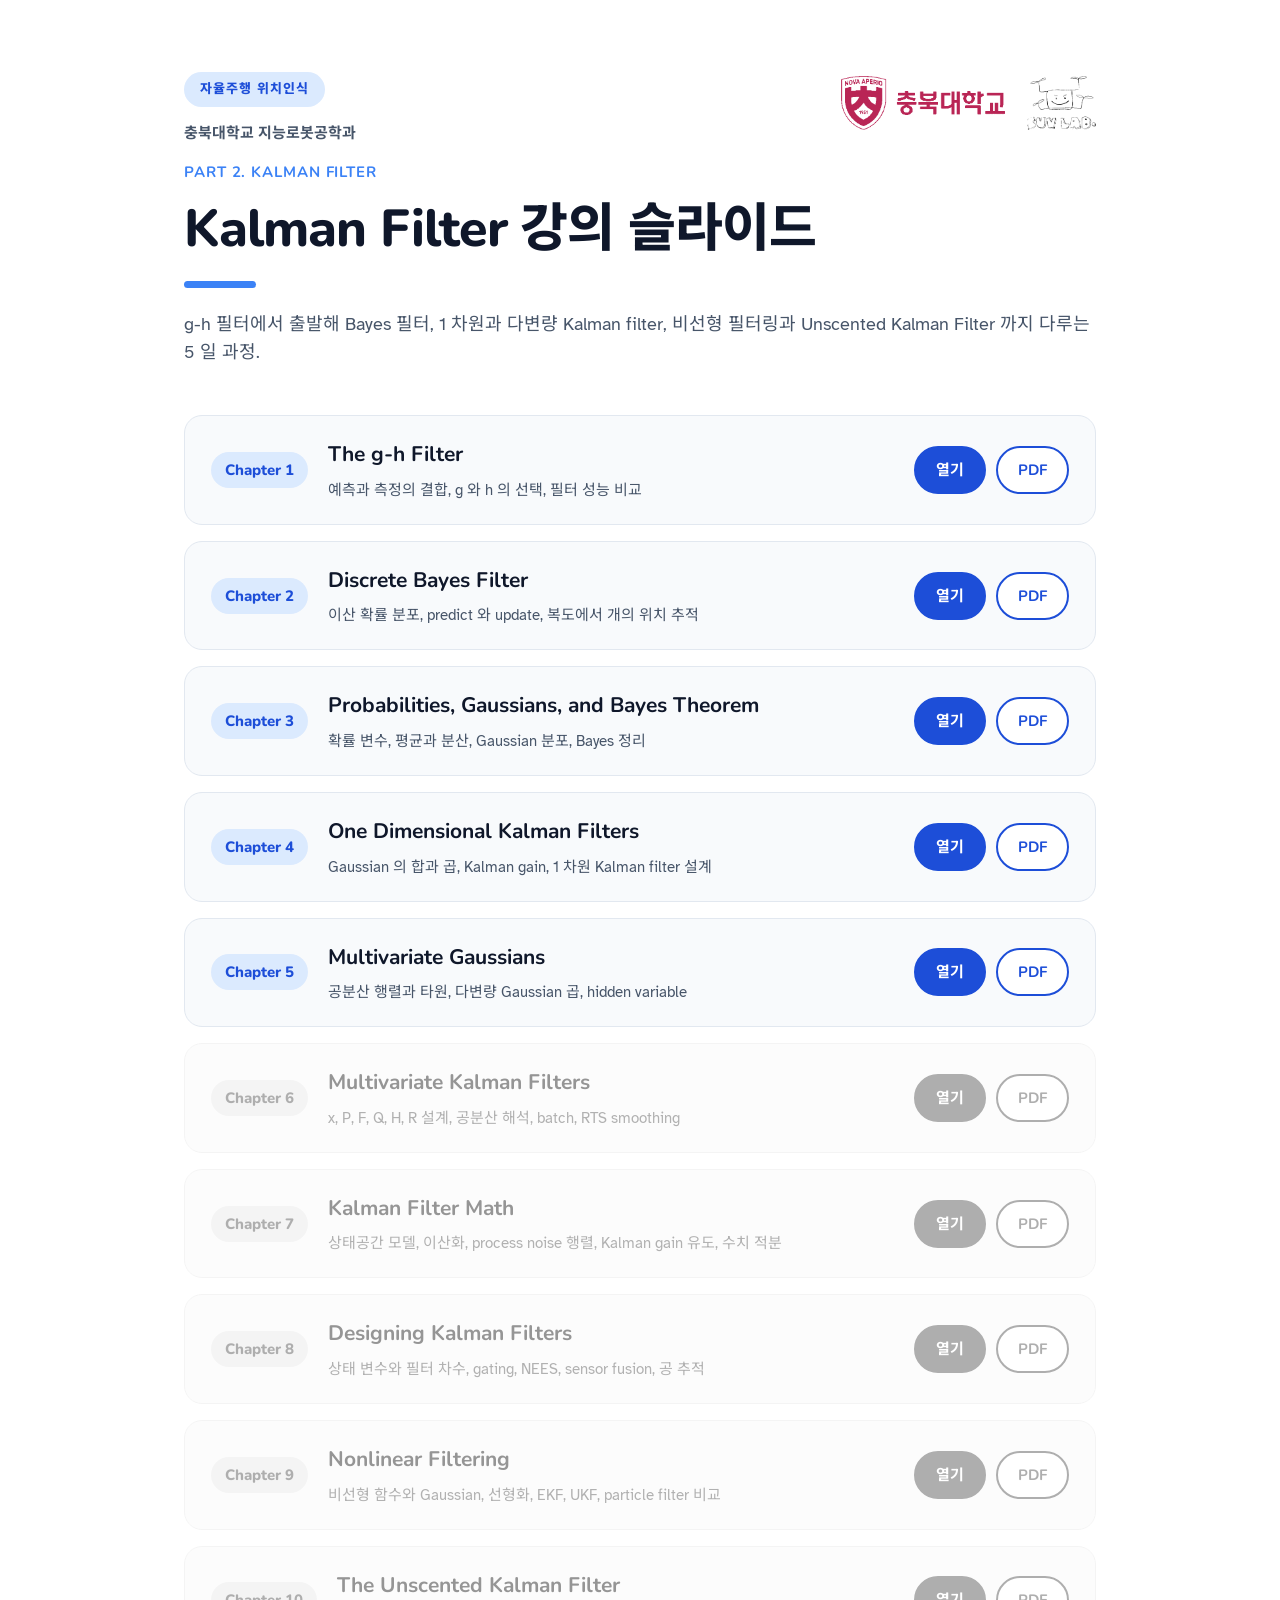
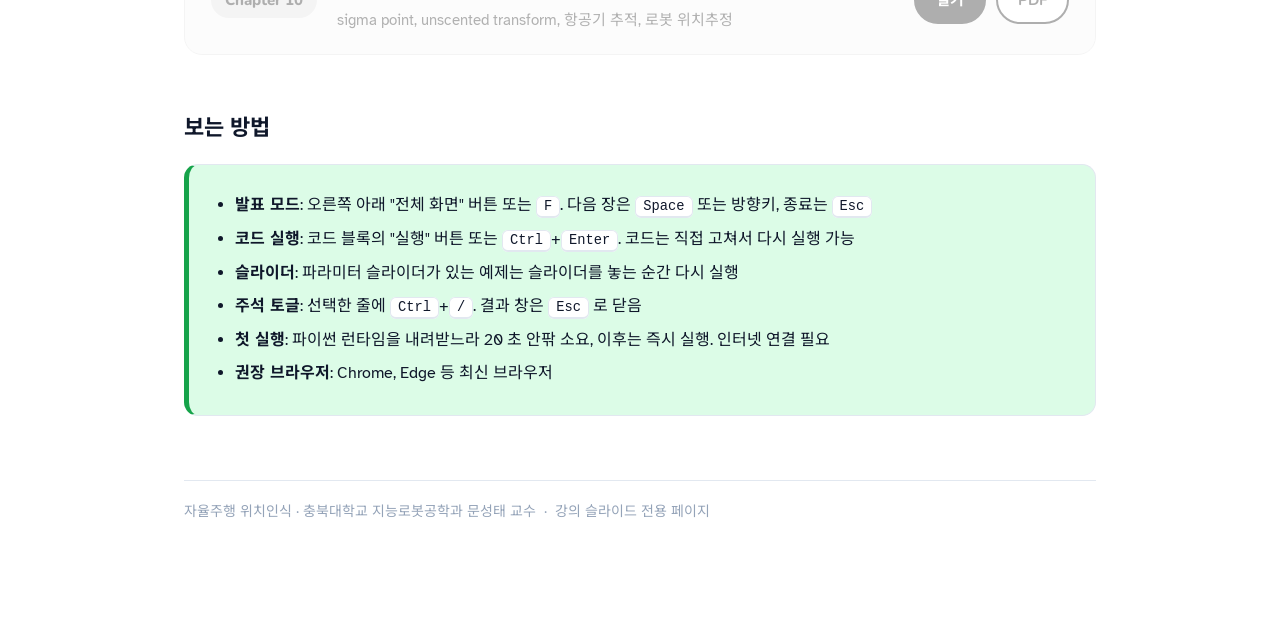
<file: index.html>
<!DOCTYPE html>
<html lang="ko"><head>
<meta charset="utf-8">
<meta name="viewport" content="width=device-width, initial-scale=1">
<title>자율주행 위치인식 - Kalman Filter 강의 슬라이드</title>
<link rel="icon" href="data:image/svg+xml,%3Csvg xmlns=%27http://www.w3.org/2000/svg%27 viewBox=%270 0 32 32%27%3E%3Crect width=%2732%27 height=%2732%27 rx=%278%27 fill=%27%231d4ed8%27/%3E%3Ctext x=%2716%27 y=%2723%27 font-size=%2720%27 text-anchor=%27middle%27 fill=%27white%27 font-family=%27sans-serif%27 font-weight=%27bold%27%3EK%3C/text%3E%3C/svg%3E">
<link rel="preconnect" href="https://fonts.googleapis.com">
<link rel="preconnect" href="https://fonts.gstatic.com" crossorigin>
<link href="https://fonts.googleapis.com/css2?family=Nunito:wght@400;600;700;800&family=Atkinson+Hyperlegible:wght@400;700&family=Noto+Sans+KR:wght@400;500;700&display=swap" rel="stylesheet">
<style>
:root {
  --sky: #3b82f6; --sky-deep: #1d4ed8; --sky-soft: #dbeafe;
  --leaf-deep: #16a34a; --leaf-soft: #dcfce7;
  --ink: #0f172a; --ink-muted: #475569; --ink-subtle: #94a3b8;
  --outline: #e2e8f0; --surface: #f8fafc;
  --font-display: 'Nunito', 'Noto Sans KR', sans-serif;
  --font-body: 'Atkinson Hyperlegible', 'Noto Sans KR', sans-serif;
  color-scheme: light;
}
* { box-sizing: border-box; }
body { margin: 0; background: #fff; color: var(--ink); font-family: var(--font-body); line-height: 1.6; }
.wrap { max-width: 960px; margin: 0 auto; padding: 72px 24px 96px; }
.kicker { font-family: var(--font-display); font-weight: 700; color: var(--sky); letter-spacing: 0.06em; font-size: 15px; }
h1 { font-family: var(--font-display); font-weight: 800; font-size: clamp(34px, 6vw, 52px); line-height: 1.15; margin: 14px 0 0; letter-spacing: -0.02em; }
.rule { width: 72px; height: 7px; border-radius: 999px; background: var(--sky); margin: 22px 0 0; }
.sub { color: var(--ink-muted); font-size: 18px; margin: 22px 0 0; }
h2 { font-family: var(--font-display); font-weight: 700; font-size: 22px; margin: 56px 0 18px; }
.deck-list { display: grid; gap: 16px; margin-top: 48px; }
.deck { display: flex; align-items: center; gap: 20px; flex-wrap: wrap; border: 1px solid var(--outline); border-radius: 18px; background: var(--surface); padding: 22px 26px; }
.deck-no { font-family: var(--font-display); font-weight: 800; font-size: 15px; color: var(--sky-deep); background: var(--sky-soft); border-radius: 999px; padding: 6px 14px; white-space: nowrap; }
.deck-main { flex: 1 1 320px; min-width: 0; }
.deck-title { font-family: var(--font-display); font-weight: 700; font-size: 21px; margin: 0; }
.deck-meta { color: var(--ink-muted); font-size: 15px; margin: 6px 0 0; }
.deck-links { display: flex; gap: 10px; }
a.btn { font-family: var(--font-display); font-weight: 700; font-size: 15px; text-decoration: none; border-radius: 999px; padding: 10px 20px; white-space: nowrap; color: #fff; background: var(--sky-deep); border: 2px solid var(--sky-deep); }
a.btn.ghost { color: var(--sky-deep); background: #fff; }
a.btn:hover { background: var(--sky); border-color: var(--sky); color: #fff; }
.deck.off { filter: grayscale(1); opacity: 0.45; }
.tips { border: 1px solid var(--outline); border-left: 5px solid var(--leaf-deep); border-radius: 14px; background: var(--leaf-soft); padding: 20px 26px; }
.tips ul { margin: 0; padding-left: 20px; }
.tips li { margin: 8px 0; }
kbd { font-family: ui-monospace, 'JetBrains Mono', monospace; font-size: 0.86em; background: #fff; border: 1px solid var(--outline); border-bottom-width: 2px; border-radius: 6px; padding: 2px 7px; }
.masthead { display: flex; align-items: flex-start; justify-content: space-between; gap: 28px; flex-wrap: wrap; margin-bottom: 8px; }
.masthead-logos { display: flex; align-items: center; gap: 22px; padding-top: 4px; }
.masthead-logos img { height: 54px; width: auto; display: block; }
.badge { display: inline-block; font-family: var(--font-display); font-weight: 800; font-size: 13px; letter-spacing: 0.08em; color: var(--sky-deep); background: var(--sky-soft); border-radius: 999px; padding: 7px 16px; }
.course { font-family: var(--font-display); font-weight: 700; color: var(--ink-muted); font-size: 15px; margin: 14px 0 0; }
@media (max-width: 620px) { .masthead-logos img { height: 36px; } .wrap { padding: 48px 16px 72px; } }
footer { margin-top: 64px; color: var(--ink-subtle); font-size: 14px; border-top: 1px solid var(--outline); padding-top: 20px; }
</style>
</head>
<body>
<div class="wrap">
  <div class="masthead">
    <div>
      <span class="badge">자율주행 위치인식</span>
      <p class="course">충북대학교 지능로봇공학과</p>
    </div>
    <div class="masthead-logos">
      <img src="./cbnu_logo.png" alt="충북대학교">
      <img src="./suvlab_logo.png" alt="SUV Lab">
    </div>
  </div>

  <p class="kicker">PART 2. KALMAN FILTER</p>
  <h1>Kalman Filter 강의 슬라이드</h1>
  <div class="rule"></div>
  <p class="sub">g-h 필터에서 출발해 Bayes 필터, 1 차원과 다변량 Kalman filter, 비선형 필터링과 Unscented Kalman Filter 까지 다루는 5&nbsp;일 과정.</p>

  <div class="deck-list">
    <div class="deck">
      <span class="deck-no">Chapter 1</span>
      <div class="deck-main">
        <p class="deck-title">The g-h Filter</p>
        <p class="deck-meta">예측과 측정의 결합, g 와 h 의 선택, 필터 성능 비교</p>
      </div>
      <div class="deck-links">
        <a class="btn" href="./ch1-gh-filter/">열기</a>
        <a class="btn ghost" href="./ch1-gh-filter/chapter01_The_g-h_Filter.pdf" download>PDF</a>
      </div>
    </div>
    <div class="deck">
      <span class="deck-no">Chapter 2</span>
      <div class="deck-main">
        <p class="deck-title">Discrete Bayes Filter</p>
        <p class="deck-meta">이산 확률 분포, predict 와 update, 복도에서 개의 위치 추적</p>
      </div>
      <div class="deck-links">
        <a class="btn" href="./ch2-discrete-bayes/">열기</a>
        <a class="btn ghost" href="./ch2-discrete-bayes/chapter02_Discrete_Bayes_Filter.pdf" download>PDF</a>
      </div>
    </div>
    <div class="deck">
      <span class="deck-no">Chapter 3</span>
      <div class="deck-main">
        <p class="deck-title">Probabilities, Gaussians, and Bayes Theorem</p>
        <p class="deck-meta">확률 변수, 평균과 분산, Gaussian 분포, Bayes 정리</p>
      </div>
      <div class="deck-links">
        <a class="btn" href="./ch3-gaussians/">열기</a>
        <a class="btn ghost" href="./ch3-gaussians/chapter03_Probabilities_Gaussians_and_Bayes_Theorem.pdf" download>PDF</a>
      </div>
    </div>
    <div class="deck">
      <span class="deck-no">Chapter 4</span>
      <div class="deck-main">
        <p class="deck-title">One Dimensional Kalman Filters</p>
        <p class="deck-meta">Gaussian 의 합과 곱, Kalman gain, 1 차원 Kalman filter 설계</p>
      </div>
      <div class="deck-links">
        <a class="btn" href="./ch4-1d-kalman/">열기</a>
        <a class="btn ghost" href="./ch4-1d-kalman/chapter04_One_Dimensional_Kalman_Filters_Student.pdf" download>PDF</a>
      </div>
    </div>
    <div class="deck">
      <span class="deck-no">Chapter 5</span>
      <div class="deck-main">
        <p class="deck-title">Multivariate Gaussians</p>
        <p class="deck-meta">공분산 행렬과 타원, 다변량 Gaussian 곱, hidden variable</p>
      </div>
      <div class="deck-links">
        <a class="btn" href="./ch5-multivariate-gaussians/">열기</a>
        <a class="btn ghost" href="./ch5-multivariate-gaussians/chapter05_Multivariate_Gaussians.pdf" download>PDF</a>
      </div>
    </div>
    <div class="deck off">
      <span class="deck-no">Chapter 6</span>
      <div class="deck-main">
        <p class="deck-title">Multivariate Kalman Filters</p>
        <p class="deck-meta">x, P, F, Q, H, R 설계, 공분산 해석, batch, RTS smoothing</p>
      </div>
      <div class="deck-links" inert>
        <a class="btn" href="./ch6-multivariate-kalman/">열기</a>
        <a class="btn ghost" href="./ch6-multivariate-kalman/chapter06_Multivariate_Kalman_Filters.pdf" download>PDF</a>
      </div>
    </div>
    <div class="deck off">
      <span class="deck-no">Chapter 7</span>
      <div class="deck-main">
        <p class="deck-title">Kalman Filter Math</p>
        <p class="deck-meta">상태공간 모델, 이산화, process noise 행렬, Kalman gain 유도, 수치 적분</p>
      </div>
      <div class="deck-links" inert>
        <a class="btn" href="./ch7-kalman-math/">열기</a>
        <a class="btn ghost" href="./ch7-kalman-math/chapter07_Kalman_Filter_Math.pdf" download>PDF</a>
      </div>
    </div>
    <div class="deck off">
      <span class="deck-no">Chapter 8</span>
      <div class="deck-main">
        <p class="deck-title">Designing Kalman Filters</p>
        <p class="deck-meta">상태 변수와 필터 차수, gating, NEES, sensor fusion, 공 추적</p>
      </div>
      <div class="deck-links" inert>
        <a class="btn" href="./ch8-designing-kf/">열기</a>
        <a class="btn ghost" href="./ch8-designing-kf/chapter08_Designing_Kalman_Filters.pdf" download>PDF</a>
      </div>
    </div>
    <div class="deck off">
      <span class="deck-no">Chapter 9</span>
      <div class="deck-main">
        <p class="deck-title">Nonlinear Filtering</p>
        <p class="deck-meta">비선형 함수와 Gaussian, 선형화, EKF, UKF, particle filter 비교</p>
      </div>
      <div class="deck-links" inert>
        <a class="btn" href="./ch9-nonlinear/">열기</a>
        <a class="btn ghost" href="./ch9-nonlinear/chapter09_Nonlinear_Filtering.pdf" download>PDF</a>
      </div>
    </div>
    <div class="deck off">
      <span class="deck-no">Chapter 10</span>
      <div class="deck-main">
        <p class="deck-title">The Unscented Kalman Filter</p>
        <p class="deck-meta">sigma point, unscented transform, 항공기 추적, 로봇 위치추정</p>
      </div>
      <div class="deck-links" inert>
        <a class="btn" href="./ch10-ukf/">열기</a>
        <a class="btn ghost" href="./ch10-ukf/chapter10_The_Unscented_Kalman_Filter.pdf" download>PDF</a>
      </div>
    </div>
  </div>

  <h2>보는 방법</h2>
  <div class="tips">
    <ul>
      <li><b>발표 모드</b>: 오른쪽 아래 "전체 화면" 버튼 또는 <kbd>F</kbd>. 다음 장은 <kbd>Space</kbd> 또는 방향키, 종료는 <kbd>Esc</kbd></li>
      <li><b>코드 실행</b>: 코드 블록의 "실행" 버튼 또는 <kbd>Ctrl</kbd>+<kbd>Enter</kbd>. 코드는 직접 고쳐서 다시 실행 가능</li>
      <li><b>슬라이더</b>: 파라미터 슬라이더가 있는 예제는 슬라이더를 놓는 순간 다시 실행</li>
      <li><b>주석 토글</b>: 선택한 줄에 <kbd>Ctrl</kbd>+<kbd>/</kbd>. 결과 창은 <kbd>Esc</kbd> 로 닫음</li>
      <li><b>첫 실행</b>: 파이썬 런타임을 내려받느라 20 초 안팎 소요, 이후는 즉시 실행. 인터넷 연결 필요</li>
      <li><b>권장 브라우저</b>: Chrome, Edge 등 최신 브라우저</li>
    </ul>
  </div>

  <footer>자율주행 위치인식 · 충북대학교 지능로봇공학과 문성태 교수 &nbsp;·&nbsp; 강의 슬라이드 전용 페이지</footer>
</div>
</body></html>
</file>
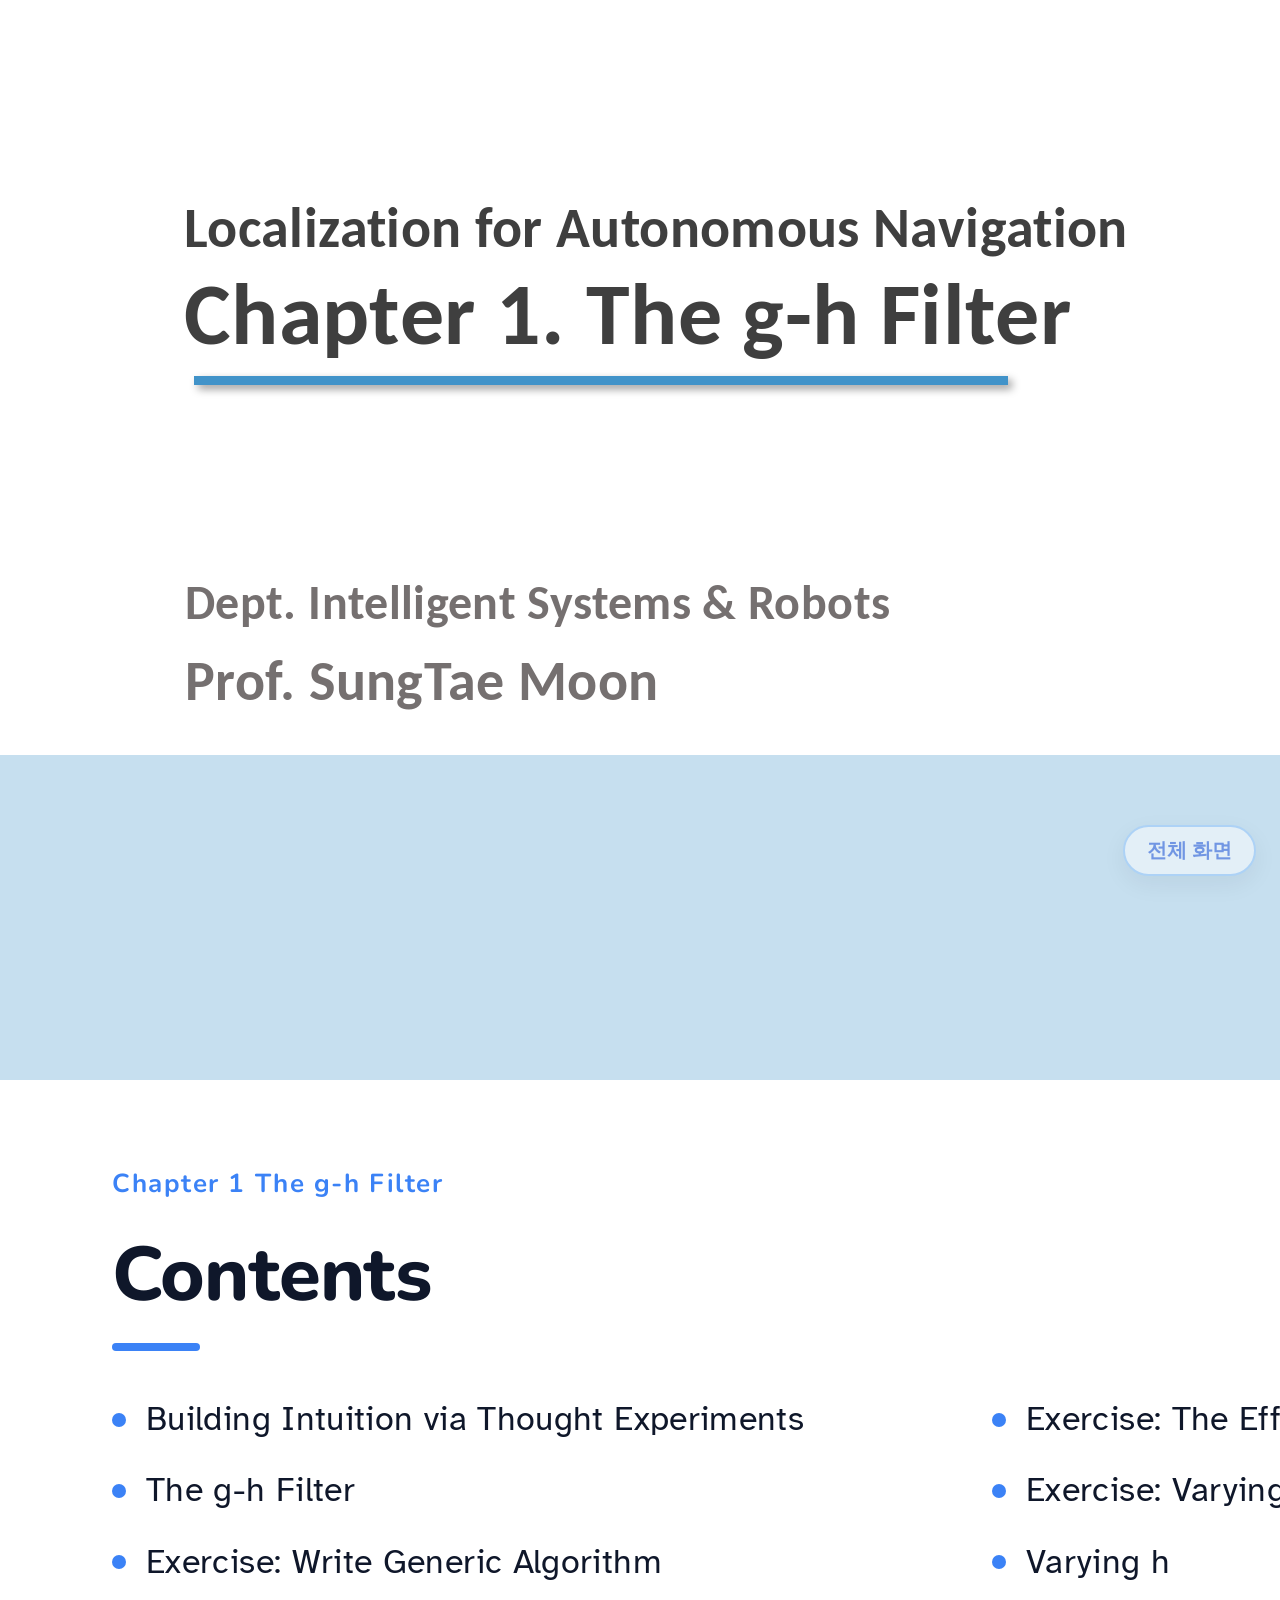
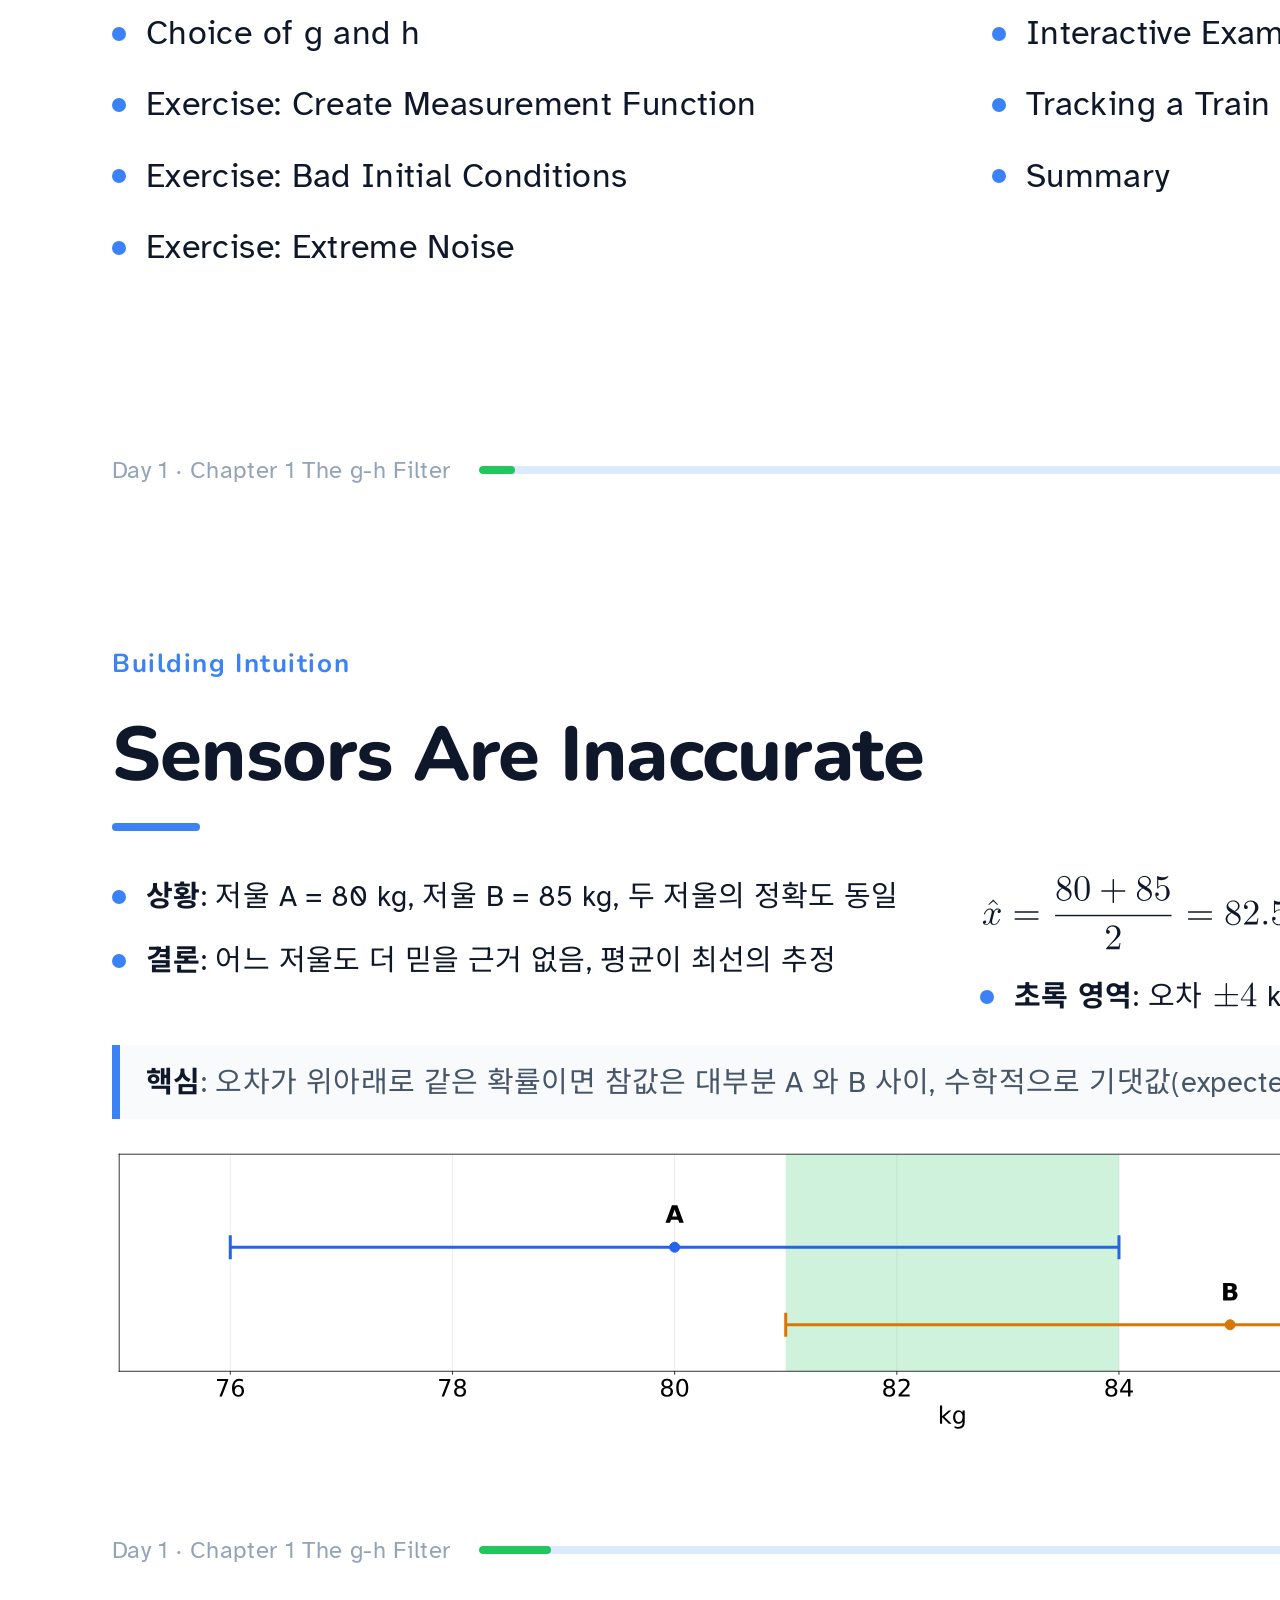
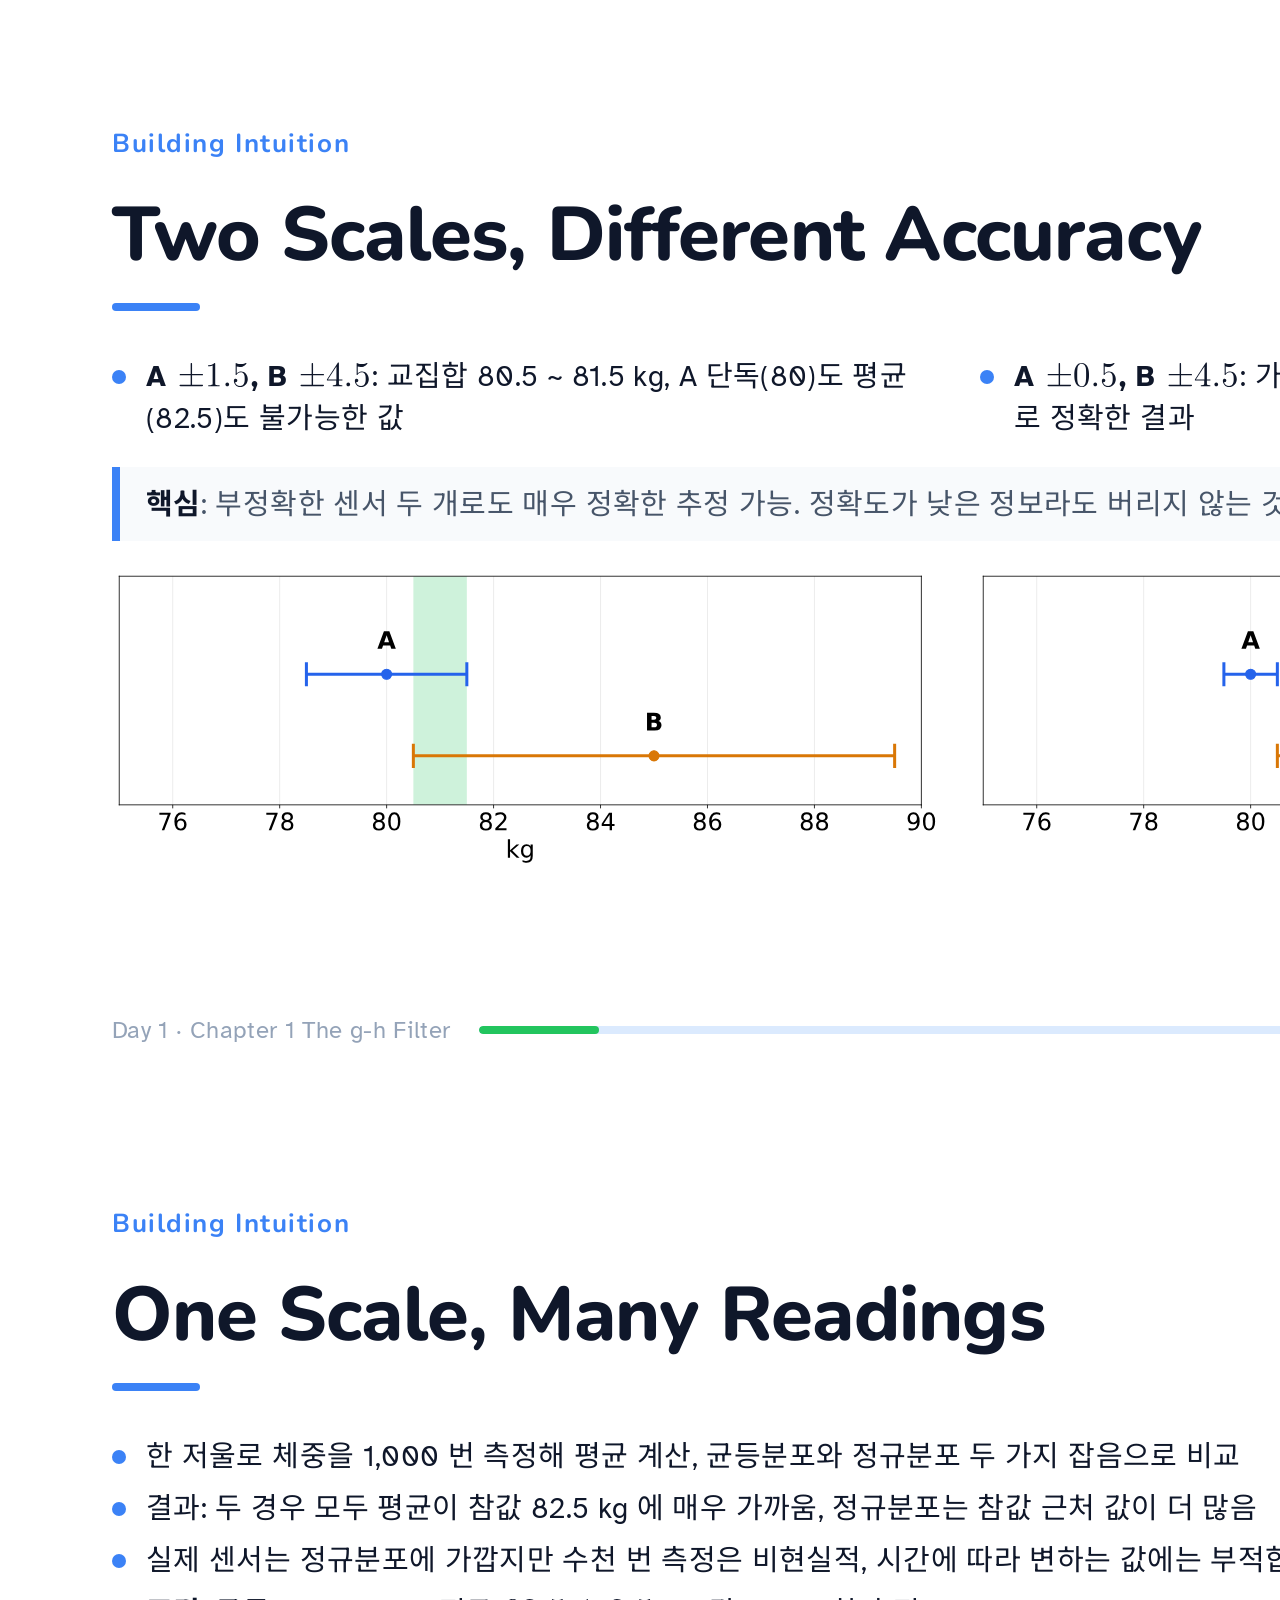
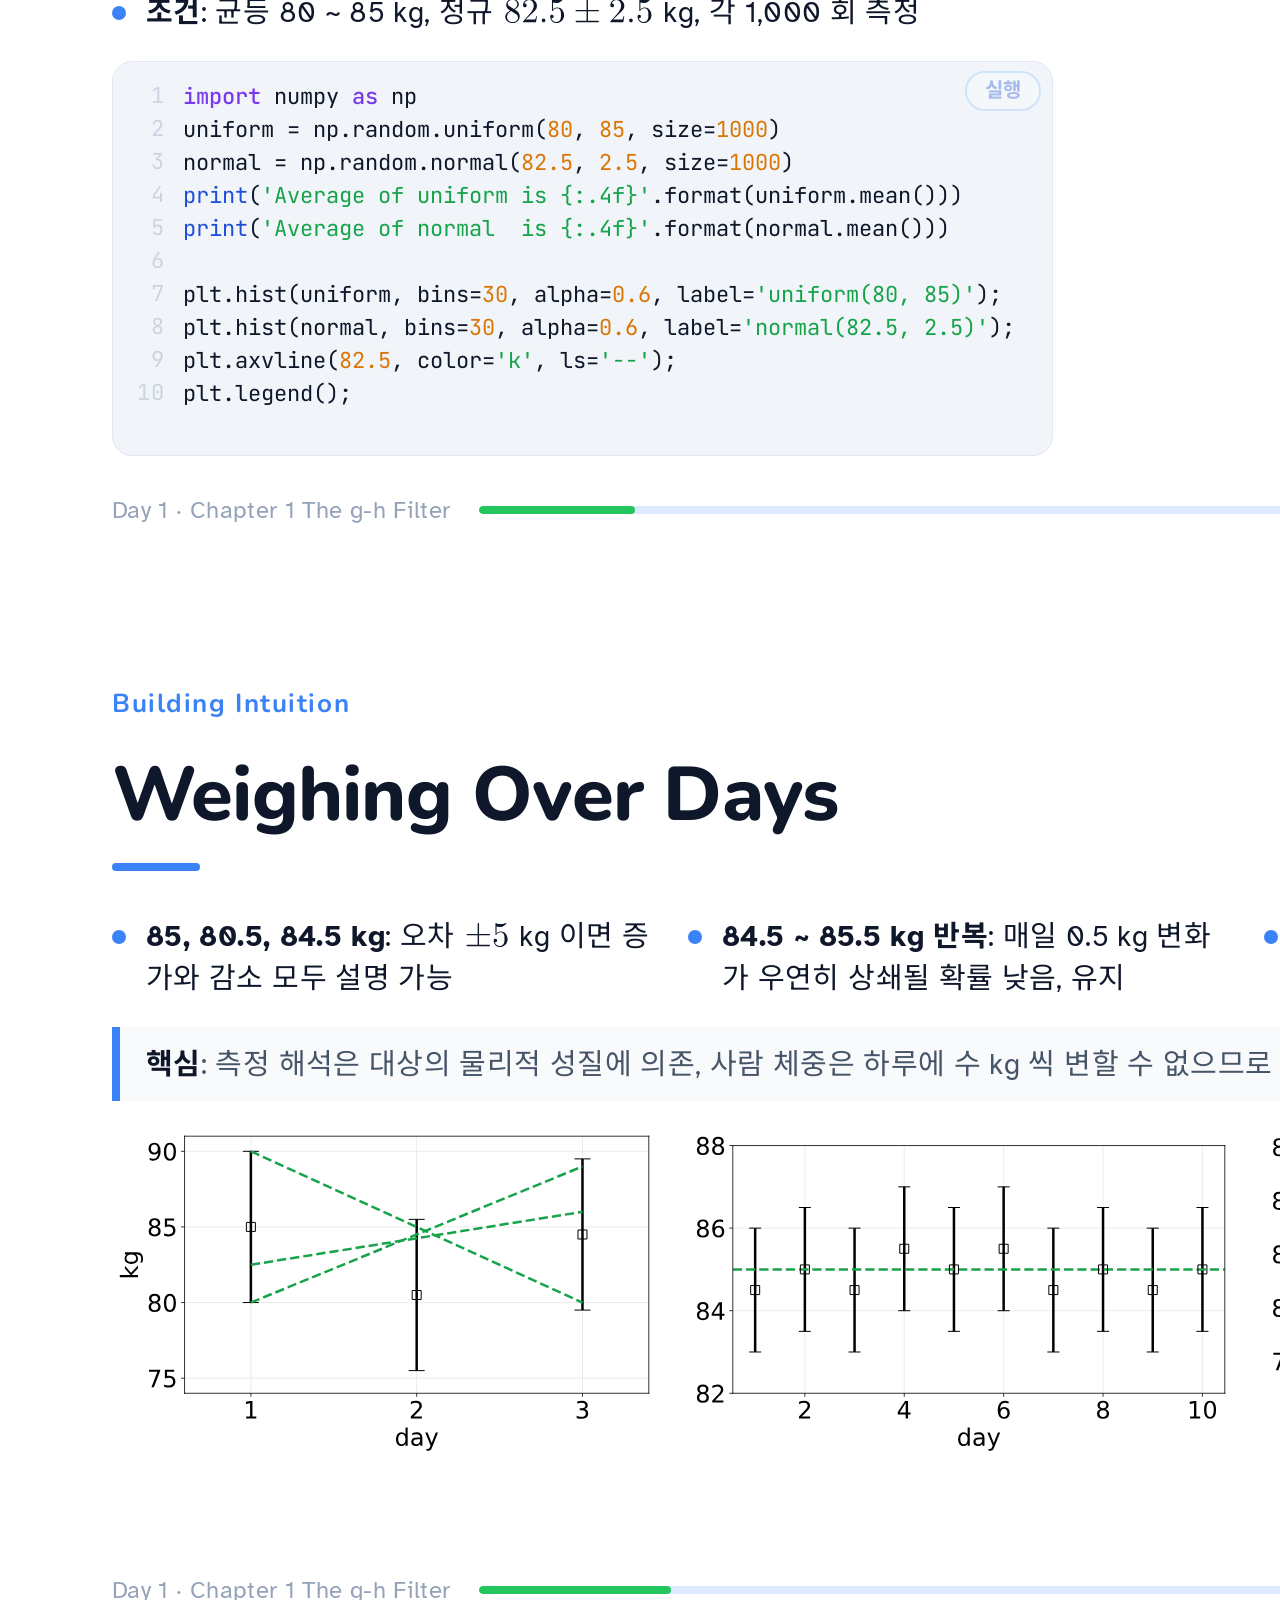
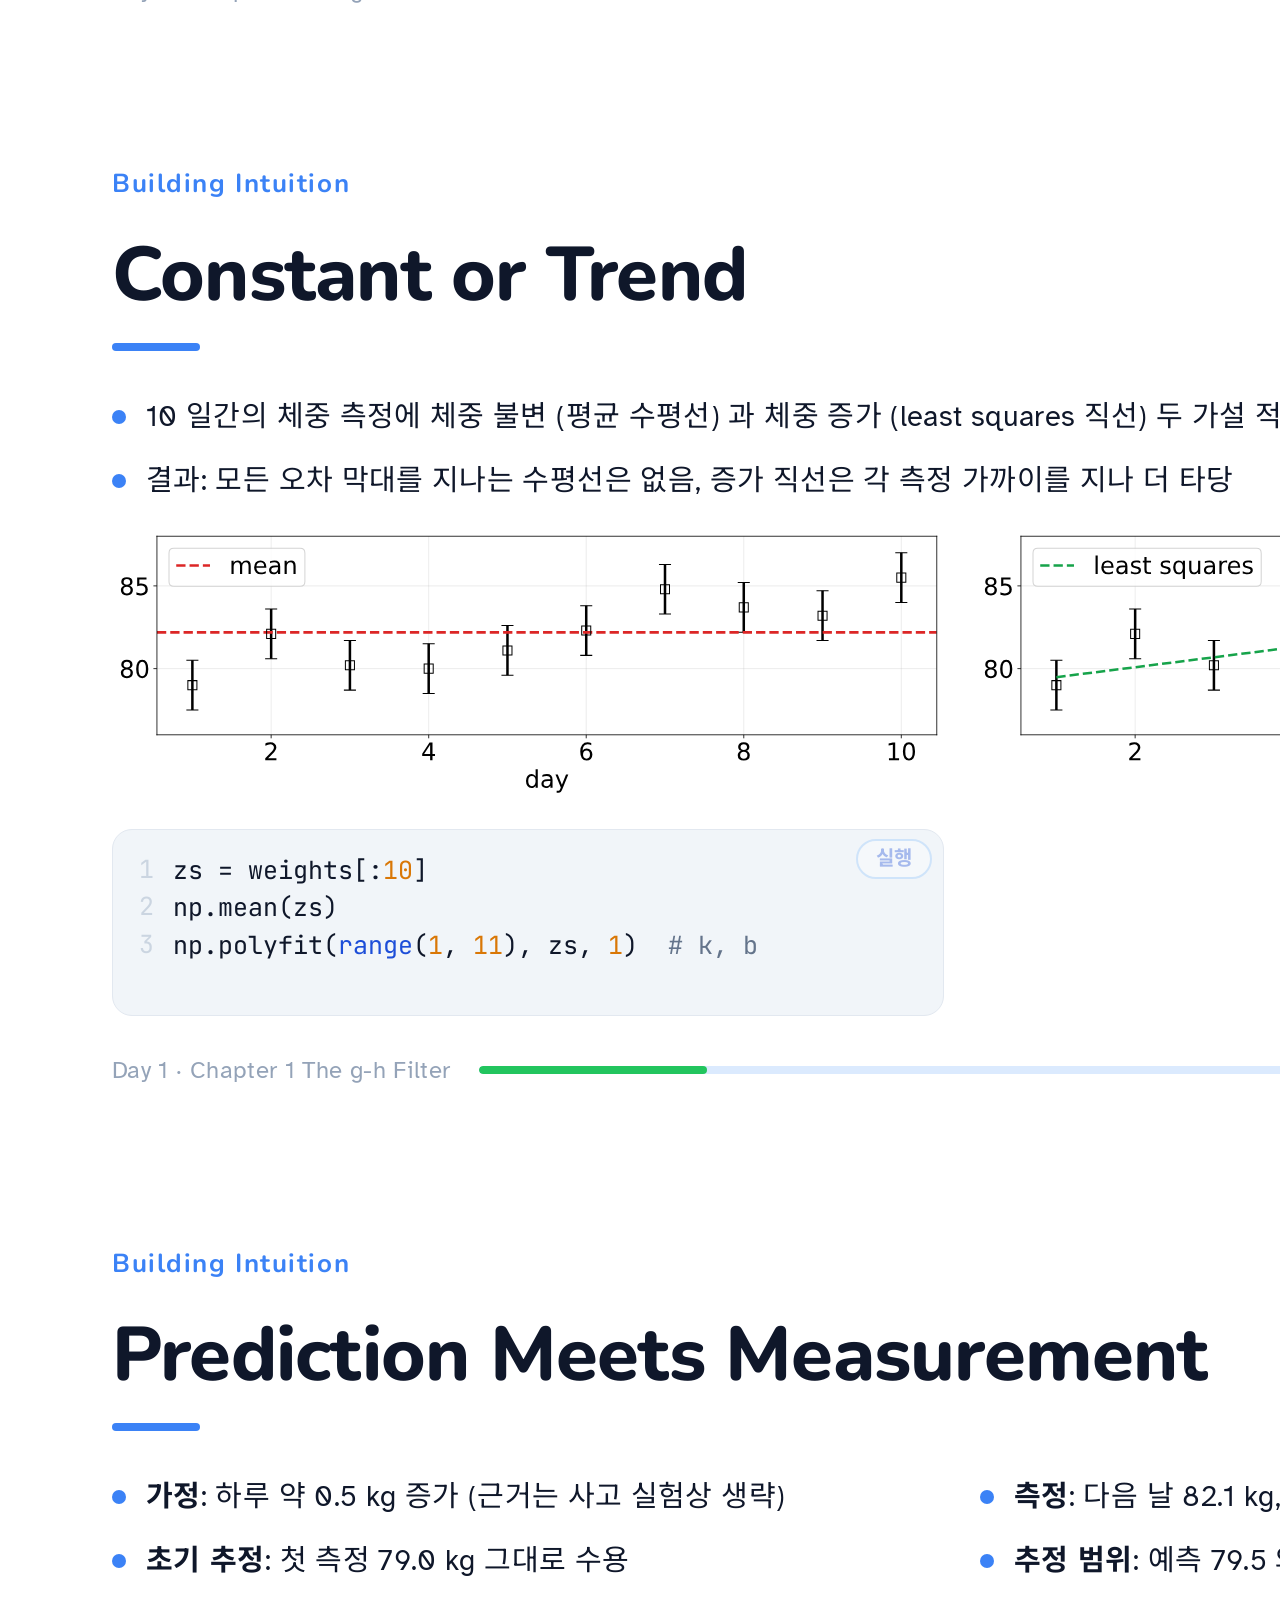
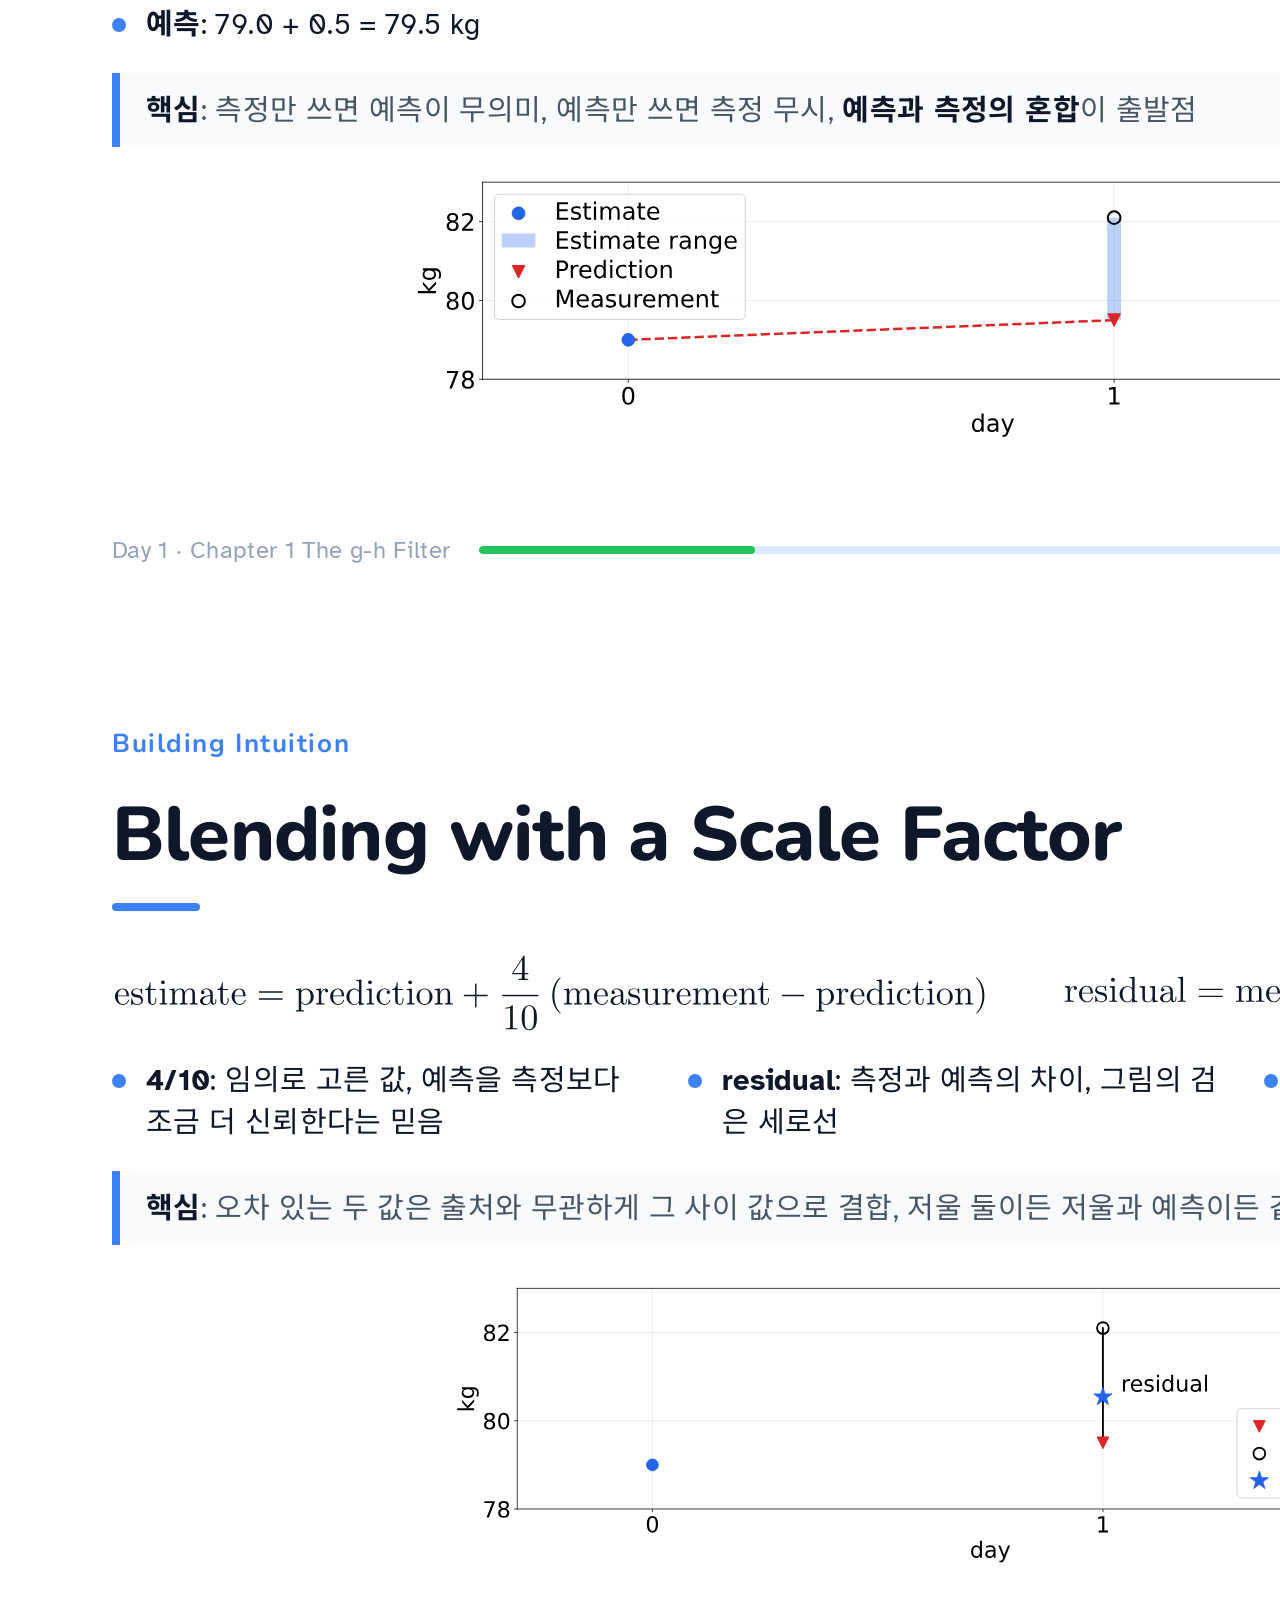
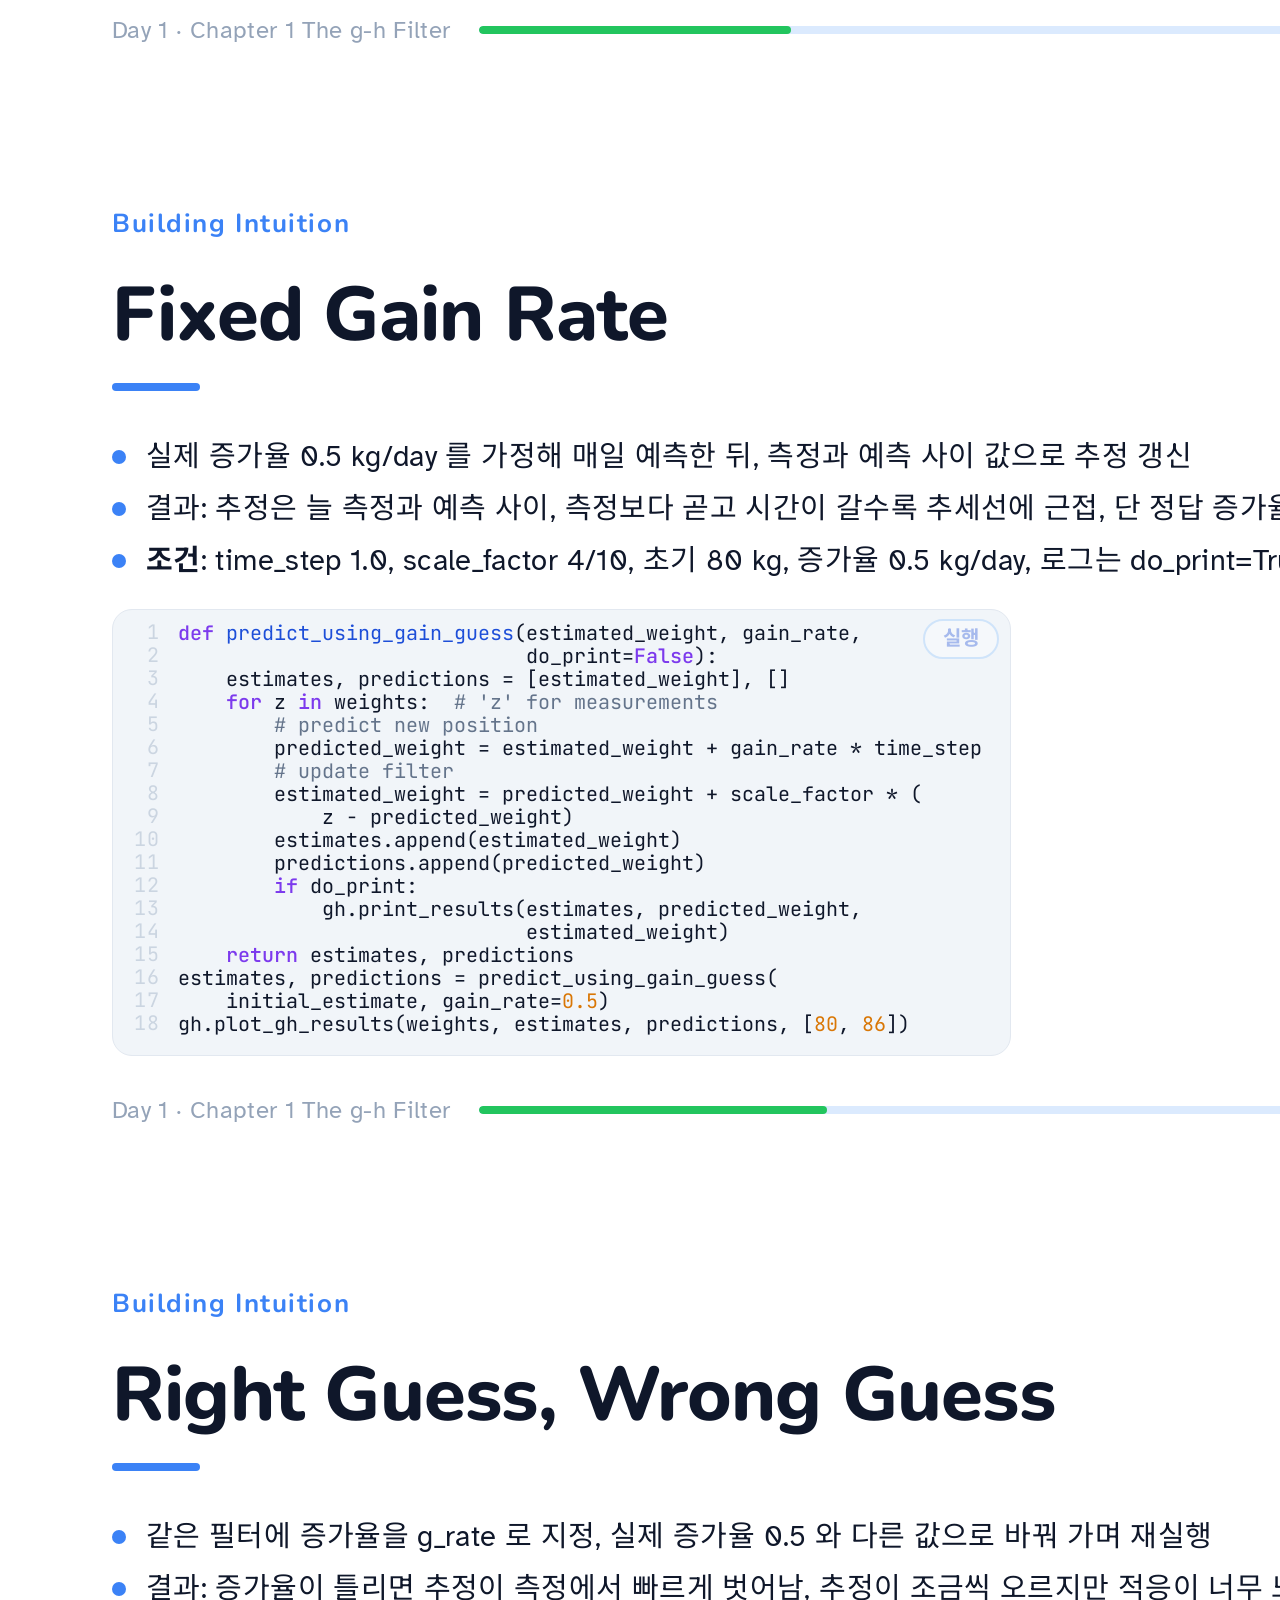
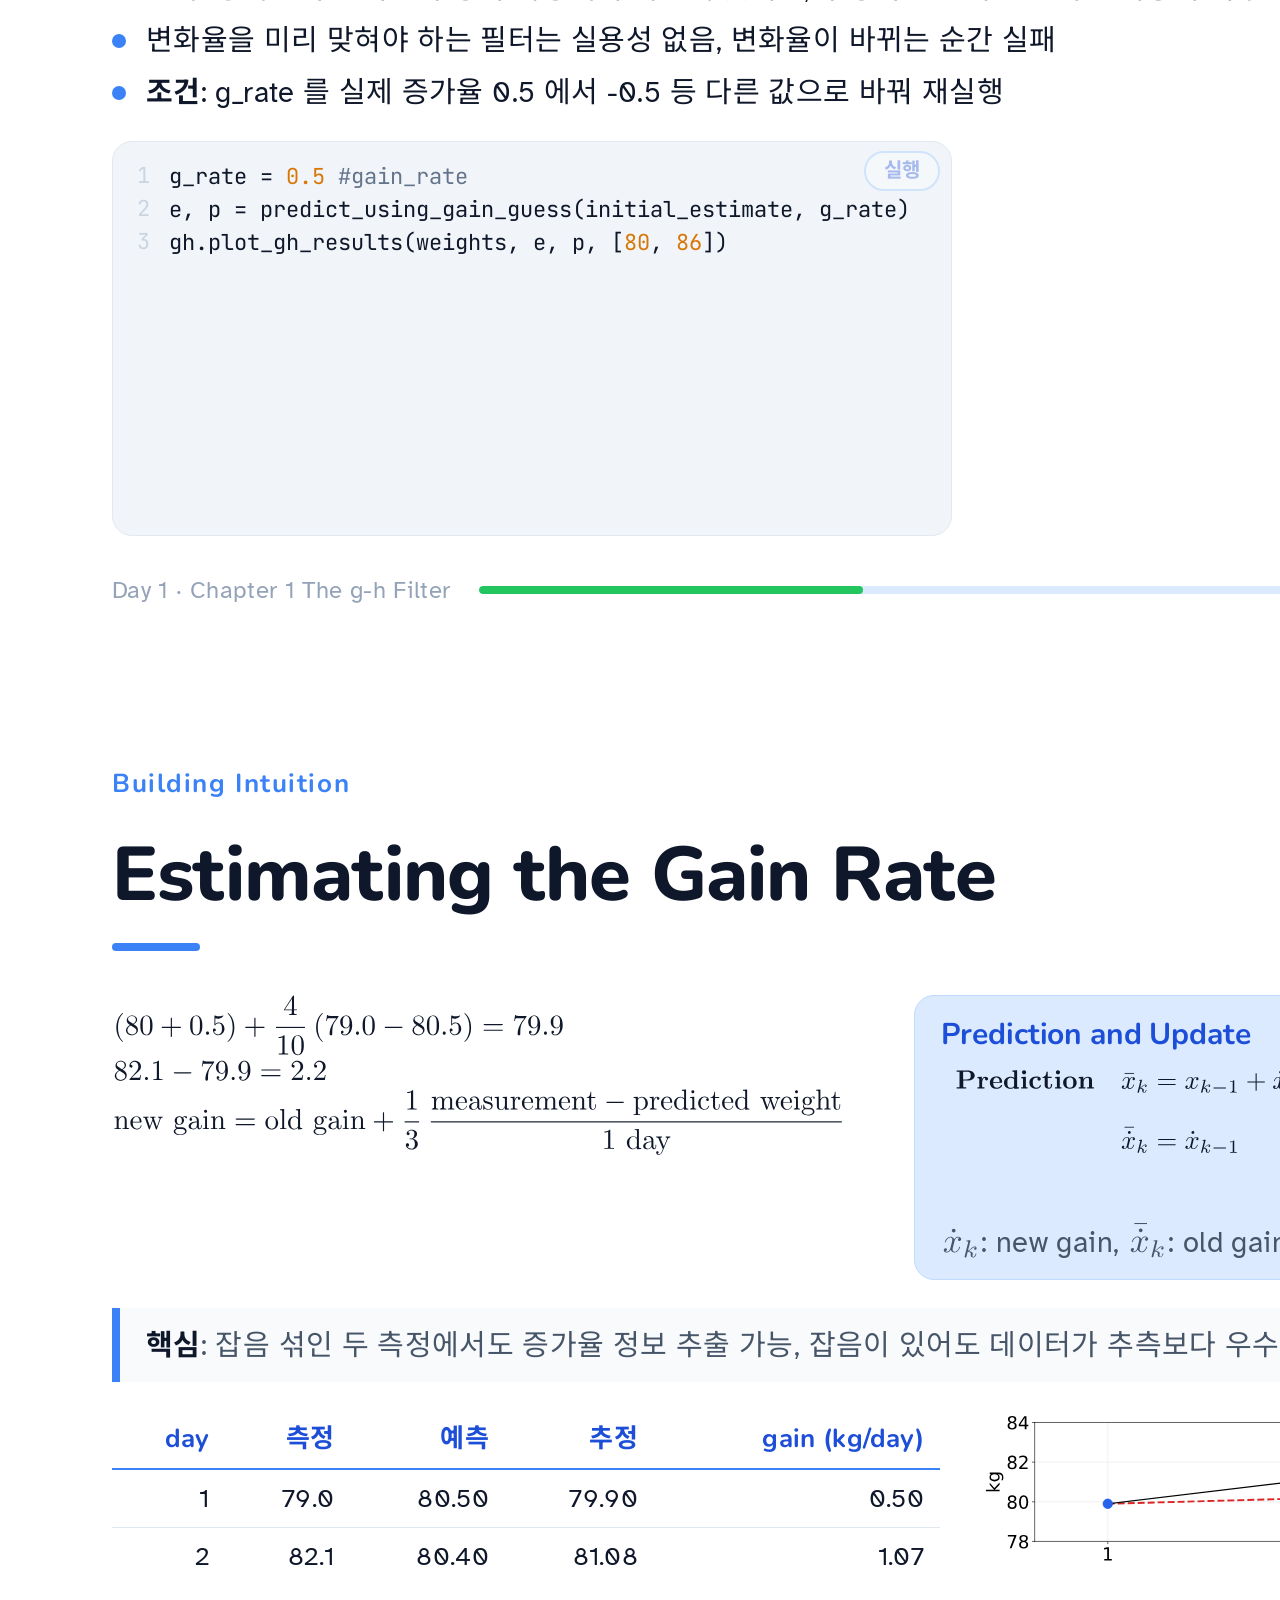
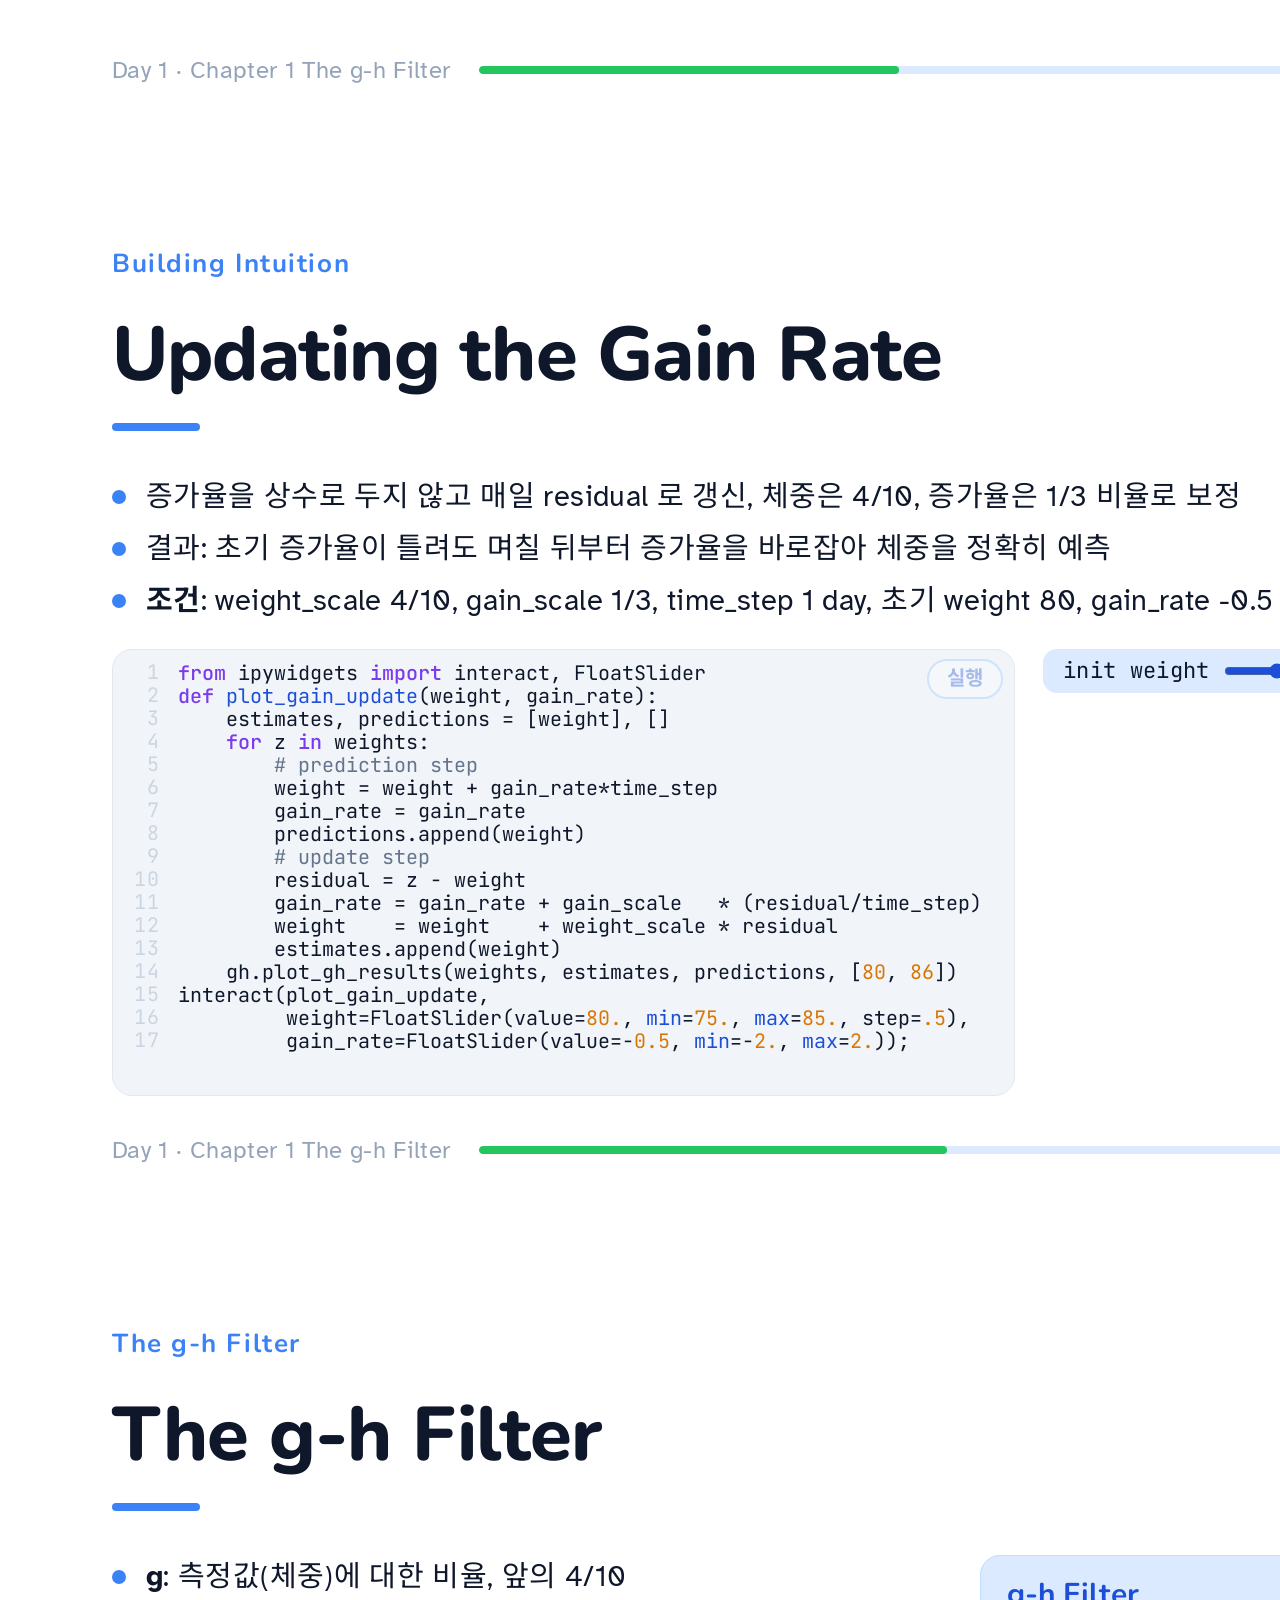
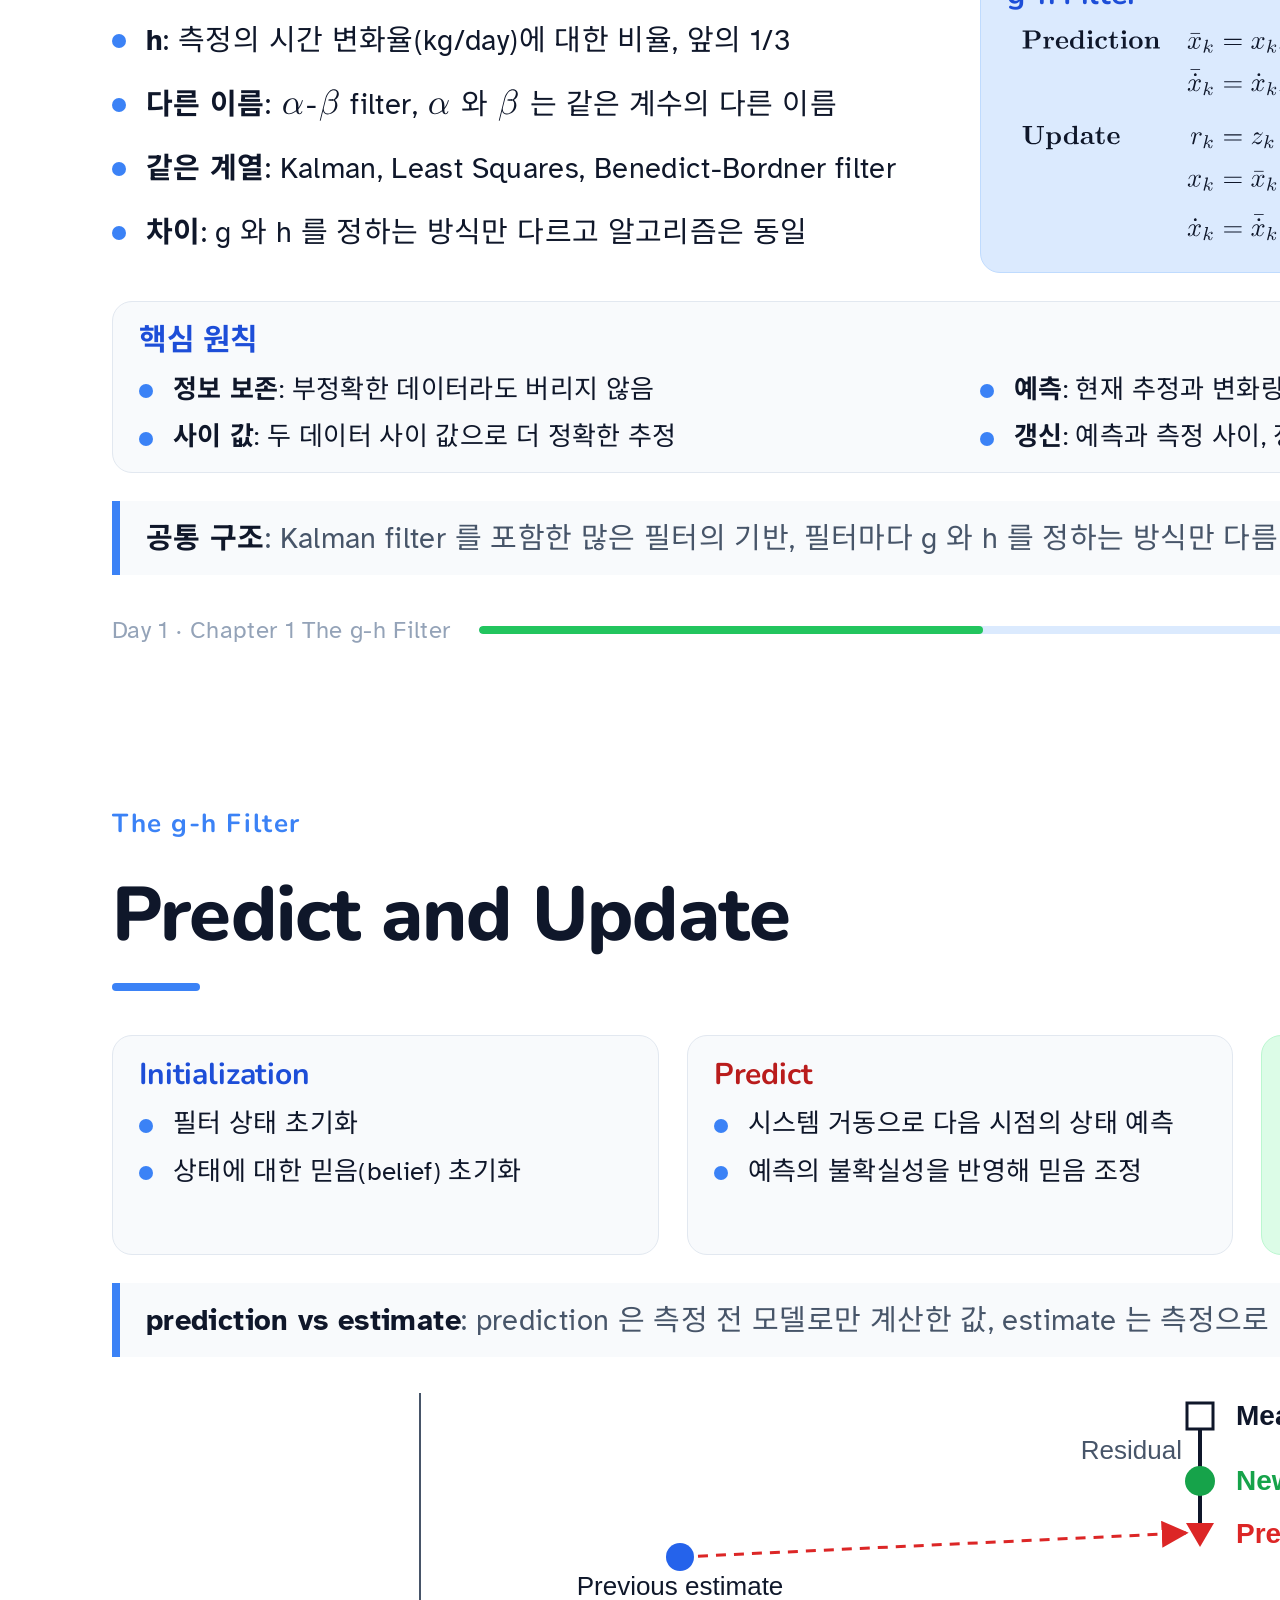
<file: ch1-gh-filter/index.html>
<!DOCTYPE html>
<html lang="ko"><head>
<meta charset="utf-8">
<meta name="viewport" content="width=device-width, initial-scale=1">
<title>Chapter 1 The g-h Filter</title>
<link rel="preconnect" href="https://fonts.googleapis.com">
<link rel="preconnect" href="https://fonts.gstatic.com" crossorigin="crossorigin">
<link href="https://fonts.googleapis.com/css2?family=Nunito:wght@400;600;700;800&amp;family=Atkinson+Hyperlegible:wght@400;700&amp;family=Carlito:wght@400;700&amp;family=JetBrains+Mono:wght@400;500;700&amp;family=Noto+Sans+KR:wght@400;500;700;900&amp;display=swap" rel="stylesheet">
<link rel="stylesheet" href="./deck.css">
<script src="./pylib.js"></script>
<script defer="" src="./deck.js"></script>
<script type="text/x-deck-preamble">
import numpy as np
import matplotlib.pyplot as plt
from numpy.random import randn
from contextlib import contextmanager
from types import SimpleNamespace

np.random.seed(7)
plt.rcParams['axes.prop_cycle'] = plt.cycler(
    color=['#2563eb', '#d97706', '#16a34a', '#dc2626', '#7c3aed'])
plt.rcParams['axes.grid'] = True
import builtins
plt.rcParams['figure.figsize'] = builtins.__dict__.get('_deck_figsize') or (6.4, 4)  # fills the result box
plt.rcParams['font.size'] = 14
plt.rcParams['grid.alpha'] = 0.3

weights = [79.0, 82.1, 80.2, 80.0, 81.1, 82.3,
           84.8, 83.7, 83.2, 85.5, 85.6, 86.3]  # kg (book: lbs x 0.5)

# Plot helpers used by the slides (display only).
def plot_errorbars(bars, xlims, ylims=(-1, 1)):
    ax = plt.gca()
    lo = max(x - e for x, e, _ in bars)
    hi = min(x + e for x, e, _ in bars)
    if lo <= hi:
        ax.axvspan(lo, hi, color='#22c55e', alpha=0.22, lw=0)
    for i, (x, err, label) in enumerate(bars):
        y = len(bars) - 1 - i
        ax.errorbar(x, y, xerr=err, fmt='o', capsize=12, capthick=3, lw=3, ms=10)
        ax.text(x, y + 0.25, label, ha='center', va='bottom', fontweight='bold')
    ax.set_xlim(xlims)
    ax.set_ylim(-0.6, len(bars) - 0.1 + 0.3)
    ax.set_yticks([])
    ax.set_xlabel('kg')

def plot_measurements(xs, ys=None, color='k', lw=1, label='Measurements', lines=False, **kws):
    if ys is None:
        xs, ys = range(len(xs)), xs
    if lines:
        plt.plot(xs, ys, color=color, lw=lw, ls='--', label=label, **kws)
    else:
        plt.scatter(xs, ys, edgecolor=color, facecolor='none', lw=lw * 1.5, label=label, **kws)

def plot_filter(xs, ys=None, c='C0', label='Filter', var=None, **kws):
    if ys is None:
        xs, ys = range(len(xs)), xs
    plt.plot(xs, ys, color=c, label=label, **kws)

def plot_track(xs, ys=None, label='Track', c='k', lw=2, **kws):
    if ys is None:
        xs, ys = range(len(xs)), xs
    plt.plot(xs, ys, color=c, lw=lw, ls=':', label=label, **kws)

def plot_g_h_results(measurements, filtered_data, title='', z_label='Measurements', **kws):
    if filtered_data is None:
        print('filtered_data is None - g_h_filter return 값 확인 필요')
        return
    plot_filter(filtered_data, **kws)
    plot_measurements(measurements, label=z_label)
    plt.legend(loc=4)
    plt.title(title)
    plt.gca().set_xlim(left=0, right=len(measurements))

def set_labels(title=None, x=None, y=None):
    plt.title(title)
    plt.xlabel(x)
    plt.ylabel(y)

@contextmanager
def figsize(x=10, y=4):
    yield

def plot_gh_results(weights, estimates, predictions, actual):
    n = len(weights)
    days = range(1, n + 1)
    plot_track([0, n], actual, label='Actual weight', lw=1.5)
    plt.plot(range(n + 1), estimates, color='C0', lw=3, label='Estimates')
    plt.scatter(days, predictions, color='C3', marker='v', label='Predictions')
    plot_measurements(days, weights)
    plt.legend(loc=4)
    plt.xlabel('day')
    plt.ylabel('weight (kg)')

def print_results(estimates, prediction, weight):
    print('previous estimate: {:.2f}, prediction: {:.2f}, estimate {:.2f}'.format(
        estimates[-2], prediction, weight))

plots = SimpleNamespace(
    plot_errorbars=plot_errorbars, plot_measurements=plot_measurements,
    plot_filter=plot_filter, plot_track=plot_track, set_labels=set_labels,
    figsize=figsize, set_figsize=lambda *a, **k: None)
gh = SimpleNamespace(plot_gh_results=plot_gh_results, print_results=print_results,
                     plot_g_h_results=plot_g_h_results)
</script>
<style>
@page { size: 1920px 1080px; margin: 0; }
html, body { margin: 0; padding: 0; background: #fff; }
:root { color-scheme: light; }
deck-stage { display: block; }
.slide {
  width: 1920px; height: 1080px; overflow: hidden; box-sizing: border-box;
  break-after: page; page-break-after: always;
}
.slide:last-child { break-after: auto; page-break-after: auto; }
/* one key point per slide */
/* step labels beside the filter equations */
.step { font-size: 28px; color: var(--sky-deep); }
/* day-by-day filter table beside a figure */
.gain-tbl { font-size: 26px; align-self: center; }
.gain-tbl th, .gain-tbl td { padding: 12px 16px; text-align: right; line-height: 1.3; }
.point { margin: 0; padding: 16px 26px; border-left: 8px solid var(--sky); background: var(--surface);
  border-radius: 0 16px 16px 0; font-size: 29px; line-height: 1.45; color: var(--ink-muted); }
.point b { color: var(--ink); }
pre.dense { line-height: 1.32; }
pre.denser { line-height: 1.27; }
.ul.contents { gap: 22px; }
.ul.brief { gap: 10px; }
.ul.contents li { font-size: 34px; }
.ul.contents.many { gap: 14px; }
.ul.contents.many li { font-size: 31px; }
pre.densest { line-height: 1.22; }
pre.xxs { font-size: 22px; padding: 18px 24px; }
pre.tightest { line-height: 1.15; }
pre.xxxs { font-size: 20px; padding: 12px 22px; }
.card.tight { padding: 16px 26px; gap: 8px; }
.card.tight .card-h { font-size: 30px; }
.card.tight .ul { gap: 10px; }
.card.tight .ul li { font-size: 26px; }
.cell { min-width: 0; min-height: 0; display: flex; flex-direction: column; }
.cell > div { flex: 1 1 auto; }
/* a code/result row takes the height left on the slide; deck.js shrinks long code to fit, never scrolls */
.cell > .code-wrap { display: flex; flex-direction: column; min-height: 0; }
.cell > pre.code, .cell > .code-wrap > pre.code { flex: 1 1 auto; min-height: 0; overflow: hidden; }
.run-slot { flex: 1 1 auto; min-height: 140px; }
.body > .run-slot { flex: 0 0 auto; }
[data-sliders] { display: grid; grid-template-columns: repeat(auto-fit, minmax(340px, 1fr)); gap: 4px 28px;
  padding: 8px 20px; background: var(--sky-soft); border-radius: 14px; }
.slider-row { display: grid; grid-template-columns: max-content 1fr 72px; align-items: center; gap: 12px;
  font-family: var(--font-mono); font-size: 22px; line-height: 1.25; color: var(--ink); font-variant-ligatures: none; }
.slider-row input { width: 100%; accent-color: var(--sky-deep); cursor: pointer; }
.slider-val { text-align: right; color: var(--sky-deep); font-weight: 700; }
figure.fig img { max-height: none; }
.formula { font-size: 30px; }
.wbar { display: grid; grid-template-columns: 190px 1fr; align-items: center; gap: 14px; font-size: 24px; color: var(--ink-muted); }
.wbar i { display: block; height: 22px; border-radius: 999px; background: var(--coral); }
.wbar.meas i { background: var(--ink); }
.card .ul li { font-size: 26px; }
</style>
</head>
<body>
<deck-stage>
<section class="slide cover" data-label="Cover" data-screen-label="Cover">
  <img class="cover-coss" src="./coss_logo.png" alt="COSS">
  <img class="cover-cbnu" src="./cbnu_cover.png" alt="CBNU">
  <p class="cover-course">Localization for Autonomous Navigation</p>
  <h1 class="cover-title">Chapter 1. The g-h Filter</h1>
  <div class="cover-rule"></div>
  <p class="cover-by">Dept. Intelligent Systems &amp; Robots<b>Prof. SungTae Moon</b></p>
</section>
<section class="slide" data-label="01 Contents" data-screen-label="01 Contents">
<header class="head"><span class="kicker">Chapter 1 The g-h Filter</span><span class="folio">01</span></header>
<h2 class="title">Contents</h2>
<div class="rule"></div>
<div class="body"><div style="display:grid;grid-template-columns:1fr 1fr;gap:64px;min-height:0;"><div class="cell"><ul class="ul contents"><li>Building Intuition via Thought Experiments</li><li>The g-h Filter</li><li>Exercise: Write Generic Algorithm</li><li>Choice of g and h</li><li>Exercise: Create Measurement Function</li><li>Exercise: Bad Initial Conditions</li><li>Exercise: Extreme Noise</li></ul></div><div class="cell"><ul class="ul contents"><li>Exercise: The Effect of Acceleration</li><li>Exercise: Varying g</li><li>Varying h</li><li>Interactive Example</li><li>Tracking a Train</li><li>Summary</li></ul></div></div></div>
<footer class="foot"><span class="foot-sec">Day 1 · Chapter 1 The g-h Filter</span><div class="bar"><i style="width:3%"></i></div><span class="foot-num">01 / 31</span></footer>
</section>
<section class="slide" data-label="02 Sensors Are Inaccurate" data-screen-label="02 Sensors Are Inaccurate">
<header class="head"><span class="kicker">Building Intuition</span><span class="folio">02</span></header>
<h2 class="title">Sensors Are Inaccurate</h2>
<div class="rule"></div>
<div class="body"><div style="display:grid;grid-template-columns:1fr 1fr;gap:40px;min-height:0;"><div class="cell"><ul class="ul"><li><strong>상황</strong>: 저울 A = 80 kg, 저울 B = 85 kg, 두 저울의 정확도 동일</li><li><strong>결론</strong>: 어느 저울도 더 믿을 근거 없음, 평균이 최선의 추정</li></ul></div><div class="cell"><div style="display:flex;flex-direction:column;gap:24px;min-width:0"><div class="formula"><svg class="tex" xmlns="http://www.w3.org/2000/svg" xmlns:xlink="http://www.w3.org/1999/xlink" viewBox="-.5 -13.66 85.465 20.994" role="img" aria-label="\hat{x} = \frac{80 + 85}{2} = 82.5" fill="currentColor" style="width:10.341em;height:2.540em;vertical-align:-0.887em;display:inline-block;overflow:visible">
<defs>
<path id='t0df5ff2c54df-g0-58' d='M1.913-.528C1.913-.817 1.674-1.056 1.385-1.056S.857-.817 .857-.528S1.096 0 1.385 0S1.913-.239 1.913-.528Z'/>
<path id='t0df5ff2c54df-g0-120' d='M3.328-3.009C3.387-3.268 3.616-4.184 4.314-4.184C4.364-4.184 4.603-4.184 4.812-4.055C4.533-4.005 4.334-3.756 4.334-3.517C4.334-3.357 4.443-3.168 4.712-3.168C4.932-3.168 5.25-3.347 5.25-3.746C5.25-4.264 4.663-4.403 4.324-4.403C3.746-4.403 3.397-3.875 3.278-3.646C3.029-4.304 2.491-4.403 2.202-4.403C1.166-4.403 .598-3.118 .598-2.869C.598-2.77 .697-2.77 .717-2.77C.797-2.77 .827-2.79 .847-2.879C1.186-3.935 1.843-4.184 2.182-4.184C2.371-4.184 2.72-4.095 2.72-3.517C2.72-3.208 2.55-2.54 2.182-1.146C2.022-.528 1.674-.11 1.235-.11C1.176-.11 .946-.11 .737-.239C.986-.289 1.205-.498 1.205-.777C1.205-1.046 .986-1.126 .837-1.126C.538-1.126 .289-.867 .289-.548C.289-.09 .787 .11 1.225 .11C1.883 .11 2.242-.588 2.271-.648C2.391-.279 2.75 .11 3.347 .11C4.374 .11 4.941-1.176 4.941-1.425C4.941-1.524 4.852-1.524 4.822-1.524C4.732-1.524 4.712-1.484 4.692-1.415C4.364-.349 3.686-.11 3.367-.11C2.979-.11 2.819-.428 2.819-.767C2.819-.986 2.879-1.205 2.989-1.644L3.328-3.009Z'/>
<path id='t0df5ff2c54df-g1-43' d='M4.075-2.291H6.854C6.994-2.291 7.183-2.291 7.183-2.491S6.994-2.69 6.854-2.69H4.075V-5.479C4.075-5.619 4.075-5.808 3.875-5.808S3.676-5.619 3.676-5.479V-2.69H.887C.747-2.69 .558-2.69 .558-2.491S.747-2.291 .887-2.291H3.676V.498C3.676 .638 3.676 .827 3.875 .827S4.075 .638 4.075 .498V-2.291Z'/>
<path id='t0df5ff2c54df-g1-48' d='M4.583-3.188C4.583-3.985 4.533-4.782 4.184-5.519C3.726-6.476 2.909-6.635 2.491-6.635C1.893-6.635 1.166-6.376 .757-5.45C.438-4.762 .389-3.985 .389-3.188C.389-2.441 .428-1.544 .837-.787C1.265 .02 1.993 .219 2.481 .219C3.019 .219 3.776 .01 4.214-.936C4.533-1.624 4.583-2.401 4.583-3.188ZM2.481 0C2.092 0 1.504-.249 1.325-1.205C1.215-1.803 1.215-2.72 1.215-3.308C1.215-3.945 1.215-4.603 1.295-5.141C1.484-6.326 2.232-6.416 2.481-6.416C2.809-6.416 3.467-6.237 3.656-5.25C3.756-4.692 3.756-3.935 3.756-3.308C3.756-2.56 3.756-1.883 3.646-1.245C3.497-.299 2.929 0 2.481 0Z'/>
<path id='t0df5ff2c54df-g1-50' d='M1.265-.767L2.321-1.793C3.875-3.168 4.473-3.706 4.473-4.702C4.473-5.838 3.577-6.635 2.361-6.635C1.235-6.635 .498-5.719 .498-4.832C.498-4.274 .996-4.274 1.026-4.274C1.196-4.274 1.544-4.394 1.544-4.802C1.544-5.061 1.365-5.32 1.016-5.32C.936-5.32 .917-5.32 .887-5.31C1.116-5.958 1.654-6.326 2.232-6.326C3.138-6.326 3.567-5.519 3.567-4.702C3.567-3.905 3.068-3.118 2.521-2.501L.608-.369C.498-.259 .498-.239 .498 0H4.194L4.473-1.733H4.224C4.174-1.435 4.105-.996 4.005-.847C3.935-.767 3.278-.767 3.059-.767H1.265Z'/>
<path id='t0df5ff2c54df-g1-53' d='M4.473-2.002C4.473-3.188 3.656-4.184 2.58-4.184C2.102-4.184 1.674-4.025 1.315-3.676V-5.619C1.514-5.559 1.843-5.489 2.162-5.489C3.387-5.489 4.085-6.396 4.085-6.526C4.085-6.585 4.055-6.635 3.985-6.635C3.975-6.635 3.955-6.635 3.905-6.605C3.706-6.516 3.218-6.316 2.55-6.316C2.152-6.316 1.694-6.386 1.225-6.595C1.146-6.625 1.126-6.625 1.106-6.625C1.006-6.625 1.006-6.545 1.006-6.386V-3.437C1.006-3.258 1.006-3.178 1.146-3.178C1.215-3.178 1.235-3.208 1.275-3.268C1.385-3.427 1.753-3.965 2.56-3.965C3.078-3.965 3.328-3.507 3.407-3.328C3.567-2.959 3.587-2.57 3.587-2.072C3.587-1.724 3.587-1.126 3.347-.707C3.108-.319 2.74-.06 2.281-.06C1.554-.06 .986-.588 .817-1.176C.847-1.166 .877-1.156 .986-1.156C1.315-1.156 1.484-1.405 1.484-1.644S1.315-2.132 .986-2.132C.847-2.132 .498-2.062 .498-1.604C.498-.747 1.186 .219 2.301 .219C3.457 .219 4.473-.737 4.473-2.002Z'/>
<path id='t0df5ff2c54df-g1-56' d='M1.624-4.553C1.166-4.852 1.126-5.191 1.126-5.36C1.126-5.968 1.773-6.386 2.481-6.386C3.208-6.386 3.846-5.868 3.846-5.151C3.846-4.583 3.457-4.105 2.859-3.756L1.624-4.553ZM3.078-3.606C3.796-3.975 4.284-4.493 4.284-5.151C4.284-6.067 3.397-6.635 2.491-6.635C1.494-6.635 .687-5.898 .687-4.971C.687-4.792 .707-4.344 1.126-3.875C1.235-3.756 1.604-3.507 1.853-3.337C1.275-3.049 .418-2.491 .418-1.504C.418-.448 1.435 .219 2.481 .219C3.606 .219 4.553-.608 4.553-1.674C4.553-2.032 4.443-2.481 4.065-2.899C3.875-3.108 3.716-3.208 3.078-3.606ZM2.082-3.188L3.308-2.411C3.587-2.222 4.055-1.923 4.055-1.315C4.055-.578 3.308-.06 2.491-.06C1.634-.06 .917-.677 .917-1.504C.917-2.082 1.235-2.72 2.082-3.188Z'/>
<path id='t0df5ff2c54df-g1-61' d='M6.844-3.258C6.994-3.258 7.183-3.258 7.183-3.457S6.994-3.656 6.854-3.656H.887C.747-3.656 .558-3.656 .558-3.457S.747-3.258 .897-3.258H6.844ZM6.854-1.325C6.994-1.325 7.183-1.325 7.183-1.524S6.994-1.724 6.844-1.724H.897C.747-1.724 .558-1.724 .558-1.524S.747-1.325 .887-1.325H6.854Z'/>
<path id='t0df5ff2c54df-g1-94' d='M2.491-6.914L1.156-5.559L1.335-5.38L2.491-6.396L3.636-5.38L3.816-5.559L2.491-6.914Z'/>
</defs>
<g id='t0df5ff2c54df-page1'>
<use x='.633' y='0' xlink:href='#t0df5ff2c54df-g1-94'/>
<use x='0' y='0' xlink:href='#t0df5ff2c54df-g0-120'/>
<use x='8.461' y='0' xlink:href='#t0df5ff2c54df-g1-61'/>
<use x='20.173' y='-6.74' xlink:href='#t0df5ff2c54df-g1-56'/>
<use x='25.154' y='-6.74' xlink:href='#t0df5ff2c54df-g1-48'/>
<use x='32.349' y='-6.74' xlink:href='#t0df5ff2c54df-g1-43'/>
<use x='42.312' y='-6.74' xlink:href='#t0df5ff2c54df-g1-56'/>
<use x='47.293' y='-6.74' xlink:href='#t0df5ff2c54df-g1-53'/>
<rect x='20.173' y='-2.69' height='.398' width='32.102'/>
<use x='33.733' y='6.834' xlink:href='#t0df5ff2c54df-g1-50'/>
<use x='56.238' y='0' xlink:href='#t0df5ff2c54df-g1-61'/>
<use x='66.754' y='0' xlink:href='#t0df5ff2c54df-g1-56'/>
<use x='71.735' y='0' xlink:href='#t0df5ff2c54df-g1-50'/>
<use x='76.716' y='0' xlink:href='#t0df5ff2c54df-g0-58'/>
<use x='79.484' y='0' xlink:href='#t0df5ff2c54df-g1-53'/>
</g>
</svg></div><ul class="ul"><li><strong>초록 영역</strong>: 오차 <svg class="tex" xmlns="http://www.w3.org/2000/svg" xmlns:xlink="http://www.w3.org/1999/xlink" viewBox="-.5 -6.92 13.73 8.251" role="img" aria-label="\pm 4" fill="currentColor" style="width:1.661em;height:0.998em;vertical-align:-0.161em;display:inline-block;overflow:visible">
<defs>
<path id='tb1b49cb9d1bd-g1-52' d='M2.929-1.644V-.777C2.929-.418 2.909-.309 2.172-.309H1.963V0C2.371-.03 2.889-.03 3.308-.03S4.254-.03 4.663 0V-.309H4.453C3.716-.309 3.696-.418 3.696-.777V-1.644H4.692V-1.953H3.696V-6.486C3.696-6.685 3.696-6.745 3.537-6.745C3.447-6.745 3.417-6.745 3.337-6.625L.279-1.953V-1.644H2.929ZM2.989-1.953H.558L2.989-5.669V-1.953Z'/>
<path id='tb1b49cb9d1bd-g0-6' d='M4.075-3.118H6.844C7.014-3.118 7.193-3.118 7.193-3.318S7.014-3.517 6.844-3.517H4.075V-6.267C4.075-6.426 4.075-6.635 3.875-6.635S3.676-6.456 3.676-6.296V-3.517H.897C.727-3.517 .548-3.517 .548-3.318S.727-3.118 .897-3.118H3.676V-.399H.897C.727-.399 .548-.399 .548-.199S.727 0 .897 0H6.844C7.014 0 7.193 0 7.193-.199S7.014-.399 6.844-.399H4.075V-3.118Z'/>
</defs>
<g id='tb1b49cb9d1bd-page1'>
<use x='0' y='0' xlink:href='#tb1b49cb9d1bd-g0-6'/>
<use x='7.749' y='0' xlink:href='#tb1b49cb9d1bd-g1-52'/>
</g>
</svg> kg 막대의 교집합, 실제 체중 81 ~ 84 kg</li></ul></div></div></div><div class="point"><b>핵심</b>: 오차가 위아래로 같은 확률이면 참값은 대부분 A 와 B 사이, 수학적으로 기댓값(expected value)</div><figure class="fig plain"><img src="./imgs/err_88.svg" alt="error bars of scale A and B, +-4 kg" style="width:100%"></figure></div>
<footer class="foot"><span class="foot-sec">Day 1 · Chapter 1 The g-h Filter</span><div class="bar"><i style="width:6%"></i></div><span class="foot-num">02 / 31</span></footer>
</section>
<section class="slide" data-label="03 Two Scales, Different Accuracy" data-screen-label="03 Two Scales, Different Accuracy">
<header class="head"><span class="kicker">Building Intuition</span><span class="folio">03</span></header>
<h2 class="title">Two Scales, Different Accuracy</h2>
<div class="rule"></div>
<div class="body"><div style="display:grid;grid-template-columns:1fr 1fr;gap:40px;min-height:0;"><div class="cell"><ul class="ul"><li><strong>A <svg class="tex" xmlns="http://www.w3.org/2000/svg" xmlns:xlink="http://www.w3.org/1999/xlink" viewBox="-.5 -6.92 21.479 8.251" role="img" aria-label="\pm 1.5" fill="currentColor" style="width:2.599em;height:0.998em;vertical-align:-0.161em;display:inline-block;overflow:visible">
<defs>
<path id='t807c5211015d-g1-58' d='M1.913-.528C1.913-.817 1.674-1.056 1.385-1.056S.857-.817 .857-.528S1.096 0 1.385 0S1.913-.239 1.913-.528Z'/>
<path id='t807c5211015d-g2-49' d='M2.929-6.376C2.929-6.615 2.929-6.635 2.7-6.635C2.082-5.998 1.205-5.998 .887-5.998V-5.689C1.086-5.689 1.674-5.689 2.192-5.948V-.787C2.192-.428 2.162-.309 1.265-.309H.946V0C1.295-.03 2.162-.03 2.56-.03S3.826-.03 4.174 0V-.309H3.856C2.959-.309 2.929-.418 2.929-.787V-6.376Z'/>
<path id='t807c5211015d-g2-53' d='M4.473-2.002C4.473-3.188 3.656-4.184 2.58-4.184C2.102-4.184 1.674-4.025 1.315-3.676V-5.619C1.514-5.559 1.843-5.489 2.162-5.489C3.387-5.489 4.085-6.396 4.085-6.526C4.085-6.585 4.055-6.635 3.985-6.635C3.975-6.635 3.955-6.635 3.905-6.605C3.706-6.516 3.218-6.316 2.55-6.316C2.152-6.316 1.694-6.386 1.225-6.595C1.146-6.625 1.126-6.625 1.106-6.625C1.006-6.625 1.006-6.545 1.006-6.386V-3.437C1.006-3.258 1.006-3.178 1.146-3.178C1.215-3.178 1.235-3.208 1.275-3.268C1.385-3.427 1.753-3.965 2.56-3.965C3.078-3.965 3.328-3.507 3.407-3.328C3.567-2.959 3.587-2.57 3.587-2.072C3.587-1.724 3.587-1.126 3.347-.707C3.108-.319 2.74-.06 2.281-.06C1.554-.06 .986-.588 .817-1.176C.847-1.166 .877-1.156 .986-1.156C1.315-1.156 1.484-1.405 1.484-1.644S1.315-2.132 .986-2.132C.847-2.132 .498-2.062 .498-1.604C.498-.747 1.186 .219 2.301 .219C3.457 .219 4.473-.737 4.473-2.002Z'/>
<path id='t807c5211015d-g0-6' d='M4.075-3.118H6.844C7.014-3.118 7.193-3.118 7.193-3.318S7.014-3.517 6.844-3.517H4.075V-6.267C4.075-6.426 4.075-6.635 3.875-6.635S3.676-6.456 3.676-6.296V-3.517H.897C.727-3.517 .548-3.517 .548-3.318S.727-3.118 .897-3.118H3.676V-.399H.897C.727-.399 .548-.399 .548-.199S.727 0 .897 0H6.844C7.014 0 7.193 0 7.193-.199S7.014-.399 6.844-.399H4.075V-3.118Z'/>
</defs>
<g id='t807c5211015d-page1'>
<use x='0' y='0' xlink:href='#t807c5211015d-g0-6'/>
<use x='7.749' y='0' xlink:href='#t807c5211015d-g2-49'/>
<use x='12.73' y='0' xlink:href='#t807c5211015d-g1-58'/>
<use x='15.497' y='0' xlink:href='#t807c5211015d-g2-53'/>
</g>
</svg>, B <svg class="tex" xmlns="http://www.w3.org/2000/svg" xmlns:xlink="http://www.w3.org/1999/xlink" viewBox="-.5 -6.92 21.479 8.251" role="img" aria-label="\pm 4.5" fill="currentColor" style="width:2.599em;height:0.998em;vertical-align:-0.161em;display:inline-block;overflow:visible">
<defs>
<path id='t7eedf6d40784-g1-58' d='M1.913-.528C1.913-.817 1.674-1.056 1.385-1.056S.857-.817 .857-.528S1.096 0 1.385 0S1.913-.239 1.913-.528Z'/>
<path id='t7eedf6d40784-g2-52' d='M2.929-1.644V-.777C2.929-.418 2.909-.309 2.172-.309H1.963V0C2.371-.03 2.889-.03 3.308-.03S4.254-.03 4.663 0V-.309H4.453C3.716-.309 3.696-.418 3.696-.777V-1.644H4.692V-1.953H3.696V-6.486C3.696-6.685 3.696-6.745 3.537-6.745C3.447-6.745 3.417-6.745 3.337-6.625L.279-1.953V-1.644H2.929ZM2.989-1.953H.558L2.989-5.669V-1.953Z'/>
<path id='t7eedf6d40784-g2-53' d='M4.473-2.002C4.473-3.188 3.656-4.184 2.58-4.184C2.102-4.184 1.674-4.025 1.315-3.676V-5.619C1.514-5.559 1.843-5.489 2.162-5.489C3.387-5.489 4.085-6.396 4.085-6.526C4.085-6.585 4.055-6.635 3.985-6.635C3.975-6.635 3.955-6.635 3.905-6.605C3.706-6.516 3.218-6.316 2.55-6.316C2.152-6.316 1.694-6.386 1.225-6.595C1.146-6.625 1.126-6.625 1.106-6.625C1.006-6.625 1.006-6.545 1.006-6.386V-3.437C1.006-3.258 1.006-3.178 1.146-3.178C1.215-3.178 1.235-3.208 1.275-3.268C1.385-3.427 1.753-3.965 2.56-3.965C3.078-3.965 3.328-3.507 3.407-3.328C3.567-2.959 3.587-2.57 3.587-2.072C3.587-1.724 3.587-1.126 3.347-.707C3.108-.319 2.74-.06 2.281-.06C1.554-.06 .986-.588 .817-1.176C.847-1.166 .877-1.156 .986-1.156C1.315-1.156 1.484-1.405 1.484-1.644S1.315-2.132 .986-2.132C.847-2.132 .498-2.062 .498-1.604C.498-.747 1.186 .219 2.301 .219C3.457 .219 4.473-.737 4.473-2.002Z'/>
<path id='t7eedf6d40784-g0-6' d='M4.075-3.118H6.844C7.014-3.118 7.193-3.118 7.193-3.318S7.014-3.517 6.844-3.517H4.075V-6.267C4.075-6.426 4.075-6.635 3.875-6.635S3.676-6.456 3.676-6.296V-3.517H.897C.727-3.517 .548-3.517 .548-3.318S.727-3.118 .897-3.118H3.676V-.399H.897C.727-.399 .548-.399 .548-.199S.727 0 .897 0H6.844C7.014 0 7.193 0 7.193-.199S7.014-.399 6.844-.399H4.075V-3.118Z'/>
</defs>
<g id='t7eedf6d40784-page1'>
<use x='0' y='0' xlink:href='#t7eedf6d40784-g0-6'/>
<use x='7.749' y='0' xlink:href='#t7eedf6d40784-g2-52'/>
<use x='12.73' y='0' xlink:href='#t7eedf6d40784-g1-58'/>
<use x='15.497' y='0' xlink:href='#t7eedf6d40784-g2-53'/>
</g>
</svg></strong>: 교집합 80.5 ~ 81.5 kg, A 단독(80)도 평균(82.5)도 불가능한 값</li></ul></div><div class="cell"><ul class="ul"><li><strong>A <svg class="tex" xmlns="http://www.w3.org/2000/svg" xmlns:xlink="http://www.w3.org/1999/xlink" viewBox="-.5 -6.92 21.479 8.251" role="img" aria-label="\pm 0.5" fill="currentColor" style="width:2.599em;height:0.998em;vertical-align:-0.161em;display:inline-block;overflow:visible">
<defs>
<path id='t045faa443a3b-g1-58' d='M1.913-.528C1.913-.817 1.674-1.056 1.385-1.056S.857-.817 .857-.528S1.096 0 1.385 0S1.913-.239 1.913-.528Z'/>
<path id='t045faa443a3b-g2-48' d='M4.583-3.188C4.583-3.985 4.533-4.782 4.184-5.519C3.726-6.476 2.909-6.635 2.491-6.635C1.893-6.635 1.166-6.376 .757-5.45C.438-4.762 .389-3.985 .389-3.188C.389-2.441 .428-1.544 .837-.787C1.265 .02 1.993 .219 2.481 .219C3.019 .219 3.776 .01 4.214-.936C4.533-1.624 4.583-2.401 4.583-3.188ZM2.481 0C2.092 0 1.504-.249 1.325-1.205C1.215-1.803 1.215-2.72 1.215-3.308C1.215-3.945 1.215-4.603 1.295-5.141C1.484-6.326 2.232-6.416 2.481-6.416C2.809-6.416 3.467-6.237 3.656-5.25C3.756-4.692 3.756-3.935 3.756-3.308C3.756-2.56 3.756-1.883 3.646-1.245C3.497-.299 2.929 0 2.481 0Z'/>
<path id='t045faa443a3b-g2-53' d='M4.473-2.002C4.473-3.188 3.656-4.184 2.58-4.184C2.102-4.184 1.674-4.025 1.315-3.676V-5.619C1.514-5.559 1.843-5.489 2.162-5.489C3.387-5.489 4.085-6.396 4.085-6.526C4.085-6.585 4.055-6.635 3.985-6.635C3.975-6.635 3.955-6.635 3.905-6.605C3.706-6.516 3.218-6.316 2.55-6.316C2.152-6.316 1.694-6.386 1.225-6.595C1.146-6.625 1.126-6.625 1.106-6.625C1.006-6.625 1.006-6.545 1.006-6.386V-3.437C1.006-3.258 1.006-3.178 1.146-3.178C1.215-3.178 1.235-3.208 1.275-3.268C1.385-3.427 1.753-3.965 2.56-3.965C3.078-3.965 3.328-3.507 3.407-3.328C3.567-2.959 3.587-2.57 3.587-2.072C3.587-1.724 3.587-1.126 3.347-.707C3.108-.319 2.74-.06 2.281-.06C1.554-.06 .986-.588 .817-1.176C.847-1.166 .877-1.156 .986-1.156C1.315-1.156 1.484-1.405 1.484-1.644S1.315-2.132 .986-2.132C.847-2.132 .498-2.062 .498-1.604C.498-.747 1.186 .219 2.301 .219C3.457 .219 4.473-.737 4.473-2.002Z'/>
<path id='t045faa443a3b-g0-6' d='M4.075-3.118H6.844C7.014-3.118 7.193-3.118 7.193-3.318S7.014-3.517 6.844-3.517H4.075V-6.267C4.075-6.426 4.075-6.635 3.875-6.635S3.676-6.456 3.676-6.296V-3.517H.897C.727-3.517 .548-3.517 .548-3.318S.727-3.118 .897-3.118H3.676V-.399H.897C.727-.399 .548-.399 .548-.199S.727 0 .897 0H6.844C7.014 0 7.193 0 7.193-.199S7.014-.399 6.844-.399H4.075V-3.118Z'/>
</defs>
<g id='t045faa443a3b-page1'>
<use x='0' y='0' xlink:href='#t045faa443a3b-g0-6'/>
<use x='7.749' y='0' xlink:href='#t045faa443a3b-g2-48'/>
<use x='12.73' y='0' xlink:href='#t045faa443a3b-g1-58'/>
<use x='15.497' y='0' xlink:href='#t045faa443a3b-g2-53'/>
</g>
</svg>, B <svg class="tex" xmlns="http://www.w3.org/2000/svg" xmlns:xlink="http://www.w3.org/1999/xlink" viewBox="-.5 -6.92 21.479 8.251" role="img" aria-label="\pm 4.5" fill="currentColor" style="width:2.599em;height:0.998em;vertical-align:-0.161em;display:inline-block;overflow:visible">
<defs>
<path id='t7eedf6d40784-g1-58' d='M1.913-.528C1.913-.817 1.674-1.056 1.385-1.056S.857-.817 .857-.528S1.096 0 1.385 0S1.913-.239 1.913-.528Z'/>
<path id='t7eedf6d40784-g2-52' d='M2.929-1.644V-.777C2.929-.418 2.909-.309 2.172-.309H1.963V0C2.371-.03 2.889-.03 3.308-.03S4.254-.03 4.663 0V-.309H4.453C3.716-.309 3.696-.418 3.696-.777V-1.644H4.692V-1.953H3.696V-6.486C3.696-6.685 3.696-6.745 3.537-6.745C3.447-6.745 3.417-6.745 3.337-6.625L.279-1.953V-1.644H2.929ZM2.989-1.953H.558L2.989-5.669V-1.953Z'/>
<path id='t7eedf6d40784-g2-53' d='M4.473-2.002C4.473-3.188 3.656-4.184 2.58-4.184C2.102-4.184 1.674-4.025 1.315-3.676V-5.619C1.514-5.559 1.843-5.489 2.162-5.489C3.387-5.489 4.085-6.396 4.085-6.526C4.085-6.585 4.055-6.635 3.985-6.635C3.975-6.635 3.955-6.635 3.905-6.605C3.706-6.516 3.218-6.316 2.55-6.316C2.152-6.316 1.694-6.386 1.225-6.595C1.146-6.625 1.126-6.625 1.106-6.625C1.006-6.625 1.006-6.545 1.006-6.386V-3.437C1.006-3.258 1.006-3.178 1.146-3.178C1.215-3.178 1.235-3.208 1.275-3.268C1.385-3.427 1.753-3.965 2.56-3.965C3.078-3.965 3.328-3.507 3.407-3.328C3.567-2.959 3.587-2.57 3.587-2.072C3.587-1.724 3.587-1.126 3.347-.707C3.108-.319 2.74-.06 2.281-.06C1.554-.06 .986-.588 .817-1.176C.847-1.166 .877-1.156 .986-1.156C1.315-1.156 1.484-1.405 1.484-1.644S1.315-2.132 .986-2.132C.847-2.132 .498-2.062 .498-1.604C.498-.747 1.186 .219 2.301 .219C3.457 .219 4.473-.737 4.473-2.002Z'/>
<path id='t7eedf6d40784-g0-6' d='M4.075-3.118H6.844C7.014-3.118 7.193-3.118 7.193-3.318S7.014-3.517 6.844-3.517H4.075V-6.267C4.075-6.426 4.075-6.635 3.875-6.635S3.676-6.456 3.676-6.296V-3.517H.897C.727-3.517 .548-3.517 .548-3.318S.727-3.118 .897-3.118H3.676V-.399H.897C.727-.399 .548-.399 .548-.199S.727 0 .897 0H6.844C7.014 0 7.193 0 7.193-.199S7.014-.399 6.844-.399H4.075V-3.118Z'/>
</defs>
<g id='t7eedf6d40784-page1'>
<use x='0' y='0' xlink:href='#t7eedf6d40784-g0-6'/>
<use x='7.749' y='0' xlink:href='#t7eedf6d40784-g2-52'/>
<use x='12.73' y='0' xlink:href='#t7eedf6d40784-g1-58'/>
<use x='15.497' y='0' xlink:href='#t7eedf6d40784-g2-53'/>
</g>
</svg></strong>: 가능한 값은 80.5 kg 하나, 부정확한 센서 둘로 정확한 결과</li></ul></div></div><div class="point"><b>핵심</b>: 부정확한 센서 두 개로도 매우 정확한 추정 가능. 정확도가 낮은 정보라도 버리지 않는 것이 필터의 출발점</div><div style="display:grid;grid-template-columns:repeat(2, 1fr);gap:32px;min-height:0;"><div class="cell"><figure class="fig plain"><img src="./imgs/err_39.svg" alt="err_39" style="width:100%"></figure></div><div class="cell"><figure class="fig plain"><img src="./imgs/err_19.svg" alt="err_19" style="width:100%"></figure></div></div></div>
<footer class="foot"><span class="foot-sec">Day 1 · Chapter 1 The g-h Filter</span><div class="bar"><i style="width:10%"></i></div><span class="foot-num">03 / 31</span></footer>
</section>
<section class="slide" data-label="04 One Scale, Many Readings" data-screen-label="04 One Scale, Many Readings">
<header class="head"><span class="kicker">Building Intuition</span><span class="folio">04</span></header>
<h2 class="title">One Scale, Many Readings</h2>
<div class="rule"></div>
<div class="body"><ul class="ul brief"><li>한 저울로 체중을 1,000 번 측정해 평균 계산, 균등분포와 정규분포 두 가지 잡음으로 비교</li><li>결과: 두 경우 모두 평균이 참값 82.5 kg 에 매우 가까움, 정규분포는 참값 근처 값이 더 많음</li><li>실제 센서는 정규분포에 가깝지만 수천 번 측정은 비현실적, 시간에 따라 변하는 값에는 부적합</li><li><strong>조건</strong>: 균등 80 ~ 85 kg, 정규 <svg class="tex" xmlns="http://www.w3.org/2000/svg" xmlns:xlink="http://www.w3.org/1999/xlink" viewBox="-.5 -6.92 43.618 8.251" role="img" aria-label="82.5 \pm 2.5" fill="currentColor" style="width:5.278em;height:0.998em;vertical-align:-0.161em;display:inline-block;overflow:visible">
<defs>
<path id='t100be6353b42-g0-6' d='M4.075-3.118H6.844C7.014-3.118 7.193-3.118 7.193-3.318S7.014-3.517 6.844-3.517H4.075V-6.267C4.075-6.426 4.075-6.635 3.875-6.635S3.676-6.456 3.676-6.296V-3.517H.897C.727-3.517 .548-3.517 .548-3.318S.727-3.118 .897-3.118H3.676V-.399H.897C.727-.399 .548-.399 .548-.199S.727 0 .897 0H6.844C7.014 0 7.193 0 7.193-.199S7.014-.399 6.844-.399H4.075V-3.118Z'/>
<path id='t100be6353b42-g1-58' d='M1.913-.528C1.913-.817 1.674-1.056 1.385-1.056S.857-.817 .857-.528S1.096 0 1.385 0S1.913-.239 1.913-.528Z'/>
<path id='t100be6353b42-g2-50' d='M1.265-.767L2.321-1.793C3.875-3.168 4.473-3.706 4.473-4.702C4.473-5.838 3.577-6.635 2.361-6.635C1.235-6.635 .498-5.719 .498-4.832C.498-4.274 .996-4.274 1.026-4.274C1.196-4.274 1.544-4.394 1.544-4.802C1.544-5.061 1.365-5.32 1.016-5.32C.936-5.32 .917-5.32 .887-5.31C1.116-5.958 1.654-6.326 2.232-6.326C3.138-6.326 3.567-5.519 3.567-4.702C3.567-3.905 3.068-3.118 2.521-2.501L.608-.369C.498-.259 .498-.239 .498 0H4.194L4.473-1.733H4.224C4.174-1.435 4.105-.996 4.005-.847C3.935-.767 3.278-.767 3.059-.767H1.265Z'/>
<path id='t100be6353b42-g2-53' d='M4.473-2.002C4.473-3.188 3.656-4.184 2.58-4.184C2.102-4.184 1.674-4.025 1.315-3.676V-5.619C1.514-5.559 1.843-5.489 2.162-5.489C3.387-5.489 4.085-6.396 4.085-6.526C4.085-6.585 4.055-6.635 3.985-6.635C3.975-6.635 3.955-6.635 3.905-6.605C3.706-6.516 3.218-6.316 2.55-6.316C2.152-6.316 1.694-6.386 1.225-6.595C1.146-6.625 1.126-6.625 1.106-6.625C1.006-6.625 1.006-6.545 1.006-6.386V-3.437C1.006-3.258 1.006-3.178 1.146-3.178C1.215-3.178 1.235-3.208 1.275-3.268C1.385-3.427 1.753-3.965 2.56-3.965C3.078-3.965 3.328-3.507 3.407-3.328C3.567-2.959 3.587-2.57 3.587-2.072C3.587-1.724 3.587-1.126 3.347-.707C3.108-.319 2.74-.06 2.281-.06C1.554-.06 .986-.588 .817-1.176C.847-1.166 .877-1.156 .986-1.156C1.315-1.156 1.484-1.405 1.484-1.644S1.315-2.132 .986-2.132C.847-2.132 .498-2.062 .498-1.604C.498-.747 1.186 .219 2.301 .219C3.457 .219 4.473-.737 4.473-2.002Z'/>
<path id='t100be6353b42-g2-56' d='M1.624-4.553C1.166-4.852 1.126-5.191 1.126-5.36C1.126-5.968 1.773-6.386 2.481-6.386C3.208-6.386 3.846-5.868 3.846-5.151C3.846-4.583 3.457-4.105 2.859-3.756L1.624-4.553ZM3.078-3.606C3.796-3.975 4.284-4.493 4.284-5.151C4.284-6.067 3.397-6.635 2.491-6.635C1.494-6.635 .687-5.898 .687-4.971C.687-4.792 .707-4.344 1.126-3.875C1.235-3.756 1.604-3.507 1.853-3.337C1.275-3.049 .418-2.491 .418-1.504C.418-.448 1.435 .219 2.481 .219C3.606 .219 4.553-.608 4.553-1.674C4.553-2.032 4.443-2.481 4.065-2.899C3.875-3.108 3.716-3.208 3.078-3.606ZM2.082-3.188L3.308-2.411C3.587-2.222 4.055-1.923 4.055-1.315C4.055-.578 3.308-.06 2.491-.06C1.634-.06 .917-.677 .917-1.504C.917-2.082 1.235-2.72 2.082-3.188Z'/>
</defs>
<g id='t100be6353b42-page1'>
<use x='0' y='0' xlink:href='#t100be6353b42-g2-56'/>
<use x='4.981' y='0' xlink:href='#t100be6353b42-g2-50'/>
<use x='9.963' y='0' xlink:href='#t100be6353b42-g1-58'/>
<use x='12.73' y='0' xlink:href='#t100be6353b42-g2-53'/>
<use x='19.925' y='0' xlink:href='#t100be6353b42-g0-6'/>
<use x='29.888' y='0' xlink:href='#t100be6353b42-g2-50'/>
<use x='34.869' y='0' xlink:href='#t100be6353b42-g1-58'/>
<use x='37.637' y='0' xlink:href='#t100be6353b42-g2-53'/>
</g>
</svg> kg, 각 1,000 회 측정</li></ul><div style="display:grid;grid-template-columns:1.3fr 1fr;gap:32px;min-height:0;flex:1 1 0;min-height:0;grid-template-rows:minmax(0,1fr)"><div class="cell"><pre data-run="" class="code xxs"><span class="k">import</span> numpy <span class="k">as</span> np
uniform = np.random.uniform(<span class="no">80</span>, <span class="no">85</span>, size=<span class="no">1000</span>)
normal = np.random.normal(<span class="no">82.5</span>, <span class="no">2.5</span>, size=<span class="no">1000</span>)
<span class="fn">print</span>(<span class="s">'Average of uniform is {:.4f}'</span>.format(uniform.mean()))
<span class="fn">print</span>(<span class="s">'Average of normal  is {:.4f}'</span>.format(normal.mean()))

plt.hist(uniform, bins=<span class="no">30</span>, alpha=<span class="no">0.6</span>, label=<span class="s">'uniform(80, 85)'</span>);
plt.hist(normal, bins=<span class="no">30</span>, alpha=<span class="no">0.6</span>, label=<span class="s">'normal(82.5, 2.5)'</span>);
plt.axvline(<span class="no">82.5</span>, color=<span class="s">'k'</span>, ls=<span class="s">'--'</span>);
plt.legend();</pre></div><div class="cell"><div class="run-slot" data-key="f4fe7a405468"><div data-run-out="" class="run-panel inline has-output"><button class="run-close" type="button" title="지우기">×</button><span class="run-text">Average of uniform is 82.4855
Average of normal  is 82.4608
</span><img src="./imgs/run/f4fe7a405468_0.png" alt="result"></div></div></div></div></div>
<footer class="foot"><span class="foot-sec">Day 1 · Chapter 1 The g-h Filter</span><div class="bar"><i style="width:13%"></i></div><span class="foot-num">04 / 31</span></footer>
</section>
<section class="slide" data-label="05 Weighing Over Days" data-screen-label="05 Weighing Over Days">
<header class="head"><span class="kicker">Building Intuition</span><span class="folio">05</span></header>
<h2 class="title">Weighing Over Days</h2>
<div class="rule"></div>
<div class="body"><div style="display:grid;grid-template-columns:repeat(3, 1fr);gap:32px;min-height:0;"><div class="cell"><ul class="ul"><li><strong>85, 80.5, 84.5 kg</strong>: 오차 <svg class="tex" xmlns="http://www.w3.org/2000/svg" xmlns:xlink="http://www.w3.org/1999/xlink" viewBox="-.5 -6.92 13.73 8.251" role="img" aria-label="\pm 5" fill="currentColor" style="width:1.661em;height:0.998em;vertical-align:-0.161em;display:inline-block;overflow:visible">
<defs>
<path id='t7d14c3c24070-g1-53' d='M4.473-2.002C4.473-3.188 3.656-4.184 2.58-4.184C2.102-4.184 1.674-4.025 1.315-3.676V-5.619C1.514-5.559 1.843-5.489 2.162-5.489C3.387-5.489 4.085-6.396 4.085-6.526C4.085-6.585 4.055-6.635 3.985-6.635C3.975-6.635 3.955-6.635 3.905-6.605C3.706-6.516 3.218-6.316 2.55-6.316C2.152-6.316 1.694-6.386 1.225-6.595C1.146-6.625 1.126-6.625 1.106-6.625C1.006-6.625 1.006-6.545 1.006-6.386V-3.437C1.006-3.258 1.006-3.178 1.146-3.178C1.215-3.178 1.235-3.208 1.275-3.268C1.385-3.427 1.753-3.965 2.56-3.965C3.078-3.965 3.328-3.507 3.407-3.328C3.567-2.959 3.587-2.57 3.587-2.072C3.587-1.724 3.587-1.126 3.347-.707C3.108-.319 2.74-.06 2.281-.06C1.554-.06 .986-.588 .817-1.176C.847-1.166 .877-1.156 .986-1.156C1.315-1.156 1.484-1.405 1.484-1.644S1.315-2.132 .986-2.132C.847-2.132 .498-2.062 .498-1.604C.498-.747 1.186 .219 2.301 .219C3.457 .219 4.473-.737 4.473-2.002Z'/>
<path id='t7d14c3c24070-g0-6' d='M4.075-3.118H6.844C7.014-3.118 7.193-3.118 7.193-3.318S7.014-3.517 6.844-3.517H4.075V-6.267C4.075-6.426 4.075-6.635 3.875-6.635S3.676-6.456 3.676-6.296V-3.517H.897C.727-3.517 .548-3.517 .548-3.318S.727-3.118 .897-3.118H3.676V-.399H.897C.727-.399 .548-.399 .548-.199S.727 0 .897 0H6.844C7.014 0 7.193 0 7.193-.199S7.014-.399 6.844-.399H4.075V-3.118Z'/>
</defs>
<g id='t7d14c3c24070-page1'>
<use x='0' y='0' xlink:href='#t7d14c3c24070-g0-6'/>
<use x='7.749' y='0' xlink:href='#t7d14c3c24070-g1-53'/>
</g>
</svg> kg 이면 증가와 감소 모두 설명 가능</li></ul></div><div class="cell"><ul class="ul"><li><strong>84.5 ~ 85.5 kg 반복</strong>: 매일 0.5 kg 변화가 우연히 상쇄될 확률 낮음, 유지</li></ul></div><div class="cell"><ul class="ul"><li><strong>79.0 → 85.5 kg</strong>: 고르지 않지만 분명한 증가 추세</li></ul></div></div><div class="point"><b>핵심</b>: 측정 해석은 대상의 물리적 성질에 의존, 사람 체중은 하루에 수 kg 씩 변할 수 없으므로 큰 변동은 잡음</div><div style="display:grid;grid-template-columns:repeat(3, 1fr);gap:32px;min-height:0;"><div class="cell"><figure class="fig plain"><img src="./imgs/hyp1.svg" alt="hyp1" style="width:100%"></figure></div><div class="cell"><figure class="fig plain"><img src="./imgs/hyp2.svg" alt="hyp2" style="width:100%"></figure></div><div class="cell"><figure class="fig plain"><img src="./imgs/hyp3.svg" alt="hyp3" style="width:100%"></figure></div></div></div>
<footer class="foot"><span class="foot-sec">Day 1 · Chapter 1 The g-h Filter</span><div class="bar"><i style="width:16%"></i></div><span class="foot-num">05 / 31</span></footer>
</section>
<section class="slide" data-label="06 Constant or Trend" data-screen-label="06 Constant or Trend">
<header class="head"><span class="kicker">Building Intuition</span><span class="folio">06</span></header>
<h2 class="title">Constant or Trend</h2>
<div class="rule"></div>
<div class="body"><ul class="ul"><li>10 일간의 체중 측정에 체중 불변 (평균 수평선) 과 체중 증가 (least squares 직선) 두 가설 적용</li><li>결과: 모든 오차 막대를 지나는 수평선은 없음, 증가 직선은 각 측정 가까이를 지나 더 타당</li></ul><div style="display:grid;grid-template-columns:1fr 1fr;gap:32px;min-height:0;"><div class="cell"><figure class="fig plain"><img src="./imgs/hyp4.svg" alt="hyp4" style="width:100%"></figure></div><div class="cell"><figure class="fig plain"><img src="./imgs/hyp5.svg" alt="hyp5" style="width:100%"></figure></div></div><div style="display:grid;grid-template-columns:1fr 1fr;gap:32px;min-height:0;flex:1 1 0;min-height:0;grid-template-rows:minmax(0,1fr)"><div class="cell"><pre data-run="" class="code xs">zs = weights[:<span class="no">10</span>]
np.mean(zs)
np.polyfit(<span class="fn">range</span>(<span class="no">1</span>, <span class="no">11</span>), zs, <span class="no">1</span>)  <span class="c"># k, b</span></pre></div><div class="cell"><div class="run-slot" data-key="1e578767450a"><div data-run-out="" class="run-panel inline has-output"><button class="run-close" type="button" title="지우기">×</button><span class="run-text">82.19
[ 0.60181818 78.88      ]
</span></div></div></div></div></div>
<footer class="foot"><span class="foot-sec">Day 1 · Chapter 1 The g-h Filter</span><div class="bar"><i style="width:19%"></i></div><span class="foot-num">06 / 31</span></footer>
</section>
<section class="slide" data-label="07 Prediction Meets Measurement" data-screen-label="07 Prediction Meets Measurement">
<header class="head"><span class="kicker">Building Intuition</span><span class="folio">07</span></header>
<h2 class="title">Prediction Meets Measurement</h2>
<div class="rule"></div>
<div class="body"><div style="display:grid;grid-template-columns:1fr 1fr;gap:40px;min-height:0;"><div class="cell"><ul class="ul"><li><strong>가정</strong>: 하루 약 0.5 kg 증가 (근거는 사고 실험상 생략)</li><li><strong>초기 추정</strong>: 첫 측정 79.0 kg 그대로 수용</li><li><strong>예측</strong>: 79.0 + 0.5 = 79.5 kg</li></ul></div><div class="cell"><ul class="ul"><li><strong>측정</strong>: 다음 날 82.1 kg, 예측과 불일치</li><li><strong>추정 범위</strong>: 예측 79.5 와 측정 82.1 <b>사이</b></li></ul></div></div><div class="point"><b>핵심</b>: 측정만 쓰면 예측이 무의미, 예측만 쓰면 측정 무시, <b>예측과 측정의 혼합</b>이 출발점</div><figure class="fig plain"><img src="./imgs/est12.svg" alt="prediction and measurement" style="width:1100px;align-self:center"></figure></div>
<footer class="foot"><span class="foot-sec">Day 1 · Chapter 1 The g-h Filter</span><div class="bar"><i style="width:23%"></i></div><span class="foot-num">07 / 31</span></footer>
</section>
<section class="slide" data-label="08 Blending with a Scale Factor" data-screen-label="08 Blending with a Scale Factor">
<header class="head"><span class="kicker">Building Intuition</span><span class="folio">08</span></header>
<h2 class="title">Blending with a Scale Factor</h2>
<div class="rule"></div>
<div class="body"><div class="formula" style="gap:16px 72px"><svg class="tex" xmlns="http://www.w3.org/2000/svg" xmlns:xlink="http://www.w3.org/1999/xlink" viewBox="-.5 -13.66 241.858 20.994" role="img" aria-label="\text{estimate} = \text{prediction} + \frac{4}{10}\,(\text{measurement} - \text{prediction})" fill="currentColor" style="width:29.265em;height:2.540em;vertical-align:-0.887em;display:inline-block;overflow:visible">
<defs>
<path id='t0f1284cf2236-g0-0' d='M6.565-2.291C6.735-2.291 6.914-2.291 6.914-2.491S6.735-2.69 6.565-2.69H1.176C1.006-2.69 .827-2.69 .827-2.491S1.006-2.291 1.176-2.291H6.565Z'/>
<path id='t0f1284cf2236-g1-40' d='M3.298 2.391C3.298 2.361 3.298 2.341 3.128 2.172C1.883 .917 1.564-.966 1.564-2.491C1.564-4.224 1.943-5.958 3.168-7.203C3.298-7.323 3.298-7.342 3.298-7.372C3.298-7.442 3.258-7.472 3.198-7.472C3.098-7.472 2.202-6.795 1.614-5.529C1.106-4.433 .986-3.328 .986-2.491C.986-1.714 1.096-.508 1.644 .618C2.242 1.843 3.098 2.491 3.198 2.491C3.258 2.491 3.298 2.461 3.298 2.391Z'/>
<path id='t0f1284cf2236-g1-41' d='M2.879-2.491C2.879-3.268 2.77-4.473 2.222-5.599C1.624-6.824 .767-7.472 .667-7.472C.608-7.472 .568-7.432 .568-7.372C.568-7.342 .568-7.323 .757-7.143C1.733-6.157 2.301-4.573 2.301-2.491C2.301-.787 1.933 .966 .697 2.222C.568 2.341 .568 2.361 .568 2.391C.568 2.451 .608 2.491 .667 2.491C.767 2.491 1.664 1.813 2.252 .548C2.76-.548 2.879-1.654 2.879-2.491Z'/>
<path id='t0f1284cf2236-g1-43' d='M4.075-2.291H6.854C6.994-2.291 7.183-2.291 7.183-2.491S6.994-2.69 6.854-2.69H4.075V-5.479C4.075-5.619 4.075-5.808 3.875-5.808S3.676-5.619 3.676-5.479V-2.69H.887C.747-2.69 .558-2.69 .558-2.491S.747-2.291 .887-2.291H3.676V.498C3.676 .638 3.676 .827 3.875 .827S4.075 .638 4.075 .498V-2.291Z'/>
<path id='t0f1284cf2236-g1-48' d='M4.583-3.188C4.583-3.985 4.533-4.782 4.184-5.519C3.726-6.476 2.909-6.635 2.491-6.635C1.893-6.635 1.166-6.376 .757-5.45C.438-4.762 .389-3.985 .389-3.188C.389-2.441 .428-1.544 .837-.787C1.265 .02 1.993 .219 2.481 .219C3.019 .219 3.776 .01 4.214-.936C4.533-1.624 4.583-2.401 4.583-3.188ZM2.481 0C2.092 0 1.504-.249 1.325-1.205C1.215-1.803 1.215-2.72 1.215-3.308C1.215-3.945 1.215-4.603 1.295-5.141C1.484-6.326 2.232-6.416 2.481-6.416C2.809-6.416 3.467-6.237 3.656-5.25C3.756-4.692 3.756-3.935 3.756-3.308C3.756-2.56 3.756-1.883 3.646-1.245C3.497-.299 2.929 0 2.481 0Z'/>
<path id='t0f1284cf2236-g1-49' d='M2.929-6.376C2.929-6.615 2.929-6.635 2.7-6.635C2.082-5.998 1.205-5.998 .887-5.998V-5.689C1.086-5.689 1.674-5.689 2.192-5.948V-.787C2.192-.428 2.162-.309 1.265-.309H.946V0C1.295-.03 2.162-.03 2.56-.03S3.826-.03 4.174 0V-.309H3.856C2.959-.309 2.929-.418 2.929-.787V-6.376Z'/>
<path id='t0f1284cf2236-g1-52' d='M2.929-1.644V-.777C2.929-.418 2.909-.309 2.172-.309H1.963V0C2.371-.03 2.889-.03 3.308-.03S4.254-.03 4.663 0V-.309H4.453C3.716-.309 3.696-.418 3.696-.777V-1.644H4.692V-1.953H3.696V-6.486C3.696-6.685 3.696-6.745 3.537-6.745C3.447-6.745 3.417-6.745 3.337-6.625L.279-1.953V-1.644H2.929ZM2.989-1.953H.558L2.989-5.669V-1.953Z'/>
<path id='t0f1284cf2236-g1-61' d='M6.844-3.258C6.994-3.258 7.183-3.258 7.183-3.457S6.994-3.656 6.854-3.656H.887C.747-3.656 .558-3.656 .558-3.457S.747-3.258 .897-3.258H6.844ZM6.854-1.325C6.994-1.325 7.183-1.325 7.183-1.524S6.994-1.724 6.844-1.724H.897C.747-1.724 .558-1.724 .558-1.524S.747-1.325 .887-1.325H6.854Z'/>
<path id='t0f1284cf2236-g1-97' d='M3.318-.757C3.357-.359 3.626 .06 4.095 .06C4.304 .06 4.912-.08 4.912-.887V-1.445H4.663V-.887C4.663-.309 4.413-.249 4.304-.249C3.975-.249 3.935-.697 3.935-.747V-2.74C3.935-3.158 3.935-3.547 3.577-3.915C3.188-4.304 2.69-4.463 2.212-4.463C1.395-4.463 .707-3.995 .707-3.337C.707-3.039 .907-2.869 1.166-2.869C1.445-2.869 1.624-3.068 1.624-3.328C1.624-3.447 1.574-3.776 1.116-3.786C1.385-4.134 1.873-4.244 2.192-4.244C2.68-4.244 3.248-3.856 3.248-2.969V-2.6C2.74-2.57 2.042-2.54 1.415-2.242C.667-1.903 .418-1.385 .418-.946C.418-.139 1.385 .11 2.012 .11C2.67 .11 3.128-.289 3.318-.757ZM3.248-2.391V-1.395C3.248-.448 2.531-.11 2.082-.11C1.594-.11 1.186-.458 1.186-.956C1.186-1.504 1.604-2.331 3.248-2.391Z'/>
<path id='t0f1284cf2236-g1-99' d='M1.166-2.172C1.166-3.796 1.983-4.214 2.511-4.214C2.6-4.214 3.228-4.204 3.577-3.846C3.168-3.816 3.108-3.517 3.108-3.387C3.108-3.128 3.288-2.929 3.567-2.929C3.826-2.929 4.025-3.098 4.025-3.397C4.025-4.075 3.268-4.463 2.501-4.463C1.255-4.463 .339-3.387 .339-2.152C.339-.877 1.325 .11 2.481 .11C3.816 .11 4.134-1.086 4.134-1.186S4.035-1.285 4.005-1.285C3.915-1.285 3.895-1.245 3.875-1.186C3.587-.259 2.939-.139 2.57-.139C2.042-.139 1.166-.568 1.166-2.172Z'/>
<path id='t0f1284cf2236-g1-100' d='M3.786-.548V.11L5.25 0V-.309C4.553-.309 4.473-.379 4.473-.867V-6.914L3.039-6.804V-6.496C3.736-6.496 3.816-6.426 3.816-5.938V-3.786C3.527-4.144 3.098-4.403 2.56-4.403C1.385-4.403 .339-3.427 .339-2.142C.339-.877 1.315 .11 2.451 .11C3.088 .11 3.537-.229 3.786-.548ZM3.786-3.218V-1.176C3.786-.996 3.786-.976 3.676-.807C3.377-.329 2.929-.11 2.501-.11C2.052-.11 1.694-.369 1.455-.747C1.196-1.156 1.166-1.724 1.166-2.132C1.166-2.501 1.186-3.098 1.474-3.547C1.684-3.856 2.062-4.184 2.6-4.184C2.949-4.184 3.367-4.035 3.676-3.587C3.786-3.417 3.786-3.397 3.786-3.218Z'/>
<path id='t0f1284cf2236-g1-101' d='M1.116-2.511C1.176-3.995 2.012-4.244 2.351-4.244C3.377-4.244 3.477-2.899 3.477-2.511H1.116ZM1.106-2.301H3.885C4.105-2.301 4.134-2.301 4.134-2.511C4.134-3.497 3.597-4.463 2.351-4.463C1.196-4.463 .279-3.437 .279-2.192C.279-.857 1.325 .11 2.471 .11C3.686 .11 4.134-.996 4.134-1.186C4.134-1.285 4.055-1.305 4.005-1.305C3.915-1.305 3.895-1.245 3.875-1.166C3.527-.139 2.63-.139 2.531-.139C2.032-.139 1.634-.438 1.405-.807C1.106-1.285 1.106-1.943 1.106-2.301Z'/>
<path id='t0f1284cf2236-g1-105' d='M1.763-4.403L.369-4.294V-3.985C1.016-3.985 1.106-3.925 1.106-3.437V-.757C1.106-.309 .996-.309 .329-.309V0C.648-.01 1.186-.03 1.425-.03C1.773-.03 2.122-.01 2.461 0V-.309C1.803-.309 1.763-.359 1.763-.747V-4.403ZM1.803-6.137C1.803-6.456 1.554-6.665 1.275-6.665C.966-6.665 .747-6.396 .747-6.137C.747-5.868 .966-5.609 1.275-5.609C1.554-5.609 1.803-5.818 1.803-6.137Z'/>
<path id='t0f1284cf2236-g1-109' d='M1.096-3.427V-.757C1.096-.309 .986-.309 .319-.309V0C.667-.01 1.176-.03 1.445-.03C1.704-.03 2.222-.01 2.56 0V-.309C1.893-.309 1.783-.309 1.783-.757V-2.59C1.783-3.626 2.491-4.184 3.128-4.184C3.756-4.184 3.866-3.646 3.866-3.078V-.757C3.866-.309 3.756-.309 3.088-.309V0C3.437-.01 3.945-.03 4.214-.03C4.473-.03 4.991-.01 5.33 0V-.309C4.663-.309 4.553-.309 4.553-.757V-2.59C4.553-3.626 5.26-4.184 5.898-4.184C6.526-4.184 6.635-3.646 6.635-3.078V-.757C6.635-.309 6.526-.309 5.858-.309V0C6.207-.01 6.715-.03 6.984-.03C7.243-.03 7.761-.01 8.1 0V-.309C7.582-.309 7.333-.309 7.323-.608V-2.511C7.323-3.367 7.323-3.676 7.014-4.035C6.874-4.204 6.545-4.403 5.968-4.403C5.131-4.403 4.692-3.806 4.523-3.427C4.384-4.294 3.646-4.403 3.198-4.403C2.471-4.403 2.002-3.975 1.724-3.357V-4.403L.319-4.294V-3.985C1.016-3.985 1.096-3.915 1.096-3.427Z'/>
<path id='t0f1284cf2236-g1-110' d='M1.096-3.427V-.757C1.096-.309 .986-.309 .319-.309V0C.667-.01 1.176-.03 1.445-.03C1.704-.03 2.222-.01 2.56 0V-.309C1.893-.309 1.783-.309 1.783-.757V-2.59C1.783-3.626 2.491-4.184 3.128-4.184C3.756-4.184 3.866-3.646 3.866-3.078V-.757C3.866-.309 3.756-.309 3.088-.309V0C3.437-.01 3.945-.03 4.214-.03C4.473-.03 4.991-.01 5.33 0V-.309C4.812-.309 4.563-.309 4.553-.608V-2.511C4.553-3.367 4.553-3.676 4.244-4.035C4.105-4.204 3.776-4.403 3.198-4.403C2.471-4.403 2.002-3.975 1.724-3.357V-4.403L.319-4.294V-3.985C1.016-3.985 1.096-3.915 1.096-3.427Z'/>
<path id='t0f1284cf2236-g1-111' d='M4.692-2.132C4.692-3.407 3.696-4.463 2.491-4.463C1.245-4.463 .279-3.377 .279-2.132C.279-.847 1.315 .11 2.481 .11C3.686 .11 4.692-.867 4.692-2.132ZM2.491-.139C2.062-.139 1.624-.349 1.355-.807C1.106-1.245 1.106-1.853 1.106-2.212C1.106-2.6 1.106-3.138 1.345-3.577C1.614-4.035 2.082-4.244 2.481-4.244C2.919-4.244 3.347-4.025 3.606-3.597S3.866-2.59 3.866-2.212C3.866-1.853 3.866-1.315 3.646-.877C3.427-.428 2.989-.139 2.491-.139Z'/>
<path id='t0f1284cf2236-g1-112' d='M1.714-3.746V-4.403L.279-4.294V-3.985C.986-3.985 1.056-3.925 1.056-3.487V1.176C1.056 1.624 .946 1.624 .279 1.624V1.933C.618 1.923 1.136 1.903 1.395 1.903C1.664 1.903 2.172 1.923 2.521 1.933V1.624C1.853 1.624 1.743 1.624 1.743 1.176V-.498V-.588C1.793-.428 2.212 .11 2.969 .11C4.154 .11 5.191-.867 5.191-2.152C5.191-3.417 4.224-4.403 3.108-4.403C2.331-4.403 1.913-3.965 1.714-3.746ZM1.743-1.136V-3.357C2.032-3.866 2.521-4.154 3.029-4.154C3.756-4.154 4.364-3.278 4.364-2.152C4.364-.946 3.666-.11 2.929-.11C2.531-.11 2.152-.309 1.883-.717C1.743-.927 1.743-.936 1.743-1.136Z'/>
<path id='t0f1284cf2236-g1-114' d='M1.664-3.308V-4.403L.279-4.294V-3.985C.976-3.985 1.056-3.915 1.056-3.427V-.757C1.056-.309 .946-.309 .279-.309V0C.667-.01 1.136-.03 1.415-.03C1.813-.03 2.281-.03 2.68 0V-.309H2.471C1.733-.309 1.714-.418 1.714-.777V-2.311C1.714-3.298 2.132-4.184 2.889-4.184C2.959-4.184 2.979-4.184 2.999-4.174C2.969-4.164 2.77-4.045 2.77-3.786C2.77-3.507 2.979-3.357 3.198-3.357C3.377-3.357 3.626-3.477 3.626-3.796S3.318-4.403 2.889-4.403C2.162-4.403 1.803-3.736 1.664-3.308Z'/>
<path id='t0f1284cf2236-g1-115' d='M2.072-1.933C2.291-1.893 3.108-1.733 3.108-1.016C3.108-.508 2.76-.11 1.983-.11C1.146-.11 .787-.677 .598-1.524C.568-1.654 .558-1.694 .458-1.694C.329-1.694 .329-1.624 .329-1.445V-.13C.329 .04 .329 .11 .438 .11C.488 .11 .498 .1 .687-.09C.707-.11 .707-.13 .887-.319C1.325 .1 1.773 .11 1.983 .11C3.128 .11 3.587-.558 3.587-1.275C3.587-1.803 3.288-2.102 3.168-2.222C2.839-2.54 2.451-2.62 2.032-2.7C1.474-2.809 .807-2.939 .807-3.517C.807-3.866 1.066-4.274 1.923-4.274C3.019-4.274 3.068-3.377 3.088-3.068C3.098-2.979 3.188-2.979 3.208-2.979C3.337-2.979 3.337-3.029 3.337-3.218V-4.224C3.337-4.394 3.337-4.463 3.228-4.463C3.178-4.463 3.158-4.463 3.029-4.344C2.999-4.304 2.899-4.214 2.859-4.184C2.481-4.463 2.072-4.463 1.923-4.463C.707-4.463 .329-3.796 .329-3.238C.329-2.889 .488-2.61 .757-2.391C1.076-2.132 1.355-2.072 2.072-1.933Z'/>
<path id='t0f1284cf2236-g1-116' d='M1.724-3.985H3.148V-4.294H1.724V-6.127H1.474C1.465-5.31 1.166-4.244 .189-4.204V-3.985H1.036V-1.235C1.036-.01 1.963 .11 2.321 .11C3.029 .11 3.308-.598 3.308-1.235V-1.803H3.059V-1.255C3.059-.518 2.76-.139 2.391-.139C1.724-.139 1.724-1.046 1.724-1.215V-3.985Z'/>
<path id='t0f1284cf2236-g1-117' d='M3.895-.787V.11L5.33 0V-.309C4.633-.309 4.553-.379 4.553-.867V-4.403L3.088-4.294V-3.985C3.786-3.985 3.866-3.915 3.866-3.427V-1.654C3.866-.787 3.387-.11 2.66-.11C1.823-.11 1.783-.578 1.783-1.096V-4.403L.319-4.294V-3.985C1.096-3.985 1.096-3.955 1.096-3.068V-1.574C1.096-.797 1.096 .11 2.61 .11C3.168 .11 3.606-.169 3.895-.787Z'/>
</defs>
<g id='t0f1284cf2236-page1'>
<use x='0' y='0' xlink:href='#t0f1284cf2236-g1-101'/>
<use x='4.428' y='0' xlink:href='#t0f1284cf2236-g1-115'/>
<use x='8.358' y='0' xlink:href='#t0f1284cf2236-g1-116'/>
<use x='12.232' y='0' xlink:href='#t0f1284cf2236-g1-105'/>
<use x='14.999' y='0' xlink:href='#t0f1284cf2236-g1-109'/>
<use x='23.302' y='0' xlink:href='#t0f1284cf2236-g1-97'/>
<use x='28.283' y='0' xlink:href='#t0f1284cf2236-g1-116'/>
<use x='32.157' y='0' xlink:href='#t0f1284cf2236-g1-101'/>
<use x='39.352' y='0' xlink:href='#t0f1284cf2236-g1-61'/>
<use x='49.869' y='0' xlink:href='#t0f1284cf2236-g1-112'/>
<use x='55.403' y='0' xlink:href='#t0f1284cf2236-g1-114'/>
<use x='59.305' y='0' xlink:href='#t0f1284cf2236-g1-101'/>
<use x='63.733' y='0' xlink:href='#t0f1284cf2236-g1-100'/>
<use x='69.268' y='0' xlink:href='#t0f1284cf2236-g1-105'/>
<use x='72.035' y='0' xlink:href='#t0f1284cf2236-g1-99'/>
<use x='76.463' y='0' xlink:href='#t0f1284cf2236-g1-116'/>
<use x='80.338' y='0' xlink:href='#t0f1284cf2236-g1-105'/>
<use x='83.105' y='0' xlink:href='#t0f1284cf2236-g1-111'/>
<use x='88.086' y='0' xlink:href='#t0f1284cf2236-g1-110'/>
<use x='95.835' y='0' xlink:href='#t0f1284cf2236-g1-43'/>
<use x='109.484' y='-6.74' xlink:href='#t0f1284cf2236-g1-52'/>
<rect x='106.993' y='-2.69' height='.398' width='9.963'/>
<use x='106.993' y='6.834' xlink:href='#t0f1284cf2236-g1-49'/>
<use x='111.975' y='6.834' xlink:href='#t0f1284cf2236-g1-48'/>
<use x='119.812' y='0' xlink:href='#t0f1284cf2236-g1-40'/>
<use x='123.686' y='0' xlink:href='#t0f1284cf2236-g1-109'/>
<use x='131.988' y='0' xlink:href='#t0f1284cf2236-g1-101'/>
<use x='136.416' y='0' xlink:href='#t0f1284cf2236-g1-97'/>
<use x='141.398' y='0' xlink:href='#t0f1284cf2236-g1-115'/>
<use x='145.327' y='0' xlink:href='#t0f1284cf2236-g1-117'/>
<use x='150.862' y='0' xlink:href='#t0f1284cf2236-g1-114'/>
<use x='154.764' y='0' xlink:href='#t0f1284cf2236-g1-101'/>
<use x='159.192' y='0' xlink:href='#t0f1284cf2236-g1-109'/>
<use x='167.494' y='0' xlink:href='#t0f1284cf2236-g1-101'/>
<use x='171.922' y='0' xlink:href='#t0f1284cf2236-g1-110'/>
<use x='177.18' y='0' xlink:href='#t0f1284cf2236-g1-116'/>
<use x='183.268' y='0' xlink:href='#t0f1284cf2236-g0-0'/>
<use x='193.231' y='0' xlink:href='#t0f1284cf2236-g1-112'/>
<use x='198.766' y='0' xlink:href='#t0f1284cf2236-g1-114'/>
<use x='202.668' y='0' xlink:href='#t0f1284cf2236-g1-101'/>
<use x='207.096' y='0' xlink:href='#t0f1284cf2236-g1-100'/>
<use x='212.63' y='0' xlink:href='#t0f1284cf2236-g1-105'/>
<use x='215.398' y='0' xlink:href='#t0f1284cf2236-g1-99'/>
<use x='219.826' y='0' xlink:href='#t0f1284cf2236-g1-116'/>
<use x='223.7' y='0' xlink:href='#t0f1284cf2236-g1-105'/>
<use x='226.468' y='0' xlink:href='#t0f1284cf2236-g1-111'/>
<use x='231.449' y='0' xlink:href='#t0f1284cf2236-g1-110'/>
<use x='236.984' y='0' xlink:href='#t0f1284cf2236-g1-41'/>
</g>
</svg><svg class="tex" xmlns="http://www.w3.org/2000/svg" xmlns:xlink="http://www.w3.org/1999/xlink" viewBox="-.5 -7.419 161.426 9.856" role="img" aria-label="\text{residual} = \text{measurement} - \text{prediction}" fill="currentColor" style="width:19.533em;height:1.193em;vertical-align:-0.295em;display:inline-block;overflow:visible">
<defs>
<path id='tf37796e0ed57-g0-0' d='M6.565-2.291C6.735-2.291 6.914-2.291 6.914-2.491S6.735-2.69 6.565-2.69H1.176C1.006-2.69 .827-2.69 .827-2.491S1.006-2.291 1.176-2.291H6.565Z'/>
<path id='tf37796e0ed57-g1-61' d='M6.844-3.258C6.994-3.258 7.183-3.258 7.183-3.457S6.994-3.656 6.854-3.656H.887C.747-3.656 .558-3.656 .558-3.457S.747-3.258 .897-3.258H6.844ZM6.854-1.325C6.994-1.325 7.183-1.325 7.183-1.524S6.994-1.724 6.844-1.724H.897C.747-1.724 .558-1.724 .558-1.524S.747-1.325 .887-1.325H6.854Z'/>
<path id='tf37796e0ed57-g1-97' d='M3.318-.757C3.357-.359 3.626 .06 4.095 .06C4.304 .06 4.912-.08 4.912-.887V-1.445H4.663V-.887C4.663-.309 4.413-.249 4.304-.249C3.975-.249 3.935-.697 3.935-.747V-2.74C3.935-3.158 3.935-3.547 3.577-3.915C3.188-4.304 2.69-4.463 2.212-4.463C1.395-4.463 .707-3.995 .707-3.337C.707-3.039 .907-2.869 1.166-2.869C1.445-2.869 1.624-3.068 1.624-3.328C1.624-3.447 1.574-3.776 1.116-3.786C1.385-4.134 1.873-4.244 2.192-4.244C2.68-4.244 3.248-3.856 3.248-2.969V-2.6C2.74-2.57 2.042-2.54 1.415-2.242C.667-1.903 .418-1.385 .418-.946C.418-.139 1.385 .11 2.012 .11C2.67 .11 3.128-.289 3.318-.757ZM3.248-2.391V-1.395C3.248-.448 2.531-.11 2.082-.11C1.594-.11 1.186-.458 1.186-.956C1.186-1.504 1.604-2.331 3.248-2.391Z'/>
<path id='tf37796e0ed57-g1-99' d='M1.166-2.172C1.166-3.796 1.983-4.214 2.511-4.214C2.6-4.214 3.228-4.204 3.577-3.846C3.168-3.816 3.108-3.517 3.108-3.387C3.108-3.128 3.288-2.929 3.567-2.929C3.826-2.929 4.025-3.098 4.025-3.397C4.025-4.075 3.268-4.463 2.501-4.463C1.255-4.463 .339-3.387 .339-2.152C.339-.877 1.325 .11 2.481 .11C3.816 .11 4.134-1.086 4.134-1.186S4.035-1.285 4.005-1.285C3.915-1.285 3.895-1.245 3.875-1.186C3.587-.259 2.939-.139 2.57-.139C2.042-.139 1.166-.568 1.166-2.172Z'/>
<path id='tf37796e0ed57-g1-100' d='M3.786-.548V.11L5.25 0V-.309C4.553-.309 4.473-.379 4.473-.867V-6.914L3.039-6.804V-6.496C3.736-6.496 3.816-6.426 3.816-5.938V-3.786C3.527-4.144 3.098-4.403 2.56-4.403C1.385-4.403 .339-3.427 .339-2.142C.339-.877 1.315 .11 2.451 .11C3.088 .11 3.537-.229 3.786-.548ZM3.786-3.218V-1.176C3.786-.996 3.786-.976 3.676-.807C3.377-.329 2.929-.11 2.501-.11C2.052-.11 1.694-.369 1.455-.747C1.196-1.156 1.166-1.724 1.166-2.132C1.166-2.501 1.186-3.098 1.474-3.547C1.684-3.856 2.062-4.184 2.6-4.184C2.949-4.184 3.367-4.035 3.676-3.587C3.786-3.417 3.786-3.397 3.786-3.218Z'/>
<path id='tf37796e0ed57-g1-101' d='M1.116-2.511C1.176-3.995 2.012-4.244 2.351-4.244C3.377-4.244 3.477-2.899 3.477-2.511H1.116ZM1.106-2.301H3.885C4.105-2.301 4.134-2.301 4.134-2.511C4.134-3.497 3.597-4.463 2.351-4.463C1.196-4.463 .279-3.437 .279-2.192C.279-.857 1.325 .11 2.471 .11C3.686 .11 4.134-.996 4.134-1.186C4.134-1.285 4.055-1.305 4.005-1.305C3.915-1.305 3.895-1.245 3.875-1.166C3.527-.139 2.63-.139 2.531-.139C2.032-.139 1.634-.438 1.405-.807C1.106-1.285 1.106-1.943 1.106-2.301Z'/>
<path id='tf37796e0ed57-g1-105' d='M1.763-4.403L.369-4.294V-3.985C1.016-3.985 1.106-3.925 1.106-3.437V-.757C1.106-.309 .996-.309 .329-.309V0C.648-.01 1.186-.03 1.425-.03C1.773-.03 2.122-.01 2.461 0V-.309C1.803-.309 1.763-.359 1.763-.747V-4.403ZM1.803-6.137C1.803-6.456 1.554-6.665 1.275-6.665C.966-6.665 .747-6.396 .747-6.137C.747-5.868 .966-5.609 1.275-5.609C1.554-5.609 1.803-5.818 1.803-6.137Z'/>
<path id='tf37796e0ed57-g1-108' d='M1.763-6.914L.329-6.804V-6.496C1.026-6.496 1.106-6.426 1.106-5.938V-.757C1.106-.309 .996-.309 .329-.309V0C.658-.01 1.186-.03 1.435-.03S2.172-.01 2.54 0V-.309C1.873-.309 1.763-.309 1.763-.757V-6.914Z'/>
<path id='tf37796e0ed57-g1-109' d='M1.096-3.427V-.757C1.096-.309 .986-.309 .319-.309V0C.667-.01 1.176-.03 1.445-.03C1.704-.03 2.222-.01 2.56 0V-.309C1.893-.309 1.783-.309 1.783-.757V-2.59C1.783-3.626 2.491-4.184 3.128-4.184C3.756-4.184 3.866-3.646 3.866-3.078V-.757C3.866-.309 3.756-.309 3.088-.309V0C3.437-.01 3.945-.03 4.214-.03C4.473-.03 4.991-.01 5.33 0V-.309C4.663-.309 4.553-.309 4.553-.757V-2.59C4.553-3.626 5.26-4.184 5.898-4.184C6.526-4.184 6.635-3.646 6.635-3.078V-.757C6.635-.309 6.526-.309 5.858-.309V0C6.207-.01 6.715-.03 6.984-.03C7.243-.03 7.761-.01 8.1 0V-.309C7.582-.309 7.333-.309 7.323-.608V-2.511C7.323-3.367 7.323-3.676 7.014-4.035C6.874-4.204 6.545-4.403 5.968-4.403C5.131-4.403 4.692-3.806 4.523-3.427C4.384-4.294 3.646-4.403 3.198-4.403C2.471-4.403 2.002-3.975 1.724-3.357V-4.403L.319-4.294V-3.985C1.016-3.985 1.096-3.915 1.096-3.427Z'/>
<path id='tf37796e0ed57-g1-110' d='M1.096-3.427V-.757C1.096-.309 .986-.309 .319-.309V0C.667-.01 1.176-.03 1.445-.03C1.704-.03 2.222-.01 2.56 0V-.309C1.893-.309 1.783-.309 1.783-.757V-2.59C1.783-3.626 2.491-4.184 3.128-4.184C3.756-4.184 3.866-3.646 3.866-3.078V-.757C3.866-.309 3.756-.309 3.088-.309V0C3.437-.01 3.945-.03 4.214-.03C4.473-.03 4.991-.01 5.33 0V-.309C4.812-.309 4.563-.309 4.553-.608V-2.511C4.553-3.367 4.553-3.676 4.244-4.035C4.105-4.204 3.776-4.403 3.198-4.403C2.471-4.403 2.002-3.975 1.724-3.357V-4.403L.319-4.294V-3.985C1.016-3.985 1.096-3.915 1.096-3.427Z'/>
<path id='tf37796e0ed57-g1-111' d='M4.692-2.132C4.692-3.407 3.696-4.463 2.491-4.463C1.245-4.463 .279-3.377 .279-2.132C.279-.847 1.315 .11 2.481 .11C3.686 .11 4.692-.867 4.692-2.132ZM2.491-.139C2.062-.139 1.624-.349 1.355-.807C1.106-1.245 1.106-1.853 1.106-2.212C1.106-2.6 1.106-3.138 1.345-3.577C1.614-4.035 2.082-4.244 2.481-4.244C2.919-4.244 3.347-4.025 3.606-3.597S3.866-2.59 3.866-2.212C3.866-1.853 3.866-1.315 3.646-.877C3.427-.428 2.989-.139 2.491-.139Z'/>
<path id='tf37796e0ed57-g1-112' d='M1.714-3.746V-4.403L.279-4.294V-3.985C.986-3.985 1.056-3.925 1.056-3.487V1.176C1.056 1.624 .946 1.624 .279 1.624V1.933C.618 1.923 1.136 1.903 1.395 1.903C1.664 1.903 2.172 1.923 2.521 1.933V1.624C1.853 1.624 1.743 1.624 1.743 1.176V-.498V-.588C1.793-.428 2.212 .11 2.969 .11C4.154 .11 5.191-.867 5.191-2.152C5.191-3.417 4.224-4.403 3.108-4.403C2.331-4.403 1.913-3.965 1.714-3.746ZM1.743-1.136V-3.357C2.032-3.866 2.521-4.154 3.029-4.154C3.756-4.154 4.364-3.278 4.364-2.152C4.364-.946 3.666-.11 2.929-.11C2.531-.11 2.152-.309 1.883-.717C1.743-.927 1.743-.936 1.743-1.136Z'/>
<path id='tf37796e0ed57-g1-114' d='M1.664-3.308V-4.403L.279-4.294V-3.985C.976-3.985 1.056-3.915 1.056-3.427V-.757C1.056-.309 .946-.309 .279-.309V0C.667-.01 1.136-.03 1.415-.03C1.813-.03 2.281-.03 2.68 0V-.309H2.471C1.733-.309 1.714-.418 1.714-.777V-2.311C1.714-3.298 2.132-4.184 2.889-4.184C2.959-4.184 2.979-4.184 2.999-4.174C2.969-4.164 2.77-4.045 2.77-3.786C2.77-3.507 2.979-3.357 3.198-3.357C3.377-3.357 3.626-3.477 3.626-3.796S3.318-4.403 2.889-4.403C2.162-4.403 1.803-3.736 1.664-3.308Z'/>
<path id='tf37796e0ed57-g1-115' d='M2.072-1.933C2.291-1.893 3.108-1.733 3.108-1.016C3.108-.508 2.76-.11 1.983-.11C1.146-.11 .787-.677 .598-1.524C.568-1.654 .558-1.694 .458-1.694C.329-1.694 .329-1.624 .329-1.445V-.13C.329 .04 .329 .11 .438 .11C.488 .11 .498 .1 .687-.09C.707-.11 .707-.13 .887-.319C1.325 .1 1.773 .11 1.983 .11C3.128 .11 3.587-.558 3.587-1.275C3.587-1.803 3.288-2.102 3.168-2.222C2.839-2.54 2.451-2.62 2.032-2.7C1.474-2.809 .807-2.939 .807-3.517C.807-3.866 1.066-4.274 1.923-4.274C3.019-4.274 3.068-3.377 3.088-3.068C3.098-2.979 3.188-2.979 3.208-2.979C3.337-2.979 3.337-3.029 3.337-3.218V-4.224C3.337-4.394 3.337-4.463 3.228-4.463C3.178-4.463 3.158-4.463 3.029-4.344C2.999-4.304 2.899-4.214 2.859-4.184C2.481-4.463 2.072-4.463 1.923-4.463C.707-4.463 .329-3.796 .329-3.238C.329-2.889 .488-2.61 .757-2.391C1.076-2.132 1.355-2.072 2.072-1.933Z'/>
<path id='tf37796e0ed57-g1-116' d='M1.724-3.985H3.148V-4.294H1.724V-6.127H1.474C1.465-5.31 1.166-4.244 .189-4.204V-3.985H1.036V-1.235C1.036-.01 1.963 .11 2.321 .11C3.029 .11 3.308-.598 3.308-1.235V-1.803H3.059V-1.255C3.059-.518 2.76-.139 2.391-.139C1.724-.139 1.724-1.046 1.724-1.215V-3.985Z'/>
<path id='tf37796e0ed57-g1-117' d='M3.895-.787V.11L5.33 0V-.309C4.633-.309 4.553-.379 4.553-.867V-4.403L3.088-4.294V-3.985C3.786-3.985 3.866-3.915 3.866-3.427V-1.654C3.866-.787 3.387-.11 2.66-.11C1.823-.11 1.783-.578 1.783-1.096V-4.403L.319-4.294V-3.985C1.096-3.985 1.096-3.955 1.096-3.068V-1.574C1.096-.797 1.096 .11 2.61 .11C3.168 .11 3.606-.169 3.895-.787Z'/>
</defs>
<g id='tf37796e0ed57-page1'>
<use x='0' y='0' xlink:href='#tf37796e0ed57-g1-114'/>
<use x='3.902' y='0' xlink:href='#tf37796e0ed57-g1-101'/>
<use x='8.33' y='0' xlink:href='#tf37796e0ed57-g1-115'/>
<use x='12.26' y='0' xlink:href='#tf37796e0ed57-g1-105'/>
<use x='15.027' y='0' xlink:href='#tf37796e0ed57-g1-100'/>
<use x='20.562' y='0' xlink:href='#tf37796e0ed57-g1-117'/>
<use x='26.097' y='0' xlink:href='#tf37796e0ed57-g1-97'/>
<use x='31.078' y='0' xlink:href='#tf37796e0ed57-g1-108'/>
<use x='36.613' y='0' xlink:href='#tf37796e0ed57-g1-61'/>
<use x='47.129' y='0' xlink:href='#tf37796e0ed57-g1-109'/>
<use x='55.431' y='0' xlink:href='#tf37796e0ed57-g1-101'/>
<use x='59.859' y='0' xlink:href='#tf37796e0ed57-g1-97'/>
<use x='64.84' y='0' xlink:href='#tf37796e0ed57-g1-115'/>
<use x='68.77' y='0' xlink:href='#tf37796e0ed57-g1-117'/>
<use x='74.305' y='0' xlink:href='#tf37796e0ed57-g1-114'/>
<use x='78.207' y='0' xlink:href='#tf37796e0ed57-g1-101'/>
<use x='82.635' y='0' xlink:href='#tf37796e0ed57-g1-109'/>
<use x='90.937' y='0' xlink:href='#tf37796e0ed57-g1-101'/>
<use x='95.365' y='0' xlink:href='#tf37796e0ed57-g1-110'/>
<use x='100.623' y='0' xlink:href='#tf37796e0ed57-g1-116'/>
<use x='106.711' y='0' xlink:href='#tf37796e0ed57-g0-0'/>
<use x='116.674' y='0' xlink:href='#tf37796e0ed57-g1-112'/>
<use x='122.208' y='0' xlink:href='#tf37796e0ed57-g1-114'/>
<use x='126.11' y='0' xlink:href='#tf37796e0ed57-g1-101'/>
<use x='130.538' y='0' xlink:href='#tf37796e0ed57-g1-100'/>
<use x='136.073' y='0' xlink:href='#tf37796e0ed57-g1-105'/>
<use x='138.841' y='0' xlink:href='#tf37796e0ed57-g1-99'/>
<use x='143.268' y='0' xlink:href='#tf37796e0ed57-g1-116'/>
<use x='147.143' y='0' xlink:href='#tf37796e0ed57-g1-105'/>
<use x='149.91' y='0' xlink:href='#tf37796e0ed57-g1-111'/>
<use x='154.891' y='0' xlink:href='#tf37796e0ed57-g1-110'/>
</g>
</svg></div><div style="display:grid;grid-template-columns:repeat(3, 1fr);gap:32px;min-height:0;"><div class="cell"><ul class="ul"><li><strong>4/10</strong>: 임의로 고른 값, 예측을 측정보다 조금 더 신뢰한다는 믿음</li></ul></div><div class="cell"><ul class="ul"><li><strong>residual</strong>: 측정과 예측의 차이, 그림의 검은 세로선</li></ul></div><div class="cell"><ul class="ul"><li><strong>성능</strong>: residual 이 작을수록 좋은 필터</li></ul></div></div><div class="point"><b>핵심</b>: 오차 있는 두 값은 출처와 무관하게 그 사이 값으로 결합, 저울 둘이든 저울과 예측이든 같은 수식</div><figure class="fig plain"><img src="./imgs/est3.svg" alt="estimate on residual line" style="width:1020px;align-self:center"></figure></div>
<footer class="foot"><span class="foot-sec">Day 1 · Chapter 1 The g-h Filter</span><div class="bar"><i style="width:26%"></i></div><span class="foot-num">08 / 31</span></footer>
</section>
<section class="slide" data-label="09 Fixed Gain" data-screen-label="09 Fixed Gain">
<header class="head"><span class="kicker">Building Intuition</span><span class="folio">09</span></header>
<h2 class="title">Fixed Gain Rate</h2>
<div class="rule"></div>
<div class="body"><ul class="ul brief"><li>실제 증가율 0.5 kg/day 를 가정해 매일 예측한 뒤, 측정과 예측 사이 값으로 추정 갱신</li><li>결과: 추정은 늘 측정과 예측 사이, 측정보다 곧고 시간이 갈수록 추세선에 근접, 단 정답 증가율을 가정한 결과</li><li><strong>조건</strong>: time_step 1.0, scale_factor 4/10, 초기 80 kg, 증가율 0.5 kg/day, 로그는 do_print=True</li></ul><div style="display:grid;grid-template-columns:1.17fr 1fr;gap:28px;min-height:0;flex:1 1 0;min-height:0;grid-template-rows:minmax(0,1fr)"><div class="cell"><pre data-run="" class="code xxxs tightest"><span class="k">def</span> <span class="fn">predict_using_gain_guess</span>(estimated_weight, gain_rate,
                             do_print=<span class="k">False</span>):
    estimates, predictions = [estimated_weight], []
    <span class="k">for</span> z <span class="k">in</span> weights:  <span class="c"># 'z' for measurements</span>
        <span class="c"># predict new position</span>
        predicted_weight = estimated_weight + gain_rate * time_step
        <span class="c"># update filter</span>
        estimated_weight = predicted_weight + scale_factor * (
            z - predicted_weight)
        estimates.append(estimated_weight)
        predictions.append(predicted_weight)
        <span class="k">if</span> do_print:
            gh.print_results(estimates, predicted_weight,
                             estimated_weight)
    <span class="k">return</span> estimates, predictions
estimates, predictions = predict_using_gain_guess(
    initial_estimate, gain_rate=<span class="no">0.5</span>)
gh.plot_gh_results(weights, estimates, predictions, [<span class="no">80</span>, <span class="no">86</span>])</pre></div><div class="cell"><div class="run-slot" data-key="afb672dbcda8"><div data-run-out="" class="run-panel inline has-output"><button class="run-close" type="button" title="지우기">×</button><span class="run-text"></span><img src="./imgs/run/afb672dbcda8_0.png" alt="result"></div></div></div></div></div>
<script type="text/x-run-setup">time_step = 1.0 # day
scale_factor = 4.0/10
initial_estimate = 80.
</script>
<footer class="foot"><span class="foot-sec">Day 1 · Chapter 1 The g-h Filter</span><div class="bar"><i style="width:29%"></i></div><span class="foot-num">09 / 31</span></footer>
</section>
<section class="slide" data-label="10 Right Guess, Wrong Guess" data-screen-label="10 Right Guess, Wrong Guess">
<header class="head"><span class="kicker">Building Intuition</span><span class="folio">10</span></header>
<h2 class="title">Right Guess, Wrong Guess</h2>
<div class="rule"></div>
<div class="body"><ul class="ul brief"><li>같은 필터에 증가율을 g_rate 로 지정, 실제 증가율 0.5 와 다른 값으로 바꿔 가며 재실행</li><li>결과: 증가율이 틀리면 추정이 측정에서 빠르게 벗어남, 추정이 조금씩 오르지만 적응이 너무 느림</li><li>변화율을 미리 맞혀야 하는 필터는 실용성 없음, 변화율이 바뀌는 순간 실패</li><li><strong>조건</strong>: g_rate 를 실제 증가율 0.5 에서 -0.5 등 다른 값으로 바꿔 재실행</li></ul><div style="display:grid;grid-template-columns:1.02fr 1fr;gap:32px;min-height:0;flex:1 1 0;min-height:0;grid-template-rows:minmax(0,1fr)"><div class="cell"><pre data-run="" class="code xxs">g_rate = <span class="no">0.5</span> <span class="c">#gain_rate</span>
e, p = predict_using_gain_guess(initial_estimate, g_rate)
gh.plot_gh_results(weights, e, p, [<span class="no">80</span>, <span class="no">86</span>])</pre></div><div class="cell"><div class="run-slot" data-key="046af9be2253"><div data-run-out="" class="run-panel inline has-output"><button class="run-close" type="button" title="지우기">×</button><span class="run-text"></span><img src="./imgs/run/046af9be2253_0.png" alt="result"></div></div></div></div></div>
<script type="text/x-run-setup">
time_step = 1.0 # day
scale_factor = 4.0/10

def predict_using_gain_guess(estimated_weight, gain_rate, do_print=False):
    # storage for the filtered results
    estimates, predictions = [estimated_weight], []

    # most filter literature uses 'z' for measurements
    for z in weights:
        # predict new position
        predicted_weight = estimated_weight + gain_rate * time_step

        # update filter
        estimated_weight = predicted_weight + scale_factor * (z - predicted_weight)

        # save and log
        estimates.append(estimated_weight)
        predictions.append(predicted_weight)
        if do_print:
            gh.print_results(estimates, predicted_weight, estimated_weight)

    return estimates, predictions

initial_estimate = 80.
</script>
<footer class="foot"><span class="foot-sec">Day 1 · Chapter 1 The g-h Filter</span><div class="bar"><i style="width:32%"></i></div><span class="foot-num">10 / 31</span></footer>
</section>
<section class="slide" data-label="11 Estimating the Gain Rate" data-screen-label="11 Estimating the Gain Rate">
<header class="head"><span class="kicker">Building Intuition</span><span class="folio">11</span></header>
<h2 class="title">Estimating the Gain Rate</h2>
<div class="rule"></div>
<div class="body"><div style="display:grid;grid-template-columns:740fr 860fr;gap:32px;min-height:0;"><div class="cell"><div style="display:flex;flex-direction:column;gap:4px;min-width:0"><div class="formula" style="font-size:24px"><svg class="tex" xmlns="http://www.w3.org/2000/svg" xmlns:xlink="http://www.w3.org/1999/xlink" viewBox="-.5 -13.66 156.151 20.994" role="img" aria-label="(80 + 0.5) + \frac{4}{10}\,(79.0 - 80.5) = 79.9" fill="currentColor" style="width:18.894em;height:2.540em;vertical-align:-0.887em;display:inline-block;overflow:visible">
<defs>
<path id='t838d850c55a8-g0-0' d='M6.565-2.291C6.735-2.291 6.914-2.291 6.914-2.491S6.735-2.69 6.565-2.69H1.176C1.006-2.69 .827-2.69 .827-2.491S1.006-2.291 1.176-2.291H6.565Z'/>
<path id='t838d850c55a8-g1-58' d='M1.913-.528C1.913-.817 1.674-1.056 1.385-1.056S.857-.817 .857-.528S1.096 0 1.385 0S1.913-.239 1.913-.528Z'/>
<path id='t838d850c55a8-g2-40' d='M3.298 2.391C3.298 2.361 3.298 2.341 3.128 2.172C1.883 .917 1.564-.966 1.564-2.491C1.564-4.224 1.943-5.958 3.168-7.203C3.298-7.323 3.298-7.342 3.298-7.372C3.298-7.442 3.258-7.472 3.198-7.472C3.098-7.472 2.202-6.795 1.614-5.529C1.106-4.433 .986-3.328 .986-2.491C.986-1.714 1.096-.508 1.644 .618C2.242 1.843 3.098 2.491 3.198 2.491C3.258 2.491 3.298 2.461 3.298 2.391Z'/>
<path id='t838d850c55a8-g2-41' d='M2.879-2.491C2.879-3.268 2.77-4.473 2.222-5.599C1.624-6.824 .767-7.472 .667-7.472C.608-7.472 .568-7.432 .568-7.372C.568-7.342 .568-7.323 .757-7.143C1.733-6.157 2.301-4.573 2.301-2.491C2.301-.787 1.933 .966 .697 2.222C.568 2.341 .568 2.361 .568 2.391C.568 2.451 .608 2.491 .667 2.491C.767 2.491 1.664 1.813 2.252 .548C2.76-.548 2.879-1.654 2.879-2.491Z'/>
<path id='t838d850c55a8-g2-43' d='M4.075-2.291H6.854C6.994-2.291 7.183-2.291 7.183-2.491S6.994-2.69 6.854-2.69H4.075V-5.479C4.075-5.619 4.075-5.808 3.875-5.808S3.676-5.619 3.676-5.479V-2.69H.887C.747-2.69 .558-2.69 .558-2.491S.747-2.291 .887-2.291H3.676V.498C3.676 .638 3.676 .827 3.875 .827S4.075 .638 4.075 .498V-2.291Z'/>
<path id='t838d850c55a8-g2-48' d='M4.583-3.188C4.583-3.985 4.533-4.782 4.184-5.519C3.726-6.476 2.909-6.635 2.491-6.635C1.893-6.635 1.166-6.376 .757-5.45C.438-4.762 .389-3.985 .389-3.188C.389-2.441 .428-1.544 .837-.787C1.265 .02 1.993 .219 2.481 .219C3.019 .219 3.776 .01 4.214-.936C4.533-1.624 4.583-2.401 4.583-3.188ZM2.481 0C2.092 0 1.504-.249 1.325-1.205C1.215-1.803 1.215-2.72 1.215-3.308C1.215-3.945 1.215-4.603 1.295-5.141C1.484-6.326 2.232-6.416 2.481-6.416C2.809-6.416 3.467-6.237 3.656-5.25C3.756-4.692 3.756-3.935 3.756-3.308C3.756-2.56 3.756-1.883 3.646-1.245C3.497-.299 2.929 0 2.481 0Z'/>
<path id='t838d850c55a8-g2-49' d='M2.929-6.376C2.929-6.615 2.929-6.635 2.7-6.635C2.082-5.998 1.205-5.998 .887-5.998V-5.689C1.086-5.689 1.674-5.689 2.192-5.948V-.787C2.192-.428 2.162-.309 1.265-.309H.946V0C1.295-.03 2.162-.03 2.56-.03S3.826-.03 4.174 0V-.309H3.856C2.959-.309 2.929-.418 2.929-.787V-6.376Z'/>
<path id='t838d850c55a8-g2-52' d='M2.929-1.644V-.777C2.929-.418 2.909-.309 2.172-.309H1.963V0C2.371-.03 2.889-.03 3.308-.03S4.254-.03 4.663 0V-.309H4.453C3.716-.309 3.696-.418 3.696-.777V-1.644H4.692V-1.953H3.696V-6.486C3.696-6.685 3.696-6.745 3.537-6.745C3.447-6.745 3.417-6.745 3.337-6.625L.279-1.953V-1.644H2.929ZM2.989-1.953H.558L2.989-5.669V-1.953Z'/>
<path id='t838d850c55a8-g2-53' d='M4.473-2.002C4.473-3.188 3.656-4.184 2.58-4.184C2.102-4.184 1.674-4.025 1.315-3.676V-5.619C1.514-5.559 1.843-5.489 2.162-5.489C3.387-5.489 4.085-6.396 4.085-6.526C4.085-6.585 4.055-6.635 3.985-6.635C3.975-6.635 3.955-6.635 3.905-6.605C3.706-6.516 3.218-6.316 2.55-6.316C2.152-6.316 1.694-6.386 1.225-6.595C1.146-6.625 1.126-6.625 1.106-6.625C1.006-6.625 1.006-6.545 1.006-6.386V-3.437C1.006-3.258 1.006-3.178 1.146-3.178C1.215-3.178 1.235-3.208 1.275-3.268C1.385-3.427 1.753-3.965 2.56-3.965C3.078-3.965 3.328-3.507 3.407-3.328C3.567-2.959 3.587-2.57 3.587-2.072C3.587-1.724 3.587-1.126 3.347-.707C3.108-.319 2.74-.06 2.281-.06C1.554-.06 .986-.588 .817-1.176C.847-1.166 .877-1.156 .986-1.156C1.315-1.156 1.484-1.405 1.484-1.644S1.315-2.132 .986-2.132C.847-2.132 .498-2.062 .498-1.604C.498-.747 1.186 .219 2.301 .219C3.457 .219 4.473-.737 4.473-2.002Z'/>
<path id='t838d850c55a8-g2-55' d='M4.742-6.067C4.832-6.187 4.832-6.207 4.832-6.416H2.411C1.196-6.416 1.176-6.545 1.136-6.735H.887L.558-4.682H.807C.837-4.842 .927-5.469 1.056-5.589C1.126-5.649 1.903-5.649 2.032-5.649H4.095C3.985-5.489 3.198-4.403 2.979-4.075C2.082-2.73 1.753-1.345 1.753-.329C1.753-.229 1.753 .219 2.212 .219S2.67-.229 2.67-.329V-.837C2.67-1.385 2.7-1.933 2.78-2.471C2.819-2.7 2.959-3.557 3.397-4.174L4.742-6.067Z'/>
<path id='t838d850c55a8-g2-56' d='M1.624-4.553C1.166-4.852 1.126-5.191 1.126-5.36C1.126-5.968 1.773-6.386 2.481-6.386C3.208-6.386 3.846-5.868 3.846-5.151C3.846-4.583 3.457-4.105 2.859-3.756L1.624-4.553ZM3.078-3.606C3.796-3.975 4.284-4.493 4.284-5.151C4.284-6.067 3.397-6.635 2.491-6.635C1.494-6.635 .687-5.898 .687-4.971C.687-4.792 .707-4.344 1.126-3.875C1.235-3.756 1.604-3.507 1.853-3.337C1.275-3.049 .418-2.491 .418-1.504C.418-.448 1.435 .219 2.481 .219C3.606 .219 4.553-.608 4.553-1.674C4.553-2.032 4.443-2.481 4.065-2.899C3.875-3.108 3.716-3.208 3.078-3.606ZM2.082-3.188L3.308-2.411C3.587-2.222 4.055-1.923 4.055-1.315C4.055-.578 3.308-.06 2.491-.06C1.634-.06 .917-.677 .917-1.504C.917-2.082 1.235-2.72 2.082-3.188Z'/>
<path id='t838d850c55a8-g2-57' d='M3.656-3.168V-2.849C3.656-.518 2.62-.06 2.042-.06C1.873-.06 1.335-.08 1.066-.418C1.504-.418 1.584-.707 1.584-.877C1.584-1.186 1.345-1.335 1.126-1.335C.966-1.335 .667-1.245 .667-.857C.667-.189 1.205 .219 2.052 .219C3.337 .219 4.553-1.136 4.553-3.278C4.553-5.958 3.407-6.635 2.521-6.635C1.973-6.635 1.484-6.456 1.056-6.007C.648-5.559 .418-5.141 .418-4.394C.418-3.148 1.295-2.172 2.411-2.172C3.019-2.172 3.427-2.59 3.656-3.168ZM2.421-2.401C2.262-2.401 1.803-2.401 1.494-3.029C1.315-3.397 1.315-3.895 1.315-4.384C1.315-4.922 1.315-5.39 1.524-5.758C1.793-6.257 2.172-6.386 2.521-6.386C2.979-6.386 3.308-6.047 3.477-5.599C3.597-5.28 3.636-4.653 3.636-4.194C3.636-3.367 3.298-2.401 2.421-2.401Z'/>
<path id='t838d850c55a8-g2-61' d='M6.844-3.258C6.994-3.258 7.183-3.258 7.183-3.457S6.994-3.656 6.854-3.656H.887C.747-3.656 .558-3.656 .558-3.457S.747-3.258 .897-3.258H6.844ZM6.854-1.325C6.994-1.325 7.183-1.325 7.183-1.524S6.994-1.724 6.844-1.724H.897C.747-1.724 .558-1.724 .558-1.524S.747-1.325 .887-1.325H6.854Z'/>
</defs>
<g id='t838d850c55a8-page1'>
<use x='0' y='0' xlink:href='#t838d850c55a8-g2-40'/>
<use x='3.874' y='0' xlink:href='#t838d850c55a8-g2-56'/>
<use x='8.856' y='0' xlink:href='#t838d850c55a8-g2-48'/>
<use x='16.051' y='0' xlink:href='#t838d850c55a8-g2-43'/>
<use x='26.014' y='0' xlink:href='#t838d850c55a8-g2-48'/>
<use x='30.995' y='0' xlink:href='#t838d850c55a8-g1-58'/>
<use x='33.762' y='0' xlink:href='#t838d850c55a8-g2-53'/>
<use x='38.744' y='0' xlink:href='#t838d850c55a8-g2-41'/>
<use x='44.832' y='0' xlink:href='#t838d850c55a8-g2-43'/>
<use x='58.481' y='-6.74' xlink:href='#t838d850c55a8-g2-52'/>
<rect x='55.99' y='-2.69' height='.398' width='9.963'/>
<use x='55.99' y='6.834' xlink:href='#t838d850c55a8-g2-49'/>
<use x='60.971' y='6.834' xlink:href='#t838d850c55a8-g2-48'/>
<use x='68.809' y='0' xlink:href='#t838d850c55a8-g2-40'/>
<use x='72.683' y='0' xlink:href='#t838d850c55a8-g2-55'/>
<use x='77.664' y='0' xlink:href='#t838d850c55a8-g2-57'/>
<use x='82.646' y='0' xlink:href='#t838d850c55a8-g1-58'/>
<use x='85.413' y='0' xlink:href='#t838d850c55a8-g2-48'/>
<use x='92.608' y='0' xlink:href='#t838d850c55a8-g0-0'/>
<use x='102.571' y='0' xlink:href='#t838d850c55a8-g2-56'/>
<use x='107.552' y='0' xlink:href='#t838d850c55a8-g2-48'/>
<use x='112.534' y='0' xlink:href='#t838d850c55a8-g1-58'/>
<use x='115.301' y='0' xlink:href='#t838d850c55a8-g2-53'/>
<use x='120.282' y='0' xlink:href='#t838d850c55a8-g2-41'/>
<use x='126.924' y='0' xlink:href='#t838d850c55a8-g2-61'/>
<use x='137.44' y='0' xlink:href='#t838d850c55a8-g2-55'/>
<use x='142.421' y='0' xlink:href='#t838d850c55a8-g2-57'/>
<use x='147.403' y='0' xlink:href='#t838d850c55a8-g1-58'/>
<use x='150.17' y='0' xlink:href='#t838d850c55a8-g2-57'/>
</g>
</svg></div><div class="formula" style="font-size:24px"><svg class="tex" xmlns="http://www.w3.org/2000/svg" xmlns:xlink="http://www.w3.org/1999/xlink" viewBox="-.5 -6.92 74.613 8.251" role="img" aria-label="82.1 - 79.9 = 2.2" fill="currentColor" style="width:9.028em;height:0.998em;vertical-align:-0.161em;display:inline-block;overflow:visible">
<defs>
<path id='tc1596a8f1f03-g0-0' d='M6.565-2.291C6.735-2.291 6.914-2.291 6.914-2.491S6.735-2.69 6.565-2.69H1.176C1.006-2.69 .827-2.69 .827-2.491S1.006-2.291 1.176-2.291H6.565Z'/>
<path id='tc1596a8f1f03-g1-58' d='M1.913-.528C1.913-.817 1.674-1.056 1.385-1.056S.857-.817 .857-.528S1.096 0 1.385 0S1.913-.239 1.913-.528Z'/>
<path id='tc1596a8f1f03-g2-49' d='M2.929-6.376C2.929-6.615 2.929-6.635 2.7-6.635C2.082-5.998 1.205-5.998 .887-5.998V-5.689C1.086-5.689 1.674-5.689 2.192-5.948V-.787C2.192-.428 2.162-.309 1.265-.309H.946V0C1.295-.03 2.162-.03 2.56-.03S3.826-.03 4.174 0V-.309H3.856C2.959-.309 2.929-.418 2.929-.787V-6.376Z'/>
<path id='tc1596a8f1f03-g2-50' d='M1.265-.767L2.321-1.793C3.875-3.168 4.473-3.706 4.473-4.702C4.473-5.838 3.577-6.635 2.361-6.635C1.235-6.635 .498-5.719 .498-4.832C.498-4.274 .996-4.274 1.026-4.274C1.196-4.274 1.544-4.394 1.544-4.802C1.544-5.061 1.365-5.32 1.016-5.32C.936-5.32 .917-5.32 .887-5.31C1.116-5.958 1.654-6.326 2.232-6.326C3.138-6.326 3.567-5.519 3.567-4.702C3.567-3.905 3.068-3.118 2.521-2.501L.608-.369C.498-.259 .498-.239 .498 0H4.194L4.473-1.733H4.224C4.174-1.435 4.105-.996 4.005-.847C3.935-.767 3.278-.767 3.059-.767H1.265Z'/>
<path id='tc1596a8f1f03-g2-55' d='M4.742-6.067C4.832-6.187 4.832-6.207 4.832-6.416H2.411C1.196-6.416 1.176-6.545 1.136-6.735H.887L.558-4.682H.807C.837-4.842 .927-5.469 1.056-5.589C1.126-5.649 1.903-5.649 2.032-5.649H4.095C3.985-5.489 3.198-4.403 2.979-4.075C2.082-2.73 1.753-1.345 1.753-.329C1.753-.229 1.753 .219 2.212 .219S2.67-.229 2.67-.329V-.837C2.67-1.385 2.7-1.933 2.78-2.471C2.819-2.7 2.959-3.557 3.397-4.174L4.742-6.067Z'/>
<path id='tc1596a8f1f03-g2-56' d='M1.624-4.553C1.166-4.852 1.126-5.191 1.126-5.36C1.126-5.968 1.773-6.386 2.481-6.386C3.208-6.386 3.846-5.868 3.846-5.151C3.846-4.583 3.457-4.105 2.859-3.756L1.624-4.553ZM3.078-3.606C3.796-3.975 4.284-4.493 4.284-5.151C4.284-6.067 3.397-6.635 2.491-6.635C1.494-6.635 .687-5.898 .687-4.971C.687-4.792 .707-4.344 1.126-3.875C1.235-3.756 1.604-3.507 1.853-3.337C1.275-3.049 .418-2.491 .418-1.504C.418-.448 1.435 .219 2.481 .219C3.606 .219 4.553-.608 4.553-1.674C4.553-2.032 4.443-2.481 4.065-2.899C3.875-3.108 3.716-3.208 3.078-3.606ZM2.082-3.188L3.308-2.411C3.587-2.222 4.055-1.923 4.055-1.315C4.055-.578 3.308-.06 2.491-.06C1.634-.06 .917-.677 .917-1.504C.917-2.082 1.235-2.72 2.082-3.188Z'/>
<path id='tc1596a8f1f03-g2-57' d='M3.656-3.168V-2.849C3.656-.518 2.62-.06 2.042-.06C1.873-.06 1.335-.08 1.066-.418C1.504-.418 1.584-.707 1.584-.877C1.584-1.186 1.345-1.335 1.126-1.335C.966-1.335 .667-1.245 .667-.857C.667-.189 1.205 .219 2.052 .219C3.337 .219 4.553-1.136 4.553-3.278C4.553-5.958 3.407-6.635 2.521-6.635C1.973-6.635 1.484-6.456 1.056-6.007C.648-5.559 .418-5.141 .418-4.394C.418-3.148 1.295-2.172 2.411-2.172C3.019-2.172 3.427-2.59 3.656-3.168ZM2.421-2.401C2.262-2.401 1.803-2.401 1.494-3.029C1.315-3.397 1.315-3.895 1.315-4.384C1.315-4.922 1.315-5.39 1.524-5.758C1.793-6.257 2.172-6.386 2.521-6.386C2.979-6.386 3.308-6.047 3.477-5.599C3.597-5.28 3.636-4.653 3.636-4.194C3.636-3.367 3.298-2.401 2.421-2.401Z'/>
<path id='tc1596a8f1f03-g2-61' d='M6.844-3.258C6.994-3.258 7.183-3.258 7.183-3.457S6.994-3.656 6.854-3.656H.887C.747-3.656 .558-3.656 .558-3.457S.747-3.258 .897-3.258H6.844ZM6.854-1.325C6.994-1.325 7.183-1.325 7.183-1.524S6.994-1.724 6.844-1.724H.897C.747-1.724 .558-1.724 .558-1.524S.747-1.325 .887-1.325H6.854Z'/>
</defs>
<g id='tc1596a8f1f03-page1'>
<use x='0' y='0' xlink:href='#tc1596a8f1f03-g2-56'/>
<use x='4.981' y='0' xlink:href='#tc1596a8f1f03-g2-50'/>
<use x='9.963' y='0' xlink:href='#tc1596a8f1f03-g1-58'/>
<use x='12.73' y='0' xlink:href='#tc1596a8f1f03-g2-49'/>
<use x='19.925' y='0' xlink:href='#tc1596a8f1f03-g0-0'/>
<use x='29.888' y='0' xlink:href='#tc1596a8f1f03-g2-55'/>
<use x='34.869' y='0' xlink:href='#tc1596a8f1f03-g2-57'/>
<use x='39.851' y='0' xlink:href='#tc1596a8f1f03-g1-58'/>
<use x='42.618' y='0' xlink:href='#tc1596a8f1f03-g2-57'/>
<use x='50.367' y='0' xlink:href='#tc1596a8f1f03-g2-61'/>
<use x='60.883' y='0' xlink:href='#tc1596a8f1f03-g2-50'/>
<use x='65.864' y='0' xlink:href='#tc1596a8f1f03-g1-58'/>
<use x='68.631' y='0' xlink:href='#tc1596a8f1f03-g2-50'/>
</g>
</svg></div><div class="formula" style="font-size:24px"><svg class="tex" xmlns="http://www.w3.org/2000/svg" xmlns:xlink="http://www.w3.org/1999/xlink" viewBox="-.5 -14.158 253.022 23.429" role="img" aria-label="\text{new gain} = \text{old gain} + \frac{1}{3}\,\frac{\text{measurement} - \text{predicted weight}}{1\ \text{day}}" fill="currentColor" style="width:30.616em;height:2.835em;vertical-align:-1.122em;display:inline-block;overflow:visible">
<defs>
<path id='tbf8bfc751d8d-g0-0' d='M6.565-2.291C6.735-2.291 6.914-2.291 6.914-2.491S6.735-2.69 6.565-2.69H1.176C1.006-2.69 .827-2.69 .827-2.491S1.006-2.291 1.176-2.291H6.565Z'/>
<path id='tbf8bfc751d8d-g1-43' d='M4.075-2.291H6.854C6.994-2.291 7.183-2.291 7.183-2.491S6.994-2.69 6.854-2.69H4.075V-5.479C4.075-5.619 4.075-5.808 3.875-5.808S3.676-5.619 3.676-5.479V-2.69H.887C.747-2.69 .558-2.69 .558-2.491S.747-2.291 .887-2.291H3.676V.498C3.676 .638 3.676 .827 3.875 .827S4.075 .638 4.075 .498V-2.291Z'/>
<path id='tbf8bfc751d8d-g1-49' d='M2.929-6.376C2.929-6.615 2.929-6.635 2.7-6.635C2.082-5.998 1.205-5.998 .887-5.998V-5.689C1.086-5.689 1.674-5.689 2.192-5.948V-.787C2.192-.428 2.162-.309 1.265-.309H.946V0C1.295-.03 2.162-.03 2.56-.03S3.826-.03 4.174 0V-.309H3.856C2.959-.309 2.929-.418 2.929-.787V-6.376Z'/>
<path id='tbf8bfc751d8d-g1-51' d='M2.889-3.507C3.706-3.776 4.284-4.473 4.284-5.26C4.284-6.077 3.407-6.635 2.451-6.635C1.445-6.635 .687-6.037 .687-5.28C.687-4.951 .907-4.762 1.196-4.762C1.504-4.762 1.704-4.981 1.704-5.27C1.704-5.768 1.235-5.768 1.086-5.768C1.395-6.257 2.052-6.386 2.411-6.386C2.819-6.386 3.367-6.167 3.367-5.27C3.367-5.151 3.347-4.573 3.088-4.134C2.79-3.656 2.451-3.626 2.202-3.616C2.122-3.606 1.883-3.587 1.813-3.587C1.733-3.577 1.664-3.567 1.664-3.467C1.664-3.357 1.733-3.357 1.903-3.357H2.341C3.158-3.357 3.527-2.68 3.527-1.704C3.527-.349 2.839-.06 2.401-.06C1.973-.06 1.225-.229 .877-.817C1.225-.767 1.534-.986 1.534-1.365C1.534-1.724 1.265-1.923 .976-1.923C.737-1.923 .418-1.783 .418-1.345C.418-.438 1.345 .219 2.431 .219C3.646 .219 4.553-.687 4.553-1.704C4.553-2.521 3.925-3.298 2.889-3.507Z'/>
<path id='tbf8bfc751d8d-g1-61' d='M6.844-3.258C6.994-3.258 7.183-3.258 7.183-3.457S6.994-3.656 6.854-3.656H.887C.747-3.656 .558-3.656 .558-3.457S.747-3.258 .897-3.258H6.844ZM6.854-1.325C6.994-1.325 7.183-1.325 7.183-1.524S6.994-1.724 6.844-1.724H.897C.747-1.724 .558-1.724 .558-1.524S.747-1.325 .887-1.325H6.854Z'/>
<path id='tbf8bfc751d8d-g1-97' d='M3.318-.757C3.357-.359 3.626 .06 4.095 .06C4.304 .06 4.912-.08 4.912-.887V-1.445H4.663V-.887C4.663-.309 4.413-.249 4.304-.249C3.975-.249 3.935-.697 3.935-.747V-2.74C3.935-3.158 3.935-3.547 3.577-3.915C3.188-4.304 2.69-4.463 2.212-4.463C1.395-4.463 .707-3.995 .707-3.337C.707-3.039 .907-2.869 1.166-2.869C1.445-2.869 1.624-3.068 1.624-3.328C1.624-3.447 1.574-3.776 1.116-3.786C1.385-4.134 1.873-4.244 2.192-4.244C2.68-4.244 3.248-3.856 3.248-2.969V-2.6C2.74-2.57 2.042-2.54 1.415-2.242C.667-1.903 .418-1.385 .418-.946C.418-.139 1.385 .11 2.012 .11C2.67 .11 3.128-.289 3.318-.757ZM3.248-2.391V-1.395C3.248-.448 2.531-.11 2.082-.11C1.594-.11 1.186-.458 1.186-.956C1.186-1.504 1.604-2.331 3.248-2.391Z'/>
<path id='tbf8bfc751d8d-g1-99' d='M1.166-2.172C1.166-3.796 1.983-4.214 2.511-4.214C2.6-4.214 3.228-4.204 3.577-3.846C3.168-3.816 3.108-3.517 3.108-3.387C3.108-3.128 3.288-2.929 3.567-2.929C3.826-2.929 4.025-3.098 4.025-3.397C4.025-4.075 3.268-4.463 2.501-4.463C1.255-4.463 .339-3.387 .339-2.152C.339-.877 1.325 .11 2.481 .11C3.816 .11 4.134-1.086 4.134-1.186S4.035-1.285 4.005-1.285C3.915-1.285 3.895-1.245 3.875-1.186C3.587-.259 2.939-.139 2.57-.139C2.042-.139 1.166-.568 1.166-2.172Z'/>
<path id='tbf8bfc751d8d-g1-100' d='M3.786-.548V.11L5.25 0V-.309C4.553-.309 4.473-.379 4.473-.867V-6.914L3.039-6.804V-6.496C3.736-6.496 3.816-6.426 3.816-5.938V-3.786C3.527-4.144 3.098-4.403 2.56-4.403C1.385-4.403 .339-3.427 .339-2.142C.339-.877 1.315 .11 2.451 .11C3.088 .11 3.537-.229 3.786-.548ZM3.786-3.218V-1.176C3.786-.996 3.786-.976 3.676-.807C3.377-.329 2.929-.11 2.501-.11C2.052-.11 1.694-.369 1.455-.747C1.196-1.156 1.166-1.724 1.166-2.132C1.166-2.501 1.186-3.098 1.474-3.547C1.684-3.856 2.062-4.184 2.6-4.184C2.949-4.184 3.367-4.035 3.676-3.587C3.786-3.417 3.786-3.397 3.786-3.218Z'/>
<path id='tbf8bfc751d8d-g1-101' d='M1.116-2.511C1.176-3.995 2.012-4.244 2.351-4.244C3.377-4.244 3.477-2.899 3.477-2.511H1.116ZM1.106-2.301H3.885C4.105-2.301 4.134-2.301 4.134-2.511C4.134-3.497 3.597-4.463 2.351-4.463C1.196-4.463 .279-3.437 .279-2.192C.279-.857 1.325 .11 2.471 .11C3.686 .11 4.134-.996 4.134-1.186C4.134-1.285 4.055-1.305 4.005-1.305C3.915-1.305 3.895-1.245 3.875-1.166C3.527-.139 2.63-.139 2.531-.139C2.032-.139 1.634-.438 1.405-.807C1.106-1.285 1.106-1.943 1.106-2.301Z'/>
<path id='tbf8bfc751d8d-g1-103' d='M2.212-1.714C1.345-1.714 1.345-2.71 1.345-2.939C1.345-3.208 1.355-3.527 1.504-3.776C1.584-3.895 1.813-4.174 2.212-4.174C3.078-4.174 3.078-3.178 3.078-2.949C3.078-2.68 3.068-2.361 2.919-2.112C2.839-1.993 2.61-1.714 2.212-1.714ZM1.056-1.325C1.056-1.365 1.056-1.594 1.225-1.793C1.614-1.514 2.022-1.484 2.212-1.484C3.138-1.484 3.826-2.172 3.826-2.939C3.826-3.308 3.666-3.676 3.417-3.905C3.776-4.244 4.134-4.294 4.314-4.294C4.334-4.294 4.384-4.294 4.413-4.284C4.304-4.244 4.254-4.134 4.254-4.015C4.254-3.846 4.384-3.726 4.543-3.726C4.643-3.726 4.832-3.796 4.832-4.025C4.832-4.194 4.712-4.513 4.324-4.513C4.125-4.513 3.686-4.453 3.268-4.045C2.849-4.374 2.431-4.403 2.212-4.403C1.285-4.403 .598-3.716 .598-2.949C.598-2.511 .817-2.132 1.066-1.923C.936-1.773 .757-1.445 .757-1.096C.757-.787 .887-.408 1.196-.209C.598-.04 .279 .389 .279 .787C.279 1.504 1.265 2.052 2.481 2.052C3.656 2.052 4.692 1.544 4.692 .767C4.692 .418 4.553-.09 4.045-.369C3.517-.648 2.939-.648 2.331-.648C2.082-.648 1.654-.648 1.584-.658C1.265-.697 1.056-1.006 1.056-1.325ZM2.491 1.823C1.484 1.823 .797 1.315 .797 .787C.797 .329 1.176-.04 1.614-.07H2.202C3.059-.07 4.174-.07 4.174 .787C4.174 1.325 3.467 1.823 2.491 1.823Z'/>
<path id='tbf8bfc751d8d-g1-104' d='M1.096-.757C1.096-.309 .986-.309 .319-.309V0C.667-.01 1.176-.03 1.445-.03C1.704-.03 2.222-.01 2.56 0V-.309C1.893-.309 1.783-.309 1.783-.757V-2.59C1.783-3.626 2.491-4.184 3.128-4.184C3.756-4.184 3.866-3.646 3.866-3.078V-.757C3.866-.309 3.756-.309 3.088-.309V0C3.437-.01 3.945-.03 4.214-.03C4.473-.03 4.991-.01 5.33 0V-.309C4.812-.309 4.563-.309 4.553-.608V-2.511C4.553-3.367 4.553-3.676 4.244-4.035C4.105-4.204 3.776-4.403 3.198-4.403C2.361-4.403 1.923-3.806 1.753-3.427V-6.914L.319-6.804V-6.496C1.016-6.496 1.096-6.426 1.096-5.938V-.757Z'/>
<path id='tbf8bfc751d8d-g1-105' d='M1.763-4.403L.369-4.294V-3.985C1.016-3.985 1.106-3.925 1.106-3.437V-.757C1.106-.309 .996-.309 .329-.309V0C.648-.01 1.186-.03 1.425-.03C1.773-.03 2.122-.01 2.461 0V-.309C1.803-.309 1.763-.359 1.763-.747V-4.403ZM1.803-6.137C1.803-6.456 1.554-6.665 1.275-6.665C.966-6.665 .747-6.396 .747-6.137C.747-5.868 .966-5.609 1.275-5.609C1.554-5.609 1.803-5.818 1.803-6.137Z'/>
<path id='tbf8bfc751d8d-g1-108' d='M1.763-6.914L.329-6.804V-6.496C1.026-6.496 1.106-6.426 1.106-5.938V-.757C1.106-.309 .996-.309 .329-.309V0C.658-.01 1.186-.03 1.435-.03S2.172-.01 2.54 0V-.309C1.873-.309 1.763-.309 1.763-.757V-6.914Z'/>
<path id='tbf8bfc751d8d-g1-109' d='M1.096-3.427V-.757C1.096-.309 .986-.309 .319-.309V0C.667-.01 1.176-.03 1.445-.03C1.704-.03 2.222-.01 2.56 0V-.309C1.893-.309 1.783-.309 1.783-.757V-2.59C1.783-3.626 2.491-4.184 3.128-4.184C3.756-4.184 3.866-3.646 3.866-3.078V-.757C3.866-.309 3.756-.309 3.088-.309V0C3.437-.01 3.945-.03 4.214-.03C4.473-.03 4.991-.01 5.33 0V-.309C4.663-.309 4.553-.309 4.553-.757V-2.59C4.553-3.626 5.26-4.184 5.898-4.184C6.526-4.184 6.635-3.646 6.635-3.078V-.757C6.635-.309 6.526-.309 5.858-.309V0C6.207-.01 6.715-.03 6.984-.03C7.243-.03 7.761-.01 8.1 0V-.309C7.582-.309 7.333-.309 7.323-.608V-2.511C7.323-3.367 7.323-3.676 7.014-4.035C6.874-4.204 6.545-4.403 5.968-4.403C5.131-4.403 4.692-3.806 4.523-3.427C4.384-4.294 3.646-4.403 3.198-4.403C2.471-4.403 2.002-3.975 1.724-3.357V-4.403L.319-4.294V-3.985C1.016-3.985 1.096-3.915 1.096-3.427Z'/>
<path id='tbf8bfc751d8d-g1-110' d='M1.096-3.427V-.757C1.096-.309 .986-.309 .319-.309V0C.667-.01 1.176-.03 1.445-.03C1.704-.03 2.222-.01 2.56 0V-.309C1.893-.309 1.783-.309 1.783-.757V-2.59C1.783-3.626 2.491-4.184 3.128-4.184C3.756-4.184 3.866-3.646 3.866-3.078V-.757C3.866-.309 3.756-.309 3.088-.309V0C3.437-.01 3.945-.03 4.214-.03C4.473-.03 4.991-.01 5.33 0V-.309C4.812-.309 4.563-.309 4.553-.608V-2.511C4.553-3.367 4.553-3.676 4.244-4.035C4.105-4.204 3.776-4.403 3.198-4.403C2.471-4.403 2.002-3.975 1.724-3.357V-4.403L.319-4.294V-3.985C1.016-3.985 1.096-3.915 1.096-3.427Z'/>
<path id='tbf8bfc751d8d-g1-111' d='M4.692-2.132C4.692-3.407 3.696-4.463 2.491-4.463C1.245-4.463 .279-3.377 .279-2.132C.279-.847 1.315 .11 2.481 .11C3.686 .11 4.692-.867 4.692-2.132ZM2.491-.139C2.062-.139 1.624-.349 1.355-.807C1.106-1.245 1.106-1.853 1.106-2.212C1.106-2.6 1.106-3.138 1.345-3.577C1.614-4.035 2.082-4.244 2.481-4.244C2.919-4.244 3.347-4.025 3.606-3.597S3.866-2.59 3.866-2.212C3.866-1.853 3.866-1.315 3.646-.877C3.427-.428 2.989-.139 2.491-.139Z'/>
<path id='tbf8bfc751d8d-g1-112' d='M1.714-3.746V-4.403L.279-4.294V-3.985C.986-3.985 1.056-3.925 1.056-3.487V1.176C1.056 1.624 .946 1.624 .279 1.624V1.933C.618 1.923 1.136 1.903 1.395 1.903C1.664 1.903 2.172 1.923 2.521 1.933V1.624C1.853 1.624 1.743 1.624 1.743 1.176V-.498V-.588C1.793-.428 2.212 .11 2.969 .11C4.154 .11 5.191-.867 5.191-2.152C5.191-3.417 4.224-4.403 3.108-4.403C2.331-4.403 1.913-3.965 1.714-3.746ZM1.743-1.136V-3.357C2.032-3.866 2.521-4.154 3.029-4.154C3.756-4.154 4.364-3.278 4.364-2.152C4.364-.946 3.666-.11 2.929-.11C2.531-.11 2.152-.309 1.883-.717C1.743-.927 1.743-.936 1.743-1.136Z'/>
<path id='tbf8bfc751d8d-g1-114' d='M1.664-3.308V-4.403L.279-4.294V-3.985C.976-3.985 1.056-3.915 1.056-3.427V-.757C1.056-.309 .946-.309 .279-.309V0C.667-.01 1.136-.03 1.415-.03C1.813-.03 2.281-.03 2.68 0V-.309H2.471C1.733-.309 1.714-.418 1.714-.777V-2.311C1.714-3.298 2.132-4.184 2.889-4.184C2.959-4.184 2.979-4.184 2.999-4.174C2.969-4.164 2.77-4.045 2.77-3.786C2.77-3.507 2.979-3.357 3.198-3.357C3.377-3.357 3.626-3.477 3.626-3.796S3.318-4.403 2.889-4.403C2.162-4.403 1.803-3.736 1.664-3.308Z'/>
<path id='tbf8bfc751d8d-g1-115' d='M2.072-1.933C2.291-1.893 3.108-1.733 3.108-1.016C3.108-.508 2.76-.11 1.983-.11C1.146-.11 .787-.677 .598-1.524C.568-1.654 .558-1.694 .458-1.694C.329-1.694 .329-1.624 .329-1.445V-.13C.329 .04 .329 .11 .438 .11C.488 .11 .498 .1 .687-.09C.707-.11 .707-.13 .887-.319C1.325 .1 1.773 .11 1.983 .11C3.128 .11 3.587-.558 3.587-1.275C3.587-1.803 3.288-2.102 3.168-2.222C2.839-2.54 2.451-2.62 2.032-2.7C1.474-2.809 .807-2.939 .807-3.517C.807-3.866 1.066-4.274 1.923-4.274C3.019-4.274 3.068-3.377 3.088-3.068C3.098-2.979 3.188-2.979 3.208-2.979C3.337-2.979 3.337-3.029 3.337-3.218V-4.224C3.337-4.394 3.337-4.463 3.228-4.463C3.178-4.463 3.158-4.463 3.029-4.344C2.999-4.304 2.899-4.214 2.859-4.184C2.481-4.463 2.072-4.463 1.923-4.463C.707-4.463 .329-3.796 .329-3.238C.329-2.889 .488-2.61 .757-2.391C1.076-2.132 1.355-2.072 2.072-1.933Z'/>
<path id='tbf8bfc751d8d-g1-116' d='M1.724-3.985H3.148V-4.294H1.724V-6.127H1.474C1.465-5.31 1.166-4.244 .189-4.204V-3.985H1.036V-1.235C1.036-.01 1.963 .11 2.321 .11C3.029 .11 3.308-.598 3.308-1.235V-1.803H3.059V-1.255C3.059-.518 2.76-.139 2.391-.139C1.724-.139 1.724-1.046 1.724-1.215V-3.985Z'/>
<path id='tbf8bfc751d8d-g1-117' d='M3.895-.787V.11L5.33 0V-.309C4.633-.309 4.553-.379 4.553-.867V-4.403L3.088-4.294V-3.985C3.786-3.985 3.866-3.915 3.866-3.427V-1.654C3.866-.787 3.387-.11 2.66-.11C1.823-.11 1.783-.578 1.783-1.096V-4.403L.319-4.294V-3.985C1.096-3.985 1.096-3.955 1.096-3.068V-1.574C1.096-.797 1.096 .11 2.61 .11C3.168 .11 3.606-.169 3.895-.787Z'/>
<path id='tbf8bfc751d8d-g1-119' d='M6.167-3.347C6.346-3.846 6.655-3.975 7.004-3.985V-4.294C6.785-4.274 6.496-4.264 6.276-4.264C5.988-4.264 5.539-4.284 5.35-4.294V-3.985C5.709-3.975 5.928-3.796 5.928-3.507C5.928-3.447 5.928-3.427 5.878-3.298L4.971-.747L3.985-3.527C3.945-3.646 3.935-3.666 3.935-3.716C3.935-3.985 4.324-3.985 4.523-3.985V-4.294C4.234-4.284 3.726-4.264 3.487-4.264C3.188-4.264 2.899-4.274 2.6-4.294V-3.985C2.969-3.985 3.128-3.965 3.228-3.836C3.278-3.776 3.387-3.477 3.457-3.288L2.6-.877L1.654-3.537C1.604-3.656 1.604-3.676 1.604-3.716C1.604-3.985 1.993-3.985 2.192-3.985V-4.294C1.893-4.284 1.335-4.264 1.106-4.264C1.066-4.264 .538-4.274 .179-4.294V-3.985C.677-3.985 .797-3.955 .917-3.636L2.172-.11C2.222 .03 2.252 .11 2.381 .11S2.531 .05 2.58-.09L3.587-2.909L4.603-.08C4.643 .03 4.672 .11 4.802 .11S4.961 .02 5.001-.08L6.167-3.347Z'/>
<path id='tbf8bfc751d8d-g1-121' d='M4.134-3.347C4.394-3.975 4.902-3.985 5.061-3.985V-4.294C4.832-4.274 4.543-4.264 4.314-4.264C4.134-4.264 3.666-4.284 3.447-4.294V-3.985C3.756-3.975 3.915-3.806 3.915-3.557C3.915-3.457 3.905-3.437 3.856-3.318L2.849-.867L1.743-3.547C1.704-3.646 1.684-3.686 1.684-3.726C1.684-3.985 2.052-3.985 2.242-3.985V-4.294C1.983-4.284 1.325-4.264 1.156-4.264C.887-4.264 .488-4.274 .189-4.294V-3.985C.667-3.985 .857-3.985 .996-3.636L2.491 0C2.441 .13 2.301 .458 2.242 .588C2.022 1.136 1.743 1.823 1.106 1.823C1.056 1.823 .827 1.823 .638 1.644C.946 1.604 1.026 1.385 1.026 1.225C1.026 .966 .837 .807 .608 .807C.408 .807 .189 .936 .189 1.235C.189 1.684 .608 2.042 1.106 2.042C1.733 2.042 2.142 1.474 2.381 .907L4.134-3.347Z'/>
</defs>
<g id='tbf8bfc751d8d-page1'>
<use x='0' y='0' xlink:href='#tbf8bfc751d8d-g1-110'/>
<use x='5.535' y='0' xlink:href='#tbf8bfc751d8d-g1-101'/>
<use x='9.963' y='0' xlink:href='#tbf8bfc751d8d-g1-119'/>
<use x='20.479' y='0' xlink:href='#tbf8bfc751d8d-g1-103'/>
<use x='25.46' y='0' xlink:href='#tbf8bfc751d8d-g1-97'/>
<use x='30.441' y='0' xlink:href='#tbf8bfc751d8d-g1-105'/>
<use x='33.209' y='0' xlink:href='#tbf8bfc751d8d-g1-110'/>
<use x='41.511' y='0' xlink:href='#tbf8bfc751d8d-g1-61'/>
<use x='52.027' y='0' xlink:href='#tbf8bfc751d8d-g1-111'/>
<use x='57.008' y='0' xlink:href='#tbf8bfc751d8d-g1-108'/>
<use x='59.776' y='0' xlink:href='#tbf8bfc751d8d-g1-100'/>
<use x='68.632' y='0' xlink:href='#tbf8bfc751d8d-g1-103'/>
<use x='73.613' y='0' xlink:href='#tbf8bfc751d8d-g1-97'/>
<use x='78.594' y='0' xlink:href='#tbf8bfc751d8d-g1-105'/>
<use x='81.362' y='0' xlink:href='#tbf8bfc751d8d-g1-110'/>
<use x='89.11' y='0' xlink:href='#tbf8bfc751d8d-g1-43'/>
<use x='100.268' y='-6.74' xlink:href='#tbf8bfc751d8d-g1-49'/>
<rect x='100.268' y='-2.69' height='.398' width='4.981'/>
<use x='100.268' y='6.834' xlink:href='#tbf8bfc751d8d-g1-51'/>
<use x='109.301' y='-6.74' xlink:href='#tbf8bfc751d8d-g1-109'/>
<use x='117.603' y='-6.74' xlink:href='#tbf8bfc751d8d-g1-101'/>
<use x='122.031' y='-6.74' xlink:href='#tbf8bfc751d8d-g1-97'/>
<use x='127.013' y='-6.74' xlink:href='#tbf8bfc751d8d-g1-115'/>
<use x='130.942' y='-6.74' xlink:href='#tbf8bfc751d8d-g1-117'/>
<use x='136.477' y='-6.74' xlink:href='#tbf8bfc751d8d-g1-114'/>
<use x='140.379' y='-6.74' xlink:href='#tbf8bfc751d8d-g1-101'/>
<use x='144.807' y='-6.74' xlink:href='#tbf8bfc751d8d-g1-109'/>
<use x='153.109' y='-6.74' xlink:href='#tbf8bfc751d8d-g1-101'/>
<use x='157.537' y='-6.74' xlink:href='#tbf8bfc751d8d-g1-110'/>
<use x='162.795' y='-6.74' xlink:href='#tbf8bfc751d8d-g1-116'/>
<use x='168.883' y='-6.74' xlink:href='#tbf8bfc751d8d-g0-0'/>
<use x='178.846' y='-6.74' xlink:href='#tbf8bfc751d8d-g1-112'/>
<use x='184.381' y='-6.74' xlink:href='#tbf8bfc751d8d-g1-114'/>
<use x='188.283' y='-6.74' xlink:href='#tbf8bfc751d8d-g1-101'/>
<use x='192.711' y='-6.74' xlink:href='#tbf8bfc751d8d-g1-100'/>
<use x='198.245' y='-6.74' xlink:href='#tbf8bfc751d8d-g1-105'/>
<use x='201.013' y='-6.74' xlink:href='#tbf8bfc751d8d-g1-99'/>
<use x='205.441' y='-6.74' xlink:href='#tbf8bfc751d8d-g1-116'/>
<use x='209.315' y='-6.74' xlink:href='#tbf8bfc751d8d-g1-101'/>
<use x='213.743' y='-6.74' xlink:href='#tbf8bfc751d8d-g1-100'/>
<use x='222.599' y='-6.74' xlink:href='#tbf8bfc751d8d-g1-119'/>
<use x='229.517' y='-6.74' xlink:href='#tbf8bfc751d8d-g1-101'/>
<use x='233.945' y='-6.74' xlink:href='#tbf8bfc751d8d-g1-105'/>
<use x='236.712' y='-6.74' xlink:href='#tbf8bfc751d8d-g1-103'/>
<use x='241.694' y='-6.74' xlink:href='#tbf8bfc751d8d-g1-104'/>
<use x='246.952' y='-6.74' xlink:href='#tbf8bfc751d8d-g1-116'/>
<rect x='109.301' y='-2.69' height='.398' width='141.525'/>
<use x='168.164' y='6.834' xlink:href='#tbf8bfc751d8d-g1-49'/>
<use x='176.466' y='6.834' xlink:href='#tbf8bfc751d8d-g1-100'/>
<use x='182.001' y='6.834' xlink:href='#tbf8bfc751d8d-g1-97'/>
<use x='186.705' y='6.834' xlink:href='#tbf8bfc751d8d-g1-121'/>
</g>
</svg></div></div></div><div class="cell"><div class="card soft tight"><h3 class="card-h sky">Prediction and Update</h3><div class="formula" style="font-size:22px"><svg class="tex" xmlns="http://www.w3.org/2000/svg" xmlns:xlink="http://www.w3.org/1999/xlink" viewBox="-.5 -30.224 299.669 55.466" role="img" aria-label="\begin{array}{l@{\quad}r@{}l@{\qquad}l@{\quad}r@{}l} \textbf{Prediction} &amp; \bar{x}_k &amp; {}= x_{k-1} + \dot{x}_{k-1}\,\Delta t &amp; \textbf{Update} &amp; r_k &amp; {}= z_k - \bar{x}_k \\[8pt] &amp; \bar{\dot{x}}_k &amp; {}= \dot{x}_{k-1} &amp; &amp; \dot{x}_k &amp; {}= \bar{\dot{x}}_k + h\,\dfrac{r_k}{\Delta t} \\[8pt] &amp; &amp; &amp; &amp; x_k &amp; {}= \bar{x}_k + g\,r_k \end{array}" fill="currentColor" style="width:36.260em;height:6.711em;vertical-align:-3.054em;display:inline-block;overflow:visible">
<defs>
<path id='t08ecf8fd15ea-g1-0' d='M6.565-2.291C6.735-2.291 6.914-2.291 6.914-2.491S6.735-2.69 6.565-2.69H1.176C1.006-2.69 .827-2.69 .827-2.491S1.006-2.291 1.176-2.291H6.565Z'/>
<path id='t08ecf8fd15ea-g2-0' d='M5.189-1.576C5.3-1.576 5.467-1.576 5.467-1.743C5.467-1.918 5.307-1.918 5.189-1.918H1.032C.921-1.918 .753-1.918 .753-1.75C.753-1.576 .914-1.576 1.032-1.576H5.189Z'/>
<path id='t08ecf8fd15ea-g4-107' d='M2.183-4.631C2.19-4.645 2.211-4.735 2.211-4.742C2.211-4.777 2.183-4.84 2.099-4.84C1.96-4.84 1.381-4.784 1.206-4.77C1.151-4.763 1.053-4.756 1.053-4.61C1.053-4.512 1.151-4.512 1.234-4.512C1.569-4.512 1.569-4.463 1.569-4.407C1.569-4.359 1.555-4.317 1.541-4.254L.558-.307C.523-.181 .523-.167 .523-.153C.523-.049 .607 .07 .76 .07C.948 .07 1.039-.07 1.081-.223C1.095-.251 1.395-1.478 1.423-1.576C1.918-1.527 2.315-1.367 2.315-1.004C2.315-.969 2.315-.934 2.301-.865C2.273-.76 2.273-.725 2.273-.649C2.273-.153 2.678 .07 3.013 .07C3.689 .07 3.898-.99 3.898-.997C3.898-1.088 3.808-1.088 3.787-1.088C3.689-1.088 3.682-1.053 3.647-.921C3.564-.621 3.375-.126 3.034-.126C2.845-.126 2.79-.3 2.79-.488C2.79-.607 2.79-.621 2.831-.802C2.838-.823 2.866-.941 2.866-1.018C2.866-1.639 2.029-1.736 1.736-1.757C1.939-1.883 2.197-2.113 2.315-2.218C2.671-2.552 3.02-2.88 3.41-2.88C3.494-2.88 3.585-2.859 3.64-2.79C3.34-2.741 3.278-2.504 3.278-2.399C3.278-2.246 3.396-2.141 3.557-2.141C3.745-2.141 3.954-2.294 3.954-2.587C3.954-2.817 3.787-3.075 3.417-3.075C3.02-3.075 2.657-2.79 2.301-2.462C2.008-2.183 1.778-1.967 1.492-1.848L2.183-4.631Z'/>
<path id='t08ecf8fd15ea-g6-49' d='M2.336-4.435C2.336-4.624 2.322-4.631 2.127-4.631C1.681-4.191 1.046-4.184 .76-4.184V-3.933C.928-3.933 1.388-3.933 1.771-4.129V-.572C1.771-.342 1.771-.251 1.074-.251H.809V0C.934-.007 1.792-.028 2.05-.028C2.267-.028 3.145-.007 3.299 0V-.251H3.034C2.336-.251 2.336-.342 2.336-.572V-4.435Z'/>
<path id='t08ecf8fd15ea-g3-103' d='M4.692-3.756C4.702-3.816 4.722-3.866 4.722-3.935C4.722-4.105 4.603-4.204 4.433-4.204C4.334-4.204 4.065-4.134 4.025-3.776C3.846-4.144 3.497-4.403 3.098-4.403C1.963-4.403 .727-3.009 .727-1.574C.727-.588 1.335 0 2.052 0C2.64 0 3.108-.468 3.208-.578L3.218-.568C3.009 .319 2.889 .727 2.889 .747C2.849 .837 2.511 1.823 1.455 1.823C1.265 1.823 .936 1.813 .658 1.724C.956 1.634 1.066 1.375 1.066 1.205C1.066 1.046 .956 .857 .687 .857C.468 .857 .149 1.036 .149 1.435C.149 1.843 .518 2.042 1.474 2.042C2.72 2.042 3.437 1.265 3.587 .667L4.692-3.756ZM3.397-1.275C3.337-1.016 3.108-.767 2.889-.578C2.68-.399 2.371-.219 2.082-.219C1.584-.219 1.435-.737 1.435-1.136C1.435-1.614 1.724-2.79 1.993-3.298C2.262-3.786 2.69-4.184 3.108-4.184C3.766-4.184 3.905-3.377 3.905-3.328S3.885-3.218 3.875-3.178L3.397-1.275Z'/>
<path id='t08ecf8fd15ea-g3-104' d='M2.859-6.804C2.859-6.814 2.859-6.914 2.73-6.914C2.501-6.914 1.773-6.834 1.514-6.814C1.435-6.804 1.325-6.795 1.325-6.615C1.325-6.496 1.415-6.496 1.564-6.496C2.042-6.496 2.062-6.426 2.062-6.326L2.032-6.127L.588-.389C.548-.249 .548-.229 .548-.169C.548 .06 .747 .11 .837 .11C.996 .11 1.156-.01 1.205-.149L1.395-.907L1.614-1.803C1.674-2.022 1.733-2.242 1.783-2.471C1.803-2.531 1.883-2.859 1.893-2.919C1.923-3.009 2.232-3.567 2.57-3.836C2.79-3.995 3.098-4.184 3.527-4.184S4.065-3.846 4.065-3.487C4.065-2.949 3.686-1.863 3.447-1.255C3.367-1.026 3.318-.907 3.318-.707C3.318-.239 3.666 .11 4.134 .11C5.071 .11 5.44-1.345 5.44-1.425C5.44-1.524 5.35-1.524 5.32-1.524C5.22-1.524 5.22-1.494 5.171-1.345C5.021-.817 4.702-.11 4.154-.11C3.985-.11 3.915-.209 3.915-.438C3.915-.687 4.005-.927 4.095-1.146C4.254-1.574 4.702-2.76 4.702-3.337C4.702-3.985 4.304-4.403 3.557-4.403C2.929-4.403 2.451-4.095 2.082-3.636L2.859-6.804Z'/>
<path id='t08ecf8fd15ea-g3-114' d='M.877-.588C.847-.438 .787-.209 .787-.159C.787 .02 .927 .11 1.076 .11C1.196 .11 1.375 .03 1.445-.169C1.465-.209 1.803-1.564 1.843-1.743C1.923-2.072 2.102-2.77 2.162-3.039C2.202-3.168 2.481-3.636 2.72-3.856C2.8-3.925 3.088-4.184 3.517-4.184C3.776-4.184 3.925-4.065 3.935-4.065C3.636-4.015 3.417-3.776 3.417-3.517C3.417-3.357 3.527-3.168 3.796-3.168S4.344-3.397 4.344-3.756C4.344-4.105 4.025-4.403 3.517-4.403C2.869-4.403 2.431-3.915 2.242-3.636C2.162-4.085 1.803-4.403 1.335-4.403C.877-4.403 .687-4.015 .598-3.836C.418-3.497 .289-2.899 .289-2.869C.289-2.77 .389-2.77 .408-2.77C.508-2.77 .518-2.78 .578-2.999C.747-3.706 .946-4.184 1.305-4.184C1.474-4.184 1.614-4.105 1.614-3.726C1.614-3.517 1.584-3.407 1.455-2.889L.877-.588Z'/>
<path id='t08ecf8fd15ea-g3-116' d='M2.052-3.985H2.989C3.188-3.985 3.288-3.985 3.288-4.184C3.288-4.294 3.188-4.294 3.009-4.294H2.132C2.491-5.709 2.54-5.908 2.54-5.968C2.54-6.137 2.421-6.237 2.252-6.237C2.222-6.237 1.943-6.227 1.853-5.878L1.465-4.294H.528C.329-4.294 .229-4.294 .229-4.105C.229-3.985 .309-3.985 .508-3.985H1.385C.667-1.156 .628-.986 .628-.807C.628-.269 1.006 .11 1.544 .11C2.56 .11 3.128-1.345 3.128-1.425C3.128-1.524 3.049-1.524 3.009-1.524C2.919-1.524 2.909-1.494 2.859-1.385C2.431-.349 1.903-.11 1.564-.11C1.355-.11 1.255-.239 1.255-.568C1.255-.807 1.275-.877 1.315-1.046L2.052-3.985Z'/>
<path id='t08ecf8fd15ea-g3-120' d='M3.328-3.009C3.387-3.268 3.616-4.184 4.314-4.184C4.364-4.184 4.603-4.184 4.812-4.055C4.533-4.005 4.334-3.756 4.334-3.517C4.334-3.357 4.443-3.168 4.712-3.168C4.932-3.168 5.25-3.347 5.25-3.746C5.25-4.264 4.663-4.403 4.324-4.403C3.746-4.403 3.397-3.875 3.278-3.646C3.029-4.304 2.491-4.403 2.202-4.403C1.166-4.403 .598-3.118 .598-2.869C.598-2.77 .697-2.77 .717-2.77C.797-2.77 .827-2.79 .847-2.879C1.186-3.935 1.843-4.184 2.182-4.184C2.371-4.184 2.72-4.095 2.72-3.517C2.72-3.208 2.55-2.54 2.182-1.146C2.022-.528 1.674-.11 1.235-.11C1.176-.11 .946-.11 .737-.239C.986-.289 1.205-.498 1.205-.777C1.205-1.046 .986-1.126 .837-1.126C.538-1.126 .289-.867 .289-.548C.289-.09 .787 .11 1.225 .11C1.883 .11 2.242-.588 2.271-.648C2.391-.279 2.75 .11 3.347 .11C4.374 .11 4.941-1.176 4.941-1.425C4.941-1.524 4.852-1.524 4.822-1.524C4.732-1.524 4.712-1.484 4.692-1.415C4.364-.349 3.686-.11 3.367-.11C2.979-.11 2.819-.428 2.819-.767C2.819-.986 2.879-1.205 2.989-1.644L3.328-3.009Z'/>
<path id='t08ecf8fd15ea-g3-122' d='M1.325-.827C1.863-1.405 2.152-1.654 2.511-1.963C2.511-1.973 3.128-2.501 3.487-2.859C4.433-3.786 4.653-4.264 4.653-4.304C4.653-4.403 4.563-4.403 4.543-4.403C4.473-4.403 4.443-4.384 4.394-4.294C4.095-3.816 3.885-3.656 3.646-3.656S3.288-3.806 3.138-3.975C2.949-4.204 2.78-4.403 2.451-4.403C1.704-4.403 1.245-3.477 1.245-3.268C1.245-3.218 1.275-3.158 1.365-3.158S1.474-3.208 1.494-3.268C1.684-3.726 2.262-3.736 2.341-3.736C2.55-3.736 2.74-3.666 2.969-3.587C3.367-3.437 3.477-3.437 3.736-3.437C3.377-3.009 2.54-2.291 2.351-2.132L1.455-1.295C.777-.628 .428-.06 .428 .01C.428 .11 .528 .11 .548 .11C.628 .11 .648 .09 .707-.02C.936-.369 1.235-.638 1.554-.638C1.783-.638 1.883-.548 2.132-.259C2.301-.05 2.481 .11 2.77 .11C3.756 .11 4.334-1.156 4.334-1.425C4.334-1.474 4.294-1.524 4.214-1.524C4.125-1.524 4.105-1.465 4.075-1.395C3.846-.747 3.208-.558 2.879-.558C2.68-.558 2.501-.618 2.291-.687C1.953-.817 1.803-.857 1.594-.857C1.574-.857 1.415-.857 1.325-.827Z'/>
<path id='t08ecf8fd15ea-g5-1' d='M4.403-6.954C4.334-7.083 4.314-7.133 4.144-7.133S3.955-7.083 3.885-6.954L.518-.199C.468-.11 .468-.09 .468-.08C.468 0 .528 0 .687 0H7.601C7.761 0 7.821 0 7.821-.08C7.821-.09 7.821-.11 7.771-.199L4.403-6.954ZM3.826-6.137L6.506-.757H1.136L3.826-6.137Z'/>
<path id='t08ecf8fd15ea-g5-22' d='M4.284-5.569V-5.878H.687V-5.569H4.284Z'/>
<path id='t08ecf8fd15ea-g5-43' d='M4.075-2.291H6.854C6.994-2.291 7.183-2.291 7.183-2.491S6.994-2.69 6.854-2.69H4.075V-5.479C4.075-5.619 4.075-5.808 3.875-5.808S3.676-5.619 3.676-5.479V-2.69H.887C.747-2.69 .558-2.69 .558-2.491S.747-2.291 .887-2.291H3.676V.498C3.676 .638 3.676 .827 3.875 .827S4.075 .638 4.075 .498V-2.291Z'/>
<path id='t08ecf8fd15ea-g5-61' d='M6.844-3.258C6.994-3.258 7.183-3.258 7.183-3.457S6.994-3.656 6.854-3.656H.887C.747-3.656 .558-3.656 .558-3.457S.747-3.258 .897-3.258H6.844ZM6.854-1.325C6.994-1.325 7.183-1.325 7.183-1.524S6.994-1.724 6.844-1.724H.897C.747-1.724 .558-1.724 .558-1.524S.747-1.325 .887-1.325H6.854Z'/>
<path id='t08ecf8fd15ea-g5-95' d='M1.913-6.137C1.913-6.406 1.684-6.665 1.385-6.665C1.046-6.665 .847-6.386 .847-6.137C.847-5.868 1.076-5.609 1.375-5.609C1.714-5.609 1.913-5.888 1.913-6.137Z'/>
<path id='t08ecf8fd15ea-g0-80' d='M2.879-3.009H4.643C6.027-3.009 7.183-3.726 7.183-4.892C7.183-5.988 6.197-6.834 4.543-6.834H.389V-6.366H1.465V-.468H.389V0C.767-.03 1.743-.03 2.172-.03S3.577-.03 3.955 0V-.468H2.879V-3.009ZM4.154-3.417H2.819V-6.366H4.164C5.659-6.366 5.659-5.609 5.659-4.892C5.659-4.184 5.659-3.417 4.154-3.417Z'/>
<path id='t08ecf8fd15ea-g0-85' d='M7.342-6.077C7.342-6.296 7.352-6.306 7.631-6.336C7.87-6.366 7.89-6.366 8.169-6.366H8.418V-6.834C8.04-6.804 7.472-6.804 7.083-6.804C6.665-6.804 6.147-6.804 5.738-6.834V-6.366H5.988C6.167-6.366 6.336-6.356 6.516-6.336C6.804-6.306 6.814-6.296 6.814-6.077V-2.321C6.814-.847 5.729-.359 4.643-.359C2.899-.359 2.879-1.664 2.879-2.222V-6.366H3.955V-6.834C3.577-6.804 2.6-6.804 2.172-6.804S.767-6.804 .389-6.834V-6.366H1.465V-2.301C1.465-.976 2.54 .11 4.603 .11C6.496 .11 7.342-1.056 7.342-2.281V-6.077Z'/>
<path id='t08ecf8fd15ea-g0-97' d='M3.726-.767C3.726-.458 3.726 0 4.762 0H5.24C5.44 0 5.559 0 5.559-.239C5.559-.468 5.43-.468 5.3-.468C4.692-.478 4.692-.608 4.692-.837V-2.979C4.692-3.866 3.985-4.513 2.501-4.513C1.933-4.513 .717-4.473 .717-3.597C.717-3.158 1.066-2.969 1.335-2.969C1.644-2.969 1.963-3.178 1.963-3.597C1.963-3.895 1.773-4.065 1.743-4.085C2.022-4.144 2.341-4.154 2.461-4.154C3.208-4.154 3.557-3.736 3.557-2.979V-2.64C2.849-2.61 .319-2.521 .319-1.076C.319-.12 1.554 .06 2.242 .06C3.039 .06 3.507-.349 3.726-.767ZM3.557-2.331V-1.385C3.557-.428 2.64-.299 2.391-.299C1.883-.299 1.484-.648 1.484-1.086C1.484-2.162 3.059-2.301 3.557-2.331Z'/>
<path id='t08ecf8fd15ea-g0-99' d='M3.587-4.055C3.407-3.895 3.387-3.686 3.387-3.597C3.387-3.158 3.736-2.969 4.005-2.969C4.314-2.969 4.633-3.178 4.633-3.597C4.633-4.453 3.477-4.513 2.899-4.513C1.116-4.513 .379-3.367 .379-2.212C.379-.887 1.315 .06 2.849 .06C4.463 .06 4.762-1.096 4.762-1.166C4.762-1.305 4.623-1.305 4.523-1.305C4.344-1.305 4.334-1.285 4.284-1.156C4.025-.528 3.547-.339 3.039-.339C1.654-.339 1.654-1.803 1.654-2.262C1.654-2.819 1.654-4.115 2.939-4.115C3.288-4.115 3.457-4.085 3.587-4.055Z'/>
<path id='t08ecf8fd15ea-g0-100' d='M4.164-.428V.06L5.988 0V-.468C5.37-.468 5.3-.468 5.3-.857V-6.914L3.537-6.834V-6.366C4.154-6.366 4.224-6.366 4.224-5.978V-4.035C3.726-4.423 3.208-4.483 2.879-4.483C1.425-4.483 .379-3.606 .379-2.202C.379-.887 1.295 .06 2.77 .06C3.377 .06 3.856-.179 4.164-.428ZM4.164-3.517V-1.026C4.035-.847 3.626-.299 2.869-.299C1.654-.299 1.654-1.504 1.654-2.202C1.654-2.68 1.654-3.218 1.913-3.606C2.202-4.025 2.67-4.125 2.979-4.125C3.547-4.125 3.945-3.806 4.164-3.517Z'/>
<path id='t08ecf8fd15ea-g0-101' d='M4.603-2.172C4.822-2.172 4.922-2.172 4.922-2.441C4.922-2.75 4.862-3.477 4.364-3.975C3.995-4.334 3.467-4.513 2.78-4.513C1.186-4.513 .319-3.487 .319-2.242C.319-.907 1.315 .06 2.919 .06C4.493 .06 4.922-.996 4.922-1.166C4.922-1.345 4.732-1.345 4.682-1.345C4.513-1.345 4.493-1.295 4.433-1.136C4.224-.658 3.656-.339 3.009-.339C1.604-.339 1.594-1.664 1.594-2.172H4.603ZM1.594-2.501C1.614-2.889 1.624-3.308 1.833-3.636C2.092-4.035 2.491-4.154 2.78-4.154C3.945-4.154 3.965-2.849 3.975-2.501H1.594Z'/>
<path id='t08ecf8fd15ea-g0-105' d='M2.232-4.483L.498-4.403V-3.935C1.086-3.935 1.156-3.935 1.156-3.547V-.468H.468V0C.777-.01 1.265-.03 1.684-.03C1.983-.03 2.491-.01 2.849 0V-.468H2.232V-4.483ZM2.331-6.147C2.331-6.585 1.973-6.924 1.554-6.924C1.126-6.924 .777-6.575 .777-6.147S1.126-5.37 1.554-5.37C1.973-5.37 2.331-5.709 2.331-6.147Z'/>
<path id='t08ecf8fd15ea-g0-110' d='M1.136-3.547V-.468H.448V0C.727-.01 1.325-.03 1.704-.03C2.092-.03 2.68-.01 2.959 0V-.468H2.271V-2.55C2.271-3.636 3.128-4.125 3.756-4.125C4.095-4.125 4.304-3.915 4.304-3.158V-.468H3.616V0C3.895-.01 4.493-.03 4.872-.03C5.26-.03 5.848-.01 6.127 0V-.468H5.44V-3.049C5.44-4.095 4.902-4.483 3.905-4.483C2.949-4.483 2.421-3.915 2.162-3.407V-4.483L.448-4.403V-3.935C1.066-3.935 1.136-3.935 1.136-3.547Z'/>
<path id='t08ecf8fd15ea-g0-111' d='M5.4-2.172C5.4-3.507 4.483-4.513 2.859-4.513C1.225-4.513 .319-3.497 .319-2.172C.319-.936 1.196 .06 2.859 .06C4.533 .06 5.4-.946 5.4-2.172ZM2.859-.339C1.594-.339 1.594-1.415 1.594-2.281C1.594-2.73 1.594-3.238 1.763-3.577C1.953-3.945 2.371-4.154 2.859-4.154C3.278-4.154 3.696-3.995 3.915-3.646C4.125-3.308 4.125-2.76 4.125-2.281C4.125-1.415 4.125-.339 2.859-.339Z'/>
<path id='t08ecf8fd15ea-g0-112' d='M2.192-3.278C2.192-3.467 2.202-3.477 2.341-3.616C2.74-4.025 3.258-4.085 3.477-4.085C4.144-4.085 4.702-3.477 4.702-2.222C4.702-.817 4.005-.299 3.357-.299C3.218-.299 2.75-.299 2.301-.837C2.192-.966 2.192-.976 2.192-1.166V-3.278ZM2.192-.389C2.62-.04 3.059 .06 3.467 .06C4.961 .06 5.978-.837 5.978-2.222C5.978-3.547 5.071-4.483 3.636-4.483C2.889-4.483 2.361-4.174 2.132-3.995V-4.483L.369-4.403V-3.935C.986-3.935 1.056-3.935 1.056-3.557V1.465H.369V1.933C.648 1.923 1.245 1.903 1.624 1.903C2.012 1.903 2.6 1.923 2.879 1.933V1.465H2.192V-.389Z'/>
<path id='t08ecf8fd15ea-g0-114' d='M2.022-3.357V-4.483L.369-4.403V-3.935C.986-3.935 1.056-3.935 1.056-3.547V-.468H.369V0C.717-.01 1.166-.03 1.624-.03C2.002-.03 2.64-.03 2.999 0V-.468H2.132V-2.212C2.132-2.909 2.381-4.125 3.377-4.125C3.367-4.115 3.188-3.955 3.188-3.666C3.188-3.258 3.507-3.059 3.796-3.059S4.403-3.268 4.403-3.666C4.403-4.194 3.866-4.483 3.347-4.483C2.65-4.483 2.252-3.985 2.022-3.357Z'/>
<path id='t08ecf8fd15ea-g0-116' d='M1.026-3.955V-1.225C1.026-.159 1.893 .06 2.6 .06C3.357 .06 3.806-.508 3.806-1.235V-1.763H3.337V-1.255C3.337-.578 3.019-.339 2.74-.339C2.162-.339 2.162-.976 2.162-1.205V-3.955H3.616V-4.423H2.162V-6.326H1.694C1.684-5.33 1.196-4.344 .209-4.314V-3.955H1.026Z'/>
</defs>
<g id='t08ecf8fd15ea-page1'>
<use x='4.981' y='-21.355' xlink:href='#t08ecf8fd15ea-g0-80'/>
<use x='12.813' y='-21.355' xlink:href='#t08ecf8fd15ea-g0-114'/>
<use x='17.531' y='-21.355' xlink:href='#t08ecf8fd15ea-g0-101'/>
<use x='22.783' y='-21.355' xlink:href='#t08ecf8fd15ea-g0-100'/>
<use x='29.148' y='-21.355' xlink:href='#t08ecf8fd15ea-g0-105'/>
<use x='32.33' y='-21.355' xlink:href='#t08ecf8fd15ea-g0-99'/>
<use x='37.422' y='-21.355' xlink:href='#t08ecf8fd15ea-g0-116'/>
<use x='41.878' y='-21.355' xlink:href='#t08ecf8fd15ea-g0-105'/>
<use x='45.06' y='-21.355' xlink:href='#t08ecf8fd15ea-g0-111'/>
<use x='50.788' y='-21.355' xlink:href='#t08ecf8fd15ea-g0-110'/>
<use x='67.749' y='-21.355' xlink:href='#t08ecf8fd15ea-g5-22'/>
<use x='67.116' y='-21.355' xlink:href='#t08ecf8fd15ea-g3-120'/>
<use x='72.81' y='-19.861' xlink:href='#t08ecf8fd15ea-g4-107'/>
<use x='80.479' y='-21.355' xlink:href='#t08ecf8fd15ea-g5-61'/>
<use x='90.995' y='-21.355' xlink:href='#t08ecf8fd15ea-g3-120'/>
<use x='96.689' y='-19.861' xlink:href='#t08ecf8fd15ea-g4-107'/>
<use x='101.093' y='-19.861' xlink:href='#t08ecf8fd15ea-g2-0'/>
<use x='107.32' y='-19.861' xlink:href='#t08ecf8fd15ea-g6-49'/>
<use x='114.003' y='-21.355' xlink:href='#t08ecf8fd15ea-g5-43'/>
<use x='125.705' y='-21.355' xlink:href='#t08ecf8fd15ea-g5-95'/>
<use x='123.965' y='-21.355' xlink:href='#t08ecf8fd15ea-g3-120'/>
<use x='129.659' y='-19.861' xlink:href='#t08ecf8fd15ea-g4-107'/>
<use x='134.063' y='-19.861' xlink:href='#t08ecf8fd15ea-g2-0'/>
<use x='140.29' y='-19.861' xlink:href='#t08ecf8fd15ea-g6-49'/>
<use x='146.419' y='-21.355' xlink:href='#t08ecf8fd15ea-g5-1'/>
<use x='154.722' y='-21.355' xlink:href='#t08ecf8fd15ea-g3-116'/>
<use x='178.244' y='-21.355' xlink:href='#t08ecf8fd15ea-g0-85'/>
<use x='187.059' y='-21.355' xlink:href='#t08ecf8fd15ea-g0-112'/>
<use x='193.742' y='-21.355' xlink:href='#t08ecf8fd15ea-g0-100'/>
<use x='200.107' y='-21.355' xlink:href='#t08ecf8fd15ea-g0-97'/>
<use x='205.676' y='-21.355' xlink:href='#t08ecf8fd15ea-g0-116'/>
<use x='210.132' y='-21.355' xlink:href='#t08ecf8fd15ea-g0-101'/>
<use x='226.545' y='-21.355' xlink:href='#t08ecf8fd15ea-g3-114'/>
<use x='231.039' y='-19.861' xlink:href='#t08ecf8fd15ea-g4-107'/>
<use x='238.708' y='-21.355' xlink:href='#t08ecf8fd15ea-g5-61'/>
<use x='249.225' y='-21.355' xlink:href='#t08ecf8fd15ea-g3-122'/>
<use x='253.858' y='-19.861' xlink:href='#t08ecf8fd15ea-g4-107'/>
<use x='260.973' y='-21.355' xlink:href='#t08ecf8fd15ea-g1-0'/>
<use x='271.569' y='-21.355' xlink:href='#t08ecf8fd15ea-g5-22'/>
<use x='270.936' y='-21.355' xlink:href='#t08ecf8fd15ea-g3-120'/>
<use x='276.63' y='-19.861' xlink:href='#t08ecf8fd15ea-g4-107'/>
<use x='67.749' y='-1.134' xlink:href='#t08ecf8fd15ea-g5-22'/>
<use x='68.856' y='1.231' xlink:href='#t08ecf8fd15ea-g5-95'/>
<use x='67.116' y='1.231' xlink:href='#t08ecf8fd15ea-g3-120'/>
<use x='72.81' y='2.725' xlink:href='#t08ecf8fd15ea-g4-107'/>
<use x='80.479' y='1.231' xlink:href='#t08ecf8fd15ea-g5-61'/>
<use x='92.735' y='1.231' xlink:href='#t08ecf8fd15ea-g5-95'/>
<use x='90.995' y='1.231' xlink:href='#t08ecf8fd15ea-g3-120'/>
<use x='96.689' y='2.725' xlink:href='#t08ecf8fd15ea-g4-107'/>
<use x='101.093' y='2.725' xlink:href='#t08ecf8fd15ea-g2-0'/>
<use x='107.32' y='2.725' xlink:href='#t08ecf8fd15ea-g6-49'/>
<use x='227.085' y='1.231' xlink:href='#t08ecf8fd15ea-g5-95'/>
<use x='225.345' y='1.231' xlink:href='#t08ecf8fd15ea-g3-120'/>
<use x='231.039' y='2.725' xlink:href='#t08ecf8fd15ea-g4-107'/>
<use x='238.708' y='1.231' xlink:href='#t08ecf8fd15ea-g5-61'/>
<use x='249.858' y='-1.134' xlink:href='#t08ecf8fd15ea-g5-22'/>
<use x='250.965' y='1.231' xlink:href='#t08ecf8fd15ea-g5-95'/>
<use x='249.225' y='1.231' xlink:href='#t08ecf8fd15ea-g3-120'/>
<use x='254.918' y='2.725' xlink:href='#t08ecf8fd15ea-g4-107'/>
<use x='262.034' y='1.231' xlink:href='#t08ecf8fd15ea-g5-43'/>
<use x='271.997' y='1.231' xlink:href='#t08ecf8fd15ea-g3-104'/>
<use x='281.844' y='-5.509' xlink:href='#t08ecf8fd15ea-g3-114'/>
<use x='286.339' y='-4.015' xlink:href='#t08ecf8fd15ea-g4-107'/>
<rect x='280.593' y='-1.459' height='.398' width='11.9'/>
<use x='280.593' y='8.065' xlink:href='#t08ecf8fd15ea-g5-1'/>
<use x='288.895' y='8.065' xlink:href='#t08ecf8fd15ea-g3-116'/>
<use x='225.345' y='21.156' xlink:href='#t08ecf8fd15ea-g3-120'/>
<use x='231.039' y='22.65' xlink:href='#t08ecf8fd15ea-g4-107'/>
<use x='238.708' y='21.156' xlink:href='#t08ecf8fd15ea-g5-61'/>
<use x='249.858' y='21.156' xlink:href='#t08ecf8fd15ea-g5-22'/>
<use x='249.225' y='21.156' xlink:href='#t08ecf8fd15ea-g3-120'/>
<use x='254.918' y='22.65' xlink:href='#t08ecf8fd15ea-g4-107'/>
<use x='262.034' y='21.156' xlink:href='#t08ecf8fd15ea-g5-43'/>
<use x='271.997' y='21.156' xlink:href='#t08ecf8fd15ea-g3-103'/>
<use x='278.766' y='21.156' xlink:href='#t08ecf8fd15ea-g3-114'/>
<use x='283.261' y='22.65' xlink:href='#t08ecf8fd15ea-g4-107'/>
</g>
</svg></div><p class="note"><svg class="tex" xmlns="http://www.w3.org/2000/svg" xmlns:xlink="http://www.w3.org/1999/xlink" viewBox="-.5 -7.154 11.596 9.148" role="img" aria-label="\dot{x}_k" fill="currentColor" style="width:1.403em;height:1.107em;vertical-align:-0.241em;display:inline-block;overflow:visible">
<defs>
<path id='t24910b934f3f-g1-107' d='M2.183-4.631C2.19-4.645 2.211-4.735 2.211-4.742C2.211-4.777 2.183-4.84 2.099-4.84C1.96-4.84 1.381-4.784 1.206-4.77C1.151-4.763 1.053-4.756 1.053-4.61C1.053-4.512 1.151-4.512 1.234-4.512C1.569-4.512 1.569-4.463 1.569-4.407C1.569-4.359 1.555-4.317 1.541-4.254L.558-.307C.523-.181 .523-.167 .523-.153C.523-.049 .607 .07 .76 .07C.948 .07 1.039-.07 1.081-.223C1.095-.251 1.395-1.478 1.423-1.576C1.918-1.527 2.315-1.367 2.315-1.004C2.315-.969 2.315-.934 2.301-.865C2.273-.76 2.273-.725 2.273-.649C2.273-.153 2.678 .07 3.013 .07C3.689 .07 3.898-.99 3.898-.997C3.898-1.088 3.808-1.088 3.787-1.088C3.689-1.088 3.682-1.053 3.647-.921C3.564-.621 3.375-.126 3.034-.126C2.845-.126 2.79-.3 2.79-.488C2.79-.607 2.79-.621 2.831-.802C2.838-.823 2.866-.941 2.866-1.018C2.866-1.639 2.029-1.736 1.736-1.757C1.939-1.883 2.197-2.113 2.315-2.218C2.671-2.552 3.02-2.88 3.41-2.88C3.494-2.88 3.585-2.859 3.64-2.79C3.34-2.741 3.278-2.504 3.278-2.399C3.278-2.246 3.396-2.141 3.557-2.141C3.745-2.141 3.954-2.294 3.954-2.587C3.954-2.817 3.787-3.075 3.417-3.075C3.02-3.075 2.657-2.79 2.301-2.462C2.008-2.183 1.778-1.967 1.492-1.848L2.183-4.631Z'/>
<path id='t24910b934f3f-g0-120' d='M3.328-3.009C3.387-3.268 3.616-4.184 4.314-4.184C4.364-4.184 4.603-4.184 4.812-4.055C4.533-4.005 4.334-3.756 4.334-3.517C4.334-3.357 4.443-3.168 4.712-3.168C4.932-3.168 5.25-3.347 5.25-3.746C5.25-4.264 4.663-4.403 4.324-4.403C3.746-4.403 3.397-3.875 3.278-3.646C3.029-4.304 2.491-4.403 2.202-4.403C1.166-4.403 .598-3.118 .598-2.869C.598-2.77 .697-2.77 .717-2.77C.797-2.77 .827-2.79 .847-2.879C1.186-3.935 1.843-4.184 2.182-4.184C2.371-4.184 2.72-4.095 2.72-3.517C2.72-3.208 2.55-2.54 2.182-1.146C2.022-.528 1.674-.11 1.235-.11C1.176-.11 .946-.11 .737-.239C.986-.289 1.205-.498 1.205-.777C1.205-1.046 .986-1.126 .837-1.126C.538-1.126 .289-.867 .289-.548C.289-.09 .787 .11 1.225 .11C1.883 .11 2.242-.588 2.271-.648C2.391-.279 2.75 .11 3.347 .11C4.374 .11 4.941-1.176 4.941-1.425C4.941-1.524 4.852-1.524 4.822-1.524C4.732-1.524 4.712-1.484 4.692-1.415C4.364-.349 3.686-.11 3.367-.11C2.979-.11 2.819-.428 2.819-.767C2.819-.986 2.879-1.205 2.989-1.644L3.328-3.009Z'/>
<path id='t24910b934f3f-g2-95' d='M1.913-6.137C1.913-6.406 1.684-6.665 1.385-6.665C1.046-6.665 .847-6.386 .847-6.137C.847-5.868 1.076-5.609 1.375-5.609C1.714-5.609 1.913-5.888 1.913-6.137Z'/>
</defs>
<g id='t24910b934f3f-page1'>
<use x='1.74' y='0' xlink:href='#t24910b934f3f-g2-95'/>
<use x='0' y='0' xlink:href='#t24910b934f3f-g0-120'/>
<use x='5.694' y='1.494' xlink:href='#t24910b934f3f-g1-107'/>
</g>
</svg>: new gain, <svg class="tex" xmlns="http://www.w3.org/2000/svg" xmlns:xlink="http://www.w3.org/1999/xlink" viewBox="-.5 -8.521 11.596 10.515" role="img" aria-label="\bar{\dot{x}}_k" fill="currentColor" style="width:1.403em;height:1.272em;vertical-align:-0.241em;display:inline-block;overflow:visible">
<defs>
<path id='t580203526f44-g1-107' d='M2.183-4.631C2.19-4.645 2.211-4.735 2.211-4.742C2.211-4.777 2.183-4.84 2.099-4.84C1.96-4.84 1.381-4.784 1.206-4.77C1.151-4.763 1.053-4.756 1.053-4.61C1.053-4.512 1.151-4.512 1.234-4.512C1.569-4.512 1.569-4.463 1.569-4.407C1.569-4.359 1.555-4.317 1.541-4.254L.558-.307C.523-.181 .523-.167 .523-.153C.523-.049 .607 .07 .76 .07C.948 .07 1.039-.07 1.081-.223C1.095-.251 1.395-1.478 1.423-1.576C1.918-1.527 2.315-1.367 2.315-1.004C2.315-.969 2.315-.934 2.301-.865C2.273-.76 2.273-.725 2.273-.649C2.273-.153 2.678 .07 3.013 .07C3.689 .07 3.898-.99 3.898-.997C3.898-1.088 3.808-1.088 3.787-1.088C3.689-1.088 3.682-1.053 3.647-.921C3.564-.621 3.375-.126 3.034-.126C2.845-.126 2.79-.3 2.79-.488C2.79-.607 2.79-.621 2.831-.802C2.838-.823 2.866-.941 2.866-1.018C2.866-1.639 2.029-1.736 1.736-1.757C1.939-1.883 2.197-2.113 2.315-2.218C2.671-2.552 3.02-2.88 3.41-2.88C3.494-2.88 3.585-2.859 3.64-2.79C3.34-2.741 3.278-2.504 3.278-2.399C3.278-2.246 3.396-2.141 3.557-2.141C3.745-2.141 3.954-2.294 3.954-2.587C3.954-2.817 3.787-3.075 3.417-3.075C3.02-3.075 2.657-2.79 2.301-2.462C2.008-2.183 1.778-1.967 1.492-1.848L2.183-4.631Z'/>
<path id='t580203526f44-g0-120' d='M3.328-3.009C3.387-3.268 3.616-4.184 4.314-4.184C4.364-4.184 4.603-4.184 4.812-4.055C4.533-4.005 4.334-3.756 4.334-3.517C4.334-3.357 4.443-3.168 4.712-3.168C4.932-3.168 5.25-3.347 5.25-3.746C5.25-4.264 4.663-4.403 4.324-4.403C3.746-4.403 3.397-3.875 3.278-3.646C3.029-4.304 2.491-4.403 2.202-4.403C1.166-4.403 .598-3.118 .598-2.869C.598-2.77 .697-2.77 .717-2.77C.797-2.77 .827-2.79 .847-2.879C1.186-3.935 1.843-4.184 2.182-4.184C2.371-4.184 2.72-4.095 2.72-3.517C2.72-3.208 2.55-2.54 2.182-1.146C2.022-.528 1.674-.11 1.235-.11C1.176-.11 .946-.11 .737-.239C.986-.289 1.205-.498 1.205-.777C1.205-1.046 .986-1.126 .837-1.126C.538-1.126 .289-.867 .289-.548C.289-.09 .787 .11 1.225 .11C1.883 .11 2.242-.588 2.271-.648C2.391-.279 2.75 .11 3.347 .11C4.374 .11 4.941-1.176 4.941-1.425C4.941-1.524 4.852-1.524 4.822-1.524C4.732-1.524 4.712-1.484 4.692-1.415C4.364-.349 3.686-.11 3.367-.11C2.979-.11 2.819-.428 2.819-.767C2.819-.986 2.879-1.205 2.989-1.644L3.328-3.009Z'/>
<path id='t580203526f44-g2-22' d='M4.284-5.569V-5.878H.687V-5.569H4.284Z'/>
<path id='t580203526f44-g2-95' d='M1.913-6.137C1.913-6.406 1.684-6.665 1.385-6.665C1.046-6.665 .847-6.386 .847-6.137C.847-5.868 1.076-5.609 1.375-5.609C1.714-5.609 1.913-5.888 1.913-6.137Z'/>
</defs>
<g id='t580203526f44-page1'>
<use x='.633' y='-2.364' xlink:href='#t580203526f44-g2-22'/>
<use x='1.74' y='0' xlink:href='#t580203526f44-g2-95'/>
<use x='0' y='0' xlink:href='#t580203526f44-g0-120'/>
<use x='5.694' y='1.494' xlink:href='#t580203526f44-g1-107'/>
</g>
</svg>: old gain</p></div></div></div><div class="point"><b>핵심</b>: 잡음 섞인 두 측정에서도 증가율 정보 추출 가능, 잡음이 있어도 데이터가 추측보다 우수</div><div style="display:grid;grid-template-columns:1fr 1fr;gap:40px;min-height:0;"><div class="cell"><table class="tbl gain-tbl"><thead><tr><th>day</th><th>측정</th><th>예측</th><th>추정</th><th>gain (kg/day)</th></tr></thead><tbody><tr><td>1</td><td>79.0</td><td>80.50</td><td>79.90</td><td>0.50</td></tr><tr><td>2</td><td>82.1</td><td>80.40</td><td>81.08</td><td>1.07</td></tr></tbody></table></div><div class="cell"><figure class="fig plain"><img src="./imgs/gain_implied.svg" alt="implied gain" style="width:100%"></figure></div></div></div>
<footer class="foot"><span class="foot-sec">Day 1 · Chapter 1 The g-h Filter</span><div class="bar"><i style="width:35%"></i></div><span class="foot-num">11 / 31</span></footer>
</section>
<section class="slide" data-label="12 Updating the Gain Rate" data-screen-label="12 Updating the Gain Rate">
<header class="head"><span class="kicker">Building Intuition</span><span class="folio">12</span></header>
<h2 class="title">Updating the Gain Rate</h2>
<div class="rule"></div>
<div class="body"><ul class="ul brief"><li>증가율을 상수로 두지 않고 매일 residual 로 갱신, 체중은 4/10, 증가율은 1/3 비율로 보정</li><li>결과: 초기 증가율이 틀려도 며칠 뒤부터 증가율을 바로잡아 체중을 정확히 예측</li><li><strong>조건</strong>: weight_scale 4/10, gain_scale 1/3, time_step 1 day, 초기 weight 80, gain_rate -0.5</li></ul><div style="display:grid;grid-template-columns:1.18fr 1fr;gap:28px;min-height:0;flex:1 1 0;min-height:0;grid-template-rows:minmax(0,1fr)"><div class="cell"><pre data-run="" class="code xxxs tightest"><span class="k">from</span> ipywidgets <span class="k">import</span> interact, FloatSlider
<span class="k">def</span> <span class="fn">plot_gain_update</span>(weight, gain_rate):
    estimates, predictions = [weight], []
    <span class="k">for</span> z <span class="k">in</span> weights:
        <span class="c"># prediction step</span>
        weight = weight + gain_rate*time_step
        gain_rate = gain_rate
        predictions.append(weight)
        <span class="c"># update step</span>
        residual = z - weight
        gain_rate = gain_rate + gain_scale   * (residual/time_step)
        weight    = weight    + weight_scale * residual
        estimates.append(weight)
    gh.plot_gh_results(weights, estimates, predictions, [<span class="no">80</span>, <span class="no">86</span>])
interact(plot_gain_update,
         weight=FloatSlider(value=<span class="no">80.</span>, <span class="fn">min</span>=<span class="no">75.</span>, <span class="fn">max</span>=<span class="no">85.</span>, step=<span class="no">.5</span>),
         gain_rate=FloatSlider(value=-<span class="no">0.5</span>, <span class="fn">min</span>=-<span class="no">2.</span>, <span class="fn">max</span>=<span class="no">2.</span>));</pre></div><div class="cell"><div style="display:flex;flex-direction:column;gap:12px;min-width:0"><div data-sliders=""><label class="slider-row"><span class="slider-name">init weight</span><input type="range" data-var="weight" min="75" max="85" step="0.5" value="80"><span class="slider-val">80</span></label><label class="slider-row"><span class="slider-name">gain_rate</span><input type="range" data-var="gain_rate" min="-2" max="2" step="0.1" value="-0.5"><span class="slider-val">-0.5</span></label></div><div class="run-slot" data-key="f5d457094e86"><div data-run-out="" class="run-panel inline has-output"><button class="run-close" type="button" title="지우기">×</button><span class="run-text"></span><img src="./imgs/run/f5d457094e86_0.png" alt="result"></div></div></div></div></div></div>
<script type="text/x-run-setup">time_step = 1.
weight_scale = 4./10
gain_scale = 1./3
</script>
<footer class="foot"><span class="foot-sec">Day 1 · Chapter 1 The g-h Filter</span><div class="bar"><i style="width:39%"></i></div><span class="foot-num">12 / 31</span></footer>
</section>
<section class="slide" data-label="13 The g-h Filter" data-screen-label="13 The g-h Filter">
<header class="head"><span class="kicker">The g-h Filter</span><span class="folio">13</span></header>
<h2 class="title">The g-h Filter</h2>
<div class="rule"></div>
<div class="body"><div style="display:grid;grid-template-columns:1fr 1fr;gap:40px;min-height:0;"><div class="cell"><ul class="ul"><li><strong>g</strong>: 측정값(체중)에 대한 비율, 앞의 4/10</li><li><strong>h</strong>: 측정의 시간 변화율(kg/day)에 대한 비율, 앞의 1/3</li><li><strong>다른 이름</strong>: <svg class="tex" xmlns="http://www.w3.org/2000/svg" xmlns:xlink="http://www.w3.org/1999/xlink" viewBox="-.5 -4.789 7.41 5.289" role="img" aria-label="\alpha" fill="currentColor" style="width:0.897em;height:0.640em;vertical-align:-0.060em;display:inline-block;overflow:visible">
<defs>
<path id='t36c18b549052-g0-11' d='M4.752-2.351C4.752-3.915 3.826-4.403 3.088-4.403C1.724-4.403 .408-2.979 .408-1.574C.408-.648 1.006 .11 2.022 .11C2.65 .11 3.367-.12 4.125-.727C4.254-.199 4.583 .11 5.031 .11C5.559 .11 5.868-.438 5.868-.598C5.868-.667 5.808-.697 5.748-.697C5.679-.697 5.649-.667 5.619-.598C5.44-.11 5.081-.11 5.061-.11C4.752-.11 4.752-.887 4.752-1.126C4.752-1.335 4.752-1.355 4.852-1.474C5.788-2.65 5.998-3.806 5.998-3.816C5.998-3.836 5.988-3.915 5.878-3.915C5.778-3.915 5.778-3.885 5.729-3.706C5.549-3.078 5.22-2.321 4.752-1.733V-2.351ZM4.085-.986C3.208-.219 2.441-.11 2.042-.11C1.445-.11 1.146-.558 1.146-1.196C1.146-1.684 1.405-2.76 1.724-3.268C2.192-3.995 2.73-4.184 3.078-4.184C4.065-4.184 4.065-2.879 4.065-2.102C4.065-1.733 4.065-1.156 4.085-.986Z'/>
</defs>
<g id='t36c18b549052-page1'>
<use x='0' y='0' xlink:href='#t36c18b549052-g0-11'/>
</g>
</svg>-<svg class="tex" xmlns="http://www.w3.org/2000/svg" xmlns:xlink="http://www.w3.org/1999/xlink" viewBox="-.5 -7.419 7.161 9.856" role="img" aria-label="\beta" fill="currentColor" style="width:0.866em;height:1.193em;vertical-align:-0.295em;display:inline-block;overflow:visible">
<defs>
<path id='tcde960e01446-g0-12' d='M5.729-5.669C5.729-6.416 5.181-7.034 4.374-7.034C3.796-7.034 3.517-6.874 3.168-6.615C2.62-6.217 2.072-5.25 1.883-4.493L.299 1.833C.289 1.873 .339 1.933 .418 1.933S.528 1.913 .538 1.883L1.235-.867C1.425-.269 1.863 .1 2.59 .1S4.065-.249 4.513-.687C4.991-1.146 5.31-1.783 5.31-2.521C5.31-3.238 4.941-3.756 4.583-4.005C5.161-4.334 5.729-4.951 5.729-5.669ZM3.935-4.015C3.806-3.965 3.696-3.945 3.457-3.945C3.318-3.945 3.118-3.935 3.019-3.985C3.039-4.085 3.397-4.065 3.507-4.065C3.716-4.065 3.806-4.065 3.935-4.015ZM5.171-5.898C5.171-5.2 4.792-4.483 4.274-4.174C4.005-4.274 3.806-4.294 3.507-4.294C3.298-4.294 2.74-4.304 2.74-3.975C2.73-3.696 3.248-3.726 3.427-3.726C3.796-3.726 3.945-3.736 4.244-3.856C4.623-3.497 4.672-3.188 4.682-2.73C4.702-2.152 4.463-1.405 4.184-1.016C3.796-.478 3.128-.12 2.56-.12C1.803-.12 1.425-.697 1.425-1.405C1.425-1.504 1.425-1.654 1.474-1.843L2.112-4.364C2.331-5.22 3.049-6.804 4.244-6.804C4.822-6.804 5.171-6.496 5.171-5.898Z'/>
</defs>
<g id='tcde960e01446-page1'>
<use x='0' y='0' xlink:href='#tcde960e01446-g0-12'/>
</g>
</svg> filter, <svg class="tex" xmlns="http://www.w3.org/2000/svg" xmlns:xlink="http://www.w3.org/1999/xlink" viewBox="-.5 -4.789 7.41 5.289" role="img" aria-label="\alpha" fill="currentColor" style="width:0.897em;height:0.640em;vertical-align:-0.060em;display:inline-block;overflow:visible">
<defs>
<path id='t36c18b549052-g0-11' d='M4.752-2.351C4.752-3.915 3.826-4.403 3.088-4.403C1.724-4.403 .408-2.979 .408-1.574C.408-.648 1.006 .11 2.022 .11C2.65 .11 3.367-.12 4.125-.727C4.254-.199 4.583 .11 5.031 .11C5.559 .11 5.868-.438 5.868-.598C5.868-.667 5.808-.697 5.748-.697C5.679-.697 5.649-.667 5.619-.598C5.44-.11 5.081-.11 5.061-.11C4.752-.11 4.752-.887 4.752-1.126C4.752-1.335 4.752-1.355 4.852-1.474C5.788-2.65 5.998-3.806 5.998-3.816C5.998-3.836 5.988-3.915 5.878-3.915C5.778-3.915 5.778-3.885 5.729-3.706C5.549-3.078 5.22-2.321 4.752-1.733V-2.351ZM4.085-.986C3.208-.219 2.441-.11 2.042-.11C1.445-.11 1.146-.558 1.146-1.196C1.146-1.684 1.405-2.76 1.724-3.268C2.192-3.995 2.73-4.184 3.078-4.184C4.065-4.184 4.065-2.879 4.065-2.102C4.065-1.733 4.065-1.156 4.085-.986Z'/>
</defs>
<g id='t36c18b549052-page1'>
<use x='0' y='0' xlink:href='#t36c18b549052-g0-11'/>
</g>
</svg> 와 <svg class="tex" xmlns="http://www.w3.org/2000/svg" xmlns:xlink="http://www.w3.org/1999/xlink" viewBox="-.5 -7.419 7.161 9.856" role="img" aria-label="\beta" fill="currentColor" style="width:0.866em;height:1.193em;vertical-align:-0.295em;display:inline-block;overflow:visible">
<defs>
<path id='tcde960e01446-g0-12' d='M5.729-5.669C5.729-6.416 5.181-7.034 4.374-7.034C3.796-7.034 3.517-6.874 3.168-6.615C2.62-6.217 2.072-5.25 1.883-4.493L.299 1.833C.289 1.873 .339 1.933 .418 1.933S.528 1.913 .538 1.883L1.235-.867C1.425-.269 1.863 .1 2.59 .1S4.065-.249 4.513-.687C4.991-1.146 5.31-1.783 5.31-2.521C5.31-3.238 4.941-3.756 4.583-4.005C5.161-4.334 5.729-4.951 5.729-5.669ZM3.935-4.015C3.806-3.965 3.696-3.945 3.457-3.945C3.318-3.945 3.118-3.935 3.019-3.985C3.039-4.085 3.397-4.065 3.507-4.065C3.716-4.065 3.806-4.065 3.935-4.015ZM5.171-5.898C5.171-5.2 4.792-4.483 4.274-4.174C4.005-4.274 3.806-4.294 3.507-4.294C3.298-4.294 2.74-4.304 2.74-3.975C2.73-3.696 3.248-3.726 3.427-3.726C3.796-3.726 3.945-3.736 4.244-3.856C4.623-3.497 4.672-3.188 4.682-2.73C4.702-2.152 4.463-1.405 4.184-1.016C3.796-.478 3.128-.12 2.56-.12C1.803-.12 1.425-.697 1.425-1.405C1.425-1.504 1.425-1.654 1.474-1.843L2.112-4.364C2.331-5.22 3.049-6.804 4.244-6.804C4.822-6.804 5.171-6.496 5.171-5.898Z'/>
</defs>
<g id='tcde960e01446-page1'>
<use x='0' y='0' xlink:href='#tcde960e01446-g0-12'/>
</g>
</svg> 는 같은 계수의 다른 이름</li><li><strong>같은 계열</strong>: Kalman, Least Squares, Benedict-Bordner filter</li><li><strong>차이</strong>: g 와 h 를 정하는 방식만 다르고 알고리즘은 동일</li></ul></div><div class="cell"><div class="card soft tight"><h3 class="card-h sky">g-h Filter</h3><div class="formula" style="font-size:22px"><svg class="tex" xmlns="http://www.w3.org/2000/svg" xmlns:xlink="http://www.w3.org/1999/xlink" viewBox="-.5 -45.795 164.3 86.609" role="img" aria-label="\begin{array}{l@{\quad}r@{}l} \textbf{Prediction} &amp; \bar{x}_k &amp; {}= x_{k-1} + \dot{x}_{k-1}\,\Delta t \\[4pt] &amp; \bar{\dot{x}}_k &amp; {}= \dot{x}_{k-1} \\[8pt] \textbf{Update} &amp; r_k &amp; {}= z_k - \bar{x}_k \\[4pt] &amp; x_k &amp; {}= \bar{x}_k + g\,r_k \\[4pt] &amp; \dot{x}_k &amp; {}= \bar{\dot{x}}_k + h\,\dfrac{r_k}{\Delta t} \end{array}" fill="currentColor" style="width:19.880em;height:10.480em;vertical-align:-4.938em;display:inline-block;overflow:visible">
<defs>
<path id='tb77a141e865f-g1-0' d='M6.565-2.291C6.735-2.291 6.914-2.291 6.914-2.491S6.735-2.69 6.565-2.69H1.176C1.006-2.69 .827-2.69 .827-2.491S1.006-2.291 1.176-2.291H6.565Z'/>
<path id='tb77a141e865f-g2-0' d='M5.189-1.576C5.3-1.576 5.467-1.576 5.467-1.743C5.467-1.918 5.307-1.918 5.189-1.918H1.032C.921-1.918 .753-1.918 .753-1.75C.753-1.576 .914-1.576 1.032-1.576H5.189Z'/>
<path id='tb77a141e865f-g4-107' d='M2.183-4.631C2.19-4.645 2.211-4.735 2.211-4.742C2.211-4.777 2.183-4.84 2.099-4.84C1.96-4.84 1.381-4.784 1.206-4.77C1.151-4.763 1.053-4.756 1.053-4.61C1.053-4.512 1.151-4.512 1.234-4.512C1.569-4.512 1.569-4.463 1.569-4.407C1.569-4.359 1.555-4.317 1.541-4.254L.558-.307C.523-.181 .523-.167 .523-.153C.523-.049 .607 .07 .76 .07C.948 .07 1.039-.07 1.081-.223C1.095-.251 1.395-1.478 1.423-1.576C1.918-1.527 2.315-1.367 2.315-1.004C2.315-.969 2.315-.934 2.301-.865C2.273-.76 2.273-.725 2.273-.649C2.273-.153 2.678 .07 3.013 .07C3.689 .07 3.898-.99 3.898-.997C3.898-1.088 3.808-1.088 3.787-1.088C3.689-1.088 3.682-1.053 3.647-.921C3.564-.621 3.375-.126 3.034-.126C2.845-.126 2.79-.3 2.79-.488C2.79-.607 2.79-.621 2.831-.802C2.838-.823 2.866-.941 2.866-1.018C2.866-1.639 2.029-1.736 1.736-1.757C1.939-1.883 2.197-2.113 2.315-2.218C2.671-2.552 3.02-2.88 3.41-2.88C3.494-2.88 3.585-2.859 3.64-2.79C3.34-2.741 3.278-2.504 3.278-2.399C3.278-2.246 3.396-2.141 3.557-2.141C3.745-2.141 3.954-2.294 3.954-2.587C3.954-2.817 3.787-3.075 3.417-3.075C3.02-3.075 2.657-2.79 2.301-2.462C2.008-2.183 1.778-1.967 1.492-1.848L2.183-4.631Z'/>
<path id='tb77a141e865f-g6-49' d='M2.336-4.435C2.336-4.624 2.322-4.631 2.127-4.631C1.681-4.191 1.046-4.184 .76-4.184V-3.933C.928-3.933 1.388-3.933 1.771-4.129V-.572C1.771-.342 1.771-.251 1.074-.251H.809V0C.934-.007 1.792-.028 2.05-.028C2.267-.028 3.145-.007 3.299 0V-.251H3.034C2.336-.251 2.336-.342 2.336-.572V-4.435Z'/>
<path id='tb77a141e865f-g3-103' d='M4.692-3.756C4.702-3.816 4.722-3.866 4.722-3.935C4.722-4.105 4.603-4.204 4.433-4.204C4.334-4.204 4.065-4.134 4.025-3.776C3.846-4.144 3.497-4.403 3.098-4.403C1.963-4.403 .727-3.009 .727-1.574C.727-.588 1.335 0 2.052 0C2.64 0 3.108-.468 3.208-.578L3.218-.568C3.009 .319 2.889 .727 2.889 .747C2.849 .837 2.511 1.823 1.455 1.823C1.265 1.823 .936 1.813 .658 1.724C.956 1.634 1.066 1.375 1.066 1.205C1.066 1.046 .956 .857 .687 .857C.468 .857 .149 1.036 .149 1.435C.149 1.843 .518 2.042 1.474 2.042C2.72 2.042 3.437 1.265 3.587 .667L4.692-3.756ZM3.397-1.275C3.337-1.016 3.108-.767 2.889-.578C2.68-.399 2.371-.219 2.082-.219C1.584-.219 1.435-.737 1.435-1.136C1.435-1.614 1.724-2.79 1.993-3.298C2.262-3.786 2.69-4.184 3.108-4.184C3.766-4.184 3.905-3.377 3.905-3.328S3.885-3.218 3.875-3.178L3.397-1.275Z'/>
<path id='tb77a141e865f-g3-104' d='M2.859-6.804C2.859-6.814 2.859-6.914 2.73-6.914C2.501-6.914 1.773-6.834 1.514-6.814C1.435-6.804 1.325-6.795 1.325-6.615C1.325-6.496 1.415-6.496 1.564-6.496C2.042-6.496 2.062-6.426 2.062-6.326L2.032-6.127L.588-.389C.548-.249 .548-.229 .548-.169C.548 .06 .747 .11 .837 .11C.996 .11 1.156-.01 1.205-.149L1.395-.907L1.614-1.803C1.674-2.022 1.733-2.242 1.783-2.471C1.803-2.531 1.883-2.859 1.893-2.919C1.923-3.009 2.232-3.567 2.57-3.836C2.79-3.995 3.098-4.184 3.527-4.184S4.065-3.846 4.065-3.487C4.065-2.949 3.686-1.863 3.447-1.255C3.367-1.026 3.318-.907 3.318-.707C3.318-.239 3.666 .11 4.134 .11C5.071 .11 5.44-1.345 5.44-1.425C5.44-1.524 5.35-1.524 5.32-1.524C5.22-1.524 5.22-1.494 5.171-1.345C5.021-.817 4.702-.11 4.154-.11C3.985-.11 3.915-.209 3.915-.438C3.915-.687 4.005-.927 4.095-1.146C4.254-1.574 4.702-2.76 4.702-3.337C4.702-3.985 4.304-4.403 3.557-4.403C2.929-4.403 2.451-4.095 2.082-3.636L2.859-6.804Z'/>
<path id='tb77a141e865f-g3-114' d='M.877-.588C.847-.438 .787-.209 .787-.159C.787 .02 .927 .11 1.076 .11C1.196 .11 1.375 .03 1.445-.169C1.465-.209 1.803-1.564 1.843-1.743C1.923-2.072 2.102-2.77 2.162-3.039C2.202-3.168 2.481-3.636 2.72-3.856C2.8-3.925 3.088-4.184 3.517-4.184C3.776-4.184 3.925-4.065 3.935-4.065C3.636-4.015 3.417-3.776 3.417-3.517C3.417-3.357 3.527-3.168 3.796-3.168S4.344-3.397 4.344-3.756C4.344-4.105 4.025-4.403 3.517-4.403C2.869-4.403 2.431-3.915 2.242-3.636C2.162-4.085 1.803-4.403 1.335-4.403C.877-4.403 .687-4.015 .598-3.836C.418-3.497 .289-2.899 .289-2.869C.289-2.77 .389-2.77 .408-2.77C.508-2.77 .518-2.78 .578-2.999C.747-3.706 .946-4.184 1.305-4.184C1.474-4.184 1.614-4.105 1.614-3.726C1.614-3.517 1.584-3.407 1.455-2.889L.877-.588Z'/>
<path id='tb77a141e865f-g3-116' d='M2.052-3.985H2.989C3.188-3.985 3.288-3.985 3.288-4.184C3.288-4.294 3.188-4.294 3.009-4.294H2.132C2.491-5.709 2.54-5.908 2.54-5.968C2.54-6.137 2.421-6.237 2.252-6.237C2.222-6.237 1.943-6.227 1.853-5.878L1.465-4.294H.528C.329-4.294 .229-4.294 .229-4.105C.229-3.985 .309-3.985 .508-3.985H1.385C.667-1.156 .628-.986 .628-.807C.628-.269 1.006 .11 1.544 .11C2.56 .11 3.128-1.345 3.128-1.425C3.128-1.524 3.049-1.524 3.009-1.524C2.919-1.524 2.909-1.494 2.859-1.385C2.431-.349 1.903-.11 1.564-.11C1.355-.11 1.255-.239 1.255-.568C1.255-.807 1.275-.877 1.315-1.046L2.052-3.985Z'/>
<path id='tb77a141e865f-g3-120' d='M3.328-3.009C3.387-3.268 3.616-4.184 4.314-4.184C4.364-4.184 4.603-4.184 4.812-4.055C4.533-4.005 4.334-3.756 4.334-3.517C4.334-3.357 4.443-3.168 4.712-3.168C4.932-3.168 5.25-3.347 5.25-3.746C5.25-4.264 4.663-4.403 4.324-4.403C3.746-4.403 3.397-3.875 3.278-3.646C3.029-4.304 2.491-4.403 2.202-4.403C1.166-4.403 .598-3.118 .598-2.869C.598-2.77 .697-2.77 .717-2.77C.797-2.77 .827-2.79 .847-2.879C1.186-3.935 1.843-4.184 2.182-4.184C2.371-4.184 2.72-4.095 2.72-3.517C2.72-3.208 2.55-2.54 2.182-1.146C2.022-.528 1.674-.11 1.235-.11C1.176-.11 .946-.11 .737-.239C.986-.289 1.205-.498 1.205-.777C1.205-1.046 .986-1.126 .837-1.126C.538-1.126 .289-.867 .289-.548C.289-.09 .787 .11 1.225 .11C1.883 .11 2.242-.588 2.271-.648C2.391-.279 2.75 .11 3.347 .11C4.374 .11 4.941-1.176 4.941-1.425C4.941-1.524 4.852-1.524 4.822-1.524C4.732-1.524 4.712-1.484 4.692-1.415C4.364-.349 3.686-.11 3.367-.11C2.979-.11 2.819-.428 2.819-.767C2.819-.986 2.879-1.205 2.989-1.644L3.328-3.009Z'/>
<path id='tb77a141e865f-g3-122' d='M1.325-.827C1.863-1.405 2.152-1.654 2.511-1.963C2.511-1.973 3.128-2.501 3.487-2.859C4.433-3.786 4.653-4.264 4.653-4.304C4.653-4.403 4.563-4.403 4.543-4.403C4.473-4.403 4.443-4.384 4.394-4.294C4.095-3.816 3.885-3.656 3.646-3.656S3.288-3.806 3.138-3.975C2.949-4.204 2.78-4.403 2.451-4.403C1.704-4.403 1.245-3.477 1.245-3.268C1.245-3.218 1.275-3.158 1.365-3.158S1.474-3.208 1.494-3.268C1.684-3.726 2.262-3.736 2.341-3.736C2.55-3.736 2.74-3.666 2.969-3.587C3.367-3.437 3.477-3.437 3.736-3.437C3.377-3.009 2.54-2.291 2.351-2.132L1.455-1.295C.777-.628 .428-.06 .428 .01C.428 .11 .528 .11 .548 .11C.628 .11 .648 .09 .707-.02C.936-.369 1.235-.638 1.554-.638C1.783-.638 1.883-.548 2.132-.259C2.301-.05 2.481 .11 2.77 .11C3.756 .11 4.334-1.156 4.334-1.425C4.334-1.474 4.294-1.524 4.214-1.524C4.125-1.524 4.105-1.465 4.075-1.395C3.846-.747 3.208-.558 2.879-.558C2.68-.558 2.501-.618 2.291-.687C1.953-.817 1.803-.857 1.594-.857C1.574-.857 1.415-.857 1.325-.827Z'/>
<path id='tb77a141e865f-g5-1' d='M4.403-6.954C4.334-7.083 4.314-7.133 4.144-7.133S3.955-7.083 3.885-6.954L.518-.199C.468-.11 .468-.09 .468-.08C.468 0 .528 0 .687 0H7.601C7.761 0 7.821 0 7.821-.08C7.821-.09 7.821-.11 7.771-.199L4.403-6.954ZM3.826-6.137L6.506-.757H1.136L3.826-6.137Z'/>
<path id='tb77a141e865f-g5-22' d='M4.284-5.569V-5.878H.687V-5.569H4.284Z'/>
<path id='tb77a141e865f-g5-43' d='M4.075-2.291H6.854C6.994-2.291 7.183-2.291 7.183-2.491S6.994-2.69 6.854-2.69H4.075V-5.479C4.075-5.619 4.075-5.808 3.875-5.808S3.676-5.619 3.676-5.479V-2.69H.887C.747-2.69 .558-2.69 .558-2.491S.747-2.291 .887-2.291H3.676V.498C3.676 .638 3.676 .827 3.875 .827S4.075 .638 4.075 .498V-2.291Z'/>
<path id='tb77a141e865f-g5-61' d='M6.844-3.258C6.994-3.258 7.183-3.258 7.183-3.457S6.994-3.656 6.854-3.656H.887C.747-3.656 .558-3.656 .558-3.457S.747-3.258 .897-3.258H6.844ZM6.854-1.325C6.994-1.325 7.183-1.325 7.183-1.524S6.994-1.724 6.844-1.724H.897C.747-1.724 .558-1.724 .558-1.524S.747-1.325 .887-1.325H6.854Z'/>
<path id='tb77a141e865f-g5-95' d='M1.913-6.137C1.913-6.406 1.684-6.665 1.385-6.665C1.046-6.665 .847-6.386 .847-6.137C.847-5.868 1.076-5.609 1.375-5.609C1.714-5.609 1.913-5.888 1.913-6.137Z'/>
<path id='tb77a141e865f-g0-80' d='M2.879-3.009H4.643C6.027-3.009 7.183-3.726 7.183-4.892C7.183-5.988 6.197-6.834 4.543-6.834H.389V-6.366H1.465V-.468H.389V0C.767-.03 1.743-.03 2.172-.03S3.577-.03 3.955 0V-.468H2.879V-3.009ZM4.154-3.417H2.819V-6.366H4.164C5.659-6.366 5.659-5.609 5.659-4.892C5.659-4.184 5.659-3.417 4.154-3.417Z'/>
<path id='tb77a141e865f-g0-85' d='M7.342-6.077C7.342-6.296 7.352-6.306 7.631-6.336C7.87-6.366 7.89-6.366 8.169-6.366H8.418V-6.834C8.04-6.804 7.472-6.804 7.083-6.804C6.665-6.804 6.147-6.804 5.738-6.834V-6.366H5.988C6.167-6.366 6.336-6.356 6.516-6.336C6.804-6.306 6.814-6.296 6.814-6.077V-2.321C6.814-.847 5.729-.359 4.643-.359C2.899-.359 2.879-1.664 2.879-2.222V-6.366H3.955V-6.834C3.577-6.804 2.6-6.804 2.172-6.804S.767-6.804 .389-6.834V-6.366H1.465V-2.301C1.465-.976 2.54 .11 4.603 .11C6.496 .11 7.342-1.056 7.342-2.281V-6.077Z'/>
<path id='tb77a141e865f-g0-97' d='M3.726-.767C3.726-.458 3.726 0 4.762 0H5.24C5.44 0 5.559 0 5.559-.239C5.559-.468 5.43-.468 5.3-.468C4.692-.478 4.692-.608 4.692-.837V-2.979C4.692-3.866 3.985-4.513 2.501-4.513C1.933-4.513 .717-4.473 .717-3.597C.717-3.158 1.066-2.969 1.335-2.969C1.644-2.969 1.963-3.178 1.963-3.597C1.963-3.895 1.773-4.065 1.743-4.085C2.022-4.144 2.341-4.154 2.461-4.154C3.208-4.154 3.557-3.736 3.557-2.979V-2.64C2.849-2.61 .319-2.521 .319-1.076C.319-.12 1.554 .06 2.242 .06C3.039 .06 3.507-.349 3.726-.767ZM3.557-2.331V-1.385C3.557-.428 2.64-.299 2.391-.299C1.883-.299 1.484-.648 1.484-1.086C1.484-2.162 3.059-2.301 3.557-2.331Z'/>
<path id='tb77a141e865f-g0-99' d='M3.587-4.055C3.407-3.895 3.387-3.686 3.387-3.597C3.387-3.158 3.736-2.969 4.005-2.969C4.314-2.969 4.633-3.178 4.633-3.597C4.633-4.453 3.477-4.513 2.899-4.513C1.116-4.513 .379-3.367 .379-2.212C.379-.887 1.315 .06 2.849 .06C4.463 .06 4.762-1.096 4.762-1.166C4.762-1.305 4.623-1.305 4.523-1.305C4.344-1.305 4.334-1.285 4.284-1.156C4.025-.528 3.547-.339 3.039-.339C1.654-.339 1.654-1.803 1.654-2.262C1.654-2.819 1.654-4.115 2.939-4.115C3.288-4.115 3.457-4.085 3.587-4.055Z'/>
<path id='tb77a141e865f-g0-100' d='M4.164-.428V.06L5.988 0V-.468C5.37-.468 5.3-.468 5.3-.857V-6.914L3.537-6.834V-6.366C4.154-6.366 4.224-6.366 4.224-5.978V-4.035C3.726-4.423 3.208-4.483 2.879-4.483C1.425-4.483 .379-3.606 .379-2.202C.379-.887 1.295 .06 2.77 .06C3.377 .06 3.856-.179 4.164-.428ZM4.164-3.517V-1.026C4.035-.847 3.626-.299 2.869-.299C1.654-.299 1.654-1.504 1.654-2.202C1.654-2.68 1.654-3.218 1.913-3.606C2.202-4.025 2.67-4.125 2.979-4.125C3.547-4.125 3.945-3.806 4.164-3.517Z'/>
<path id='tb77a141e865f-g0-101' d='M4.603-2.172C4.822-2.172 4.922-2.172 4.922-2.441C4.922-2.75 4.862-3.477 4.364-3.975C3.995-4.334 3.467-4.513 2.78-4.513C1.186-4.513 .319-3.487 .319-2.242C.319-.907 1.315 .06 2.919 .06C4.493 .06 4.922-.996 4.922-1.166C4.922-1.345 4.732-1.345 4.682-1.345C4.513-1.345 4.493-1.295 4.433-1.136C4.224-.658 3.656-.339 3.009-.339C1.604-.339 1.594-1.664 1.594-2.172H4.603ZM1.594-2.501C1.614-2.889 1.624-3.308 1.833-3.636C2.092-4.035 2.491-4.154 2.78-4.154C3.945-4.154 3.965-2.849 3.975-2.501H1.594Z'/>
<path id='tb77a141e865f-g0-105' d='M2.232-4.483L.498-4.403V-3.935C1.086-3.935 1.156-3.935 1.156-3.547V-.468H.468V0C.777-.01 1.265-.03 1.684-.03C1.983-.03 2.491-.01 2.849 0V-.468H2.232V-4.483ZM2.331-6.147C2.331-6.585 1.973-6.924 1.554-6.924C1.126-6.924 .777-6.575 .777-6.147S1.126-5.37 1.554-5.37C1.973-5.37 2.331-5.709 2.331-6.147Z'/>
<path id='tb77a141e865f-g0-110' d='M1.136-3.547V-.468H.448V0C.727-.01 1.325-.03 1.704-.03C2.092-.03 2.68-.01 2.959 0V-.468H2.271V-2.55C2.271-3.636 3.128-4.125 3.756-4.125C4.095-4.125 4.304-3.915 4.304-3.158V-.468H3.616V0C3.895-.01 4.493-.03 4.872-.03C5.26-.03 5.848-.01 6.127 0V-.468H5.44V-3.049C5.44-4.095 4.902-4.483 3.905-4.483C2.949-4.483 2.421-3.915 2.162-3.407V-4.483L.448-4.403V-3.935C1.066-3.935 1.136-3.935 1.136-3.547Z'/>
<path id='tb77a141e865f-g0-111' d='M5.4-2.172C5.4-3.507 4.483-4.513 2.859-4.513C1.225-4.513 .319-3.497 .319-2.172C.319-.936 1.196 .06 2.859 .06C4.533 .06 5.4-.946 5.4-2.172ZM2.859-.339C1.594-.339 1.594-1.415 1.594-2.281C1.594-2.73 1.594-3.238 1.763-3.577C1.953-3.945 2.371-4.154 2.859-4.154C3.278-4.154 3.696-3.995 3.915-3.646C4.125-3.308 4.125-2.76 4.125-2.281C4.125-1.415 4.125-.339 2.859-.339Z'/>
<path id='tb77a141e865f-g0-112' d='M2.192-3.278C2.192-3.467 2.202-3.477 2.341-3.616C2.74-4.025 3.258-4.085 3.477-4.085C4.144-4.085 4.702-3.477 4.702-2.222C4.702-.817 4.005-.299 3.357-.299C3.218-.299 2.75-.299 2.301-.837C2.192-.966 2.192-.976 2.192-1.166V-3.278ZM2.192-.389C2.62-.04 3.059 .06 3.467 .06C4.961 .06 5.978-.837 5.978-2.222C5.978-3.547 5.071-4.483 3.636-4.483C2.889-4.483 2.361-4.174 2.132-3.995V-4.483L.369-4.403V-3.935C.986-3.935 1.056-3.935 1.056-3.557V1.465H.369V1.933C.648 1.923 1.245 1.903 1.624 1.903C2.012 1.903 2.6 1.923 2.879 1.933V1.465H2.192V-.389Z'/>
<path id='tb77a141e865f-g0-114' d='M2.022-3.357V-4.483L.369-4.403V-3.935C.986-3.935 1.056-3.935 1.056-3.547V-.468H.369V0C.717-.01 1.166-.03 1.624-.03C2.002-.03 2.64-.03 2.999 0V-.468H2.132V-2.212C2.132-2.909 2.381-4.125 3.377-4.125C3.367-4.115 3.188-3.955 3.188-3.666C3.188-3.258 3.507-3.059 3.796-3.059S4.403-3.268 4.403-3.666C4.403-4.194 3.866-4.483 3.347-4.483C2.65-4.483 2.252-3.985 2.022-3.357Z'/>
<path id='tb77a141e865f-g0-116' d='M1.026-3.955V-1.225C1.026-.159 1.893 .06 2.6 .06C3.357 .06 3.806-.508 3.806-1.235V-1.763H3.337V-1.255C3.337-.578 3.019-.339 2.74-.339C2.162-.339 2.162-.976 2.162-1.205V-3.955H3.616V-4.423H2.162V-6.326H1.694C1.684-5.33 1.196-4.344 .209-4.314V-3.955H1.026Z'/>
</defs>
<g id='tb77a141e865f-page1'>
<use x='4.981' y='-36.927' xlink:href='#tb77a141e865f-g0-80'/>
<use x='12.813' y='-36.927' xlink:href='#tb77a141e865f-g0-114'/>
<use x='17.531' y='-36.927' xlink:href='#tb77a141e865f-g0-101'/>
<use x='22.783' y='-36.927' xlink:href='#tb77a141e865f-g0-100'/>
<use x='29.148' y='-36.927' xlink:href='#tb77a141e865f-g0-105'/>
<use x='32.33' y='-36.927' xlink:href='#tb77a141e865f-g0-99'/>
<use x='37.422' y='-36.927' xlink:href='#tb77a141e865f-g0-116'/>
<use x='41.878' y='-36.927' xlink:href='#tb77a141e865f-g0-105'/>
<use x='45.06' y='-36.927' xlink:href='#tb77a141e865f-g0-111'/>
<use x='50.788' y='-36.927' xlink:href='#tb77a141e865f-g0-110'/>
<use x='67.749' y='-36.927' xlink:href='#tb77a141e865f-g5-22'/>
<use x='67.116' y='-36.927' xlink:href='#tb77a141e865f-g3-120'/>
<use x='72.81' y='-35.432' xlink:href='#tb77a141e865f-g4-107'/>
<use x='80.479' y='-36.927' xlink:href='#tb77a141e865f-g5-61'/>
<use x='90.995' y='-36.927' xlink:href='#tb77a141e865f-g3-120'/>
<use x='96.689' y='-35.432' xlink:href='#tb77a141e865f-g4-107'/>
<use x='101.093' y='-35.432' xlink:href='#tb77a141e865f-g2-0'/>
<use x='107.32' y='-35.432' xlink:href='#tb77a141e865f-g6-49'/>
<use x='114.003' y='-36.927' xlink:href='#tb77a141e865f-g5-43'/>
<use x='125.705' y='-36.927' xlink:href='#tb77a141e865f-g5-95'/>
<use x='123.965' y='-36.927' xlink:href='#tb77a141e865f-g3-120'/>
<use x='129.659' y='-35.432' xlink:href='#tb77a141e865f-g4-107'/>
<use x='134.063' y='-35.432' xlink:href='#tb77a141e865f-g2-0'/>
<use x='140.29' y='-35.432' xlink:href='#tb77a141e865f-g6-49'/>
<use x='146.419' y='-36.927' xlink:href='#tb77a141e865f-g5-1'/>
<use x='154.722' y='-36.927' xlink:href='#tb77a141e865f-g3-116'/>
<use x='67.749' y='-23.351' xlink:href='#tb77a141e865f-g5-22'/>
<use x='68.856' y='-20.986' xlink:href='#tb77a141e865f-g5-95'/>
<use x='67.116' y='-20.986' xlink:href='#tb77a141e865f-g3-120'/>
<use x='72.81' y='-19.492' xlink:href='#tb77a141e865f-g4-107'/>
<use x='80.479' y='-20.986' xlink:href='#tb77a141e865f-g5-61'/>
<use x='92.735' y='-20.986' xlink:href='#tb77a141e865f-g5-95'/>
<use x='90.995' y='-20.986' xlink:href='#tb77a141e865f-g3-120'/>
<use x='96.689' y='-19.492' xlink:href='#tb77a141e865f-g4-107'/>
<use x='101.093' y='-19.492' xlink:href='#tb77a141e865f-g2-0'/>
<use x='107.32' y='-19.492' xlink:href='#tb77a141e865f-g6-49'/>
<use x='4.981' y='-1.061' xlink:href='#tb77a141e865f-g0-85'/>
<use x='13.795' y='-1.061' xlink:href='#tb77a141e865f-g0-112'/>
<use x='20.479' y='-1.061' xlink:href='#tb77a141e865f-g0-100'/>
<use x='26.844' y='-1.061' xlink:href='#tb77a141e865f-g0-97'/>
<use x='32.413' y='-1.061' xlink:href='#tb77a141e865f-g0-116'/>
<use x='36.869' y='-1.061' xlink:href='#tb77a141e865f-g0-101'/>
<use x='68.315' y='-1.061' xlink:href='#tb77a141e865f-g3-114'/>
<use x='72.81' y='.433' xlink:href='#tb77a141e865f-g4-107'/>
<use x='80.479' y='-1.061' xlink:href='#tb77a141e865f-g5-61'/>
<use x='90.995' y='-1.061' xlink:href='#tb77a141e865f-g3-122'/>
<use x='95.628' y='.433' xlink:href='#tb77a141e865f-g4-107'/>
<use x='102.744' y='-1.061' xlink:href='#tb77a141e865f-g1-0'/>
<use x='113.34' y='-1.061' xlink:href='#tb77a141e865f-g5-22'/>
<use x='112.707' y='-1.061' xlink:href='#tb77a141e865f-g3-120'/>
<use x='118.401' y='.433' xlink:href='#tb77a141e865f-g4-107'/>
<use x='67.116' y='14.879' xlink:href='#tb77a141e865f-g3-120'/>
<use x='72.81' y='16.373' xlink:href='#tb77a141e865f-g4-107'/>
<use x='80.479' y='14.879' xlink:href='#tb77a141e865f-g5-61'/>
<use x='91.628' y='14.879' xlink:href='#tb77a141e865f-g5-22'/>
<use x='90.995' y='14.879' xlink:href='#tb77a141e865f-g3-120'/>
<use x='96.689' y='16.373' xlink:href='#tb77a141e865f-g4-107'/>
<use x='103.805' y='14.879' xlink:href='#tb77a141e865f-g5-43'/>
<use x='113.767' y='14.879' xlink:href='#tb77a141e865f-g3-103'/>
<use x='120.537' y='14.879' xlink:href='#tb77a141e865f-g3-114'/>
<use x='125.032' y='16.373' xlink:href='#tb77a141e865f-g4-107'/>
<use x='68.856' y='33.48' xlink:href='#tb77a141e865f-g5-95'/>
<use x='67.116' y='33.48' xlink:href='#tb77a141e865f-g3-120'/>
<use x='72.81' y='34.974' xlink:href='#tb77a141e865f-g4-107'/>
<use x='80.479' y='33.48' xlink:href='#tb77a141e865f-g5-61'/>
<use x='91.628' y='31.116' xlink:href='#tb77a141e865f-g5-22'/>
<use x='92.735' y='33.48' xlink:href='#tb77a141e865f-g5-95'/>
<use x='90.995' y='33.48' xlink:href='#tb77a141e865f-g3-120'/>
<use x='96.689' y='34.974' xlink:href='#tb77a141e865f-g4-107'/>
<use x='103.805' y='33.48' xlink:href='#tb77a141e865f-g5-43'/>
<use x='113.767' y='33.48' xlink:href='#tb77a141e865f-g3-104'/>
<use x='123.615' y='26.74' xlink:href='#tb77a141e865f-g3-114'/>
<use x='128.11' y='28.235' xlink:href='#tb77a141e865f-g4-107'/>
<rect x='122.363' y='30.79' height='.398' width='11.9'/>
<use x='122.363' y='40.314' xlink:href='#tb77a141e865f-g5-1'/>
<use x='130.666' y='40.314' xlink:href='#tb77a141e865f-g3-116'/>
</g>
</svg></div></div></div></div><div class="card tight"><h3 class="card-h sky">핵심 원칙</h3><div style="display:grid;grid-template-columns:1fr 1fr;gap:40px;min-height:0;"><div class="cell"><ul class="ul"><li><strong>정보 보존</strong>: 부정확한 데이터라도 버리지 않음</li><li><strong>사이 값</strong>: 두 데이터 사이 값으로 더 정확한 추정</li></ul></div><div class="cell"><ul class="ul"><li><strong>예측</strong>: 현재 추정과 변화량으로 다음 상태 예측</li><li><strong>갱신</strong>: 예측과 측정 사이, 정확도에 비례한 위치</li></ul></div></div></div><div class="point"><b>공통 구조</b>: Kalman filter 를 포함한 많은 필터의 기반, 필터마다 g 와 h 를 정하는 방식만 다름</div></div>
<footer class="foot"><span class="foot-sec">Day 1 · Chapter 1 The g-h Filter</span><div class="bar"><i style="width:42%"></i></div><span class="foot-num">13 / 31</span></footer>
</section>
<section class="slide" data-label="14 Predict and Update" data-screen-label="14 Predict and Update">
<header class="head"><span class="kicker">The g-h Filter</span><span class="folio">14</span></header>
<h2 class="title">Predict and Update</h2>
<div class="rule"></div>
<div class="body"><div style="display:grid;grid-template-columns:repeat(3, 1fr);gap:28px;min-height:0;"><div class="cell"><div class="card tight"><h3 class="card-h sky">Initialization</h3><ul class="ul"><li>필터 상태 초기화</li><li>상태에 대한 믿음(belief) 초기화</li></ul></div></div><div class="cell"><div class="card tight"><h3 class="card-h coral">Predict</h3><ul class="ul"><li>시스템 거동으로 다음 시점의 상태 예측</li><li>예측의 불확실성을 반영해 믿음 조정</li></ul></div></div><div class="cell"><div class="card good tight"><h3 class="card-h leaf">Update</h3><ul class="ul"><li>측정값과 그 정확도에 대한 믿음 획득</li><li>추정 상태와 측정 사이의 residual 계산</li><li>새 추정은 residual 선 위의 한 점</li></ul></div></div></div><div class="point"><b>prediction vs estimate</b>: prediction 은 측정 전 모델로만 계산한 값, estimate 는 측정으로 prediction 을 보정한 값</div><figure class="fig plain"><img src="./imgs/predict_update.svg" alt="predict update chart" style="width:1200px;align-self:center"></figure></div>
<footer class="foot"><span class="foot-sec">Day 1 · Chapter 1 The g-h Filter</span><div class="bar"><i style="width:45%"></i></div><span class="foot-num">14 / 31</span></footer>
</section>
<section class="slide" data-label="15 Terminology" data-screen-label="15 Terminology">
<header class="head"><span class="kicker">The g-h Filter</span><span class="folio">15</span></header>
<h2 class="title">Terminology</h2>
<div class="rule"></div>
<div class="body"><div style="display:grid;grid-template-columns:repeat(3, 1fr);gap:32px;min-height:0;"><div class="cell"><div style="display:flex;flex-direction:column;gap:24px;min-width:0"><div class="std"><span class="std-n">system (plant)</span><span class="std-d">추정 대상. plant 는 제어 이론 용어</span></div><div class="std"><span class="std-n">state</span><span class="std-d">관심 있는 현재 값. 보통 숨겨져 있음 (hidden)</span></div><div class="std"><span class="std-n">measurement</span><span class="std-d">시스템을 측정한 값. 관측 가능 (observable)</span></div></div></div><div class="cell"><div style="display:flex;flex-direction:column;gap:24px;min-width:0"><div class="std"><span class="std-n">state estimate</span><span class="std-d">필터가 추정한 상태. 줄여서 estimate</span></div><div class="std"><span class="std-n">process model</span><span class="std-d">시스템의 수학적 모델. 센서는 포함하지 않음</span></div><div class="std"><span class="std-n">process error</span><span class="std-d">모델의 오차. 정확한 값은 알 수 없음</span></div></div></div><div class="cell"><div style="display:flex;flex-direction:column;gap:24px;min-width:0"><div class="std"><span class="std-n">system propagation</span><span class="std-d">predict 단계. 상태를 미래로 전파</span></div><div class="std"><span class="std-n">measurement update</span><span class="std-d">update 단계</span></div><div class="std"><span class="std-n">epoch</span><span class="std-d">propagation + update 한 번</span></div></div></div></div><div class="point"><b>추정 문제의 정의</b>: 관측 가능한(observable) 측정으로 숨겨진(hidden) 상태를 추정하는 것</div><figure class="fig plain"><img src="./imgs/flow.svg" alt="system to estimate flow" style="width:100%"></figure></div>
<footer class="foot"><span class="foot-sec">Day 1 · Chapter 1 The g-h Filter</span><div class="bar"><i style="width:48%"></i></div><span class="foot-num">15 / 31</span></footer>
</section>
<section class="slide" data-label="16 Prediction or Measurement" data-screen-label="16 Prediction or Measurement">
<header class="head"><span class="kicker">The g-h Filter</span><span class="folio">16</span></header>
<h2 class="title">Prediction or Measurement</h2>
<div class="rule"></div>
<div class="body"><div style="display:grid;grid-template-columns:1fr 1fr;gap:40px;min-height:0;"><div class="cell"><ul class="ul"><li><strong>질문</strong>: 예측과 측정 중 어느 쪽을 더 믿을지 결정</li></ul></div><div class="cell"><ul class="ul"><li><strong>기준</strong>: 모델이 정확하면 예측, 센서가 정확하면 측정에 가중치</li></ul></div></div><div style="display:grid;grid-template-columns:repeat(3, 1fr);gap:32px;min-height:0;"><div class="cell"><div class="card"><h3 class="card-h sky">Train</h3><ul class="ul"><li><strong>특성</strong>: 무겁고 느림, 선로에 구속</li><li><strong>예</strong>: 23 km, 18 kph, 측정 <svg class="tex" xmlns="http://www.w3.org/2000/svg" xmlns:xlink="http://www.w3.org/1999/xlink" viewBox="-.5 -6.92 23.693 8.251" role="img" aria-label="\pm 250" fill="currentColor" style="width:2.867em;height:0.998em;vertical-align:-0.161em;display:inline-block;overflow:visible">
<defs>
<path id='tb6e4d02bb2ca-g1-48' d='M4.583-3.188C4.583-3.985 4.533-4.782 4.184-5.519C3.726-6.476 2.909-6.635 2.491-6.635C1.893-6.635 1.166-6.376 .757-5.45C.438-4.762 .389-3.985 .389-3.188C.389-2.441 .428-1.544 .837-.787C1.265 .02 1.993 .219 2.481 .219C3.019 .219 3.776 .01 4.214-.936C4.533-1.624 4.583-2.401 4.583-3.188ZM2.481 0C2.092 0 1.504-.249 1.325-1.205C1.215-1.803 1.215-2.72 1.215-3.308C1.215-3.945 1.215-4.603 1.295-5.141C1.484-6.326 2.232-6.416 2.481-6.416C2.809-6.416 3.467-6.237 3.656-5.25C3.756-4.692 3.756-3.935 3.756-3.308C3.756-2.56 3.756-1.883 3.646-1.245C3.497-.299 2.929 0 2.481 0Z'/>
<path id='tb6e4d02bb2ca-g1-50' d='M1.265-.767L2.321-1.793C3.875-3.168 4.473-3.706 4.473-4.702C4.473-5.838 3.577-6.635 2.361-6.635C1.235-6.635 .498-5.719 .498-4.832C.498-4.274 .996-4.274 1.026-4.274C1.196-4.274 1.544-4.394 1.544-4.802C1.544-5.061 1.365-5.32 1.016-5.32C.936-5.32 .917-5.32 .887-5.31C1.116-5.958 1.654-6.326 2.232-6.326C3.138-6.326 3.567-5.519 3.567-4.702C3.567-3.905 3.068-3.118 2.521-2.501L.608-.369C.498-.259 .498-.239 .498 0H4.194L4.473-1.733H4.224C4.174-1.435 4.105-.996 4.005-.847C3.935-.767 3.278-.767 3.059-.767H1.265Z'/>
<path id='tb6e4d02bb2ca-g1-53' d='M4.473-2.002C4.473-3.188 3.656-4.184 2.58-4.184C2.102-4.184 1.674-4.025 1.315-3.676V-5.619C1.514-5.559 1.843-5.489 2.162-5.489C3.387-5.489 4.085-6.396 4.085-6.526C4.085-6.585 4.055-6.635 3.985-6.635C3.975-6.635 3.955-6.635 3.905-6.605C3.706-6.516 3.218-6.316 2.55-6.316C2.152-6.316 1.694-6.386 1.225-6.595C1.146-6.625 1.126-6.625 1.106-6.625C1.006-6.625 1.006-6.545 1.006-6.386V-3.437C1.006-3.258 1.006-3.178 1.146-3.178C1.215-3.178 1.235-3.208 1.275-3.268C1.385-3.427 1.753-3.965 2.56-3.965C3.078-3.965 3.328-3.507 3.407-3.328C3.567-2.959 3.587-2.57 3.587-2.072C3.587-1.724 3.587-1.126 3.347-.707C3.108-.319 2.74-.06 2.281-.06C1.554-.06 .986-.588 .817-1.176C.847-1.166 .877-1.156 .986-1.156C1.315-1.156 1.484-1.405 1.484-1.644S1.315-2.132 .986-2.132C.847-2.132 .498-2.062 .498-1.604C.498-.747 1.186 .219 2.301 .219C3.457 .219 4.473-.737 4.473-2.002Z'/>
<path id='tb6e4d02bb2ca-g0-6' d='M4.075-3.118H6.844C7.014-3.118 7.193-3.118 7.193-3.318S7.014-3.517 6.844-3.517H4.075V-6.267C4.075-6.426 4.075-6.635 3.875-6.635S3.676-6.456 3.676-6.296V-3.517H.897C.727-3.517 .548-3.517 .548-3.318S.727-3.118 .897-3.118H3.676V-.399H.897C.727-.399 .548-.399 .548-.199S.727 0 .897 0H6.844C7.014 0 7.193 0 7.193-.199S7.014-.399 6.844-.399H4.075V-3.118Z'/>
</defs>
<g id='tb6e4d02bb2ca-page1'>
<use x='0' y='0' xlink:href='#tb6e4d02bb2ca-g0-6'/>
<use x='7.749' y='0' xlink:href='#tb6e4d02bb2ca-g1-50'/>
<use x='12.73' y='0' xlink:href='#tb6e4d02bb2ca-g1-53'/>
<use x='17.711' y='0' xlink:href='#tb6e4d02bb2ca-g1-48'/>
</g>
</svg> m, 1 초 뒤 23.005 km</li><li><strong>결정</strong>: 예측에 큰 가중치</li></ul><div class="wbar"><span>Prediction</span><i style="width:85%"></i></div><div class="wbar meas"><span>Measurement</span><i style="width:15%"></i></div></div></div><div class="cell"><div class="card"><h3 class="card-h sky">Thrown ball</h3><ul class="ul"><li><strong>특성</strong>: 공기 저항으로 포물선 이탈</li><li><strong>예</strong>: 경기장 영상 추적, 측정과 모델 모두 보통</li><li><strong>결정</strong>: 예측과 측정 비슷하게</li></ul><div class="wbar"><span>Prediction</span><i style="width:50%"></i></div><div class="wbar meas"><span>Measurement</span><i style="width:50%"></i></div></div></div><div class="cell"><div class="card"><h3 class="card-h sky">Balloon in a hurricane</h3><ul class="ul"><li><strong>특성</strong>: 짧은 시간 외에는 모델 없음</li><li><strong>예</strong>: 1 초에 10 mile 이동 불가만 확실</li><li><strong>결정</strong>: 측정에 큰 가중치</li></ul><div class="wbar"><span>Prediction</span><i style="width:15%"></i></div><div class="wbar meas"><span>Measurement</span><i style="width:85%"></i></div></div></div></div><div class="point"><b>핵심</b>: 다소 부정확한 측정과 다소 부정확한 모델을 섞어, 둘 중 어느 것보다 나은 추정을 얻는 것</div></div>
<footer class="foot"><span class="foot-sec">Day 1 · Chapter 1 The g-h Filter</span><div class="bar"><i style="width:52%"></i></div><span class="foot-num">16 / 31</span></footer>
</section>
<section class="slide" data-label="17 Write Generic Algorithm" data-screen-label="17 Write Generic Algorithm">
<header class="head"><span class="kicker">Exercise: Write Generic Algorithm</span><span class="folio">17</span></header>
<h2 class="title">Write Generic Algorithm</h2>
<div class="rule"></div>
<div class="body"><ul class="ul brief"><li>체중 전용 변수 이름 (weight_scale, gain_rate) 을 x, dx, g, h 로 바꿔 범용 g_h_filter 함수로 작성</li><li>결과: 체중 예제와 같은 추정, 알고리즘은 적용 문제와 무관하게 동일</li><li><strong>조건</strong>: x0 = 80 kg, dx = 0.5 kg/day, g = 0.6, h = 2/3, dt = 1</li></ul><div style="display:grid;grid-template-columns:0.88fr 1fr;gap:32px;min-height:0;flex:1 1 0;min-height:0;grid-template-rows:minmax(0,1fr)"><div class="cell"><pre data-run="" class="code xxs tightest"><span class="k">def</span> <span class="fn">g_h_filter</span>(data, x0, dx, g, h, dt=<span class="no">1.</span>):
    x_est = x0
    results = []
    <span class="k">for</span> z <span class="k">in</span> data:
        <span class="c"># prediction step</span>
        x_pred = x_est + (dx*dt)
        dx = dx
        <span class="c"># update step</span>
        residual = z - x_pred
        dx = dx + h * (residual) / dt
        x_est = x_pred + g * residual
        results.append(x_est)
    <span class="k">return</span> np.array(results)
data = g_h_filter(data=weights, x0=<span class="no">80.</span>, dx=<span class="no">0.5</span>,
                  g=<span class="no">6.</span>/<span class="no">10</span>, h=<span class="no">2.</span>/<span class="no">3</span>, dt=<span class="no">1.</span>)
plot_g_h_results(weights, data)</pre></div><div class="cell"><div class="run-slot" data-key="9b300124063f"><div data-run-out="" class="run-panel inline has-output"><button class="run-close" type="button" title="지우기">×</button><span class="run-text"></span><img src="./imgs/run/9b300124063f_0.png" alt="result"></div></div></div></div></div>
<footer class="foot"><span class="foot-sec">Day 1 · Chapter 1 The g-h Filter</span><div class="bar"><i style="width:55%"></i></div><span class="foot-num">17 / 31</span></footer>
</section>
<section class="slide" data-label="18 Choice of g and h" data-screen-label="18 Choice of g and h">
<header class="head"><span class="kicker">Choice of g and h</span><span class="folio">18</span></header>
<h2 class="title">Choice of g and h</h2>
<div class="rule"></div>
<div class="body"><div style="display:grid;grid-template-columns:1fr 1fr;gap:40px;min-height:0;"><div class="cell"><div style="display:flex;flex-direction:column;gap:24px;min-width:0"><ul class="ul"><li><strong>구분 기준</strong>: g 와 h 를 정하는 방식</li><li><strong>Kalman filter</strong>: 매 단계 g 와 h 를 동적으로 변경</li><li><strong>관계</strong>: Kalman filter 는 수학적으로 g-h 알고리즘으로 환원</li><li><strong>이 장의 목표</strong>: g, h 변화가 결과에 주는 영향을 예제로 확인</li></ul></div></div><div class="cell"><div style="display:flex;flex-direction:column;gap:24px;min-width:0"><table class="tbl"><thead><tr><th>방식</th><th>g, h</th></tr></thead><tbody><tr><td><strong>Constant</strong></td><td>고정 상수</td></tr><tr><td><strong>Constrained</strong></td><td>허용 범위 안 상수</td></tr><tr><td><strong>Dependent</strong></td><td><svg class="tex" xmlns="http://www.w3.org/2000/svg" xmlns:xlink="http://www.w3.org/1999/xlink" viewBox="-.5 -7.972 38.831 10.963" role="img" aria-label="g = f(h)" fill="currentColor" style="width:4.699em;height:1.327em;vertical-align:-0.362em;display:inline-block;overflow:visible">
<defs>
<path id='tc4093c9a09c9-g1-40' d='M3.298 2.391C3.298 2.361 3.298 2.341 3.128 2.172C1.883 .917 1.564-.966 1.564-2.491C1.564-4.224 1.943-5.958 3.168-7.203C3.298-7.323 3.298-7.342 3.298-7.372C3.298-7.442 3.258-7.472 3.198-7.472C3.098-7.472 2.202-6.795 1.614-5.529C1.106-4.433 .986-3.328 .986-2.491C.986-1.714 1.096-.508 1.644 .618C2.242 1.843 3.098 2.491 3.198 2.491C3.258 2.491 3.298 2.461 3.298 2.391Z'/>
<path id='tc4093c9a09c9-g1-41' d='M2.879-2.491C2.879-3.268 2.77-4.473 2.222-5.599C1.624-6.824 .767-7.472 .667-7.472C.608-7.472 .568-7.432 .568-7.372C.568-7.342 .568-7.323 .757-7.143C1.733-6.157 2.301-4.573 2.301-2.491C2.301-.787 1.933 .966 .697 2.222C.568 2.341 .568 2.361 .568 2.391C.568 2.451 .608 2.491 .667 2.491C.767 2.491 1.664 1.813 2.252 .548C2.76-.548 2.879-1.654 2.879-2.491Z'/>
<path id='tc4093c9a09c9-g1-61' d='M6.844-3.258C6.994-3.258 7.183-3.258 7.183-3.457S6.994-3.656 6.854-3.656H.887C.747-3.656 .558-3.656 .558-3.457S.747-3.258 .897-3.258H6.844ZM6.854-1.325C6.994-1.325 7.183-1.325 7.183-1.524S6.994-1.724 6.844-1.724H.897C.747-1.724 .558-1.724 .558-1.524S.747-1.325 .887-1.325H6.854Z'/>
<path id='tc4093c9a09c9-g0-102' d='M3.656-3.985H4.513C4.712-3.985 4.812-3.985 4.812-4.184C4.812-4.294 4.712-4.294 4.543-4.294H3.716L3.925-5.43C3.965-5.639 4.105-6.346 4.164-6.466C4.254-6.655 4.423-6.804 4.633-6.804C4.672-6.804 4.932-6.804 5.121-6.625C4.682-6.585 4.583-6.237 4.583-6.087C4.583-5.858 4.762-5.738 4.951-5.738C5.21-5.738 5.499-5.958 5.499-6.336C5.499-6.795 5.041-7.024 4.633-7.024C4.294-7.024 3.666-6.844 3.367-5.858C3.308-5.649 3.278-5.549 3.039-4.294H2.351C2.162-4.294 2.052-4.294 2.052-4.105C2.052-3.985 2.142-3.985 2.331-3.985H2.989L2.242-.05C2.062 .917 1.893 1.823 1.375 1.823C1.335 1.823 1.086 1.823 .897 1.644C1.355 1.614 1.445 1.255 1.445 1.106C1.445 .877 1.265 .757 1.076 .757C.817 .757 .528 .976 .528 1.355C.528 1.803 .966 2.042 1.375 2.042C1.923 2.042 2.321 1.455 2.501 1.076C2.819 .448 3.049-.757 3.059-.827L3.656-3.985Z'/>
<path id='tc4093c9a09c9-g0-103' d='M4.692-3.756C4.702-3.816 4.722-3.866 4.722-3.935C4.722-4.105 4.603-4.204 4.433-4.204C4.334-4.204 4.065-4.134 4.025-3.776C3.846-4.144 3.497-4.403 3.098-4.403C1.963-4.403 .727-3.009 .727-1.574C.727-.588 1.335 0 2.052 0C2.64 0 3.108-.468 3.208-.578L3.218-.568C3.009 .319 2.889 .727 2.889 .747C2.849 .837 2.511 1.823 1.455 1.823C1.265 1.823 .936 1.813 .658 1.724C.956 1.634 1.066 1.375 1.066 1.205C1.066 1.046 .956 .857 .687 .857C.468 .857 .149 1.036 .149 1.435C.149 1.843 .518 2.042 1.474 2.042C2.72 2.042 3.437 1.265 3.587 .667L4.692-3.756ZM3.397-1.275C3.337-1.016 3.108-.767 2.889-.578C2.68-.399 2.371-.219 2.082-.219C1.584-.219 1.435-.737 1.435-1.136C1.435-1.614 1.724-2.79 1.993-3.298C2.262-3.786 2.69-4.184 3.108-4.184C3.766-4.184 3.905-3.377 3.905-3.328S3.885-3.218 3.875-3.178L3.397-1.275Z'/>
<path id='tc4093c9a09c9-g0-104' d='M2.859-6.804C2.859-6.814 2.859-6.914 2.73-6.914C2.501-6.914 1.773-6.834 1.514-6.814C1.435-6.804 1.325-6.795 1.325-6.615C1.325-6.496 1.415-6.496 1.564-6.496C2.042-6.496 2.062-6.426 2.062-6.326L2.032-6.127L.588-.389C.548-.249 .548-.229 .548-.169C.548 .06 .747 .11 .837 .11C.996 .11 1.156-.01 1.205-.149L1.395-.907L1.614-1.803C1.674-2.022 1.733-2.242 1.783-2.471C1.803-2.531 1.883-2.859 1.893-2.919C1.923-3.009 2.232-3.567 2.57-3.836C2.79-3.995 3.098-4.184 3.527-4.184S4.065-3.846 4.065-3.487C4.065-2.949 3.686-1.863 3.447-1.255C3.367-1.026 3.318-.907 3.318-.707C3.318-.239 3.666 .11 4.134 .11C5.071 .11 5.44-1.345 5.44-1.425C5.44-1.524 5.35-1.524 5.32-1.524C5.22-1.524 5.22-1.494 5.171-1.345C5.021-.817 4.702-.11 4.154-.11C3.985-.11 3.915-.209 3.915-.438C3.915-.687 4.005-.927 4.095-1.146C4.254-1.574 4.702-2.76 4.702-3.337C4.702-3.985 4.304-4.403 3.557-4.403C2.929-4.403 2.451-4.095 2.082-3.636L2.859-6.804Z'/>
</defs>
<g id='tc4093c9a09c9-page1'>
<use x='0' y='0' xlink:href='#tc4093c9a09c9-g0-103'/>
<use x='7.877' y='0' xlink:href='#tc4093c9a09c9-g1-61'/>
<use x='18.393' y='0' xlink:href='#tc4093c9a09c9-g0-102'/>
<use x='24.343' y='0' xlink:href='#tc4093c9a09c9-g1-40'/>
<use x='28.217' y='0' xlink:href='#tc4093c9a09c9-g0-104'/>
<use x='33.957' y='0' xlink:href='#tc4093c9a09c9-g1-41'/>
</g>
</svg></td></tr><tr><td><strong>Dynamic</strong></td><td>매 단계 변경 (Kalman)</td></tr></tbody></table></div></div></div><div class="point"><b>필터 계열</b>: g-h filter 는 단일 필터가 아닌 필터 계열의 분류, 변형만 11 종 이상</div><div class="point"><b>Kalman filter</b>: 설계 기준이 수학적으로 g 와 h 로 환원, 따라서 Kalman filter 도 g-h filter</div></div>
<footer class="foot"><span class="foot-sec">Day 1 · Chapter 1 The g-h Filter</span><div class="bar"><i style="width:58%"></i></div><span class="foot-num">18 / 31</span></footer>
</section>
<section class="slide" data-label="19 Create Measurement Function" data-screen-label="19 Create Measurement Function">
<header class="head"><span class="kicker">Exercise: Create Measurement Function</span><span class="folio">19</span></header>
<h2 class="title">Create Measurement Function</h2>
<div class="rule"></div>
<div class="body"><ul class="ul brief"><li>시작값, 단계별 변화량, 개수, 잡음 크기를 받아 신호에 white noise 를 더한 시험 데이터 생성</li><li>randn() 은 0 중심 난수, 참값을 알고 있으므로 필터 출력이 참값을 얼마나 따르는지 비교 가능</li><li>결과: 필터 출력이 잡음 섞인 측정보다 매끄럽게 참값 직선을 따라감</li><li><strong>조건</strong>: 참값 x0 + dx*i, 잡음 randn()*1, 측정 30 개, g = 0.2, h = 0.02</li></ul><div style="display:grid;grid-template-columns:0.9fr 1fr;gap:32px;min-height:0;flex:1 1 0;min-height:0;grid-template-rows:minmax(0,1fr)"><div class="cell"><pre data-run="" class="code xs dense"><span class="k">from</span> numpy.random <span class="k">import</span> randn
<span class="k">def</span> <span class="fn">gen_data</span>(x0, dx, count, noise_factor):
    <span class="k">return</span> [x0 + dx*i + randn()*noise_factor
            <span class="k">for</span> i <span class="k">in</span> <span class="fn">range</span>(count)]

measurements = gen_data(<span class="no">0</span>, <span class="no">1</span>, <span class="no">30</span>, <span class="no">1</span>)
data = g_h_filter(data=measurements,
                  x0=<span class="no">0.</span>, dx=<span class="no">1.</span>, dt=<span class="no">1.</span>,
                  g=<span class="no">.2</span>, h=<span class="no">0.02</span>)
plot_g_h_results(measurements, data)</pre></div><div class="cell"><div class="run-slot" data-key="5a8de985a9a8"><div data-run-out="" class="run-panel inline has-output"><button class="run-close" type="button" title="지우기">×</button><span class="run-text"></span><img src="./imgs/run/5a8de985a9a8_0.png" alt="result"></div></div></div></div></div>
<script type="text/x-run-setup">
def g_h_filter(data, x0, dx, g, h, dt=1.):
    x_est = x0
    results = []
    for z in data:
        # prediction step
        x_pred = x_est + (dx*dt)
        dx = dx

        # update step
        residual = z - x_pred
        dx = dx + h * (residual) / dt
        x_est = x_pred + g * residual
        results.append(x_est)
    return np.array(results)
</script>
<footer class="foot"><span class="foot-sec">Day 1 · Chapter 1 The g-h Filter</span><div class="bar"><i style="width:61%"></i></div><span class="foot-num">19 / 31</span></footer>
</section>
<section class="slide" data-label="20 Bad Initial Conditions" data-screen-label="20 Bad Initial Conditions">
<header class="head"><span class="kicker">Exercise: Bad Initial Conditions</span><span class="folio">20</span></header>
<h2 class="title">Bad Initial Conditions</h2>
<div class="rule"></div>
<div class="body"><ul class="ul brief"><li>참값은 5 에서 시작해 매 단계 2 증가, 초기 추정만 100 으로 크게 틀리게 설정</li><li>결과: 추정이 데이터 위아래로 오버슈트와 언더슈트를 반복하며 수렴하는 감쇠 진동(ringing) 발생</li><li>감쇠 진동은 필터에서 흔한 현상, 필터 설계의 상당 부분이 감쇠 진동 최소화에 할애</li><li><strong>조건</strong>: 실제 시작값 5, dx = 2, 초기 추정 100, 잡음 10, g = 0.2, h = 0.02</li></ul><div style="display:grid;grid-template-columns:0.85fr 1fr;gap:32px;min-height:0;flex:1 1 0;min-height:0;grid-template-rows:minmax(0,1fr)"><div class="cell"><pre data-run="" class="code xs">zs = gen_data(x0=<span class="no">5.</span>, dx=<span class="no">2.</span>, count=<span class="no">100</span>,
              noise_factor=<span class="no">10</span>)
data = g_h_filter(data=zs, x0=<span class="no">100.</span>, dx=<span class="no">2.</span>,
                  dt=<span class="no">1.</span>, g=<span class="no">0.2</span>, h=<span class="no">0.02</span>)
plot_g_h_results(measurements=zs,
                 filtered_data=data)</pre></div><div class="cell"><div class="run-slot" data-key="6237ff9a44d8"><div data-run-out="" class="run-panel inline has-output"><button class="run-close" type="button" title="지우기">×</button><span class="run-text"></span><img src="./imgs/run/6237ff9a44d8_0.png" alt="result"></div></div></div></div></div>
<script type="text/x-run-setup">
def g_h_filter(data, x0, dx, g, h, dt=1.):
    x_est = x0
    results = []
    for z in data:
        # prediction step
        x_pred = x_est + (dx*dt)
        dx = dx

        # update step
        residual = z - x_pred
        dx = dx + h * (residual) / dt
        x_est = x_pred + g * residual
        results.append(x_est)
    return np.array(results)

def gen_data(x0, dx, count, noise_factor):
    return [x0 + dx*i + randn()*noise_factor for i in range(count)]
</script>
<footer class="foot"><span class="foot-sec">Day 1 · Chapter 1 The g-h Filter</span><div class="bar"><i style="width:65%"></i></div><span class="foot-num">20 / 31</span></footer>
</section>
<section class="slide" data-label="21 Extreme Noise" data-screen-label="21 Extreme Noise">
<header class="head"><span class="kicker">Exercise: Extreme Noise</span><span class="folio">21</span></header>
<h2 class="title">Extreme Noise</h2>
<div class="rule"></div>
<div class="body"><ul class="ul brief"><li>같은 시험을 잡음 100 으로 반복, 감쇠 진동(ringing) 을 없애기 위해 초기 추정은 참값 5 로 설정</li><li>결과: 출력 변동은 측정보다 작지만 참값 직선과 거리가 멀고 곳곳에서 오버슈트, 언더슈트</li><li>잡음을 매우 크게 넣은 경우로, 이 결과가 필터링의 최선인지는 아직 판단 불가</li><li><strong>조건</strong>: 초기값 5 로 정확, dx = 2, 잡음 100 (dx 의 50 배), g = 0.2, h = 0.02</li></ul><div style="display:grid;grid-template-columns:0.85fr 1fr;gap:32px;min-height:0;flex:1 1 0;min-height:0;grid-template-rows:minmax(0,1fr)"><div class="cell"><pre data-run="" class="code xs">zs = gen_data(x0=<span class="no">5.</span>, dx=<span class="no">2.</span>, count=<span class="no">100</span>,
              noise_factor=<span class="no">100</span>)
data = g_h_filter(data=zs, x0=<span class="no">5.</span>, dx=<span class="no">2.</span>,
                  g=<span class="no">0.2</span>, h=<span class="no">0.02</span>)
plot_g_h_results(measurements=zs,
                 filtered_data=data)</pre></div><div class="cell"><div class="run-slot" data-key="5d3ab9d3bb87"><div data-run-out="" class="run-panel inline has-output"><button class="run-close" type="button" title="지우기">×</button><span class="run-text"></span><img src="./imgs/run/5d3ab9d3bb87_0.png" alt="result"></div></div></div></div></div>
<script type="text/x-run-setup">
def g_h_filter(data, x0, dx, g, h, dt=1.):
    x_est = x0
    results = []
    for z in data:
        # prediction step
        x_pred = x_est + (dx*dt)
        dx = dx

        # update step
        residual = z - x_pred
        dx = dx + h * (residual) / dt
        x_est = x_pred + g * residual
        results.append(x_est)
    return np.array(results)

def gen_data(x0, dx, count, noise_factor):
    return [x0 + dx*i + randn()*noise_factor for i in range(count)]
</script>
<footer class="foot"><span class="foot-sec">Day 1 · Chapter 1 The g-h Filter</span><div class="bar"><i style="width:68%"></i></div><span class="foot-num">21 / 31</span></footer>
</section>
<section class="slide" data-label="22 The Effect of Acceleration" data-screen-label="22 The Effect of Acceleration">
<header class="head"><span class="kicker">Exercise: The Effect of Acceleration</span><span class="folio">22</span></header>
<h2 class="title">The Effect of Acceleration</h2>
<div class="rule"></div>
<div class="body"><ul class="ul brief"><li>매 단계 속도가 증가하는 등가속 데이터를 만들어 등속 모델 g-h filter 에 입력</li><li>결과: 추정이 항상 측정보다 뒤처짐, h 로 <svg class="tex" xmlns="http://www.w3.org/2000/svg" xmlns:xlink="http://www.w3.org/1999/xlink" viewBox="-.5 -7.154 6.694 7.654" role="img" aria-label="\dot{x}" fill="currentColor" style="width:0.810em;height:0.926em;vertical-align:-0.060em;display:inline-block;overflow:visible">
<defs>
<path id='te2a43f7118c2-g0-120' d='M3.328-3.009C3.387-3.268 3.616-4.184 4.314-4.184C4.364-4.184 4.603-4.184 4.812-4.055C4.533-4.005 4.334-3.756 4.334-3.517C4.334-3.357 4.443-3.168 4.712-3.168C4.932-3.168 5.25-3.347 5.25-3.746C5.25-4.264 4.663-4.403 4.324-4.403C3.746-4.403 3.397-3.875 3.278-3.646C3.029-4.304 2.491-4.403 2.202-4.403C1.166-4.403 .598-3.118 .598-2.869C.598-2.77 .697-2.77 .717-2.77C.797-2.77 .827-2.79 .847-2.879C1.186-3.935 1.843-4.184 2.182-4.184C2.371-4.184 2.72-4.095 2.72-3.517C2.72-3.208 2.55-2.54 2.182-1.146C2.022-.528 1.674-.11 1.235-.11C1.176-.11 .946-.11 .737-.239C.986-.289 1.205-.498 1.205-.777C1.205-1.046 .986-1.126 .837-1.126C.538-1.126 .289-.867 .289-.548C.289-.09 .787 .11 1.225 .11C1.883 .11 2.242-.588 2.271-.648C2.391-.279 2.75 .11 3.347 .11C4.374 .11 4.941-1.176 4.941-1.425C4.941-1.524 4.852-1.524 4.822-1.524C4.732-1.524 4.712-1.484 4.692-1.415C4.364-.349 3.686-.11 3.367-.11C2.979-.11 2.819-.428 2.819-.767C2.819-.986 2.879-1.205 2.989-1.644L3.328-3.009Z'/>
<path id='te2a43f7118c2-g1-95' d='M1.913-6.137C1.913-6.406 1.684-6.665 1.385-6.665C1.046-6.665 .847-6.386 .847-6.137C.847-5.868 1.076-5.609 1.375-5.609C1.714-5.609 1.913-5.888 1.913-6.137Z'/>
</defs>
<g id='te2a43f7118c2-page1'>
<use x='1.74' y='0' xlink:href='#te2a43f7118c2-g1-95'/>
<use x='0' y='0' xlink:href='#te2a43f7118c2-g0-120'/>
</g>
</svg> 를 일부만 보정하므로 다음 단계에서도 다시 부족</li><li>lag error: g, h 조정으로 해결 불가, 필터 성능은 시스템을 표현한 수학 모델 수준에 한정</li><li><strong>조건</strong>: 10 m 정지 상태에서 9 <svg class="tex" xmlns="http://www.w3.org/2000/svg" xmlns:xlink="http://www.w3.org/1999/xlink" viewBox="-.5 -8.61 22.683 11.6" role="img" aria-label="\mathrm{m/s^2}" fill="currentColor" style="width:2.745em;height:1.404em;vertical-align:-0.362em;display:inline-block;overflow:visible">
<defs>
<path id='t043f8ef75878-g2-50' d='M3.522-1.269H3.285C3.264-1.116 3.194-.704 3.103-.635C3.048-.593 2.511-.593 2.413-.593H1.13C1.862-1.241 2.106-1.437 2.525-1.764C3.041-2.176 3.522-2.608 3.522-3.271C3.522-4.115 2.783-4.631 1.89-4.631C1.025-4.631 .439-4.024 .439-3.382C.439-3.027 .739-2.992 .809-2.992C.976-2.992 1.179-3.11 1.179-3.361C1.179-3.487 1.13-3.731 .767-3.731C.983-4.226 1.458-4.38 1.785-4.38C2.483-4.38 2.845-3.836 2.845-3.271C2.845-2.664 2.413-2.183 2.19-1.932L.509-.272C.439-.209 .439-.195 .439 0H3.313L3.522-1.269Z'/>
<path id='t043f8ef75878-g0-61' d='M4.374-7.093C4.423-7.223 4.423-7.263 4.423-7.273C4.423-7.382 4.334-7.472 4.224-7.472C4.154-7.472 4.085-7.442 4.055-7.382L.598 2.112C.548 2.242 .548 2.281 .548 2.291C.548 2.401 .638 2.491 .747 2.491C.877 2.491 .907 2.421 .966 2.252L4.374-7.093Z'/>
<path id='t043f8ef75878-g1-109' d='M1.096-3.427V-.757C1.096-.309 .986-.309 .319-.309V0C.667-.01 1.176-.03 1.445-.03C1.704-.03 2.222-.01 2.56 0V-.309C1.893-.309 1.783-.309 1.783-.757V-2.59C1.783-3.626 2.491-4.184 3.128-4.184C3.756-4.184 3.866-3.646 3.866-3.078V-.757C3.866-.309 3.756-.309 3.088-.309V0C3.437-.01 3.945-.03 4.214-.03C4.473-.03 4.991-.01 5.33 0V-.309C4.663-.309 4.553-.309 4.553-.757V-2.59C4.553-3.626 5.26-4.184 5.898-4.184C6.526-4.184 6.635-3.646 6.635-3.078V-.757C6.635-.309 6.526-.309 5.858-.309V0C6.207-.01 6.715-.03 6.984-.03C7.243-.03 7.761-.01 8.1 0V-.309C7.582-.309 7.333-.309 7.323-.608V-2.511C7.323-3.367 7.323-3.676 7.014-4.035C6.874-4.204 6.545-4.403 5.968-4.403C5.131-4.403 4.692-3.806 4.523-3.427C4.384-4.294 3.646-4.403 3.198-4.403C2.471-4.403 2.002-3.975 1.724-3.357V-4.403L.319-4.294V-3.985C1.016-3.985 1.096-3.915 1.096-3.427Z'/>
<path id='t043f8ef75878-g1-115' d='M2.072-1.933C2.291-1.893 3.108-1.733 3.108-1.016C3.108-.508 2.76-.11 1.983-.11C1.146-.11 .787-.677 .598-1.524C.568-1.654 .558-1.694 .458-1.694C.329-1.694 .329-1.624 .329-1.445V-.13C.329 .04 .329 .11 .438 .11C.488 .11 .498 .1 .687-.09C.707-.11 .707-.13 .887-.319C1.325 .1 1.773 .11 1.983 .11C3.128 .11 3.587-.558 3.587-1.275C3.587-1.803 3.288-2.102 3.168-2.222C2.839-2.54 2.451-2.62 2.032-2.7C1.474-2.809 .807-2.939 .807-3.517C.807-3.866 1.066-4.274 1.923-4.274C3.019-4.274 3.068-3.377 3.088-3.068C3.098-2.979 3.188-2.979 3.208-2.979C3.337-2.979 3.337-3.029 3.337-3.218V-4.224C3.337-4.394 3.337-4.463 3.228-4.463C3.178-4.463 3.158-4.463 3.029-4.344C2.999-4.304 2.899-4.214 2.859-4.184C2.481-4.463 2.072-4.463 1.923-4.463C.707-4.463 .329-3.796 .329-3.238C.329-2.889 .488-2.61 .757-2.391C1.076-2.132 1.355-2.072 2.072-1.933Z'/>
</defs>
<g id='t043f8ef75878-page1'>
<use x='0' y='0' xlink:href='#t043f8ef75878-g1-109'/>
<use x='8.302' y='0' xlink:href='#t043f8ef75878-g0-61'/>
<use x='13.284' y='0' xlink:href='#t043f8ef75878-g1-115'/>
<use x='17.213' y='-3.615' xlink:href='#t043f8ef75878-g2-50'/>
</g>
</svg> 로 등가속, 잡음 없음, 예측에 가속도 항 없음</li></ul><div class="formula" style="gap:16px 160px"><svg class="tex" xmlns="http://www.w3.org/2000/svg" xmlns:xlink="http://www.w3.org/1999/xlink" viewBox="-.5 -9.108 111.53 13.043" role="img" aria-label="x_k = 10 + \tfrac{1}{2} \cdot 9 \cdot k^2 \ \text{(true)}" fill="currentColor" style="width:13.495em;height:1.578em;vertical-align:-0.476em;display:inline-block;overflow:visible">
<defs>
<path id='tfb1ee880aea6-g0-1' d='M1.913-2.491C1.913-2.78 1.674-3.019 1.385-3.019S.857-2.78 .857-2.491S1.096-1.963 1.385-1.963S1.913-2.202 1.913-2.491Z'/>
<path id='tfb1ee880aea6-g4-49' d='M2.336-4.435C2.336-4.624 2.322-4.631 2.127-4.631C1.681-4.191 1.046-4.184 .76-4.184V-3.933C.928-3.933 1.388-3.933 1.771-4.129V-.572C1.771-.342 1.771-.251 1.074-.251H.809V0C.934-.007 1.792-.028 2.05-.028C2.267-.028 3.145-.007 3.299 0V-.251H3.034C2.336-.251 2.336-.342 2.336-.572V-4.435Z'/>
<path id='tfb1ee880aea6-g4-50' d='M3.522-1.269H3.285C3.264-1.116 3.194-.704 3.103-.635C3.048-.593 2.511-.593 2.413-.593H1.13C1.862-1.241 2.106-1.437 2.525-1.764C3.041-2.176 3.522-2.608 3.522-3.271C3.522-4.115 2.783-4.631 1.89-4.631C1.025-4.631 .439-4.024 .439-3.382C.439-3.027 .739-2.992 .809-2.992C.976-2.992 1.179-3.11 1.179-3.361C1.179-3.487 1.13-3.731 .767-3.731C.983-4.226 1.458-4.38 1.785-4.38C2.483-4.38 2.845-3.836 2.845-3.271C2.845-2.664 2.413-2.183 2.19-1.932L.509-.272C.439-.209 .439-.195 .439 0H3.313L3.522-1.269Z'/>
<path id='tfb1ee880aea6-g2-107' d='M2.183-4.631C2.19-4.645 2.211-4.735 2.211-4.742C2.211-4.777 2.183-4.84 2.099-4.84C1.96-4.84 1.381-4.784 1.206-4.77C1.151-4.763 1.053-4.756 1.053-4.61C1.053-4.512 1.151-4.512 1.234-4.512C1.569-4.512 1.569-4.463 1.569-4.407C1.569-4.359 1.555-4.317 1.541-4.254L.558-.307C.523-.181 .523-.167 .523-.153C.523-.049 .607 .07 .76 .07C.948 .07 1.039-.07 1.081-.223C1.095-.251 1.395-1.478 1.423-1.576C1.918-1.527 2.315-1.367 2.315-1.004C2.315-.969 2.315-.934 2.301-.865C2.273-.76 2.273-.725 2.273-.649C2.273-.153 2.678 .07 3.013 .07C3.689 .07 3.898-.99 3.898-.997C3.898-1.088 3.808-1.088 3.787-1.088C3.689-1.088 3.682-1.053 3.647-.921C3.564-.621 3.375-.126 3.034-.126C2.845-.126 2.79-.3 2.79-.488C2.79-.607 2.79-.621 2.831-.802C2.838-.823 2.866-.941 2.866-1.018C2.866-1.639 2.029-1.736 1.736-1.757C1.939-1.883 2.197-2.113 2.315-2.218C2.671-2.552 3.02-2.88 3.41-2.88C3.494-2.88 3.585-2.859 3.64-2.79C3.34-2.741 3.278-2.504 3.278-2.399C3.278-2.246 3.396-2.141 3.557-2.141C3.745-2.141 3.954-2.294 3.954-2.587C3.954-2.817 3.787-3.075 3.417-3.075C3.02-3.075 2.657-2.79 2.301-2.462C2.008-2.183 1.778-1.967 1.492-1.848L2.183-4.631Z'/>
<path id='tfb1ee880aea6-g3-40' d='M3.298 2.391C3.298 2.361 3.298 2.341 3.128 2.172C1.883 .917 1.564-.966 1.564-2.491C1.564-4.224 1.943-5.958 3.168-7.203C3.298-7.323 3.298-7.342 3.298-7.372C3.298-7.442 3.258-7.472 3.198-7.472C3.098-7.472 2.202-6.795 1.614-5.529C1.106-4.433 .986-3.328 .986-2.491C.986-1.714 1.096-.508 1.644 .618C2.242 1.843 3.098 2.491 3.198 2.491C3.258 2.491 3.298 2.461 3.298 2.391Z'/>
<path id='tfb1ee880aea6-g3-41' d='M2.879-2.491C2.879-3.268 2.77-4.473 2.222-5.599C1.624-6.824 .767-7.472 .667-7.472C.608-7.472 .568-7.432 .568-7.372C.568-7.342 .568-7.323 .757-7.143C1.733-6.157 2.301-4.573 2.301-2.491C2.301-.787 1.933 .966 .697 2.222C.568 2.341 .568 2.361 .568 2.391C.568 2.451 .608 2.491 .667 2.491C.767 2.491 1.664 1.813 2.252 .548C2.76-.548 2.879-1.654 2.879-2.491Z'/>
<path id='tfb1ee880aea6-g3-43' d='M4.075-2.291H6.854C6.994-2.291 7.183-2.291 7.183-2.491S6.994-2.69 6.854-2.69H4.075V-5.479C4.075-5.619 4.075-5.808 3.875-5.808S3.676-5.619 3.676-5.479V-2.69H.887C.747-2.69 .558-2.69 .558-2.491S.747-2.291 .887-2.291H3.676V.498C3.676 .638 3.676 .827 3.875 .827S4.075 .638 4.075 .498V-2.291Z'/>
<path id='tfb1ee880aea6-g3-48' d='M4.583-3.188C4.583-3.985 4.533-4.782 4.184-5.519C3.726-6.476 2.909-6.635 2.491-6.635C1.893-6.635 1.166-6.376 .757-5.45C.438-4.762 .389-3.985 .389-3.188C.389-2.441 .428-1.544 .837-.787C1.265 .02 1.993 .219 2.481 .219C3.019 .219 3.776 .01 4.214-.936C4.533-1.624 4.583-2.401 4.583-3.188ZM2.481 0C2.092 0 1.504-.249 1.325-1.205C1.215-1.803 1.215-2.72 1.215-3.308C1.215-3.945 1.215-4.603 1.295-5.141C1.484-6.326 2.232-6.416 2.481-6.416C2.809-6.416 3.467-6.237 3.656-5.25C3.756-4.692 3.756-3.935 3.756-3.308C3.756-2.56 3.756-1.883 3.646-1.245C3.497-.299 2.929 0 2.481 0Z'/>
<path id='tfb1ee880aea6-g3-49' d='M2.929-6.376C2.929-6.615 2.929-6.635 2.7-6.635C2.082-5.998 1.205-5.998 .887-5.998V-5.689C1.086-5.689 1.674-5.689 2.192-5.948V-.787C2.192-.428 2.162-.309 1.265-.309H.946V0C1.295-.03 2.162-.03 2.56-.03S3.826-.03 4.174 0V-.309H3.856C2.959-.309 2.929-.418 2.929-.787V-6.376Z'/>
<path id='tfb1ee880aea6-g3-57' d='M3.656-3.168V-2.849C3.656-.518 2.62-.06 2.042-.06C1.873-.06 1.335-.08 1.066-.418C1.504-.418 1.584-.707 1.584-.877C1.584-1.186 1.345-1.335 1.126-1.335C.966-1.335 .667-1.245 .667-.857C.667-.189 1.205 .219 2.052 .219C3.337 .219 4.553-1.136 4.553-3.278C4.553-5.958 3.407-6.635 2.521-6.635C1.973-6.635 1.484-6.456 1.056-6.007C.648-5.559 .418-5.141 .418-4.394C.418-3.148 1.295-2.172 2.411-2.172C3.019-2.172 3.427-2.59 3.656-3.168ZM2.421-2.401C2.262-2.401 1.803-2.401 1.494-3.029C1.315-3.397 1.315-3.895 1.315-4.384C1.315-4.922 1.315-5.39 1.524-5.758C1.793-6.257 2.172-6.386 2.521-6.386C2.979-6.386 3.308-6.047 3.477-5.599C3.597-5.28 3.636-4.653 3.636-4.194C3.636-3.367 3.298-2.401 2.421-2.401Z'/>
<path id='tfb1ee880aea6-g3-61' d='M6.844-3.258C6.994-3.258 7.183-3.258 7.183-3.457S6.994-3.656 6.854-3.656H.887C.747-3.656 .558-3.656 .558-3.457S.747-3.258 .897-3.258H6.844ZM6.854-1.325C6.994-1.325 7.183-1.325 7.183-1.524S6.994-1.724 6.844-1.724H.897C.747-1.724 .558-1.724 .558-1.524S.747-1.325 .887-1.325H6.854Z'/>
<path id='tfb1ee880aea6-g3-101' d='M1.116-2.511C1.176-3.995 2.012-4.244 2.351-4.244C3.377-4.244 3.477-2.899 3.477-2.511H1.116ZM1.106-2.301H3.885C4.105-2.301 4.134-2.301 4.134-2.511C4.134-3.497 3.597-4.463 2.351-4.463C1.196-4.463 .279-3.437 .279-2.192C.279-.857 1.325 .11 2.471 .11C3.686 .11 4.134-.996 4.134-1.186C4.134-1.285 4.055-1.305 4.005-1.305C3.915-1.305 3.895-1.245 3.875-1.166C3.527-.139 2.63-.139 2.531-.139C2.032-.139 1.634-.438 1.405-.807C1.106-1.285 1.106-1.943 1.106-2.301Z'/>
<path id='tfb1ee880aea6-g3-114' d='M1.664-3.308V-4.403L.279-4.294V-3.985C.976-3.985 1.056-3.915 1.056-3.427V-.757C1.056-.309 .946-.309 .279-.309V0C.667-.01 1.136-.03 1.415-.03C1.813-.03 2.281-.03 2.68 0V-.309H2.471C1.733-.309 1.714-.418 1.714-.777V-2.311C1.714-3.298 2.132-4.184 2.889-4.184C2.959-4.184 2.979-4.184 2.999-4.174C2.969-4.164 2.77-4.045 2.77-3.786C2.77-3.507 2.979-3.357 3.198-3.357C3.377-3.357 3.626-3.477 3.626-3.796S3.318-4.403 2.889-4.403C2.162-4.403 1.803-3.736 1.664-3.308Z'/>
<path id='tfb1ee880aea6-g3-116' d='M1.724-3.985H3.148V-4.294H1.724V-6.127H1.474C1.465-5.31 1.166-4.244 .189-4.204V-3.985H1.036V-1.235C1.036-.01 1.963 .11 2.321 .11C3.029 .11 3.308-.598 3.308-1.235V-1.803H3.059V-1.255C3.059-.518 2.76-.139 2.391-.139C1.724-.139 1.724-1.046 1.724-1.215V-3.985Z'/>
<path id='tfb1ee880aea6-g3-117' d='M3.895-.787V.11L5.33 0V-.309C4.633-.309 4.553-.379 4.553-.867V-4.403L3.088-4.294V-3.985C3.786-3.985 3.866-3.915 3.866-3.427V-1.654C3.866-.787 3.387-.11 2.66-.11C1.823-.11 1.783-.578 1.783-1.096V-4.403L.319-4.294V-3.985C1.096-3.985 1.096-3.955 1.096-3.068V-1.574C1.096-.797 1.096 .11 2.61 .11C3.168 .11 3.606-.169 3.895-.787Z'/>
<path id='tfb1ee880aea6-g1-107' d='M2.859-6.804C2.859-6.814 2.859-6.914 2.73-6.914C2.501-6.914 1.773-6.834 1.514-6.814C1.435-6.804 1.325-6.795 1.325-6.615C1.325-6.496 1.415-6.496 1.564-6.496C2.042-6.496 2.062-6.426 2.062-6.326L2.032-6.127L.588-.389C.548-.249 .548-.229 .548-.169C.548 .06 .747 .11 .837 .11C.966 .11 1.116 .02 1.176-.1C1.225-.189 1.674-2.032 1.733-2.281C2.072-2.252 2.889-2.092 2.889-1.435C2.889-1.365 2.889-1.325 2.859-1.225C2.839-1.106 2.819-.986 2.819-.877C2.819-.289 3.218 .11 3.736 .11C4.035 .11 4.304-.05 4.523-.418C4.772-.857 4.882-1.405 4.882-1.425C4.882-1.524 4.792-1.524 4.762-1.524C4.663-1.524 4.653-1.484 4.623-1.345C4.423-.618 4.194-.11 3.756-.11C3.567-.11 3.437-.219 3.437-.578C3.437-.747 3.477-.976 3.517-1.136C3.557-1.305 3.557-1.345 3.557-1.445C3.557-2.092 2.929-2.381 2.082-2.491C2.391-2.67 2.71-2.989 2.939-3.228C3.417-3.756 3.875-4.184 4.364-4.184C4.423-4.184 4.433-4.184 4.453-4.174C4.573-4.154 4.583-4.154 4.663-4.095C4.682-4.085 4.682-4.075 4.702-4.055C4.224-4.025 4.134-3.636 4.134-3.517C4.134-3.357 4.244-3.168 4.513-3.168C4.772-3.168 5.061-3.387 5.061-3.776C5.061-4.075 4.832-4.403 4.384-4.403C4.105-4.403 3.646-4.324 2.929-3.527C2.59-3.148 2.202-2.75 1.823-2.6L2.859-6.804Z'/>
<path id='tfb1ee880aea6-g1-120' d='M3.328-3.009C3.387-3.268 3.616-4.184 4.314-4.184C4.364-4.184 4.603-4.184 4.812-4.055C4.533-4.005 4.334-3.756 4.334-3.517C4.334-3.357 4.443-3.168 4.712-3.168C4.932-3.168 5.25-3.347 5.25-3.746C5.25-4.264 4.663-4.403 4.324-4.403C3.746-4.403 3.397-3.875 3.278-3.646C3.029-4.304 2.491-4.403 2.202-4.403C1.166-4.403 .598-3.118 .598-2.869C.598-2.77 .697-2.77 .717-2.77C.797-2.77 .827-2.79 .847-2.879C1.186-3.935 1.843-4.184 2.182-4.184C2.371-4.184 2.72-4.095 2.72-3.517C2.72-3.208 2.55-2.54 2.182-1.146C2.022-.528 1.674-.11 1.235-.11C1.176-.11 .946-.11 .737-.239C.986-.289 1.205-.498 1.205-.777C1.205-1.046 .986-1.126 .837-1.126C.538-1.126 .289-.867 .289-.548C.289-.09 .787 .11 1.225 .11C1.883 .11 2.242-.588 2.271-.648C2.391-.279 2.75 .11 3.347 .11C4.374 .11 4.941-1.176 4.941-1.425C4.941-1.524 4.852-1.524 4.822-1.524C4.732-1.524 4.712-1.484 4.692-1.415C4.364-.349 3.686-.11 3.367-.11C2.979-.11 2.819-.428 2.819-.767C2.819-.986 2.879-1.205 2.989-1.644L3.328-3.009Z'/>
</defs>
<g id='tfb1ee880aea6-page1'>
<use x='0' y='0' xlink:href='#tfb1ee880aea6-g1-120'/>
<use x='5.694' y='1.494' xlink:href='#tfb1ee880aea6-g2-107'/>
<use x='13.363' y='0' xlink:href='#tfb1ee880aea6-g3-61'/>
<use x='23.879' y='0' xlink:href='#tfb1ee880aea6-g3-49'/>
<use x='28.86' y='0' xlink:href='#tfb1ee880aea6-g3-48'/>
<use x='36.056' y='0' xlink:href='#tfb1ee880aea6-g3-43'/>
<use x='47.214' y='-3.923' xlink:href='#tfb1ee880aea6-g4-49'/>
<rect x='47.214' y='-2.69' height='.398' width='3.971'/>
<use x='47.214' y='3.436' xlink:href='#tfb1ee880aea6-g4-50'/>
<use x='54.594' y='0' xlink:href='#tfb1ee880aea6-g0-1'/>
<use x='59.576' y='0' xlink:href='#tfb1ee880aea6-g3-57'/>
<use x='66.771' y='0' xlink:href='#tfb1ee880aea6-g0-1'/>
<use x='71.752' y='0' xlink:href='#tfb1ee880aea6-g1-107'/>
<use x='77.252' y='-4.113' xlink:href='#tfb1ee880aea6-g4-50'/>
<use x='85.043' y='0' xlink:href='#tfb1ee880aea6-g3-40'/>
<use x='88.917' y='0' xlink:href='#tfb1ee880aea6-g3-116'/>
<use x='92.791' y='0' xlink:href='#tfb1ee880aea6-g3-114'/>
<use x='96.693' y='0' xlink:href='#tfb1ee880aea6-g3-117'/>
<use x='102.228' y='0' xlink:href='#tfb1ee880aea6-g3-101'/>
<use x='106.656' y='0' xlink:href='#tfb1ee880aea6-g3-41'/>
</g>
</svg><svg class="tex" xmlns="http://www.w3.org/2000/svg" xmlns:xlink="http://www.w3.org/1999/xlink" viewBox="-.5 -7.972 123.779 10.963" role="img" aria-label="\bar{x}_k = \hat{x}_{k-1} + \dot{x}_{k-1}\,\Delta t \ \text{(filter)}" fill="currentColor" style="width:14.977em;height:1.327em;vertical-align:-0.362em;display:inline-block;overflow:visible">
<defs>
<path id='t2ed3f45f1242-g4-49' d='M2.336-4.435C2.336-4.624 2.322-4.631 2.127-4.631C1.681-4.191 1.046-4.184 .76-4.184V-3.933C.928-3.933 1.388-3.933 1.771-4.129V-.572C1.771-.342 1.771-.251 1.074-.251H.809V0C.934-.007 1.792-.028 2.05-.028C2.267-.028 3.145-.007 3.299 0V-.251H3.034C2.336-.251 2.336-.342 2.336-.572V-4.435Z'/>
<path id='t2ed3f45f1242-g0-0' d='M5.189-1.576C5.3-1.576 5.467-1.576 5.467-1.743C5.467-1.918 5.307-1.918 5.189-1.918H1.032C.921-1.918 .753-1.918 .753-1.75C.753-1.576 .914-1.576 1.032-1.576H5.189Z'/>
<path id='t2ed3f45f1242-g2-107' d='M2.183-4.631C2.19-4.645 2.211-4.735 2.211-4.742C2.211-4.777 2.183-4.84 2.099-4.84C1.96-4.84 1.381-4.784 1.206-4.77C1.151-4.763 1.053-4.756 1.053-4.61C1.053-4.512 1.151-4.512 1.234-4.512C1.569-4.512 1.569-4.463 1.569-4.407C1.569-4.359 1.555-4.317 1.541-4.254L.558-.307C.523-.181 .523-.167 .523-.153C.523-.049 .607 .07 .76 .07C.948 .07 1.039-.07 1.081-.223C1.095-.251 1.395-1.478 1.423-1.576C1.918-1.527 2.315-1.367 2.315-1.004C2.315-.969 2.315-.934 2.301-.865C2.273-.76 2.273-.725 2.273-.649C2.273-.153 2.678 .07 3.013 .07C3.689 .07 3.898-.99 3.898-.997C3.898-1.088 3.808-1.088 3.787-1.088C3.689-1.088 3.682-1.053 3.647-.921C3.564-.621 3.375-.126 3.034-.126C2.845-.126 2.79-.3 2.79-.488C2.79-.607 2.79-.621 2.831-.802C2.838-.823 2.866-.941 2.866-1.018C2.866-1.639 2.029-1.736 1.736-1.757C1.939-1.883 2.197-2.113 2.315-2.218C2.671-2.552 3.02-2.88 3.41-2.88C3.494-2.88 3.585-2.859 3.64-2.79C3.34-2.741 3.278-2.504 3.278-2.399C3.278-2.246 3.396-2.141 3.557-2.141C3.745-2.141 3.954-2.294 3.954-2.587C3.954-2.817 3.787-3.075 3.417-3.075C3.02-3.075 2.657-2.79 2.301-2.462C2.008-2.183 1.778-1.967 1.492-1.848L2.183-4.631Z'/>
<path id='t2ed3f45f1242-g1-116' d='M2.052-3.985H2.989C3.188-3.985 3.288-3.985 3.288-4.184C3.288-4.294 3.188-4.294 3.009-4.294H2.132C2.491-5.709 2.54-5.908 2.54-5.968C2.54-6.137 2.421-6.237 2.252-6.237C2.222-6.237 1.943-6.227 1.853-5.878L1.465-4.294H.528C.329-4.294 .229-4.294 .229-4.105C.229-3.985 .309-3.985 .508-3.985H1.385C.667-1.156 .628-.986 .628-.807C.628-.269 1.006 .11 1.544 .11C2.56 .11 3.128-1.345 3.128-1.425C3.128-1.524 3.049-1.524 3.009-1.524C2.919-1.524 2.909-1.494 2.859-1.385C2.431-.349 1.903-.11 1.564-.11C1.355-.11 1.255-.239 1.255-.568C1.255-.807 1.275-.877 1.315-1.046L2.052-3.985Z'/>
<path id='t2ed3f45f1242-g1-120' d='M3.328-3.009C3.387-3.268 3.616-4.184 4.314-4.184C4.364-4.184 4.603-4.184 4.812-4.055C4.533-4.005 4.334-3.756 4.334-3.517C4.334-3.357 4.443-3.168 4.712-3.168C4.932-3.168 5.25-3.347 5.25-3.746C5.25-4.264 4.663-4.403 4.324-4.403C3.746-4.403 3.397-3.875 3.278-3.646C3.029-4.304 2.491-4.403 2.202-4.403C1.166-4.403 .598-3.118 .598-2.869C.598-2.77 .697-2.77 .717-2.77C.797-2.77 .827-2.79 .847-2.879C1.186-3.935 1.843-4.184 2.182-4.184C2.371-4.184 2.72-4.095 2.72-3.517C2.72-3.208 2.55-2.54 2.182-1.146C2.022-.528 1.674-.11 1.235-.11C1.176-.11 .946-.11 .737-.239C.986-.289 1.205-.498 1.205-.777C1.205-1.046 .986-1.126 .837-1.126C.538-1.126 .289-.867 .289-.548C.289-.09 .787 .11 1.225 .11C1.883 .11 2.242-.588 2.271-.648C2.391-.279 2.75 .11 3.347 .11C4.374 .11 4.941-1.176 4.941-1.425C4.941-1.524 4.852-1.524 4.822-1.524C4.732-1.524 4.712-1.484 4.692-1.415C4.364-.349 3.686-.11 3.367-.11C2.979-.11 2.819-.428 2.819-.767C2.819-.986 2.879-1.205 2.989-1.644L3.328-3.009Z'/>
<path id='t2ed3f45f1242-g3-1' d='M4.403-6.954C4.334-7.083 4.314-7.133 4.144-7.133S3.955-7.083 3.885-6.954L.518-.199C.468-.11 .468-.09 .468-.08C.468 0 .528 0 .687 0H7.601C7.761 0 7.821 0 7.821-.08C7.821-.09 7.821-.11 7.771-.199L4.403-6.954ZM3.826-6.137L6.506-.757H1.136L3.826-6.137Z'/>
<path id='t2ed3f45f1242-g3-12' d='M3.288-3.985C3.746-3.985 3.816-3.856 3.816-3.447V-.757C3.816-.309 3.706-.309 3.039-.309V0C3.367-.01 3.895-.03 4.144-.03S4.882-.01 5.25 0V-.309C4.583-.309 4.473-.309 4.473-.757V-4.413L3.218-4.324C3.059-4.314 3.049-4.304 3.039-4.304C3.019-4.294 2.999-4.294 2.859-4.294H1.684V-5.42C1.684-6.406 2.54-6.804 3.158-6.804C3.457-6.804 3.816-6.705 4.015-6.476C3.606-6.456 3.547-6.177 3.547-6.017C3.547-5.689 3.806-5.559 3.995-5.559C4.224-5.559 4.453-5.719 4.453-6.017C4.453-6.605 3.905-7.024 3.168-7.024C2.242-7.024 1.056-6.516 1.056-5.43V-4.294H.269V-3.985H1.056V-.757C1.056-.309 .946-.309 .279-.309V0C.608-.01 1.136-.03 1.385-.03S2.122-.01 2.491 0V-.309C1.823-.309 1.714-.309 1.714-.757V-3.985H3.288Z'/>
<path id='t2ed3f45f1242-g3-22' d='M4.284-5.569V-5.878H.687V-5.569H4.284Z'/>
<path id='t2ed3f45f1242-g3-40' d='M3.298 2.391C3.298 2.361 3.298 2.341 3.128 2.172C1.883 .917 1.564-.966 1.564-2.491C1.564-4.224 1.943-5.958 3.168-7.203C3.298-7.323 3.298-7.342 3.298-7.372C3.298-7.442 3.258-7.472 3.198-7.472C3.098-7.472 2.202-6.795 1.614-5.529C1.106-4.433 .986-3.328 .986-2.491C.986-1.714 1.096-.508 1.644 .618C2.242 1.843 3.098 2.491 3.198 2.491C3.258 2.491 3.298 2.461 3.298 2.391Z'/>
<path id='t2ed3f45f1242-g3-41' d='M2.879-2.491C2.879-3.268 2.77-4.473 2.222-5.599C1.624-6.824 .767-7.472 .667-7.472C.608-7.472 .568-7.432 .568-7.372C.568-7.342 .568-7.323 .757-7.143C1.733-6.157 2.301-4.573 2.301-2.491C2.301-.787 1.933 .966 .697 2.222C.568 2.341 .568 2.361 .568 2.391C.568 2.451 .608 2.491 .667 2.491C.767 2.491 1.664 1.813 2.252 .548C2.76-.548 2.879-1.654 2.879-2.491Z'/>
<path id='t2ed3f45f1242-g3-43' d='M4.075-2.291H6.854C6.994-2.291 7.183-2.291 7.183-2.491S6.994-2.69 6.854-2.69H4.075V-5.479C4.075-5.619 4.075-5.808 3.875-5.808S3.676-5.619 3.676-5.479V-2.69H.887C.747-2.69 .558-2.69 .558-2.491S.747-2.291 .887-2.291H3.676V.498C3.676 .638 3.676 .827 3.875 .827S4.075 .638 4.075 .498V-2.291Z'/>
<path id='t2ed3f45f1242-g3-61' d='M6.844-3.258C6.994-3.258 7.183-3.258 7.183-3.457S6.994-3.656 6.854-3.656H.887C.747-3.656 .558-3.656 .558-3.457S.747-3.258 .897-3.258H6.844ZM6.854-1.325C6.994-1.325 7.183-1.325 7.183-1.524S6.994-1.724 6.844-1.724H.897C.747-1.724 .558-1.724 .558-1.524S.747-1.325 .887-1.325H6.854Z'/>
<path id='t2ed3f45f1242-g3-94' d='M2.491-6.914L1.156-5.559L1.335-5.38L2.491-6.396L3.636-5.38L3.816-5.559L2.491-6.914Z'/>
<path id='t2ed3f45f1242-g3-95' d='M1.913-6.137C1.913-6.406 1.684-6.665 1.385-6.665C1.046-6.665 .847-6.386 .847-6.137C.847-5.868 1.076-5.609 1.375-5.609C1.714-5.609 1.913-5.888 1.913-6.137Z'/>
<path id='t2ed3f45f1242-g3-101' d='M1.116-2.511C1.176-3.995 2.012-4.244 2.351-4.244C3.377-4.244 3.477-2.899 3.477-2.511H1.116ZM1.106-2.301H3.885C4.105-2.301 4.134-2.301 4.134-2.511C4.134-3.497 3.597-4.463 2.351-4.463C1.196-4.463 .279-3.437 .279-2.192C.279-.857 1.325 .11 2.471 .11C3.686 .11 4.134-.996 4.134-1.186C4.134-1.285 4.055-1.305 4.005-1.305C3.915-1.305 3.895-1.245 3.875-1.166C3.527-.139 2.63-.139 2.531-.139C2.032-.139 1.634-.438 1.405-.807C1.106-1.285 1.106-1.943 1.106-2.301Z'/>
<path id='t2ed3f45f1242-g3-108' d='M1.763-6.914L.329-6.804V-6.496C1.026-6.496 1.106-6.426 1.106-5.938V-.757C1.106-.309 .996-.309 .329-.309V0C.658-.01 1.186-.03 1.435-.03S2.172-.01 2.54 0V-.309C1.873-.309 1.763-.309 1.763-.757V-6.914Z'/>
<path id='t2ed3f45f1242-g3-114' d='M1.664-3.308V-4.403L.279-4.294V-3.985C.976-3.985 1.056-3.915 1.056-3.427V-.757C1.056-.309 .946-.309 .279-.309V0C.667-.01 1.136-.03 1.415-.03C1.813-.03 2.281-.03 2.68 0V-.309H2.471C1.733-.309 1.714-.418 1.714-.777V-2.311C1.714-3.298 2.132-4.184 2.889-4.184C2.959-4.184 2.979-4.184 2.999-4.174C2.969-4.164 2.77-4.045 2.77-3.786C2.77-3.507 2.979-3.357 3.198-3.357C3.377-3.357 3.626-3.477 3.626-3.796S3.318-4.403 2.889-4.403C2.162-4.403 1.803-3.736 1.664-3.308Z'/>
<path id='t2ed3f45f1242-g3-116' d='M1.724-3.985H3.148V-4.294H1.724V-6.127H1.474C1.465-5.31 1.166-4.244 .189-4.204V-3.985H1.036V-1.235C1.036-.01 1.963 .11 2.321 .11C3.029 .11 3.308-.598 3.308-1.235V-1.803H3.059V-1.255C3.059-.518 2.76-.139 2.391-.139C1.724-.139 1.724-1.046 1.724-1.215V-3.985Z'/>
</defs>
<g id='t2ed3f45f1242-page1'>
<use x='.633' y='0' xlink:href='#t2ed3f45f1242-g3-22'/>
<use x='0' y='0' xlink:href='#t2ed3f45f1242-g1-120'/>
<use x='5.694' y='1.494' xlink:href='#t2ed3f45f1242-g2-107'/>
<use x='13.363' y='0' xlink:href='#t2ed3f45f1242-g3-61'/>
<use x='24.512' y='0' xlink:href='#t2ed3f45f1242-g3-94'/>
<use x='23.879' y='0' xlink:href='#t2ed3f45f1242-g1-120'/>
<use x='29.573' y='1.494' xlink:href='#t2ed3f45f1242-g2-107'/>
<use x='33.977' y='1.494' xlink:href='#t2ed3f45f1242-g0-0'/>
<use x='40.203' y='1.494' xlink:href='#t2ed3f45f1242-g4-49'/>
<use x='46.887' y='0' xlink:href='#t2ed3f45f1242-g3-43'/>
<use x='58.589' y='0' xlink:href='#t2ed3f45f1242-g3-95'/>
<use x='56.849' y='0' xlink:href='#t2ed3f45f1242-g1-120'/>
<use x='62.543' y='1.494' xlink:href='#t2ed3f45f1242-g2-107'/>
<use x='66.947' y='1.494' xlink:href='#t2ed3f45f1242-g0-0'/>
<use x='73.173' y='1.494' xlink:href='#t2ed3f45f1242-g4-49'/>
<use x='79.303' y='0' xlink:href='#t2ed3f45f1242-g3-1'/>
<use x='87.605' y='0' xlink:href='#t2ed3f45f1242-g1-116'/>
<use x='94.524' y='0' xlink:href='#t2ed3f45f1242-g3-40'/>
<use x='98.398' y='0' xlink:href='#t2ed3f45f1242-g3-12'/>
<use x='103.933' y='0' xlink:href='#t2ed3f45f1242-g3-108'/>
<use x='106.701' y='0' xlink:href='#t2ed3f45f1242-g3-116'/>
<use x='110.575' y='0' xlink:href='#t2ed3f45f1242-g3-101'/>
<use x='115.003' y='0' xlink:href='#t2ed3f45f1242-g3-114'/>
<use x='118.905' y='0' xlink:href='#t2ed3f45f1242-g3-41'/>
</g>
</svg></div><div style="display:grid;grid-template-columns:1.02fr 1fr;gap:32px;min-height:0;flex:1 1 0;min-height:0;grid-template-rows:minmax(0,1fr)"><div class="cell"><pre data-run="" class="code xxs tightest"><span class="k">def</span> <span class="fn">gen_data</span>(x0, dx, count, noise_factor, accel=<span class="no">0.</span>):
    zs = []
    <span class="k">for</span> i <span class="k">in</span> <span class="fn">range</span>(count):
        zs.append(x0 + accel * (i**<span class="no">2</span>) / <span class="no">2</span> + dx*i
                  + randn()*noise_factor)
        dx += accel
    <span class="k">return</span> zs
zs = gen_data(<span class="no">10.</span>, <span class="no">0.</span>, <span class="no">20</span>, noise_factor=<span class="no">0</span>, accel=<span class="no">9.</span>)
data = g_h_filter(data=zs, x0=<span class="no">10.</span>, dx=<span class="no">0.</span>, g=<span class="no">0.2</span>, h=<span class="no">0.02</span>)
plot_g_h_results(zs, data)</pre></div><div class="cell"><div class="run-slot" data-key="65e899be9ae4"><div data-run-out="" class="run-panel inline has-output"><button class="run-close" type="button" title="지우기">×</button><span class="run-text"></span><img src="./imgs/run/65e899be9ae4_0.png" alt="result"></div></div></div></div></div>
<script type="text/x-run-setup">
def g_h_filter(data, x0, dx, g, h, dt=1.):
    x_est = x0
    results = []
    for z in data:
        # prediction step
        x_pred = x_est + (dx*dt)
        dx = dx

        # update step
        residual = z - x_pred
        dx = dx + h * (residual) / dt
        x_est = x_pred + g * residual
        results.append(x_est)
    return np.array(results)
</script>
<footer class="foot"><span class="foot-sec">Day 1 · Chapter 1 The g-h Filter</span><div class="bar"><i style="width:71%"></i></div><span class="foot-num">22 / 31</span></footer>
</section>
<section class="slide" data-label="23 Varying g" data-screen-label="23 Varying g">
<header class="head"><span class="kicker">Exercise: Varying g</span><span class="folio">23</span></header>
<h2 class="title">Varying g</h2>
<div class="rule"></div>
<div class="body"><ul class="ul brief"><li>dx = 5, 잡음 50 인 같은 데이터를 g = 0.1, 0.4, 0.8 세 필터로 처리, g 는 측정과 예측의 선택 비율</li><li>결과: g 가 클수록 측정을 더 따름, g = 0.8 은 신호를 거의 그대로 따라 잡음을 거의 제거하지 못함</li><li>잡음 제거만 보면 작은 g 가 유리해 보이지만, 측정을 대부분 무시하는 결과</li><li><strong>조건</strong>: 같은 데이터 (dx = 5, 잡음 50), g = 0.1, 0.4, 0.8, h = 0.01</li></ul><div style="display:grid;grid-template-columns:1.27fr 1fr;gap:32px;min-height:0;flex:1 1 0;min-height:0;grid-template-rows:minmax(0,1fr)"><div class="cell"><pre data-run="" class="code xxs dense">np.random.seed(<span class="no">100</span>)
zs = gen_data(x0=<span class="no">5.</span>, dx=<span class="no">5.</span>, count=<span class="no">50</span>, noise_factor=<span class="no">50</span>)
data1 = g_h_filter(data=zs, x0=<span class="no">0.</span>, dx=<span class="no">5.</span>, dt=<span class="no">1.</span>, g=<span class="no">0.1</span>, h=<span class="no">0.01</span>)
data2 = g_h_filter(data=zs, x0=<span class="no">0.</span>, dx=<span class="no">5.</span>, dt=<span class="no">1.</span>, g=<span class="no">0.4</span>, h=<span class="no">0.01</span>)
data3 = g_h_filter(data=zs, x0=<span class="no">0.</span>, dx=<span class="no">5.</span>, dt=<span class="no">1.</span>, g=<span class="no">0.8</span>, h=<span class="no">0.01</span>)

plots.plot_measurements(zs, color=<span class="s">'k'</span>)
plots.plot_filter(data1, label=<span class="s">'g=0.1'</span>, marker=<span class="s">'s'</span>, c=<span class="s">'C0'</span>)
plots.plot_filter(data2, label=<span class="s">'g=0.4'</span>, marker=<span class="s">'v'</span>, c=<span class="s">'C1'</span>)
plots.plot_filter(data3, label=<span class="s">'g=0.8'</span>, c=<span class="s">'C2'</span>)
plt.legend(loc=<span class="no">4</span>)</pre></div><div class="cell"><div class="run-slot" data-key="1d64693ee386"><div data-run-out="" class="run-panel inline has-output"><button class="run-close" type="button" title="지우기">×</button><span class="run-text"></span><img src="./imgs/run/1d64693ee386_0.png" alt="result"></div></div></div></div></div>
<script type="text/x-run-setup">
def g_h_filter(data, x0, dx, g, h, dt=1.):
    x_est = x0
    results = []
    for z in data:
        # prediction step
        x_pred = x_est + (dx*dt)
        dx = dx

        # update step
        residual = z - x_pred
        dx = dx + h * (residual) / dt
        x_est = x_pred + g * residual
        results.append(x_est)
    return np.array(results)

def gen_data(x0, dx, count, noise_factor):
    return [x0 + dx*i + randn()*noise_factor for i in range(count)]
</script>
<footer class="foot"><span class="foot-sec">Day 1 · Chapter 1 The g-h Filter</span><div class="bar"><i style="width:74%"></i></div><span class="foot-num">23 / 31</span></footer>
</section>
<section class="slide" data-label="24 Varying g" data-screen-label="24 Varying g">
<header class="head"><span class="kicker">Exercise: Varying g</span><span class="folio">24</span></header>
<h2 class="title">Varying g</h2>
<div class="rule"></div>
<div class="body"><ul class="ul brief"><li><svg class="tex" xmlns="http://www.w3.org/2000/svg" xmlns:xlink="http://www.w3.org/1999/xlink" viewBox="-.5 -7.154 6.694 7.654" role="img" aria-label="\dot{x}" fill="currentColor" style="width:0.810em;height:0.926em;vertical-align:-0.060em;display:inline-block;overflow:visible">
<defs>
<path id='te2a43f7118c2-g0-120' d='M3.328-3.009C3.387-3.268 3.616-4.184 4.314-4.184C4.364-4.184 4.603-4.184 4.812-4.055C4.533-4.005 4.334-3.756 4.334-3.517C4.334-3.357 4.443-3.168 4.712-3.168C4.932-3.168 5.25-3.347 5.25-3.746C5.25-4.264 4.663-4.403 4.324-4.403C3.746-4.403 3.397-3.875 3.278-3.646C3.029-4.304 2.491-4.403 2.202-4.403C1.166-4.403 .598-3.118 .598-2.869C.598-2.77 .697-2.77 .717-2.77C.797-2.77 .827-2.79 .847-2.879C1.186-3.935 1.843-4.184 2.182-4.184C2.371-4.184 2.72-4.095 2.72-3.517C2.72-3.208 2.55-2.54 2.182-1.146C2.022-.528 1.674-.11 1.235-.11C1.176-.11 .946-.11 .737-.239C.986-.289 1.205-.498 1.205-.777C1.205-1.046 .986-1.126 .837-1.126C.538-1.126 .289-.867 .289-.548C.289-.09 .787 .11 1.225 .11C1.883 .11 2.242-.588 2.271-.648C2.391-.279 2.75 .11 3.347 .11C4.374 .11 4.941-1.176 4.941-1.425C4.941-1.524 4.852-1.524 4.822-1.524C4.732-1.524 4.712-1.484 4.692-1.415C4.364-.349 3.686-.11 3.367-.11C2.979-.11 2.819-.428 2.819-.767C2.819-.986 2.879-1.205 2.989-1.644L3.328-3.009Z'/>
<path id='te2a43f7118c2-g1-95' d='M1.913-6.137C1.913-6.406 1.684-6.665 1.385-6.665C1.046-6.665 .847-6.386 .847-6.137C.847-5.868 1.076-5.609 1.375-5.609C1.714-5.609 1.913-5.888 1.913-6.137Z'/>
</defs>
<g id='te2a43f7118c2-page1'>
<use x='1.74' y='0' xlink:href='#te2a43f7118c2-g1-95'/>
<use x='0' y='0' xlink:href='#te2a43f7118c2-g0-120'/>
</g>
</svg> = 1 로 9 단계 증가한 뒤 <svg class="tex" xmlns="http://www.w3.org/2000/svg" xmlns:xlink="http://www.w3.org/1999/xlink" viewBox="-.5 -7.154 6.694 7.654" role="img" aria-label="\dot{x}" fill="currentColor" style="width:0.810em;height:0.926em;vertical-align:-0.060em;display:inline-block;overflow:visible">
<defs>
<path id='te2a43f7118c2-g0-120' d='M3.328-3.009C3.387-3.268 3.616-4.184 4.314-4.184C4.364-4.184 4.603-4.184 4.812-4.055C4.533-4.005 4.334-3.756 4.334-3.517C4.334-3.357 4.443-3.168 4.712-3.168C4.932-3.168 5.25-3.347 5.25-3.746C5.25-4.264 4.663-4.403 4.324-4.403C3.746-4.403 3.397-3.875 3.278-3.646C3.029-4.304 2.491-4.403 2.202-4.403C1.166-4.403 .598-3.118 .598-2.869C.598-2.77 .697-2.77 .717-2.77C.797-2.77 .827-2.79 .847-2.879C1.186-3.935 1.843-4.184 2.182-4.184C2.371-4.184 2.72-4.095 2.72-3.517C2.72-3.208 2.55-2.54 2.182-1.146C2.022-.528 1.674-.11 1.235-.11C1.176-.11 .946-.11 .737-.239C.986-.289 1.205-.498 1.205-.777C1.205-1.046 .986-1.126 .837-1.126C.538-1.126 .289-.867 .289-.548C.289-.09 .787 .11 1.225 .11C1.883 .11 2.242-.588 2.271-.648C2.391-.279 2.75 .11 3.347 .11C4.374 .11 4.941-1.176 4.941-1.425C4.941-1.524 4.852-1.524 4.822-1.524C4.732-1.524 4.712-1.484 4.692-1.415C4.364-.349 3.686-.11 3.367-.11C2.979-.11 2.819-.428 2.819-.767C2.819-.986 2.879-1.205 2.989-1.644L3.328-3.009Z'/>
<path id='te2a43f7118c2-g1-95' d='M1.913-6.137C1.913-6.406 1.684-6.665 1.385-6.665C1.046-6.665 .847-6.386 .847-6.137C.847-5.868 1.076-5.609 1.375-5.609C1.714-5.609 1.913-5.888 1.913-6.137Z'/>
</defs>
<g id='te2a43f7118c2-page1'>
<use x='1.74' y='0' xlink:href='#te2a43f7118c2-g1-95'/>
<use x='0' y='0' xlink:href='#te2a43f7118c2-g0-120'/>
</g>
</svg> = 0 으로 멈추는 잡음 없는 신호에 g = 0.1, 0.5, 0.9 적용</li><li>결과: 작은 g 는 잡음뿐 아니라 실제 신호 변화까지 걸러 응답이 늦음</li><li><strong>조건</strong>: 9 단계 증가 후 14 에서 정지, 잡음 없음, g = 0.1, 0.5, 0.9, h = 0.01</li></ul><div style="display:grid;grid-template-columns:1.3fr 1fr;gap:32px;min-height:0;flex:1 1 0;min-height:0;grid-template-rows:minmax(0,1fr)"><div class="cell"><pre data-run="" class="code xxs tightest">zs = [<span class="no">5</span>, <span class="no">6</span>, <span class="no">7</span>, <span class="no">8</span>, <span class="no">9</span>, <span class="no">10</span>, <span class="no">11</span>, <span class="no">12</span>, <span class="no">13</span>, <span class="no">14</span>]
<span class="k">for</span> i <span class="k">in</span> <span class="fn">range</span>(<span class="no">50</span>):
    zs.append(<span class="no">14</span>)
data1 = g_h_filter(data=zs, x0=<span class="no">4.</span>, dx=<span class="no">1.</span>, dt=<span class="no">1.</span>, g=<span class="no">0.1</span>, h=<span class="no">0.01</span>)
data2 = g_h_filter(data=zs, x0=<span class="no">4.</span>, dx=<span class="no">1.</span>, dt=<span class="no">1.</span>, g=<span class="no">0.5</span>, h=<span class="no">0.01</span>)
data3 = g_h_filter(data=zs, x0=<span class="no">4.</span>, dx=<span class="no">1.</span>, dt=<span class="no">1.</span>, g=<span class="no">0.9</span>, h=<span class="no">0.01</span>)
plots.plot_measurements(zs)
plots.plot_filter(data1, label=<span class="s">'g=0.1'</span>, marker=<span class="s">'s'</span>, c=<span class="s">'C0'</span>)
plots.plot_filter(data2, label=<span class="s">'g=0.5'</span>, marker=<span class="s">'v'</span>, c=<span class="s">'C1'</span>)
plots.plot_filter(data3, label=<span class="s">'g=0.9'</span>, c=<span class="s">'C3'</span>)
plt.legend(loc=<span class="no">4</span>)
plt.ylim([<span class="no">6</span>, <span class="no">20</span>]);</pre></div><div class="cell"><div class="run-slot" data-key="2f2897b705f0"><div data-run-out="" class="run-panel inline has-output"><button class="run-close" type="button" title="지우기">×</button><span class="run-text"></span><img src="./imgs/run/2f2897b705f0_0.png" alt="result"></div></div></div></div><div class="point"><b>Goldilocks</b>: 적당한 g 하나로는 부족, 필터마다 문제의 수학적 성질에 따라 g, h 결정</div></div>
<script type="text/x-run-setup">
def g_h_filter(data, x0, dx, g, h, dt=1.):
    x_est = x0
    results = []
    for z in data:
        # prediction step
        x_pred = x_est + (dx*dt)
        dx = dx

        # update step
        residual = z - x_pred
        dx = dx + h * (residual) / dt
        x_est = x_pred + g * residual
        results.append(x_est)
    return np.array(results)
</script>
<footer class="foot"><span class="foot-sec">Day 1 · Chapter 1 The g-h Filter</span><div class="bar"><i style="width:77%"></i></div><span class="foot-num">24 / 31</span></footer>
</section>
<section class="slide" data-label="25 Varying g" data-screen-label="25 Varying g">
<header class="head"><span class="kicker">Exercise: Varying g</span><span class="folio">25</span></header>
<h2 class="title">Varying g</h2>
<div class="rule"></div>
<div class="body"><ul class="ul brief"><li>증가와 정지를 반복하는 계단형 <svg class="tex" xmlns="http://www.w3.org/2000/svg" xmlns:xlink="http://www.w3.org/1999/xlink" viewBox="-.5 -7.154 6.694 7.654" role="img" aria-label="\dot{x}" fill="currentColor" style="width:0.810em;height:0.926em;vertical-align:-0.060em;display:inline-block;overflow:visible">
<defs>
<path id='te2a43f7118c2-g0-120' d='M3.328-3.009C3.387-3.268 3.616-4.184 4.314-4.184C4.364-4.184 4.603-4.184 4.812-4.055C4.533-4.005 4.334-3.756 4.334-3.517C4.334-3.357 4.443-3.168 4.712-3.168C4.932-3.168 5.25-3.347 5.25-3.746C5.25-4.264 4.663-4.403 4.324-4.403C3.746-4.403 3.397-3.875 3.278-3.646C3.029-4.304 2.491-4.403 2.202-4.403C1.166-4.403 .598-3.118 .598-2.869C.598-2.77 .697-2.77 .717-2.77C.797-2.77 .827-2.79 .847-2.879C1.186-3.935 1.843-4.184 2.182-4.184C2.371-4.184 2.72-4.095 2.72-3.517C2.72-3.208 2.55-2.54 2.182-1.146C2.022-.528 1.674-.11 1.235-.11C1.176-.11 .946-.11 .737-.239C.986-.289 1.205-.498 1.205-.777C1.205-1.046 .986-1.126 .837-1.126C.538-1.126 .289-.867 .289-.548C.289-.09 .787 .11 1.225 .11C1.883 .11 2.242-.588 2.271-.648C2.391-.279 2.75 .11 3.347 .11C4.374 .11 4.941-1.176 4.941-1.425C4.941-1.524 4.852-1.524 4.822-1.524C4.732-1.524 4.712-1.484 4.692-1.415C4.364-.349 3.686-.11 3.367-.11C2.979-.11 2.819-.428 2.819-.767C2.819-.986 2.879-1.205 2.989-1.644L3.328-3.009Z'/>
<path id='te2a43f7118c2-g1-95' d='M1.913-6.137C1.913-6.406 1.684-6.665 1.385-6.665C1.046-6.665 .847-6.386 .847-6.137C.847-5.868 1.076-5.609 1.375-5.609C1.714-5.609 1.913-5.888 1.913-6.137Z'/>
</defs>
<g id='te2a43f7118c2-page1'>
<use x='1.74' y='0' xlink:href='#te2a43f7118c2-g1-95'/>
<use x='0' y='0' xlink:href='#te2a43f7118c2-g0-120'/>
</g>
</svg> 데이터에 Benedict-Bordner 방식으로 정한 두 g, h 조합 적용</li><li>Benedict-Bordner filter: <svg class="tex" xmlns="http://www.w3.org/2000/svg" xmlns:xlink="http://www.w3.org/1999/xlink" viewBox="-.5 -7.154 6.694 7.654" role="img" aria-label="\dot{x}" fill="currentColor" style="width:0.810em;height:0.926em;vertical-align:-0.060em;display:inline-block;overflow:visible">
<defs>
<path id='te2a43f7118c2-g0-120' d='M3.328-3.009C3.387-3.268 3.616-4.184 4.314-4.184C4.364-4.184 4.603-4.184 4.812-4.055C4.533-4.005 4.334-3.756 4.334-3.517C4.334-3.357 4.443-3.168 4.712-3.168C4.932-3.168 5.25-3.347 5.25-3.746C5.25-4.264 4.663-4.403 4.324-4.403C3.746-4.403 3.397-3.875 3.278-3.646C3.029-4.304 2.491-4.403 2.202-4.403C1.166-4.403 .598-3.118 .598-2.869C.598-2.77 .697-2.77 .717-2.77C.797-2.77 .827-2.79 .847-2.879C1.186-3.935 1.843-4.184 2.182-4.184C2.371-4.184 2.72-4.095 2.72-3.517C2.72-3.208 2.55-2.54 2.182-1.146C2.022-.528 1.674-.11 1.235-.11C1.176-.11 .946-.11 .737-.239C.986-.289 1.205-.498 1.205-.777C1.205-1.046 .986-1.126 .837-1.126C.538-1.126 .289-.867 .289-.548C.289-.09 .787 .11 1.225 .11C1.883 .11 2.242-.588 2.271-.648C2.391-.279 2.75 .11 3.347 .11C4.374 .11 4.941-1.176 4.941-1.425C4.941-1.524 4.852-1.524 4.822-1.524C4.732-1.524 4.712-1.484 4.692-1.415C4.364-.349 3.686-.11 3.367-.11C2.979-.11 2.819-.428 2.819-.767C2.819-.986 2.879-1.205 2.989-1.644L3.328-3.009Z'/>
<path id='te2a43f7118c2-g1-95' d='M1.913-6.137C1.913-6.406 1.684-6.665 1.385-6.665C1.046-6.665 .847-6.386 .847-6.137C.847-5.868 1.076-5.609 1.375-5.609C1.714-5.609 1.913-5.888 1.913-6.137Z'/>
</defs>
<g id='te2a43f7118c2-page1'>
<use x='1.74' y='0' xlink:href='#te2a43f7118c2-g1-95'/>
<use x='0' y='0' xlink:href='#te2a43f7118c2-g0-120'/>
</g>
</svg> 의 계단 변화에서 생기는 과도 오차를 최소화하도록 고안</li><li>결과: 계단 변화에는 유리한 조합, 다른 형태의 <svg class="tex" xmlns="http://www.w3.org/2000/svg" xmlns:xlink="http://www.w3.org/1999/xlink" viewBox="-.5 -7.154 6.694 7.654" role="img" aria-label="\dot{x}" fill="currentColor" style="width:0.810em;height:0.926em;vertical-align:-0.060em;display:inline-block;overflow:visible">
<defs>
<path id='te2a43f7118c2-g0-120' d='M3.328-3.009C3.387-3.268 3.616-4.184 4.314-4.184C4.364-4.184 4.603-4.184 4.812-4.055C4.533-4.005 4.334-3.756 4.334-3.517C4.334-3.357 4.443-3.168 4.712-3.168C4.932-3.168 5.25-3.347 5.25-3.746C5.25-4.264 4.663-4.403 4.324-4.403C3.746-4.403 3.397-3.875 3.278-3.646C3.029-4.304 2.491-4.403 2.202-4.403C1.166-4.403 .598-3.118 .598-2.869C.598-2.77 .697-2.77 .717-2.77C.797-2.77 .827-2.79 .847-2.879C1.186-3.935 1.843-4.184 2.182-4.184C2.371-4.184 2.72-4.095 2.72-3.517C2.72-3.208 2.55-2.54 2.182-1.146C2.022-.528 1.674-.11 1.235-.11C1.176-.11 .946-.11 .737-.239C.986-.289 1.205-.498 1.205-.777C1.205-1.046 .986-1.126 .837-1.126C.538-1.126 .289-.867 .289-.548C.289-.09 .787 .11 1.225 .11C1.883 .11 2.242-.588 2.271-.648C2.391-.279 2.75 .11 3.347 .11C4.374 .11 4.941-1.176 4.941-1.425C4.941-1.524 4.852-1.524 4.822-1.524C4.732-1.524 4.712-1.484 4.692-1.415C4.364-.349 3.686-.11 3.367-.11C2.979-.11 2.819-.428 2.819-.767C2.819-.986 2.879-1.205 2.989-1.644L3.328-3.009Z'/>
<path id='te2a43f7118c2-g1-95' d='M1.913-6.137C1.913-6.406 1.684-6.665 1.385-6.665C1.046-6.665 .847-6.386 .847-6.137C.847-5.868 1.076-5.609 1.375-5.609C1.714-5.609 1.913-5.888 1.913-6.137Z'/>
</defs>
<g id='te2a43f7118c2-page1'>
<use x='1.74' y='0' xlink:href='#te2a43f7118c2-g1-95'/>
<use x='0' y='0' xlink:href='#te2a43f7118c2-g0-120'/>
</g>
</svg> 변화에는 최적이 아님</li><li><strong>조건</strong>: 증가와 정지를 반복하는 데이터, 잡음 없음, (g, h) = (0.302, 0.054), (0.546, 0.205)</li></ul><div style="display:grid;grid-template-columns:1.3fr 1fr;gap:32px;min-height:0;flex:1 1 0;min-height:0;grid-template-rows:minmax(0,1fr)"><div class="cell"><pre data-run="" class="code xxs dense">zs = [<span class="no">5</span>,<span class="no">6</span>,<span class="no">7</span>,<span class="no">8</span>,<span class="no">9</span>,<span class="no">9</span>,<span class="no">9</span>,<span class="no">9</span>,<span class="no">9</span>,<span class="no">10</span>,<span class="no">11</span>,<span class="no">12</span>,<span class="no">13</span>,<span class="no">14</span>,
      <span class="no">15</span>,<span class="no">16</span>,<span class="no">16</span>,<span class="no">16</span>,<span class="no">16</span>,<span class="no">16</span>,<span class="no">16</span>,<span class="no">16</span>,<span class="no">16</span>,<span class="no">16</span>,<span class="no">16</span>,<span class="no">16</span>]
data1 = g_h_filter(data=zs, x0=<span class="no">4.</span>, dx=<span class="no">1.</span>, dt=<span class="no">1.</span>, g=<span class="no">.302</span>, h=<span class="no">.054</span>)
data2 = g_h_filter(data=zs, x0=<span class="no">4.</span>, dx=<span class="no">1.</span>, dt=<span class="no">1.</span>, g=<span class="no">.546</span>, h=<span class="no">.205</span>)

plots.plot_measurements(zs)
plots.plot_filter(data2, label=<span class="s">'g=0.546, h=0.205'</span>,
                       marker=<span class="s">'s'</span>, c=<span class="s">'C0'</span>)
plots.plot_filter(data1, label=<span class="s">'g=0.302, h=0.054'</span>,
                       marker=<span class="s">'v'</span>, c=<span class="s">'C1'</span>)
plt.legend(loc=<span class="no">4</span>)
plt.ylim([<span class="no">6</span>, <span class="no">18</span>]);</pre></div><div class="cell"><div class="run-slot" data-key="595e5f2b028f"><div data-run-out="" class="run-panel inline has-output"><button class="run-close" type="button" title="지우기">×</button><span class="run-text"></span><img src="./imgs/run/595e5f2b028f_0.png" alt="result"></div></div></div></div></div>
<script type="text/x-run-setup">
def g_h_filter(data, x0, dx, g, h, dt=1.):
    x_est = x0
    results = []
    for z in data:
        # prediction step
        x_pred = x_est + (dx*dt)
        dx = dx

        # update step
        residual = z - x_pred
        dx = dx + h * (residual) / dt
        x_est = x_pred + g * residual
        results.append(x_est)
    return np.array(results)
</script>
<footer class="foot"><span class="foot-sec">Day 1 · Chapter 1 The g-h Filter</span><div class="bar"><i style="width:81%"></i></div><span class="foot-num">25 / 31</span></footer>
</section>
<section class="slide" data-label="26 Varying h" data-screen-label="26 Varying h">
<header class="head"><span class="kicker">Varying h</span><span class="folio">26</span></header>
<h2 class="title">Varying h</h2>
<div class="rule"></div>
<div class="body"><ul class="ul brief"><li>0 에서 1 로 천천히 증가하는 잡음 없는 측정 50 개에, g 는 고정하고 초기 <svg class="tex" xmlns="http://www.w3.org/2000/svg" xmlns:xlink="http://www.w3.org/1999/xlink" viewBox="-.5 -7.154 6.694 7.654" role="img" aria-label="\dot{x}" fill="currentColor" style="width:0.810em;height:0.926em;vertical-align:-0.060em;display:inline-block;overflow:visible">
<defs>
<path id='te2a43f7118c2-g0-120' d='M3.328-3.009C3.387-3.268 3.616-4.184 4.314-4.184C4.364-4.184 4.603-4.184 4.812-4.055C4.533-4.005 4.334-3.756 4.334-3.517C4.334-3.357 4.443-3.168 4.712-3.168C4.932-3.168 5.25-3.347 5.25-3.746C5.25-4.264 4.663-4.403 4.324-4.403C3.746-4.403 3.397-3.875 3.278-3.646C3.029-4.304 2.491-4.403 2.202-4.403C1.166-4.403 .598-3.118 .598-2.869C.598-2.77 .697-2.77 .717-2.77C.797-2.77 .827-2.79 .847-2.879C1.186-3.935 1.843-4.184 2.182-4.184C2.371-4.184 2.72-4.095 2.72-3.517C2.72-3.208 2.55-2.54 2.182-1.146C2.022-.528 1.674-.11 1.235-.11C1.176-.11 .946-.11 .737-.239C.986-.289 1.205-.498 1.205-.777C1.205-1.046 .986-1.126 .837-1.126C.538-1.126 .289-.867 .289-.548C.289-.09 .787 .11 1.225 .11C1.883 .11 2.242-.588 2.271-.648C2.391-.279 2.75 .11 3.347 .11C4.374 .11 4.941-1.176 4.941-1.425C4.941-1.524 4.852-1.524 4.822-1.524C4.732-1.524 4.712-1.484 4.692-1.415C4.364-.349 3.686-.11 3.367-.11C2.979-.11 2.819-.428 2.819-.767C2.819-.986 2.879-1.205 2.989-1.644L3.328-3.009Z'/>
<path id='te2a43f7118c2-g1-95' d='M1.913-6.137C1.913-6.406 1.684-6.665 1.385-6.665C1.046-6.665 .847-6.386 .847-6.137C.847-5.868 1.076-5.609 1.375-5.609C1.714-5.609 1.913-5.888 1.913-6.137Z'/>
</defs>
<g id='te2a43f7118c2-page1'>
<use x='1.74' y='0' xlink:href='#te2a43f7118c2-g1-95'/>
<use x='0' y='0' xlink:href='#te2a43f7118c2-g0-120'/>
</g>
</svg> 와 h 만 변경</li><li>결과: 초기 <svg class="tex" xmlns="http://www.w3.org/2000/svg" xmlns:xlink="http://www.w3.org/1999/xlink" viewBox="-.5 -7.154 6.694 7.654" role="img" aria-label="\dot{x}" fill="currentColor" style="width:0.810em;height:0.926em;vertical-align:-0.060em;display:inline-block;overflow:visible">
<defs>
<path id='te2a43f7118c2-g0-120' d='M3.328-3.009C3.387-3.268 3.616-4.184 4.314-4.184C4.364-4.184 4.603-4.184 4.812-4.055C4.533-4.005 4.334-3.756 4.334-3.517C4.334-3.357 4.443-3.168 4.712-3.168C4.932-3.168 5.25-3.347 5.25-3.746C5.25-4.264 4.663-4.403 4.324-4.403C3.746-4.403 3.397-3.875 3.278-3.646C3.029-4.304 2.491-4.403 2.202-4.403C1.166-4.403 .598-3.118 .598-2.869C.598-2.77 .697-2.77 .717-2.77C.797-2.77 .827-2.79 .847-2.879C1.186-3.935 1.843-4.184 2.182-4.184C2.371-4.184 2.72-4.095 2.72-3.517C2.72-3.208 2.55-2.54 2.182-1.146C2.022-.528 1.674-.11 1.235-.11C1.176-.11 .946-.11 .737-.239C.986-.289 1.205-.498 1.205-.777C1.205-1.046 .986-1.126 .837-1.126C.538-1.126 .289-.867 .289-.548C.289-.09 .787 .11 1.225 .11C1.883 .11 2.242-.588 2.271-.648C2.391-.279 2.75 .11 3.347 .11C4.374 .11 4.941-1.176 4.941-1.425C4.941-1.524 4.852-1.524 4.822-1.524C4.732-1.524 4.712-1.484 4.692-1.415C4.364-.349 3.686-.11 3.367-.11C2.979-.11 2.819-.428 2.819-.767C2.819-.986 2.879-1.205 2.989-1.644L3.328-3.009Z'/>
<path id='te2a43f7118c2-g1-95' d='M1.913-6.137C1.913-6.406 1.684-6.665 1.385-6.665C1.046-6.665 .847-6.386 .847-6.137C.847-5.868 1.076-5.609 1.375-5.609C1.714-5.609 1.913-5.888 1.913-6.137Z'/>
</defs>
<g id='te2a43f7118c2-page1'>
<use x='1.74' y='0' xlink:href='#te2a43f7118c2-g1-95'/>
<use x='0' y='0' xlink:href='#te2a43f7118c2-g0-120'/>
</g>
</svg> 가 거의 맞으면 신호에 밀착, <svg class="tex" xmlns="http://www.w3.org/2000/svg" xmlns:xlink="http://www.w3.org/1999/xlink" viewBox="-.5 -7.154 6.694 7.654" role="img" aria-label="\dot{x}" fill="currentColor" style="width:0.810em;height:0.926em;vertical-align:-0.060em;display:inline-block;overflow:visible">
<defs>
<path id='te2a43f7118c2-g0-120' d='M3.328-3.009C3.387-3.268 3.616-4.184 4.314-4.184C4.364-4.184 4.603-4.184 4.812-4.055C4.533-4.005 4.334-3.756 4.334-3.517C4.334-3.357 4.443-3.168 4.712-3.168C4.932-3.168 5.25-3.347 5.25-3.746C5.25-4.264 4.663-4.403 4.324-4.403C3.746-4.403 3.397-3.875 3.278-3.646C3.029-4.304 2.491-4.403 2.202-4.403C1.166-4.403 .598-3.118 .598-2.869C.598-2.77 .697-2.77 .717-2.77C.797-2.77 .827-2.79 .847-2.879C1.186-3.935 1.843-4.184 2.182-4.184C2.371-4.184 2.72-4.095 2.72-3.517C2.72-3.208 2.55-2.54 2.182-1.146C2.022-.528 1.674-.11 1.235-.11C1.176-.11 .946-.11 .737-.239C.986-.289 1.205-.498 1.205-.777C1.205-1.046 .986-1.126 .837-1.126C.538-1.126 .289-.867 .289-.548C.289-.09 .787 .11 1.225 .11C1.883 .11 2.242-.588 2.271-.648C2.391-.279 2.75 .11 3.347 .11C4.374 .11 4.941-1.176 4.941-1.425C4.941-1.524 4.852-1.524 4.822-1.524C4.732-1.524 4.712-1.484 4.692-1.415C4.364-.349 3.686-.11 3.367-.11C2.979-.11 2.819-.428 2.819-.767C2.819-.986 2.879-1.205 2.989-1.644L3.328-3.009Z'/>
<path id='te2a43f7118c2-g1-95' d='M1.913-6.137C1.913-6.406 1.684-6.665 1.385-6.665C1.046-6.665 .847-6.386 .847-6.137C.847-5.868 1.076-5.609 1.375-5.609C1.714-5.609 1.913-5.888 1.913-6.137Z'/>
</defs>
<g id='te2a43f7118c2-page1'>
<use x='1.74' y='0' xlink:href='#te2a43f7118c2-g1-95'/>
<use x='0' y='0' xlink:href='#te2a43f7118c2-g0-120'/>
</g>
</svg> = 2 로 크게 틀리면 감쇠 진동(ringing) 후 안착</li><li>h = 0.5 로 키우면 감쇠 진동의 진폭 감소, 주파수 증가, 조금 더 빠른 안착</li><li><strong>조건</strong>: 0 → 1 직선 측정 50 개, 잡음 없음, g = 0.2, (dx, h) = (0, 0.05), (2, 0.05), (2, 0.5)</li></ul><div style="display:grid;grid-template-columns:1.41fr 1fr;gap:32px;min-height:0;flex:1 1 0;min-height:0;grid-template-rows:minmax(0,1fr)"><div class="cell"><pre data-run="" class="code xxs dense">zs = np.linspace(<span class="no">0</span>, <span class="no">1</span>, <span class="no">50</span>)

data1 = g_h_filter(data=zs, x0=<span class="no">0</span>, dx=<span class="no">0.</span>, dt=<span class="no">1.</span>, g=<span class="no">.2</span>, h=<span class="no">0.05</span>)
data2 = g_h_filter(data=zs, x0=<span class="no">0</span>, dx=<span class="no">2.</span>, dt=<span class="no">1.</span>, g=<span class="no">.2</span>, h=<span class="no">0.05</span>)
data3 = g_h_filter(data=zs, x0=<span class="no">0</span>, dx=<span class="no">2.</span>, dt=<span class="no">1.</span>, g=<span class="no">.2</span>, h=<span class="no">0.5</span>)

plots.plot_measurements(zs)
plots.plot_filter(data1, label=<span class="s">'dx=0, h=0.05'</span>, c=<span class="s">'C0'</span>)
plots.plot_filter(data2, label=<span class="s">'dx=2, h=0.05'</span>, marker=<span class="s">'v'</span>, c=<span class="s">'C1'</span>)
plots.plot_filter(data3, label=<span class="s">'dx=2, h=0.5'</span>, marker=<span class="s">'s'</span>, c=<span class="s">'C2'</span>)
plt.legend(loc=<span class="no">1</span>);</pre></div><div class="cell"><div class="run-slot" data-key="984d1c32717c"><div data-run-out="" class="run-panel inline has-output"><button class="run-close" type="button" title="지우기">×</button><span class="run-text"></span><img src="./imgs/run/984d1c32717c_0.png" alt="result"></div></div></div></div></div>
<script type="text/x-run-setup">
def g_h_filter(data, x0, dx, g, h, dt=1.):
    x_est = x0
    results = []
    for z in data:
        # prediction step
        x_pred = x_est + (dx*dt)
        dx = dx

        # update step
        residual = z - x_pred
        dx = dx + h * (residual) / dt
        x_est = x_pred + g * residual
        results.append(x_est)
    return np.array(results)
</script>
<footer class="foot"><span class="foot-sec">Day 1 · Chapter 1 The g-h Filter</span><div class="bar"><i style="width:84%"></i></div><span class="foot-num">26 / 31</span></footer>
</section>
<section class="slide" data-label="27 Interactive Sliders" data-screen-label="27 Interactive Sliders">
<header class="head"><span class="kicker">Interactive Example</span><span class="folio">27</span></header>
<h2 class="title">Interactive Example: Sliders</h2>
<div class="rule"></div>
<div class="body"><ul class="ul brief"><li>g, h 를 최소로 하면 필터가 데이터를 완벽히 추적, 증가율을 정확히 예측했기 때문</li><li><svg class="tex" xmlns="http://www.w3.org/2000/svg" xmlns:xlink="http://www.w3.org/1999/xlink" viewBox="-.5 -7.154 6.694 7.654" role="img" aria-label="\dot{x}" fill="currentColor" style="width:0.810em;height:0.926em;vertical-align:-0.060em;display:inline-block;overflow:visible">
<defs>
<path id='te2a43f7118c2-g0-120' d='M3.328-3.009C3.387-3.268 3.616-4.184 4.314-4.184C4.364-4.184 4.603-4.184 4.812-4.055C4.533-4.005 4.334-3.756 4.334-3.517C4.334-3.357 4.443-3.168 4.712-3.168C4.932-3.168 5.25-3.347 5.25-3.746C5.25-4.264 4.663-4.403 4.324-4.403C3.746-4.403 3.397-3.875 3.278-3.646C3.029-4.304 2.491-4.403 2.202-4.403C1.166-4.403 .598-3.118 .598-2.869C.598-2.77 .697-2.77 .717-2.77C.797-2.77 .827-2.79 .847-2.879C1.186-3.935 1.843-4.184 2.182-4.184C2.371-4.184 2.72-4.095 2.72-3.517C2.72-3.208 2.55-2.54 2.182-1.146C2.022-.528 1.674-.11 1.235-.11C1.176-.11 .946-.11 .737-.239C.986-.289 1.205-.498 1.205-.777C1.205-1.046 .986-1.126 .837-1.126C.538-1.126 .289-.867 .289-.548C.289-.09 .787 .11 1.225 .11C1.883 .11 2.242-.588 2.271-.648C2.391-.279 2.75 .11 3.347 .11C4.374 .11 4.941-1.176 4.941-1.425C4.941-1.524 4.852-1.524 4.822-1.524C4.732-1.524 4.712-1.484 4.692-1.415C4.364-.349 3.686-.11 3.367-.11C2.979-.11 2.819-.428 2.819-.767C2.819-.986 2.879-1.205 2.989-1.644L3.328-3.009Z'/>
<path id='te2a43f7118c2-g1-95' d='M1.913-6.137C1.913-6.406 1.684-6.665 1.385-6.665C1.046-6.665 .847-6.386 .847-6.137C.847-5.868 1.076-5.609 1.375-5.609C1.714-5.609 1.913-5.888 1.913-6.137Z'/>
</defs>
<g id='te2a43f7118c2-page1'>
<use x='1.74' y='0' xlink:href='#te2a43f7118c2-g1-95'/>
<use x='0' y='0' xlink:href='#te2a43f7118c2-g0-120'/>
</g>
</svg> 를 5 와 다르게 하면 데이터에서 벗어나 다시 따라오지 못함, g 또는 h 를 다시 키우면 복귀</li><li>슬라이더를 움직이기 전에 결과를 먼저 예측하고, 조작 후 예측과의 차이를 설명</li><li><strong>조건</strong>: zs1: x0 = 5, dx = 5, noise_factor = 50, 측정 100 개, 슬라이더를 놓는 순간 다시 실행</li></ul><div style="display:grid;grid-template-columns:1fr 1fr;gap:28px;min-height:0;flex:1 1 0;min-height:0;grid-template-rows:minmax(0,1fr)"><div class="cell"><pre data-run="" class="code xxxs tightest"><span class="k">from</span> ipywidgets <span class="k">import</span> interact, FloatSlider
zs1 = gen_data(x0=<span class="no">5</span>, dx=<span class="no">5.</span>, count=<span class="no">100</span>, noise_factor=<span class="no">50</span>)
fig = <span class="k">None</span>
<span class="k">def</span> <span class="fn">interactive_gh</span>(x, dx, g, h):
    <span class="k">global</span> fig
    <span class="k">if</span> fig <span class="k">is</span> <span class="k">not</span> <span class="k">None</span>: plt.close(fig)
    fig = plt.figure()
    data = g_h_filter(data=zs1, x0=x, dx=dx, g=g, h=h)
    plt.scatter(<span class="fn">range</span>(<span class="fn">len</span>(zs1)), zs1, edgecolor=<span class="s">'k'</span>,
                facecolors=<span class="s">'none'</span>, marker=<span class="s">'o'</span>, lw=<span class="no">1</span>)
    plt.plot(data, color=<span class="s">'b'</span>)
interact(interactive_gh,
         x=FloatSlider(value=<span class="no">0</span>, <span class="fn">min</span>=-<span class="no">200</span>, <span class="fn">max</span>=<span class="no">200</span>),
         dx=FloatSlider(value=<span class="no">5</span>, <span class="fn">min</span>=-<span class="no">50</span>, <span class="fn">max</span>=<span class="no">50</span>),
         g=FloatSlider(value=<span class="no">.1</span>, <span class="fn">min</span>=<span class="no">.01</span>, <span class="fn">max</span>=<span class="no">2</span>, step=<span class="no">.02</span>),
         h=FloatSlider(value=<span class="no">.02</span>, <span class="fn">min</span>=<span class="no">.0</span>, <span class="fn">max</span>=<span class="no">.5</span>, step=<span class="no">.01</span>));</pre></div><div class="cell"><div style="display:flex;flex-direction:column;gap:12px;min-width:0"><div data-sliders=""><label class="slider-row"><span class="slider-name">x</span><input type="range" data-var="x" min="-200" max="200" step="0.1" value="0"><span class="slider-val">0</span></label><label class="slider-row"><span class="slider-name">dx</span><input type="range" data-var="dx" min="-50" max="50" step="0.1" value="5"><span class="slider-val">5</span></label><label class="slider-row"><span class="slider-name">g</span><input type="range" data-var="g" min="0.01" max="2" step="0.02" value="0.1"><span class="slider-val">0.1</span></label><label class="slider-row"><span class="slider-name">h</span><input type="range" data-var="h" min="0" max="0.5" step="0.01" value="0.02"><span class="slider-val">0.02</span></label></div><div class="run-slot" data-key="a6c49b8fd4ed"><div data-run-out="" class="run-panel inline has-output"><button class="run-close" type="button" title="지우기">×</button><span class="run-text"></span><img src="./imgs/run/a6c49b8fd4ed_0.png" alt="result"></div></div></div></div></div></div>
<script type="text/x-run-setup">
def g_h_filter(data, x0, dx, g, h, dt=1.):
    x_est = x0
    results = []
    for z in data:
        # prediction step
        x_pred = x_est + (dx*dt)
        dx = dx

        # update step
        residual = z - x_pred
        dx = dx + h * (residual) / dt
        x_est = x_pred + g * residual
        results.append(x_est)
    return np.array(results)

def gen_data(x0, dx, count, noise_factor):
    return [x0 + dx*i + randn()*noise_factor for i in range(count)]
</script>
<footer class="foot"><span class="foot-sec">Day 1 · Chapter 1 The g-h Filter</span><div class="bar"><i style="width:87%"></i></div><span class="foot-num">27 / 31</span></footer>
</section>
<section class="slide" data-label="28 Simulating the Train" data-screen-label="28 Simulating the Train">
<header class="head"><span class="kicker">Tracking a Train</span><span class="folio">28</span></header>
<h2 class="title">Simulating the Train</h2>
<div class="rule"></div>
<div class="body"><ul class="ul brief"><li>23 km 지점에서 15 m/s 로 달리는 열차 위치를 1 초마다 <svg class="tex" xmlns="http://www.w3.org/2000/svg" xmlns:xlink="http://www.w3.org/1999/xlink" viewBox="-.5 -6.92 23.693 8.251" role="img" aria-label="\pm 500" fill="currentColor" style="width:2.867em;height:0.998em;vertical-align:-0.161em;display:inline-block;overflow:visible">
<defs>
<path id='tf5cc5e83052e-g1-48' d='M4.583-3.188C4.583-3.985 4.533-4.782 4.184-5.519C3.726-6.476 2.909-6.635 2.491-6.635C1.893-6.635 1.166-6.376 .757-5.45C.438-4.762 .389-3.985 .389-3.188C.389-2.441 .428-1.544 .837-.787C1.265 .02 1.993 .219 2.481 .219C3.019 .219 3.776 .01 4.214-.936C4.533-1.624 4.583-2.401 4.583-3.188ZM2.481 0C2.092 0 1.504-.249 1.325-1.205C1.215-1.803 1.215-2.72 1.215-3.308C1.215-3.945 1.215-4.603 1.295-5.141C1.484-6.326 2.232-6.416 2.481-6.416C2.809-6.416 3.467-6.237 3.656-5.25C3.756-4.692 3.756-3.935 3.756-3.308C3.756-2.56 3.756-1.883 3.646-1.245C3.497-.299 2.929 0 2.481 0Z'/>
<path id='tf5cc5e83052e-g1-53' d='M4.473-2.002C4.473-3.188 3.656-4.184 2.58-4.184C2.102-4.184 1.674-4.025 1.315-3.676V-5.619C1.514-5.559 1.843-5.489 2.162-5.489C3.387-5.489 4.085-6.396 4.085-6.526C4.085-6.585 4.055-6.635 3.985-6.635C3.975-6.635 3.955-6.635 3.905-6.605C3.706-6.516 3.218-6.316 2.55-6.316C2.152-6.316 1.694-6.386 1.225-6.595C1.146-6.625 1.126-6.625 1.106-6.625C1.006-6.625 1.006-6.545 1.006-6.386V-3.437C1.006-3.258 1.006-3.178 1.146-3.178C1.215-3.178 1.235-3.208 1.275-3.268C1.385-3.427 1.753-3.965 2.56-3.965C3.078-3.965 3.328-3.507 3.407-3.328C3.567-2.959 3.587-2.57 3.587-2.072C3.587-1.724 3.587-1.126 3.347-.707C3.108-.319 2.74-.06 2.281-.06C1.554-.06 .986-.588 .817-1.176C.847-1.166 .877-1.156 .986-1.156C1.315-1.156 1.484-1.405 1.484-1.644S1.315-2.132 .986-2.132C.847-2.132 .498-2.062 .498-1.604C.498-.747 1.186 .219 2.301 .219C3.457 .219 4.473-.737 4.473-2.002Z'/>
<path id='tf5cc5e83052e-g0-6' d='M4.075-3.118H6.844C7.014-3.118 7.193-3.118 7.193-3.318S7.014-3.517 6.844-3.517H4.075V-6.267C4.075-6.426 4.075-6.635 3.875-6.635S3.676-6.456 3.676-6.296V-3.517H.897C.727-3.517 .548-3.517 .548-3.318S.727-3.118 .897-3.118H3.676V-.399H.897C.727-.399 .548-.399 .548-.199S.727 0 .897 0H6.844C7.014 0 7.193 0 7.193-.199S7.014-.399 6.844-.399H4.075V-3.118Z'/>
</defs>
<g id='tf5cc5e83052e-page1'>
<use x='0' y='0' xlink:href='#tf5cc5e83052e-g0-6'/>
<use x='7.749' y='0' xlink:href='#tf5cc5e83052e-g1-53'/>
<use x='12.73' y='0' xlink:href='#tf5cc5e83052e-g1-48'/>
<use x='17.711' y='0' xlink:href='#tf5cc5e83052e-g1-48'/>
</g>
</svg> m 오차로 측정, 필터 없이 생성</li><li>결과: 실제 열차로는 불가능한 움직임이 보일 만큼 부정확, 열차는 속도를 빠르게 못 바꾼다는 점이 단서</li><li><strong>조건</strong>: 23 km, 15 m/s 등속, 측정 오차 <svg class="tex" xmlns="http://www.w3.org/2000/svg" xmlns:xlink="http://www.w3.org/1999/xlink" viewBox="-.5 -6.92 23.693 8.251" role="img" aria-label="\pm 500" fill="currentColor" style="width:2.867em;height:0.998em;vertical-align:-0.161em;display:inline-block;overflow:visible">
<defs>
<path id='tf5cc5e83052e-g1-48' d='M4.583-3.188C4.583-3.985 4.533-4.782 4.184-5.519C3.726-6.476 2.909-6.635 2.491-6.635C1.893-6.635 1.166-6.376 .757-5.45C.438-4.762 .389-3.985 .389-3.188C.389-2.441 .428-1.544 .837-.787C1.265 .02 1.993 .219 2.481 .219C3.019 .219 3.776 .01 4.214-.936C4.533-1.624 4.583-2.401 4.583-3.188ZM2.481 0C2.092 0 1.504-.249 1.325-1.205C1.215-1.803 1.215-2.72 1.215-3.308C1.215-3.945 1.215-4.603 1.295-5.141C1.484-6.326 2.232-6.416 2.481-6.416C2.809-6.416 3.467-6.237 3.656-5.25C3.756-4.692 3.756-3.935 3.756-3.308C3.756-2.56 3.756-1.883 3.646-1.245C3.497-.299 2.929 0 2.481 0Z'/>
<path id='tf5cc5e83052e-g1-53' d='M4.473-2.002C4.473-3.188 3.656-4.184 2.58-4.184C2.102-4.184 1.674-4.025 1.315-3.676V-5.619C1.514-5.559 1.843-5.489 2.162-5.489C3.387-5.489 4.085-6.396 4.085-6.526C4.085-6.585 4.055-6.635 3.985-6.635C3.975-6.635 3.955-6.635 3.905-6.605C3.706-6.516 3.218-6.316 2.55-6.316C2.152-6.316 1.694-6.386 1.225-6.595C1.146-6.625 1.126-6.625 1.106-6.625C1.006-6.625 1.006-6.545 1.006-6.386V-3.437C1.006-3.258 1.006-3.178 1.146-3.178C1.215-3.178 1.235-3.208 1.275-3.268C1.385-3.427 1.753-3.965 2.56-3.965C3.078-3.965 3.328-3.507 3.407-3.328C3.567-2.959 3.587-2.57 3.587-2.072C3.587-1.724 3.587-1.126 3.347-.707C3.108-.319 2.74-.06 2.281-.06C1.554-.06 .986-.588 .817-1.176C.847-1.166 .877-1.156 .986-1.156C1.315-1.156 1.484-1.405 1.484-1.644S1.315-2.132 .986-2.132C.847-2.132 .498-2.062 .498-1.604C.498-.747 1.186 .219 2.301 .219C3.457 .219 4.473-.737 4.473-2.002Z'/>
<path id='tf5cc5e83052e-g0-6' d='M4.075-3.118H6.844C7.014-3.118 7.193-3.118 7.193-3.318S7.014-3.517 6.844-3.517H4.075V-6.267C4.075-6.426 4.075-6.635 3.875-6.635S3.676-6.456 3.676-6.296V-3.517H.897C.727-3.517 .548-3.517 .548-3.318S.727-3.118 .897-3.118H3.676V-.399H.897C.727-.399 .548-.399 .548-.199S.727 0 .897 0H6.844C7.014 0 7.193 0 7.193-.199S7.014-.399 6.844-.399H4.075V-3.118Z'/>
</defs>
<g id='tf5cc5e83052e-page1'>
<use x='0' y='0' xlink:href='#tf5cc5e83052e-g0-6'/>
<use x='7.749' y='0' xlink:href='#tf5cc5e83052e-g1-53'/>
<use x='12.73' y='0' xlink:href='#tf5cc5e83052e-g1-48'/>
<use x='17.711' y='0' xlink:href='#tf5cc5e83052e-g1-48'/>
</g>
</svg> m, 100 초</li></ul><div style="display:grid;grid-template-columns:0.75fr 1fr;gap:32px;min-height:0;flex:1 1 0;min-height:0;grid-template-rows:minmax(0,1fr)"><div class="cell"><pre data-run="" class="code xxxs tightest"><span class="k">from</span> numpy.random <span class="k">import</span> randn
<span class="k">def</span> <span class="fn">compute_new_position</span>(pos, vel, dt=<span class="no">1.</span>):
    <span class="s">""" dt is the time delta in seconds."""</span>
    <span class="k">return</span> pos + (vel * dt)
<span class="k">def</span> <span class="fn">measure_position</span>(pos):
    <span class="k">return</span> pos + randn()*<span class="no">500</span>
<span class="k">def</span> <span class="fn">gen_train_data</span>(pos, vel, count):
    zs = []
    <span class="k">for</span> t <span class="k">in</span> <span class="fn">range</span>(count):
        pos = compute_new_position(pos, vel)
        zs.append(measure_position(pos))
    <span class="k">return</span> np.asarray(zs)

pos, vel = <span class="no">23.</span>*<span class="no">1000</span>, <span class="no">15.</span>
zs = gen_train_data(pos, vel, <span class="no">100</span>)
plt.plot(zs / <span class="no">1000.</span>) <span class="c"># convert to km</span>
plots.set_labels(<span class="s">'Train Position'</span>,
                      <span class="s">'time(sec)'</span>, <span class="s">'km'</span>)</pre></div><div class="cell"><div class="run-slot" data-key="cc8760f0174c"><div data-run-out="" class="run-panel inline has-output"><button class="run-close" type="button" title="지우기">×</button><span class="run-text"></span><img src="./imgs/run/cc8760f0174c_0.png" alt="result"></div></div></div></div></div>
<footer class="foot"><span class="foot-sec">Day 1 · Chapter 1 The g-h Filter</span><div class="bar"><i style="width:90%"></i></div><span class="foot-num">28 / 31</span></footer>
</section>
<section class="slide" data-label="29 Choosing g and h for a Train" data-screen-label="29 Choosing g and h for a Train">
<header class="head"><span class="kicker">Tracking a Train</span><span class="folio">29</span></header>
<h2 class="title">Choosing g and h for a Train</h2>
<div class="rule"></div>
<div class="body"><ul class="ul brief"><li>측정이 매우 부정확하므로 작은 g, 열차는 급가감속이 불가능하므로 작은 h 를 직관적으로 선택</li><li>결과: g = 0.01, h = 0.0001 은 초기 추정만으로 양호한 추적</li><li>g = 0.2 는 추정 위치와 속도 변동이 커지고, h = 0.1 은 열차보다 빠르게 속도를 바꿈</li><li><strong>조건</strong>: g = 0.01, h = 0.0001, 이후 g = 0.2 또는 h = 0.1 로 바꿔 재실행</li></ul><div style="display:grid;grid-template-columns:1.35fr 1fr;gap:32px;min-height:0;flex:1 1 0;min-height:0;grid-template-rows:minmax(0,1fr)"><div class="cell"><pre data-run="" class="code xxs dense">pos = <span class="no">23.</span>*<span class="no">1000</span>
zs = gen_train_data(pos=pos, vel=<span class="no">15.</span>, count=<span class="no">100</span>)
data = g_h_filter(data=zs, x0=pos, dx=<span class="no">15.</span>, dt=<span class="no">1.</span>, g=<span class="no">.01</span>, h=<span class="no">0.0001</span>)
plot_g_h_results(zs/<span class="no">1000.</span>, data/<span class="no">1000.</span>, <span class="s">'g=0.01, h=0.0001'</span>)</pre></div><div class="cell"><div class="run-slot" data-key="048c85ab645c"><div data-run-out="" class="run-panel inline has-output"><button class="run-close" type="button" title="지우기">×</button><span class="run-text"></span><img src="./imgs/run/048c85ab645c_0.png" alt="result"></div></div></div></div></div>
<script type="text/x-run-setup">
def g_h_filter(data, x0, dx, g, h, dt=1.):
    x_est = x0
    results = []
    for z in data:
        # prediction step
        x_pred = x_est + (dx*dt)
        dx = dx

        # update step
        residual = z - x_pred
        dx = dx + h * (residual) / dt
        x_est = x_pred + g * residual
        results.append(x_est)
    return np.array(results)
from numpy.random import randn

def compute_new_position(pos, vel, dt=1.):
    """ dt is the time delta in seconds."""
    return pos + (vel * dt)

def measure_position(pos):
    return pos + randn()*500

def gen_train_data(pos, vel, count):
    zs = []
    for t in range(count):
        pos = compute_new_position(pos, vel)
        zs.append(measure_position(pos))
    return np.asarray(zs)</script>
<footer class="foot"><span class="foot-sec">Day 1 · Chapter 1 The g-h Filter</span><div class="bar"><i style="width:94%"></i></div><span class="foot-num">29 / 31</span></footer>
</section>
<section class="slide" data-label="30 Train with Acceleration" data-screen-label="30 Train with Acceleration">
<header class="head"><span class="kicker">Tracking a Train</span><span class="folio">30</span></header>
<h2 class="title">Train with Acceleration</h2>
<div class="rule"></div>
<div class="body"><ul class="ul brief"><li>열차가 매 초 0.2 m/s 씩 가속하는 데이터로 바꾸고 같은 작은 g, h 로 필터링</li><li>결과: h = 0.0001 은 가속을 따라가지 못함, h 를 0.001 로 키우면 추적하지만 덜 매끄러움</li><li>모델에 없는 속도 변화는 h 로 대응</li><li><strong>조건</strong>: 매 초 0.2 m/s 가속, g = 0.01, h = 0.001 (0.0001 에서 증가)</li></ul><div style="display:grid;grid-template-columns:0.92fr 1fr;gap:32px;min-height:0;flex:1 1 0;min-height:0;grid-template-rows:minmax(0,1fr)"><div class="cell"><pre data-run="" class="code xxs densest"><span class="k">def</span> <span class="fn">gen_train_data_with_acc</span>(pos, vel, count):
    zs = []
    <span class="k">for</span> t <span class="k">in</span> <span class="fn">range</span>(count):
        pos = compute_new_position(pos, vel)
        vel += <span class="no">0.2</span>
        zs.append(measure_position(pos))
    <span class="k">return</span> np.asarray(zs)
zs = gen_train_data_with_acc(pos=pos, vel=<span class="no">15.</span>,
                             count=<span class="no">100</span>)
data = g_h_filter(data=zs, x0=pos, dx=<span class="no">15.</span>, dt=<span class="no">1.</span>,
                  g=<span class="no">.01</span>, h=<span class="no">0.001</span>)
plot_g_h_results(zs/<span class="no">1000.</span>, data/<span class="no">1000.</span>,
                 <span class="s">'g=0.01, h=0.001'</span>)</pre></div><div class="cell"><div class="run-slot" data-key="f028ff80cb35"><div data-run-out="" class="run-panel inline has-output"><button class="run-close" type="button" title="지우기">×</button><span class="run-text"></span><img src="./imgs/run/f028ff80cb35_0.png" alt="result"></div></div></div></div></div>
<script type="text/x-run-setup">
def g_h_filter(data, x0, dx, g, h, dt=1.):
    x_est = x0
    results = []
    for z in data:
        # prediction step
        x_pred = x_est + (dx*dt)
        dx = dx

        # update step
        residual = z - x_pred
        dx = dx + h * (residual) / dt
        x_est = x_pred + g * residual
        results.append(x_est)
    return np.array(results)
from numpy.random import randn

def compute_new_position(pos, vel, dt=1.):
    """ dt is the time delta in seconds."""
    return pos + (vel * dt)

def measure_position(pos):
    return pos + randn()*500

def gen_train_data(pos, vel, count):
    zs = []
    for t in range(count):
        pos = compute_new_position(pos, vel)
        zs.append(measure_position(pos))
    return np.asarray(zs)
pos = 23.*1000
</script>
<footer class="foot"><span class="foot-sec">Day 1 · Chapter 1 The g-h Filter</span><div class="bar"><i style="width:97%"></i></div><span class="foot-num">30 / 31</span></footer>
</section>
<section class="slide" data-label="31 Summary" data-screen-label="31 Summary">
<header class="head"><span class="kicker">Summary</span><span class="folio">31</span></header>
<h2 class="title">Summary</h2>
<div class="rule"></div>
<div class="body"><div style="display:grid;grid-template-columns:1fr 1fr;gap:40px;min-height:0;"><div class="cell"><ul class="ul"><li><strong>핵심 아이디어</strong>: 부정확한 측정 + 부정확한 모델 → 둘보다 나은 추정</li><li><strong>알고리즘</strong>: initialize → predict → update 반복, 추정은 residual 선 위</li><li><strong>g</strong>: 측정 신뢰도, 크면 측정 추종, 작으면 잡음 제거와 응답 지연</li></ul></div><div class="cell"><ul class="ul"><li><strong>h</strong>: 변화율 반응, 크면 빠른 반응과 잡음 민감</li><li><strong>한계</strong>: 등속 모델은 가속도에서 lag error</li><li><strong>설계</strong>: 임의의 g, h 는 상황마다 성능 차이</li></ul></div></div><div class="point"><b>결론</b>: 어떤 g, h 는 한 상황에서 잘 동작해도 다른 상황에서는 실패. <b>필터는 임의로 고르는 것이 아니라 설계하는 것</b></div></div>
<footer class="foot"><span class="foot-sec">Day 1 · Chapter 1 The g-h Filter</span><div class="bar"><i style="width:100%"></i></div><span class="foot-num">31 / 31</span></footer>
</section>
</deck-stage>
</body></html>
</file>
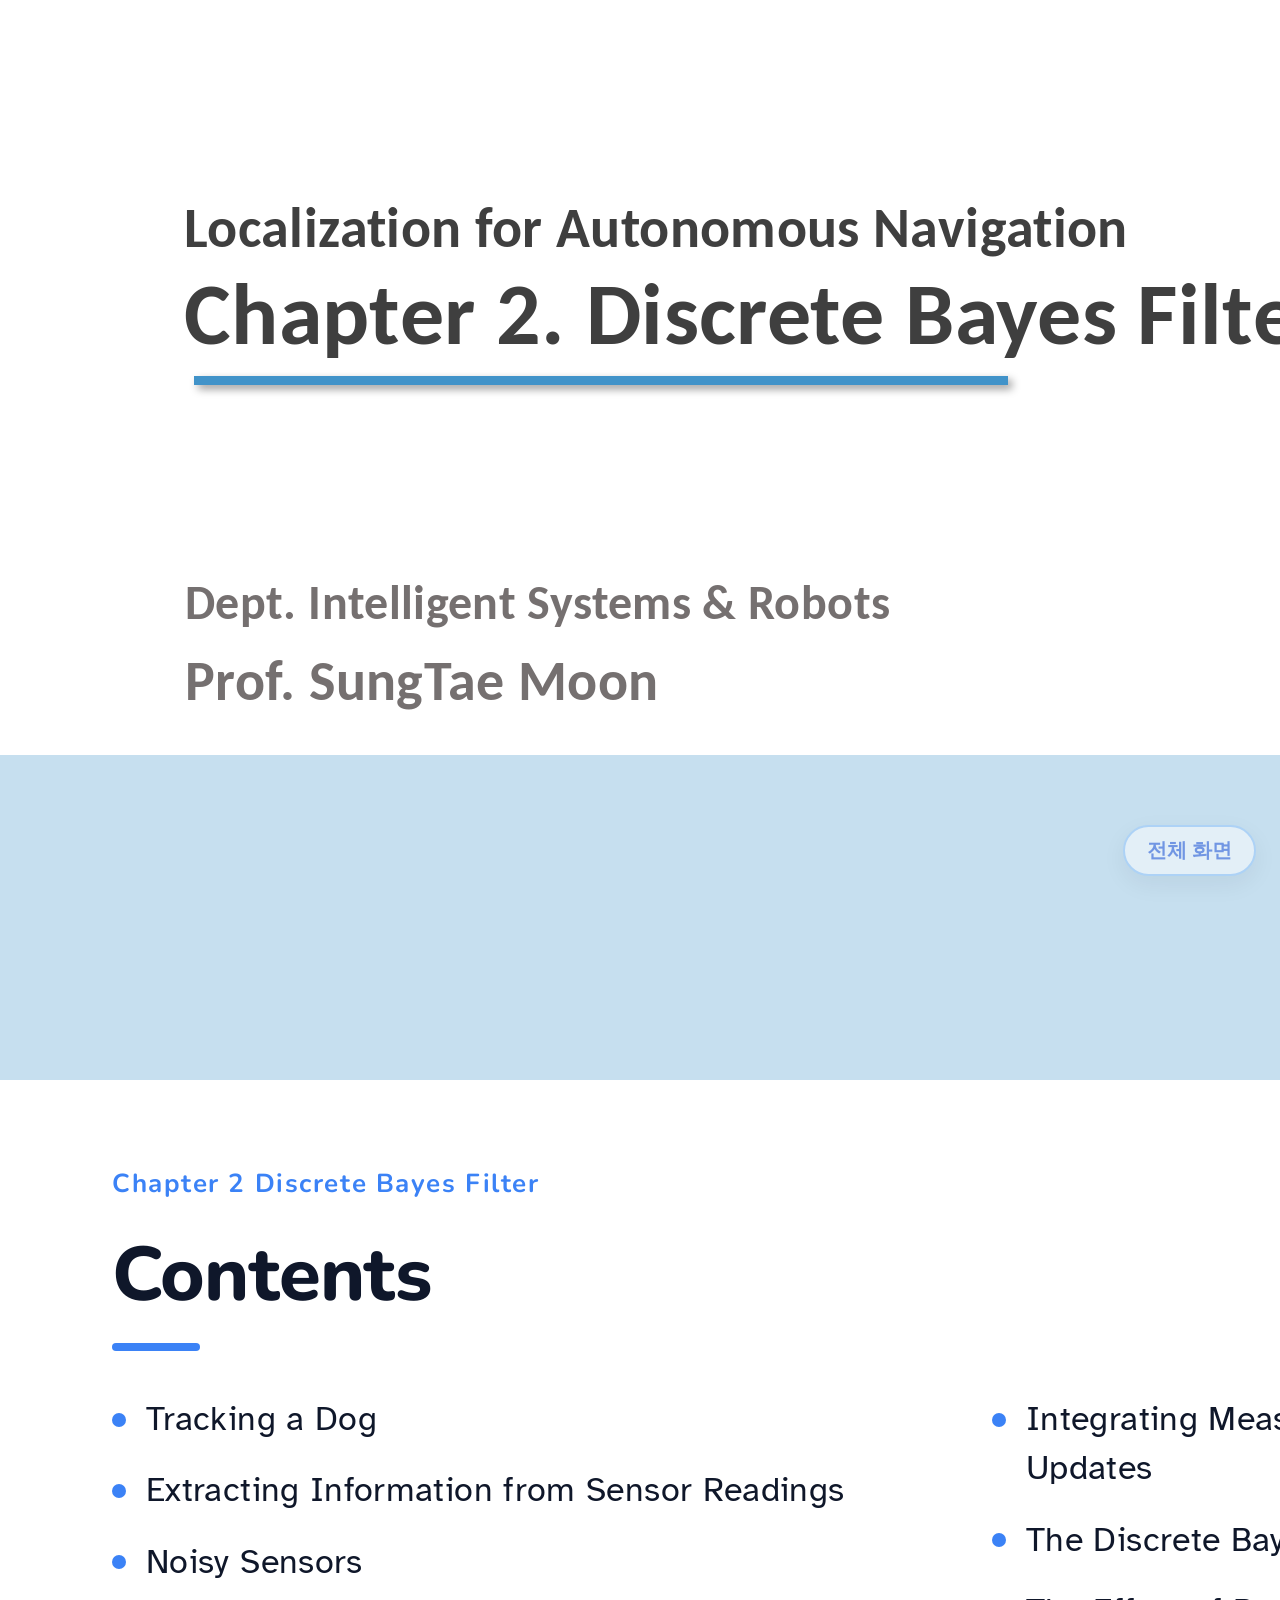
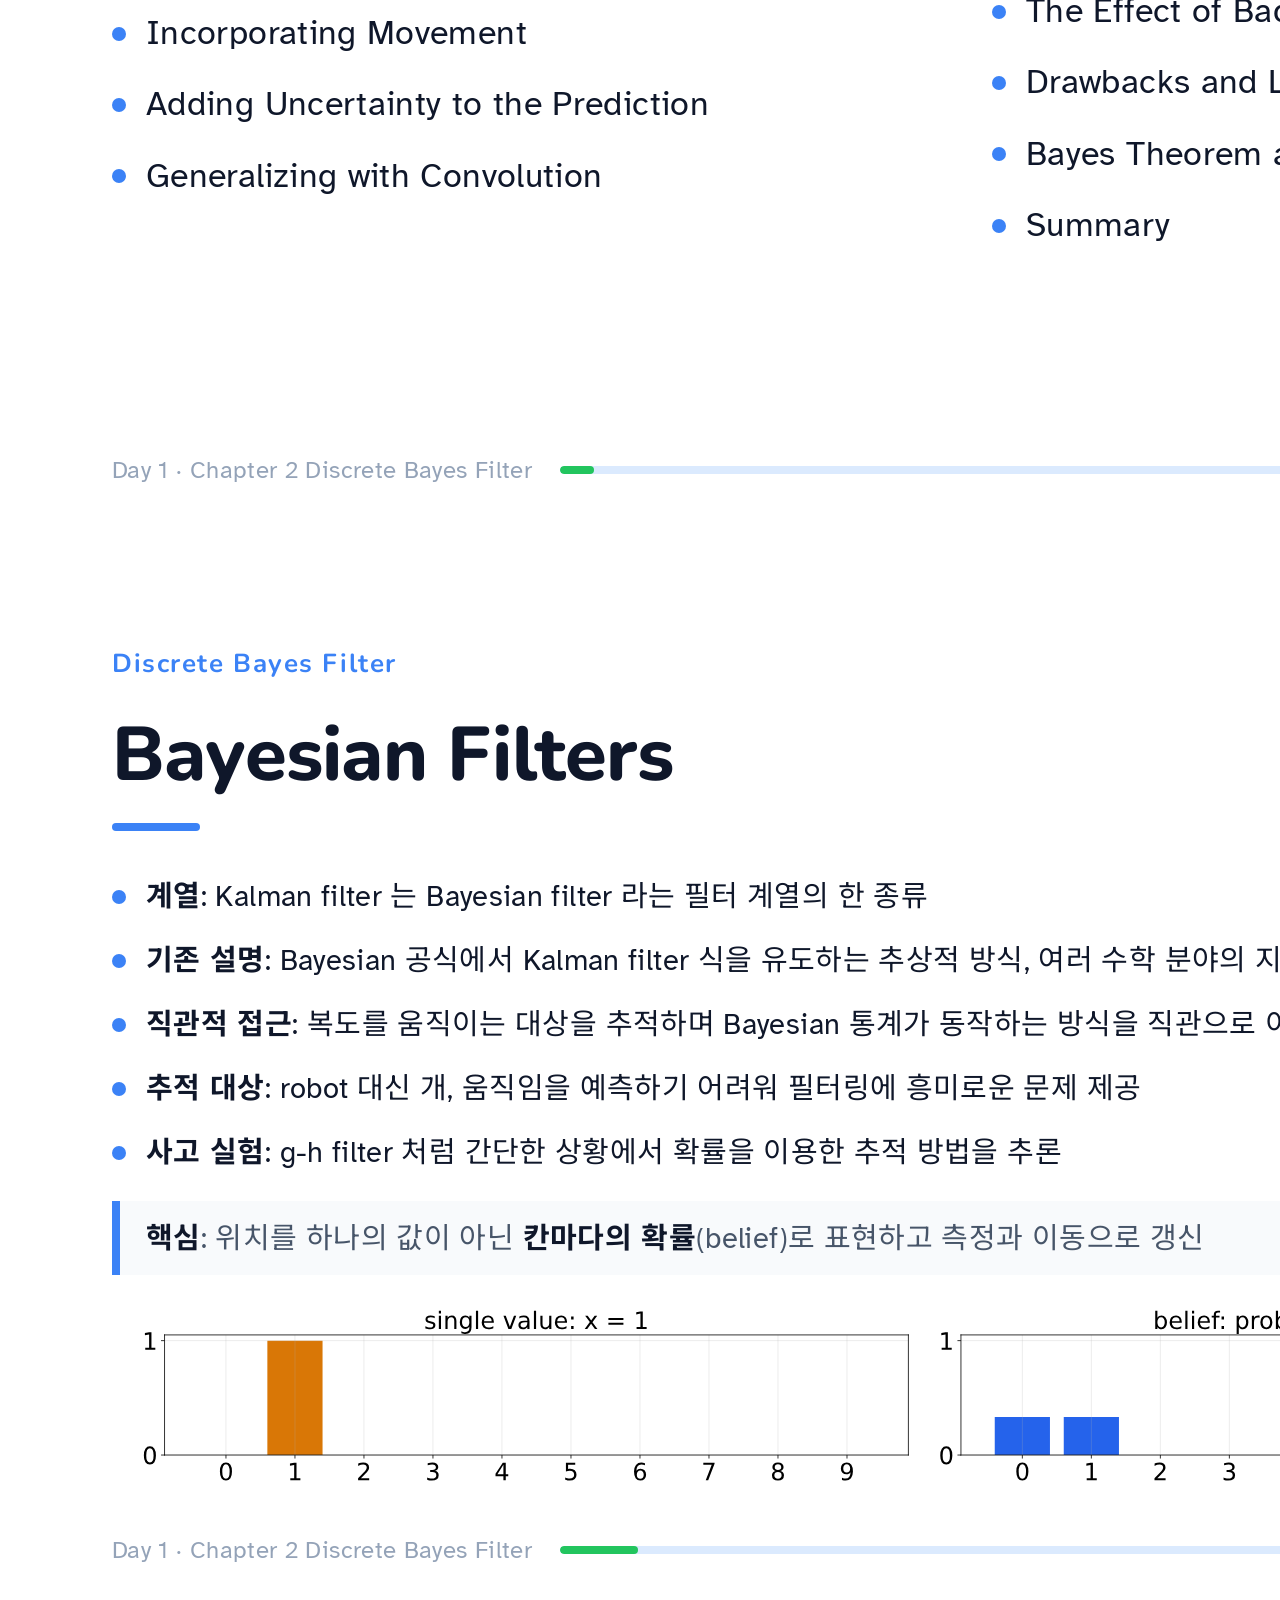
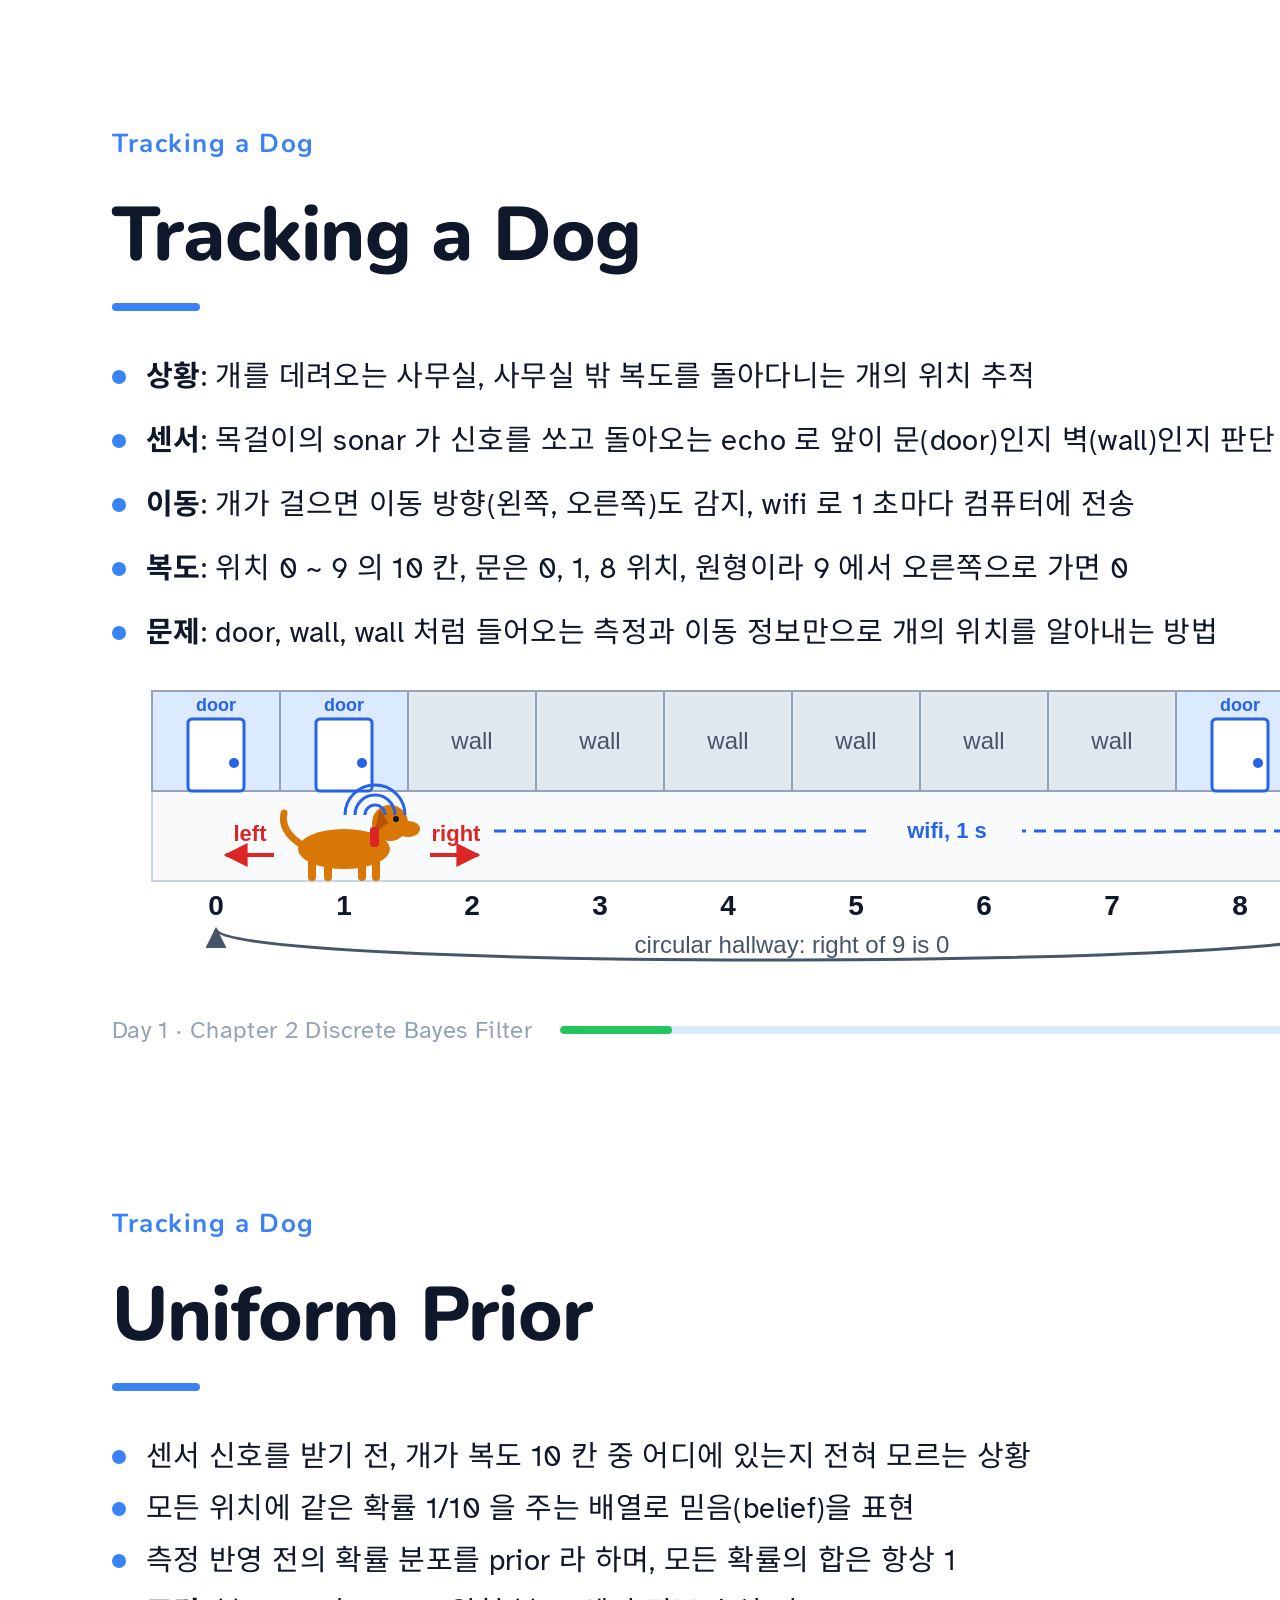
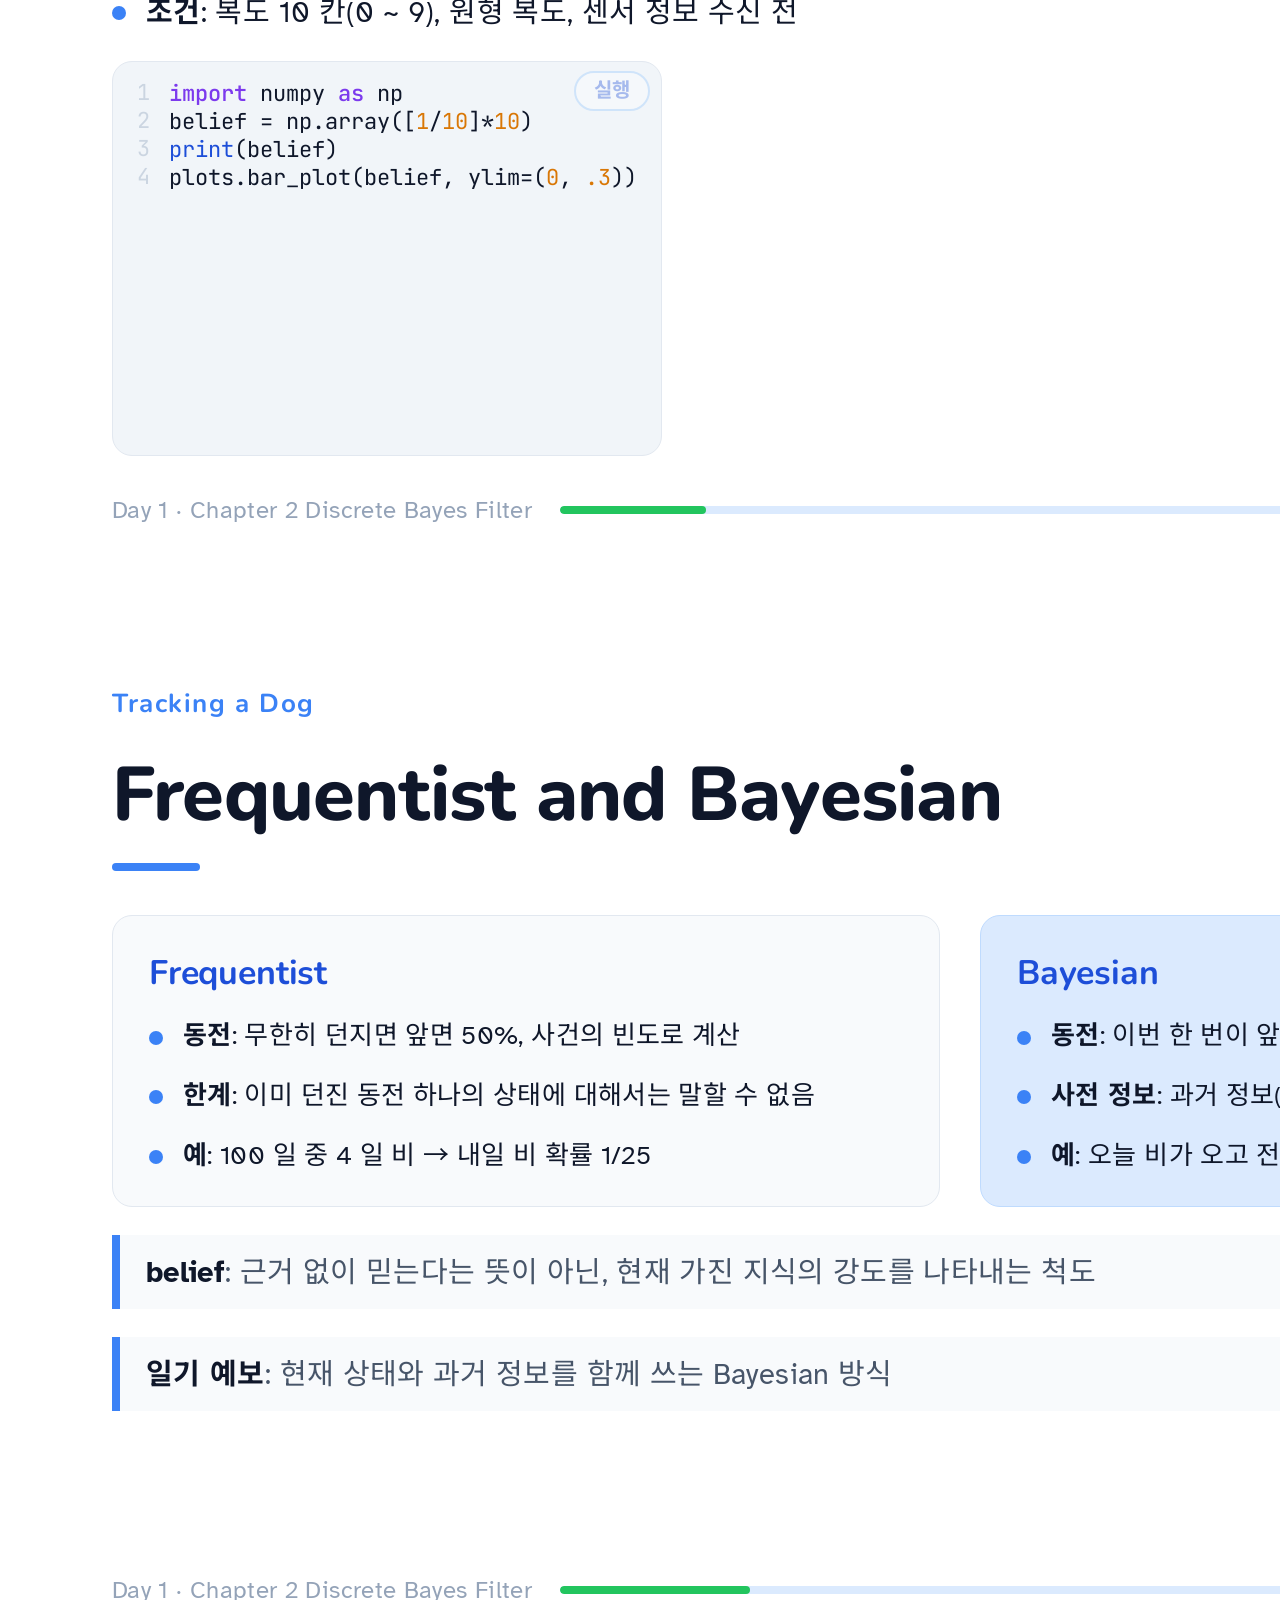
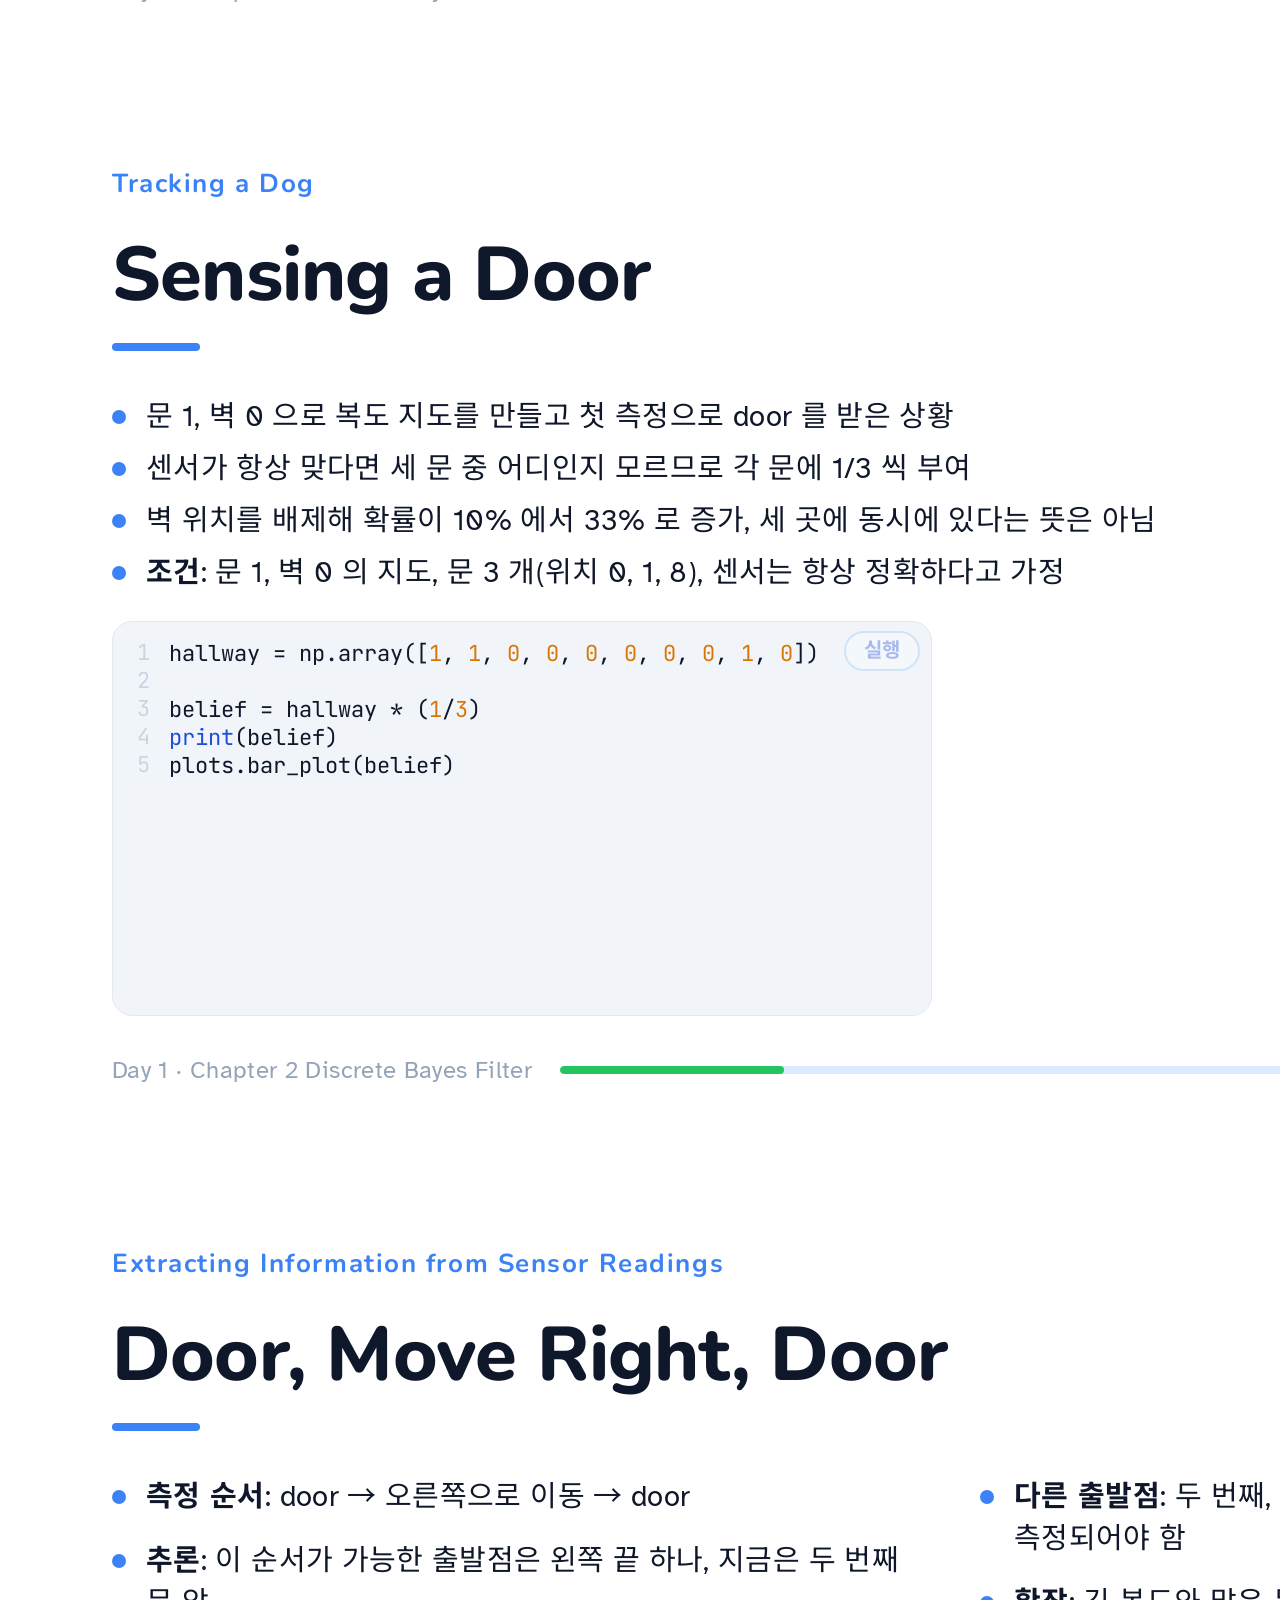
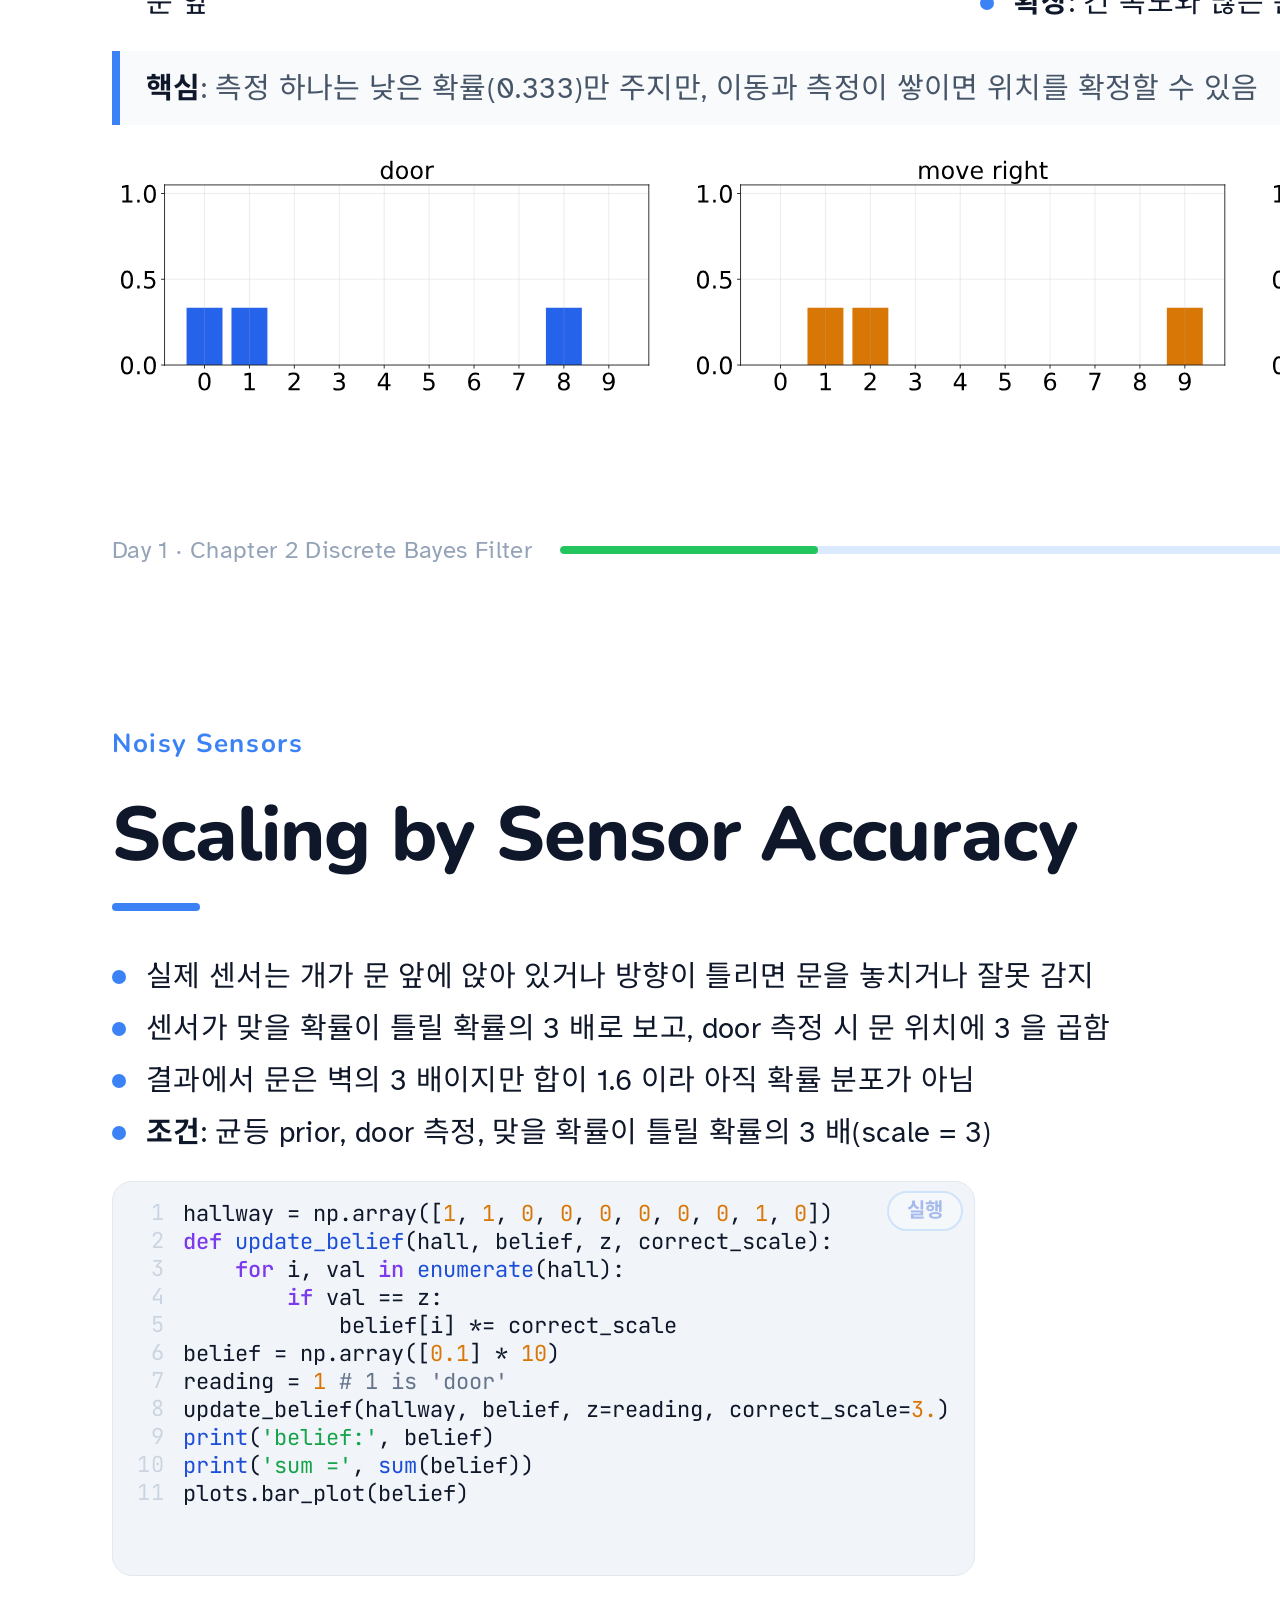
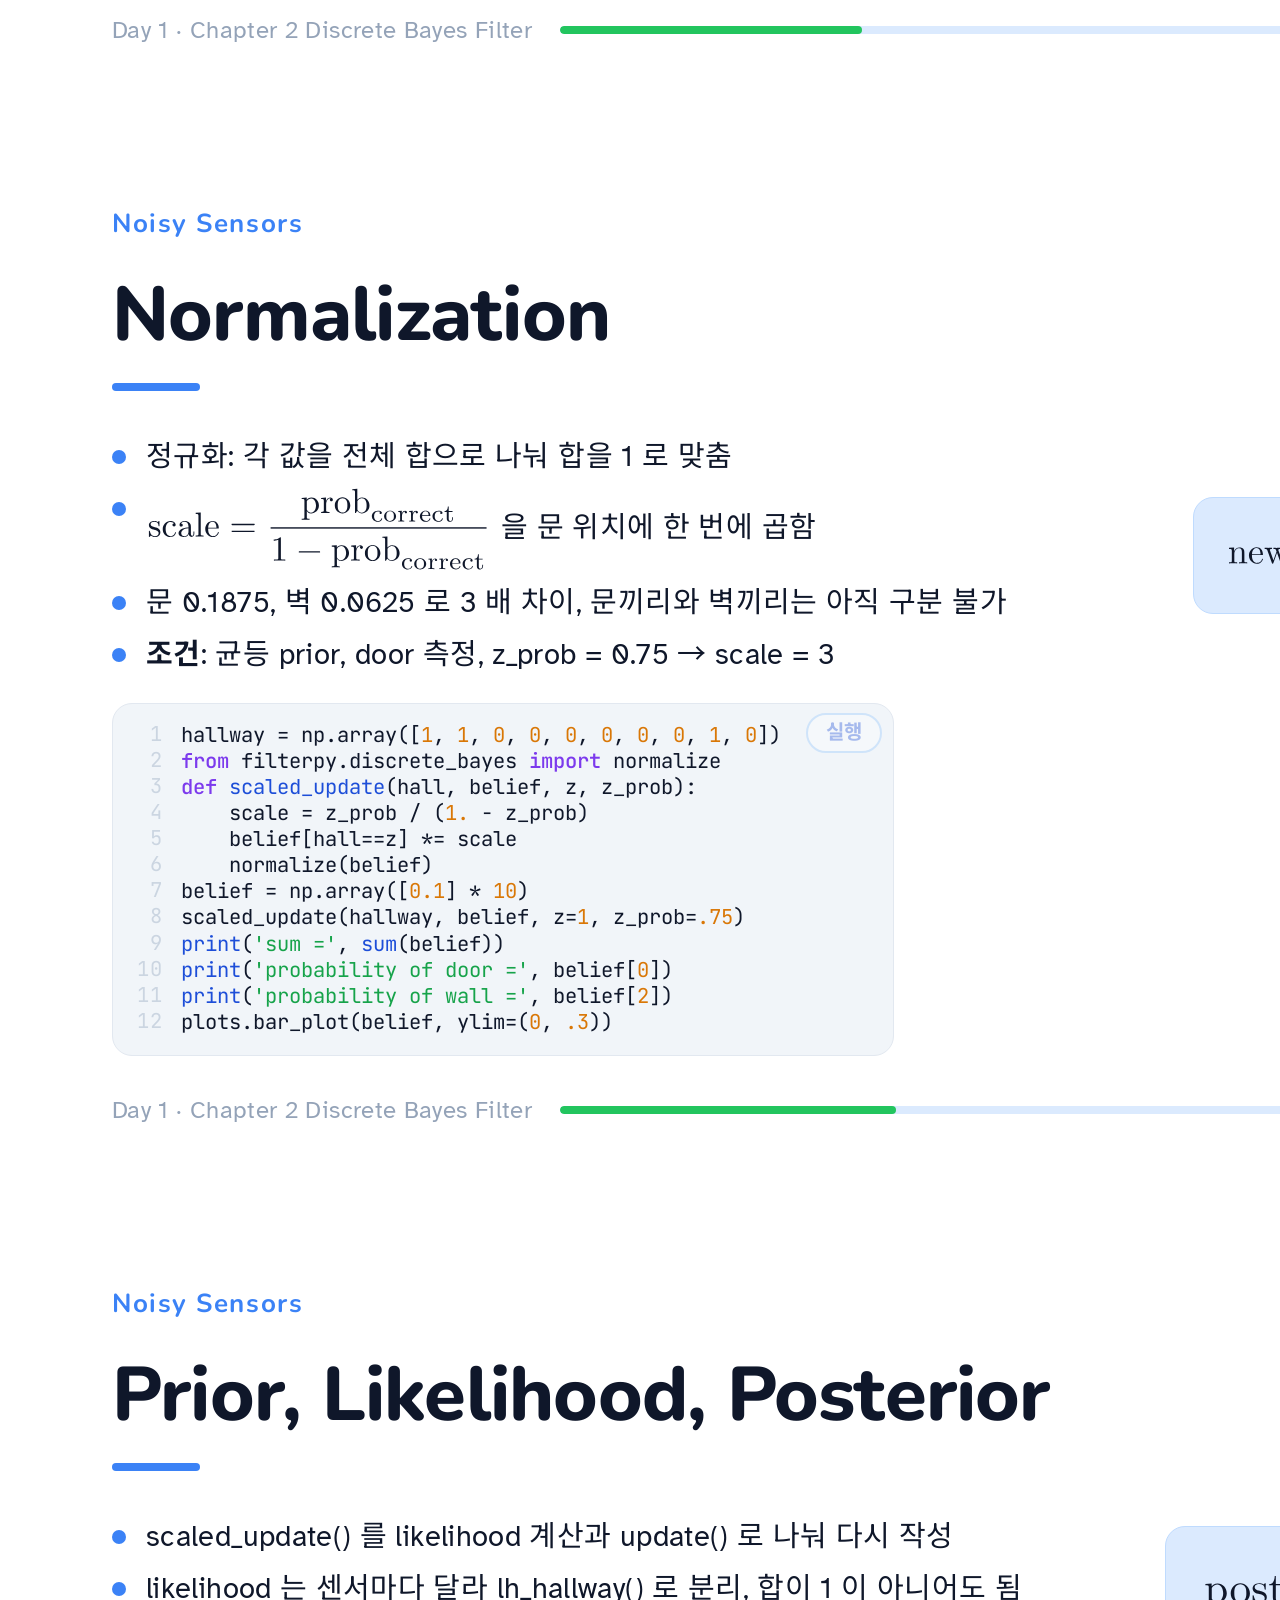
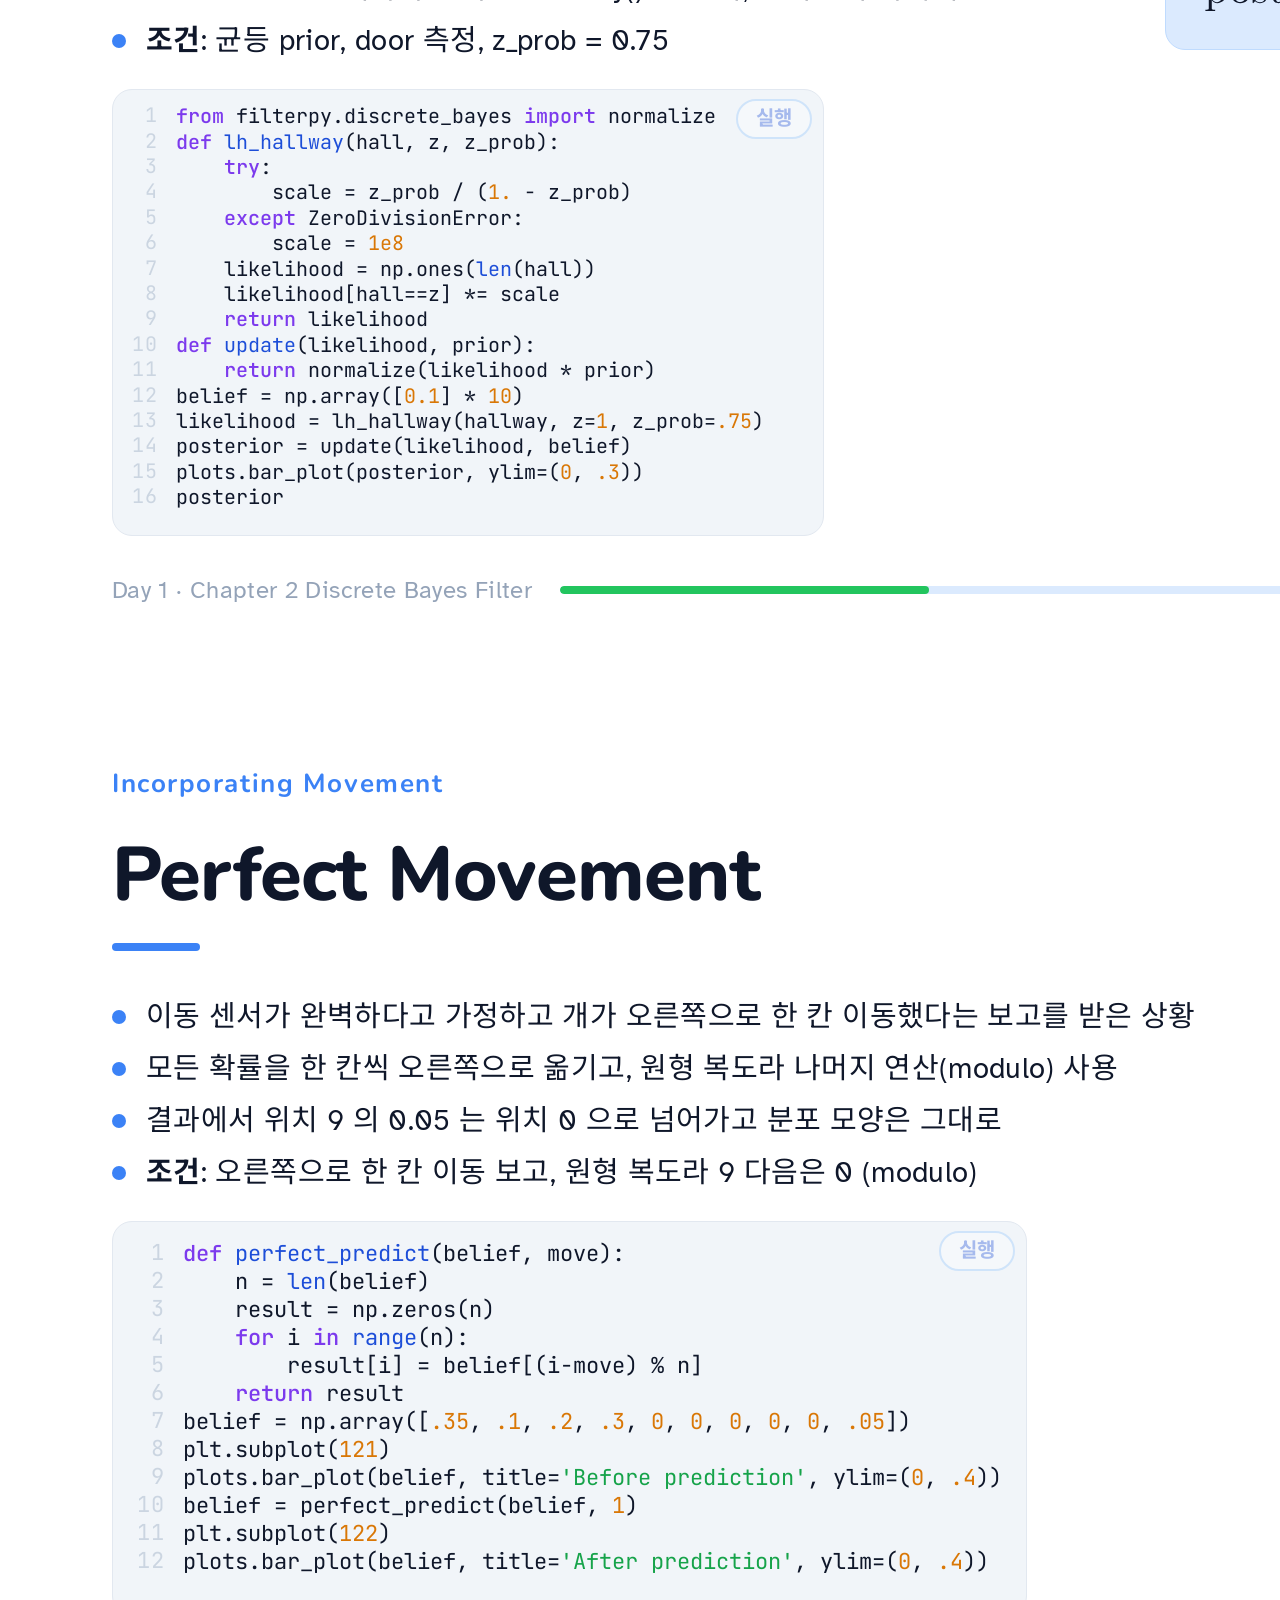
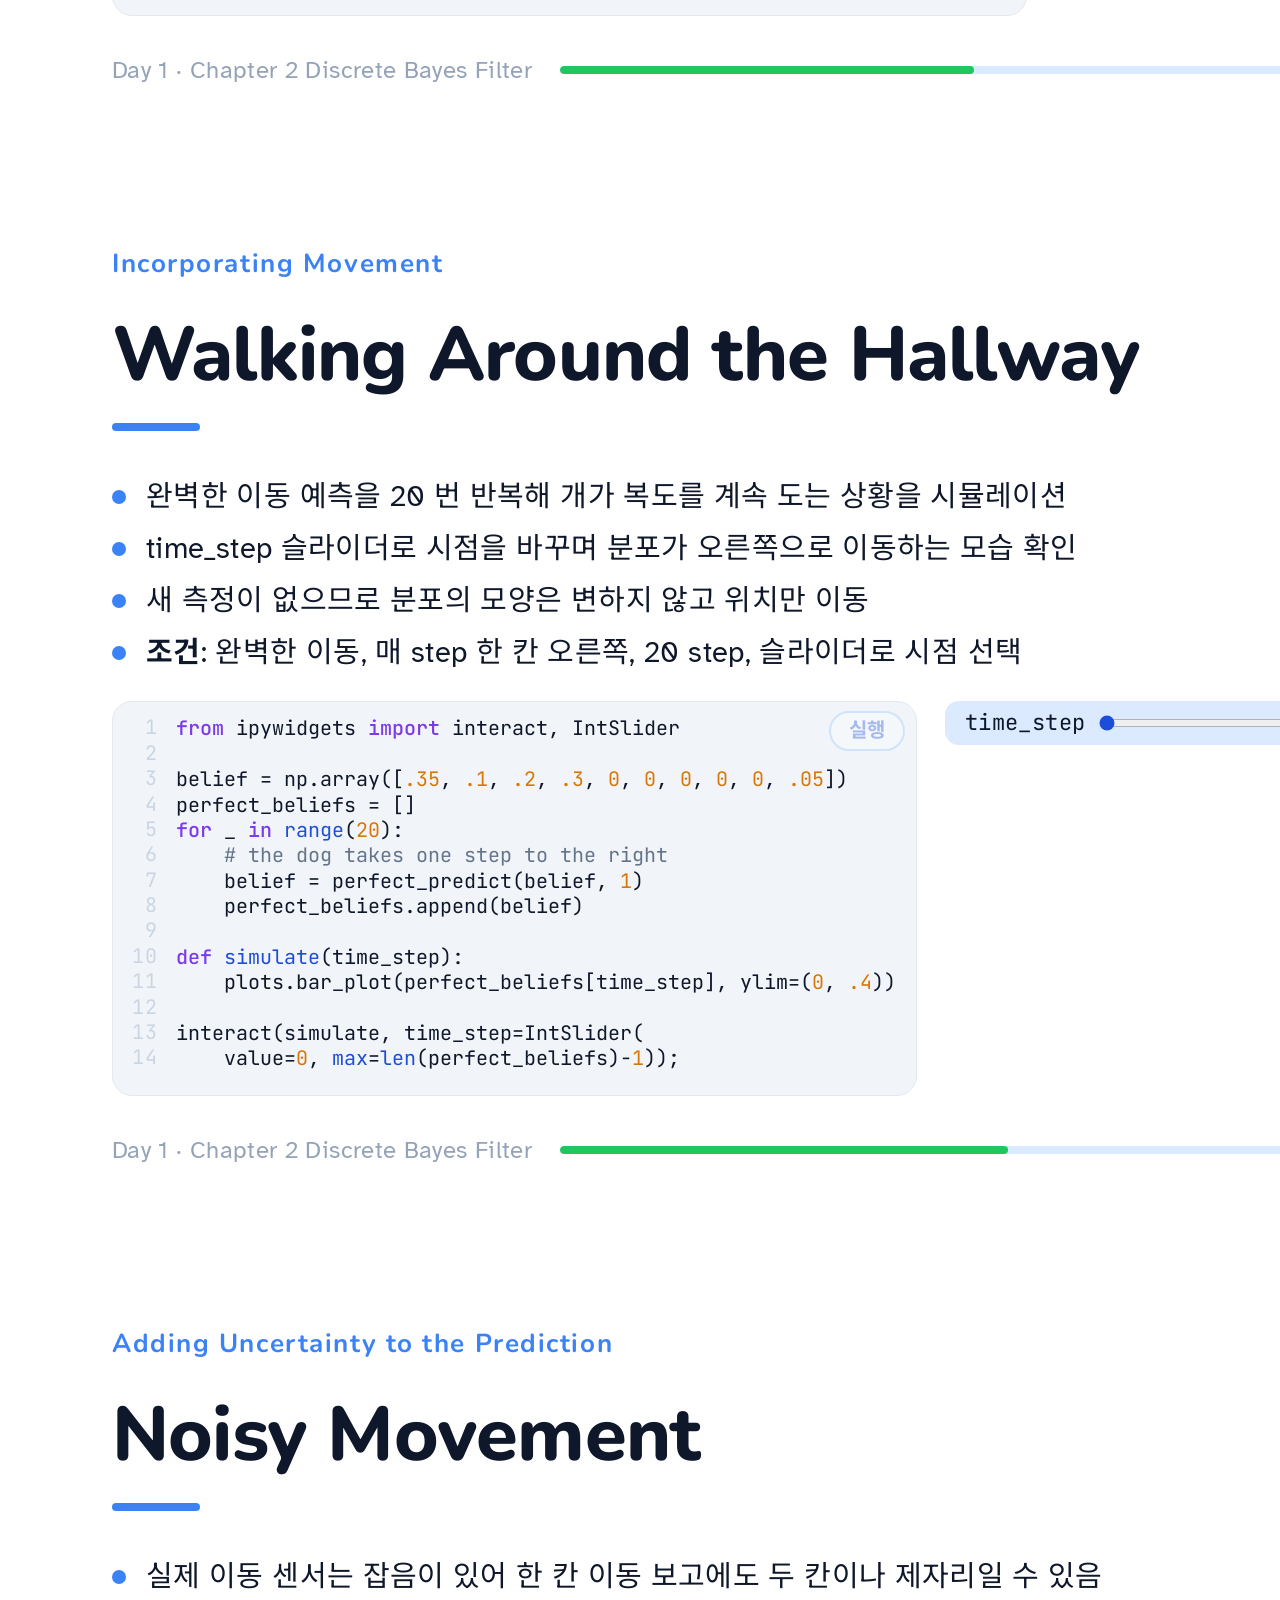
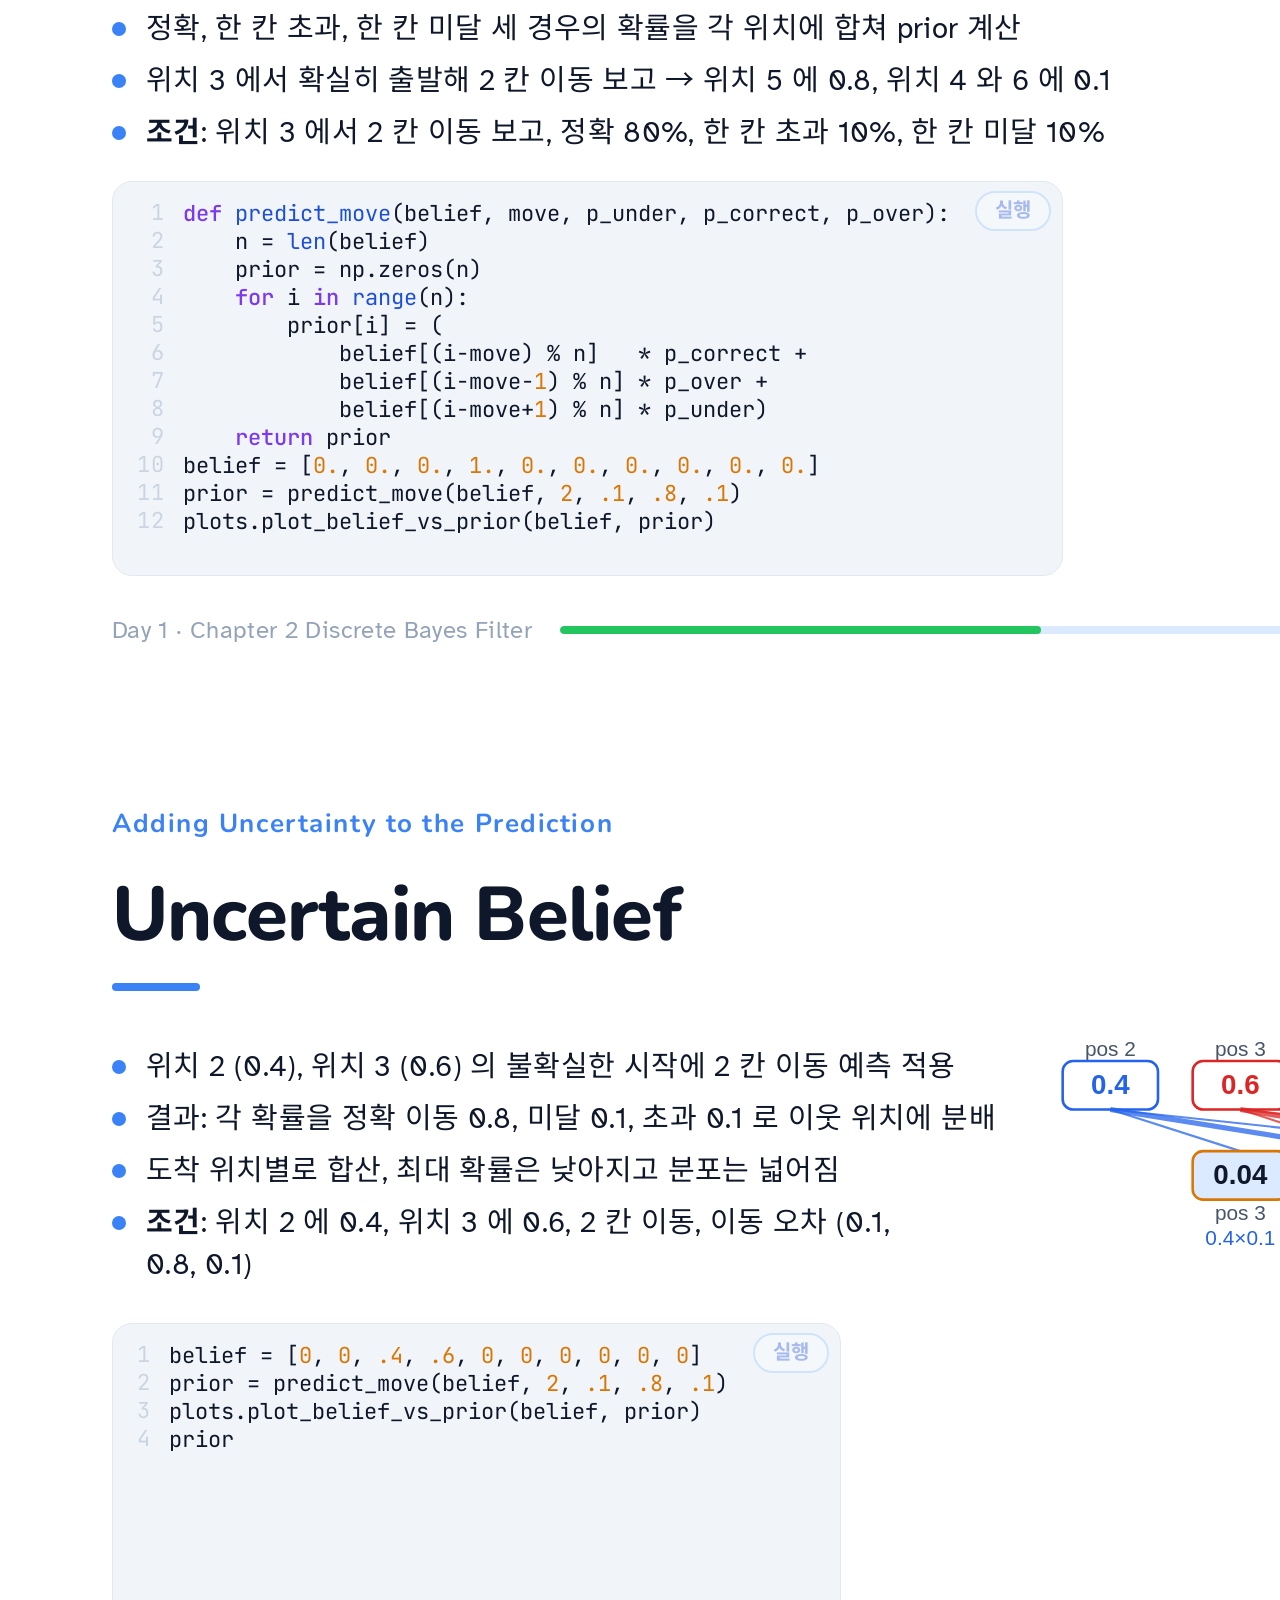
<file: ch2-discrete-bayes/index.html>
<!DOCTYPE html>
<html lang="ko"><head>
<meta charset="utf-8">
<meta name="viewport" content="width=device-width, initial-scale=1">
<title>Chapter 2 Discrete Bayes Filter</title>
<link rel="preconnect" href="https://fonts.googleapis.com">
<link rel="preconnect" href="https://fonts.gstatic.com" crossorigin="crossorigin">
<link href="https://fonts.googleapis.com/css2?family=Nunito:wght@400;600;700;800&amp;family=Atkinson+Hyperlegible:wght@400;700&amp;family=Carlito:wght@400;700&amp;family=JetBrains+Mono:wght@400;500;700&amp;family=Noto+Sans+KR:wght@400;500;700;900&amp;display=swap" rel="stylesheet">
<link rel="stylesheet" href="./deck.css">
<script src="./pylib.js"></script>
<script defer="" src="./deck.js"></script>
<script type="text/x-deck-preamble">
import numpy as np
import matplotlib.pyplot as plt
from numpy.random import randn
from contextlib import contextmanager
from types import SimpleNamespace
import builtins

np.random.seed(7)
plt.rcParams['axes.prop_cycle'] = plt.cycler(
    color=['#2563eb', '#d97706', '#16a34a', '#dc2626', '#7c3aed'])
plt.rcParams['axes.grid'] = True
plt.rcParams['grid.alpha'] = 0.3
plt.rcParams['figure.figsize'] = builtins.__dict__.get('_deck_figsize') or (6.4, 4)  # fills the result box
plt.rcParams['font.size'] = 14

@contextmanager
def figsize(x=10, y=4):
    yield

np.set_printoptions(precision=3, suppress=True)

# Plot helpers used by the slides (display only).
def bar_plot(pos, x=None, ylim=(0, 1), title=None, c='C0', **kwargs):
    if x is None:
        x = np.arange(len(pos))
    plt.bar(x, pos, color=c, **kwargs)
    if ylim:
        plt.ylim(ylim)
    plt.xticks(np.asarray(x))
    if title is not None:
        plt.title(title)

def plot_belief_vs_prior(belief, prior, **kwargs):
    plt.subplot(121)
    bar_plot(belief, title='belief', **kwargs)
    plt.subplot(122)
    bar_plot(prior, title='prior', c='C1', **kwargs)

def plot_prior_vs_posterior(prior, posterior, reverse=False, **kwargs):
    if reverse:
        plt.subplot(121)
        bar_plot(posterior, title='posterior', **kwargs)
        plt.subplot(122)
        bar_plot(prior, title='prior', c='C1', **kwargs)
    else:
        plt.subplot(121)
        bar_plot(prior, title='prior', c='C1', **kwargs)
        plt.subplot(122)
        bar_plot(posterior, title='posterior', **kwargs)

plots = SimpleNamespace(bar_plot=bar_plot, plot_belief_vs_prior=plot_belief_vs_prior,
                        plot_prior_vs_posterior=plot_prior_vs_posterior, figsize=figsize)
</script>
<style>
@page { size: 1920px 1080px; margin: 0; }
html, body { margin: 0; padding: 0; background: #fff; }
:root { color-scheme: light; }
deck-stage { display: block; }
.slide {
  width: 1920px; height: 1080px; overflow: hidden; box-sizing: border-box;
  break-after: page; page-break-after: always;
}
.slide:last-child { break-after: auto; page-break-after: auto; }
/* one key point per slide */
.point { margin: 0; padding: 16px 26px; border-left: 8px solid var(--sky); background: var(--surface);
  border-radius: 0 16px 16px 0; font-size: 29px; line-height: 1.45; color: var(--ink-muted); }
.point b { color: var(--ink); }
pre.dense { line-height: 1.32; }
pre.denser { line-height: 1.27; }
pre.tightest { line-height: 1.15; }
/* a code/result row takes the height left on the slide; deck.js shrinks long code to fit, never scrolls */
.cell > .code-wrap { display: flex; flex-direction: column; min-height: 0; }
.cell > pre.code, .cell > .code-wrap > pre.code { flex: 1 1 auto; min-height: 0; overflow: hidden; }
.ul.contents { gap: 22px; }
.ul.brief { gap: 10px; }
.ul.contents li { font-size: 34px; }
.ul.contents.many { gap: 14px; }
.ul.contents.many li { font-size: 31px; }
pre.xxs { font-size: 22px; padding: 18px 24px; }
pre.xxxs { font-size: 20px; padding: 14px 20px; }
.card.tight { padding: 16px 26px; gap: 8px; }
.card.tight .card-h { font-size: 30px; }
.card.tight .ul { gap: 10px; }
.card.tight .ul li { font-size: 26px; }
.cell { min-width: 0; min-height: 0; display: flex; flex-direction: column; }
.cell > div { flex: 1 1 auto; }
.run-slot { flex: 1 1 auto; min-height: 140px; }
.body > .run-slot { flex: 0 0 auto; }
[data-sliders] { display: grid; grid-template-columns: repeat(auto-fit, minmax(340px, 1fr)); gap: 4px 28px;
  padding: 8px 20px; background: var(--sky-soft); border-radius: 14px; }
.slider-row { display: grid; grid-template-columns: max-content 1fr 72px; align-items: center; gap: 12px;
  font-family: var(--font-mono); font-size: 22px; line-height: 1.25; color: var(--ink); font-variant-ligatures: none; }
.slider-row input { width: 100%; accent-color: var(--sky-deep); cursor: pointer; }
.slider-val { text-align: right; color: var(--sky-deep); font-weight: 700; }
figure.fig img { max-height: none; }
figure.fig { align-items: center; }
.formula { font-size: 30px; }
.card .ul li { font-size: 26px; }
.tbl td, .tbl th { padding: 12px 18px; }
</style>
</head>
<body>
<deck-stage>
<section class="slide cover" data-label="Cover" data-screen-label="Cover">
  <img class="cover-coss" src="./coss_logo.png" alt="COSS">
  <img class="cover-cbnu" src="./cbnu_cover.png" alt="CBNU">
  <p class="cover-course">Localization for Autonomous Navigation</p>
  <h1 class="cover-title">Chapter 2. Discrete Bayes Filter</h1>
  <div class="cover-rule"></div>
  <p class="cover-by">Dept. Intelligent Systems &amp; Robots<b>Prof. SungTae Moon</b></p>
</section>
<section class="slide" data-label="01 Contents" data-screen-label="01 Contents">
<header class="head"><span class="kicker">Chapter 2 Discrete Bayes Filter</span><span class="folio">01</span></header>
<h2 class="title">Contents</h2>
<div class="rule"></div>
<div class="body"><div style="display:grid;grid-template-columns:1fr 1fr;gap:64px;min-height:0;"><div class="cell"><ul class="ul contents"><li>Tracking a Dog</li><li>Extracting Information from Sensor Readings</li><li>Noisy Sensors</li><li>Incorporating Movement</li><li>Adding Uncertainty to the Prediction</li><li>Generalizing with Convolution</li></ul></div><div class="cell"><ul class="ul contents"><li>Integrating Measurements and Movement Updates</li><li>The Discrete Bayes Algorithm</li><li>The Effect of Bad Sensor Data</li><li>Drawbacks and Limitations</li><li>Bayes Theorem and the Total Probability Theorem</li><li>Summary</li></ul></div></div></div>
<footer class="foot"><span class="foot-sec">Day 1 · Chapter 2 Discrete Bayes Filter</span><div class="bar"><i style="width:3%"></i></div><span class="foot-num">01 / 30</span></footer>
</section>
<section class="slide" data-label="02 Bayesian Filters" data-screen-label="02 Bayesian Filters">
<header class="head"><span class="kicker">Discrete Bayes Filter</span><span class="folio">02</span></header>
<h2 class="title">Bayesian Filters</h2>
<div class="rule"></div>
<div class="body"><ul class="ul"><li><strong>계열</strong>: Kalman filter 는 Bayesian filter 라는 필터 계열의 한 종류</li><li><strong>기존 설명</strong>: Bayesian 공식에서 Kalman filter 식을 유도하는 추상적 방식, 여러 수학 분야의 지식 필요</li><li><strong>직관적 접근</strong>: 복도를 움직이는 대상을 추적하며 Bayesian 통계가 동작하는 방식을 직관으로 이해</li><li><strong>추적 대상</strong>: robot 대신 개, 움직임을 예측하기 어려워 필터링에 흥미로운 문제 제공</li><li><strong>사고 실험</strong>: g-h filter 처럼 간단한 상황에서 확률을 이용한 추적 방법을 추론</li></ul><div class="point"><b>핵심</b>: 위치를 하나의 값이 아닌 <b>칸마다의 확률</b>(belief)로 표현하고 측정과 이동으로 갱신</div><figure class="fig plain"><img src="./imgs/belief_concept.svg" alt="belief_concept" style="width:1600px"></figure></div>
<footer class="foot"><span class="foot-sec">Day 1 · Chapter 2 Discrete Bayes Filter</span><div class="bar"><i style="width:7%"></i></div><span class="foot-num">02 / 30</span></footer>
</section>
<section class="slide" data-label="03 Tracking a Dog" data-screen-label="03 Tracking a Dog">
<header class="head"><span class="kicker">Tracking a Dog</span><span class="folio">03</span></header>
<h2 class="title">Tracking a Dog</h2>
<div class="rule"></div>
<div class="body"><ul class="ul"><li><strong>상황</strong>: 개를 데려오는 사무실, 사무실 밖 복도를 돌아다니는 개의 위치 추적</li><li><strong>센서</strong>: 목걸이의 sonar 가 신호를 쏘고 돌아오는 echo 로 앞이 문(door)인지 벽(wall)인지 판단</li><li><strong>이동</strong>: 개가 걸으면 이동 방향(왼쪽, 오른쪽)도 감지, wifi 로 1 초마다 컴퓨터에 전송</li><li><strong>복도</strong>: 위치 0 ~ 9 의 10 칸, 문은 0, 1, 8 위치, 원형이라 9 에서 오른쪽으로 가면 0</li><li><strong>문제</strong>: door, wall, wall 처럼 들어오는 측정과 이동 정보만으로 개의 위치를 알아내는 방법</li></ul><figure class="fig plain"><img src="./imgs/hallway.svg" alt="hallway" style="width:100%"></figure></div>
<footer class="foot"><span class="foot-sec">Day 1 · Chapter 2 Discrete Bayes Filter</span><div class="bar"><i style="width:10%"></i></div><span class="foot-num">03 / 30</span></footer>
</section>
<section class="slide" data-label="04 Uniform Prior" data-screen-label="04 Uniform Prior">
<header class="head"><span class="kicker">Tracking a Dog</span><span class="folio">04</span></header>
<h2 class="title">Uniform Prior</h2>
<div class="rule"></div>
<div class="body"><ul class="ul brief"><li>센서 신호를 받기 전, 개가 복도 10 칸 중 어디에 있는지 전혀 모르는 상황</li><li>모든 위치에 같은 확률 1/10 을 주는 배열로 믿음(belief)을 표현</li><li>측정 반영 전의 확률 분포를 prior 라 하며, 모든 확률의 합은 항상 1</li><li><strong>조건</strong>: 복도 10 칸(0 ~ 9), 원형 복도, 센서 정보 수신 전</li></ul><div style="display:grid;grid-template-columns:max-content 1fr;gap:32px;min-height:0;flex:1 1 0;min-height:0;grid-template-rows:minmax(0,1fr)"><div class="cell"><pre data-run="" class="code xxs denser"><span class="k">import</span> numpy <span class="k">as</span> np
belief = np.array([<span class="no">1</span>/<span class="no">10</span>]*<span class="no">10</span>)
<span class="fn">print</span>(belief)
plots.bar_plot(belief, ylim=(<span class="no">0</span>, <span class="no">.3</span>))</pre></div><div class="cell"><div class="run-slot" data-key="243ac8d1fed4"><div data-run-out="" class="run-panel inline has-output"><button class="run-close" type="button" title="지우기">×</button><span class="run-text">[0.1 0.1 0.1 0.1 0.1 0.1 0.1 0.1 0.1 0.1]
</span><img src="./imgs/run/243ac8d1fed4_0.png" alt="result"></div></div></div></div></div>
<footer class="foot"><span class="foot-sec">Day 1 · Chapter 2 Discrete Bayes Filter</span><div class="bar"><i style="width:13%"></i></div><span class="foot-num">04 / 30</span></footer>
</section>
<section class="slide" data-label="05 Frequentist and Bayesian" data-screen-label="05 Frequentist and Bayesian">
<header class="head"><span class="kicker">Tracking a Dog</span><span class="folio">05</span></header>
<h2 class="title">Frequentist and Bayesian</h2>
<div class="rule"></div>
<div class="body"><div style="display:grid;grid-template-columns:1fr 1fr;gap:40px;min-height:0;"><div class="cell"><div class="card"><h3 class="card-h sky">Frequentist</h3><ul class="ul"><li><strong>동전</strong>: 무한히 던지면 앞면 50%, 사건의 빈도로 계산</li><li><strong>한계</strong>: 이미 던진 동전 하나의 상태에 대해서는 말할 수 없음</li><li><strong>예</strong>: 100 일 중 4 일 비 → 내일 비 확률 1/25</li></ul></div></div><div class="cell"><div class="card soft"><h3 class="card-h sky">Bayesian</h3><ul class="ul"><li><strong>동전</strong>: 이번 한 번이 앞면이라는 믿음의 강도 50%</li><li><strong>사전 정보</strong>: 과거 정보(prior)를 계산에 반영</li><li><strong>예</strong>: 오늘 비가 오고 전선이 정체 → 내일도 비 가능성 높음</li></ul></div></div></div><div class="point"><b>belief</b>: 근거 없이 믿는다는 뜻이 아닌, 현재 가진 지식의 강도를 나타내는 척도</div><div class="point"><b>일기 예보</b>: 현재 상태와 과거 정보를 함께 쓰는 Bayesian 방식</div></div>
<footer class="foot"><span class="foot-sec">Day 1 · Chapter 2 Discrete Bayes Filter</span><div class="bar"><i style="width:17%"></i></div><span class="foot-num">05 / 30</span></footer>
</section>
<section class="slide" data-label="06 Sensing a Door" data-screen-label="06 Sensing a Door">
<header class="head"><span class="kicker">Tracking a Dog</span><span class="folio">06</span></header>
<h2 class="title">Sensing a Door</h2>
<div class="rule"></div>
<div class="body"><ul class="ul brief"><li>문 1, 벽 0 으로 복도 지도를 만들고 첫 측정으로 door 를 받은 상황</li><li>센서가 항상 맞다면 세 문 중 어디인지 모르므로 각 문에 1/3 씩 부여</li><li>벽 위치를 배제해 확률이 10% 에서 33% 로 증가, 세 곳에 동시에 있다는 뜻은 아님</li><li><strong>조건</strong>: 문 1, 벽 0 의 지도, 문 3 개(위치 0, 1, 8), 센서는 항상 정확하다고 가정</li></ul><div style="display:grid;grid-template-columns:max-content 1fr;gap:32px;min-height:0;flex:1 1 0;min-height:0;grid-template-rows:minmax(0,1fr)"><div class="cell"><pre data-run="" style=";padding-right:112px" class="code xxs denser">hallway = np.array([<span class="no">1</span>, <span class="no">1</span>, <span class="no">0</span>, <span class="no">0</span>, <span class="no">0</span>, <span class="no">0</span>, <span class="no">0</span>, <span class="no">0</span>, <span class="no">1</span>, <span class="no">0</span>])

belief = hallway * (<span class="no">1</span>/<span class="no">3</span>)
<span class="fn">print</span>(belief)
plots.bar_plot(belief)</pre></div><div class="cell"><div class="run-slot" data-key="aa82452a1db3"><div data-run-out="" class="run-panel inline has-output"><button class="run-close" type="button" title="지우기">×</button><span class="run-text">[0.333 0.333 0.    0.    0.    0.    0.    0.    0.333 0.   ]
</span><img src="./imgs/run/aa82452a1db3_0.png" alt="result"></div></div></div></div></div>
<footer class="foot"><span class="foot-sec">Day 1 · Chapter 2 Discrete Bayes Filter</span><div class="bar"><i style="width:20%"></i></div><span class="foot-num">06 / 30</span></footer>
</section>
<section class="slide" data-label="07 Door, Move Right, Door" data-screen-label="07 Door, Move Right, Door">
<header class="head"><span class="kicker">Extracting Information from Sensor Readings</span><span class="folio">07</span></header>
<h2 class="title">Door, Move Right, Door</h2>
<div class="rule"></div>
<div class="body"><div style="display:grid;grid-template-columns:1fr 1fr;gap:40px;min-height:0;"><div class="cell"><ul class="ul"><li><strong>측정 순서</strong>: door → 오른쪽으로 이동 → door</li><li><strong>추론</strong>: 이 순서가 가능한 출발점은 왼쪽 끝 하나, 지금은 두 번째 문 앞</li></ul></div><div class="cell"><ul class="ul"><li><strong>다른 출발점</strong>: 두 번째, 세 번째 문에서 출발했다면 이동 후 wall 이 측정되어야 함</li><li><strong>확장</strong>: 긴 복도와 많은 문, 측정이 쌓일수록 후보가 좁혀짐</li></ul></div></div><div class="point"><b>핵심</b>: 측정 하나는 낮은 확률(0.333)만 주지만, 이동과 측정이 쌓이면 위치를 확정할 수 있음</div><div style="display:grid;grid-template-columns:repeat(3, 1fr);gap:32px;min-height:0;"><div class="cell"><figure class="fig plain"><img src="./imgs/extract_1.svg" alt="extract_1" style="width:100%"></figure></div><div class="cell"><figure class="fig plain"><img src="./imgs/extract_2.svg" alt="extract_2" style="width:100%"></figure></div><div class="cell"><figure class="fig plain"><img src="./imgs/extract_3.svg" alt="extract_3" style="width:100%"></figure></div></div></div>
<footer class="foot"><span class="foot-sec">Day 1 · Chapter 2 Discrete Bayes Filter</span><div class="bar"><i style="width:23%"></i></div><span class="foot-num">07 / 30</span></footer>
</section>
<section class="slide" data-label="08 Scaling by Sensor Accuracy" data-screen-label="08 Scaling by Sensor Accuracy">
<header class="head"><span class="kicker">Noisy Sensors</span><span class="folio">08</span></header>
<h2 class="title">Scaling by Sensor Accuracy</h2>
<div class="rule"></div>
<div class="body"><ul class="ul brief"><li>실제 센서는 개가 문 앞에 앉아 있거나 방향이 틀리면 문을 놓치거나 잘못 감지</li><li>센서가 맞을 확률이 틀릴 확률의 3 배로 보고, door 측정 시 문 위치에 3 을 곱함</li><li>결과에서 문은 벽의 3 배이지만 합이 1.6 이라 아직 확률 분포가 아님</li><li><strong>조건</strong>: 균등 prior, door 측정, 맞을 확률이 틀릴 확률의 3 배(scale = 3)</li></ul><div style="display:grid;grid-template-columns:max-content 1fr;gap:32px;min-height:0;flex:1 1 0;min-height:0;grid-template-rows:minmax(0,1fr)"><div class="cell"><pre data-run="" class="code xxs denser">hallway = np.array([<span class="no">1</span>, <span class="no">1</span>, <span class="no">0</span>, <span class="no">0</span>, <span class="no">0</span>, <span class="no">0</span>, <span class="no">0</span>, <span class="no">0</span>, <span class="no">1</span>, <span class="no">0</span>])
<span class="k">def</span> <span class="fn">update_belief</span>(hall, belief, z, correct_scale):
    <span class="k">for</span> i, val <span class="k">in</span> <span class="fn">enumerate</span>(hall):
        <span class="k">if</span> val == z:
            belief[i] *= correct_scale
belief = np.array([<span class="no">0.1</span>] * <span class="no">10</span>)
reading = <span class="no">1</span> <span class="c"># 1 is 'door'</span>
update_belief(hallway, belief, z=reading, correct_scale=<span class="no">3.</span>)
<span class="fn">print</span>(<span class="s">'belief:'</span>, belief)
<span class="fn">print</span>(<span class="s">'sum ='</span>, <span class="fn">sum</span>(belief))
plots.bar_plot(belief)</pre></div><div class="cell"><div class="run-slot" data-key="c49ef73d9554"><div data-run-out="" class="run-panel inline has-output"><button class="run-close" type="button" title="지우기">×</button><span class="run-text">belief: [0.3 0.3 0.1 0.1 0.1 0.1 0.1 0.1 0.3 0.1]
sum = 1.6000000000000003
</span><img src="./imgs/run/c49ef73d9554_0.png" alt="result"></div></div></div></div></div>
<footer class="foot"><span class="foot-sec">Day 1 · Chapter 2 Discrete Bayes Filter</span><div class="bar"><i style="width:27%"></i></div><span class="foot-num">08 / 30</span></footer>
</section>
<section class="slide" data-label="09 Normalization" data-screen-label="09 Normalization">
<header class="head"><span class="kicker">Noisy Sensors</span><span class="folio">09</span></header>
<h2 class="title">Normalization</h2>
<div class="rule"></div>
<div class="body"><div style="display:grid;grid-template-columns:1fr max-content;gap:32px;min-height:0;align-items:center"><div class="cell"><ul class="ul brief"><li>정규화: 각 값을 전체 합으로 나눠 합을 1 로 맞춤</li><li><svg class="tex" xmlns="http://www.w3.org/2000/svg" xmlns:xlink="http://www.w3.org/1999/xlink" viewBox="-.5 -14.158 98.756 23.927" role="img" aria-label="\text{scale} = \dfrac{\text{prob}_{\text{correct}}}{1 - \text{prob}_{\text{correct}}}" fill="currentColor" style="width:11.949em;height:2.895em;vertical-align:-1.182em;display:inline-block;overflow:visible">
<defs>
<path id='tda26c2cd1803-g0-0' d='M6.565-2.291C6.735-2.291 6.914-2.291 6.914-2.491S6.735-2.69 6.565-2.69H1.176C1.006-2.69 .827-2.69 .827-2.491S1.006-2.291 1.176-2.291H6.565Z'/>
<path id='tda26c2cd1803-g2-99' d='M2.713-2.783C2.587-2.727 2.518-2.615 2.518-2.476C2.518-2.287 2.65-2.148 2.845-2.148C3.034-2.148 3.18-2.267 3.18-2.49C3.18-3.11 2.211-3.11 2.015-3.11C.969-3.11 .321-2.308 .321-1.506C.321-.628 1.067 .07 1.981 .07C3.02 .07 3.264-.753 3.264-.837S3.173-.921 3.145-.921C3.055-.921 3.048-.9 3.013-.802C2.859-.37 2.49-.153 2.064-.153C1.583-.153 .955-.509 .955-1.513C.955-2.399 1.388-2.887 2.036-2.887C2.127-2.887 2.462-2.887 2.713-2.783Z'/>
<path id='tda26c2cd1803-g2-101' d='M3.068-1.59C3.215-1.59 3.264-1.59 3.264-1.743C3.264-2.357 2.922-3.11 1.883-3.11C.969-3.11 .272-2.385 .272-1.527C.272-.642 1.046 .07 1.974 .07C2.915 .07 3.264-.683 3.264-.837C3.264-.865 3.25-.934 3.145-.934C3.055-.934 3.041-.893 3.02-.823C2.803-.258 2.273-.153 2.022-.153C1.695-.153 1.381-.3 1.172-.565C.914-.893 .907-1.318 .907-1.59H3.068ZM.914-1.771C.99-2.755 1.618-2.915 1.883-2.915C2.741-2.915 2.769-1.946 2.776-1.771H.914Z'/>
<path id='tda26c2cd1803-g2-111' d='M3.689-1.485C3.689-2.357 2.943-3.11 1.981-3.11S.272-2.357 .272-1.485C.272-.621 1.039 .07 1.981 .07S3.689-.621 3.689-1.485ZM1.981-.153C1.723-.153 1.346-.237 1.116-.579C.928-.865 .907-1.227 .907-1.548C.907-1.848 .914-2.26 1.158-2.559C1.332-2.762 1.625-2.915 1.981-2.915C2.392-2.915 2.685-2.72 2.838-2.504C3.034-2.232 3.055-1.883 3.055-1.548S3.034-.844 2.831-.558C2.643-.293 2.322-.153 1.981-.153Z'/>
<path id='tda26c2cd1803-g2-114' d='M1.388-1.59C1.388-2.176 1.66-2.88 2.322-2.88C2.26-2.831 2.204-2.741 2.204-2.629C2.204-2.399 2.385-2.308 2.518-2.308C2.685-2.308 2.838-2.42 2.838-2.629C2.838-2.866 2.615-3.075 2.287-3.075C1.939-3.075 1.555-2.859 1.346-2.329H1.339V-3.075L.342-2.999V-2.748C.809-2.748 .865-2.699 .865-2.357V-.551C.865-.251 .795-.251 .342-.251V0C.377 0 .851-.028 1.137-.028C1.437-.028 1.743-.014 2.043 0V-.251H1.904C1.388-.251 1.388-.328 1.388-.565V-1.59Z'/>
<path id='tda26c2cd1803-g2-116' d='M1.402-2.755H2.49V-3.006H1.402V-4.289H1.165C1.158-3.661 .872-2.971 .202-2.95V-2.755H.851V-.872C.851-.091 1.437 .07 1.827 .07C2.294 .07 2.615-.328 2.615-.879V-1.262H2.378V-.886C2.378-.411 2.155-.153 1.883-.153C1.402-.153 1.402-.739 1.402-.865V-2.755Z'/>
<path id='tda26c2cd1803-g1-49' d='M2.929-6.376C2.929-6.615 2.929-6.635 2.7-6.635C2.082-5.998 1.205-5.998 .887-5.998V-5.689C1.086-5.689 1.674-5.689 2.192-5.948V-.787C2.192-.428 2.162-.309 1.265-.309H.946V0C1.295-.03 2.162-.03 2.56-.03S3.826-.03 4.174 0V-.309H3.856C2.959-.309 2.929-.418 2.929-.787V-6.376Z'/>
<path id='tda26c2cd1803-g1-61' d='M6.844-3.258C6.994-3.258 7.183-3.258 7.183-3.457S6.994-3.656 6.854-3.656H.887C.747-3.656 .558-3.656 .558-3.457S.747-3.258 .897-3.258H6.844ZM6.854-1.325C6.994-1.325 7.183-1.325 7.183-1.524S6.994-1.724 6.844-1.724H.897C.747-1.724 .558-1.724 .558-1.524S.747-1.325 .887-1.325H6.854Z'/>
<path id='tda26c2cd1803-g1-97' d='M3.318-.757C3.357-.359 3.626 .06 4.095 .06C4.304 .06 4.912-.08 4.912-.887V-1.445H4.663V-.887C4.663-.309 4.413-.249 4.304-.249C3.975-.249 3.935-.697 3.935-.747V-2.74C3.935-3.158 3.935-3.547 3.577-3.915C3.188-4.304 2.69-4.463 2.212-4.463C1.395-4.463 .707-3.995 .707-3.337C.707-3.039 .907-2.869 1.166-2.869C1.445-2.869 1.624-3.068 1.624-3.328C1.624-3.447 1.574-3.776 1.116-3.786C1.385-4.134 1.873-4.244 2.192-4.244C2.68-4.244 3.248-3.856 3.248-2.969V-2.6C2.74-2.57 2.042-2.54 1.415-2.242C.667-1.903 .418-1.385 .418-.946C.418-.139 1.385 .11 2.012 .11C2.67 .11 3.128-.289 3.318-.757ZM3.248-2.391V-1.395C3.248-.448 2.531-.11 2.082-.11C1.594-.11 1.186-.458 1.186-.956C1.186-1.504 1.604-2.331 3.248-2.391Z'/>
<path id='tda26c2cd1803-g1-98' d='M1.714-3.756V-6.914L.279-6.804V-6.496C.976-6.496 1.056-6.426 1.056-5.938V0H1.305C1.315-.01 1.395-.149 1.664-.618C1.813-.389 2.232 .11 2.969 .11C4.154 .11 5.191-.867 5.191-2.152C5.191-3.417 4.214-4.403 3.078-4.403C2.301-4.403 1.873-3.935 1.714-3.756ZM1.743-1.136V-3.188C1.743-3.377 1.743-3.387 1.853-3.547C2.242-4.105 2.79-4.184 3.029-4.184C3.477-4.184 3.836-3.925 4.075-3.547C4.334-3.138 4.364-2.57 4.364-2.162C4.364-1.793 4.344-1.196 4.055-.747C3.846-.438 3.467-.11 2.929-.11C2.481-.11 2.122-.349 1.883-.717C1.743-.927 1.743-.956 1.743-1.136Z'/>
<path id='tda26c2cd1803-g1-99' d='M1.166-2.172C1.166-3.796 1.983-4.214 2.511-4.214C2.6-4.214 3.228-4.204 3.577-3.846C3.168-3.816 3.108-3.517 3.108-3.387C3.108-3.128 3.288-2.929 3.567-2.929C3.826-2.929 4.025-3.098 4.025-3.397C4.025-4.075 3.268-4.463 2.501-4.463C1.255-4.463 .339-3.387 .339-2.152C.339-.877 1.325 .11 2.481 .11C3.816 .11 4.134-1.086 4.134-1.186S4.035-1.285 4.005-1.285C3.915-1.285 3.895-1.245 3.875-1.186C3.587-.259 2.939-.139 2.57-.139C2.042-.139 1.166-.568 1.166-2.172Z'/>
<path id='tda26c2cd1803-g1-101' d='M1.116-2.511C1.176-3.995 2.012-4.244 2.351-4.244C3.377-4.244 3.477-2.899 3.477-2.511H1.116ZM1.106-2.301H3.885C4.105-2.301 4.134-2.301 4.134-2.511C4.134-3.497 3.597-4.463 2.351-4.463C1.196-4.463 .279-3.437 .279-2.192C.279-.857 1.325 .11 2.471 .11C3.686 .11 4.134-.996 4.134-1.186C4.134-1.285 4.055-1.305 4.005-1.305C3.915-1.305 3.895-1.245 3.875-1.166C3.527-.139 2.63-.139 2.531-.139C2.032-.139 1.634-.438 1.405-.807C1.106-1.285 1.106-1.943 1.106-2.301Z'/>
<path id='tda26c2cd1803-g1-108' d='M1.763-6.914L.329-6.804V-6.496C1.026-6.496 1.106-6.426 1.106-5.938V-.757C1.106-.309 .996-.309 .329-.309V0C.658-.01 1.186-.03 1.435-.03S2.172-.01 2.54 0V-.309C1.873-.309 1.763-.309 1.763-.757V-6.914Z'/>
<path id='tda26c2cd1803-g1-111' d='M4.692-2.132C4.692-3.407 3.696-4.463 2.491-4.463C1.245-4.463 .279-3.377 .279-2.132C.279-.847 1.315 .11 2.481 .11C3.686 .11 4.692-.867 4.692-2.132ZM2.491-.139C2.062-.139 1.624-.349 1.355-.807C1.106-1.245 1.106-1.853 1.106-2.212C1.106-2.6 1.106-3.138 1.345-3.577C1.614-4.035 2.082-4.244 2.481-4.244C2.919-4.244 3.347-4.025 3.606-3.597S3.866-2.59 3.866-2.212C3.866-1.853 3.866-1.315 3.646-.877C3.427-.428 2.989-.139 2.491-.139Z'/>
<path id='tda26c2cd1803-g1-112' d='M1.714-3.746V-4.403L.279-4.294V-3.985C.986-3.985 1.056-3.925 1.056-3.487V1.176C1.056 1.624 .946 1.624 .279 1.624V1.933C.618 1.923 1.136 1.903 1.395 1.903C1.664 1.903 2.172 1.923 2.521 1.933V1.624C1.853 1.624 1.743 1.624 1.743 1.176V-.498V-.588C1.793-.428 2.212 .11 2.969 .11C4.154 .11 5.191-.867 5.191-2.152C5.191-3.417 4.224-4.403 3.108-4.403C2.331-4.403 1.913-3.965 1.714-3.746ZM1.743-1.136V-3.357C2.032-3.866 2.521-4.154 3.029-4.154C3.756-4.154 4.364-3.278 4.364-2.152C4.364-.946 3.666-.11 2.929-.11C2.531-.11 2.152-.309 1.883-.717C1.743-.927 1.743-.936 1.743-1.136Z'/>
<path id='tda26c2cd1803-g1-114' d='M1.664-3.308V-4.403L.279-4.294V-3.985C.976-3.985 1.056-3.915 1.056-3.427V-.757C1.056-.309 .946-.309 .279-.309V0C.667-.01 1.136-.03 1.415-.03C1.813-.03 2.281-.03 2.68 0V-.309H2.471C1.733-.309 1.714-.418 1.714-.777V-2.311C1.714-3.298 2.132-4.184 2.889-4.184C2.959-4.184 2.979-4.184 2.999-4.174C2.969-4.164 2.77-4.045 2.77-3.786C2.77-3.507 2.979-3.357 3.198-3.357C3.377-3.357 3.626-3.477 3.626-3.796S3.318-4.403 2.889-4.403C2.162-4.403 1.803-3.736 1.664-3.308Z'/>
<path id='tda26c2cd1803-g1-115' d='M2.072-1.933C2.291-1.893 3.108-1.733 3.108-1.016C3.108-.508 2.76-.11 1.983-.11C1.146-.11 .787-.677 .598-1.524C.568-1.654 .558-1.694 .458-1.694C.329-1.694 .329-1.624 .329-1.445V-.13C.329 .04 .329 .11 .438 .11C.488 .11 .498 .1 .687-.09C.707-.11 .707-.13 .887-.319C1.325 .1 1.773 .11 1.983 .11C3.128 .11 3.587-.558 3.587-1.275C3.587-1.803 3.288-2.102 3.168-2.222C2.839-2.54 2.451-2.62 2.032-2.7C1.474-2.809 .807-2.939 .807-3.517C.807-3.866 1.066-4.274 1.923-4.274C3.019-4.274 3.068-3.377 3.088-3.068C3.098-2.979 3.188-2.979 3.208-2.979C3.337-2.979 3.337-3.029 3.337-3.218V-4.224C3.337-4.394 3.337-4.463 3.228-4.463C3.178-4.463 3.158-4.463 3.029-4.344C2.999-4.304 2.899-4.214 2.859-4.184C2.481-4.463 2.072-4.463 1.923-4.463C.707-4.463 .329-3.796 .329-3.238C.329-2.889 .488-2.61 .757-2.391C1.076-2.132 1.355-2.072 2.072-1.933Z'/>
</defs>
<g id='tda26c2cd1803-page1'>
<use x='0' y='0' xlink:href='#tda26c2cd1803-g1-115'/>
<use x='3.93' y='0' xlink:href='#tda26c2cd1803-g1-99'/>
<use x='8.358' y='0' xlink:href='#tda26c2cd1803-g1-97'/>
<use x='13.339' y='0' xlink:href='#tda26c2cd1803-g1-108'/>
<use x='16.106' y='0' xlink:href='#tda26c2cd1803-g1-101'/>
<use x='23.301' y='0' xlink:href='#tda26c2cd1803-g1-61'/>
<use x='43.592' y='-6.74' xlink:href='#tda26c2cd1803-g1-112'/>
<use x='49.127' y='-6.74' xlink:href='#tda26c2cd1803-g1-114'/>
<use x='53.029' y='-6.74' xlink:href='#tda26c2cd1803-g1-111'/>
<use x='58.01' y='-6.74' xlink:href='#tda26c2cd1803-g1-98'/>
<use x='63.545' y='-4.305' xlink:href='#tda26c2cd1803-g2-99'/>
<use x='67.087' y='-4.305' xlink:href='#tda26c2cd1803-g2-111'/>
<use x='71.059' y='-4.305' xlink:href='#tda26c2cd1803-g2-114'/>
<use x='74.172' y='-4.305' xlink:href='#tda26c2cd1803-g2-114'/>
<use x='77.285' y='-4.305' xlink:href='#tda26c2cd1803-g2-101'/>
<use x='80.827' y='-4.305' xlink:href='#tda26c2cd1803-g2-99'/>
<use x='84.37' y='-4.305' xlink:href='#tda26c2cd1803-g2-116'/>
<rect x='35.013' y='-2.69' height='.398' width='61.547'/>
<use x='35.013' y='6.834' xlink:href='#tda26c2cd1803-g1-49'/>
<use x='42.208' y='6.834' xlink:href='#tda26c2cd1803-g0-0'/>
<use x='52.171' y='6.834' xlink:href='#tda26c2cd1803-g1-112'/>
<use x='57.706' y='6.834' xlink:href='#tda26c2cd1803-g1-114'/>
<use x='61.608' y='6.834' xlink:href='#tda26c2cd1803-g1-111'/>
<use x='66.589' y='6.834' xlink:href='#tda26c2cd1803-g1-98'/>
<use x='72.124' y='9.269' xlink:href='#tda26c2cd1803-g2-99'/>
<use x='75.666' y='9.269' xlink:href='#tda26c2cd1803-g2-111'/>
<use x='79.637' y='9.269' xlink:href='#tda26c2cd1803-g2-114'/>
<use x='82.751' y='9.269' xlink:href='#tda26c2cd1803-g2-114'/>
<use x='85.864' y='9.269' xlink:href='#tda26c2cd1803-g2-101'/>
<use x='89.406' y='9.269' xlink:href='#tda26c2cd1803-g2-99'/>
<use x='92.949' y='9.269' xlink:href='#tda26c2cd1803-g2-116'/>
</g>
</svg> 을 문 위치에 한 번에 곱함</li><li>문 0.1875, 벽 0.0625 로 3 배 차이, 문끼리와 벽끼리는 아직 구분 불가</li><li><strong>조건</strong>: 균등 prior, door 측정, z_prob = 0.75 → scale = 3</li></ul></div><div class="cell"><div class="card soft" style="padding:14px 32px"><div class="formula" style="font-size:30px"><svg class="tex" xmlns="http://www.w3.org/2000/svg" xmlns:xlink="http://www.w3.org/1999/xlink" viewBox="-.5 -14.158 151.226 23.983" role="img" aria-label="\text{new belief} = \dfrac{\text{scale} \times \text{old belief}}{\sum (\text{scale} \times \text{old belief})}" fill="currentColor" style="width:18.298em;height:2.902em;vertical-align:-1.189em;display:inline-block;overflow:visible">
<defs>
<path id='tce66bba2bb86-g2-80' d='M4.194 5.32L.658 9.694C.578 9.793 .568 9.813 .568 9.853C.568 9.963 .658 9.963 .837 9.963H9.096L9.953 7.482H9.704C9.455 8.229 8.787 8.837 7.94 9.126C7.781 9.176 7.093 9.415 5.629 9.415H1.395L4.852 5.141C4.922 5.051 4.941 5.021 4.941 4.981S4.932 4.932 4.872 4.842L1.634 .399H5.579C6.715 .399 9.006 .468 9.704 2.331H9.953L9.096 0H.837C.568 0 .558 .01 .558 .319L4.194 5.32Z'/>
<path id='tce66bba2bb86-g0-2' d='M3.875-2.77L1.883-4.752C1.763-4.872 1.743-4.892 1.664-4.892C1.564-4.892 1.465-4.802 1.465-4.692C1.465-4.623 1.484-4.603 1.594-4.493L3.587-2.491L1.594-.488C1.484-.379 1.465-.359 1.465-.289C1.465-.179 1.564-.09 1.664-.09C1.743-.09 1.763-.11 1.883-.229L3.866-2.212L5.928-.149C5.948-.139 6.017-.09 6.077-.09C6.197-.09 6.276-.179 6.276-.289C6.276-.309 6.276-.349 6.247-.399C6.237-.418 4.653-1.983 4.154-2.491L5.978-4.314C6.027-4.374 6.177-4.503 6.227-4.563C6.237-4.583 6.276-4.623 6.276-4.692C6.276-4.802 6.197-4.892 6.077-4.892C5.998-4.892 5.958-4.852 5.848-4.742L3.875-2.77Z'/>
<path id='tce66bba2bb86-g1-40' d='M3.298 2.391C3.298 2.361 3.298 2.341 3.128 2.172C1.883 .917 1.564-.966 1.564-2.491C1.564-4.224 1.943-5.958 3.168-7.203C3.298-7.323 3.298-7.342 3.298-7.372C3.298-7.442 3.258-7.472 3.198-7.472C3.098-7.472 2.202-6.795 1.614-5.529C1.106-4.433 .986-3.328 .986-2.491C.986-1.714 1.096-.508 1.644 .618C2.242 1.843 3.098 2.491 3.198 2.491C3.258 2.491 3.298 2.461 3.298 2.391Z'/>
<path id='tce66bba2bb86-g1-41' d='M2.879-2.491C2.879-3.268 2.77-4.473 2.222-5.599C1.624-6.824 .767-7.472 .667-7.472C.608-7.472 .568-7.432 .568-7.372C.568-7.342 .568-7.323 .757-7.143C1.733-6.157 2.301-4.573 2.301-2.491C2.301-.787 1.933 .966 .697 2.222C.568 2.341 .568 2.361 .568 2.391C.568 2.451 .608 2.491 .667 2.491C.767 2.491 1.664 1.813 2.252 .548C2.76-.548 2.879-1.654 2.879-2.491Z'/>
<path id='tce66bba2bb86-g1-61' d='M6.844-3.258C6.994-3.258 7.183-3.258 7.183-3.457S6.994-3.656 6.854-3.656H.887C.747-3.656 .558-3.656 .558-3.457S.747-3.258 .897-3.258H6.844ZM6.854-1.325C6.994-1.325 7.183-1.325 7.183-1.524S6.994-1.724 6.844-1.724H.897C.747-1.724 .558-1.724 .558-1.524S.747-1.325 .887-1.325H6.854Z'/>
<path id='tce66bba2bb86-g1-97' d='M3.318-.757C3.357-.359 3.626 .06 4.095 .06C4.304 .06 4.912-.08 4.912-.887V-1.445H4.663V-.887C4.663-.309 4.413-.249 4.304-.249C3.975-.249 3.935-.697 3.935-.747V-2.74C3.935-3.158 3.935-3.547 3.577-3.915C3.188-4.304 2.69-4.463 2.212-4.463C1.395-4.463 .707-3.995 .707-3.337C.707-3.039 .907-2.869 1.166-2.869C1.445-2.869 1.624-3.068 1.624-3.328C1.624-3.447 1.574-3.776 1.116-3.786C1.385-4.134 1.873-4.244 2.192-4.244C2.68-4.244 3.248-3.856 3.248-2.969V-2.6C2.74-2.57 2.042-2.54 1.415-2.242C.667-1.903 .418-1.385 .418-.946C.418-.139 1.385 .11 2.012 .11C2.67 .11 3.128-.289 3.318-.757ZM3.248-2.391V-1.395C3.248-.448 2.531-.11 2.082-.11C1.594-.11 1.186-.458 1.186-.956C1.186-1.504 1.604-2.331 3.248-2.391Z'/>
<path id='tce66bba2bb86-g1-98' d='M1.714-3.756V-6.914L.279-6.804V-6.496C.976-6.496 1.056-6.426 1.056-5.938V0H1.305C1.315-.01 1.395-.149 1.664-.618C1.813-.389 2.232 .11 2.969 .11C4.154 .11 5.191-.867 5.191-2.152C5.191-3.417 4.214-4.403 3.078-4.403C2.301-4.403 1.873-3.935 1.714-3.756ZM1.743-1.136V-3.188C1.743-3.377 1.743-3.387 1.853-3.547C2.242-4.105 2.79-4.184 3.029-4.184C3.477-4.184 3.836-3.925 4.075-3.547C4.334-3.138 4.364-2.57 4.364-2.162C4.364-1.793 4.344-1.196 4.055-.747C3.846-.438 3.467-.11 2.929-.11C2.481-.11 2.122-.349 1.883-.717C1.743-.927 1.743-.956 1.743-1.136Z'/>
<path id='tce66bba2bb86-g1-99' d='M1.166-2.172C1.166-3.796 1.983-4.214 2.511-4.214C2.6-4.214 3.228-4.204 3.577-3.846C3.168-3.816 3.108-3.517 3.108-3.387C3.108-3.128 3.288-2.929 3.567-2.929C3.826-2.929 4.025-3.098 4.025-3.397C4.025-4.075 3.268-4.463 2.501-4.463C1.255-4.463 .339-3.387 .339-2.152C.339-.877 1.325 .11 2.481 .11C3.816 .11 4.134-1.086 4.134-1.186S4.035-1.285 4.005-1.285C3.915-1.285 3.895-1.245 3.875-1.186C3.587-.259 2.939-.139 2.57-.139C2.042-.139 1.166-.568 1.166-2.172Z'/>
<path id='tce66bba2bb86-g1-100' d='M3.786-.548V.11L5.25 0V-.309C4.553-.309 4.473-.379 4.473-.867V-6.914L3.039-6.804V-6.496C3.736-6.496 3.816-6.426 3.816-5.938V-3.786C3.527-4.144 3.098-4.403 2.56-4.403C1.385-4.403 .339-3.427 .339-2.142C.339-.877 1.315 .11 2.451 .11C3.088 .11 3.537-.229 3.786-.548ZM3.786-3.218V-1.176C3.786-.996 3.786-.976 3.676-.807C3.377-.329 2.929-.11 2.501-.11C2.052-.11 1.694-.369 1.455-.747C1.196-1.156 1.166-1.724 1.166-2.132C1.166-2.501 1.186-3.098 1.474-3.547C1.684-3.856 2.062-4.184 2.6-4.184C2.949-4.184 3.367-4.035 3.676-3.587C3.786-3.417 3.786-3.397 3.786-3.218Z'/>
<path id='tce66bba2bb86-g1-101' d='M1.116-2.511C1.176-3.995 2.012-4.244 2.351-4.244C3.377-4.244 3.477-2.899 3.477-2.511H1.116ZM1.106-2.301H3.885C4.105-2.301 4.134-2.301 4.134-2.511C4.134-3.497 3.597-4.463 2.351-4.463C1.196-4.463 .279-3.437 .279-2.192C.279-.857 1.325 .11 2.471 .11C3.686 .11 4.134-.996 4.134-1.186C4.134-1.285 4.055-1.305 4.005-1.305C3.915-1.305 3.895-1.245 3.875-1.166C3.527-.139 2.63-.139 2.531-.139C2.032-.139 1.634-.438 1.405-.807C1.106-1.285 1.106-1.943 1.106-2.301Z'/>
<path id='tce66bba2bb86-g1-102' d='M1.743-4.294V-5.45C1.743-6.326 2.222-6.804 2.66-6.804C2.69-6.804 2.839-6.804 2.989-6.735C2.869-6.695 2.69-6.565 2.69-6.316C2.69-6.087 2.849-5.888 3.118-5.888C3.407-5.888 3.557-6.087 3.557-6.326C3.557-6.695 3.188-7.024 2.66-7.024C1.963-7.024 1.116-6.496 1.116-5.44V-4.294H.329V-3.985H1.116V-.757C1.116-.309 1.006-.309 .339-.309V0C.727-.01 1.196-.03 1.474-.03C1.873-.03 2.341-.03 2.74 0V-.309H2.531C1.793-.309 1.773-.418 1.773-.777V-3.985H2.909V-4.294H1.743Z'/>
<path id='tce66bba2bb86-g1-105' d='M1.763-4.403L.369-4.294V-3.985C1.016-3.985 1.106-3.925 1.106-3.437V-.757C1.106-.309 .996-.309 .329-.309V0C.648-.01 1.186-.03 1.425-.03C1.773-.03 2.122-.01 2.461 0V-.309C1.803-.309 1.763-.359 1.763-.747V-4.403ZM1.803-6.137C1.803-6.456 1.554-6.665 1.275-6.665C.966-6.665 .747-6.396 .747-6.137C.747-5.868 .966-5.609 1.275-5.609C1.554-5.609 1.803-5.818 1.803-6.137Z'/>
<path id='tce66bba2bb86-g1-108' d='M1.763-6.914L.329-6.804V-6.496C1.026-6.496 1.106-6.426 1.106-5.938V-.757C1.106-.309 .996-.309 .329-.309V0C.658-.01 1.186-.03 1.435-.03S2.172-.01 2.54 0V-.309C1.873-.309 1.763-.309 1.763-.757V-6.914Z'/>
<path id='tce66bba2bb86-g1-110' d='M1.096-3.427V-.757C1.096-.309 .986-.309 .319-.309V0C.667-.01 1.176-.03 1.445-.03C1.704-.03 2.222-.01 2.56 0V-.309C1.893-.309 1.783-.309 1.783-.757V-2.59C1.783-3.626 2.491-4.184 3.128-4.184C3.756-4.184 3.866-3.646 3.866-3.078V-.757C3.866-.309 3.756-.309 3.088-.309V0C3.437-.01 3.945-.03 4.214-.03C4.473-.03 4.991-.01 5.33 0V-.309C4.812-.309 4.563-.309 4.553-.608V-2.511C4.553-3.367 4.553-3.676 4.244-4.035C4.105-4.204 3.776-4.403 3.198-4.403C2.471-4.403 2.002-3.975 1.724-3.357V-4.403L.319-4.294V-3.985C1.016-3.985 1.096-3.915 1.096-3.427Z'/>
<path id='tce66bba2bb86-g1-111' d='M4.692-2.132C4.692-3.407 3.696-4.463 2.491-4.463C1.245-4.463 .279-3.377 .279-2.132C.279-.847 1.315 .11 2.481 .11C3.686 .11 4.692-.867 4.692-2.132ZM2.491-.139C2.062-.139 1.624-.349 1.355-.807C1.106-1.245 1.106-1.853 1.106-2.212C1.106-2.6 1.106-3.138 1.345-3.577C1.614-4.035 2.082-4.244 2.481-4.244C2.919-4.244 3.347-4.025 3.606-3.597S3.866-2.59 3.866-2.212C3.866-1.853 3.866-1.315 3.646-.877C3.427-.428 2.989-.139 2.491-.139Z'/>
<path id='tce66bba2bb86-g1-115' d='M2.072-1.933C2.291-1.893 3.108-1.733 3.108-1.016C3.108-.508 2.76-.11 1.983-.11C1.146-.11 .787-.677 .598-1.524C.568-1.654 .558-1.694 .458-1.694C.329-1.694 .329-1.624 .329-1.445V-.13C.329 .04 .329 .11 .438 .11C.488 .11 .498 .1 .687-.09C.707-.11 .707-.13 .887-.319C1.325 .1 1.773 .11 1.983 .11C3.128 .11 3.587-.558 3.587-1.275C3.587-1.803 3.288-2.102 3.168-2.222C2.839-2.54 2.451-2.62 2.032-2.7C1.474-2.809 .807-2.939 .807-3.517C.807-3.866 1.066-4.274 1.923-4.274C3.019-4.274 3.068-3.377 3.088-3.068C3.098-2.979 3.188-2.979 3.208-2.979C3.337-2.979 3.337-3.029 3.337-3.218V-4.224C3.337-4.394 3.337-4.463 3.228-4.463C3.178-4.463 3.158-4.463 3.029-4.344C2.999-4.304 2.899-4.214 2.859-4.184C2.481-4.463 2.072-4.463 1.923-4.463C.707-4.463 .329-3.796 .329-3.238C.329-2.889 .488-2.61 .757-2.391C1.076-2.132 1.355-2.072 2.072-1.933Z'/>
<path id='tce66bba2bb86-g1-119' d='M6.167-3.347C6.346-3.846 6.655-3.975 7.004-3.985V-4.294C6.785-4.274 6.496-4.264 6.276-4.264C5.988-4.264 5.539-4.284 5.35-4.294V-3.985C5.709-3.975 5.928-3.796 5.928-3.507C5.928-3.447 5.928-3.427 5.878-3.298L4.971-.747L3.985-3.527C3.945-3.646 3.935-3.666 3.935-3.716C3.935-3.985 4.324-3.985 4.523-3.985V-4.294C4.234-4.284 3.726-4.264 3.487-4.264C3.188-4.264 2.899-4.274 2.6-4.294V-3.985C2.969-3.985 3.128-3.965 3.228-3.836C3.278-3.776 3.387-3.477 3.457-3.288L2.6-.877L1.654-3.537C1.604-3.656 1.604-3.676 1.604-3.716C1.604-3.985 1.993-3.985 2.192-3.985V-4.294C1.893-4.284 1.335-4.264 1.106-4.264C1.066-4.264 .538-4.274 .179-4.294V-3.985C.677-3.985 .797-3.955 .917-3.636L2.172-.11C2.222 .03 2.252 .11 2.381 .11S2.531 .05 2.58-.09L3.587-2.909L4.603-.08C4.643 .03 4.672 .11 4.802 .11S4.961 .02 5.001-.08L6.167-3.347Z'/>
</defs>
<g id='tce66bba2bb86-page1'>
<use x='0' y='0' xlink:href='#tce66bba2bb86-g1-110'/>
<use x='5.535' y='0' xlink:href='#tce66bba2bb86-g1-101'/>
<use x='9.963' y='0' xlink:href='#tce66bba2bb86-g1-119'/>
<use x='20.479' y='0' xlink:href='#tce66bba2bb86-g1-98'/>
<use x='26.29' y='0' xlink:href='#tce66bba2bb86-g1-101'/>
<use x='30.718' y='0' xlink:href='#tce66bba2bb86-g1-108'/>
<use x='33.486' y='0' xlink:href='#tce66bba2bb86-g1-105'/>
<use x='36.253' y='0' xlink:href='#tce66bba2bb86-g1-101'/>
<use x='40.681' y='0' xlink:href='#tce66bba2bb86-g1-102'/>
<use x='46.492' y='0' xlink:href='#tce66bba2bb86-g1-61'/>
<use x='67.336' y='-6.74' xlink:href='#tce66bba2bb86-g1-115'/>
<use x='71.266' y='-6.74' xlink:href='#tce66bba2bb86-g1-99'/>
<use x='75.694' y='-6.74' xlink:href='#tce66bba2bb86-g1-97'/>
<use x='80.675' y='-6.74' xlink:href='#tce66bba2bb86-g1-108'/>
<use x='83.443' y='-6.74' xlink:href='#tce66bba2bb86-g1-101'/>
<use x='90.084' y='-6.74' xlink:href='#tce66bba2bb86-g0-2'/>
<use x='100.047' y='-6.74' xlink:href='#tce66bba2bb86-g1-111'/>
<use x='105.028' y='-6.74' xlink:href='#tce66bba2bb86-g1-108'/>
<use x='107.796' y='-6.74' xlink:href='#tce66bba2bb86-g1-100'/>
<use x='116.651' y='-6.74' xlink:href='#tce66bba2bb86-g1-98'/>
<use x='122.463' y='-6.74' xlink:href='#tce66bba2bb86-g1-101'/>
<use x='126.891' y='-6.74' xlink:href='#tce66bba2bb86-g1-108'/>
<use x='129.658' y='-6.74' xlink:href='#tce66bba2bb86-g1-105'/>
<use x='132.426' y='-6.74' xlink:href='#tce66bba2bb86-g1-101'/>
<use x='136.854' y='-6.74' xlink:href='#tce66bba2bb86-g1-102'/>
<rect x='58.204' y='-2.69' height='.398' width='90.826'/>
<use x='58.204' y='-.638' xlink:href='#tce66bba2bb86-g2-80'/>
<use x='68.72' y='6.834' xlink:href='#tce66bba2bb86-g1-40'/>
<use x='72.594' y='6.834' xlink:href='#tce66bba2bb86-g1-115'/>
<use x='76.524' y='6.834' xlink:href='#tce66bba2bb86-g1-99'/>
<use x='80.952' y='6.834' xlink:href='#tce66bba2bb86-g1-97'/>
<use x='85.933' y='6.834' xlink:href='#tce66bba2bb86-g1-108'/>
<use x='88.701' y='6.834' xlink:href='#tce66bba2bb86-g1-101'/>
<use x='95.342' y='6.834' xlink:href='#tce66bba2bb86-g0-2'/>
<use x='105.305' y='6.834' xlink:href='#tce66bba2bb86-g1-111'/>
<use x='110.286' y='6.834' xlink:href='#tce66bba2bb86-g1-108'/>
<use x='113.054' y='6.834' xlink:href='#tce66bba2bb86-g1-100'/>
<use x='121.909' y='6.834' xlink:href='#tce66bba2bb86-g1-98'/>
<use x='127.721' y='6.834' xlink:href='#tce66bba2bb86-g1-101'/>
<use x='132.149' y='6.834' xlink:href='#tce66bba2bb86-g1-108'/>
<use x='134.916' y='6.834' xlink:href='#tce66bba2bb86-g1-105'/>
<use x='137.684' y='6.834' xlink:href='#tce66bba2bb86-g1-101'/>
<use x='142.112' y='6.834' xlink:href='#tce66bba2bb86-g1-102'/>
<use x='145.156' y='6.834' xlink:href='#tce66bba2bb86-g1-41'/>
</g>
</svg></div></div></div></div><div style="display:grid;grid-template-columns:max-content 1fr;gap:32px;min-height:0;flex:1 1 0;min-height:0;grid-template-rows:minmax(0,1fr)"><div class="cell"><pre data-run="" style=";padding-right:112px" class="code xxs denser">hallway = np.array([<span class="no">1</span>, <span class="no">1</span>, <span class="no">0</span>, <span class="no">0</span>, <span class="no">0</span>, <span class="no">0</span>, <span class="no">0</span>, <span class="no">0</span>, <span class="no">1</span>, <span class="no">0</span>])
<span class="k">from</span> filterpy.discrete_bayes <span class="k">import</span> normalize
<span class="k">def</span> <span class="fn">scaled_update</span>(hall, belief, z, z_prob):
    scale = z_prob / (<span class="no">1.</span> - z_prob)
    belief[hall==z] *= scale
    normalize(belief)
belief = np.array([<span class="no">0.1</span>] * <span class="no">10</span>)
scaled_update(hallway, belief, z=<span class="no">1</span>, z_prob=<span class="no">.75</span>)
<span class="fn">print</span>(<span class="s">'sum ='</span>, <span class="fn">sum</span>(belief))
<span class="fn">print</span>(<span class="s">'probability of door ='</span>, belief[<span class="no">0</span>])
<span class="fn">print</span>(<span class="s">'probability of wall ='</span>, belief[<span class="no">2</span>])
plots.bar_plot(belief, ylim=(<span class="no">0</span>, <span class="no">.3</span>))</pre></div><div class="cell"><div class="run-slot" data-key="9bebd1ce2e45"><div data-run-out="" class="run-panel inline has-output"><button class="run-close" type="button" title="지우기">×</button><span class="run-text">sum = 1.0
probability of door = 0.1875
probability of wall = 0.06249999999999999
</span><img src="./imgs/run/9bebd1ce2e45_0.png" alt="result"></div></div></div></div></div>
<footer class="foot"><span class="foot-sec">Day 1 · Chapter 2 Discrete Bayes Filter</span><div class="bar"><i style="width:30%"></i></div><span class="foot-num">09 / 30</span></footer>
</section>
<section class="slide" data-label="10 Prior, Likelihood, Posterior" data-screen-label="10 Prior, Likelihood, Posterior">
<header class="head"><span class="kicker">Noisy Sensors</span><span class="folio">10</span></header>
<h2 class="title">Prior, Likelihood, Posterior</h2>
<div class="rule"></div>
<div class="body"><div style="display:grid;grid-template-columns:1fr max-content;gap:32px;min-height:0;align-items:center"><div class="cell"><ul class="ul brief"><li>scaled_update() 를 likelihood 계산과 update() 로 나눠 다시 작성</li><li>likelihood 는 센서마다 달라 lh_hallway() 로 분리, 합이 1 이 아니어도 됨</li><li><strong>조건</strong>: 균등 prior, door 측정, z_prob = 0.75</li></ul></div><div class="cell"><div class="card soft" style="padding:14px 36px"><div class="formula" style="font-size:36px"><svg class="tex" xmlns="http://www.w3.org/2000/svg" xmlns:xlink="http://www.w3.org/1999/xlink" viewBox="-.5 -14.158 130.581 21.492" role="img" aria-label="\text{posterior} = \dfrac{\text{likelihood} \times \text{prior}}{\text{normalization}}" fill="currentColor" style="width:15.800em;height:2.601em;vertical-align:-0.887em;display:inline-block;overflow:visible">
<defs>
<path id='t8f04fa77391c-g0-2' d='M3.875-2.77L1.883-4.752C1.763-4.872 1.743-4.892 1.664-4.892C1.564-4.892 1.465-4.802 1.465-4.692C1.465-4.623 1.484-4.603 1.594-4.493L3.587-2.491L1.594-.488C1.484-.379 1.465-.359 1.465-.289C1.465-.179 1.564-.09 1.664-.09C1.743-.09 1.763-.11 1.883-.229L3.866-2.212L5.928-.149C5.948-.139 6.017-.09 6.077-.09C6.197-.09 6.276-.179 6.276-.289C6.276-.309 6.276-.349 6.247-.399C6.237-.418 4.653-1.983 4.154-2.491L5.978-4.314C6.027-4.374 6.177-4.503 6.227-4.563C6.237-4.583 6.276-4.623 6.276-4.692C6.276-4.802 6.197-4.892 6.077-4.892C5.998-4.892 5.958-4.852 5.848-4.742L3.875-2.77Z'/>
<path id='t8f04fa77391c-g1-61' d='M6.844-3.258C6.994-3.258 7.183-3.258 7.183-3.457S6.994-3.656 6.854-3.656H.887C.747-3.656 .558-3.656 .558-3.457S.747-3.258 .897-3.258H6.844ZM6.854-1.325C6.994-1.325 7.183-1.325 7.183-1.524S6.994-1.724 6.844-1.724H.897C.747-1.724 .558-1.724 .558-1.524S.747-1.325 .887-1.325H6.854Z'/>
<path id='t8f04fa77391c-g1-97' d='M3.318-.757C3.357-.359 3.626 .06 4.095 .06C4.304 .06 4.912-.08 4.912-.887V-1.445H4.663V-.887C4.663-.309 4.413-.249 4.304-.249C3.975-.249 3.935-.697 3.935-.747V-2.74C3.935-3.158 3.935-3.547 3.577-3.915C3.188-4.304 2.69-4.463 2.212-4.463C1.395-4.463 .707-3.995 .707-3.337C.707-3.039 .907-2.869 1.166-2.869C1.445-2.869 1.624-3.068 1.624-3.328C1.624-3.447 1.574-3.776 1.116-3.786C1.385-4.134 1.873-4.244 2.192-4.244C2.68-4.244 3.248-3.856 3.248-2.969V-2.6C2.74-2.57 2.042-2.54 1.415-2.242C.667-1.903 .418-1.385 .418-.946C.418-.139 1.385 .11 2.012 .11C2.67 .11 3.128-.289 3.318-.757ZM3.248-2.391V-1.395C3.248-.448 2.531-.11 2.082-.11C1.594-.11 1.186-.458 1.186-.956C1.186-1.504 1.604-2.331 3.248-2.391Z'/>
<path id='t8f04fa77391c-g1-100' d='M3.786-.548V.11L5.25 0V-.309C4.553-.309 4.473-.379 4.473-.867V-6.914L3.039-6.804V-6.496C3.736-6.496 3.816-6.426 3.816-5.938V-3.786C3.527-4.144 3.098-4.403 2.56-4.403C1.385-4.403 .339-3.427 .339-2.142C.339-.877 1.315 .11 2.451 .11C3.088 .11 3.537-.229 3.786-.548ZM3.786-3.218V-1.176C3.786-.996 3.786-.976 3.676-.807C3.377-.329 2.929-.11 2.501-.11C2.052-.11 1.694-.369 1.455-.747C1.196-1.156 1.166-1.724 1.166-2.132C1.166-2.501 1.186-3.098 1.474-3.547C1.684-3.856 2.062-4.184 2.6-4.184C2.949-4.184 3.367-4.035 3.676-3.587C3.786-3.417 3.786-3.397 3.786-3.218Z'/>
<path id='t8f04fa77391c-g1-101' d='M1.116-2.511C1.176-3.995 2.012-4.244 2.351-4.244C3.377-4.244 3.477-2.899 3.477-2.511H1.116ZM1.106-2.301H3.885C4.105-2.301 4.134-2.301 4.134-2.511C4.134-3.497 3.597-4.463 2.351-4.463C1.196-4.463 .279-3.437 .279-2.192C.279-.857 1.325 .11 2.471 .11C3.686 .11 4.134-.996 4.134-1.186C4.134-1.285 4.055-1.305 4.005-1.305C3.915-1.305 3.895-1.245 3.875-1.166C3.527-.139 2.63-.139 2.531-.139C2.032-.139 1.634-.438 1.405-.807C1.106-1.285 1.106-1.943 1.106-2.301Z'/>
<path id='t8f04fa77391c-g1-104' d='M1.096-.757C1.096-.309 .986-.309 .319-.309V0C.667-.01 1.176-.03 1.445-.03C1.704-.03 2.222-.01 2.56 0V-.309C1.893-.309 1.783-.309 1.783-.757V-2.59C1.783-3.626 2.491-4.184 3.128-4.184C3.756-4.184 3.866-3.646 3.866-3.078V-.757C3.866-.309 3.756-.309 3.088-.309V0C3.437-.01 3.945-.03 4.214-.03C4.473-.03 4.991-.01 5.33 0V-.309C4.812-.309 4.563-.309 4.553-.608V-2.511C4.553-3.367 4.553-3.676 4.244-4.035C4.105-4.204 3.776-4.403 3.198-4.403C2.361-4.403 1.923-3.806 1.753-3.427V-6.914L.319-6.804V-6.496C1.016-6.496 1.096-6.426 1.096-5.938V-.757Z'/>
<path id='t8f04fa77391c-g1-105' d='M1.763-4.403L.369-4.294V-3.985C1.016-3.985 1.106-3.925 1.106-3.437V-.757C1.106-.309 .996-.309 .329-.309V0C.648-.01 1.186-.03 1.425-.03C1.773-.03 2.122-.01 2.461 0V-.309C1.803-.309 1.763-.359 1.763-.747V-4.403ZM1.803-6.137C1.803-6.456 1.554-6.665 1.275-6.665C.966-6.665 .747-6.396 .747-6.137C.747-5.868 .966-5.609 1.275-5.609C1.554-5.609 1.803-5.818 1.803-6.137Z'/>
<path id='t8f04fa77391c-g1-107' d='M1.056-.757C1.056-.309 .946-.309 .279-.309V0C.608-.01 1.076-.03 1.365-.03C1.664-.03 2.062-.02 2.461 0V-.309C1.793-.309 1.684-.309 1.684-.757V-1.783L2.321-2.331C3.088-1.275 3.507-.717 3.507-.538C3.507-.349 3.337-.309 3.148-.309V0C3.427-.01 4.015-.03 4.224-.03C4.513-.03 4.802-.02 5.091 0V-.309C4.722-.309 4.503-.309 4.125-.837L2.859-2.62C2.849-2.64 2.8-2.7 2.8-2.73C2.8-2.77 3.507-3.367 3.606-3.447C4.234-3.955 4.653-3.975 4.862-3.985V-4.294C4.573-4.264 4.443-4.264 4.164-4.264C3.806-4.264 3.188-4.284 3.049-4.294V-3.985C3.238-3.975 3.337-3.866 3.337-3.736C3.337-3.537 3.198-3.417 3.118-3.347L1.714-2.132V-6.914L.279-6.804V-6.496C.976-6.496 1.056-6.426 1.056-5.938V-.757Z'/>
<path id='t8f04fa77391c-g1-108' d='M1.763-6.914L.329-6.804V-6.496C1.026-6.496 1.106-6.426 1.106-5.938V-.757C1.106-.309 .996-.309 .329-.309V0C.658-.01 1.186-.03 1.435-.03S2.172-.01 2.54 0V-.309C1.873-.309 1.763-.309 1.763-.757V-6.914Z'/>
<path id='t8f04fa77391c-g1-109' d='M1.096-3.427V-.757C1.096-.309 .986-.309 .319-.309V0C.667-.01 1.176-.03 1.445-.03C1.704-.03 2.222-.01 2.56 0V-.309C1.893-.309 1.783-.309 1.783-.757V-2.59C1.783-3.626 2.491-4.184 3.128-4.184C3.756-4.184 3.866-3.646 3.866-3.078V-.757C3.866-.309 3.756-.309 3.088-.309V0C3.437-.01 3.945-.03 4.214-.03C4.473-.03 4.991-.01 5.33 0V-.309C4.663-.309 4.553-.309 4.553-.757V-2.59C4.553-3.626 5.26-4.184 5.898-4.184C6.526-4.184 6.635-3.646 6.635-3.078V-.757C6.635-.309 6.526-.309 5.858-.309V0C6.207-.01 6.715-.03 6.984-.03C7.243-.03 7.761-.01 8.1 0V-.309C7.582-.309 7.333-.309 7.323-.608V-2.511C7.323-3.367 7.323-3.676 7.014-4.035C6.874-4.204 6.545-4.403 5.968-4.403C5.131-4.403 4.692-3.806 4.523-3.427C4.384-4.294 3.646-4.403 3.198-4.403C2.471-4.403 2.002-3.975 1.724-3.357V-4.403L.319-4.294V-3.985C1.016-3.985 1.096-3.915 1.096-3.427Z'/>
<path id='t8f04fa77391c-g1-110' d='M1.096-3.427V-.757C1.096-.309 .986-.309 .319-.309V0C.667-.01 1.176-.03 1.445-.03C1.704-.03 2.222-.01 2.56 0V-.309C1.893-.309 1.783-.309 1.783-.757V-2.59C1.783-3.626 2.491-4.184 3.128-4.184C3.756-4.184 3.866-3.646 3.866-3.078V-.757C3.866-.309 3.756-.309 3.088-.309V0C3.437-.01 3.945-.03 4.214-.03C4.473-.03 4.991-.01 5.33 0V-.309C4.812-.309 4.563-.309 4.553-.608V-2.511C4.553-3.367 4.553-3.676 4.244-4.035C4.105-4.204 3.776-4.403 3.198-4.403C2.471-4.403 2.002-3.975 1.724-3.357V-4.403L.319-4.294V-3.985C1.016-3.985 1.096-3.915 1.096-3.427Z'/>
<path id='t8f04fa77391c-g1-111' d='M4.692-2.132C4.692-3.407 3.696-4.463 2.491-4.463C1.245-4.463 .279-3.377 .279-2.132C.279-.847 1.315 .11 2.481 .11C3.686 .11 4.692-.867 4.692-2.132ZM2.491-.139C2.062-.139 1.624-.349 1.355-.807C1.106-1.245 1.106-1.853 1.106-2.212C1.106-2.6 1.106-3.138 1.345-3.577C1.614-4.035 2.082-4.244 2.481-4.244C2.919-4.244 3.347-4.025 3.606-3.597S3.866-2.59 3.866-2.212C3.866-1.853 3.866-1.315 3.646-.877C3.427-.428 2.989-.139 2.491-.139Z'/>
<path id='t8f04fa77391c-g1-112' d='M1.714-3.746V-4.403L.279-4.294V-3.985C.986-3.985 1.056-3.925 1.056-3.487V1.176C1.056 1.624 .946 1.624 .279 1.624V1.933C.618 1.923 1.136 1.903 1.395 1.903C1.664 1.903 2.172 1.923 2.521 1.933V1.624C1.853 1.624 1.743 1.624 1.743 1.176V-.498V-.588C1.793-.428 2.212 .11 2.969 .11C4.154 .11 5.191-.867 5.191-2.152C5.191-3.417 4.224-4.403 3.108-4.403C2.331-4.403 1.913-3.965 1.714-3.746ZM1.743-1.136V-3.357C2.032-3.866 2.521-4.154 3.029-4.154C3.756-4.154 4.364-3.278 4.364-2.152C4.364-.946 3.666-.11 2.929-.11C2.531-.11 2.152-.309 1.883-.717C1.743-.927 1.743-.936 1.743-1.136Z'/>
<path id='t8f04fa77391c-g1-114' d='M1.664-3.308V-4.403L.279-4.294V-3.985C.976-3.985 1.056-3.915 1.056-3.427V-.757C1.056-.309 .946-.309 .279-.309V0C.667-.01 1.136-.03 1.415-.03C1.813-.03 2.281-.03 2.68 0V-.309H2.471C1.733-.309 1.714-.418 1.714-.777V-2.311C1.714-3.298 2.132-4.184 2.889-4.184C2.959-4.184 2.979-4.184 2.999-4.174C2.969-4.164 2.77-4.045 2.77-3.786C2.77-3.507 2.979-3.357 3.198-3.357C3.377-3.357 3.626-3.477 3.626-3.796S3.318-4.403 2.889-4.403C2.162-4.403 1.803-3.736 1.664-3.308Z'/>
<path id='t8f04fa77391c-g1-115' d='M2.072-1.933C2.291-1.893 3.108-1.733 3.108-1.016C3.108-.508 2.76-.11 1.983-.11C1.146-.11 .787-.677 .598-1.524C.568-1.654 .558-1.694 .458-1.694C.329-1.694 .329-1.624 .329-1.445V-.13C.329 .04 .329 .11 .438 .11C.488 .11 .498 .1 .687-.09C.707-.11 .707-.13 .887-.319C1.325 .1 1.773 .11 1.983 .11C3.128 .11 3.587-.558 3.587-1.275C3.587-1.803 3.288-2.102 3.168-2.222C2.839-2.54 2.451-2.62 2.032-2.7C1.474-2.809 .807-2.939 .807-3.517C.807-3.866 1.066-4.274 1.923-4.274C3.019-4.274 3.068-3.377 3.088-3.068C3.098-2.979 3.188-2.979 3.208-2.979C3.337-2.979 3.337-3.029 3.337-3.218V-4.224C3.337-4.394 3.337-4.463 3.228-4.463C3.178-4.463 3.158-4.463 3.029-4.344C2.999-4.304 2.899-4.214 2.859-4.184C2.481-4.463 2.072-4.463 1.923-4.463C.707-4.463 .329-3.796 .329-3.238C.329-2.889 .488-2.61 .757-2.391C1.076-2.132 1.355-2.072 2.072-1.933Z'/>
<path id='t8f04fa77391c-g1-116' d='M1.724-3.985H3.148V-4.294H1.724V-6.127H1.474C1.465-5.31 1.166-4.244 .189-4.204V-3.985H1.036V-1.235C1.036-.01 1.963 .11 2.321 .11C3.029 .11 3.308-.598 3.308-1.235V-1.803H3.059V-1.255C3.059-.518 2.76-.139 2.391-.139C1.724-.139 1.724-1.046 1.724-1.215V-3.985Z'/>
<path id='t8f04fa77391c-g1-122' d='M3.885-3.995C3.975-4.105 3.975-4.125 3.975-4.164C3.975-4.294 3.895-4.294 3.716-4.294H.528L.418-2.69H.667C.727-3.706 .917-4.075 2.012-4.075H3.148L.369-.319C.279-.209 .279-.189 .279-.139C.279 0 .349 0 .538 0H3.826L3.995-1.863H3.746C3.656-.687 3.447-.249 2.291-.249H1.116L3.885-3.995Z'/>
</defs>
<g id='t8f04fa77391c-page1'>
<use x='0' y='0' xlink:href='#t8f04fa77391c-g1-112'/>
<use x='5.812' y='0' xlink:href='#t8f04fa77391c-g1-111'/>
<use x='10.793' y='0' xlink:href='#t8f04fa77391c-g1-115'/>
<use x='14.723' y='0' xlink:href='#t8f04fa77391c-g1-116'/>
<use x='18.597' y='0' xlink:href='#t8f04fa77391c-g1-101'/>
<use x='23.025' y='0' xlink:href='#t8f04fa77391c-g1-114'/>
<use x='26.927' y='0' xlink:href='#t8f04fa77391c-g1-105'/>
<use x='29.694' y='0' xlink:href='#t8f04fa77391c-g1-111'/>
<use x='34.676' y='0' xlink:href='#t8f04fa77391c-g1-114'/>
<use x='41.345' y='0' xlink:href='#t8f04fa77391c-g1-61'/>
<use x='53.057' y='-6.74' xlink:href='#t8f04fa77391c-g1-108'/>
<use x='55.824' y='-6.74' xlink:href='#t8f04fa77391c-g1-105'/>
<use x='58.591' y='-6.74' xlink:href='#t8f04fa77391c-g1-107'/>
<use x='63.573' y='-6.74' xlink:href='#t8f04fa77391c-g1-101'/>
<use x='68.001' y='-6.74' xlink:href='#t8f04fa77391c-g1-108'/>
<use x='70.768' y='-6.74' xlink:href='#t8f04fa77391c-g1-105'/>
<use x='73.535' y='-6.74' xlink:href='#t8f04fa77391c-g1-104'/>
<use x='79.07' y='-6.74' xlink:href='#t8f04fa77391c-g1-111'/>
<use x='84.328' y='-6.74' xlink:href='#t8f04fa77391c-g1-111'/>
<use x='89.586' y='-6.74' xlink:href='#t8f04fa77391c-g1-100'/>
<use x='97.335' y='-6.74' xlink:href='#t8f04fa77391c-g0-2'/>
<use x='107.298' y='-6.74' xlink:href='#t8f04fa77391c-g1-112'/>
<use x='112.832' y='-6.74' xlink:href='#t8f04fa77391c-g1-114'/>
<use x='116.735' y='-6.74' xlink:href='#t8f04fa77391c-g1-105'/>
<use x='119.502' y='-6.74' xlink:href='#t8f04fa77391c-g1-111'/>
<use x='124.483' y='-6.74' xlink:href='#t8f04fa77391c-g1-114'/>
<rect x='53.057' y='-2.69' height='.398' width='75.329'/>
<use x='60.819' y='6.834' xlink:href='#t8f04fa77391c-g1-110'/>
<use x='66.354' y='6.834' xlink:href='#t8f04fa77391c-g1-111'/>
<use x='71.335' y='6.834' xlink:href='#t8f04fa77391c-g1-114'/>
<use x='75.237' y='6.834' xlink:href='#t8f04fa77391c-g1-109'/>
<use x='83.54' y='6.834' xlink:href='#t8f04fa77391c-g1-97'/>
<use x='88.521' y='6.834' xlink:href='#t8f04fa77391c-g1-108'/>
<use x='91.288' y='6.834' xlink:href='#t8f04fa77391c-g1-105'/>
<use x='94.056' y='6.834' xlink:href='#t8f04fa77391c-g1-122'/>
<use x='98.484' y='6.834' xlink:href='#t8f04fa77391c-g1-97'/>
<use x='103.465' y='6.834' xlink:href='#t8f04fa77391c-g1-116'/>
<use x='107.339' y='6.834' xlink:href='#t8f04fa77391c-g1-105'/>
<use x='110.107' y='6.834' xlink:href='#t8f04fa77391c-g1-111'/>
<use x='115.088' y='6.834' xlink:href='#t8f04fa77391c-g1-110'/>
</g>
</svg></div></div></div></div><div style="display:grid;grid-template-columns:max-content 1fr;gap:32px;min-height:0;flex:1 1 0;min-height:0;grid-template-rows:minmax(0,1fr)"><div class="cell"><pre data-run="" style=";padding-right:59px" class="code xxxs denser"><span class="k">from</span> filterpy.discrete_bayes <span class="k">import</span> normalize
<span class="k">def</span> <span class="fn">lh_hallway</span>(hall, z, z_prob):
    <span class="k">try</span>:
        scale = z_prob / (<span class="no">1.</span> - z_prob)
    <span class="k">except</span> ZeroDivisionError:
        scale = <span class="no">1e8</span>
    likelihood = np.ones(<span class="fn">len</span>(hall))
    likelihood[hall==z] *= scale
    <span class="k">return</span> likelihood
<span class="k">def</span> <span class="fn">update</span>(likelihood, prior):
    <span class="k">return</span> normalize(likelihood * prior)
belief = np.array([<span class="no">0.1</span>] * <span class="no">10</span>)
likelihood = lh_hallway(hallway, z=<span class="no">1</span>, z_prob=<span class="no">.75</span>)
posterior = update(likelihood, belief)
plots.bar_plot(posterior, ylim=(<span class="no">0</span>, <span class="no">.3</span>))
posterior</pre></div><div class="cell"><div class="run-slot" data-key="04e6b3f7d82b"><div data-run-out="" class="run-panel inline has-output"><button class="run-close" type="button" title="지우기">×</button><span class="run-text">[0.188 0.188 0.062 0.062 0.062 0.062 0.062 0.062 0.188 0.062]
</span><img src="./imgs/run/04e6b3f7d82b_0.png" alt="result"></div></div></div></div></div>
<script type="text/x-run-setup">hallway = np.array([1, 1, 0, 0, 0, 0, 0, 0, 1, 0])
from filterpy.discrete_bayes import normalize, update, predict
</script>
<footer class="foot"><span class="foot-sec">Day 1 · Chapter 2 Discrete Bayes Filter</span><div class="bar"><i style="width:33%"></i></div><span class="foot-num">10 / 30</span></footer>
</section>
<section class="slide" data-label="11 Perfect Movement" data-screen-label="11 Perfect Movement">
<header class="head"><span class="kicker">Incorporating Movement</span><span class="folio">11</span></header>
<h2 class="title">Perfect Movement</h2>
<div class="rule"></div>
<div class="body"><ul class="ul brief"><li>이동 센서가 완벽하다고 가정하고 개가 오른쪽으로 한 칸 이동했다는 보고를 받은 상황</li><li>모든 확률을 한 칸씩 오른쪽으로 옮기고, 원형 복도라 나머지 연산(modulo) 사용</li><li>결과에서 위치 9 의 0.05 는 위치 0 으로 넘어가고 분포 모양은 그대로</li><li><strong>조건</strong>: 오른쪽으로 한 칸 이동 보고, 원형 복도라 9 다음은 0 (modulo)</li></ul><div style="display:grid;grid-template-columns:max-content 1fr;gap:32px;min-height:0;flex:1 1 0;min-height:0;grid-template-rows:minmax(0,1fr)"><div class="cell"><pre data-run="" class="code xxs denser"><span class="k">def</span> <span class="fn">perfect_predict</span>(belief, move):
    n = <span class="fn">len</span>(belief)
    result = np.zeros(n)
    <span class="k">for</span> i <span class="k">in</span> <span class="fn">range</span>(n):
        result[i] = belief[(i-move) % n]
    <span class="k">return</span> result
belief = np.array([<span class="no">.35</span>, <span class="no">.1</span>, <span class="no">.2</span>, <span class="no">.3</span>, <span class="no">0</span>, <span class="no">0</span>, <span class="no">0</span>, <span class="no">0</span>, <span class="no">0</span>, <span class="no">.05</span>])
plt.subplot(<span class="no">121</span>)
plots.bar_plot(belief, title=<span class="s">'Before prediction'</span>, ylim=(<span class="no">0</span>, <span class="no">.4</span>))
belief = perfect_predict(belief, <span class="no">1</span>)
plt.subplot(<span class="no">122</span>)
plots.bar_plot(belief, title=<span class="s">'After prediction'</span>, ylim=(<span class="no">0</span>, <span class="no">.4</span>))</pre></div><div class="cell"><div class="run-slot" data-key="ca917bd2cf05"><div data-run-out="" class="run-panel inline has-output"><button class="run-close" type="button" title="지우기">×</button><span class="run-text"></span><img src="./imgs/run/ca917bd2cf05_0.png" alt="result"></div></div></div></div></div>
<footer class="foot"><span class="foot-sec">Day 1 · Chapter 2 Discrete Bayes Filter</span><div class="bar"><i style="width:37%"></i></div><span class="foot-num">11 / 30</span></footer>
</section>
<section class="slide" data-label="12 Walking Around the Hallway" data-screen-label="12 Walking Around the Hallway">
<header class="head"><span class="kicker">Incorporating Movement</span><span class="folio">12</span></header>
<h2 class="title">Walking Around the Hallway</h2>
<div class="rule"></div>
<div class="body"><ul class="ul brief"><li>완벽한 이동 예측을 20 번 반복해 개가 복도를 계속 도는 상황을 시뮬레이션</li><li>time_step 슬라이더로 시점을 바꾸며 분포가 오른쪽으로 이동하는 모습 확인</li><li>새 측정이 없으므로 분포의 모양은 변하지 않고 위치만 이동</li><li><strong>조건</strong>: 완벽한 이동, 매 step 한 칸 오른쪽, 20 step, 슬라이더로 시점 선택</li></ul><div style="display:grid;grid-template-columns:max-content 1fr;gap:28px;min-height:0;flex:1 1 0;min-height:0;grid-template-rows:minmax(0,1fr)"><div class="cell"><pre data-run="" class="code xxxs denser"><span class="k">from</span> ipywidgets <span class="k">import</span> interact, IntSlider

belief = np.array([<span class="no">.35</span>, <span class="no">.1</span>, <span class="no">.2</span>, <span class="no">.3</span>, <span class="no">0</span>, <span class="no">0</span>, <span class="no">0</span>, <span class="no">0</span>, <span class="no">0</span>, <span class="no">.05</span>])
perfect_beliefs = []
<span class="k">for</span> _ <span class="k">in</span> <span class="fn">range</span>(<span class="no">20</span>):
    <span class="c"># the dog takes one step to the right</span>
    belief = perfect_predict(belief, <span class="no">1</span>)
    perfect_beliefs.append(belief)

<span class="k">def</span> <span class="fn">simulate</span>(time_step):
    plots.bar_plot(perfect_beliefs[time_step], ylim=(<span class="no">0</span>, <span class="no">.4</span>))

interact(simulate, time_step=IntSlider(
    value=<span class="no">0</span>, <span class="fn">max</span>=<span class="fn">len</span>(perfect_beliefs)-<span class="no">1</span>));</pre></div><div class="cell"><div style="display:flex;flex-direction:column;gap:12px;min-width:0"><div data-sliders=""><label class="slider-row"><span class="slider-name">time_step</span><input type="range" data-var="time_step" min="0" max="19" step="1" value="0"><span class="slider-val">0</span></label></div><div class="run-slot" data-key="2f759780ce01"><div data-run-out="" class="run-panel inline has-output"><button class="run-close" type="button" title="지우기">×</button><span class="run-text"></span><img src="./imgs/run/2f759780ce01_0.png" alt="result"></div></div></div></div></div></div>
<script type="text/x-run-setup">def perfect_predict(belief, move):
    """ move the position by `move` spaces, where positive is
    to the right, and negative is to the left
    """
    n = len(belief)
    result = np.zeros(n)
    for i in range(n):
        result[i] = belief[(i-move) % n]
    return result
</script>
<footer class="foot"><span class="foot-sec">Day 1 · Chapter 2 Discrete Bayes Filter</span><div class="bar"><i style="width:40%"></i></div><span class="foot-num">12 / 30</span></footer>
</section>
<section class="slide" data-label="13 Noisy Movement" data-screen-label="13 Noisy Movement">
<header class="head"><span class="kicker">Adding Uncertainty to the Prediction</span><span class="folio">13</span></header>
<h2 class="title">Noisy Movement</h2>
<div class="rule"></div>
<div class="body"><ul class="ul brief"><li>실제 이동 센서는 잡음이 있어 한 칸 이동 보고에도 두 칸이나 제자리일 수 있음</li><li>정확, 한 칸 초과, 한 칸 미달 세 경우의 확률을 각 위치에 합쳐 prior 계산</li><li>위치 3 에서 확실히 출발해 2 칸 이동 보고 → 위치 5 에 0.8, 위치 4 와 6 에 0.1</li><li><strong>조건</strong>: 위치 3 에서 2 칸 이동 보고, 정확 80%, 한 칸 초과 10%, 한 칸 미달 10%</li></ul><div style="display:grid;grid-template-columns:max-content 1fr;gap:32px;min-height:0;flex:1 1 0;min-height:0;grid-template-rows:minmax(0,1fr)"><div class="cell"><pre data-run="" style=";padding-right:112px" class="code xxs denser"><span class="k">def</span> <span class="fn">predict_move</span>(belief, move, p_under, p_correct, p_over):
    n = <span class="fn">len</span>(belief)
    prior = np.zeros(n)
    <span class="k">for</span> i <span class="k">in</span> <span class="fn">range</span>(n):
        prior[i] = (
            belief[(i-move) % n]   * p_correct +
            belief[(i-move-<span class="no">1</span>) % n] * p_over +
            belief[(i-move+<span class="no">1</span>) % n] * p_under)
    <span class="k">return</span> prior
belief = [<span class="no">0.</span>, <span class="no">0.</span>, <span class="no">0.</span>, <span class="no">1.</span>, <span class="no">0.</span>, <span class="no">0.</span>, <span class="no">0.</span>, <span class="no">0.</span>, <span class="no">0.</span>, <span class="no">0.</span>]
prior = predict_move(belief, <span class="no">2</span>, <span class="no">.1</span>, <span class="no">.8</span>, <span class="no">.1</span>)
plots.plot_belief_vs_prior(belief, prior)</pre></div><div class="cell"><div class="run-slot" data-key="b6fbbbe6a25b"><div data-run-out="" class="run-panel inline has-output"><button class="run-close" type="button" title="지우기">×</button><span class="run-text"></span><img src="./imgs/run/b6fbbbe6a25b_0.png" alt="result"></div></div></div></div></div>
<footer class="foot"><span class="foot-sec">Day 1 · Chapter 2 Discrete Bayes Filter</span><div class="bar"><i style="width:43%"></i></div><span class="foot-num">13 / 30</span></footer>
</section>
<section class="slide" data-label="14 Uncertain Belief" data-screen-label="14 Uncertain Belief">
<header class="head"><span class="kicker">Adding Uncertainty to the Prediction</span><span class="folio">14</span></header>
<h2 class="title">Uncertain Belief</h2>
<div class="rule"></div>
<div class="body"><div style="display:grid;grid-template-columns:1fr 780px;gap:24px;min-height:0;align-items:center"><div class="cell"><ul class="ul brief"><li>위치 2 (0.4), 위치 3 (0.6) 의 불확실한 시작에 2 칸 이동 예측 적용</li><li>결과: 각 확률을 정확 이동 0.8, 미달 0.1, 초과 0.1 로 이웃 위치에 분배</li><li>도착 위치별로 합산, 최대 확률은 낮아지고 분포는 넓어짐</li><li><strong>조건</strong>: 위치 2 에 0.4, 위치 3 에 0.6, 2 칸 이동, 이동 오차 (0.1, 0.8, 0.1)</li></ul></div><div class="cell"><figure class="fig plain"><img src="./imgs/uncertain.svg" alt="where each start probability goes" style="width:100%"></figure></div></div><div style="display:grid;grid-template-columns:max-content 1fr;gap:32px;min-height:0;flex:1 1 0;min-height:0;grid-template-rows:minmax(0,1fr)"><div class="cell"><pre data-run="" style=";padding-right:112px" class="code xxs denser">belief = [<span class="no">0</span>, <span class="no">0</span>, <span class="no">.4</span>, <span class="no">.6</span>, <span class="no">0</span>, <span class="no">0</span>, <span class="no">0</span>, <span class="no">0</span>, <span class="no">0</span>, <span class="no">0</span>]
prior = predict_move(belief, <span class="no">2</span>, <span class="no">.1</span>, <span class="no">.8</span>, <span class="no">.1</span>)
plots.plot_belief_vs_prior(belief, prior)
prior</pre></div><div class="cell"><div class="run-slot" data-key="57442b4a078c"><div data-run-out="" class="run-panel inline has-output"><button class="run-close" type="button" title="지우기">×</button><span class="run-text">[0.   0.   0.   0.04 0.38 0.52 0.06 0.   0.   0.  ]
</span><img src="./imgs/run/57442b4a078c_0.png" alt="result"></div></div></div></div></div>
<script type="text/x-run-setup">def predict_move(belief, move, p_under, p_correct, p_over):
    n = len(belief)
    prior = np.zeros(n)
    for i in range(n):
        prior[i] = (
            belief[(i-move) % n]   * p_correct +
            belief[(i-move-1) % n] * p_over +
            belief[(i-move+1) % n] * p_under)
    return prior
</script>
<footer class="foot"><span class="foot-sec">Day 1 · Chapter 2 Discrete Bayes Filter</span><div class="bar"><i style="width:47%"></i></div><span class="foot-num">14 / 30</span></footer>
</section>
<section class="slide" data-label="15 Losing Information" data-screen-label="15 Losing Information">
<header class="head"><span class="kicker">Adding Uncertainty to the Prediction</span><span class="folio">15</span></header>
<h2 class="title">Losing Information</h2>
<div class="rule"></div>
<div class="body"><ul class="ul brief"><li>위치 0 에서 100% 확실하게 출발한 뒤 측정 없이 잡음 있는 예측만 100 번 반복</li><li>step 슬라이더로 단계마다 분포가 넓게 퍼지며 최대 확률이 낮아지는 과정 확인</li><li>예측마다 정보를 잃으므로 결국 모든 위치가 거의 같은 확률(약 0.1)</li><li><strong>조건</strong>: 위치 0 에서 100% 확실하게 출발, 측정 없이 100 step, 한 칸씩 이동</li></ul><div style="display:grid;grid-template-columns:max-content 1fr;gap:28px;min-height:0;flex:1 1 0;min-height:0;grid-template-rows:minmax(0,1fr)"><div class="cell"><pre data-run="" class="code xxxs denser"><span class="k">from</span> ipywidgets <span class="k">import</span> interact, IntSlider

belief = np.array([<span class="no">1.0</span>, <span class="no">0</span>, <span class="no">0</span>, <span class="no">0</span>, <span class="no">0</span>, <span class="no">0</span>, <span class="no">0</span>, <span class="no">0</span>, <span class="no">0</span>, <span class="no">0</span>])
predict_beliefs = []
<span class="k">for</span> i <span class="k">in</span> <span class="fn">range</span>(<span class="no">100</span>):
    belief = predict_move(belief, <span class="no">1</span>, <span class="no">.1</span>, <span class="no">.8</span>, <span class="no">.1</span>)
    predict_beliefs.append(belief)
<span class="fn">print</span>(<span class="s">'Final Belief:'</span>, belief)
<span class="k">def</span> <span class="fn">show_prior</span>(step):
    plots.bar_plot(predict_beliefs[step-<span class="no">1</span>])
    plt.title(<span class="s">'Step {}'</span>.format(step))

interact(show_prior, step=IntSlider(
    value=<span class="no">1</span>, <span class="fn">min</span>=<span class="no">1</span>, <span class="fn">max</span>=<span class="fn">len</span>(predict_beliefs)));</pre></div><div class="cell"><div style="display:flex;flex-direction:column;gap:12px;min-width:0"><div data-sliders=""><label class="slider-row"><span class="slider-name">step</span><input type="range" data-var="step" min="1" max="100" step="1" value="1"><span class="slider-val">1</span></label></div><div class="run-slot" data-key="7352c5ea8467"><div data-run-out="" class="run-panel inline has-output"><button class="run-close" type="button" title="지우기">×</button><span class="run-text">Final Belief: [0.104 0.103 0.101 0.099 0.097 0.096 0.097 0.099 0.101 0.103]
</span><img src="./imgs/run/7352c5ea8467_0.png" alt="result"></div></div></div></div></div></div>
<script type="text/x-run-setup">def predict_move(belief, move, p_under, p_correct, p_over):
    n = len(belief)
    prior = np.zeros(n)
    for i in range(n):
        prior[i] = (
            belief[(i-move) % n]   * p_correct +
            belief[(i-move-1) % n] * p_over +
            belief[(i-move+1) % n] * p_under)
    return prior
</script>
<footer class="foot"><span class="foot-sec">Day 1 · Chapter 2 Discrete Bayes Filter</span><div class="bar"><i style="width:50%"></i></div><span class="foot-num">15 / 30</span></footer>
</section>
<section class="slide" data-label="16 Convolution" data-screen-label="16 Convolution">
<header class="head"><span class="kicker">Generalizing with Convolution</span><span class="folio">16</span></header>
<h2 class="title">Convolution</h2>
<div class="rule"></div>
<div class="body"><div class="formula" style="gap:16px 96px"><svg class="tex" xmlns="http://www.w3.org/2000/svg" xmlns:xlink="http://www.w3.org/1999/xlink" viewBox="-.5 -10.352 132.943 14.394" role="img" aria-label="(f \ast g)(t) = \int_0^t f(\tau)\, g(t - \tau)\, d\tau" fill="currentColor" style="width:16.086em;height:1.742em;vertical-align:-0.489em;display:inline-block;overflow:visible">
<defs>
<path id='tae675532feab-g4-48' d='M3.599-2.225C3.599-2.992 3.508-3.543 3.187-4.031C2.971-4.352 2.538-4.631 1.981-4.631C.363-4.631 .363-2.727 .363-2.225S.363 .139 1.981 .139S3.599-1.723 3.599-2.225ZM1.981-.056C1.66-.056 1.234-.244 1.095-.816C.997-1.227 .997-1.799 .997-2.315C.997-2.824 .997-3.354 1.102-3.738C1.248-4.289 1.695-4.435 1.981-4.435C2.357-4.435 2.72-4.205 2.845-3.801C2.957-3.424 2.964-2.922 2.964-2.315C2.964-1.799 2.964-1.283 2.873-.844C2.734-.209 2.26-.056 1.981-.056Z'/>
<path id='tae675532feab-g2-116' d='M1.716-2.755H2.427C2.559-2.755 2.65-2.755 2.65-2.908C2.65-3.006 2.559-3.006 2.441-3.006H1.778L2.036-4.038C2.043-4.073 2.057-4.108 2.057-4.135C2.057-4.261 1.96-4.359 1.82-4.359C1.646-4.359 1.541-4.24 1.492-4.059C1.444-3.884 1.534-4.219 1.227-3.006H.516C.384-3.006 .293-3.006 .293-2.852C.293-2.755 .377-2.755 .502-2.755H1.165L.753-1.109C.711-.934 .649-.683 .649-.593C.649-.181 .997 .07 1.395 .07C2.169 .07 2.608-.907 2.608-.997S2.518-1.088 2.497-1.088C2.413-1.088 2.406-1.074 2.35-.955C2.155-.516 1.799-.126 1.416-.126C1.269-.126 1.172-.216 1.172-.467C1.172-.537 1.2-.683 1.213-.753L1.716-2.755Z'/>
<path id='tae675532feab-g5-82' d='M2.71 8.767C2.58 10.401 2.222 10.849 1.654 10.849C1.524 10.849 1.225 10.819 1.016 10.64C1.305 10.6 1.385 10.371 1.385 10.232C1.385 9.943 1.166 9.813 .976 9.813C.777 9.813 .558 9.943 .558 10.242C.558 10.72 1.056 11.068 1.654 11.068C2.6 11.068 3.078 10.202 3.298 9.305C3.427 8.787 3.786 5.888 3.866 4.782L4.055 2.301C4.194 .468 4.533 .219 4.981 .219C5.081 .219 5.39 .239 5.609 .428C5.32 .468 5.24 .697 5.24 .837C5.24 1.126 5.46 1.255 5.649 1.255C5.848 1.255 6.067 1.126 6.067 .827C6.067 .349 5.569 0 4.971 0C4.025 0 3.636 .966 3.467 1.724C3.347 2.271 2.989 5.081 2.899 6.286L2.71 8.767Z'/>
<path id='tae675532feab-g0-0' d='M6.565-2.291C6.735-2.291 6.914-2.291 6.914-2.491S6.735-2.69 6.565-2.69H1.176C1.006-2.69 .827-2.69 .827-2.491S1.006-2.291 1.176-2.291H6.565Z'/>
<path id='tae675532feab-g0-3' d='M2.74-4.254C2.75-4.394 2.75-4.633 2.491-4.633C2.331-4.633 2.202-4.503 2.232-4.374V-4.244L2.371-2.7L1.096-3.626C1.006-3.676 .986-3.696 .917-3.696C.777-3.696 .648-3.557 .648-3.417C.648-3.258 .747-3.218 .847-3.168L2.262-2.491L.887-1.823C.727-1.743 .648-1.704 .648-1.554S.777-1.275 .917-1.275C.986-1.275 1.006-1.275 1.255-1.465L2.371-2.271L2.222-.598C2.222-.389 2.401-.339 2.481-.339C2.6-.339 2.75-.408 2.75-.598L2.6-2.271L3.875-1.345C3.965-1.295 3.985-1.275 4.055-1.275C4.194-1.275 4.324-1.415 4.324-1.554C4.324-1.704 4.234-1.753 4.115-1.813C3.517-2.112 3.497-2.112 2.71-2.481L4.085-3.148C4.244-3.228 4.324-3.268 4.324-3.417S4.194-3.696 4.055-3.696C3.985-3.696 3.965-3.696 3.716-3.507L2.6-2.7L2.74-4.254Z'/>
<path id='tae675532feab-g1-28' d='M2.929-3.716H4.603C4.732-3.716 5.091-3.716 5.091-4.055C5.091-4.294 4.882-4.294 4.692-4.294H1.903C1.704-4.294 1.315-4.294 .877-3.826C.548-3.467 .269-2.989 .269-2.929C.269-2.919 .269-2.829 .389-2.829C.468-2.829 .488-2.869 .548-2.949C1.036-3.716 1.604-3.716 1.813-3.716H2.64L1.664-.518C1.624-.399 1.564-.189 1.564-.149C1.564-.04 1.634 .12 1.853 .12C2.182 .12 2.232-.159 2.262-.309L2.929-3.716Z'/>
<path id='tae675532feab-g1-100' d='M5.141-6.804C5.141-6.814 5.141-6.914 5.011-6.914C4.862-6.914 3.915-6.824 3.746-6.804C3.666-6.795 3.606-6.745 3.606-6.615C3.606-6.496 3.696-6.496 3.846-6.496C4.324-6.496 4.344-6.426 4.344-6.326L4.314-6.127L3.716-3.766C3.537-4.134 3.248-4.403 2.8-4.403C1.634-4.403 .399-2.939 .399-1.484C.399-.548 .946 .11 1.724 .11C1.923 .11 2.421 .07 3.019-.638C3.098-.219 3.447 .11 3.925 .11C4.274 .11 4.503-.12 4.663-.438C4.832-.797 4.961-1.405 4.961-1.425C4.961-1.524 4.872-1.524 4.842-1.524C4.742-1.524 4.732-1.484 4.702-1.345C4.533-.697 4.354-.11 3.945-.11C3.676-.11 3.646-.369 3.646-.568C3.646-.807 3.666-.877 3.706-1.046L5.141-6.804ZM3.068-1.186C3.019-1.006 3.019-.986 2.869-.817C2.431-.269 2.022-.11 1.743-.11C1.245-.11 1.106-.658 1.106-1.046C1.106-1.544 1.425-2.77 1.654-3.228C1.963-3.816 2.411-4.184 2.809-4.184C3.457-4.184 3.597-3.367 3.597-3.308S3.577-3.188 3.567-3.138L3.068-1.186Z'/>
<path id='tae675532feab-g1-102' d='M3.656-3.985H4.513C4.712-3.985 4.812-3.985 4.812-4.184C4.812-4.294 4.712-4.294 4.543-4.294H3.716L3.925-5.43C3.965-5.639 4.105-6.346 4.164-6.466C4.254-6.655 4.423-6.804 4.633-6.804C4.672-6.804 4.932-6.804 5.121-6.625C4.682-6.585 4.583-6.237 4.583-6.087C4.583-5.858 4.762-5.738 4.951-5.738C5.21-5.738 5.499-5.958 5.499-6.336C5.499-6.795 5.041-7.024 4.633-7.024C4.294-7.024 3.666-6.844 3.367-5.858C3.308-5.649 3.278-5.549 3.039-4.294H2.351C2.162-4.294 2.052-4.294 2.052-4.105C2.052-3.985 2.142-3.985 2.331-3.985H2.989L2.242-.05C2.062 .917 1.893 1.823 1.375 1.823C1.335 1.823 1.086 1.823 .897 1.644C1.355 1.614 1.445 1.255 1.445 1.106C1.445 .877 1.265 .757 1.076 .757C.817 .757 .528 .976 .528 1.355C.528 1.803 .966 2.042 1.375 2.042C1.923 2.042 2.321 1.455 2.501 1.076C2.819 .448 3.049-.757 3.059-.827L3.656-3.985Z'/>
<path id='tae675532feab-g1-103' d='M4.692-3.756C4.702-3.816 4.722-3.866 4.722-3.935C4.722-4.105 4.603-4.204 4.433-4.204C4.334-4.204 4.065-4.134 4.025-3.776C3.846-4.144 3.497-4.403 3.098-4.403C1.963-4.403 .727-3.009 .727-1.574C.727-.588 1.335 0 2.052 0C2.64 0 3.108-.468 3.208-.578L3.218-.568C3.009 .319 2.889 .727 2.889 .747C2.849 .837 2.511 1.823 1.455 1.823C1.265 1.823 .936 1.813 .658 1.724C.956 1.634 1.066 1.375 1.066 1.205C1.066 1.046 .956 .857 .687 .857C.468 .857 .149 1.036 .149 1.435C.149 1.843 .518 2.042 1.474 2.042C2.72 2.042 3.437 1.265 3.587 .667L4.692-3.756ZM3.397-1.275C3.337-1.016 3.108-.767 2.889-.578C2.68-.399 2.371-.219 2.082-.219C1.584-.219 1.435-.737 1.435-1.136C1.435-1.614 1.724-2.79 1.993-3.298C2.262-3.786 2.69-4.184 3.108-4.184C3.766-4.184 3.905-3.377 3.905-3.328S3.885-3.218 3.875-3.178L3.397-1.275Z'/>
<path id='tae675532feab-g1-116' d='M2.052-3.985H2.989C3.188-3.985 3.288-3.985 3.288-4.184C3.288-4.294 3.188-4.294 3.009-4.294H2.132C2.491-5.709 2.54-5.908 2.54-5.968C2.54-6.137 2.421-6.237 2.252-6.237C2.222-6.237 1.943-6.227 1.853-5.878L1.465-4.294H.528C.329-4.294 .229-4.294 .229-4.105C.229-3.985 .309-3.985 .508-3.985H1.385C.667-1.156 .628-.986 .628-.807C.628-.269 1.006 .11 1.544 .11C2.56 .11 3.128-1.345 3.128-1.425C3.128-1.524 3.049-1.524 3.009-1.524C2.919-1.524 2.909-1.494 2.859-1.385C2.431-.349 1.903-.11 1.564-.11C1.355-.11 1.255-.239 1.255-.568C1.255-.807 1.275-.877 1.315-1.046L2.052-3.985Z'/>
<path id='tae675532feab-g3-40' d='M3.298 2.391C3.298 2.361 3.298 2.341 3.128 2.172C1.883 .917 1.564-.966 1.564-2.491C1.564-4.224 1.943-5.958 3.168-7.203C3.298-7.323 3.298-7.342 3.298-7.372C3.298-7.442 3.258-7.472 3.198-7.472C3.098-7.472 2.202-6.795 1.614-5.529C1.106-4.433 .986-3.328 .986-2.491C.986-1.714 1.096-.508 1.644 .618C2.242 1.843 3.098 2.491 3.198 2.491C3.258 2.491 3.298 2.461 3.298 2.391Z'/>
<path id='tae675532feab-g3-41' d='M2.879-2.491C2.879-3.268 2.77-4.473 2.222-5.599C1.624-6.824 .767-7.472 .667-7.472C.608-7.472 .568-7.432 .568-7.372C.568-7.342 .568-7.323 .757-7.143C1.733-6.157 2.301-4.573 2.301-2.491C2.301-.787 1.933 .966 .697 2.222C.568 2.341 .568 2.361 .568 2.391C.568 2.451 .608 2.491 .667 2.491C.767 2.491 1.664 1.813 2.252 .548C2.76-.548 2.879-1.654 2.879-2.491Z'/>
<path id='tae675532feab-g3-61' d='M6.844-3.258C6.994-3.258 7.183-3.258 7.183-3.457S6.994-3.656 6.854-3.656H.887C.747-3.656 .558-3.656 .558-3.457S.747-3.258 .897-3.258H6.844ZM6.854-1.325C6.994-1.325 7.183-1.325 7.183-1.524S6.994-1.724 6.844-1.724H.897C.747-1.724 .558-1.724 .558-1.524S.747-1.325 .887-1.325H6.854Z'/>
</defs>
<g id='tae675532feab-page1'>
<use x='0' y='0' xlink:href='#tae675532feab-g3-40'/>
<use x='3.874' y='0' xlink:href='#tae675532feab-g1-102'/>
<use x='12.038' y='0' xlink:href='#tae675532feab-g0-3'/>
<use x='19.233' y='0' xlink:href='#tae675532feab-g1-103'/>
<use x='24.343' y='0' xlink:href='#tae675532feab-g3-41'/>
<use x='28.217' y='0' xlink:href='#tae675532feab-g3-40'/>
<use x='32.091' y='0' xlink:href='#tae675532feab-g1-116'/>
<use x='35.689' y='0' xlink:href='#tae675532feab-g3-41'/>
<use x='42.331' y='0' xlink:href='#tae675532feab-g3-61'/>
<use x='52.847' y='-8.026' xlink:href='#tae675532feab-g5-82'/>
<use x='59.489' y='-5.563' xlink:href='#tae675532feab-g2-116'/>
<use x='57.551' y='3.542' xlink:href='#tae675532feab-g4-48'/>
<use x='64.657' y='0' xlink:href='#tae675532feab-g1-102'/>
<use x='70.607' y='0' xlink:href='#tae675532feab-g3-40'/>
<use x='74.481' y='0' xlink:href='#tae675532feab-g1-28'/>
<use x='79.964' y='0' xlink:href='#tae675532feab-g3-41'/>
<use x='85.499' y='0' xlink:href='#tae675532feab-g1-103'/>
<use x='90.608' y='0' xlink:href='#tae675532feab-g3-40'/>
<use x='94.482' y='0' xlink:href='#tae675532feab-g1-116'/>
<use x='100.294' y='0' xlink:href='#tae675532feab-g0-0'/>
<use x='110.257' y='0' xlink:href='#tae675532feab-g1-28'/>
<use x='115.739' y='0' xlink:href='#tae675532feab-g3-41'/>
<use x='121.274' y='0' xlink:href='#tae675532feab-g1-100'/>
<use x='126.46' y='0' xlink:href='#tae675532feab-g1-28'/>
</g>
</svg><svg class="tex" xmlns="http://www.w3.org/2000/svg" xmlns:xlink="http://www.w3.org/1999/xlink" viewBox="-.5 -9.799 129.404 13.287" role="img" aria-label="(f \ast g)[t] = \sum_{\tau=0}^{t} f[\tau]\, g[t - \tau]" fill="currentColor" style="width:15.658em;height:1.608em;vertical-align:-0.422em;display:inline-block;overflow:visible">
<defs>
<path id='t6200b9f089cc-g4-48' d='M3.599-2.225C3.599-2.992 3.508-3.543 3.187-4.031C2.971-4.352 2.538-4.631 1.981-4.631C.363-4.631 .363-2.727 .363-2.225S.363 .139 1.981 .139S3.599-1.723 3.599-2.225ZM1.981-.056C1.66-.056 1.234-.244 1.095-.816C.997-1.227 .997-1.799 .997-2.315C.997-2.824 .997-3.354 1.102-3.738C1.248-4.289 1.695-4.435 1.981-4.435C2.357-4.435 2.72-4.205 2.845-3.801C2.957-3.424 2.964-2.922 2.964-2.315C2.964-1.799 2.964-1.283 2.873-.844C2.734-.209 2.26-.056 1.981-.056Z'/>
<path id='t6200b9f089cc-g4-61' d='M5.356-2.343C5.461-2.343 5.621-2.343 5.621-2.518C5.621-2.685 5.454-2.685 5.363-2.685H.746C.656-2.685 .488-2.685 .488-2.518C.488-2.343 .649-2.343 .753-2.343H5.356ZM5.363-.809C5.454-.809 5.621-.809 5.621-.976C5.621-1.151 5.461-1.151 5.356-1.151H.753C.649-1.151 .488-1.151 .488-.976C.488-.809 .656-.809 .746-.809H5.363Z'/>
<path id='t6200b9f089cc-g2-28' d='M2.392-2.532H3.689C3.766-2.532 4.059-2.532 4.059-2.81C4.059-3.006 3.877-3.006 3.759-3.006H1.562C1.36-3.006 1.137-2.992 .774-2.657C.572-2.476 .314-2.106 .314-2.05C.314-1.967 .404-1.967 .432-1.967C.509-1.967 .516-1.981 .558-2.043C.914-2.532 1.339-2.532 1.499-2.532H2.12L1.43-.3C1.395-.188 1.395-.181 1.395-.139C1.395 .049 1.569 .084 1.625 .084C1.89 .084 1.939-.167 1.96-.265L2.392-2.532Z'/>
<path id='t6200b9f089cc-g2-116' d='M1.716-2.755H2.427C2.559-2.755 2.65-2.755 2.65-2.908C2.65-3.006 2.559-3.006 2.441-3.006H1.778L2.036-4.038C2.043-4.073 2.057-4.108 2.057-4.135C2.057-4.261 1.96-4.359 1.82-4.359C1.646-4.359 1.541-4.24 1.492-4.059C1.444-3.884 1.534-4.219 1.227-3.006H.516C.384-3.006 .293-3.006 .293-2.852C.293-2.755 .377-2.755 .502-2.755H1.165L.753-1.109C.711-.934 .649-.683 .649-.593C.649-.181 .997 .07 1.395 .07C2.169 .07 2.608-.907 2.608-.997S2.518-1.088 2.497-1.088C2.413-1.088 2.406-1.074 2.35-.955C2.155-.516 1.799-.126 1.416-.126C1.269-.126 1.172-.216 1.172-.467C1.172-.537 1.2-.683 1.213-.753L1.716-2.755Z'/>
<path id='t6200b9f089cc-g5-80' d='M4.194 5.32L.658 9.694C.578 9.793 .568 9.813 .568 9.853C.568 9.963 .658 9.963 .837 9.963H9.096L9.953 7.482H9.704C9.455 8.229 8.787 8.837 7.94 9.126C7.781 9.176 7.093 9.415 5.629 9.415H1.395L4.852 5.141C4.922 5.051 4.941 5.021 4.941 4.981S4.932 4.932 4.872 4.842L1.634 .399H5.579C6.715 .399 9.006 .468 9.704 2.331H9.953L9.096 0H.837C.568 0 .558 .01 .558 .319L4.194 5.32Z'/>
<path id='t6200b9f089cc-g0-0' d='M6.565-2.291C6.735-2.291 6.914-2.291 6.914-2.491S6.735-2.69 6.565-2.69H1.176C1.006-2.69 .827-2.69 .827-2.491S1.006-2.291 1.176-2.291H6.565Z'/>
<path id='t6200b9f089cc-g0-3' d='M2.74-4.254C2.75-4.394 2.75-4.633 2.491-4.633C2.331-4.633 2.202-4.503 2.232-4.374V-4.244L2.371-2.7L1.096-3.626C1.006-3.676 .986-3.696 .917-3.696C.777-3.696 .648-3.557 .648-3.417C.648-3.258 .747-3.218 .847-3.168L2.262-2.491L.887-1.823C.727-1.743 .648-1.704 .648-1.554S.777-1.275 .917-1.275C.986-1.275 1.006-1.275 1.255-1.465L2.371-2.271L2.222-.598C2.222-.389 2.401-.339 2.481-.339C2.6-.339 2.75-.408 2.75-.598L2.6-2.271L3.875-1.345C3.965-1.295 3.985-1.275 4.055-1.275C4.194-1.275 4.324-1.415 4.324-1.554C4.324-1.704 4.234-1.753 4.115-1.813C3.517-2.112 3.497-2.112 2.71-2.481L4.085-3.148C4.244-3.228 4.324-3.268 4.324-3.417S4.194-3.696 4.055-3.696C3.985-3.696 3.965-3.696 3.716-3.507L2.6-2.7L2.74-4.254Z'/>
<path id='t6200b9f089cc-g1-28' d='M2.929-3.716H4.603C4.732-3.716 5.091-3.716 5.091-4.055C5.091-4.294 4.882-4.294 4.692-4.294H1.903C1.704-4.294 1.315-4.294 .877-3.826C.548-3.467 .269-2.989 .269-2.929C.269-2.919 .269-2.829 .389-2.829C.468-2.829 .488-2.869 .548-2.949C1.036-3.716 1.604-3.716 1.813-3.716H2.64L1.664-.518C1.624-.399 1.564-.189 1.564-.149C1.564-.04 1.634 .12 1.853 .12C2.182 .12 2.232-.159 2.262-.309L2.929-3.716Z'/>
<path id='t6200b9f089cc-g1-102' d='M3.656-3.985H4.513C4.712-3.985 4.812-3.985 4.812-4.184C4.812-4.294 4.712-4.294 4.543-4.294H3.716L3.925-5.43C3.965-5.639 4.105-6.346 4.164-6.466C4.254-6.655 4.423-6.804 4.633-6.804C4.672-6.804 4.932-6.804 5.121-6.625C4.682-6.585 4.583-6.237 4.583-6.087C4.583-5.858 4.762-5.738 4.951-5.738C5.21-5.738 5.499-5.958 5.499-6.336C5.499-6.795 5.041-7.024 4.633-7.024C4.294-7.024 3.666-6.844 3.367-5.858C3.308-5.649 3.278-5.549 3.039-4.294H2.351C2.162-4.294 2.052-4.294 2.052-4.105C2.052-3.985 2.142-3.985 2.331-3.985H2.989L2.242-.05C2.062 .917 1.893 1.823 1.375 1.823C1.335 1.823 1.086 1.823 .897 1.644C1.355 1.614 1.445 1.255 1.445 1.106C1.445 .877 1.265 .757 1.076 .757C.817 .757 .528 .976 .528 1.355C.528 1.803 .966 2.042 1.375 2.042C1.923 2.042 2.321 1.455 2.501 1.076C2.819 .448 3.049-.757 3.059-.827L3.656-3.985Z'/>
<path id='t6200b9f089cc-g1-103' d='M4.692-3.756C4.702-3.816 4.722-3.866 4.722-3.935C4.722-4.105 4.603-4.204 4.433-4.204C4.334-4.204 4.065-4.134 4.025-3.776C3.846-4.144 3.497-4.403 3.098-4.403C1.963-4.403 .727-3.009 .727-1.574C.727-.588 1.335 0 2.052 0C2.64 0 3.108-.468 3.208-.578L3.218-.568C3.009 .319 2.889 .727 2.889 .747C2.849 .837 2.511 1.823 1.455 1.823C1.265 1.823 .936 1.813 .658 1.724C.956 1.634 1.066 1.375 1.066 1.205C1.066 1.046 .956 .857 .687 .857C.468 .857 .149 1.036 .149 1.435C.149 1.843 .518 2.042 1.474 2.042C2.72 2.042 3.437 1.265 3.587 .667L4.692-3.756ZM3.397-1.275C3.337-1.016 3.108-.767 2.889-.578C2.68-.399 2.371-.219 2.082-.219C1.584-.219 1.435-.737 1.435-1.136C1.435-1.614 1.724-2.79 1.993-3.298C2.262-3.786 2.69-4.184 3.108-4.184C3.766-4.184 3.905-3.377 3.905-3.328S3.885-3.218 3.875-3.178L3.397-1.275Z'/>
<path id='t6200b9f089cc-g1-116' d='M2.052-3.985H2.989C3.188-3.985 3.288-3.985 3.288-4.184C3.288-4.294 3.188-4.294 3.009-4.294H2.132C2.491-5.709 2.54-5.908 2.54-5.968C2.54-6.137 2.421-6.237 2.252-6.237C2.222-6.237 1.943-6.227 1.853-5.878L1.465-4.294H.528C.329-4.294 .229-4.294 .229-4.105C.229-3.985 .309-3.985 .508-3.985H1.385C.667-1.156 .628-.986 .628-.807C.628-.269 1.006 .11 1.544 .11C2.56 .11 3.128-1.345 3.128-1.425C3.128-1.524 3.049-1.524 3.009-1.524C2.919-1.524 2.909-1.494 2.859-1.385C2.431-.349 1.903-.11 1.564-.11C1.355-.11 1.255-.239 1.255-.568C1.255-.807 1.275-.877 1.315-1.046L2.052-3.985Z'/>
<path id='t6200b9f089cc-g3-40' d='M3.298 2.391C3.298 2.361 3.298 2.341 3.128 2.172C1.883 .917 1.564-.966 1.564-2.491C1.564-4.224 1.943-5.958 3.168-7.203C3.298-7.323 3.298-7.342 3.298-7.372C3.298-7.442 3.258-7.472 3.198-7.472C3.098-7.472 2.202-6.795 1.614-5.529C1.106-4.433 .986-3.328 .986-2.491C.986-1.714 1.096-.508 1.644 .618C2.242 1.843 3.098 2.491 3.198 2.491C3.258 2.491 3.298 2.461 3.298 2.391Z'/>
<path id='t6200b9f089cc-g3-41' d='M2.879-2.491C2.879-3.268 2.77-4.473 2.222-5.599C1.624-6.824 .767-7.472 .667-7.472C.608-7.472 .568-7.432 .568-7.372C.568-7.342 .568-7.323 .757-7.143C1.733-6.157 2.301-4.573 2.301-2.491C2.301-.787 1.933 .966 .697 2.222C.568 2.341 .568 2.361 .568 2.391C.568 2.451 .608 2.491 .667 2.491C.767 2.491 1.664 1.813 2.252 .548C2.76-.548 2.879-1.654 2.879-2.491Z'/>
<path id='t6200b9f089cc-g3-61' d='M6.844-3.258C6.994-3.258 7.183-3.258 7.183-3.457S6.994-3.656 6.854-3.656H.887C.747-3.656 .558-3.656 .558-3.457S.747-3.258 .897-3.258H6.844ZM6.854-1.325C6.994-1.325 7.183-1.325 7.183-1.524S6.994-1.724 6.844-1.724H.897C.747-1.724 .558-1.724 .558-1.524S.747-1.325 .887-1.325H6.854Z'/>
<path id='t6200b9f089cc-g3-91' d='M2.54 2.491V2.092H1.574V-7.073H2.54V-7.472H1.176V2.491H2.54Z'/>
<path id='t6200b9f089cc-g3-93' d='M1.584-7.472H.219V-7.073H1.186V2.092H.219V2.491H1.584V-7.472Z'/>
</defs>
<g id='t6200b9f089cc-page1'>
<use x='0' y='0' xlink:href='#t6200b9f089cc-g3-40'/>
<use x='3.874' y='0' xlink:href='#t6200b9f089cc-g1-102'/>
<use x='12.038' y='0' xlink:href='#t6200b9f089cc-g0-3'/>
<use x='19.233' y='0' xlink:href='#t6200b9f089cc-g1-103'/>
<use x='24.343' y='0' xlink:href='#t6200b9f089cc-g3-41'/>
<use x='28.217' y='0' xlink:href='#t6200b9f089cc-g3-91'/>
<use x='30.984' y='0' xlink:href='#t6200b9f089cc-g1-116'/>
<use x='34.582' y='0' xlink:href='#t6200b9f089cc-g3-93'/>
<use x='40.117' y='0' xlink:href='#t6200b9f089cc-g3-61'/>
<use x='50.633' y='-7.472' xlink:href='#t6200b9f089cc-g5-80'/>
<use x='61.149' y='-5.009' xlink:href='#t6200b9f089cc-g2-116'/>
<use x='61.149' y='2.989' xlink:href='#t6200b9f089cc-g2-28'/>
<use x='65.629' y='2.989' xlink:href='#t6200b9f089cc-g4-61'/>
<use x='71.745' y='2.989' xlink:href='#t6200b9f089cc-g4-48'/>
<use x='77.875' y='0' xlink:href='#t6200b9f089cc-g1-102'/>
<use x='83.825' y='0' xlink:href='#t6200b9f089cc-g3-91'/>
<use x='86.592' y='0' xlink:href='#t6200b9f089cc-g1-28'/>
<use x='92.075' y='0' xlink:href='#t6200b9f089cc-g3-93'/>
<use x='96.503' y='0' xlink:href='#t6200b9f089cc-g1-103'/>
<use x='101.612' y='0' xlink:href='#t6200b9f089cc-g3-91'/>
<use x='104.38' y='0' xlink:href='#t6200b9f089cc-g1-116'/>
<use x='110.191' y='0' xlink:href='#t6200b9f089cc-g0-0'/>
<use x='120.154' y='0' xlink:href='#t6200b9f089cc-g1-28'/>
<use x='125.637' y='0' xlink:href='#t6200b9f089cc-g3-93'/>
</g>
</svg></div><div style="display:grid;grid-template-columns:1fr 1fr;gap:40px;min-height:0;"><div class="cell"><ul class="ul"><li><strong>일반화</strong>: 이동 오차가 두 칸, 세 칸 이상일 수도, 합성곱으로 일반화</li></ul></div><div class="cell"><ul class="ul"><li><strong>kernel</strong>: [0.1, 0.8, 0.1] 을 배열 위로 미끄러뜨리며 곱해서 더함</li></ul></div></div><div class="point"><b>핵심</b>: predict_move() 는 이미 합성곱, 확률 분포를 센서 오차 함수로 변형하는 연산</div><figure class="fig plain"><img src="./imgs/convolution.svg" alt="convolution" style="width:100%"></figure></div>
<footer class="foot"><span class="foot-sec">Day 1 · Chapter 2 Discrete Bayes Filter</span><div class="bar"><i style="width:53%"></i></div><span class="foot-num">16 / 30</span></footer>
</section>
<section class="slide" data-label="17 Convolution in Code" data-screen-label="17 Convolution in Code">
<header class="head"><span class="kicker">Generalizing with Convolution</span><span class="folio">17</span></header>
<h2 class="title">Convolution in Code</h2>
<div class="rule"></div>
<div class="body"><ul class="ul brief"><li>이동 오차가 두 칸 이상일 수 있으므로 이동 오차 분포를 kernel 배열로 일반화</li><li>kernel 을 belief 위로 미끄러뜨리며 이웃 값과 곱해 더하는 합성곱으로 prior 계산</li><li>반복문은 원리 설명용으로 느림, 실제로는 convolve() 와 np.roll() 한 줄로 구현</li><li><strong>조건</strong>: 위치 4 에 0.55, 한 칸 이동, kernel [0.1, 0.8, 0.1], 확률 배열 이름 pdf</li></ul><div style="display:grid;grid-template-columns:max-content 1fr;gap:32px;min-height:0;flex:1 1 0;min-height:0;grid-template-rows:minmax(0,1fr)"><div class="cell"><pre data-run="" class="code xxxs denser"><span class="k">def</span> <span class="fn">predict_move_convolution</span>(pdf, offset, kernel):
    N = <span class="fn">len</span>(pdf)
    kN = <span class="fn">len</span>(kernel)
    width = <span class="fn">int</span>((kN - <span class="no">1</span>) / <span class="no">2</span>)
    prior = np.zeros(N)
    <span class="k">for</span> i <span class="k">in</span> <span class="fn">range</span>(N):
        <span class="k">for</span> k <span class="k">in</span> <span class="fn">range</span> (kN):
            index = (i + (width-k) - offset) % N
            prior[i] += pdf[index] * kernel[k]
    <span class="k">return</span> prior
belief = [<span class="no">.05</span>, <span class="no">.05</span>, <span class="no">.05</span>, <span class="no">.05</span>, <span class="no">.55</span>, <span class="no">.05</span>, <span class="no">.05</span>, <span class="no">.05</span>, <span class="no">.05</span>, <span class="no">.05</span>]
prior = predict_move_convolution(belief, <span class="no">1</span>, [<span class="no">.1</span>, <span class="no">.8</span>, <span class="no">.1</span>])
plots.plot_belief_vs_prior(belief, prior, ylim=(<span class="no">0</span>, <span class="no">0.6</span>))</pre></div><div class="cell"><div class="run-slot" data-key="6945e2c5c827"><div data-run-out="" class="run-panel inline has-output"><button class="run-close" type="button" title="지우기">×</button><span class="run-text"></span><img src="./imgs/run/6945e2c5c827_0.png" alt="result"></div></div></div></div></div>
<footer class="foot"><span class="foot-sec">Day 1 · Chapter 2 Discrete Bayes Filter</span><div class="bar"><i style="width:57%"></i></div><span class="foot-num">17 / 30</span></footer>
</section>
<section class="slide" data-label="18 Asymmetric Kernel" data-screen-label="18 Asymmetric Kernel">
<header class="head"><span class="kicker">Generalizing with Convolution</span><span class="folio">18</span></header>
<h2 class="title">Asymmetric Kernel</h2>
<div class="rule"></div>
<div class="body"><ul class="ul brief"><li>한 칸보다 큰 이동과 좌우가 다른 kernel 에서도 예측이 올바른지 확인</li><li>결과는 3 칸 이동한 위치가 가장 높고, 한 칸 초과 쪽 확률이 미달 쪽보다 큼</li><li>확률 없이는 위치에 이동량을 더하고, 확률 분포에서는 두 분포를 합성곱</li><li><strong>조건</strong>: 3 칸 이동, kernel [.05, .05, .6, .2, .1], 초과 쪽 가중치가 큼</li></ul><div class="formula" style="gap:16px 96px"><svg class="tex" xmlns="http://www.w3.org/2000/svg" xmlns:xlink="http://www.w3.org/1999/xlink" viewBox="-.5 -7.972 80.362 10.963" role="img" aria-label="\bar{x}_{k+1} = x_k + f_x(\bullet)" fill="currentColor" style="width:9.724em;height:1.327em;vertical-align:-0.362em;display:inline-block;overflow:visible">
<defs>
<path id='tc782af5b21f4-g0-15' d='M4.423-2.491C4.423-3.557 3.537-4.423 2.491-4.423C1.415-4.423 .548-3.537 .548-2.491C.548-1.435 1.415-.558 2.491-.558C3.537-.558 4.423-1.425 4.423-2.491Z'/>
<path id='tc782af5b21f4-g4-43' d='M3.229-1.576H5.363C5.454-1.576 5.621-1.576 5.621-1.743C5.621-1.918 5.461-1.918 5.363-1.918H3.229V-4.059C3.229-4.149 3.229-4.317 3.062-4.317C2.887-4.317 2.887-4.156 2.887-4.059V-1.918H.746C.656-1.918 .488-1.918 .488-1.75C.488-1.576 .649-1.576 .746-1.576H2.887V.565C2.887 .656 2.887 .823 3.055 .823C3.229 .823 3.229 .663 3.229 .565V-1.576Z'/>
<path id='tc782af5b21f4-g4-49' d='M2.336-4.435C2.336-4.624 2.322-4.631 2.127-4.631C1.681-4.191 1.046-4.184 .76-4.184V-3.933C.928-3.933 1.388-3.933 1.771-4.129V-.572C1.771-.342 1.771-.251 1.074-.251H.809V0C.934-.007 1.792-.028 2.05-.028C2.267-.028 3.145-.007 3.299 0V-.251H3.034C2.336-.251 2.336-.342 2.336-.572V-4.435Z'/>
<path id='tc782af5b21f4-g2-107' d='M2.183-4.631C2.19-4.645 2.211-4.735 2.211-4.742C2.211-4.777 2.183-4.84 2.099-4.84C1.96-4.84 1.381-4.784 1.206-4.77C1.151-4.763 1.053-4.756 1.053-4.61C1.053-4.512 1.151-4.512 1.234-4.512C1.569-4.512 1.569-4.463 1.569-4.407C1.569-4.359 1.555-4.317 1.541-4.254L.558-.307C.523-.181 .523-.167 .523-.153C.523-.049 .607 .07 .76 .07C.948 .07 1.039-.07 1.081-.223C1.095-.251 1.395-1.478 1.423-1.576C1.918-1.527 2.315-1.367 2.315-1.004C2.315-.969 2.315-.934 2.301-.865C2.273-.76 2.273-.725 2.273-.649C2.273-.153 2.678 .07 3.013 .07C3.689 .07 3.898-.99 3.898-.997C3.898-1.088 3.808-1.088 3.787-1.088C3.689-1.088 3.682-1.053 3.647-.921C3.564-.621 3.375-.126 3.034-.126C2.845-.126 2.79-.3 2.79-.488C2.79-.607 2.79-.621 2.831-.802C2.838-.823 2.866-.941 2.866-1.018C2.866-1.639 2.029-1.736 1.736-1.757C1.939-1.883 2.197-2.113 2.315-2.218C2.671-2.552 3.02-2.88 3.41-2.88C3.494-2.88 3.585-2.859 3.64-2.79C3.34-2.741 3.278-2.504 3.278-2.399C3.278-2.246 3.396-2.141 3.557-2.141C3.745-2.141 3.954-2.294 3.954-2.587C3.954-2.817 3.787-3.075 3.417-3.075C3.02-3.075 2.657-2.79 2.301-2.462C2.008-2.183 1.778-1.967 1.492-1.848L2.183-4.631Z'/>
<path id='tc782af5b21f4-g2-120' d='M1.736-.739C1.667-.502 1.437-.126 1.081-.126C1.06-.126 .851-.126 .704-.223C.99-.314 1.011-.565 1.011-.607C1.011-.76 .893-.865 .732-.865C.537-.865 .335-.697 .335-.439C.335-.091 .725 .07 1.067 .07C1.388 .07 1.674-.133 1.848-.425C2.015-.056 2.399 .07 2.678 .07C3.48 .07 3.905-.802 3.905-.997C3.905-1.088 3.815-1.088 3.794-1.088C3.696-1.088 3.689-1.053 3.661-.969C3.515-.488 3.096-.126 2.706-.126C2.427-.126 2.28-.314 2.28-.579C2.28-.76 2.448-1.395 2.643-2.169C2.783-2.706 3.096-2.88 3.327-2.88C3.34-2.88 3.557-2.88 3.703-2.783C3.48-2.72 3.396-2.525 3.396-2.399C3.396-2.246 3.515-2.141 3.675-2.141S4.066-2.273 4.066-2.566C4.066-2.957 3.619-3.075 3.34-3.075C2.992-3.075 2.713-2.845 2.559-2.58C2.434-2.866 2.113-3.075 1.723-3.075C.941-3.075 .495-2.218 .495-2.008C.495-1.918 .593-1.918 .614-1.918C.704-1.918 .711-1.946 .746-2.036C.921-2.58 1.36-2.88 1.702-2.88C1.932-2.88 2.12-2.755 2.12-2.42C2.12-2.28 2.036-1.932 1.974-1.695L1.736-.739Z'/>
<path id='tc782af5b21f4-g1-102' d='M3.656-3.985H4.513C4.712-3.985 4.812-3.985 4.812-4.184C4.812-4.294 4.712-4.294 4.543-4.294H3.716L3.925-5.43C3.965-5.639 4.105-6.346 4.164-6.466C4.254-6.655 4.423-6.804 4.633-6.804C4.672-6.804 4.932-6.804 5.121-6.625C4.682-6.585 4.583-6.237 4.583-6.087C4.583-5.858 4.762-5.738 4.951-5.738C5.21-5.738 5.499-5.958 5.499-6.336C5.499-6.795 5.041-7.024 4.633-7.024C4.294-7.024 3.666-6.844 3.367-5.858C3.308-5.649 3.278-5.549 3.039-4.294H2.351C2.162-4.294 2.052-4.294 2.052-4.105C2.052-3.985 2.142-3.985 2.331-3.985H2.989L2.242-.05C2.062 .917 1.893 1.823 1.375 1.823C1.335 1.823 1.086 1.823 .897 1.644C1.355 1.614 1.445 1.255 1.445 1.106C1.445 .877 1.265 .757 1.076 .757C.817 .757 .528 .976 .528 1.355C.528 1.803 .966 2.042 1.375 2.042C1.923 2.042 2.321 1.455 2.501 1.076C2.819 .448 3.049-.757 3.059-.827L3.656-3.985Z'/>
<path id='tc782af5b21f4-g1-120' d='M3.328-3.009C3.387-3.268 3.616-4.184 4.314-4.184C4.364-4.184 4.603-4.184 4.812-4.055C4.533-4.005 4.334-3.756 4.334-3.517C4.334-3.357 4.443-3.168 4.712-3.168C4.932-3.168 5.25-3.347 5.25-3.746C5.25-4.264 4.663-4.403 4.324-4.403C3.746-4.403 3.397-3.875 3.278-3.646C3.029-4.304 2.491-4.403 2.202-4.403C1.166-4.403 .598-3.118 .598-2.869C.598-2.77 .697-2.77 .717-2.77C.797-2.77 .827-2.79 .847-2.879C1.186-3.935 1.843-4.184 2.182-4.184C2.371-4.184 2.72-4.095 2.72-3.517C2.72-3.208 2.55-2.54 2.182-1.146C2.022-.528 1.674-.11 1.235-.11C1.176-.11 .946-.11 .737-.239C.986-.289 1.205-.498 1.205-.777C1.205-1.046 .986-1.126 .837-1.126C.538-1.126 .289-.867 .289-.548C.289-.09 .787 .11 1.225 .11C1.883 .11 2.242-.588 2.271-.648C2.391-.279 2.75 .11 3.347 .11C4.374 .11 4.941-1.176 4.941-1.425C4.941-1.524 4.852-1.524 4.822-1.524C4.732-1.524 4.712-1.484 4.692-1.415C4.364-.349 3.686-.11 3.367-.11C2.979-.11 2.819-.428 2.819-.767C2.819-.986 2.879-1.205 2.989-1.644L3.328-3.009Z'/>
<path id='tc782af5b21f4-g3-22' d='M4.284-5.569V-5.878H.687V-5.569H4.284Z'/>
<path id='tc782af5b21f4-g3-40' d='M3.298 2.391C3.298 2.361 3.298 2.341 3.128 2.172C1.883 .917 1.564-.966 1.564-2.491C1.564-4.224 1.943-5.958 3.168-7.203C3.298-7.323 3.298-7.342 3.298-7.372C3.298-7.442 3.258-7.472 3.198-7.472C3.098-7.472 2.202-6.795 1.614-5.529C1.106-4.433 .986-3.328 .986-2.491C.986-1.714 1.096-.508 1.644 .618C2.242 1.843 3.098 2.491 3.198 2.491C3.258 2.491 3.298 2.461 3.298 2.391Z'/>
<path id='tc782af5b21f4-g3-41' d='M2.879-2.491C2.879-3.268 2.77-4.473 2.222-5.599C1.624-6.824 .767-7.472 .667-7.472C.608-7.472 .568-7.432 .568-7.372C.568-7.342 .568-7.323 .757-7.143C1.733-6.157 2.301-4.573 2.301-2.491C2.301-.787 1.933 .966 .697 2.222C.568 2.341 .568 2.361 .568 2.391C.568 2.451 .608 2.491 .667 2.491C.767 2.491 1.664 1.813 2.252 .548C2.76-.548 2.879-1.654 2.879-2.491Z'/>
<path id='tc782af5b21f4-g3-43' d='M4.075-2.291H6.854C6.994-2.291 7.183-2.291 7.183-2.491S6.994-2.69 6.854-2.69H4.075V-5.479C4.075-5.619 4.075-5.808 3.875-5.808S3.676-5.619 3.676-5.479V-2.69H.887C.747-2.69 .558-2.69 .558-2.491S.747-2.291 .887-2.291H3.676V.498C3.676 .638 3.676 .827 3.875 .827S4.075 .638 4.075 .498V-2.291Z'/>
<path id='tc782af5b21f4-g3-61' d='M6.844-3.258C6.994-3.258 7.183-3.258 7.183-3.457S6.994-3.656 6.854-3.656H.887C.747-3.656 .558-3.656 .558-3.457S.747-3.258 .897-3.258H6.844ZM6.854-1.325C6.994-1.325 7.183-1.325 7.183-1.524S6.994-1.724 6.844-1.724H.897C.747-1.724 .558-1.724 .558-1.524S.747-1.325 .887-1.325H6.854Z'/>
</defs>
<g id='tc782af5b21f4-page1'>
<use x='.633' y='0' xlink:href='#tc782af5b21f4-g3-22'/>
<use x='0' y='0' xlink:href='#tc782af5b21f4-g1-120'/>
<use x='5.694' y='1.494' xlink:href='#tc782af5b21f4-g2-107'/>
<use x='10.098' y='1.494' xlink:href='#tc782af5b21f4-g4-43'/>
<use x='16.214' y='1.494' xlink:href='#tc782af5b21f4-g4-49'/>
<use x='23.45' y='0' xlink:href='#tc782af5b21f4-g3-61'/>
<use x='33.966' y='0' xlink:href='#tc782af5b21f4-g1-120'/>
<use x='39.66' y='1.494' xlink:href='#tc782af5b21f4-g2-107'/>
<use x='46.776' y='0' xlink:href='#tc782af5b21f4-g3-43'/>
<use x='56.739' y='0' xlink:href='#tc782af5b21f4-g1-102'/>
<use x='61.616' y='1.494' xlink:href='#tc782af5b21f4-g2-120'/>
<use x='66.632' y='0' xlink:href='#tc782af5b21f4-g3-40'/>
<use x='70.506' y='0' xlink:href='#tc782af5b21f4-g0-15'/>
<use x='75.488' y='0' xlink:href='#tc782af5b21f4-g3-41'/>
</g>
</svg><svg class="tex" xmlns="http://www.w3.org/2000/svg" xmlns:xlink="http://www.w3.org/1999/xlink" viewBox="-.5 -7.972 78.3 10.963" role="img" aria-label="\bar{\mathbf{x}}_{k+1} = \mathbf{x}_k \ast f_x(\bullet)" fill="currentColor" style="width:9.474em;height:1.327em;vertical-align:-0.362em;display:inline-block;overflow:visible">
<defs>
<path id='t92f9ca245a40-g2-102' d='M3.656-3.985H4.513C4.712-3.985 4.812-3.985 4.812-4.184C4.812-4.294 4.712-4.294 4.543-4.294H3.716L3.925-5.43C3.965-5.639 4.105-6.346 4.164-6.466C4.254-6.655 4.423-6.804 4.633-6.804C4.672-6.804 4.932-6.804 5.121-6.625C4.682-6.585 4.583-6.237 4.583-6.087C4.583-5.858 4.762-5.738 4.951-5.738C5.21-5.738 5.499-5.958 5.499-6.336C5.499-6.795 5.041-7.024 4.633-7.024C4.294-7.024 3.666-6.844 3.367-5.858C3.308-5.649 3.278-5.549 3.039-4.294H2.351C2.162-4.294 2.052-4.294 2.052-4.105C2.052-3.985 2.142-3.985 2.331-3.985H2.989L2.242-.05C2.062 .917 1.893 1.823 1.375 1.823C1.335 1.823 1.086 1.823 .897 1.644C1.355 1.614 1.445 1.255 1.445 1.106C1.445 .877 1.265 .757 1.076 .757C.817 .757 .528 .976 .528 1.355C.528 1.803 .966 2.042 1.375 2.042C1.923 2.042 2.321 1.455 2.501 1.076C2.819 .448 3.049-.757 3.059-.827L3.656-3.985Z'/>
<path id='t92f9ca245a40-g1-3' d='M2.74-4.254C2.75-4.394 2.75-4.633 2.491-4.633C2.331-4.633 2.202-4.503 2.232-4.374V-4.244L2.371-2.7L1.096-3.626C1.006-3.676 .986-3.696 .917-3.696C.777-3.696 .648-3.557 .648-3.417C.648-3.258 .747-3.218 .847-3.168L2.262-2.491L.887-1.823C.727-1.743 .648-1.704 .648-1.554S.777-1.275 .917-1.275C.986-1.275 1.006-1.275 1.255-1.465L2.371-2.271L2.222-.598C2.222-.389 2.401-.339 2.481-.339C2.6-.339 2.75-.408 2.75-.598L2.6-2.271L3.875-1.345C3.965-1.295 3.985-1.275 4.055-1.275C4.194-1.275 4.324-1.415 4.324-1.554C4.324-1.704 4.234-1.753 4.115-1.813C3.517-2.112 3.497-2.112 2.71-2.481L4.085-3.148C4.244-3.228 4.324-3.268 4.324-3.417S4.194-3.696 4.055-3.696C3.985-3.696 3.965-3.696 3.716-3.507L2.6-2.7L2.74-4.254Z'/>
<path id='t92f9ca245a40-g1-15' d='M4.423-2.491C4.423-3.557 3.537-4.423 2.491-4.423C1.415-4.423 .548-3.537 .548-2.491C.548-1.435 1.415-.558 2.491-.558C3.537-.558 4.423-1.425 4.423-2.491Z'/>
<path id='t92f9ca245a40-g5-43' d='M3.229-1.576H5.363C5.454-1.576 5.621-1.576 5.621-1.743C5.621-1.918 5.461-1.918 5.363-1.918H3.229V-4.059C3.229-4.149 3.229-4.317 3.062-4.317C2.887-4.317 2.887-4.156 2.887-4.059V-1.918H.746C.656-1.918 .488-1.918 .488-1.75C.488-1.576 .649-1.576 .746-1.576H2.887V.565C2.887 .656 2.887 .823 3.055 .823C3.229 .823 3.229 .663 3.229 .565V-1.576Z'/>
<path id='t92f9ca245a40-g5-49' d='M2.336-4.435C2.336-4.624 2.322-4.631 2.127-4.631C1.681-4.191 1.046-4.184 .76-4.184V-3.933C.928-3.933 1.388-3.933 1.771-4.129V-.572C1.771-.342 1.771-.251 1.074-.251H.809V0C.934-.007 1.792-.028 2.05-.028C2.267-.028 3.145-.007 3.299 0V-.251H3.034C2.336-.251 2.336-.342 2.336-.572V-4.435Z'/>
<path id='t92f9ca245a40-g3-107' d='M2.183-4.631C2.19-4.645 2.211-4.735 2.211-4.742C2.211-4.777 2.183-4.84 2.099-4.84C1.96-4.84 1.381-4.784 1.206-4.77C1.151-4.763 1.053-4.756 1.053-4.61C1.053-4.512 1.151-4.512 1.234-4.512C1.569-4.512 1.569-4.463 1.569-4.407C1.569-4.359 1.555-4.317 1.541-4.254L.558-.307C.523-.181 .523-.167 .523-.153C.523-.049 .607 .07 .76 .07C.948 .07 1.039-.07 1.081-.223C1.095-.251 1.395-1.478 1.423-1.576C1.918-1.527 2.315-1.367 2.315-1.004C2.315-.969 2.315-.934 2.301-.865C2.273-.76 2.273-.725 2.273-.649C2.273-.153 2.678 .07 3.013 .07C3.689 .07 3.898-.99 3.898-.997C3.898-1.088 3.808-1.088 3.787-1.088C3.689-1.088 3.682-1.053 3.647-.921C3.564-.621 3.375-.126 3.034-.126C2.845-.126 2.79-.3 2.79-.488C2.79-.607 2.79-.621 2.831-.802C2.838-.823 2.866-.941 2.866-1.018C2.866-1.639 2.029-1.736 1.736-1.757C1.939-1.883 2.197-2.113 2.315-2.218C2.671-2.552 3.02-2.88 3.41-2.88C3.494-2.88 3.585-2.859 3.64-2.79C3.34-2.741 3.278-2.504 3.278-2.399C3.278-2.246 3.396-2.141 3.557-2.141C3.745-2.141 3.954-2.294 3.954-2.587C3.954-2.817 3.787-3.075 3.417-3.075C3.02-3.075 2.657-2.79 2.301-2.462C2.008-2.183 1.778-1.967 1.492-1.848L2.183-4.631Z'/>
<path id='t92f9ca245a40-g3-120' d='M1.736-.739C1.667-.502 1.437-.126 1.081-.126C1.06-.126 .851-.126 .704-.223C.99-.314 1.011-.565 1.011-.607C1.011-.76 .893-.865 .732-.865C.537-.865 .335-.697 .335-.439C.335-.091 .725 .07 1.067 .07C1.388 .07 1.674-.133 1.848-.425C2.015-.056 2.399 .07 2.678 .07C3.48 .07 3.905-.802 3.905-.997C3.905-1.088 3.815-1.088 3.794-1.088C3.696-1.088 3.689-1.053 3.661-.969C3.515-.488 3.096-.126 2.706-.126C2.427-.126 2.28-.314 2.28-.579C2.28-.76 2.448-1.395 2.643-2.169C2.783-2.706 3.096-2.88 3.327-2.88C3.34-2.88 3.557-2.88 3.703-2.783C3.48-2.72 3.396-2.525 3.396-2.399C3.396-2.246 3.515-2.141 3.675-2.141S4.066-2.273 4.066-2.566C4.066-2.957 3.619-3.075 3.34-3.075C2.992-3.075 2.713-2.845 2.559-2.58C2.434-2.866 2.113-3.075 1.723-3.075C.941-3.075 .495-2.218 .495-2.008C.495-1.918 .593-1.918 .614-1.918C.704-1.918 .711-1.946 .746-2.036C.921-2.58 1.36-2.88 1.702-2.88C1.932-2.88 2.12-2.755 2.12-2.42C2.12-2.28 2.036-1.932 1.974-1.695L1.736-.739Z'/>
<path id='t92f9ca245a40-g0-120' d='M3.447-2.451L4.613-3.746C4.742-3.885 4.802-3.955 5.629-3.955V-4.423C5.28-4.403 4.762-4.394 4.712-4.394C4.463-4.394 3.965-4.413 3.686-4.423V-3.955C3.826-3.955 3.945-3.935 4.065-3.866C4.025-3.806 4.025-3.786 3.985-3.746L3.148-2.809L2.172-3.955H2.57V-4.423C2.311-4.413 1.684-4.394 1.365-4.394S.598-4.413 .269-4.423V-3.955H.976L2.531-2.122L1.225-.658C1.056-.468 .697-.468 .219-.468V0C.568-.02 1.086-.03 1.136-.03C1.385-.03 1.963-.01 2.162 0V-.468C1.983-.468 1.793-.518 1.793-.578C1.793-.588 1.793-.598 1.863-.677L2.829-1.763L3.925-.468H3.537V0C3.796-.01 4.403-.03 4.732-.03C5.051-.03 5.499-.01 5.828 0V-.468H5.121L3.447-2.451Z'/>
<path id='t92f9ca245a40-g4-22' d='M4.284-5.569V-5.878H.687V-5.569H4.284Z'/>
<path id='t92f9ca245a40-g4-40' d='M3.298 2.391C3.298 2.361 3.298 2.341 3.128 2.172C1.883 .917 1.564-.966 1.564-2.491C1.564-4.224 1.943-5.958 3.168-7.203C3.298-7.323 3.298-7.342 3.298-7.372C3.298-7.442 3.258-7.472 3.198-7.472C3.098-7.472 2.202-6.795 1.614-5.529C1.106-4.433 .986-3.328 .986-2.491C.986-1.714 1.096-.508 1.644 .618C2.242 1.843 3.098 2.491 3.198 2.491C3.258 2.491 3.298 2.461 3.298 2.391Z'/>
<path id='t92f9ca245a40-g4-41' d='M2.879-2.491C2.879-3.268 2.77-4.473 2.222-5.599C1.624-6.824 .767-7.472 .667-7.472C.608-7.472 .568-7.432 .568-7.372C.568-7.342 .568-7.323 .757-7.143C1.733-6.157 2.301-4.573 2.301-2.491C2.301-.787 1.933 .966 .697 2.222C.568 2.341 .568 2.361 .568 2.391C.568 2.451 .608 2.491 .667 2.491C.767 2.491 1.664 1.813 2.252 .548C2.76-.548 2.879-1.654 2.879-2.491Z'/>
<path id='t92f9ca245a40-g4-61' d='M6.844-3.258C6.994-3.258 7.183-3.258 7.183-3.457S6.994-3.656 6.854-3.656H.887C.747-3.656 .558-3.656 .558-3.457S.747-3.258 .897-3.258H6.844ZM6.854-1.325C6.994-1.325 7.183-1.325 7.183-1.524S6.994-1.724 6.844-1.724H.897C.747-1.724 .558-1.724 .558-1.524S.747-1.325 .887-1.325H6.854Z'/>
</defs>
<g id='t92f9ca245a40-page1'>
<use x='.533' y='-.138' xlink:href='#t92f9ca245a40-g4-22'/>
<use x='0' y='0' xlink:href='#t92f9ca245a40-g0-120'/>
<use x='6.047' y='1.494' xlink:href='#t92f9ca245a40-g3-107'/>
<use x='10.45' y='1.494' xlink:href='#t92f9ca245a40-g5-43'/>
<use x='16.566' y='1.494' xlink:href='#t92f9ca245a40-g5-49'/>
<use x='23.803' y='0' xlink:href='#t92f9ca245a40-g4-61'/>
<use x='34.319' y='0' xlink:href='#t92f9ca245a40-g0-120'/>
<use x='40.366' y='1.494' xlink:href='#t92f9ca245a40-g3-107'/>
<use x='47.482' y='0' xlink:href='#t92f9ca245a40-g1-3'/>
<use x='54.677' y='0' xlink:href='#t92f9ca245a40-g2-102'/>
<use x='59.554' y='1.494' xlink:href='#t92f9ca245a40-g3-120'/>
<use x='64.57' y='0' xlink:href='#t92f9ca245a40-g4-40'/>
<use x='68.445' y='0' xlink:href='#t92f9ca245a40-g1-15'/>
<use x='73.426' y='0' xlink:href='#t92f9ca245a40-g4-41'/>
</g>
</svg></div><div style="display:grid;grid-template-columns:max-content 1fr;gap:32px;min-height:0;flex:1 1 0;min-height:0;grid-template-rows:minmax(0,1fr)"><div class="cell"><pre data-run="" class="code xxs denser"><span class="k">from</span> filterpy.discrete_bayes <span class="k">import</span> predict

belief = [<span class="no">.05</span>, <span class="no">.05</span>, <span class="no">.05</span>, <span class="no">.05</span>, <span class="no">.55</span>, <span class="no">.05</span>, <span class="no">.05</span>, <span class="no">.05</span>, <span class="no">.05</span>, <span class="no">.05</span>]
prior = predict(belief, offset=<span class="no">3</span>, kernel=[<span class="no">.05</span>, <span class="no">.05</span>, <span class="no">.6</span>, <span class="no">.2</span>, <span class="no">.1</span>])
plots.plot_belief_vs_prior(belief, prior, ylim=(<span class="no">0</span>,<span class="no">0.6</span>))</pre></div><div class="cell"><div class="run-slot" data-key="b70b2278a331"><div data-run-out="" class="run-panel inline has-output"><button class="run-close" type="button" title="지우기">×</button><span class="run-text"></span><img src="./imgs/run/b70b2278a331_0.png" alt="result"></div></div></div></div></div>
<footer class="foot"><span class="foot-sec">Day 1 · Chapter 2 Discrete Bayes Filter</span><div class="bar"><i style="width:60%"></i></div><span class="foot-num">18 / 30</span></footer>
</section>
<section class="slide" data-label="19 First Update" data-screen-label="19 First Update">
<header class="head"><span class="kicker">Integrating Measurements and Movement Updates</span><span class="folio">19</span></header>
<h2 class="title">First Update</h2>
<div class="rule"></div>
<div class="body"><ul class="ul brief"><li>예측은 확실성을 낮추고 갱신은 높이므로, 두 단계를 번갈아 수행하면 개 추적기 완성</li><li>개가 위치 0 에서 출발해 매 주기 한 칸씩 이동하는 측정 입력, 처음엔 위치 정보 없음</li><li>첫 갱신 후 문 위치는 높은 확률, 벽 위치는 낮은 확률</li><li><strong>조건</strong>: 위치 0 에서 출발해 매 주기 한 칸 이동, 균등 prior, door 측정, z_prob = 0.75</li></ul><div style="display:grid;grid-template-columns:max-content 1fr;gap:32px;min-height:0;flex:1 1 0;min-height:0;grid-template-rows:minmax(0,1fr)"><div class="cell"><pre data-run="" style=";padding-right:112px" class="code xxs denser"><span class="k">from</span> filterpy.discrete_bayes <span class="k">import</span> normalize
hallway = np.array([<span class="no">1</span>, <span class="no">1</span>, <span class="no">0</span>, <span class="no">0</span>, <span class="no">0</span>, <span class="no">0</span>, <span class="no">0</span>, <span class="no">0</span>, <span class="no">1</span>, <span class="no">0</span>])
<span class="k">def</span> <span class="fn">update</span>(likelihood, prior):
    <span class="k">return</span> normalize(likelihood * prior)
prior = np.array([<span class="no">.1</span>] * <span class="no">10</span>)
likelihood = lh_hallway(hallway, z=<span class="no">1</span>, z_prob=<span class="no">.75</span>)
posterior = update(likelihood, prior)
plots.plot_prior_vs_posterior(prior, posterior, ylim=(<span class="no">0</span>,<span class="no">.5</span>))</pre></div><div class="cell"><div class="run-slot" data-key="2e97d5949401"><div data-run-out="" class="run-panel inline has-output"><button class="run-close" type="button" title="지우기">×</button><span class="run-text"></span><img src="./imgs/run/2e97d5949401_0.png" alt="result"></div></div></div></div></div>
<script type="text/x-run-setup">def lh_hallway(hall, z, z_prob):
    """ compute likelihood that a measurement matches
    positions in the hallway."""

    try:
        scale = z_prob / (1. - z_prob)
    except ZeroDivisionError:
        scale = 1e8

    likelihood = np.ones(len(hall))
    likelihood[hall==z] *= scale
    return likelihood
</script>
<footer class="foot"><span class="foot-sec">Day 1 · Chapter 2 Discrete Bayes Filter</span><div class="bar"><i style="width:63%"></i></div><span class="foot-num">19 / 30</span></footer>
</section>
<section class="slide" data-label="20 Predict, Then Sense a Door" data-screen-label="20 Predict, Then Sense a Door">
<header class="head"><span class="kicker">Integrating Measurements and Movement Updates</span><span class="folio">20</span></header>
<h2 class="title">Predict, Then Sense a Door</h2>
<div class="rule"></div>
<div class="body"><ul class="ul brief"><li>첫 갱신 결과를 한 칸 이동 예측으로 옮긴 뒤, 두 번째 door 측정을 반영</li><li>예측은 확률을 오른쪽으로 옮기며 조금 퍼뜨리고, 갱신은 측정과 맞는 위치를 강화</li><li>위치 1 의 막대가 가장 높음, 0 에서 출발해 문, 이동, 문을 감지한 경우와 일치</li><li><strong>조건</strong>: 첫 갱신 결과에서 시작, kernel (.1, .8, .1), 한 칸 이동, z_prob = 0.75</li></ul><div style="display:grid;grid-template-columns:max-content 1fr;gap:32px;min-height:0;flex:1 1 0;min-height:0;grid-template-rows:minmax(0,1fr)"><div class="cell"><pre data-run="" class="code xxs denser">prior = predict(posterior, <span class="no">1</span>, kernel)
likelihood = lh_hallway(hallway, z=<span class="no">1</span>, z_prob=<span class="no">.75</span>)
posterior = update(likelihood, prior)
plots.plot_prior_vs_posterior(prior, posterior, ylim=(<span class="no">0</span>,<span class="no">.5</span>))</pre></div><div class="cell"><div class="run-slot" data-key="bd15bf1c66e3"><div data-run-out="" class="run-panel inline has-output"><button class="run-close" type="button" title="지우기">×</button><span class="run-text"></span><img src="./imgs/run/bd15bf1c66e3_0.png" alt="result"></div></div></div></div></div>
<script type="text/x-run-setup">hallway = np.array([1, 1, 0, 0, 0, 0, 0, 0, 1, 0])
from filterpy.discrete_bayes import normalize, update, predict
def lh_hallway(hall, z, z_prob):
    """ compute likelihood that a measurement matches
    positions in the hallway."""

    try:
        scale = z_prob / (1. - z_prob)
    except ZeroDivisionError:
        scale = 1e8

    likelihood = np.ones(len(hall))
    likelihood[hall==z] *= scale
    return likelihood

prior = np.array([.1] * 10)
likelihood = lh_hallway(hallway, z=1, z_prob=.75)
posterior = update(likelihood, prior)
kernel = (.1, .8, .1)
</script>
<footer class="foot"><span class="foot-sec">Day 1 · Chapter 2 Discrete Bayes Filter</span><div class="bar"><i style="width:67%"></i></div><span class="foot-num">20 / 30</span></footer>
</section>
<section class="slide" data-label="21 Sensing Walls" data-screen-label="21 Sensing Walls">
<header class="head"><span class="kicker">Integrating Measurements and Movement Updates</span><span class="folio">21</span></header>
<h2 class="title">Sensing Walls</h2>
<div class="rule"></div>
<div class="body"><ul class="ul brief"><li>예측과 갱신을 두 주기 더 진행, 두 번 모두 wall 을 측정</li><li>측정이 쌓일수록 실제 위치(3)의 막대가 다른 위치보다 뚜렷하게 높아짐</li><li>이동 센서가 있다고 가정, 이동을 직접 측정하지 않으면 process model 변화를 알 수 없음</li><li><strong>조건</strong>: 두 주기 더 진행, 매번 한 칸 이동 후 wall 측정, z_prob = 0.75</li></ul><div style="display:grid;grid-template-columns:max-content 1fr;gap:32px;min-height:0;flex:1 1 0;min-height:0;grid-template-rows:minmax(0,1fr)"><div class="cell"><pre data-run="" style=";padding-right:46px" class="code xxs denser"><span class="k">for</span> z <span class="k">in</span> (<span class="no">0</span>, <span class="no">0</span>):   <span class="c"># two more cycles, both sense a wall</span>
    prior = predict(posterior, <span class="no">1</span>, kernel)
    likelihood = lh_hallway(hallway, z=z, z_prob=<span class="no">.75</span>)
    posterior = update(likelihood, prior)
plots.plot_prior_vs_posterior(prior, posterior, ylim=(<span class="no">0</span>,<span class="no">.5</span>))</pre></div><div class="cell"><div class="run-slot" data-key="269d1d9436d8"><div data-run-out="" class="run-panel inline has-output"><button class="run-close" type="button" title="지우기">×</button><span class="run-text"></span><img src="./imgs/run/269d1d9436d8_0.png" alt="result"></div></div></div></div></div>
<script type="text/x-run-setup">hallway = np.array([1, 1, 0, 0, 0, 0, 0, 0, 1, 0])
from filterpy.discrete_bayes import normalize, update, predict
def lh_hallway(hall, z, z_prob):
    """ compute likelihood that a measurement matches
    positions in the hallway."""

    try:
        scale = z_prob / (1. - z_prob)
    except ZeroDivisionError:
        scale = 1e8

    likelihood = np.ones(len(hall))
    likelihood[hall==z] *= scale
    return likelihood

prior = np.array([.1] * 10)
likelihood = lh_hallway(hallway, z=1, z_prob=.75)
posterior = update(likelihood, prior)
kernel = (.1, .8, .1)
prior = predict(posterior, 1, kernel)
likelihood = lh_hallway(hallway, z=1, z_prob=.75)
posterior = update(likelihood, prior)
</script>
<footer class="foot"><span class="foot-sec">Day 1 · Chapter 2 Discrete Bayes Filter</span><div class="bar"><i style="width:70%"></i></div><span class="foot-num">21 / 30</span></footer>
</section>
<section class="slide" data-label="22 The Discrete Bayes Algorithm" data-screen-label="22 The Discrete Bayes Algorithm">
<header class="head"><span class="kicker">The Discrete Bayes Algorithm</span><span class="folio">22</span></header>
<h2 class="title">The Discrete Bayes Algorithm</h2>
<div class="rule"></div>
<div class="body"><div style="display:grid;grid-template-columns:repeat(3, 1fr);gap:28px;min-height:0;"><div class="cell"><div class="card tight"><h3 class="card-h sky">Initialization</h3><ul class="ul"><li>상태에 대한 믿음 초기화</li></ul></div></div><div class="cell"><div class="card tight"><h3 class="card-h coral">Predict</h3><ul class="ul"><li>시스템 거동으로 다음 시점 상태 예측</li><li>예측의 불확실성을 반영해 믿음 조정</li></ul></div></div><div class="cell"><div class="card good tight"><h3 class="card-h leaf">Update</h3><ul class="ul"><li>측정값과 그 정확도에 대한 믿음 획득</li><li>측정이 각 상태와 맞을 가능성 계산</li><li>그 likelihood 로 상태 믿음 갱신</li></ul></div></div></div><div class="formula" style="gap:16px 96px"><svg class="tex" xmlns="http://www.w3.org/2000/svg" xmlns:xlink="http://www.w3.org/1999/xlink" viewBox="-.5 -7.972 100.087 10.963" role="img" aria-label="\bar{\mathbf{x}} = \mathbf{x} \ast f_x(\bullet) \quad \text{Predict}" fill="currentColor" style="width:12.111em;height:1.327em;vertical-align:-0.362em;display:inline-block;overflow:visible">
<defs>
<path id='t3ccbe1ee8068-g3-120' d='M1.736-.739C1.667-.502 1.437-.126 1.081-.126C1.06-.126 .851-.126 .704-.223C.99-.314 1.011-.565 1.011-.607C1.011-.76 .893-.865 .732-.865C.537-.865 .335-.697 .335-.439C.335-.091 .725 .07 1.067 .07C1.388 .07 1.674-.133 1.848-.425C2.015-.056 2.399 .07 2.678 .07C3.48 .07 3.905-.802 3.905-.997C3.905-1.088 3.815-1.088 3.794-1.088C3.696-1.088 3.689-1.053 3.661-.969C3.515-.488 3.096-.126 2.706-.126C2.427-.126 2.28-.314 2.28-.579C2.28-.76 2.448-1.395 2.643-2.169C2.783-2.706 3.096-2.88 3.327-2.88C3.34-2.88 3.557-2.88 3.703-2.783C3.48-2.72 3.396-2.525 3.396-2.399C3.396-2.246 3.515-2.141 3.675-2.141S4.066-2.273 4.066-2.566C4.066-2.957 3.619-3.075 3.34-3.075C2.992-3.075 2.713-2.845 2.559-2.58C2.434-2.866 2.113-3.075 1.723-3.075C.941-3.075 .495-2.218 .495-2.008C.495-1.918 .593-1.918 .614-1.918C.704-1.918 .711-1.946 .746-2.036C.921-2.58 1.36-2.88 1.702-2.88C1.932-2.88 2.12-2.755 2.12-2.42C2.12-2.28 2.036-1.932 1.974-1.695L1.736-.739Z'/>
<path id='t3ccbe1ee8068-g2-102' d='M3.656-3.985H4.513C4.712-3.985 4.812-3.985 4.812-4.184C4.812-4.294 4.712-4.294 4.543-4.294H3.716L3.925-5.43C3.965-5.639 4.105-6.346 4.164-6.466C4.254-6.655 4.423-6.804 4.633-6.804C4.672-6.804 4.932-6.804 5.121-6.625C4.682-6.585 4.583-6.237 4.583-6.087C4.583-5.858 4.762-5.738 4.951-5.738C5.21-5.738 5.499-5.958 5.499-6.336C5.499-6.795 5.041-7.024 4.633-7.024C4.294-7.024 3.666-6.844 3.367-5.858C3.308-5.649 3.278-5.549 3.039-4.294H2.351C2.162-4.294 2.052-4.294 2.052-4.105C2.052-3.985 2.142-3.985 2.331-3.985H2.989L2.242-.05C2.062 .917 1.893 1.823 1.375 1.823C1.335 1.823 1.086 1.823 .897 1.644C1.355 1.614 1.445 1.255 1.445 1.106C1.445 .877 1.265 .757 1.076 .757C.817 .757 .528 .976 .528 1.355C.528 1.803 .966 2.042 1.375 2.042C1.923 2.042 2.321 1.455 2.501 1.076C2.819 .448 3.049-.757 3.059-.827L3.656-3.985Z'/>
<path id='t3ccbe1ee8068-g1-3' d='M2.74-4.254C2.75-4.394 2.75-4.633 2.491-4.633C2.331-4.633 2.202-4.503 2.232-4.374V-4.244L2.371-2.7L1.096-3.626C1.006-3.676 .986-3.696 .917-3.696C.777-3.696 .648-3.557 .648-3.417C.648-3.258 .747-3.218 .847-3.168L2.262-2.491L.887-1.823C.727-1.743 .648-1.704 .648-1.554S.777-1.275 .917-1.275C.986-1.275 1.006-1.275 1.255-1.465L2.371-2.271L2.222-.598C2.222-.389 2.401-.339 2.481-.339C2.6-.339 2.75-.408 2.75-.598L2.6-2.271L3.875-1.345C3.965-1.295 3.985-1.275 4.055-1.275C4.194-1.275 4.324-1.415 4.324-1.554C4.324-1.704 4.234-1.753 4.115-1.813C3.517-2.112 3.497-2.112 2.71-2.481L4.085-3.148C4.244-3.228 4.324-3.268 4.324-3.417S4.194-3.696 4.055-3.696C3.985-3.696 3.965-3.696 3.716-3.507L2.6-2.7L2.74-4.254Z'/>
<path id='t3ccbe1ee8068-g1-15' d='M4.423-2.491C4.423-3.557 3.537-4.423 2.491-4.423C1.415-4.423 .548-3.537 .548-2.491C.548-1.435 1.415-.558 2.491-.558C3.537-.558 4.423-1.425 4.423-2.491Z'/>
<path id='t3ccbe1ee8068-g0-120' d='M3.447-2.451L4.613-3.746C4.742-3.885 4.802-3.955 5.629-3.955V-4.423C5.28-4.403 4.762-4.394 4.712-4.394C4.463-4.394 3.965-4.413 3.686-4.423V-3.955C3.826-3.955 3.945-3.935 4.065-3.866C4.025-3.806 4.025-3.786 3.985-3.746L3.148-2.809L2.172-3.955H2.57V-4.423C2.311-4.413 1.684-4.394 1.365-4.394S.598-4.413 .269-4.423V-3.955H.976L2.531-2.122L1.225-.658C1.056-.468 .697-.468 .219-.468V0C.568-.02 1.086-.03 1.136-.03C1.385-.03 1.963-.01 2.162 0V-.468C1.983-.468 1.793-.518 1.793-.578C1.793-.588 1.793-.598 1.863-.677L2.829-1.763L3.925-.468H3.537V0C3.796-.01 4.403-.03 4.732-.03C5.051-.03 5.499-.01 5.828 0V-.468H5.121L3.447-2.451Z'/>
<path id='t3ccbe1ee8068-g4-22' d='M4.284-5.569V-5.878H.687V-5.569H4.284Z'/>
<path id='t3ccbe1ee8068-g4-40' d='M3.298 2.391C3.298 2.361 3.298 2.341 3.128 2.172C1.883 .917 1.564-.966 1.564-2.491C1.564-4.224 1.943-5.958 3.168-7.203C3.298-7.323 3.298-7.342 3.298-7.372C3.298-7.442 3.258-7.472 3.198-7.472C3.098-7.472 2.202-6.795 1.614-5.529C1.106-4.433 .986-3.328 .986-2.491C.986-1.714 1.096-.508 1.644 .618C2.242 1.843 3.098 2.491 3.198 2.491C3.258 2.491 3.298 2.461 3.298 2.391Z'/>
<path id='t3ccbe1ee8068-g4-41' d='M2.879-2.491C2.879-3.268 2.77-4.473 2.222-5.599C1.624-6.824 .767-7.472 .667-7.472C.608-7.472 .568-7.432 .568-7.372C.568-7.342 .568-7.323 .757-7.143C1.733-6.157 2.301-4.573 2.301-2.491C2.301-.787 1.933 .966 .697 2.222C.568 2.341 .568 2.361 .568 2.391C.568 2.451 .608 2.491 .667 2.491C.767 2.491 1.664 1.813 2.252 .548C2.76-.548 2.879-1.654 2.879-2.491Z'/>
<path id='t3ccbe1ee8068-g4-61' d='M6.844-3.258C6.994-3.258 7.183-3.258 7.183-3.457S6.994-3.656 6.854-3.656H.887C.747-3.656 .558-3.656 .558-3.457S.747-3.258 .897-3.258H6.844ZM6.854-1.325C6.994-1.325 7.183-1.325 7.183-1.524S6.994-1.724 6.844-1.724H.897C.747-1.724 .558-1.724 .558-1.524S.747-1.325 .887-1.325H6.854Z'/>
<path id='t3ccbe1ee8068-g4-80' d='M2.262-3.148H3.945C5.141-3.148 6.217-3.955 6.217-4.951C6.217-5.928 5.23-6.804 3.866-6.804H.349V-6.496H.588C1.355-6.496 1.375-6.386 1.375-6.027V-.777C1.375-.418 1.355-.309 .588-.309H.349V0C.697-.03 1.435-.03 1.813-.03S2.939-.03 3.288 0V-.309H3.049C2.281-.309 2.262-.418 2.262-.777V-3.148ZM2.232-3.407V-6.097C2.232-6.426 2.252-6.496 2.72-6.496H3.606C5.191-6.496 5.191-5.44 5.191-4.951C5.191-4.483 5.191-3.407 3.606-3.407H2.232Z'/>
<path id='t3ccbe1ee8068-g4-99' d='M1.166-2.172C1.166-3.796 1.983-4.214 2.511-4.214C2.6-4.214 3.228-4.204 3.577-3.846C3.168-3.816 3.108-3.517 3.108-3.387C3.108-3.128 3.288-2.929 3.567-2.929C3.826-2.929 4.025-3.098 4.025-3.397C4.025-4.075 3.268-4.463 2.501-4.463C1.255-4.463 .339-3.387 .339-2.152C.339-.877 1.325 .11 2.481 .11C3.816 .11 4.134-1.086 4.134-1.186S4.035-1.285 4.005-1.285C3.915-1.285 3.895-1.245 3.875-1.186C3.587-.259 2.939-.139 2.57-.139C2.042-.139 1.166-.568 1.166-2.172Z'/>
<path id='t3ccbe1ee8068-g4-100' d='M3.786-.548V.11L5.25 0V-.309C4.553-.309 4.473-.379 4.473-.867V-6.914L3.039-6.804V-6.496C3.736-6.496 3.816-6.426 3.816-5.938V-3.786C3.527-4.144 3.098-4.403 2.56-4.403C1.385-4.403 .339-3.427 .339-2.142C.339-.877 1.315 .11 2.451 .11C3.088 .11 3.537-.229 3.786-.548ZM3.786-3.218V-1.176C3.786-.996 3.786-.976 3.676-.807C3.377-.329 2.929-.11 2.501-.11C2.052-.11 1.694-.369 1.455-.747C1.196-1.156 1.166-1.724 1.166-2.132C1.166-2.501 1.186-3.098 1.474-3.547C1.684-3.856 2.062-4.184 2.6-4.184C2.949-4.184 3.367-4.035 3.676-3.587C3.786-3.417 3.786-3.397 3.786-3.218Z'/>
<path id='t3ccbe1ee8068-g4-101' d='M1.116-2.511C1.176-3.995 2.012-4.244 2.351-4.244C3.377-4.244 3.477-2.899 3.477-2.511H1.116ZM1.106-2.301H3.885C4.105-2.301 4.134-2.301 4.134-2.511C4.134-3.497 3.597-4.463 2.351-4.463C1.196-4.463 .279-3.437 .279-2.192C.279-.857 1.325 .11 2.471 .11C3.686 .11 4.134-.996 4.134-1.186C4.134-1.285 4.055-1.305 4.005-1.305C3.915-1.305 3.895-1.245 3.875-1.166C3.527-.139 2.63-.139 2.531-.139C2.032-.139 1.634-.438 1.405-.807C1.106-1.285 1.106-1.943 1.106-2.301Z'/>
<path id='t3ccbe1ee8068-g4-105' d='M1.763-4.403L.369-4.294V-3.985C1.016-3.985 1.106-3.925 1.106-3.437V-.757C1.106-.309 .996-.309 .329-.309V0C.648-.01 1.186-.03 1.425-.03C1.773-.03 2.122-.01 2.461 0V-.309C1.803-.309 1.763-.359 1.763-.747V-4.403ZM1.803-6.137C1.803-6.456 1.554-6.665 1.275-6.665C.966-6.665 .747-6.396 .747-6.137C.747-5.868 .966-5.609 1.275-5.609C1.554-5.609 1.803-5.818 1.803-6.137Z'/>
<path id='t3ccbe1ee8068-g4-114' d='M1.664-3.308V-4.403L.279-4.294V-3.985C.976-3.985 1.056-3.915 1.056-3.427V-.757C1.056-.309 .946-.309 .279-.309V0C.667-.01 1.136-.03 1.415-.03C1.813-.03 2.281-.03 2.68 0V-.309H2.471C1.733-.309 1.714-.418 1.714-.777V-2.311C1.714-3.298 2.132-4.184 2.889-4.184C2.959-4.184 2.979-4.184 2.999-4.174C2.969-4.164 2.77-4.045 2.77-3.786C2.77-3.507 2.979-3.357 3.198-3.357C3.377-3.357 3.626-3.477 3.626-3.796S3.318-4.403 2.889-4.403C2.162-4.403 1.803-3.736 1.664-3.308Z'/>
<path id='t3ccbe1ee8068-g4-116' d='M1.724-3.985H3.148V-4.294H1.724V-6.127H1.474C1.465-5.31 1.166-4.244 .189-4.204V-3.985H1.036V-1.235C1.036-.01 1.963 .11 2.321 .11C3.029 .11 3.308-.598 3.308-1.235V-1.803H3.059V-1.255C3.059-.518 2.76-.139 2.391-.139C1.724-.139 1.724-1.046 1.724-1.215V-3.985Z'/>
</defs>
<g id='t3ccbe1ee8068-page1'>
<use x='.533' y='-.138' xlink:href='#t3ccbe1ee8068-g4-22'/>
<use x='0' y='0' xlink:href='#t3ccbe1ee8068-g0-120'/>
<use x='8.814' y='0' xlink:href='#t3ccbe1ee8068-g4-61'/>
<use x='19.33' y='0' xlink:href='#t3ccbe1ee8068-g0-120'/>
<use x='27.591' y='0' xlink:href='#t3ccbe1ee8068-g1-3'/>
<use x='34.786' y='0' xlink:href='#t3ccbe1ee8068-g2-102'/>
<use x='39.664' y='1.494' xlink:href='#t3ccbe1ee8068-g3-120'/>
<use x='44.679' y='0' xlink:href='#t3ccbe1ee8068-g4-40'/>
<use x='48.554' y='0' xlink:href='#t3ccbe1ee8068-g1-15'/>
<use x='53.535' y='0' xlink:href='#t3ccbe1ee8068-g4-41'/>
<use x='67.372' y='0' xlink:href='#t3ccbe1ee8068-g4-80'/>
<use x='74.152' y='0' xlink:href='#t3ccbe1ee8068-g4-114'/>
<use x='78.054' y='0' xlink:href='#t3ccbe1ee8068-g4-101'/>
<use x='82.482' y='0' xlink:href='#t3ccbe1ee8068-g4-100'/>
<use x='88.017' y='0' xlink:href='#t3ccbe1ee8068-g4-105'/>
<use x='90.784' y='0' xlink:href='#t3ccbe1ee8068-g4-99'/>
<use x='95.212' y='0' xlink:href='#t3ccbe1ee8068-g4-116'/>
</g>
</svg><svg class="tex" xmlns="http://www.w3.org/2000/svg" xmlns:xlink="http://www.w3.org/1999/xlink" viewBox="-.5 -7.972 92.471 10.963" role="img" aria-label="\mathbf{x} = \| \mathcal{L} \cdot \bar{\mathbf{x}} \| \quad \text{Update}" fill="currentColor" style="width:11.189em;height:1.327em;vertical-align:-0.362em;display:inline-block;overflow:visible">
<defs>
<path id='t0a1cab9e846a-g1-1' d='M1.913-2.491C1.913-2.78 1.674-3.019 1.385-3.019S.857-2.78 .857-2.491S1.096-1.963 1.385-1.963S1.913-2.202 1.913-2.491Z'/>
<path id='t0a1cab9e846a-g1-76' d='M1.793-.927C2.331-1.763 2.501-2.401 2.63-2.929C2.979-4.304 3.357-5.499 3.975-6.187C4.095-6.316 4.174-6.406 4.493-6.406C5.181-6.406 5.2-5.719 5.2-5.579C5.2-5.4 5.151-5.26 5.151-5.21C5.151-5.141 5.21-5.141 5.22-5.141C5.38-5.141 5.649-5.25 5.898-5.43C6.077-5.569 6.167-5.669 6.167-6.077C6.167-6.615 5.888-7.024 5.33-7.024C5.011-7.024 4.134-6.944 3.158-5.958C2.361-5.141 1.893-3.347 1.704-2.6C1.524-1.913 1.445-1.604 1.146-1.006C1.076-.887 .817-.448 .677-.319C.408-.07 .309 .11 .309 .159C.309 .179 .329 .219 .399 .219C.438 .219 .648 .179 .907 .01C1.076-.09 1.096-.11 1.325-.349C1.823-.339 2.172-.249 2.8-.07C3.308 .07 3.816 .219 4.324 .219C5.131 .219 5.948-.389 6.267-.827C6.466-1.096 6.526-1.345 6.526-1.375C6.526-1.445 6.466-1.445 6.456-1.445C6.296-1.445 6.057-1.335 5.888-1.215C5.619-1.046 5.599-.986 5.539-.817C5.489-.658 5.43-.578 5.39-.518C5.31-.399 5.3-.399 5.151-.399C4.672-.399 4.174-.548 3.517-.727C3.238-.807 2.69-.966 2.192-.966C2.062-.966 1.923-.956 1.793-.927Z'/>
<path id='t0a1cab9e846a-g1-107' d='M1.714-7.133C1.714-7.293 1.714-7.472 1.514-7.472S1.315-7.253 1.315-7.103V2.122C1.315 2.281 1.315 2.491 1.514 2.491S1.714 2.311 1.714 2.152V-7.133ZM3.656-7.103C3.656-7.263 3.656-7.472 3.457-7.472S3.258-7.293 3.258-7.133V2.152C3.258 2.311 3.258 2.491 3.457 2.491S3.656 2.271 3.656 2.122V-7.103Z'/>
<path id='t0a1cab9e846a-g2-22' d='M4.284-5.569V-5.878H.687V-5.569H4.284Z'/>
<path id='t0a1cab9e846a-g2-61' d='M6.844-3.258C6.994-3.258 7.183-3.258 7.183-3.457S6.994-3.656 6.854-3.656H.887C.747-3.656 .558-3.656 .558-3.457S.747-3.258 .897-3.258H6.844ZM6.854-1.325C6.994-1.325 7.183-1.325 7.183-1.524S6.994-1.724 6.844-1.724H.897C.747-1.724 .558-1.724 .558-1.524S.747-1.325 .887-1.325H6.854Z'/>
<path id='t0a1cab9e846a-g2-85' d='M5.798-2.301C5.798-.887 4.832-.09 3.885-.09C3.417-.09 2.242-.339 2.242-2.232V-6.027C2.242-6.386 2.262-6.496 3.029-6.496H3.268V-6.804C2.919-6.775 2.182-6.775 1.803-6.775S.677-6.775 .329-6.804V-6.496H.568C1.335-6.496 1.355-6.386 1.355-6.027V-2.271C1.355-.867 2.511 .219 3.866 .219C5.011 .219 5.908-.707 6.077-1.843C6.107-2.042 6.107-2.132 6.107-2.531V-5.719C6.107-6.047 6.107-6.496 7.133-6.496V-6.804C6.775-6.795 6.296-6.775 5.958-6.775C5.609-6.775 5.131-6.795 4.772-6.804V-6.496C5.798-6.496 5.798-6.027 5.798-5.758V-2.301Z'/>
<path id='t0a1cab9e846a-g2-97' d='M3.318-.757C3.357-.359 3.626 .06 4.095 .06C4.304 .06 4.912-.08 4.912-.887V-1.445H4.663V-.887C4.663-.309 4.413-.249 4.304-.249C3.975-.249 3.935-.697 3.935-.747V-2.74C3.935-3.158 3.935-3.547 3.577-3.915C3.188-4.304 2.69-4.463 2.212-4.463C1.395-4.463 .707-3.995 .707-3.337C.707-3.039 .907-2.869 1.166-2.869C1.445-2.869 1.624-3.068 1.624-3.328C1.624-3.447 1.574-3.776 1.116-3.786C1.385-4.134 1.873-4.244 2.192-4.244C2.68-4.244 3.248-3.856 3.248-2.969V-2.6C2.74-2.57 2.042-2.54 1.415-2.242C.667-1.903 .418-1.385 .418-.946C.418-.139 1.385 .11 2.012 .11C2.67 .11 3.128-.289 3.318-.757ZM3.248-2.391V-1.395C3.248-.448 2.531-.11 2.082-.11C1.594-.11 1.186-.458 1.186-.956C1.186-1.504 1.604-2.331 3.248-2.391Z'/>
<path id='t0a1cab9e846a-g2-100' d='M3.786-.548V.11L5.25 0V-.309C4.553-.309 4.473-.379 4.473-.867V-6.914L3.039-6.804V-6.496C3.736-6.496 3.816-6.426 3.816-5.938V-3.786C3.527-4.144 3.098-4.403 2.56-4.403C1.385-4.403 .339-3.427 .339-2.142C.339-.877 1.315 .11 2.451 .11C3.088 .11 3.537-.229 3.786-.548ZM3.786-3.218V-1.176C3.786-.996 3.786-.976 3.676-.807C3.377-.329 2.929-.11 2.501-.11C2.052-.11 1.694-.369 1.455-.747C1.196-1.156 1.166-1.724 1.166-2.132C1.166-2.501 1.186-3.098 1.474-3.547C1.684-3.856 2.062-4.184 2.6-4.184C2.949-4.184 3.367-4.035 3.676-3.587C3.786-3.417 3.786-3.397 3.786-3.218Z'/>
<path id='t0a1cab9e846a-g2-101' d='M1.116-2.511C1.176-3.995 2.012-4.244 2.351-4.244C3.377-4.244 3.477-2.899 3.477-2.511H1.116ZM1.106-2.301H3.885C4.105-2.301 4.134-2.301 4.134-2.511C4.134-3.497 3.597-4.463 2.351-4.463C1.196-4.463 .279-3.437 .279-2.192C.279-.857 1.325 .11 2.471 .11C3.686 .11 4.134-.996 4.134-1.186C4.134-1.285 4.055-1.305 4.005-1.305C3.915-1.305 3.895-1.245 3.875-1.166C3.527-.139 2.63-.139 2.531-.139C2.032-.139 1.634-.438 1.405-.807C1.106-1.285 1.106-1.943 1.106-2.301Z'/>
<path id='t0a1cab9e846a-g2-112' d='M1.714-3.746V-4.403L.279-4.294V-3.985C.986-3.985 1.056-3.925 1.056-3.487V1.176C1.056 1.624 .946 1.624 .279 1.624V1.933C.618 1.923 1.136 1.903 1.395 1.903C1.664 1.903 2.172 1.923 2.521 1.933V1.624C1.853 1.624 1.743 1.624 1.743 1.176V-.498V-.588C1.793-.428 2.212 .11 2.969 .11C4.154 .11 5.191-.867 5.191-2.152C5.191-3.417 4.224-4.403 3.108-4.403C2.331-4.403 1.913-3.965 1.714-3.746ZM1.743-1.136V-3.357C2.032-3.866 2.521-4.154 3.029-4.154C3.756-4.154 4.364-3.278 4.364-2.152C4.364-.946 3.666-.11 2.929-.11C2.531-.11 2.152-.309 1.883-.717C1.743-.927 1.743-.936 1.743-1.136Z'/>
<path id='t0a1cab9e846a-g2-116' d='M1.724-3.985H3.148V-4.294H1.724V-6.127H1.474C1.465-5.31 1.166-4.244 .189-4.204V-3.985H1.036V-1.235C1.036-.01 1.963 .11 2.321 .11C3.029 .11 3.308-.598 3.308-1.235V-1.803H3.059V-1.255C3.059-.518 2.76-.139 2.391-.139C1.724-.139 1.724-1.046 1.724-1.215V-3.985Z'/>
<path id='t0a1cab9e846a-g0-120' d='M3.447-2.451L4.613-3.746C4.742-3.885 4.802-3.955 5.629-3.955V-4.423C5.28-4.403 4.762-4.394 4.712-4.394C4.463-4.394 3.965-4.413 3.686-4.423V-3.955C3.826-3.955 3.945-3.935 4.065-3.866C4.025-3.806 4.025-3.786 3.985-3.746L3.148-2.809L2.172-3.955H2.57V-4.423C2.311-4.413 1.684-4.394 1.365-4.394S.598-4.413 .269-4.423V-3.955H.976L2.531-2.122L1.225-.658C1.056-.468 .697-.468 .219-.468V0C.568-.02 1.086-.03 1.136-.03C1.385-.03 1.963-.01 2.162 0V-.468C1.983-.468 1.793-.518 1.793-.578C1.793-.588 1.793-.598 1.863-.677L2.829-1.763L3.925-.468H3.537V0C3.796-.01 4.403-.03 4.732-.03C5.051-.03 5.499-.01 5.828 0V-.468H5.121L3.447-2.451Z'/>
</defs>
<g id='t0a1cab9e846a-page1'>
<use x='0' y='0' xlink:href='#t0a1cab9e846a-g0-120'/>
<use x='8.814' y='0' xlink:href='#t0a1cab9e846a-g2-61'/>
<use x='19.33' y='0' xlink:href='#t0a1cab9e846a-g1-107'/>
<use x='24.311' y='0' xlink:href='#t0a1cab9e846a-g1-76'/>
<use x='33.397' y='0' xlink:href='#t0a1cab9e846a-g1-1'/>
<use x='38.911' y='-.138' xlink:href='#t0a1cab9e846a-g2-22'/>
<use x='38.378' y='0' xlink:href='#t0a1cab9e846a-g0-120'/>
<use x='44.425' y='0' xlink:href='#t0a1cab9e846a-g1-107'/>
<use x='59.369' y='0' xlink:href='#t0a1cab9e846a-g2-85'/>
<use x='66.841' y='0' xlink:href='#t0a1cab9e846a-g2-112'/>
<use x='72.652' y='0' xlink:href='#t0a1cab9e846a-g2-100'/>
<use x='78.187' y='0' xlink:href='#t0a1cab9e846a-g2-97'/>
<use x='83.169' y='0' xlink:href='#t0a1cab9e846a-g2-116'/>
<use x='87.043' y='0' xlink:href='#t0a1cab9e846a-g2-101'/>
</g>
</svg></div><div class="point"><b>predictor corrector</b>: 예측한 뒤 측정으로 보정, Kalman filter 도 같은 알고리즘이고 계산만 다름</div><figure class="fig plain"><img src="./imgs/predict_update.svg" alt="predict_update" style="width:850px"></figure></div>
<footer class="foot"><span class="foot-sec">Day 1 · Chapter 2 Discrete Bayes Filter</span><div class="bar"><i style="width:73%"></i></div><span class="foot-num">22 / 30</span></footer>
</section>
<section class="slide" data-label="23 Simulation Function" data-screen-label="23 Simulation Function">
<header class="head"><span class="kicker">The Discrete Bayes Algorithm</span><span class="folio">23</span></header>
<h2 class="title">Simulation Function</h2>
<div class="rule"></div>
<div class="body"><ul class="ul brief"><li>측정마다 predict 로 prior, update 로 posterior 를 구하는 과정을 함수로 정리</li><li>잡음 없는 측정 50 개 뒤의 posterior 는 실제 위치 한 곳에 확률이 집중</li><li><strong>조건</strong>: 균등 prior, kernel (.1, .8, .1), 잡음 없는 측정 50 개, z_prob = 1.0</li></ul><div style="display:grid;grid-template-columns:max-content 1fr;gap:32px;min-height:0;flex:1 1 0;min-height:0;grid-template-rows:minmax(0,1fr)"><div class="cell"><pre data-run="" class="code xxxs denser"><span class="k">def</span> <span class="fn">discrete_bayes_sim</span>(prior, kernel, measurements,
                       z_prob, hallway):
    posterior = np.array([<span class="no">.1</span>]*<span class="no">10</span>)
    priors, posteriors = [], []
    <span class="k">for</span> i, z <span class="k">in</span> <span class="fn">enumerate</span>(measurements):
        prior = predict(posterior, <span class="no">1</span>, kernel)
        priors.append(prior)
        likelihood = lh_hallway(hallway, z, z_prob)
        posterior = update(likelihood, prior)
        posteriors.append(posterior)
    <span class="k">return</span> priors, posteriors
kernel = (<span class="no">.1</span>, <span class="no">.8</span>, <span class="no">.1</span>)
zs = [hallway[i % <span class="fn">len</span>(hallway)] <span class="k">for</span> i <span class="k">in</span> <span class="fn">range</span>(<span class="no">50</span>)]
priors, posteriors = discrete_bayes_sim(prior, kernel, zs, <span class="no">1.0</span>, hallway)
plots.bar_plot(posteriors[-<span class="no">1</span>], ylim=(<span class="no">0</span>, <span class="no">1.0</span>))</pre></div><div class="cell"><div class="run-slot" data-key="fa92434b3f2a"><div data-run-out="" class="run-panel inline has-output"><button class="run-close" type="button" title="지우기">×</button><span class="run-text"></span><img src="./imgs/run/fa92434b3f2a_0.png" alt="result"></div></div></div></div></div>
<script type="text/x-run-setup">from filterpy.discrete_bayes import normalize, update, predict
hallway = np.array([1, 1, 0, 0, 0, 0, 0, 0, 1, 0])
def lh_hallway(hall, z, z_prob):
    """ compute likelihood that a measurement matches
    positions in the hallway."""

    try:
        scale = z_prob / (1. - z_prob)
    except ZeroDivisionError:
        scale = 1e8

    likelihood = np.ones(len(hall))
    likelihood[hall==z] *= scale
    return likelihood
prior = np.array([.1] * 10)
</script>
<footer class="foot"><span class="foot-sec">Day 1 · Chapter 2 Discrete Bayes Filter</span><div class="bar"><i style="width:77%"></i></div><span class="foot-num">23 / 30</span></footer>
</section>
<section class="slide" data-label="24 Running the Filter" data-screen-label="24 Running the Filter">
<header class="head"><span class="kicker">The Discrete Bayes Algorithm</span><span class="folio">24</span></header>
<h2 class="title">Running the Filter</h2>
<div class="rule"></div>
<div class="body"><ul class="ul brief"><li>step 슬라이더로 prior (주황) 와 posterior (파랑) 를 번갈아 표시, 값을 바꿔 재실행 가능</li><li>검정 막대는 문 위치, 세로선은 시뮬레이션이라 알 수 있는 실제 위치</li><li>prior 는 위치를 옮기며 확실성 감소, posterior 는 제자리에서 확실성 증가</li><li><strong>조건</strong>: 잡음 없는 측정 50 개, z_prob = 1.0, step 슬라이더로 prior, posterior 교대 표시</li></ul><div style="display:grid;grid-template-columns:max-content 1fr;gap:28px;min-height:0;flex:1 1 0;min-height:0;grid-template-rows:minmax(0,1fr)"><div class="cell"><pre data-run="" class="code xxs denser"><span class="c"># change these numbers to alter the simulation</span>
kernel = (<span class="no">.1</span>, <span class="no">.8</span>, <span class="no">.1</span>)
z_prob = <span class="no">1.0</span>
hallway = np.array([<span class="no">1</span>, <span class="no">1</span>, <span class="no">0</span>, <span class="no">0</span>, <span class="no">0</span>, <span class="no">0</span>, <span class="no">0</span>, <span class="no">0</span>, <span class="no">1</span>, <span class="no">0</span>])

<span class="c"># measurements with no noise</span>
zs = [hallway[i % <span class="fn">len</span>(hallway)] <span class="k">for</span> i <span class="k">in</span> <span class="fn">range</span>(<span class="no">50</span>)]
priors, posteriors = discrete_bayes_sim(prior, kernel, zs,
                                        z_prob, hallway)
anim = animate_discrete_bayes(hallway, priors, posteriors)
interact(anim,
         step=IntSlider(value=<span class="no">1</span>, <span class="fn">min</span>=<span class="no">1</span>, <span class="fn">max</span>=<span class="fn">len</span>(zs)*<span class="no">2</span>));</pre></div><div class="cell"><div style="display:flex;flex-direction:column;gap:12px;min-width:0"><div data-sliders=""><label class="slider-row"><span class="slider-name">step</span><input type="range" data-var="step" min="1" max="100" step="1" value="1"><span class="slider-val">1</span></label></div><div class="run-slot" data-key="574edfca6ee9"><div data-run-out="" class="run-panel inline has-output"><button class="run-close" type="button" title="지우기">×</button><span class="run-text"></span><img src="./imgs/run/574edfca6ee9_0.png" alt="result"></div></div></div></div></div></div>
<script type="text/x-run-setup">from filterpy.discrete_bayes import normalize, update, predict
def lh_hallway(hall, z, z_prob):
    """ compute likelihood that a measurement matches
    positions in the hallway."""

    try:
        scale = z_prob / (1. - z_prob)
    except ZeroDivisionError:
        scale = 1e8

    likelihood = np.ones(len(hall))
    likelihood[hall==z] *= scale
    return likelihood
def discrete_bayes_sim(prior, kernel, measurements, z_prob, hallway):
    posterior = np.array([.1]*10)
    priors, posteriors = [], []
    for i, z in enumerate(measurements):
        prior = predict(posterior, 1, kernel)
        priors.append(prior)

        likelihood = lh_hallway(hallway, z, z_prob)
        posterior = update(likelihood, prior)
        posteriors.append(posterior)
    return priors, posteriors
def plot_posterior(hallway, posteriors, i):
    plt.title('Posterior')
    plots.bar_plot(hallway, c='k')
    plots.bar_plot(posteriors[i], ylim=(0, 1.0))
    plt.axvline(i % len(hallway), lw=5)

def plot_prior(hallway, priors, i):
    plt.title('Prior')
    plots.bar_plot(hallway, c='k')
    plots.bar_plot(priors[i], ylim=(0, 1.0), c='#ff8015')
    plt.axvline(i % len(hallway), lw=5)

def animate_discrete_bayes(hallway, priors, posteriors):
    def animate(step):
        step -= 1
        i = step // 2
        if step % 2 == 0:
            plot_prior(hallway, priors, i)
        else:
            plot_posterior(hallway, posteriors, i)
    return animate
from ipywidgets import interact, IntSlider
prior = np.array([.1] * 10)
</script>
<footer class="foot"><span class="foot-sec">Day 1 · Chapter 2 Discrete Bayes Filter</span><div class="bar"><i style="width:80%"></i></div><span class="foot-num">24 / 30</span></footer>
</section>
<section class="slide" data-label="25 Alternating Doors" data-screen-label="25 Alternating Doors">
<header class="head"><span class="kicker">The Effect of Bad Sensor Data</span><span class="folio">25</span></header>
<h2 class="title">Alternating Doors</h2>
<div class="rule"></div>
<div class="body"><ul class="ul brief"><li>필터라면 잘못된 측정도 걸러내야 함, 확인을 위해 문과 벽이 번갈아 나오는 복도 사용</li><li>먼저 올바른 측정 6 개(1, 0, 1, 0, 0, 1)로 필터를 실행해 기준 결과 확인</li><li>1, 0, 1, 0, 0 순서를 보고 위치 0 또는 5 에서 출발한 경우로 좁혀짐</li><li>그래프: <b style="color:#ff8015">주황 막대</b> prior, <b style="color:#2563eb">파랑 막대</b> posterior, <b style="color:#0f172a">검정 막대</b> 문 위치, <b style="color:#2563eb">파랑 세로선</b> 실제 위치</li><li><strong>조건</strong>: 문과 벽이 번갈아 나오는 복도 [1, 0, 1, 0, 0] x 2, z_prob = 0.75</li></ul><div style="display:grid;grid-template-columns:max-content 1fr;gap:28px;min-height:0;flex:1 1 0;min-height:0;grid-template-rows:minmax(0,1fr)"><div class="cell"><pre data-run="" class="code xxs denser">hallway = np.array([<span class="no">1</span>, <span class="no">0</span>, <span class="no">1</span>, <span class="no">0</span>, <span class="no">0</span>]*<span class="no">2</span>)
kernel = (<span class="no">.1</span>, <span class="no">.8</span>, <span class="no">.1</span>)
prior = np.array([<span class="no">.1</span>] * <span class="no">10</span>)
zs = [<span class="no">1</span>, <span class="no">0</span>, <span class="no">1</span>, <span class="no">0</span>, <span class="no">0</span>, <span class="no">1</span>]
z_prob = <span class="no">0.75</span>
priors, posteriors = discrete_bayes_sim(prior, kernel, zs,
                                        z_prob, hallway)
anim = animate_discrete_bayes(hallway, priors, posteriors)
interact(anim,
         step=IntSlider(value=<span class="no">12</span>, <span class="fn">min</span>=<span class="no">1</span>, <span class="fn">max</span>=<span class="fn">len</span>(zs)*<span class="no">2</span>));</pre></div><div class="cell"><div style="display:flex;flex-direction:column;gap:12px;min-width:0"><div data-sliders=""><label class="slider-row"><span class="slider-name">step</span><input type="range" data-var="step" min="1" max="12" step="1" value="12"><span class="slider-val">12</span></label></div><div class="run-slot" data-key="1e2ac9dfe296"><div data-run-out="" class="run-panel inline has-output"><button class="run-close" type="button" title="지우기">×</button><span class="run-text"></span><img src="./imgs/run/1e2ac9dfe296_0.png" alt="result"></div></div></div></div></div></div>
<script type="text/x-run-setup">from filterpy.discrete_bayes import normalize, update, predict
def lh_hallway(hall, z, z_prob):
    """ compute likelihood that a measurement matches
    positions in the hallway."""

    try:
        scale = z_prob / (1. - z_prob)
    except ZeroDivisionError:
        scale = 1e8

    likelihood = np.ones(len(hall))
    likelihood[hall==z] *= scale
    return likelihood
def discrete_bayes_sim(prior, kernel, measurements, z_prob, hallway):
    posterior = np.array([.1]*10)
    priors, posteriors = [], []
    for i, z in enumerate(measurements):
        prior = predict(posterior, 1, kernel)
        priors.append(prior)

        likelihood = lh_hallway(hallway, z, z_prob)
        posterior = update(likelihood, prior)
        posteriors.append(posterior)
    return priors, posteriors
def plot_posterior(hallway, posteriors, i):
    plt.title('Posterior')
    plots.bar_plot(hallway, c='k')
    plots.bar_plot(posteriors[i], ylim=(0, 1.0))
    plt.axvline(i % len(hallway), lw=5)

def plot_prior(hallway, priors, i):
    plt.title('Prior')
    plots.bar_plot(hallway, c='k')
    plots.bar_plot(priors[i], ylim=(0, 1.0), c='#ff8015')
    plt.axvline(i % len(hallway), lw=5)

def animate_discrete_bayes(hallway, priors, posteriors):
    def animate(step):
        step -= 1
        i = step // 2
        if step % 2 == 0:
            plot_prior(hallway, priors, i)
        else:
            plot_posterior(hallway, posteriors, i)
    return animate
from ipywidgets import interact, IntSlider
</script>
<footer class="foot"><span class="foot-sec">Day 1 · Chapter 2 Discrete Bayes Filter</span><div class="bar"><i style="width:83%"></i></div><span class="foot-num">25 / 30</span></footer>
</section>
<section class="slide" data-label="26 One Bad Measurement" data-screen-label="26 One Bad Measurement">
<header class="head"><span class="kicker">The Effect of Bad Sensor Data</span><span class="folio">26</span></header>
<h2 class="title">One Bad Measurement</h2>
<div class="rule"></div>
<div class="body"><ul class="ul brief"><li>올바른 측정 6 개 뒤에, 0 이어야 할 7 번째 측정을 1 로 넣은 상황</li><li>step 슬라이더로 단계별 prior, posterior 확인, 마지막 step 14 가 7 번째 posterior</li><li>잘못된 측정 하나로 위치에 대한 지식이 크게 약해짐</li><li>그래프: <b style="color:#ff8015">주황 막대</b> prior, <b style="color:#2563eb">파랑 막대</b> posterior, <b style="color:#0f172a">검정 막대</b> 문 위치, <b style="color:#2563eb">파랑 세로선</b> 실제 위치</li><li><strong>조건</strong>: 측정 [1, 0, 1, 0, 0, 1, 1], 마지막 1 은 원래 0 이어야 하는 오류</li></ul><div style="display:grid;grid-template-columns:max-content 1fr;gap:28px;min-height:0;flex:1 1 0;min-height:0;grid-template-rows:minmax(0,1fr)"><div class="cell"><pre data-run="" class="code xxs denser">hallway = np.array([<span class="no">1</span>, <span class="no">0</span>, <span class="no">1</span>, <span class="no">0</span>, <span class="no">0</span>]*<span class="no">2</span>)
kernel = (<span class="no">.1</span>, <span class="no">.8</span>, <span class="no">.1</span>)
prior = np.array([<span class="no">.1</span>] * <span class="no">10</span>)
z_prob = <span class="no">0.75</span>
measurements = [<span class="no">1</span>, <span class="no">0</span>, <span class="no">1</span>, <span class="no">0</span>, <span class="no">0</span>, <span class="no">1</span>, <span class="no">1</span>]  <span class="c"># last 1 should be 0</span>
priors, posteriors = discrete_bayes_sim(
    prior, kernel, measurements, z_prob, hallway)
anim = animate_discrete_bayes(hallway, priors, posteriors)
interact(anim,
         step=IntSlider(value=<span class="no">14</span>, <span class="fn">min</span>=<span class="no">1</span>, <span class="fn">max</span>=<span class="fn">len</span>(measurements)*<span class="no">2</span>));</pre></div><div class="cell"><div style="display:flex;flex-direction:column;gap:12px;min-width:0"><div data-sliders=""><label class="slider-row"><span class="slider-name">step</span><input type="range" data-var="step" min="1" max="14" step="1" value="14"><span class="slider-val">14</span></label></div><div class="run-slot" data-key="4acd0b336f73"><div data-run-out="" class="run-panel inline has-output"><button class="run-close" type="button" title="지우기">×</button><span class="run-text"></span><img src="./imgs/run/4acd0b336f73_0.png" alt="result"></div></div></div></div></div></div>
<script type="text/x-run-setup">from filterpy.discrete_bayes import normalize, update, predict
def lh_hallway(hall, z, z_prob):
    """ compute likelihood that a measurement matches
    positions in the hallway."""

    try:
        scale = z_prob / (1. - z_prob)
    except ZeroDivisionError:
        scale = 1e8

    likelihood = np.ones(len(hall))
    likelihood[hall==z] *= scale
    return likelihood
def discrete_bayes_sim(prior, kernel, measurements, z_prob, hallway):
    posterior = np.array([.1]*10)
    priors, posteriors = [], []
    for i, z in enumerate(measurements):
        prior = predict(posterior, 1, kernel)
        priors.append(prior)

        likelihood = lh_hallway(hallway, z, z_prob)
        posterior = update(likelihood, prior)
        posteriors.append(posterior)
    return priors, posteriors
def plot_posterior(hallway, posteriors, i):
    plt.title('Posterior')
    plots.bar_plot(hallway, c='k')
    plots.bar_plot(posteriors[i], ylim=(0, 1.0))
    plt.axvline(i % len(hallway), lw=5)

def plot_prior(hallway, priors, i):
    plt.title('Prior')
    plots.bar_plot(hallway, c='k')
    plots.bar_plot(priors[i], ylim=(0, 1.0), c='#ff8015')
    plt.axvline(i % len(hallway), lw=5)

def animate_discrete_bayes(hallway, priors, posteriors):
    def animate(step):
        step -= 1
        i = step // 2
        if step % 2 == 0:
            plot_prior(hallway, priors, i)
        else:
            plot_posterior(hallway, posteriors, i)
    return animate
from ipywidgets import interact, IntSlider
</script>
<footer class="foot"><span class="foot-sec">Day 1 · Chapter 2 Discrete Bayes Filter</span><div class="bar"><i style="width:87%"></i></div><span class="foot-num">26 / 30</span></footer>
</section>
<section class="slide" data-label="27 Recovering" data-screen-label="27 Recovering">
<header class="head"><span class="kicker">The Effect of Bad Sensor Data</span><span class="folio">27</span></header>
<h2 class="title">Recovering</h2>
<div class="rule"></div>
<div class="body"><ul class="ul brief"><li>잘못된 7 번째 측정 뒤에 올바른 측정 3 개가 이어지는 10 단계 실행</li><li>각 step 의 posterior 를 나란히 그려 7 번째(빨간색) 이후 분포의 회복 과정 확인</li><li>올바른 측정이 이어지며 잘못된 값을 빠르게 걸러내고 가능성 높은 위치로 수렴</li><li><strong>조건</strong>: 측정 10 개 중 7 번째가 오류, z_prob = 0.75, 단계별 posterior 표시</li></ul><div style="display:grid;grid-template-columns:max-content 1fr;gap:32px;min-height:0;flex:1 1 0;min-height:0;grid-template-rows:minmax(0,1fr)"><div class="cell"><pre data-run="" class="code xxs denser">hallway = np.array([<span class="no">1</span>, <span class="no">0</span>, <span class="no">1</span>, <span class="no">0</span>, <span class="no">0</span>]*<span class="no">2</span>)
kernel = (<span class="no">.1</span>, <span class="no">.8</span>, <span class="no">.1</span>)
prior = np.array([<span class="no">.1</span>] * <span class="no">10</span>)
measurements = [<span class="no">1</span>, <span class="no">0</span>, <span class="no">1</span>, <span class="no">0</span>, <span class="no">0</span>, <span class="no">1</span>, <span class="no">1</span>, <span class="no">1</span>, <span class="no">0</span>, <span class="no">0</span>]
fig, axes = plt.subplots(<span class="no">2</span>, <span class="no">5</span>, sharex=<span class="k">True</span>, sharey=<span class="k">True</span>)
<span class="k">for</span> i, (m, ax) <span class="k">in</span> <span class="fn">enumerate</span>(<span class="fn">zip</span>(measurements, axes.flat)):
    likelihood = lh_hallway(hallway, z=m, z_prob=<span class="no">.75</span>)
    posterior = update(likelihood, prior)
    prior = predict(posterior, <span class="no">1</span>, kernel)
    ax.bar(<span class="fn">range</span>(<span class="no">10</span>), posterior, color=<span class="s">'C3'</span> <span class="k">if</span> i == <span class="no">6</span> <span class="k">else</span> <span class="s">'C0'</span>)
    ax.set_title(<span class="s">'step {}'</span>.format(i+<span class="no">1</span>), fontsize=<span class="no">10</span>, pad=<span class="no">3</span>)
    ax.tick_params(labelsize=<span class="no">9</span>, length=<span class="no">2</span>, pad=<span class="no">2</span>)
ax.set(ylim=(<span class="no">0</span>, <span class="no">.4</span>), xticks=[<span class="no">0</span>, <span class="no">9</span>], yticks=[<span class="no">0</span>, <span class="no">.4</span>]);
plt.tight_layout(pad=<span class="no">0.3</span>, w_pad=<span class="no">0.4</span>, h_pad=<span class="no">0.4</span>)</pre></div><div class="cell"><div class="run-slot" data-key="2130cfffb801"><div data-run-out="" class="run-panel inline has-output"><button class="run-close" type="button" title="지우기">×</button><span class="run-text"></span><img src="./imgs/run/2130cfffb801_0.png" alt="result"></div></div></div></div></div>
<script type="text/x-run-setup">from filterpy.discrete_bayes import normalize, update, predict
def lh_hallway(hall, z, z_prob):
    """ compute likelihood that a measurement matches
    positions in the hallway."""

    try:
        scale = z_prob / (1. - z_prob)
    except ZeroDivisionError:
        scale = 1e8

    likelihood = np.ones(len(hall))
    likelihood[hall==z] *= scale
    return likelihood
def discrete_bayes_sim(prior, kernel, measurements, z_prob, hallway):
    posterior = np.array([.1]*10)
    priors, posteriors = [], []
    for i, z in enumerate(measurements):
        prior = predict(posterior, 1, kernel)
        priors.append(prior)

        likelihood = lh_hallway(hallway, z, z_prob)
        posterior = update(likelihood, prior)
        posteriors.append(posterior)
    return priors, posteriors
def plot_posterior(hallway, posteriors, i):
    plt.title('Posterior')
    plots.bar_plot(hallway, c='k')
    plots.bar_plot(posteriors[i], ylim=(0, 1.0))
    plt.axvline(i % len(hallway), lw=5)

def plot_prior(hallway, priors, i):
    plt.title('Prior')
    plots.bar_plot(hallway, c='k')
    plots.bar_plot(priors[i], ylim=(0, 1.0), c='#ff8015')
    plt.axvline(i % len(hallway), lw=5)

def animate_discrete_bayes(hallway, priors, posteriors):
    def animate(step):
        step -= 1
        i = step // 2
        if step % 2 == 0:
            plot_prior(hallway, priors, i)
        else:
            plot_posterior(hallway, posteriors, i)
    return animate
from ipywidgets import interact, IntSlider
</script>
<footer class="foot"><span class="foot-sec">Day 1 · Chapter 2 Discrete Bayes Filter</span><div class="bar"><i style="width:90%"></i></div><span class="foot-num">27 / 30</span></footer>
</section>
<section class="slide" data-label="28 Drawbacks and Limitations" data-screen-label="28 Drawbacks and Limitations">
<header class="head"><span class="kicker">Drawbacks and Limitations</span><span class="folio">28</span></header>
<h2 class="title">Drawbacks and Limitations</h2>
<div class="rule"></div>
<div class="body"><div style="display:grid;grid-template-columns:repeat(4, 1fr);gap:24px;min-height:0;"><div class="cell"><div class="card tight"><h3 class="card-h coral">Scaling</h3><ul class="ul"><li>변수마다 격자 차원 증가</li><li>4 변수면 매 단계 <svg class="tex" xmlns="http://www.w3.org/2000/svg" xmlns:xlink="http://www.w3.org/1999/xlink" viewBox="-.5 -8.61 27.074 11.6" role="img" aria-label="O(n^4)" fill="currentColor" style="width:3.276em;height:1.404em;vertical-align:-0.362em;display:inline-block;overflow:visible">
<defs>
<path id='ta5a5e6f17cc6-g2-52' d='M3.689-1.144V-1.395H2.915V-4.505C2.915-4.652 2.915-4.7 2.762-4.7C2.678-4.7 2.65-4.7 2.58-4.603L.272-1.395V-1.144H2.322V-.572C2.322-.335 2.322-.251 1.757-.251H1.569V0C1.918-.014 2.364-.028 2.615-.028C2.873-.028 3.32-.014 3.668 0V-.251H3.48C2.915-.251 2.915-.335 2.915-.572V-1.144H3.689ZM2.371-3.947V-1.395H.53L2.371-3.947Z'/>
<path id='ta5a5e6f17cc6-g1-40' d='M3.298 2.391C3.298 2.361 3.298 2.341 3.128 2.172C1.883 .917 1.564-.966 1.564-2.491C1.564-4.224 1.943-5.958 3.168-7.203C3.298-7.323 3.298-7.342 3.298-7.372C3.298-7.442 3.258-7.472 3.198-7.472C3.098-7.472 2.202-6.795 1.614-5.529C1.106-4.433 .986-3.328 .986-2.491C.986-1.714 1.096-.508 1.644 .618C2.242 1.843 3.098 2.491 3.198 2.491C3.258 2.491 3.298 2.461 3.298 2.391Z'/>
<path id='ta5a5e6f17cc6-g1-41' d='M2.879-2.491C2.879-3.268 2.77-4.473 2.222-5.599C1.624-6.824 .767-7.472 .667-7.472C.608-7.472 .568-7.432 .568-7.372C.568-7.342 .568-7.323 .757-7.143C1.733-6.157 2.301-4.573 2.301-2.491C2.301-.787 1.933 .966 .697 2.222C.568 2.341 .568 2.361 .568 2.391C.568 2.451 .608 2.491 .667 2.491C.767 2.491 1.664 1.813 2.252 .548C2.76-.548 2.879-1.654 2.879-2.491Z'/>
<path id='ta5a5e6f17cc6-g0-79' d='M7.372-4.344C7.372-5.948 6.316-7.024 4.832-7.024C2.68-7.024 .488-4.762 .488-2.441C.488-.787 1.604 .219 3.039 .219C5.151 .219 7.372-1.963 7.372-4.344ZM3.098-.04C2.112-.04 1.415-.847 1.415-2.162C1.415-2.6 1.554-4.055 2.321-5.22C3.009-6.257 3.985-6.775 4.772-6.775C5.589-6.775 6.486-6.217 6.486-4.732C6.486-4.015 6.217-2.461 5.23-1.235C4.752-.628 3.935-.04 3.098-.04Z'/>
<path id='ta5a5e6f17cc6-g0-110' d='M.877-.588C.847-.438 .787-.209 .787-.159C.787 .02 .927 .11 1.076 .11C1.196 .11 1.375 .03 1.445-.169C1.455-.189 1.574-.658 1.634-.907L1.853-1.803C1.913-2.022 1.973-2.242 2.022-2.471C2.062-2.64 2.142-2.929 2.152-2.969C2.301-3.278 2.829-4.184 3.776-4.184C4.224-4.184 4.314-3.816 4.314-3.487C4.314-2.869 3.826-1.594 3.666-1.166C3.577-.936 3.567-.817 3.567-.707C3.567-.239 3.915 .11 4.384 .11C5.32 .11 5.689-1.345 5.689-1.425C5.689-1.524 5.599-1.524 5.569-1.524C5.469-1.524 5.469-1.494 5.42-1.345C5.22-.667 4.892-.11 4.403-.11C4.234-.11 4.164-.209 4.164-.438C4.164-.687 4.254-.927 4.344-1.146C4.533-1.674 4.951-2.77 4.951-3.337C4.951-4.005 4.523-4.403 3.806-4.403C2.909-4.403 2.421-3.766 2.252-3.537C2.202-4.095 1.793-4.403 1.335-4.403S.687-4.015 .588-3.836C.428-3.497 .289-2.909 .289-2.869C.289-2.77 .389-2.77 .408-2.77C.508-2.77 .518-2.78 .578-2.999C.747-3.706 .946-4.184 1.305-4.184C1.504-4.184 1.614-4.055 1.614-3.726C1.614-3.517 1.584-3.407 1.455-2.889L.877-.588Z'/>
</defs>
<g id='ta5a5e6f17cc6-page1'>
<use x='0' y='0' xlink:href='#ta5a5e6f17cc6-g0-79'/>
<use x='7.876' y='0' xlink:href='#ta5a5e6f17cc6-g1-40'/>
<use x='11.75' y='0' xlink:href='#ta5a5e6f17cc6-g0-110'/>
<use x='17.73' y='-3.615' xlink:href='#ta5a5e6f17cc6-g2-52'/>
<use x='22.2' y='0' xlink:href='#ta5a5e6f17cc6-g1-41'/>
</g>
</svg> 계산</li></ul></div></div><div class="cell"><div class="card tight"><h3 class="card-h coral">Discrete</h3><ul class="ul"><li>연속 세계를 칸으로 근사</li><li>100 m 를 1 cm 로 → 10,000 칸</li></ul></div></div><div class="cell"><div class="card tight"><h3 class="card-h coral">Multimodal</h3><ul class="ul"><li>여러 위치에 동시에 확률</li><li>차량 위치 "D 거리 40%, Willow 30%"</li></ul></div></div><div class="cell"><div class="card tight"><h3 class="card-h coral">Movement</h3><ul class="ul"><li>상태 변화의 측정 필요</li><li>이동 센서가 있어야 예측 가능</li></ul></div></div></div><div class="point"><b>그래도</b>: 작은 문제라면 구현, 디버깅, 이해가 쉬운 이 필터가 좋은 선택, 실제 사용 가능한 완전한 필터</div><figure class="fig plain"><img src="./imgs/scaling.svg" alt="scaling" style="width:1100px"></figure></div>
<footer class="foot"><span class="foot-sec">Day 1 · Chapter 2 Discrete Bayes Filter</span><div class="bar"><i style="width:93%"></i></div><span class="foot-num">28 / 30</span></footer>
</section>
<section class="slide" data-label="29 Bayes and Total Probability" data-screen-label="29 Bayes and Total Probability">
<header class="head"><span class="kicker">Bayes Theorem and the Total Probability Theorem</span><span class="folio">29</span></header>
<h2 class="title">Bayes and Total Probability</h2>
<div class="rule"></div>
<div class="body"><div style="display:grid;grid-template-columns:1fr 1fr;gap:40px;min-height:0;"><div class="cell"><div class="card soft"><h3 class="card-h sky">Update = Bayes theorem</h3><div class="formula"><svg class="tex" xmlns="http://www.w3.org/2000/svg" xmlns:xlink="http://www.w3.org/1999/xlink" viewBox="-.5 -9.787 125.883 13.723" role="img" aria-label="\text{posterior} = \frac{\text{likelihood} \times \text{prior}}{\text{normalization factor}}" fill="currentColor" style="width:15.232em;height:1.660em;vertical-align:-0.476em;display:inline-block;overflow:visible">
<defs>
<path id='tde253a745470-g0-2' d='M4.882-3.271C4.958-3.347 4.979-3.389 4.979-3.438C4.979-3.55 4.889-3.612 4.812-3.612C4.742-3.612 4.721-3.592 4.638-3.508L3.11-1.988L1.576-3.515C1.506-3.585 1.478-3.612 1.416-3.612C1.318-3.612 1.241-3.536 1.241-3.438C1.241-3.375 1.262-3.354 1.346-3.271L2.866-1.75L1.346-.23C1.248-.133 1.241-.098 1.241-.056C1.241 .042 1.318 .119 1.416 .119C1.478 .119 1.499 .098 1.576 .021L3.11-1.506L4.7 .084C4.735 .105 4.77 .119 4.812 .119C4.889 .119 4.979 .056 4.979-.056C4.979-.112 4.965-.126 4.944-.146C4.931-.174 3.578-1.527 3.354-1.743L4.882-3.271Z'/>
<path id='tde253a745470-g2-97' d='M3.11-1.869C3.11-2.239 3.11-2.504 2.79-2.762C2.504-2.999 2.169-3.11 1.757-3.11C1.095-3.11 .628-2.859 .628-2.434C.628-2.211 .781-2.092 .962-2.092C1.151-2.092 1.29-2.232 1.29-2.42C1.29-2.538 1.234-2.685 1.046-2.741C1.297-2.915 1.702-2.915 1.743-2.915C2.134-2.915 2.559-2.657 2.559-2.071V-1.855C2.176-1.841 1.716-1.82 1.206-1.632C.579-1.402 .384-1.018 .384-.704C.384-.105 1.109 .07 1.604 .07C2.162 .07 2.49-.244 2.636-.516C2.664-.23 2.852 .035 3.173 .035C3.187 .035 3.864 .035 3.864-.628V-1.011H3.626V-.635C3.626-.565 3.626-.23 3.368-.23S3.11-.558 3.11-.649V-1.869ZM2.559-.983C2.559-.314 1.974-.126 1.66-.126C1.304-.126 .969-.363 .969-.704C.969-1.088 1.304-1.625 2.559-1.674V-.983Z'/>
<path id='tde253a745470-g2-99' d='M2.713-2.783C2.587-2.727 2.518-2.615 2.518-2.476C2.518-2.287 2.65-2.148 2.845-2.148C3.034-2.148 3.18-2.267 3.18-2.49C3.18-3.11 2.211-3.11 2.015-3.11C.969-3.11 .321-2.308 .321-1.506C.321-.628 1.067 .07 1.981 .07C3.02 .07 3.264-.753 3.264-.837S3.173-.921 3.145-.921C3.055-.921 3.048-.9 3.013-.802C2.859-.37 2.49-.153 2.064-.153C1.583-.153 .955-.509 .955-1.513C.955-2.399 1.388-2.887 2.036-2.887C2.127-2.887 2.462-2.887 2.713-2.783Z'/>
<path id='tde253a745470-g2-100' d='M2.483-4.763V-4.512C2.95-4.512 3.006-4.463 3.006-4.122V-2.678C2.748-2.929 2.413-3.075 2.029-3.075C1.102-3.075 .321-2.378 .321-1.499C.321-.628 1.06 .07 1.946 .07C2.518 .07 2.859-.237 2.978-.363V.07L4.052 0V-.251C3.585-.251 3.529-.3 3.529-.642V-4.84L2.483-4.763ZM2.978-.732C2.797-.404 2.441-.126 1.988-.126C1.597-.126 1.318-.356 1.179-.558C1.039-.767 .955-1.046 .955-1.492C.955-1.653 .955-2.176 1.241-2.504C1.52-2.817 1.862-2.88 2.064-2.88C2.399-2.88 2.699-2.727 2.894-2.476C2.978-2.364 2.978-2.357 2.978-2.225V-.732Z'/>
<path id='tde253a745470-g2-101' d='M3.068-1.59C3.215-1.59 3.264-1.59 3.264-1.743C3.264-2.357 2.922-3.11 1.883-3.11C.969-3.11 .272-2.385 .272-1.527C.272-.642 1.046 .07 1.974 .07C2.915 .07 3.264-.683 3.264-.837C3.264-.865 3.25-.934 3.145-.934C3.055-.934 3.041-.893 3.02-.823C2.803-.258 2.273-.153 2.022-.153C1.695-.153 1.381-.3 1.172-.565C.914-.893 .907-1.318 .907-1.59H3.068ZM.914-1.771C.99-2.755 1.618-2.915 1.883-2.915C2.741-2.915 2.769-1.946 2.776-1.771H.914Z'/>
<path id='tde253a745470-g2-102' d='M1.437-2.755H2.308V-3.006H1.409V-3.787C1.409-4.421 1.785-4.714 2.085-4.714C2.148-4.714 2.218-4.7 2.287-4.679C2.19-4.624 2.134-4.512 2.134-4.4C2.134-4.212 2.267-4.08 2.455-4.08S2.776-4.212 2.776-4.4C2.776-4.7 2.476-4.91 2.092-4.91C1.541-4.91 .914-4.519 .914-3.787V-3.006H.314V-2.755H.914V-.551C.914-.251 .844-.251 .391-.251V0C.425 0 .9-.028 1.186-.028C1.485-.028 1.792-.014 2.092 0V-.251H1.953C1.437-.251 1.437-.328 1.437-.565V-2.755Z'/>
<path id='tde253a745470-g2-104' d='M3.592-2.113C3.592-2.72 3.292-3.075 2.545-3.075C1.925-3.075 1.583-2.706 1.43-2.441H1.423V-4.84L.377-4.763V-4.512C.844-4.512 .9-4.463 .9-4.122V-.551C.9-.251 .83-.251 .377-.251V0C.391 0 .879-.028 1.172-.028C1.43-.028 1.911-.007 1.974 0V-.251C1.52-.251 1.451-.251 1.451-.551V-1.806C1.451-2.538 2.029-2.88 2.49-2.88C2.978-2.88 3.041-2.497 3.041-2.141V-.551C3.041-.251 2.971-.251 2.518-.251V0C2.532 0 3.02-.028 3.313-.028C3.571-.028 4.052-.007 4.115 0V-.251C3.661-.251 3.592-.251 3.592-.551V-2.113Z'/>
<path id='tde253a745470-g2-105' d='M1.471-4.303C1.471-4.505 1.304-4.7 1.067-4.7C.858-4.7 .669-4.533 .669-4.303C.669-4.052 .872-3.898 1.067-3.898C1.29-3.898 1.471-4.073 1.471-4.303ZM.411-2.999V-2.748C.851-2.748 .914-2.706 .914-2.364V-.551C.914-.251 .844-.251 .391-.251V0C.404 0 .893-.028 1.172-.028C1.416-.028 1.667-.021 1.911 0V-.251C1.506-.251 1.437-.251 1.437-.544V-3.075L.411-2.999Z'/>
<path id='tde253a745470-g2-107' d='M2.253-1.89C3.11-2.552 3.34-2.741 3.822-2.755V-3.006C3.675-2.992 3.494-2.978 3.347-2.978C3.068-2.978 2.79-2.985 2.511-3.006V-2.755C2.601-2.741 2.636-2.685 2.636-2.629C2.636-2.518 2.504-2.385 2.42-2.322L1.388-1.527V-4.84L.342-4.763V-4.512C.809-4.512 .865-4.463 .865-4.122V-.551C.865-.251 .795-.251 .342-.251V0C.6-.021 .858-.028 1.116-.028S1.632-.021 1.89 0V-.251C1.437-.251 1.367-.251 1.367-.551V-1.213L1.869-1.604L2.629-.663C2.706-.572 2.79-.467 2.79-.377C2.79-.265 2.664-.251 2.594-.251V0C2.685-.007 3.18-.028 3.382-.028S3.787-.014 3.989 0V-.251C3.731-.251 3.578-.272 3.375-.516L2.253-1.89Z'/>
<path id='tde253a745470-g2-108' d='M1.437-4.84L.391-4.763V-4.512C.858-4.512 .914-4.463 .914-4.122V-.551C.914-.251 .844-.251 .391-.251V0C.404 0 .893-.028 1.172-.028C1.437-.028 1.695-.021 1.96 0V-.251C1.506-.251 1.437-.251 1.437-.551V-4.84Z'/>
<path id='tde253a745470-g2-109' d='M5.733-2.113C5.733-2.72 5.433-3.075 4.686-3.075C4.135-3.075 3.759-2.776 3.571-2.427C3.431-2.922 3.055-3.075 2.545-3.075C1.974-3.075 1.604-2.762 1.409-2.399H1.402V-3.075L.377-2.999V-2.748C.844-2.748 .9-2.699 .9-2.357V-.551C.9-.251 .83-.251 .377-.251V0C.391 0 .879-.028 1.172-.028C1.43-.028 1.911-.007 1.974 0V-.251C1.52-.251 1.451-.251 1.451-.551V-1.806C1.451-2.538 2.029-2.88 2.49-2.88C2.978-2.88 3.041-2.497 3.041-2.141V-.551C3.041-.251 2.971-.251 2.518-.251V0C2.532 0 3.02-.028 3.313-.028C3.571-.028 4.052-.007 4.115 0V-.251C3.661-.251 3.592-.251 3.592-.551V-1.806C3.592-2.538 4.17-2.88 4.631-2.88C5.119-2.88 5.182-2.497 5.182-2.141V-.551C5.182-.251 5.112-.251 4.659-.251V0C4.672 0 5.161-.028 5.454-.028C5.712-.028 6.193-.007 6.256 0V-.251C5.802-.251 5.733-.251 5.733-.551V-2.113Z'/>
<path id='tde253a745470-g2-110' d='M3.592-2.113C3.592-2.72 3.292-3.075 2.545-3.075C1.974-3.075 1.604-2.762 1.409-2.399H1.402V-3.075L.377-2.999V-2.748C.844-2.748 .9-2.699 .9-2.357V-.551C.9-.251 .83-.251 .377-.251V0C.391 0 .879-.028 1.172-.028C1.43-.028 1.911-.007 1.974 0V-.251C1.52-.251 1.451-.251 1.451-.551V-1.806C1.451-2.538 2.029-2.88 2.49-2.88C2.978-2.88 3.041-2.497 3.041-2.141V-.551C3.041-.251 2.971-.251 2.518-.251V0C2.532 0 3.02-.028 3.313-.028C3.571-.028 4.052-.007 4.115 0V-.251C3.661-.251 3.592-.251 3.592-.551V-2.113Z'/>
<path id='tde253a745470-g2-111' d='M3.689-1.485C3.689-2.357 2.943-3.11 1.981-3.11S.272-2.357 .272-1.485C.272-.621 1.039 .07 1.981 .07S3.689-.621 3.689-1.485ZM1.981-.153C1.723-.153 1.346-.237 1.116-.579C.928-.865 .907-1.227 .907-1.548C.907-1.848 .914-2.26 1.158-2.559C1.332-2.762 1.625-2.915 1.981-2.915C2.392-2.915 2.685-2.72 2.838-2.504C3.034-2.232 3.055-1.883 3.055-1.548S3.034-.844 2.831-.558C2.643-.293 2.322-.153 1.981-.153Z'/>
<path id='tde253a745470-g2-112' d='M1.939 1.102C1.485 1.102 1.416 1.102 1.416 .802V-.335C1.451-.3 1.778 .07 2.364 .07C3.285 .07 4.073-.621 4.073-1.506C4.073-2.364 3.361-3.075 2.476-3.075C2.078-3.075 1.674-2.929 1.388-2.65V-3.075L.342-2.999V-2.748C.83-2.748 .865-2.713 .865-2.42V.802C.865 1.102 .795 1.102 .342 1.102V1.353C.356 1.353 .844 1.325 1.137 1.325C1.395 1.325 1.876 1.346 1.939 1.353V1.102ZM1.416-2.322C1.625-2.671 2.029-2.852 2.399-2.852C2.985-2.852 3.438-2.239 3.438-1.506C3.438-.711 2.915-.126 2.322-.126C1.709-.126 1.437-.663 1.416-.704V-2.322Z'/>
<path id='tde253a745470-g2-114' d='M1.388-1.59C1.388-2.176 1.66-2.88 2.322-2.88C2.26-2.831 2.204-2.741 2.204-2.629C2.204-2.399 2.385-2.308 2.518-2.308C2.685-2.308 2.838-2.42 2.838-2.629C2.838-2.866 2.615-3.075 2.287-3.075C1.939-3.075 1.555-2.859 1.346-2.329H1.339V-3.075L.342-2.999V-2.748C.809-2.748 .865-2.699 .865-2.357V-.551C.865-.251 .795-.251 .342-.251V0C.377 0 .851-.028 1.137-.028C1.437-.028 1.743-.014 2.043 0V-.251H1.904C1.388-.251 1.388-.328 1.388-.565V-1.59Z'/>
<path id='tde253a745470-g2-116' d='M1.402-2.755H2.49V-3.006H1.402V-4.289H1.165C1.158-3.661 .872-2.971 .202-2.95V-2.755H.851V-.872C.851-.091 1.437 .07 1.827 .07C2.294 .07 2.615-.328 2.615-.879V-1.262H2.378V-.886C2.378-.411 2.155-.153 1.883-.153C1.402-.153 1.402-.739 1.402-.865V-2.755Z'/>
<path id='tde253a745470-g2-122' d='M3.075-2.762C3.124-2.824 3.138-2.845 3.138-2.894C3.138-3.006 3.055-3.006 2.943-3.006H.46L.377-1.841H.614C.663-2.573 .823-2.81 1.618-2.81H2.441L.335-.265C.272-.188 .272-.16 .272-.126C.272 0 .342 0 .467 0H3.034L3.159-1.353H2.922C2.852-.537 2.706-.223 1.834-.223H.976L3.075-2.762Z'/>
<path id='tde253a745470-g1-61' d='M6.844-3.258C6.994-3.258 7.183-3.258 7.183-3.457S6.994-3.656 6.854-3.656H.887C.747-3.656 .558-3.656 .558-3.457S.747-3.258 .897-3.258H6.844ZM6.854-1.325C6.994-1.325 7.183-1.325 7.183-1.524S6.994-1.724 6.844-1.724H.897C.747-1.724 .558-1.724 .558-1.524S.747-1.325 .887-1.325H6.854Z'/>
<path id='tde253a745470-g1-101' d='M1.116-2.511C1.176-3.995 2.012-4.244 2.351-4.244C3.377-4.244 3.477-2.899 3.477-2.511H1.116ZM1.106-2.301H3.885C4.105-2.301 4.134-2.301 4.134-2.511C4.134-3.497 3.597-4.463 2.351-4.463C1.196-4.463 .279-3.437 .279-2.192C.279-.857 1.325 .11 2.471 .11C3.686 .11 4.134-.996 4.134-1.186C4.134-1.285 4.055-1.305 4.005-1.305C3.915-1.305 3.895-1.245 3.875-1.166C3.527-.139 2.63-.139 2.531-.139C2.032-.139 1.634-.438 1.405-.807C1.106-1.285 1.106-1.943 1.106-2.301Z'/>
<path id='tde253a745470-g1-105' d='M1.763-4.403L.369-4.294V-3.985C1.016-3.985 1.106-3.925 1.106-3.437V-.757C1.106-.309 .996-.309 .329-.309V0C.648-.01 1.186-.03 1.425-.03C1.773-.03 2.122-.01 2.461 0V-.309C1.803-.309 1.763-.359 1.763-.747V-4.403ZM1.803-6.137C1.803-6.456 1.554-6.665 1.275-6.665C.966-6.665 .747-6.396 .747-6.137C.747-5.868 .966-5.609 1.275-5.609C1.554-5.609 1.803-5.818 1.803-6.137Z'/>
<path id='tde253a745470-g1-111' d='M4.692-2.132C4.692-3.407 3.696-4.463 2.491-4.463C1.245-4.463 .279-3.377 .279-2.132C.279-.847 1.315 .11 2.481 .11C3.686 .11 4.692-.867 4.692-2.132ZM2.491-.139C2.062-.139 1.624-.349 1.355-.807C1.106-1.245 1.106-1.853 1.106-2.212C1.106-2.6 1.106-3.138 1.345-3.577C1.614-4.035 2.082-4.244 2.481-4.244C2.919-4.244 3.347-4.025 3.606-3.597S3.866-2.59 3.866-2.212C3.866-1.853 3.866-1.315 3.646-.877C3.427-.428 2.989-.139 2.491-.139Z'/>
<path id='tde253a745470-g1-112' d='M1.714-3.746V-4.403L.279-4.294V-3.985C.986-3.985 1.056-3.925 1.056-3.487V1.176C1.056 1.624 .946 1.624 .279 1.624V1.933C.618 1.923 1.136 1.903 1.395 1.903C1.664 1.903 2.172 1.923 2.521 1.933V1.624C1.853 1.624 1.743 1.624 1.743 1.176V-.498V-.588C1.793-.428 2.212 .11 2.969 .11C4.154 .11 5.191-.867 5.191-2.152C5.191-3.417 4.224-4.403 3.108-4.403C2.331-4.403 1.913-3.965 1.714-3.746ZM1.743-1.136V-3.357C2.032-3.866 2.521-4.154 3.029-4.154C3.756-4.154 4.364-3.278 4.364-2.152C4.364-.946 3.666-.11 2.929-.11C2.531-.11 2.152-.309 1.883-.717C1.743-.927 1.743-.936 1.743-1.136Z'/>
<path id='tde253a745470-g1-114' d='M1.664-3.308V-4.403L.279-4.294V-3.985C.976-3.985 1.056-3.915 1.056-3.427V-.757C1.056-.309 .946-.309 .279-.309V0C.667-.01 1.136-.03 1.415-.03C1.813-.03 2.281-.03 2.68 0V-.309H2.471C1.733-.309 1.714-.418 1.714-.777V-2.311C1.714-3.298 2.132-4.184 2.889-4.184C2.959-4.184 2.979-4.184 2.999-4.174C2.969-4.164 2.77-4.045 2.77-3.786C2.77-3.507 2.979-3.357 3.198-3.357C3.377-3.357 3.626-3.477 3.626-3.796S3.318-4.403 2.889-4.403C2.162-4.403 1.803-3.736 1.664-3.308Z'/>
<path id='tde253a745470-g1-115' d='M2.072-1.933C2.291-1.893 3.108-1.733 3.108-1.016C3.108-.508 2.76-.11 1.983-.11C1.146-.11 .787-.677 .598-1.524C.568-1.654 .558-1.694 .458-1.694C.329-1.694 .329-1.624 .329-1.445V-.13C.329 .04 .329 .11 .438 .11C.488 .11 .498 .1 .687-.09C.707-.11 .707-.13 .887-.319C1.325 .1 1.773 .11 1.983 .11C3.128 .11 3.587-.558 3.587-1.275C3.587-1.803 3.288-2.102 3.168-2.222C2.839-2.54 2.451-2.62 2.032-2.7C1.474-2.809 .807-2.939 .807-3.517C.807-3.866 1.066-4.274 1.923-4.274C3.019-4.274 3.068-3.377 3.088-3.068C3.098-2.979 3.188-2.979 3.208-2.979C3.337-2.979 3.337-3.029 3.337-3.218V-4.224C3.337-4.394 3.337-4.463 3.228-4.463C3.178-4.463 3.158-4.463 3.029-4.344C2.999-4.304 2.899-4.214 2.859-4.184C2.481-4.463 2.072-4.463 1.923-4.463C.707-4.463 .329-3.796 .329-3.238C.329-2.889 .488-2.61 .757-2.391C1.076-2.132 1.355-2.072 2.072-1.933Z'/>
<path id='tde253a745470-g1-116' d='M1.724-3.985H3.148V-4.294H1.724V-6.127H1.474C1.465-5.31 1.166-4.244 .189-4.204V-3.985H1.036V-1.235C1.036-.01 1.963 .11 2.321 .11C3.029 .11 3.308-.598 3.308-1.235V-1.803H3.059V-1.255C3.059-.518 2.76-.139 2.391-.139C1.724-.139 1.724-1.046 1.724-1.215V-3.985Z'/>
</defs>
<g id='tde253a745470-page1'>
<use x='0' y='0' xlink:href='#tde253a745470-g1-112'/>
<use x='5.812' y='0' xlink:href='#tde253a745470-g1-111'/>
<use x='10.793' y='0' xlink:href='#tde253a745470-g1-115'/>
<use x='14.723' y='0' xlink:href='#tde253a745470-g1-116'/>
<use x='18.597' y='0' xlink:href='#tde253a745470-g1-101'/>
<use x='23.025' y='0' xlink:href='#tde253a745470-g1-114'/>
<use x='26.927' y='0' xlink:href='#tde253a745470-g1-105'/>
<use x='29.694' y='0' xlink:href='#tde253a745470-g1-111'/>
<use x='34.676' y='0' xlink:href='#tde253a745470-g1-114'/>
<use x='41.345' y='0' xlink:href='#tde253a745470-g1-61'/>
<use x='59.979' y='-4.444' xlink:href='#tde253a745470-g2-108'/>
<use x='62.234' y='-4.444' xlink:href='#tde253a745470-g2-105'/>
<use x='64.489' y='-4.444' xlink:href='#tde253a745470-g2-107'/>
<use x='68.461' y='-4.444' xlink:href='#tde253a745470-g2-101'/>
<use x='72.003' y='-4.444' xlink:href='#tde253a745470-g2-108'/>
<use x='74.258' y='-4.444' xlink:href='#tde253a745470-g2-105'/>
<use x='76.514' y='-4.444' xlink:href='#tde253a745470-g2-104'/>
<use x='80.914' y='-4.444' xlink:href='#tde253a745470-g2-111'/>
<use x='85.1' y='-4.444' xlink:href='#tde253a745470-g2-111'/>
<use x='89.285' y='-4.444' xlink:href='#tde253a745470-g2-100'/>
<use x='93.686' y='-4.444' xlink:href='#tde253a745470-g0-2'/>
<use x='99.912' y='-4.444' xlink:href='#tde253a745470-g2-112'/>
<use x='104.313' y='-4.444' xlink:href='#tde253a745470-g2-114'/>
<use x='107.426' y='-4.444' xlink:href='#tde253a745470-g2-105'/>
<use x='109.681' y='-4.444' xlink:href='#tde253a745470-g2-111'/>
<use x='113.653' y='-4.444' xlink:href='#tde253a745470-g2-114'/>
<rect x='53.057' y='-2.69' height='.398' width='70.631'/>
<use x='53.057' y='3.436' xlink:href='#tde253a745470-g2-110'/>
<use x='57.457' y='3.436' xlink:href='#tde253a745470-g2-111'/>
<use x='61.428' y='3.436' xlink:href='#tde253a745470-g2-114'/>
<use x='64.541' y='3.436' xlink:href='#tde253a745470-g2-109'/>
<use x='71.086' y='3.436' xlink:href='#tde253a745470-g2-97'/>
<use x='75.058' y='3.436' xlink:href='#tde253a745470-g2-108'/>
<use x='77.313' y='3.436' xlink:href='#tde253a745470-g2-105'/>
<use x='79.568' y='3.436' xlink:href='#tde253a745470-g2-122'/>
<use x='83.111' y='3.436' xlink:href='#tde253a745470-g2-97'/>
<use x='87.082' y='3.436' xlink:href='#tde253a745470-g2-116'/>
<use x='90.195' y='3.436' xlink:href='#tde253a745470-g2-105'/>
<use x='92.451' y='3.436' xlink:href='#tde253a745470-g2-111'/>
<use x='96.422' y='3.436' xlink:href='#tde253a745470-g2-110'/>
<use x='103.507' y='3.436' xlink:href='#tde253a745470-g2-102'/>
<use x='105.976' y='3.436' xlink:href='#tde253a745470-g2-97'/>
<use x='109.948' y='3.436' xlink:href='#tde253a745470-g2-99'/>
<use x='113.49' y='3.436' xlink:href='#tde253a745470-g2-116'/>
<use x='116.603' y='3.436' xlink:href='#tde253a745470-g2-111'/>
<use x='120.575' y='3.436' xlink:href='#tde253a745470-g2-114'/>
</g>
</svg></div><ul class="ul"><li>새 정보를 기존 정보에 반영하는 공식</li><li>모든 Bayesian 필터가 이 식의 표현</li></ul></div></div><div class="cell"><div class="card good"><h3 class="card-h leaf">Predict = Total probability</h3><div class="formula"><svg class="tex" xmlns="http://www.w3.org/2000/svg" xmlns:xlink="http://www.w3.org/1999/xlink" viewBox="-.5 -9.256 139.733 14.101" role="img" aria-label="P(X_i^t) = \sum_j P(X_j^{t-1}) P(x_i \mid x_j)" fill="currentColor" style="width:16.908em;height:1.706em;vertical-align:-0.586em;display:inline-block;overflow:visible">
<defs>
<path id='tf69344967eda-g1-0' d='M5.189-1.576C5.3-1.576 5.467-1.576 5.467-1.743C5.467-1.918 5.307-1.918 5.189-1.918H1.032C.921-1.918 .753-1.918 .753-1.75C.753-1.576 .914-1.576 1.032-1.576H5.189Z'/>
<path id='tf69344967eda-g6-80' d='M4.194 5.32L.658 9.694C.578 9.793 .568 9.813 .568 9.853C.568 9.963 .658 9.963 .837 9.963H9.096L9.953 7.482H9.704C9.455 8.229 8.787 8.837 7.94 9.126C7.781 9.176 7.093 9.415 5.629 9.415H1.395L4.852 5.141C4.922 5.051 4.941 5.021 4.941 4.981S4.932 4.932 4.872 4.842L1.634 .399H5.579C6.715 .399 9.006 .468 9.704 2.331H9.953L9.096 0H.837C.568 0 .558 .01 .558 .319L4.194 5.32Z'/>
<path id='tf69344967eda-g0-106' d='M1.584-7.113C1.584-7.293 1.584-7.472 1.385-7.472S1.186-7.293 1.186-7.113V2.132C1.186 2.311 1.186 2.491 1.385 2.491S1.584 2.311 1.584 2.132V-7.113Z'/>
<path id='tf69344967eda-g4-40' d='M3.298 2.391C3.298 2.361 3.298 2.341 3.128 2.172C1.883 .917 1.564-.966 1.564-2.491C1.564-4.224 1.943-5.958 3.168-7.203C3.298-7.323 3.298-7.342 3.298-7.372C3.298-7.442 3.258-7.472 3.198-7.472C3.098-7.472 2.202-6.795 1.614-5.529C1.106-4.433 .986-3.328 .986-2.491C.986-1.714 1.096-.508 1.644 .618C2.242 1.843 3.098 2.491 3.198 2.491C3.258 2.491 3.298 2.461 3.298 2.391Z'/>
<path id='tf69344967eda-g4-41' d='M2.879-2.491C2.879-3.268 2.77-4.473 2.222-5.599C1.624-6.824 .767-7.472 .667-7.472C.608-7.472 .568-7.432 .568-7.372C.568-7.342 .568-7.323 .757-7.143C1.733-6.157 2.301-4.573 2.301-2.491C2.301-.787 1.933 .966 .697 2.222C.568 2.341 .568 2.361 .568 2.391C.568 2.451 .608 2.491 .667 2.491C.767 2.491 1.664 1.813 2.252 .548C2.76-.548 2.879-1.654 2.879-2.491Z'/>
<path id='tf69344967eda-g4-61' d='M6.844-3.258C6.994-3.258 7.183-3.258 7.183-3.457S6.994-3.656 6.854-3.656H.887C.747-3.656 .558-3.656 .558-3.457S.747-3.258 .897-3.258H6.844ZM6.854-1.325C6.994-1.325 7.183-1.325 7.183-1.524S6.994-1.724 6.844-1.724H.897C.747-1.724 .558-1.724 .558-1.524S.747-1.325 .887-1.325H6.854Z'/>
<path id='tf69344967eda-g5-49' d='M2.336-4.435C2.336-4.624 2.322-4.631 2.127-4.631C1.681-4.191 1.046-4.184 .76-4.184V-3.933C.928-3.933 1.388-3.933 1.771-4.129V-.572C1.771-.342 1.771-.251 1.074-.251H.809V0C.934-.007 1.792-.028 2.05-.028C2.267-.028 3.145-.007 3.299 0V-.251H3.034C2.336-.251 2.336-.342 2.336-.572V-4.435Z'/>
<path id='tf69344967eda-g3-105' d='M2.26-4.359C2.26-4.47 2.176-4.624 1.981-4.624C1.792-4.624 1.59-4.442 1.59-4.24C1.59-4.122 1.681-3.975 1.869-3.975C2.071-3.975 2.26-4.17 2.26-4.359ZM.837-.816C.809-.725 .774-.642 .774-.523C.774-.195 1.053 .07 1.437 .07C2.134 .07 2.441-.893 2.441-.997C2.441-1.088 2.35-1.088 2.329-1.088C2.232-1.088 2.225-1.046 2.197-.969C2.036-.411 1.73-.126 1.458-.126C1.318-.126 1.283-.216 1.283-.37C1.283-.53 1.332-.663 1.395-.816C1.465-1.004 1.541-1.193 1.618-1.374C1.681-1.541 1.932-2.176 1.96-2.26C1.981-2.329 2.001-2.413 2.001-2.483C2.001-2.81 1.723-3.075 1.339-3.075C.649-3.075 .328-2.127 .328-2.008C.328-1.918 .425-1.918 .446-1.918C.544-1.918 .551-1.953 .572-2.029C.753-2.629 1.06-2.88 1.318-2.88C1.43-2.88 1.492-2.824 1.492-2.636C1.492-2.476 1.451-2.371 1.276-1.939L.837-.816Z'/>
<path id='tf69344967eda-g3-106' d='M3.062-4.359C3.062-4.477 2.971-4.624 2.783-4.624C2.58-4.624 2.392-4.428 2.392-4.24C2.392-4.129 2.476-3.975 2.671-3.975C2.859-3.975 3.062-4.156 3.062-4.359ZM1.583 .342C1.465 .823 1.095 1.227 .683 1.227C.593 1.227 .509 1.213 .432 1.186C.614 1.102 .669 .934 .669 .83C.669 .663 .537 .572 .398 .572C.181 .572 0 .76 0 .983C0 1.248 .272 1.423 .69 1.423S1.925 1.172 2.141 .321L2.769-2.176C2.79-2.253 2.803-2.315 2.803-2.42C2.803-2.803 2.476-3.075 2.057-3.075C1.283-3.075 .837-2.106 .837-2.008C.837-1.918 .934-1.918 .955-1.918C1.039-1.918 1.046-1.939 1.095-2.043C1.269-2.448 1.632-2.88 2.036-2.88C2.211-2.88 2.273-2.762 2.273-2.538C2.273-2.462 2.26-2.364 2.253-2.329L1.583 .342Z'/>
<path id='tf69344967eda-g3-116' d='M1.716-2.755H2.427C2.559-2.755 2.65-2.755 2.65-2.908C2.65-3.006 2.559-3.006 2.441-3.006H1.778L2.036-4.038C2.043-4.073 2.057-4.108 2.057-4.135C2.057-4.261 1.96-4.359 1.82-4.359C1.646-4.359 1.541-4.24 1.492-4.059C1.444-3.884 1.534-4.219 1.227-3.006H.516C.384-3.006 .293-3.006 .293-2.852C.293-2.755 .377-2.755 .502-2.755H1.165L.753-1.109C.711-.934 .649-.683 .649-.593C.649-.181 .997 .07 1.395 .07C2.169 .07 2.608-.907 2.608-.997S2.518-1.088 2.497-1.088C2.413-1.088 2.406-1.074 2.35-.955C2.155-.516 1.799-.126 1.416-.126C1.269-.126 1.172-.216 1.172-.467C1.172-.537 1.2-.683 1.213-.753L1.716-2.755Z'/>
<path id='tf69344967eda-g2-80' d='M3.019-3.148H4.712C6.127-3.148 7.512-4.184 7.512-5.3C7.512-6.067 6.854-6.804 5.549-6.804H2.321C2.132-6.804 2.022-6.804 2.022-6.615C2.022-6.496 2.112-6.496 2.311-6.496C2.441-6.496 2.62-6.486 2.74-6.476C2.899-6.456 2.959-6.426 2.959-6.316C2.959-6.276 2.949-6.247 2.919-6.127L1.584-.777C1.484-.389 1.465-.309 .677-.309C.508-.309 .399-.309 .399-.12C.399 0 .518 0 .548 0C.827 0 1.534-.03 1.813-.03C2.022-.03 2.242-.02 2.451-.02C2.67-.02 2.889 0 3.098 0C3.168 0 3.298 0 3.298-.199C3.298-.309 3.208-.309 3.019-.309C2.65-.309 2.371-.309 2.371-.488C2.371-.548 2.391-.598 2.401-.658L3.019-3.148ZM3.736-6.117C3.826-6.466 3.846-6.496 4.274-6.496H5.23C6.057-6.496 6.585-6.227 6.585-5.539C6.585-5.151 6.386-4.294 5.998-3.935C5.499-3.487 4.902-3.407 4.463-3.407H3.059L3.736-6.117Z'/>
<path id='tf69344967eda-g2-88' d='M4.832-4.095L3.995-6.077C3.965-6.157 3.945-6.197 3.945-6.207C3.945-6.267 4.115-6.456 4.533-6.496C4.633-6.506 4.732-6.516 4.732-6.685C4.732-6.804 4.613-6.804 4.583-6.804C4.174-6.804 3.746-6.775 3.328-6.775C3.078-6.775 2.461-6.804 2.212-6.804C2.152-6.804 2.032-6.804 2.032-6.605C2.032-6.496 2.132-6.496 2.262-6.496C2.859-6.496 2.919-6.396 3.009-6.177L4.184-3.397L2.082-1.136L1.953-1.026C1.465-.498 .996-.339 .488-.309C.359-.299 .269-.299 .269-.11C.269-.1 .269 0 .399 0C.697 0 1.026-.03 1.335-.03C1.704-.03 2.092 0 2.451 0C2.511 0 2.63 0 2.63-.199C2.63-.299 2.531-.309 2.511-.309C2.421-.319 2.112-.339 2.112-.618C2.112-.777 2.262-.936 2.381-1.066L3.397-2.142L4.294-3.118L5.3-.737C5.34-.628 5.35-.618 5.35-.598C5.35-.518 5.161-.349 4.772-.309C4.663-.299 4.573-.289 4.573-.12C4.573 0 4.682 0 4.722 0C5.001 0 5.699-.03 5.978-.03C6.227-.03 6.834 0 7.083 0C7.153 0 7.273 0 7.273-.189C7.273-.309 7.173-.309 7.093-.309C6.426-.319 6.406-.349 6.237-.747C5.848-1.674 5.181-3.228 4.951-3.826C5.629-4.523 6.675-5.709 6.994-5.988C7.283-6.227 7.661-6.466 8.259-6.496C8.389-6.506 8.478-6.506 8.478-6.695C8.478-6.705 8.478-6.804 8.349-6.804C8.05-6.804 7.721-6.775 7.412-6.775C7.044-6.775 6.665-6.804 6.306-6.804C6.247-6.804 6.117-6.804 6.117-6.605C6.117-6.535 6.167-6.506 6.237-6.496C6.326-6.486 6.635-6.466 6.635-6.187C6.635-6.047 6.526-5.918 6.446-5.828L4.832-4.095Z'/>
<path id='tf69344967eda-g2-120' d='M3.328-3.009C3.387-3.268 3.616-4.184 4.314-4.184C4.364-4.184 4.603-4.184 4.812-4.055C4.533-4.005 4.334-3.756 4.334-3.517C4.334-3.357 4.443-3.168 4.712-3.168C4.932-3.168 5.25-3.347 5.25-3.746C5.25-4.264 4.663-4.403 4.324-4.403C3.746-4.403 3.397-3.875 3.278-3.646C3.029-4.304 2.491-4.403 2.202-4.403C1.166-4.403 .598-3.118 .598-2.869C.598-2.77 .697-2.77 .717-2.77C.797-2.77 .827-2.79 .847-2.879C1.186-3.935 1.843-4.184 2.182-4.184C2.371-4.184 2.72-4.095 2.72-3.517C2.72-3.208 2.55-2.54 2.182-1.146C2.022-.528 1.674-.11 1.235-.11C1.176-.11 .946-.11 .737-.239C.986-.289 1.205-.498 1.205-.777C1.205-1.046 .986-1.126 .837-1.126C.538-1.126 .289-.867 .289-.548C.289-.09 .787 .11 1.225 .11C1.883 .11 2.242-.588 2.271-.648C2.391-.279 2.75 .11 3.347 .11C4.374 .11 4.941-1.176 4.941-1.425C4.941-1.524 4.852-1.524 4.822-1.524C4.732-1.524 4.712-1.484 4.692-1.415C4.364-.349 3.686-.11 3.367-.11C2.979-.11 2.819-.428 2.819-.767C2.819-.986 2.879-1.205 2.989-1.644L3.328-3.009Z'/>
</defs>
<g id='tf69344967eda-page1'>
<use x='0' y='0' xlink:href='#tf69344967eda-g2-80'/>
<use x='7.78' y='0' xlink:href='#tf69344967eda-g4-40'/>
<use x='11.654' y='0' xlink:href='#tf69344967eda-g2-88'/>
<use x='20.69' y='-3.615' xlink:href='#tf69344967eda-g3-116'/>
<use x='19.908' y='2.593' xlink:href='#tf69344967eda-g3-105'/>
<use x='24.197' y='0' xlink:href='#tf69344967eda-g4-41'/>
<use x='30.839' y='0' xlink:href='#tf69344967eda-g4-61'/>
<use x='41.355' y='-7.472' xlink:href='#tf69344967eda-g6-80'/>
<use x='51.871' y='2.989' xlink:href='#tf69344967eda-g3-106'/>
<use x='57.73' y='0' xlink:href='#tf69344967eda-g2-80'/>
<use x='65.51' y='0' xlink:href='#tf69344967eda-g4-40'/>
<use x='69.384' y='0' xlink:href='#tf69344967eda-g2-88'/>
<use x='78.419' y='-4.262' xlink:href='#tf69344967eda-g3-116'/>
<use x='81.429' y='-4.262' xlink:href='#tf69344967eda-g1-0'/>
<use x='87.656' y='-4.262' xlink:href='#tf69344967eda-g5-49'/>
<use x='77.638' y='2.777' xlink:href='#tf69344967eda-g3-106'/>
<use x='92.125' y='0' xlink:href='#tf69344967eda-g4-41'/>
<use x='95.999' y='0' xlink:href='#tf69344967eda-g2-80'/>
<use x='103.779' y='0' xlink:href='#tf69344967eda-g4-40'/>
<use x='107.654' y='0' xlink:href='#tf69344967eda-g2-120'/>
<use x='113.348' y='1.494' xlink:href='#tf69344967eda-g3-105'/>
<use x='119.432' y='0' xlink:href='#tf69344967eda-g0-106'/>
<use x='124.966' y='0' xlink:href='#tf69344967eda-g2-120'/>
<use x='130.66' y='1.494' xlink:href='#tf69344967eda-g3-106'/>
<use x='134.858' y='0' xlink:href='#tf69344967eda-g4-41'/>
</g>
</svg></div><ul class="ul"><li>여러 이동 사건의 확률을 합산</li><li>이전 위치 분포와 이동 확률의 합성곱</li></ul></div></div></div><div class="formula"><svg class="tex" xmlns="http://www.w3.org/2000/svg" xmlns:xlink="http://www.w3.org/1999/xlink" viewBox="-.5 -7.972 311.558 10.963" role="img" aria-label="\text{updated knowledge} = \| \text{likelihood of new knowledge} \times \text{prior knowledge} \|" fill="currentColor" style="width:37.699em;height:1.327em;vertical-align:-0.362em;display:inline-block;overflow:visible">
<defs>
<path id='t0db99681ea3e-g0-2' d='M3.875-2.77L1.883-4.752C1.763-4.872 1.743-4.892 1.664-4.892C1.564-4.892 1.465-4.802 1.465-4.692C1.465-4.623 1.484-4.603 1.594-4.493L3.587-2.491L1.594-.488C1.484-.379 1.465-.359 1.465-.289C1.465-.179 1.564-.09 1.664-.09C1.743-.09 1.763-.11 1.883-.229L3.866-2.212L5.928-.149C5.948-.139 6.017-.09 6.077-.09C6.197-.09 6.276-.179 6.276-.289C6.276-.309 6.276-.349 6.247-.399C6.237-.418 4.653-1.983 4.154-2.491L5.978-4.314C6.027-4.374 6.177-4.503 6.227-4.563C6.237-4.583 6.276-4.623 6.276-4.692C6.276-4.802 6.197-4.892 6.077-4.892C5.998-4.892 5.958-4.852 5.848-4.742L3.875-2.77Z'/>
<path id='t0db99681ea3e-g0-107' d='M1.714-7.133C1.714-7.293 1.714-7.472 1.514-7.472S1.315-7.253 1.315-7.103V2.122C1.315 2.281 1.315 2.491 1.514 2.491S1.714 2.311 1.714 2.152V-7.133ZM3.656-7.103C3.656-7.263 3.656-7.472 3.457-7.472S3.258-7.293 3.258-7.133V2.152C3.258 2.311 3.258 2.491 3.457 2.491S3.656 2.271 3.656 2.122V-7.103Z'/>
<path id='t0db99681ea3e-g1-61' d='M6.844-3.258C6.994-3.258 7.183-3.258 7.183-3.457S6.994-3.656 6.854-3.656H.887C.747-3.656 .558-3.656 .558-3.457S.747-3.258 .897-3.258H6.844ZM6.854-1.325C6.994-1.325 7.183-1.325 7.183-1.524S6.994-1.724 6.844-1.724H.897C.747-1.724 .558-1.724 .558-1.524S.747-1.325 .887-1.325H6.854Z'/>
<path id='t0db99681ea3e-g1-97' d='M3.318-.757C3.357-.359 3.626 .06 4.095 .06C4.304 .06 4.912-.08 4.912-.887V-1.445H4.663V-.887C4.663-.309 4.413-.249 4.304-.249C3.975-.249 3.935-.697 3.935-.747V-2.74C3.935-3.158 3.935-3.547 3.577-3.915C3.188-4.304 2.69-4.463 2.212-4.463C1.395-4.463 .707-3.995 .707-3.337C.707-3.039 .907-2.869 1.166-2.869C1.445-2.869 1.624-3.068 1.624-3.328C1.624-3.447 1.574-3.776 1.116-3.786C1.385-4.134 1.873-4.244 2.192-4.244C2.68-4.244 3.248-3.856 3.248-2.969V-2.6C2.74-2.57 2.042-2.54 1.415-2.242C.667-1.903 .418-1.385 .418-.946C.418-.139 1.385 .11 2.012 .11C2.67 .11 3.128-.289 3.318-.757ZM3.248-2.391V-1.395C3.248-.448 2.531-.11 2.082-.11C1.594-.11 1.186-.458 1.186-.956C1.186-1.504 1.604-2.331 3.248-2.391Z'/>
<path id='t0db99681ea3e-g1-100' d='M3.786-.548V.11L5.25 0V-.309C4.553-.309 4.473-.379 4.473-.867V-6.914L3.039-6.804V-6.496C3.736-6.496 3.816-6.426 3.816-5.938V-3.786C3.527-4.144 3.098-4.403 2.56-4.403C1.385-4.403 .339-3.427 .339-2.142C.339-.877 1.315 .11 2.451 .11C3.088 .11 3.537-.229 3.786-.548ZM3.786-3.218V-1.176C3.786-.996 3.786-.976 3.676-.807C3.377-.329 2.929-.11 2.501-.11C2.052-.11 1.694-.369 1.455-.747C1.196-1.156 1.166-1.724 1.166-2.132C1.166-2.501 1.186-3.098 1.474-3.547C1.684-3.856 2.062-4.184 2.6-4.184C2.949-4.184 3.367-4.035 3.676-3.587C3.786-3.417 3.786-3.397 3.786-3.218Z'/>
<path id='t0db99681ea3e-g1-101' d='M1.116-2.511C1.176-3.995 2.012-4.244 2.351-4.244C3.377-4.244 3.477-2.899 3.477-2.511H1.116ZM1.106-2.301H3.885C4.105-2.301 4.134-2.301 4.134-2.511C4.134-3.497 3.597-4.463 2.351-4.463C1.196-4.463 .279-3.437 .279-2.192C.279-.857 1.325 .11 2.471 .11C3.686 .11 4.134-.996 4.134-1.186C4.134-1.285 4.055-1.305 4.005-1.305C3.915-1.305 3.895-1.245 3.875-1.166C3.527-.139 2.63-.139 2.531-.139C2.032-.139 1.634-.438 1.405-.807C1.106-1.285 1.106-1.943 1.106-2.301Z'/>
<path id='t0db99681ea3e-g1-102' d='M1.743-4.294V-5.45C1.743-6.326 2.222-6.804 2.66-6.804C2.69-6.804 2.839-6.804 2.989-6.735C2.869-6.695 2.69-6.565 2.69-6.316C2.69-6.087 2.849-5.888 3.118-5.888C3.407-5.888 3.557-6.087 3.557-6.326C3.557-6.695 3.188-7.024 2.66-7.024C1.963-7.024 1.116-6.496 1.116-5.44V-4.294H.329V-3.985H1.116V-.757C1.116-.309 1.006-.309 .339-.309V0C.727-.01 1.196-.03 1.474-.03C1.873-.03 2.341-.03 2.74 0V-.309H2.531C1.793-.309 1.773-.418 1.773-.777V-3.985H2.909V-4.294H1.743Z'/>
<path id='t0db99681ea3e-g1-103' d='M2.212-1.714C1.345-1.714 1.345-2.71 1.345-2.939C1.345-3.208 1.355-3.527 1.504-3.776C1.584-3.895 1.813-4.174 2.212-4.174C3.078-4.174 3.078-3.178 3.078-2.949C3.078-2.68 3.068-2.361 2.919-2.112C2.839-1.993 2.61-1.714 2.212-1.714ZM1.056-1.325C1.056-1.365 1.056-1.594 1.225-1.793C1.614-1.514 2.022-1.484 2.212-1.484C3.138-1.484 3.826-2.172 3.826-2.939C3.826-3.308 3.666-3.676 3.417-3.905C3.776-4.244 4.134-4.294 4.314-4.294C4.334-4.294 4.384-4.294 4.413-4.284C4.304-4.244 4.254-4.134 4.254-4.015C4.254-3.846 4.384-3.726 4.543-3.726C4.643-3.726 4.832-3.796 4.832-4.025C4.832-4.194 4.712-4.513 4.324-4.513C4.125-4.513 3.686-4.453 3.268-4.045C2.849-4.374 2.431-4.403 2.212-4.403C1.285-4.403 .598-3.716 .598-2.949C.598-2.511 .817-2.132 1.066-1.923C.936-1.773 .757-1.445 .757-1.096C.757-.787 .887-.408 1.196-.209C.598-.04 .279 .389 .279 .787C.279 1.504 1.265 2.052 2.481 2.052C3.656 2.052 4.692 1.544 4.692 .767C4.692 .418 4.553-.09 4.045-.369C3.517-.648 2.939-.648 2.331-.648C2.082-.648 1.654-.648 1.584-.658C1.265-.697 1.056-1.006 1.056-1.325ZM2.491 1.823C1.484 1.823 .797 1.315 .797 .787C.797 .329 1.176-.04 1.614-.07H2.202C3.059-.07 4.174-.07 4.174 .787C4.174 1.325 3.467 1.823 2.491 1.823Z'/>
<path id='t0db99681ea3e-g1-104' d='M1.096-.757C1.096-.309 .986-.309 .319-.309V0C.667-.01 1.176-.03 1.445-.03C1.704-.03 2.222-.01 2.56 0V-.309C1.893-.309 1.783-.309 1.783-.757V-2.59C1.783-3.626 2.491-4.184 3.128-4.184C3.756-4.184 3.866-3.646 3.866-3.078V-.757C3.866-.309 3.756-.309 3.088-.309V0C3.437-.01 3.945-.03 4.214-.03C4.473-.03 4.991-.01 5.33 0V-.309C4.812-.309 4.563-.309 4.553-.608V-2.511C4.553-3.367 4.553-3.676 4.244-4.035C4.105-4.204 3.776-4.403 3.198-4.403C2.361-4.403 1.923-3.806 1.753-3.427V-6.914L.319-6.804V-6.496C1.016-6.496 1.096-6.426 1.096-5.938V-.757Z'/>
<path id='t0db99681ea3e-g1-105' d='M1.763-4.403L.369-4.294V-3.985C1.016-3.985 1.106-3.925 1.106-3.437V-.757C1.106-.309 .996-.309 .329-.309V0C.648-.01 1.186-.03 1.425-.03C1.773-.03 2.122-.01 2.461 0V-.309C1.803-.309 1.763-.359 1.763-.747V-4.403ZM1.803-6.137C1.803-6.456 1.554-6.665 1.275-6.665C.966-6.665 .747-6.396 .747-6.137C.747-5.868 .966-5.609 1.275-5.609C1.554-5.609 1.803-5.818 1.803-6.137Z'/>
<path id='t0db99681ea3e-g1-107' d='M1.056-.757C1.056-.309 .946-.309 .279-.309V0C.608-.01 1.076-.03 1.365-.03C1.664-.03 2.062-.02 2.461 0V-.309C1.793-.309 1.684-.309 1.684-.757V-1.783L2.321-2.331C3.088-1.275 3.507-.717 3.507-.538C3.507-.349 3.337-.309 3.148-.309V0C3.427-.01 4.015-.03 4.224-.03C4.513-.03 4.802-.02 5.091 0V-.309C4.722-.309 4.503-.309 4.125-.837L2.859-2.62C2.849-2.64 2.8-2.7 2.8-2.73C2.8-2.77 3.507-3.367 3.606-3.447C4.234-3.955 4.653-3.975 4.862-3.985V-4.294C4.573-4.264 4.443-4.264 4.164-4.264C3.806-4.264 3.188-4.284 3.049-4.294V-3.985C3.238-3.975 3.337-3.866 3.337-3.736C3.337-3.537 3.198-3.417 3.118-3.347L1.714-2.132V-6.914L.279-6.804V-6.496C.976-6.496 1.056-6.426 1.056-5.938V-.757Z'/>
<path id='t0db99681ea3e-g1-108' d='M1.763-6.914L.329-6.804V-6.496C1.026-6.496 1.106-6.426 1.106-5.938V-.757C1.106-.309 .996-.309 .329-.309V0C.658-.01 1.186-.03 1.435-.03S2.172-.01 2.54 0V-.309C1.873-.309 1.763-.309 1.763-.757V-6.914Z'/>
<path id='t0db99681ea3e-g1-110' d='M1.096-3.427V-.757C1.096-.309 .986-.309 .319-.309V0C.667-.01 1.176-.03 1.445-.03C1.704-.03 2.222-.01 2.56 0V-.309C1.893-.309 1.783-.309 1.783-.757V-2.59C1.783-3.626 2.491-4.184 3.128-4.184C3.756-4.184 3.866-3.646 3.866-3.078V-.757C3.866-.309 3.756-.309 3.088-.309V0C3.437-.01 3.945-.03 4.214-.03C4.473-.03 4.991-.01 5.33 0V-.309C4.812-.309 4.563-.309 4.553-.608V-2.511C4.553-3.367 4.553-3.676 4.244-4.035C4.105-4.204 3.776-4.403 3.198-4.403C2.471-4.403 2.002-3.975 1.724-3.357V-4.403L.319-4.294V-3.985C1.016-3.985 1.096-3.915 1.096-3.427Z'/>
<path id='t0db99681ea3e-g1-111' d='M4.692-2.132C4.692-3.407 3.696-4.463 2.491-4.463C1.245-4.463 .279-3.377 .279-2.132C.279-.847 1.315 .11 2.481 .11C3.686 .11 4.692-.867 4.692-2.132ZM2.491-.139C2.062-.139 1.624-.349 1.355-.807C1.106-1.245 1.106-1.853 1.106-2.212C1.106-2.6 1.106-3.138 1.345-3.577C1.614-4.035 2.082-4.244 2.481-4.244C2.919-4.244 3.347-4.025 3.606-3.597S3.866-2.59 3.866-2.212C3.866-1.853 3.866-1.315 3.646-.877C3.427-.428 2.989-.139 2.491-.139Z'/>
<path id='t0db99681ea3e-g1-112' d='M1.714-3.746V-4.403L.279-4.294V-3.985C.986-3.985 1.056-3.925 1.056-3.487V1.176C1.056 1.624 .946 1.624 .279 1.624V1.933C.618 1.923 1.136 1.903 1.395 1.903C1.664 1.903 2.172 1.923 2.521 1.933V1.624C1.853 1.624 1.743 1.624 1.743 1.176V-.498V-.588C1.793-.428 2.212 .11 2.969 .11C4.154 .11 5.191-.867 5.191-2.152C5.191-3.417 4.224-4.403 3.108-4.403C2.331-4.403 1.913-3.965 1.714-3.746ZM1.743-1.136V-3.357C2.032-3.866 2.521-4.154 3.029-4.154C3.756-4.154 4.364-3.278 4.364-2.152C4.364-.946 3.666-.11 2.929-.11C2.531-.11 2.152-.309 1.883-.717C1.743-.927 1.743-.936 1.743-1.136Z'/>
<path id='t0db99681ea3e-g1-114' d='M1.664-3.308V-4.403L.279-4.294V-3.985C.976-3.985 1.056-3.915 1.056-3.427V-.757C1.056-.309 .946-.309 .279-.309V0C.667-.01 1.136-.03 1.415-.03C1.813-.03 2.281-.03 2.68 0V-.309H2.471C1.733-.309 1.714-.418 1.714-.777V-2.311C1.714-3.298 2.132-4.184 2.889-4.184C2.959-4.184 2.979-4.184 2.999-4.174C2.969-4.164 2.77-4.045 2.77-3.786C2.77-3.507 2.979-3.357 3.198-3.357C3.377-3.357 3.626-3.477 3.626-3.796S3.318-4.403 2.889-4.403C2.162-4.403 1.803-3.736 1.664-3.308Z'/>
<path id='t0db99681ea3e-g1-116' d='M1.724-3.985H3.148V-4.294H1.724V-6.127H1.474C1.465-5.31 1.166-4.244 .189-4.204V-3.985H1.036V-1.235C1.036-.01 1.963 .11 2.321 .11C3.029 .11 3.308-.598 3.308-1.235V-1.803H3.059V-1.255C3.059-.518 2.76-.139 2.391-.139C1.724-.139 1.724-1.046 1.724-1.215V-3.985Z'/>
<path id='t0db99681ea3e-g1-117' d='M3.895-.787V.11L5.33 0V-.309C4.633-.309 4.553-.379 4.553-.867V-4.403L3.088-4.294V-3.985C3.786-3.985 3.866-3.915 3.866-3.427V-1.654C3.866-.787 3.387-.11 2.66-.11C1.823-.11 1.783-.578 1.783-1.096V-4.403L.319-4.294V-3.985C1.096-3.985 1.096-3.955 1.096-3.068V-1.574C1.096-.797 1.096 .11 2.61 .11C3.168 .11 3.606-.169 3.895-.787Z'/>
<path id='t0db99681ea3e-g1-119' d='M6.167-3.347C6.346-3.846 6.655-3.975 7.004-3.985V-4.294C6.785-4.274 6.496-4.264 6.276-4.264C5.988-4.264 5.539-4.284 5.35-4.294V-3.985C5.709-3.975 5.928-3.796 5.928-3.507C5.928-3.447 5.928-3.427 5.878-3.298L4.971-.747L3.985-3.527C3.945-3.646 3.935-3.666 3.935-3.716C3.935-3.985 4.324-3.985 4.523-3.985V-4.294C4.234-4.284 3.726-4.264 3.487-4.264C3.188-4.264 2.899-4.274 2.6-4.294V-3.985C2.969-3.985 3.128-3.965 3.228-3.836C3.278-3.776 3.387-3.477 3.457-3.288L2.6-.877L1.654-3.537C1.604-3.656 1.604-3.676 1.604-3.716C1.604-3.985 1.993-3.985 2.192-3.985V-4.294C1.893-4.284 1.335-4.264 1.106-4.264C1.066-4.264 .538-4.274 .179-4.294V-3.985C.677-3.985 .797-3.955 .917-3.636L2.172-.11C2.222 .03 2.252 .11 2.381 .11S2.531 .05 2.58-.09L3.587-2.909L4.603-.08C4.643 .03 4.672 .11 4.802 .11S4.961 .02 5.001-.08L6.167-3.347Z'/>
</defs>
<g id='t0db99681ea3e-page1'>
<use x='0' y='0' xlink:href='#t0db99681ea3e-g1-117'/>
<use x='5.535' y='0' xlink:href='#t0db99681ea3e-g1-112'/>
<use x='11.346' y='0' xlink:href='#t0db99681ea3e-g1-100'/>
<use x='16.881' y='0' xlink:href='#t0db99681ea3e-g1-97'/>
<use x='21.863' y='0' xlink:href='#t0db99681ea3e-g1-116'/>
<use x='25.737' y='0' xlink:href='#t0db99681ea3e-g1-101'/>
<use x='30.165' y='0' xlink:href='#t0db99681ea3e-g1-100'/>
<use x='39.02' y='0' xlink:href='#t0db99681ea3e-g1-107'/>
<use x='44.279' y='0' xlink:href='#t0db99681ea3e-g1-110'/>
<use x='49.813' y='0' xlink:href='#t0db99681ea3e-g1-111'/>
<use x='54.518' y='0' xlink:href='#t0db99681ea3e-g1-119'/>
<use x='61.713' y='0' xlink:href='#t0db99681ea3e-g1-108'/>
<use x='64.481' y='0' xlink:href='#t0db99681ea3e-g1-101'/>
<use x='68.908' y='0' xlink:href='#t0db99681ea3e-g1-100'/>
<use x='74.443' y='0' xlink:href='#t0db99681ea3e-g1-103'/>
<use x='79.425' y='0' xlink:href='#t0db99681ea3e-g1-101'/>
<use x='86.62' y='0' xlink:href='#t0db99681ea3e-g1-61'/>
<use x='97.136' y='0' xlink:href='#t0db99681ea3e-g0-107'/>
<use x='102.117' y='0' xlink:href='#t0db99681ea3e-g1-108'/>
<use x='104.885' y='0' xlink:href='#t0db99681ea3e-g1-105'/>
<use x='107.652' y='0' xlink:href='#t0db99681ea3e-g1-107'/>
<use x='112.633' y='0' xlink:href='#t0db99681ea3e-g1-101'/>
<use x='117.061' y='0' xlink:href='#t0db99681ea3e-g1-108'/>
<use x='119.829' y='0' xlink:href='#t0db99681ea3e-g1-105'/>
<use x='122.596' y='0' xlink:href='#t0db99681ea3e-g1-104'/>
<use x='128.131' y='0' xlink:href='#t0db99681ea3e-g1-111'/>
<use x='133.389' y='0' xlink:href='#t0db99681ea3e-g1-111'/>
<use x='138.647' y='0' xlink:href='#t0db99681ea3e-g1-100'/>
<use x='147.503' y='0' xlink:href='#t0db99681ea3e-g1-111'/>
<use x='152.484' y='0' xlink:href='#t0db99681ea3e-g1-102'/>
<use x='158.849' y='0' xlink:href='#t0db99681ea3e-g1-110'/>
<use x='164.384' y='0' xlink:href='#t0db99681ea3e-g1-101'/>
<use x='168.812' y='0' xlink:href='#t0db99681ea3e-g1-119'/>
<use x='179.328' y='0' xlink:href='#t0db99681ea3e-g1-107'/>
<use x='184.586' y='0' xlink:href='#t0db99681ea3e-g1-110'/>
<use x='190.121' y='0' xlink:href='#t0db99681ea3e-g1-111'/>
<use x='194.825' y='0' xlink:href='#t0db99681ea3e-g1-119'/>
<use x='202.021' y='0' xlink:href='#t0db99681ea3e-g1-108'/>
<use x='204.788' y='0' xlink:href='#t0db99681ea3e-g1-101'/>
<use x='209.216' y='0' xlink:href='#t0db99681ea3e-g1-100'/>
<use x='214.751' y='0' xlink:href='#t0db99681ea3e-g1-103'/>
<use x='219.732' y='0' xlink:href='#t0db99681ea3e-g1-101'/>
<use x='226.374' y='0' xlink:href='#t0db99681ea3e-g0-2'/>
<use x='236.336' y='0' xlink:href='#t0db99681ea3e-g1-112'/>
<use x='241.871' y='0' xlink:href='#t0db99681ea3e-g1-114'/>
<use x='245.773' y='0' xlink:href='#t0db99681ea3e-g1-105'/>
<use x='248.541' y='0' xlink:href='#t0db99681ea3e-g1-111'/>
<use x='253.522' y='0' xlink:href='#t0db99681ea3e-g1-114'/>
<use x='260.745' y='0' xlink:href='#t0db99681ea3e-g1-107'/>
<use x='266.003' y='0' xlink:href='#t0db99681ea3e-g1-110'/>
<use x='271.538' y='0' xlink:href='#t0db99681ea3e-g1-111'/>
<use x='276.242' y='0' xlink:href='#t0db99681ea3e-g1-119'/>
<use x='283.438' y='0' xlink:href='#t0db99681ea3e-g1-108'/>
<use x='286.205' y='0' xlink:href='#t0db99681ea3e-g1-101'/>
<use x='290.633' y='0' xlink:href='#t0db99681ea3e-g1-100'/>
<use x='296.168' y='0' xlink:href='#t0db99681ea3e-g1-103'/>
<use x='301.149' y='0' xlink:href='#t0db99681ea3e-g1-101'/>
<use x='305.577' y='0' xlink:href='#t0db99681ea3e-g0-107'/>
</g>
</svg></div><div class="point"><b>핵심</b>: 복도의 개를 추론하며 만든 두 단계가 곧 Bayes 정리와 전확률 정리</div></div>
<footer class="foot"><span class="foot-sec">Day 1 · Chapter 2 Discrete Bayes Filter</span><div class="bar"><i style="width:97%"></i></div><span class="foot-num">29 / 30</span></footer>
</section>
<section class="slide" data-label="30 Summary" data-screen-label="30 Summary">
<header class="head"><span class="kicker">Summary</span><span class="folio">30</span></header>
<h2 class="title">Summary</h2>
<div class="rule"></div>
<div class="body"><div style="display:grid;grid-template-columns:1fr 1fr;gap:40px;min-height:0;"><div class="cell"><ul class="ul"><li><strong>표현</strong>: 위치를 칸마다의 확률(histogram)로 표현</li><li><strong>갱신</strong>: 측정의 likelihood 를 곱하고 정규화, 확실성 증가</li><li><strong>예측</strong>: 이동 kernel 과 합성곱, 확실성 감소</li></ul></div><div class="cell"><ul class="ul"><li><strong>수렴</strong>: 잡음 있는 센서로도 가장 가능성 높은 위치로 빠르게 수렴</li><li><strong>연결</strong>: Kalman filter 도 같은 논리, 계산 방식만 다름</li><li><strong>한계</strong>: 차원 증가, 이산화, 다봉 분포, 이동 측정 필요</li></ul></div></div><div class="point"><b>결론</b>: 측정할 때 확률을 곱하고, 이동할 때 확률을 옮기면 해에 수렴</div><figure class="fig plain"><img src="./imgs/predict_update.svg" alt="predict_update" style="width:1050px"></figure></div>
<footer class="foot"><span class="foot-sec">Day 1 · Chapter 2 Discrete Bayes Filter</span><div class="bar"><i style="width:100%"></i></div><span class="foot-num">30 / 30</span></footer>
</section>
</deck-stage>
</body></html>
</file>
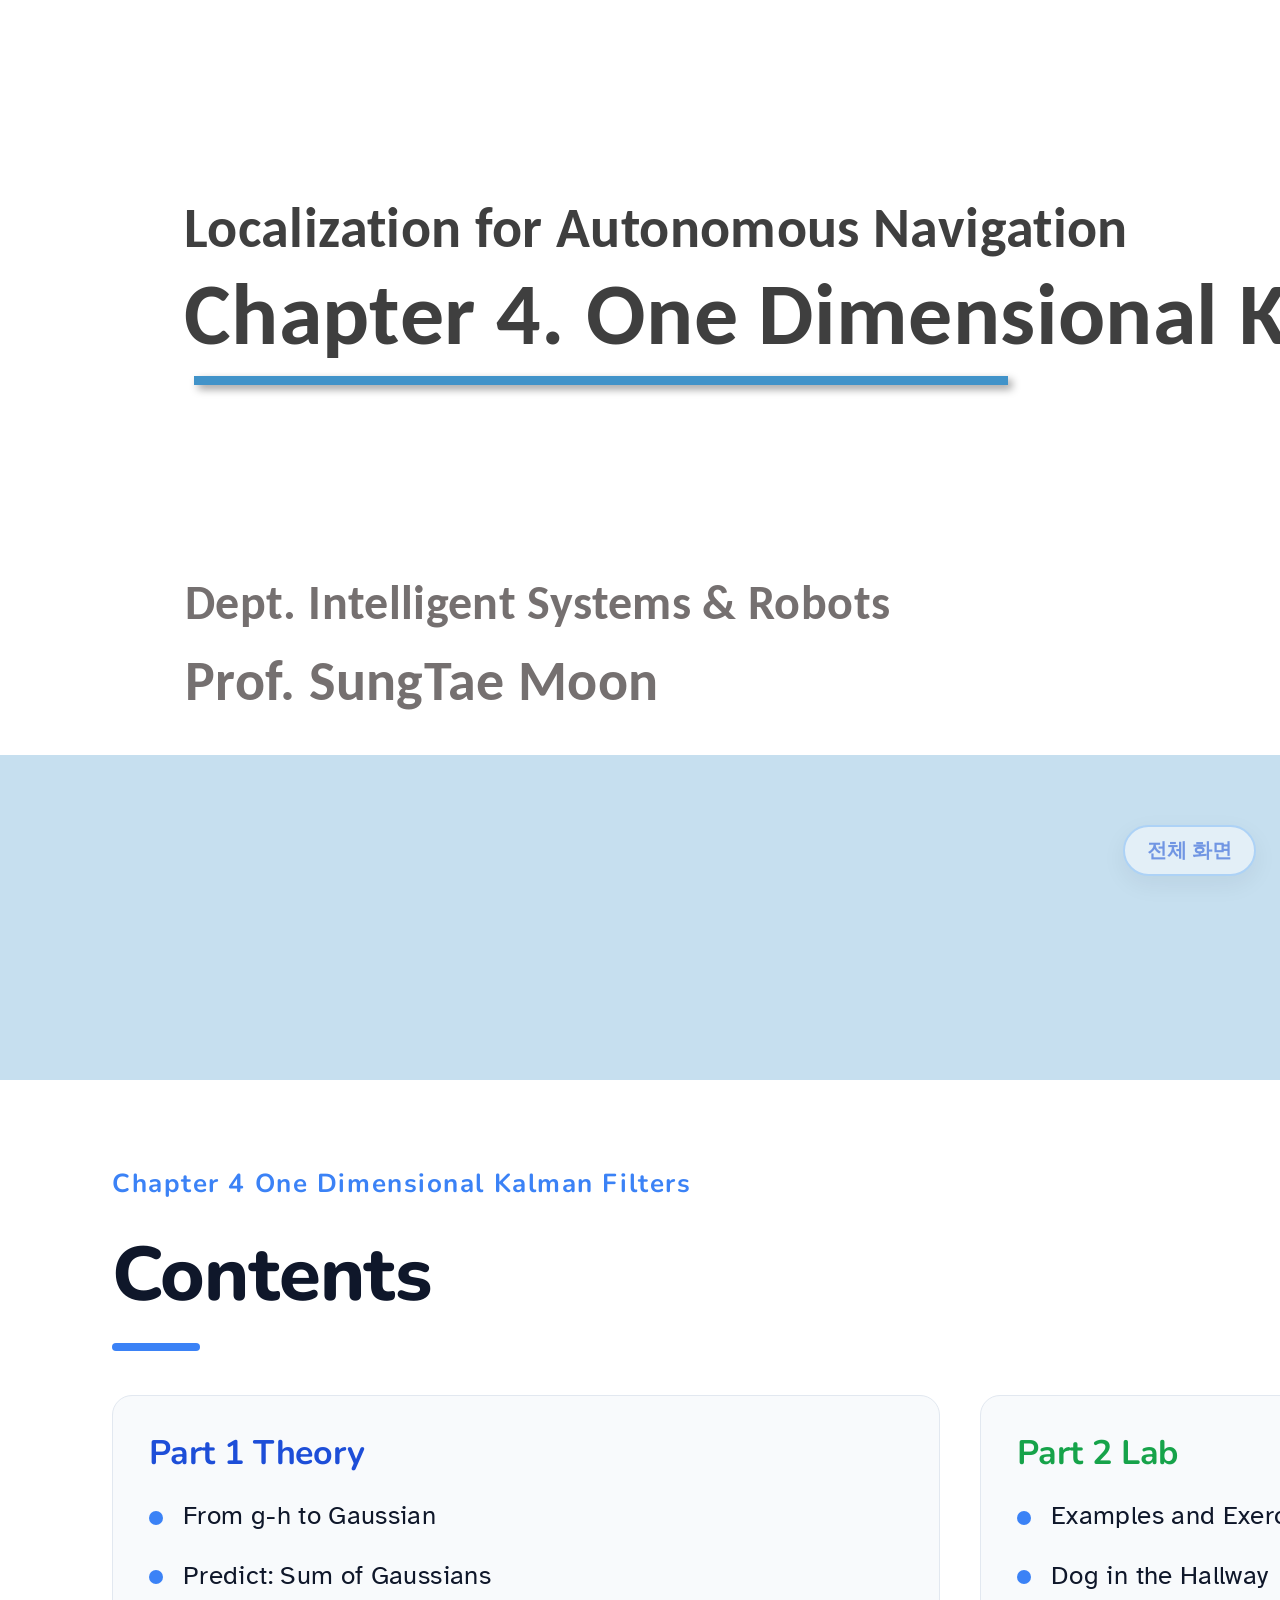
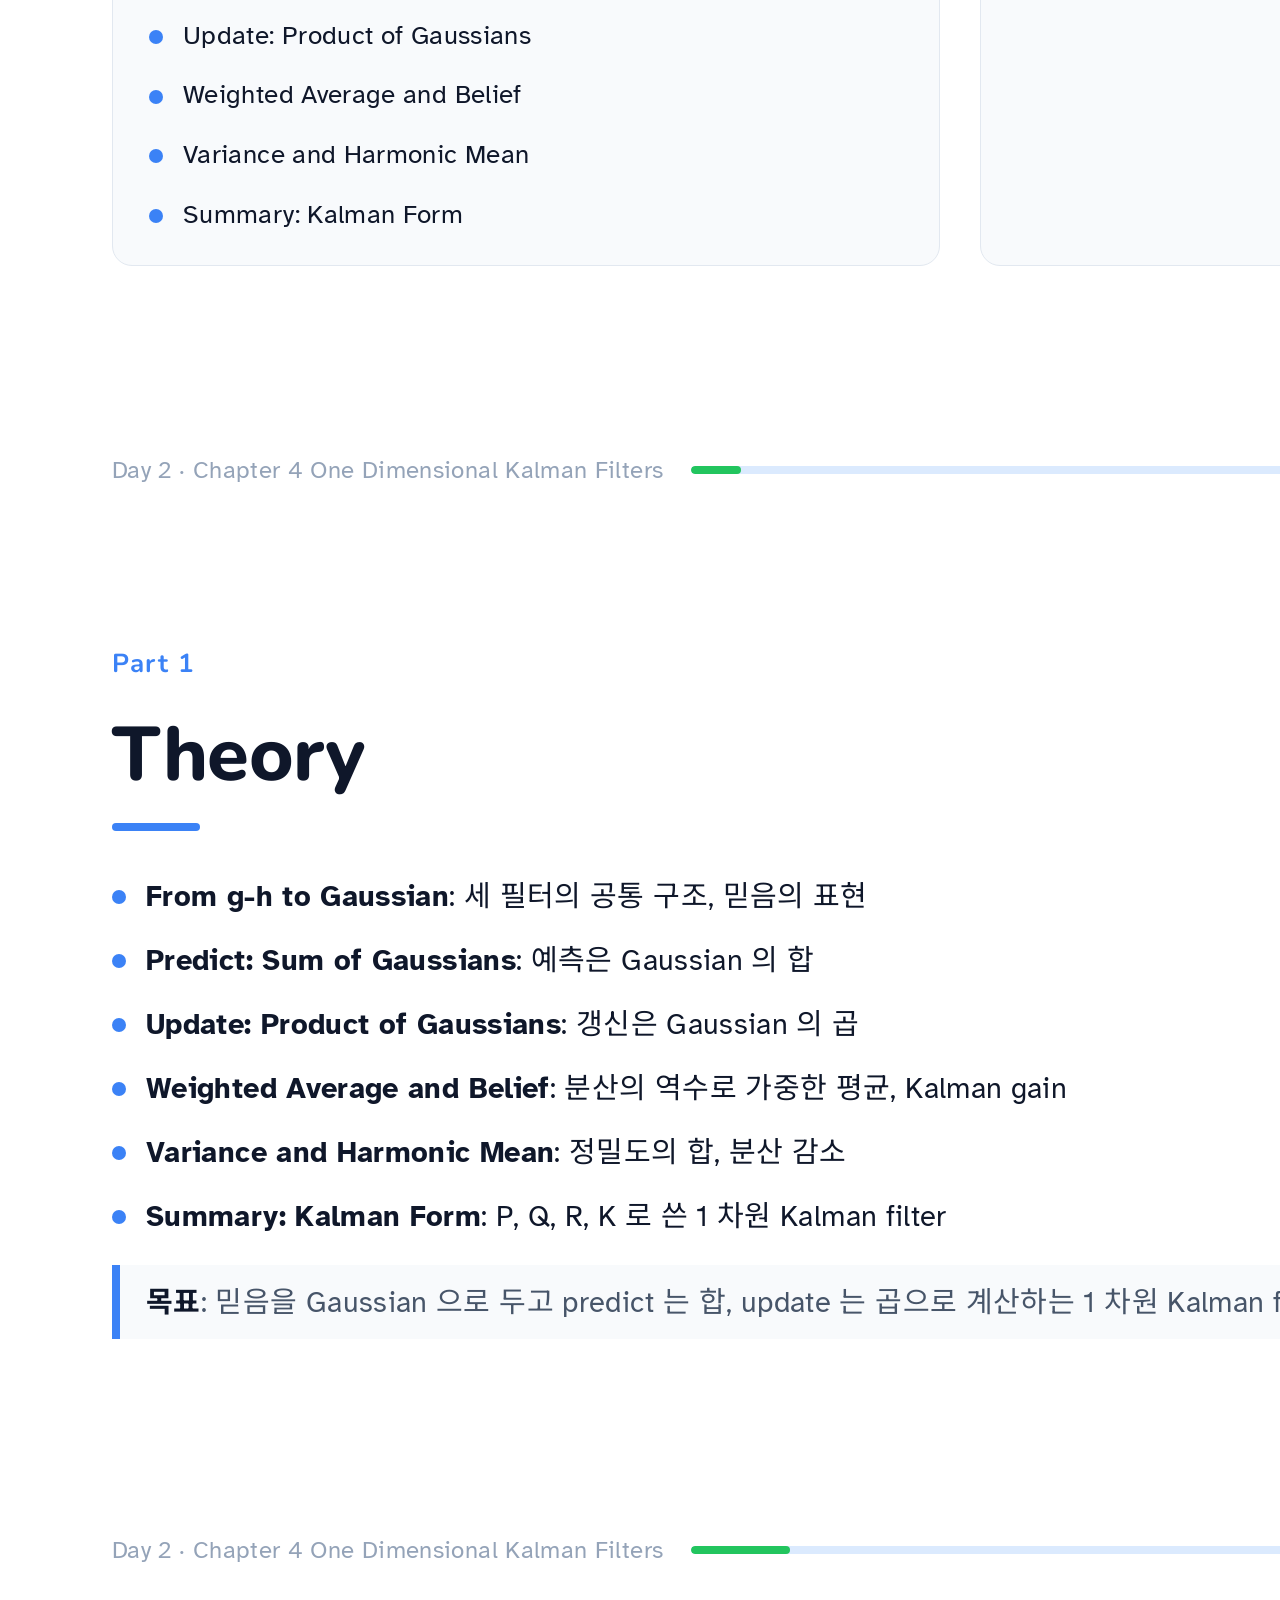
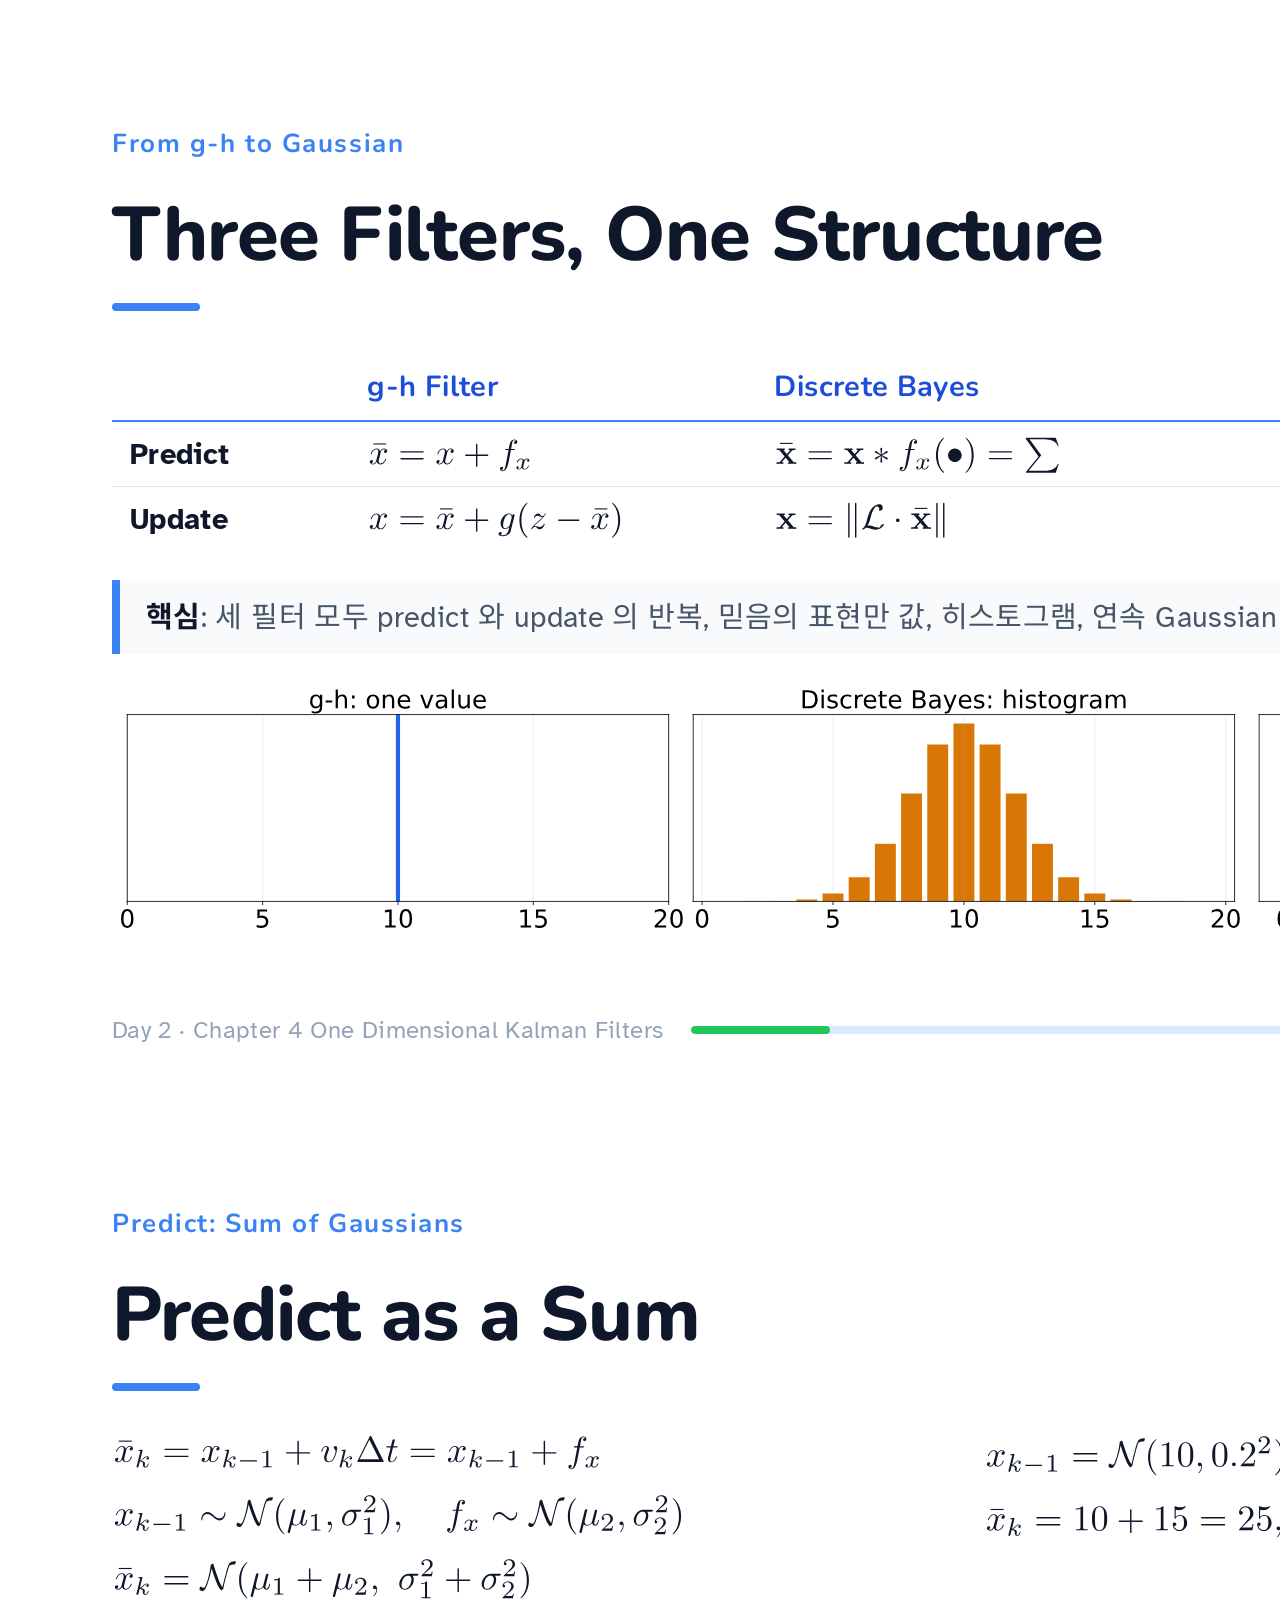
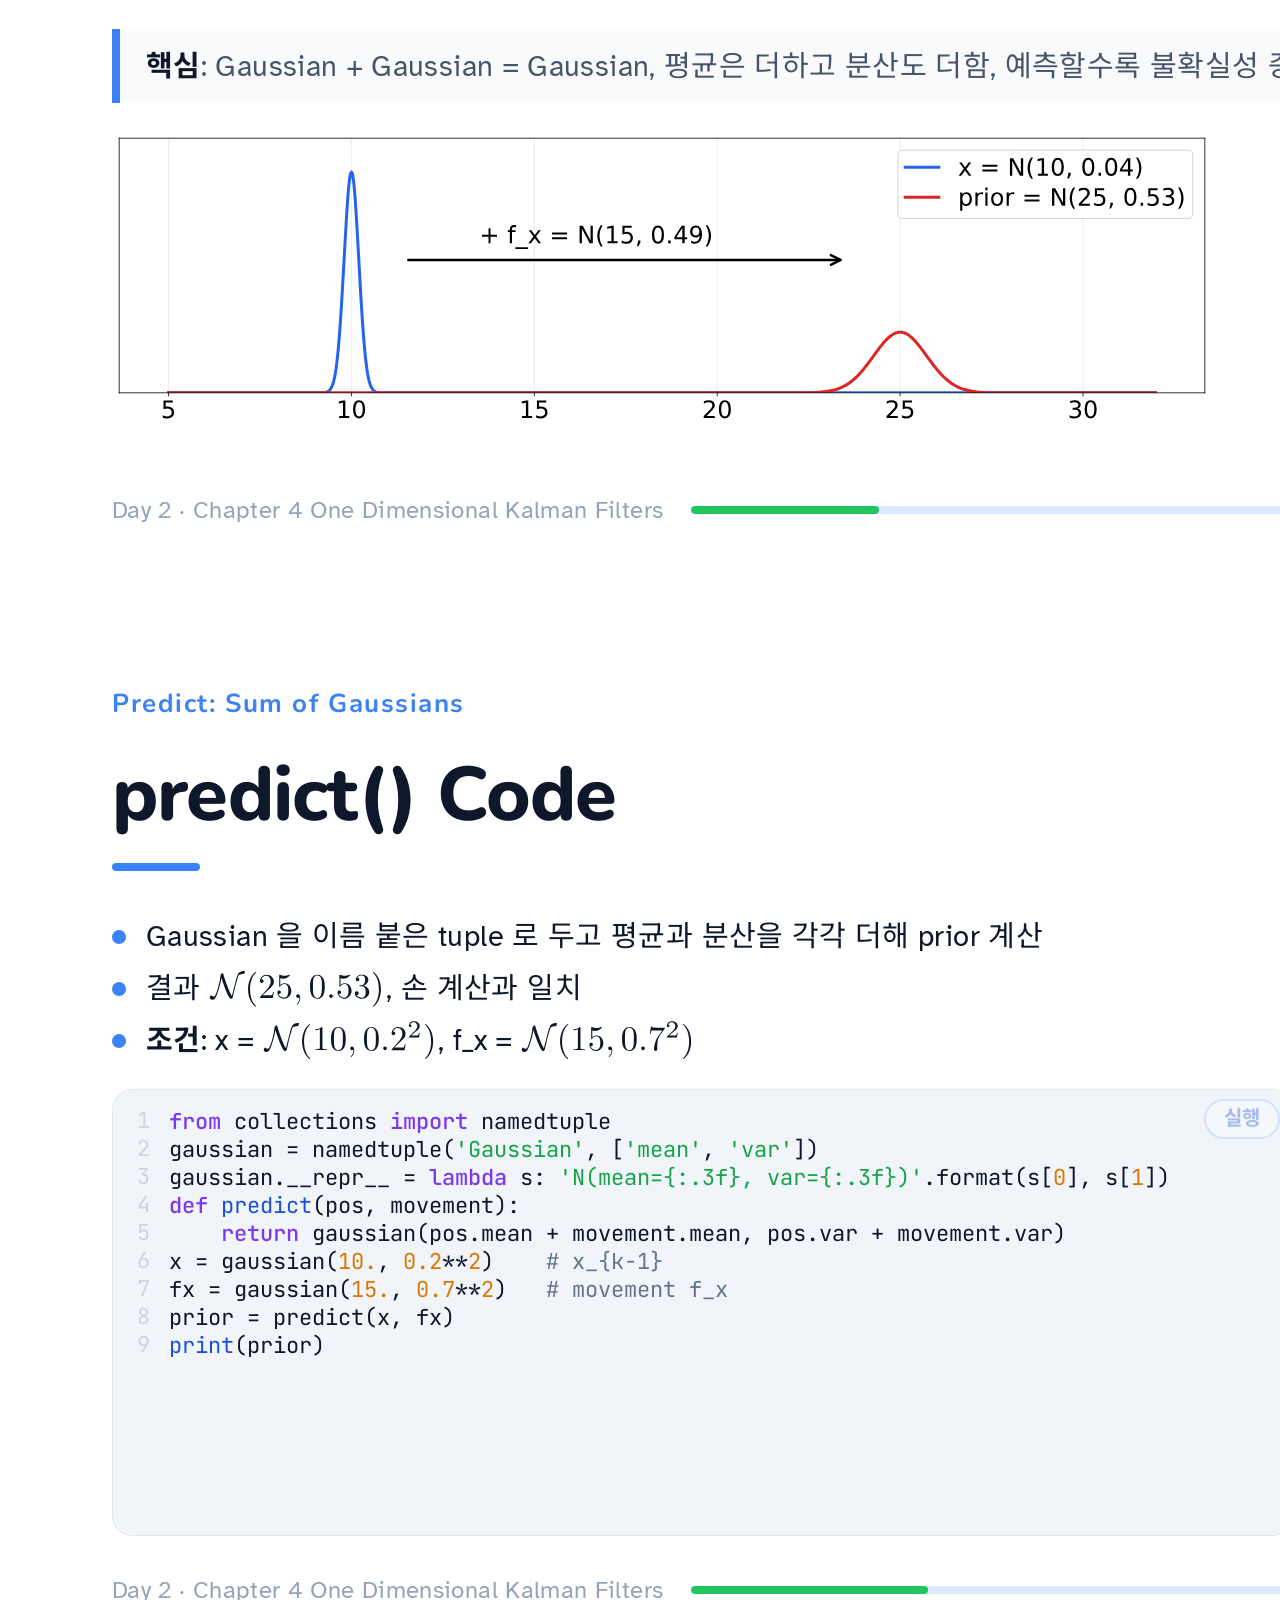
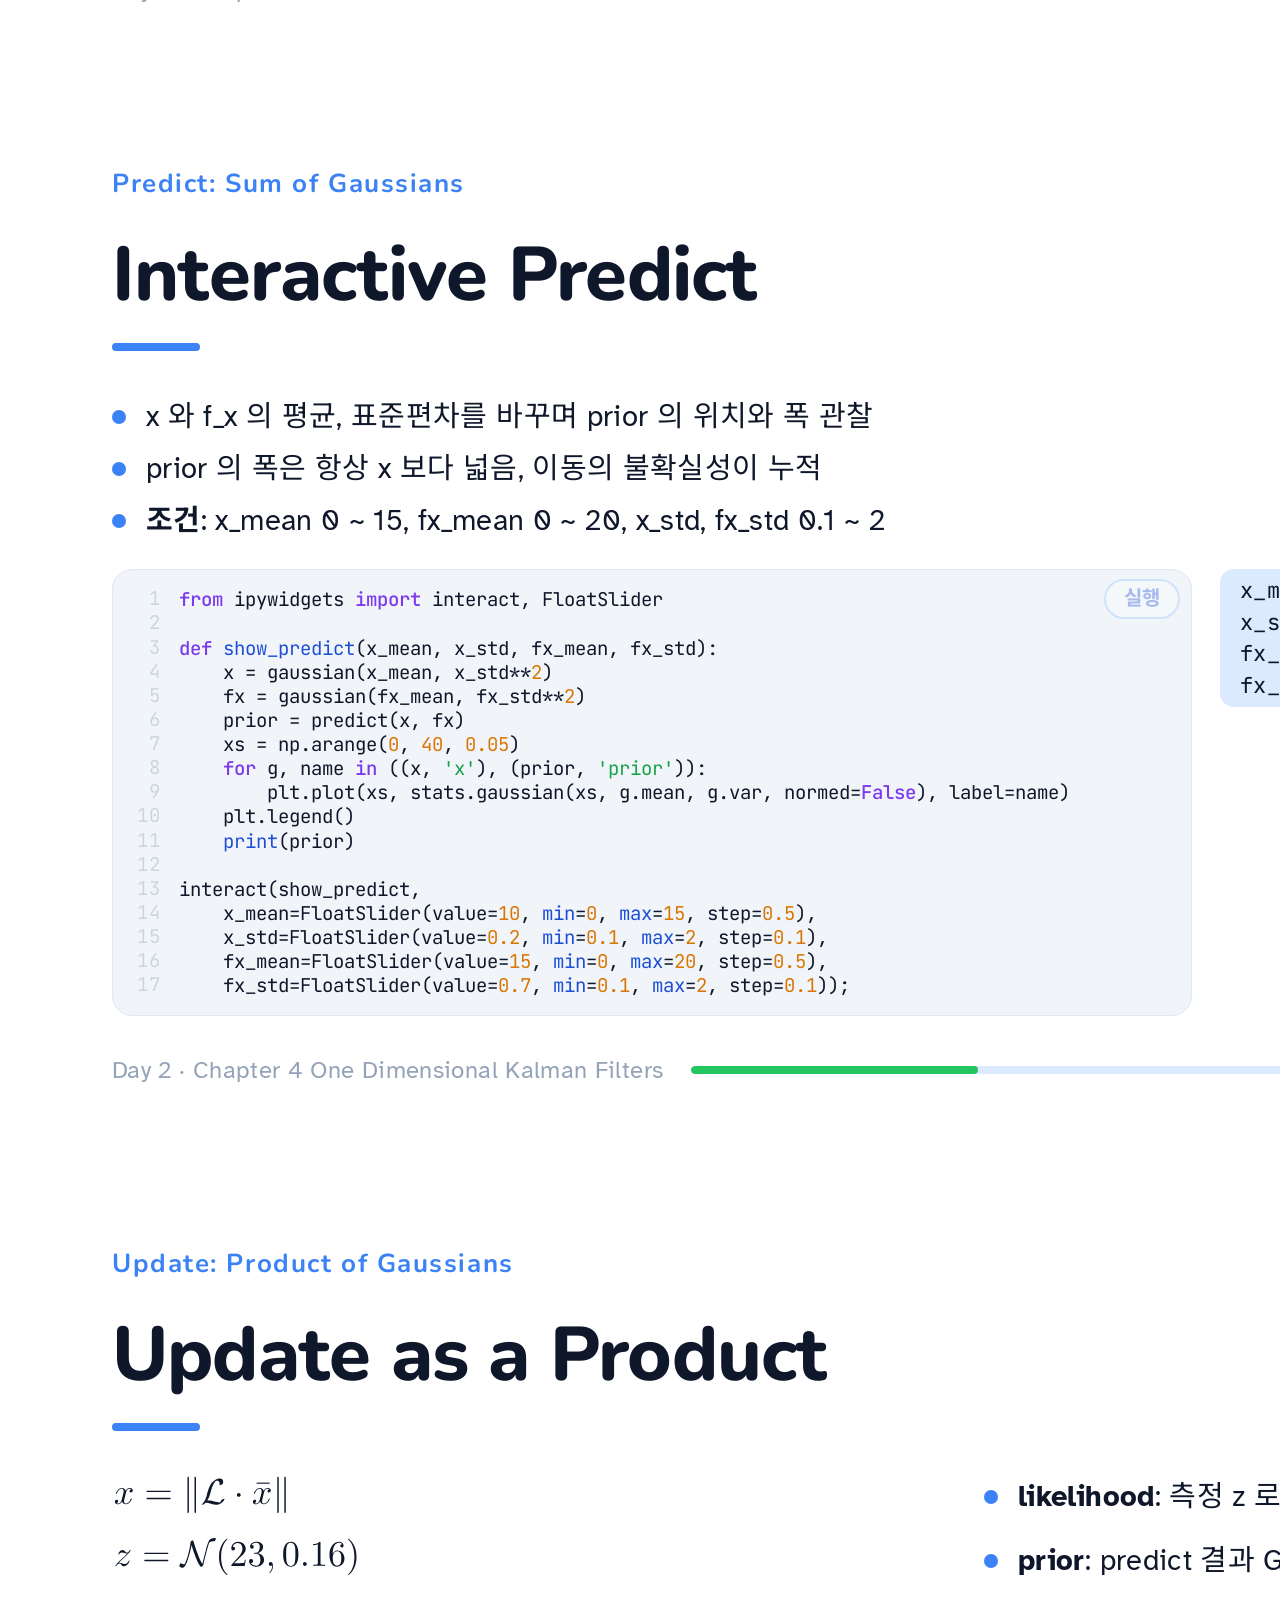
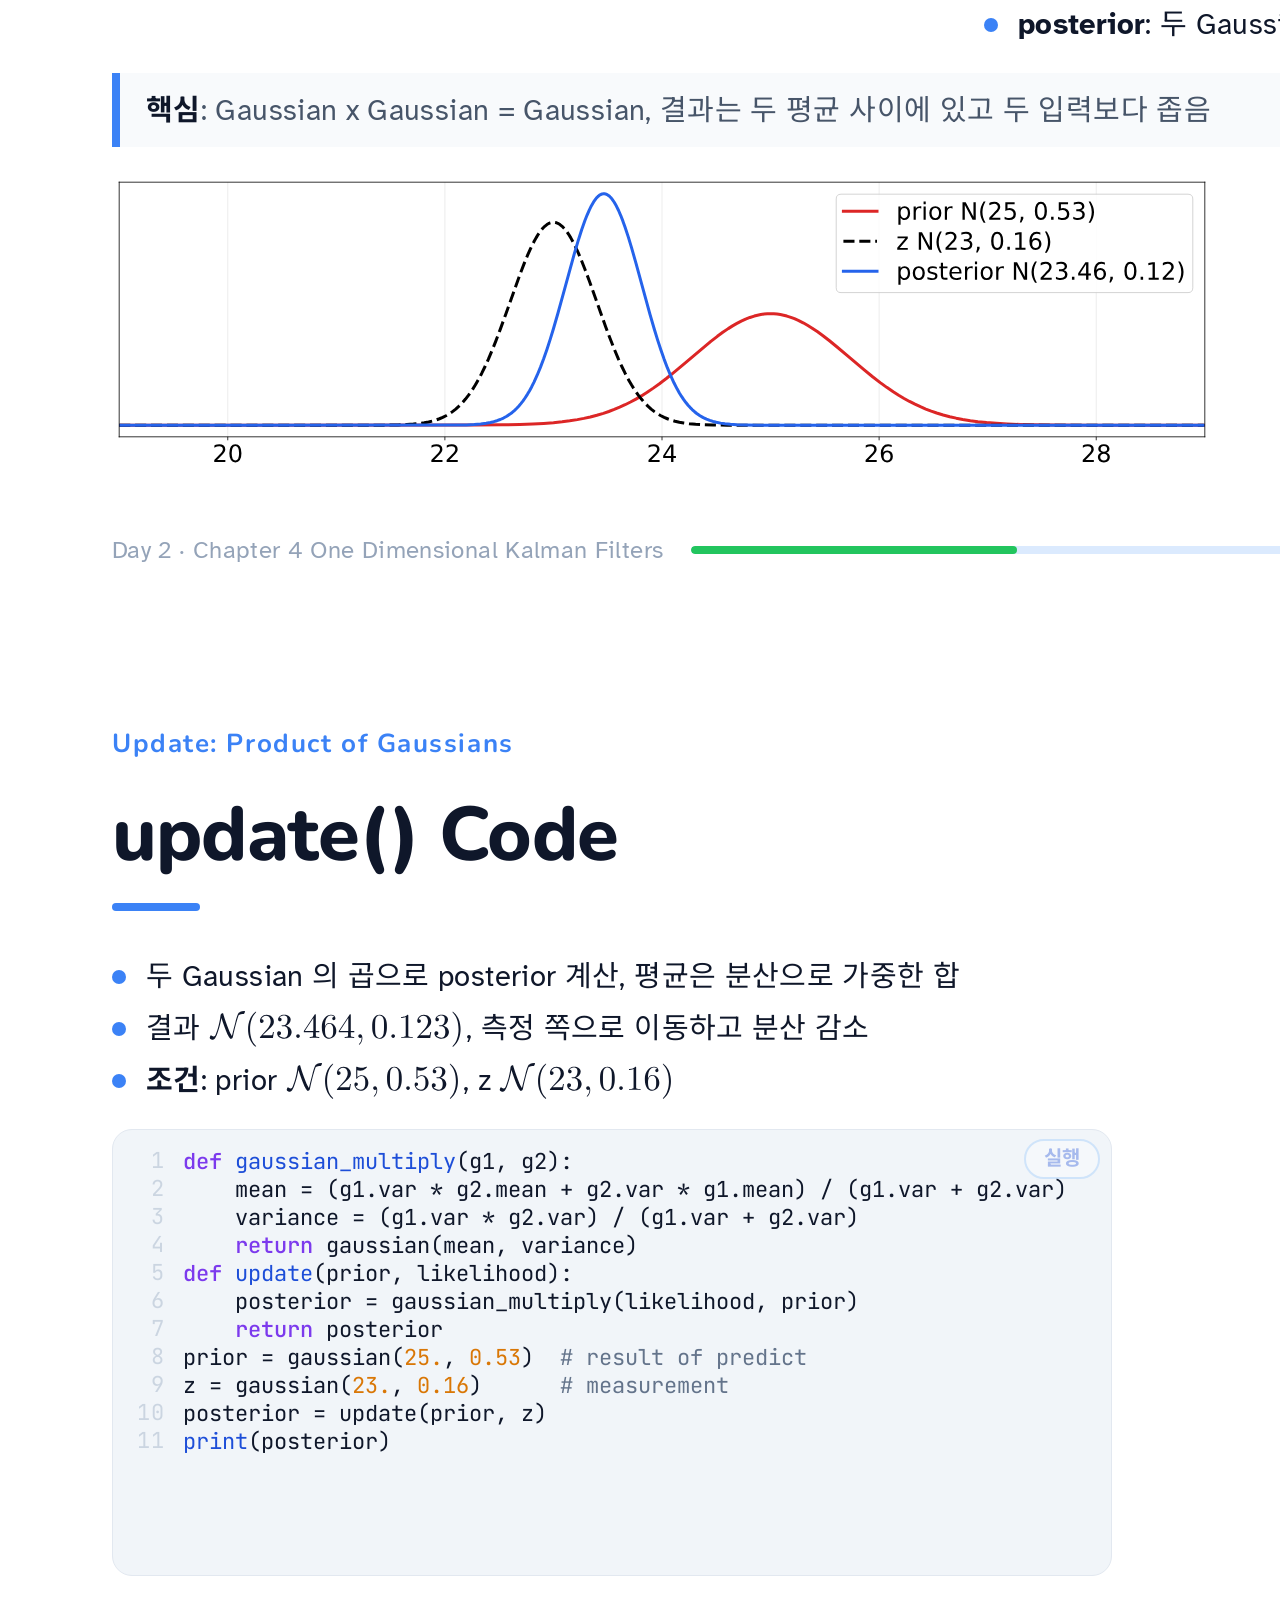
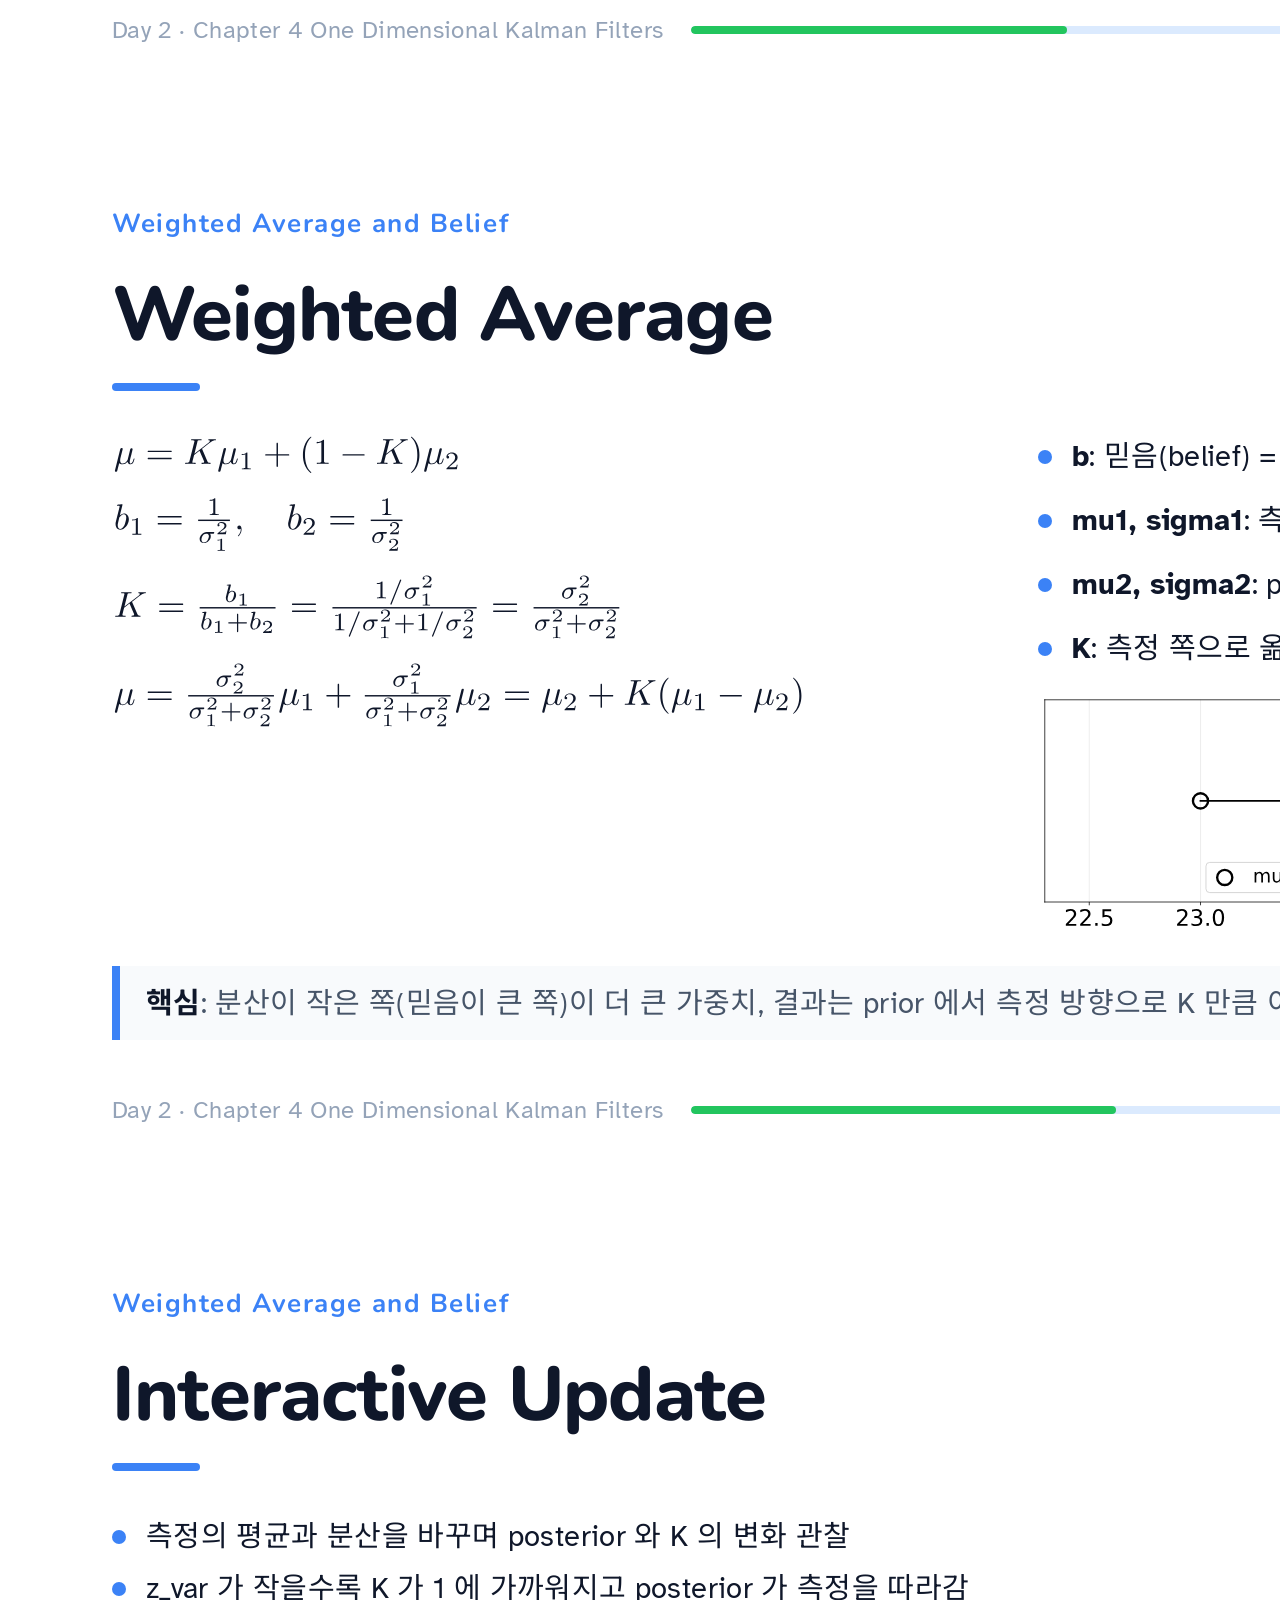
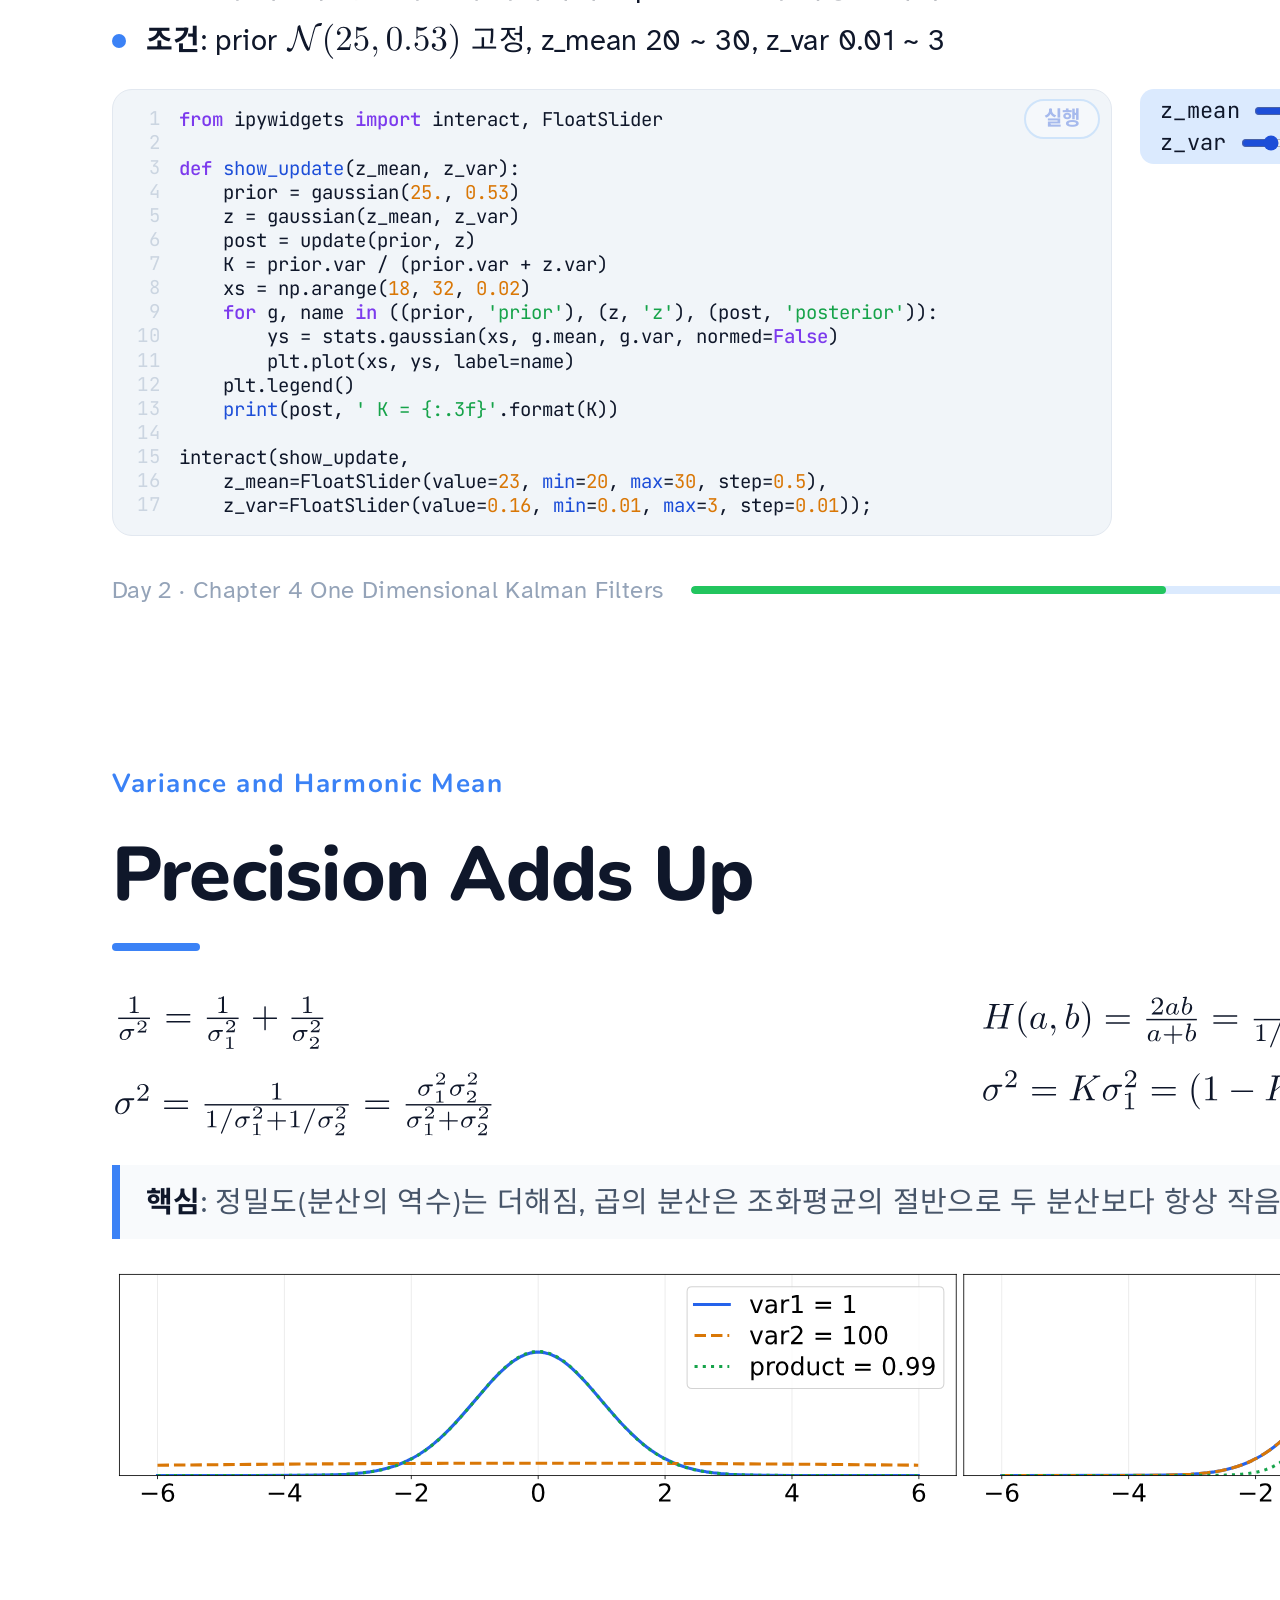
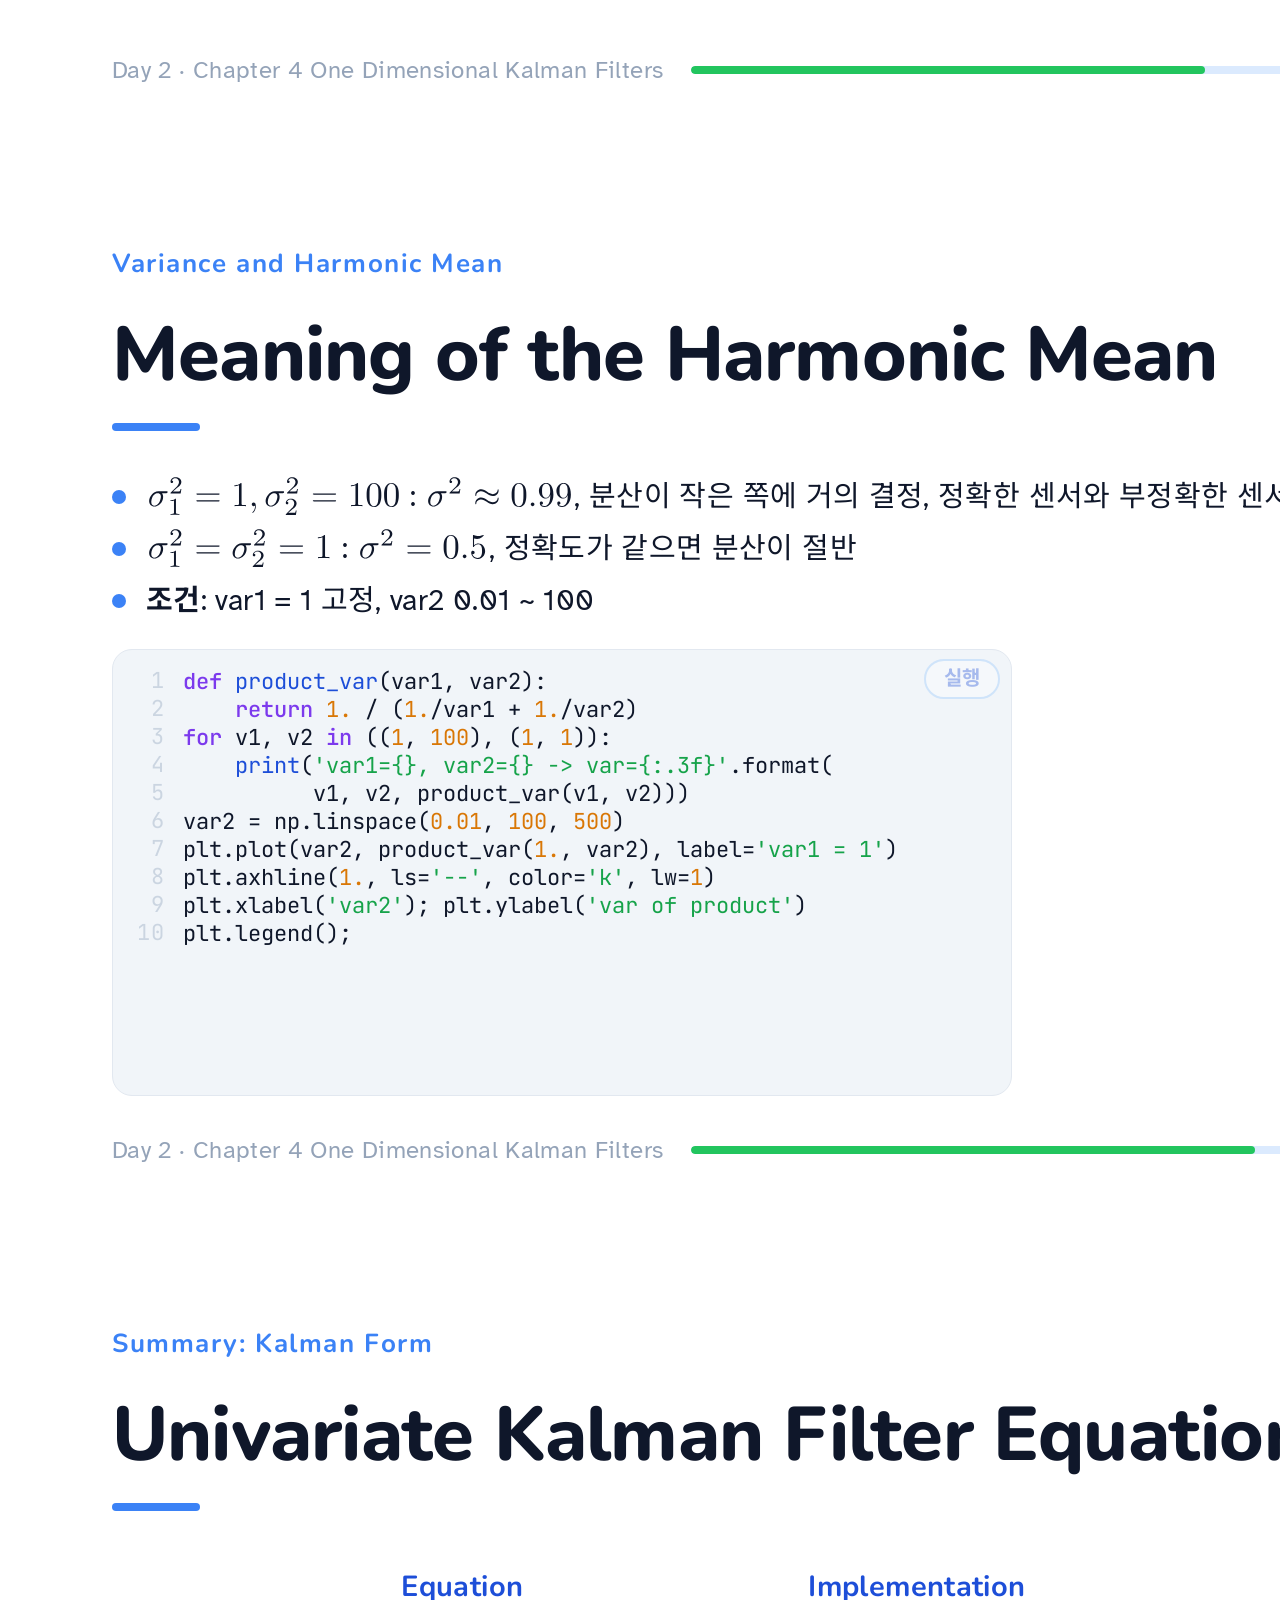
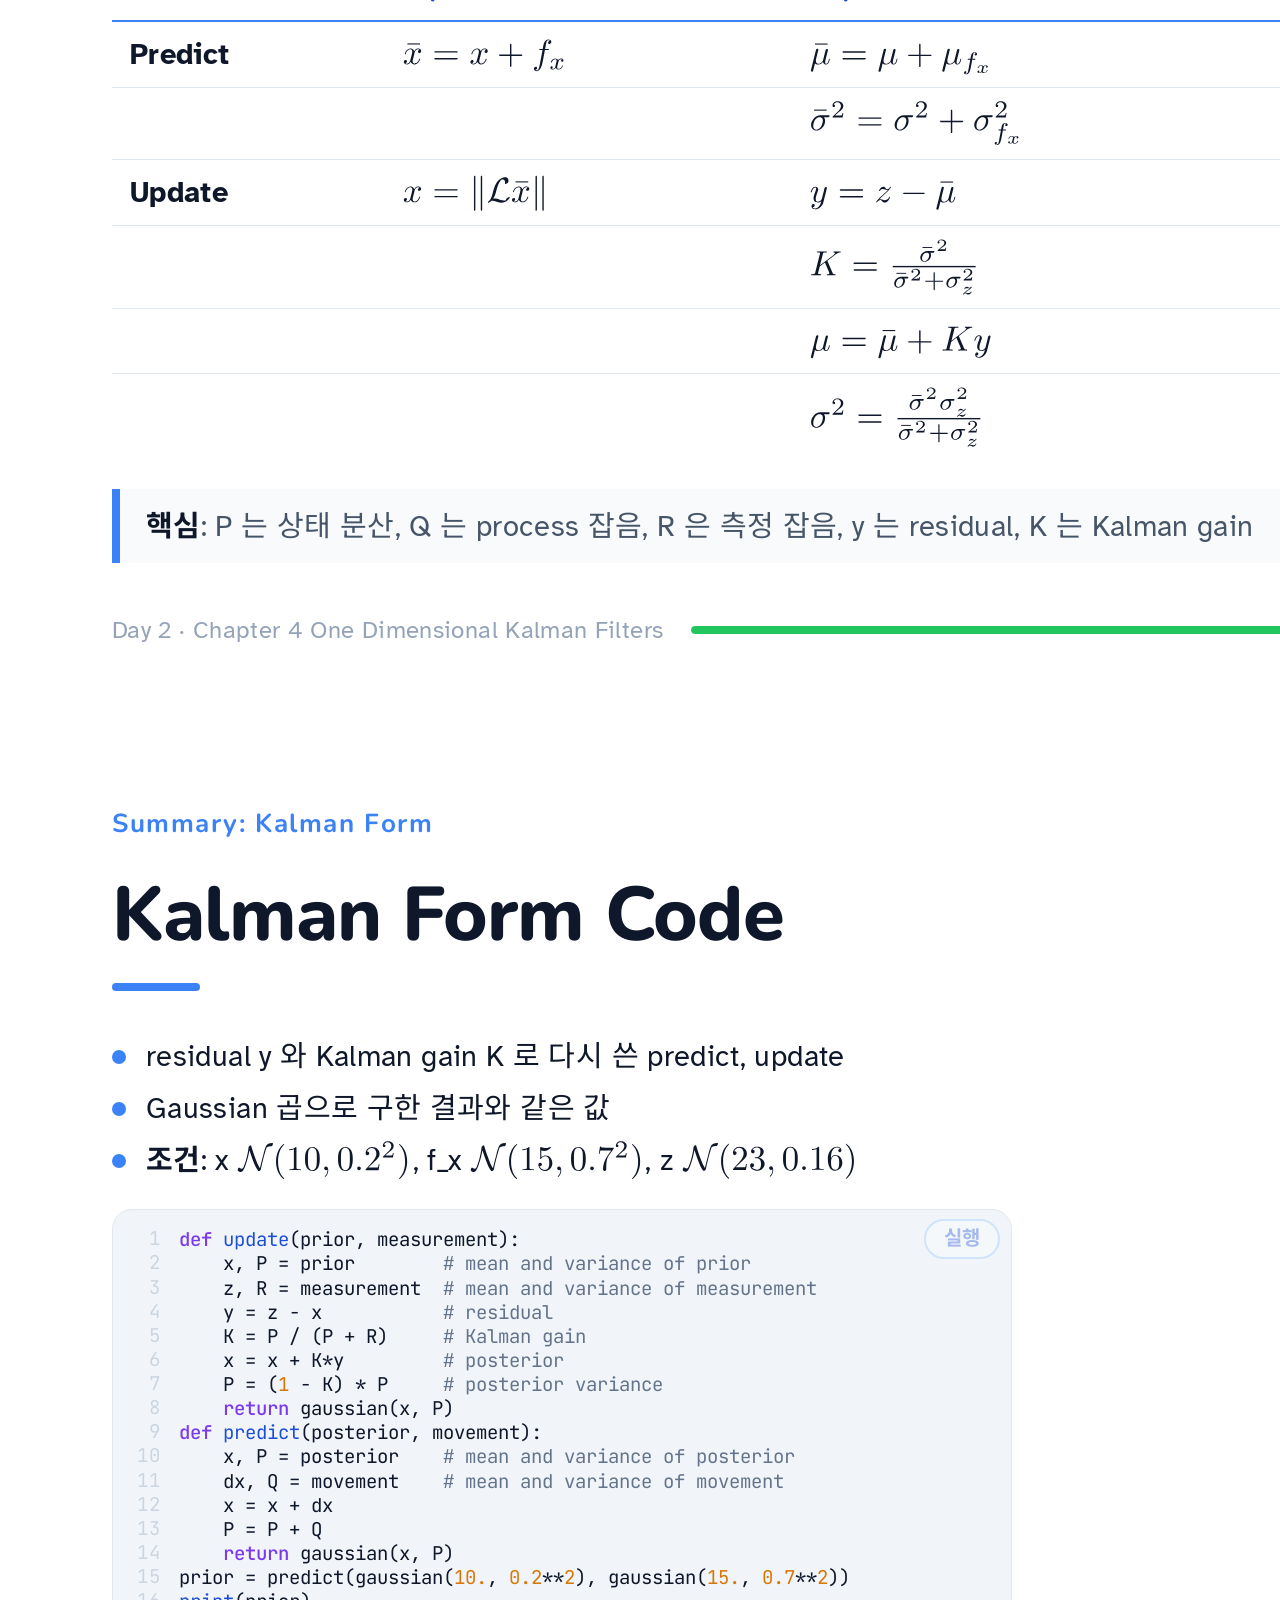
<file: ch4-1d-kalman/index.html>
<!DOCTYPE html>
<html lang="ko"><head>
<meta charset="utf-8">
<meta name="viewport" content="width=device-width, initial-scale=1">
<title>Chapter 4 One Dimensional Kalman Filters Student</title>
<link rel="preconnect" href="https://fonts.googleapis.com">
<link rel="preconnect" href="https://fonts.gstatic.com" crossorigin="crossorigin">
<link href="https://fonts.googleapis.com/css2?family=Nunito:wght@400;600;700;800&amp;family=Atkinson+Hyperlegible:wght@400;700&amp;family=Carlito:wght@400;700&amp;family=JetBrains+Mono:wght@400;500;700&amp;family=Noto+Sans+KR:wght@400;500;700;900&amp;display=swap" rel="stylesheet">
<link rel="stylesheet" href="./deck.css">
<script src="./pylib.js"></script>
<script defer="" src="./deck.js"></script>
<script type="text/x-deck-preamble">
import numpy as np
import matplotlib.pyplot as plt
from numpy.random import randn
from contextlib import contextmanager
from types import SimpleNamespace
import builtins

np.random.seed(7)
plt.rcParams['axes.prop_cycle'] = plt.cycler(
    color=['#2563eb', '#d97706', '#16a34a', '#dc2626', '#7c3aed'])
plt.rcParams['axes.grid'] = True
plt.rcParams['grid.alpha'] = 0.3
plt.rcParams['figure.figsize'] = builtins.__dict__.get('_deck_figsize') or (6.4, 4)  # fills the result box
plt.rcParams['font.size'] = 14

@contextmanager
def figsize(x=10, y=4):
    yield

import math
import filterpy.stats as stats

class DogSimulation(object):
    """Dog moving down a hallway at a given velocity, sensed with noise."""
    def __init__(self, x0=0, velocity=1, measurement_var=0.0, process_var=0.0):
        self.x = x0
        self.velocity = velocity
        self.meas_std = math.sqrt(measurement_var)
        self.process_std = math.sqrt(process_var)

    def move(self, dt=1.0):
        dx = self.velocity + randn()*self.process_std
        self.x += dx * dt

    def sense_position(self):
        return self.x + randn()*self.meas_std

    def move_and_sense(self):
        self.move()
        return self.sense_position()

def print_gh(prior, x, z):
    print('{:7.3f} {:8.3f} {:8.3f} {:8.3f} {:7.3f}'.format(prior[0], prior[1], z, x[0], x[1]))

def print_variance(xs):
    for i in range(0, len(xs), 5):
        print(' '.join('{:.4f}'.format(v) for v in xs[i:i+5, 1]))

# Plot helpers used by the slides (display only).
def plot_measurements(xs, ys=None, color='k', lw=1, label='Measurements', lines=False, **kws):
    if ys is None:
        xs, ys = range(len(xs)), xs
    if lines:
        plt.plot(xs, ys, color=color, lw=lw, ls='--', label=label, **kws)
    else:
        plt.scatter(xs, ys, edgecolor=color, facecolor='none', lw=lw * 1.5, label=label, **kws)

def plot_filter(xs, ys=None, c='C0', label='Filter', var=None, **kws):
    if ys is None:
        xs, ys = range(len(xs)), xs
    plt.plot(xs, ys, color=c, label=label, **kws)
    if var is not None:
        std = np.sqrt(np.asarray(var, dtype=float))
        ys = np.asarray(ys, dtype=float)
        plt.fill_between(xs, ys - std, ys + std, facecolor='#fcd34d', alpha=0.4)

def plot_predictions(p, label='Prediction'):
    plt.scatter(range(len(p)), p, marker='v', s=40, color='C3', label=label)

def show_legend():
    plt.legend(loc='best')

def set_labels(title=None, x=None, y=None):
    plt.title(title)
    plt.xlabel(x)
    plt.ylabel(y)

def plot_errorbars(bars, xlims, ylims=(-1, 1)):
    for i, (x, err, label) in enumerate(bars):
        y = len(bars) - 1 - i
        plt.errorbar(x, y, xerr=err, fmt='o', capsize=12, capthick=3, lw=3, ms=10)
        plt.text(x, y + 0.25, label, ha='center', va='bottom', fontweight='bold')
    plt.xlim(xlims)
    plt.ylim(-0.6, len(bars) - 0.1 + 0.3)
    plt.yticks([])

plots = SimpleNamespace(plot_measurements=plot_measurements, plot_filter=plot_filter,
                        plot_predictions=plot_predictions, show_legend=show_legend,
                        set_labels=set_labels, plot_errorbars=plot_errorbars, figsize=figsize)

def animate(draw, n, ms=150):
    """Draw frame k with draw(k). The deck plays all frames; elsewhere only the last one is drawn."""
    w, h = plt.rcParams['figure.figsize']
    fig = plt.figure(figsize=(w, max(h - 0.45, 2.)))  # room for the play bar
    if not getattr(builtins, '_deck_anim', False):
        draw(n - 1)
        return
    import base64, io, warnings
    frames = []
    for k in range(n):
        fig.clf()
        draw(k)
        with warnings.catch_warnings():
            warnings.simplefilter('ignore')
            fig.tight_layout()
        buf = io.BytesIO()
        fig.savefig(buf, format='png', dpi=100)
        frames.append(base64.b64encode(buf.getvalue()).decode())
    plt.close(fig)
    builtins._deck_frames = frames
    builtins._deck_frame_ms = ms
</script>
<style>
@page { size: 1920px 1080px; margin: 0; }
html, body { margin: 0; padding: 0; background: #fff; }
:root { color-scheme: light; }
deck-stage { display: block; }
.slide {
  width: 1920px; height: 1080px; overflow: hidden; box-sizing: border-box;
  break-after: page; page-break-after: always;
}
.slide:last-child { break-after: auto; page-break-after: auto; }
/* one key point per slide */
.point { margin: 0; padding: 16px 26px; border-left: 8px solid var(--sky); background: var(--surface);
  border-radius: 0 16px 16px 0; font-size: 29px; line-height: 1.45; color: var(--ink-muted); }
.point b { color: var(--ink); }
pre.dense { line-height: 1.32; }
pre.denser { line-height: 1.27; }
pre.tightest { line-height: 1.15; }
/* a code/result row takes the height left on the slide; deck.js shrinks long code to fit, never scrolls */
.cell > .code-wrap { display: flex; flex-direction: column; min-height: 0; }
.cell > pre.code, .cell > .code-wrap > pre.code { flex: 1 1 auto; min-height: 0; overflow: hidden; }
.ul.contents { gap: 22px; }
.ul.brief { gap: 10px; }
.ul.contents li { font-size: 34px; }
.ul.contents.many { gap: 14px; }
.ul.contents.many li { font-size: 31px; }
pre.xxs { font-size: 22px; padding: 18px 24px; }
pre.xxxs { font-size: 20px; padding: 14px 20px; }
.card.tight { padding: 16px 26px; gap: 8px; }
.card.tight .card-h { font-size: 30px; }
.card.tight .ul { gap: 10px; }
.card.tight .ul li { font-size: 26px; }
.cell { min-width: 0; min-height: 0; display: flex; flex-direction: column; }
.cell > div { flex: 1 1 auto; }
.run-slot { flex: 1 1 auto; min-height: 140px; }
.body > .run-slot { flex: 0 0 auto; }
[data-sliders] { display: grid; grid-template-columns: repeat(auto-fit, minmax(340px, 1fr)); gap: 4px 28px;
  padding: 8px 20px; background: var(--sky-soft); border-radius: 14px; }
.slider-row { display: grid; grid-template-columns: max-content 1fr 72px; align-items: center; gap: 12px;
  font-family: var(--font-mono); font-size: 22px; line-height: 1.25; color: var(--ink); font-variant-ligatures: none; }
.slider-row input { width: 100%; accent-color: var(--sky-deep); cursor: pointer; }
.slider-val { text-align: right; color: var(--sky-deep); font-weight: 700; }
figure.fig img { max-height: none; }
figure.fig { align-items: center; }
.formula { font-size: 30px; }
.card .ul li { font-size: 26px; }
.tbl td, .tbl th { padding: 12px 18px; }
</style>
</head>
<body>
<deck-stage>
<section class="slide cover" data-label="Cover" data-screen-label="Cover">
  <img class="cover-coss" src="./coss_logo.png" alt="COSS">
  <img class="cover-cbnu" src="./cbnu_cover.png" alt="CBNU">
  <p class="cover-course">Localization for Autonomous Navigation</p>
  <h1 class="cover-title">Chapter 4. One Dimensional Kalman Filters</h1>
  <div class="cover-rule"></div>
  <p class="cover-by">Dept. Intelligent Systems &amp; Robots<b>Prof. SungTae Moon</b></p>
</section>
<section class="slide" data-label="01 Contents" data-screen-label="01 Contents">
<header class="head"><span class="kicker">Chapter 4 One Dimensional Kalman Filters</span><span class="folio">01</span></header>
<h2 class="title">Contents</h2>
<div class="rule"></div>
<div class="body"><div style="display:grid;grid-template-columns:1fr 1fr;gap:40px;min-height:0;"><div class="cell"><div class="card"><h3 class="card-h sky">Part 1  Theory</h3><ul class="ul"><li>From g-h to Gaussian</li><li>Predict: Sum of Gaussians</li><li>Update: Product of Gaussians</li><li>Weighted Average and Belief</li><li>Variance and Harmonic Mean</li><li>Summary: Kalman Form</li></ul></div></div><div class="cell"><div class="card"><h3 class="card-h leaf">Part 2  Lab</h3><ul class="ul"><li>Examples and Exercises</li><li>Dog in the Hallway</li></ul></div></div></div></div>
<footer class="foot"><span class="foot-sec">Day 2 · Chapter 4 One Dimensional Kalman Filters</span><div class="bar"><i style="width:5%"></i></div><span class="foot-num">01 / 21</span></footer>
</section>
<section class="slide" data-label="02 Theory" data-screen-label="02 Theory">
<header class="head"><span class="kicker">Part 1</span><span class="folio">02</span></header>
<h2 class="title">Theory</h2>
<div class="rule"></div>
<div class="body"><ul class="ul"><li><strong>From g-h to Gaussian</strong>: 세 필터의 공통 구조, 믿음의 표현</li><li><strong>Predict: Sum of Gaussians</strong>: 예측은 Gaussian 의 합</li><li><strong>Update: Product of Gaussians</strong>: 갱신은 Gaussian 의 곱</li><li><strong>Weighted Average and Belief</strong>: 분산의 역수로 가중한 평균, Kalman gain</li><li><strong>Variance and Harmonic Mean</strong>: 정밀도의 합, 분산 감소</li><li><strong>Summary: Kalman Form</strong>: P, Q, R, K 로 쓴 1 차원 Kalman filter</li></ul><div class="point"><b>목표</b>: 믿음을 Gaussian 으로 두고 predict 는 합, update 는 곱으로 계산하는 1 차원 Kalman filter 유도</div></div>
<footer class="foot"><span class="foot-sec">Day 2 · Chapter 4 One Dimensional Kalman Filters</span><div class="bar"><i style="width:10%"></i></div><span class="foot-num">02 / 21</span></footer>
</section>
<section class="slide" data-label="03 Three Filters, One Structure" data-screen-label="03 Three Filters, One Structure">
<header class="head"><span class="kicker">From g-h to Gaussian</span><span class="folio">03</span></header>
<h2 class="title">Three Filters, One Structure</h2>
<div class="rule"></div>
<div class="body"><table class="tbl"><thead><tr><th style="width:14%"></th><th style="width:24%">g-h Filter</th><th style="width:30%">Discrete Bayes</th><th>Gaussian (continuous)</th></tr></thead><tbody><tr><td><strong>Predict</strong></td><td><svg class="tex" xmlns="http://www.w3.org/2000/svg" xmlns:xlink="http://www.w3.org/1999/xlink" viewBox="-.5 -7.419 47.741 9.856" role="img" aria-label="\bar{x} = x + f_x" fill="currentColor" style="width:5.777em;height:1.193em;vertical-align:-0.295em;display:inline-block;overflow:visible">
<defs>
<path id='t054bfdb56a65-g1-120' d='M1.736-.739C1.667-.502 1.437-.126 1.081-.126C1.06-.126 .851-.126 .704-.223C.99-.314 1.011-.565 1.011-.607C1.011-.76 .893-.865 .732-.865C.537-.865 .335-.697 .335-.439C.335-.091 .725 .07 1.067 .07C1.388 .07 1.674-.133 1.848-.425C2.015-.056 2.399 .07 2.678 .07C3.48 .07 3.905-.802 3.905-.997C3.905-1.088 3.815-1.088 3.794-1.088C3.696-1.088 3.689-1.053 3.661-.969C3.515-.488 3.096-.126 2.706-.126C2.427-.126 2.28-.314 2.28-.579C2.28-.76 2.448-1.395 2.643-2.169C2.783-2.706 3.096-2.88 3.327-2.88C3.34-2.88 3.557-2.88 3.703-2.783C3.48-2.72 3.396-2.525 3.396-2.399C3.396-2.246 3.515-2.141 3.675-2.141S4.066-2.273 4.066-2.566C4.066-2.957 3.619-3.075 3.34-3.075C2.992-3.075 2.713-2.845 2.559-2.58C2.434-2.866 2.113-3.075 1.723-3.075C.941-3.075 .495-2.218 .495-2.008C.495-1.918 .593-1.918 .614-1.918C.704-1.918 .711-1.946 .746-2.036C.921-2.58 1.36-2.88 1.702-2.88C1.932-2.88 2.12-2.755 2.12-2.42C2.12-2.28 2.036-1.932 1.974-1.695L1.736-.739Z'/>
<path id='t054bfdb56a65-g0-102' d='M3.656-3.985H4.513C4.712-3.985 4.812-3.985 4.812-4.184C4.812-4.294 4.712-4.294 4.543-4.294H3.716L3.925-5.43C3.965-5.639 4.105-6.346 4.164-6.466C4.254-6.655 4.423-6.804 4.633-6.804C4.672-6.804 4.932-6.804 5.121-6.625C4.682-6.585 4.583-6.237 4.583-6.087C4.583-5.858 4.762-5.738 4.951-5.738C5.21-5.738 5.499-5.958 5.499-6.336C5.499-6.795 5.041-7.024 4.633-7.024C4.294-7.024 3.666-6.844 3.367-5.858C3.308-5.649 3.278-5.549 3.039-4.294H2.351C2.162-4.294 2.052-4.294 2.052-4.105C2.052-3.985 2.142-3.985 2.331-3.985H2.989L2.242-.05C2.062 .917 1.893 1.823 1.375 1.823C1.335 1.823 1.086 1.823 .897 1.644C1.355 1.614 1.445 1.255 1.445 1.106C1.445 .877 1.265 .757 1.076 .757C.817 .757 .528 .976 .528 1.355C.528 1.803 .966 2.042 1.375 2.042C1.923 2.042 2.321 1.455 2.501 1.076C2.819 .448 3.049-.757 3.059-.827L3.656-3.985Z'/>
<path id='t054bfdb56a65-g0-120' d='M3.328-3.009C3.387-3.268 3.616-4.184 4.314-4.184C4.364-4.184 4.603-4.184 4.812-4.055C4.533-4.005 4.334-3.756 4.334-3.517C4.334-3.357 4.443-3.168 4.712-3.168C4.932-3.168 5.25-3.347 5.25-3.746C5.25-4.264 4.663-4.403 4.324-4.403C3.746-4.403 3.397-3.875 3.278-3.646C3.029-4.304 2.491-4.403 2.202-4.403C1.166-4.403 .598-3.118 .598-2.869C.598-2.77 .697-2.77 .717-2.77C.797-2.77 .827-2.79 .847-2.879C1.186-3.935 1.843-4.184 2.182-4.184C2.371-4.184 2.72-4.095 2.72-3.517C2.72-3.208 2.55-2.54 2.182-1.146C2.022-.528 1.674-.11 1.235-.11C1.176-.11 .946-.11 .737-.239C.986-.289 1.205-.498 1.205-.777C1.205-1.046 .986-1.126 .837-1.126C.538-1.126 .289-.867 .289-.548C.289-.09 .787 .11 1.225 .11C1.883 .11 2.242-.588 2.271-.648C2.391-.279 2.75 .11 3.347 .11C4.374 .11 4.941-1.176 4.941-1.425C4.941-1.524 4.852-1.524 4.822-1.524C4.732-1.524 4.712-1.484 4.692-1.415C4.364-.349 3.686-.11 3.367-.11C2.979-.11 2.819-.428 2.819-.767C2.819-.986 2.879-1.205 2.989-1.644L3.328-3.009Z'/>
<path id='t054bfdb56a65-g2-22' d='M4.284-5.569V-5.878H.687V-5.569H4.284Z'/>
<path id='t054bfdb56a65-g2-43' d='M4.075-2.291H6.854C6.994-2.291 7.183-2.291 7.183-2.491S6.994-2.69 6.854-2.69H4.075V-5.479C4.075-5.619 4.075-5.808 3.875-5.808S3.676-5.619 3.676-5.479V-2.69H.887C.747-2.69 .558-2.69 .558-2.491S.747-2.291 .887-2.291H3.676V.498C3.676 .638 3.676 .827 3.875 .827S4.075 .638 4.075 .498V-2.291Z'/>
<path id='t054bfdb56a65-g2-61' d='M6.844-3.258C6.994-3.258 7.183-3.258 7.183-3.457S6.994-3.656 6.854-3.656H.887C.747-3.656 .558-3.656 .558-3.457S.747-3.258 .897-3.258H6.844ZM6.854-1.325C6.994-1.325 7.183-1.325 7.183-1.524S6.994-1.724 6.844-1.724H.897C.747-1.724 .558-1.724 .558-1.524S.747-1.325 .887-1.325H6.854Z'/>
</defs>
<g id='t054bfdb56a65-page1'>
<use x='.633' y='0' xlink:href='#t054bfdb56a65-g2-22'/>
<use x='0' y='0' xlink:href='#t054bfdb56a65-g0-120'/>
<use x='8.461' y='0' xlink:href='#t054bfdb56a65-g2-61'/>
<use x='18.977' y='0' xlink:href='#t054bfdb56a65-g0-120'/>
<use x='26.885' y='0' xlink:href='#t054bfdb56a65-g2-43'/>
<use x='36.848' y='0' xlink:href='#t054bfdb56a65-g0-102'/>
<use x='41.725' y='1.494' xlink:href='#t054bfdb56a65-g1-120'/>
</g>
</svg></td><td><svg class="tex" xmlns="http://www.w3.org/2000/svg" xmlns:xlink="http://www.w3.org/1999/xlink" viewBox="-.5 -7.972 82.209 10.963" role="img" aria-label="\bar{\mathbf{x}} = \mathbf{x} \ast f_x(\bullet) = \sum" fill="currentColor" style="width:9.947em;height:1.327em;vertical-align:-0.362em;display:inline-block;overflow:visible">
<defs>
<path id='te5fe2df8b2fe-g5-80' d='M4.194 5.32L.658 9.694C.578 9.793 .568 9.813 .568 9.853C.568 9.963 .658 9.963 .837 9.963H9.096L9.953 7.482H9.704C9.455 8.229 8.787 8.837 7.94 9.126C7.781 9.176 7.093 9.415 5.629 9.415H1.395L4.852 5.141C4.922 5.051 4.941 5.021 4.941 4.981S4.932 4.932 4.872 4.842L1.634 .399H5.579C6.715 .399 9.006 .468 9.704 2.331H9.953L9.096 0H.837C.568 0 .558 .01 .558 .319L4.194 5.32Z'/>
<path id='te5fe2df8b2fe-g3-120' d='M1.736-.739C1.667-.502 1.437-.126 1.081-.126C1.06-.126 .851-.126 .704-.223C.99-.314 1.011-.565 1.011-.607C1.011-.76 .893-.865 .732-.865C.537-.865 .335-.697 .335-.439C.335-.091 .725 .07 1.067 .07C1.388 .07 1.674-.133 1.848-.425C2.015-.056 2.399 .07 2.678 .07C3.48 .07 3.905-.802 3.905-.997C3.905-1.088 3.815-1.088 3.794-1.088C3.696-1.088 3.689-1.053 3.661-.969C3.515-.488 3.096-.126 2.706-.126C2.427-.126 2.28-.314 2.28-.579C2.28-.76 2.448-1.395 2.643-2.169C2.783-2.706 3.096-2.88 3.327-2.88C3.34-2.88 3.557-2.88 3.703-2.783C3.48-2.72 3.396-2.525 3.396-2.399C3.396-2.246 3.515-2.141 3.675-2.141S4.066-2.273 4.066-2.566C4.066-2.957 3.619-3.075 3.34-3.075C2.992-3.075 2.713-2.845 2.559-2.58C2.434-2.866 2.113-3.075 1.723-3.075C.941-3.075 .495-2.218 .495-2.008C.495-1.918 .593-1.918 .614-1.918C.704-1.918 .711-1.946 .746-2.036C.921-2.58 1.36-2.88 1.702-2.88C1.932-2.88 2.12-2.755 2.12-2.42C2.12-2.28 2.036-1.932 1.974-1.695L1.736-.739Z'/>
<path id='te5fe2df8b2fe-g2-102' d='M3.656-3.985H4.513C4.712-3.985 4.812-3.985 4.812-4.184C4.812-4.294 4.712-4.294 4.543-4.294H3.716L3.925-5.43C3.965-5.639 4.105-6.346 4.164-6.466C4.254-6.655 4.423-6.804 4.633-6.804C4.672-6.804 4.932-6.804 5.121-6.625C4.682-6.585 4.583-6.237 4.583-6.087C4.583-5.858 4.762-5.738 4.951-5.738C5.21-5.738 5.499-5.958 5.499-6.336C5.499-6.795 5.041-7.024 4.633-7.024C4.294-7.024 3.666-6.844 3.367-5.858C3.308-5.649 3.278-5.549 3.039-4.294H2.351C2.162-4.294 2.052-4.294 2.052-4.105C2.052-3.985 2.142-3.985 2.331-3.985H2.989L2.242-.05C2.062 .917 1.893 1.823 1.375 1.823C1.335 1.823 1.086 1.823 .897 1.644C1.355 1.614 1.445 1.255 1.445 1.106C1.445 .877 1.265 .757 1.076 .757C.817 .757 .528 .976 .528 1.355C.528 1.803 .966 2.042 1.375 2.042C1.923 2.042 2.321 1.455 2.501 1.076C2.819 .448 3.049-.757 3.059-.827L3.656-3.985Z'/>
<path id='te5fe2df8b2fe-g1-3' d='M2.74-4.254C2.75-4.394 2.75-4.633 2.491-4.633C2.331-4.633 2.202-4.503 2.232-4.374V-4.244L2.371-2.7L1.096-3.626C1.006-3.676 .986-3.696 .917-3.696C.777-3.696 .648-3.557 .648-3.417C.648-3.258 .747-3.218 .847-3.168L2.262-2.491L.887-1.823C.727-1.743 .648-1.704 .648-1.554S.777-1.275 .917-1.275C.986-1.275 1.006-1.275 1.255-1.465L2.371-2.271L2.222-.598C2.222-.389 2.401-.339 2.481-.339C2.6-.339 2.75-.408 2.75-.598L2.6-2.271L3.875-1.345C3.965-1.295 3.985-1.275 4.055-1.275C4.194-1.275 4.324-1.415 4.324-1.554C4.324-1.704 4.234-1.753 4.115-1.813C3.517-2.112 3.497-2.112 2.71-2.481L4.085-3.148C4.244-3.228 4.324-3.268 4.324-3.417S4.194-3.696 4.055-3.696C3.985-3.696 3.965-3.696 3.716-3.507L2.6-2.7L2.74-4.254Z'/>
<path id='te5fe2df8b2fe-g1-15' d='M4.423-2.491C4.423-3.557 3.537-4.423 2.491-4.423C1.415-4.423 .548-3.537 .548-2.491C.548-1.435 1.415-.558 2.491-.558C3.537-.558 4.423-1.425 4.423-2.491Z'/>
<path id='te5fe2df8b2fe-g0-120' d='M3.447-2.451L4.613-3.746C4.742-3.885 4.802-3.955 5.629-3.955V-4.423C5.28-4.403 4.762-4.394 4.712-4.394C4.463-4.394 3.965-4.413 3.686-4.423V-3.955C3.826-3.955 3.945-3.935 4.065-3.866C4.025-3.806 4.025-3.786 3.985-3.746L3.148-2.809L2.172-3.955H2.57V-4.423C2.311-4.413 1.684-4.394 1.365-4.394S.598-4.413 .269-4.423V-3.955H.976L2.531-2.122L1.225-.658C1.056-.468 .697-.468 .219-.468V0C.568-.02 1.086-.03 1.136-.03C1.385-.03 1.963-.01 2.162 0V-.468C1.983-.468 1.793-.518 1.793-.578C1.793-.588 1.793-.598 1.863-.677L2.829-1.763L3.925-.468H3.537V0C3.796-.01 4.403-.03 4.732-.03C5.051-.03 5.499-.01 5.828 0V-.468H5.121L3.447-2.451Z'/>
<path id='te5fe2df8b2fe-g4-22' d='M4.284-5.569V-5.878H.687V-5.569H4.284Z'/>
<path id='te5fe2df8b2fe-g4-40' d='M3.298 2.391C3.298 2.361 3.298 2.341 3.128 2.172C1.883 .917 1.564-.966 1.564-2.491C1.564-4.224 1.943-5.958 3.168-7.203C3.298-7.323 3.298-7.342 3.298-7.372C3.298-7.442 3.258-7.472 3.198-7.472C3.098-7.472 2.202-6.795 1.614-5.529C1.106-4.433 .986-3.328 .986-2.491C.986-1.714 1.096-.508 1.644 .618C2.242 1.843 3.098 2.491 3.198 2.491C3.258 2.491 3.298 2.461 3.298 2.391Z'/>
<path id='te5fe2df8b2fe-g4-41' d='M2.879-2.491C2.879-3.268 2.77-4.473 2.222-5.599C1.624-6.824 .767-7.472 .667-7.472C.608-7.472 .568-7.432 .568-7.372C.568-7.342 .568-7.323 .757-7.143C1.733-6.157 2.301-4.573 2.301-2.491C2.301-.787 1.933 .966 .697 2.222C.568 2.341 .568 2.361 .568 2.391C.568 2.451 .608 2.491 .667 2.491C.767 2.491 1.664 1.813 2.252 .548C2.76-.548 2.879-1.654 2.879-2.491Z'/>
<path id='te5fe2df8b2fe-g4-61' d='M6.844-3.258C6.994-3.258 7.183-3.258 7.183-3.457S6.994-3.656 6.854-3.656H.887C.747-3.656 .558-3.656 .558-3.457S.747-3.258 .897-3.258H6.844ZM6.854-1.325C6.994-1.325 7.183-1.325 7.183-1.524S6.994-1.724 6.844-1.724H.897C.747-1.724 .558-1.724 .558-1.524S.747-1.325 .887-1.325H6.854Z'/>
</defs>
<g id='te5fe2df8b2fe-page1'>
<use x='.533' y='-.138' xlink:href='#te5fe2df8b2fe-g4-22'/>
<use x='0' y='0' xlink:href='#te5fe2df8b2fe-g0-120'/>
<use x='8.814' y='0' xlink:href='#te5fe2df8b2fe-g4-61'/>
<use x='19.33' y='0' xlink:href='#te5fe2df8b2fe-g0-120'/>
<use x='27.591' y='0' xlink:href='#te5fe2df8b2fe-g1-3'/>
<use x='34.786' y='0' xlink:href='#te5fe2df8b2fe-g2-102'/>
<use x='39.664' y='1.494' xlink:href='#te5fe2df8b2fe-g3-120'/>
<use x='44.679' y='0' xlink:href='#te5fe2df8b2fe-g4-40'/>
<use x='48.554' y='0' xlink:href='#te5fe2df8b2fe-g1-15'/>
<use x='53.535' y='0' xlink:href='#te5fe2df8b2fe-g4-41'/>
<use x='60.177' y='0' xlink:href='#te5fe2df8b2fe-g4-61'/>
<use x='70.693' y='-7.472' xlink:href='#te5fe2df8b2fe-g5-80'/>
</g>
</svg></td><td><svg class="tex" xmlns="http://www.w3.org/2000/svg" xmlns:xlink="http://www.w3.org/1999/xlink" viewBox="-.5 -7.972 83.489 10.968" role="img" aria-label="\bar{x}_\mathcal{N} = x_\mathcal{N} \oplus f_{x_\mathcal{N}}(\bullet)" fill="currentColor" style="width:10.102em;height:1.327em;vertical-align:-0.363em;display:inline-block;overflow:visible">
<defs>
<path id='t906e667a9bc8-g4-120' d='M1.736-.739C1.667-.502 1.437-.126 1.081-.126C1.06-.126 .851-.126 .704-.223C.99-.314 1.011-.565 1.011-.607C1.011-.76 .893-.865 .732-.865C.537-.865 .335-.697 .335-.439C.335-.091 .725 .07 1.067 .07C1.388 .07 1.674-.133 1.848-.425C2.015-.056 2.399 .07 2.678 .07C3.48 .07 3.905-.802 3.905-.997C3.905-1.088 3.815-1.088 3.794-1.088C3.696-1.088 3.689-1.053 3.661-.969C3.515-.488 3.096-.126 2.706-.126C2.427-.126 2.28-.314 2.28-.579C2.28-.76 2.448-1.395 2.643-2.169C2.783-2.706 3.096-2.88 3.327-2.88C3.34-2.88 3.557-2.88 3.703-2.783C3.48-2.72 3.396-2.525 3.396-2.399C3.396-2.246 3.515-2.141 3.675-2.141S4.066-2.273 4.066-2.566C4.066-2.957 3.619-3.075 3.34-3.075C2.992-3.075 2.713-2.845 2.559-2.58C2.434-2.866 2.113-3.075 1.723-3.075C.941-3.075 .495-2.218 .495-2.008C.495-1.918 .593-1.918 .614-1.918C.704-1.918 .711-1.946 .746-2.036C.921-2.58 1.36-2.88 1.702-2.88C1.932-2.88 2.12-2.755 2.12-2.42C2.12-2.28 2.036-1.932 1.974-1.695L1.736-.739Z'/>
<path id='t906e667a9bc8-g0-8' d='M7.193-2.491C7.193-4.324 5.699-5.808 3.875-5.808C2.022-5.808 .548-4.304 .548-2.491C.548-.658 2.042 .827 3.866 .827C5.719 .827 7.193-.677 7.193-2.491ZM.797-2.62C.897-4.294 2.192-5.479 3.746-5.559V-2.62H.797ZM3.995-5.559C5.559-5.479 6.844-4.284 6.944-2.62H3.995V-5.559ZM3.746 .578C2.202 .498 .897-.667 .797-2.371H3.746V.578ZM6.944-2.371C6.844-.667 5.529 .498 3.995 .578V-2.371H6.944Z'/>
<path id='t906e667a9bc8-g0-15' d='M4.423-2.491C4.423-3.557 3.537-4.423 2.491-4.423C1.415-4.423 .548-3.537 .548-2.491C.548-1.435 1.415-.558 2.491-.558C3.537-.558 4.423-1.425 4.423-2.491Z'/>
<path id='t906e667a9bc8-g1-78' d='M2.364-3.926C2.455-3.696 2.65-3.173 2.971-2.42C3.508-1.179 3.857-.509 4.387 .146C4.428 .195 4.463 .195 4.491 .195C4.638 .195 4.819 .063 4.833 .056C4.951-.035 4.958-.063 5.028-.37C5.502-2.448 6.053-4.331 6.151-4.463C6.249-4.61 6.576-4.756 7.239-4.763C7.385-4.763 7.532-5.119 7.532-5.321C7.532-5.454 7.504-5.454 7.364-5.454C6.611-5.454 6.242-5.168 6.095-4.937C5.712-4.331 5.077-1.709 4.763-.418C4.366-.955 4.087-1.548 3.905-1.932C3.557-2.692 3.173-3.592 2.79-4.659C2.72-4.854 2.72-4.868 2.699-4.882C2.671-4.903 2.643-4.903 2.622-4.903C2.518-4.903 2.371-4.826 2.28-4.763C2.148-4.659 2.141-4.61 2.134-4.463C1.988-2.685 1.325-.921 1.165-.628C1.102-.516 1.004-.335 .816-.335C.809-.335 .509-.335 .223-.544C.195-.565 .195-.572 .174-.572C.056-.572-.105-.216-.105-.014C-.105 .063-.091 .146 .16 .258C.349 .342 .523 .356 .593 .356C1.116 .356 1.485-.69 1.632-1.109C2.092-2.399 2.232-3.187 2.364-3.926Z'/>
<path id='t906e667a9bc8-g3-102' d='M3.656-3.985H4.513C4.712-3.985 4.812-3.985 4.812-4.184C4.812-4.294 4.712-4.294 4.543-4.294H3.716L3.925-5.43C3.965-5.639 4.105-6.346 4.164-6.466C4.254-6.655 4.423-6.804 4.633-6.804C4.672-6.804 4.932-6.804 5.121-6.625C4.682-6.585 4.583-6.237 4.583-6.087C4.583-5.858 4.762-5.738 4.951-5.738C5.21-5.738 5.499-5.958 5.499-6.336C5.499-6.795 5.041-7.024 4.633-7.024C4.294-7.024 3.666-6.844 3.367-5.858C3.308-5.649 3.278-5.549 3.039-4.294H2.351C2.162-4.294 2.052-4.294 2.052-4.105C2.052-3.985 2.142-3.985 2.331-3.985H2.989L2.242-.05C2.062 .917 1.893 1.823 1.375 1.823C1.335 1.823 1.086 1.823 .897 1.644C1.355 1.614 1.445 1.255 1.445 1.106C1.445 .877 1.265 .757 1.076 .757C.817 .757 .528 .976 .528 1.355C.528 1.803 .966 2.042 1.375 2.042C1.923 2.042 2.321 1.455 2.501 1.076C2.819 .448 3.049-.757 3.059-.827L3.656-3.985Z'/>
<path id='t906e667a9bc8-g3-120' d='M3.328-3.009C3.387-3.268 3.616-4.184 4.314-4.184C4.364-4.184 4.603-4.184 4.812-4.055C4.533-4.005 4.334-3.756 4.334-3.517C4.334-3.357 4.443-3.168 4.712-3.168C4.932-3.168 5.25-3.347 5.25-3.746C5.25-4.264 4.663-4.403 4.324-4.403C3.746-4.403 3.397-3.875 3.278-3.646C3.029-4.304 2.491-4.403 2.202-4.403C1.166-4.403 .598-3.118 .598-2.869C.598-2.77 .697-2.77 .717-2.77C.797-2.77 .827-2.79 .847-2.879C1.186-3.935 1.843-4.184 2.182-4.184C2.371-4.184 2.72-4.095 2.72-3.517C2.72-3.208 2.55-2.54 2.182-1.146C2.022-.528 1.674-.11 1.235-.11C1.176-.11 .946-.11 .737-.239C.986-.289 1.205-.498 1.205-.777C1.205-1.046 .986-1.126 .837-1.126C.538-1.126 .289-.867 .289-.548C.289-.09 .787 .11 1.225 .11C1.883 .11 2.242-.588 2.271-.648C2.391-.279 2.75 .11 3.347 .11C4.374 .11 4.941-1.176 4.941-1.425C4.941-1.524 4.852-1.524 4.822-1.524C4.732-1.524 4.712-1.484 4.692-1.415C4.364-.349 3.686-.11 3.367-.11C2.979-.11 2.819-.428 2.819-.767C2.819-.986 2.879-1.205 2.989-1.644L3.328-3.009Z'/>
<path id='t906e667a9bc8-g2-78' d='M2.262-3.482C2.232-3.512 2.212-3.512 2.187-3.512C2.107-3.512 2.002-3.462 1.923-3.407C1.818-3.323 1.813-3.278 1.808-3.173C1.714-1.888 1.25-.732 1.151-.528C1.091-.394 1.006-.254 .852-.254C.847-.254 .553-.259 .354-.423C.279-.408 .249-.408 .179-.279C.139-.204 .105-.085 .105-.01C.105 .055 .105 .125 .329 .209C.498 .279 .648 .284 .677 .284C1.041 .284 1.28-.229 1.415-.563C1.614-1.061 1.873-1.853 2.017-2.775C2.142-2.506 2.834-1.051 3.313-.399C3.452-.209 3.597-.025 3.766 .139C3.791 .159 3.816 .159 3.841 .159C3.95 .159 4.139 .07 4.209-.08L4.214-.085L4.219-.09C4.608-1.813 4.946-2.934 5.061-3.183C5.27-3.367 5.574-3.402 5.858-3.402C5.973-3.402 5.993-3.402 6.062-3.507C6.107-3.577 6.162-3.716 6.162-3.821C6.162-3.94 6.127-3.94 6.012-3.94C5.106-3.94 4.941-3.502 4.807-3.153C4.672-2.79 4.413-1.888 4.179-.927L4.03-.319C3.666-.722 3.377-1.24 3.029-1.888C2.874-2.177 2.59-2.74 2.351-3.283L2.262-3.482Z'/>
<path id='t906e667a9bc8-g5-22' d='M4.284-5.569V-5.878H.687V-5.569H4.284Z'/>
<path id='t906e667a9bc8-g5-40' d='M3.298 2.391C3.298 2.361 3.298 2.341 3.128 2.172C1.883 .917 1.564-.966 1.564-2.491C1.564-4.224 1.943-5.958 3.168-7.203C3.298-7.323 3.298-7.342 3.298-7.372C3.298-7.442 3.258-7.472 3.198-7.472C3.098-7.472 2.202-6.795 1.614-5.529C1.106-4.433 .986-3.328 .986-2.491C.986-1.714 1.096-.508 1.644 .618C2.242 1.843 3.098 2.491 3.198 2.491C3.258 2.491 3.298 2.461 3.298 2.391Z'/>
<path id='t906e667a9bc8-g5-41' d='M2.879-2.491C2.879-3.268 2.77-4.473 2.222-5.599C1.624-6.824 .767-7.472 .667-7.472C.608-7.472 .568-7.432 .568-7.372C.568-7.342 .568-7.323 .757-7.143C1.733-6.157 2.301-4.573 2.301-2.491C2.301-.787 1.933 .966 .697 2.222C.568 2.341 .568 2.361 .568 2.391C.568 2.451 .608 2.491 .667 2.491C.767 2.491 1.664 1.813 2.252 .548C2.76-.548 2.879-1.654 2.879-2.491Z'/>
<path id='t906e667a9bc8-g5-61' d='M6.844-3.258C6.994-3.258 7.183-3.258 7.183-3.457S6.994-3.656 6.854-3.656H.887C.747-3.656 .558-3.656 .558-3.457S.747-3.258 .897-3.258H6.844ZM6.854-1.325C6.994-1.325 7.183-1.325 7.183-1.524S6.994-1.724 6.844-1.724H.897C.747-1.724 .558-1.724 .558-1.524S.747-1.325 .887-1.325H6.854Z'/>
</defs>
<g id='t906e667a9bc8-page1'>
<use x='.633' y='0' xlink:href='#t906e667a9bc8-g5-22'/>
<use x='0' y='0' xlink:href='#t906e667a9bc8-g3-120'/>
<use x='5.694' y='1.494' xlink:href='#t906e667a9bc8-g1-78'/>
<use x='16.532' y='0' xlink:href='#t906e667a9bc8-g5-61'/>
<use x='27.048' y='0' xlink:href='#t906e667a9bc8-g3-120'/>
<use x='32.742' y='1.494' xlink:href='#t906e667a9bc8-g1-78'/>
<use x='43.027' y='0' xlink:href='#t906e667a9bc8-g0-8'/>
<use x='52.99' y='0' xlink:href='#t906e667a9bc8-g3-102'/>
<use x='57.867' y='1.494' xlink:href='#t906e667a9bc8-g4-120'/>
<use x='62.385' y='2.496' xlink:href='#t906e667a9bc8-g2-78'/>
<use x='69.759' y='0' xlink:href='#t906e667a9bc8-g5-40'/>
<use x='73.634' y='0' xlink:href='#t906e667a9bc8-g0-15'/>
<use x='78.615' y='0' xlink:href='#t906e667a9bc8-g5-41'/>
</g>
</svg></td></tr><tr><td><strong>Update</strong></td><td><svg class="tex" xmlns="http://www.w3.org/2000/svg" xmlns:xlink="http://www.w3.org/1999/xlink" viewBox="-.5 -7.972 73.647 10.963" role="img" aria-label="x = \bar{x} + g (z - \bar{x})" fill="currentColor" style="width:8.911em;height:1.327em;vertical-align:-0.362em;display:inline-block;overflow:visible">
<defs>
<path id='td7a4878fb97d-g0-0' d='M6.565-2.291C6.735-2.291 6.914-2.291 6.914-2.491S6.735-2.69 6.565-2.69H1.176C1.006-2.69 .827-2.69 .827-2.491S1.006-2.291 1.176-2.291H6.565Z'/>
<path id='td7a4878fb97d-g2-22' d='M4.284-5.569V-5.878H.687V-5.569H4.284Z'/>
<path id='td7a4878fb97d-g2-40' d='M3.298 2.391C3.298 2.361 3.298 2.341 3.128 2.172C1.883 .917 1.564-.966 1.564-2.491C1.564-4.224 1.943-5.958 3.168-7.203C3.298-7.323 3.298-7.342 3.298-7.372C3.298-7.442 3.258-7.472 3.198-7.472C3.098-7.472 2.202-6.795 1.614-5.529C1.106-4.433 .986-3.328 .986-2.491C.986-1.714 1.096-.508 1.644 .618C2.242 1.843 3.098 2.491 3.198 2.491C3.258 2.491 3.298 2.461 3.298 2.391Z'/>
<path id='td7a4878fb97d-g2-41' d='M2.879-2.491C2.879-3.268 2.77-4.473 2.222-5.599C1.624-6.824 .767-7.472 .667-7.472C.608-7.472 .568-7.432 .568-7.372C.568-7.342 .568-7.323 .757-7.143C1.733-6.157 2.301-4.573 2.301-2.491C2.301-.787 1.933 .966 .697 2.222C.568 2.341 .568 2.361 .568 2.391C.568 2.451 .608 2.491 .667 2.491C.767 2.491 1.664 1.813 2.252 .548C2.76-.548 2.879-1.654 2.879-2.491Z'/>
<path id='td7a4878fb97d-g2-43' d='M4.075-2.291H6.854C6.994-2.291 7.183-2.291 7.183-2.491S6.994-2.69 6.854-2.69H4.075V-5.479C4.075-5.619 4.075-5.808 3.875-5.808S3.676-5.619 3.676-5.479V-2.69H.887C.747-2.69 .558-2.69 .558-2.491S.747-2.291 .887-2.291H3.676V.498C3.676 .638 3.676 .827 3.875 .827S4.075 .638 4.075 .498V-2.291Z'/>
<path id='td7a4878fb97d-g2-61' d='M6.844-3.258C6.994-3.258 7.183-3.258 7.183-3.457S6.994-3.656 6.854-3.656H.887C.747-3.656 .558-3.656 .558-3.457S.747-3.258 .897-3.258H6.844ZM6.854-1.325C6.994-1.325 7.183-1.325 7.183-1.524S6.994-1.724 6.844-1.724H.897C.747-1.724 .558-1.724 .558-1.524S.747-1.325 .887-1.325H6.854Z'/>
<path id='td7a4878fb97d-g1-103' d='M4.692-3.756C4.702-3.816 4.722-3.866 4.722-3.935C4.722-4.105 4.603-4.204 4.433-4.204C4.334-4.204 4.065-4.134 4.025-3.776C3.846-4.144 3.497-4.403 3.098-4.403C1.963-4.403 .727-3.009 .727-1.574C.727-.588 1.335 0 2.052 0C2.64 0 3.108-.468 3.208-.578L3.218-.568C3.009 .319 2.889 .727 2.889 .747C2.849 .837 2.511 1.823 1.455 1.823C1.265 1.823 .936 1.813 .658 1.724C.956 1.634 1.066 1.375 1.066 1.205C1.066 1.046 .956 .857 .687 .857C.468 .857 .149 1.036 .149 1.435C.149 1.843 .518 2.042 1.474 2.042C2.72 2.042 3.437 1.265 3.587 .667L4.692-3.756ZM3.397-1.275C3.337-1.016 3.108-.767 2.889-.578C2.68-.399 2.371-.219 2.082-.219C1.584-.219 1.435-.737 1.435-1.136C1.435-1.614 1.724-2.79 1.993-3.298C2.262-3.786 2.69-4.184 3.108-4.184C3.766-4.184 3.905-3.377 3.905-3.328S3.885-3.218 3.875-3.178L3.397-1.275Z'/>
<path id='td7a4878fb97d-g1-120' d='M3.328-3.009C3.387-3.268 3.616-4.184 4.314-4.184C4.364-4.184 4.603-4.184 4.812-4.055C4.533-4.005 4.334-3.756 4.334-3.517C4.334-3.357 4.443-3.168 4.712-3.168C4.932-3.168 5.25-3.347 5.25-3.746C5.25-4.264 4.663-4.403 4.324-4.403C3.746-4.403 3.397-3.875 3.278-3.646C3.029-4.304 2.491-4.403 2.202-4.403C1.166-4.403 .598-3.118 .598-2.869C.598-2.77 .697-2.77 .717-2.77C.797-2.77 .827-2.79 .847-2.879C1.186-3.935 1.843-4.184 2.182-4.184C2.371-4.184 2.72-4.095 2.72-3.517C2.72-3.208 2.55-2.54 2.182-1.146C2.022-.528 1.674-.11 1.235-.11C1.176-.11 .946-.11 .737-.239C.986-.289 1.205-.498 1.205-.777C1.205-1.046 .986-1.126 .837-1.126C.538-1.126 .289-.867 .289-.548C.289-.09 .787 .11 1.225 .11C1.883 .11 2.242-.588 2.271-.648C2.391-.279 2.75 .11 3.347 .11C4.374 .11 4.941-1.176 4.941-1.425C4.941-1.524 4.852-1.524 4.822-1.524C4.732-1.524 4.712-1.484 4.692-1.415C4.364-.349 3.686-.11 3.367-.11C2.979-.11 2.819-.428 2.819-.767C2.819-.986 2.879-1.205 2.989-1.644L3.328-3.009Z'/>
<path id='td7a4878fb97d-g1-122' d='M1.325-.827C1.863-1.405 2.152-1.654 2.511-1.963C2.511-1.973 3.128-2.501 3.487-2.859C4.433-3.786 4.653-4.264 4.653-4.304C4.653-4.403 4.563-4.403 4.543-4.403C4.473-4.403 4.443-4.384 4.394-4.294C4.095-3.816 3.885-3.656 3.646-3.656S3.288-3.806 3.138-3.975C2.949-4.204 2.78-4.403 2.451-4.403C1.704-4.403 1.245-3.477 1.245-3.268C1.245-3.218 1.275-3.158 1.365-3.158S1.474-3.208 1.494-3.268C1.684-3.726 2.262-3.736 2.341-3.736C2.55-3.736 2.74-3.666 2.969-3.587C3.367-3.437 3.477-3.437 3.736-3.437C3.377-3.009 2.54-2.291 2.351-2.132L1.455-1.295C.777-.628 .428-.06 .428 .01C.428 .11 .528 .11 .548 .11C.628 .11 .648 .09 .707-.02C.936-.369 1.235-.638 1.554-.638C1.783-.638 1.883-.548 2.132-.259C2.301-.05 2.481 .11 2.77 .11C3.756 .11 4.334-1.156 4.334-1.425C4.334-1.474 4.294-1.524 4.214-1.524C4.125-1.524 4.105-1.465 4.075-1.395C3.846-.747 3.208-.558 2.879-.558C2.68-.558 2.501-.618 2.291-.687C1.953-.817 1.803-.857 1.594-.857C1.574-.857 1.415-.857 1.325-.827Z'/>
</defs>
<g id='td7a4878fb97d-page1'>
<use x='0' y='0' xlink:href='#td7a4878fb97d-g1-120'/>
<use x='8.461' y='0' xlink:href='#td7a4878fb97d-g2-61'/>
<use x='19.61' y='0' xlink:href='#td7a4878fb97d-g2-22'/>
<use x='18.977' y='0' xlink:href='#td7a4878fb97d-g1-120'/>
<use x='26.885' y='0' xlink:href='#td7a4878fb97d-g2-43'/>
<use x='36.848' y='0' xlink:href='#td7a4878fb97d-g1-103'/>
<use x='41.957' y='0' xlink:href='#td7a4878fb97d-g2-40'/>
<use x='45.831' y='0' xlink:href='#td7a4878fb97d-g1-122'/>
<use x='53.117' y='0' xlink:href='#td7a4878fb97d-g0-0'/>
<use x='63.712' y='0' xlink:href='#td7a4878fb97d-g2-22'/>
<use x='63.079' y='0' xlink:href='#td7a4878fb97d-g1-120'/>
<use x='68.773' y='0' xlink:href='#td7a4878fb97d-g2-41'/>
</g>
</svg></td><td><svg class="tex" xmlns="http://www.w3.org/2000/svg" xmlns:xlink="http://www.w3.org/1999/xlink" viewBox="-.5 -7.972 50.406 10.963" role="img" aria-label="\mathbf{x} = \| \mathcal{L} \cdot \bar{\mathbf{x}} \|" fill="currentColor" style="width:6.099em;height:1.327em;vertical-align:-0.362em;display:inline-block;overflow:visible">
<defs>
<path id='tdf016cc99f90-g1-1' d='M1.913-2.491C1.913-2.78 1.674-3.019 1.385-3.019S.857-2.78 .857-2.491S1.096-1.963 1.385-1.963S1.913-2.202 1.913-2.491Z'/>
<path id='tdf016cc99f90-g1-76' d='M1.793-.927C2.331-1.763 2.501-2.401 2.63-2.929C2.979-4.304 3.357-5.499 3.975-6.187C4.095-6.316 4.174-6.406 4.493-6.406C5.181-6.406 5.2-5.719 5.2-5.579C5.2-5.4 5.151-5.26 5.151-5.21C5.151-5.141 5.21-5.141 5.22-5.141C5.38-5.141 5.649-5.25 5.898-5.43C6.077-5.569 6.167-5.669 6.167-6.077C6.167-6.615 5.888-7.024 5.33-7.024C5.011-7.024 4.134-6.944 3.158-5.958C2.361-5.141 1.893-3.347 1.704-2.6C1.524-1.913 1.445-1.604 1.146-1.006C1.076-.887 .817-.448 .677-.319C.408-.07 .309 .11 .309 .159C.309 .179 .329 .219 .399 .219C.438 .219 .648 .179 .907 .01C1.076-.09 1.096-.11 1.325-.349C1.823-.339 2.172-.249 2.8-.07C3.308 .07 3.816 .219 4.324 .219C5.131 .219 5.948-.389 6.267-.827C6.466-1.096 6.526-1.345 6.526-1.375C6.526-1.445 6.466-1.445 6.456-1.445C6.296-1.445 6.057-1.335 5.888-1.215C5.619-1.046 5.599-.986 5.539-.817C5.489-.658 5.43-.578 5.39-.518C5.31-.399 5.3-.399 5.151-.399C4.672-.399 4.174-.548 3.517-.727C3.238-.807 2.69-.966 2.192-.966C2.062-.966 1.923-.956 1.793-.927Z'/>
<path id='tdf016cc99f90-g1-107' d='M1.714-7.133C1.714-7.293 1.714-7.472 1.514-7.472S1.315-7.253 1.315-7.103V2.122C1.315 2.281 1.315 2.491 1.514 2.491S1.714 2.311 1.714 2.152V-7.133ZM3.656-7.103C3.656-7.263 3.656-7.472 3.457-7.472S3.258-7.293 3.258-7.133V2.152C3.258 2.311 3.258 2.491 3.457 2.491S3.656 2.271 3.656 2.122V-7.103Z'/>
<path id='tdf016cc99f90-g2-22' d='M4.284-5.569V-5.878H.687V-5.569H4.284Z'/>
<path id='tdf016cc99f90-g2-61' d='M6.844-3.258C6.994-3.258 7.183-3.258 7.183-3.457S6.994-3.656 6.854-3.656H.887C.747-3.656 .558-3.656 .558-3.457S.747-3.258 .897-3.258H6.844ZM6.854-1.325C6.994-1.325 7.183-1.325 7.183-1.524S6.994-1.724 6.844-1.724H.897C.747-1.724 .558-1.724 .558-1.524S.747-1.325 .887-1.325H6.854Z'/>
<path id='tdf016cc99f90-g0-120' d='M3.447-2.451L4.613-3.746C4.742-3.885 4.802-3.955 5.629-3.955V-4.423C5.28-4.403 4.762-4.394 4.712-4.394C4.463-4.394 3.965-4.413 3.686-4.423V-3.955C3.826-3.955 3.945-3.935 4.065-3.866C4.025-3.806 4.025-3.786 3.985-3.746L3.148-2.809L2.172-3.955H2.57V-4.423C2.311-4.413 1.684-4.394 1.365-4.394S.598-4.413 .269-4.423V-3.955H.976L2.531-2.122L1.225-.658C1.056-.468 .697-.468 .219-.468V0C.568-.02 1.086-.03 1.136-.03C1.385-.03 1.963-.01 2.162 0V-.468C1.983-.468 1.793-.518 1.793-.578C1.793-.588 1.793-.598 1.863-.677L2.829-1.763L3.925-.468H3.537V0C3.796-.01 4.403-.03 4.732-.03C5.051-.03 5.499-.01 5.828 0V-.468H5.121L3.447-2.451Z'/>
</defs>
<g id='tdf016cc99f90-page1'>
<use x='0' y='0' xlink:href='#tdf016cc99f90-g0-120'/>
<use x='8.814' y='0' xlink:href='#tdf016cc99f90-g2-61'/>
<use x='19.33' y='0' xlink:href='#tdf016cc99f90-g1-107'/>
<use x='24.311' y='0' xlink:href='#tdf016cc99f90-g1-76'/>
<use x='33.397' y='0' xlink:href='#tdf016cc99f90-g1-1'/>
<use x='38.911' y='-.138' xlink:href='#tdf016cc99f90-g2-22'/>
<use x='38.378' y='0' xlink:href='#tdf016cc99f90-g0-120'/>
<use x='44.425' y='0' xlink:href='#tdf016cc99f90-g1-107'/>
</g>
</svg></td><td><svg class="tex" xmlns="http://www.w3.org/2000/svg" xmlns:xlink="http://www.w3.org/1999/xlink" viewBox="-.5 -7.308 60.861 9.302" role="img" aria-label="x_\mathcal{N} = \mathcal{L} \otimes \bar{x}_\mathcal{N}" fill="currentColor" style="width:7.364em;height:1.126em;vertical-align:-0.241em;display:inline-block;overflow:visible">
<defs>
<path id='tdcfc54e7264b-g0-10' d='M7.193-2.491C7.193-4.324 5.699-5.808 3.875-5.808C2.022-5.808 .548-4.304 .548-2.491C.548-.658 2.042 .827 3.866 .827C5.719 .827 7.193-.677 7.193-2.491ZM1.893-4.633C1.873-4.653 1.803-4.722 1.803-4.742C1.803-4.782 2.61-5.559 3.866-5.559C4.214-5.559 5.131-5.509 5.948-4.742L3.875-2.66L1.893-4.633ZM1.604-.408C.996-1.086 .797-1.853 .797-2.491C.797-3.258 1.086-3.985 1.604-4.573L3.686-2.491L1.604-.408ZM6.127-4.573C6.605-4.065 6.944-3.308 6.944-2.491C6.944-1.724 6.655-.996 6.137-.408L4.055-2.491L6.127-4.573ZM5.848-.349C5.868-.329 5.938-.259 5.938-.239C5.938-.199 5.131 .578 3.875 .578C3.527 .578 2.61 .528 1.793-.239L3.866-2.321L5.848-.349Z'/>
<path id='tdcfc54e7264b-g0-76' d='M1.793-.927C2.331-1.763 2.501-2.401 2.63-2.929C2.979-4.304 3.357-5.499 3.975-6.187C4.095-6.316 4.174-6.406 4.493-6.406C5.181-6.406 5.2-5.719 5.2-5.579C5.2-5.4 5.151-5.26 5.151-5.21C5.151-5.141 5.21-5.141 5.22-5.141C5.38-5.141 5.649-5.25 5.898-5.43C6.077-5.569 6.167-5.669 6.167-6.077C6.167-6.615 5.888-7.024 5.33-7.024C5.011-7.024 4.134-6.944 3.158-5.958C2.361-5.141 1.893-3.347 1.704-2.6C1.524-1.913 1.445-1.604 1.146-1.006C1.076-.887 .817-.448 .677-.319C.408-.07 .309 .11 .309 .159C.309 .179 .329 .219 .399 .219C.438 .219 .648 .179 .907 .01C1.076-.09 1.096-.11 1.325-.349C1.823-.339 2.172-.249 2.8-.07C3.308 .07 3.816 .219 4.324 .219C5.131 .219 5.948-.389 6.267-.827C6.466-1.096 6.526-1.345 6.526-1.375C6.526-1.445 6.466-1.445 6.456-1.445C6.296-1.445 6.057-1.335 5.888-1.215C5.619-1.046 5.599-.986 5.539-.817C5.489-.658 5.43-.578 5.39-.518C5.31-.399 5.3-.399 5.151-.399C4.672-.399 4.174-.548 3.517-.727C3.238-.807 2.69-.966 2.192-.966C2.062-.966 1.923-.956 1.793-.927Z'/>
<path id='tdcfc54e7264b-g1-78' d='M2.364-3.926C2.455-3.696 2.65-3.173 2.971-2.42C3.508-1.179 3.857-.509 4.387 .146C4.428 .195 4.463 .195 4.491 .195C4.638 .195 4.819 .063 4.833 .056C4.951-.035 4.958-.063 5.028-.37C5.502-2.448 6.053-4.331 6.151-4.463C6.249-4.61 6.576-4.756 7.239-4.763C7.385-4.763 7.532-5.119 7.532-5.321C7.532-5.454 7.504-5.454 7.364-5.454C6.611-5.454 6.242-5.168 6.095-4.937C5.712-4.331 5.077-1.709 4.763-.418C4.366-.955 4.087-1.548 3.905-1.932C3.557-2.692 3.173-3.592 2.79-4.659C2.72-4.854 2.72-4.868 2.699-4.882C2.671-4.903 2.643-4.903 2.622-4.903C2.518-4.903 2.371-4.826 2.28-4.763C2.148-4.659 2.141-4.61 2.134-4.463C1.988-2.685 1.325-.921 1.165-.628C1.102-.516 1.004-.335 .816-.335C.809-.335 .509-.335 .223-.544C.195-.565 .195-.572 .174-.572C.056-.572-.105-.216-.105-.014C-.105 .063-.091 .146 .16 .258C.349 .342 .523 .356 .593 .356C1.116 .356 1.485-.69 1.632-1.109C2.092-2.399 2.232-3.187 2.364-3.926Z'/>
<path id='tdcfc54e7264b-g3-22' d='M4.284-5.569V-5.878H.687V-5.569H4.284Z'/>
<path id='tdcfc54e7264b-g3-61' d='M6.844-3.258C6.994-3.258 7.183-3.258 7.183-3.457S6.994-3.656 6.854-3.656H.887C.747-3.656 .558-3.656 .558-3.457S.747-3.258 .897-3.258H6.844ZM6.854-1.325C6.994-1.325 7.183-1.325 7.183-1.524S6.994-1.724 6.844-1.724H.897C.747-1.724 .558-1.724 .558-1.524S.747-1.325 .887-1.325H6.854Z'/>
<path id='tdcfc54e7264b-g2-120' d='M3.328-3.009C3.387-3.268 3.616-4.184 4.314-4.184C4.364-4.184 4.603-4.184 4.812-4.055C4.533-4.005 4.334-3.756 4.334-3.517C4.334-3.357 4.443-3.168 4.712-3.168C4.932-3.168 5.25-3.347 5.25-3.746C5.25-4.264 4.663-4.403 4.324-4.403C3.746-4.403 3.397-3.875 3.278-3.646C3.029-4.304 2.491-4.403 2.202-4.403C1.166-4.403 .598-3.118 .598-2.869C.598-2.77 .697-2.77 .717-2.77C.797-2.77 .827-2.79 .847-2.879C1.186-3.935 1.843-4.184 2.182-4.184C2.371-4.184 2.72-4.095 2.72-3.517C2.72-3.208 2.55-2.54 2.182-1.146C2.022-.528 1.674-.11 1.235-.11C1.176-.11 .946-.11 .737-.239C.986-.289 1.205-.498 1.205-.777C1.205-1.046 .986-1.126 .837-1.126C.538-1.126 .289-.867 .289-.548C.289-.09 .787 .11 1.225 .11C1.883 .11 2.242-.588 2.271-.648C2.391-.279 2.75 .11 3.347 .11C4.374 .11 4.941-1.176 4.941-1.425C4.941-1.524 4.852-1.524 4.822-1.524C4.732-1.524 4.712-1.484 4.692-1.415C4.364-.349 3.686-.11 3.367-.11C2.979-.11 2.819-.428 2.819-.767C2.819-.986 2.879-1.205 2.989-1.644L3.328-3.009Z'/>
</defs>
<g id='tdcfc54e7264b-page1'>
<use x='0' y='0' xlink:href='#tdcfc54e7264b-g2-120'/>
<use x='5.694' y='1.494' xlink:href='#tdcfc54e7264b-g1-78'/>
<use x='16.532' y='0' xlink:href='#tdcfc54e7264b-g3-61'/>
<use x='27.048' y='0' xlink:href='#tdcfc54e7264b-g0-76'/>
<use x='36.134' y='0' xlink:href='#tdcfc54e7264b-g0-10'/>
<use x='46.729' y='0' xlink:href='#tdcfc54e7264b-g3-22'/>
<use x='46.096' y='0' xlink:href='#tdcfc54e7264b-g2-120'/>
<use x='51.79' y='1.494' xlink:href='#tdcfc54e7264b-g1-78'/>
</g>
</svg></td></tr></tbody></table><div class="point"><b>핵심</b>: 세 필터 모두 predict 와 update 의 반복, 믿음의 표현만 값, 히스토그램, 연속 Gaussian 으로 바뀜</div><figure class="fig plain"><img src="./imgs/three_beliefs.svg" alt="three_beliefs" style="width:100%"></figure></div>
<footer class="foot"><span class="foot-sec">Day 2 · Chapter 4 One Dimensional Kalman Filters</span><div class="bar"><i style="width:14%"></i></div><span class="foot-num">03 / 21</span></footer>
</section>
<section class="slide" data-label="04 Predict as a Sum" data-screen-label="04 Predict as a Sum">
<header class="head"><span class="kicker">Predict: Sum of Gaussians</span><span class="folio">04</span></header>
<h2 class="title">Predict as a Sum</h2>
<div class="rule"></div>
<div class="body"><div style="display:grid;grid-template-columns:1fr 1fr;gap:48px;min-height:0;"><div class="cell"><div class="formula" style="flex-direction:column;align-items:flex-start;gap:22px"><svg class="tex" xmlns="http://www.w3.org/2000/svg" xmlns:xlink="http://www.w3.org/1999/xlink" viewBox="-.5 -7.419 135.627 10.243" role="img" aria-label="\bar{x}_k = x_{k-1} + v_k \Delta t = x_{k-1} + f_x" fill="currentColor" style="width:16.411em;height:1.239em;vertical-align:-0.342em;display:inline-block;overflow:visible">
<defs>
<path id='t4888f543892e-g4-49' d='M2.336-4.435C2.336-4.624 2.322-4.631 2.127-4.631C1.681-4.191 1.046-4.184 .76-4.184V-3.933C.928-3.933 1.388-3.933 1.771-4.129V-.572C1.771-.342 1.771-.251 1.074-.251H.809V0C.934-.007 1.792-.028 2.05-.028C2.267-.028 3.145-.007 3.299 0V-.251H3.034C2.336-.251 2.336-.342 2.336-.572V-4.435Z'/>
<path id='t4888f543892e-g0-0' d='M5.189-1.576C5.3-1.576 5.467-1.576 5.467-1.743C5.467-1.918 5.307-1.918 5.189-1.918H1.032C.921-1.918 .753-1.918 .753-1.75C.753-1.576 .914-1.576 1.032-1.576H5.189Z'/>
<path id='t4888f543892e-g2-107' d='M2.183-4.631C2.19-4.645 2.211-4.735 2.211-4.742C2.211-4.777 2.183-4.84 2.099-4.84C1.96-4.84 1.381-4.784 1.206-4.77C1.151-4.763 1.053-4.756 1.053-4.61C1.053-4.512 1.151-4.512 1.234-4.512C1.569-4.512 1.569-4.463 1.569-4.407C1.569-4.359 1.555-4.317 1.541-4.254L.558-.307C.523-.181 .523-.167 .523-.153C.523-.049 .607 .07 .76 .07C.948 .07 1.039-.07 1.081-.223C1.095-.251 1.395-1.478 1.423-1.576C1.918-1.527 2.315-1.367 2.315-1.004C2.315-.969 2.315-.934 2.301-.865C2.273-.76 2.273-.725 2.273-.649C2.273-.153 2.678 .07 3.013 .07C3.689 .07 3.898-.99 3.898-.997C3.898-1.088 3.808-1.088 3.787-1.088C3.689-1.088 3.682-1.053 3.647-.921C3.564-.621 3.375-.126 3.034-.126C2.845-.126 2.79-.3 2.79-.488C2.79-.607 2.79-.621 2.831-.802C2.838-.823 2.866-.941 2.866-1.018C2.866-1.639 2.029-1.736 1.736-1.757C1.939-1.883 2.197-2.113 2.315-2.218C2.671-2.552 3.02-2.88 3.41-2.88C3.494-2.88 3.585-2.859 3.64-2.79C3.34-2.741 3.278-2.504 3.278-2.399C3.278-2.246 3.396-2.141 3.557-2.141C3.745-2.141 3.954-2.294 3.954-2.587C3.954-2.817 3.787-3.075 3.417-3.075C3.02-3.075 2.657-2.79 2.301-2.462C2.008-2.183 1.778-1.967 1.492-1.848L2.183-4.631Z'/>
<path id='t4888f543892e-g2-120' d='M1.736-.739C1.667-.502 1.437-.126 1.081-.126C1.06-.126 .851-.126 .704-.223C.99-.314 1.011-.565 1.011-.607C1.011-.76 .893-.865 .732-.865C.537-.865 .335-.697 .335-.439C.335-.091 .725 .07 1.067 .07C1.388 .07 1.674-.133 1.848-.425C2.015-.056 2.399 .07 2.678 .07C3.48 .07 3.905-.802 3.905-.997C3.905-1.088 3.815-1.088 3.794-1.088C3.696-1.088 3.689-1.053 3.661-.969C3.515-.488 3.096-.126 2.706-.126C2.427-.126 2.28-.314 2.28-.579C2.28-.76 2.448-1.395 2.643-2.169C2.783-2.706 3.096-2.88 3.327-2.88C3.34-2.88 3.557-2.88 3.703-2.783C3.48-2.72 3.396-2.525 3.396-2.399C3.396-2.246 3.515-2.141 3.675-2.141S4.066-2.273 4.066-2.566C4.066-2.957 3.619-3.075 3.34-3.075C2.992-3.075 2.713-2.845 2.559-2.58C2.434-2.866 2.113-3.075 1.723-3.075C.941-3.075 .495-2.218 .495-2.008C.495-1.918 .593-1.918 .614-1.918C.704-1.918 .711-1.946 .746-2.036C.921-2.58 1.36-2.88 1.702-2.88C1.932-2.88 2.12-2.755 2.12-2.42C2.12-2.28 2.036-1.932 1.974-1.695L1.736-.739Z'/>
<path id='t4888f543892e-g1-102' d='M3.656-3.985H4.513C4.712-3.985 4.812-3.985 4.812-4.184C4.812-4.294 4.712-4.294 4.543-4.294H3.716L3.925-5.43C3.965-5.639 4.105-6.346 4.164-6.466C4.254-6.655 4.423-6.804 4.633-6.804C4.672-6.804 4.932-6.804 5.121-6.625C4.682-6.585 4.583-6.237 4.583-6.087C4.583-5.858 4.762-5.738 4.951-5.738C5.21-5.738 5.499-5.958 5.499-6.336C5.499-6.795 5.041-7.024 4.633-7.024C4.294-7.024 3.666-6.844 3.367-5.858C3.308-5.649 3.278-5.549 3.039-4.294H2.351C2.162-4.294 2.052-4.294 2.052-4.105C2.052-3.985 2.142-3.985 2.331-3.985H2.989L2.242-.05C2.062 .917 1.893 1.823 1.375 1.823C1.335 1.823 1.086 1.823 .897 1.644C1.355 1.614 1.445 1.255 1.445 1.106C1.445 .877 1.265 .757 1.076 .757C.817 .757 .528 .976 .528 1.355C.528 1.803 .966 2.042 1.375 2.042C1.923 2.042 2.321 1.455 2.501 1.076C2.819 .448 3.049-.757 3.059-.827L3.656-3.985Z'/>
<path id='t4888f543892e-g1-116' d='M2.052-3.985H2.989C3.188-3.985 3.288-3.985 3.288-4.184C3.288-4.294 3.188-4.294 3.009-4.294H2.132C2.491-5.709 2.54-5.908 2.54-5.968C2.54-6.137 2.421-6.237 2.252-6.237C2.222-6.237 1.943-6.227 1.853-5.878L1.465-4.294H.528C.329-4.294 .229-4.294 .229-4.105C.229-3.985 .309-3.985 .508-3.985H1.385C.667-1.156 .628-.986 .628-.807C.628-.269 1.006 .11 1.544 .11C2.56 .11 3.128-1.345 3.128-1.425C3.128-1.524 3.049-1.524 3.009-1.524C2.919-1.524 2.909-1.494 2.859-1.385C2.431-.349 1.903-.11 1.564-.11C1.355-.11 1.255-.239 1.255-.568C1.255-.807 1.275-.877 1.315-1.046L2.052-3.985Z'/>
<path id='t4888f543892e-g1-118' d='M4.663-3.706C4.663-4.244 4.403-4.403 4.224-4.403C3.975-4.403 3.736-4.144 3.736-3.925C3.736-3.796 3.786-3.736 3.895-3.626C4.105-3.427 4.234-3.168 4.234-2.809C4.234-2.391 3.626-.11 2.461-.11C1.953-.11 1.724-.458 1.724-.976C1.724-1.534 1.993-2.262 2.301-3.088C2.371-3.258 2.421-3.397 2.421-3.587C2.421-4.035 2.102-4.403 1.604-4.403C.667-4.403 .289-2.959 .289-2.869C.289-2.77 .389-2.77 .408-2.77C.508-2.77 .518-2.79 .568-2.949C.857-3.955 1.285-4.184 1.574-4.184C1.654-4.184 1.823-4.184 1.823-3.866C1.823-3.616 1.724-3.347 1.654-3.168C1.215-2.012 1.086-1.554 1.086-1.126C1.086-.05 1.963 .11 2.421 .11C4.095 .11 4.663-3.188 4.663-3.706Z'/>
<path id='t4888f543892e-g1-120' d='M3.328-3.009C3.387-3.268 3.616-4.184 4.314-4.184C4.364-4.184 4.603-4.184 4.812-4.055C4.533-4.005 4.334-3.756 4.334-3.517C4.334-3.357 4.443-3.168 4.712-3.168C4.932-3.168 5.25-3.347 5.25-3.746C5.25-4.264 4.663-4.403 4.324-4.403C3.746-4.403 3.397-3.875 3.278-3.646C3.029-4.304 2.491-4.403 2.202-4.403C1.166-4.403 .598-3.118 .598-2.869C.598-2.77 .697-2.77 .717-2.77C.797-2.77 .827-2.79 .847-2.879C1.186-3.935 1.843-4.184 2.182-4.184C2.371-4.184 2.72-4.095 2.72-3.517C2.72-3.208 2.55-2.54 2.182-1.146C2.022-.528 1.674-.11 1.235-.11C1.176-.11 .946-.11 .737-.239C.986-.289 1.205-.498 1.205-.777C1.205-1.046 .986-1.126 .837-1.126C.538-1.126 .289-.867 .289-.548C.289-.09 .787 .11 1.225 .11C1.883 .11 2.242-.588 2.271-.648C2.391-.279 2.75 .11 3.347 .11C4.374 .11 4.941-1.176 4.941-1.425C4.941-1.524 4.852-1.524 4.822-1.524C4.732-1.524 4.712-1.484 4.692-1.415C4.364-.349 3.686-.11 3.367-.11C2.979-.11 2.819-.428 2.819-.767C2.819-.986 2.879-1.205 2.989-1.644L3.328-3.009Z'/>
<path id='t4888f543892e-g3-1' d='M4.403-6.954C4.334-7.083 4.314-7.133 4.144-7.133S3.955-7.083 3.885-6.954L.518-.199C.468-.11 .468-.09 .468-.08C.468 0 .528 0 .687 0H7.601C7.761 0 7.821 0 7.821-.08C7.821-.09 7.821-.11 7.771-.199L4.403-6.954ZM3.826-6.137L6.506-.757H1.136L3.826-6.137Z'/>
<path id='t4888f543892e-g3-22' d='M4.284-5.569V-5.878H.687V-5.569H4.284Z'/>
<path id='t4888f543892e-g3-43' d='M4.075-2.291H6.854C6.994-2.291 7.183-2.291 7.183-2.491S6.994-2.69 6.854-2.69H4.075V-5.479C4.075-5.619 4.075-5.808 3.875-5.808S3.676-5.619 3.676-5.479V-2.69H.887C.747-2.69 .558-2.69 .558-2.491S.747-2.291 .887-2.291H3.676V.498C3.676 .638 3.676 .827 3.875 .827S4.075 .638 4.075 .498V-2.291Z'/>
<path id='t4888f543892e-g3-61' d='M6.844-3.258C6.994-3.258 7.183-3.258 7.183-3.457S6.994-3.656 6.854-3.656H.887C.747-3.656 .558-3.656 .558-3.457S.747-3.258 .897-3.258H6.844ZM6.854-1.325C6.994-1.325 7.183-1.325 7.183-1.524S6.994-1.724 6.844-1.724H.897C.747-1.724 .558-1.724 .558-1.524S.747-1.325 .887-1.325H6.854Z'/>
</defs>
<g id='t4888f543892e-page1'>
<use x='.633' y='0' xlink:href='#t4888f543892e-g3-22'/>
<use x='0' y='0' xlink:href='#t4888f543892e-g1-120'/>
<use x='5.694' y='1.494' xlink:href='#t4888f543892e-g2-107'/>
<use x='13.363' y='0' xlink:href='#t4888f543892e-g3-61'/>
<use x='23.879' y='0' xlink:href='#t4888f543892e-g1-120'/>
<use x='29.573' y='1.494' xlink:href='#t4888f543892e-g2-107'/>
<use x='33.977' y='1.494' xlink:href='#t4888f543892e-g0-0'/>
<use x='40.203' y='1.494' xlink:href='#t4888f543892e-g4-49'/>
<use x='46.887' y='0' xlink:href='#t4888f543892e-g3-43'/>
<use x='56.849' y='0' xlink:href='#t4888f543892e-g1-118'/>
<use x='61.678' y='1.494' xlink:href='#t4888f543892e-g2-107'/>
<use x='66.58' y='0' xlink:href='#t4888f543892e-g3-1'/>
<use x='74.882' y='0' xlink:href='#t4888f543892e-g1-116'/>
<use x='81.247' y='0' xlink:href='#t4888f543892e-g3-61'/>
<use x='91.763' y='0' xlink:href='#t4888f543892e-g1-120'/>
<use x='97.457' y='1.494' xlink:href='#t4888f543892e-g2-107'/>
<use x='101.861' y='1.494' xlink:href='#t4888f543892e-g0-0'/>
<use x='108.088' y='1.494' xlink:href='#t4888f543892e-g4-49'/>
<use x='114.771' y='0' xlink:href='#t4888f543892e-g3-43'/>
<use x='124.734' y='0' xlink:href='#t4888f543892e-g1-102'/>
<use x='129.611' y='1.494' xlink:href='#t4888f543892e-g2-120'/>
</g>
</svg><svg class="tex" xmlns="http://www.w3.org/2000/svg" xmlns:xlink="http://www.w3.org/1999/xlink" viewBox="-.5 -8.61 158.266 11.6" role="img" aria-label="x_{k-1} \sim \mathcal{N}(\mu_1, \sigma_1^2), \quad f_x \sim \mathcal{N}(\mu_2, \sigma_2^2)" fill="currentColor" style="width:19.150em;height:1.404em;vertical-align:-0.362em;display:inline-block;overflow:visible">
<defs>
<path id='t98a42a0dd136-g4-40' d='M3.298 2.391C3.298 2.361 3.298 2.341 3.128 2.172C1.883 .917 1.564-.966 1.564-2.491C1.564-4.224 1.943-5.958 3.168-7.203C3.298-7.323 3.298-7.342 3.298-7.372C3.298-7.442 3.258-7.472 3.198-7.472C3.098-7.472 2.202-6.795 1.614-5.529C1.106-4.433 .986-3.328 .986-2.491C.986-1.714 1.096-.508 1.644 .618C2.242 1.843 3.098 2.491 3.198 2.491C3.258 2.491 3.298 2.461 3.298 2.391Z'/>
<path id='t98a42a0dd136-g4-41' d='M2.879-2.491C2.879-3.268 2.77-4.473 2.222-5.599C1.624-6.824 .767-7.472 .667-7.472C.608-7.472 .568-7.432 .568-7.372C.568-7.342 .568-7.323 .757-7.143C1.733-6.157 2.301-4.573 2.301-2.491C2.301-.787 1.933 .966 .697 2.222C.568 2.341 .568 2.361 .568 2.391C.568 2.451 .608 2.491 .667 2.491C.767 2.491 1.664 1.813 2.252 .548C2.76-.548 2.879-1.654 2.879-2.491Z'/>
<path id='t98a42a0dd136-g0-24' d='M7.193-3.328C7.193-3.547 7.133-3.646 7.054-3.646C7.004-3.646 6.924-3.577 6.914-3.387C6.874-2.431 6.217-1.883 5.519-1.883C4.892-1.883 4.413-2.311 3.925-2.74C3.417-3.198 2.899-3.656 2.222-3.656C1.136-3.656 .548-2.56 .548-1.654C.548-1.335 .677-1.335 .687-1.335C.797-1.335 .827-1.534 .827-1.564C.867-2.66 1.614-3.098 2.222-3.098C2.849-3.098 3.328-2.67 3.816-2.242C4.324-1.783 4.842-1.325 5.519-1.325C6.605-1.325 7.193-2.421 7.193-3.328Z'/>
<path id='t98a42a0dd136-g0-78' d='M3.049-5.719C3.228-5.2 3.447-4.453 3.895-3.228C4.523-1.534 4.802-.917 5.41 .03C5.549 .239 5.559 .249 5.649 .249C5.788 .249 5.998 .13 6.107 .05C6.247-.08 6.257-.09 6.366-.578C6.964-3.198 7.721-5.928 7.92-6.386C7.93-6.406 8.13-6.785 9.355-6.804C9.554-6.814 9.743-7.342 9.743-7.562C9.743-7.721 9.684-7.721 9.544-7.721C8.548-7.721 8.1-7.303 7.98-7.173C7.701-6.814 7.462-6.087 7.004-4.423C6.655-3.148 6.336-1.853 6.027-.568C5.479-1.395 5.171-2.182 4.692-3.467C4.164-4.882 3.846-5.918 3.577-6.814C3.517-7.014 3.507-7.024 3.417-7.024C3.397-7.024 3.198-7.024 2.909-6.785C2.809-6.695 2.8-6.605 2.79-6.496C2.511-3.846 1.574-1.225 1.305-.747C1.225-.598 1.106-.418 .907-.418C.807-.418 .418-.468 .159-.707C.11-.747 .09-.747 .08-.747C-.08-.747-.289-.249-.289-.01C-.289 .299 .319 .498 .598 .498C1.235 .498 1.743-.907 1.903-1.365C2.55-3.168 2.859-4.653 3.049-5.719Z'/>
<path id='t98a42a0dd136-g5-49' d='M2.336-4.435C2.336-4.624 2.322-4.631 2.127-4.631C1.681-4.191 1.046-4.184 .76-4.184V-3.933C.928-3.933 1.388-3.933 1.771-4.129V-.572C1.771-.342 1.771-.251 1.074-.251H.809V0C.934-.007 1.792-.028 2.05-.028C2.267-.028 3.145-.007 3.299 0V-.251H3.034C2.336-.251 2.336-.342 2.336-.572V-4.435Z'/>
<path id='t98a42a0dd136-g5-50' d='M3.522-1.269H3.285C3.264-1.116 3.194-.704 3.103-.635C3.048-.593 2.511-.593 2.413-.593H1.13C1.862-1.241 2.106-1.437 2.525-1.764C3.041-2.176 3.522-2.608 3.522-3.271C3.522-4.115 2.783-4.631 1.89-4.631C1.025-4.631 .439-4.024 .439-3.382C.439-3.027 .739-2.992 .809-2.992C.976-2.992 1.179-3.11 1.179-3.361C1.179-3.487 1.13-3.731 .767-3.731C.983-4.226 1.458-4.38 1.785-4.38C2.483-4.38 2.845-3.836 2.845-3.271C2.845-2.664 2.413-2.183 2.19-1.932L.509-.272C.439-.209 .439-.195 .439 0H3.313L3.522-1.269Z'/>
<path id='t98a42a0dd136-g1-0' d='M5.189-1.576C5.3-1.576 5.467-1.576 5.467-1.743C5.467-1.918 5.307-1.918 5.189-1.918H1.032C.921-1.918 .753-1.918 .753-1.75C.753-1.576 .914-1.576 1.032-1.576H5.189Z'/>
<path id='t98a42a0dd136-g3-107' d='M2.183-4.631C2.19-4.645 2.211-4.735 2.211-4.742C2.211-4.777 2.183-4.84 2.099-4.84C1.96-4.84 1.381-4.784 1.206-4.77C1.151-4.763 1.053-4.756 1.053-4.61C1.053-4.512 1.151-4.512 1.234-4.512C1.569-4.512 1.569-4.463 1.569-4.407C1.569-4.359 1.555-4.317 1.541-4.254L.558-.307C.523-.181 .523-.167 .523-.153C.523-.049 .607 .07 .76 .07C.948 .07 1.039-.07 1.081-.223C1.095-.251 1.395-1.478 1.423-1.576C1.918-1.527 2.315-1.367 2.315-1.004C2.315-.969 2.315-.934 2.301-.865C2.273-.76 2.273-.725 2.273-.649C2.273-.153 2.678 .07 3.013 .07C3.689 .07 3.898-.99 3.898-.997C3.898-1.088 3.808-1.088 3.787-1.088C3.689-1.088 3.682-1.053 3.647-.921C3.564-.621 3.375-.126 3.034-.126C2.845-.126 2.79-.3 2.79-.488C2.79-.607 2.79-.621 2.831-.802C2.838-.823 2.866-.941 2.866-1.018C2.866-1.639 2.029-1.736 1.736-1.757C1.939-1.883 2.197-2.113 2.315-2.218C2.671-2.552 3.02-2.88 3.41-2.88C3.494-2.88 3.585-2.859 3.64-2.79C3.34-2.741 3.278-2.504 3.278-2.399C3.278-2.246 3.396-2.141 3.557-2.141C3.745-2.141 3.954-2.294 3.954-2.587C3.954-2.817 3.787-3.075 3.417-3.075C3.02-3.075 2.657-2.79 2.301-2.462C2.008-2.183 1.778-1.967 1.492-1.848L2.183-4.631Z'/>
<path id='t98a42a0dd136-g3-120' d='M1.736-.739C1.667-.502 1.437-.126 1.081-.126C1.06-.126 .851-.126 .704-.223C.99-.314 1.011-.565 1.011-.607C1.011-.76 .893-.865 .732-.865C.537-.865 .335-.697 .335-.439C.335-.091 .725 .07 1.067 .07C1.388 .07 1.674-.133 1.848-.425C2.015-.056 2.399 .07 2.678 .07C3.48 .07 3.905-.802 3.905-.997C3.905-1.088 3.815-1.088 3.794-1.088C3.696-1.088 3.689-1.053 3.661-.969C3.515-.488 3.096-.126 2.706-.126C2.427-.126 2.28-.314 2.28-.579C2.28-.76 2.448-1.395 2.643-2.169C2.783-2.706 3.096-2.88 3.327-2.88C3.34-2.88 3.557-2.88 3.703-2.783C3.48-2.72 3.396-2.525 3.396-2.399C3.396-2.246 3.515-2.141 3.675-2.141S4.066-2.273 4.066-2.566C4.066-2.957 3.619-3.075 3.34-3.075C2.992-3.075 2.713-2.845 2.559-2.58C2.434-2.866 2.113-3.075 1.723-3.075C.941-3.075 .495-2.218 .495-2.008C.495-1.918 .593-1.918 .614-1.918C.704-1.918 .711-1.946 .746-2.036C.921-2.58 1.36-2.88 1.702-2.88C1.932-2.88 2.12-2.755 2.12-2.42C2.12-2.28 2.036-1.932 1.974-1.695L1.736-.739Z'/>
<path id='t98a42a0dd136-g2-22' d='M2.301-3.497C2.351-3.706 2.451-4.085 2.451-4.134C2.451-4.304 2.331-4.403 2.162-4.403C2.132-4.403 1.853-4.394 1.763-4.045L.329 1.724C.299 1.843 .299 1.863 .299 1.883C.299 2.032 .408 2.152 .578 2.152C.787 2.152 .907 1.973 .927 1.943C.966 1.853 1.096 1.335 1.474-.199C1.793 .07 2.242 .11 2.441 .11C3.138 .11 3.527-.339 3.766-.618C3.856-.169 4.224 .11 4.663 .11C5.011 .11 5.24-.12 5.4-.438C5.569-.797 5.699-1.405 5.699-1.425C5.699-1.524 5.609-1.524 5.579-1.524C5.479-1.524 5.469-1.484 5.44-1.345C5.27-.697 5.091-.11 4.682-.11C4.413-.11 4.384-.369 4.384-.568C4.384-.787 4.503-1.255 4.583-1.604L4.862-2.68C4.892-2.829 4.991-3.208 5.031-3.357C5.081-3.587 5.181-3.965 5.181-4.025C5.181-4.204 5.041-4.294 4.892-4.294C4.842-4.294 4.583-4.284 4.503-3.945L4.035-2.082C3.915-1.584 3.806-1.166 3.776-1.066C3.766-1.016 3.288-.11 2.481-.11C1.983-.11 1.743-.438 1.743-.976C1.743-1.265 1.813-1.544 1.883-1.823L2.301-3.497Z'/>
<path id='t98a42a0dd136-g2-27' d='M5.161-3.716C5.29-3.716 5.649-3.716 5.649-4.055C5.649-4.294 5.44-4.294 5.26-4.294H2.989C1.484-4.294 .379-2.65 .379-1.465C.379-.588 .966 .11 1.873 .11C3.049 .11 4.374-1.096 4.374-2.63C4.374-2.8 4.374-3.278 4.065-3.716H5.161ZM1.883-.11C1.395-.11 .996-.468 .996-1.186C.996-1.484 1.116-2.301 1.465-2.889C1.883-3.577 2.481-3.716 2.819-3.716C3.656-3.716 3.736-3.059 3.736-2.75C3.736-2.281 3.537-1.465 3.198-.956C2.809-.369 2.271-.11 1.883-.11Z'/>
<path id='t98a42a0dd136-g2-59' d='M2.022-.01C2.022-.667 1.773-1.056 1.385-1.056C1.056-1.056 .857-.807 .857-.528C.857-.259 1.056 0 1.385 0C1.504 0 1.634-.04 1.733-.13C1.763-.149 1.773-.159 1.783-.159S1.803-.149 1.803-.01C1.803 .727 1.455 1.325 1.126 1.654C1.016 1.763 1.016 1.783 1.016 1.813C1.016 1.883 1.066 1.923 1.116 1.923C1.225 1.923 2.022 1.156 2.022-.01Z'/>
<path id='t98a42a0dd136-g2-102' d='M3.656-3.985H4.513C4.712-3.985 4.812-3.985 4.812-4.184C4.812-4.294 4.712-4.294 4.543-4.294H3.716L3.925-5.43C3.965-5.639 4.105-6.346 4.164-6.466C4.254-6.655 4.423-6.804 4.633-6.804C4.672-6.804 4.932-6.804 5.121-6.625C4.682-6.585 4.583-6.237 4.583-6.087C4.583-5.858 4.762-5.738 4.951-5.738C5.21-5.738 5.499-5.958 5.499-6.336C5.499-6.795 5.041-7.024 4.633-7.024C4.294-7.024 3.666-6.844 3.367-5.858C3.308-5.649 3.278-5.549 3.039-4.294H2.351C2.162-4.294 2.052-4.294 2.052-4.105C2.052-3.985 2.142-3.985 2.331-3.985H2.989L2.242-.05C2.062 .917 1.893 1.823 1.375 1.823C1.335 1.823 1.086 1.823 .897 1.644C1.355 1.614 1.445 1.255 1.445 1.106C1.445 .877 1.265 .757 1.076 .757C.817 .757 .528 .976 .528 1.355C.528 1.803 .966 2.042 1.375 2.042C1.923 2.042 2.321 1.455 2.501 1.076C2.819 .448 3.049-.757 3.059-.827L3.656-3.985Z'/>
<path id='t98a42a0dd136-g2-120' d='M3.328-3.009C3.387-3.268 3.616-4.184 4.314-4.184C4.364-4.184 4.603-4.184 4.812-4.055C4.533-4.005 4.334-3.756 4.334-3.517C4.334-3.357 4.443-3.168 4.712-3.168C4.932-3.168 5.25-3.347 5.25-3.746C5.25-4.264 4.663-4.403 4.324-4.403C3.746-4.403 3.397-3.875 3.278-3.646C3.029-4.304 2.491-4.403 2.202-4.403C1.166-4.403 .598-3.118 .598-2.869C.598-2.77 .697-2.77 .717-2.77C.797-2.77 .827-2.79 .847-2.879C1.186-3.935 1.843-4.184 2.182-4.184C2.371-4.184 2.72-4.095 2.72-3.517C2.72-3.208 2.55-2.54 2.182-1.146C2.022-.528 1.674-.11 1.235-.11C1.176-.11 .946-.11 .737-.239C.986-.289 1.205-.498 1.205-.777C1.205-1.046 .986-1.126 .837-1.126C.538-1.126 .289-.867 .289-.548C.289-.09 .787 .11 1.225 .11C1.883 .11 2.242-.588 2.271-.648C2.391-.279 2.75 .11 3.347 .11C4.374 .11 4.941-1.176 4.941-1.425C4.941-1.524 4.852-1.524 4.822-1.524C4.732-1.524 4.712-1.484 4.692-1.415C4.364-.349 3.686-.11 3.367-.11C2.979-.11 2.819-.428 2.819-.767C2.819-.986 2.879-1.205 2.989-1.644L3.328-3.009Z'/>
</defs>
<g id='t98a42a0dd136-page1'>
<use x='0' y='0' xlink:href='#t98a42a0dd136-g2-120'/>
<use x='5.694' y='1.494' xlink:href='#t98a42a0dd136-g3-107'/>
<use x='10.098' y='1.494' xlink:href='#t98a42a0dd136-g1-0'/>
<use x='16.324' y='1.494' xlink:href='#t98a42a0dd136-g5-49'/>
<use x='23.561' y='0' xlink:href='#t98a42a0dd136-g0-24'/>
<use x='34.077' y='0' xlink:href='#t98a42a0dd136-g0-78'/>
<use x='43.719' y='0' xlink:href='#t98a42a0dd136-g4-40'/>
<use x='47.594' y='0' xlink:href='#t98a42a0dd136-g2-22'/>
<use x='53.597' y='1.494' xlink:href='#t98a42a0dd136-g5-49'/>
<use x='58.066' y='0' xlink:href='#t98a42a0dd136-g2-59'/>
<use x='62.494' y='0' xlink:href='#t98a42a0dd136-g2-27'/>
<use x='68.544' y='-3.615' xlink:href='#t98a42a0dd136-g5-50'/>
<use x='68.187' y='2.473' xlink:href='#t98a42a0dd136-g5-49'/>
<use x='73.014' y='0' xlink:href='#t98a42a0dd136-g4-41'/>
<use x='76.888' y='0' xlink:href='#t98a42a0dd136-g2-59'/>
<use x='91.278' y='0' xlink:href='#t98a42a0dd136-g2-102'/>
<use x='96.156' y='1.494' xlink:href='#t98a42a0dd136-g3-120'/>
<use x='103.939' y='0' xlink:href='#t98a42a0dd136-g0-24'/>
<use x='114.455' y='0' xlink:href='#t98a42a0dd136-g0-78'/>
<use x='124.098' y='0' xlink:href='#t98a42a0dd136-g4-40'/>
<use x='127.972' y='0' xlink:href='#t98a42a0dd136-g2-22'/>
<use x='133.975' y='1.494' xlink:href='#t98a42a0dd136-g5-50'/>
<use x='138.444' y='0' xlink:href='#t98a42a0dd136-g2-59'/>
<use x='142.872' y='0' xlink:href='#t98a42a0dd136-g2-27'/>
<use x='148.922' y='-3.615' xlink:href='#t98a42a0dd136-g5-50'/>
<use x='148.565' y='2.473' xlink:href='#t98a42a0dd136-g5-50'/>
<use x='153.392' y='0' xlink:href='#t98a42a0dd136-g4-41'/>
</g>
</svg><svg class="tex" xmlns="http://www.w3.org/2000/svg" xmlns:xlink="http://www.w3.org/1999/xlink" viewBox="-.5 -8.61 116.356 11.6" role="img" aria-label="\bar{x}_k = \mathcal{N}(\mu_1 + \mu_2,\ \sigma_1^2 + \sigma_2^2)" fill="currentColor" style="width:14.079em;height:1.404em;vertical-align:-0.362em;display:inline-block;overflow:visible">
<defs>
<path id='t06763b1a8e40-g4-49' d='M2.336-4.435C2.336-4.624 2.322-4.631 2.127-4.631C1.681-4.191 1.046-4.184 .76-4.184V-3.933C.928-3.933 1.388-3.933 1.771-4.129V-.572C1.771-.342 1.771-.251 1.074-.251H.809V0C.934-.007 1.792-.028 2.05-.028C2.267-.028 3.145-.007 3.299 0V-.251H3.034C2.336-.251 2.336-.342 2.336-.572V-4.435Z'/>
<path id='t06763b1a8e40-g4-50' d='M3.522-1.269H3.285C3.264-1.116 3.194-.704 3.103-.635C3.048-.593 2.511-.593 2.413-.593H1.13C1.862-1.241 2.106-1.437 2.525-1.764C3.041-2.176 3.522-2.608 3.522-3.271C3.522-4.115 2.783-4.631 1.89-4.631C1.025-4.631 .439-4.024 .439-3.382C.439-3.027 .739-2.992 .809-2.992C.976-2.992 1.179-3.11 1.179-3.361C1.179-3.487 1.13-3.731 .767-3.731C.983-4.226 1.458-4.38 1.785-4.38C2.483-4.38 2.845-3.836 2.845-3.271C2.845-2.664 2.413-2.183 2.19-1.932L.509-.272C.439-.209 .439-.195 .439 0H3.313L3.522-1.269Z'/>
<path id='t06763b1a8e40-g0-78' d='M3.049-5.719C3.228-5.2 3.447-4.453 3.895-3.228C4.523-1.534 4.802-.917 5.41 .03C5.549 .239 5.559 .249 5.649 .249C5.788 .249 5.998 .13 6.107 .05C6.247-.08 6.257-.09 6.366-.578C6.964-3.198 7.721-5.928 7.92-6.386C7.93-6.406 8.13-6.785 9.355-6.804C9.554-6.814 9.743-7.342 9.743-7.562C9.743-7.721 9.684-7.721 9.544-7.721C8.548-7.721 8.1-7.303 7.98-7.173C7.701-6.814 7.462-6.087 7.004-4.423C6.655-3.148 6.336-1.853 6.027-.568C5.479-1.395 5.171-2.182 4.692-3.467C4.164-4.882 3.846-5.918 3.577-6.814C3.517-7.014 3.507-7.024 3.417-7.024C3.397-7.024 3.198-7.024 2.909-6.785C2.809-6.695 2.8-6.605 2.79-6.496C2.511-3.846 1.574-1.225 1.305-.747C1.225-.598 1.106-.418 .907-.418C.807-.418 .418-.468 .159-.707C.11-.747 .09-.747 .08-.747C-.08-.747-.289-.249-.289-.01C-.289 .299 .319 .498 .598 .498C1.235 .498 1.743-.907 1.903-1.365C2.55-3.168 2.859-4.653 3.049-5.719Z'/>
<path id='t06763b1a8e40-g1-22' d='M2.301-3.497C2.351-3.706 2.451-4.085 2.451-4.134C2.451-4.304 2.331-4.403 2.162-4.403C2.132-4.403 1.853-4.394 1.763-4.045L.329 1.724C.299 1.843 .299 1.863 .299 1.883C.299 2.032 .408 2.152 .578 2.152C.787 2.152 .907 1.973 .927 1.943C.966 1.853 1.096 1.335 1.474-.199C1.793 .07 2.242 .11 2.441 .11C3.138 .11 3.527-.339 3.766-.618C3.856-.169 4.224 .11 4.663 .11C5.011 .11 5.24-.12 5.4-.438C5.569-.797 5.699-1.405 5.699-1.425C5.699-1.524 5.609-1.524 5.579-1.524C5.479-1.524 5.469-1.484 5.44-1.345C5.27-.697 5.091-.11 4.682-.11C4.413-.11 4.384-.369 4.384-.568C4.384-.787 4.503-1.255 4.583-1.604L4.862-2.68C4.892-2.829 4.991-3.208 5.031-3.357C5.081-3.587 5.181-3.965 5.181-4.025C5.181-4.204 5.041-4.294 4.892-4.294C4.842-4.294 4.583-4.284 4.503-3.945L4.035-2.082C3.915-1.584 3.806-1.166 3.776-1.066C3.766-1.016 3.288-.11 2.481-.11C1.983-.11 1.743-.438 1.743-.976C1.743-1.265 1.813-1.544 1.883-1.823L2.301-3.497Z'/>
<path id='t06763b1a8e40-g1-27' d='M5.161-3.716C5.29-3.716 5.649-3.716 5.649-4.055C5.649-4.294 5.44-4.294 5.26-4.294H2.989C1.484-4.294 .379-2.65 .379-1.465C.379-.588 .966 .11 1.873 .11C3.049 .11 4.374-1.096 4.374-2.63C4.374-2.8 4.374-3.278 4.065-3.716H5.161ZM1.883-.11C1.395-.11 .996-.468 .996-1.186C.996-1.484 1.116-2.301 1.465-2.889C1.883-3.577 2.481-3.716 2.819-3.716C3.656-3.716 3.736-3.059 3.736-2.75C3.736-2.281 3.537-1.465 3.198-.956C2.809-.369 2.271-.11 1.883-.11Z'/>
<path id='t06763b1a8e40-g1-59' d='M2.022-.01C2.022-.667 1.773-1.056 1.385-1.056C1.056-1.056 .857-.807 .857-.528C.857-.259 1.056 0 1.385 0C1.504 0 1.634-.04 1.733-.13C1.763-.149 1.773-.159 1.783-.159S1.803-.149 1.803-.01C1.803 .727 1.455 1.325 1.126 1.654C1.016 1.763 1.016 1.783 1.016 1.813C1.016 1.883 1.066 1.923 1.116 1.923C1.225 1.923 2.022 1.156 2.022-.01Z'/>
<path id='t06763b1a8e40-g1-120' d='M3.328-3.009C3.387-3.268 3.616-4.184 4.314-4.184C4.364-4.184 4.603-4.184 4.812-4.055C4.533-4.005 4.334-3.756 4.334-3.517C4.334-3.357 4.443-3.168 4.712-3.168C4.932-3.168 5.25-3.347 5.25-3.746C5.25-4.264 4.663-4.403 4.324-4.403C3.746-4.403 3.397-3.875 3.278-3.646C3.029-4.304 2.491-4.403 2.202-4.403C1.166-4.403 .598-3.118 .598-2.869C.598-2.77 .697-2.77 .717-2.77C.797-2.77 .827-2.79 .847-2.879C1.186-3.935 1.843-4.184 2.182-4.184C2.371-4.184 2.72-4.095 2.72-3.517C2.72-3.208 2.55-2.54 2.182-1.146C2.022-.528 1.674-.11 1.235-.11C1.176-.11 .946-.11 .737-.239C.986-.289 1.205-.498 1.205-.777C1.205-1.046 .986-1.126 .837-1.126C.538-1.126 .289-.867 .289-.548C.289-.09 .787 .11 1.225 .11C1.883 .11 2.242-.588 2.271-.648C2.391-.279 2.75 .11 3.347 .11C4.374 .11 4.941-1.176 4.941-1.425C4.941-1.524 4.852-1.524 4.822-1.524C4.732-1.524 4.712-1.484 4.692-1.415C4.364-.349 3.686-.11 3.367-.11C2.979-.11 2.819-.428 2.819-.767C2.819-.986 2.879-1.205 2.989-1.644L3.328-3.009Z'/>
<path id='t06763b1a8e40-g2-107' d='M2.183-4.631C2.19-4.645 2.211-4.735 2.211-4.742C2.211-4.777 2.183-4.84 2.099-4.84C1.96-4.84 1.381-4.784 1.206-4.77C1.151-4.763 1.053-4.756 1.053-4.61C1.053-4.512 1.151-4.512 1.234-4.512C1.569-4.512 1.569-4.463 1.569-4.407C1.569-4.359 1.555-4.317 1.541-4.254L.558-.307C.523-.181 .523-.167 .523-.153C.523-.049 .607 .07 .76 .07C.948 .07 1.039-.07 1.081-.223C1.095-.251 1.395-1.478 1.423-1.576C1.918-1.527 2.315-1.367 2.315-1.004C2.315-.969 2.315-.934 2.301-.865C2.273-.76 2.273-.725 2.273-.649C2.273-.153 2.678 .07 3.013 .07C3.689 .07 3.898-.99 3.898-.997C3.898-1.088 3.808-1.088 3.787-1.088C3.689-1.088 3.682-1.053 3.647-.921C3.564-.621 3.375-.126 3.034-.126C2.845-.126 2.79-.3 2.79-.488C2.79-.607 2.79-.621 2.831-.802C2.838-.823 2.866-.941 2.866-1.018C2.866-1.639 2.029-1.736 1.736-1.757C1.939-1.883 2.197-2.113 2.315-2.218C2.671-2.552 3.02-2.88 3.41-2.88C3.494-2.88 3.585-2.859 3.64-2.79C3.34-2.741 3.278-2.504 3.278-2.399C3.278-2.246 3.396-2.141 3.557-2.141C3.745-2.141 3.954-2.294 3.954-2.587C3.954-2.817 3.787-3.075 3.417-3.075C3.02-3.075 2.657-2.79 2.301-2.462C2.008-2.183 1.778-1.967 1.492-1.848L2.183-4.631Z'/>
<path id='t06763b1a8e40-g3-22' d='M4.284-5.569V-5.878H.687V-5.569H4.284Z'/>
<path id='t06763b1a8e40-g3-40' d='M3.298 2.391C3.298 2.361 3.298 2.341 3.128 2.172C1.883 .917 1.564-.966 1.564-2.491C1.564-4.224 1.943-5.958 3.168-7.203C3.298-7.323 3.298-7.342 3.298-7.372C3.298-7.442 3.258-7.472 3.198-7.472C3.098-7.472 2.202-6.795 1.614-5.529C1.106-4.433 .986-3.328 .986-2.491C.986-1.714 1.096-.508 1.644 .618C2.242 1.843 3.098 2.491 3.198 2.491C3.258 2.491 3.298 2.461 3.298 2.391Z'/>
<path id='t06763b1a8e40-g3-41' d='M2.879-2.491C2.879-3.268 2.77-4.473 2.222-5.599C1.624-6.824 .767-7.472 .667-7.472C.608-7.472 .568-7.432 .568-7.372C.568-7.342 .568-7.323 .757-7.143C1.733-6.157 2.301-4.573 2.301-2.491C2.301-.787 1.933 .966 .697 2.222C.568 2.341 .568 2.361 .568 2.391C.568 2.451 .608 2.491 .667 2.491C.767 2.491 1.664 1.813 2.252 .548C2.76-.548 2.879-1.654 2.879-2.491Z'/>
<path id='t06763b1a8e40-g3-43' d='M4.075-2.291H6.854C6.994-2.291 7.183-2.291 7.183-2.491S6.994-2.69 6.854-2.69H4.075V-5.479C4.075-5.619 4.075-5.808 3.875-5.808S3.676-5.619 3.676-5.479V-2.69H.887C.747-2.69 .558-2.69 .558-2.491S.747-2.291 .887-2.291H3.676V.498C3.676 .638 3.676 .827 3.875 .827S4.075 .638 4.075 .498V-2.291Z'/>
<path id='t06763b1a8e40-g3-61' d='M6.844-3.258C6.994-3.258 7.183-3.258 7.183-3.457S6.994-3.656 6.854-3.656H.887C.747-3.656 .558-3.656 .558-3.457S.747-3.258 .897-3.258H6.844ZM6.854-1.325C6.994-1.325 7.183-1.325 7.183-1.524S6.994-1.724 6.844-1.724H.897C.747-1.724 .558-1.724 .558-1.524S.747-1.325 .887-1.325H6.854Z'/>
</defs>
<g id='t06763b1a8e40-page1'>
<use x='.633' y='0' xlink:href='#t06763b1a8e40-g3-22'/>
<use x='0' y='0' xlink:href='#t06763b1a8e40-g1-120'/>
<use x='5.694' y='1.494' xlink:href='#t06763b1a8e40-g2-107'/>
<use x='13.363' y='0' xlink:href='#t06763b1a8e40-g3-61'/>
<use x='23.879' y='0' xlink:href='#t06763b1a8e40-g0-78'/>
<use x='33.521' y='0' xlink:href='#t06763b1a8e40-g3-40'/>
<use x='37.396' y='0' xlink:href='#t06763b1a8e40-g1-22'/>
<use x='43.399' y='1.494' xlink:href='#t06763b1a8e40-g4-49'/>
<use x='50.082' y='0' xlink:href='#t06763b1a8e40-g3-43'/>
<use x='60.045' y='0' xlink:href='#t06763b1a8e40-g1-22'/>
<use x='66.048' y='1.494' xlink:href='#t06763b1a8e40-g4-50'/>
<use x='70.517' y='0' xlink:href='#t06763b1a8e40-g1-59'/>
<use x='78.266' y='0' xlink:href='#t06763b1a8e40-g1-27'/>
<use x='84.316' y='-3.615' xlink:href='#t06763b1a8e40-g4-50'/>
<use x='83.958' y='2.473' xlink:href='#t06763b1a8e40-g4-49'/>
<use x='90.999' y='0' xlink:href='#t06763b1a8e40-g3-43'/>
<use x='100.962' y='0' xlink:href='#t06763b1a8e40-g1-27'/>
<use x='107.012' y='-3.615' xlink:href='#t06763b1a8e40-g4-50'/>
<use x='106.655' y='2.473' xlink:href='#t06763b1a8e40-g4-50'/>
<use x='111.481' y='0' xlink:href='#t06763b1a8e40-g3-41'/>
</g>
</svg></div></div><div class="cell"><div class="formula" style="flex-direction:column;align-items:flex-start;gap:22px"><svg class="tex" xmlns="http://www.w3.org/2000/svg" xmlns:xlink="http://www.w3.org/1999/xlink" viewBox="-.5 -8.61 170.606 11.6" role="img" aria-label="x_{k-1} = \mathcal{N}(10, 0.2^2), \quad f_x = \mathcal{N}(15, 0.7^2)" fill="currentColor" style="width:20.643em;height:1.404em;vertical-align:-0.362em;display:inline-block;overflow:visible">
<defs>
<path id='t8685b91f4296-g0-78' d='M3.049-5.719C3.228-5.2 3.447-4.453 3.895-3.228C4.523-1.534 4.802-.917 5.41 .03C5.549 .239 5.559 .249 5.649 .249C5.788 .249 5.998 .13 6.107 .05C6.247-.08 6.257-.09 6.366-.578C6.964-3.198 7.721-5.928 7.92-6.386C7.93-6.406 8.13-6.785 9.355-6.804C9.554-6.814 9.743-7.342 9.743-7.562C9.743-7.721 9.684-7.721 9.544-7.721C8.548-7.721 8.1-7.303 7.98-7.173C7.701-6.814 7.462-6.087 7.004-4.423C6.655-3.148 6.336-1.853 6.027-.568C5.479-1.395 5.171-2.182 4.692-3.467C4.164-4.882 3.846-5.918 3.577-6.814C3.517-7.014 3.507-7.024 3.417-7.024C3.397-7.024 3.198-7.024 2.909-6.785C2.809-6.695 2.8-6.605 2.79-6.496C2.511-3.846 1.574-1.225 1.305-.747C1.225-.598 1.106-.418 .907-.418C.807-.418 .418-.468 .159-.707C.11-.747 .09-.747 .08-.747C-.08-.747-.289-.249-.289-.01C-.289 .299 .319 .498 .598 .498C1.235 .498 1.743-.907 1.903-1.365C2.55-3.168 2.859-4.653 3.049-5.719Z'/>
<path id='t8685b91f4296-g4-40' d='M3.298 2.391C3.298 2.361 3.298 2.341 3.128 2.172C1.883 .917 1.564-.966 1.564-2.491C1.564-4.224 1.943-5.958 3.168-7.203C3.298-7.323 3.298-7.342 3.298-7.372C3.298-7.442 3.258-7.472 3.198-7.472C3.098-7.472 2.202-6.795 1.614-5.529C1.106-4.433 .986-3.328 .986-2.491C.986-1.714 1.096-.508 1.644 .618C2.242 1.843 3.098 2.491 3.198 2.491C3.258 2.491 3.298 2.461 3.298 2.391Z'/>
<path id='t8685b91f4296-g4-41' d='M2.879-2.491C2.879-3.268 2.77-4.473 2.222-5.599C1.624-6.824 .767-7.472 .667-7.472C.608-7.472 .568-7.432 .568-7.372C.568-7.342 .568-7.323 .757-7.143C1.733-6.157 2.301-4.573 2.301-2.491C2.301-.787 1.933 .966 .697 2.222C.568 2.341 .568 2.361 .568 2.391C.568 2.451 .608 2.491 .667 2.491C.767 2.491 1.664 1.813 2.252 .548C2.76-.548 2.879-1.654 2.879-2.491Z'/>
<path id='t8685b91f4296-g4-48' d='M4.583-3.188C4.583-3.985 4.533-4.782 4.184-5.519C3.726-6.476 2.909-6.635 2.491-6.635C1.893-6.635 1.166-6.376 .757-5.45C.438-4.762 .389-3.985 .389-3.188C.389-2.441 .428-1.544 .837-.787C1.265 .02 1.993 .219 2.481 .219C3.019 .219 3.776 .01 4.214-.936C4.533-1.624 4.583-2.401 4.583-3.188ZM2.481 0C2.092 0 1.504-.249 1.325-1.205C1.215-1.803 1.215-2.72 1.215-3.308C1.215-3.945 1.215-4.603 1.295-5.141C1.484-6.326 2.232-6.416 2.481-6.416C2.809-6.416 3.467-6.237 3.656-5.25C3.756-4.692 3.756-3.935 3.756-3.308C3.756-2.56 3.756-1.883 3.646-1.245C3.497-.299 2.929 0 2.481 0Z'/>
<path id='t8685b91f4296-g4-49' d='M2.929-6.376C2.929-6.615 2.929-6.635 2.7-6.635C2.082-5.998 1.205-5.998 .887-5.998V-5.689C1.086-5.689 1.674-5.689 2.192-5.948V-.787C2.192-.428 2.162-.309 1.265-.309H.946V0C1.295-.03 2.162-.03 2.56-.03S3.826-.03 4.174 0V-.309H3.856C2.959-.309 2.929-.418 2.929-.787V-6.376Z'/>
<path id='t8685b91f4296-g4-50' d='M1.265-.767L2.321-1.793C3.875-3.168 4.473-3.706 4.473-4.702C4.473-5.838 3.577-6.635 2.361-6.635C1.235-6.635 .498-5.719 .498-4.832C.498-4.274 .996-4.274 1.026-4.274C1.196-4.274 1.544-4.394 1.544-4.802C1.544-5.061 1.365-5.32 1.016-5.32C.936-5.32 .917-5.32 .887-5.31C1.116-5.958 1.654-6.326 2.232-6.326C3.138-6.326 3.567-5.519 3.567-4.702C3.567-3.905 3.068-3.118 2.521-2.501L.608-.369C.498-.259 .498-.239 .498 0H4.194L4.473-1.733H4.224C4.174-1.435 4.105-.996 4.005-.847C3.935-.767 3.278-.767 3.059-.767H1.265Z'/>
<path id='t8685b91f4296-g4-53' d='M4.473-2.002C4.473-3.188 3.656-4.184 2.58-4.184C2.102-4.184 1.674-4.025 1.315-3.676V-5.619C1.514-5.559 1.843-5.489 2.162-5.489C3.387-5.489 4.085-6.396 4.085-6.526C4.085-6.585 4.055-6.635 3.985-6.635C3.975-6.635 3.955-6.635 3.905-6.605C3.706-6.516 3.218-6.316 2.55-6.316C2.152-6.316 1.694-6.386 1.225-6.595C1.146-6.625 1.126-6.625 1.106-6.625C1.006-6.625 1.006-6.545 1.006-6.386V-3.437C1.006-3.258 1.006-3.178 1.146-3.178C1.215-3.178 1.235-3.208 1.275-3.268C1.385-3.427 1.753-3.965 2.56-3.965C3.078-3.965 3.328-3.507 3.407-3.328C3.567-2.959 3.587-2.57 3.587-2.072C3.587-1.724 3.587-1.126 3.347-.707C3.108-.319 2.74-.06 2.281-.06C1.554-.06 .986-.588 .817-1.176C.847-1.166 .877-1.156 .986-1.156C1.315-1.156 1.484-1.405 1.484-1.644S1.315-2.132 .986-2.132C.847-2.132 .498-2.062 .498-1.604C.498-.747 1.186 .219 2.301 .219C3.457 .219 4.473-.737 4.473-2.002Z'/>
<path id='t8685b91f4296-g4-55' d='M4.742-6.067C4.832-6.187 4.832-6.207 4.832-6.416H2.411C1.196-6.416 1.176-6.545 1.136-6.735H.887L.558-4.682H.807C.837-4.842 .927-5.469 1.056-5.589C1.126-5.649 1.903-5.649 2.032-5.649H4.095C3.985-5.489 3.198-4.403 2.979-4.075C2.082-2.73 1.753-1.345 1.753-.329C1.753-.229 1.753 .219 2.212 .219S2.67-.229 2.67-.329V-.837C2.67-1.385 2.7-1.933 2.78-2.471C2.819-2.7 2.959-3.557 3.397-4.174L4.742-6.067Z'/>
<path id='t8685b91f4296-g4-61' d='M6.844-3.258C6.994-3.258 7.183-3.258 7.183-3.457S6.994-3.656 6.854-3.656H.887C.747-3.656 .558-3.656 .558-3.457S.747-3.258 .897-3.258H6.844ZM6.854-1.325C6.994-1.325 7.183-1.325 7.183-1.524S6.994-1.724 6.844-1.724H.897C.747-1.724 .558-1.724 .558-1.524S.747-1.325 .887-1.325H6.854Z'/>
<path id='t8685b91f4296-g5-49' d='M2.336-4.435C2.336-4.624 2.322-4.631 2.127-4.631C1.681-4.191 1.046-4.184 .76-4.184V-3.933C.928-3.933 1.388-3.933 1.771-4.129V-.572C1.771-.342 1.771-.251 1.074-.251H.809V0C.934-.007 1.792-.028 2.05-.028C2.267-.028 3.145-.007 3.299 0V-.251H3.034C2.336-.251 2.336-.342 2.336-.572V-4.435Z'/>
<path id='t8685b91f4296-g5-50' d='M3.522-1.269H3.285C3.264-1.116 3.194-.704 3.103-.635C3.048-.593 2.511-.593 2.413-.593H1.13C1.862-1.241 2.106-1.437 2.525-1.764C3.041-2.176 3.522-2.608 3.522-3.271C3.522-4.115 2.783-4.631 1.89-4.631C1.025-4.631 .439-4.024 .439-3.382C.439-3.027 .739-2.992 .809-2.992C.976-2.992 1.179-3.11 1.179-3.361C1.179-3.487 1.13-3.731 .767-3.731C.983-4.226 1.458-4.38 1.785-4.38C2.483-4.38 2.845-3.836 2.845-3.271C2.845-2.664 2.413-2.183 2.19-1.932L.509-.272C.439-.209 .439-.195 .439 0H3.313L3.522-1.269Z'/>
<path id='t8685b91f4296-g1-0' d='M5.189-1.576C5.3-1.576 5.467-1.576 5.467-1.743C5.467-1.918 5.307-1.918 5.189-1.918H1.032C.921-1.918 .753-1.918 .753-1.75C.753-1.576 .914-1.576 1.032-1.576H5.189Z'/>
<path id='t8685b91f4296-g3-107' d='M2.183-4.631C2.19-4.645 2.211-4.735 2.211-4.742C2.211-4.777 2.183-4.84 2.099-4.84C1.96-4.84 1.381-4.784 1.206-4.77C1.151-4.763 1.053-4.756 1.053-4.61C1.053-4.512 1.151-4.512 1.234-4.512C1.569-4.512 1.569-4.463 1.569-4.407C1.569-4.359 1.555-4.317 1.541-4.254L.558-.307C.523-.181 .523-.167 .523-.153C.523-.049 .607 .07 .76 .07C.948 .07 1.039-.07 1.081-.223C1.095-.251 1.395-1.478 1.423-1.576C1.918-1.527 2.315-1.367 2.315-1.004C2.315-.969 2.315-.934 2.301-.865C2.273-.76 2.273-.725 2.273-.649C2.273-.153 2.678 .07 3.013 .07C3.689 .07 3.898-.99 3.898-.997C3.898-1.088 3.808-1.088 3.787-1.088C3.689-1.088 3.682-1.053 3.647-.921C3.564-.621 3.375-.126 3.034-.126C2.845-.126 2.79-.3 2.79-.488C2.79-.607 2.79-.621 2.831-.802C2.838-.823 2.866-.941 2.866-1.018C2.866-1.639 2.029-1.736 1.736-1.757C1.939-1.883 2.197-2.113 2.315-2.218C2.671-2.552 3.02-2.88 3.41-2.88C3.494-2.88 3.585-2.859 3.64-2.79C3.34-2.741 3.278-2.504 3.278-2.399C3.278-2.246 3.396-2.141 3.557-2.141C3.745-2.141 3.954-2.294 3.954-2.587C3.954-2.817 3.787-3.075 3.417-3.075C3.02-3.075 2.657-2.79 2.301-2.462C2.008-2.183 1.778-1.967 1.492-1.848L2.183-4.631Z'/>
<path id='t8685b91f4296-g3-120' d='M1.736-.739C1.667-.502 1.437-.126 1.081-.126C1.06-.126 .851-.126 .704-.223C.99-.314 1.011-.565 1.011-.607C1.011-.76 .893-.865 .732-.865C.537-.865 .335-.697 .335-.439C.335-.091 .725 .07 1.067 .07C1.388 .07 1.674-.133 1.848-.425C2.015-.056 2.399 .07 2.678 .07C3.48 .07 3.905-.802 3.905-.997C3.905-1.088 3.815-1.088 3.794-1.088C3.696-1.088 3.689-1.053 3.661-.969C3.515-.488 3.096-.126 2.706-.126C2.427-.126 2.28-.314 2.28-.579C2.28-.76 2.448-1.395 2.643-2.169C2.783-2.706 3.096-2.88 3.327-2.88C3.34-2.88 3.557-2.88 3.703-2.783C3.48-2.72 3.396-2.525 3.396-2.399C3.396-2.246 3.515-2.141 3.675-2.141S4.066-2.273 4.066-2.566C4.066-2.957 3.619-3.075 3.34-3.075C2.992-3.075 2.713-2.845 2.559-2.58C2.434-2.866 2.113-3.075 1.723-3.075C.941-3.075 .495-2.218 .495-2.008C.495-1.918 .593-1.918 .614-1.918C.704-1.918 .711-1.946 .746-2.036C.921-2.58 1.36-2.88 1.702-2.88C1.932-2.88 2.12-2.755 2.12-2.42C2.12-2.28 2.036-1.932 1.974-1.695L1.736-.739Z'/>
<path id='t8685b91f4296-g2-58' d='M1.913-.528C1.913-.817 1.674-1.056 1.385-1.056S.857-.817 .857-.528S1.096 0 1.385 0S1.913-.239 1.913-.528Z'/>
<path id='t8685b91f4296-g2-59' d='M2.022-.01C2.022-.667 1.773-1.056 1.385-1.056C1.056-1.056 .857-.807 .857-.528C.857-.259 1.056 0 1.385 0C1.504 0 1.634-.04 1.733-.13C1.763-.149 1.773-.159 1.783-.159S1.803-.149 1.803-.01C1.803 .727 1.455 1.325 1.126 1.654C1.016 1.763 1.016 1.783 1.016 1.813C1.016 1.883 1.066 1.923 1.116 1.923C1.225 1.923 2.022 1.156 2.022-.01Z'/>
<path id='t8685b91f4296-g2-102' d='M3.656-3.985H4.513C4.712-3.985 4.812-3.985 4.812-4.184C4.812-4.294 4.712-4.294 4.543-4.294H3.716L3.925-5.43C3.965-5.639 4.105-6.346 4.164-6.466C4.254-6.655 4.423-6.804 4.633-6.804C4.672-6.804 4.932-6.804 5.121-6.625C4.682-6.585 4.583-6.237 4.583-6.087C4.583-5.858 4.762-5.738 4.951-5.738C5.21-5.738 5.499-5.958 5.499-6.336C5.499-6.795 5.041-7.024 4.633-7.024C4.294-7.024 3.666-6.844 3.367-5.858C3.308-5.649 3.278-5.549 3.039-4.294H2.351C2.162-4.294 2.052-4.294 2.052-4.105C2.052-3.985 2.142-3.985 2.331-3.985H2.989L2.242-.05C2.062 .917 1.893 1.823 1.375 1.823C1.335 1.823 1.086 1.823 .897 1.644C1.355 1.614 1.445 1.255 1.445 1.106C1.445 .877 1.265 .757 1.076 .757C.817 .757 .528 .976 .528 1.355C.528 1.803 .966 2.042 1.375 2.042C1.923 2.042 2.321 1.455 2.501 1.076C2.819 .448 3.049-.757 3.059-.827L3.656-3.985Z'/>
<path id='t8685b91f4296-g2-120' d='M3.328-3.009C3.387-3.268 3.616-4.184 4.314-4.184C4.364-4.184 4.603-4.184 4.812-4.055C4.533-4.005 4.334-3.756 4.334-3.517C4.334-3.357 4.443-3.168 4.712-3.168C4.932-3.168 5.25-3.347 5.25-3.746C5.25-4.264 4.663-4.403 4.324-4.403C3.746-4.403 3.397-3.875 3.278-3.646C3.029-4.304 2.491-4.403 2.202-4.403C1.166-4.403 .598-3.118 .598-2.869C.598-2.77 .697-2.77 .717-2.77C.797-2.77 .827-2.79 .847-2.879C1.186-3.935 1.843-4.184 2.182-4.184C2.371-4.184 2.72-4.095 2.72-3.517C2.72-3.208 2.55-2.54 2.182-1.146C2.022-.528 1.674-.11 1.235-.11C1.176-.11 .946-.11 .737-.239C.986-.289 1.205-.498 1.205-.777C1.205-1.046 .986-1.126 .837-1.126C.538-1.126 .289-.867 .289-.548C.289-.09 .787 .11 1.225 .11C1.883 .11 2.242-.588 2.271-.648C2.391-.279 2.75 .11 3.347 .11C4.374 .11 4.941-1.176 4.941-1.425C4.941-1.524 4.852-1.524 4.822-1.524C4.732-1.524 4.712-1.484 4.692-1.415C4.364-.349 3.686-.11 3.367-.11C2.979-.11 2.819-.428 2.819-.767C2.819-.986 2.879-1.205 2.989-1.644L3.328-3.009Z'/>
</defs>
<g id='t8685b91f4296-page1'>
<use x='0' y='0' xlink:href='#t8685b91f4296-g2-120'/>
<use x='5.694' y='1.494' xlink:href='#t8685b91f4296-g3-107'/>
<use x='10.098' y='1.494' xlink:href='#t8685b91f4296-g1-0'/>
<use x='16.324' y='1.494' xlink:href='#t8685b91f4296-g5-49'/>
<use x='23.561' y='0' xlink:href='#t8685b91f4296-g4-61'/>
<use x='34.077' y='0' xlink:href='#t8685b91f4296-g0-78'/>
<use x='43.719' y='0' xlink:href='#t8685b91f4296-g4-40'/>
<use x='47.594' y='0' xlink:href='#t8685b91f4296-g4-49'/>
<use x='52.575' y='0' xlink:href='#t8685b91f4296-g4-48'/>
<use x='57.556' y='0' xlink:href='#t8685b91f4296-g2-59'/>
<use x='61.984' y='0' xlink:href='#t8685b91f4296-g4-48'/>
<use x='66.966' y='0' xlink:href='#t8685b91f4296-g2-58'/>
<use x='69.733' y='0' xlink:href='#t8685b91f4296-g4-50'/>
<use x='74.714' y='-3.615' xlink:href='#t8685b91f4296-g5-50'/>
<use x='79.184' y='0' xlink:href='#t8685b91f4296-g4-41'/>
<use x='83.058' y='0' xlink:href='#t8685b91f4296-g2-59'/>
<use x='97.449' y='0' xlink:href='#t8685b91f4296-g2-102'/>
<use x='102.326' y='1.494' xlink:href='#t8685b91f4296-g3-120'/>
<use x='110.109' y='0' xlink:href='#t8685b91f4296-g4-61'/>
<use x='120.625' y='0' xlink:href='#t8685b91f4296-g0-78'/>
<use x='130.268' y='0' xlink:href='#t8685b91f4296-g4-40'/>
<use x='134.142' y='0' xlink:href='#t8685b91f4296-g4-49'/>
<use x='139.123' y='0' xlink:href='#t8685b91f4296-g4-53'/>
<use x='144.105' y='0' xlink:href='#t8685b91f4296-g2-59'/>
<use x='148.533' y='0' xlink:href='#t8685b91f4296-g4-48'/>
<use x='153.514' y='0' xlink:href='#t8685b91f4296-g2-58'/>
<use x='156.281' y='0' xlink:href='#t8685b91f4296-g4-55'/>
<use x='161.263' y='-3.615' xlink:href='#t8685b91f4296-g5-50'/>
<use x='165.732' y='0' xlink:href='#t8685b91f4296-g4-41'/>
</g>
</svg><svg class="tex" xmlns="http://www.w3.org/2000/svg" xmlns:xlink="http://www.w3.org/1999/xlink" viewBox="-.5 -8.61 195.991 11.047" role="img" aria-label="\bar{x}_k = 10 + 15 = 25, \quad \bar{\sigma}^2 = 0.2^2 + 0.7^2 = 0.53" fill="currentColor" style="width:23.715em;height:1.337em;vertical-align:-0.295em;display:inline-block;overflow:visible">
<defs>
<path id='tce9f36eb55d1-g3-50' d='M3.522-1.269H3.285C3.264-1.116 3.194-.704 3.103-.635C3.048-.593 2.511-.593 2.413-.593H1.13C1.862-1.241 2.106-1.437 2.525-1.764C3.041-2.176 3.522-2.608 3.522-3.271C3.522-4.115 2.783-4.631 1.89-4.631C1.025-4.631 .439-4.024 .439-3.382C.439-3.027 .739-2.992 .809-2.992C.976-2.992 1.179-3.11 1.179-3.361C1.179-3.487 1.13-3.731 .767-3.731C.983-4.226 1.458-4.38 1.785-4.38C2.483-4.38 2.845-3.836 2.845-3.271C2.845-2.664 2.413-2.183 2.19-1.932L.509-.272C.439-.209 .439-.195 .439 0H3.313L3.522-1.269Z'/>
<path id='tce9f36eb55d1-g1-107' d='M2.183-4.631C2.19-4.645 2.211-4.735 2.211-4.742C2.211-4.777 2.183-4.84 2.099-4.84C1.96-4.84 1.381-4.784 1.206-4.77C1.151-4.763 1.053-4.756 1.053-4.61C1.053-4.512 1.151-4.512 1.234-4.512C1.569-4.512 1.569-4.463 1.569-4.407C1.569-4.359 1.555-4.317 1.541-4.254L.558-.307C.523-.181 .523-.167 .523-.153C.523-.049 .607 .07 .76 .07C.948 .07 1.039-.07 1.081-.223C1.095-.251 1.395-1.478 1.423-1.576C1.918-1.527 2.315-1.367 2.315-1.004C2.315-.969 2.315-.934 2.301-.865C2.273-.76 2.273-.725 2.273-.649C2.273-.153 2.678 .07 3.013 .07C3.689 .07 3.898-.99 3.898-.997C3.898-1.088 3.808-1.088 3.787-1.088C3.689-1.088 3.682-1.053 3.647-.921C3.564-.621 3.375-.126 3.034-.126C2.845-.126 2.79-.3 2.79-.488C2.79-.607 2.79-.621 2.831-.802C2.838-.823 2.866-.941 2.866-1.018C2.866-1.639 2.029-1.736 1.736-1.757C1.939-1.883 2.197-2.113 2.315-2.218C2.671-2.552 3.02-2.88 3.41-2.88C3.494-2.88 3.585-2.859 3.64-2.79C3.34-2.741 3.278-2.504 3.278-2.399C3.278-2.246 3.396-2.141 3.557-2.141C3.745-2.141 3.954-2.294 3.954-2.587C3.954-2.817 3.787-3.075 3.417-3.075C3.02-3.075 2.657-2.79 2.301-2.462C2.008-2.183 1.778-1.967 1.492-1.848L2.183-4.631Z'/>
<path id='tce9f36eb55d1-g0-27' d='M5.161-3.716C5.29-3.716 5.649-3.716 5.649-4.055C5.649-4.294 5.44-4.294 5.26-4.294H2.989C1.484-4.294 .379-2.65 .379-1.465C.379-.588 .966 .11 1.873 .11C3.049 .11 4.374-1.096 4.374-2.63C4.374-2.8 4.374-3.278 4.065-3.716H5.161ZM1.883-.11C1.395-.11 .996-.468 .996-1.186C.996-1.484 1.116-2.301 1.465-2.889C1.883-3.577 2.481-3.716 2.819-3.716C3.656-3.716 3.736-3.059 3.736-2.75C3.736-2.281 3.537-1.465 3.198-.956C2.809-.369 2.271-.11 1.883-.11Z'/>
<path id='tce9f36eb55d1-g0-58' d='M1.913-.528C1.913-.817 1.674-1.056 1.385-1.056S.857-.817 .857-.528S1.096 0 1.385 0S1.913-.239 1.913-.528Z'/>
<path id='tce9f36eb55d1-g0-59' d='M2.022-.01C2.022-.667 1.773-1.056 1.385-1.056C1.056-1.056 .857-.807 .857-.528C.857-.259 1.056 0 1.385 0C1.504 0 1.634-.04 1.733-.13C1.763-.149 1.773-.159 1.783-.159S1.803-.149 1.803-.01C1.803 .727 1.455 1.325 1.126 1.654C1.016 1.763 1.016 1.783 1.016 1.813C1.016 1.883 1.066 1.923 1.116 1.923C1.225 1.923 2.022 1.156 2.022-.01Z'/>
<path id='tce9f36eb55d1-g0-120' d='M3.328-3.009C3.387-3.268 3.616-4.184 4.314-4.184C4.364-4.184 4.603-4.184 4.812-4.055C4.533-4.005 4.334-3.756 4.334-3.517C4.334-3.357 4.443-3.168 4.712-3.168C4.932-3.168 5.25-3.347 5.25-3.746C5.25-4.264 4.663-4.403 4.324-4.403C3.746-4.403 3.397-3.875 3.278-3.646C3.029-4.304 2.491-4.403 2.202-4.403C1.166-4.403 .598-3.118 .598-2.869C.598-2.77 .697-2.77 .717-2.77C.797-2.77 .827-2.79 .847-2.879C1.186-3.935 1.843-4.184 2.182-4.184C2.371-4.184 2.72-4.095 2.72-3.517C2.72-3.208 2.55-2.54 2.182-1.146C2.022-.528 1.674-.11 1.235-.11C1.176-.11 .946-.11 .737-.239C.986-.289 1.205-.498 1.205-.777C1.205-1.046 .986-1.126 .837-1.126C.538-1.126 .289-.867 .289-.548C.289-.09 .787 .11 1.225 .11C1.883 .11 2.242-.588 2.271-.648C2.391-.279 2.75 .11 3.347 .11C4.374 .11 4.941-1.176 4.941-1.425C4.941-1.524 4.852-1.524 4.822-1.524C4.732-1.524 4.712-1.484 4.692-1.415C4.364-.349 3.686-.11 3.367-.11C2.979-.11 2.819-.428 2.819-.767C2.819-.986 2.879-1.205 2.989-1.644L3.328-3.009Z'/>
<path id='tce9f36eb55d1-g2-22' d='M4.284-5.569V-5.878H.687V-5.569H4.284Z'/>
<path id='tce9f36eb55d1-g2-43' d='M4.075-2.291H6.854C6.994-2.291 7.183-2.291 7.183-2.491S6.994-2.69 6.854-2.69H4.075V-5.479C4.075-5.619 4.075-5.808 3.875-5.808S3.676-5.619 3.676-5.479V-2.69H.887C.747-2.69 .558-2.69 .558-2.491S.747-2.291 .887-2.291H3.676V.498C3.676 .638 3.676 .827 3.875 .827S4.075 .638 4.075 .498V-2.291Z'/>
<path id='tce9f36eb55d1-g2-48' d='M4.583-3.188C4.583-3.985 4.533-4.782 4.184-5.519C3.726-6.476 2.909-6.635 2.491-6.635C1.893-6.635 1.166-6.376 .757-5.45C.438-4.762 .389-3.985 .389-3.188C.389-2.441 .428-1.544 .837-.787C1.265 .02 1.993 .219 2.481 .219C3.019 .219 3.776 .01 4.214-.936C4.533-1.624 4.583-2.401 4.583-3.188ZM2.481 0C2.092 0 1.504-.249 1.325-1.205C1.215-1.803 1.215-2.72 1.215-3.308C1.215-3.945 1.215-4.603 1.295-5.141C1.484-6.326 2.232-6.416 2.481-6.416C2.809-6.416 3.467-6.237 3.656-5.25C3.756-4.692 3.756-3.935 3.756-3.308C3.756-2.56 3.756-1.883 3.646-1.245C3.497-.299 2.929 0 2.481 0Z'/>
<path id='tce9f36eb55d1-g2-49' d='M2.929-6.376C2.929-6.615 2.929-6.635 2.7-6.635C2.082-5.998 1.205-5.998 .887-5.998V-5.689C1.086-5.689 1.674-5.689 2.192-5.948V-.787C2.192-.428 2.162-.309 1.265-.309H.946V0C1.295-.03 2.162-.03 2.56-.03S3.826-.03 4.174 0V-.309H3.856C2.959-.309 2.929-.418 2.929-.787V-6.376Z'/>
<path id='tce9f36eb55d1-g2-50' d='M1.265-.767L2.321-1.793C3.875-3.168 4.473-3.706 4.473-4.702C4.473-5.838 3.577-6.635 2.361-6.635C1.235-6.635 .498-5.719 .498-4.832C.498-4.274 .996-4.274 1.026-4.274C1.196-4.274 1.544-4.394 1.544-4.802C1.544-5.061 1.365-5.32 1.016-5.32C.936-5.32 .917-5.32 .887-5.31C1.116-5.958 1.654-6.326 2.232-6.326C3.138-6.326 3.567-5.519 3.567-4.702C3.567-3.905 3.068-3.118 2.521-2.501L.608-.369C.498-.259 .498-.239 .498 0H4.194L4.473-1.733H4.224C4.174-1.435 4.105-.996 4.005-.847C3.935-.767 3.278-.767 3.059-.767H1.265Z'/>
<path id='tce9f36eb55d1-g2-51' d='M2.889-3.507C3.706-3.776 4.284-4.473 4.284-5.26C4.284-6.077 3.407-6.635 2.451-6.635C1.445-6.635 .687-6.037 .687-5.28C.687-4.951 .907-4.762 1.196-4.762C1.504-4.762 1.704-4.981 1.704-5.27C1.704-5.768 1.235-5.768 1.086-5.768C1.395-6.257 2.052-6.386 2.411-6.386C2.819-6.386 3.367-6.167 3.367-5.27C3.367-5.151 3.347-4.573 3.088-4.134C2.79-3.656 2.451-3.626 2.202-3.616C2.122-3.606 1.883-3.587 1.813-3.587C1.733-3.577 1.664-3.567 1.664-3.467C1.664-3.357 1.733-3.357 1.903-3.357H2.341C3.158-3.357 3.527-2.68 3.527-1.704C3.527-.349 2.839-.06 2.401-.06C1.973-.06 1.225-.229 .877-.817C1.225-.767 1.534-.986 1.534-1.365C1.534-1.724 1.265-1.923 .976-1.923C.737-1.923 .418-1.783 .418-1.345C.418-.438 1.345 .219 2.431 .219C3.646 .219 4.553-.687 4.553-1.704C4.553-2.521 3.925-3.298 2.889-3.507Z'/>
<path id='tce9f36eb55d1-g2-53' d='M4.473-2.002C4.473-3.188 3.656-4.184 2.58-4.184C2.102-4.184 1.674-4.025 1.315-3.676V-5.619C1.514-5.559 1.843-5.489 2.162-5.489C3.387-5.489 4.085-6.396 4.085-6.526C4.085-6.585 4.055-6.635 3.985-6.635C3.975-6.635 3.955-6.635 3.905-6.605C3.706-6.516 3.218-6.316 2.55-6.316C2.152-6.316 1.694-6.386 1.225-6.595C1.146-6.625 1.126-6.625 1.106-6.625C1.006-6.625 1.006-6.545 1.006-6.386V-3.437C1.006-3.258 1.006-3.178 1.146-3.178C1.215-3.178 1.235-3.208 1.275-3.268C1.385-3.427 1.753-3.965 2.56-3.965C3.078-3.965 3.328-3.507 3.407-3.328C3.567-2.959 3.587-2.57 3.587-2.072C3.587-1.724 3.587-1.126 3.347-.707C3.108-.319 2.74-.06 2.281-.06C1.554-.06 .986-.588 .817-1.176C.847-1.166 .877-1.156 .986-1.156C1.315-1.156 1.484-1.405 1.484-1.644S1.315-2.132 .986-2.132C.847-2.132 .498-2.062 .498-1.604C.498-.747 1.186 .219 2.301 .219C3.457 .219 4.473-.737 4.473-2.002Z'/>
<path id='tce9f36eb55d1-g2-55' d='M4.742-6.067C4.832-6.187 4.832-6.207 4.832-6.416H2.411C1.196-6.416 1.176-6.545 1.136-6.735H.887L.558-4.682H.807C.837-4.842 .927-5.469 1.056-5.589C1.126-5.649 1.903-5.649 2.032-5.649H4.095C3.985-5.489 3.198-4.403 2.979-4.075C2.082-2.73 1.753-1.345 1.753-.329C1.753-.229 1.753 .219 2.212 .219S2.67-.229 2.67-.329V-.837C2.67-1.385 2.7-1.933 2.78-2.471C2.819-2.7 2.959-3.557 3.397-4.174L4.742-6.067Z'/>
<path id='tce9f36eb55d1-g2-61' d='M6.844-3.258C6.994-3.258 7.183-3.258 7.183-3.457S6.994-3.656 6.854-3.656H.887C.747-3.656 .558-3.656 .558-3.457S.747-3.258 .897-3.258H6.844ZM6.854-1.325C6.994-1.325 7.183-1.325 7.183-1.524S6.994-1.724 6.844-1.724H.897C.747-1.724 .558-1.724 .558-1.524S.747-1.325 .887-1.325H6.854Z'/>
</defs>
<g id='tce9f36eb55d1-page1'>
<use x='.633' y='0' xlink:href='#tce9f36eb55d1-g2-22'/>
<use x='0' y='0' xlink:href='#tce9f36eb55d1-g0-120'/>
<use x='5.694' y='1.494' xlink:href='#tce9f36eb55d1-g1-107'/>
<use x='13.363' y='0' xlink:href='#tce9f36eb55d1-g2-61'/>
<use x='23.879' y='0' xlink:href='#tce9f36eb55d1-g2-49'/>
<use x='28.86' y='0' xlink:href='#tce9f36eb55d1-g2-48'/>
<use x='36.056' y='0' xlink:href='#tce9f36eb55d1-g2-43'/>
<use x='46.018' y='0' xlink:href='#tce9f36eb55d1-g2-49'/>
<use x='51' y='0' xlink:href='#tce9f36eb55d1-g2-53'/>
<use x='58.748' y='0' xlink:href='#tce9f36eb55d1-g2-61'/>
<use x='69.264' y='0' xlink:href='#tce9f36eb55d1-g2-50'/>
<use x='74.246' y='0' xlink:href='#tce9f36eb55d1-g2-53'/>
<use x='79.227' y='0' xlink:href='#tce9f36eb55d1-g0-59'/>
<use x='94.152' y='0' xlink:href='#tce9f36eb55d1-g2-22'/>
<use x='93.618' y='0' xlink:href='#tce9f36eb55d1-g0-27'/>
<use x='99.668' y='-3.615' xlink:href='#tce9f36eb55d1-g3-50'/>
<use x='106.904' y='0' xlink:href='#tce9f36eb55d1-g2-61'/>
<use x='117.421' y='0' xlink:href='#tce9f36eb55d1-g2-48'/>
<use x='122.402' y='0' xlink:href='#tce9f36eb55d1-g0-58'/>
<use x='125.169' y='0' xlink:href='#tce9f36eb55d1-g2-50'/>
<use x='130.151' y='-3.615' xlink:href='#tce9f36eb55d1-g3-50'/>
<use x='136.834' y='0' xlink:href='#tce9f36eb55d1-g2-43'/>
<use x='146.796' y='0' xlink:href='#tce9f36eb55d1-g2-48'/>
<use x='151.778' y='0' xlink:href='#tce9f36eb55d1-g0-58'/>
<use x='154.545' y='0' xlink:href='#tce9f36eb55d1-g2-55'/>
<use x='159.527' y='-3.615' xlink:href='#tce9f36eb55d1-g3-50'/>
<use x='166.763' y='0' xlink:href='#tce9f36eb55d1-g2-61'/>
<use x='177.279' y='0' xlink:href='#tce9f36eb55d1-g2-48'/>
<use x='182.261' y='0' xlink:href='#tce9f36eb55d1-g0-58'/>
<use x='185.028' y='0' xlink:href='#tce9f36eb55d1-g2-53'/>
<use x='190.009' y='0' xlink:href='#tce9f36eb55d1-g2-51'/>
</g>
</svg></div></div></div><div class="point"><b>핵심</b>: Gaussian + Gaussian = Gaussian, 평균은 더하고 분산도 더함, 예측할수록 불확실성 증가</div><figure class="fig plain"><img src="./imgs/pred_sum.svg" alt="pred_sum" style="width:1100px"></figure></div>
<footer class="foot"><span class="foot-sec">Day 2 · Chapter 4 One Dimensional Kalman Filters</span><div class="bar"><i style="width:19%"></i></div><span class="foot-num">04 / 21</span></footer>
</section>
<section class="slide" data-label="05 predict() Code" data-screen-label="05 predict() Code">
<header class="head"><span class="kicker">Predict: Sum of Gaussians</span><span class="folio">05</span></header>
<h2 class="title">predict() Code</h2>
<div class="rule"></div>
<div class="body"><ul class="ul brief"><li>Gaussian 을 이름 붙은 tuple 로 두고 평균과 분산을 각각 더해 prior 계산</li><li>결과 <svg class="tex" xmlns="http://www.w3.org/2000/svg" xmlns:xlink="http://www.w3.org/1999/xlink" viewBox="-.5 -7.972 50.493 10.963" role="img" aria-label="\mathcal{N}(25, 0.53)" fill="currentColor" style="width:6.110em;height:1.327em;vertical-align:-0.362em;display:inline-block;overflow:visible">
<defs>
<path id='ta47d5546d675-g1-58' d='M1.913-.528C1.913-.817 1.674-1.056 1.385-1.056S.857-.817 .857-.528S1.096 0 1.385 0S1.913-.239 1.913-.528Z'/>
<path id='ta47d5546d675-g1-59' d='M2.022-.01C2.022-.667 1.773-1.056 1.385-1.056C1.056-1.056 .857-.807 .857-.528C.857-.259 1.056 0 1.385 0C1.504 0 1.634-.04 1.733-.13C1.763-.149 1.773-.159 1.783-.159S1.803-.149 1.803-.01C1.803 .727 1.455 1.325 1.126 1.654C1.016 1.763 1.016 1.783 1.016 1.813C1.016 1.883 1.066 1.923 1.116 1.923C1.225 1.923 2.022 1.156 2.022-.01Z'/>
<path id='ta47d5546d675-g2-40' d='M3.298 2.391C3.298 2.361 3.298 2.341 3.128 2.172C1.883 .917 1.564-.966 1.564-2.491C1.564-4.224 1.943-5.958 3.168-7.203C3.298-7.323 3.298-7.342 3.298-7.372C3.298-7.442 3.258-7.472 3.198-7.472C3.098-7.472 2.202-6.795 1.614-5.529C1.106-4.433 .986-3.328 .986-2.491C.986-1.714 1.096-.508 1.644 .618C2.242 1.843 3.098 2.491 3.198 2.491C3.258 2.491 3.298 2.461 3.298 2.391Z'/>
<path id='ta47d5546d675-g2-41' d='M2.879-2.491C2.879-3.268 2.77-4.473 2.222-5.599C1.624-6.824 .767-7.472 .667-7.472C.608-7.472 .568-7.432 .568-7.372C.568-7.342 .568-7.323 .757-7.143C1.733-6.157 2.301-4.573 2.301-2.491C2.301-.787 1.933 .966 .697 2.222C.568 2.341 .568 2.361 .568 2.391C.568 2.451 .608 2.491 .667 2.491C.767 2.491 1.664 1.813 2.252 .548C2.76-.548 2.879-1.654 2.879-2.491Z'/>
<path id='ta47d5546d675-g2-48' d='M4.583-3.188C4.583-3.985 4.533-4.782 4.184-5.519C3.726-6.476 2.909-6.635 2.491-6.635C1.893-6.635 1.166-6.376 .757-5.45C.438-4.762 .389-3.985 .389-3.188C.389-2.441 .428-1.544 .837-.787C1.265 .02 1.993 .219 2.481 .219C3.019 .219 3.776 .01 4.214-.936C4.533-1.624 4.583-2.401 4.583-3.188ZM2.481 0C2.092 0 1.504-.249 1.325-1.205C1.215-1.803 1.215-2.72 1.215-3.308C1.215-3.945 1.215-4.603 1.295-5.141C1.484-6.326 2.232-6.416 2.481-6.416C2.809-6.416 3.467-6.237 3.656-5.25C3.756-4.692 3.756-3.935 3.756-3.308C3.756-2.56 3.756-1.883 3.646-1.245C3.497-.299 2.929 0 2.481 0Z'/>
<path id='ta47d5546d675-g2-50' d='M1.265-.767L2.321-1.793C3.875-3.168 4.473-3.706 4.473-4.702C4.473-5.838 3.577-6.635 2.361-6.635C1.235-6.635 .498-5.719 .498-4.832C.498-4.274 .996-4.274 1.026-4.274C1.196-4.274 1.544-4.394 1.544-4.802C1.544-5.061 1.365-5.32 1.016-5.32C.936-5.32 .917-5.32 .887-5.31C1.116-5.958 1.654-6.326 2.232-6.326C3.138-6.326 3.567-5.519 3.567-4.702C3.567-3.905 3.068-3.118 2.521-2.501L.608-.369C.498-.259 .498-.239 .498 0H4.194L4.473-1.733H4.224C4.174-1.435 4.105-.996 4.005-.847C3.935-.767 3.278-.767 3.059-.767H1.265Z'/>
<path id='ta47d5546d675-g2-51' d='M2.889-3.507C3.706-3.776 4.284-4.473 4.284-5.26C4.284-6.077 3.407-6.635 2.451-6.635C1.445-6.635 .687-6.037 .687-5.28C.687-4.951 .907-4.762 1.196-4.762C1.504-4.762 1.704-4.981 1.704-5.27C1.704-5.768 1.235-5.768 1.086-5.768C1.395-6.257 2.052-6.386 2.411-6.386C2.819-6.386 3.367-6.167 3.367-5.27C3.367-5.151 3.347-4.573 3.088-4.134C2.79-3.656 2.451-3.626 2.202-3.616C2.122-3.606 1.883-3.587 1.813-3.587C1.733-3.577 1.664-3.567 1.664-3.467C1.664-3.357 1.733-3.357 1.903-3.357H2.341C3.158-3.357 3.527-2.68 3.527-1.704C3.527-.349 2.839-.06 2.401-.06C1.973-.06 1.225-.229 .877-.817C1.225-.767 1.534-.986 1.534-1.365C1.534-1.724 1.265-1.923 .976-1.923C.737-1.923 .418-1.783 .418-1.345C.418-.438 1.345 .219 2.431 .219C3.646 .219 4.553-.687 4.553-1.704C4.553-2.521 3.925-3.298 2.889-3.507Z'/>
<path id='ta47d5546d675-g2-53' d='M4.473-2.002C4.473-3.188 3.656-4.184 2.58-4.184C2.102-4.184 1.674-4.025 1.315-3.676V-5.619C1.514-5.559 1.843-5.489 2.162-5.489C3.387-5.489 4.085-6.396 4.085-6.526C4.085-6.585 4.055-6.635 3.985-6.635C3.975-6.635 3.955-6.635 3.905-6.605C3.706-6.516 3.218-6.316 2.55-6.316C2.152-6.316 1.694-6.386 1.225-6.595C1.146-6.625 1.126-6.625 1.106-6.625C1.006-6.625 1.006-6.545 1.006-6.386V-3.437C1.006-3.258 1.006-3.178 1.146-3.178C1.215-3.178 1.235-3.208 1.275-3.268C1.385-3.427 1.753-3.965 2.56-3.965C3.078-3.965 3.328-3.507 3.407-3.328C3.567-2.959 3.587-2.57 3.587-2.072C3.587-1.724 3.587-1.126 3.347-.707C3.108-.319 2.74-.06 2.281-.06C1.554-.06 .986-.588 .817-1.176C.847-1.166 .877-1.156 .986-1.156C1.315-1.156 1.484-1.405 1.484-1.644S1.315-2.132 .986-2.132C.847-2.132 .498-2.062 .498-1.604C.498-.747 1.186 .219 2.301 .219C3.457 .219 4.473-.737 4.473-2.002Z'/>
<path id='ta47d5546d675-g0-78' d='M3.049-5.719C3.228-5.2 3.447-4.453 3.895-3.228C4.523-1.534 4.802-.917 5.41 .03C5.549 .239 5.559 .249 5.649 .249C5.788 .249 5.998 .13 6.107 .05C6.247-.08 6.257-.09 6.366-.578C6.964-3.198 7.721-5.928 7.92-6.386C7.93-6.406 8.13-6.785 9.355-6.804C9.554-6.814 9.743-7.342 9.743-7.562C9.743-7.721 9.684-7.721 9.544-7.721C8.548-7.721 8.1-7.303 7.98-7.173C7.701-6.814 7.462-6.087 7.004-4.423C6.655-3.148 6.336-1.853 6.027-.568C5.479-1.395 5.171-2.182 4.692-3.467C4.164-4.882 3.846-5.918 3.577-6.814C3.517-7.014 3.507-7.024 3.417-7.024C3.397-7.024 3.198-7.024 2.909-6.785C2.809-6.695 2.8-6.605 2.79-6.496C2.511-3.846 1.574-1.225 1.305-.747C1.225-.598 1.106-.418 .907-.418C.807-.418 .418-.468 .159-.707C.11-.747 .09-.747 .08-.747C-.08-.747-.289-.249-.289-.01C-.289 .299 .319 .498 .598 .498C1.235 .498 1.743-.907 1.903-1.365C2.55-3.168 2.859-4.653 3.049-5.719Z'/>
</defs>
<g id='ta47d5546d675-page1'>
<use x='0' y='0' xlink:href='#ta47d5546d675-g0-78'/>
<use x='9.642' y='0' xlink:href='#ta47d5546d675-g2-40'/>
<use x='13.517' y='0' xlink:href='#ta47d5546d675-g2-50'/>
<use x='18.498' y='0' xlink:href='#ta47d5546d675-g2-53'/>
<use x='23.479' y='0' xlink:href='#ta47d5546d675-g1-59'/>
<use x='27.907' y='0' xlink:href='#ta47d5546d675-g2-48'/>
<use x='32.889' y='0' xlink:href='#ta47d5546d675-g1-58'/>
<use x='35.656' y='0' xlink:href='#ta47d5546d675-g2-53'/>
<use x='40.637' y='0' xlink:href='#ta47d5546d675-g2-51'/>
<use x='45.619' y='0' xlink:href='#ta47d5546d675-g2-41'/>
</g>
</svg>, 손 계산과 일치</li><li><strong>조건</strong>: x = <svg class="tex" xmlns="http://www.w3.org/2000/svg" xmlns:xlink="http://www.w3.org/1999/xlink" viewBox="-.5 -8.61 49.981 11.6" role="img" aria-label="\mathcal{N}(10, 0.2^2)" fill="currentColor" style="width:6.048em;height:1.404em;vertical-align:-0.362em;display:inline-block;overflow:visible">
<defs>
<path id='t8fd39f50be02-g3-50' d='M3.522-1.269H3.285C3.264-1.116 3.194-.704 3.103-.635C3.048-.593 2.511-.593 2.413-.593H1.13C1.862-1.241 2.106-1.437 2.525-1.764C3.041-2.176 3.522-2.608 3.522-3.271C3.522-4.115 2.783-4.631 1.89-4.631C1.025-4.631 .439-4.024 .439-3.382C.439-3.027 .739-2.992 .809-2.992C.976-2.992 1.179-3.11 1.179-3.361C1.179-3.487 1.13-3.731 .767-3.731C.983-4.226 1.458-4.38 1.785-4.38C2.483-4.38 2.845-3.836 2.845-3.271C2.845-2.664 2.413-2.183 2.19-1.932L.509-.272C.439-.209 .439-.195 .439 0H3.313L3.522-1.269Z'/>
<path id='t8fd39f50be02-g1-58' d='M1.913-.528C1.913-.817 1.674-1.056 1.385-1.056S.857-.817 .857-.528S1.096 0 1.385 0S1.913-.239 1.913-.528Z'/>
<path id='t8fd39f50be02-g1-59' d='M2.022-.01C2.022-.667 1.773-1.056 1.385-1.056C1.056-1.056 .857-.807 .857-.528C.857-.259 1.056 0 1.385 0C1.504 0 1.634-.04 1.733-.13C1.763-.149 1.773-.159 1.783-.159S1.803-.149 1.803-.01C1.803 .727 1.455 1.325 1.126 1.654C1.016 1.763 1.016 1.783 1.016 1.813C1.016 1.883 1.066 1.923 1.116 1.923C1.225 1.923 2.022 1.156 2.022-.01Z'/>
<path id='t8fd39f50be02-g2-40' d='M3.298 2.391C3.298 2.361 3.298 2.341 3.128 2.172C1.883 .917 1.564-.966 1.564-2.491C1.564-4.224 1.943-5.958 3.168-7.203C3.298-7.323 3.298-7.342 3.298-7.372C3.298-7.442 3.258-7.472 3.198-7.472C3.098-7.472 2.202-6.795 1.614-5.529C1.106-4.433 .986-3.328 .986-2.491C.986-1.714 1.096-.508 1.644 .618C2.242 1.843 3.098 2.491 3.198 2.491C3.258 2.491 3.298 2.461 3.298 2.391Z'/>
<path id='t8fd39f50be02-g2-41' d='M2.879-2.491C2.879-3.268 2.77-4.473 2.222-5.599C1.624-6.824 .767-7.472 .667-7.472C.608-7.472 .568-7.432 .568-7.372C.568-7.342 .568-7.323 .757-7.143C1.733-6.157 2.301-4.573 2.301-2.491C2.301-.787 1.933 .966 .697 2.222C.568 2.341 .568 2.361 .568 2.391C.568 2.451 .608 2.491 .667 2.491C.767 2.491 1.664 1.813 2.252 .548C2.76-.548 2.879-1.654 2.879-2.491Z'/>
<path id='t8fd39f50be02-g2-48' d='M4.583-3.188C4.583-3.985 4.533-4.782 4.184-5.519C3.726-6.476 2.909-6.635 2.491-6.635C1.893-6.635 1.166-6.376 .757-5.45C.438-4.762 .389-3.985 .389-3.188C.389-2.441 .428-1.544 .837-.787C1.265 .02 1.993 .219 2.481 .219C3.019 .219 3.776 .01 4.214-.936C4.533-1.624 4.583-2.401 4.583-3.188ZM2.481 0C2.092 0 1.504-.249 1.325-1.205C1.215-1.803 1.215-2.72 1.215-3.308C1.215-3.945 1.215-4.603 1.295-5.141C1.484-6.326 2.232-6.416 2.481-6.416C2.809-6.416 3.467-6.237 3.656-5.25C3.756-4.692 3.756-3.935 3.756-3.308C3.756-2.56 3.756-1.883 3.646-1.245C3.497-.299 2.929 0 2.481 0Z'/>
<path id='t8fd39f50be02-g2-49' d='M2.929-6.376C2.929-6.615 2.929-6.635 2.7-6.635C2.082-5.998 1.205-5.998 .887-5.998V-5.689C1.086-5.689 1.674-5.689 2.192-5.948V-.787C2.192-.428 2.162-.309 1.265-.309H.946V0C1.295-.03 2.162-.03 2.56-.03S3.826-.03 4.174 0V-.309H3.856C2.959-.309 2.929-.418 2.929-.787V-6.376Z'/>
<path id='t8fd39f50be02-g2-50' d='M1.265-.767L2.321-1.793C3.875-3.168 4.473-3.706 4.473-4.702C4.473-5.838 3.577-6.635 2.361-6.635C1.235-6.635 .498-5.719 .498-4.832C.498-4.274 .996-4.274 1.026-4.274C1.196-4.274 1.544-4.394 1.544-4.802C1.544-5.061 1.365-5.32 1.016-5.32C.936-5.32 .917-5.32 .887-5.31C1.116-5.958 1.654-6.326 2.232-6.326C3.138-6.326 3.567-5.519 3.567-4.702C3.567-3.905 3.068-3.118 2.521-2.501L.608-.369C.498-.259 .498-.239 .498 0H4.194L4.473-1.733H4.224C4.174-1.435 4.105-.996 4.005-.847C3.935-.767 3.278-.767 3.059-.767H1.265Z'/>
<path id='t8fd39f50be02-g0-78' d='M3.049-5.719C3.228-5.2 3.447-4.453 3.895-3.228C4.523-1.534 4.802-.917 5.41 .03C5.549 .239 5.559 .249 5.649 .249C5.788 .249 5.998 .13 6.107 .05C6.247-.08 6.257-.09 6.366-.578C6.964-3.198 7.721-5.928 7.92-6.386C7.93-6.406 8.13-6.785 9.355-6.804C9.554-6.814 9.743-7.342 9.743-7.562C9.743-7.721 9.684-7.721 9.544-7.721C8.548-7.721 8.1-7.303 7.98-7.173C7.701-6.814 7.462-6.087 7.004-4.423C6.655-3.148 6.336-1.853 6.027-.568C5.479-1.395 5.171-2.182 4.692-3.467C4.164-4.882 3.846-5.918 3.577-6.814C3.517-7.014 3.507-7.024 3.417-7.024C3.397-7.024 3.198-7.024 2.909-6.785C2.809-6.695 2.8-6.605 2.79-6.496C2.511-3.846 1.574-1.225 1.305-.747C1.225-.598 1.106-.418 .907-.418C.807-.418 .418-.468 .159-.707C.11-.747 .09-.747 .08-.747C-.08-.747-.289-.249-.289-.01C-.289 .299 .319 .498 .598 .498C1.235 .498 1.743-.907 1.903-1.365C2.55-3.168 2.859-4.653 3.049-5.719Z'/>
</defs>
<g id='t8fd39f50be02-page1'>
<use x='0' y='0' xlink:href='#t8fd39f50be02-g0-78'/>
<use x='9.642' y='0' xlink:href='#t8fd39f50be02-g2-40'/>
<use x='13.517' y='0' xlink:href='#t8fd39f50be02-g2-49'/>
<use x='18.498' y='0' xlink:href='#t8fd39f50be02-g2-48'/>
<use x='23.479' y='0' xlink:href='#t8fd39f50be02-g1-59'/>
<use x='27.907' y='0' xlink:href='#t8fd39f50be02-g2-48'/>
<use x='32.889' y='0' xlink:href='#t8fd39f50be02-g1-58'/>
<use x='35.656' y='0' xlink:href='#t8fd39f50be02-g2-50'/>
<use x='40.637' y='-3.615' xlink:href='#t8fd39f50be02-g3-50'/>
<use x='45.107' y='0' xlink:href='#t8fd39f50be02-g2-41'/>
</g>
</svg>, f_x = <svg class="tex" xmlns="http://www.w3.org/2000/svg" xmlns:xlink="http://www.w3.org/1999/xlink" viewBox="-.5 -8.61 49.981 11.6" role="img" aria-label="\mathcal{N}(15, 0.7^2)" fill="currentColor" style="width:6.048em;height:1.404em;vertical-align:-0.362em;display:inline-block;overflow:visible">
<defs>
<path id='t5b8a22253165-g3-50' d='M3.522-1.269H3.285C3.264-1.116 3.194-.704 3.103-.635C3.048-.593 2.511-.593 2.413-.593H1.13C1.862-1.241 2.106-1.437 2.525-1.764C3.041-2.176 3.522-2.608 3.522-3.271C3.522-4.115 2.783-4.631 1.89-4.631C1.025-4.631 .439-4.024 .439-3.382C.439-3.027 .739-2.992 .809-2.992C.976-2.992 1.179-3.11 1.179-3.361C1.179-3.487 1.13-3.731 .767-3.731C.983-4.226 1.458-4.38 1.785-4.38C2.483-4.38 2.845-3.836 2.845-3.271C2.845-2.664 2.413-2.183 2.19-1.932L.509-.272C.439-.209 .439-.195 .439 0H3.313L3.522-1.269Z'/>
<path id='t5b8a22253165-g1-58' d='M1.913-.528C1.913-.817 1.674-1.056 1.385-1.056S.857-.817 .857-.528S1.096 0 1.385 0S1.913-.239 1.913-.528Z'/>
<path id='t5b8a22253165-g1-59' d='M2.022-.01C2.022-.667 1.773-1.056 1.385-1.056C1.056-1.056 .857-.807 .857-.528C.857-.259 1.056 0 1.385 0C1.504 0 1.634-.04 1.733-.13C1.763-.149 1.773-.159 1.783-.159S1.803-.149 1.803-.01C1.803 .727 1.455 1.325 1.126 1.654C1.016 1.763 1.016 1.783 1.016 1.813C1.016 1.883 1.066 1.923 1.116 1.923C1.225 1.923 2.022 1.156 2.022-.01Z'/>
<path id='t5b8a22253165-g2-40' d='M3.298 2.391C3.298 2.361 3.298 2.341 3.128 2.172C1.883 .917 1.564-.966 1.564-2.491C1.564-4.224 1.943-5.958 3.168-7.203C3.298-7.323 3.298-7.342 3.298-7.372C3.298-7.442 3.258-7.472 3.198-7.472C3.098-7.472 2.202-6.795 1.614-5.529C1.106-4.433 .986-3.328 .986-2.491C.986-1.714 1.096-.508 1.644 .618C2.242 1.843 3.098 2.491 3.198 2.491C3.258 2.491 3.298 2.461 3.298 2.391Z'/>
<path id='t5b8a22253165-g2-41' d='M2.879-2.491C2.879-3.268 2.77-4.473 2.222-5.599C1.624-6.824 .767-7.472 .667-7.472C.608-7.472 .568-7.432 .568-7.372C.568-7.342 .568-7.323 .757-7.143C1.733-6.157 2.301-4.573 2.301-2.491C2.301-.787 1.933 .966 .697 2.222C.568 2.341 .568 2.361 .568 2.391C.568 2.451 .608 2.491 .667 2.491C.767 2.491 1.664 1.813 2.252 .548C2.76-.548 2.879-1.654 2.879-2.491Z'/>
<path id='t5b8a22253165-g2-48' d='M4.583-3.188C4.583-3.985 4.533-4.782 4.184-5.519C3.726-6.476 2.909-6.635 2.491-6.635C1.893-6.635 1.166-6.376 .757-5.45C.438-4.762 .389-3.985 .389-3.188C.389-2.441 .428-1.544 .837-.787C1.265 .02 1.993 .219 2.481 .219C3.019 .219 3.776 .01 4.214-.936C4.533-1.624 4.583-2.401 4.583-3.188ZM2.481 0C2.092 0 1.504-.249 1.325-1.205C1.215-1.803 1.215-2.72 1.215-3.308C1.215-3.945 1.215-4.603 1.295-5.141C1.484-6.326 2.232-6.416 2.481-6.416C2.809-6.416 3.467-6.237 3.656-5.25C3.756-4.692 3.756-3.935 3.756-3.308C3.756-2.56 3.756-1.883 3.646-1.245C3.497-.299 2.929 0 2.481 0Z'/>
<path id='t5b8a22253165-g2-49' d='M2.929-6.376C2.929-6.615 2.929-6.635 2.7-6.635C2.082-5.998 1.205-5.998 .887-5.998V-5.689C1.086-5.689 1.674-5.689 2.192-5.948V-.787C2.192-.428 2.162-.309 1.265-.309H.946V0C1.295-.03 2.162-.03 2.56-.03S3.826-.03 4.174 0V-.309H3.856C2.959-.309 2.929-.418 2.929-.787V-6.376Z'/>
<path id='t5b8a22253165-g2-53' d='M4.473-2.002C4.473-3.188 3.656-4.184 2.58-4.184C2.102-4.184 1.674-4.025 1.315-3.676V-5.619C1.514-5.559 1.843-5.489 2.162-5.489C3.387-5.489 4.085-6.396 4.085-6.526C4.085-6.585 4.055-6.635 3.985-6.635C3.975-6.635 3.955-6.635 3.905-6.605C3.706-6.516 3.218-6.316 2.55-6.316C2.152-6.316 1.694-6.386 1.225-6.595C1.146-6.625 1.126-6.625 1.106-6.625C1.006-6.625 1.006-6.545 1.006-6.386V-3.437C1.006-3.258 1.006-3.178 1.146-3.178C1.215-3.178 1.235-3.208 1.275-3.268C1.385-3.427 1.753-3.965 2.56-3.965C3.078-3.965 3.328-3.507 3.407-3.328C3.567-2.959 3.587-2.57 3.587-2.072C3.587-1.724 3.587-1.126 3.347-.707C3.108-.319 2.74-.06 2.281-.06C1.554-.06 .986-.588 .817-1.176C.847-1.166 .877-1.156 .986-1.156C1.315-1.156 1.484-1.405 1.484-1.644S1.315-2.132 .986-2.132C.847-2.132 .498-2.062 .498-1.604C.498-.747 1.186 .219 2.301 .219C3.457 .219 4.473-.737 4.473-2.002Z'/>
<path id='t5b8a22253165-g2-55' d='M4.742-6.067C4.832-6.187 4.832-6.207 4.832-6.416H2.411C1.196-6.416 1.176-6.545 1.136-6.735H.887L.558-4.682H.807C.837-4.842 .927-5.469 1.056-5.589C1.126-5.649 1.903-5.649 2.032-5.649H4.095C3.985-5.489 3.198-4.403 2.979-4.075C2.082-2.73 1.753-1.345 1.753-.329C1.753-.229 1.753 .219 2.212 .219S2.67-.229 2.67-.329V-.837C2.67-1.385 2.7-1.933 2.78-2.471C2.819-2.7 2.959-3.557 3.397-4.174L4.742-6.067Z'/>
<path id='t5b8a22253165-g0-78' d='M3.049-5.719C3.228-5.2 3.447-4.453 3.895-3.228C4.523-1.534 4.802-.917 5.41 .03C5.549 .239 5.559 .249 5.649 .249C5.788 .249 5.998 .13 6.107 .05C6.247-.08 6.257-.09 6.366-.578C6.964-3.198 7.721-5.928 7.92-6.386C7.93-6.406 8.13-6.785 9.355-6.804C9.554-6.814 9.743-7.342 9.743-7.562C9.743-7.721 9.684-7.721 9.544-7.721C8.548-7.721 8.1-7.303 7.98-7.173C7.701-6.814 7.462-6.087 7.004-4.423C6.655-3.148 6.336-1.853 6.027-.568C5.479-1.395 5.171-2.182 4.692-3.467C4.164-4.882 3.846-5.918 3.577-6.814C3.517-7.014 3.507-7.024 3.417-7.024C3.397-7.024 3.198-7.024 2.909-6.785C2.809-6.695 2.8-6.605 2.79-6.496C2.511-3.846 1.574-1.225 1.305-.747C1.225-.598 1.106-.418 .907-.418C.807-.418 .418-.468 .159-.707C.11-.747 .09-.747 .08-.747C-.08-.747-.289-.249-.289-.01C-.289 .299 .319 .498 .598 .498C1.235 .498 1.743-.907 1.903-1.365C2.55-3.168 2.859-4.653 3.049-5.719Z'/>
</defs>
<g id='t5b8a22253165-page1'>
<use x='0' y='0' xlink:href='#t5b8a22253165-g0-78'/>
<use x='9.642' y='0' xlink:href='#t5b8a22253165-g2-40'/>
<use x='13.517' y='0' xlink:href='#t5b8a22253165-g2-49'/>
<use x='18.498' y='0' xlink:href='#t5b8a22253165-g2-53'/>
<use x='23.479' y='0' xlink:href='#t5b8a22253165-g1-59'/>
<use x='27.907' y='0' xlink:href='#t5b8a22253165-g2-48'/>
<use x='32.889' y='0' xlink:href='#t5b8a22253165-g1-58'/>
<use x='35.656' y='0' xlink:href='#t5b8a22253165-g2-55'/>
<use x='40.637' y='-3.615' xlink:href='#t5b8a22253165-g3-50'/>
<use x='45.107' y='0' xlink:href='#t5b8a22253165-g2-41'/>
</g>
</svg></li></ul><div style="display:grid;grid-template-columns:1180px 1fr;gap:32px;min-height:0;flex:1 1 0;min-height:0;grid-template-rows:minmax(0,1fr)"><div class="cell"><pre data-run="" class="code xxs denser"><span class="k">from</span> collections <span class="k">import</span> namedtuple
gaussian = namedtuple(<span class="s">'Gaussian'</span>, [<span class="s">'mean'</span>, <span class="s">'var'</span>])
gaussian.__repr__ = <span class="k">lambda</span> s: <span class="s">'N(mean={:.3f}, var={:.3f})'</span>.format(s[<span class="no">0</span>], s[<span class="no">1</span>])
<span class="k">def</span> <span class="fn">predict</span>(pos, movement):
    <span class="k">return</span> gaussian(pos.mean + movement.mean, pos.var + movement.var)
x = gaussian(<span class="no">10.</span>, <span class="no">0.2</span>**<span class="no">2</span>)    <span class="c"># x_{k-1}</span>
fx = gaussian(<span class="no">15.</span>, <span class="no">0.7</span>**<span class="no">2</span>)   <span class="c"># movement f_x</span>
prior = predict(x, fx)
<span class="fn">print</span>(prior)</pre></div><div class="cell"><div class="run-slot" data-key="a80cb8b7e6d0"><div data-run-out="" class="run-panel inline has-output"><button class="run-close" type="button" title="지우기">×</button><span class="run-text">N(mean=25.000, var=0.530)
</span></div></div></div></div></div>
<footer class="foot"><span class="foot-sec">Day 2 · Chapter 4 One Dimensional Kalman Filters</span><div class="bar"><i style="width:24%"></i></div><span class="foot-num">05 / 21</span></footer>
</section>
<section class="slide" data-label="06 Interactive Predict" data-screen-label="06 Interactive Predict">
<header class="head"><span class="kicker">Predict: Sum of Gaussians</span><span class="folio">06</span></header>
<h2 class="title">Interactive Predict</h2>
<div class="rule"></div>
<div class="body"><ul class="ul brief"><li>x 와 f_x 의 평균, 표준편차를 바꾸며 prior 의 위치와 폭 관찰</li><li>prior 의 폭은 항상 x 보다 넓음, 이동의 불확실성이 누적</li><li><strong>조건</strong>: x_mean 0 ~ 15, fx_mean 0 ~ 20, x_std, fx_std 0.1 ~ 2</li></ul><div style="display:grid;grid-template-columns:1080px 1fr;gap:28px;min-height:0;flex:1 1 0;min-height:0;grid-template-rows:minmax(0,1fr)"><div class="cell"><pre data-run="" class="code xxs denser"><span class="k">from</span> ipywidgets <span class="k">import</span> interact, FloatSlider

<span class="k">def</span> <span class="fn">show_predict</span>(x_mean, x_std, fx_mean, fx_std):
    x = gaussian(x_mean, x_std**<span class="no">2</span>)
    fx = gaussian(fx_mean, fx_std**<span class="no">2</span>)
    prior = predict(x, fx)
    xs = np.arange(<span class="no">0</span>, <span class="no">40</span>, <span class="no">0.05</span>)
    <span class="k">for</span> g, name <span class="k">in</span> ((x, <span class="s">'x'</span>), (prior, <span class="s">'prior'</span>)):
        plt.plot(xs, stats.gaussian(xs, g.mean, g.var, normed=<span class="k">False</span>), label=name)
    plt.legend()
    <span class="fn">print</span>(prior)

interact(show_predict,
    x_mean=FloatSlider(value=<span class="no">10</span>, <span class="fn">min</span>=<span class="no">0</span>, <span class="fn">max</span>=<span class="no">15</span>, step=<span class="no">0.5</span>),
    x_std=FloatSlider(value=<span class="no">0.2</span>, <span class="fn">min</span>=<span class="no">0.1</span>, <span class="fn">max</span>=<span class="no">2</span>, step=<span class="no">0.1</span>),
    fx_mean=FloatSlider(value=<span class="no">15</span>, <span class="fn">min</span>=<span class="no">0</span>, <span class="fn">max</span>=<span class="no">20</span>, step=<span class="no">0.5</span>),
    fx_std=FloatSlider(value=<span class="no">0.7</span>, <span class="fn">min</span>=<span class="no">0.1</span>, <span class="fn">max</span>=<span class="no">2</span>, step=<span class="no">0.1</span>));</pre></div><div class="cell"><div style="display:flex;flex-direction:column;gap:12px;min-width:0"><div data-sliders=""><label class="slider-row"><span class="slider-name">x_mean</span><input type="range" data-var="x_mean" min="0" max="15" step="0.5" value="10"><span class="slider-val">10</span></label><label class="slider-row"><span class="slider-name">x_std</span><input type="range" data-var="x_std" min="0.1" max="2" step="0.1" value="0.2"><span class="slider-val">0.2</span></label><label class="slider-row"><span class="slider-name">fx_mean</span><input type="range" data-var="fx_mean" min="0" max="20" step="0.5" value="15"><span class="slider-val">15</span></label><label class="slider-row"><span class="slider-name">fx_std</span><input type="range" data-var="fx_std" min="0.1" max="2" step="0.1" value="0.7"><span class="slider-val">0.7</span></label></div><div class="run-slot" data-key="6192a0acc29f"><div data-run-out="" class="run-panel inline has-output"><button class="run-close" type="button" title="지우기">×</button><span class="run-text">N(mean=25.000, var=0.530)
</span><img src="./imgs/run/6192a0acc29f_0.png" alt="result"></div></div></div></div></div></div>
<script type="text/x-run-setup">from collections import namedtuple
gaussian = namedtuple('Gaussian', ['mean', 'var'])
gaussian.__repr__ = lambda s: 'N(mean={:.3f}, var={:.3f})'.format(s[0], s[1])
def predict(pos, movement):
    return gaussian(pos.mean + movement.mean, pos.var + movement.var)
def gaussian_multiply(g1, g2):
    mean = (g1.var * g2.mean + g2.var * g1.mean) / (g1.var + g2.var)
    variance = (g1.var * g2.var) / (g1.var + g2.var)
    return gaussian(mean, variance)

def update(prior, likelihood):
    posterior = gaussian_multiply(likelihood, prior)
    return posterior
</script>
<footer class="foot"><span class="foot-sec">Day 2 · Chapter 4 One Dimensional Kalman Filters</span><div class="bar"><i style="width:29%"></i></div><span class="foot-num">06 / 21</span></footer>
</section>
<section class="slide" data-label="07 Update as a Product" data-screen-label="07 Update as a Product">
<header class="head"><span class="kicker">Update: Product of Gaussians</span><span class="folio">07</span></header>
<h2 class="title">Update as a Product</h2>
<div class="rule"></div>
<div class="body"><div style="display:grid;grid-template-columns:1fr 1fr;gap:48px;min-height:0;"><div class="cell"><div class="formula" style="flex-direction:column;align-items:flex-start;gap:22px"><svg class="tex" xmlns="http://www.w3.org/2000/svg" xmlns:xlink="http://www.w3.org/1999/xlink" viewBox="-.5 -7.972 49.701 10.963" role="img" aria-label="x = \| \mathcal{L} \cdot \bar{x} \|" fill="currentColor" style="width:6.014em;height:1.327em;vertical-align:-0.362em;display:inline-block;overflow:visible">
<defs>
<path id='tf4779c6c17e9-g0-1' d='M1.913-2.491C1.913-2.78 1.674-3.019 1.385-3.019S.857-2.78 .857-2.491S1.096-1.963 1.385-1.963S1.913-2.202 1.913-2.491Z'/>
<path id='tf4779c6c17e9-g0-76' d='M1.793-.927C2.331-1.763 2.501-2.401 2.63-2.929C2.979-4.304 3.357-5.499 3.975-6.187C4.095-6.316 4.174-6.406 4.493-6.406C5.181-6.406 5.2-5.719 5.2-5.579C5.2-5.4 5.151-5.26 5.151-5.21C5.151-5.141 5.21-5.141 5.22-5.141C5.38-5.141 5.649-5.25 5.898-5.43C6.077-5.569 6.167-5.669 6.167-6.077C6.167-6.615 5.888-7.024 5.33-7.024C5.011-7.024 4.134-6.944 3.158-5.958C2.361-5.141 1.893-3.347 1.704-2.6C1.524-1.913 1.445-1.604 1.146-1.006C1.076-.887 .817-.448 .677-.319C.408-.07 .309 .11 .309 .159C.309 .179 .329 .219 .399 .219C.438 .219 .648 .179 .907 .01C1.076-.09 1.096-.11 1.325-.349C1.823-.339 2.172-.249 2.8-.07C3.308 .07 3.816 .219 4.324 .219C5.131 .219 5.948-.389 6.267-.827C6.466-1.096 6.526-1.345 6.526-1.375C6.526-1.445 6.466-1.445 6.456-1.445C6.296-1.445 6.057-1.335 5.888-1.215C5.619-1.046 5.599-.986 5.539-.817C5.489-.658 5.43-.578 5.39-.518C5.31-.399 5.3-.399 5.151-.399C4.672-.399 4.174-.548 3.517-.727C3.238-.807 2.69-.966 2.192-.966C2.062-.966 1.923-.956 1.793-.927Z'/>
<path id='tf4779c6c17e9-g0-107' d='M1.714-7.133C1.714-7.293 1.714-7.472 1.514-7.472S1.315-7.253 1.315-7.103V2.122C1.315 2.281 1.315 2.491 1.514 2.491S1.714 2.311 1.714 2.152V-7.133ZM3.656-7.103C3.656-7.263 3.656-7.472 3.457-7.472S3.258-7.293 3.258-7.133V2.152C3.258 2.311 3.258 2.491 3.457 2.491S3.656 2.271 3.656 2.122V-7.103Z'/>
<path id='tf4779c6c17e9-g2-22' d='M4.284-5.569V-5.878H.687V-5.569H4.284Z'/>
<path id='tf4779c6c17e9-g2-61' d='M6.844-3.258C6.994-3.258 7.183-3.258 7.183-3.457S6.994-3.656 6.854-3.656H.887C.747-3.656 .558-3.656 .558-3.457S.747-3.258 .897-3.258H6.844ZM6.854-1.325C6.994-1.325 7.183-1.325 7.183-1.524S6.994-1.724 6.844-1.724H.897C.747-1.724 .558-1.724 .558-1.524S.747-1.325 .887-1.325H6.854Z'/>
<path id='tf4779c6c17e9-g1-120' d='M3.328-3.009C3.387-3.268 3.616-4.184 4.314-4.184C4.364-4.184 4.603-4.184 4.812-4.055C4.533-4.005 4.334-3.756 4.334-3.517C4.334-3.357 4.443-3.168 4.712-3.168C4.932-3.168 5.25-3.347 5.25-3.746C5.25-4.264 4.663-4.403 4.324-4.403C3.746-4.403 3.397-3.875 3.278-3.646C3.029-4.304 2.491-4.403 2.202-4.403C1.166-4.403 .598-3.118 .598-2.869C.598-2.77 .697-2.77 .717-2.77C.797-2.77 .827-2.79 .847-2.879C1.186-3.935 1.843-4.184 2.182-4.184C2.371-4.184 2.72-4.095 2.72-3.517C2.72-3.208 2.55-2.54 2.182-1.146C2.022-.528 1.674-.11 1.235-.11C1.176-.11 .946-.11 .737-.239C.986-.289 1.205-.498 1.205-.777C1.205-1.046 .986-1.126 .837-1.126C.538-1.126 .289-.867 .289-.548C.289-.09 .787 .11 1.225 .11C1.883 .11 2.242-.588 2.271-.648C2.391-.279 2.75 .11 3.347 .11C4.374 .11 4.941-1.176 4.941-1.425C4.941-1.524 4.852-1.524 4.822-1.524C4.732-1.524 4.712-1.484 4.692-1.415C4.364-.349 3.686-.11 3.367-.11C2.979-.11 2.819-.428 2.819-.767C2.819-.986 2.879-1.205 2.989-1.644L3.328-3.009Z'/>
</defs>
<g id='tf4779c6c17e9-page1'>
<use x='0' y='0' xlink:href='#tf4779c6c17e9-g1-120'/>
<use x='8.461' y='0' xlink:href='#tf4779c6c17e9-g2-61'/>
<use x='18.977' y='0' xlink:href='#tf4779c6c17e9-g0-107'/>
<use x='23.959' y='0' xlink:href='#tf4779c6c17e9-g0-76'/>
<use x='33.044' y='0' xlink:href='#tf4779c6c17e9-g0-1'/>
<use x='38.658' y='0' xlink:href='#tf4779c6c17e9-g2-22'/>
<use x='38.025' y='0' xlink:href='#tf4779c6c17e9-g1-120'/>
<use x='43.719' y='0' xlink:href='#tf4779c6c17e9-g0-107'/>
</g>
</svg><svg class="tex" xmlns="http://www.w3.org/2000/svg" xmlns:xlink="http://www.w3.org/1999/xlink" viewBox="-.5 -7.972 68.848 10.963" role="img" aria-label="z = \mathcal{N}(23, 0.16)" fill="currentColor" style="width:8.331em;height:1.327em;vertical-align:-0.362em;display:inline-block;overflow:visible">
<defs>
<path id='t1f288537dfc4-g0-78' d='M3.049-5.719C3.228-5.2 3.447-4.453 3.895-3.228C4.523-1.534 4.802-.917 5.41 .03C5.549 .239 5.559 .249 5.649 .249C5.788 .249 5.998 .13 6.107 .05C6.247-.08 6.257-.09 6.366-.578C6.964-3.198 7.721-5.928 7.92-6.386C7.93-6.406 8.13-6.785 9.355-6.804C9.554-6.814 9.743-7.342 9.743-7.562C9.743-7.721 9.684-7.721 9.544-7.721C8.548-7.721 8.1-7.303 7.98-7.173C7.701-6.814 7.462-6.087 7.004-4.423C6.655-3.148 6.336-1.853 6.027-.568C5.479-1.395 5.171-2.182 4.692-3.467C4.164-4.882 3.846-5.918 3.577-6.814C3.517-7.014 3.507-7.024 3.417-7.024C3.397-7.024 3.198-7.024 2.909-6.785C2.809-6.695 2.8-6.605 2.79-6.496C2.511-3.846 1.574-1.225 1.305-.747C1.225-.598 1.106-.418 .907-.418C.807-.418 .418-.468 .159-.707C.11-.747 .09-.747 .08-.747C-.08-.747-.289-.249-.289-.01C-.289 .299 .319 .498 .598 .498C1.235 .498 1.743-.907 1.903-1.365C2.55-3.168 2.859-4.653 3.049-5.719Z'/>
<path id='t1f288537dfc4-g2-40' d='M3.298 2.391C3.298 2.361 3.298 2.341 3.128 2.172C1.883 .917 1.564-.966 1.564-2.491C1.564-4.224 1.943-5.958 3.168-7.203C3.298-7.323 3.298-7.342 3.298-7.372C3.298-7.442 3.258-7.472 3.198-7.472C3.098-7.472 2.202-6.795 1.614-5.529C1.106-4.433 .986-3.328 .986-2.491C.986-1.714 1.096-.508 1.644 .618C2.242 1.843 3.098 2.491 3.198 2.491C3.258 2.491 3.298 2.461 3.298 2.391Z'/>
<path id='t1f288537dfc4-g2-41' d='M2.879-2.491C2.879-3.268 2.77-4.473 2.222-5.599C1.624-6.824 .767-7.472 .667-7.472C.608-7.472 .568-7.432 .568-7.372C.568-7.342 .568-7.323 .757-7.143C1.733-6.157 2.301-4.573 2.301-2.491C2.301-.787 1.933 .966 .697 2.222C.568 2.341 .568 2.361 .568 2.391C.568 2.451 .608 2.491 .667 2.491C.767 2.491 1.664 1.813 2.252 .548C2.76-.548 2.879-1.654 2.879-2.491Z'/>
<path id='t1f288537dfc4-g2-48' d='M4.583-3.188C4.583-3.985 4.533-4.782 4.184-5.519C3.726-6.476 2.909-6.635 2.491-6.635C1.893-6.635 1.166-6.376 .757-5.45C.438-4.762 .389-3.985 .389-3.188C.389-2.441 .428-1.544 .837-.787C1.265 .02 1.993 .219 2.481 .219C3.019 .219 3.776 .01 4.214-.936C4.533-1.624 4.583-2.401 4.583-3.188ZM2.481 0C2.092 0 1.504-.249 1.325-1.205C1.215-1.803 1.215-2.72 1.215-3.308C1.215-3.945 1.215-4.603 1.295-5.141C1.484-6.326 2.232-6.416 2.481-6.416C2.809-6.416 3.467-6.237 3.656-5.25C3.756-4.692 3.756-3.935 3.756-3.308C3.756-2.56 3.756-1.883 3.646-1.245C3.497-.299 2.929 0 2.481 0Z'/>
<path id='t1f288537dfc4-g2-49' d='M2.929-6.376C2.929-6.615 2.929-6.635 2.7-6.635C2.082-5.998 1.205-5.998 .887-5.998V-5.689C1.086-5.689 1.674-5.689 2.192-5.948V-.787C2.192-.428 2.162-.309 1.265-.309H.946V0C1.295-.03 2.162-.03 2.56-.03S3.826-.03 4.174 0V-.309H3.856C2.959-.309 2.929-.418 2.929-.787V-6.376Z'/>
<path id='t1f288537dfc4-g2-50' d='M1.265-.767L2.321-1.793C3.875-3.168 4.473-3.706 4.473-4.702C4.473-5.838 3.577-6.635 2.361-6.635C1.235-6.635 .498-5.719 .498-4.832C.498-4.274 .996-4.274 1.026-4.274C1.196-4.274 1.544-4.394 1.544-4.802C1.544-5.061 1.365-5.32 1.016-5.32C.936-5.32 .917-5.32 .887-5.31C1.116-5.958 1.654-6.326 2.232-6.326C3.138-6.326 3.567-5.519 3.567-4.702C3.567-3.905 3.068-3.118 2.521-2.501L.608-.369C.498-.259 .498-.239 .498 0H4.194L4.473-1.733H4.224C4.174-1.435 4.105-.996 4.005-.847C3.935-.767 3.278-.767 3.059-.767H1.265Z'/>
<path id='t1f288537dfc4-g2-51' d='M2.889-3.507C3.706-3.776 4.284-4.473 4.284-5.26C4.284-6.077 3.407-6.635 2.451-6.635C1.445-6.635 .687-6.037 .687-5.28C.687-4.951 .907-4.762 1.196-4.762C1.504-4.762 1.704-4.981 1.704-5.27C1.704-5.768 1.235-5.768 1.086-5.768C1.395-6.257 2.052-6.386 2.411-6.386C2.819-6.386 3.367-6.167 3.367-5.27C3.367-5.151 3.347-4.573 3.088-4.134C2.79-3.656 2.451-3.626 2.202-3.616C2.122-3.606 1.883-3.587 1.813-3.587C1.733-3.577 1.664-3.567 1.664-3.467C1.664-3.357 1.733-3.357 1.903-3.357H2.341C3.158-3.357 3.527-2.68 3.527-1.704C3.527-.349 2.839-.06 2.401-.06C1.973-.06 1.225-.229 .877-.817C1.225-.767 1.534-.986 1.534-1.365C1.534-1.724 1.265-1.923 .976-1.923C.737-1.923 .418-1.783 .418-1.345C.418-.438 1.345 .219 2.431 .219C3.646 .219 4.553-.687 4.553-1.704C4.553-2.521 3.925-3.298 2.889-3.507Z'/>
<path id='t1f288537dfc4-g2-54' d='M1.315-3.268V-3.507C1.315-6.027 2.55-6.386 3.059-6.386C3.298-6.386 3.716-6.326 3.935-5.988C3.786-5.988 3.387-5.988 3.387-5.539C3.387-5.23 3.626-5.081 3.846-5.081C4.005-5.081 4.304-5.171 4.304-5.559C4.304-6.157 3.866-6.635 3.039-6.635C1.763-6.635 .418-5.35 .418-3.148C.418-.488 1.574 .219 2.501 .219C3.606 .219 4.553-.717 4.553-2.032C4.553-3.298 3.666-4.254 2.56-4.254C1.883-4.254 1.514-3.746 1.315-3.268ZM2.501-.06C1.873-.06 1.574-.658 1.514-.807C1.335-1.275 1.335-2.072 1.335-2.252C1.335-3.029 1.654-4.025 2.55-4.025C2.71-4.025 3.168-4.025 3.477-3.407C3.656-3.039 3.656-2.531 3.656-2.042C3.656-1.564 3.656-1.066 3.487-.707C3.188-.11 2.73-.06 2.501-.06Z'/>
<path id='t1f288537dfc4-g2-61' d='M6.844-3.258C6.994-3.258 7.183-3.258 7.183-3.457S6.994-3.656 6.854-3.656H.887C.747-3.656 .558-3.656 .558-3.457S.747-3.258 .897-3.258H6.844ZM6.854-1.325C6.994-1.325 7.183-1.325 7.183-1.524S6.994-1.724 6.844-1.724H.897C.747-1.724 .558-1.724 .558-1.524S.747-1.325 .887-1.325H6.854Z'/>
<path id='t1f288537dfc4-g1-58' d='M1.913-.528C1.913-.817 1.674-1.056 1.385-1.056S.857-.817 .857-.528S1.096 0 1.385 0S1.913-.239 1.913-.528Z'/>
<path id='t1f288537dfc4-g1-59' d='M2.022-.01C2.022-.667 1.773-1.056 1.385-1.056C1.056-1.056 .857-.807 .857-.528C.857-.259 1.056 0 1.385 0C1.504 0 1.634-.04 1.733-.13C1.763-.149 1.773-.159 1.783-.159S1.803-.149 1.803-.01C1.803 .727 1.455 1.325 1.126 1.654C1.016 1.763 1.016 1.783 1.016 1.813C1.016 1.883 1.066 1.923 1.116 1.923C1.225 1.923 2.022 1.156 2.022-.01Z'/>
<path id='t1f288537dfc4-g1-122' d='M1.325-.827C1.863-1.405 2.152-1.654 2.511-1.963C2.511-1.973 3.128-2.501 3.487-2.859C4.433-3.786 4.653-4.264 4.653-4.304C4.653-4.403 4.563-4.403 4.543-4.403C4.473-4.403 4.443-4.384 4.394-4.294C4.095-3.816 3.885-3.656 3.646-3.656S3.288-3.806 3.138-3.975C2.949-4.204 2.78-4.403 2.451-4.403C1.704-4.403 1.245-3.477 1.245-3.268C1.245-3.218 1.275-3.158 1.365-3.158S1.474-3.208 1.494-3.268C1.684-3.726 2.262-3.736 2.341-3.736C2.55-3.736 2.74-3.666 2.969-3.587C3.367-3.437 3.477-3.437 3.736-3.437C3.377-3.009 2.54-2.291 2.351-2.132L1.455-1.295C.777-.628 .428-.06 .428 .01C.428 .11 .528 .11 .548 .11C.628 .11 .648 .09 .707-.02C.936-.369 1.235-.638 1.554-.638C1.783-.638 1.883-.548 2.132-.259C2.301-.05 2.481 .11 2.77 .11C3.756 .11 4.334-1.156 4.334-1.425C4.334-1.474 4.294-1.524 4.214-1.524C4.125-1.524 4.105-1.465 4.075-1.395C3.846-.747 3.208-.558 2.879-.558C2.68-.558 2.501-.618 2.291-.687C1.953-.817 1.803-.857 1.594-.857C1.574-.857 1.415-.857 1.325-.827Z'/>
</defs>
<g id='t1f288537dfc4-page1'>
<use x='0' y='0' xlink:href='#t1f288537dfc4-g1-122'/>
<use x='7.839' y='0' xlink:href='#t1f288537dfc4-g2-61'/>
<use x='18.355' y='0' xlink:href='#t1f288537dfc4-g0-78'/>
<use x='27.997' y='0' xlink:href='#t1f288537dfc4-g2-40'/>
<use x='31.871' y='0' xlink:href='#t1f288537dfc4-g2-50'/>
<use x='36.853' y='0' xlink:href='#t1f288537dfc4-g2-51'/>
<use x='41.834' y='0' xlink:href='#t1f288537dfc4-g1-59'/>
<use x='46.262' y='0' xlink:href='#t1f288537dfc4-g2-48'/>
<use x='51.243' y='0' xlink:href='#t1f288537dfc4-g1-58'/>
<use x='54.011' y='0' xlink:href='#t1f288537dfc4-g2-49'/>
<use x='58.992' y='0' xlink:href='#t1f288537dfc4-g2-54'/>
<use x='63.973' y='0' xlink:href='#t1f288537dfc4-g2-41'/>
</g>
</svg></div></div><div class="cell"><ul class="ul"><li><strong>likelihood</strong>: 측정 z 로 얻은 Gaussian</li><li><strong>prior</strong>: predict 결과 Gaussian</li><li><strong>posterior</strong>: 두 Gaussian 의 곱을 정규화</li></ul></div></div><div class="point"><b>핵심</b>: Gaussian x Gaussian = Gaussian, 결과는 두 평균 사이에 있고 두 입력보다 좁음</div><figure class="fig plain"><img src="./imgs/upd_prod.svg" alt="upd_prod" style="width:1100px"></figure></div>
<footer class="foot"><span class="foot-sec">Day 2 · Chapter 4 One Dimensional Kalman Filters</span><div class="bar"><i style="width:33%"></i></div><span class="foot-num">07 / 21</span></footer>
</section>
<section class="slide" data-label="08 update() Code" data-screen-label="08 update() Code">
<header class="head"><span class="kicker">Update: Product of Gaussians</span><span class="folio">08</span></header>
<h2 class="title">update() Code</h2>
<div class="rule"></div>
<div class="body"><ul class="ul brief"><li>두 Gaussian 의 곱으로 posterior 계산, 평균은 분산으로 가중한 합</li><li>결과 <svg class="tex" xmlns="http://www.w3.org/2000/svg" xmlns:xlink="http://www.w3.org/1999/xlink" viewBox="-.5 -7.972 73.186 10.963" role="img" aria-label="\mathcal{N}(23.464, 0.123)" fill="currentColor" style="width:8.856em;height:1.327em;vertical-align:-0.362em;display:inline-block;overflow:visible">
<defs>
<path id='t1286c4b1fb76-g1-58' d='M1.913-.528C1.913-.817 1.674-1.056 1.385-1.056S.857-.817 .857-.528S1.096 0 1.385 0S1.913-.239 1.913-.528Z'/>
<path id='t1286c4b1fb76-g1-59' d='M2.022-.01C2.022-.667 1.773-1.056 1.385-1.056C1.056-1.056 .857-.807 .857-.528C.857-.259 1.056 0 1.385 0C1.504 0 1.634-.04 1.733-.13C1.763-.149 1.773-.159 1.783-.159S1.803-.149 1.803-.01C1.803 .727 1.455 1.325 1.126 1.654C1.016 1.763 1.016 1.783 1.016 1.813C1.016 1.883 1.066 1.923 1.116 1.923C1.225 1.923 2.022 1.156 2.022-.01Z'/>
<path id='t1286c4b1fb76-g2-40' d='M3.298 2.391C3.298 2.361 3.298 2.341 3.128 2.172C1.883 .917 1.564-.966 1.564-2.491C1.564-4.224 1.943-5.958 3.168-7.203C3.298-7.323 3.298-7.342 3.298-7.372C3.298-7.442 3.258-7.472 3.198-7.472C3.098-7.472 2.202-6.795 1.614-5.529C1.106-4.433 .986-3.328 .986-2.491C.986-1.714 1.096-.508 1.644 .618C2.242 1.843 3.098 2.491 3.198 2.491C3.258 2.491 3.298 2.461 3.298 2.391Z'/>
<path id='t1286c4b1fb76-g2-41' d='M2.879-2.491C2.879-3.268 2.77-4.473 2.222-5.599C1.624-6.824 .767-7.472 .667-7.472C.608-7.472 .568-7.432 .568-7.372C.568-7.342 .568-7.323 .757-7.143C1.733-6.157 2.301-4.573 2.301-2.491C2.301-.787 1.933 .966 .697 2.222C.568 2.341 .568 2.361 .568 2.391C.568 2.451 .608 2.491 .667 2.491C.767 2.491 1.664 1.813 2.252 .548C2.76-.548 2.879-1.654 2.879-2.491Z'/>
<path id='t1286c4b1fb76-g2-48' d='M4.583-3.188C4.583-3.985 4.533-4.782 4.184-5.519C3.726-6.476 2.909-6.635 2.491-6.635C1.893-6.635 1.166-6.376 .757-5.45C.438-4.762 .389-3.985 .389-3.188C.389-2.441 .428-1.544 .837-.787C1.265 .02 1.993 .219 2.481 .219C3.019 .219 3.776 .01 4.214-.936C4.533-1.624 4.583-2.401 4.583-3.188ZM2.481 0C2.092 0 1.504-.249 1.325-1.205C1.215-1.803 1.215-2.72 1.215-3.308C1.215-3.945 1.215-4.603 1.295-5.141C1.484-6.326 2.232-6.416 2.481-6.416C2.809-6.416 3.467-6.237 3.656-5.25C3.756-4.692 3.756-3.935 3.756-3.308C3.756-2.56 3.756-1.883 3.646-1.245C3.497-.299 2.929 0 2.481 0Z'/>
<path id='t1286c4b1fb76-g2-49' d='M2.929-6.376C2.929-6.615 2.929-6.635 2.7-6.635C2.082-5.998 1.205-5.998 .887-5.998V-5.689C1.086-5.689 1.674-5.689 2.192-5.948V-.787C2.192-.428 2.162-.309 1.265-.309H.946V0C1.295-.03 2.162-.03 2.56-.03S3.826-.03 4.174 0V-.309H3.856C2.959-.309 2.929-.418 2.929-.787V-6.376Z'/>
<path id='t1286c4b1fb76-g2-50' d='M1.265-.767L2.321-1.793C3.875-3.168 4.473-3.706 4.473-4.702C4.473-5.838 3.577-6.635 2.361-6.635C1.235-6.635 .498-5.719 .498-4.832C.498-4.274 .996-4.274 1.026-4.274C1.196-4.274 1.544-4.394 1.544-4.802C1.544-5.061 1.365-5.32 1.016-5.32C.936-5.32 .917-5.32 .887-5.31C1.116-5.958 1.654-6.326 2.232-6.326C3.138-6.326 3.567-5.519 3.567-4.702C3.567-3.905 3.068-3.118 2.521-2.501L.608-.369C.498-.259 .498-.239 .498 0H4.194L4.473-1.733H4.224C4.174-1.435 4.105-.996 4.005-.847C3.935-.767 3.278-.767 3.059-.767H1.265Z'/>
<path id='t1286c4b1fb76-g2-51' d='M2.889-3.507C3.706-3.776 4.284-4.473 4.284-5.26C4.284-6.077 3.407-6.635 2.451-6.635C1.445-6.635 .687-6.037 .687-5.28C.687-4.951 .907-4.762 1.196-4.762C1.504-4.762 1.704-4.981 1.704-5.27C1.704-5.768 1.235-5.768 1.086-5.768C1.395-6.257 2.052-6.386 2.411-6.386C2.819-6.386 3.367-6.167 3.367-5.27C3.367-5.151 3.347-4.573 3.088-4.134C2.79-3.656 2.451-3.626 2.202-3.616C2.122-3.606 1.883-3.587 1.813-3.587C1.733-3.577 1.664-3.567 1.664-3.467C1.664-3.357 1.733-3.357 1.903-3.357H2.341C3.158-3.357 3.527-2.68 3.527-1.704C3.527-.349 2.839-.06 2.401-.06C1.973-.06 1.225-.229 .877-.817C1.225-.767 1.534-.986 1.534-1.365C1.534-1.724 1.265-1.923 .976-1.923C.737-1.923 .418-1.783 .418-1.345C.418-.438 1.345 .219 2.431 .219C3.646 .219 4.553-.687 4.553-1.704C4.553-2.521 3.925-3.298 2.889-3.507Z'/>
<path id='t1286c4b1fb76-g2-52' d='M2.929-1.644V-.777C2.929-.418 2.909-.309 2.172-.309H1.963V0C2.371-.03 2.889-.03 3.308-.03S4.254-.03 4.663 0V-.309H4.453C3.716-.309 3.696-.418 3.696-.777V-1.644H4.692V-1.953H3.696V-6.486C3.696-6.685 3.696-6.745 3.537-6.745C3.447-6.745 3.417-6.745 3.337-6.625L.279-1.953V-1.644H2.929ZM2.989-1.953H.558L2.989-5.669V-1.953Z'/>
<path id='t1286c4b1fb76-g2-54' d='M1.315-3.268V-3.507C1.315-6.027 2.55-6.386 3.059-6.386C3.298-6.386 3.716-6.326 3.935-5.988C3.786-5.988 3.387-5.988 3.387-5.539C3.387-5.23 3.626-5.081 3.846-5.081C4.005-5.081 4.304-5.171 4.304-5.559C4.304-6.157 3.866-6.635 3.039-6.635C1.763-6.635 .418-5.35 .418-3.148C.418-.488 1.574 .219 2.501 .219C3.606 .219 4.553-.717 4.553-2.032C4.553-3.298 3.666-4.254 2.56-4.254C1.883-4.254 1.514-3.746 1.315-3.268ZM2.501-.06C1.873-.06 1.574-.658 1.514-.807C1.335-1.275 1.335-2.072 1.335-2.252C1.335-3.029 1.654-4.025 2.55-4.025C2.71-4.025 3.168-4.025 3.477-3.407C3.656-3.039 3.656-2.531 3.656-2.042C3.656-1.564 3.656-1.066 3.487-.707C3.188-.11 2.73-.06 2.501-.06Z'/>
<path id='t1286c4b1fb76-g0-78' d='M3.049-5.719C3.228-5.2 3.447-4.453 3.895-3.228C4.523-1.534 4.802-.917 5.41 .03C5.549 .239 5.559 .249 5.649 .249C5.788 .249 5.998 .13 6.107 .05C6.247-.08 6.257-.09 6.366-.578C6.964-3.198 7.721-5.928 7.92-6.386C7.93-6.406 8.13-6.785 9.355-6.804C9.554-6.814 9.743-7.342 9.743-7.562C9.743-7.721 9.684-7.721 9.544-7.721C8.548-7.721 8.1-7.303 7.98-7.173C7.701-6.814 7.462-6.087 7.004-4.423C6.655-3.148 6.336-1.853 6.027-.568C5.479-1.395 5.171-2.182 4.692-3.467C4.164-4.882 3.846-5.918 3.577-6.814C3.517-7.014 3.507-7.024 3.417-7.024C3.397-7.024 3.198-7.024 2.909-6.785C2.809-6.695 2.8-6.605 2.79-6.496C2.511-3.846 1.574-1.225 1.305-.747C1.225-.598 1.106-.418 .907-.418C.807-.418 .418-.468 .159-.707C.11-.747 .09-.747 .08-.747C-.08-.747-.289-.249-.289-.01C-.289 .299 .319 .498 .598 .498C1.235 .498 1.743-.907 1.903-1.365C2.55-3.168 2.859-4.653 3.049-5.719Z'/>
</defs>
<g id='t1286c4b1fb76-page1'>
<use x='0' y='0' xlink:href='#t1286c4b1fb76-g0-78'/>
<use x='9.642' y='0' xlink:href='#t1286c4b1fb76-g2-40'/>
<use x='13.517' y='0' xlink:href='#t1286c4b1fb76-g2-50'/>
<use x='18.498' y='0' xlink:href='#t1286c4b1fb76-g2-51'/>
<use x='23.479' y='0' xlink:href='#t1286c4b1fb76-g1-58'/>
<use x='26.247' y='0' xlink:href='#t1286c4b1fb76-g2-52'/>
<use x='31.228' y='0' xlink:href='#t1286c4b1fb76-g2-54'/>
<use x='36.209' y='0' xlink:href='#t1286c4b1fb76-g2-52'/>
<use x='41.191' y='0' xlink:href='#t1286c4b1fb76-g1-59'/>
<use x='45.619' y='0' xlink:href='#t1286c4b1fb76-g2-48'/>
<use x='50.6' y='0' xlink:href='#t1286c4b1fb76-g1-58'/>
<use x='53.367' y='0' xlink:href='#t1286c4b1fb76-g2-49'/>
<use x='58.349' y='0' xlink:href='#t1286c4b1fb76-g2-50'/>
<use x='63.33' y='0' xlink:href='#t1286c4b1fb76-g2-51'/>
<use x='68.311' y='0' xlink:href='#t1286c4b1fb76-g2-41'/>
</g>
</svg>, 측정 쪽으로 이동하고 분산 감소</li><li><strong>조건</strong>: prior <svg class="tex" xmlns="http://www.w3.org/2000/svg" xmlns:xlink="http://www.w3.org/1999/xlink" viewBox="-.5 -7.972 50.493 10.963" role="img" aria-label="\mathcal{N}(25, 0.53)" fill="currentColor" style="width:6.110em;height:1.327em;vertical-align:-0.362em;display:inline-block;overflow:visible">
<defs>
<path id='ta47d5546d675-g1-58' d='M1.913-.528C1.913-.817 1.674-1.056 1.385-1.056S.857-.817 .857-.528S1.096 0 1.385 0S1.913-.239 1.913-.528Z'/>
<path id='ta47d5546d675-g1-59' d='M2.022-.01C2.022-.667 1.773-1.056 1.385-1.056C1.056-1.056 .857-.807 .857-.528C.857-.259 1.056 0 1.385 0C1.504 0 1.634-.04 1.733-.13C1.763-.149 1.773-.159 1.783-.159S1.803-.149 1.803-.01C1.803 .727 1.455 1.325 1.126 1.654C1.016 1.763 1.016 1.783 1.016 1.813C1.016 1.883 1.066 1.923 1.116 1.923C1.225 1.923 2.022 1.156 2.022-.01Z'/>
<path id='ta47d5546d675-g2-40' d='M3.298 2.391C3.298 2.361 3.298 2.341 3.128 2.172C1.883 .917 1.564-.966 1.564-2.491C1.564-4.224 1.943-5.958 3.168-7.203C3.298-7.323 3.298-7.342 3.298-7.372C3.298-7.442 3.258-7.472 3.198-7.472C3.098-7.472 2.202-6.795 1.614-5.529C1.106-4.433 .986-3.328 .986-2.491C.986-1.714 1.096-.508 1.644 .618C2.242 1.843 3.098 2.491 3.198 2.491C3.258 2.491 3.298 2.461 3.298 2.391Z'/>
<path id='ta47d5546d675-g2-41' d='M2.879-2.491C2.879-3.268 2.77-4.473 2.222-5.599C1.624-6.824 .767-7.472 .667-7.472C.608-7.472 .568-7.432 .568-7.372C.568-7.342 .568-7.323 .757-7.143C1.733-6.157 2.301-4.573 2.301-2.491C2.301-.787 1.933 .966 .697 2.222C.568 2.341 .568 2.361 .568 2.391C.568 2.451 .608 2.491 .667 2.491C.767 2.491 1.664 1.813 2.252 .548C2.76-.548 2.879-1.654 2.879-2.491Z'/>
<path id='ta47d5546d675-g2-48' d='M4.583-3.188C4.583-3.985 4.533-4.782 4.184-5.519C3.726-6.476 2.909-6.635 2.491-6.635C1.893-6.635 1.166-6.376 .757-5.45C.438-4.762 .389-3.985 .389-3.188C.389-2.441 .428-1.544 .837-.787C1.265 .02 1.993 .219 2.481 .219C3.019 .219 3.776 .01 4.214-.936C4.533-1.624 4.583-2.401 4.583-3.188ZM2.481 0C2.092 0 1.504-.249 1.325-1.205C1.215-1.803 1.215-2.72 1.215-3.308C1.215-3.945 1.215-4.603 1.295-5.141C1.484-6.326 2.232-6.416 2.481-6.416C2.809-6.416 3.467-6.237 3.656-5.25C3.756-4.692 3.756-3.935 3.756-3.308C3.756-2.56 3.756-1.883 3.646-1.245C3.497-.299 2.929 0 2.481 0Z'/>
<path id='ta47d5546d675-g2-50' d='M1.265-.767L2.321-1.793C3.875-3.168 4.473-3.706 4.473-4.702C4.473-5.838 3.577-6.635 2.361-6.635C1.235-6.635 .498-5.719 .498-4.832C.498-4.274 .996-4.274 1.026-4.274C1.196-4.274 1.544-4.394 1.544-4.802C1.544-5.061 1.365-5.32 1.016-5.32C.936-5.32 .917-5.32 .887-5.31C1.116-5.958 1.654-6.326 2.232-6.326C3.138-6.326 3.567-5.519 3.567-4.702C3.567-3.905 3.068-3.118 2.521-2.501L.608-.369C.498-.259 .498-.239 .498 0H4.194L4.473-1.733H4.224C4.174-1.435 4.105-.996 4.005-.847C3.935-.767 3.278-.767 3.059-.767H1.265Z'/>
<path id='ta47d5546d675-g2-51' d='M2.889-3.507C3.706-3.776 4.284-4.473 4.284-5.26C4.284-6.077 3.407-6.635 2.451-6.635C1.445-6.635 .687-6.037 .687-5.28C.687-4.951 .907-4.762 1.196-4.762C1.504-4.762 1.704-4.981 1.704-5.27C1.704-5.768 1.235-5.768 1.086-5.768C1.395-6.257 2.052-6.386 2.411-6.386C2.819-6.386 3.367-6.167 3.367-5.27C3.367-5.151 3.347-4.573 3.088-4.134C2.79-3.656 2.451-3.626 2.202-3.616C2.122-3.606 1.883-3.587 1.813-3.587C1.733-3.577 1.664-3.567 1.664-3.467C1.664-3.357 1.733-3.357 1.903-3.357H2.341C3.158-3.357 3.527-2.68 3.527-1.704C3.527-.349 2.839-.06 2.401-.06C1.973-.06 1.225-.229 .877-.817C1.225-.767 1.534-.986 1.534-1.365C1.534-1.724 1.265-1.923 .976-1.923C.737-1.923 .418-1.783 .418-1.345C.418-.438 1.345 .219 2.431 .219C3.646 .219 4.553-.687 4.553-1.704C4.553-2.521 3.925-3.298 2.889-3.507Z'/>
<path id='ta47d5546d675-g2-53' d='M4.473-2.002C4.473-3.188 3.656-4.184 2.58-4.184C2.102-4.184 1.674-4.025 1.315-3.676V-5.619C1.514-5.559 1.843-5.489 2.162-5.489C3.387-5.489 4.085-6.396 4.085-6.526C4.085-6.585 4.055-6.635 3.985-6.635C3.975-6.635 3.955-6.635 3.905-6.605C3.706-6.516 3.218-6.316 2.55-6.316C2.152-6.316 1.694-6.386 1.225-6.595C1.146-6.625 1.126-6.625 1.106-6.625C1.006-6.625 1.006-6.545 1.006-6.386V-3.437C1.006-3.258 1.006-3.178 1.146-3.178C1.215-3.178 1.235-3.208 1.275-3.268C1.385-3.427 1.753-3.965 2.56-3.965C3.078-3.965 3.328-3.507 3.407-3.328C3.567-2.959 3.587-2.57 3.587-2.072C3.587-1.724 3.587-1.126 3.347-.707C3.108-.319 2.74-.06 2.281-.06C1.554-.06 .986-.588 .817-1.176C.847-1.166 .877-1.156 .986-1.156C1.315-1.156 1.484-1.405 1.484-1.644S1.315-2.132 .986-2.132C.847-2.132 .498-2.062 .498-1.604C.498-.747 1.186 .219 2.301 .219C3.457 .219 4.473-.737 4.473-2.002Z'/>
<path id='ta47d5546d675-g0-78' d='M3.049-5.719C3.228-5.2 3.447-4.453 3.895-3.228C4.523-1.534 4.802-.917 5.41 .03C5.549 .239 5.559 .249 5.649 .249C5.788 .249 5.998 .13 6.107 .05C6.247-.08 6.257-.09 6.366-.578C6.964-3.198 7.721-5.928 7.92-6.386C7.93-6.406 8.13-6.785 9.355-6.804C9.554-6.814 9.743-7.342 9.743-7.562C9.743-7.721 9.684-7.721 9.544-7.721C8.548-7.721 8.1-7.303 7.98-7.173C7.701-6.814 7.462-6.087 7.004-4.423C6.655-3.148 6.336-1.853 6.027-.568C5.479-1.395 5.171-2.182 4.692-3.467C4.164-4.882 3.846-5.918 3.577-6.814C3.517-7.014 3.507-7.024 3.417-7.024C3.397-7.024 3.198-7.024 2.909-6.785C2.809-6.695 2.8-6.605 2.79-6.496C2.511-3.846 1.574-1.225 1.305-.747C1.225-.598 1.106-.418 .907-.418C.807-.418 .418-.468 .159-.707C.11-.747 .09-.747 .08-.747C-.08-.747-.289-.249-.289-.01C-.289 .299 .319 .498 .598 .498C1.235 .498 1.743-.907 1.903-1.365C2.55-3.168 2.859-4.653 3.049-5.719Z'/>
</defs>
<g id='ta47d5546d675-page1'>
<use x='0' y='0' xlink:href='#ta47d5546d675-g0-78'/>
<use x='9.642' y='0' xlink:href='#ta47d5546d675-g2-40'/>
<use x='13.517' y='0' xlink:href='#ta47d5546d675-g2-50'/>
<use x='18.498' y='0' xlink:href='#ta47d5546d675-g2-53'/>
<use x='23.479' y='0' xlink:href='#ta47d5546d675-g1-59'/>
<use x='27.907' y='0' xlink:href='#ta47d5546d675-g2-48'/>
<use x='32.889' y='0' xlink:href='#ta47d5546d675-g1-58'/>
<use x='35.656' y='0' xlink:href='#ta47d5546d675-g2-53'/>
<use x='40.637' y='0' xlink:href='#ta47d5546d675-g2-51'/>
<use x='45.619' y='0' xlink:href='#ta47d5546d675-g2-41'/>
</g>
</svg>, z <svg class="tex" xmlns="http://www.w3.org/2000/svg" xmlns:xlink="http://www.w3.org/1999/xlink" viewBox="-.5 -7.972 50.493 10.963" role="img" aria-label="\mathcal{N}(23, 0.16)" fill="currentColor" style="width:6.110em;height:1.327em;vertical-align:-0.362em;display:inline-block;overflow:visible">
<defs>
<path id='t8b5ed0839edb-g1-58' d='M1.913-.528C1.913-.817 1.674-1.056 1.385-1.056S.857-.817 .857-.528S1.096 0 1.385 0S1.913-.239 1.913-.528Z'/>
<path id='t8b5ed0839edb-g1-59' d='M2.022-.01C2.022-.667 1.773-1.056 1.385-1.056C1.056-1.056 .857-.807 .857-.528C.857-.259 1.056 0 1.385 0C1.504 0 1.634-.04 1.733-.13C1.763-.149 1.773-.159 1.783-.159S1.803-.149 1.803-.01C1.803 .727 1.455 1.325 1.126 1.654C1.016 1.763 1.016 1.783 1.016 1.813C1.016 1.883 1.066 1.923 1.116 1.923C1.225 1.923 2.022 1.156 2.022-.01Z'/>
<path id='t8b5ed0839edb-g2-40' d='M3.298 2.391C3.298 2.361 3.298 2.341 3.128 2.172C1.883 .917 1.564-.966 1.564-2.491C1.564-4.224 1.943-5.958 3.168-7.203C3.298-7.323 3.298-7.342 3.298-7.372C3.298-7.442 3.258-7.472 3.198-7.472C3.098-7.472 2.202-6.795 1.614-5.529C1.106-4.433 .986-3.328 .986-2.491C.986-1.714 1.096-.508 1.644 .618C2.242 1.843 3.098 2.491 3.198 2.491C3.258 2.491 3.298 2.461 3.298 2.391Z'/>
<path id='t8b5ed0839edb-g2-41' d='M2.879-2.491C2.879-3.268 2.77-4.473 2.222-5.599C1.624-6.824 .767-7.472 .667-7.472C.608-7.472 .568-7.432 .568-7.372C.568-7.342 .568-7.323 .757-7.143C1.733-6.157 2.301-4.573 2.301-2.491C2.301-.787 1.933 .966 .697 2.222C.568 2.341 .568 2.361 .568 2.391C.568 2.451 .608 2.491 .667 2.491C.767 2.491 1.664 1.813 2.252 .548C2.76-.548 2.879-1.654 2.879-2.491Z'/>
<path id='t8b5ed0839edb-g2-48' d='M4.583-3.188C4.583-3.985 4.533-4.782 4.184-5.519C3.726-6.476 2.909-6.635 2.491-6.635C1.893-6.635 1.166-6.376 .757-5.45C.438-4.762 .389-3.985 .389-3.188C.389-2.441 .428-1.544 .837-.787C1.265 .02 1.993 .219 2.481 .219C3.019 .219 3.776 .01 4.214-.936C4.533-1.624 4.583-2.401 4.583-3.188ZM2.481 0C2.092 0 1.504-.249 1.325-1.205C1.215-1.803 1.215-2.72 1.215-3.308C1.215-3.945 1.215-4.603 1.295-5.141C1.484-6.326 2.232-6.416 2.481-6.416C2.809-6.416 3.467-6.237 3.656-5.25C3.756-4.692 3.756-3.935 3.756-3.308C3.756-2.56 3.756-1.883 3.646-1.245C3.497-.299 2.929 0 2.481 0Z'/>
<path id='t8b5ed0839edb-g2-49' d='M2.929-6.376C2.929-6.615 2.929-6.635 2.7-6.635C2.082-5.998 1.205-5.998 .887-5.998V-5.689C1.086-5.689 1.674-5.689 2.192-5.948V-.787C2.192-.428 2.162-.309 1.265-.309H.946V0C1.295-.03 2.162-.03 2.56-.03S3.826-.03 4.174 0V-.309H3.856C2.959-.309 2.929-.418 2.929-.787V-6.376Z'/>
<path id='t8b5ed0839edb-g2-50' d='M1.265-.767L2.321-1.793C3.875-3.168 4.473-3.706 4.473-4.702C4.473-5.838 3.577-6.635 2.361-6.635C1.235-6.635 .498-5.719 .498-4.832C.498-4.274 .996-4.274 1.026-4.274C1.196-4.274 1.544-4.394 1.544-4.802C1.544-5.061 1.365-5.32 1.016-5.32C.936-5.32 .917-5.32 .887-5.31C1.116-5.958 1.654-6.326 2.232-6.326C3.138-6.326 3.567-5.519 3.567-4.702C3.567-3.905 3.068-3.118 2.521-2.501L.608-.369C.498-.259 .498-.239 .498 0H4.194L4.473-1.733H4.224C4.174-1.435 4.105-.996 4.005-.847C3.935-.767 3.278-.767 3.059-.767H1.265Z'/>
<path id='t8b5ed0839edb-g2-51' d='M2.889-3.507C3.706-3.776 4.284-4.473 4.284-5.26C4.284-6.077 3.407-6.635 2.451-6.635C1.445-6.635 .687-6.037 .687-5.28C.687-4.951 .907-4.762 1.196-4.762C1.504-4.762 1.704-4.981 1.704-5.27C1.704-5.768 1.235-5.768 1.086-5.768C1.395-6.257 2.052-6.386 2.411-6.386C2.819-6.386 3.367-6.167 3.367-5.27C3.367-5.151 3.347-4.573 3.088-4.134C2.79-3.656 2.451-3.626 2.202-3.616C2.122-3.606 1.883-3.587 1.813-3.587C1.733-3.577 1.664-3.567 1.664-3.467C1.664-3.357 1.733-3.357 1.903-3.357H2.341C3.158-3.357 3.527-2.68 3.527-1.704C3.527-.349 2.839-.06 2.401-.06C1.973-.06 1.225-.229 .877-.817C1.225-.767 1.534-.986 1.534-1.365C1.534-1.724 1.265-1.923 .976-1.923C.737-1.923 .418-1.783 .418-1.345C.418-.438 1.345 .219 2.431 .219C3.646 .219 4.553-.687 4.553-1.704C4.553-2.521 3.925-3.298 2.889-3.507Z'/>
<path id='t8b5ed0839edb-g2-54' d='M1.315-3.268V-3.507C1.315-6.027 2.55-6.386 3.059-6.386C3.298-6.386 3.716-6.326 3.935-5.988C3.786-5.988 3.387-5.988 3.387-5.539C3.387-5.23 3.626-5.081 3.846-5.081C4.005-5.081 4.304-5.171 4.304-5.559C4.304-6.157 3.866-6.635 3.039-6.635C1.763-6.635 .418-5.35 .418-3.148C.418-.488 1.574 .219 2.501 .219C3.606 .219 4.553-.717 4.553-2.032C4.553-3.298 3.666-4.254 2.56-4.254C1.883-4.254 1.514-3.746 1.315-3.268ZM2.501-.06C1.873-.06 1.574-.658 1.514-.807C1.335-1.275 1.335-2.072 1.335-2.252C1.335-3.029 1.654-4.025 2.55-4.025C2.71-4.025 3.168-4.025 3.477-3.407C3.656-3.039 3.656-2.531 3.656-2.042C3.656-1.564 3.656-1.066 3.487-.707C3.188-.11 2.73-.06 2.501-.06Z'/>
<path id='t8b5ed0839edb-g0-78' d='M3.049-5.719C3.228-5.2 3.447-4.453 3.895-3.228C4.523-1.534 4.802-.917 5.41 .03C5.549 .239 5.559 .249 5.649 .249C5.788 .249 5.998 .13 6.107 .05C6.247-.08 6.257-.09 6.366-.578C6.964-3.198 7.721-5.928 7.92-6.386C7.93-6.406 8.13-6.785 9.355-6.804C9.554-6.814 9.743-7.342 9.743-7.562C9.743-7.721 9.684-7.721 9.544-7.721C8.548-7.721 8.1-7.303 7.98-7.173C7.701-6.814 7.462-6.087 7.004-4.423C6.655-3.148 6.336-1.853 6.027-.568C5.479-1.395 5.171-2.182 4.692-3.467C4.164-4.882 3.846-5.918 3.577-6.814C3.517-7.014 3.507-7.024 3.417-7.024C3.397-7.024 3.198-7.024 2.909-6.785C2.809-6.695 2.8-6.605 2.79-6.496C2.511-3.846 1.574-1.225 1.305-.747C1.225-.598 1.106-.418 .907-.418C.807-.418 .418-.468 .159-.707C.11-.747 .09-.747 .08-.747C-.08-.747-.289-.249-.289-.01C-.289 .299 .319 .498 .598 .498C1.235 .498 1.743-.907 1.903-1.365C2.55-3.168 2.859-4.653 3.049-5.719Z'/>
</defs>
<g id='t8b5ed0839edb-page1'>
<use x='0' y='0' xlink:href='#t8b5ed0839edb-g0-78'/>
<use x='9.642' y='0' xlink:href='#t8b5ed0839edb-g2-40'/>
<use x='13.517' y='0' xlink:href='#t8b5ed0839edb-g2-50'/>
<use x='18.498' y='0' xlink:href='#t8b5ed0839edb-g2-51'/>
<use x='23.479' y='0' xlink:href='#t8b5ed0839edb-g1-59'/>
<use x='27.907' y='0' xlink:href='#t8b5ed0839edb-g2-48'/>
<use x='32.889' y='0' xlink:href='#t8b5ed0839edb-g1-58'/>
<use x='35.656' y='0' xlink:href='#t8b5ed0839edb-g2-49'/>
<use x='40.637' y='0' xlink:href='#t8b5ed0839edb-g2-54'/>
<use x='45.619' y='0' xlink:href='#t8b5ed0839edb-g2-41'/>
</g>
</svg></li></ul><div style="display:grid;grid-template-columns:1000px 1fr;gap:32px;min-height:0;flex:1 1 0;min-height:0;grid-template-rows:minmax(0,1fr)"><div class="cell"><pre data-run="" class="code xxs denser"><span class="k">def</span> <span class="fn">gaussian_multiply</span>(g1, g2):
    mean = (g1.var * g2.mean + g2.var * g1.mean) / (g1.var + g2.var)
    variance = (g1.var * g2.var) / (g1.var + g2.var)
    <span class="k">return</span> gaussian(mean, variance)
<span class="k">def</span> <span class="fn">update</span>(prior, likelihood):
    posterior = gaussian_multiply(likelihood, prior)
    <span class="k">return</span> posterior
prior = gaussian(<span class="no">25.</span>, <span class="no">0.53</span>)  <span class="c"># result of predict</span>
z = gaussian(<span class="no">23.</span>, <span class="no">0.16</span>)      <span class="c"># measurement</span>
posterior = update(prior, z)
<span class="fn">print</span>(posterior)</pre></div><div class="cell"><div class="run-slot" data-key="c1a969b7c9b9"><div data-run-out="" class="run-panel inline has-output"><button class="run-close" type="button" title="지우기">×</button><span class="run-text">N(mean=23.464, var=0.123)
</span></div></div></div></div></div>
<script type="text/x-run-setup">from collections import namedtuple
gaussian = namedtuple('Gaussian', ['mean', 'var'])
gaussian.__repr__ = lambda s: 'N(mean={:.3f}, var={:.3f})'.format(s[0], s[1])
</script>
<footer class="foot"><span class="foot-sec">Day 2 · Chapter 4 One Dimensional Kalman Filters</span><div class="bar"><i style="width:38%"></i></div><span class="foot-num">08 / 21</span></footer>
</section>
<section class="slide" data-label="09 Weighted Average" data-screen-label="09 Weighted Average">
<header class="head"><span class="kicker">Weighted Average and Belief</span><span class="folio">09</span></header>
<h2 class="title">Weighted Average</h2>
<div class="rule"></div>
<div class="body"><div style="display:grid;grid-template-columns:1.15fr 1fr;gap:40px;min-height:0;"><div class="cell"><div class="formula" style="flex-direction:column;align-items:flex-start;gap:22px"><svg class="tex" xmlns="http://www.w3.org/2000/svg" xmlns:xlink="http://www.w3.org/1999/xlink" viewBox="-.5 -7.972 96.662 10.963" role="img" aria-label="\mu = K \mu_1 + (1 - K) \mu_2" fill="currentColor" style="width:11.696em;height:1.327em;vertical-align:-0.362em;display:inline-block;overflow:visible">
<defs>
<path id='t26babcf52fdd-g0-0' d='M6.565-2.291C6.735-2.291 6.914-2.291 6.914-2.491S6.735-2.69 6.565-2.69H1.176C1.006-2.69 .827-2.69 .827-2.491S1.006-2.291 1.176-2.291H6.565Z'/>
<path id='t26babcf52fdd-g3-49' d='M2.336-4.435C2.336-4.624 2.322-4.631 2.127-4.631C1.681-4.191 1.046-4.184 .76-4.184V-3.933C.928-3.933 1.388-3.933 1.771-4.129V-.572C1.771-.342 1.771-.251 1.074-.251H.809V0C.934-.007 1.792-.028 2.05-.028C2.267-.028 3.145-.007 3.299 0V-.251H3.034C2.336-.251 2.336-.342 2.336-.572V-4.435Z'/>
<path id='t26babcf52fdd-g3-50' d='M3.522-1.269H3.285C3.264-1.116 3.194-.704 3.103-.635C3.048-.593 2.511-.593 2.413-.593H1.13C1.862-1.241 2.106-1.437 2.525-1.764C3.041-2.176 3.522-2.608 3.522-3.271C3.522-4.115 2.783-4.631 1.89-4.631C1.025-4.631 .439-4.024 .439-3.382C.439-3.027 .739-2.992 .809-2.992C.976-2.992 1.179-3.11 1.179-3.361C1.179-3.487 1.13-3.731 .767-3.731C.983-4.226 1.458-4.38 1.785-4.38C2.483-4.38 2.845-3.836 2.845-3.271C2.845-2.664 2.413-2.183 2.19-1.932L.509-.272C.439-.209 .439-.195 .439 0H3.313L3.522-1.269Z'/>
<path id='t26babcf52fdd-g2-40' d='M3.298 2.391C3.298 2.361 3.298 2.341 3.128 2.172C1.883 .917 1.564-.966 1.564-2.491C1.564-4.224 1.943-5.958 3.168-7.203C3.298-7.323 3.298-7.342 3.298-7.372C3.298-7.442 3.258-7.472 3.198-7.472C3.098-7.472 2.202-6.795 1.614-5.529C1.106-4.433 .986-3.328 .986-2.491C.986-1.714 1.096-.508 1.644 .618C2.242 1.843 3.098 2.491 3.198 2.491C3.258 2.491 3.298 2.461 3.298 2.391Z'/>
<path id='t26babcf52fdd-g2-41' d='M2.879-2.491C2.879-3.268 2.77-4.473 2.222-5.599C1.624-6.824 .767-7.472 .667-7.472C.608-7.472 .568-7.432 .568-7.372C.568-7.342 .568-7.323 .757-7.143C1.733-6.157 2.301-4.573 2.301-2.491C2.301-.787 1.933 .966 .697 2.222C.568 2.341 .568 2.361 .568 2.391C.568 2.451 .608 2.491 .667 2.491C.767 2.491 1.664 1.813 2.252 .548C2.76-.548 2.879-1.654 2.879-2.491Z'/>
<path id='t26babcf52fdd-g2-43' d='M4.075-2.291H6.854C6.994-2.291 7.183-2.291 7.183-2.491S6.994-2.69 6.854-2.69H4.075V-5.479C4.075-5.619 4.075-5.808 3.875-5.808S3.676-5.619 3.676-5.479V-2.69H.887C.747-2.69 .558-2.69 .558-2.491S.747-2.291 .887-2.291H3.676V.498C3.676 .638 3.676 .827 3.875 .827S4.075 .638 4.075 .498V-2.291Z'/>
<path id='t26babcf52fdd-g2-49' d='M2.929-6.376C2.929-6.615 2.929-6.635 2.7-6.635C2.082-5.998 1.205-5.998 .887-5.998V-5.689C1.086-5.689 1.674-5.689 2.192-5.948V-.787C2.192-.428 2.162-.309 1.265-.309H.946V0C1.295-.03 2.162-.03 2.56-.03S3.826-.03 4.174 0V-.309H3.856C2.959-.309 2.929-.418 2.929-.787V-6.376Z'/>
<path id='t26babcf52fdd-g2-61' d='M6.844-3.258C6.994-3.258 7.183-3.258 7.183-3.457S6.994-3.656 6.854-3.656H.887C.747-3.656 .558-3.656 .558-3.457S.747-3.258 .897-3.258H6.844ZM6.854-1.325C6.994-1.325 7.183-1.325 7.183-1.524S6.994-1.724 6.844-1.724H.897C.747-1.724 .558-1.724 .558-1.524S.747-1.325 .887-1.325H6.854Z'/>
<path id='t26babcf52fdd-g1-22' d='M2.301-3.497C2.351-3.706 2.451-4.085 2.451-4.134C2.451-4.304 2.331-4.403 2.162-4.403C2.132-4.403 1.853-4.394 1.763-4.045L.329 1.724C.299 1.843 .299 1.863 .299 1.883C.299 2.032 .408 2.152 .578 2.152C.787 2.152 .907 1.973 .927 1.943C.966 1.853 1.096 1.335 1.474-.199C1.793 .07 2.242 .11 2.441 .11C3.138 .11 3.527-.339 3.766-.618C3.856-.169 4.224 .11 4.663 .11C5.011 .11 5.24-.12 5.4-.438C5.569-.797 5.699-1.405 5.699-1.425C5.699-1.524 5.609-1.524 5.579-1.524C5.479-1.524 5.469-1.484 5.44-1.345C5.27-.697 5.091-.11 4.682-.11C4.413-.11 4.384-.369 4.384-.568C4.384-.787 4.503-1.255 4.583-1.604L4.862-2.68C4.892-2.829 4.991-3.208 5.031-3.357C5.081-3.587 5.181-3.965 5.181-4.025C5.181-4.204 5.041-4.294 4.892-4.294C4.842-4.294 4.583-4.284 4.503-3.945L4.035-2.082C3.915-1.584 3.806-1.166 3.776-1.066C3.766-1.016 3.288-.11 2.481-.11C1.983-.11 1.743-.438 1.743-.976C1.743-1.265 1.813-1.544 1.883-1.823L2.301-3.497Z'/>
<path id='t26babcf52fdd-g1-75' d='M5.071-4.025C5.061-4.055 5.021-4.134 5.021-4.164C5.021-4.174 5.2-4.314 5.31-4.394L7.054-5.738C7.99-6.426 8.379-6.466 8.677-6.496C8.757-6.506 8.857-6.516 8.857-6.695C8.857-6.735 8.827-6.804 8.747-6.804C8.528-6.804 8.279-6.775 8.04-6.775C7.681-6.775 7.293-6.804 6.934-6.804C6.864-6.804 6.745-6.804 6.745-6.605C6.745-6.535 6.795-6.506 6.864-6.496C7.083-6.476 7.173-6.426 7.173-6.286C7.173-6.107 6.874-5.878 6.814-5.828L2.929-2.839L3.726-6.037C3.816-6.396 3.836-6.496 4.563-6.496C4.812-6.496 4.902-6.496 4.902-6.695C4.902-6.785 4.822-6.804 4.762-6.804C4.483-6.804 3.766-6.775 3.487-6.775C3.198-6.775 2.491-6.804 2.202-6.804C2.132-6.804 2.002-6.804 2.002-6.615C2.002-6.496 2.092-6.496 2.291-6.496C2.421-6.496 2.6-6.486 2.72-6.476C2.879-6.456 2.939-6.426 2.939-6.316C2.939-6.276 2.929-6.247 2.899-6.127L1.564-.777C1.465-.389 1.445-.309 .658-.309C.488-.309 .379-.309 .379-.12C.379 0 .498 0 .528 0C.807 0 1.514-.03 1.793-.03C2.002-.03 2.222-.02 2.431-.02C2.65-.02 2.869 0 3.078 0C3.148 0 3.278 0 3.278-.199C3.278-.309 3.188-.309 2.999-.309C2.63-.309 2.351-.309 2.351-.488C2.351-.558 2.411-.777 2.441-.927C2.58-1.445 2.71-1.973 2.839-2.491L4.324-3.646L5.479-.966C5.599-.697 5.599-.677 5.599-.618C5.599-.319 5.171-.309 5.081-.309C4.971-.309 4.862-.309 4.862-.11C4.862 0 4.981 0 5.001 0C5.4 0 5.818-.03 6.217-.03C6.436-.03 6.974 0 7.193 0C7.243 0 7.372 0 7.372-.199C7.372-.309 7.263-.309 7.173-.309C6.765-.319 6.635-.408 6.486-.757L5.071-4.025Z'/>
</defs>
<g id='t26babcf52fdd-page1'>
<use x='0' y='0' xlink:href='#t26babcf52fdd-g1-22'/>
<use x='8.77' y='0' xlink:href='#t26babcf52fdd-g2-61'/>
<use x='19.286' y='0' xlink:href='#t26babcf52fdd-g1-75'/>
<use x='28.46' y='0' xlink:href='#t26babcf52fdd-g1-22'/>
<use x='34.463' y='1.494' xlink:href='#t26babcf52fdd-g3-49'/>
<use x='41.147' y='0' xlink:href='#t26babcf52fdd-g2-43'/>
<use x='51.109' y='0' xlink:href='#t26babcf52fdd-g2-40'/>
<use x='54.984' y='0' xlink:href='#t26babcf52fdd-g2-49'/>
<use x='62.179' y='0' xlink:href='#t26babcf52fdd-g0-0'/>
<use x='72.141' y='0' xlink:href='#t26babcf52fdd-g1-75'/>
<use x='81.315' y='0' xlink:href='#t26babcf52fdd-g2-41'/>
<use x='85.19' y='0' xlink:href='#t26babcf52fdd-g1-22'/>
<use x='91.193' y='1.494' xlink:href='#t26babcf52fdd-g3-50'/>
</g>
</svg><svg class="tex" xmlns="http://www.w3.org/2000/svg" xmlns:xlink="http://www.w3.org/1999/xlink" viewBox="-.5 -8.917 81.74 15.299" role="img" aria-label="b_1 = \frac{1}{\sigma_1^2}, \quad b_2 = \frac{1}{\sigma_2^2}" fill="currentColor" style="width:9.891em;height:1.851em;vertical-align:-0.772em;display:inline-block;overflow:visible">
<defs>
<path id='td169b604c5b7-g4-49' d='M1.983-3.168C1.983-3.318 1.968-3.318 1.803-3.318C1.45-2.999 .897-2.999 .797-2.999H.712V-2.78H.797C.912-2.78 1.235-2.795 1.524-2.919V-.428C1.524-.274 1.524-.219 .996-.219H.747V0C1.021-.02 1.465-.02 1.753-.02S2.486-.02 2.76 0V-.219H2.511C1.983-.219 1.983-.274 1.983-.428V-3.168Z'/>
<path id='td169b604c5b7-g4-50' d='M2.934-.961H2.725C2.71-.867 2.66-.558 2.58-.508C2.54-.478 2.122-.478 2.047-.478H1.071C1.4-.722 1.768-1.001 2.067-1.2C2.516-1.509 2.934-1.798 2.934-2.326C2.934-2.964 2.331-3.318 1.619-3.318C.946-3.318 .453-2.929 .453-2.441C.453-2.182 .672-2.137 .742-2.137C.877-2.137 1.036-2.227 1.036-2.431C1.036-2.61 .907-2.71 .752-2.725C.892-2.949 1.181-3.098 1.514-3.098C1.998-3.098 2.401-2.809 2.401-2.321C2.401-1.903 2.112-1.584 1.729-1.26L.513-.229C.463-.184 .458-.184 .453-.149V0H2.77L2.934-.961Z'/>
<path id='td169b604c5b7-g2-61' d='M6.844-3.258C6.994-3.258 7.183-3.258 7.183-3.457S6.994-3.656 6.854-3.656H.887C.747-3.656 .558-3.656 .558-3.457S.747-3.258 .897-3.258H6.844ZM6.854-1.325C6.994-1.325 7.183-1.325 7.183-1.524S6.994-1.724 6.844-1.724H.897C.747-1.724 .558-1.724 .558-1.524S.747-1.325 .887-1.325H6.854Z'/>
<path id='td169b604c5b7-g1-27' d='M4.08-2.532C4.198-2.532 4.261-2.532 4.338-2.587C4.428-2.664 4.449-2.762 4.449-2.81C4.449-3.006 4.268-3.006 4.149-3.006H2.364C1.248-3.006 .411-1.904 .411-1.067C.411-.418 .893 .07 1.604 .07C2.483 .07 3.487-.725 3.487-1.792C3.487-1.904 3.487-2.218 3.278-2.532H4.08ZM1.611-.126C1.234-.126 .921-.377 .921-.872C.921-1.081 1.046-2.532 2.246-2.532C2.601-2.532 2.964-2.399 2.964-1.869C2.964-1.743 2.901-1.116 2.559-.649C2.267-.265 1.876-.126 1.611-.126Z'/>
<path id='td169b604c5b7-g3-49' d='M2.336-4.435C2.336-4.624 2.322-4.631 2.127-4.631C1.681-4.191 1.046-4.184 .76-4.184V-3.933C.928-3.933 1.388-3.933 1.771-4.129V-.572C1.771-.342 1.771-.251 1.074-.251H.809V0C.934-.007 1.792-.028 2.05-.028C2.267-.028 3.145-.007 3.299 0V-.251H3.034C2.336-.251 2.336-.342 2.336-.572V-4.435Z'/>
<path id='td169b604c5b7-g3-50' d='M3.522-1.269H3.285C3.264-1.116 3.194-.704 3.103-.635C3.048-.593 2.511-.593 2.413-.593H1.13C1.862-1.241 2.106-1.437 2.525-1.764C3.041-2.176 3.522-2.608 3.522-3.271C3.522-4.115 2.783-4.631 1.89-4.631C1.025-4.631 .439-4.024 .439-3.382C.439-3.027 .739-2.992 .809-2.992C.976-2.992 1.179-3.11 1.179-3.361C1.179-3.487 1.13-3.731 .767-3.731C.983-4.226 1.458-4.38 1.785-4.38C2.483-4.38 2.845-3.836 2.845-3.271C2.845-2.664 2.413-2.183 2.19-1.932L.509-.272C.439-.209 .439-.195 .439 0H3.313L3.522-1.269Z'/>
<path id='td169b604c5b7-g0-59' d='M2.022-.01C2.022-.667 1.773-1.056 1.385-1.056C1.056-1.056 .857-.807 .857-.528C.857-.259 1.056 0 1.385 0C1.504 0 1.634-.04 1.733-.13C1.763-.149 1.773-.159 1.783-.159S1.803-.149 1.803-.01C1.803 .727 1.455 1.325 1.126 1.654C1.016 1.763 1.016 1.783 1.016 1.813C1.016 1.883 1.066 1.923 1.116 1.923C1.225 1.923 2.022 1.156 2.022-.01Z'/>
<path id='td169b604c5b7-g0-98' d='M2.381-6.804C2.381-6.814 2.381-6.914 2.252-6.914C2.022-6.914 1.295-6.834 1.036-6.814C.956-6.804 .847-6.795 .847-6.615C.847-6.496 .936-6.496 1.086-6.496C1.564-6.496 1.584-6.426 1.584-6.326C1.584-6.257 1.494-5.918 1.445-5.709L.628-2.461C.508-1.963 .468-1.803 .468-1.455C.468-.508 .996 .11 1.733 .11C2.909 .11 4.134-1.375 4.134-2.809C4.134-3.716 3.606-4.403 2.809-4.403C2.351-4.403 1.943-4.115 1.644-3.806L2.381-6.804ZM1.445-3.039C1.504-3.258 1.504-3.278 1.594-3.387C2.082-4.035 2.531-4.184 2.79-4.184C3.148-4.184 3.417-3.885 3.417-3.248C3.417-2.66 3.088-1.514 2.909-1.136C2.58-.468 2.122-.11 1.733-.11C1.395-.11 1.066-.379 1.066-1.116C1.066-1.305 1.066-1.494 1.225-2.122L1.445-3.039Z'/>
</defs>
<g id='td169b604c5b7-page1'>
<use x='0' y='0' xlink:href='#td169b604c5b7-g0-98'/>
<use x='4.276' y='1.494' xlink:href='#td169b604c5b7-g3-49'/>
<use x='11.512' y='0' xlink:href='#td169b604c5b7-g2-61'/>
<use x='25.616' y='-3.923' xlink:href='#td169b604c5b7-g3-49'/>
<rect x='23.224' y='-2.69' height='.398' width='8.755'/>
<use x='23.224' y='3.719' xlink:href='#td169b604c5b7-g1-27'/>
<use x='28.091' y='1.317' xlink:href='#td169b604c5b7-g4-50'/>
<use x='27.841' y='5.882' xlink:href='#td169b604c5b7-g4-49'/>
<use x='33.175' y='0' xlink:href='#td169b604c5b7-g0-59'/>
<use x='47.565' y='0' xlink:href='#td169b604c5b7-g0-98'/>
<use x='51.841' y='1.494' xlink:href='#td169b604c5b7-g3-50'/>
<use x='59.077' y='0' xlink:href='#td169b604c5b7-g2-61'/>
<use x='73.181' y='-3.923' xlink:href='#td169b604c5b7-g3-49'/>
<rect x='70.789' y='-2.69' height='.398' width='8.755'/>
<use x='70.789' y='3.719' xlink:href='#td169b604c5b7-g1-27'/>
<use x='75.656' y='1.317' xlink:href='#td169b604c5b7-g4-50'/>
<use x='75.406' y='5.882' xlink:href='#td169b604c5b7-g4-50'/>
</g>
</svg><svg class="tex" xmlns="http://www.w3.org/2000/svg" xmlns:xlink="http://www.w3.org/1999/xlink" viewBox="-.5 -11.798 141.455 18.18" role="img" aria-label="K = \frac{b_1}{b_1 + b_2} = \frac{1/\sigma_1^2}{1/\sigma_1^2 + 1/\sigma_2^2} = \frac{\sigma_2^2}{\sigma_1^2 + \sigma_2^2}" fill="currentColor" style="width:17.116em;height:2.200em;vertical-align:-0.772em;display:inline-block;overflow:visible">
<defs>
<path id='ta3faac7b3e22-g4-49' d='M1.983-3.168C1.983-3.318 1.968-3.318 1.803-3.318C1.45-2.999 .897-2.999 .797-2.999H.712V-2.78H.797C.912-2.78 1.235-2.795 1.524-2.919V-.428C1.524-.274 1.524-.219 .996-.219H.747V0C1.021-.02 1.465-.02 1.753-.02S2.486-.02 2.76 0V-.219H2.511C1.983-.219 1.983-.274 1.983-.428V-3.168Z'/>
<path id='ta3faac7b3e22-g4-50' d='M2.934-.961H2.725C2.71-.867 2.66-.558 2.58-.508C2.54-.478 2.122-.478 2.047-.478H1.071C1.4-.722 1.768-1.001 2.067-1.2C2.516-1.509 2.934-1.798 2.934-2.326C2.934-2.964 2.331-3.318 1.619-3.318C.946-3.318 .453-2.929 .453-2.441C.453-2.182 .672-2.137 .742-2.137C.877-2.137 1.036-2.227 1.036-2.431C1.036-2.61 .907-2.71 .752-2.725C.892-2.949 1.181-3.098 1.514-3.098C1.998-3.098 2.401-2.809 2.401-2.321C2.401-1.903 2.112-1.584 1.729-1.26L.513-.229C.463-.184 .458-.184 .453-.149V0H2.77L2.934-.961Z'/>
<path id='ta3faac7b3e22-g3-43' d='M3.229-1.576H5.363C5.454-1.576 5.621-1.576 5.621-1.743C5.621-1.918 5.461-1.918 5.363-1.918H3.229V-4.059C3.229-4.149 3.229-4.317 3.062-4.317C2.887-4.317 2.887-4.156 2.887-4.059V-1.918H.746C.656-1.918 .488-1.918 .488-1.75C.488-1.576 .649-1.576 .746-1.576H2.887V.565C2.887 .656 2.887 .823 3.055 .823C3.229 .823 3.229 .663 3.229 .565V-1.576Z'/>
<path id='ta3faac7b3e22-g3-49' d='M2.336-4.435C2.336-4.624 2.322-4.631 2.127-4.631C1.681-4.191 1.046-4.184 .76-4.184V-3.933C.928-3.933 1.388-3.933 1.771-4.129V-.572C1.771-.342 1.771-.251 1.074-.251H.809V0C.934-.007 1.792-.028 2.05-.028C2.267-.028 3.145-.007 3.299 0V-.251H3.034C2.336-.251 2.336-.342 2.336-.572V-4.435Z'/>
<path id='ta3faac7b3e22-g1-27' d='M4.08-2.532C4.198-2.532 4.261-2.532 4.338-2.587C4.428-2.664 4.449-2.762 4.449-2.81C4.449-3.006 4.268-3.006 4.149-3.006H2.364C1.248-3.006 .411-1.904 .411-1.067C.411-.418 .893 .07 1.604 .07C2.483 .07 3.487-.725 3.487-1.792C3.487-1.904 3.487-2.218 3.278-2.532H4.08ZM1.611-.126C1.234-.126 .921-.377 .921-.872C.921-1.081 1.046-2.532 2.246-2.532C2.601-2.532 2.964-2.399 2.964-1.869C2.964-1.743 2.901-1.116 2.559-.649C2.267-.265 1.876-.126 1.611-.126Z'/>
<path id='ta3faac7b3e22-g1-61' d='M3.494-4.924C3.536-5.014 3.536-5.028 3.536-5.056C3.536-5.168 3.445-5.23 3.368-5.23C3.25-5.23 3.215-5.147 3.18-5.056L.579 1.437C.537 1.527 .537 1.541 .537 1.569C.537 1.681 .628 1.743 .704 1.743C.823 1.743 .858 1.66 .893 1.569L3.494-4.924Z'/>
<path id='ta3faac7b3e22-g1-98' d='M1.841-4.631C1.848-4.645 1.869-4.735 1.869-4.742C1.869-4.777 1.841-4.84 1.757-4.84C1.618-4.84 1.039-4.784 .865-4.77C.809-4.763 .711-4.756 .711-4.61C.711-4.512 .809-4.512 .893-4.512C1.227-4.512 1.227-4.463 1.227-4.407C1.227-4.359 1.158-4.08 1.116-3.919L.955-3.278C.893-3.041 .509-1.513 .495-1.423C.46-1.255 .46-1.165 .46-1.081C.46-.377 .907 .07 1.485 .07C2.357 .07 3.285-.879 3.285-1.911C3.285-2.727 2.72-3.075 2.239-3.075C1.876-3.075 1.569-2.873 1.36-2.692L1.841-4.631ZM1.492-.126C1.151-.126 .955-.425 .955-.837C.955-1.095 1.018-1.332 1.213-2.12C1.255-2.253 1.255-2.267 1.388-2.42C1.653-2.727 1.967-2.88 2.218-2.88C2.49-2.88 2.727-2.678 2.727-2.204C2.727-1.918 2.573-1.206 2.364-.802C2.197-.46 1.848-.126 1.492-.126Z'/>
<path id='ta3faac7b3e22-g2-61' d='M6.844-3.258C6.994-3.258 7.183-3.258 7.183-3.457S6.994-3.656 6.854-3.656H.887C.747-3.656 .558-3.656 .558-3.457S.747-3.258 .897-3.258H6.844ZM6.854-1.325C6.994-1.325 7.183-1.325 7.183-1.524S6.994-1.724 6.844-1.724H.897C.747-1.724 .558-1.724 .558-1.524S.747-1.325 .887-1.325H6.854Z'/>
<path id='ta3faac7b3e22-g0-75' d='M5.071-4.025C5.061-4.055 5.021-4.134 5.021-4.164C5.021-4.174 5.2-4.314 5.31-4.394L7.054-5.738C7.99-6.426 8.379-6.466 8.677-6.496C8.757-6.506 8.857-6.516 8.857-6.695C8.857-6.735 8.827-6.804 8.747-6.804C8.528-6.804 8.279-6.775 8.04-6.775C7.681-6.775 7.293-6.804 6.934-6.804C6.864-6.804 6.745-6.804 6.745-6.605C6.745-6.535 6.795-6.506 6.864-6.496C7.083-6.476 7.173-6.426 7.173-6.286C7.173-6.107 6.874-5.878 6.814-5.828L2.929-2.839L3.726-6.037C3.816-6.396 3.836-6.496 4.563-6.496C4.812-6.496 4.902-6.496 4.902-6.695C4.902-6.785 4.822-6.804 4.762-6.804C4.483-6.804 3.766-6.775 3.487-6.775C3.198-6.775 2.491-6.804 2.202-6.804C2.132-6.804 2.002-6.804 2.002-6.615C2.002-6.496 2.092-6.496 2.291-6.496C2.421-6.496 2.6-6.486 2.72-6.476C2.879-6.456 2.939-6.426 2.939-6.316C2.939-6.276 2.929-6.247 2.899-6.127L1.564-.777C1.465-.389 1.445-.309 .658-.309C.488-.309 .379-.309 .379-.12C.379 0 .498 0 .528 0C.807 0 1.514-.03 1.793-.03C2.002-.03 2.222-.02 2.431-.02C2.65-.02 2.869 0 3.078 0C3.148 0 3.278 0 3.278-.199C3.278-.309 3.188-.309 2.999-.309C2.63-.309 2.351-.309 2.351-.488C2.351-.558 2.411-.777 2.441-.927C2.58-1.445 2.71-1.973 2.839-2.491L4.324-3.646L5.479-.966C5.599-.697 5.599-.677 5.599-.618C5.599-.319 5.171-.309 5.081-.309C4.971-.309 4.862-.309 4.862-.11C4.862 0 4.981 0 5.001 0C5.4 0 5.818-.03 6.217-.03C6.436-.03 6.974 0 7.193 0C7.243 0 7.372 0 7.372-.199C7.372-.309 7.263-.309 7.173-.309C6.765-.319 6.635-.408 6.486-.757L5.071-4.025Z'/>
</defs>
<g id='ta3faac7b3e22-page1'>
<use x='0' y='0' xlink:href='#ta3faac7b3e22-g0-75'/>
<use x='11.941' y='0' xlink:href='#ta3faac7b3e22-g2-61'/>
<use x='30.407' y='-4.085' xlink:href='#ta3faac7b3e22-g1-98'/>
<use x='33.91' y='-3.088' xlink:href='#ta3faac7b3e22-g4-49'/>
<rect x='23.653' y='-2.69' height='.398' width='20.9'/>
<use x='23.653' y='3.436' xlink:href='#ta3faac7b3e22-g1-98'/>
<use x='27.156' y='4.432' xlink:href='#ta3faac7b3e22-g4-49'/>
<use x='31.045' y='3.436' xlink:href='#ta3faac7b3e22-g3-43'/>
<use x='37.161' y='3.436' xlink:href='#ta3faac7b3e22-g1-98'/>
<use x='40.664' y='4.432' xlink:href='#ta3faac7b3e22-g4-50'/>
<use x='48.515' y='0' xlink:href='#ta3faac7b3e22-g2-61'/>
<use x='71.689' y='-5.081' xlink:href='#ta3faac7b3e22-g3-49'/>
<use x='75.66' y='-5.081' xlink:href='#ta3faac7b3e22-g1-61'/>
<use x='79.742' y='-5.081' xlink:href='#ta3faac7b3e22-g1-27'/>
<use x='84.609' y='-8.087' xlink:href='#ta3faac7b3e22-g4-50'/>
<use x='84.359' y='-3.088' xlink:href='#ta3faac7b3e22-g4-49'/>
<rect x='60.227' y='-2.69' height='.398' width='39.733'/>
<use x='60.227' y='3.719' xlink:href='#ta3faac7b3e22-g3-49'/>
<use x='64.198' y='3.719' xlink:href='#ta3faac7b3e22-g1-61'/>
<use x='68.28' y='3.719' xlink:href='#ta3faac7b3e22-g1-27'/>
<use x='73.147' y='1.317' xlink:href='#ta3faac7b3e22-g4-50'/>
<use x='72.897' y='5.882' xlink:href='#ta3faac7b3e22-g4-49'/>
<use x='77.035' y='3.719' xlink:href='#ta3faac7b3e22-g3-43'/>
<use x='83.151' y='3.719' xlink:href='#ta3faac7b3e22-g3-49'/>
<use x='87.122' y='3.719' xlink:href='#ta3faac7b3e22-g1-61'/>
<use x='91.204' y='3.719' xlink:href='#ta3faac7b3e22-g1-27'/>
<use x='96.071' y='1.317' xlink:href='#ta3faac7b3e22-g4-50'/>
<use x='95.821' y='5.882' xlink:href='#ta3faac7b3e22-g4-50'/>
<use x='103.922' y='0' xlink:href='#ta3faac7b3e22-g2-61'/>
<use x='123.069' y='-5.081' xlink:href='#ta3faac7b3e22-g1-27'/>
<use x='127.936' y='-8.087' xlink:href='#ta3faac7b3e22-g4-50'/>
<use x='127.686' y='-3.088' xlink:href='#ta3faac7b3e22-g4-50'/>
<rect x='115.634' y='-2.69' height='.398' width='23.626'/>
<use x='115.634' y='3.719' xlink:href='#ta3faac7b3e22-g1-27'/>
<use x='120.501' y='1.317' xlink:href='#ta3faac7b3e22-g4-50'/>
<use x='120.25' y='5.882' xlink:href='#ta3faac7b3e22-g4-49'/>
<use x='124.389' y='3.719' xlink:href='#ta3faac7b3e22-g3-43'/>
<use x='130.505' y='3.719' xlink:href='#ta3faac7b3e22-g1-27'/>
<use x='135.372' y='1.317' xlink:href='#ta3faac7b3e22-g4-50'/>
<use x='135.122' y='5.882' xlink:href='#ta3faac7b3e22-g4-50'/>
</g>
</svg><svg class="tex" xmlns="http://www.w3.org/2000/svg" xmlns:xlink="http://www.w3.org/1999/xlink" viewBox="-.5 -11.798 191.418 18.18" role="img" aria-label="\mu = \frac{\sigma_2^2}{\sigma_1^2 + \sigma_2^2} \mu_1 + \frac{\sigma_1^2}{\sigma_1^2 + \sigma_2^2} \mu_2 = \mu_2 + K (\mu_1 - \mu_2)" fill="currentColor" style="width:23.162em;height:2.200em;vertical-align:-0.772em;display:inline-block;overflow:visible">
<defs>
<path id='tcc29fb1cd765-g0-0' d='M6.565-2.291C6.735-2.291 6.914-2.291 6.914-2.491S6.735-2.69 6.565-2.69H1.176C1.006-2.69 .827-2.69 .827-2.491S1.006-2.291 1.176-2.291H6.565Z'/>
<path id='tcc29fb1cd765-g4-43' d='M3.229-1.576H5.363C5.454-1.576 5.621-1.576 5.621-1.743C5.621-1.918 5.461-1.918 5.363-1.918H3.229V-4.059C3.229-4.149 3.229-4.317 3.062-4.317C2.887-4.317 2.887-4.156 2.887-4.059V-1.918H.746C.656-1.918 .488-1.918 .488-1.75C.488-1.576 .649-1.576 .746-1.576H2.887V.565C2.887 .656 2.887 .823 3.055 .823C3.229 .823 3.229 .663 3.229 .565V-1.576Z'/>
<path id='tcc29fb1cd765-g4-49' d='M2.336-4.435C2.336-4.624 2.322-4.631 2.127-4.631C1.681-4.191 1.046-4.184 .76-4.184V-3.933C.928-3.933 1.388-3.933 1.771-4.129V-.572C1.771-.342 1.771-.251 1.074-.251H.809V0C.934-.007 1.792-.028 2.05-.028C2.267-.028 3.145-.007 3.299 0V-.251H3.034C2.336-.251 2.336-.342 2.336-.572V-4.435Z'/>
<path id='tcc29fb1cd765-g4-50' d='M3.522-1.269H3.285C3.264-1.116 3.194-.704 3.103-.635C3.048-.593 2.511-.593 2.413-.593H1.13C1.862-1.241 2.106-1.437 2.525-1.764C3.041-2.176 3.522-2.608 3.522-3.271C3.522-4.115 2.783-4.631 1.89-4.631C1.025-4.631 .439-4.024 .439-3.382C.439-3.027 .739-2.992 .809-2.992C.976-2.992 1.179-3.11 1.179-3.361C1.179-3.487 1.13-3.731 .767-3.731C.983-4.226 1.458-4.38 1.785-4.38C2.483-4.38 2.845-3.836 2.845-3.271C2.845-2.664 2.413-2.183 2.19-1.932L.509-.272C.439-.209 .439-.195 .439 0H3.313L3.522-1.269Z'/>
<path id='tcc29fb1cd765-g5-49' d='M1.983-3.168C1.983-3.318 1.968-3.318 1.803-3.318C1.45-2.999 .897-2.999 .797-2.999H.712V-2.78H.797C.912-2.78 1.235-2.795 1.524-2.919V-.428C1.524-.274 1.524-.219 .996-.219H.747V0C1.021-.02 1.465-.02 1.753-.02S2.486-.02 2.76 0V-.219H2.511C1.983-.219 1.983-.274 1.983-.428V-3.168Z'/>
<path id='tcc29fb1cd765-g5-50' d='M2.934-.961H2.725C2.71-.867 2.66-.558 2.58-.508C2.54-.478 2.122-.478 2.047-.478H1.071C1.4-.722 1.768-1.001 2.067-1.2C2.516-1.509 2.934-1.798 2.934-2.326C2.934-2.964 2.331-3.318 1.619-3.318C.946-3.318 .453-2.929 .453-2.441C.453-2.182 .672-2.137 .742-2.137C.877-2.137 1.036-2.227 1.036-2.431C1.036-2.61 .907-2.71 .752-2.725C.892-2.949 1.181-3.098 1.514-3.098C1.998-3.098 2.401-2.809 2.401-2.321C2.401-1.903 2.112-1.584 1.729-1.26L.513-.229C.463-.184 .458-.184 .453-.149V0H2.77L2.934-.961Z'/>
<path id='tcc29fb1cd765-g2-27' d='M4.08-2.532C4.198-2.532 4.261-2.532 4.338-2.587C4.428-2.664 4.449-2.762 4.449-2.81C4.449-3.006 4.268-3.006 4.149-3.006H2.364C1.248-3.006 .411-1.904 .411-1.067C.411-.418 .893 .07 1.604 .07C2.483 .07 3.487-.725 3.487-1.792C3.487-1.904 3.487-2.218 3.278-2.532H4.08ZM1.611-.126C1.234-.126 .921-.377 .921-.872C.921-1.081 1.046-2.532 2.246-2.532C2.601-2.532 2.964-2.399 2.964-1.869C2.964-1.743 2.901-1.116 2.559-.649C2.267-.265 1.876-.126 1.611-.126Z'/>
<path id='tcc29fb1cd765-g3-40' d='M3.298 2.391C3.298 2.361 3.298 2.341 3.128 2.172C1.883 .917 1.564-.966 1.564-2.491C1.564-4.224 1.943-5.958 3.168-7.203C3.298-7.323 3.298-7.342 3.298-7.372C3.298-7.442 3.258-7.472 3.198-7.472C3.098-7.472 2.202-6.795 1.614-5.529C1.106-4.433 .986-3.328 .986-2.491C.986-1.714 1.096-.508 1.644 .618C2.242 1.843 3.098 2.491 3.198 2.491C3.258 2.491 3.298 2.461 3.298 2.391Z'/>
<path id='tcc29fb1cd765-g3-41' d='M2.879-2.491C2.879-3.268 2.77-4.473 2.222-5.599C1.624-6.824 .767-7.472 .667-7.472C.608-7.472 .568-7.432 .568-7.372C.568-7.342 .568-7.323 .757-7.143C1.733-6.157 2.301-4.573 2.301-2.491C2.301-.787 1.933 .966 .697 2.222C.568 2.341 .568 2.361 .568 2.391C.568 2.451 .608 2.491 .667 2.491C.767 2.491 1.664 1.813 2.252 .548C2.76-.548 2.879-1.654 2.879-2.491Z'/>
<path id='tcc29fb1cd765-g3-43' d='M4.075-2.291H6.854C6.994-2.291 7.183-2.291 7.183-2.491S6.994-2.69 6.854-2.69H4.075V-5.479C4.075-5.619 4.075-5.808 3.875-5.808S3.676-5.619 3.676-5.479V-2.69H.887C.747-2.69 .558-2.69 .558-2.491S.747-2.291 .887-2.291H3.676V.498C3.676 .638 3.676 .827 3.875 .827S4.075 .638 4.075 .498V-2.291Z'/>
<path id='tcc29fb1cd765-g3-61' d='M6.844-3.258C6.994-3.258 7.183-3.258 7.183-3.457S6.994-3.656 6.854-3.656H.887C.747-3.656 .558-3.656 .558-3.457S.747-3.258 .897-3.258H6.844ZM6.854-1.325C6.994-1.325 7.183-1.325 7.183-1.524S6.994-1.724 6.844-1.724H.897C.747-1.724 .558-1.724 .558-1.524S.747-1.325 .887-1.325H6.854Z'/>
<path id='tcc29fb1cd765-g1-22' d='M2.301-3.497C2.351-3.706 2.451-4.085 2.451-4.134C2.451-4.304 2.331-4.403 2.162-4.403C2.132-4.403 1.853-4.394 1.763-4.045L.329 1.724C.299 1.843 .299 1.863 .299 1.883C.299 2.032 .408 2.152 .578 2.152C.787 2.152 .907 1.973 .927 1.943C.966 1.853 1.096 1.335 1.474-.199C1.793 .07 2.242 .11 2.441 .11C3.138 .11 3.527-.339 3.766-.618C3.856-.169 4.224 .11 4.663 .11C5.011 .11 5.24-.12 5.4-.438C5.569-.797 5.699-1.405 5.699-1.425C5.699-1.524 5.609-1.524 5.579-1.524C5.479-1.524 5.469-1.484 5.44-1.345C5.27-.697 5.091-.11 4.682-.11C4.413-.11 4.384-.369 4.384-.568C4.384-.787 4.503-1.255 4.583-1.604L4.862-2.68C4.892-2.829 4.991-3.208 5.031-3.357C5.081-3.587 5.181-3.965 5.181-4.025C5.181-4.204 5.041-4.294 4.892-4.294C4.842-4.294 4.583-4.284 4.503-3.945L4.035-2.082C3.915-1.584 3.806-1.166 3.776-1.066C3.766-1.016 3.288-.11 2.481-.11C1.983-.11 1.743-.438 1.743-.976C1.743-1.265 1.813-1.544 1.883-1.823L2.301-3.497Z'/>
<path id='tcc29fb1cd765-g1-75' d='M5.071-4.025C5.061-4.055 5.021-4.134 5.021-4.164C5.021-4.174 5.2-4.314 5.31-4.394L7.054-5.738C7.99-6.426 8.379-6.466 8.677-6.496C8.757-6.506 8.857-6.516 8.857-6.695C8.857-6.735 8.827-6.804 8.747-6.804C8.528-6.804 8.279-6.775 8.04-6.775C7.681-6.775 7.293-6.804 6.934-6.804C6.864-6.804 6.745-6.804 6.745-6.605C6.745-6.535 6.795-6.506 6.864-6.496C7.083-6.476 7.173-6.426 7.173-6.286C7.173-6.107 6.874-5.878 6.814-5.828L2.929-2.839L3.726-6.037C3.816-6.396 3.836-6.496 4.563-6.496C4.812-6.496 4.902-6.496 4.902-6.695C4.902-6.785 4.822-6.804 4.762-6.804C4.483-6.804 3.766-6.775 3.487-6.775C3.198-6.775 2.491-6.804 2.202-6.804C2.132-6.804 2.002-6.804 2.002-6.615C2.002-6.496 2.092-6.496 2.291-6.496C2.421-6.496 2.6-6.486 2.72-6.476C2.879-6.456 2.939-6.426 2.939-6.316C2.939-6.276 2.929-6.247 2.899-6.127L1.564-.777C1.465-.389 1.445-.309 .658-.309C.488-.309 .379-.309 .379-.12C.379 0 .498 0 .528 0C.807 0 1.514-.03 1.793-.03C2.002-.03 2.222-.02 2.431-.02C2.65-.02 2.869 0 3.078 0C3.148 0 3.278 0 3.278-.199C3.278-.309 3.188-.309 2.999-.309C2.63-.309 2.351-.309 2.351-.488C2.351-.558 2.411-.777 2.441-.927C2.58-1.445 2.71-1.973 2.839-2.491L4.324-3.646L5.479-.966C5.599-.697 5.599-.677 5.599-.618C5.599-.319 5.171-.309 5.081-.309C4.971-.309 4.862-.309 4.862-.11C4.862 0 4.981 0 5.001 0C5.4 0 5.818-.03 6.217-.03C6.436-.03 6.974 0 7.193 0C7.243 0 7.372 0 7.372-.199C7.372-.309 7.263-.309 7.173-.309C6.765-.319 6.635-.408 6.486-.757L5.071-4.025Z'/>
</defs>
<g id='tcc29fb1cd765-page1'>
<use x='0' y='0' xlink:href='#tcc29fb1cd765-g1-22'/>
<use x='8.77' y='0' xlink:href='#tcc29fb1cd765-g3-61'/>
<use x='27.917' y='-5.081' xlink:href='#tcc29fb1cd765-g2-27'/>
<use x='32.784' y='-8.087' xlink:href='#tcc29fb1cd765-g5-50'/>
<use x='32.534' y='-3.088' xlink:href='#tcc29fb1cd765-g5-50'/>
<rect x='20.482' y='-2.69' height='.398' width='23.626'/>
<use x='20.482' y='3.719' xlink:href='#tcc29fb1cd765-g2-27'/>
<use x='25.349' y='1.317' xlink:href='#tcc29fb1cd765-g5-50'/>
<use x='25.099' y='5.882' xlink:href='#tcc29fb1cd765-g5-49'/>
<use x='29.237' y='3.719' xlink:href='#tcc29fb1cd765-g4-43'/>
<use x='35.353' y='3.719' xlink:href='#tcc29fb1cd765-g2-27'/>
<use x='40.22' y='1.317' xlink:href='#tcc29fb1cd765-g5-50'/>
<use x='39.97' y='5.882' xlink:href='#tcc29fb1cd765-g5-50'/>
<use x='45.304' y='0' xlink:href='#tcc29fb1cd765-g1-22'/>
<use x='51.307' y='1.494' xlink:href='#tcc29fb1cd765-g4-49'/>
<use x='57.99' y='0' xlink:href='#tcc29fb1cd765-g3-43'/>
<use x='76.583' y='-5.081' xlink:href='#tcc29fb1cd765-g2-27'/>
<use x='81.45' y='-8.087' xlink:href='#tcc29fb1cd765-g5-50'/>
<use x='81.2' y='-3.088' xlink:href='#tcc29fb1cd765-g5-49'/>
<rect x='69.148' y='-2.69' height='.398' width='23.626'/>
<use x='69.148' y='3.719' xlink:href='#tcc29fb1cd765-g2-27'/>
<use x='74.015' y='1.317' xlink:href='#tcc29fb1cd765-g5-50'/>
<use x='73.765' y='5.882' xlink:href='#tcc29fb1cd765-g5-49'/>
<use x='77.903' y='3.719' xlink:href='#tcc29fb1cd765-g4-43'/>
<use x='84.019' y='3.719' xlink:href='#tcc29fb1cd765-g2-27'/>
<use x='88.886' y='1.317' xlink:href='#tcc29fb1cd765-g5-50'/>
<use x='88.636' y='5.882' xlink:href='#tcc29fb1cd765-g5-50'/>
<use x='93.97' y='0' xlink:href='#tcc29fb1cd765-g1-22'/>
<use x='99.973' y='1.494' xlink:href='#tcc29fb1cd765-g4-50'/>
<use x='107.209' y='0' xlink:href='#tcc29fb1cd765-g3-61'/>
<use x='117.725' y='0' xlink:href='#tcc29fb1cd765-g1-22'/>
<use x='123.728' y='1.494' xlink:href='#tcc29fb1cd765-g4-50'/>
<use x='130.412' y='0' xlink:href='#tcc29fb1cd765-g3-43'/>
<use x='140.374' y='0' xlink:href='#tcc29fb1cd765-g1-75'/>
<use x='149.548' y='0' xlink:href='#tcc29fb1cd765-g3-40'/>
<use x='153.423' y='0' xlink:href='#tcc29fb1cd765-g1-22'/>
<use x='159.426' y='1.494' xlink:href='#tcc29fb1cd765-g4-49'/>
<use x='166.109' y='0' xlink:href='#tcc29fb1cd765-g0-0'/>
<use x='176.071' y='0' xlink:href='#tcc29fb1cd765-g1-22'/>
<use x='182.074' y='1.494' xlink:href='#tcc29fb1cd765-g4-50'/>
<use x='186.544' y='0' xlink:href='#tcc29fb1cd765-g3-41'/>
</g>
</svg></div></div><div class="cell"><div style="display:flex;flex-direction:column;gap:24px;min-width:0"><ul class="ul"><li><strong>b</strong>: 믿음(belief) = 분산의 역수, 가중치 역할</li><li><strong>mu1, sigma1</strong>: 측정 z</li><li><strong>mu2, sigma2</strong>: prior</li><li><strong>K</strong>: 측정 쪽으로 옮겨 가는 비율</li></ul><figure class="fig plain"><img src="./imgs/weight_line.svg" alt="weight_line" style="width:100%"></figure></div></div></div><div class="point"><b>핵심</b>: 분산이 작은 쪽(믿음이 큰 쪽)이 더 큰 가중치, 결과는 prior 에서 측정 방향으로 K 만큼 이동</div></div>
<footer class="foot"><span class="foot-sec">Day 2 · Chapter 4 One Dimensional Kalman Filters</span><div class="bar"><i style="width:43%"></i></div><span class="foot-num">09 / 21</span></footer>
</section>
<section class="slide" data-label="10 Interactive Update" data-screen-label="10 Interactive Update">
<header class="head"><span class="kicker">Weighted Average and Belief</span><span class="folio">10</span></header>
<h2 class="title">Interactive Update</h2>
<div class="rule"></div>
<div class="body"><ul class="ul brief"><li>측정의 평균과 분산을 바꾸며 posterior 와 K 의 변화 관찰</li><li>z_var 가 작을수록 K 가 1 에 가까워지고 posterior 가 측정을 따라감</li><li><strong>조건</strong>: prior <svg class="tex" xmlns="http://www.w3.org/2000/svg" xmlns:xlink="http://www.w3.org/1999/xlink" viewBox="-.5 -7.972 50.493 10.963" role="img" aria-label="\mathcal{N}(25, 0.53)" fill="currentColor" style="width:6.110em;height:1.327em;vertical-align:-0.362em;display:inline-block;overflow:visible">
<defs>
<path id='ta47d5546d675-g1-58' d='M1.913-.528C1.913-.817 1.674-1.056 1.385-1.056S.857-.817 .857-.528S1.096 0 1.385 0S1.913-.239 1.913-.528Z'/>
<path id='ta47d5546d675-g1-59' d='M2.022-.01C2.022-.667 1.773-1.056 1.385-1.056C1.056-1.056 .857-.807 .857-.528C.857-.259 1.056 0 1.385 0C1.504 0 1.634-.04 1.733-.13C1.763-.149 1.773-.159 1.783-.159S1.803-.149 1.803-.01C1.803 .727 1.455 1.325 1.126 1.654C1.016 1.763 1.016 1.783 1.016 1.813C1.016 1.883 1.066 1.923 1.116 1.923C1.225 1.923 2.022 1.156 2.022-.01Z'/>
<path id='ta47d5546d675-g2-40' d='M3.298 2.391C3.298 2.361 3.298 2.341 3.128 2.172C1.883 .917 1.564-.966 1.564-2.491C1.564-4.224 1.943-5.958 3.168-7.203C3.298-7.323 3.298-7.342 3.298-7.372C3.298-7.442 3.258-7.472 3.198-7.472C3.098-7.472 2.202-6.795 1.614-5.529C1.106-4.433 .986-3.328 .986-2.491C.986-1.714 1.096-.508 1.644 .618C2.242 1.843 3.098 2.491 3.198 2.491C3.258 2.491 3.298 2.461 3.298 2.391Z'/>
<path id='ta47d5546d675-g2-41' d='M2.879-2.491C2.879-3.268 2.77-4.473 2.222-5.599C1.624-6.824 .767-7.472 .667-7.472C.608-7.472 .568-7.432 .568-7.372C.568-7.342 .568-7.323 .757-7.143C1.733-6.157 2.301-4.573 2.301-2.491C2.301-.787 1.933 .966 .697 2.222C.568 2.341 .568 2.361 .568 2.391C.568 2.451 .608 2.491 .667 2.491C.767 2.491 1.664 1.813 2.252 .548C2.76-.548 2.879-1.654 2.879-2.491Z'/>
<path id='ta47d5546d675-g2-48' d='M4.583-3.188C4.583-3.985 4.533-4.782 4.184-5.519C3.726-6.476 2.909-6.635 2.491-6.635C1.893-6.635 1.166-6.376 .757-5.45C.438-4.762 .389-3.985 .389-3.188C.389-2.441 .428-1.544 .837-.787C1.265 .02 1.993 .219 2.481 .219C3.019 .219 3.776 .01 4.214-.936C4.533-1.624 4.583-2.401 4.583-3.188ZM2.481 0C2.092 0 1.504-.249 1.325-1.205C1.215-1.803 1.215-2.72 1.215-3.308C1.215-3.945 1.215-4.603 1.295-5.141C1.484-6.326 2.232-6.416 2.481-6.416C2.809-6.416 3.467-6.237 3.656-5.25C3.756-4.692 3.756-3.935 3.756-3.308C3.756-2.56 3.756-1.883 3.646-1.245C3.497-.299 2.929 0 2.481 0Z'/>
<path id='ta47d5546d675-g2-50' d='M1.265-.767L2.321-1.793C3.875-3.168 4.473-3.706 4.473-4.702C4.473-5.838 3.577-6.635 2.361-6.635C1.235-6.635 .498-5.719 .498-4.832C.498-4.274 .996-4.274 1.026-4.274C1.196-4.274 1.544-4.394 1.544-4.802C1.544-5.061 1.365-5.32 1.016-5.32C.936-5.32 .917-5.32 .887-5.31C1.116-5.958 1.654-6.326 2.232-6.326C3.138-6.326 3.567-5.519 3.567-4.702C3.567-3.905 3.068-3.118 2.521-2.501L.608-.369C.498-.259 .498-.239 .498 0H4.194L4.473-1.733H4.224C4.174-1.435 4.105-.996 4.005-.847C3.935-.767 3.278-.767 3.059-.767H1.265Z'/>
<path id='ta47d5546d675-g2-51' d='M2.889-3.507C3.706-3.776 4.284-4.473 4.284-5.26C4.284-6.077 3.407-6.635 2.451-6.635C1.445-6.635 .687-6.037 .687-5.28C.687-4.951 .907-4.762 1.196-4.762C1.504-4.762 1.704-4.981 1.704-5.27C1.704-5.768 1.235-5.768 1.086-5.768C1.395-6.257 2.052-6.386 2.411-6.386C2.819-6.386 3.367-6.167 3.367-5.27C3.367-5.151 3.347-4.573 3.088-4.134C2.79-3.656 2.451-3.626 2.202-3.616C2.122-3.606 1.883-3.587 1.813-3.587C1.733-3.577 1.664-3.567 1.664-3.467C1.664-3.357 1.733-3.357 1.903-3.357H2.341C3.158-3.357 3.527-2.68 3.527-1.704C3.527-.349 2.839-.06 2.401-.06C1.973-.06 1.225-.229 .877-.817C1.225-.767 1.534-.986 1.534-1.365C1.534-1.724 1.265-1.923 .976-1.923C.737-1.923 .418-1.783 .418-1.345C.418-.438 1.345 .219 2.431 .219C3.646 .219 4.553-.687 4.553-1.704C4.553-2.521 3.925-3.298 2.889-3.507Z'/>
<path id='ta47d5546d675-g2-53' d='M4.473-2.002C4.473-3.188 3.656-4.184 2.58-4.184C2.102-4.184 1.674-4.025 1.315-3.676V-5.619C1.514-5.559 1.843-5.489 2.162-5.489C3.387-5.489 4.085-6.396 4.085-6.526C4.085-6.585 4.055-6.635 3.985-6.635C3.975-6.635 3.955-6.635 3.905-6.605C3.706-6.516 3.218-6.316 2.55-6.316C2.152-6.316 1.694-6.386 1.225-6.595C1.146-6.625 1.126-6.625 1.106-6.625C1.006-6.625 1.006-6.545 1.006-6.386V-3.437C1.006-3.258 1.006-3.178 1.146-3.178C1.215-3.178 1.235-3.208 1.275-3.268C1.385-3.427 1.753-3.965 2.56-3.965C3.078-3.965 3.328-3.507 3.407-3.328C3.567-2.959 3.587-2.57 3.587-2.072C3.587-1.724 3.587-1.126 3.347-.707C3.108-.319 2.74-.06 2.281-.06C1.554-.06 .986-.588 .817-1.176C.847-1.166 .877-1.156 .986-1.156C1.315-1.156 1.484-1.405 1.484-1.644S1.315-2.132 .986-2.132C.847-2.132 .498-2.062 .498-1.604C.498-.747 1.186 .219 2.301 .219C3.457 .219 4.473-.737 4.473-2.002Z'/>
<path id='ta47d5546d675-g0-78' d='M3.049-5.719C3.228-5.2 3.447-4.453 3.895-3.228C4.523-1.534 4.802-.917 5.41 .03C5.549 .239 5.559 .249 5.649 .249C5.788 .249 5.998 .13 6.107 .05C6.247-.08 6.257-.09 6.366-.578C6.964-3.198 7.721-5.928 7.92-6.386C7.93-6.406 8.13-6.785 9.355-6.804C9.554-6.814 9.743-7.342 9.743-7.562C9.743-7.721 9.684-7.721 9.544-7.721C8.548-7.721 8.1-7.303 7.98-7.173C7.701-6.814 7.462-6.087 7.004-4.423C6.655-3.148 6.336-1.853 6.027-.568C5.479-1.395 5.171-2.182 4.692-3.467C4.164-4.882 3.846-5.918 3.577-6.814C3.517-7.014 3.507-7.024 3.417-7.024C3.397-7.024 3.198-7.024 2.909-6.785C2.809-6.695 2.8-6.605 2.79-6.496C2.511-3.846 1.574-1.225 1.305-.747C1.225-.598 1.106-.418 .907-.418C.807-.418 .418-.468 .159-.707C.11-.747 .09-.747 .08-.747C-.08-.747-.289-.249-.289-.01C-.289 .299 .319 .498 .598 .498C1.235 .498 1.743-.907 1.903-1.365C2.55-3.168 2.859-4.653 3.049-5.719Z'/>
</defs>
<g id='ta47d5546d675-page1'>
<use x='0' y='0' xlink:href='#ta47d5546d675-g0-78'/>
<use x='9.642' y='0' xlink:href='#ta47d5546d675-g2-40'/>
<use x='13.517' y='0' xlink:href='#ta47d5546d675-g2-50'/>
<use x='18.498' y='0' xlink:href='#ta47d5546d675-g2-53'/>
<use x='23.479' y='0' xlink:href='#ta47d5546d675-g1-59'/>
<use x='27.907' y='0' xlink:href='#ta47d5546d675-g2-48'/>
<use x='32.889' y='0' xlink:href='#ta47d5546d675-g1-58'/>
<use x='35.656' y='0' xlink:href='#ta47d5546d675-g2-53'/>
<use x='40.637' y='0' xlink:href='#ta47d5546d675-g2-51'/>
<use x='45.619' y='0' xlink:href='#ta47d5546d675-g2-41'/>
</g>
</svg> 고정, z_mean 20 ~ 30, z_var 0.01 ~ 3</li></ul><div style="display:grid;grid-template-columns:1000px 1fr;gap:28px;min-height:0;flex:1 1 0;min-height:0;grid-template-rows:minmax(0,1fr)"><div class="cell"><pre data-run="" class="code xxs denser"><span class="k">from</span> ipywidgets <span class="k">import</span> interact, FloatSlider

<span class="k">def</span> <span class="fn">show_update</span>(z_mean, z_var):
    prior = gaussian(<span class="no">25.</span>, <span class="no">0.53</span>)
    z = gaussian(z_mean, z_var)
    post = update(prior, z)
    K = prior.var / (prior.var + z.var)
    xs = np.arange(<span class="no">18</span>, <span class="no">32</span>, <span class="no">0.02</span>)
    <span class="k">for</span> g, name <span class="k">in</span> ((prior, <span class="s">'prior'</span>), (z, <span class="s">'z'</span>), (post, <span class="s">'posterior'</span>)):
        ys = stats.gaussian(xs, g.mean, g.var, normed=<span class="k">False</span>)
        plt.plot(xs, ys, label=name)
    plt.legend()
    <span class="fn">print</span>(post, <span class="s">' K = {:.3f}'</span>.format(K))

interact(show_update,
    z_mean=FloatSlider(value=<span class="no">23</span>, <span class="fn">min</span>=<span class="no">20</span>, <span class="fn">max</span>=<span class="no">30</span>, step=<span class="no">0.5</span>),
    z_var=FloatSlider(value=<span class="no">0.16</span>, <span class="fn">min</span>=<span class="no">0.01</span>, <span class="fn">max</span>=<span class="no">3</span>, step=<span class="no">0.01</span>));</pre></div><div class="cell"><div style="display:flex;flex-direction:column;gap:12px;min-width:0"><div data-sliders=""><label class="slider-row"><span class="slider-name">z_mean</span><input type="range" data-var="z_mean" min="20" max="30" step="0.5" value="23"><span class="slider-val">23</span></label><label class="slider-row"><span class="slider-name">z_var</span><input type="range" data-var="z_var" min="0.01" max="3" step="0.01" value="0.16"><span class="slider-val">0.16</span></label></div><div class="run-slot" data-key="ad33954777c6"><div data-run-out="" class="run-panel inline has-output"><button class="run-close" type="button" title="지우기">×</button><span class="run-text">N(mean=23.464, var=0.123)  K = 0.768
</span><img src="./imgs/run/ad33954777c6_0.png" alt="result"></div></div></div></div></div></div>
<script type="text/x-run-setup">from collections import namedtuple
gaussian = namedtuple('Gaussian', ['mean', 'var'])
gaussian.__repr__ = lambda s: 'N(mean={:.3f}, var={:.3f})'.format(s[0], s[1])
def predict(pos, movement):
    return gaussian(pos.mean + movement.mean, pos.var + movement.var)
def gaussian_multiply(g1, g2):
    mean = (g1.var * g2.mean + g2.var * g1.mean) / (g1.var + g2.var)
    variance = (g1.var * g2.var) / (g1.var + g2.var)
    return gaussian(mean, variance)

def update(prior, likelihood):
    posterior = gaussian_multiply(likelihood, prior)
    return posterior
</script>
<footer class="foot"><span class="foot-sec">Day 2 · Chapter 4 One Dimensional Kalman Filters</span><div class="bar"><i style="width:48%"></i></div><span class="foot-num">10 / 21</span></footer>
</section>
<section class="slide" data-label="11 Precision Adds Up" data-screen-label="11 Precision Adds Up">
<header class="head"><span class="kicker">Variance and Harmonic Mean</span><span class="folio">11</span></header>
<h2 class="title">Precision Adds Up</h2>
<div class="rule"></div>
<div class="body"><div style="display:grid;grid-template-columns:1fr 1fr;gap:40px;min-height:0;"><div class="cell"><div class="formula" style="flex-direction:column;align-items:flex-start;gap:20px"><svg class="tex" xmlns="http://www.w3.org/2000/svg" xmlns:xlink="http://www.w3.org/1999/xlink" viewBox="-.5 -8.917 59.898 15.299" role="img" aria-label="\frac{1}{\sigma^2} = \frac{1}{\sigma_1^2} + \frac{1}{\sigma_2^2}" fill="currentColor" style="width:7.248em;height:1.851em;vertical-align:-0.772em;display:inline-block;overflow:visible">
<defs>
<path id='tff018ef64eae-g1-43' d='M4.075-2.291H6.854C6.994-2.291 7.183-2.291 7.183-2.491S6.994-2.69 6.854-2.69H4.075V-5.479C4.075-5.619 4.075-5.808 3.875-5.808S3.676-5.619 3.676-5.479V-2.69H.887C.747-2.69 .558-2.69 .558-2.491S.747-2.291 .887-2.291H3.676V.498C3.676 .638 3.676 .827 3.875 .827S4.075 .638 4.075 .498V-2.291Z'/>
<path id='tff018ef64eae-g1-61' d='M6.844-3.258C6.994-3.258 7.183-3.258 7.183-3.457S6.994-3.656 6.854-3.656H.887C.747-3.656 .558-3.656 .558-3.457S.747-3.258 .897-3.258H6.844ZM6.854-1.325C6.994-1.325 7.183-1.325 7.183-1.524S6.994-1.724 6.844-1.724H.897C.747-1.724 .558-1.724 .558-1.524S.747-1.325 .887-1.325H6.854Z'/>
<path id='tff018ef64eae-g3-49' d='M1.983-3.168C1.983-3.318 1.968-3.318 1.803-3.318C1.45-2.999 .897-2.999 .797-2.999H.712V-2.78H.797C.912-2.78 1.235-2.795 1.524-2.919V-.428C1.524-.274 1.524-.219 .996-.219H.747V0C1.021-.02 1.465-.02 1.753-.02S2.486-.02 2.76 0V-.219H2.511C1.983-.219 1.983-.274 1.983-.428V-3.168Z'/>
<path id='tff018ef64eae-g3-50' d='M2.934-.961H2.725C2.71-.867 2.66-.558 2.58-.508C2.54-.478 2.122-.478 2.047-.478H1.071C1.4-.722 1.768-1.001 2.067-1.2C2.516-1.509 2.934-1.798 2.934-2.326C2.934-2.964 2.331-3.318 1.619-3.318C.946-3.318 .453-2.929 .453-2.441C.453-2.182 .672-2.137 .742-2.137C.877-2.137 1.036-2.227 1.036-2.431C1.036-2.61 .907-2.71 .752-2.725C.892-2.949 1.181-3.098 1.514-3.098C1.998-3.098 2.401-2.809 2.401-2.321C2.401-1.903 2.112-1.584 1.729-1.26L.513-.229C.463-.184 .458-.184 .453-.149V0H2.77L2.934-.961Z'/>
<path id='tff018ef64eae-g0-27' d='M4.08-2.532C4.198-2.532 4.261-2.532 4.338-2.587C4.428-2.664 4.449-2.762 4.449-2.81C4.449-3.006 4.268-3.006 4.149-3.006H2.364C1.248-3.006 .411-1.904 .411-1.067C.411-.418 .893 .07 1.604 .07C2.483 .07 3.487-.725 3.487-1.792C3.487-1.904 3.487-2.218 3.278-2.532H4.08ZM1.611-.126C1.234-.126 .921-.377 .921-.872C.921-1.081 1.046-2.532 2.246-2.532C2.601-2.532 2.964-2.399 2.964-1.869C2.964-1.743 2.901-1.116 2.559-.649C2.267-.265 1.876-.126 1.611-.126Z'/>
<path id='tff018ef64eae-g2-49' d='M2.336-4.435C2.336-4.624 2.322-4.631 2.127-4.631C1.681-4.191 1.046-4.184 .76-4.184V-3.933C.928-3.933 1.388-3.933 1.771-4.129V-.572C1.771-.342 1.771-.251 1.074-.251H.809V0C.934-.007 1.792-.028 2.05-.028C2.267-.028 3.145-.007 3.299 0V-.251H3.034C2.336-.251 2.336-.342 2.336-.572V-4.435Z'/>
</defs>
<g id='tff018ef64eae-page1'>
<use x='3.587' y='-3.923' xlink:href='#tff018ef64eae-g2-49'/>
<rect x='1.196' y='-2.69' height='.398' width='8.755'/>
<use x='1.196' y='3.436' xlink:href='#tff018ef64eae-g0-27'/>
<use x='6.062' y='1.443' xlink:href='#tff018ef64eae-g3-50'/>
<use x='13.913' y='0' xlink:href='#tff018ef64eae-g1-61'/>
<use x='28.017' y='-3.923' xlink:href='#tff018ef64eae-g2-49'/>
<rect x='25.625' y='-2.69' height='.398' width='8.755'/>
<use x='25.625' y='3.719' xlink:href='#tff018ef64eae-g0-27'/>
<use x='30.492' y='1.317' xlink:href='#tff018ef64eae-g3-50'/>
<use x='30.242' y='5.882' xlink:href='#tff018ef64eae-g3-49'/>
<use x='37.79' y='0' xlink:href='#tff018ef64eae-g1-43'/>
<use x='51.34' y='-3.923' xlink:href='#tff018ef64eae-g2-49'/>
<rect x='48.948' y='-2.69' height='.398' width='8.755'/>
<use x='48.948' y='3.719' xlink:href='#tff018ef64eae-g0-27'/>
<use x='53.815' y='1.317' xlink:href='#tff018ef64eae-g3-50'/>
<use x='53.564' y='5.882' xlink:href='#tff018ef64eae-g3-50'/>
</g>
</svg><svg class="tex" xmlns="http://www.w3.org/2000/svg" xmlns:xlink="http://www.w3.org/1999/xlink" viewBox="-.5 -11.798 106.227 18.18" role="img" aria-label="\sigma^2 = \frac{1}{1/\sigma_1^2 + 1/\sigma_2^2} = \frac{\sigma_1^2 \sigma_2^2}{\sigma_1^2 + \sigma_2^2}" fill="currentColor" style="width:12.853em;height:2.200em;vertical-align:-0.772em;display:inline-block;overflow:visible">
<defs>
<path id='te4b756b9d575-g4-49' d='M1.983-3.168C1.983-3.318 1.968-3.318 1.803-3.318C1.45-2.999 .897-2.999 .797-2.999H.712V-2.78H.797C.912-2.78 1.235-2.795 1.524-2.919V-.428C1.524-.274 1.524-.219 .996-.219H.747V0C1.021-.02 1.465-.02 1.753-.02S2.486-.02 2.76 0V-.219H2.511C1.983-.219 1.983-.274 1.983-.428V-3.168Z'/>
<path id='te4b756b9d575-g4-50' d='M2.934-.961H2.725C2.71-.867 2.66-.558 2.58-.508C2.54-.478 2.122-.478 2.047-.478H1.071C1.4-.722 1.768-1.001 2.067-1.2C2.516-1.509 2.934-1.798 2.934-2.326C2.934-2.964 2.331-3.318 1.619-3.318C.946-3.318 .453-2.929 .453-2.441C.453-2.182 .672-2.137 .742-2.137C.877-2.137 1.036-2.227 1.036-2.431C1.036-2.61 .907-2.71 .752-2.725C.892-2.949 1.181-3.098 1.514-3.098C1.998-3.098 2.401-2.809 2.401-2.321C2.401-1.903 2.112-1.584 1.729-1.26L.513-.229C.463-.184 .458-.184 .453-.149V0H2.77L2.934-.961Z'/>
<path id='te4b756b9d575-g2-61' d='M6.844-3.258C6.994-3.258 7.183-3.258 7.183-3.457S6.994-3.656 6.854-3.656H.887C.747-3.656 .558-3.656 .558-3.457S.747-3.258 .897-3.258H6.844ZM6.854-1.325C6.994-1.325 7.183-1.325 7.183-1.524S6.994-1.724 6.844-1.724H.897C.747-1.724 .558-1.724 .558-1.524S.747-1.325 .887-1.325H6.854Z'/>
<path id='te4b756b9d575-g1-27' d='M4.08-2.532C4.198-2.532 4.261-2.532 4.338-2.587C4.428-2.664 4.449-2.762 4.449-2.81C4.449-3.006 4.268-3.006 4.149-3.006H2.364C1.248-3.006 .411-1.904 .411-1.067C.411-.418 .893 .07 1.604 .07C2.483 .07 3.487-.725 3.487-1.792C3.487-1.904 3.487-2.218 3.278-2.532H4.08ZM1.611-.126C1.234-.126 .921-.377 .921-.872C.921-1.081 1.046-2.532 2.246-2.532C2.601-2.532 2.964-2.399 2.964-1.869C2.964-1.743 2.901-1.116 2.559-.649C2.267-.265 1.876-.126 1.611-.126Z'/>
<path id='te4b756b9d575-g1-61' d='M3.494-4.924C3.536-5.014 3.536-5.028 3.536-5.056C3.536-5.168 3.445-5.23 3.368-5.23C3.25-5.23 3.215-5.147 3.18-5.056L.579 1.437C.537 1.527 .537 1.541 .537 1.569C.537 1.681 .628 1.743 .704 1.743C.823 1.743 .858 1.66 .893 1.569L3.494-4.924Z'/>
<path id='te4b756b9d575-g3-43' d='M3.229-1.576H5.363C5.454-1.576 5.621-1.576 5.621-1.743C5.621-1.918 5.461-1.918 5.363-1.918H3.229V-4.059C3.229-4.149 3.229-4.317 3.062-4.317C2.887-4.317 2.887-4.156 2.887-4.059V-1.918H.746C.656-1.918 .488-1.918 .488-1.75C.488-1.576 .649-1.576 .746-1.576H2.887V.565C2.887 .656 2.887 .823 3.055 .823C3.229 .823 3.229 .663 3.229 .565V-1.576Z'/>
<path id='te4b756b9d575-g3-49' d='M2.336-4.435C2.336-4.624 2.322-4.631 2.127-4.631C1.681-4.191 1.046-4.184 .76-4.184V-3.933C.928-3.933 1.388-3.933 1.771-4.129V-.572C1.771-.342 1.771-.251 1.074-.251H.809V0C.934-.007 1.792-.028 2.05-.028C2.267-.028 3.145-.007 3.299 0V-.251H3.034C2.336-.251 2.336-.342 2.336-.572V-4.435Z'/>
<path id='te4b756b9d575-g3-50' d='M3.522-1.269H3.285C3.264-1.116 3.194-.704 3.103-.635C3.048-.593 2.511-.593 2.413-.593H1.13C1.862-1.241 2.106-1.437 2.525-1.764C3.041-2.176 3.522-2.608 3.522-3.271C3.522-4.115 2.783-4.631 1.89-4.631C1.025-4.631 .439-4.024 .439-3.382C.439-3.027 .739-2.992 .809-2.992C.976-2.992 1.179-3.11 1.179-3.361C1.179-3.487 1.13-3.731 .767-3.731C.983-4.226 1.458-4.38 1.785-4.38C2.483-4.38 2.845-3.836 2.845-3.271C2.845-2.664 2.413-2.183 2.19-1.932L.509-.272C.439-.209 .439-.195 .439 0H3.313L3.522-1.269Z'/>
<path id='te4b756b9d575-g0-27' d='M5.161-3.716C5.29-3.716 5.649-3.716 5.649-4.055C5.649-4.294 5.44-4.294 5.26-4.294H2.989C1.484-4.294 .379-2.65 .379-1.465C.379-.588 .966 .11 1.873 .11C3.049 .11 4.374-1.096 4.374-2.63C4.374-2.8 4.374-3.278 4.065-3.716H5.161ZM1.883-.11C1.395-.11 .996-.468 .996-1.186C.996-1.484 1.116-2.301 1.465-2.889C1.883-3.577 2.481-3.716 2.819-3.716C3.656-3.716 3.736-3.059 3.736-2.75C3.736-2.281 3.537-1.465 3.198-.956C2.809-.369 2.271-.11 1.883-.11Z'/>
</defs>
<g id='te4b756b9d575-page1'>
<use x='0' y='0' xlink:href='#te4b756b9d575-g0-27'/>
<use x='6.05' y='-3.615' xlink:href='#te4b756b9d575-g3-50'/>
<use x='13.287' y='0' xlink:href='#te4b756b9d575-g2-61'/>
<use x='42.879' y='-3.923' xlink:href='#te4b756b9d575-g3-49'/>
<rect x='24.999' y='-2.69' height='.398' width='39.733'/>
<use x='24.999' y='3.719' xlink:href='#te4b756b9d575-g3-49'/>
<use x='28.97' y='3.719' xlink:href='#te4b756b9d575-g1-61'/>
<use x='33.052' y='3.719' xlink:href='#te4b756b9d575-g1-27'/>
<use x='37.919' y='1.317' xlink:href='#te4b756b9d575-g4-50'/>
<use x='37.668' y='5.882' xlink:href='#te4b756b9d575-g4-49'/>
<use x='41.807' y='3.719' xlink:href='#te4b756b9d575-g3-43'/>
<use x='47.923' y='3.719' xlink:href='#te4b756b9d575-g3-49'/>
<use x='51.894' y='3.719' xlink:href='#te4b756b9d575-g1-61'/>
<use x='55.976' y='3.719' xlink:href='#te4b756b9d575-g1-27'/>
<use x='60.843' y='1.317' xlink:href='#te4b756b9d575-g4-50'/>
<use x='60.593' y='5.882' xlink:href='#te4b756b9d575-g4-50'/>
<use x='68.694' y='0' xlink:href='#te4b756b9d575-g2-61'/>
<use x='83.463' y='-5.081' xlink:href='#te4b756b9d575-g1-27'/>
<use x='88.33' y='-8.087' xlink:href='#te4b756b9d575-g4-50'/>
<use x='88.08' y='-3.088' xlink:href='#te4b756b9d575-g4-49'/>
<use x='92.219' y='-5.081' xlink:href='#te4b756b9d575-g1-27'/>
<use x='97.085' y='-8.087' xlink:href='#te4b756b9d575-g4-50'/>
<use x='96.835' y='-3.088' xlink:href='#te4b756b9d575-g4-50'/>
<rect x='80.405' y='-2.69' height='.398' width='23.626'/>
<use x='80.405' y='3.719' xlink:href='#te4b756b9d575-g1-27'/>
<use x='85.272' y='1.317' xlink:href='#te4b756b9d575-g4-50'/>
<use x='85.022' y='5.882' xlink:href='#te4b756b9d575-g4-49'/>
<use x='89.161' y='3.719' xlink:href='#te4b756b9d575-g3-43'/>
<use x='95.277' y='3.719' xlink:href='#te4b756b9d575-g1-27'/>
<use x='100.143' y='1.317' xlink:href='#te4b756b9d575-g4-50'/>
<use x='99.893' y='5.882' xlink:href='#te4b756b9d575-g4-50'/>
</g>
</svg></div></div><div class="cell"><div class="formula" style="flex-direction:column;align-items:flex-start;gap:20px"><svg class="tex" xmlns="http://www.w3.org/2000/svg" xmlns:xlink="http://www.w3.org/1999/xlink" viewBox="-.5 -9.266 215.041 14.945" role="img" aria-label="H(a, b) = \frac{2ab}{a + b} = \frac{2}{1/a + 1/b} \quad \Rightarrow \quad \sigma^2 = \frac{1}{2} H(\sigma_1^2, \sigma_2^2)" fill="currentColor" style="width:26.020em;height:1.808em;vertical-align:-0.687em;display:inline-block;overflow:visible">
<defs>
<path id='t747eb4fc9566-g0-41' d='M7.233-3.258C7.651-2.899 8.159-2.64 8.488-2.491C8.13-2.331 7.641-2.072 7.233-1.724H.907C.737-1.724 .548-1.724 .548-1.524S.727-1.325 .897-1.325H6.785C6.306-.867 5.788 .01 5.788 .139C5.788 .249 5.918 .249 5.978 .249C6.057 .249 6.127 .249 6.167 .169C6.376-.209 6.655-.737 7.303-1.315C7.99-1.923 8.658-2.192 9.176-2.341C9.345-2.401 9.355-2.411 9.375-2.431C9.395-2.441 9.395-2.471 9.395-2.491S9.395-2.531 9.385-2.55L9.355-2.57C9.335-2.58 9.325-2.59 9.136-2.65C7.791-3.049 6.795-3.955 6.237-5.021C6.127-5.22 6.117-5.23 5.978-5.23C5.918-5.23 5.788-5.23 5.788-5.121C5.788-4.991 6.296-4.125 6.785-3.656H.897C.727-3.656 .548-3.656 .548-3.457S.737-3.258 .907-3.258H7.233Z'/>
<path id='t747eb4fc9566-g4-43' d='M3.229-1.576H5.363C5.454-1.576 5.621-1.576 5.621-1.743C5.621-1.918 5.461-1.918 5.363-1.918H3.229V-4.059C3.229-4.149 3.229-4.317 3.062-4.317C2.887-4.317 2.887-4.156 2.887-4.059V-1.918H.746C.656-1.918 .488-1.918 .488-1.75C.488-1.576 .649-1.576 .746-1.576H2.887V.565C2.887 .656 2.887 .823 3.055 .823C3.229 .823 3.229 .663 3.229 .565V-1.576Z'/>
<path id='t747eb4fc9566-g4-49' d='M2.336-4.435C2.336-4.624 2.322-4.631 2.127-4.631C1.681-4.191 1.046-4.184 .76-4.184V-3.933C.928-3.933 1.388-3.933 1.771-4.129V-.572C1.771-.342 1.771-.251 1.074-.251H.809V0C.934-.007 1.792-.028 2.05-.028C2.267-.028 3.145-.007 3.299 0V-.251H3.034C2.336-.251 2.336-.342 2.336-.572V-4.435Z'/>
<path id='t747eb4fc9566-g4-50' d='M3.522-1.269H3.285C3.264-1.116 3.194-.704 3.103-.635C3.048-.593 2.511-.593 2.413-.593H1.13C1.862-1.241 2.106-1.437 2.525-1.764C3.041-2.176 3.522-2.608 3.522-3.271C3.522-4.115 2.783-4.631 1.89-4.631C1.025-4.631 .439-4.024 .439-3.382C.439-3.027 .739-2.992 .809-2.992C.976-2.992 1.179-3.11 1.179-3.361C1.179-3.487 1.13-3.731 .767-3.731C.983-4.226 1.458-4.38 1.785-4.38C2.483-4.38 2.845-3.836 2.845-3.271C2.845-2.664 2.413-2.183 2.19-1.932L.509-.272C.439-.209 .439-.195 .439 0H3.313L3.522-1.269Z'/>
<path id='t747eb4fc9566-g2-61' d='M3.494-4.924C3.536-5.014 3.536-5.028 3.536-5.056C3.536-5.168 3.445-5.23 3.368-5.23C3.25-5.23 3.215-5.147 3.18-5.056L.579 1.437C.537 1.527 .537 1.541 .537 1.569C.537 1.681 .628 1.743 .704 1.743C.823 1.743 .858 1.66 .893 1.569L3.494-4.924Z'/>
<path id='t747eb4fc9566-g2-97' d='M2.943-2.664C2.797-2.894 2.559-3.075 2.225-3.075C1.332-3.075 .425-2.092 .425-1.088C.425-.411 .879 .07 1.478 .07C1.855 .07 2.19-.146 2.469-.418C2.601 0 3.006 .07 3.187 .07C3.438 .07 3.612-.084 3.738-.3C3.891-.572 3.982-.969 3.982-.997C3.982-1.088 3.891-1.088 3.87-1.088C3.773-1.088 3.766-1.06 3.717-.872C3.633-.537 3.501-.126 3.208-.126C3.027-.126 2.978-.279 2.978-.467C2.978-.586 3.034-.837 3.082-1.018C3.131-1.206 3.201-1.492 3.236-1.646L3.375-2.176C3.417-2.357 3.501-2.685 3.501-2.72C3.501-2.873 3.375-2.943 3.264-2.943C3.145-2.943 2.985-2.859 2.943-2.664ZM2.497-.872C2.448-.676 2.294-.537 2.141-.404C2.078-.349 1.799-.126 1.499-.126C1.241-.126 .99-.307 .99-.802C.99-1.172 1.193-1.939 1.353-2.218C1.674-2.776 2.029-2.88 2.225-2.88C2.713-2.88 2.845-2.35 2.845-2.273C2.845-2.246 2.831-2.197 2.824-2.176L2.497-.872Z'/>
<path id='t747eb4fc9566-g2-98' d='M1.841-4.631C1.848-4.645 1.869-4.735 1.869-4.742C1.869-4.777 1.841-4.84 1.757-4.84C1.618-4.84 1.039-4.784 .865-4.77C.809-4.763 .711-4.756 .711-4.61C.711-4.512 .809-4.512 .893-4.512C1.227-4.512 1.227-4.463 1.227-4.407C1.227-4.359 1.158-4.08 1.116-3.919L.955-3.278C.893-3.041 .509-1.513 .495-1.423C.46-1.255 .46-1.165 .46-1.081C.46-.377 .907 .07 1.485 .07C2.357 .07 3.285-.879 3.285-1.911C3.285-2.727 2.72-3.075 2.239-3.075C1.876-3.075 1.569-2.873 1.36-2.692L1.841-4.631ZM1.492-.126C1.151-.126 .955-.425 .955-.837C.955-1.095 1.018-1.332 1.213-2.12C1.255-2.253 1.255-2.267 1.388-2.42C1.653-2.727 1.967-2.88 2.218-2.88C2.49-2.88 2.727-2.678 2.727-2.204C2.727-1.918 2.573-1.206 2.364-.802C2.197-.46 1.848-.126 1.492-.126Z'/>
<path id='t747eb4fc9566-g3-40' d='M3.298 2.391C3.298 2.361 3.298 2.341 3.128 2.172C1.883 .917 1.564-.966 1.564-2.491C1.564-4.224 1.943-5.958 3.168-7.203C3.298-7.323 3.298-7.342 3.298-7.372C3.298-7.442 3.258-7.472 3.198-7.472C3.098-7.472 2.202-6.795 1.614-5.529C1.106-4.433 .986-3.328 .986-2.491C.986-1.714 1.096-.508 1.644 .618C2.242 1.843 3.098 2.491 3.198 2.491C3.258 2.491 3.298 2.461 3.298 2.391Z'/>
<path id='t747eb4fc9566-g3-41' d='M2.879-2.491C2.879-3.268 2.77-4.473 2.222-5.599C1.624-6.824 .767-7.472 .667-7.472C.608-7.472 .568-7.432 .568-7.372C.568-7.342 .568-7.323 .757-7.143C1.733-6.157 2.301-4.573 2.301-2.491C2.301-.787 1.933 .966 .697 2.222C.568 2.341 .568 2.361 .568 2.391C.568 2.451 .608 2.491 .667 2.491C.767 2.491 1.664 1.813 2.252 .548C2.76-.548 2.879-1.654 2.879-2.491Z'/>
<path id='t747eb4fc9566-g3-61' d='M6.844-3.258C6.994-3.258 7.183-3.258 7.183-3.457S6.994-3.656 6.854-3.656H.887C.747-3.656 .558-3.656 .558-3.457S.747-3.258 .897-3.258H6.844ZM6.854-1.325C6.994-1.325 7.183-1.325 7.183-1.524S6.994-1.724 6.844-1.724H.897C.747-1.724 .558-1.724 .558-1.524S.747-1.325 .887-1.325H6.854Z'/>
<path id='t747eb4fc9566-g1-27' d='M5.161-3.716C5.29-3.716 5.649-3.716 5.649-4.055C5.649-4.294 5.44-4.294 5.26-4.294H2.989C1.484-4.294 .379-2.65 .379-1.465C.379-.588 .966 .11 1.873 .11C3.049 .11 4.374-1.096 4.374-2.63C4.374-2.8 4.374-3.278 4.065-3.716H5.161ZM1.883-.11C1.395-.11 .996-.468 .996-1.186C.996-1.484 1.116-2.301 1.465-2.889C1.883-3.577 2.481-3.716 2.819-3.716C3.656-3.716 3.736-3.059 3.736-2.75C3.736-2.281 3.537-1.465 3.198-.956C2.809-.369 2.271-.11 1.883-.11Z'/>
<path id='t747eb4fc9566-g1-59' d='M2.022-.01C2.022-.667 1.773-1.056 1.385-1.056C1.056-1.056 .857-.807 .857-.528C.857-.259 1.056 0 1.385 0C1.504 0 1.634-.04 1.733-.13C1.763-.149 1.773-.159 1.783-.159S1.803-.149 1.803-.01C1.803 .727 1.455 1.325 1.126 1.654C1.016 1.763 1.016 1.783 1.016 1.813C1.016 1.883 1.066 1.923 1.116 1.923C1.225 1.923 2.022 1.156 2.022-.01Z'/>
<path id='t747eb4fc9566-g1-72' d='M7.601-6.037C7.691-6.396 7.711-6.496 8.438-6.496C8.697-6.496 8.777-6.496 8.777-6.695C8.777-6.804 8.667-6.804 8.638-6.804C8.359-6.804 7.641-6.775 7.362-6.775C7.073-6.775 6.366-6.804 6.077-6.804C5.998-6.804 5.888-6.804 5.888-6.605C5.888-6.496 5.978-6.496 6.167-6.496C6.187-6.496 6.376-6.496 6.545-6.476C6.725-6.456 6.814-6.446 6.814-6.316C6.814-6.276 6.804-6.257 6.775-6.127L6.177-3.696H3.138L3.726-6.037C3.816-6.396 3.846-6.496 4.563-6.496C4.822-6.496 4.902-6.496 4.902-6.695C4.902-6.804 4.792-6.804 4.762-6.804C4.483-6.804 3.766-6.775 3.487-6.775C3.198-6.775 2.491-6.804 2.202-6.804C2.122-6.804 2.012-6.804 2.012-6.605C2.012-6.496 2.102-6.496 2.291-6.496C2.311-6.496 2.501-6.496 2.67-6.476C2.849-6.456 2.939-6.446 2.939-6.316C2.939-6.276 2.929-6.247 2.899-6.127L1.564-.777C1.465-.389 1.445-.309 .658-.309C.478-.309 .389-.309 .389-.11C.389 0 .508 0 .528 0C.807 0 1.514-.03 1.793-.03C2.002-.03 2.222-.02 2.431-.02C2.65-.02 2.869 0 3.078 0C3.158 0 3.278 0 3.278-.199C3.278-.309 3.188-.309 2.999-.309C2.63-.309 2.351-.309 2.351-.488C2.351-.548 2.371-.598 2.381-.658L3.059-3.387H6.097C5.679-1.733 5.45-.787 5.41-.638C5.31-.319 5.121-.309 4.503-.309C4.354-.309 4.264-.309 4.264-.11C4.264 0 4.384 0 4.403 0C4.682 0 5.39-.03 5.669-.03C5.878-.03 6.097-.02 6.306-.02C6.526-.02 6.745 0 6.954 0C7.034 0 7.153 0 7.153-.199C7.153-.309 7.064-.309 6.874-.309C6.506-.309 6.227-.309 6.227-.488C6.227-.548 6.247-.598 6.257-.658L7.601-6.037Z'/>
<path id='t747eb4fc9566-g1-97' d='M3.716-3.766C3.537-4.134 3.248-4.403 2.8-4.403C1.634-4.403 .399-2.939 .399-1.484C.399-.548 .946 .11 1.724 .11C1.923 .11 2.421 .07 3.019-.638C3.098-.219 3.447 .11 3.925 .11C4.274 .11 4.503-.12 4.663-.438C4.832-.797 4.961-1.405 4.961-1.425C4.961-1.524 4.872-1.524 4.842-1.524C4.742-1.524 4.732-1.484 4.702-1.345C4.533-.697 4.354-.11 3.945-.11C3.676-.11 3.646-.369 3.646-.568C3.646-.787 3.666-.867 3.776-1.305C3.885-1.724 3.905-1.823 3.995-2.202L4.354-3.597C4.423-3.875 4.423-3.895 4.423-3.935C4.423-4.105 4.304-4.204 4.134-4.204C3.895-4.204 3.746-3.985 3.716-3.766ZM3.068-1.186C3.019-1.006 3.019-.986 2.869-.817C2.431-.269 2.022-.11 1.743-.11C1.245-.11 1.106-.658 1.106-1.046C1.106-1.544 1.425-2.77 1.654-3.228C1.963-3.816 2.411-4.184 2.809-4.184C3.457-4.184 3.597-3.367 3.597-3.308S3.577-3.188 3.567-3.138L3.068-1.186Z'/>
<path id='t747eb4fc9566-g1-98' d='M2.381-6.804C2.381-6.814 2.381-6.914 2.252-6.914C2.022-6.914 1.295-6.834 1.036-6.814C.956-6.804 .847-6.795 .847-6.615C.847-6.496 .936-6.496 1.086-6.496C1.564-6.496 1.584-6.426 1.584-6.326C1.584-6.257 1.494-5.918 1.445-5.709L.628-2.461C.508-1.963 .468-1.803 .468-1.455C.468-.508 .996 .11 1.733 .11C2.909 .11 4.134-1.375 4.134-2.809C4.134-3.716 3.606-4.403 2.809-4.403C2.351-4.403 1.943-4.115 1.644-3.806L2.381-6.804ZM1.445-3.039C1.504-3.258 1.504-3.278 1.594-3.387C2.082-4.035 2.531-4.184 2.79-4.184C3.148-4.184 3.417-3.885 3.417-3.248C3.417-2.66 3.088-1.514 2.909-1.136C2.58-.468 2.122-.11 1.733-.11C1.395-.11 1.066-.379 1.066-1.116C1.066-1.305 1.066-1.494 1.225-2.122L1.445-3.039Z'/>
</defs>
<g id='t747eb4fc9566-page1'>
<use x='0' y='0' xlink:href='#t747eb4fc9566-g1-72'/>
<use x='9.091' y='0' xlink:href='#t747eb4fc9566-g3-40'/>
<use x='12.965' y='0' xlink:href='#t747eb4fc9566-g1-97'/>
<use x='18.231' y='0' xlink:href='#t747eb4fc9566-g1-59'/>
<use x='22.659' y='0' xlink:href='#t747eb4fc9566-g1-98'/>
<use x='26.935' y='0' xlink:href='#t747eb4fc9566-g3-41'/>
<use x='33.577' y='0' xlink:href='#t747eb4fc9566-g3-61'/>
<use x='46.361' y='-3.923' xlink:href='#t747eb4fc9566-g4-50'/>
<use x='50.332' y='-3.923' xlink:href='#t747eb4fc9566-g2-97'/>
<use x='54.653' y='-3.923' xlink:href='#t747eb4fc9566-g2-98'/>
<rect x='45.288' y='-2.69' height='.398' width='13.941'/>
<use x='45.288' y='3.436' xlink:href='#t747eb4fc9566-g2-97'/>
<use x='49.61' y='3.436' xlink:href='#t747eb4fc9566-g4-43'/>
<use x='55.726' y='3.436' xlink:href='#t747eb4fc9566-g2-98'/>
<use x='63.192' y='0' xlink:href='#t747eb4fc9566-g3-61'/>
<use x='87.942' y='-3.923' xlink:href='#t747eb4fc9566-g4-50'/>
<rect x='74.904' y='-2.69' height='.398' width='30.047'/>
<use x='74.904' y='3.436' xlink:href='#t747eb4fc9566-g4-49'/>
<use x='78.875' y='3.436' xlink:href='#t747eb4fc9566-g2-61'/>
<use x='82.957' y='3.436' xlink:href='#t747eb4fc9566-g2-97'/>
<use x='87.278' y='3.436' xlink:href='#t747eb4fc9566-g4-43'/>
<use x='93.394' y='3.436' xlink:href='#t747eb4fc9566-g4-49'/>
<use x='97.365' y='3.436' xlink:href='#t747eb4fc9566-g2-61'/>
<use x='101.447' y='3.436' xlink:href='#t747eb4fc9566-g2-98'/>
<use x='118.876' y='0' xlink:href='#t747eb4fc9566-g0-41'/>
<use x='141.569' y='0' xlink:href='#t747eb4fc9566-g1-27'/>
<use x='147.619' y='-3.615' xlink:href='#t747eb4fc9566-g4-50'/>
<use x='154.856' y='0' xlink:href='#t747eb4fc9566-g3-61'/>
<use x='166.567' y='-3.923' xlink:href='#t747eb4fc9566-g4-49'/>
<rect x='166.567' y='-2.69' height='.398' width='3.971'/>
<use x='166.567' y='3.436' xlink:href='#t747eb4fc9566-g4-50'/>
<use x='171.734' y='0' xlink:href='#t747eb4fc9566-g1-72'/>
<use x='180.825' y='0' xlink:href='#t747eb4fc9566-g3-40'/>
<use x='184.7' y='0' xlink:href='#t747eb4fc9566-g1-27'/>
<use x='190.75' y='-3.615' xlink:href='#t747eb4fc9566-g4-50'/>
<use x='190.392' y='2.473' xlink:href='#t747eb4fc9566-g4-49'/>
<use x='195.219' y='0' xlink:href='#t747eb4fc9566-g1-59'/>
<use x='199.647' y='0' xlink:href='#t747eb4fc9566-g1-27'/>
<use x='205.697' y='-3.615' xlink:href='#t747eb4fc9566-g4-50'/>
<use x='205.34' y='2.473' xlink:href='#t747eb4fc9566-g4-50'/>
<use x='210.167' y='0' xlink:href='#t747eb4fc9566-g3-41'/>
</g>
</svg><svg class="tex" xmlns="http://www.w3.org/2000/svg" xmlns:xlink="http://www.w3.org/1999/xlink" viewBox="-.5 -8.61 102.38 11.6" role="img" aria-label="\sigma^2 = K \sigma_1^2 = (1 - K) \sigma_2^2" fill="currentColor" style="width:12.388em;height:1.404em;vertical-align:-0.362em;display:inline-block;overflow:visible">
<defs>
<path id='t919c5c10b26c-g0-0' d='M6.565-2.291C6.735-2.291 6.914-2.291 6.914-2.491S6.735-2.69 6.565-2.69H1.176C1.006-2.69 .827-2.69 .827-2.491S1.006-2.291 1.176-2.291H6.565Z'/>
<path id='t919c5c10b26c-g2-40' d='M3.298 2.391C3.298 2.361 3.298 2.341 3.128 2.172C1.883 .917 1.564-.966 1.564-2.491C1.564-4.224 1.943-5.958 3.168-7.203C3.298-7.323 3.298-7.342 3.298-7.372C3.298-7.442 3.258-7.472 3.198-7.472C3.098-7.472 2.202-6.795 1.614-5.529C1.106-4.433 .986-3.328 .986-2.491C.986-1.714 1.096-.508 1.644 .618C2.242 1.843 3.098 2.491 3.198 2.491C3.258 2.491 3.298 2.461 3.298 2.391Z'/>
<path id='t919c5c10b26c-g2-41' d='M2.879-2.491C2.879-3.268 2.77-4.473 2.222-5.599C1.624-6.824 .767-7.472 .667-7.472C.608-7.472 .568-7.432 .568-7.372C.568-7.342 .568-7.323 .757-7.143C1.733-6.157 2.301-4.573 2.301-2.491C2.301-.787 1.933 .966 .697 2.222C.568 2.341 .568 2.361 .568 2.391C.568 2.451 .608 2.491 .667 2.491C.767 2.491 1.664 1.813 2.252 .548C2.76-.548 2.879-1.654 2.879-2.491Z'/>
<path id='t919c5c10b26c-g2-49' d='M2.929-6.376C2.929-6.615 2.929-6.635 2.7-6.635C2.082-5.998 1.205-5.998 .887-5.998V-5.689C1.086-5.689 1.674-5.689 2.192-5.948V-.787C2.192-.428 2.162-.309 1.265-.309H.946V0C1.295-.03 2.162-.03 2.56-.03S3.826-.03 4.174 0V-.309H3.856C2.959-.309 2.929-.418 2.929-.787V-6.376Z'/>
<path id='t919c5c10b26c-g2-61' d='M6.844-3.258C6.994-3.258 7.183-3.258 7.183-3.457S6.994-3.656 6.854-3.656H.887C.747-3.656 .558-3.656 .558-3.457S.747-3.258 .897-3.258H6.844ZM6.854-1.325C6.994-1.325 7.183-1.325 7.183-1.524S6.994-1.724 6.844-1.724H.897C.747-1.724 .558-1.724 .558-1.524S.747-1.325 .887-1.325H6.854Z'/>
<path id='t919c5c10b26c-g3-49' d='M2.336-4.435C2.336-4.624 2.322-4.631 2.127-4.631C1.681-4.191 1.046-4.184 .76-4.184V-3.933C.928-3.933 1.388-3.933 1.771-4.129V-.572C1.771-.342 1.771-.251 1.074-.251H.809V0C.934-.007 1.792-.028 2.05-.028C2.267-.028 3.145-.007 3.299 0V-.251H3.034C2.336-.251 2.336-.342 2.336-.572V-4.435Z'/>
<path id='t919c5c10b26c-g3-50' d='M3.522-1.269H3.285C3.264-1.116 3.194-.704 3.103-.635C3.048-.593 2.511-.593 2.413-.593H1.13C1.862-1.241 2.106-1.437 2.525-1.764C3.041-2.176 3.522-2.608 3.522-3.271C3.522-4.115 2.783-4.631 1.89-4.631C1.025-4.631 .439-4.024 .439-3.382C.439-3.027 .739-2.992 .809-2.992C.976-2.992 1.179-3.11 1.179-3.361C1.179-3.487 1.13-3.731 .767-3.731C.983-4.226 1.458-4.38 1.785-4.38C2.483-4.38 2.845-3.836 2.845-3.271C2.845-2.664 2.413-2.183 2.19-1.932L.509-.272C.439-.209 .439-.195 .439 0H3.313L3.522-1.269Z'/>
<path id='t919c5c10b26c-g1-27' d='M5.161-3.716C5.29-3.716 5.649-3.716 5.649-4.055C5.649-4.294 5.44-4.294 5.26-4.294H2.989C1.484-4.294 .379-2.65 .379-1.465C.379-.588 .966 .11 1.873 .11C3.049 .11 4.374-1.096 4.374-2.63C4.374-2.8 4.374-3.278 4.065-3.716H5.161ZM1.883-.11C1.395-.11 .996-.468 .996-1.186C.996-1.484 1.116-2.301 1.465-2.889C1.883-3.577 2.481-3.716 2.819-3.716C3.656-3.716 3.736-3.059 3.736-2.75C3.736-2.281 3.537-1.465 3.198-.956C2.809-.369 2.271-.11 1.883-.11Z'/>
<path id='t919c5c10b26c-g1-75' d='M5.071-4.025C5.061-4.055 5.021-4.134 5.021-4.164C5.021-4.174 5.2-4.314 5.31-4.394L7.054-5.738C7.99-6.426 8.379-6.466 8.677-6.496C8.757-6.506 8.857-6.516 8.857-6.695C8.857-6.735 8.827-6.804 8.747-6.804C8.528-6.804 8.279-6.775 8.04-6.775C7.681-6.775 7.293-6.804 6.934-6.804C6.864-6.804 6.745-6.804 6.745-6.605C6.745-6.535 6.795-6.506 6.864-6.496C7.083-6.476 7.173-6.426 7.173-6.286C7.173-6.107 6.874-5.878 6.814-5.828L2.929-2.839L3.726-6.037C3.816-6.396 3.836-6.496 4.563-6.496C4.812-6.496 4.902-6.496 4.902-6.695C4.902-6.785 4.822-6.804 4.762-6.804C4.483-6.804 3.766-6.775 3.487-6.775C3.198-6.775 2.491-6.804 2.202-6.804C2.132-6.804 2.002-6.804 2.002-6.615C2.002-6.496 2.092-6.496 2.291-6.496C2.421-6.496 2.6-6.486 2.72-6.476C2.879-6.456 2.939-6.426 2.939-6.316C2.939-6.276 2.929-6.247 2.899-6.127L1.564-.777C1.465-.389 1.445-.309 .658-.309C.488-.309 .379-.309 .379-.12C.379 0 .498 0 .528 0C.807 0 1.514-.03 1.793-.03C2.002-.03 2.222-.02 2.431-.02C2.65-.02 2.869 0 3.078 0C3.148 0 3.278 0 3.278-.199C3.278-.309 3.188-.309 2.999-.309C2.63-.309 2.351-.309 2.351-.488C2.351-.558 2.411-.777 2.441-.927C2.58-1.445 2.71-1.973 2.839-2.491L4.324-3.646L5.479-.966C5.599-.697 5.599-.677 5.599-.618C5.599-.319 5.171-.309 5.081-.309C4.971-.309 4.862-.309 4.862-.11C4.862 0 4.981 0 5.001 0C5.4 0 5.818-.03 6.217-.03C6.436-.03 6.974 0 7.193 0C7.243 0 7.372 0 7.372-.199C7.372-.309 7.263-.309 7.173-.309C6.765-.319 6.635-.408 6.486-.757L5.071-4.025Z'/>
</defs>
<g id='t919c5c10b26c-page1'>
<use x='0' y='0' xlink:href='#t919c5c10b26c-g1-27'/>
<use x='6.05' y='-3.615' xlink:href='#t919c5c10b26c-g3-50'/>
<use x='13.287' y='0' xlink:href='#t919c5c10b26c-g2-61'/>
<use x='23.803' y='0' xlink:href='#t919c5c10b26c-g1-75'/>
<use x='32.977' y='0' xlink:href='#t919c5c10b26c-g1-27'/>
<use x='39.027' y='-3.615' xlink:href='#t919c5c10b26c-g3-50'/>
<use x='38.67' y='2.473' xlink:href='#t919c5c10b26c-g3-49'/>
<use x='46.264' y='0' xlink:href='#t919c5c10b26c-g2-61'/>
<use x='56.78' y='0' xlink:href='#t919c5c10b26c-g2-40'/>
<use x='60.654' y='0' xlink:href='#t919c5c10b26c-g2-49'/>
<use x='67.85' y='0' xlink:href='#t919c5c10b26c-g0-0'/>
<use x='77.812' y='0' xlink:href='#t919c5c10b26c-g1-75'/>
<use x='86.986' y='0' xlink:href='#t919c5c10b26c-g2-41'/>
<use x='90.86' y='0' xlink:href='#t919c5c10b26c-g1-27'/>
<use x='96.911' y='-3.615' xlink:href='#t919c5c10b26c-g3-50'/>
<use x='96.553' y='2.473' xlink:href='#t919c5c10b26c-g3-50'/>
</g>
</svg></div></div></div><div class="point"><b>핵심</b>: 정밀도(분산의 역수)는 더해짐, 곱의 분산은 조화평균의 절반으로 두 분산보다 항상 작음</div><figure class="fig plain"><img src="./imgs/var_cases.svg" alt="var_cases" style="width:100%"></figure></div>
<footer class="foot"><span class="foot-sec">Day 2 · Chapter 4 One Dimensional Kalman Filters</span><div class="bar"><i style="width:52%"></i></div><span class="foot-num">11 / 21</span></footer>
</section>
<section class="slide" data-label="12 Meaning of the Harmonic Mean" data-screen-label="12 Meaning of the Harmonic Mean">
<header class="head"><span class="kicker">Variance and Harmonic Mean</span><span class="folio">12</span></header>
<h2 class="title">Meaning of the Harmonic Mean</h2>
<div class="rule"></div>
<div class="body"><ul class="ul brief"><li><svg class="tex" xmlns="http://www.w3.org/2000/svg" xmlns:xlink="http://www.w3.org/1999/xlink" viewBox="-.5 -8.61 72.959 11.582" role="img" aria-label="\sigma_1^2 = 1, \sigma_2^2 = 100" fill="currentColor" style="width:8.828em;height:1.401em;vertical-align:-0.360em;display:inline-block;overflow:visible">
<defs>
<path id='tdddd1449c926-g1-48' d='M4.583-3.188C4.583-3.985 4.533-4.782 4.184-5.519C3.726-6.476 2.909-6.635 2.491-6.635C1.893-6.635 1.166-6.376 .757-5.45C.438-4.762 .389-3.985 .389-3.188C.389-2.441 .428-1.544 .837-.787C1.265 .02 1.993 .219 2.481 .219C3.019 .219 3.776 .01 4.214-.936C4.533-1.624 4.583-2.401 4.583-3.188ZM2.481 0C2.092 0 1.504-.249 1.325-1.205C1.215-1.803 1.215-2.72 1.215-3.308C1.215-3.945 1.215-4.603 1.295-5.141C1.484-6.326 2.232-6.416 2.481-6.416C2.809-6.416 3.467-6.237 3.656-5.25C3.756-4.692 3.756-3.935 3.756-3.308C3.756-2.56 3.756-1.883 3.646-1.245C3.497-.299 2.929 0 2.481 0Z'/>
<path id='tdddd1449c926-g1-49' d='M2.929-6.376C2.929-6.615 2.929-6.635 2.7-6.635C2.082-5.998 1.205-5.998 .887-5.998V-5.689C1.086-5.689 1.674-5.689 2.192-5.948V-.787C2.192-.428 2.162-.309 1.265-.309H.946V0C1.295-.03 2.162-.03 2.56-.03S3.826-.03 4.174 0V-.309H3.856C2.959-.309 2.929-.418 2.929-.787V-6.376Z'/>
<path id='tdddd1449c926-g1-61' d='M6.844-3.258C6.994-3.258 7.183-3.258 7.183-3.457S6.994-3.656 6.854-3.656H.887C.747-3.656 .558-3.656 .558-3.457S.747-3.258 .897-3.258H6.844ZM6.854-1.325C6.994-1.325 7.183-1.325 7.183-1.524S6.994-1.724 6.844-1.724H.897C.747-1.724 .558-1.724 .558-1.524S.747-1.325 .887-1.325H6.854Z'/>
<path id='tdddd1449c926-g2-49' d='M2.336-4.435C2.336-4.624 2.322-4.631 2.127-4.631C1.681-4.191 1.046-4.184 .76-4.184V-3.933C.928-3.933 1.388-3.933 1.771-4.129V-.572C1.771-.342 1.771-.251 1.074-.251H.809V0C.934-.007 1.792-.028 2.05-.028C2.267-.028 3.145-.007 3.299 0V-.251H3.034C2.336-.251 2.336-.342 2.336-.572V-4.435Z'/>
<path id='tdddd1449c926-g2-50' d='M3.522-1.269H3.285C3.264-1.116 3.194-.704 3.103-.635C3.048-.593 2.511-.593 2.413-.593H1.13C1.862-1.241 2.106-1.437 2.525-1.764C3.041-2.176 3.522-2.608 3.522-3.271C3.522-4.115 2.783-4.631 1.89-4.631C1.025-4.631 .439-4.024 .439-3.382C.439-3.027 .739-2.992 .809-2.992C.976-2.992 1.179-3.11 1.179-3.361C1.179-3.487 1.13-3.731 .767-3.731C.983-4.226 1.458-4.38 1.785-4.38C2.483-4.38 2.845-3.836 2.845-3.271C2.845-2.664 2.413-2.183 2.19-1.932L.509-.272C.439-.209 .439-.195 .439 0H3.313L3.522-1.269Z'/>
<path id='tdddd1449c926-g0-27' d='M5.161-3.716C5.29-3.716 5.649-3.716 5.649-4.055C5.649-4.294 5.44-4.294 5.26-4.294H2.989C1.484-4.294 .379-2.65 .379-1.465C.379-.588 .966 .11 1.873 .11C3.049 .11 4.374-1.096 4.374-2.63C4.374-2.8 4.374-3.278 4.065-3.716H5.161ZM1.883-.11C1.395-.11 .996-.468 .996-1.186C.996-1.484 1.116-2.301 1.465-2.889C1.883-3.577 2.481-3.716 2.819-3.716C3.656-3.716 3.736-3.059 3.736-2.75C3.736-2.281 3.537-1.465 3.198-.956C2.809-.369 2.271-.11 1.883-.11Z'/>
<path id='tdddd1449c926-g0-59' d='M2.022-.01C2.022-.667 1.773-1.056 1.385-1.056C1.056-1.056 .857-.807 .857-.528C.857-.259 1.056 0 1.385 0C1.504 0 1.634-.04 1.733-.13C1.763-.149 1.773-.159 1.783-.159S1.803-.149 1.803-.01C1.803 .727 1.455 1.325 1.126 1.654C1.016 1.763 1.016 1.783 1.016 1.813C1.016 1.883 1.066 1.923 1.116 1.923C1.225 1.923 2.022 1.156 2.022-.01Z'/>
</defs>
<g id='tdddd1449c926-page1'>
<use x='0' y='0' xlink:href='#tdddd1449c926-g0-27'/>
<use x='6.05' y='-3.615' xlink:href='#tdddd1449c926-g2-50'/>
<use x='5.693' y='2.473' xlink:href='#tdddd1449c926-g2-49'/>
<use x='13.287' y='0' xlink:href='#tdddd1449c926-g1-61'/>
<use x='23.803' y='0' xlink:href='#tdddd1449c926-g1-49'/>
<use x='28.784' y='0' xlink:href='#tdddd1449c926-g0-59'/>
<use x='33.212' y='0' xlink:href='#tdddd1449c926-g0-27'/>
<use x='39.262' y='-3.615' xlink:href='#tdddd1449c926-g2-50'/>
<use x='38.905' y='2.473' xlink:href='#tdddd1449c926-g2-50'/>
<use x='46.499' y='0' xlink:href='#tdddd1449c926-g1-61'/>
<use x='57.015' y='0' xlink:href='#tdddd1449c926-g1-49'/>
<use x='61.997' y='0' xlink:href='#tdddd1449c926-g1-48'/>
<use x='66.978' y='0' xlink:href='#tdddd1449c926-g1-48'/>
</g>
</svg> : <svg class="tex" xmlns="http://www.w3.org/2000/svg" xmlns:xlink="http://www.w3.org/1999/xlink" viewBox="-.5 -8.61 42.514 9.11" role="img" aria-label="\sigma^2 \approx 0.99" fill="currentColor" style="width:5.144em;height:1.102em;vertical-align:-0.060em;display:inline-block;overflow:visible">
<defs>
<path id='t3c0d1de18889-g2-48' d='M4.583-3.188C4.583-3.985 4.533-4.782 4.184-5.519C3.726-6.476 2.909-6.635 2.491-6.635C1.893-6.635 1.166-6.376 .757-5.45C.438-4.762 .389-3.985 .389-3.188C.389-2.441 .428-1.544 .837-.787C1.265 .02 1.993 .219 2.481 .219C3.019 .219 3.776 .01 4.214-.936C4.533-1.624 4.583-2.401 4.583-3.188ZM2.481 0C2.092 0 1.504-.249 1.325-1.205C1.215-1.803 1.215-2.72 1.215-3.308C1.215-3.945 1.215-4.603 1.295-5.141C1.484-6.326 2.232-6.416 2.481-6.416C2.809-6.416 3.467-6.237 3.656-5.25C3.756-4.692 3.756-3.935 3.756-3.308C3.756-2.56 3.756-1.883 3.646-1.245C3.497-.299 2.929 0 2.481 0Z'/>
<path id='t3c0d1de18889-g2-57' d='M3.656-3.168V-2.849C3.656-.518 2.62-.06 2.042-.06C1.873-.06 1.335-.08 1.066-.418C1.504-.418 1.584-.707 1.584-.877C1.584-1.186 1.345-1.335 1.126-1.335C.966-1.335 .667-1.245 .667-.857C.667-.189 1.205 .219 2.052 .219C3.337 .219 4.553-1.136 4.553-3.278C4.553-5.958 3.407-6.635 2.521-6.635C1.973-6.635 1.484-6.456 1.056-6.007C.648-5.559 .418-5.141 .418-4.394C.418-3.148 1.295-2.172 2.411-2.172C3.019-2.172 3.427-2.59 3.656-3.168ZM2.421-2.401C2.262-2.401 1.803-2.401 1.494-3.029C1.315-3.397 1.315-3.895 1.315-4.384C1.315-4.922 1.315-5.39 1.524-5.758C1.793-6.257 2.172-6.386 2.521-6.386C2.979-6.386 3.308-6.047 3.477-5.599C3.597-5.28 3.636-4.653 3.636-4.194C3.636-3.367 3.298-2.401 2.421-2.401Z'/>
<path id='t3c0d1de18889-g0-25' d='M7.193-4.503C7.193-4.712 7.123-4.802 7.054-4.802C7.014-4.802 6.924-4.762 6.914-4.533C6.874-3.846 6.177-3.437 5.529-3.437C4.951-3.437 4.453-3.746 3.935-4.095C3.397-4.453 2.859-4.812 2.212-4.812C1.285-4.812 .548-4.105 .548-3.188C.548-2.969 .628-2.889 .687-2.889C.787-2.889 .827-3.078 .827-3.118C.877-3.955 1.694-4.254 2.212-4.254C2.79-4.254 3.288-3.945 3.806-3.597C4.344-3.238 4.882-2.879 5.529-2.879C6.456-2.879 7.193-3.587 7.193-4.503ZM7.193-2.172C7.193-2.461 7.073-2.481 7.054-2.481C7.014-2.481 6.924-2.431 6.914-2.212C6.874-1.524 6.177-1.116 5.529-1.116C4.951-1.116 4.453-1.425 3.935-1.773C3.397-2.132 2.859-2.491 2.212-2.491C1.285-2.491 .548-1.783 .548-.867C.548-.648 .628-.568 .687-.568C.787-.568 .827-.757 .827-.797C.877-1.634 1.694-1.933 2.212-1.933C2.79-1.933 3.288-1.624 3.806-1.275C4.344-.917 4.882-.558 5.529-.558C6.476-.558 7.193-1.295 7.193-2.172Z'/>
<path id='t3c0d1de18889-g3-50' d='M3.522-1.269H3.285C3.264-1.116 3.194-.704 3.103-.635C3.048-.593 2.511-.593 2.413-.593H1.13C1.862-1.241 2.106-1.437 2.525-1.764C3.041-2.176 3.522-2.608 3.522-3.271C3.522-4.115 2.783-4.631 1.89-4.631C1.025-4.631 .439-4.024 .439-3.382C.439-3.027 .739-2.992 .809-2.992C.976-2.992 1.179-3.11 1.179-3.361C1.179-3.487 1.13-3.731 .767-3.731C.983-4.226 1.458-4.38 1.785-4.38C2.483-4.38 2.845-3.836 2.845-3.271C2.845-2.664 2.413-2.183 2.19-1.932L.509-.272C.439-.209 .439-.195 .439 0H3.313L3.522-1.269Z'/>
<path id='t3c0d1de18889-g1-27' d='M5.161-3.716C5.29-3.716 5.649-3.716 5.649-4.055C5.649-4.294 5.44-4.294 5.26-4.294H2.989C1.484-4.294 .379-2.65 .379-1.465C.379-.588 .966 .11 1.873 .11C3.049 .11 4.374-1.096 4.374-2.63C4.374-2.8 4.374-3.278 4.065-3.716H5.161ZM1.883-.11C1.395-.11 .996-.468 .996-1.186C.996-1.484 1.116-2.301 1.465-2.889C1.883-3.577 2.481-3.716 2.819-3.716C3.656-3.716 3.736-3.059 3.736-2.75C3.736-2.281 3.537-1.465 3.198-.956C2.809-.369 2.271-.11 1.883-.11Z'/>
<path id='t3c0d1de18889-g1-58' d='M1.913-.528C1.913-.817 1.674-1.056 1.385-1.056S.857-.817 .857-.528S1.096 0 1.385 0S1.913-.239 1.913-.528Z'/>
</defs>
<g id='t3c0d1de18889-page1'>
<use x='0' y='0' xlink:href='#t3c0d1de18889-g1-27'/>
<use x='6.05' y='-3.615' xlink:href='#t3c0d1de18889-g3-50'/>
<use x='13.287' y='0' xlink:href='#t3c0d1de18889-g0-25'/>
<use x='23.803' y='0' xlink:href='#t3c0d1de18889-g2-48'/>
<use x='28.784' y='0' xlink:href='#t3c0d1de18889-g1-58'/>
<use x='31.552' y='0' xlink:href='#t3c0d1de18889-g2-57'/>
<use x='36.533' y='0' xlink:href='#t3c0d1de18889-g2-57'/>
</g>
</svg>, 분산이 작은 쪽에 거의 결정, 정확한 센서와 부정확한 센서의 결합</li><li><svg class="tex" xmlns="http://www.w3.org/2000/svg" xmlns:xlink="http://www.w3.org/1999/xlink" viewBox="-.5 -8.61 53.587 11.582" role="img" aria-label="\sigma_1^2 = \sigma_2^2 = 1" fill="currentColor" style="width:6.484em;height:1.401em;vertical-align:-0.360em;display:inline-block;overflow:visible">
<defs>
<path id='t53924ba83165-g1-49' d='M2.929-6.376C2.929-6.615 2.929-6.635 2.7-6.635C2.082-5.998 1.205-5.998 .887-5.998V-5.689C1.086-5.689 1.674-5.689 2.192-5.948V-.787C2.192-.428 2.162-.309 1.265-.309H.946V0C1.295-.03 2.162-.03 2.56-.03S3.826-.03 4.174 0V-.309H3.856C2.959-.309 2.929-.418 2.929-.787V-6.376Z'/>
<path id='t53924ba83165-g1-61' d='M6.844-3.258C6.994-3.258 7.183-3.258 7.183-3.457S6.994-3.656 6.854-3.656H.887C.747-3.656 .558-3.656 .558-3.457S.747-3.258 .897-3.258H6.844ZM6.854-1.325C6.994-1.325 7.183-1.325 7.183-1.524S6.994-1.724 6.844-1.724H.897C.747-1.724 .558-1.724 .558-1.524S.747-1.325 .887-1.325H6.854Z'/>
<path id='t53924ba83165-g2-49' d='M2.336-4.435C2.336-4.624 2.322-4.631 2.127-4.631C1.681-4.191 1.046-4.184 .76-4.184V-3.933C.928-3.933 1.388-3.933 1.771-4.129V-.572C1.771-.342 1.771-.251 1.074-.251H.809V0C.934-.007 1.792-.028 2.05-.028C2.267-.028 3.145-.007 3.299 0V-.251H3.034C2.336-.251 2.336-.342 2.336-.572V-4.435Z'/>
<path id='t53924ba83165-g2-50' d='M3.522-1.269H3.285C3.264-1.116 3.194-.704 3.103-.635C3.048-.593 2.511-.593 2.413-.593H1.13C1.862-1.241 2.106-1.437 2.525-1.764C3.041-2.176 3.522-2.608 3.522-3.271C3.522-4.115 2.783-4.631 1.89-4.631C1.025-4.631 .439-4.024 .439-3.382C.439-3.027 .739-2.992 .809-2.992C.976-2.992 1.179-3.11 1.179-3.361C1.179-3.487 1.13-3.731 .767-3.731C.983-4.226 1.458-4.38 1.785-4.38C2.483-4.38 2.845-3.836 2.845-3.271C2.845-2.664 2.413-2.183 2.19-1.932L.509-.272C.439-.209 .439-.195 .439 0H3.313L3.522-1.269Z'/>
<path id='t53924ba83165-g0-27' d='M5.161-3.716C5.29-3.716 5.649-3.716 5.649-4.055C5.649-4.294 5.44-4.294 5.26-4.294H2.989C1.484-4.294 .379-2.65 .379-1.465C.379-.588 .966 .11 1.873 .11C3.049 .11 4.374-1.096 4.374-2.63C4.374-2.8 4.374-3.278 4.065-3.716H5.161ZM1.883-.11C1.395-.11 .996-.468 .996-1.186C.996-1.484 1.116-2.301 1.465-2.889C1.883-3.577 2.481-3.716 2.819-3.716C3.656-3.716 3.736-3.059 3.736-2.75C3.736-2.281 3.537-1.465 3.198-.956C2.809-.369 2.271-.11 1.883-.11Z'/>
</defs>
<g id='t53924ba83165-page1'>
<use x='0' y='0' xlink:href='#t53924ba83165-g0-27'/>
<use x='6.05' y='-3.615' xlink:href='#t53924ba83165-g2-50'/>
<use x='5.693' y='2.473' xlink:href='#t53924ba83165-g2-49'/>
<use x='13.287' y='0' xlink:href='#t53924ba83165-g1-61'/>
<use x='23.803' y='0' xlink:href='#t53924ba83165-g0-27'/>
<use x='29.853' y='-3.615' xlink:href='#t53924ba83165-g2-50'/>
<use x='29.496' y='2.473' xlink:href='#t53924ba83165-g2-50'/>
<use x='37.09' y='0' xlink:href='#t53924ba83165-g1-61'/>
<use x='47.606' y='0' xlink:href='#t53924ba83165-g1-49'/>
</g>
</svg> : <svg class="tex" xmlns="http://www.w3.org/2000/svg" xmlns:xlink="http://www.w3.org/1999/xlink" viewBox="-.5 -8.61 37.533 9.11" role="img" aria-label="\sigma^2 = 0.5" fill="currentColor" style="width:4.541em;height:1.102em;vertical-align:-0.060em;display:inline-block;overflow:visible">
<defs>
<path id='tc55f2299badd-g1-48' d='M4.583-3.188C4.583-3.985 4.533-4.782 4.184-5.519C3.726-6.476 2.909-6.635 2.491-6.635C1.893-6.635 1.166-6.376 .757-5.45C.438-4.762 .389-3.985 .389-3.188C.389-2.441 .428-1.544 .837-.787C1.265 .02 1.993 .219 2.481 .219C3.019 .219 3.776 .01 4.214-.936C4.533-1.624 4.583-2.401 4.583-3.188ZM2.481 0C2.092 0 1.504-.249 1.325-1.205C1.215-1.803 1.215-2.72 1.215-3.308C1.215-3.945 1.215-4.603 1.295-5.141C1.484-6.326 2.232-6.416 2.481-6.416C2.809-6.416 3.467-6.237 3.656-5.25C3.756-4.692 3.756-3.935 3.756-3.308C3.756-2.56 3.756-1.883 3.646-1.245C3.497-.299 2.929 0 2.481 0Z'/>
<path id='tc55f2299badd-g1-53' d='M4.473-2.002C4.473-3.188 3.656-4.184 2.58-4.184C2.102-4.184 1.674-4.025 1.315-3.676V-5.619C1.514-5.559 1.843-5.489 2.162-5.489C3.387-5.489 4.085-6.396 4.085-6.526C4.085-6.585 4.055-6.635 3.985-6.635C3.975-6.635 3.955-6.635 3.905-6.605C3.706-6.516 3.218-6.316 2.55-6.316C2.152-6.316 1.694-6.386 1.225-6.595C1.146-6.625 1.126-6.625 1.106-6.625C1.006-6.625 1.006-6.545 1.006-6.386V-3.437C1.006-3.258 1.006-3.178 1.146-3.178C1.215-3.178 1.235-3.208 1.275-3.268C1.385-3.427 1.753-3.965 2.56-3.965C3.078-3.965 3.328-3.507 3.407-3.328C3.567-2.959 3.587-2.57 3.587-2.072C3.587-1.724 3.587-1.126 3.347-.707C3.108-.319 2.74-.06 2.281-.06C1.554-.06 .986-.588 .817-1.176C.847-1.166 .877-1.156 .986-1.156C1.315-1.156 1.484-1.405 1.484-1.644S1.315-2.132 .986-2.132C.847-2.132 .498-2.062 .498-1.604C.498-.747 1.186 .219 2.301 .219C3.457 .219 4.473-.737 4.473-2.002Z'/>
<path id='tc55f2299badd-g1-61' d='M6.844-3.258C6.994-3.258 7.183-3.258 7.183-3.457S6.994-3.656 6.854-3.656H.887C.747-3.656 .558-3.656 .558-3.457S.747-3.258 .897-3.258H6.844ZM6.854-1.325C6.994-1.325 7.183-1.325 7.183-1.524S6.994-1.724 6.844-1.724H.897C.747-1.724 .558-1.724 .558-1.524S.747-1.325 .887-1.325H6.854Z'/>
<path id='tc55f2299badd-g2-50' d='M3.522-1.269H3.285C3.264-1.116 3.194-.704 3.103-.635C3.048-.593 2.511-.593 2.413-.593H1.13C1.862-1.241 2.106-1.437 2.525-1.764C3.041-2.176 3.522-2.608 3.522-3.271C3.522-4.115 2.783-4.631 1.89-4.631C1.025-4.631 .439-4.024 .439-3.382C.439-3.027 .739-2.992 .809-2.992C.976-2.992 1.179-3.11 1.179-3.361C1.179-3.487 1.13-3.731 .767-3.731C.983-4.226 1.458-4.38 1.785-4.38C2.483-4.38 2.845-3.836 2.845-3.271C2.845-2.664 2.413-2.183 2.19-1.932L.509-.272C.439-.209 .439-.195 .439 0H3.313L3.522-1.269Z'/>
<path id='tc55f2299badd-g0-27' d='M5.161-3.716C5.29-3.716 5.649-3.716 5.649-4.055C5.649-4.294 5.44-4.294 5.26-4.294H2.989C1.484-4.294 .379-2.65 .379-1.465C.379-.588 .966 .11 1.873 .11C3.049 .11 4.374-1.096 4.374-2.63C4.374-2.8 4.374-3.278 4.065-3.716H5.161ZM1.883-.11C1.395-.11 .996-.468 .996-1.186C.996-1.484 1.116-2.301 1.465-2.889C1.883-3.577 2.481-3.716 2.819-3.716C3.656-3.716 3.736-3.059 3.736-2.75C3.736-2.281 3.537-1.465 3.198-.956C2.809-.369 2.271-.11 1.883-.11Z'/>
<path id='tc55f2299badd-g0-58' d='M1.913-.528C1.913-.817 1.674-1.056 1.385-1.056S.857-.817 .857-.528S1.096 0 1.385 0S1.913-.239 1.913-.528Z'/>
</defs>
<g id='tc55f2299badd-page1'>
<use x='0' y='0' xlink:href='#tc55f2299badd-g0-27'/>
<use x='6.05' y='-3.615' xlink:href='#tc55f2299badd-g2-50'/>
<use x='13.287' y='0' xlink:href='#tc55f2299badd-g1-61'/>
<use x='23.803' y='0' xlink:href='#tc55f2299badd-g1-48'/>
<use x='28.784' y='0' xlink:href='#tc55f2299badd-g0-58'/>
<use x='31.552' y='0' xlink:href='#tc55f2299badd-g1-53'/>
</g>
</svg>, 정확도가 같으면 분산이 절반</li><li><strong>조건</strong>: var1 = 1 고정, var2 0.01 ~ 100</li></ul><div style="display:grid;grid-template-columns:900px 1fr;gap:32px;min-height:0;flex:1 1 0;min-height:0;grid-template-rows:minmax(0,1fr)"><div class="cell"><pre data-run="" class="code xxs denser"><span class="k">def</span> <span class="fn">product_var</span>(var1, var2):
    <span class="k">return</span> <span class="no">1.</span> / (<span class="no">1.</span>/var1 + <span class="no">1.</span>/var2)
<span class="k">for</span> v1, v2 <span class="k">in</span> ((<span class="no">1</span>, <span class="no">100</span>), (<span class="no">1</span>, <span class="no">1</span>)):
    <span class="fn">print</span>(<span class="s">'var1={}, var2={} -&gt; var={:.3f}'</span>.format(
          v1, v2, product_var(v1, v2)))
var2 = np.linspace(<span class="no">0.01</span>, <span class="no">100</span>, <span class="no">500</span>)
plt.plot(var2, product_var(<span class="no">1.</span>, var2), label=<span class="s">'var1 = 1'</span>)
plt.axhline(<span class="no">1.</span>, ls=<span class="s">'--'</span>, color=<span class="s">'k'</span>, lw=<span class="no">1</span>)
plt.xlabel(<span class="s">'var2'</span>); plt.ylabel(<span class="s">'var of product'</span>)
plt.legend();</pre></div><div class="cell"><div class="run-slot" data-key="9588cf80af03"><div data-run-out="" class="run-panel inline has-output"><button class="run-close" type="button" title="지우기">×</button><span class="run-text">var1=1, var2=100 -&gt; var=0.990
var1=1, var2=1 -&gt; var=0.500
</span><img src="./imgs/run/9588cf80af03_0.png" alt="result"></div></div></div></div></div>
<footer class="foot"><span class="foot-sec">Day 2 · Chapter 4 One Dimensional Kalman Filters</span><div class="bar"><i style="width:57%"></i></div><span class="foot-num">12 / 21</span></footer>
</section>
<section class="slide" data-label="13 Univariate Kalman Filter Equations" data-screen-label="13 Univariate Kalman Filter Equations">
<header class="head"><span class="kicker">Summary: Kalman Form</span><span class="folio">13</span></header>
<h2 class="title">Univariate Kalman Filter Equations</h2>
<div class="rule"></div>
<div class="body"><table class="tbl"><thead><tr><th style="width:16%"></th><th style="width:24%">Equation</th><th style="width:30%">Implementation</th><th>Kalman Form</th></tr></thead><tbody><tr><td><strong>Predict</strong></td><td><svg class="tex" xmlns="http://www.w3.org/2000/svg" xmlns:xlink="http://www.w3.org/1999/xlink" viewBox="-.5 -7.419 47.741 9.856" role="img" aria-label="\bar{x} = x + f_x" fill="currentColor" style="width:5.777em;height:1.193em;vertical-align:-0.295em;display:inline-block;overflow:visible">
<defs>
<path id='t054bfdb56a65-g1-120' d='M1.736-.739C1.667-.502 1.437-.126 1.081-.126C1.06-.126 .851-.126 .704-.223C.99-.314 1.011-.565 1.011-.607C1.011-.76 .893-.865 .732-.865C.537-.865 .335-.697 .335-.439C.335-.091 .725 .07 1.067 .07C1.388 .07 1.674-.133 1.848-.425C2.015-.056 2.399 .07 2.678 .07C3.48 .07 3.905-.802 3.905-.997C3.905-1.088 3.815-1.088 3.794-1.088C3.696-1.088 3.689-1.053 3.661-.969C3.515-.488 3.096-.126 2.706-.126C2.427-.126 2.28-.314 2.28-.579C2.28-.76 2.448-1.395 2.643-2.169C2.783-2.706 3.096-2.88 3.327-2.88C3.34-2.88 3.557-2.88 3.703-2.783C3.48-2.72 3.396-2.525 3.396-2.399C3.396-2.246 3.515-2.141 3.675-2.141S4.066-2.273 4.066-2.566C4.066-2.957 3.619-3.075 3.34-3.075C2.992-3.075 2.713-2.845 2.559-2.58C2.434-2.866 2.113-3.075 1.723-3.075C.941-3.075 .495-2.218 .495-2.008C.495-1.918 .593-1.918 .614-1.918C.704-1.918 .711-1.946 .746-2.036C.921-2.58 1.36-2.88 1.702-2.88C1.932-2.88 2.12-2.755 2.12-2.42C2.12-2.28 2.036-1.932 1.974-1.695L1.736-.739Z'/>
<path id='t054bfdb56a65-g0-102' d='M3.656-3.985H4.513C4.712-3.985 4.812-3.985 4.812-4.184C4.812-4.294 4.712-4.294 4.543-4.294H3.716L3.925-5.43C3.965-5.639 4.105-6.346 4.164-6.466C4.254-6.655 4.423-6.804 4.633-6.804C4.672-6.804 4.932-6.804 5.121-6.625C4.682-6.585 4.583-6.237 4.583-6.087C4.583-5.858 4.762-5.738 4.951-5.738C5.21-5.738 5.499-5.958 5.499-6.336C5.499-6.795 5.041-7.024 4.633-7.024C4.294-7.024 3.666-6.844 3.367-5.858C3.308-5.649 3.278-5.549 3.039-4.294H2.351C2.162-4.294 2.052-4.294 2.052-4.105C2.052-3.985 2.142-3.985 2.331-3.985H2.989L2.242-.05C2.062 .917 1.893 1.823 1.375 1.823C1.335 1.823 1.086 1.823 .897 1.644C1.355 1.614 1.445 1.255 1.445 1.106C1.445 .877 1.265 .757 1.076 .757C.817 .757 .528 .976 .528 1.355C.528 1.803 .966 2.042 1.375 2.042C1.923 2.042 2.321 1.455 2.501 1.076C2.819 .448 3.049-.757 3.059-.827L3.656-3.985Z'/>
<path id='t054bfdb56a65-g0-120' d='M3.328-3.009C3.387-3.268 3.616-4.184 4.314-4.184C4.364-4.184 4.603-4.184 4.812-4.055C4.533-4.005 4.334-3.756 4.334-3.517C4.334-3.357 4.443-3.168 4.712-3.168C4.932-3.168 5.25-3.347 5.25-3.746C5.25-4.264 4.663-4.403 4.324-4.403C3.746-4.403 3.397-3.875 3.278-3.646C3.029-4.304 2.491-4.403 2.202-4.403C1.166-4.403 .598-3.118 .598-2.869C.598-2.77 .697-2.77 .717-2.77C.797-2.77 .827-2.79 .847-2.879C1.186-3.935 1.843-4.184 2.182-4.184C2.371-4.184 2.72-4.095 2.72-3.517C2.72-3.208 2.55-2.54 2.182-1.146C2.022-.528 1.674-.11 1.235-.11C1.176-.11 .946-.11 .737-.239C.986-.289 1.205-.498 1.205-.777C1.205-1.046 .986-1.126 .837-1.126C.538-1.126 .289-.867 .289-.548C.289-.09 .787 .11 1.225 .11C1.883 .11 2.242-.588 2.271-.648C2.391-.279 2.75 .11 3.347 .11C4.374 .11 4.941-1.176 4.941-1.425C4.941-1.524 4.852-1.524 4.822-1.524C4.732-1.524 4.712-1.484 4.692-1.415C4.364-.349 3.686-.11 3.367-.11C2.979-.11 2.819-.428 2.819-.767C2.819-.986 2.879-1.205 2.989-1.644L3.328-3.009Z'/>
<path id='t054bfdb56a65-g2-22' d='M4.284-5.569V-5.878H.687V-5.569H4.284Z'/>
<path id='t054bfdb56a65-g2-43' d='M4.075-2.291H6.854C6.994-2.291 7.183-2.291 7.183-2.491S6.994-2.69 6.854-2.69H4.075V-5.479C4.075-5.619 4.075-5.808 3.875-5.808S3.676-5.619 3.676-5.479V-2.69H.887C.747-2.69 .558-2.69 .558-2.491S.747-2.291 .887-2.291H3.676V.498C3.676 .638 3.676 .827 3.875 .827S4.075 .638 4.075 .498V-2.291Z'/>
<path id='t054bfdb56a65-g2-61' d='M6.844-3.258C6.994-3.258 7.183-3.258 7.183-3.457S6.994-3.656 6.854-3.656H.887C.747-3.656 .558-3.656 .558-3.457S.747-3.258 .897-3.258H6.844ZM6.854-1.325C6.994-1.325 7.183-1.325 7.183-1.524S6.994-1.724 6.844-1.724H.897C.747-1.724 .558-1.724 .558-1.524S.747-1.325 .887-1.325H6.854Z'/>
</defs>
<g id='t054bfdb56a65-page1'>
<use x='.633' y='0' xlink:href='#t054bfdb56a65-g2-22'/>
<use x='0' y='0' xlink:href='#t054bfdb56a65-g0-120'/>
<use x='8.461' y='0' xlink:href='#t054bfdb56a65-g2-61'/>
<use x='18.977' y='0' xlink:href='#t054bfdb56a65-g0-120'/>
<use x='26.885' y='0' xlink:href='#t054bfdb56a65-g2-43'/>
<use x='36.848' y='0' xlink:href='#t054bfdb56a65-g0-102'/>
<use x='41.725' y='1.494' xlink:href='#t054bfdb56a65-g1-120'/>
</g>
</svg></td><td><svg class="tex" xmlns="http://www.w3.org/2000/svg" xmlns:xlink="http://www.w3.org/1999/xlink" viewBox="-.5 -6.312 53.293 9.662" role="img" aria-label="\bar{\mu} = \mu + \mu_{f_x}" fill="currentColor" style="width:6.448em;height:1.169em;vertical-align:-0.405em;display:inline-block;overflow:visible">
<defs>
<path id='taec914e90ed1-g2-120' d='M3.093-1.953C2.864-1.883 2.864-1.664 2.864-1.659C2.864-1.574 2.924-1.455 3.088-1.455C3.228-1.455 3.397-1.574 3.397-1.793C3.397-2.087 3.068-2.202 2.804-2.202C2.481-2.202 2.271-1.993 2.172-1.863C2.007-2.147 1.689-2.202 1.509-2.202C.887-2.202 .533-1.614 .533-1.43C.533-1.36 .613-1.36 .638-1.36C.682-1.36 .722-1.365 .742-1.42C.892-1.908 1.3-2.032 1.489-2.032C1.654-2.032 1.843-1.963 1.843-1.699C1.843-1.574 1.753-1.23 1.584-.568C1.509-.284 1.28-.115 1.066-.115C1.031-.115 .887-.115 .767-.194C.991-.274 .991-.463 .991-.483C.991-.628 .882-.692 .772-.692C.648-.692 .463-.593 .463-.354C.463-.05 .802 .055 1.056 .055C1.33 .055 1.554-.105 1.674-.284C1.873 .015 2.192 .055 2.346 .055C2.974 .055 3.328-.538 3.328-.717C3.328-.787 3.243-.787 3.223-.787C3.138-.787 3.128-.757 3.113-.712C2.969-.264 2.585-.115 2.366-.115C2.217-.115 2.012-.169 2.012-.448C2.012-.508 2.012-.543 2.052-.712C2.137-1.061 2.271-1.614 2.311-1.704C2.376-1.833 2.54-2.032 2.795-2.032C2.809-2.032 2.979-2.032 3.093-1.953Z'/>
<path id='taec914e90ed1-g0-22' d='M2.301-3.497C2.351-3.706 2.451-4.085 2.451-4.134C2.451-4.304 2.331-4.403 2.162-4.403C2.132-4.403 1.853-4.394 1.763-4.045L.329 1.724C.299 1.843 .299 1.863 .299 1.883C.299 2.032 .408 2.152 .578 2.152C.787 2.152 .907 1.973 .927 1.943C.966 1.853 1.096 1.335 1.474-.199C1.793 .07 2.242 .11 2.441 .11C3.138 .11 3.527-.339 3.766-.618C3.856-.169 4.224 .11 4.663 .11C5.011 .11 5.24-.12 5.4-.438C5.569-.797 5.699-1.405 5.699-1.425C5.699-1.524 5.609-1.524 5.579-1.524C5.479-1.524 5.469-1.484 5.44-1.345C5.27-.697 5.091-.11 4.682-.11C4.413-.11 4.384-.369 4.384-.568C4.384-.787 4.503-1.255 4.583-1.604L4.862-2.68C4.892-2.829 4.991-3.208 5.031-3.357C5.081-3.587 5.181-3.965 5.181-4.025C5.181-4.204 5.041-4.294 4.892-4.294C4.842-4.294 4.583-4.284 4.503-3.945L4.035-2.082C3.915-1.584 3.806-1.166 3.776-1.066C3.766-1.016 3.288-.11 2.481-.11C1.983-.11 1.743-.438 1.743-.976C1.743-1.265 1.813-1.544 1.883-1.823L2.301-3.497Z'/>
<path id='taec914e90ed1-g1-102' d='M2.838-2.755H3.522C3.661-2.755 3.752-2.755 3.752-2.908C3.752-3.006 3.661-3.006 3.536-3.006H2.887C3.048-3.891 3.103-4.212 3.159-4.414C3.194-4.568 3.347-4.714 3.515-4.714C3.522-4.714 3.71-4.714 3.843-4.631C3.557-4.54 3.536-4.289 3.536-4.247C3.536-4.094 3.654-3.989 3.815-3.989C4.003-3.989 4.212-4.149 4.212-4.414C4.212-4.735 3.87-4.91 3.515-4.91C3.208-4.91 2.866-4.735 2.678-4.387C2.538-4.129 2.483-3.815 2.336-3.006H1.785C1.646-3.006 1.555-3.006 1.555-2.852C1.555-2.755 1.646-2.755 1.771-2.755H2.287C2.28-2.713 1.841-.202 1.674 .544C1.639 .697 1.52 1.227 1.186 1.227C1.179 1.227 1.011 1.227 .879 1.144C1.165 1.053 1.186 .802 1.186 .76C1.186 .607 1.067 .502 .907 .502C.718 .502 .509 .663 .509 .928C.509 1.241 .837 1.423 1.186 1.423C1.632 1.423 1.939 .962 2.022 .809C2.273 .342 2.434-.516 2.448-.6L2.838-2.755Z'/>
<path id='taec914e90ed1-g3-22' d='M4.284-5.569V-5.878H.687V-5.569H4.284Z'/>
<path id='taec914e90ed1-g3-43' d='M4.075-2.291H6.854C6.994-2.291 7.183-2.291 7.183-2.491S6.994-2.69 6.854-2.69H4.075V-5.479C4.075-5.619 4.075-5.808 3.875-5.808S3.676-5.619 3.676-5.479V-2.69H.887C.747-2.69 .558-2.69 .558-2.491S.747-2.291 .887-2.291H3.676V.498C3.676 .638 3.676 .827 3.875 .827S4.075 .638 4.075 .498V-2.291Z'/>
<path id='taec914e90ed1-g3-61' d='M6.844-3.258C6.994-3.258 7.183-3.258 7.183-3.457S6.994-3.656 6.854-3.656H.887C.747-3.656 .558-3.656 .558-3.457S.747-3.258 .897-3.258H6.844ZM6.854-1.325C6.994-1.325 7.183-1.325 7.183-1.524S6.994-1.724 6.844-1.724H.897C.747-1.724 .558-1.724 .558-1.524S.747-1.325 .887-1.325H6.854Z'/>
</defs>
<g id='taec914e90ed1-page1'>
<use x='.788' y='0' xlink:href='#taec914e90ed1-g3-22'/>
<use x='0' y='0' xlink:href='#taec914e90ed1-g0-22'/>
<use x='8.77' y='0' xlink:href='#taec914e90ed1-g3-61'/>
<use x='19.286' y='0' xlink:href='#taec914e90ed1-g0-22'/>
<use x='27.503' y='0' xlink:href='#taec914e90ed1-g3-43'/>
<use x='37.466' y='0' xlink:href='#taec914e90ed1-g0-22'/>
<use x='43.469' y='1.494' xlink:href='#taec914e90ed1-g1-102'/>
<use x='47.354' y='2.491' xlink:href='#taec914e90ed1-g2-120'/>
</g>
</svg></td><td><svg class="tex" xmlns="http://www.w3.org/2000/svg" xmlns:xlink="http://www.w3.org/1999/xlink" viewBox="-.5 -7.419 48.727 8.749" role="img" aria-label="\bar{x} = x + dx" fill="currentColor" style="width:5.896em;height:1.059em;vertical-align:-0.161em;display:inline-block;overflow:visible">
<defs>
<path id='t9a536e3eb267-g0-100' d='M5.141-6.804C5.141-6.814 5.141-6.914 5.011-6.914C4.862-6.914 3.915-6.824 3.746-6.804C3.666-6.795 3.606-6.745 3.606-6.615C3.606-6.496 3.696-6.496 3.846-6.496C4.324-6.496 4.344-6.426 4.344-6.326L4.314-6.127L3.716-3.766C3.537-4.134 3.248-4.403 2.8-4.403C1.634-4.403 .399-2.939 .399-1.484C.399-.548 .946 .11 1.724 .11C1.923 .11 2.421 .07 3.019-.638C3.098-.219 3.447 .11 3.925 .11C4.274 .11 4.503-.12 4.663-.438C4.832-.797 4.961-1.405 4.961-1.425C4.961-1.524 4.872-1.524 4.842-1.524C4.742-1.524 4.732-1.484 4.702-1.345C4.533-.697 4.354-.11 3.945-.11C3.676-.11 3.646-.369 3.646-.568C3.646-.807 3.666-.877 3.706-1.046L5.141-6.804ZM3.068-1.186C3.019-1.006 3.019-.986 2.869-.817C2.431-.269 2.022-.11 1.743-.11C1.245-.11 1.106-.658 1.106-1.046C1.106-1.544 1.425-2.77 1.654-3.228C1.963-3.816 2.411-4.184 2.809-4.184C3.457-4.184 3.597-3.367 3.597-3.308S3.577-3.188 3.567-3.138L3.068-1.186Z'/>
<path id='t9a536e3eb267-g0-120' d='M3.328-3.009C3.387-3.268 3.616-4.184 4.314-4.184C4.364-4.184 4.603-4.184 4.812-4.055C4.533-4.005 4.334-3.756 4.334-3.517C4.334-3.357 4.443-3.168 4.712-3.168C4.932-3.168 5.25-3.347 5.25-3.746C5.25-4.264 4.663-4.403 4.324-4.403C3.746-4.403 3.397-3.875 3.278-3.646C3.029-4.304 2.491-4.403 2.202-4.403C1.166-4.403 .598-3.118 .598-2.869C.598-2.77 .697-2.77 .717-2.77C.797-2.77 .827-2.79 .847-2.879C1.186-3.935 1.843-4.184 2.182-4.184C2.371-4.184 2.72-4.095 2.72-3.517C2.72-3.208 2.55-2.54 2.182-1.146C2.022-.528 1.674-.11 1.235-.11C1.176-.11 .946-.11 .737-.239C.986-.289 1.205-.498 1.205-.777C1.205-1.046 .986-1.126 .837-1.126C.538-1.126 .289-.867 .289-.548C.289-.09 .787 .11 1.225 .11C1.883 .11 2.242-.588 2.271-.648C2.391-.279 2.75 .11 3.347 .11C4.374 .11 4.941-1.176 4.941-1.425C4.941-1.524 4.852-1.524 4.822-1.524C4.732-1.524 4.712-1.484 4.692-1.415C4.364-.349 3.686-.11 3.367-.11C2.979-.11 2.819-.428 2.819-.767C2.819-.986 2.879-1.205 2.989-1.644L3.328-3.009Z'/>
<path id='t9a536e3eb267-g1-22' d='M4.284-5.569V-5.878H.687V-5.569H4.284Z'/>
<path id='t9a536e3eb267-g1-43' d='M4.075-2.291H6.854C6.994-2.291 7.183-2.291 7.183-2.491S6.994-2.69 6.854-2.69H4.075V-5.479C4.075-5.619 4.075-5.808 3.875-5.808S3.676-5.619 3.676-5.479V-2.69H.887C.747-2.69 .558-2.69 .558-2.491S.747-2.291 .887-2.291H3.676V.498C3.676 .638 3.676 .827 3.875 .827S4.075 .638 4.075 .498V-2.291Z'/>
<path id='t9a536e3eb267-g1-61' d='M6.844-3.258C6.994-3.258 7.183-3.258 7.183-3.457S6.994-3.656 6.854-3.656H.887C.747-3.656 .558-3.656 .558-3.457S.747-3.258 .897-3.258H6.844ZM6.854-1.325C6.994-1.325 7.183-1.325 7.183-1.524S6.994-1.724 6.844-1.724H.897C.747-1.724 .558-1.724 .558-1.524S.747-1.325 .887-1.325H6.854Z'/>
</defs>
<g id='t9a536e3eb267-page1'>
<use x='.633' y='0' xlink:href='#t9a536e3eb267-g1-22'/>
<use x='0' y='0' xlink:href='#t9a536e3eb267-g0-120'/>
<use x='8.461' y='0' xlink:href='#t9a536e3eb267-g1-61'/>
<use x='18.977' y='0' xlink:href='#t9a536e3eb267-g0-120'/>
<use x='26.885' y='0' xlink:href='#t9a536e3eb267-g1-43'/>
<use x='36.848' y='0' xlink:href='#t9a536e3eb267-g0-100'/>
<use x='42.033' y='0' xlink:href='#t9a536e3eb267-g0-120'/>
</g>
</svg></td></tr><tr><td></td><td></td><td><svg class="tex" xmlns="http://www.w3.org/2000/svg" xmlns:xlink="http://www.w3.org/1999/xlink" viewBox="-.5 -8.61 62.016 13.287" role="img" aria-label="\bar{\sigma}^2 = \sigma^2 + \sigma_{f_x}^2" fill="currentColor" style="width:7.504em;height:1.608em;vertical-align:-0.566em;display:inline-block;overflow:visible">
<defs>
<path id='teed717d051ee-g2-120' d='M3.093-1.953C2.864-1.883 2.864-1.664 2.864-1.659C2.864-1.574 2.924-1.455 3.088-1.455C3.228-1.455 3.397-1.574 3.397-1.793C3.397-2.087 3.068-2.202 2.804-2.202C2.481-2.202 2.271-1.993 2.172-1.863C2.007-2.147 1.689-2.202 1.509-2.202C.887-2.202 .533-1.614 .533-1.43C.533-1.36 .613-1.36 .638-1.36C.682-1.36 .722-1.365 .742-1.42C.892-1.908 1.3-2.032 1.489-2.032C1.654-2.032 1.843-1.963 1.843-1.699C1.843-1.574 1.753-1.23 1.584-.568C1.509-.284 1.28-.115 1.066-.115C1.031-.115 .887-.115 .767-.194C.991-.274 .991-.463 .991-.483C.991-.628 .882-.692 .772-.692C.648-.692 .463-.593 .463-.354C.463-.05 .802 .055 1.056 .055C1.33 .055 1.554-.105 1.674-.284C1.873 .015 2.192 .055 2.346 .055C2.974 .055 3.328-.538 3.328-.717C3.328-.787 3.243-.787 3.223-.787C3.138-.787 3.128-.757 3.113-.712C2.969-.264 2.585-.115 2.366-.115C2.217-.115 2.012-.169 2.012-.448C2.012-.508 2.012-.543 2.052-.712C2.137-1.061 2.271-1.614 2.311-1.704C2.376-1.833 2.54-2.032 2.795-2.032C2.809-2.032 2.979-2.032 3.093-1.953Z'/>
<path id='teed717d051ee-g4-50' d='M3.522-1.269H3.285C3.264-1.116 3.194-.704 3.103-.635C3.048-.593 2.511-.593 2.413-.593H1.13C1.862-1.241 2.106-1.437 2.525-1.764C3.041-2.176 3.522-2.608 3.522-3.271C3.522-4.115 2.783-4.631 1.89-4.631C1.025-4.631 .439-4.024 .439-3.382C.439-3.027 .739-2.992 .809-2.992C.976-2.992 1.179-3.11 1.179-3.361C1.179-3.487 1.13-3.731 .767-3.731C.983-4.226 1.458-4.38 1.785-4.38C2.483-4.38 2.845-3.836 2.845-3.271C2.845-2.664 2.413-2.183 2.19-1.932L.509-.272C.439-.209 .439-.195 .439 0H3.313L3.522-1.269Z'/>
<path id='teed717d051ee-g0-27' d='M5.161-3.716C5.29-3.716 5.649-3.716 5.649-4.055C5.649-4.294 5.44-4.294 5.26-4.294H2.989C1.484-4.294 .379-2.65 .379-1.465C.379-.588 .966 .11 1.873 .11C3.049 .11 4.374-1.096 4.374-2.63C4.374-2.8 4.374-3.278 4.065-3.716H5.161ZM1.883-.11C1.395-.11 .996-.468 .996-1.186C.996-1.484 1.116-2.301 1.465-2.889C1.883-3.577 2.481-3.716 2.819-3.716C3.656-3.716 3.736-3.059 3.736-2.75C3.736-2.281 3.537-1.465 3.198-.956C2.809-.369 2.271-.11 1.883-.11Z'/>
<path id='teed717d051ee-g1-102' d='M2.838-2.755H3.522C3.661-2.755 3.752-2.755 3.752-2.908C3.752-3.006 3.661-3.006 3.536-3.006H2.887C3.048-3.891 3.103-4.212 3.159-4.414C3.194-4.568 3.347-4.714 3.515-4.714C3.522-4.714 3.71-4.714 3.843-4.631C3.557-4.54 3.536-4.289 3.536-4.247C3.536-4.094 3.654-3.989 3.815-3.989C4.003-3.989 4.212-4.149 4.212-4.414C4.212-4.735 3.87-4.91 3.515-4.91C3.208-4.91 2.866-4.735 2.678-4.387C2.538-4.129 2.483-3.815 2.336-3.006H1.785C1.646-3.006 1.555-3.006 1.555-2.852C1.555-2.755 1.646-2.755 1.771-2.755H2.287C2.28-2.713 1.841-.202 1.674 .544C1.639 .697 1.52 1.227 1.186 1.227C1.179 1.227 1.011 1.227 .879 1.144C1.165 1.053 1.186 .802 1.186 .76C1.186 .607 1.067 .502 .907 .502C.718 .502 .509 .663 .509 .928C.509 1.241 .837 1.423 1.186 1.423C1.632 1.423 1.939 .962 2.022 .809C2.273 .342 2.434-.516 2.448-.6L2.838-2.755Z'/>
<path id='teed717d051ee-g3-22' d='M4.284-5.569V-5.878H.687V-5.569H4.284Z'/>
<path id='teed717d051ee-g3-43' d='M4.075-2.291H6.854C6.994-2.291 7.183-2.291 7.183-2.491S6.994-2.69 6.854-2.69H4.075V-5.479C4.075-5.619 4.075-5.808 3.875-5.808S3.676-5.619 3.676-5.479V-2.69H.887C.747-2.69 .558-2.69 .558-2.491S.747-2.291 .887-2.291H3.676V.498C3.676 .638 3.676 .827 3.875 .827S4.075 .638 4.075 .498V-2.291Z'/>
<path id='teed717d051ee-g3-61' d='M6.844-3.258C6.994-3.258 7.183-3.258 7.183-3.457S6.994-3.656 6.854-3.656H.887C.747-3.656 .558-3.656 .558-3.457S.747-3.258 .897-3.258H6.844ZM6.854-1.325C6.994-1.325 7.183-1.325 7.183-1.524S6.994-1.724 6.844-1.724H.897C.747-1.724 .558-1.724 .558-1.524S.747-1.325 .887-1.325H6.854Z'/>
</defs>
<g id='teed717d051ee-page1'>
<use x='.534' y='0' xlink:href='#teed717d051ee-g3-22'/>
<use x='0' y='0' xlink:href='#teed717d051ee-g0-27'/>
<use x='6.05' y='-3.615' xlink:href='#teed717d051ee-g4-50'/>
<use x='13.287' y='0' xlink:href='#teed717d051ee-g3-61'/>
<use x='23.803' y='0' xlink:href='#teed717d051ee-g0-27'/>
<use x='29.853' y='-3.615' xlink:href='#teed717d051ee-g4-50'/>
<use x='36.536' y='0' xlink:href='#teed717d051ee-g3-43'/>
<use x='46.499' y='0' xlink:href='#teed717d051ee-g0-27'/>
<use x='52.549' y='-3.615' xlink:href='#teed717d051ee-g4-50'/>
<use x='52.192' y='2.822' xlink:href='#teed717d051ee-g1-102'/>
<use x='56.077' y='3.818' xlink:href='#teed717d051ee-g2-120'/>
</g>
</svg></td><td><svg class="tex" xmlns="http://www.w3.org/2000/svg" xmlns:xlink="http://www.w3.org/1999/xlink" viewBox="-.5 -8.675 49.896 11.112" role="img" aria-label="\bar{P} = P + Q" fill="currentColor" style="width:6.037em;height:1.345em;vertical-align:-0.295em;display:inline-block;overflow:visible">
<defs>
<path id='td011521d5e0e-g0-80' d='M3.019-3.148H4.712C6.127-3.148 7.512-4.184 7.512-5.3C7.512-6.067 6.854-6.804 5.549-6.804H2.321C2.132-6.804 2.022-6.804 2.022-6.615C2.022-6.496 2.112-6.496 2.311-6.496C2.441-6.496 2.62-6.486 2.74-6.476C2.899-6.456 2.959-6.426 2.959-6.316C2.959-6.276 2.949-6.247 2.919-6.127L1.584-.777C1.484-.389 1.465-.309 .677-.309C.508-.309 .399-.309 .399-.12C.399 0 .518 0 .548 0C.827 0 1.534-.03 1.813-.03C2.022-.03 2.242-.02 2.451-.02C2.67-.02 2.889 0 3.098 0C3.168 0 3.298 0 3.298-.199C3.298-.309 3.208-.309 3.019-.309C2.65-.309 2.371-.309 2.371-.488C2.371-.548 2.391-.598 2.401-.658L3.019-3.148ZM3.736-6.117C3.826-6.466 3.846-6.496 4.274-6.496H5.23C6.057-6.496 6.585-6.227 6.585-5.539C6.585-5.151 6.386-4.294 5.998-3.935C5.499-3.487 4.902-3.407 4.463-3.407H3.059L3.736-6.117Z'/>
<path id='td011521d5e0e-g0-81' d='M4.364-.06C5.908-.648 7.372-2.421 7.372-4.344C7.372-5.948 6.316-7.024 4.832-7.024C2.68-7.024 .488-4.762 .488-2.441C.488-.787 1.604 .219 3.039 .219C3.288 .219 3.626 .179 4.015 .07C3.975 .687 3.975 .707 3.975 .837C3.975 1.156 3.975 1.933 4.802 1.933C5.988 1.933 6.466 .11 6.466 0C6.466-.07 6.396-.1 6.356-.1C6.276-.1 6.257-.05 6.237 .01C5.998 .717 5.42 .966 5.071 .966C4.613 .966 4.463 .697 4.364-.06ZM2.481-.139C1.704-.448 1.365-1.225 1.365-2.122C1.365-2.809 1.624-4.224 2.381-5.3C3.108-6.316 4.045-6.775 4.772-6.775C5.768-6.775 6.496-5.998 6.496-4.663C6.496-3.666 5.988-1.335 4.314-.399C4.264-.747 4.164-1.474 3.437-1.474C2.909-1.474 2.421-.976 2.421-.458C2.421-.259 2.481-.149 2.481-.139ZM3.098-.03C2.959-.03 2.64-.03 2.64-.458C2.64-.857 3.019-1.255 3.437-1.255S4.045-1.016 4.045-.408C4.045-.259 4.035-.249 3.935-.209C3.676-.1 3.377-.03 3.098-.03Z'/>
<path id='td011521d5e0e-g1-22' d='M4.284-5.569V-5.878H.687V-5.569H4.284Z'/>
<path id='td011521d5e0e-g1-43' d='M4.075-2.291H6.854C6.994-2.291 7.183-2.291 7.183-2.491S6.994-2.69 6.854-2.69H4.075V-5.479C4.075-5.619 4.075-5.808 3.875-5.808S3.676-5.619 3.676-5.479V-2.69H.887C.747-2.69 .558-2.69 .558-2.491S.747-2.291 .887-2.291H3.676V.498C3.676 .638 3.676 .827 3.875 .827S4.075 .638 4.075 .498V-2.291Z'/>
<path id='td011521d5e0e-g1-61' d='M6.844-3.258C6.994-3.258 7.183-3.258 7.183-3.457S6.994-3.656 6.854-3.656H.887C.747-3.656 .558-3.656 .558-3.457S.747-3.258 .897-3.258H6.844ZM6.854-1.325C6.994-1.325 7.183-1.325 7.183-1.524S6.994-1.724 6.844-1.724H.897C.747-1.724 .558-1.724 .558-1.524S.747-1.325 .887-1.325H6.854Z'/>
</defs>
<g id='td011521d5e0e-page1'>
<use x='2.23' y='-2.518' xlink:href='#td011521d5e0e-g1-22'/>
<use x='0' y='0' xlink:href='#td011521d5e0e-g0-80'/>
<use x='10.547' y='0' xlink:href='#td011521d5e0e-g1-61'/>
<use x='21.063' y='0' xlink:href='#td011521d5e0e-g0-80'/>
<use x='31.057' y='0' xlink:href='#td011521d5e0e-g1-43'/>
<use x='41.02' y='0' xlink:href='#td011521d5e0e-g0-81'/>
</g>
</svg></td></tr><tr><td><strong>Update</strong></td><td><svg class="tex" xmlns="http://www.w3.org/2000/svg" xmlns:xlink="http://www.w3.org/1999/xlink" viewBox="-.5 -7.972 42.505 10.963" role="img" aria-label="x = \| \mathcal{L} \bar{x} \|" fill="currentColor" style="width:5.143em;height:1.327em;vertical-align:-0.362em;display:inline-block;overflow:visible">
<defs>
<path id='tae29833fec9c-g0-76' d='M1.793-.927C2.331-1.763 2.501-2.401 2.63-2.929C2.979-4.304 3.357-5.499 3.975-6.187C4.095-6.316 4.174-6.406 4.493-6.406C5.181-6.406 5.2-5.719 5.2-5.579C5.2-5.4 5.151-5.26 5.151-5.21C5.151-5.141 5.21-5.141 5.22-5.141C5.38-5.141 5.649-5.25 5.898-5.43C6.077-5.569 6.167-5.669 6.167-6.077C6.167-6.615 5.888-7.024 5.33-7.024C5.011-7.024 4.134-6.944 3.158-5.958C2.361-5.141 1.893-3.347 1.704-2.6C1.524-1.913 1.445-1.604 1.146-1.006C1.076-.887 .817-.448 .677-.319C.408-.07 .309 .11 .309 .159C.309 .179 .329 .219 .399 .219C.438 .219 .648 .179 .907 .01C1.076-.09 1.096-.11 1.325-.349C1.823-.339 2.172-.249 2.8-.07C3.308 .07 3.816 .219 4.324 .219C5.131 .219 5.948-.389 6.267-.827C6.466-1.096 6.526-1.345 6.526-1.375C6.526-1.445 6.466-1.445 6.456-1.445C6.296-1.445 6.057-1.335 5.888-1.215C5.619-1.046 5.599-.986 5.539-.817C5.489-.658 5.43-.578 5.39-.518C5.31-.399 5.3-.399 5.151-.399C4.672-.399 4.174-.548 3.517-.727C3.238-.807 2.69-.966 2.192-.966C2.062-.966 1.923-.956 1.793-.927Z'/>
<path id='tae29833fec9c-g0-107' d='M1.714-7.133C1.714-7.293 1.714-7.472 1.514-7.472S1.315-7.253 1.315-7.103V2.122C1.315 2.281 1.315 2.491 1.514 2.491S1.714 2.311 1.714 2.152V-7.133ZM3.656-7.103C3.656-7.263 3.656-7.472 3.457-7.472S3.258-7.293 3.258-7.133V2.152C3.258 2.311 3.258 2.491 3.457 2.491S3.656 2.271 3.656 2.122V-7.103Z'/>
<path id='tae29833fec9c-g2-22' d='M4.284-5.569V-5.878H.687V-5.569H4.284Z'/>
<path id='tae29833fec9c-g2-61' d='M6.844-3.258C6.994-3.258 7.183-3.258 7.183-3.457S6.994-3.656 6.854-3.656H.887C.747-3.656 .558-3.656 .558-3.457S.747-3.258 .897-3.258H6.844ZM6.854-1.325C6.994-1.325 7.183-1.325 7.183-1.524S6.994-1.724 6.844-1.724H.897C.747-1.724 .558-1.724 .558-1.524S.747-1.325 .887-1.325H6.854Z'/>
<path id='tae29833fec9c-g1-120' d='M3.328-3.009C3.387-3.268 3.616-4.184 4.314-4.184C4.364-4.184 4.603-4.184 4.812-4.055C4.533-4.005 4.334-3.756 4.334-3.517C4.334-3.357 4.443-3.168 4.712-3.168C4.932-3.168 5.25-3.347 5.25-3.746C5.25-4.264 4.663-4.403 4.324-4.403C3.746-4.403 3.397-3.875 3.278-3.646C3.029-4.304 2.491-4.403 2.202-4.403C1.166-4.403 .598-3.118 .598-2.869C.598-2.77 .697-2.77 .717-2.77C.797-2.77 .827-2.79 .847-2.879C1.186-3.935 1.843-4.184 2.182-4.184C2.371-4.184 2.72-4.095 2.72-3.517C2.72-3.208 2.55-2.54 2.182-1.146C2.022-.528 1.674-.11 1.235-.11C1.176-.11 .946-.11 .737-.239C.986-.289 1.205-.498 1.205-.777C1.205-1.046 .986-1.126 .837-1.126C.538-1.126 .289-.867 .289-.548C.289-.09 .787 .11 1.225 .11C1.883 .11 2.242-.588 2.271-.648C2.391-.279 2.75 .11 3.347 .11C4.374 .11 4.941-1.176 4.941-1.425C4.941-1.524 4.852-1.524 4.822-1.524C4.732-1.524 4.712-1.484 4.692-1.415C4.364-.349 3.686-.11 3.367-.11C2.979-.11 2.819-.428 2.819-.767C2.819-.986 2.879-1.205 2.989-1.644L3.328-3.009Z'/>
</defs>
<g id='tae29833fec9c-page1'>
<use x='0' y='0' xlink:href='#tae29833fec9c-g1-120'/>
<use x='8.461' y='0' xlink:href='#tae29833fec9c-g2-61'/>
<use x='18.977' y='0' xlink:href='#tae29833fec9c-g0-107'/>
<use x='23.959' y='0' xlink:href='#tae29833fec9c-g0-76'/>
<use x='31.463' y='0' xlink:href='#tae29833fec9c-g2-22'/>
<use x='30.83' y='0' xlink:href='#tae29833fec9c-g1-120'/>
<use x='36.524' y='0' xlink:href='#tae29833fec9c-g0-107'/>
</g>
</svg></td><td><svg class="tex" xmlns="http://www.w3.org/2000/svg" xmlns:xlink="http://www.w3.org/1999/xlink" viewBox="-.5 -6.312 42.776 8.749" role="img" aria-label="y = z - \bar{\mu}" fill="currentColor" style="width:5.176em;height:1.059em;vertical-align:-0.295em;display:inline-block;overflow:visible">
<defs>
<path id='tf5c728cb5043-g0-0' d='M6.565-2.291C6.735-2.291 6.914-2.291 6.914-2.491S6.735-2.69 6.565-2.69H1.176C1.006-2.69 .827-2.69 .827-2.491S1.006-2.291 1.176-2.291H6.565Z'/>
<path id='tf5c728cb5043-g2-22' d='M4.284-5.569V-5.878H.687V-5.569H4.284Z'/>
<path id='tf5c728cb5043-g2-61' d='M6.844-3.258C6.994-3.258 7.183-3.258 7.183-3.457S6.994-3.656 6.854-3.656H.887C.747-3.656 .558-3.656 .558-3.457S.747-3.258 .897-3.258H6.844ZM6.854-1.325C6.994-1.325 7.183-1.325 7.183-1.524S6.994-1.724 6.844-1.724H.897C.747-1.724 .558-1.724 .558-1.524S.747-1.325 .887-1.325H6.854Z'/>
<path id='tf5c728cb5043-g1-22' d='M2.301-3.497C2.351-3.706 2.451-4.085 2.451-4.134C2.451-4.304 2.331-4.403 2.162-4.403C2.132-4.403 1.853-4.394 1.763-4.045L.329 1.724C.299 1.843 .299 1.863 .299 1.883C.299 2.032 .408 2.152 .578 2.152C.787 2.152 .907 1.973 .927 1.943C.966 1.853 1.096 1.335 1.474-.199C1.793 .07 2.242 .11 2.441 .11C3.138 .11 3.527-.339 3.766-.618C3.856-.169 4.224 .11 4.663 .11C5.011 .11 5.24-.12 5.4-.438C5.569-.797 5.699-1.405 5.699-1.425C5.699-1.524 5.609-1.524 5.579-1.524C5.479-1.524 5.469-1.484 5.44-1.345C5.27-.697 5.091-.11 4.682-.11C4.413-.11 4.384-.369 4.384-.568C4.384-.787 4.503-1.255 4.583-1.604L4.862-2.68C4.892-2.829 4.991-3.208 5.031-3.357C5.081-3.587 5.181-3.965 5.181-4.025C5.181-4.204 5.041-4.294 4.892-4.294C4.842-4.294 4.583-4.284 4.503-3.945L4.035-2.082C3.915-1.584 3.806-1.166 3.776-1.066C3.766-1.016 3.288-.11 2.481-.11C1.983-.11 1.743-.438 1.743-.976C1.743-1.265 1.813-1.544 1.883-1.823L2.301-3.497Z'/>
<path id='tf5c728cb5043-g1-121' d='M4.842-3.796C4.882-3.935 4.882-3.955 4.882-4.025C4.882-4.204 4.742-4.294 4.593-4.294C4.493-4.294 4.334-4.234 4.244-4.085C4.224-4.035 4.144-3.726 4.105-3.547C4.035-3.288 3.965-3.019 3.905-2.75L3.457-.956C3.417-.807 2.989-.11 2.331-.11C1.823-.11 1.714-.548 1.714-.917C1.714-1.375 1.883-1.993 2.222-2.869C2.381-3.278 2.421-3.387 2.421-3.587C2.421-4.035 2.102-4.403 1.604-4.403C.658-4.403 .289-2.959 .289-2.869C.289-2.77 .389-2.77 .408-2.77C.508-2.77 .518-2.79 .568-2.949C.837-3.885 1.235-4.184 1.574-4.184C1.654-4.184 1.823-4.184 1.823-3.866C1.823-3.616 1.724-3.357 1.654-3.168C1.255-2.112 1.076-1.544 1.076-1.076C1.076-.189 1.704 .11 2.291 .11C2.68 .11 3.019-.06 3.298-.339C3.168 .179 3.049 .667 2.65 1.196C2.391 1.534 2.012 1.823 1.554 1.823C1.415 1.823 .966 1.793 .797 1.405C.956 1.405 1.086 1.405 1.225 1.285C1.325 1.196 1.425 1.066 1.425 .877C1.425 .568 1.156 .528 1.056 .528C.827 .528 .498 .687 .498 1.176C.498 1.674 .936 2.042 1.554 2.042C2.58 2.042 3.606 1.136 3.885 .01L4.842-3.796Z'/>
<path id='tf5c728cb5043-g1-122' d='M1.325-.827C1.863-1.405 2.152-1.654 2.511-1.963C2.511-1.973 3.128-2.501 3.487-2.859C4.433-3.786 4.653-4.264 4.653-4.304C4.653-4.403 4.563-4.403 4.543-4.403C4.473-4.403 4.443-4.384 4.394-4.294C4.095-3.816 3.885-3.656 3.646-3.656S3.288-3.806 3.138-3.975C2.949-4.204 2.78-4.403 2.451-4.403C1.704-4.403 1.245-3.477 1.245-3.268C1.245-3.218 1.275-3.158 1.365-3.158S1.474-3.208 1.494-3.268C1.684-3.726 2.262-3.736 2.341-3.736C2.55-3.736 2.74-3.666 2.969-3.587C3.367-3.437 3.477-3.437 3.736-3.437C3.377-3.009 2.54-2.291 2.351-2.132L1.455-1.295C.777-.628 .428-.06 .428 .01C.428 .11 .528 .11 .548 .11C.628 .11 .648 .09 .707-.02C.936-.369 1.235-.638 1.554-.638C1.783-.638 1.883-.548 2.132-.259C2.301-.05 2.481 .11 2.77 .11C3.756 .11 4.334-1.156 4.334-1.425C4.334-1.474 4.294-1.524 4.214-1.524C4.125-1.524 4.105-1.465 4.075-1.395C3.846-.747 3.208-.558 2.879-.558C2.68-.558 2.501-.618 2.291-.687C1.953-.817 1.803-.857 1.594-.857C1.574-.857 1.415-.857 1.325-.827Z'/>
</defs>
<g id='tf5c728cb5043-page1'>
<use x='0' y='0' xlink:href='#tf5c728cb5043-g1-121'/>
<use x='8.009' y='0' xlink:href='#tf5c728cb5043-g2-61'/>
<use x='18.525' y='0' xlink:href='#tf5c728cb5043-g1-122'/>
<use x='25.811' y='0' xlink:href='#tf5c728cb5043-g0-0'/>
<use x='36.561' y='0' xlink:href='#tf5c728cb5043-g2-22'/>
<use x='35.773' y='0' xlink:href='#tf5c728cb5043-g1-22'/>
</g>
</svg></td><td><svg class="tex" xmlns="http://www.w3.org/2000/svg" xmlns:xlink="http://www.w3.org/1999/xlink" viewBox="-.5 -6.312 42.467 8.749" role="img" aria-label="y = z - \bar{x}" fill="currentColor" style="width:5.139em;height:1.059em;vertical-align:-0.295em;display:inline-block;overflow:visible">
<defs>
<path id='t6a84ead2091c-g0-0' d='M6.565-2.291C6.735-2.291 6.914-2.291 6.914-2.491S6.735-2.69 6.565-2.69H1.176C1.006-2.69 .827-2.69 .827-2.491S1.006-2.291 1.176-2.291H6.565Z'/>
<path id='t6a84ead2091c-g2-22' d='M4.284-5.569V-5.878H.687V-5.569H4.284Z'/>
<path id='t6a84ead2091c-g2-61' d='M6.844-3.258C6.994-3.258 7.183-3.258 7.183-3.457S6.994-3.656 6.854-3.656H.887C.747-3.656 .558-3.656 .558-3.457S.747-3.258 .897-3.258H6.844ZM6.854-1.325C6.994-1.325 7.183-1.325 7.183-1.524S6.994-1.724 6.844-1.724H.897C.747-1.724 .558-1.724 .558-1.524S.747-1.325 .887-1.325H6.854Z'/>
<path id='t6a84ead2091c-g1-120' d='M3.328-3.009C3.387-3.268 3.616-4.184 4.314-4.184C4.364-4.184 4.603-4.184 4.812-4.055C4.533-4.005 4.334-3.756 4.334-3.517C4.334-3.357 4.443-3.168 4.712-3.168C4.932-3.168 5.25-3.347 5.25-3.746C5.25-4.264 4.663-4.403 4.324-4.403C3.746-4.403 3.397-3.875 3.278-3.646C3.029-4.304 2.491-4.403 2.202-4.403C1.166-4.403 .598-3.118 .598-2.869C.598-2.77 .697-2.77 .717-2.77C.797-2.77 .827-2.79 .847-2.879C1.186-3.935 1.843-4.184 2.182-4.184C2.371-4.184 2.72-4.095 2.72-3.517C2.72-3.208 2.55-2.54 2.182-1.146C2.022-.528 1.674-.11 1.235-.11C1.176-.11 .946-.11 .737-.239C.986-.289 1.205-.498 1.205-.777C1.205-1.046 .986-1.126 .837-1.126C.538-1.126 .289-.867 .289-.548C.289-.09 .787 .11 1.225 .11C1.883 .11 2.242-.588 2.271-.648C2.391-.279 2.75 .11 3.347 .11C4.374 .11 4.941-1.176 4.941-1.425C4.941-1.524 4.852-1.524 4.822-1.524C4.732-1.524 4.712-1.484 4.692-1.415C4.364-.349 3.686-.11 3.367-.11C2.979-.11 2.819-.428 2.819-.767C2.819-.986 2.879-1.205 2.989-1.644L3.328-3.009Z'/>
<path id='t6a84ead2091c-g1-121' d='M4.842-3.796C4.882-3.935 4.882-3.955 4.882-4.025C4.882-4.204 4.742-4.294 4.593-4.294C4.493-4.294 4.334-4.234 4.244-4.085C4.224-4.035 4.144-3.726 4.105-3.547C4.035-3.288 3.965-3.019 3.905-2.75L3.457-.956C3.417-.807 2.989-.11 2.331-.11C1.823-.11 1.714-.548 1.714-.917C1.714-1.375 1.883-1.993 2.222-2.869C2.381-3.278 2.421-3.387 2.421-3.587C2.421-4.035 2.102-4.403 1.604-4.403C.658-4.403 .289-2.959 .289-2.869C.289-2.77 .389-2.77 .408-2.77C.508-2.77 .518-2.79 .568-2.949C.837-3.885 1.235-4.184 1.574-4.184C1.654-4.184 1.823-4.184 1.823-3.866C1.823-3.616 1.724-3.357 1.654-3.168C1.255-2.112 1.076-1.544 1.076-1.076C1.076-.189 1.704 .11 2.291 .11C2.68 .11 3.019-.06 3.298-.339C3.168 .179 3.049 .667 2.65 1.196C2.391 1.534 2.012 1.823 1.554 1.823C1.415 1.823 .966 1.793 .797 1.405C.956 1.405 1.086 1.405 1.225 1.285C1.325 1.196 1.425 1.066 1.425 .877C1.425 .568 1.156 .528 1.056 .528C.827 .528 .498 .687 .498 1.176C.498 1.674 .936 2.042 1.554 2.042C2.58 2.042 3.606 1.136 3.885 .01L4.842-3.796Z'/>
<path id='t6a84ead2091c-g1-122' d='M1.325-.827C1.863-1.405 2.152-1.654 2.511-1.963C2.511-1.973 3.128-2.501 3.487-2.859C4.433-3.786 4.653-4.264 4.653-4.304C4.653-4.403 4.563-4.403 4.543-4.403C4.473-4.403 4.443-4.384 4.394-4.294C4.095-3.816 3.885-3.656 3.646-3.656S3.288-3.806 3.138-3.975C2.949-4.204 2.78-4.403 2.451-4.403C1.704-4.403 1.245-3.477 1.245-3.268C1.245-3.218 1.275-3.158 1.365-3.158S1.474-3.208 1.494-3.268C1.684-3.726 2.262-3.736 2.341-3.736C2.55-3.736 2.74-3.666 2.969-3.587C3.367-3.437 3.477-3.437 3.736-3.437C3.377-3.009 2.54-2.291 2.351-2.132L1.455-1.295C.777-.628 .428-.06 .428 .01C.428 .11 .528 .11 .548 .11C.628 .11 .648 .09 .707-.02C.936-.369 1.235-.638 1.554-.638C1.783-.638 1.883-.548 2.132-.259C2.301-.05 2.481 .11 2.77 .11C3.756 .11 4.334-1.156 4.334-1.425C4.334-1.474 4.294-1.524 4.214-1.524C4.125-1.524 4.105-1.465 4.075-1.395C3.846-.747 3.208-.558 2.879-.558C2.68-.558 2.501-.618 2.291-.687C1.953-.817 1.803-.857 1.594-.857C1.574-.857 1.415-.857 1.325-.827Z'/>
</defs>
<g id='t6a84ead2091c-page1'>
<use x='0' y='0' xlink:href='#t6a84ead2091c-g1-121'/>
<use x='8.009' y='0' xlink:href='#t6a84ead2091c-g2-61'/>
<use x='18.525' y='0' xlink:href='#t6a84ead2091c-g1-122'/>
<use x='25.811' y='0' xlink:href='#t6a84ead2091c-g0-0'/>
<use x='36.406' y='0' xlink:href='#t6a84ead2091c-g2-22'/>
<use x='35.773' y='0' xlink:href='#t6a84ead2091c-g1-120'/>
</g>
</svg></td></tr><tr><td></td><td></td><td><svg class="tex" xmlns="http://www.w3.org/2000/svg" xmlns:xlink="http://www.w3.org/1999/xlink" viewBox="-.5 -10.639 49.475 16.567" role="img" aria-label="K = \frac{\bar{\sigma}^2}{\bar{\sigma}^2 + \sigma_z^2}" fill="currentColor" style="width:5.986em;height:2.005em;vertical-align:-0.717em;display:inline-block;overflow:visible">
<defs>
<path id='t3f78dad4b5da-g2-122' d='M1.141-.453C1.35-.648 1.599-.827 1.878-1.026C2.212-1.265 2.426-1.43 2.635-1.629C2.884-1.863 3.054-2.082 3.054-2.132C3.054-2.202 2.979-2.202 2.949-2.202C2.879-2.202 2.874-2.197 2.834-2.142C2.645-1.878 2.531-1.858 2.446-1.858C2.366-1.858 2.291-1.873 2.137-1.988C1.968-2.117 1.858-2.202 1.669-2.202C1.215-2.202 .922-1.763 .922-1.609C.922-1.534 .991-1.534 1.026-1.534C1.081-1.534 1.106-1.544 1.131-1.594C1.151-1.654 1.2-1.773 1.599-1.773C1.738-1.773 1.843-1.758 2.102-1.719C2.286-1.689 2.346-1.689 2.431-1.689C2.286-1.559 2.132-1.43 1.758-1.161C1.4-.907 1.186-.752 .956-.533C.757-.354 .523-.085 .523-.015S.598 .055 .628 .055C.687 .055 .702 .05 .732 .01C.877-.189 1.056-.289 1.23-.289C1.37-.289 1.44-.239 1.619-.1C1.758 .005 1.873 .055 2.017 .055C2.6 .055 2.984-.538 2.984-.737C2.984-.807 2.899-.807 2.879-.807C2.8-.807 2.79-.787 2.77-.727C2.655-.428 2.262-.374 2.072-.374C1.968-.374 1.838-.389 1.694-.413C1.415-.458 1.335-.458 1.265-.458C1.186-.458 1.176-.458 1.141-.453Z'/>
<path id='t3f78dad4b5da-g5-50' d='M2.934-.961H2.725C2.71-.867 2.66-.558 2.58-.508C2.54-.478 2.122-.478 2.047-.478H1.071C1.4-.722 1.768-1.001 2.067-1.2C2.516-1.509 2.934-1.798 2.934-2.326C2.934-2.964 2.331-3.318 1.619-3.318C.946-3.318 .453-2.929 .453-2.441C.453-2.182 .672-2.137 .742-2.137C.877-2.137 1.036-2.227 1.036-2.431C1.036-2.61 .907-2.71 .752-2.725C.892-2.949 1.181-3.098 1.514-3.098C1.998-3.098 2.401-2.809 2.401-2.321C2.401-1.903 2.112-1.584 1.729-1.26L.513-.229C.463-.184 .458-.184 .453-.149V0H2.77L2.934-.961Z'/>
<path id='t3f78dad4b5da-g4-22' d='M3.368-3.877V-4.142H.593V-3.877H3.368Z'/>
<path id='t3f78dad4b5da-g4-43' d='M3.229-1.576H5.363C5.454-1.576 5.621-1.576 5.621-1.743C5.621-1.918 5.461-1.918 5.363-1.918H3.229V-4.059C3.229-4.149 3.229-4.317 3.062-4.317C2.887-4.317 2.887-4.156 2.887-4.059V-1.918H.746C.656-1.918 .488-1.918 .488-1.75C.488-1.576 .649-1.576 .746-1.576H2.887V.565C2.887 .656 2.887 .823 3.055 .823C3.229 .823 3.229 .663 3.229 .565V-1.576Z'/>
<path id='t3f78dad4b5da-g1-27' d='M4.08-2.532C4.198-2.532 4.261-2.532 4.338-2.587C4.428-2.664 4.449-2.762 4.449-2.81C4.449-3.006 4.268-3.006 4.149-3.006H2.364C1.248-3.006 .411-1.904 .411-1.067C.411-.418 .893 .07 1.604 .07C2.483 .07 3.487-.725 3.487-1.792C3.487-1.904 3.487-2.218 3.278-2.532H4.08ZM1.611-.126C1.234-.126 .921-.377 .921-.872C.921-1.081 1.046-2.532 2.246-2.532C2.601-2.532 2.964-2.399 2.964-1.869C2.964-1.743 2.901-1.116 2.559-.649C2.267-.265 1.876-.126 1.611-.126Z'/>
<path id='t3f78dad4b5da-g3-61' d='M6.844-3.258C6.994-3.258 7.183-3.258 7.183-3.457S6.994-3.656 6.854-3.656H.887C.747-3.656 .558-3.656 .558-3.457S.747-3.258 .897-3.258H6.844ZM6.854-1.325C6.994-1.325 7.183-1.325 7.183-1.524S6.994-1.724 6.844-1.724H.897C.747-1.724 .558-1.724 .558-1.524S.747-1.325 .887-1.325H6.854Z'/>
<path id='t3f78dad4b5da-g0-75' d='M5.071-4.025C5.061-4.055 5.021-4.134 5.021-4.164C5.021-4.174 5.2-4.314 5.31-4.394L7.054-5.738C7.99-6.426 8.379-6.466 8.677-6.496C8.757-6.506 8.857-6.516 8.857-6.695C8.857-6.735 8.827-6.804 8.747-6.804C8.528-6.804 8.279-6.775 8.04-6.775C7.681-6.775 7.293-6.804 6.934-6.804C6.864-6.804 6.745-6.804 6.745-6.605C6.745-6.535 6.795-6.506 6.864-6.496C7.083-6.476 7.173-6.426 7.173-6.286C7.173-6.107 6.874-5.878 6.814-5.828L2.929-2.839L3.726-6.037C3.816-6.396 3.836-6.496 4.563-6.496C4.812-6.496 4.902-6.496 4.902-6.695C4.902-6.785 4.822-6.804 4.762-6.804C4.483-6.804 3.766-6.775 3.487-6.775C3.198-6.775 2.491-6.804 2.202-6.804C2.132-6.804 2.002-6.804 2.002-6.615C2.002-6.496 2.092-6.496 2.291-6.496C2.421-6.496 2.6-6.486 2.72-6.476C2.879-6.456 2.939-6.426 2.939-6.316C2.939-6.276 2.929-6.247 2.899-6.127L1.564-.777C1.465-.389 1.445-.309 .658-.309C.488-.309 .379-.309 .379-.12C.379 0 .498 0 .528 0C.807 0 1.514-.03 1.793-.03C2.002-.03 2.222-.02 2.431-.02C2.65-.02 2.869 0 3.078 0C3.148 0 3.278 0 3.278-.199C3.278-.309 3.188-.309 2.999-.309C2.63-.309 2.351-.309 2.351-.488C2.351-.558 2.411-.777 2.441-.927C2.58-1.445 2.71-1.973 2.839-2.491L4.324-3.646L5.479-.966C5.599-.697 5.599-.677 5.599-.618C5.599-.319 5.171-.309 5.081-.309C4.971-.309 4.862-.309 4.862-.11C4.862 0 4.981 0 5.001 0C5.4 0 5.818-.03 6.217-.03C6.436-.03 6.974 0 7.193 0C7.243 0 7.372 0 7.372-.199C7.372-.309 7.263-.309 7.173-.309C6.765-.319 6.635-.408 6.486-.757L5.071-4.025Z'/>
</defs>
<g id='t3f78dad4b5da-page1'>
<use x='0' y='0' xlink:href='#t3f78dad4b5da-g0-75'/>
<use x='11.941' y='0' xlink:href='#t3f78dad4b5da-g3-61'/>
<use x='31.536' y='-3.923' xlink:href='#t3f78dad4b5da-g4-22'/>
<use x='31.088' y='-3.923' xlink:href='#t3f78dad4b5da-g1-27'/>
<use x='35.955' y='-6.929' xlink:href='#t3f78dad4b5da-g5-50'/>
<rect x='23.653' y='-2.69' height='.398' width='23.626'/>
<use x='24.101' y='3.436' xlink:href='#t3f78dad4b5da-g4-22'/>
<use x='23.653' y='3.436' xlink:href='#t3f78dad4b5da-g1-27'/>
<use x='28.52' y='1.443' xlink:href='#t3f78dad4b5da-g5-50'/>
<use x='32.408' y='3.436' xlink:href='#t3f78dad4b5da-g4-43'/>
<use x='38.524' y='3.436' xlink:href='#t3f78dad4b5da-g1-27'/>
<use x='43.391' y='1.443' xlink:href='#t3f78dad4b5da-g5-50'/>
<use x='43.141' y='5.428' xlink:href='#t3f78dad4b5da-g2-122'/>
</g>
</svg></td><td><svg class="tex" xmlns="http://www.w3.org/2000/svg" xmlns:xlink="http://www.w3.org/1999/xlink" viewBox="-.5 -10.19 44.146 15.394" role="img" aria-label="K = \frac{\bar{P}}{\bar{P} + R}" fill="currentColor" style="width:5.342em;height:1.863em;vertical-align:-0.630em;display:inline-block;overflow:visible">
<defs>
<path id='t14939023908a-g1-80' d='M2.378-2.162H3.64C4.819-2.162 5.816-2.915 5.816-3.675C5.816-4.261 5.244-4.763 4.289-4.763H1.848C1.709-4.763 1.625-4.763 1.625-4.61C1.625-4.512 1.702-4.512 1.855-4.512C1.967-4.512 1.995-4.512 2.12-4.498C2.26-4.484 2.273-4.47 2.273-4.4C2.273-4.387 2.273-4.352 2.246-4.247L1.325-.572C1.255-.3 1.248-.251 .704-.251C.579-.251 .495-.251 .495-.098C.495-.091 .495 0 .607 0C.809 0 1.311-.028 1.513-.028C1.632-.028 1.876-.028 1.995-.021C2.134-.014 2.308 0 2.441 0C2.483 0 2.587 0 2.587-.153C2.587-.251 2.504-.251 2.364-.251C2.357-.251 2.225-.251 2.099-.265C1.939-.279 1.939-.3 1.939-.37C1.939-.377 1.939-.418 1.967-.523L2.378-2.162ZM2.88-4.275C2.936-4.491 2.943-4.512 3.236-4.512H4.052C4.7-4.512 5.105-4.317 5.105-3.822C5.105-3.605 5.021-3.055 4.672-2.741C4.421-2.518 4.024-2.385 3.522-2.385H2.406L2.88-4.275Z'/>
<path id='t14939023908a-g1-82' d='M2.88-4.275C2.929-4.47 2.943-4.491 3.096-4.512H3.543C4.191-4.512 4.993-4.512 4.993-3.794C4.993-3.508 4.861-3.068 4.533-2.817C4.247-2.594 3.815-2.483 3.333-2.483H2.434L2.88-4.275ZM4.142-2.371C4.972-2.566 5.712-3.068 5.712-3.689C5.712-4.289 5-4.763 3.989-4.763H1.848C1.716-4.763 1.625-4.763 1.625-4.61C1.625-4.512 1.709-4.512 1.848-4.512C1.855-4.512 1.988-4.512 2.113-4.498C2.26-4.484 2.273-4.47 2.273-4.4C2.273-4.387 2.273-4.352 2.246-4.247L1.318-.544C1.262-.307 1.248-.251 .704-.251C.586-.251 .495-.251 .495-.105C.495-.035 .544 0 .607 0C.739 0 .9-.021 1.039-.021C1.172-.021 1.374-.028 1.499-.028C1.639-.028 1.799-.021 1.946-.021S2.267 0 2.413 0C2.448 0 2.559 0 2.559-.146C2.559-.251 2.49-.251 2.329-.251C2.218-.251 2.19-.251 2.064-.265C1.911-.286 1.911-.3 1.911-.37C1.911-.377 1.911-.418 1.939-.523L2.378-2.287H3.327C3.926-2.287 4.184-1.988 4.184-1.66C4.184-1.569 4.122-1.332 4.087-1.172C4.003-.851 3.975-.746 3.975-.628C3.975-.077 4.484 .139 5 .139C5.642 .139 5.921-.544 5.921-.669C5.921-.69 5.907-.767 5.802-.767C5.712-.767 5.698-.718 5.677-.649C5.579-.342 5.321-.056 5.028-.056C4.847-.056 4.714-.133 4.714-.509C4.714-.683 4.756-1.046 4.784-1.234S4.812-1.492 4.812-1.562C4.812-1.646 4.812-1.869 4.617-2.078C4.484-2.225 4.296-2.315 4.142-2.371Z'/>
<path id='t14939023908a-g3-22' d='M3.368-3.877V-4.142H.593V-3.877H3.368Z'/>
<path id='t14939023908a-g3-43' d='M3.229-1.576H5.363C5.454-1.576 5.621-1.576 5.621-1.743C5.621-1.918 5.461-1.918 5.363-1.918H3.229V-4.059C3.229-4.149 3.229-4.317 3.062-4.317C2.887-4.317 2.887-4.156 2.887-4.059V-1.918H.746C.656-1.918 .488-1.918 .488-1.75C.488-1.576 .649-1.576 .746-1.576H2.887V.565C2.887 .656 2.887 .823 3.055 .823C3.229 .823 3.229 .663 3.229 .565V-1.576Z'/>
<path id='t14939023908a-g2-61' d='M6.844-3.258C6.994-3.258 7.183-3.258 7.183-3.457S6.994-3.656 6.854-3.656H.887C.747-3.656 .558-3.656 .558-3.457S.747-3.258 .897-3.258H6.844ZM6.854-1.325C6.994-1.325 7.183-1.325 7.183-1.524S6.994-1.724 6.844-1.724H.897C.747-1.724 .558-1.724 .558-1.524S.747-1.325 .887-1.325H6.854Z'/>
<path id='t14939023908a-g0-75' d='M5.071-4.025C5.061-4.055 5.021-4.134 5.021-4.164C5.021-4.174 5.2-4.314 5.31-4.394L7.054-5.738C7.99-6.426 8.379-6.466 8.677-6.496C8.757-6.506 8.857-6.516 8.857-6.695C8.857-6.735 8.827-6.804 8.747-6.804C8.528-6.804 8.279-6.775 8.04-6.775C7.681-6.775 7.293-6.804 6.934-6.804C6.864-6.804 6.745-6.804 6.745-6.605C6.745-6.535 6.795-6.506 6.864-6.496C7.083-6.476 7.173-6.426 7.173-6.286C7.173-6.107 6.874-5.878 6.814-5.828L2.929-2.839L3.726-6.037C3.816-6.396 3.836-6.496 4.563-6.496C4.812-6.496 4.902-6.496 4.902-6.695C4.902-6.785 4.822-6.804 4.762-6.804C4.483-6.804 3.766-6.775 3.487-6.775C3.198-6.775 2.491-6.804 2.202-6.804C2.132-6.804 2.002-6.804 2.002-6.615C2.002-6.496 2.092-6.496 2.291-6.496C2.421-6.496 2.6-6.486 2.72-6.476C2.879-6.456 2.939-6.426 2.939-6.316C2.939-6.276 2.929-6.247 2.899-6.127L1.564-.777C1.465-.389 1.445-.309 .658-.309C.488-.309 .379-.309 .379-.12C.379 0 .498 0 .528 0C.807 0 1.514-.03 1.793-.03C2.002-.03 2.222-.02 2.431-.02C2.65-.02 2.869 0 3.078 0C3.148 0 3.278 0 3.278-.199C3.278-.309 3.188-.309 2.999-.309C2.63-.309 2.351-.309 2.351-.488C2.351-.558 2.411-.777 2.441-.927C2.58-1.445 2.71-1.973 2.839-2.491L4.324-3.646L5.479-.966C5.599-.697 5.599-.677 5.599-.618C5.599-.319 5.171-.309 5.081-.309C4.971-.309 4.862-.309 4.862-.11C4.862 0 4.981 0 5.001 0C5.4 0 5.818-.03 6.217-.03C6.436-.03 6.974 0 7.193 0C7.243 0 7.372 0 7.372-.199C7.372-.309 7.263-.309 7.173-.309C6.765-.319 6.635-.408 6.486-.757L5.071-4.025Z'/>
</defs>
<g id='t14939023908a-page1'>
<use x='0' y='0' xlink:href='#t14939023908a-g0-75'/>
<use x='11.941' y='0' xlink:href='#t14939023908a-g2-61'/>
<use x='31.46' y='-5.685' xlink:href='#t14939023908a-g3-22'/>
<use x='29.73' y='-3.923' xlink:href='#t14939023908a-g1-80'/>
<rect x='23.653' y='-2.69' height='.398' width='18.298'/>
<use x='25.383' y='2.111' xlink:href='#t14939023908a-g3-22'/>
<use x='23.653' y='3.874' xlink:href='#t14939023908a-g1-80'/>
<use x='29.798' y='3.874' xlink:href='#t14939023908a-g3-43'/>
<use x='35.914' y='3.874' xlink:href='#t14939023908a-g1-82'/>
</g>
</svg></td></tr><tr><td></td><td></td><td><svg class="tex" xmlns="http://www.w3.org/2000/svg" xmlns:xlink="http://www.w3.org/1999/xlink" viewBox="-.5 -7.308 52.882 9.745" role="img" aria-label="\mu = \bar{\mu} + K y" fill="currentColor" style="width:6.399em;height:1.179em;vertical-align:-0.295em;display:inline-block;overflow:visible">
<defs>
<path id='tf05605daab9d-g1-22' d='M4.284-5.569V-5.878H.687V-5.569H4.284Z'/>
<path id='tf05605daab9d-g1-43' d='M4.075-2.291H6.854C6.994-2.291 7.183-2.291 7.183-2.491S6.994-2.69 6.854-2.69H4.075V-5.479C4.075-5.619 4.075-5.808 3.875-5.808S3.676-5.619 3.676-5.479V-2.69H.887C.747-2.69 .558-2.69 .558-2.491S.747-2.291 .887-2.291H3.676V.498C3.676 .638 3.676 .827 3.875 .827S4.075 .638 4.075 .498V-2.291Z'/>
<path id='tf05605daab9d-g1-61' d='M6.844-3.258C6.994-3.258 7.183-3.258 7.183-3.457S6.994-3.656 6.854-3.656H.887C.747-3.656 .558-3.656 .558-3.457S.747-3.258 .897-3.258H6.844ZM6.854-1.325C6.994-1.325 7.183-1.325 7.183-1.524S6.994-1.724 6.844-1.724H.897C.747-1.724 .558-1.724 .558-1.524S.747-1.325 .887-1.325H6.854Z'/>
<path id='tf05605daab9d-g0-22' d='M2.301-3.497C2.351-3.706 2.451-4.085 2.451-4.134C2.451-4.304 2.331-4.403 2.162-4.403C2.132-4.403 1.853-4.394 1.763-4.045L.329 1.724C.299 1.843 .299 1.863 .299 1.883C.299 2.032 .408 2.152 .578 2.152C.787 2.152 .907 1.973 .927 1.943C.966 1.853 1.096 1.335 1.474-.199C1.793 .07 2.242 .11 2.441 .11C3.138 .11 3.527-.339 3.766-.618C3.856-.169 4.224 .11 4.663 .11C5.011 .11 5.24-.12 5.4-.438C5.569-.797 5.699-1.405 5.699-1.425C5.699-1.524 5.609-1.524 5.579-1.524C5.479-1.524 5.469-1.484 5.44-1.345C5.27-.697 5.091-.11 4.682-.11C4.413-.11 4.384-.369 4.384-.568C4.384-.787 4.503-1.255 4.583-1.604L4.862-2.68C4.892-2.829 4.991-3.208 5.031-3.357C5.081-3.587 5.181-3.965 5.181-4.025C5.181-4.204 5.041-4.294 4.892-4.294C4.842-4.294 4.583-4.284 4.503-3.945L4.035-2.082C3.915-1.584 3.806-1.166 3.776-1.066C3.766-1.016 3.288-.11 2.481-.11C1.983-.11 1.743-.438 1.743-.976C1.743-1.265 1.813-1.544 1.883-1.823L2.301-3.497Z'/>
<path id='tf05605daab9d-g0-75' d='M5.071-4.025C5.061-4.055 5.021-4.134 5.021-4.164C5.021-4.174 5.2-4.314 5.31-4.394L7.054-5.738C7.99-6.426 8.379-6.466 8.677-6.496C8.757-6.506 8.857-6.516 8.857-6.695C8.857-6.735 8.827-6.804 8.747-6.804C8.528-6.804 8.279-6.775 8.04-6.775C7.681-6.775 7.293-6.804 6.934-6.804C6.864-6.804 6.745-6.804 6.745-6.605C6.745-6.535 6.795-6.506 6.864-6.496C7.083-6.476 7.173-6.426 7.173-6.286C7.173-6.107 6.874-5.878 6.814-5.828L2.929-2.839L3.726-6.037C3.816-6.396 3.836-6.496 4.563-6.496C4.812-6.496 4.902-6.496 4.902-6.695C4.902-6.785 4.822-6.804 4.762-6.804C4.483-6.804 3.766-6.775 3.487-6.775C3.198-6.775 2.491-6.804 2.202-6.804C2.132-6.804 2.002-6.804 2.002-6.615C2.002-6.496 2.092-6.496 2.291-6.496C2.421-6.496 2.6-6.486 2.72-6.476C2.879-6.456 2.939-6.426 2.939-6.316C2.939-6.276 2.929-6.247 2.899-6.127L1.564-.777C1.465-.389 1.445-.309 .658-.309C.488-.309 .379-.309 .379-.12C.379 0 .498 0 .528 0C.807 0 1.514-.03 1.793-.03C2.002-.03 2.222-.02 2.431-.02C2.65-.02 2.869 0 3.078 0C3.148 0 3.278 0 3.278-.199C3.278-.309 3.188-.309 2.999-.309C2.63-.309 2.351-.309 2.351-.488C2.351-.558 2.411-.777 2.441-.927C2.58-1.445 2.71-1.973 2.839-2.491L4.324-3.646L5.479-.966C5.599-.697 5.599-.677 5.599-.618C5.599-.319 5.171-.309 5.081-.309C4.971-.309 4.862-.309 4.862-.11C4.862 0 4.981 0 5.001 0C5.4 0 5.818-.03 6.217-.03C6.436-.03 6.974 0 7.193 0C7.243 0 7.372 0 7.372-.199C7.372-.309 7.263-.309 7.173-.309C6.765-.319 6.635-.408 6.486-.757L5.071-4.025Z'/>
<path id='tf05605daab9d-g0-121' d='M4.842-3.796C4.882-3.935 4.882-3.955 4.882-4.025C4.882-4.204 4.742-4.294 4.593-4.294C4.493-4.294 4.334-4.234 4.244-4.085C4.224-4.035 4.144-3.726 4.105-3.547C4.035-3.288 3.965-3.019 3.905-2.75L3.457-.956C3.417-.807 2.989-.11 2.331-.11C1.823-.11 1.714-.548 1.714-.917C1.714-1.375 1.883-1.993 2.222-2.869C2.381-3.278 2.421-3.387 2.421-3.587C2.421-4.035 2.102-4.403 1.604-4.403C.658-4.403 .289-2.959 .289-2.869C.289-2.77 .389-2.77 .408-2.77C.508-2.77 .518-2.79 .568-2.949C.837-3.885 1.235-4.184 1.574-4.184C1.654-4.184 1.823-4.184 1.823-3.866C1.823-3.616 1.724-3.357 1.654-3.168C1.255-2.112 1.076-1.544 1.076-1.076C1.076-.189 1.704 .11 2.291 .11C2.68 .11 3.019-.06 3.298-.339C3.168 .179 3.049 .667 2.65 1.196C2.391 1.534 2.012 1.823 1.554 1.823C1.415 1.823 .966 1.793 .797 1.405C.956 1.405 1.086 1.405 1.225 1.285C1.325 1.196 1.425 1.066 1.425 .877C1.425 .568 1.156 .528 1.056 .528C.827 .528 .498 .687 .498 1.176C.498 1.674 .936 2.042 1.554 2.042C2.58 2.042 3.606 1.136 3.885 .01L4.842-3.796Z'/>
</defs>
<g id='tf05605daab9d-page1'>
<use x='0' y='0' xlink:href='#tf05605daab9d-g0-22'/>
<use x='8.77' y='0' xlink:href='#tf05605daab9d-g1-61'/>
<use x='20.074' y='0' xlink:href='#tf05605daab9d-g1-22'/>
<use x='19.286' y='0' xlink:href='#tf05605daab9d-g0-22'/>
<use x='27.503' y='0' xlink:href='#tf05605daab9d-g1-43'/>
<use x='37.466' y='0' xlink:href='#tf05605daab9d-g0-75'/>
<use x='46.64' y='0' xlink:href='#tf05605daab9d-g0-121'/>
</g>
</svg></td><td><svg class="tex" xmlns="http://www.w3.org/2000/svg" xmlns:xlink="http://www.w3.org/1999/xlink" viewBox="-.5 -7.308 52.264 9.745" role="img" aria-label="x = \bar{x} + K y" fill="currentColor" style="width:6.324em;height:1.179em;vertical-align:-0.295em;display:inline-block;overflow:visible">
<defs>
<path id='t98f98e1abc95-g1-22' d='M4.284-5.569V-5.878H.687V-5.569H4.284Z'/>
<path id='t98f98e1abc95-g1-43' d='M4.075-2.291H6.854C6.994-2.291 7.183-2.291 7.183-2.491S6.994-2.69 6.854-2.69H4.075V-5.479C4.075-5.619 4.075-5.808 3.875-5.808S3.676-5.619 3.676-5.479V-2.69H.887C.747-2.69 .558-2.69 .558-2.491S.747-2.291 .887-2.291H3.676V.498C3.676 .638 3.676 .827 3.875 .827S4.075 .638 4.075 .498V-2.291Z'/>
<path id='t98f98e1abc95-g1-61' d='M6.844-3.258C6.994-3.258 7.183-3.258 7.183-3.457S6.994-3.656 6.854-3.656H.887C.747-3.656 .558-3.656 .558-3.457S.747-3.258 .897-3.258H6.844ZM6.854-1.325C6.994-1.325 7.183-1.325 7.183-1.524S6.994-1.724 6.844-1.724H.897C.747-1.724 .558-1.724 .558-1.524S.747-1.325 .887-1.325H6.854Z'/>
<path id='t98f98e1abc95-g0-75' d='M5.071-4.025C5.061-4.055 5.021-4.134 5.021-4.164C5.021-4.174 5.2-4.314 5.31-4.394L7.054-5.738C7.99-6.426 8.379-6.466 8.677-6.496C8.757-6.506 8.857-6.516 8.857-6.695C8.857-6.735 8.827-6.804 8.747-6.804C8.528-6.804 8.279-6.775 8.04-6.775C7.681-6.775 7.293-6.804 6.934-6.804C6.864-6.804 6.745-6.804 6.745-6.605C6.745-6.535 6.795-6.506 6.864-6.496C7.083-6.476 7.173-6.426 7.173-6.286C7.173-6.107 6.874-5.878 6.814-5.828L2.929-2.839L3.726-6.037C3.816-6.396 3.836-6.496 4.563-6.496C4.812-6.496 4.902-6.496 4.902-6.695C4.902-6.785 4.822-6.804 4.762-6.804C4.483-6.804 3.766-6.775 3.487-6.775C3.198-6.775 2.491-6.804 2.202-6.804C2.132-6.804 2.002-6.804 2.002-6.615C2.002-6.496 2.092-6.496 2.291-6.496C2.421-6.496 2.6-6.486 2.72-6.476C2.879-6.456 2.939-6.426 2.939-6.316C2.939-6.276 2.929-6.247 2.899-6.127L1.564-.777C1.465-.389 1.445-.309 .658-.309C.488-.309 .379-.309 .379-.12C.379 0 .498 0 .528 0C.807 0 1.514-.03 1.793-.03C2.002-.03 2.222-.02 2.431-.02C2.65-.02 2.869 0 3.078 0C3.148 0 3.278 0 3.278-.199C3.278-.309 3.188-.309 2.999-.309C2.63-.309 2.351-.309 2.351-.488C2.351-.558 2.411-.777 2.441-.927C2.58-1.445 2.71-1.973 2.839-2.491L4.324-3.646L5.479-.966C5.599-.697 5.599-.677 5.599-.618C5.599-.319 5.171-.309 5.081-.309C4.971-.309 4.862-.309 4.862-.11C4.862 0 4.981 0 5.001 0C5.4 0 5.818-.03 6.217-.03C6.436-.03 6.974 0 7.193 0C7.243 0 7.372 0 7.372-.199C7.372-.309 7.263-.309 7.173-.309C6.765-.319 6.635-.408 6.486-.757L5.071-4.025Z'/>
<path id='t98f98e1abc95-g0-120' d='M3.328-3.009C3.387-3.268 3.616-4.184 4.314-4.184C4.364-4.184 4.603-4.184 4.812-4.055C4.533-4.005 4.334-3.756 4.334-3.517C4.334-3.357 4.443-3.168 4.712-3.168C4.932-3.168 5.25-3.347 5.25-3.746C5.25-4.264 4.663-4.403 4.324-4.403C3.746-4.403 3.397-3.875 3.278-3.646C3.029-4.304 2.491-4.403 2.202-4.403C1.166-4.403 .598-3.118 .598-2.869C.598-2.77 .697-2.77 .717-2.77C.797-2.77 .827-2.79 .847-2.879C1.186-3.935 1.843-4.184 2.182-4.184C2.371-4.184 2.72-4.095 2.72-3.517C2.72-3.208 2.55-2.54 2.182-1.146C2.022-.528 1.674-.11 1.235-.11C1.176-.11 .946-.11 .737-.239C.986-.289 1.205-.498 1.205-.777C1.205-1.046 .986-1.126 .837-1.126C.538-1.126 .289-.867 .289-.548C.289-.09 .787 .11 1.225 .11C1.883 .11 2.242-.588 2.271-.648C2.391-.279 2.75 .11 3.347 .11C4.374 .11 4.941-1.176 4.941-1.425C4.941-1.524 4.852-1.524 4.822-1.524C4.732-1.524 4.712-1.484 4.692-1.415C4.364-.349 3.686-.11 3.367-.11C2.979-.11 2.819-.428 2.819-.767C2.819-.986 2.879-1.205 2.989-1.644L3.328-3.009Z'/>
<path id='t98f98e1abc95-g0-121' d='M4.842-3.796C4.882-3.935 4.882-3.955 4.882-4.025C4.882-4.204 4.742-4.294 4.593-4.294C4.493-4.294 4.334-4.234 4.244-4.085C4.224-4.035 4.144-3.726 4.105-3.547C4.035-3.288 3.965-3.019 3.905-2.75L3.457-.956C3.417-.807 2.989-.11 2.331-.11C1.823-.11 1.714-.548 1.714-.917C1.714-1.375 1.883-1.993 2.222-2.869C2.381-3.278 2.421-3.387 2.421-3.587C2.421-4.035 2.102-4.403 1.604-4.403C.658-4.403 .289-2.959 .289-2.869C.289-2.77 .389-2.77 .408-2.77C.508-2.77 .518-2.79 .568-2.949C.837-3.885 1.235-4.184 1.574-4.184C1.654-4.184 1.823-4.184 1.823-3.866C1.823-3.616 1.724-3.357 1.654-3.168C1.255-2.112 1.076-1.544 1.076-1.076C1.076-.189 1.704 .11 2.291 .11C2.68 .11 3.019-.06 3.298-.339C3.168 .179 3.049 .667 2.65 1.196C2.391 1.534 2.012 1.823 1.554 1.823C1.415 1.823 .966 1.793 .797 1.405C.956 1.405 1.086 1.405 1.225 1.285C1.325 1.196 1.425 1.066 1.425 .877C1.425 .568 1.156 .528 1.056 .528C.827 .528 .498 .687 .498 1.176C.498 1.674 .936 2.042 1.554 2.042C2.58 2.042 3.606 1.136 3.885 .01L4.842-3.796Z'/>
</defs>
<g id='t98f98e1abc95-page1'>
<use x='0' y='0' xlink:href='#t98f98e1abc95-g0-120'/>
<use x='8.461' y='0' xlink:href='#t98f98e1abc95-g1-61'/>
<use x='19.61' y='0' xlink:href='#t98f98e1abc95-g1-22'/>
<use x='18.977' y='0' xlink:href='#t98f98e1abc95-g0-120'/>
<use x='26.885' y='0' xlink:href='#t98f98e1abc95-g1-43'/>
<use x='36.848' y='0' xlink:href='#t98f98e1abc95-g0-75'/>
<use x='46.022' y='0' xlink:href='#t98f98e1abc95-g0-121'/>
</g>
</svg></td></tr><tr><td></td><td></td><td><svg class="tex" xmlns="http://www.w3.org/2000/svg" xmlns:xlink="http://www.w3.org/1999/xlink" viewBox="-.5 -11.798 50.82 17.726" role="img" aria-label="\sigma^2 = \frac{\bar{\sigma}^2 \sigma_z^2}{\bar{\sigma}^2 + \sigma_z^2}" fill="currentColor" style="width:6.149em;height:2.145em;vertical-align:-0.717em;display:inline-block;overflow:visible">
<defs>
<path id='td136876b0252-g2-122' d='M1.141-.453C1.35-.648 1.599-.827 1.878-1.026C2.212-1.265 2.426-1.43 2.635-1.629C2.884-1.863 3.054-2.082 3.054-2.132C3.054-2.202 2.979-2.202 2.949-2.202C2.879-2.202 2.874-2.197 2.834-2.142C2.645-1.878 2.531-1.858 2.446-1.858C2.366-1.858 2.291-1.873 2.137-1.988C1.968-2.117 1.858-2.202 1.669-2.202C1.215-2.202 .922-1.763 .922-1.609C.922-1.534 .991-1.534 1.026-1.534C1.081-1.534 1.106-1.544 1.131-1.594C1.151-1.654 1.2-1.773 1.599-1.773C1.738-1.773 1.843-1.758 2.102-1.719C2.286-1.689 2.346-1.689 2.431-1.689C2.286-1.559 2.132-1.43 1.758-1.161C1.4-.907 1.186-.752 .956-.533C.757-.354 .523-.085 .523-.015S.598 .055 .628 .055C.687 .055 .702 .05 .732 .01C.877-.189 1.056-.289 1.23-.289C1.37-.289 1.44-.239 1.619-.1C1.758 .005 1.873 .055 2.017 .055C2.6 .055 2.984-.538 2.984-.737C2.984-.807 2.899-.807 2.879-.807C2.8-.807 2.79-.787 2.77-.727C2.655-.428 2.262-.374 2.072-.374C1.968-.374 1.838-.389 1.694-.413C1.415-.458 1.335-.458 1.265-.458C1.186-.458 1.176-.458 1.141-.453Z'/>
<path id='td136876b0252-g5-50' d='M2.934-.961H2.725C2.71-.867 2.66-.558 2.58-.508C2.54-.478 2.122-.478 2.047-.478H1.071C1.4-.722 1.768-1.001 2.067-1.2C2.516-1.509 2.934-1.798 2.934-2.326C2.934-2.964 2.331-3.318 1.619-3.318C.946-3.318 .453-2.929 .453-2.441C.453-2.182 .672-2.137 .742-2.137C.877-2.137 1.036-2.227 1.036-2.431C1.036-2.61 .907-2.71 .752-2.725C.892-2.949 1.181-3.098 1.514-3.098C1.998-3.098 2.401-2.809 2.401-2.321C2.401-1.903 2.112-1.584 1.729-1.26L.513-.229C.463-.184 .458-.184 .453-.149V0H2.77L2.934-.961Z'/>
<path id='td136876b0252-g1-27' d='M4.08-2.532C4.198-2.532 4.261-2.532 4.338-2.587C4.428-2.664 4.449-2.762 4.449-2.81C4.449-3.006 4.268-3.006 4.149-3.006H2.364C1.248-3.006 .411-1.904 .411-1.067C.411-.418 .893 .07 1.604 .07C2.483 .07 3.487-.725 3.487-1.792C3.487-1.904 3.487-2.218 3.278-2.532H4.08ZM1.611-.126C1.234-.126 .921-.377 .921-.872C.921-1.081 1.046-2.532 2.246-2.532C2.601-2.532 2.964-2.399 2.964-1.869C2.964-1.743 2.901-1.116 2.559-.649C2.267-.265 1.876-.126 1.611-.126Z'/>
<path id='td136876b0252-g3-61' d='M6.844-3.258C6.994-3.258 7.183-3.258 7.183-3.457S6.994-3.656 6.854-3.656H.887C.747-3.656 .558-3.656 .558-3.457S.747-3.258 .897-3.258H6.844ZM6.854-1.325C6.994-1.325 7.183-1.325 7.183-1.524S6.994-1.724 6.844-1.724H.897C.747-1.724 .558-1.724 .558-1.524S.747-1.325 .887-1.325H6.854Z'/>
<path id='td136876b0252-g4-22' d='M3.368-3.877V-4.142H.593V-3.877H3.368Z'/>
<path id='td136876b0252-g4-43' d='M3.229-1.576H5.363C5.454-1.576 5.621-1.576 5.621-1.743C5.621-1.918 5.461-1.918 5.363-1.918H3.229V-4.059C3.229-4.149 3.229-4.317 3.062-4.317C2.887-4.317 2.887-4.156 2.887-4.059V-1.918H.746C.656-1.918 .488-1.918 .488-1.75C.488-1.576 .649-1.576 .746-1.576H2.887V.565C2.887 .656 2.887 .823 3.055 .823C3.229 .823 3.229 .663 3.229 .565V-1.576Z'/>
<path id='td136876b0252-g4-50' d='M3.522-1.269H3.285C3.264-1.116 3.194-.704 3.103-.635C3.048-.593 2.511-.593 2.413-.593H1.13C1.862-1.241 2.106-1.437 2.525-1.764C3.041-2.176 3.522-2.608 3.522-3.271C3.522-4.115 2.783-4.631 1.89-4.631C1.025-4.631 .439-4.024 .439-3.382C.439-3.027 .739-2.992 .809-2.992C.976-2.992 1.179-3.11 1.179-3.361C1.179-3.487 1.13-3.731 .767-3.731C.983-4.226 1.458-4.38 1.785-4.38C2.483-4.38 2.845-3.836 2.845-3.271C2.845-2.664 2.413-2.183 2.19-1.932L.509-.272C.439-.209 .439-.195 .439 0H3.313L3.522-1.269Z'/>
<path id='td136876b0252-g0-27' d='M5.161-3.716C5.29-3.716 5.649-3.716 5.649-4.055C5.649-4.294 5.44-4.294 5.26-4.294H2.989C1.484-4.294 .379-2.65 .379-1.465C.379-.588 .966 .11 1.873 .11C3.049 .11 4.374-1.096 4.374-2.63C4.374-2.8 4.374-3.278 4.065-3.716H5.161ZM1.883-.11C1.395-.11 .996-.468 .996-1.186C.996-1.484 1.116-2.301 1.465-2.889C1.883-3.577 2.481-3.716 2.819-3.716C3.656-3.716 3.736-3.059 3.736-2.75C3.736-2.281 3.537-1.465 3.198-.956C2.809-.369 2.271-.11 1.883-.11Z'/>
</defs>
<g id='td136876b0252-page1'>
<use x='0' y='0' xlink:href='#td136876b0252-g0-27'/>
<use x='6.05' y='-3.615' xlink:href='#td136876b0252-g4-50'/>
<use x='13.287' y='0' xlink:href='#td136876b0252-g3-61'/>
<use x='28.504' y='-5.081' xlink:href='#td136876b0252-g4-22'/>
<use x='28.057' y='-5.081' xlink:href='#td136876b0252-g1-27'/>
<use x='32.923' y='-8.087' xlink:href='#td136876b0252-g5-50'/>
<use x='36.812' y='-5.081' xlink:href='#td136876b0252-g1-27'/>
<use x='41.678' y='-8.087' xlink:href='#td136876b0252-g5-50'/>
<use x='41.428' y='-3.088' xlink:href='#td136876b0252-g2-122'/>
<rect x='24.999' y='-2.69' height='.398' width='23.626'/>
<use x='25.446' y='3.436' xlink:href='#td136876b0252-g4-22'/>
<use x='24.999' y='3.436' xlink:href='#td136876b0252-g1-27'/>
<use x='29.865' y='1.443' xlink:href='#td136876b0252-g5-50'/>
<use x='33.754' y='3.436' xlink:href='#td136876b0252-g4-43'/>
<use x='39.87' y='3.436' xlink:href='#td136876b0252-g1-27'/>
<use x='44.736' y='1.443' xlink:href='#td136876b0252-g5-50'/>
<use x='44.486' y='5.428' xlink:href='#td136876b0252-g2-122'/>
</g>
</svg></td><td><svg class="tex" xmlns="http://www.w3.org/2000/svg" xmlns:xlink="http://www.w3.org/1999/xlink" viewBox="-.5 -8.675 63.924 11.666" role="img" aria-label="P = (1 - K) \bar{P}" fill="currentColor" style="width:7.735em;height:1.412em;vertical-align:-0.362em;display:inline-block;overflow:visible">
<defs>
<path id='t3f9fc5acdb1d-g0-0' d='M6.565-2.291C6.735-2.291 6.914-2.291 6.914-2.491S6.735-2.69 6.565-2.69H1.176C1.006-2.69 .827-2.69 .827-2.491S1.006-2.291 1.176-2.291H6.565Z'/>
<path id='t3f9fc5acdb1d-g2-22' d='M4.284-5.569V-5.878H.687V-5.569H4.284Z'/>
<path id='t3f9fc5acdb1d-g2-40' d='M3.298 2.391C3.298 2.361 3.298 2.341 3.128 2.172C1.883 .917 1.564-.966 1.564-2.491C1.564-4.224 1.943-5.958 3.168-7.203C3.298-7.323 3.298-7.342 3.298-7.372C3.298-7.442 3.258-7.472 3.198-7.472C3.098-7.472 2.202-6.795 1.614-5.529C1.106-4.433 .986-3.328 .986-2.491C.986-1.714 1.096-.508 1.644 .618C2.242 1.843 3.098 2.491 3.198 2.491C3.258 2.491 3.298 2.461 3.298 2.391Z'/>
<path id='t3f9fc5acdb1d-g2-41' d='M2.879-2.491C2.879-3.268 2.77-4.473 2.222-5.599C1.624-6.824 .767-7.472 .667-7.472C.608-7.472 .568-7.432 .568-7.372C.568-7.342 .568-7.323 .757-7.143C1.733-6.157 2.301-4.573 2.301-2.491C2.301-.787 1.933 .966 .697 2.222C.568 2.341 .568 2.361 .568 2.391C.568 2.451 .608 2.491 .667 2.491C.767 2.491 1.664 1.813 2.252 .548C2.76-.548 2.879-1.654 2.879-2.491Z'/>
<path id='t3f9fc5acdb1d-g2-49' d='M2.929-6.376C2.929-6.615 2.929-6.635 2.7-6.635C2.082-5.998 1.205-5.998 .887-5.998V-5.689C1.086-5.689 1.674-5.689 2.192-5.948V-.787C2.192-.428 2.162-.309 1.265-.309H.946V0C1.295-.03 2.162-.03 2.56-.03S3.826-.03 4.174 0V-.309H3.856C2.959-.309 2.929-.418 2.929-.787V-6.376Z'/>
<path id='t3f9fc5acdb1d-g2-61' d='M6.844-3.258C6.994-3.258 7.183-3.258 7.183-3.457S6.994-3.656 6.854-3.656H.887C.747-3.656 .558-3.656 .558-3.457S.747-3.258 .897-3.258H6.844ZM6.854-1.325C6.994-1.325 7.183-1.325 7.183-1.524S6.994-1.724 6.844-1.724H.897C.747-1.724 .558-1.724 .558-1.524S.747-1.325 .887-1.325H6.854Z'/>
<path id='t3f9fc5acdb1d-g1-75' d='M5.071-4.025C5.061-4.055 5.021-4.134 5.021-4.164C5.021-4.174 5.2-4.314 5.31-4.394L7.054-5.738C7.99-6.426 8.379-6.466 8.677-6.496C8.757-6.506 8.857-6.516 8.857-6.695C8.857-6.735 8.827-6.804 8.747-6.804C8.528-6.804 8.279-6.775 8.04-6.775C7.681-6.775 7.293-6.804 6.934-6.804C6.864-6.804 6.745-6.804 6.745-6.605C6.745-6.535 6.795-6.506 6.864-6.496C7.083-6.476 7.173-6.426 7.173-6.286C7.173-6.107 6.874-5.878 6.814-5.828L2.929-2.839L3.726-6.037C3.816-6.396 3.836-6.496 4.563-6.496C4.812-6.496 4.902-6.496 4.902-6.695C4.902-6.785 4.822-6.804 4.762-6.804C4.483-6.804 3.766-6.775 3.487-6.775C3.198-6.775 2.491-6.804 2.202-6.804C2.132-6.804 2.002-6.804 2.002-6.615C2.002-6.496 2.092-6.496 2.291-6.496C2.421-6.496 2.6-6.486 2.72-6.476C2.879-6.456 2.939-6.426 2.939-6.316C2.939-6.276 2.929-6.247 2.899-6.127L1.564-.777C1.465-.389 1.445-.309 .658-.309C.488-.309 .379-.309 .379-.12C.379 0 .498 0 .528 0C.807 0 1.514-.03 1.793-.03C2.002-.03 2.222-.02 2.431-.02C2.65-.02 2.869 0 3.078 0C3.148 0 3.278 0 3.278-.199C3.278-.309 3.188-.309 2.999-.309C2.63-.309 2.351-.309 2.351-.488C2.351-.558 2.411-.777 2.441-.927C2.58-1.445 2.71-1.973 2.839-2.491L4.324-3.646L5.479-.966C5.599-.697 5.599-.677 5.599-.618C5.599-.319 5.171-.309 5.081-.309C4.971-.309 4.862-.309 4.862-.11C4.862 0 4.981 0 5.001 0C5.4 0 5.818-.03 6.217-.03C6.436-.03 6.974 0 7.193 0C7.243 0 7.372 0 7.372-.199C7.372-.309 7.263-.309 7.173-.309C6.765-.319 6.635-.408 6.486-.757L5.071-4.025Z'/>
<path id='t3f9fc5acdb1d-g1-80' d='M3.019-3.148H4.712C6.127-3.148 7.512-4.184 7.512-5.3C7.512-6.067 6.854-6.804 5.549-6.804H2.321C2.132-6.804 2.022-6.804 2.022-6.615C2.022-6.496 2.112-6.496 2.311-6.496C2.441-6.496 2.62-6.486 2.74-6.476C2.899-6.456 2.959-6.426 2.959-6.316C2.959-6.276 2.949-6.247 2.919-6.127L1.584-.777C1.484-.389 1.465-.309 .677-.309C.508-.309 .399-.309 .399-.12C.399 0 .518 0 .548 0C.827 0 1.534-.03 1.813-.03C2.022-.03 2.242-.02 2.451-.02C2.67-.02 2.889 0 3.098 0C3.168 0 3.298 0 3.298-.199C3.298-.309 3.208-.309 3.019-.309C2.65-.309 2.371-.309 2.371-.488C2.371-.548 2.391-.598 2.401-.658L3.019-3.148ZM3.736-6.117C3.826-6.466 3.846-6.496 4.274-6.496H5.23C6.057-6.496 6.585-6.227 6.585-5.539C6.585-5.151 6.386-4.294 5.998-3.935C5.499-3.487 4.902-3.407 4.463-3.407H3.059L3.736-6.117Z'/>
</defs>
<g id='t3f9fc5acdb1d-page1'>
<use x='0' y='0' xlink:href='#t3f9fc5acdb1d-g1-80'/>
<use x='10.547' y='0' xlink:href='#t3f9fc5acdb1d-g2-61'/>
<use x='21.063' y='0' xlink:href='#t3f9fc5acdb1d-g2-40'/>
<use x='24.938' y='0' xlink:href='#t3f9fc5acdb1d-g2-49'/>
<use x='32.133' y='0' xlink:href='#t3f9fc5acdb1d-g0-0'/>
<use x='42.095' y='0' xlink:href='#t3f9fc5acdb1d-g1-75'/>
<use x='51.269' y='0' xlink:href='#t3f9fc5acdb1d-g2-41'/>
<use x='57.373' y='-2.518' xlink:href='#t3f9fc5acdb1d-g2-22'/>
<use x='55.144' y='0' xlink:href='#t3f9fc5acdb1d-g1-80'/>
</g>
</svg></td></tr></tbody></table><div class="point"><b>핵심</b>: P 는 상태 분산, Q 는 process 잡음, R 은 측정 잡음, y 는 residual, K 는 Kalman gain</div></div>
<footer class="foot"><span class="foot-sec">Day 2 · Chapter 4 One Dimensional Kalman Filters</span><div class="bar"><i style="width:62%"></i></div><span class="foot-num">13 / 21</span></footer>
</section>
<section class="slide" data-label="14 Kalman Form Code" data-screen-label="14 Kalman Form Code">
<header class="head"><span class="kicker">Summary: Kalman Form</span><span class="folio">14</span></header>
<h2 class="title">Kalman Form Code</h2>
<div class="rule"></div>
<div class="body"><ul class="ul brief"><li>residual y 와 Kalman gain K 로 다시 쓴 predict, update</li><li>Gaussian 곱으로 구한 결과와 같은 값</li><li><strong>조건</strong>: x <svg class="tex" xmlns="http://www.w3.org/2000/svg" xmlns:xlink="http://www.w3.org/1999/xlink" viewBox="-.5 -8.61 49.981 11.6" role="img" aria-label="\mathcal{N}(10, 0.2^2)" fill="currentColor" style="width:6.048em;height:1.404em;vertical-align:-0.362em;display:inline-block;overflow:visible">
<defs>
<path id='t8fd39f50be02-g3-50' d='M3.522-1.269H3.285C3.264-1.116 3.194-.704 3.103-.635C3.048-.593 2.511-.593 2.413-.593H1.13C1.862-1.241 2.106-1.437 2.525-1.764C3.041-2.176 3.522-2.608 3.522-3.271C3.522-4.115 2.783-4.631 1.89-4.631C1.025-4.631 .439-4.024 .439-3.382C.439-3.027 .739-2.992 .809-2.992C.976-2.992 1.179-3.11 1.179-3.361C1.179-3.487 1.13-3.731 .767-3.731C.983-4.226 1.458-4.38 1.785-4.38C2.483-4.38 2.845-3.836 2.845-3.271C2.845-2.664 2.413-2.183 2.19-1.932L.509-.272C.439-.209 .439-.195 .439 0H3.313L3.522-1.269Z'/>
<path id='t8fd39f50be02-g1-58' d='M1.913-.528C1.913-.817 1.674-1.056 1.385-1.056S.857-.817 .857-.528S1.096 0 1.385 0S1.913-.239 1.913-.528Z'/>
<path id='t8fd39f50be02-g1-59' d='M2.022-.01C2.022-.667 1.773-1.056 1.385-1.056C1.056-1.056 .857-.807 .857-.528C.857-.259 1.056 0 1.385 0C1.504 0 1.634-.04 1.733-.13C1.763-.149 1.773-.159 1.783-.159S1.803-.149 1.803-.01C1.803 .727 1.455 1.325 1.126 1.654C1.016 1.763 1.016 1.783 1.016 1.813C1.016 1.883 1.066 1.923 1.116 1.923C1.225 1.923 2.022 1.156 2.022-.01Z'/>
<path id='t8fd39f50be02-g2-40' d='M3.298 2.391C3.298 2.361 3.298 2.341 3.128 2.172C1.883 .917 1.564-.966 1.564-2.491C1.564-4.224 1.943-5.958 3.168-7.203C3.298-7.323 3.298-7.342 3.298-7.372C3.298-7.442 3.258-7.472 3.198-7.472C3.098-7.472 2.202-6.795 1.614-5.529C1.106-4.433 .986-3.328 .986-2.491C.986-1.714 1.096-.508 1.644 .618C2.242 1.843 3.098 2.491 3.198 2.491C3.258 2.491 3.298 2.461 3.298 2.391Z'/>
<path id='t8fd39f50be02-g2-41' d='M2.879-2.491C2.879-3.268 2.77-4.473 2.222-5.599C1.624-6.824 .767-7.472 .667-7.472C.608-7.472 .568-7.432 .568-7.372C.568-7.342 .568-7.323 .757-7.143C1.733-6.157 2.301-4.573 2.301-2.491C2.301-.787 1.933 .966 .697 2.222C.568 2.341 .568 2.361 .568 2.391C.568 2.451 .608 2.491 .667 2.491C.767 2.491 1.664 1.813 2.252 .548C2.76-.548 2.879-1.654 2.879-2.491Z'/>
<path id='t8fd39f50be02-g2-48' d='M4.583-3.188C4.583-3.985 4.533-4.782 4.184-5.519C3.726-6.476 2.909-6.635 2.491-6.635C1.893-6.635 1.166-6.376 .757-5.45C.438-4.762 .389-3.985 .389-3.188C.389-2.441 .428-1.544 .837-.787C1.265 .02 1.993 .219 2.481 .219C3.019 .219 3.776 .01 4.214-.936C4.533-1.624 4.583-2.401 4.583-3.188ZM2.481 0C2.092 0 1.504-.249 1.325-1.205C1.215-1.803 1.215-2.72 1.215-3.308C1.215-3.945 1.215-4.603 1.295-5.141C1.484-6.326 2.232-6.416 2.481-6.416C2.809-6.416 3.467-6.237 3.656-5.25C3.756-4.692 3.756-3.935 3.756-3.308C3.756-2.56 3.756-1.883 3.646-1.245C3.497-.299 2.929 0 2.481 0Z'/>
<path id='t8fd39f50be02-g2-49' d='M2.929-6.376C2.929-6.615 2.929-6.635 2.7-6.635C2.082-5.998 1.205-5.998 .887-5.998V-5.689C1.086-5.689 1.674-5.689 2.192-5.948V-.787C2.192-.428 2.162-.309 1.265-.309H.946V0C1.295-.03 2.162-.03 2.56-.03S3.826-.03 4.174 0V-.309H3.856C2.959-.309 2.929-.418 2.929-.787V-6.376Z'/>
<path id='t8fd39f50be02-g2-50' d='M1.265-.767L2.321-1.793C3.875-3.168 4.473-3.706 4.473-4.702C4.473-5.838 3.577-6.635 2.361-6.635C1.235-6.635 .498-5.719 .498-4.832C.498-4.274 .996-4.274 1.026-4.274C1.196-4.274 1.544-4.394 1.544-4.802C1.544-5.061 1.365-5.32 1.016-5.32C.936-5.32 .917-5.32 .887-5.31C1.116-5.958 1.654-6.326 2.232-6.326C3.138-6.326 3.567-5.519 3.567-4.702C3.567-3.905 3.068-3.118 2.521-2.501L.608-.369C.498-.259 .498-.239 .498 0H4.194L4.473-1.733H4.224C4.174-1.435 4.105-.996 4.005-.847C3.935-.767 3.278-.767 3.059-.767H1.265Z'/>
<path id='t8fd39f50be02-g0-78' d='M3.049-5.719C3.228-5.2 3.447-4.453 3.895-3.228C4.523-1.534 4.802-.917 5.41 .03C5.549 .239 5.559 .249 5.649 .249C5.788 .249 5.998 .13 6.107 .05C6.247-.08 6.257-.09 6.366-.578C6.964-3.198 7.721-5.928 7.92-6.386C7.93-6.406 8.13-6.785 9.355-6.804C9.554-6.814 9.743-7.342 9.743-7.562C9.743-7.721 9.684-7.721 9.544-7.721C8.548-7.721 8.1-7.303 7.98-7.173C7.701-6.814 7.462-6.087 7.004-4.423C6.655-3.148 6.336-1.853 6.027-.568C5.479-1.395 5.171-2.182 4.692-3.467C4.164-4.882 3.846-5.918 3.577-6.814C3.517-7.014 3.507-7.024 3.417-7.024C3.397-7.024 3.198-7.024 2.909-6.785C2.809-6.695 2.8-6.605 2.79-6.496C2.511-3.846 1.574-1.225 1.305-.747C1.225-.598 1.106-.418 .907-.418C.807-.418 .418-.468 .159-.707C.11-.747 .09-.747 .08-.747C-.08-.747-.289-.249-.289-.01C-.289 .299 .319 .498 .598 .498C1.235 .498 1.743-.907 1.903-1.365C2.55-3.168 2.859-4.653 3.049-5.719Z'/>
</defs>
<g id='t8fd39f50be02-page1'>
<use x='0' y='0' xlink:href='#t8fd39f50be02-g0-78'/>
<use x='9.642' y='0' xlink:href='#t8fd39f50be02-g2-40'/>
<use x='13.517' y='0' xlink:href='#t8fd39f50be02-g2-49'/>
<use x='18.498' y='0' xlink:href='#t8fd39f50be02-g2-48'/>
<use x='23.479' y='0' xlink:href='#t8fd39f50be02-g1-59'/>
<use x='27.907' y='0' xlink:href='#t8fd39f50be02-g2-48'/>
<use x='32.889' y='0' xlink:href='#t8fd39f50be02-g1-58'/>
<use x='35.656' y='0' xlink:href='#t8fd39f50be02-g2-50'/>
<use x='40.637' y='-3.615' xlink:href='#t8fd39f50be02-g3-50'/>
<use x='45.107' y='0' xlink:href='#t8fd39f50be02-g2-41'/>
</g>
</svg>, f_x <svg class="tex" xmlns="http://www.w3.org/2000/svg" xmlns:xlink="http://www.w3.org/1999/xlink" viewBox="-.5 -8.61 49.981 11.6" role="img" aria-label="\mathcal{N}(15, 0.7^2)" fill="currentColor" style="width:6.048em;height:1.404em;vertical-align:-0.362em;display:inline-block;overflow:visible">
<defs>
<path id='t5b8a22253165-g3-50' d='M3.522-1.269H3.285C3.264-1.116 3.194-.704 3.103-.635C3.048-.593 2.511-.593 2.413-.593H1.13C1.862-1.241 2.106-1.437 2.525-1.764C3.041-2.176 3.522-2.608 3.522-3.271C3.522-4.115 2.783-4.631 1.89-4.631C1.025-4.631 .439-4.024 .439-3.382C.439-3.027 .739-2.992 .809-2.992C.976-2.992 1.179-3.11 1.179-3.361C1.179-3.487 1.13-3.731 .767-3.731C.983-4.226 1.458-4.38 1.785-4.38C2.483-4.38 2.845-3.836 2.845-3.271C2.845-2.664 2.413-2.183 2.19-1.932L.509-.272C.439-.209 .439-.195 .439 0H3.313L3.522-1.269Z'/>
<path id='t5b8a22253165-g1-58' d='M1.913-.528C1.913-.817 1.674-1.056 1.385-1.056S.857-.817 .857-.528S1.096 0 1.385 0S1.913-.239 1.913-.528Z'/>
<path id='t5b8a22253165-g1-59' d='M2.022-.01C2.022-.667 1.773-1.056 1.385-1.056C1.056-1.056 .857-.807 .857-.528C.857-.259 1.056 0 1.385 0C1.504 0 1.634-.04 1.733-.13C1.763-.149 1.773-.159 1.783-.159S1.803-.149 1.803-.01C1.803 .727 1.455 1.325 1.126 1.654C1.016 1.763 1.016 1.783 1.016 1.813C1.016 1.883 1.066 1.923 1.116 1.923C1.225 1.923 2.022 1.156 2.022-.01Z'/>
<path id='t5b8a22253165-g2-40' d='M3.298 2.391C3.298 2.361 3.298 2.341 3.128 2.172C1.883 .917 1.564-.966 1.564-2.491C1.564-4.224 1.943-5.958 3.168-7.203C3.298-7.323 3.298-7.342 3.298-7.372C3.298-7.442 3.258-7.472 3.198-7.472C3.098-7.472 2.202-6.795 1.614-5.529C1.106-4.433 .986-3.328 .986-2.491C.986-1.714 1.096-.508 1.644 .618C2.242 1.843 3.098 2.491 3.198 2.491C3.258 2.491 3.298 2.461 3.298 2.391Z'/>
<path id='t5b8a22253165-g2-41' d='M2.879-2.491C2.879-3.268 2.77-4.473 2.222-5.599C1.624-6.824 .767-7.472 .667-7.472C.608-7.472 .568-7.432 .568-7.372C.568-7.342 .568-7.323 .757-7.143C1.733-6.157 2.301-4.573 2.301-2.491C2.301-.787 1.933 .966 .697 2.222C.568 2.341 .568 2.361 .568 2.391C.568 2.451 .608 2.491 .667 2.491C.767 2.491 1.664 1.813 2.252 .548C2.76-.548 2.879-1.654 2.879-2.491Z'/>
<path id='t5b8a22253165-g2-48' d='M4.583-3.188C4.583-3.985 4.533-4.782 4.184-5.519C3.726-6.476 2.909-6.635 2.491-6.635C1.893-6.635 1.166-6.376 .757-5.45C.438-4.762 .389-3.985 .389-3.188C.389-2.441 .428-1.544 .837-.787C1.265 .02 1.993 .219 2.481 .219C3.019 .219 3.776 .01 4.214-.936C4.533-1.624 4.583-2.401 4.583-3.188ZM2.481 0C2.092 0 1.504-.249 1.325-1.205C1.215-1.803 1.215-2.72 1.215-3.308C1.215-3.945 1.215-4.603 1.295-5.141C1.484-6.326 2.232-6.416 2.481-6.416C2.809-6.416 3.467-6.237 3.656-5.25C3.756-4.692 3.756-3.935 3.756-3.308C3.756-2.56 3.756-1.883 3.646-1.245C3.497-.299 2.929 0 2.481 0Z'/>
<path id='t5b8a22253165-g2-49' d='M2.929-6.376C2.929-6.615 2.929-6.635 2.7-6.635C2.082-5.998 1.205-5.998 .887-5.998V-5.689C1.086-5.689 1.674-5.689 2.192-5.948V-.787C2.192-.428 2.162-.309 1.265-.309H.946V0C1.295-.03 2.162-.03 2.56-.03S3.826-.03 4.174 0V-.309H3.856C2.959-.309 2.929-.418 2.929-.787V-6.376Z'/>
<path id='t5b8a22253165-g2-53' d='M4.473-2.002C4.473-3.188 3.656-4.184 2.58-4.184C2.102-4.184 1.674-4.025 1.315-3.676V-5.619C1.514-5.559 1.843-5.489 2.162-5.489C3.387-5.489 4.085-6.396 4.085-6.526C4.085-6.585 4.055-6.635 3.985-6.635C3.975-6.635 3.955-6.635 3.905-6.605C3.706-6.516 3.218-6.316 2.55-6.316C2.152-6.316 1.694-6.386 1.225-6.595C1.146-6.625 1.126-6.625 1.106-6.625C1.006-6.625 1.006-6.545 1.006-6.386V-3.437C1.006-3.258 1.006-3.178 1.146-3.178C1.215-3.178 1.235-3.208 1.275-3.268C1.385-3.427 1.753-3.965 2.56-3.965C3.078-3.965 3.328-3.507 3.407-3.328C3.567-2.959 3.587-2.57 3.587-2.072C3.587-1.724 3.587-1.126 3.347-.707C3.108-.319 2.74-.06 2.281-.06C1.554-.06 .986-.588 .817-1.176C.847-1.166 .877-1.156 .986-1.156C1.315-1.156 1.484-1.405 1.484-1.644S1.315-2.132 .986-2.132C.847-2.132 .498-2.062 .498-1.604C.498-.747 1.186 .219 2.301 .219C3.457 .219 4.473-.737 4.473-2.002Z'/>
<path id='t5b8a22253165-g2-55' d='M4.742-6.067C4.832-6.187 4.832-6.207 4.832-6.416H2.411C1.196-6.416 1.176-6.545 1.136-6.735H.887L.558-4.682H.807C.837-4.842 .927-5.469 1.056-5.589C1.126-5.649 1.903-5.649 2.032-5.649H4.095C3.985-5.489 3.198-4.403 2.979-4.075C2.082-2.73 1.753-1.345 1.753-.329C1.753-.229 1.753 .219 2.212 .219S2.67-.229 2.67-.329V-.837C2.67-1.385 2.7-1.933 2.78-2.471C2.819-2.7 2.959-3.557 3.397-4.174L4.742-6.067Z'/>
<path id='t5b8a22253165-g0-78' d='M3.049-5.719C3.228-5.2 3.447-4.453 3.895-3.228C4.523-1.534 4.802-.917 5.41 .03C5.549 .239 5.559 .249 5.649 .249C5.788 .249 5.998 .13 6.107 .05C6.247-.08 6.257-.09 6.366-.578C6.964-3.198 7.721-5.928 7.92-6.386C7.93-6.406 8.13-6.785 9.355-6.804C9.554-6.814 9.743-7.342 9.743-7.562C9.743-7.721 9.684-7.721 9.544-7.721C8.548-7.721 8.1-7.303 7.98-7.173C7.701-6.814 7.462-6.087 7.004-4.423C6.655-3.148 6.336-1.853 6.027-.568C5.479-1.395 5.171-2.182 4.692-3.467C4.164-4.882 3.846-5.918 3.577-6.814C3.517-7.014 3.507-7.024 3.417-7.024C3.397-7.024 3.198-7.024 2.909-6.785C2.809-6.695 2.8-6.605 2.79-6.496C2.511-3.846 1.574-1.225 1.305-.747C1.225-.598 1.106-.418 .907-.418C.807-.418 .418-.468 .159-.707C.11-.747 .09-.747 .08-.747C-.08-.747-.289-.249-.289-.01C-.289 .299 .319 .498 .598 .498C1.235 .498 1.743-.907 1.903-1.365C2.55-3.168 2.859-4.653 3.049-5.719Z'/>
</defs>
<g id='t5b8a22253165-page1'>
<use x='0' y='0' xlink:href='#t5b8a22253165-g0-78'/>
<use x='9.642' y='0' xlink:href='#t5b8a22253165-g2-40'/>
<use x='13.517' y='0' xlink:href='#t5b8a22253165-g2-49'/>
<use x='18.498' y='0' xlink:href='#t5b8a22253165-g2-53'/>
<use x='23.479' y='0' xlink:href='#t5b8a22253165-g1-59'/>
<use x='27.907' y='0' xlink:href='#t5b8a22253165-g2-48'/>
<use x='32.889' y='0' xlink:href='#t5b8a22253165-g1-58'/>
<use x='35.656' y='0' xlink:href='#t5b8a22253165-g2-55'/>
<use x='40.637' y='-3.615' xlink:href='#t5b8a22253165-g3-50'/>
<use x='45.107' y='0' xlink:href='#t5b8a22253165-g2-41'/>
</g>
</svg>, z <svg class="tex" xmlns="http://www.w3.org/2000/svg" xmlns:xlink="http://www.w3.org/1999/xlink" viewBox="-.5 -7.972 50.493 10.963" role="img" aria-label="\mathcal{N}(23, 0.16)" fill="currentColor" style="width:6.110em;height:1.327em;vertical-align:-0.362em;display:inline-block;overflow:visible">
<defs>
<path id='t8b5ed0839edb-g1-58' d='M1.913-.528C1.913-.817 1.674-1.056 1.385-1.056S.857-.817 .857-.528S1.096 0 1.385 0S1.913-.239 1.913-.528Z'/>
<path id='t8b5ed0839edb-g1-59' d='M2.022-.01C2.022-.667 1.773-1.056 1.385-1.056C1.056-1.056 .857-.807 .857-.528C.857-.259 1.056 0 1.385 0C1.504 0 1.634-.04 1.733-.13C1.763-.149 1.773-.159 1.783-.159S1.803-.149 1.803-.01C1.803 .727 1.455 1.325 1.126 1.654C1.016 1.763 1.016 1.783 1.016 1.813C1.016 1.883 1.066 1.923 1.116 1.923C1.225 1.923 2.022 1.156 2.022-.01Z'/>
<path id='t8b5ed0839edb-g2-40' d='M3.298 2.391C3.298 2.361 3.298 2.341 3.128 2.172C1.883 .917 1.564-.966 1.564-2.491C1.564-4.224 1.943-5.958 3.168-7.203C3.298-7.323 3.298-7.342 3.298-7.372C3.298-7.442 3.258-7.472 3.198-7.472C3.098-7.472 2.202-6.795 1.614-5.529C1.106-4.433 .986-3.328 .986-2.491C.986-1.714 1.096-.508 1.644 .618C2.242 1.843 3.098 2.491 3.198 2.491C3.258 2.491 3.298 2.461 3.298 2.391Z'/>
<path id='t8b5ed0839edb-g2-41' d='M2.879-2.491C2.879-3.268 2.77-4.473 2.222-5.599C1.624-6.824 .767-7.472 .667-7.472C.608-7.472 .568-7.432 .568-7.372C.568-7.342 .568-7.323 .757-7.143C1.733-6.157 2.301-4.573 2.301-2.491C2.301-.787 1.933 .966 .697 2.222C.568 2.341 .568 2.361 .568 2.391C.568 2.451 .608 2.491 .667 2.491C.767 2.491 1.664 1.813 2.252 .548C2.76-.548 2.879-1.654 2.879-2.491Z'/>
<path id='t8b5ed0839edb-g2-48' d='M4.583-3.188C4.583-3.985 4.533-4.782 4.184-5.519C3.726-6.476 2.909-6.635 2.491-6.635C1.893-6.635 1.166-6.376 .757-5.45C.438-4.762 .389-3.985 .389-3.188C.389-2.441 .428-1.544 .837-.787C1.265 .02 1.993 .219 2.481 .219C3.019 .219 3.776 .01 4.214-.936C4.533-1.624 4.583-2.401 4.583-3.188ZM2.481 0C2.092 0 1.504-.249 1.325-1.205C1.215-1.803 1.215-2.72 1.215-3.308C1.215-3.945 1.215-4.603 1.295-5.141C1.484-6.326 2.232-6.416 2.481-6.416C2.809-6.416 3.467-6.237 3.656-5.25C3.756-4.692 3.756-3.935 3.756-3.308C3.756-2.56 3.756-1.883 3.646-1.245C3.497-.299 2.929 0 2.481 0Z'/>
<path id='t8b5ed0839edb-g2-49' d='M2.929-6.376C2.929-6.615 2.929-6.635 2.7-6.635C2.082-5.998 1.205-5.998 .887-5.998V-5.689C1.086-5.689 1.674-5.689 2.192-5.948V-.787C2.192-.428 2.162-.309 1.265-.309H.946V0C1.295-.03 2.162-.03 2.56-.03S3.826-.03 4.174 0V-.309H3.856C2.959-.309 2.929-.418 2.929-.787V-6.376Z'/>
<path id='t8b5ed0839edb-g2-50' d='M1.265-.767L2.321-1.793C3.875-3.168 4.473-3.706 4.473-4.702C4.473-5.838 3.577-6.635 2.361-6.635C1.235-6.635 .498-5.719 .498-4.832C.498-4.274 .996-4.274 1.026-4.274C1.196-4.274 1.544-4.394 1.544-4.802C1.544-5.061 1.365-5.32 1.016-5.32C.936-5.32 .917-5.32 .887-5.31C1.116-5.958 1.654-6.326 2.232-6.326C3.138-6.326 3.567-5.519 3.567-4.702C3.567-3.905 3.068-3.118 2.521-2.501L.608-.369C.498-.259 .498-.239 .498 0H4.194L4.473-1.733H4.224C4.174-1.435 4.105-.996 4.005-.847C3.935-.767 3.278-.767 3.059-.767H1.265Z'/>
<path id='t8b5ed0839edb-g2-51' d='M2.889-3.507C3.706-3.776 4.284-4.473 4.284-5.26C4.284-6.077 3.407-6.635 2.451-6.635C1.445-6.635 .687-6.037 .687-5.28C.687-4.951 .907-4.762 1.196-4.762C1.504-4.762 1.704-4.981 1.704-5.27C1.704-5.768 1.235-5.768 1.086-5.768C1.395-6.257 2.052-6.386 2.411-6.386C2.819-6.386 3.367-6.167 3.367-5.27C3.367-5.151 3.347-4.573 3.088-4.134C2.79-3.656 2.451-3.626 2.202-3.616C2.122-3.606 1.883-3.587 1.813-3.587C1.733-3.577 1.664-3.567 1.664-3.467C1.664-3.357 1.733-3.357 1.903-3.357H2.341C3.158-3.357 3.527-2.68 3.527-1.704C3.527-.349 2.839-.06 2.401-.06C1.973-.06 1.225-.229 .877-.817C1.225-.767 1.534-.986 1.534-1.365C1.534-1.724 1.265-1.923 .976-1.923C.737-1.923 .418-1.783 .418-1.345C.418-.438 1.345 .219 2.431 .219C3.646 .219 4.553-.687 4.553-1.704C4.553-2.521 3.925-3.298 2.889-3.507Z'/>
<path id='t8b5ed0839edb-g2-54' d='M1.315-3.268V-3.507C1.315-6.027 2.55-6.386 3.059-6.386C3.298-6.386 3.716-6.326 3.935-5.988C3.786-5.988 3.387-5.988 3.387-5.539C3.387-5.23 3.626-5.081 3.846-5.081C4.005-5.081 4.304-5.171 4.304-5.559C4.304-6.157 3.866-6.635 3.039-6.635C1.763-6.635 .418-5.35 .418-3.148C.418-.488 1.574 .219 2.501 .219C3.606 .219 4.553-.717 4.553-2.032C4.553-3.298 3.666-4.254 2.56-4.254C1.883-4.254 1.514-3.746 1.315-3.268ZM2.501-.06C1.873-.06 1.574-.658 1.514-.807C1.335-1.275 1.335-2.072 1.335-2.252C1.335-3.029 1.654-4.025 2.55-4.025C2.71-4.025 3.168-4.025 3.477-3.407C3.656-3.039 3.656-2.531 3.656-2.042C3.656-1.564 3.656-1.066 3.487-.707C3.188-.11 2.73-.06 2.501-.06Z'/>
<path id='t8b5ed0839edb-g0-78' d='M3.049-5.719C3.228-5.2 3.447-4.453 3.895-3.228C4.523-1.534 4.802-.917 5.41 .03C5.549 .239 5.559 .249 5.649 .249C5.788 .249 5.998 .13 6.107 .05C6.247-.08 6.257-.09 6.366-.578C6.964-3.198 7.721-5.928 7.92-6.386C7.93-6.406 8.13-6.785 9.355-6.804C9.554-6.814 9.743-7.342 9.743-7.562C9.743-7.721 9.684-7.721 9.544-7.721C8.548-7.721 8.1-7.303 7.98-7.173C7.701-6.814 7.462-6.087 7.004-4.423C6.655-3.148 6.336-1.853 6.027-.568C5.479-1.395 5.171-2.182 4.692-3.467C4.164-4.882 3.846-5.918 3.577-6.814C3.517-7.014 3.507-7.024 3.417-7.024C3.397-7.024 3.198-7.024 2.909-6.785C2.809-6.695 2.8-6.605 2.79-6.496C2.511-3.846 1.574-1.225 1.305-.747C1.225-.598 1.106-.418 .907-.418C.807-.418 .418-.468 .159-.707C.11-.747 .09-.747 .08-.747C-.08-.747-.289-.249-.289-.01C-.289 .299 .319 .498 .598 .498C1.235 .498 1.743-.907 1.903-1.365C2.55-3.168 2.859-4.653 3.049-5.719Z'/>
</defs>
<g id='t8b5ed0839edb-page1'>
<use x='0' y='0' xlink:href='#t8b5ed0839edb-g0-78'/>
<use x='9.642' y='0' xlink:href='#t8b5ed0839edb-g2-40'/>
<use x='13.517' y='0' xlink:href='#t8b5ed0839edb-g2-50'/>
<use x='18.498' y='0' xlink:href='#t8b5ed0839edb-g2-51'/>
<use x='23.479' y='0' xlink:href='#t8b5ed0839edb-g1-59'/>
<use x='27.907' y='0' xlink:href='#t8b5ed0839edb-g2-48'/>
<use x='32.889' y='0' xlink:href='#t8b5ed0839edb-g1-58'/>
<use x='35.656' y='0' xlink:href='#t8b5ed0839edb-g2-49'/>
<use x='40.637' y='0' xlink:href='#t8b5ed0839edb-g2-54'/>
<use x='45.619' y='0' xlink:href='#t8b5ed0839edb-g2-41'/>
</g>
</svg></li></ul><div style="display:grid;grid-template-columns:900px 1fr;gap:32px;min-height:0;flex:1 1 0;min-height:0;grid-template-rows:minmax(0,1fr)"><div class="cell"><pre data-run="" class="code xxs denser"><span class="k">def</span> <span class="fn">update</span>(prior, measurement):
    x, P = prior        <span class="c"># mean and variance of prior</span>
    z, R = measurement  <span class="c"># mean and variance of measurement</span>
    y = z - x           <span class="c"># residual</span>
    K = P / (P + R)     <span class="c"># Kalman gain</span>
    x = x + K*y         <span class="c"># posterior</span>
    P = (<span class="no">1</span> - K) * P     <span class="c"># posterior variance</span>
    <span class="k">return</span> gaussian(x, P)
<span class="k">def</span> <span class="fn">predict</span>(posterior, movement):
    x, P = posterior    <span class="c"># mean and variance of posterior</span>
    dx, Q = movement    <span class="c"># mean and variance of movement</span>
    x = x + dx
    P = P + Q
    <span class="k">return</span> gaussian(x, P)
prior = predict(gaussian(<span class="no">10.</span>, <span class="no">0.2</span>**<span class="no">2</span>), gaussian(<span class="no">15.</span>, <span class="no">0.7</span>**<span class="no">2</span>))
<span class="fn">print</span>(prior)
<span class="fn">print</span>(update(prior, gaussian(<span class="no">23.</span>, <span class="no">0.16</span>)))</pre></div><div class="cell"><div class="run-slot" data-key="7dcb90838b9c"><div data-run-out="" class="run-panel inline has-output"><button class="run-close" type="button" title="지우기">×</button><span class="run-text">N(mean=25.000, var=0.530)
N(mean=23.464, var=0.123)
</span></div></div></div></div></div>
<script type="text/x-run-setup">from collections import namedtuple
gaussian = namedtuple('Gaussian', ['mean', 'var'])
gaussian.__repr__ = lambda s: 'N(mean={:.3f}, var={:.3f})'.format(s[0], s[1])
</script>
<footer class="foot"><span class="foot-sec">Day 2 · Chapter 4 One Dimensional Kalman Filters</span><div class="bar"><i style="width:67%"></i></div><span class="foot-num">14 / 21</span></footer>
</section>
<section class="slide" data-label="15 Summary" data-screen-label="15 Summary">
<header class="head"><span class="kicker">Summary</span><span class="folio">15</span></header>
<h2 class="title">Summary</h2>
<div class="rule"></div>
<div class="body"><div style="display:grid;grid-template-columns:1fr 1fr 1.4fr;gap:32px;min-height:0;align-items:center"><div class="cell"><div class="card"><h3 class="card-h coral">Predict</h3><ul class="ul"><li>Gaussian 의 합</li><li>평균 + 이동, 분산 + 이동 분산</li><li>불확실성 증가</li></ul></div></div><div class="cell"><div class="card"><h3 class="card-h leaf">Update</h3><ul class="ul"><li>Gaussian 의 곱</li><li>분산의 역수(믿음)로 가중</li><li>정밀도의 합, 불확실성 감소</li></ul></div></div><div class="cell"><figure class="fig plain"><img src="./imgs/predict_update.svg" alt="predict_update" style="width:100%"></figure></div></div><div class="point"><b>핵심</b>: 예측하고, 측정하고, 믿음의 비율 K 로 둘 사이의 값을 새 추정값으로 선택</div></div>
<footer class="foot"><span class="foot-sec">Day 2 · Chapter 4 One Dimensional Kalman Filters</span><div class="bar"><i style="width:71%"></i></div><span class="foot-num">15 / 21</span></footer>
</section>
<section class="slide" data-label="16 Lab" data-screen-label="16 Lab">
<header class="head"><span class="kicker">Part 2</span><span class="folio">16</span></header>
<h2 class="title">Lab</h2>
<div class="rule"></div>
<div class="body"><ul class="ul"><li><strong>Examples and Exercises</strong>: 잡음, process 분산, 초기값, 비선형 시스템</li><li><strong>Dog in the Hallway</strong>: 40 m 복도의 개를 1D Kalman filter 로 추적, implement here</li></ul><div class="point"><b>목표</b>: 책의 예제로 파라미터의 영향을 확인하고, implement here 부분을 직접 구현해 개의 위치 추적</div><figure class="fig plain"><img src="./imgs/hallway_line.svg" alt="hallway_line" style="width:100%"></figure></div>
<footer class="foot"><span class="foot-sec">Day 2 · Chapter 4 One Dimensional Kalman Filters</span><div class="bar"><i style="width:76%"></i></div><span class="foot-num">16 / 21</span></footer>
</section>
<section class="slide" data-label="17 Noise, Process Variance, Initial Estimate" data-screen-label="17 Noise, Process Variance, Initial Estimate">
<header class="head"><span class="kicker">Lab: Examples and Exercises</span><span class="folio">17</span></header>
<h2 class="title">Noise, Process Variance, Initial Estimate</h2>
<div class="rule"></div>
<div class="body"><div style="display:grid;grid-template-columns:max-content 1fr;gap:28px;min-height:0;flex:1 1 0;min-height:0;grid-template-rows:minmax(0,1fr)"><div class="cell"><pre data-run="" class="code xxxs tightest"><span class="k">from</span> ipywidgets <span class="k">import</span> interact, FloatSlider, IntSlider

<span class="k">def</span> <span class="fn">run_filter</span>(sensor_var, process_var, x0, accel, use_z0, N):
    seed(<span class="no">303</span>)
    process_model = gaussian(<span class="no">1.</span>, process_var)
    dog = DogSimulation(<span class="no">0</span>, <span class="no">1</span>, sensor_var, <span class="no">2.</span>)
    zs = []
    <span class="k">for</span> _ <span class="k">in</span> <span class="fn">range</span>(N):
        dog.velocity += accel
        zs.append(dog.move_and_sense())
    pos = gaussian(zs[<span class="no">0</span>] <span class="k">if</span> use_z0 <span class="k">else</span> x0, <span class="no">500.</span>)
    ps = []
    <span class="k">for</span> z <span class="k">in</span> zs:
        prior = predict(pos, process_model)
        pos = update(prior, gaussian(z, sensor_var))
        ps.append(pos.mean)
    plots.plot_measurements(zs, lw=<span class="no">1</span>)
    plots.plot_filter(ps)
    plt.legend(loc=<span class="no">4</span>)
interact(run_filter,
    sensor_var=FloatSlider(value=<span class="no">25</span>, <span class="fn">min</span>=<span class="no">1</span>, <span class="fn">max</span>=<span class="no">90000</span>, step=<span class="no">1</span>),
    process_var=FloatSlider(value=<span class="no">2</span>, <span class="fn">min</span>=<span class="no">.001</span>, <span class="fn">max</span>=<span class="no">10</span>, step=<span class="no">.001</span>),
    x0=FloatSlider(value=<span class="no">0</span>, <span class="fn">min</span>=<span class="no">0</span>, <span class="fn">max</span>=<span class="no">1000</span>, step=<span class="no">50</span>),
    accel=FloatSlider(value=<span class="no">0</span>, <span class="fn">min</span>=<span class="no">0</span>, <span class="fn">max</span>=<span class="no">.1</span>, step=<span class="no">.01</span>),
    use_z0=IntSlider(value=<span class="no">0</span>, <span class="fn">min</span>=<span class="no">0</span>, <span class="fn">max</span>=<span class="no">1</span>),
    N=IntSlider(value=<span class="no">100</span>, <span class="fn">min</span>=<span class="no">100</span>, <span class="fn">max</span>=<span class="no">1000</span>, step=<span class="no">100</span>));</pre></div><div class="cell"><div style="display:flex;flex-direction:column;gap:12px;min-width:0"><table class="tbl tight" style="font-size:20px;white-space:nowrap"><tbody><tr><td><strong>Extreme noise</strong></td><td>sensor_var 90000, N 1000</td><td>거의 직선</td></tr><tr><td><strong>Small process_var</strong></td><td>process_var 0.001, accel 0.04</td><td>속도 변화 무시</td></tr><tr><td><strong>Bad initial</strong></td><td>x0 1000</td><td>5 ~ 10 단계 후 수렴</td></tr><tr><td><strong>Noise + bad initial</strong></td><td>sensor_var 30000, x0 1000</td><td>느린 수렴, use_z0 1 로 개선</td></tr></tbody></table><div data-sliders=""><label class="slider-row"><span class="slider-name">sensor_var</span><input type="range" data-var="sensor_var" min="1" max="90000" step="1" value="25"><span class="slider-val">25</span></label><label class="slider-row"><span class="slider-name">process_var</span><input type="range" data-var="process_var" min="0.001" max="10" step="0.001" value="2"><span class="slider-val">2</span></label><label class="slider-row"><span class="slider-name">x0</span><input type="range" data-var="x0" min="0" max="1000" step="50" value="0"><span class="slider-val">0</span></label><label class="slider-row"><span class="slider-name">accel</span><input type="range" data-var="accel" min="0" max="0.1" step="0.01" value="0"><span class="slider-val">0</span></label><label class="slider-row"><span class="slider-name">use_z0</span><input type="range" data-var="use_z0" min="0" max="1" step="1" value="0"><span class="slider-val">0</span></label><label class="slider-row"><span class="slider-name">N</span><input type="range" data-var="N" min="100" max="1000" step="100" value="100"><span class="slider-val">100</span></label></div><div class="run-slot" data-key="65433c7194c8"><div data-run-out="" class="run-panel inline has-output"><button class="run-close" type="button" title="지우기">×</button><span class="run-text"></span><img src="./imgs/run/65433c7194c8_0.png" alt="result"></div></div></div></div></div></div>
<script type="text/x-run-setup">from collections import namedtuple
gaussian = namedtuple('Gaussian', ['mean', 'var'])
gaussian.__repr__ = lambda s: 'N(mean={:.3f}, var={:.3f})'.format(s[0], s[1])
def predict(pos, movement):
    return gaussian(pos.mean + movement.mean, pos.var + movement.var)
def gaussian_multiply(g1, g2):
    mean = (g1.var * g2.mean + g2.var * g1.mean) / (g1.var + g2.var)
    variance = (g1.var * g2.var) / (g1.var + g2.var)
    return gaussian(mean, variance)

def update(prior, likelihood):
    posterior = gaussian_multiply(likelihood, prior)
    return posterior
from numpy.random import seed
</script>
<footer class="foot"><span class="foot-sec">Day 2 · Chapter 4 One Dimensional Kalman Filters</span><div class="bar"><i style="width:81%"></i></div><span class="foot-num">17 / 21</span></footer>
</section>
<section class="slide" data-label="18 Nonlinear Systems" data-screen-label="18 Nonlinear Systems">
<header class="head"><span class="kicker">Lab: Examples and Exercises</span><span class="folio">18</span></header>
<h2 class="title">Nonlinear Systems</h2>
<div class="rule"></div>
<div class="body"><ul class="ul brief"><li>선형 식(prior 는 두 Gaussian 의 합, posterior 는 곱)의 필터를 sin 곡선 측정에 적용</li><li>필터 출력이 sin 파형을 얼마나 따라가는지, 초기값 100 에서 어떻게 움직이는지 관찰</li><li><strong>조건</strong>: 측정 2 sin(i/3) + 잡음, 모델은 속도 1 의 등속, 초기 <svg class="tex" xmlns="http://www.w3.org/2000/svg" xmlns:xlink="http://www.w3.org/1999/xlink" viewBox="-.5 -7.972 52.707 10.963" role="img" aria-label="\mathcal{N}(100, 500)" fill="currentColor" style="width:6.378em;height:1.327em;vertical-align:-0.362em;display:inline-block;overflow:visible">
<defs>
<path id='t27dea348b412-g1-59' d='M2.022-.01C2.022-.667 1.773-1.056 1.385-1.056C1.056-1.056 .857-.807 .857-.528C.857-.259 1.056 0 1.385 0C1.504 0 1.634-.04 1.733-.13C1.763-.149 1.773-.159 1.783-.159S1.803-.149 1.803-.01C1.803 .727 1.455 1.325 1.126 1.654C1.016 1.763 1.016 1.783 1.016 1.813C1.016 1.883 1.066 1.923 1.116 1.923C1.225 1.923 2.022 1.156 2.022-.01Z'/>
<path id='t27dea348b412-g2-40' d='M3.298 2.391C3.298 2.361 3.298 2.341 3.128 2.172C1.883 .917 1.564-.966 1.564-2.491C1.564-4.224 1.943-5.958 3.168-7.203C3.298-7.323 3.298-7.342 3.298-7.372C3.298-7.442 3.258-7.472 3.198-7.472C3.098-7.472 2.202-6.795 1.614-5.529C1.106-4.433 .986-3.328 .986-2.491C.986-1.714 1.096-.508 1.644 .618C2.242 1.843 3.098 2.491 3.198 2.491C3.258 2.491 3.298 2.461 3.298 2.391Z'/>
<path id='t27dea348b412-g2-41' d='M2.879-2.491C2.879-3.268 2.77-4.473 2.222-5.599C1.624-6.824 .767-7.472 .667-7.472C.608-7.472 .568-7.432 .568-7.372C.568-7.342 .568-7.323 .757-7.143C1.733-6.157 2.301-4.573 2.301-2.491C2.301-.787 1.933 .966 .697 2.222C.568 2.341 .568 2.361 .568 2.391C.568 2.451 .608 2.491 .667 2.491C.767 2.491 1.664 1.813 2.252 .548C2.76-.548 2.879-1.654 2.879-2.491Z'/>
<path id='t27dea348b412-g2-48' d='M4.583-3.188C4.583-3.985 4.533-4.782 4.184-5.519C3.726-6.476 2.909-6.635 2.491-6.635C1.893-6.635 1.166-6.376 .757-5.45C.438-4.762 .389-3.985 .389-3.188C.389-2.441 .428-1.544 .837-.787C1.265 .02 1.993 .219 2.481 .219C3.019 .219 3.776 .01 4.214-.936C4.533-1.624 4.583-2.401 4.583-3.188ZM2.481 0C2.092 0 1.504-.249 1.325-1.205C1.215-1.803 1.215-2.72 1.215-3.308C1.215-3.945 1.215-4.603 1.295-5.141C1.484-6.326 2.232-6.416 2.481-6.416C2.809-6.416 3.467-6.237 3.656-5.25C3.756-4.692 3.756-3.935 3.756-3.308C3.756-2.56 3.756-1.883 3.646-1.245C3.497-.299 2.929 0 2.481 0Z'/>
<path id='t27dea348b412-g2-49' d='M2.929-6.376C2.929-6.615 2.929-6.635 2.7-6.635C2.082-5.998 1.205-5.998 .887-5.998V-5.689C1.086-5.689 1.674-5.689 2.192-5.948V-.787C2.192-.428 2.162-.309 1.265-.309H.946V0C1.295-.03 2.162-.03 2.56-.03S3.826-.03 4.174 0V-.309H3.856C2.959-.309 2.929-.418 2.929-.787V-6.376Z'/>
<path id='t27dea348b412-g2-53' d='M4.473-2.002C4.473-3.188 3.656-4.184 2.58-4.184C2.102-4.184 1.674-4.025 1.315-3.676V-5.619C1.514-5.559 1.843-5.489 2.162-5.489C3.387-5.489 4.085-6.396 4.085-6.526C4.085-6.585 4.055-6.635 3.985-6.635C3.975-6.635 3.955-6.635 3.905-6.605C3.706-6.516 3.218-6.316 2.55-6.316C2.152-6.316 1.694-6.386 1.225-6.595C1.146-6.625 1.126-6.625 1.106-6.625C1.006-6.625 1.006-6.545 1.006-6.386V-3.437C1.006-3.258 1.006-3.178 1.146-3.178C1.215-3.178 1.235-3.208 1.275-3.268C1.385-3.427 1.753-3.965 2.56-3.965C3.078-3.965 3.328-3.507 3.407-3.328C3.567-2.959 3.587-2.57 3.587-2.072C3.587-1.724 3.587-1.126 3.347-.707C3.108-.319 2.74-.06 2.281-.06C1.554-.06 .986-.588 .817-1.176C.847-1.166 .877-1.156 .986-1.156C1.315-1.156 1.484-1.405 1.484-1.644S1.315-2.132 .986-2.132C.847-2.132 .498-2.062 .498-1.604C.498-.747 1.186 .219 2.301 .219C3.457 .219 4.473-.737 4.473-2.002Z'/>
<path id='t27dea348b412-g0-78' d='M3.049-5.719C3.228-5.2 3.447-4.453 3.895-3.228C4.523-1.534 4.802-.917 5.41 .03C5.549 .239 5.559 .249 5.649 .249C5.788 .249 5.998 .13 6.107 .05C6.247-.08 6.257-.09 6.366-.578C6.964-3.198 7.721-5.928 7.92-6.386C7.93-6.406 8.13-6.785 9.355-6.804C9.554-6.814 9.743-7.342 9.743-7.562C9.743-7.721 9.684-7.721 9.544-7.721C8.548-7.721 8.1-7.303 7.98-7.173C7.701-6.814 7.462-6.087 7.004-4.423C6.655-3.148 6.336-1.853 6.027-.568C5.479-1.395 5.171-2.182 4.692-3.467C4.164-4.882 3.846-5.918 3.577-6.814C3.517-7.014 3.507-7.024 3.417-7.024C3.397-7.024 3.198-7.024 2.909-6.785C2.809-6.695 2.8-6.605 2.79-6.496C2.511-3.846 1.574-1.225 1.305-.747C1.225-.598 1.106-.418 .907-.418C.807-.418 .418-.468 .159-.707C.11-.747 .09-.747 .08-.747C-.08-.747-.289-.249-.289-.01C-.289 .299 .319 .498 .598 .498C1.235 .498 1.743-.907 1.903-1.365C2.55-3.168 2.859-4.653 3.049-5.719Z'/>
</defs>
<g id='t27dea348b412-page1'>
<use x='0' y='0' xlink:href='#t27dea348b412-g0-78'/>
<use x='9.642' y='0' xlink:href='#t27dea348b412-g2-40'/>
<use x='13.517' y='0' xlink:href='#t27dea348b412-g2-49'/>
<use x='18.498' y='0' xlink:href='#t27dea348b412-g2-48'/>
<use x='23.479' y='0' xlink:href='#t27dea348b412-g2-48'/>
<use x='28.461' y='0' xlink:href='#t27dea348b412-g1-59'/>
<use x='32.889' y='0' xlink:href='#t27dea348b412-g2-53'/>
<use x='37.87' y='0' xlink:href='#t27dea348b412-g2-48'/>
<use x='42.851' y='0' xlink:href='#t27dea348b412-g2-48'/>
<use x='47.833' y='0' xlink:href='#t27dea348b412-g2-41'/>
</g>
</svg></li></ul><div style="display:grid;grid-template-columns:815px 1fr;gap:32px;min-height:0;flex:1 1 0;min-height:0;grid-template-rows:minmax(0,1fr)"><div class="cell"><pre data-run="" class="code xxxs denser"><span class="k">import</span> math
sensor_var = <span class="no">30.</span>
process_var = <span class="no">2.</span>
pos = gaussian(<span class="no">100.</span>, <span class="no">500.</span>)
process_model = gaussian(<span class="no">1.</span>, process_var)
zs, ps = [], []
<span class="k">for</span> i <span class="k">in</span> <span class="fn">range</span>(<span class="no">100</span>):
    pos = predict(pos, process_model)
    z = math.sin(i/<span class="no">3.</span>)*<span class="no">2</span> + randn()*<span class="no">1.2</span>
    zs.append(z)
    pos = update(pos, gaussian(z, sensor_var))
    ps.append(pos.mean)
plt.plot(zs, c=<span class="s">'r'</span>, linestyle=<span class="s">'dashed'</span>, label=<span class="s">'measurement'</span>)
plt.plot(ps, c=<span class="s">'#004080'</span>, label=<span class="s">'filter'</span>)
plt.legend(loc=<span class="s">'best'</span>);</pre></div><div class="cell"><div class="run-slot" data-key="0bd17f9e647a"><div data-run-out="" class="run-panel inline has-output"><button class="run-close" type="button" title="지우기">×</button><span class="run-text"></span><img src="./imgs/run/0bd17f9e647a_0.png" alt="result"></div></div></div></div></div>
<script type="text/x-run-setup">from collections import namedtuple
gaussian = namedtuple('Gaussian', ['mean', 'var'])
gaussian.__repr__ = lambda s: 'N(mean={:.3f}, var={:.3f})'.format(s[0], s[1])
def predict(pos, movement):
    return gaussian(pos.mean + movement.mean, pos.var + movement.var)
def gaussian_multiply(g1, g2):
    mean = (g1.var * g2.mean + g2.var * g1.mean) / (g1.var + g2.var)
    variance = (g1.var * g2.var) / (g1.var + g2.var)
    return gaussian(mean, variance)

def update(prior, likelihood):
    posterior = gaussian_multiply(likelihood, prior)
    return posterior
</script>
<footer class="foot"><span class="foot-sec">Day 2 · Chapter 4 One Dimensional Kalman Filters</span><div class="bar"><i style="width:86%"></i></div><span class="foot-num">18 / 21</span></footer>
</section>
<section class="slide" data-label="19 Modify Variance Values" data-screen-label="19 Modify Variance Values">
<header class="head"><span class="kicker">Lab: Examples and Exercises</span><span class="folio">19</span></header>
<h2 class="title">Modify Variance Values</h2>
<div class="rule"></div>
<div class="body"><ul class="ul brief"><li>process_var 와 sensor_var 를 바꿔 가며 수렴 분산이 어느 쪽에 더 좌우되는지 비교</li><li>측정값과 무관하게 분산만 계산, sensor_var = 2 쪽이 더 작은 값으로 수렴</li><li><strong>조건</strong>: (process_var, sensor_var) = (40, 2), (2, 40), 50 단계</li></ul><div style="display:grid;grid-template-columns:1004px 1fr;gap:32px;min-height:0;flex:1 1 0;min-height:0;grid-template-rows:minmax(0,1fr)"><div class="cell"><pre data-run="" class="code xxs denser"><span class="k">def</span> <span class="fn">converged_variance</span>(process_var, sensor_var, N=<span class="no">50</span>):
    x = gaussian(<span class="no">0.</span>, <span class="no">400.</span>)
    process_model = gaussian(<span class="no">1.</span>, process_var)
    ps = []
    <span class="k">for</span> _ <span class="k">in</span> <span class="fn">range</span>(N):
        prior = predict(x, process_model)
        x = update(prior, gaussian(<span class="no">0.</span>, sensor_var))
        ps.append(x.var)
    <span class="k">return</span> ps
<span class="k">for</span> q, r <span class="k">in</span> ((<span class="no">40</span>, <span class="no">2</span>), (<span class="no">2</span>, <span class="no">40</span>)):
    ps = converged_variance(q, r)
    plt.plot(ps, label=<span class="s">'process_var={}, sensor_var={}'</span>.format(q, r))
    <span class="fn">print</span>(q, r, <span class="s">'-&gt;'</span>, <span class="fn">round</span>(ps[-<span class="no">1</span>], <span class="no">3</span>))
plt.ylim(<span class="no">0</span>, <span class="no">20</span>); plt.legend();</pre></div><div class="cell"><div class="run-slot" data-key="d38a85e68d98"><div data-run-out="" class="run-panel inline has-output"><button class="run-close" type="button" title="지우기">×</button><span class="run-text">40 2 -&gt; 1.909
2 40 -&gt; 8.0
</span><img src="./imgs/run/d38a85e68d98_0.png" alt="result"></div></div></div></div></div>
<script type="text/x-run-setup">from collections import namedtuple
gaussian = namedtuple('Gaussian', ['mean', 'var'])
gaussian.__repr__ = lambda s: 'N(mean={:.3f}, var={:.3f})'.format(s[0], s[1])
def predict(pos, movement):
    return gaussian(pos.mean + movement.mean, pos.var + movement.var)
def gaussian_multiply(g1, g2):
    mean = (g1.var * g2.mean + g2.var * g1.mean) / (g1.var + g2.var)
    variance = (g1.var * g2.var) / (g1.var + g2.var)
    return gaussian(mean, variance)

def update(prior, likelihood):
    posterior = gaussian_multiply(likelihood, prior)
    return posterior
</script>
<footer class="foot"><span class="foot-sec">Day 2 · Chapter 4 One Dimensional Kalman Filters</span><div class="bar"><i style="width:90%"></i></div><span class="foot-num">19 / 21</span></footer>
</section>
<section class="slide" data-label="20 Dog in the Hallway" data-screen-label="20 Dog in the Hallway">
<header class="head"><span class="kicker">Lab: Dog in the Hallway</span><span class="folio">20</span></header>
<h2 class="title">Dog in the Hallway</h2>
<div class="rule"></div>
<div class="body"><div style="display:grid;grid-template-columns:1fr 1fr;gap:40px;min-height:0;flex:none"><div class="cell"><ul class="ul"><li><strong>상황</strong>: 문과 벽이 반복되는 40 m 일자 복도, 1 m/step 이동</li><li><strong>센서</strong>: 위치 측정 <svg class="tex" xmlns="http://www.w3.org/2000/svg" xmlns:xlink="http://www.w3.org/1999/xlink" viewBox="-.5 -7.972 102.518 10.963" role="img" aria-label="z = x + v, \; v \sim \mathcal{N}(0, R)" fill="currentColor" style="width:12.405em;height:1.327em;vertical-align:-0.362em;display:inline-block;overflow:visible">
<defs>
<path id='t7de57a5c7d5e-g0-24' d='M7.193-3.328C7.193-3.547 7.133-3.646 7.054-3.646C7.004-3.646 6.924-3.577 6.914-3.387C6.874-2.431 6.217-1.883 5.519-1.883C4.892-1.883 4.413-2.311 3.925-2.74C3.417-3.198 2.899-3.656 2.222-3.656C1.136-3.656 .548-2.56 .548-1.654C.548-1.335 .677-1.335 .687-1.335C.797-1.335 .827-1.534 .827-1.564C.867-2.66 1.614-3.098 2.222-3.098C2.849-3.098 3.328-2.67 3.816-2.242C4.324-1.783 4.842-1.325 5.519-1.325C6.605-1.325 7.193-2.421 7.193-3.328Z'/>
<path id='t7de57a5c7d5e-g0-78' d='M3.049-5.719C3.228-5.2 3.447-4.453 3.895-3.228C4.523-1.534 4.802-.917 5.41 .03C5.549 .239 5.559 .249 5.649 .249C5.788 .249 5.998 .13 6.107 .05C6.247-.08 6.257-.09 6.366-.578C6.964-3.198 7.721-5.928 7.92-6.386C7.93-6.406 8.13-6.785 9.355-6.804C9.554-6.814 9.743-7.342 9.743-7.562C9.743-7.721 9.684-7.721 9.544-7.721C8.548-7.721 8.1-7.303 7.98-7.173C7.701-6.814 7.462-6.087 7.004-4.423C6.655-3.148 6.336-1.853 6.027-.568C5.479-1.395 5.171-2.182 4.692-3.467C4.164-4.882 3.846-5.918 3.577-6.814C3.517-7.014 3.507-7.024 3.417-7.024C3.397-7.024 3.198-7.024 2.909-6.785C2.809-6.695 2.8-6.605 2.79-6.496C2.511-3.846 1.574-1.225 1.305-.747C1.225-.598 1.106-.418 .907-.418C.807-.418 .418-.468 .159-.707C.11-.747 .09-.747 .08-.747C-.08-.747-.289-.249-.289-.01C-.289 .299 .319 .498 .598 .498C1.235 .498 1.743-.907 1.903-1.365C2.55-3.168 2.859-4.653 3.049-5.719Z'/>
<path id='t7de57a5c7d5e-g2-40' d='M3.298 2.391C3.298 2.361 3.298 2.341 3.128 2.172C1.883 .917 1.564-.966 1.564-2.491C1.564-4.224 1.943-5.958 3.168-7.203C3.298-7.323 3.298-7.342 3.298-7.372C3.298-7.442 3.258-7.472 3.198-7.472C3.098-7.472 2.202-6.795 1.614-5.529C1.106-4.433 .986-3.328 .986-2.491C.986-1.714 1.096-.508 1.644 .618C2.242 1.843 3.098 2.491 3.198 2.491C3.258 2.491 3.298 2.461 3.298 2.391Z'/>
<path id='t7de57a5c7d5e-g2-41' d='M2.879-2.491C2.879-3.268 2.77-4.473 2.222-5.599C1.624-6.824 .767-7.472 .667-7.472C.608-7.472 .568-7.432 .568-7.372C.568-7.342 .568-7.323 .757-7.143C1.733-6.157 2.301-4.573 2.301-2.491C2.301-.787 1.933 .966 .697 2.222C.568 2.341 .568 2.361 .568 2.391C.568 2.451 .608 2.491 .667 2.491C.767 2.491 1.664 1.813 2.252 .548C2.76-.548 2.879-1.654 2.879-2.491Z'/>
<path id='t7de57a5c7d5e-g2-43' d='M4.075-2.291H6.854C6.994-2.291 7.183-2.291 7.183-2.491S6.994-2.69 6.854-2.69H4.075V-5.479C4.075-5.619 4.075-5.808 3.875-5.808S3.676-5.619 3.676-5.479V-2.69H.887C.747-2.69 .558-2.69 .558-2.491S.747-2.291 .887-2.291H3.676V.498C3.676 .638 3.676 .827 3.875 .827S4.075 .638 4.075 .498V-2.291Z'/>
<path id='t7de57a5c7d5e-g2-48' d='M4.583-3.188C4.583-3.985 4.533-4.782 4.184-5.519C3.726-6.476 2.909-6.635 2.491-6.635C1.893-6.635 1.166-6.376 .757-5.45C.438-4.762 .389-3.985 .389-3.188C.389-2.441 .428-1.544 .837-.787C1.265 .02 1.993 .219 2.481 .219C3.019 .219 3.776 .01 4.214-.936C4.533-1.624 4.583-2.401 4.583-3.188ZM2.481 0C2.092 0 1.504-.249 1.325-1.205C1.215-1.803 1.215-2.72 1.215-3.308C1.215-3.945 1.215-4.603 1.295-5.141C1.484-6.326 2.232-6.416 2.481-6.416C2.809-6.416 3.467-6.237 3.656-5.25C3.756-4.692 3.756-3.935 3.756-3.308C3.756-2.56 3.756-1.883 3.646-1.245C3.497-.299 2.929 0 2.481 0Z'/>
<path id='t7de57a5c7d5e-g2-61' d='M6.844-3.258C6.994-3.258 7.183-3.258 7.183-3.457S6.994-3.656 6.854-3.656H.887C.747-3.656 .558-3.656 .558-3.457S.747-3.258 .897-3.258H6.844ZM6.854-1.325C6.994-1.325 7.183-1.325 7.183-1.524S6.994-1.724 6.844-1.724H.897C.747-1.724 .558-1.724 .558-1.524S.747-1.325 .887-1.325H6.854Z'/>
<path id='t7de57a5c7d5e-g1-59' d='M2.022-.01C2.022-.667 1.773-1.056 1.385-1.056C1.056-1.056 .857-.807 .857-.528C.857-.259 1.056 0 1.385 0C1.504 0 1.634-.04 1.733-.13C1.763-.149 1.773-.159 1.783-.159S1.803-.149 1.803-.01C1.803 .727 1.455 1.325 1.126 1.654C1.016 1.763 1.016 1.783 1.016 1.813C1.016 1.883 1.066 1.923 1.116 1.923C1.225 1.923 2.022 1.156 2.022-.01Z'/>
<path id='t7de57a5c7d5e-g1-82' d='M3.736-6.117C3.796-6.356 3.826-6.456 4.015-6.486C4.105-6.496 4.423-6.496 4.623-6.496C5.33-6.496 6.436-6.496 6.436-5.509C6.436-5.171 6.276-4.483 5.888-4.095C5.629-3.836 5.101-3.517 4.204-3.517H3.088L3.736-6.117ZM5.171-3.387C6.177-3.606 7.362-4.304 7.362-5.31C7.362-6.167 6.466-6.804 5.161-6.804H2.321C2.122-6.804 2.032-6.804 2.032-6.605C2.032-6.496 2.122-6.496 2.311-6.496C2.331-6.496 2.521-6.496 2.69-6.476C2.869-6.456 2.959-6.446 2.959-6.316C2.959-6.276 2.949-6.247 2.919-6.127L1.584-.777C1.484-.389 1.465-.309 .677-.309C.498-.309 .408-.309 .408-.11C.408 0 .528 0 .548 0C.827 0 1.524-.03 1.803-.03S2.79 0 3.068 0C3.148 0 3.268 0 3.268-.199C3.268-.309 3.178-.309 2.989-.309C2.62-.309 2.341-.309 2.341-.488C2.341-.548 2.361-.598 2.371-.658L3.029-3.298H4.214C5.121-3.298 5.3-2.74 5.3-2.391C5.3-2.242 5.22-1.933 5.161-1.704C5.091-1.425 5.001-1.056 5.001-.857C5.001 .219 6.197 .219 6.326 .219C7.173 .219 7.522-.787 7.522-.927C7.522-1.046 7.412-1.046 7.402-1.046C7.313-1.046 7.293-.976 7.273-.907C7.024-.169 6.595 0 6.366 0C6.037 0 5.968-.219 5.968-.608C5.968-.917 6.027-1.425 6.067-1.743C6.087-1.883 6.107-2.072 6.107-2.212C6.107-2.979 5.44-3.288 5.171-3.387Z'/>
<path id='t7de57a5c7d5e-g1-118' d='M4.663-3.706C4.663-4.244 4.403-4.403 4.224-4.403C3.975-4.403 3.736-4.144 3.736-3.925C3.736-3.796 3.786-3.736 3.895-3.626C4.105-3.427 4.234-3.168 4.234-2.809C4.234-2.391 3.626-.11 2.461-.11C1.953-.11 1.724-.458 1.724-.976C1.724-1.534 1.993-2.262 2.301-3.088C2.371-3.258 2.421-3.397 2.421-3.587C2.421-4.035 2.102-4.403 1.604-4.403C.667-4.403 .289-2.959 .289-2.869C.289-2.77 .389-2.77 .408-2.77C.508-2.77 .518-2.79 .568-2.949C.857-3.955 1.285-4.184 1.574-4.184C1.654-4.184 1.823-4.184 1.823-3.866C1.823-3.616 1.724-3.347 1.654-3.168C1.215-2.012 1.086-1.554 1.086-1.126C1.086-.05 1.963 .11 2.421 .11C4.095 .11 4.663-3.188 4.663-3.706Z'/>
<path id='t7de57a5c7d5e-g1-120' d='M3.328-3.009C3.387-3.268 3.616-4.184 4.314-4.184C4.364-4.184 4.603-4.184 4.812-4.055C4.533-4.005 4.334-3.756 4.334-3.517C4.334-3.357 4.443-3.168 4.712-3.168C4.932-3.168 5.25-3.347 5.25-3.746C5.25-4.264 4.663-4.403 4.324-4.403C3.746-4.403 3.397-3.875 3.278-3.646C3.029-4.304 2.491-4.403 2.202-4.403C1.166-4.403 .598-3.118 .598-2.869C.598-2.77 .697-2.77 .717-2.77C.797-2.77 .827-2.79 .847-2.879C1.186-3.935 1.843-4.184 2.182-4.184C2.371-4.184 2.72-4.095 2.72-3.517C2.72-3.208 2.55-2.54 2.182-1.146C2.022-.528 1.674-.11 1.235-.11C1.176-.11 .946-.11 .737-.239C.986-.289 1.205-.498 1.205-.777C1.205-1.046 .986-1.126 .837-1.126C.538-1.126 .289-.867 .289-.548C.289-.09 .787 .11 1.225 .11C1.883 .11 2.242-.588 2.271-.648C2.391-.279 2.75 .11 3.347 .11C4.374 .11 4.941-1.176 4.941-1.425C4.941-1.524 4.852-1.524 4.822-1.524C4.732-1.524 4.712-1.484 4.692-1.415C4.364-.349 3.686-.11 3.367-.11C2.979-.11 2.819-.428 2.819-.767C2.819-.986 2.879-1.205 2.989-1.644L3.328-3.009Z'/>
<path id='t7de57a5c7d5e-g1-122' d='M1.325-.827C1.863-1.405 2.152-1.654 2.511-1.963C2.511-1.973 3.128-2.501 3.487-2.859C4.433-3.786 4.653-4.264 4.653-4.304C4.653-4.403 4.563-4.403 4.543-4.403C4.473-4.403 4.443-4.384 4.394-4.294C4.095-3.816 3.885-3.656 3.646-3.656S3.288-3.806 3.138-3.975C2.949-4.204 2.78-4.403 2.451-4.403C1.704-4.403 1.245-3.477 1.245-3.268C1.245-3.218 1.275-3.158 1.365-3.158S1.474-3.208 1.494-3.268C1.684-3.726 2.262-3.736 2.341-3.736C2.55-3.736 2.74-3.666 2.969-3.587C3.367-3.437 3.477-3.437 3.736-3.437C3.377-3.009 2.54-2.291 2.351-2.132L1.455-1.295C.777-.628 .428-.06 .428 .01C.428 .11 .528 .11 .548 .11C.628 .11 .648 .09 .707-.02C.936-.369 1.235-.638 1.554-.638C1.783-.638 1.883-.548 2.132-.259C2.301-.05 2.481 .11 2.77 .11C3.756 .11 4.334-1.156 4.334-1.425C4.334-1.474 4.294-1.524 4.214-1.524C4.125-1.524 4.105-1.465 4.075-1.395C3.846-.747 3.208-.558 2.879-.558C2.68-.558 2.501-.618 2.291-.687C1.953-.817 1.803-.857 1.594-.857C1.574-.857 1.415-.857 1.325-.827Z'/>
</defs>
<g id='t7de57a5c7d5e-page1'>
<use x='0' y='0' xlink:href='#t7de57a5c7d5e-g1-122'/>
<use x='7.839' y='0' xlink:href='#t7de57a5c7d5e-g2-61'/>
<use x='18.355' y='0' xlink:href='#t7de57a5c7d5e-g1-120'/>
<use x='26.262' y='0' xlink:href='#t7de57a5c7d5e-g2-43'/>
<use x='36.225' y='0' xlink:href='#t7de57a5c7d5e-g1-118'/>
<use x='41.412' y='0' xlink:href='#t7de57a5c7d5e-g1-59'/>
<use x='48.607' y='0' xlink:href='#t7de57a5c7d5e-g1-118'/>
<use x='56.561' y='0' xlink:href='#t7de57a5c7d5e-g0-24'/>
<use x='67.077' y='0' xlink:href='#t7de57a5c7d5e-g0-78'/>
<use x='76.719' y='0' xlink:href='#t7de57a5c7d5e-g2-40'/>
<use x='80.594' y='0' xlink:href='#t7de57a5c7d5e-g2-48'/>
<use x='85.575' y='0' xlink:href='#t7de57a5c7d5e-g1-59'/>
<use x='90.003' y='0' xlink:href='#t7de57a5c7d5e-g1-82'/>
<use x='97.644' y='0' xlink:href='#t7de57a5c7d5e-g2-41'/>
</g>
</svg></li></ul></div><div class="cell"><ul class="ul"><li><strong>모델</strong>: 이동량 <svg class="tex" xmlns="http://www.w3.org/2000/svg" xmlns:xlink="http://www.w3.org/1999/xlink" viewBox="-.5 -7.419 30.144 7.919" role="img" aria-label="dx = 1" fill="currentColor" style="width:3.647em;height:0.958em;vertical-align:-0.060em;display:inline-block;overflow:visible">
<defs>
<path id='t83d0a92fb251-g1-49' d='M2.929-6.376C2.929-6.615 2.929-6.635 2.7-6.635C2.082-5.998 1.205-5.998 .887-5.998V-5.689C1.086-5.689 1.674-5.689 2.192-5.948V-.787C2.192-.428 2.162-.309 1.265-.309H.946V0C1.295-.03 2.162-.03 2.56-.03S3.826-.03 4.174 0V-.309H3.856C2.959-.309 2.929-.418 2.929-.787V-6.376Z'/>
<path id='t83d0a92fb251-g1-61' d='M6.844-3.258C6.994-3.258 7.183-3.258 7.183-3.457S6.994-3.656 6.854-3.656H.887C.747-3.656 .558-3.656 .558-3.457S.747-3.258 .897-3.258H6.844ZM6.854-1.325C6.994-1.325 7.183-1.325 7.183-1.524S6.994-1.724 6.844-1.724H.897C.747-1.724 .558-1.724 .558-1.524S.747-1.325 .887-1.325H6.854Z'/>
<path id='t83d0a92fb251-g0-100' d='M5.141-6.804C5.141-6.814 5.141-6.914 5.011-6.914C4.862-6.914 3.915-6.824 3.746-6.804C3.666-6.795 3.606-6.745 3.606-6.615C3.606-6.496 3.696-6.496 3.846-6.496C4.324-6.496 4.344-6.426 4.344-6.326L4.314-6.127L3.716-3.766C3.537-4.134 3.248-4.403 2.8-4.403C1.634-4.403 .399-2.939 .399-1.484C.399-.548 .946 .11 1.724 .11C1.923 .11 2.421 .07 3.019-.638C3.098-.219 3.447 .11 3.925 .11C4.274 .11 4.503-.12 4.663-.438C4.832-.797 4.961-1.405 4.961-1.425C4.961-1.524 4.872-1.524 4.842-1.524C4.742-1.524 4.732-1.484 4.702-1.345C4.533-.697 4.354-.11 3.945-.11C3.676-.11 3.646-.369 3.646-.568C3.646-.807 3.666-.877 3.706-1.046L5.141-6.804ZM3.068-1.186C3.019-1.006 3.019-.986 2.869-.817C2.431-.269 2.022-.11 1.743-.11C1.245-.11 1.106-.658 1.106-1.046C1.106-1.544 1.425-2.77 1.654-3.228C1.963-3.816 2.411-4.184 2.809-4.184C3.457-4.184 3.597-3.367 3.597-3.308S3.577-3.188 3.567-3.138L3.068-1.186Z'/>
<path id='t83d0a92fb251-g0-120' d='M3.328-3.009C3.387-3.268 3.616-4.184 4.314-4.184C4.364-4.184 4.603-4.184 4.812-4.055C4.533-4.005 4.334-3.756 4.334-3.517C4.334-3.357 4.443-3.168 4.712-3.168C4.932-3.168 5.25-3.347 5.25-3.746C5.25-4.264 4.663-4.403 4.324-4.403C3.746-4.403 3.397-3.875 3.278-3.646C3.029-4.304 2.491-4.403 2.202-4.403C1.166-4.403 .598-3.118 .598-2.869C.598-2.77 .697-2.77 .717-2.77C.797-2.77 .827-2.79 .847-2.879C1.186-3.935 1.843-4.184 2.182-4.184C2.371-4.184 2.72-4.095 2.72-3.517C2.72-3.208 2.55-2.54 2.182-1.146C2.022-.528 1.674-.11 1.235-.11C1.176-.11 .946-.11 .737-.239C.986-.289 1.205-.498 1.205-.777C1.205-1.046 .986-1.126 .837-1.126C.538-1.126 .289-.867 .289-.548C.289-.09 .787 .11 1.225 .11C1.883 .11 2.242-.588 2.271-.648C2.391-.279 2.75 .11 3.347 .11C4.374 .11 4.941-1.176 4.941-1.425C4.941-1.524 4.852-1.524 4.822-1.524C4.732-1.524 4.712-1.484 4.692-1.415C4.364-.349 3.686-.11 3.367-.11C2.979-.11 2.819-.428 2.819-.767C2.819-.986 2.879-1.205 2.989-1.644L3.328-3.009Z'/>
</defs>
<g id='t83d0a92fb251-page1'>
<use x='0' y='0' xlink:href='#t83d0a92fb251-g0-100'/>
<use x='5.185' y='0' xlink:href='#t83d0a92fb251-g0-120'/>
<use x='13.647' y='0' xlink:href='#t83d0a92fb251-g1-61'/>
<use x='24.163' y='0' xlink:href='#t83d0a92fb251-g1-49'/>
</g>
</svg>, 이동 잡음 <svg class="tex" xmlns="http://www.w3.org/2000/svg" xmlns:xlink="http://www.w3.org/1999/xlink" viewBox="-.5 -7.308 8.876 9.745" role="img" aria-label="Q" fill="currentColor" style="width:1.074em;height:1.179em;vertical-align:-0.295em;display:inline-block;overflow:visible">
<defs>
<path id='t6f2798df8c93-g0-81' d='M4.364-.06C5.908-.648 7.372-2.421 7.372-4.344C7.372-5.948 6.316-7.024 4.832-7.024C2.68-7.024 .488-4.762 .488-2.441C.488-.787 1.604 .219 3.039 .219C3.288 .219 3.626 .179 4.015 .07C3.975 .687 3.975 .707 3.975 .837C3.975 1.156 3.975 1.933 4.802 1.933C5.988 1.933 6.466 .11 6.466 0C6.466-.07 6.396-.1 6.356-.1C6.276-.1 6.257-.05 6.237 .01C5.998 .717 5.42 .966 5.071 .966C4.613 .966 4.463 .697 4.364-.06ZM2.481-.139C1.704-.448 1.365-1.225 1.365-2.122C1.365-2.809 1.624-4.224 2.381-5.3C3.108-6.316 4.045-6.775 4.772-6.775C5.768-6.775 6.496-5.998 6.496-4.663C6.496-3.666 5.988-1.335 4.314-.399C4.264-.747 4.164-1.474 3.437-1.474C2.909-1.474 2.421-.976 2.421-.458C2.421-.259 2.481-.149 2.481-.139ZM3.098-.03C2.959-.03 2.64-.03 2.64-.458C2.64-.857 3.019-1.255 3.437-1.255S4.045-1.016 4.045-.408C4.045-.259 4.035-.249 3.935-.209C3.676-.1 3.377-.03 3.098-.03Z'/>
</defs>
<g id='t6f2798df8c93-page1'>
<use x='0' y='0' xlink:href='#t6f2798df8c93-g0-81'/>
</g>
</svg>, 40 step 후 종료</li><li><strong>평가</strong>: 실제 위치 대비 측정, 필터 추정의 RMSE</li></ul></div></div><figure class="fig plain"><img src="./imgs/hallway_line.svg" alt="hallway_line" style="width:100%"></figure><table class="tbl tight"><thead><tr><th style="width:22%">implement here</th><th>내용</th></tr></thead><tbody><tr><td>predict()</td><td><svg class="tex" xmlns="http://www.w3.org/2000/svg" xmlns:xlink="http://www.w3.org/1999/xlink" viewBox="-.5 -8.675 112.013 11.112" role="img" aria-label="\bar{x} = x + dx, \quad \bar{P} = P + Q" fill="currentColor" style="width:13.554em;height:1.345em;vertical-align:-0.295em;display:inline-block;overflow:visible">
<defs>
<path id='t36dcde0ada7b-g0-59' d='M2.022-.01C2.022-.667 1.773-1.056 1.385-1.056C1.056-1.056 .857-.807 .857-.528C.857-.259 1.056 0 1.385 0C1.504 0 1.634-.04 1.733-.13C1.763-.149 1.773-.159 1.783-.159S1.803-.149 1.803-.01C1.803 .727 1.455 1.325 1.126 1.654C1.016 1.763 1.016 1.783 1.016 1.813C1.016 1.883 1.066 1.923 1.116 1.923C1.225 1.923 2.022 1.156 2.022-.01Z'/>
<path id='t36dcde0ada7b-g0-80' d='M3.019-3.148H4.712C6.127-3.148 7.512-4.184 7.512-5.3C7.512-6.067 6.854-6.804 5.549-6.804H2.321C2.132-6.804 2.022-6.804 2.022-6.615C2.022-6.496 2.112-6.496 2.311-6.496C2.441-6.496 2.62-6.486 2.74-6.476C2.899-6.456 2.959-6.426 2.959-6.316C2.959-6.276 2.949-6.247 2.919-6.127L1.584-.777C1.484-.389 1.465-.309 .677-.309C.508-.309 .399-.309 .399-.12C.399 0 .518 0 .548 0C.827 0 1.534-.03 1.813-.03C2.022-.03 2.242-.02 2.451-.02C2.67-.02 2.889 0 3.098 0C3.168 0 3.298 0 3.298-.199C3.298-.309 3.208-.309 3.019-.309C2.65-.309 2.371-.309 2.371-.488C2.371-.548 2.391-.598 2.401-.658L3.019-3.148ZM3.736-6.117C3.826-6.466 3.846-6.496 4.274-6.496H5.23C6.057-6.496 6.585-6.227 6.585-5.539C6.585-5.151 6.386-4.294 5.998-3.935C5.499-3.487 4.902-3.407 4.463-3.407H3.059L3.736-6.117Z'/>
<path id='t36dcde0ada7b-g0-81' d='M4.364-.06C5.908-.648 7.372-2.421 7.372-4.344C7.372-5.948 6.316-7.024 4.832-7.024C2.68-7.024 .488-4.762 .488-2.441C.488-.787 1.604 .219 3.039 .219C3.288 .219 3.626 .179 4.015 .07C3.975 .687 3.975 .707 3.975 .837C3.975 1.156 3.975 1.933 4.802 1.933C5.988 1.933 6.466 .11 6.466 0C6.466-.07 6.396-.1 6.356-.1C6.276-.1 6.257-.05 6.237 .01C5.998 .717 5.42 .966 5.071 .966C4.613 .966 4.463 .697 4.364-.06ZM2.481-.139C1.704-.448 1.365-1.225 1.365-2.122C1.365-2.809 1.624-4.224 2.381-5.3C3.108-6.316 4.045-6.775 4.772-6.775C5.768-6.775 6.496-5.998 6.496-4.663C6.496-3.666 5.988-1.335 4.314-.399C4.264-.747 4.164-1.474 3.437-1.474C2.909-1.474 2.421-.976 2.421-.458C2.421-.259 2.481-.149 2.481-.139ZM3.098-.03C2.959-.03 2.64-.03 2.64-.458C2.64-.857 3.019-1.255 3.437-1.255S4.045-1.016 4.045-.408C4.045-.259 4.035-.249 3.935-.209C3.676-.1 3.377-.03 3.098-.03Z'/>
<path id='t36dcde0ada7b-g0-100' d='M5.141-6.804C5.141-6.814 5.141-6.914 5.011-6.914C4.862-6.914 3.915-6.824 3.746-6.804C3.666-6.795 3.606-6.745 3.606-6.615C3.606-6.496 3.696-6.496 3.846-6.496C4.324-6.496 4.344-6.426 4.344-6.326L4.314-6.127L3.716-3.766C3.537-4.134 3.248-4.403 2.8-4.403C1.634-4.403 .399-2.939 .399-1.484C.399-.548 .946 .11 1.724 .11C1.923 .11 2.421 .07 3.019-.638C3.098-.219 3.447 .11 3.925 .11C4.274 .11 4.503-.12 4.663-.438C4.832-.797 4.961-1.405 4.961-1.425C4.961-1.524 4.872-1.524 4.842-1.524C4.742-1.524 4.732-1.484 4.702-1.345C4.533-.697 4.354-.11 3.945-.11C3.676-.11 3.646-.369 3.646-.568C3.646-.807 3.666-.877 3.706-1.046L5.141-6.804ZM3.068-1.186C3.019-1.006 3.019-.986 2.869-.817C2.431-.269 2.022-.11 1.743-.11C1.245-.11 1.106-.658 1.106-1.046C1.106-1.544 1.425-2.77 1.654-3.228C1.963-3.816 2.411-4.184 2.809-4.184C3.457-4.184 3.597-3.367 3.597-3.308S3.577-3.188 3.567-3.138L3.068-1.186Z'/>
<path id='t36dcde0ada7b-g0-120' d='M3.328-3.009C3.387-3.268 3.616-4.184 4.314-4.184C4.364-4.184 4.603-4.184 4.812-4.055C4.533-4.005 4.334-3.756 4.334-3.517C4.334-3.357 4.443-3.168 4.712-3.168C4.932-3.168 5.25-3.347 5.25-3.746C5.25-4.264 4.663-4.403 4.324-4.403C3.746-4.403 3.397-3.875 3.278-3.646C3.029-4.304 2.491-4.403 2.202-4.403C1.166-4.403 .598-3.118 .598-2.869C.598-2.77 .697-2.77 .717-2.77C.797-2.77 .827-2.79 .847-2.879C1.186-3.935 1.843-4.184 2.182-4.184C2.371-4.184 2.72-4.095 2.72-3.517C2.72-3.208 2.55-2.54 2.182-1.146C2.022-.528 1.674-.11 1.235-.11C1.176-.11 .946-.11 .737-.239C.986-.289 1.205-.498 1.205-.777C1.205-1.046 .986-1.126 .837-1.126C.538-1.126 .289-.867 .289-.548C.289-.09 .787 .11 1.225 .11C1.883 .11 2.242-.588 2.271-.648C2.391-.279 2.75 .11 3.347 .11C4.374 .11 4.941-1.176 4.941-1.425C4.941-1.524 4.852-1.524 4.822-1.524C4.732-1.524 4.712-1.484 4.692-1.415C4.364-.349 3.686-.11 3.367-.11C2.979-.11 2.819-.428 2.819-.767C2.819-.986 2.879-1.205 2.989-1.644L3.328-3.009Z'/>
<path id='t36dcde0ada7b-g1-22' d='M4.284-5.569V-5.878H.687V-5.569H4.284Z'/>
<path id='t36dcde0ada7b-g1-43' d='M4.075-2.291H6.854C6.994-2.291 7.183-2.291 7.183-2.491S6.994-2.69 6.854-2.69H4.075V-5.479C4.075-5.619 4.075-5.808 3.875-5.808S3.676-5.619 3.676-5.479V-2.69H.887C.747-2.69 .558-2.69 .558-2.491S.747-2.291 .887-2.291H3.676V.498C3.676 .638 3.676 .827 3.875 .827S4.075 .638 4.075 .498V-2.291Z'/>
<path id='t36dcde0ada7b-g1-61' d='M6.844-3.258C6.994-3.258 7.183-3.258 7.183-3.457S6.994-3.656 6.854-3.656H.887C.747-3.656 .558-3.656 .558-3.457S.747-3.258 .897-3.258H6.844ZM6.854-1.325C6.994-1.325 7.183-1.325 7.183-1.524S6.994-1.724 6.844-1.724H.897C.747-1.724 .558-1.724 .558-1.524S.747-1.325 .887-1.325H6.854Z'/>
</defs>
<g id='t36dcde0ada7b-page1'>
<use x='.633' y='0' xlink:href='#t36dcde0ada7b-g1-22'/>
<use x='0' y='0' xlink:href='#t36dcde0ada7b-g0-120'/>
<use x='8.461' y='0' xlink:href='#t36dcde0ada7b-g1-61'/>
<use x='18.977' y='0' xlink:href='#t36dcde0ada7b-g0-120'/>
<use x='26.885' y='0' xlink:href='#t36dcde0ada7b-g1-43'/>
<use x='36.848' y='0' xlink:href='#t36dcde0ada7b-g0-100'/>
<use x='42.033' y='0' xlink:href='#t36dcde0ada7b-g0-120'/>
<use x='47.727' y='0' xlink:href='#t36dcde0ada7b-g0-59'/>
<use x='64.347' y='-2.518' xlink:href='#t36dcde0ada7b-g1-22'/>
<use x='62.118' y='0' xlink:href='#t36dcde0ada7b-g0-80'/>
<use x='72.665' y='0' xlink:href='#t36dcde0ada7b-g1-61'/>
<use x='83.181' y='0' xlink:href='#t36dcde0ada7b-g0-80'/>
<use x='93.175' y='0' xlink:href='#t36dcde0ada7b-g1-43'/>
<use x='103.137' y='0' xlink:href='#t36dcde0ada7b-g0-81'/>
</g>
</svg></td></tr><tr><td>update()</td><td><svg class="tex" xmlns="http://www.w3.org/2000/svg" xmlns:xlink="http://www.w3.org/1999/xlink" viewBox="-.5 -10.19 242.972 15.394" role="img" aria-label="y = z - \bar{x}, \quad K = \frac{\bar{P}}{\bar{P} + R}, \quad x = \bar{x} + K y, \quad P = (1 - K) \bar{P}" fill="currentColor" style="width:29.400em;height:1.863em;vertical-align:-0.630em;display:inline-block;overflow:visible">
<defs>
<path id='tda2e8ebf8aec-g4-22' d='M3.368-3.877V-4.142H.593V-3.877H3.368Z'/>
<path id='tda2e8ebf8aec-g4-43' d='M3.229-1.576H5.363C5.454-1.576 5.621-1.576 5.621-1.743C5.621-1.918 5.461-1.918 5.363-1.918H3.229V-4.059C3.229-4.149 3.229-4.317 3.062-4.317C2.887-4.317 2.887-4.156 2.887-4.059V-1.918H.746C.656-1.918 .488-1.918 .488-1.75C.488-1.576 .649-1.576 .746-1.576H2.887V.565C2.887 .656 2.887 .823 3.055 .823C3.229 .823 3.229 .663 3.229 .565V-1.576Z'/>
<path id='tda2e8ebf8aec-g0-0' d='M6.565-2.291C6.735-2.291 6.914-2.291 6.914-2.491S6.735-2.69 6.565-2.69H1.176C1.006-2.69 .827-2.69 .827-2.491S1.006-2.291 1.176-2.291H6.565Z'/>
<path id='tda2e8ebf8aec-g2-80' d='M2.378-2.162H3.64C4.819-2.162 5.816-2.915 5.816-3.675C5.816-4.261 5.244-4.763 4.289-4.763H1.848C1.709-4.763 1.625-4.763 1.625-4.61C1.625-4.512 1.702-4.512 1.855-4.512C1.967-4.512 1.995-4.512 2.12-4.498C2.26-4.484 2.273-4.47 2.273-4.4C2.273-4.387 2.273-4.352 2.246-4.247L1.325-.572C1.255-.3 1.248-.251 .704-.251C.579-.251 .495-.251 .495-.098C.495-.091 .495 0 .607 0C.809 0 1.311-.028 1.513-.028C1.632-.028 1.876-.028 1.995-.021C2.134-.014 2.308 0 2.441 0C2.483 0 2.587 0 2.587-.153C2.587-.251 2.504-.251 2.364-.251C2.357-.251 2.225-.251 2.099-.265C1.939-.279 1.939-.3 1.939-.37C1.939-.377 1.939-.418 1.967-.523L2.378-2.162ZM2.88-4.275C2.936-4.491 2.943-4.512 3.236-4.512H4.052C4.7-4.512 5.105-4.317 5.105-3.822C5.105-3.605 5.021-3.055 4.672-2.741C4.421-2.518 4.024-2.385 3.522-2.385H2.406L2.88-4.275Z'/>
<path id='tda2e8ebf8aec-g2-82' d='M2.88-4.275C2.929-4.47 2.943-4.491 3.096-4.512H3.543C4.191-4.512 4.993-4.512 4.993-3.794C4.993-3.508 4.861-3.068 4.533-2.817C4.247-2.594 3.815-2.483 3.333-2.483H2.434L2.88-4.275ZM4.142-2.371C4.972-2.566 5.712-3.068 5.712-3.689C5.712-4.289 5-4.763 3.989-4.763H1.848C1.716-4.763 1.625-4.763 1.625-4.61C1.625-4.512 1.709-4.512 1.848-4.512C1.855-4.512 1.988-4.512 2.113-4.498C2.26-4.484 2.273-4.47 2.273-4.4C2.273-4.387 2.273-4.352 2.246-4.247L1.318-.544C1.262-.307 1.248-.251 .704-.251C.586-.251 .495-.251 .495-.105C.495-.035 .544 0 .607 0C.739 0 .9-.021 1.039-.021C1.172-.021 1.374-.028 1.499-.028C1.639-.028 1.799-.021 1.946-.021S2.267 0 2.413 0C2.448 0 2.559 0 2.559-.146C2.559-.251 2.49-.251 2.329-.251C2.218-.251 2.19-.251 2.064-.265C1.911-.286 1.911-.3 1.911-.37C1.911-.377 1.911-.418 1.939-.523L2.378-2.287H3.327C3.926-2.287 4.184-1.988 4.184-1.66C4.184-1.569 4.122-1.332 4.087-1.172C4.003-.851 3.975-.746 3.975-.628C3.975-.077 4.484 .139 5 .139C5.642 .139 5.921-.544 5.921-.669C5.921-.69 5.907-.767 5.802-.767C5.712-.767 5.698-.718 5.677-.649C5.579-.342 5.321-.056 5.028-.056C4.847-.056 4.714-.133 4.714-.509C4.714-.683 4.756-1.046 4.784-1.234S4.812-1.492 4.812-1.562C4.812-1.646 4.812-1.869 4.617-2.078C4.484-2.225 4.296-2.315 4.142-2.371Z'/>
<path id='tda2e8ebf8aec-g3-22' d='M4.284-5.569V-5.878H.687V-5.569H4.284Z'/>
<path id='tda2e8ebf8aec-g3-40' d='M3.298 2.391C3.298 2.361 3.298 2.341 3.128 2.172C1.883 .917 1.564-.966 1.564-2.491C1.564-4.224 1.943-5.958 3.168-7.203C3.298-7.323 3.298-7.342 3.298-7.372C3.298-7.442 3.258-7.472 3.198-7.472C3.098-7.472 2.202-6.795 1.614-5.529C1.106-4.433 .986-3.328 .986-2.491C.986-1.714 1.096-.508 1.644 .618C2.242 1.843 3.098 2.491 3.198 2.491C3.258 2.491 3.298 2.461 3.298 2.391Z'/>
<path id='tda2e8ebf8aec-g3-41' d='M2.879-2.491C2.879-3.268 2.77-4.473 2.222-5.599C1.624-6.824 .767-7.472 .667-7.472C.608-7.472 .568-7.432 .568-7.372C.568-7.342 .568-7.323 .757-7.143C1.733-6.157 2.301-4.573 2.301-2.491C2.301-.787 1.933 .966 .697 2.222C.568 2.341 .568 2.361 .568 2.391C.568 2.451 .608 2.491 .667 2.491C.767 2.491 1.664 1.813 2.252 .548C2.76-.548 2.879-1.654 2.879-2.491Z'/>
<path id='tda2e8ebf8aec-g3-43' d='M4.075-2.291H6.854C6.994-2.291 7.183-2.291 7.183-2.491S6.994-2.69 6.854-2.69H4.075V-5.479C4.075-5.619 4.075-5.808 3.875-5.808S3.676-5.619 3.676-5.479V-2.69H.887C.747-2.69 .558-2.69 .558-2.491S.747-2.291 .887-2.291H3.676V.498C3.676 .638 3.676 .827 3.875 .827S4.075 .638 4.075 .498V-2.291Z'/>
<path id='tda2e8ebf8aec-g3-49' d='M2.929-6.376C2.929-6.615 2.929-6.635 2.7-6.635C2.082-5.998 1.205-5.998 .887-5.998V-5.689C1.086-5.689 1.674-5.689 2.192-5.948V-.787C2.192-.428 2.162-.309 1.265-.309H.946V0C1.295-.03 2.162-.03 2.56-.03S3.826-.03 4.174 0V-.309H3.856C2.959-.309 2.929-.418 2.929-.787V-6.376Z'/>
<path id='tda2e8ebf8aec-g3-61' d='M6.844-3.258C6.994-3.258 7.183-3.258 7.183-3.457S6.994-3.656 6.854-3.656H.887C.747-3.656 .558-3.656 .558-3.457S.747-3.258 .897-3.258H6.844ZM6.854-1.325C6.994-1.325 7.183-1.325 7.183-1.524S6.994-1.724 6.844-1.724H.897C.747-1.724 .558-1.724 .558-1.524S.747-1.325 .887-1.325H6.854Z'/>
<path id='tda2e8ebf8aec-g1-59' d='M2.022-.01C2.022-.667 1.773-1.056 1.385-1.056C1.056-1.056 .857-.807 .857-.528C.857-.259 1.056 0 1.385 0C1.504 0 1.634-.04 1.733-.13C1.763-.149 1.773-.159 1.783-.159S1.803-.149 1.803-.01C1.803 .727 1.455 1.325 1.126 1.654C1.016 1.763 1.016 1.783 1.016 1.813C1.016 1.883 1.066 1.923 1.116 1.923C1.225 1.923 2.022 1.156 2.022-.01Z'/>
<path id='tda2e8ebf8aec-g1-75' d='M5.071-4.025C5.061-4.055 5.021-4.134 5.021-4.164C5.021-4.174 5.2-4.314 5.31-4.394L7.054-5.738C7.99-6.426 8.379-6.466 8.677-6.496C8.757-6.506 8.857-6.516 8.857-6.695C8.857-6.735 8.827-6.804 8.747-6.804C8.528-6.804 8.279-6.775 8.04-6.775C7.681-6.775 7.293-6.804 6.934-6.804C6.864-6.804 6.745-6.804 6.745-6.605C6.745-6.535 6.795-6.506 6.864-6.496C7.083-6.476 7.173-6.426 7.173-6.286C7.173-6.107 6.874-5.878 6.814-5.828L2.929-2.839L3.726-6.037C3.816-6.396 3.836-6.496 4.563-6.496C4.812-6.496 4.902-6.496 4.902-6.695C4.902-6.785 4.822-6.804 4.762-6.804C4.483-6.804 3.766-6.775 3.487-6.775C3.198-6.775 2.491-6.804 2.202-6.804C2.132-6.804 2.002-6.804 2.002-6.615C2.002-6.496 2.092-6.496 2.291-6.496C2.421-6.496 2.6-6.486 2.72-6.476C2.879-6.456 2.939-6.426 2.939-6.316C2.939-6.276 2.929-6.247 2.899-6.127L1.564-.777C1.465-.389 1.445-.309 .658-.309C.488-.309 .379-.309 .379-.12C.379 0 .498 0 .528 0C.807 0 1.514-.03 1.793-.03C2.002-.03 2.222-.02 2.431-.02C2.65-.02 2.869 0 3.078 0C3.148 0 3.278 0 3.278-.199C3.278-.309 3.188-.309 2.999-.309C2.63-.309 2.351-.309 2.351-.488C2.351-.558 2.411-.777 2.441-.927C2.58-1.445 2.71-1.973 2.839-2.491L4.324-3.646L5.479-.966C5.599-.697 5.599-.677 5.599-.618C5.599-.319 5.171-.309 5.081-.309C4.971-.309 4.862-.309 4.862-.11C4.862 0 4.981 0 5.001 0C5.4 0 5.818-.03 6.217-.03C6.436-.03 6.974 0 7.193 0C7.243 0 7.372 0 7.372-.199C7.372-.309 7.263-.309 7.173-.309C6.765-.319 6.635-.408 6.486-.757L5.071-4.025Z'/>
<path id='tda2e8ebf8aec-g1-80' d='M3.019-3.148H4.712C6.127-3.148 7.512-4.184 7.512-5.3C7.512-6.067 6.854-6.804 5.549-6.804H2.321C2.132-6.804 2.022-6.804 2.022-6.615C2.022-6.496 2.112-6.496 2.311-6.496C2.441-6.496 2.62-6.486 2.74-6.476C2.899-6.456 2.959-6.426 2.959-6.316C2.959-6.276 2.949-6.247 2.919-6.127L1.584-.777C1.484-.389 1.465-.309 .677-.309C.508-.309 .399-.309 .399-.12C.399 0 .518 0 .548 0C.827 0 1.534-.03 1.813-.03C2.022-.03 2.242-.02 2.451-.02C2.67-.02 2.889 0 3.098 0C3.168 0 3.298 0 3.298-.199C3.298-.309 3.208-.309 3.019-.309C2.65-.309 2.371-.309 2.371-.488C2.371-.548 2.391-.598 2.401-.658L3.019-3.148ZM3.736-6.117C3.826-6.466 3.846-6.496 4.274-6.496H5.23C6.057-6.496 6.585-6.227 6.585-5.539C6.585-5.151 6.386-4.294 5.998-3.935C5.499-3.487 4.902-3.407 4.463-3.407H3.059L3.736-6.117Z'/>
<path id='tda2e8ebf8aec-g1-120' d='M3.328-3.009C3.387-3.268 3.616-4.184 4.314-4.184C4.364-4.184 4.603-4.184 4.812-4.055C4.533-4.005 4.334-3.756 4.334-3.517C4.334-3.357 4.443-3.168 4.712-3.168C4.932-3.168 5.25-3.347 5.25-3.746C5.25-4.264 4.663-4.403 4.324-4.403C3.746-4.403 3.397-3.875 3.278-3.646C3.029-4.304 2.491-4.403 2.202-4.403C1.166-4.403 .598-3.118 .598-2.869C.598-2.77 .697-2.77 .717-2.77C.797-2.77 .827-2.79 .847-2.879C1.186-3.935 1.843-4.184 2.182-4.184C2.371-4.184 2.72-4.095 2.72-3.517C2.72-3.208 2.55-2.54 2.182-1.146C2.022-.528 1.674-.11 1.235-.11C1.176-.11 .946-.11 .737-.239C.986-.289 1.205-.498 1.205-.777C1.205-1.046 .986-1.126 .837-1.126C.538-1.126 .289-.867 .289-.548C.289-.09 .787 .11 1.225 .11C1.883 .11 2.242-.588 2.271-.648C2.391-.279 2.75 .11 3.347 .11C4.374 .11 4.941-1.176 4.941-1.425C4.941-1.524 4.852-1.524 4.822-1.524C4.732-1.524 4.712-1.484 4.692-1.415C4.364-.349 3.686-.11 3.367-.11C2.979-.11 2.819-.428 2.819-.767C2.819-.986 2.879-1.205 2.989-1.644L3.328-3.009Z'/>
<path id='tda2e8ebf8aec-g1-121' d='M4.842-3.796C4.882-3.935 4.882-3.955 4.882-4.025C4.882-4.204 4.742-4.294 4.593-4.294C4.493-4.294 4.334-4.234 4.244-4.085C4.224-4.035 4.144-3.726 4.105-3.547C4.035-3.288 3.965-3.019 3.905-2.75L3.457-.956C3.417-.807 2.989-.11 2.331-.11C1.823-.11 1.714-.548 1.714-.917C1.714-1.375 1.883-1.993 2.222-2.869C2.381-3.278 2.421-3.387 2.421-3.587C2.421-4.035 2.102-4.403 1.604-4.403C.658-4.403 .289-2.959 .289-2.869C.289-2.77 .389-2.77 .408-2.77C.508-2.77 .518-2.79 .568-2.949C.837-3.885 1.235-4.184 1.574-4.184C1.654-4.184 1.823-4.184 1.823-3.866C1.823-3.616 1.724-3.357 1.654-3.168C1.255-2.112 1.076-1.544 1.076-1.076C1.076-.189 1.704 .11 2.291 .11C2.68 .11 3.019-.06 3.298-.339C3.168 .179 3.049 .667 2.65 1.196C2.391 1.534 2.012 1.823 1.554 1.823C1.415 1.823 .966 1.793 .797 1.405C.956 1.405 1.086 1.405 1.225 1.285C1.325 1.196 1.425 1.066 1.425 .877C1.425 .568 1.156 .528 1.056 .528C.827 .528 .498 .687 .498 1.176C.498 1.674 .936 2.042 1.554 2.042C2.58 2.042 3.606 1.136 3.885 .01L4.842-3.796Z'/>
<path id='tda2e8ebf8aec-g1-122' d='M1.325-.827C1.863-1.405 2.152-1.654 2.511-1.963C2.511-1.973 3.128-2.501 3.487-2.859C4.433-3.786 4.653-4.264 4.653-4.304C4.653-4.403 4.563-4.403 4.543-4.403C4.473-4.403 4.443-4.384 4.394-4.294C4.095-3.816 3.885-3.656 3.646-3.656S3.288-3.806 3.138-3.975C2.949-4.204 2.78-4.403 2.451-4.403C1.704-4.403 1.245-3.477 1.245-3.268C1.245-3.218 1.275-3.158 1.365-3.158S1.474-3.208 1.494-3.268C1.684-3.726 2.262-3.736 2.341-3.736C2.55-3.736 2.74-3.666 2.969-3.587C3.367-3.437 3.477-3.437 3.736-3.437C3.377-3.009 2.54-2.291 2.351-2.132L1.455-1.295C.777-.628 .428-.06 .428 .01C.428 .11 .528 .11 .548 .11C.628 .11 .648 .09 .707-.02C.936-.369 1.235-.638 1.554-.638C1.783-.638 1.883-.548 2.132-.259C2.301-.05 2.481 .11 2.77 .11C3.756 .11 4.334-1.156 4.334-1.425C4.334-1.474 4.294-1.524 4.214-1.524C4.125-1.524 4.105-1.465 4.075-1.395C3.846-.747 3.208-.558 2.879-.558C2.68-.558 2.501-.618 2.291-.687C1.953-.817 1.803-.857 1.594-.857C1.574-.857 1.415-.857 1.325-.827Z'/>
</defs>
<g id='tda2e8ebf8aec-page1'>
<use x='0' y='0' xlink:href='#tda2e8ebf8aec-g1-121'/>
<use x='8.009' y='0' xlink:href='#tda2e8ebf8aec-g3-61'/>
<use x='18.525' y='0' xlink:href='#tda2e8ebf8aec-g1-122'/>
<use x='25.811' y='0' xlink:href='#tda2e8ebf8aec-g0-0'/>
<use x='36.406' y='0' xlink:href='#tda2e8ebf8aec-g3-22'/>
<use x='35.773' y='0' xlink:href='#tda2e8ebf8aec-g1-120'/>
<use x='41.467' y='0' xlink:href='#tda2e8ebf8aec-g1-59'/>
<use x='55.858' y='0' xlink:href='#tda2e8ebf8aec-g1-75'/>
<use x='67.799' y='0' xlink:href='#tda2e8ebf8aec-g3-61'/>
<use x='87.317' y='-5.685' xlink:href='#tda2e8ebf8aec-g4-22'/>
<use x='85.587' y='-3.923' xlink:href='#tda2e8ebf8aec-g2-80'/>
<rect x='79.51' y='-2.69' height='.398' width='18.298'/>
<use x='81.241' y='2.111' xlink:href='#tda2e8ebf8aec-g4-22'/>
<use x='79.51' y='3.874' xlink:href='#tda2e8ebf8aec-g2-80'/>
<use x='85.655' y='3.874' xlink:href='#tda2e8ebf8aec-g4-43'/>
<use x='91.771' y='3.874' xlink:href='#tda2e8ebf8aec-g2-82'/>
<use x='99.004' y='0' xlink:href='#tda2e8ebf8aec-g1-59'/>
<use x='113.394' y='0' xlink:href='#tda2e8ebf8aec-g1-120'/>
<use x='121.856' y='0' xlink:href='#tda2e8ebf8aec-g3-61'/>
<use x='133.005' y='0' xlink:href='#tda2e8ebf8aec-g3-22'/>
<use x='132.372' y='0' xlink:href='#tda2e8ebf8aec-g1-120'/>
<use x='140.28' y='0' xlink:href='#tda2e8ebf8aec-g3-43'/>
<use x='150.242' y='0' xlink:href='#tda2e8ebf8aec-g1-75'/>
<use x='159.416' y='0' xlink:href='#tda2e8ebf8aec-g1-121'/>
<use x='164.658' y='0' xlink:href='#tda2e8ebf8aec-g1-59'/>
<use x='179.049' y='0' xlink:href='#tda2e8ebf8aec-g1-80'/>
<use x='189.596' y='0' xlink:href='#tda2e8ebf8aec-g3-61'/>
<use x='200.112' y='0' xlink:href='#tda2e8ebf8aec-g3-40'/>
<use x='203.986' y='0' xlink:href='#tda2e8ebf8aec-g3-49'/>
<use x='211.181' y='0' xlink:href='#tda2e8ebf8aec-g0-0'/>
<use x='221.144' y='0' xlink:href='#tda2e8ebf8aec-g1-75'/>
<use x='230.318' y='0' xlink:href='#tda2e8ebf8aec-g3-41'/>
<use x='236.422' y='-2.518' xlink:href='#tda2e8ebf8aec-g3-22'/>
<use x='234.192' y='0' xlink:href='#tda2e8ebf8aec-g1-80'/>
</g>
</svg></td></tr><tr><td>filter loop</td><td>매 step 마다 predict 후 update, 추정값 저장</td></tr><tr><td>RMSE</td><td><svg class="tex" xmlns="http://www.w3.org/2000/svg" xmlns:xlink="http://www.w3.org/1999/xlink" viewBox="-.5 -9.815 93.652 13.354" role="img" aria-label="\sqrt{\mathrm{mean}((\hat{x} - x_{true})^2)}" fill="currentColor" style="width:11.332em;height:1.616em;vertical-align:-0.428em;display:inline-block;overflow:visible">
<defs>
<path id='ta381c71b7014-g0-0' d='M6.565-2.291C6.735-2.291 6.914-2.291 6.914-2.491S6.735-2.69 6.565-2.69H1.176C1.006-2.69 .827-2.69 .827-2.491S1.006-2.291 1.176-2.291H6.565Z'/>
<path id='ta381c71b7014-g1-120' d='M3.328-3.009C3.387-3.268 3.616-4.184 4.314-4.184C4.364-4.184 4.603-4.184 4.812-4.055C4.533-4.005 4.334-3.756 4.334-3.517C4.334-3.357 4.443-3.168 4.712-3.168C4.932-3.168 5.25-3.347 5.25-3.746C5.25-4.264 4.663-4.403 4.324-4.403C3.746-4.403 3.397-3.875 3.278-3.646C3.029-4.304 2.491-4.403 2.202-4.403C1.166-4.403 .598-3.118 .598-2.869C.598-2.77 .697-2.77 .717-2.77C.797-2.77 .827-2.79 .847-2.879C1.186-3.935 1.843-4.184 2.182-4.184C2.371-4.184 2.72-4.095 2.72-3.517C2.72-3.208 2.55-2.54 2.182-1.146C2.022-.528 1.674-.11 1.235-.11C1.176-.11 .946-.11 .737-.239C.986-.289 1.205-.498 1.205-.777C1.205-1.046 .986-1.126 .837-1.126C.538-1.126 .289-.867 .289-.548C.289-.09 .787 .11 1.225 .11C1.883 .11 2.242-.588 2.271-.648C2.391-.279 2.75 .11 3.347 .11C4.374 .11 4.941-1.176 4.941-1.425C4.941-1.524 4.852-1.524 4.822-1.524C4.732-1.524 4.712-1.484 4.692-1.415C4.364-.349 3.686-.11 3.367-.11C2.979-.11 2.819-.428 2.819-.767C2.819-.986 2.879-1.205 2.989-1.644L3.328-3.009Z'/>
<path id='ta381c71b7014-g2-101' d='M1.562-1.59C1.757-1.59 2.308-1.604 2.685-1.736C3.201-1.918 3.299-2.253 3.299-2.462C3.299-2.845 2.915-3.075 2.434-3.075C1.597-3.075 .467-2.434 .467-1.241C.467-.537 .907 .07 1.723 .07C2.901 .07 3.452-.621 3.452-.718C3.452-.76 3.389-.837 3.333-.837C3.292-.837 3.278-.823 3.222-.767C2.678-.126 1.862-.126 1.736-.126C1.318-.126 1.039-.404 1.039-.969C1.039-1.067 1.039-1.206 1.123-1.59H1.562ZM1.179-1.785C1.465-2.797 2.239-2.88 2.434-2.88C2.741-2.88 2.999-2.727 2.999-2.462C2.999-1.785 1.82-1.785 1.52-1.785H1.179Z'/>
<path id='ta381c71b7014-g2-114' d='M1.639-1.409C1.646-1.451 1.806-2.078 1.82-2.113C1.834-2.169 2.036-2.518 2.26-2.685C2.336-2.741 2.525-2.88 2.824-2.88C2.894-2.88 3.068-2.873 3.208-2.783C2.985-2.72 2.901-2.525 2.901-2.399C2.901-2.246 3.02-2.141 3.18-2.141S3.571-2.273 3.571-2.566C3.571-2.929 3.187-3.075 2.831-3.075C2.469-3.075 2.155-2.929 1.848-2.58C1.723-3.006 1.297-3.075 1.13-3.075C.872-3.075 .697-2.915 .586-2.72C.425-2.448 .328-2.043 .328-2.008C.328-1.918 .425-1.918 .446-1.918C.544-1.918 .551-1.939 .6-2.127C.704-2.552 .837-2.88 1.109-2.88C1.29-2.88 1.339-2.727 1.339-2.538C1.339-2.406 1.276-2.148 1.227-1.96S1.109-1.485 1.074-1.332L.851-.439C.823-.349 .781-.174 .781-.153C.781 0 .907 .07 1.018 .07C1.123 .07 1.262 .007 1.318-.133C1.332-.174 1.409-.481 1.451-.656L1.639-1.409Z'/>
<path id='ta381c71b7014-g2-116' d='M1.716-2.755H2.427C2.559-2.755 2.65-2.755 2.65-2.908C2.65-3.006 2.559-3.006 2.441-3.006H1.778L2.036-4.038C2.043-4.073 2.057-4.108 2.057-4.135C2.057-4.261 1.96-4.359 1.82-4.359C1.646-4.359 1.541-4.24 1.492-4.059C1.444-3.884 1.534-4.219 1.227-3.006H.516C.384-3.006 .293-3.006 .293-2.852C.293-2.755 .377-2.755 .502-2.755H1.165L.753-1.109C.711-.934 .649-.683 .649-.593C.649-.181 .997 .07 1.395 .07C2.169 .07 2.608-.907 2.608-.997S2.518-1.088 2.497-1.088C2.413-1.088 2.406-1.074 2.35-.955C2.155-.516 1.799-.126 1.416-.126C1.269-.126 1.172-.216 1.172-.467C1.172-.537 1.2-.683 1.213-.753L1.716-2.755Z'/>
<path id='ta381c71b7014-g2-117' d='M2.95-1.13C2.915-.99 2.852-.725 2.838-.718C2.706-.502 2.427-.126 1.995-.126C1.513-.126 1.513-.579 1.513-.704C1.513-1.116 1.709-1.611 1.904-2.12C1.96-2.26 2.001-2.364 2.001-2.476C2.001-2.838 1.695-3.075 1.339-3.075C.642-3.075 .328-2.12 .328-2.008C.328-1.918 .425-1.918 .446-1.918C.544-1.918 .551-1.953 .572-2.029C.739-2.601 1.046-2.88 1.318-2.88C1.437-2.88 1.492-2.803 1.492-2.636C1.492-2.476 1.437-2.329 1.367-2.169C.99-1.206 .99-1.004 .99-.816C.99-.697 .99-.377 1.248-.153C1.451 .014 1.723 .07 1.967 .07C2.406 .07 2.643-.167 2.873-.391C3.027 .056 3.494 .07 3.578 .07C3.815 .07 3.996-.07 4.129-.3C4.282-.572 4.38-.976 4.38-.997C4.38-1.088 4.282-1.088 4.261-1.088C4.163-1.088 4.156-1.06 4.108-.872C4.024-.544 3.891-.126 3.599-.126C3.417-.126 3.368-.286 3.368-.467C3.368-.586 3.424-.837 3.473-1.018C3.522-1.206 3.592-1.492 3.626-1.646L3.787-2.267C3.829-2.441 3.905-2.748 3.905-2.783C3.905-2.922 3.794-3.006 3.675-3.006C3.417-3.006 3.368-2.803 3.313-2.58L2.95-1.13Z'/>
<path id='ta381c71b7014-g3-40' d='M3.298 2.391C3.298 2.361 3.298 2.341 3.128 2.172C1.883 .917 1.564-.966 1.564-2.491C1.564-4.224 1.943-5.958 3.168-7.203C3.298-7.323 3.298-7.342 3.298-7.372C3.298-7.442 3.258-7.472 3.198-7.472C3.098-7.472 2.202-6.795 1.614-5.529C1.106-4.433 .986-3.328 .986-2.491C.986-1.714 1.096-.508 1.644 .618C2.242 1.843 3.098 2.491 3.198 2.491C3.258 2.491 3.298 2.461 3.298 2.391Z'/>
<path id='ta381c71b7014-g3-41' d='M2.879-2.491C2.879-3.268 2.77-4.473 2.222-5.599C1.624-6.824 .767-7.472 .667-7.472C.608-7.472 .568-7.432 .568-7.372C.568-7.342 .568-7.323 .757-7.143C1.733-6.157 2.301-4.573 2.301-2.491C2.301-.787 1.933 .966 .697 2.222C.568 2.341 .568 2.361 .568 2.391C.568 2.451 .608 2.491 .667 2.491C.767 2.491 1.664 1.813 2.252 .548C2.76-.548 2.879-1.654 2.879-2.491Z'/>
<path id='ta381c71b7014-g3-94' d='M2.491-6.914L1.156-5.559L1.335-5.38L2.491-6.396L3.636-5.38L3.816-5.559L2.491-6.914Z'/>
<path id='ta381c71b7014-g3-97' d='M3.318-.757C3.357-.359 3.626 .06 4.095 .06C4.304 .06 4.912-.08 4.912-.887V-1.445H4.663V-.887C4.663-.309 4.413-.249 4.304-.249C3.975-.249 3.935-.697 3.935-.747V-2.74C3.935-3.158 3.935-3.547 3.577-3.915C3.188-4.304 2.69-4.463 2.212-4.463C1.395-4.463 .707-3.995 .707-3.337C.707-3.039 .907-2.869 1.166-2.869C1.445-2.869 1.624-3.068 1.624-3.328C1.624-3.447 1.574-3.776 1.116-3.786C1.385-4.134 1.873-4.244 2.192-4.244C2.68-4.244 3.248-3.856 3.248-2.969V-2.6C2.74-2.57 2.042-2.54 1.415-2.242C.667-1.903 .418-1.385 .418-.946C.418-.139 1.385 .11 2.012 .11C2.67 .11 3.128-.289 3.318-.757ZM3.248-2.391V-1.395C3.248-.448 2.531-.11 2.082-.11C1.594-.11 1.186-.458 1.186-.956C1.186-1.504 1.604-2.331 3.248-2.391Z'/>
<path id='ta381c71b7014-g3-101' d='M1.116-2.511C1.176-3.995 2.012-4.244 2.351-4.244C3.377-4.244 3.477-2.899 3.477-2.511H1.116ZM1.106-2.301H3.885C4.105-2.301 4.134-2.301 4.134-2.511C4.134-3.497 3.597-4.463 2.351-4.463C1.196-4.463 .279-3.437 .279-2.192C.279-.857 1.325 .11 2.471 .11C3.686 .11 4.134-.996 4.134-1.186C4.134-1.285 4.055-1.305 4.005-1.305C3.915-1.305 3.895-1.245 3.875-1.166C3.527-.139 2.63-.139 2.531-.139C2.032-.139 1.634-.438 1.405-.807C1.106-1.285 1.106-1.943 1.106-2.301Z'/>
<path id='ta381c71b7014-g3-109' d='M1.096-3.427V-.757C1.096-.309 .986-.309 .319-.309V0C.667-.01 1.176-.03 1.445-.03C1.704-.03 2.222-.01 2.56 0V-.309C1.893-.309 1.783-.309 1.783-.757V-2.59C1.783-3.626 2.491-4.184 3.128-4.184C3.756-4.184 3.866-3.646 3.866-3.078V-.757C3.866-.309 3.756-.309 3.088-.309V0C3.437-.01 3.945-.03 4.214-.03C4.473-.03 4.991-.01 5.33 0V-.309C4.663-.309 4.553-.309 4.553-.757V-2.59C4.553-3.626 5.26-4.184 5.898-4.184C6.526-4.184 6.635-3.646 6.635-3.078V-.757C6.635-.309 6.526-.309 5.858-.309V0C6.207-.01 6.715-.03 6.984-.03C7.243-.03 7.761-.01 8.1 0V-.309C7.582-.309 7.333-.309 7.323-.608V-2.511C7.323-3.367 7.323-3.676 7.014-4.035C6.874-4.204 6.545-4.403 5.968-4.403C5.131-4.403 4.692-3.806 4.523-3.427C4.384-4.294 3.646-4.403 3.198-4.403C2.471-4.403 2.002-3.975 1.724-3.357V-4.403L.319-4.294V-3.985C1.016-3.985 1.096-3.915 1.096-3.427Z'/>
<path id='ta381c71b7014-g3-110' d='M1.096-3.427V-.757C1.096-.309 .986-.309 .319-.309V0C.667-.01 1.176-.03 1.445-.03C1.704-.03 2.222-.01 2.56 0V-.309C1.893-.309 1.783-.309 1.783-.757V-2.59C1.783-3.626 2.491-4.184 3.128-4.184C3.756-4.184 3.866-3.646 3.866-3.078V-.757C3.866-.309 3.756-.309 3.088-.309V0C3.437-.01 3.945-.03 4.214-.03C4.473-.03 4.991-.01 5.33 0V-.309C4.812-.309 4.563-.309 4.553-.608V-2.511C4.553-3.367 4.553-3.676 4.244-4.035C4.105-4.204 3.776-4.403 3.198-4.403C2.471-4.403 2.002-3.975 1.724-3.357V-4.403L.319-4.294V-3.985C1.016-3.985 1.096-3.915 1.096-3.427Z'/>
<path id='ta381c71b7014-g4-50' d='M3.522-1.269H3.285C3.264-1.116 3.194-.704 3.103-.635C3.048-.593 2.511-.593 2.413-.593H1.13C1.862-1.241 2.106-1.437 2.525-1.764C3.041-2.176 3.522-2.608 3.522-3.271C3.522-4.115 2.783-4.631 1.89-4.631C1.025-4.631 .439-4.024 .439-3.382C.439-3.027 .739-2.992 .809-2.992C.976-2.992 1.179-3.11 1.179-3.361C1.179-3.487 1.13-3.731 .767-3.731C.983-4.226 1.458-4.38 1.785-4.38C2.483-4.38 2.845-3.836 2.845-3.271C2.845-2.664 2.413-2.183 2.19-1.932L.509-.272C.439-.209 .439-.195 .439 0H3.313L3.522-1.269Z'/>
<path id='ta381c71b7014-g5-112' d='M4.224 11.557C4.533 11.557 4.543 11.547 4.643 11.357L10.092-.02C10.162-.149 10.162-.169 10.162-.199C10.162-.309 10.082-.399 9.963-.399C9.833-.399 9.793-.309 9.743-.199L4.603 10.521L2.481 5.579L1.096 6.645L1.245 6.804L1.953 6.267L4.224 11.557Z'/>
</defs>
<g id='ta381c71b7014-page1'>
<use x='0' y='-8.518' xlink:href='#ta381c71b7014-g5-112'/>
<rect x='9.963' y='-8.917' height='.398' width='82.689'/>
<use x='9.963' y='0' xlink:href='#ta381c71b7014-g3-109'/>
<use x='18.265' y='0' xlink:href='#ta381c71b7014-g3-101'/>
<use x='22.693' y='0' xlink:href='#ta381c71b7014-g3-97'/>
<use x='27.674' y='0' xlink:href='#ta381c71b7014-g3-110'/>
<use x='33.209' y='0' xlink:href='#ta381c71b7014-g3-40'/>
<use x='37.083' y='0' xlink:href='#ta381c71b7014-g3-40'/>
<use x='41.591' y='0' xlink:href='#ta381c71b7014-g3-94'/>
<use x='40.958' y='0' xlink:href='#ta381c71b7014-g1-120'/>
<use x='48.865' y='0' xlink:href='#ta381c71b7014-g0-0'/>
<use x='58.828' y='0' xlink:href='#ta381c71b7014-g1-120'/>
<use x='64.522' y='1.494' xlink:href='#ta381c71b7014-g2-116'/>
<use x='67.532' y='1.494' xlink:href='#ta381c71b7014-g2-114'/>
<use x='71.445' y='1.494' xlink:href='#ta381c71b7014-g2-117'/>
<use x='76.156' y='1.494' xlink:href='#ta381c71b7014-g2-101'/>
<use x='80.434' y='0' xlink:href='#ta381c71b7014-g3-41'/>
<use x='84.308' y='-2.878' xlink:href='#ta381c71b7014-g4-50'/>
<use x='88.777' y='0' xlink:href='#ta381c71b7014-g3-41'/>
</g>
</svg></td></tr></tbody></table></div>
<footer class="foot"><span class="foot-sec">Day 2 · Chapter 4 One Dimensional Kalman Filters</span><div class="bar"><i style="width:95%"></i></div><span class="foot-num">20 / 21</span></footer>
</section>
<section class="slide" data-label="21 Tracking the Dog with a 1D Kalman Filter" data-screen-label="21 Tracking the Dog with a 1D Kalman Filter">
<header class="head"><span class="kicker">Lab: Dog in the Hallway</span><span class="folio">21</span></header>
<h2 class="title">Tracking the Dog with a 1D Kalman Filter</h2>
<div class="rule"></div>
<div class="body"><div style="display:grid;grid-template-columns:max-content 1fr;gap:28px;min-height:0;flex:1 1 0;min-height:0;grid-template-rows:minmax(0,1fr)"><div class="cell"><pre data-run="" class="code xxxs tightest"><span class="k">from</span> ipywidgets <span class="k">import</span> interact, FloatSlider
v, N = <span class="no">1.</span>, <span class="no">40</span>   <span class="c"># speed (m/step), steps: 40 m straight hallway</span>
<span class="k">def</span> <span class="fn">predict</span>(x, P, dx, Q):
    <span class="c"># implement here: prior mean and variance</span>
    <span class="k">return</span> x, P
<span class="k">def</span> <span class="fn">update</span>(x, P, z, R):
    y = z - x   <span class="c"># residual</span>
    <span class="c"># implement here: Kalman gain K, posterior mean and variance</span>
    <span class="k">return</span> x, P
<span class="k">def</span> <span class="fn">run</span>(sensor_var, process_var):
    truth, zs = simulate_dog(v, N, sensor_var, process_var)
    x, P, xs = <span class="no">0.</span>, <span class="no">1.</span>, []
    <span class="k">for</span> z <span class="k">in</span> zs:
        x, P = predict(x, P, v, process_var)
        <span class="c"># implement here: update with the measurement z</span>
        xs.append(x)
    <span class="c"># implement here: RMSE of the errors e - truth</span>
    rmse = <span class="k">lambda</span> e: <span class="no">0.</span>
    animate_hallway(truth, zs, xs, rmse(zs), rmse(xs))
interact(run, sensor_var=FloatSlider(<span class="no">2.</span>, <span class="fn">min</span>=<span class="no">.1</span>, <span class="fn">max</span>=<span class="no">9</span>, step=<span class="no">.1</span>),
         process_var=FloatSlider(<span class="no">.05</span>, <span class="fn">min</span>=<span class="no">.01</span>, <span class="fn">max</span>=<span class="no">.5</span>, step=<span class="no">.01</span>));</pre></div><div class="cell"><div style="display:flex;flex-direction:column;gap:12px;min-width:0"><div data-sliders=""><label class="slider-row"><span class="slider-name">sensor_var</span><input type="range" data-var="sensor_var" min="0.1" max="9" step="0.1" value="2.0"><span class="slider-val">2.0</span></label><label class="slider-row"><span class="slider-name">process_var</span><input type="range" data-var="process_var" min="0.01" max="0.5" step="0.01" value="0.05"><span class="slider-val">0.05</span></label></div><div class="run-slot" data-key="05d54ad96fbd"><div data-run-out="" class="run-panel inline has-output"><button class="run-close" type="button" title="지우기">×</button><span class="run-text"></span><img src="./imgs/run/05d54ad96fbd_0.png" alt="result"></div></div></div></div></div></div>
<script type="text/x-run-setup">DOORS = [1, 1, 0, 0, 0, 0, 0, 0, 1, 0] * 4

def simulate_dog(v, N, sensor_var, process_var, seed=3):
    """Dog walking down the hallway; returns true positions and noisy position readings."""
    rng = np.random.RandomState(seed)
    truth, zs, x = [], [], 0.
    for _ in range(N):
        x = x + v + rng.randn() * np.sqrt(process_var)
        truth.append(x)
        zs.append(x + rng.randn() * np.sqrt(sensor_var))
    return np.array(truth), np.array(zs)

def _sx(ax):
    """x data units per y data unit on screen, so round shapes stay round."""
    W, H = ax.figure.get_size_inches()
    b = ax.get_position()
    (x0, x1), (y0, y1) = ax.get_xlim(), ax.get_ylim()
    return ((x1 - x0) / (W * b.width)) / ((y1 - y0) / (H * b.height))

def draw_dog(ax, x, y, u=0.5):
    """Side view of a dog facing right, centered at (x, y)."""
    from matplotlib.patches import Ellipse
    k = _sx(ax)
    X = lambda d: x + d * u * k
    Y = lambda d: y + d * u
    for d in (-0.75, -0.35, 0.35, 0.75):  # legs
        ax.plot([X(d), X(d)], [Y(-0.3), Y(-1.0)], color='#78350f', lw=3, solid_capstyle='round', zorder=6)
    ax.plot([X(-1.0), X(-1.5)], [Y(0.15), Y(0.75)], color='#78350f', lw=3, solid_capstyle='round', zorder=6)  # tail
    for cx, cy, w, h, c, z in ((0, 0, 2.2, 1.1, '#b45309', 6),        # body
                               (1.15, 0.55, 1.1, 1.1, '#b45309', 6),  # head
                               (0.95, 0.7, 0.32, 0.7, '#78350f', 7),  # ear
                               (1.68, 0.45, 0.26, 0.26, 'k', 7),      # nose
                               (1.3, 0.72, 0.16, 0.16, 'k', 7)):      # eye
        ax.add_patch(Ellipse((X(cx), Y(cy)), w * u * k, h * u, color=c, zorder=z))

def draw_hallway(ax, fs=9):
    L = len(DOORS)
    for i, d in enumerate(DOORS):
        ax.add_patch(plt.Rectangle((i, 1.6), 1, 0.5, color='#d97706' if d else '#cbd5e1', ec='white', lw=1))
    ax.plot([0, L], [-0.25, -0.25], color='#94a3b8', lw=3)
    for x0 in (0, L):
        ax.text(x0, -2.0, '{} m'.format(x0), ha='left' if x0 == 0 else 'right', va='center', fontsize=fs, color='#475569')
    ax.set_xlim(-0.6, L + 2.3); ax.set_ylim(-2.3, 2.4); ax.axis('off')

TOL = 1.0  # a reading within 1 m (one cell) of the dog counts as correct

def draw_frame(k, truth, zs, xs, rmse_z, rmse_kf):
    N = len(truth)
    fig = plt.gcf()  # fixed boxes: the hallway spans the full width, the error plot leaves room for its labels
    ax1 = fig.add_axes([0.0, 0.56, 1.0, 0.44])
    ax2 = fig.add_axes([0.11, 0.17, 0.87, 0.3])
    draw_hallway(ax1)
    ax1.set_xlim(-0.6, max(len(DOORS), truth.max()) + 2.8)  # room for the dog at the end
    e_z, e_x = zs - truth, np.asarray(xs) - truth
    ok = np.abs(e_z) <= TOL
    recent = np.arange(max(0, k - 4), k + 1)
    for good, c in ((True, 'C2'), (False, 'C3')):
        r = recent[ok[recent] == good]
        ax1.plot(zs[r], [-0.9] * len(r), 'x', color=c, ms=8, mew=2)
    ax1.plot(xs[k], -1.45, 'o', color='C0', ms=9)
    draw_dog(ax1, truth[k], 0.65, u=0.7)
    t = np.arange(k + 1)
    ax2.axhspan(-TOL, TOL, color='C2', alpha=0.12, lw=0)
    ax2.axhline(0, color='k', lw=2, label='ground truth')
    ax2.plot(t[ok[:k + 1]], e_z[:k + 1][ok[:k + 1]], 'x', color='C2', ms=5, mew=1.5, label='z within 1 m')
    ax2.plot(t[~ok[:k + 1]], e_z[:k + 1][~ok[:k + 1]], 'x', color='C3', ms=5, mew=1.5, label='z error > 1 m')
    ax2.plot(t, e_x[:k + 1], color='C0', lw=2, label='Kalman')
    ax2.set_xlim(0, N - 1); ax2.set_ylim(-8, 8)  # fixed scale: slider changes stay comparable
    ax2.set_xlabel('step', fontsize=10); ax2.set_ylabel('error (m)', fontsize=10)
    ax2.tick_params(labelsize=9)
    ax2.legend(loc='lower center', bbox_to_anchor=(0.5, 1.0), ncol=4, fontsize=8, frameon=False,
               handlelength=1.2, columnspacing=0.8, borderaxespad=0.1)
    if k == N - 1:  # final frame: how well each did
        ax1.text(len(DOORS) / 2, -2.0, 'RMSE  z {:.2f} m,  Kalman {:.2f} m'.format(rmse_z, rmse_kf),
                 ha='center', va='center', fontsize=9, color='#334155')

def animate_hallway(truth, zs, xs, rmse_z, rmse_kf):
    animate(lambda k: draw_frame(k, truth, zs, xs, rmse_z, rmse_kf), len(truth), ms=500)
</script>
<footer class="foot"><span class="foot-sec">Day 2 · Chapter 4 One Dimensional Kalman Filters</span><div class="bar"><i style="width:100%"></i></div><span class="foot-num">21 / 21</span></footer>
</section>
</deck-stage>
</body></html>
</file>
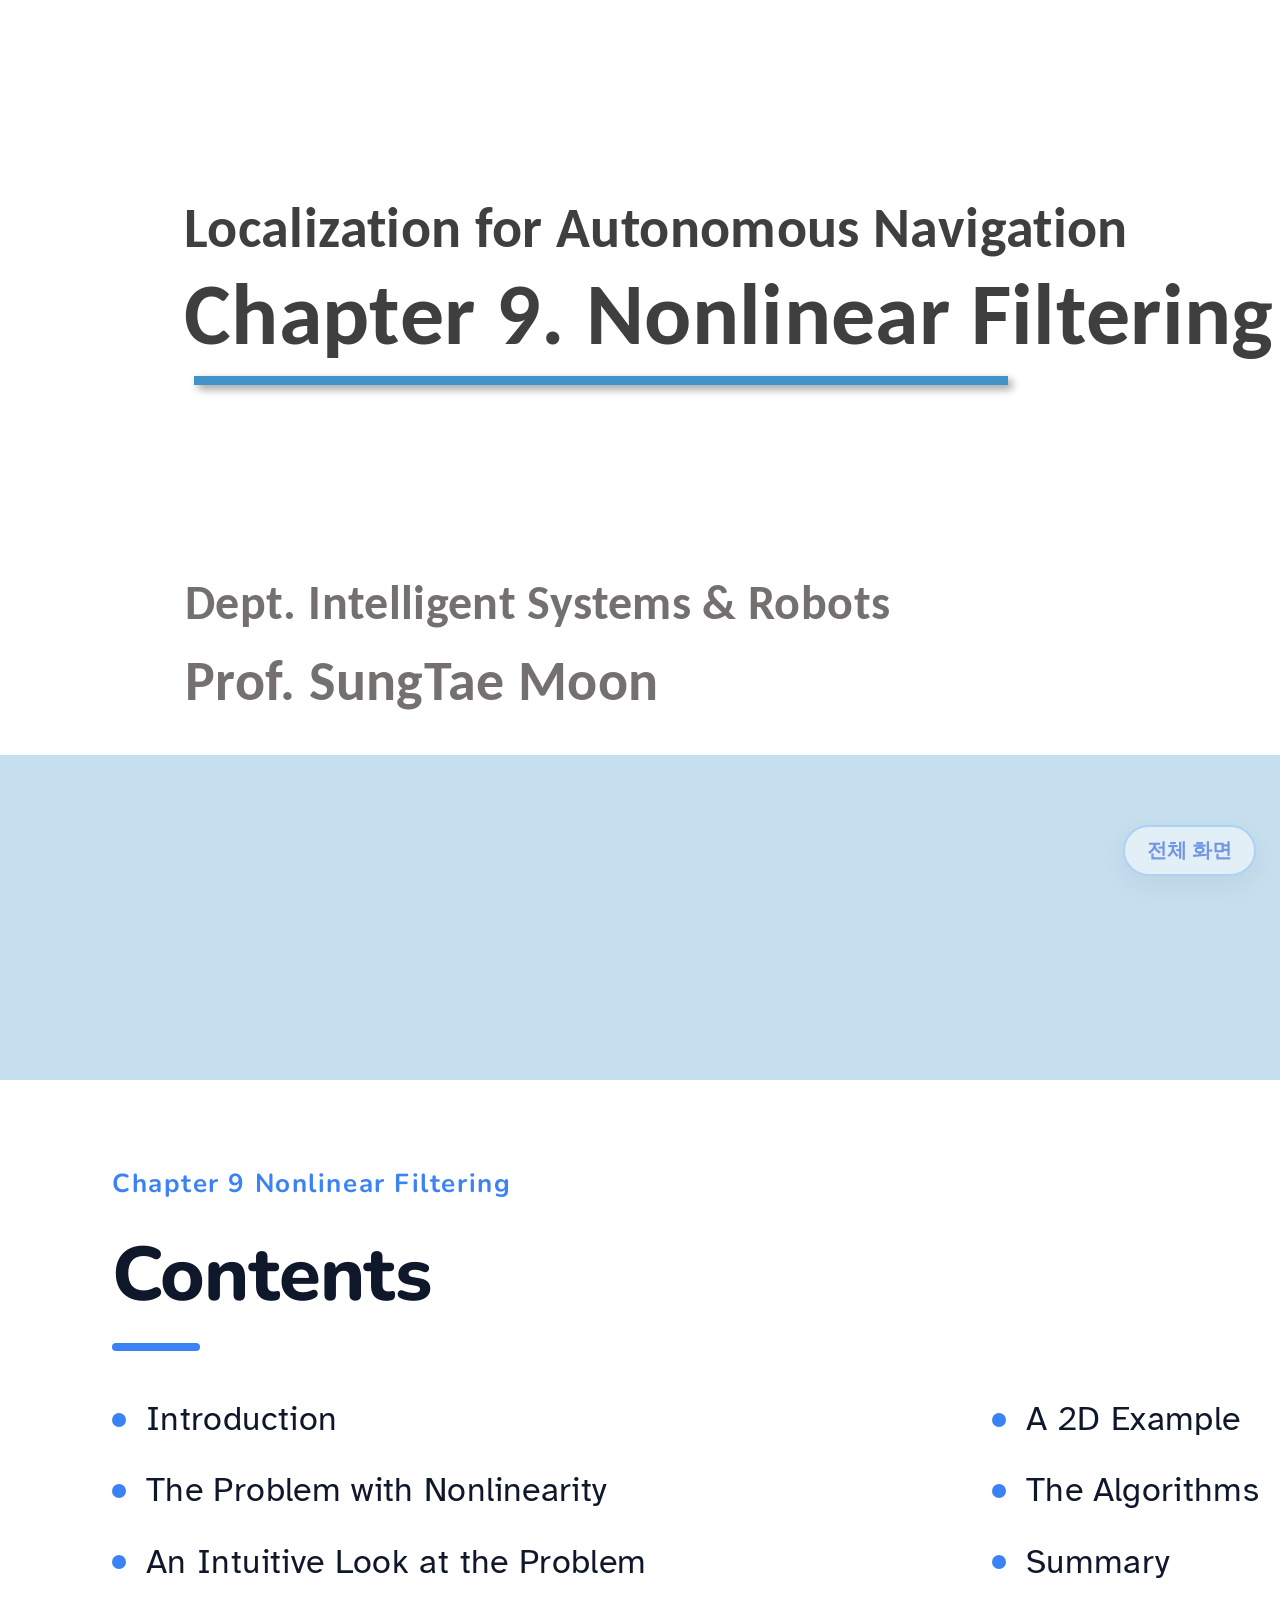
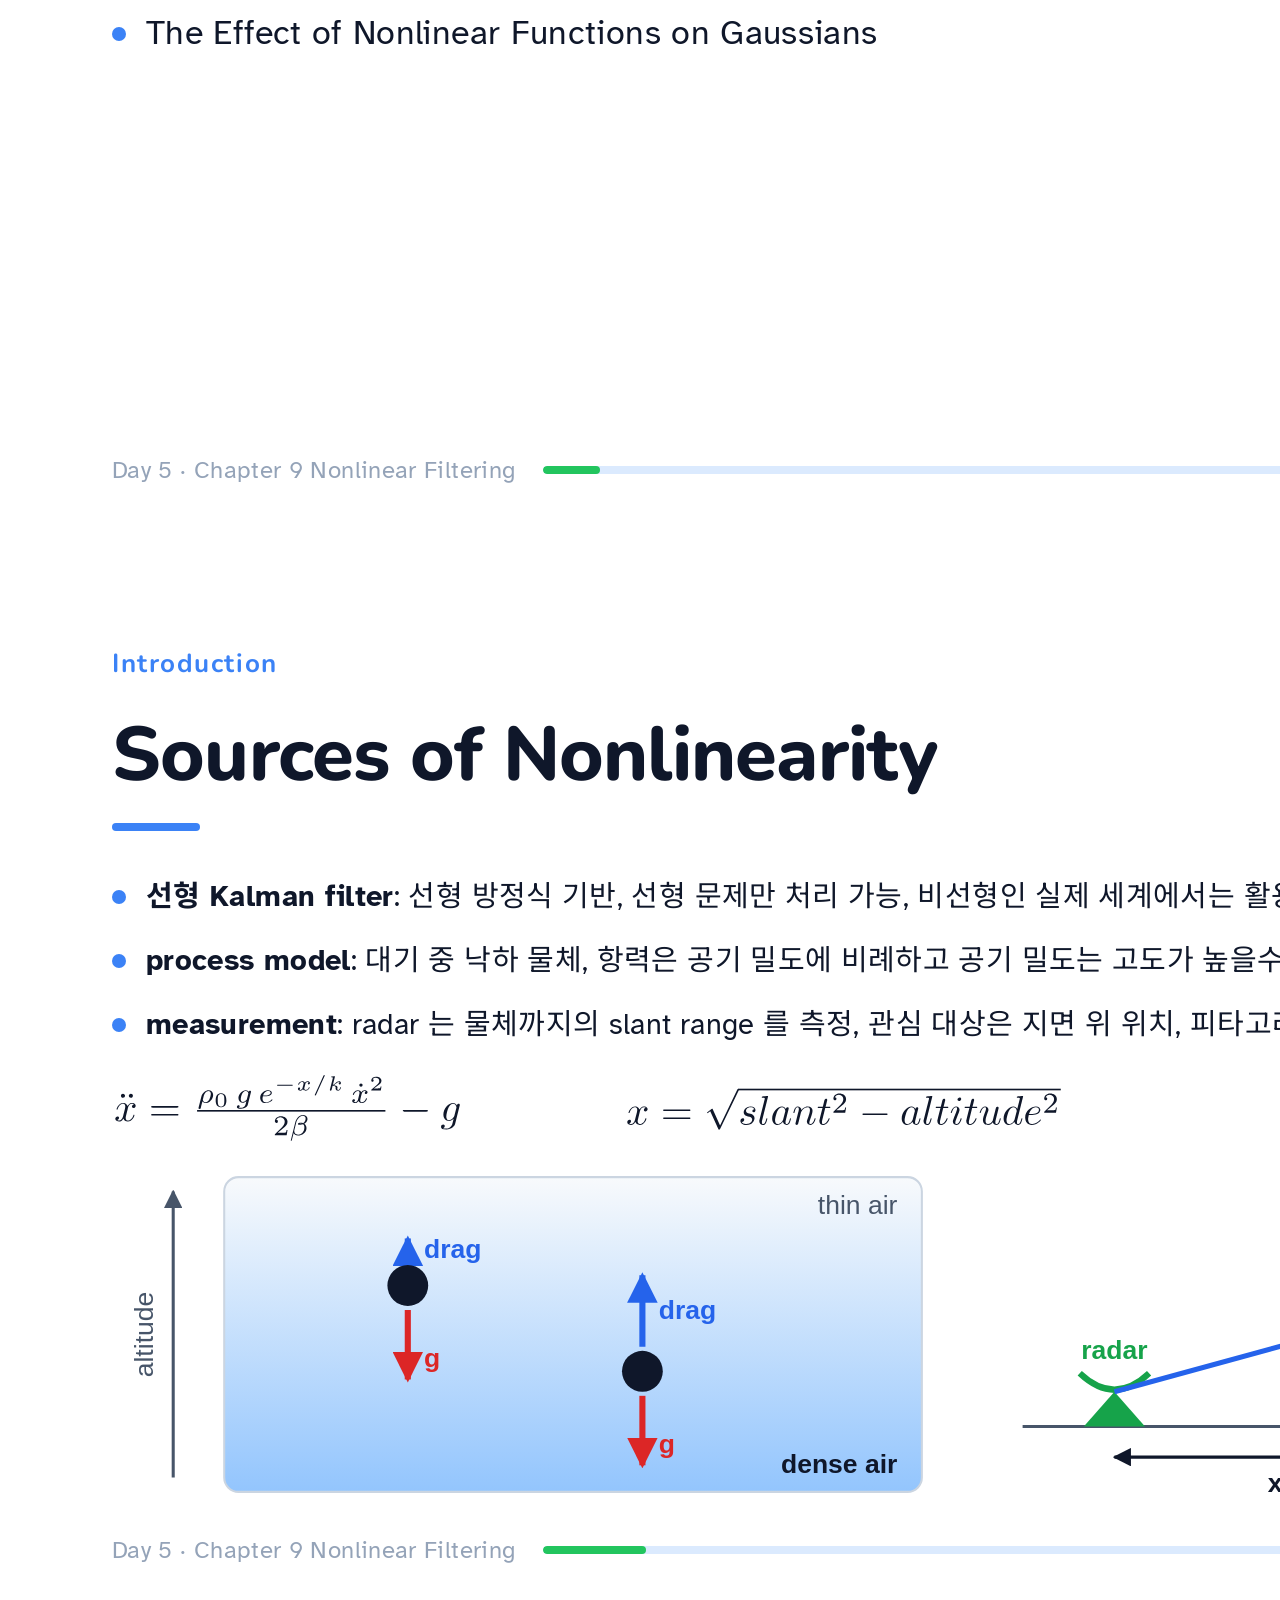
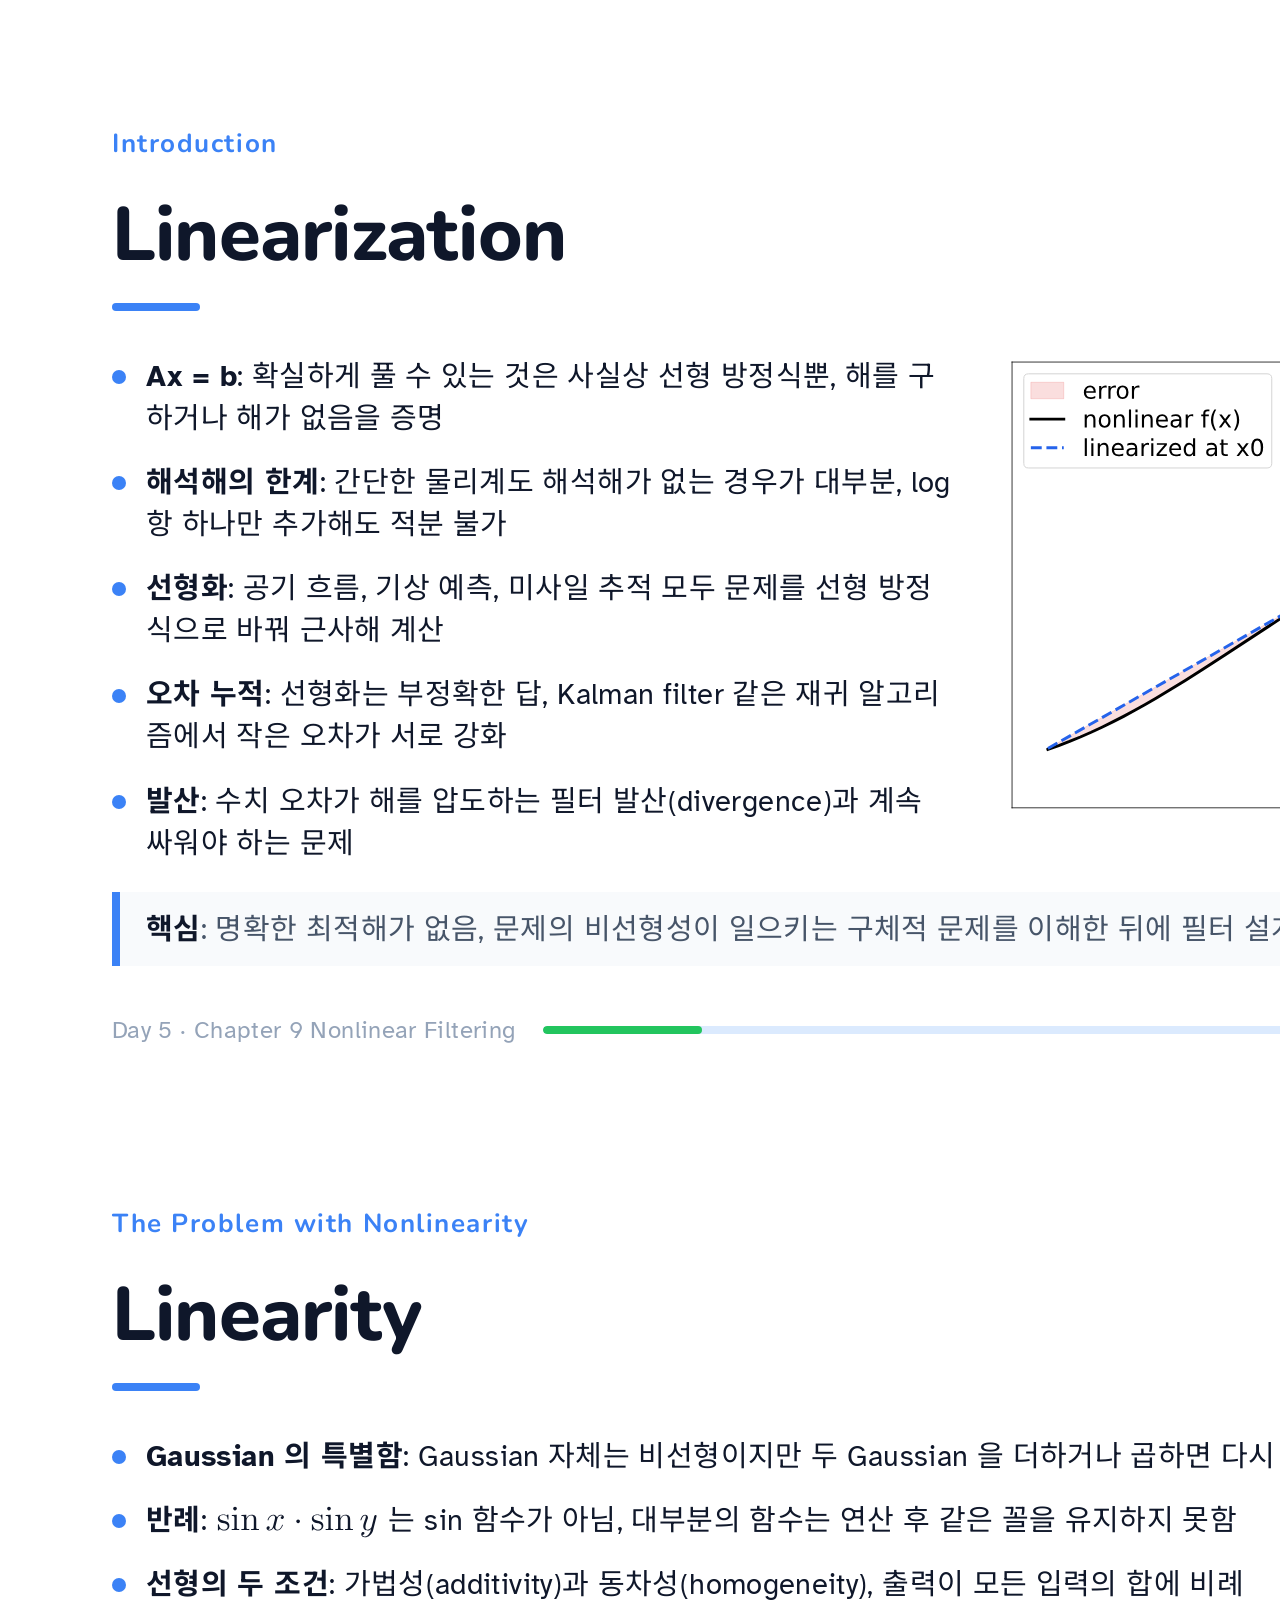
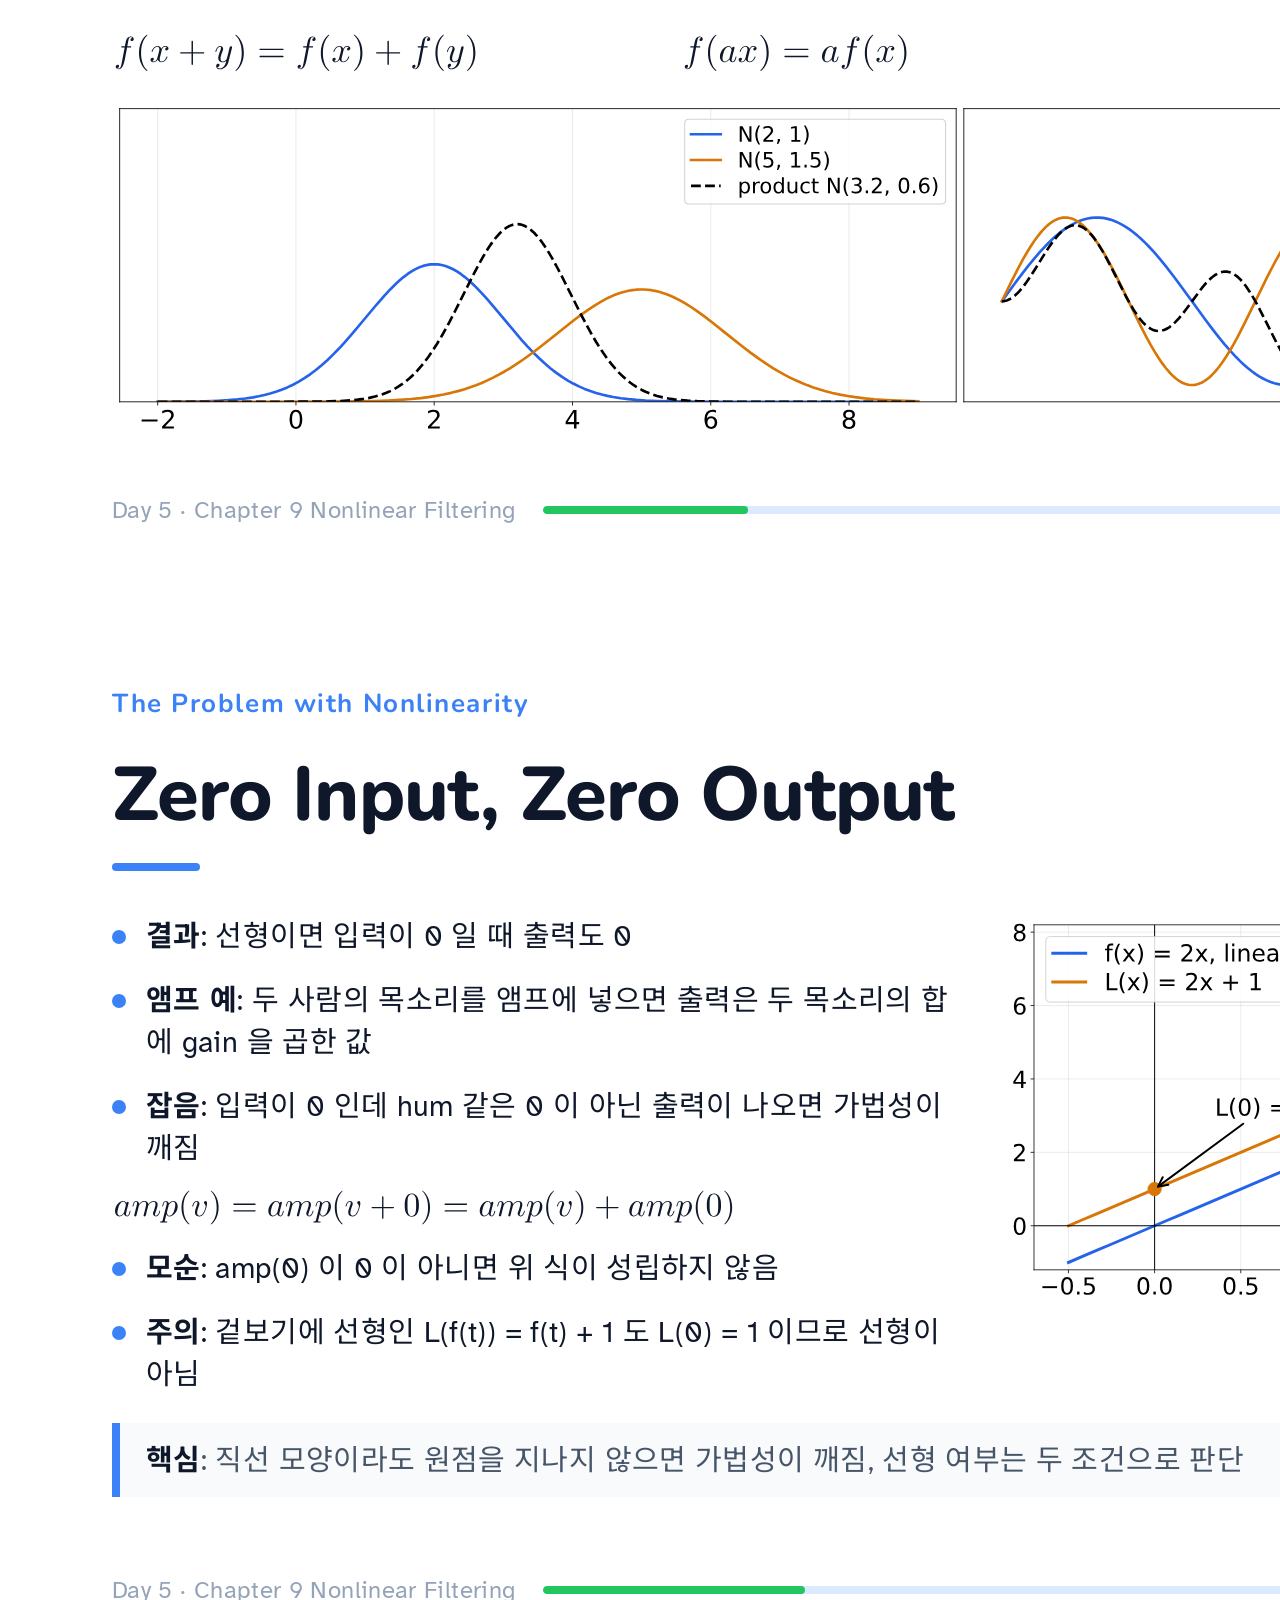
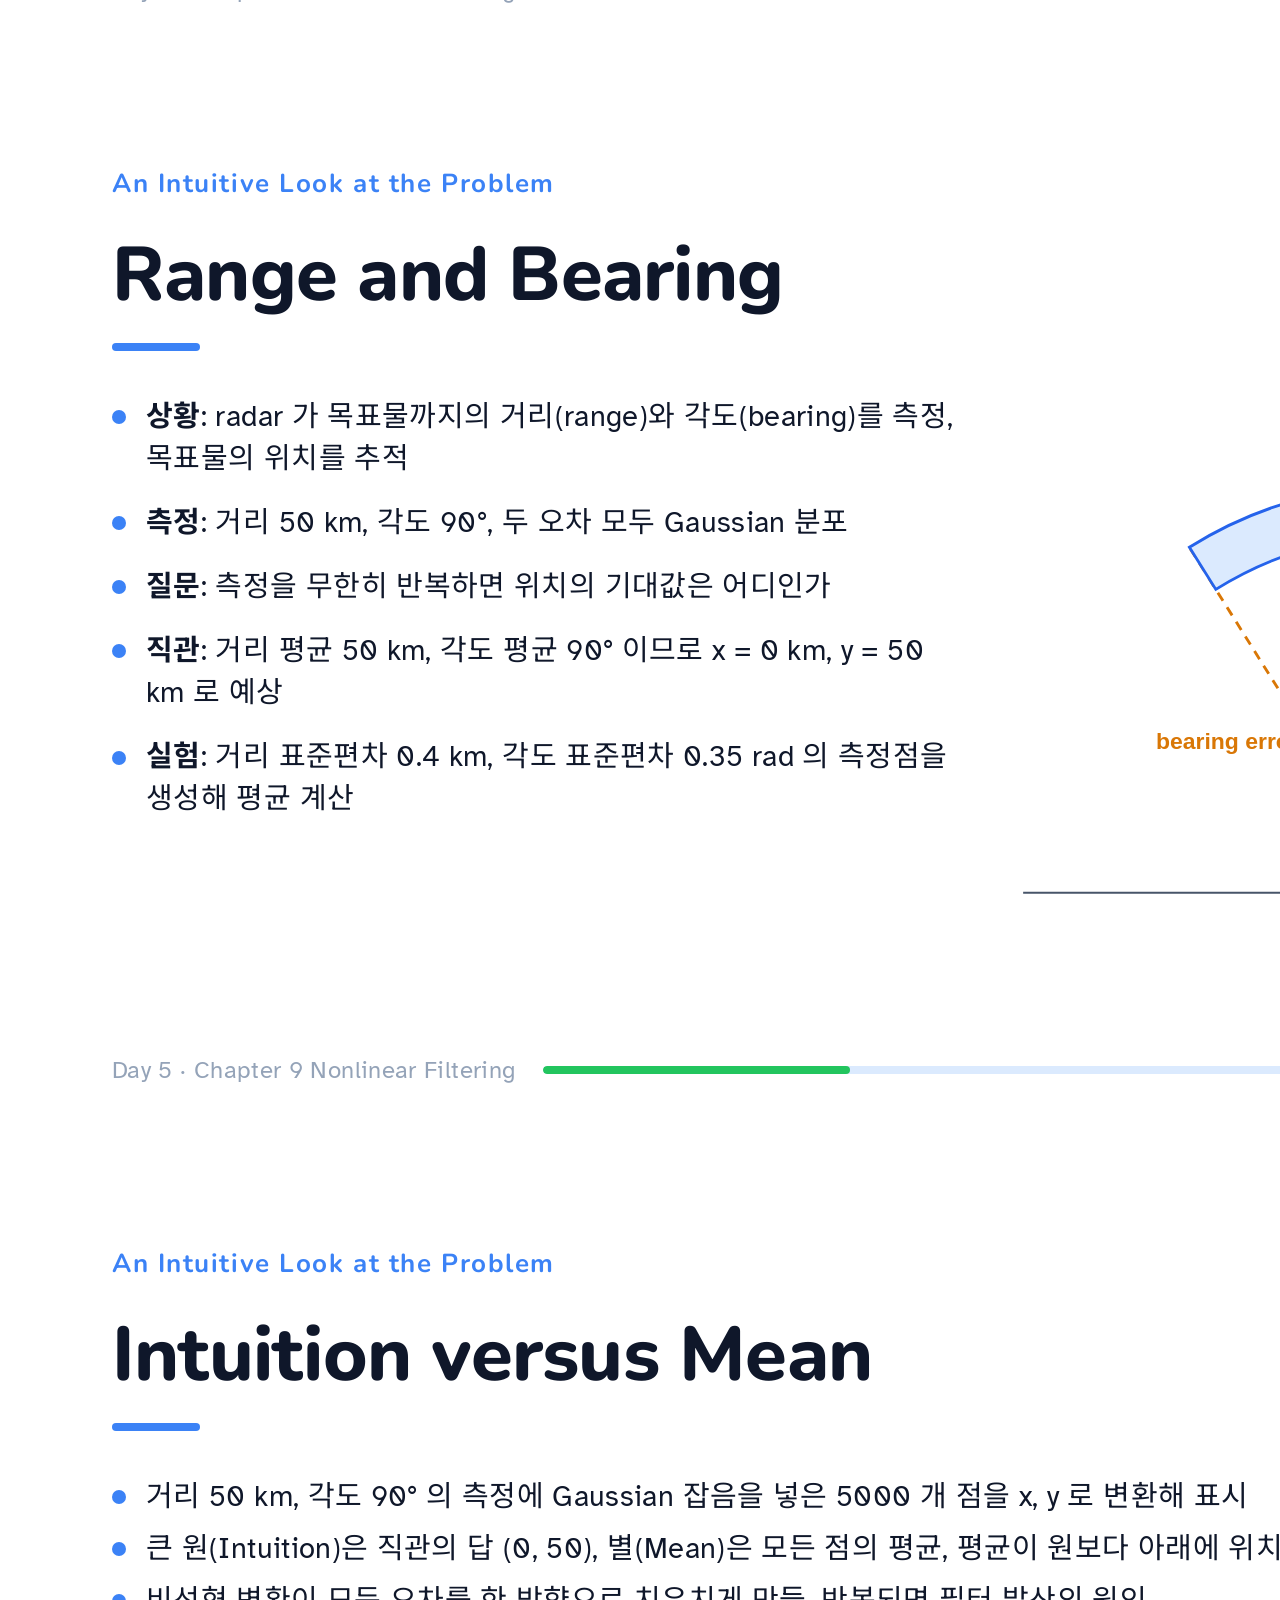
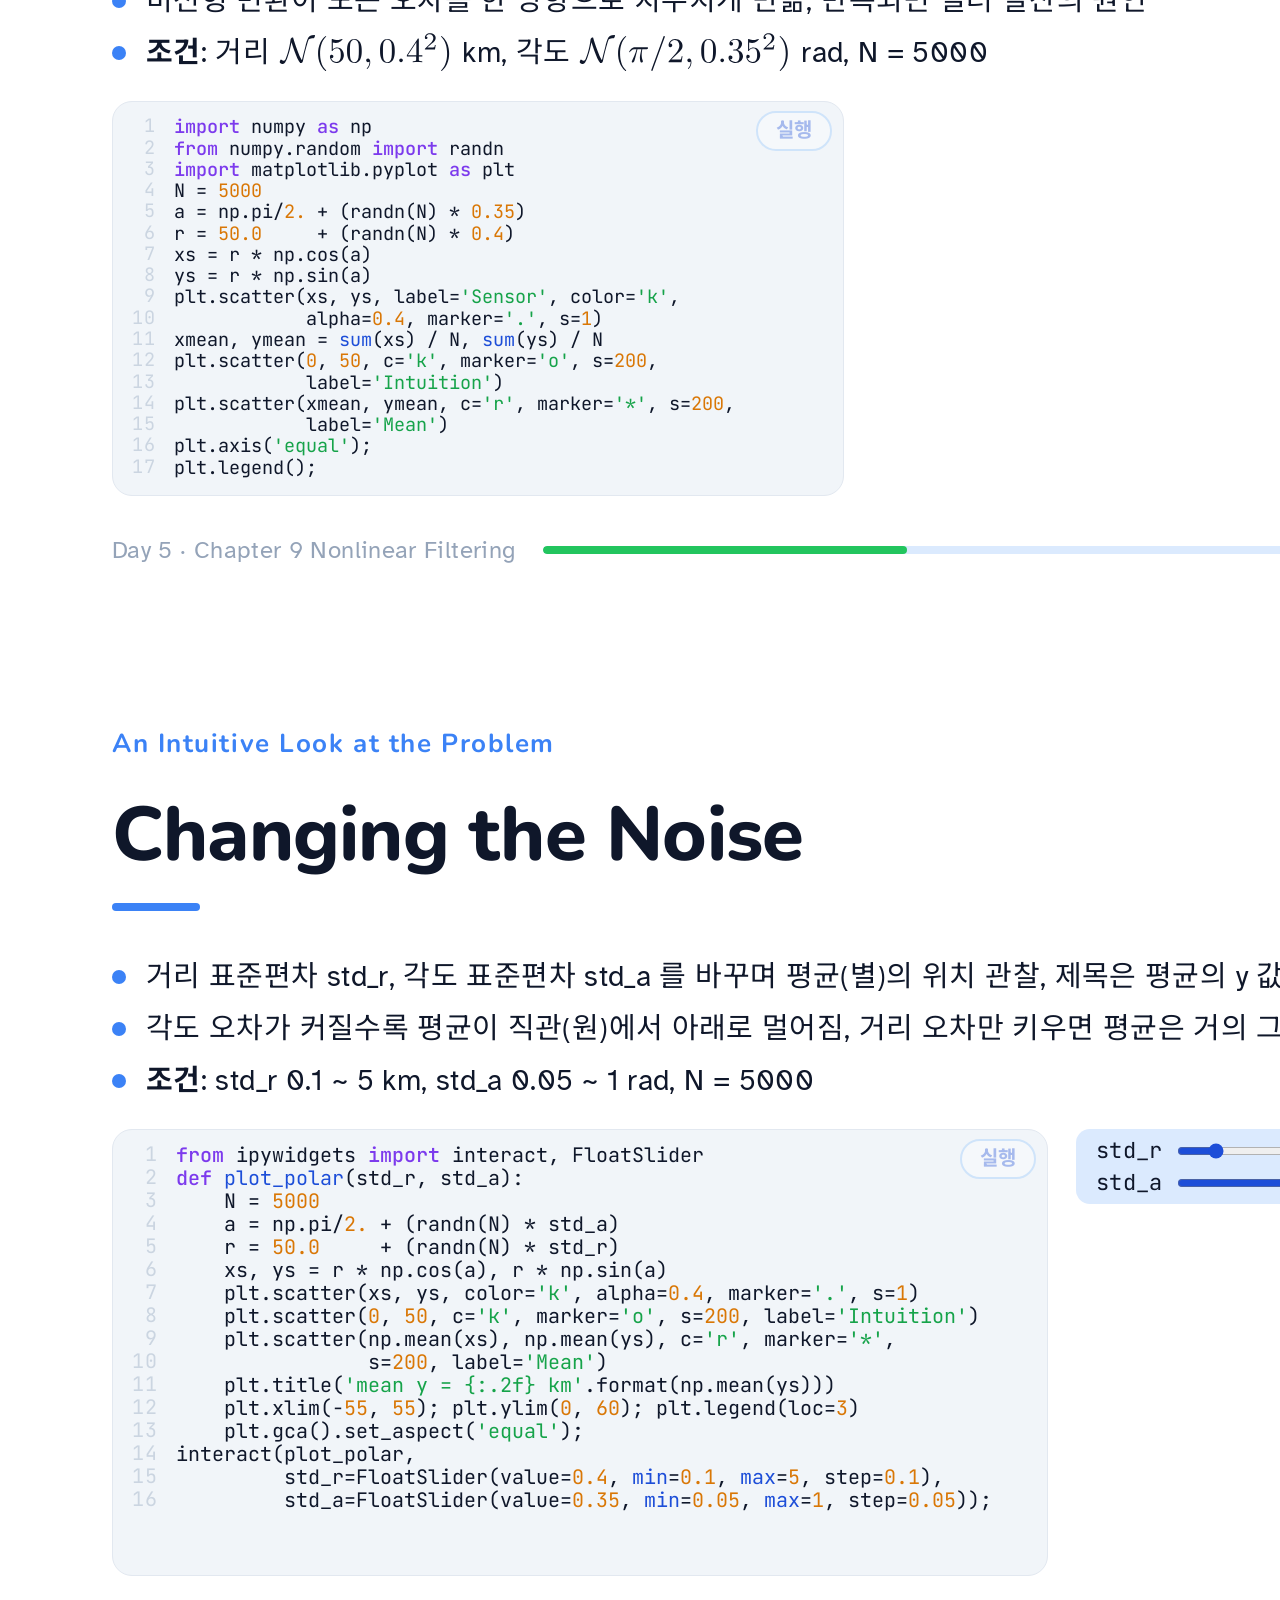
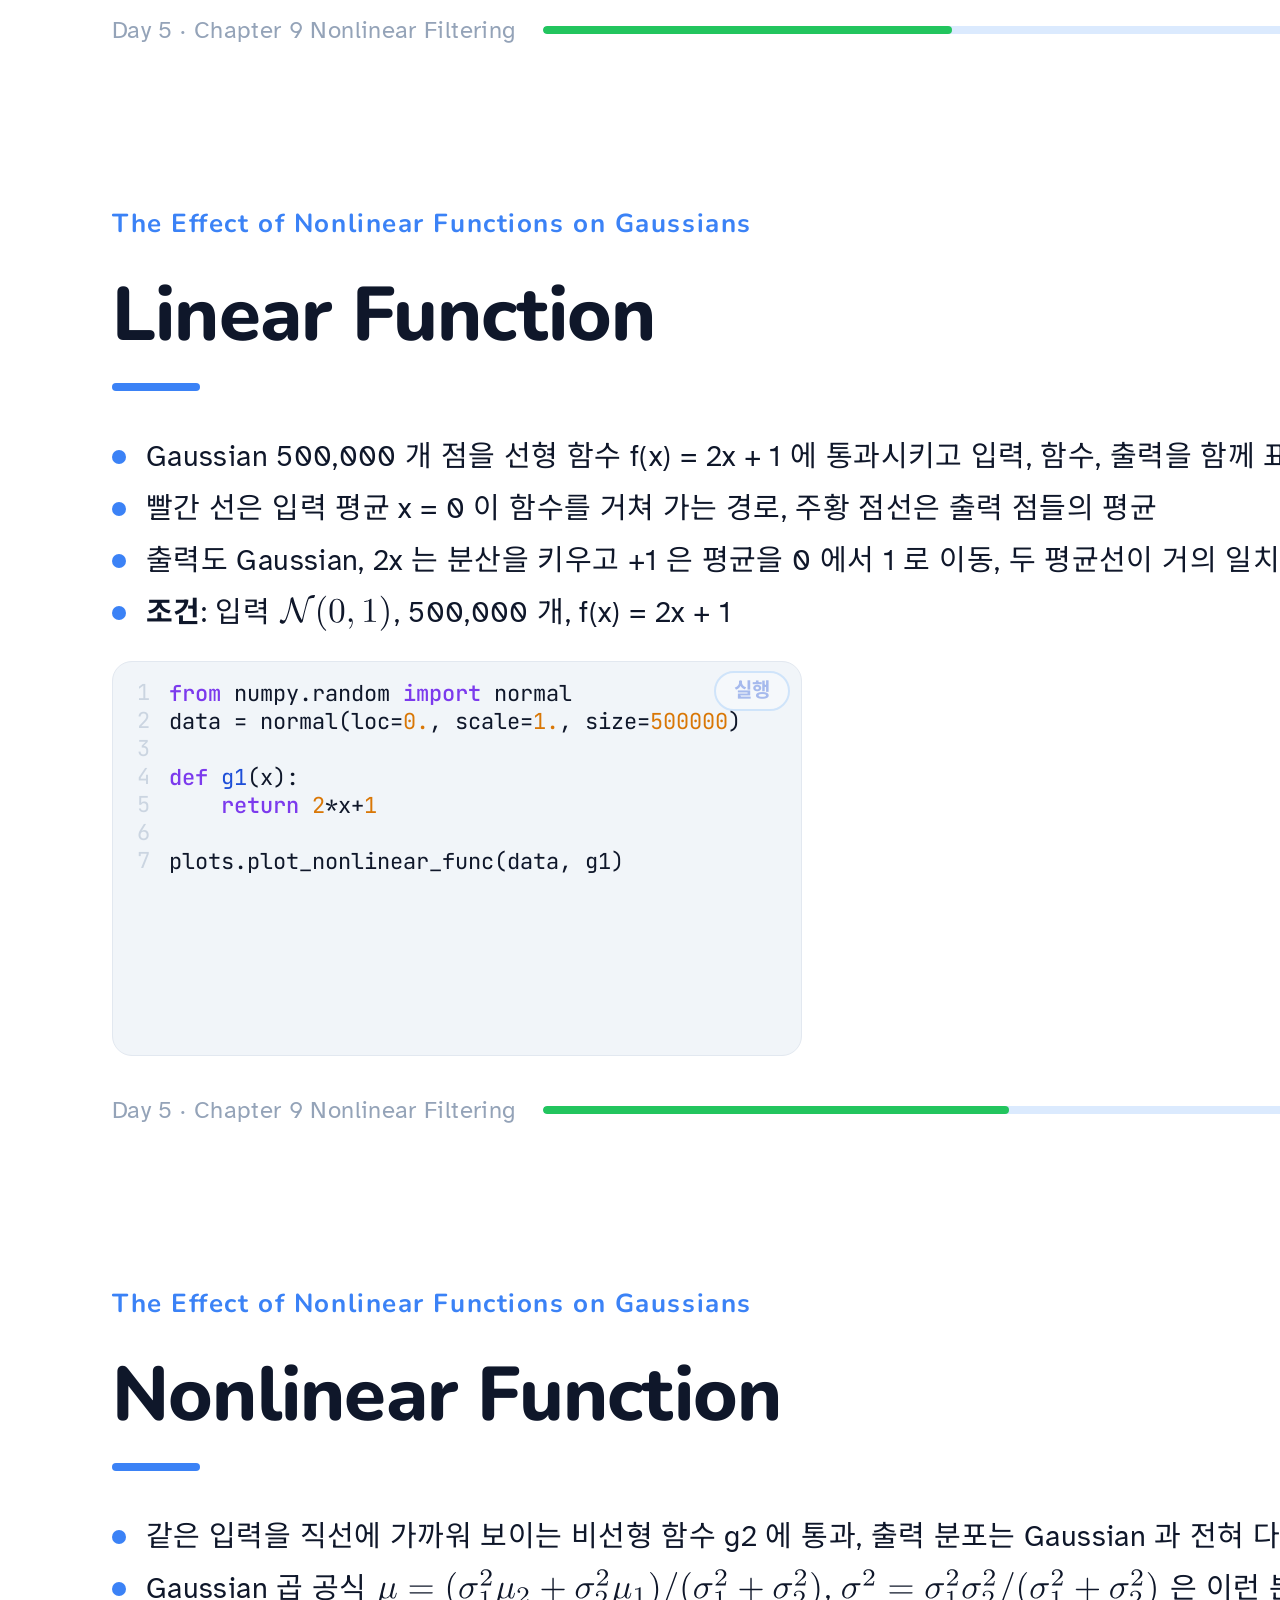
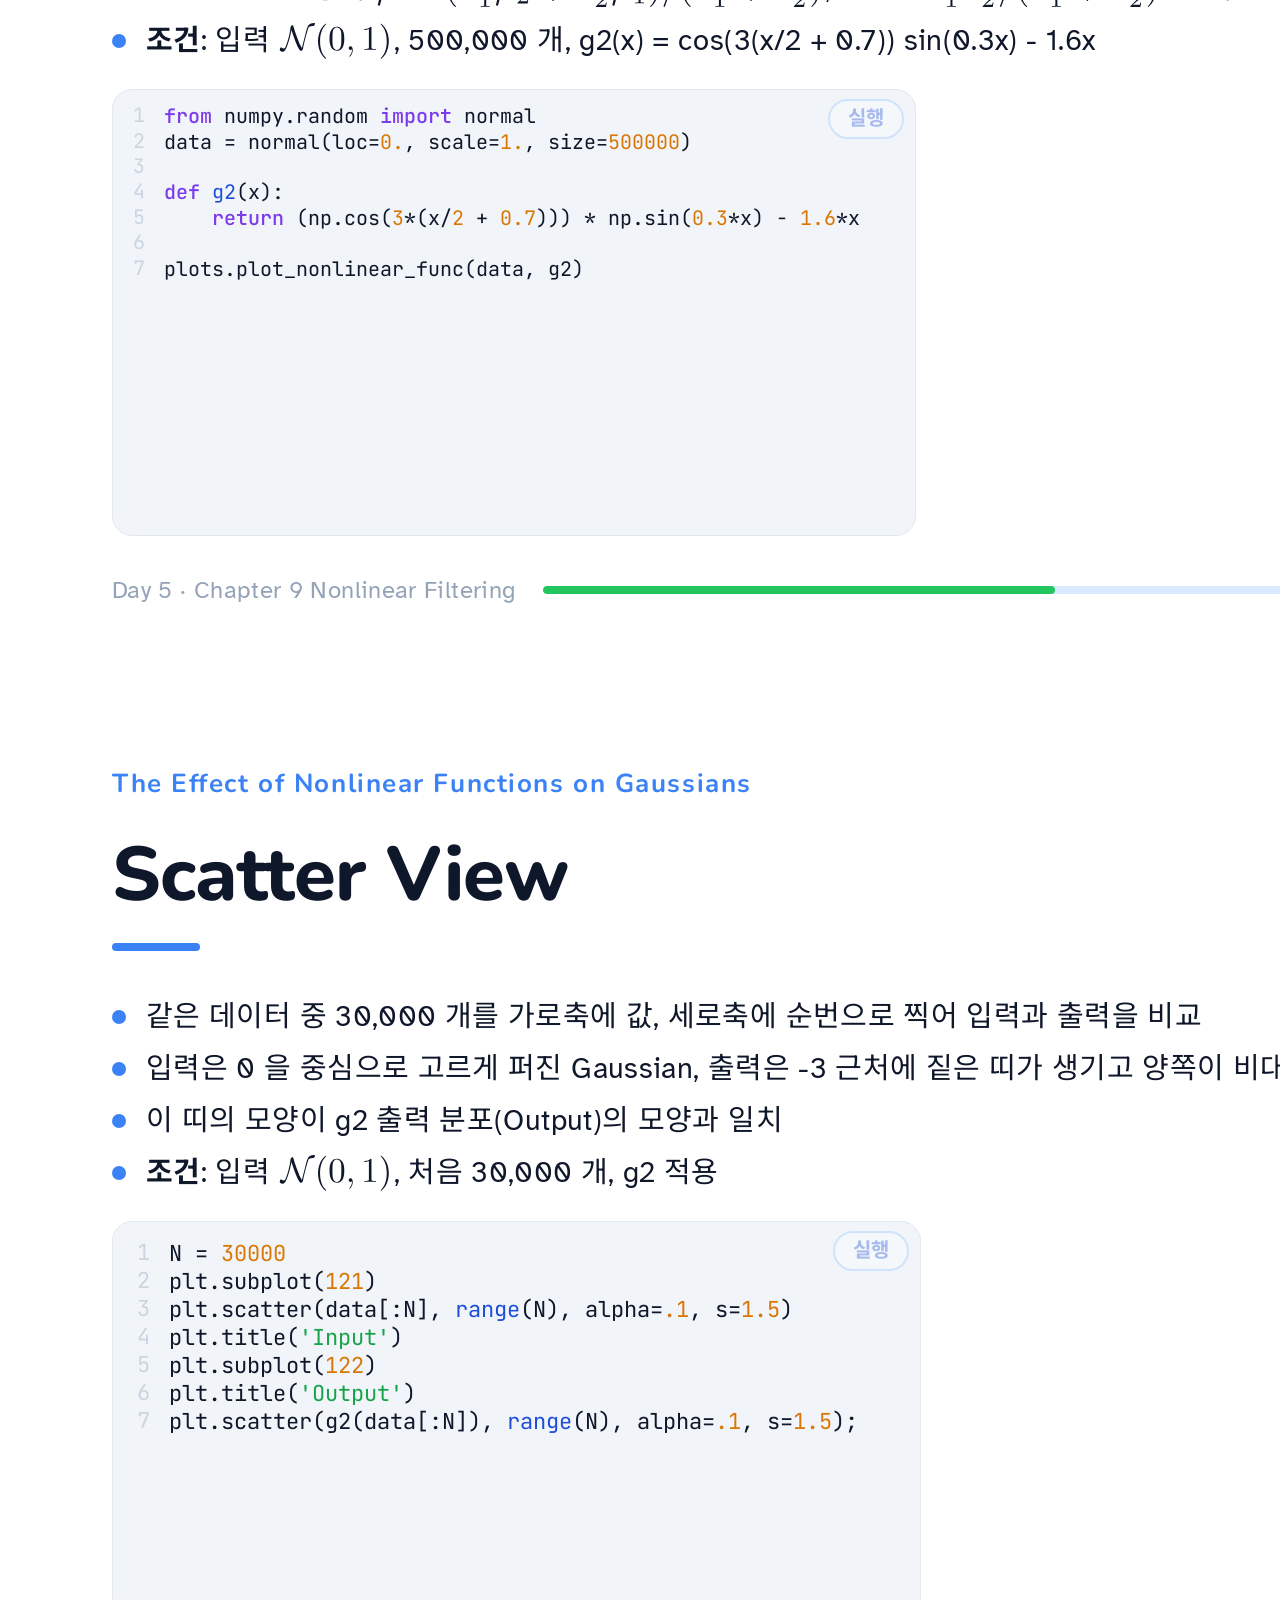
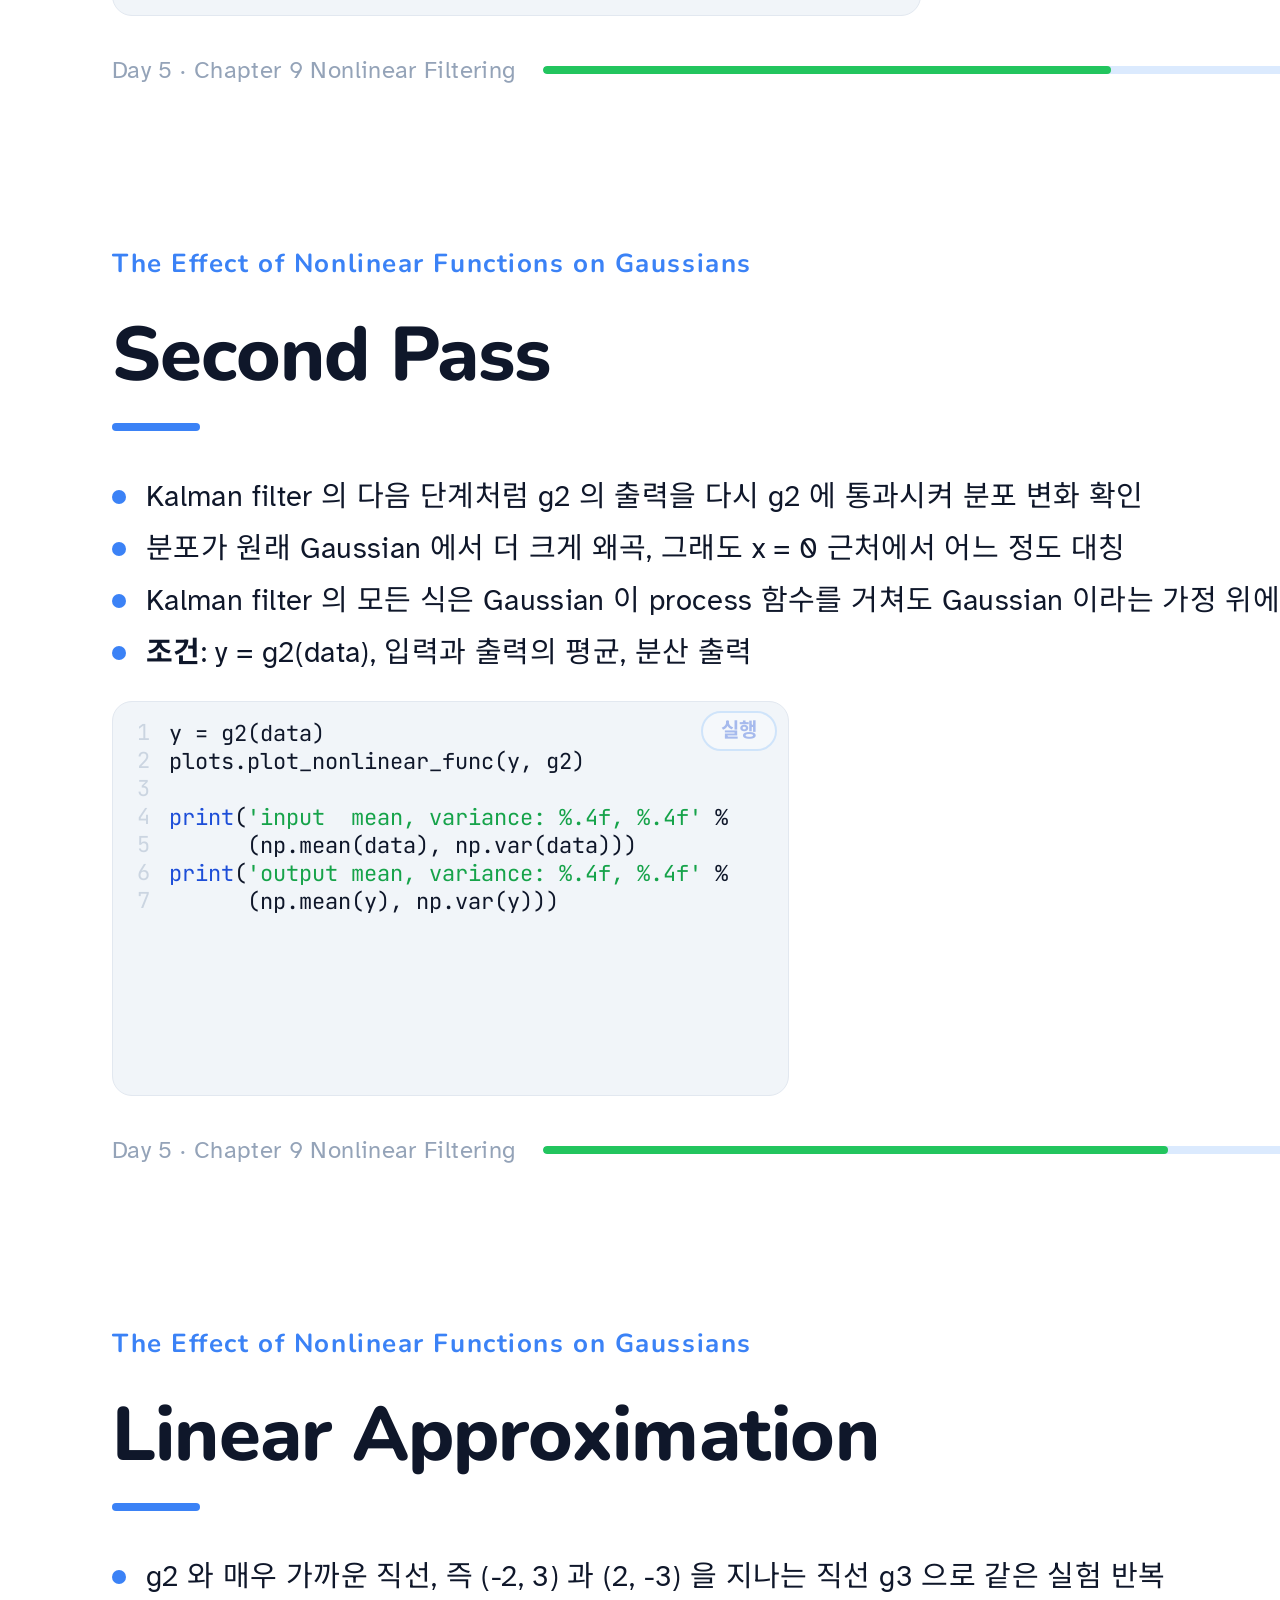
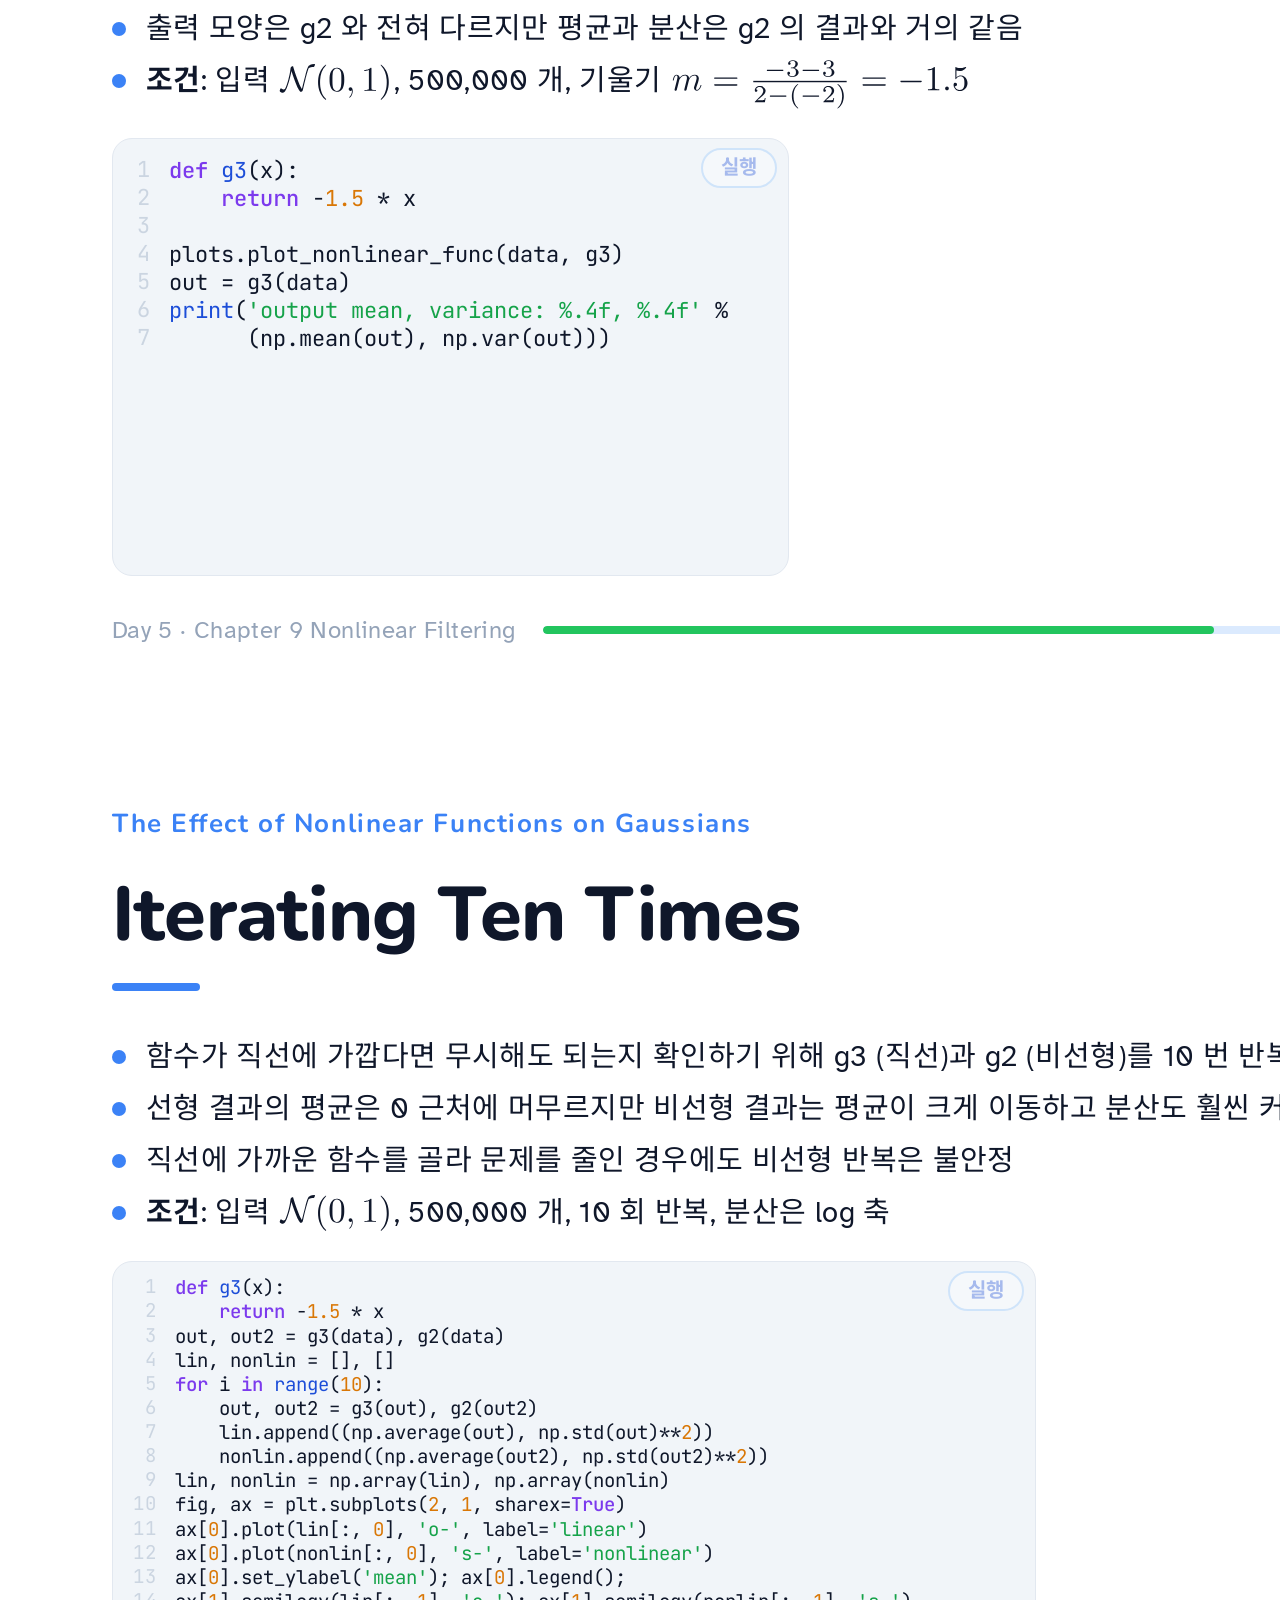
<file: ch9-nonlinear/index.html>
<!DOCTYPE html>
<html lang="ko"><head>
<meta charset="utf-8">
<meta name="viewport" content="width=device-width, initial-scale=1">
<title>Chapter 9 Nonlinear Filtering</title>
<link rel="preconnect" href="https://fonts.googleapis.com">
<link rel="preconnect" href="https://fonts.gstatic.com" crossorigin="crossorigin">
<link href="https://fonts.googleapis.com/css2?family=Nunito:wght@400;600;700;800&amp;family=Atkinson+Hyperlegible:wght@400;700&amp;family=Carlito:wght@400;700&amp;family=JetBrains+Mono:wght@400;500;700&amp;family=Noto+Sans+KR:wght@400;500;700;900&amp;display=swap" rel="stylesheet">
<link rel="stylesheet" href="./deck.css">
<script src="./pylib.js"></script>
<script defer="" src="./deck.js"></script>
<script type="text/x-deck-preamble">
import numpy as np
import matplotlib.pyplot as plt
from numpy.random import randn
from contextlib import contextmanager
from types import SimpleNamespace
import builtins

np.random.seed(7)
plt.rcParams['axes.prop_cycle'] = plt.cycler(
    color=['#2563eb', '#d97706', '#16a34a', '#dc2626', '#7c3aed'])
plt.rcParams['axes.grid'] = True
plt.rcParams['grid.alpha'] = 0.3
plt.rcParams['figure.figsize'] = builtins.__dict__.get('_deck_figsize') or (6.4, 4)  # fills the result box
plt.rcParams['font.size'] = 14

@contextmanager
def figsize(x=10, y=4):
    yield

import filterpy.stats as stats
from matplotlib.lines import Line2D

def plot_nonlinear_func(data, f, num_bins=300):
    """Input pdf, the function f(x), output pdf turned sideways to share the f(x) axis."""
    ys = f(data)
    x0, in_std = np.mean(data), np.std(data)
    y0, out_std = f(x0), np.std(ys)
    in_lims = (x0 - 3*in_std, x0 + 3*in_std)
    out_lims = (y0 - 3*out_std, y0 + 3*out_std)
    fig = plt.gcf()
    gs = fig.add_gridspec(1, 3, width_ratios=(1, 1.15, 0.75))
    ax_in = fig.add_subplot(gs[0])
    ax_f = fig.add_subplot(gs[1], sharex=ax_in)
    ax_out = fig.add_subplot(gs[2], sharey=ax_f)

    h, e = np.histogram(data, num_bins, density=True)
    ax_in.plot(e[1:], h, lw=2)
    ax_in.axvline(x0, color='r', lw=1)
    ax_in.set_ylim(0, h.max() * 1.75)
    ax_in.set_yticks([])
    ax_in.set_title('Input')
    ax_in.set_xlabel('x')
    ax_in.legend(handles=[Line2D([], [], color='r', lw=1, label='f(mean of x)'),
                          Line2D([], [], color='C1', ls='--', lw=2, label='mean of f(x)')],
                 loc='upper center', fontsize=10, handlelength=1.6)

    xs = np.linspace(in_lims[0], in_lims[1], 200)
    ax_f.plot(xs, f(xs), 'k', lw=2)
    ax_f.plot([x0, x0, in_lims[1]], [out_lims[0], y0, y0], color='r', lw=1)
    ax_f.set_xlim(in_lims)
    ax_f.set_ylim(out_lims)
    ax_f.set_title('f(x)')
    ax_f.set_xlabel('x')

    h, e = np.histogram(ys, num_bins, density=True)
    ax_out.plot(h, e[1:], lw=2)
    ax_out.axhline(np.mean(ys), color='C1', ls='--', lw=2)
    ax_out.axhline(y0, color='r', lw=1)
    ax_out.set_title('Output')
    ax_out.set_xticks([])
    ax_out.tick_params(labelleft=False)

plots = SimpleNamespace(plot_nonlinear_func=plot_nonlinear_func, figsize=figsize)
</script>
<style>
@page { size: 1920px 1080px; margin: 0; }
html, body { margin: 0; padding: 0; background: #fff; }
:root { color-scheme: light; }
deck-stage { display: block; }
.slide {
  width: 1920px; height: 1080px; overflow: hidden; box-sizing: border-box;
  break-after: page; page-break-after: always;
}
.slide:last-child { break-after: auto; page-break-after: auto; }
/* one key point per slide */
.point { margin: 0; padding: 16px 26px; border-left: 8px solid var(--sky); background: var(--surface);
  border-radius: 0 16px 16px 0; font-size: 29px; line-height: 1.45; color: var(--ink-muted); }
.point b { color: var(--ink); }
pre.dense { line-height: 1.32; }
pre.denser { line-height: 1.27; }
pre.tightest { line-height: 1.15; }
/* a code/result row takes the height left on the slide; deck.js shrinks long code to fit, never scrolls */
.cell > .code-wrap { display: flex; flex-direction: column; min-height: 0; }
.cell > pre.code, .cell > .code-wrap > pre.code { flex: 1 1 auto; min-height: 0; overflow: hidden; }
.ul.contents { gap: 22px; }
.ul.brief { gap: 10px; }
.ul.contents li { font-size: 34px; }
.ul.contents.many { gap: 14px; }
.ul.contents.many li { font-size: 31px; }
pre.xxs { font-size: 22px; padding: 18px 24px; }
pre.xxxs { font-size: 20px; padding: 14px 20px; }
.card.tight { padding: 16px 26px; gap: 8px; }
.card.tight .card-h { font-size: 30px; }
.card.tight .ul { gap: 10px; }
.card.tight .ul li { font-size: 26px; }
.cell { min-width: 0; min-height: 0; display: flex; flex-direction: column; }
.cell > div { flex: 1 1 auto; }
.run-slot { flex: 1 1 auto; min-height: 140px; }
.body > .run-slot { flex: 0 0 auto; }
[data-sliders] { display: grid; grid-template-columns: repeat(auto-fit, minmax(340px, 1fr)); gap: 4px 28px;
  padding: 8px 20px; background: var(--sky-soft); border-radius: 14px; }
.slider-row { display: grid; grid-template-columns: max-content 1fr 72px; align-items: center; gap: 12px;
  font-family: var(--font-mono); font-size: 22px; line-height: 1.25; color: var(--ink); font-variant-ligatures: none; }
.slider-row input { width: 100%; accent-color: var(--sky-deep); cursor: pointer; }
.slider-val { text-align: right; color: var(--sky-deep); font-weight: 700; }
figure.fig img { max-height: none; }
figure.fig { align-items: center; }
.formula { font-size: 30px; }
.card .ul li { font-size: 26px; }
.tbl td, .tbl th { padding: 12px 18px; }
</style>
</head>
<body>
<deck-stage>
<section class="slide cover" data-label="Cover" data-screen-label="Cover">
  <img class="cover-coss" src="./coss_logo.png" alt="COSS">
  <img class="cover-cbnu" src="./cbnu_cover.png" alt="CBNU">
  <p class="cover-course">Localization for Autonomous Navigation</p>
  <h1 class="cover-title">Chapter 9. Nonlinear Filtering</h1>
  <div class="cover-rule"></div>
  <p class="cover-by">Dept. Intelligent Systems &amp; Robots<b>Prof. SungTae Moon</b></p>
</section>
<section class="slide" data-label="01 Contents" data-screen-label="01 Contents">
<header class="head"><span class="kicker">Chapter 9 Nonlinear Filtering</span><span class="folio">01</span></header>
<h2 class="title">Contents</h2>
<div class="rule"></div>
<div class="body"><div style="display:grid;grid-template-columns:1fr 1fr;gap:64px;min-height:0;"><div class="cell"><ul class="ul contents"><li>Introduction</li><li>The Problem with Nonlinearity</li><li>An Intuitive Look at the Problem</li><li>The Effect of Nonlinear Functions on Gaussians</li></ul></div><div class="cell"><ul class="ul contents"><li>A 2D Example</li><li>The Algorithms</li><li>Summary</li></ul></div></div></div>
<footer class="foot"><span class="foot-sec">Day 5 · Chapter 9 Nonlinear Filtering</span><div class="bar"><i style="width:5%"></i></div><span class="foot-num">01 / 22</span></footer>
</section>
<section class="slide" data-label="02 Sources of Nonlinearity" data-screen-label="02 Sources of Nonlinearity">
<header class="head"><span class="kicker">Introduction</span><span class="folio">02</span></header>
<h2 class="title">Sources of Nonlinearity</h2>
<div class="rule"></div>
<div class="body"><ul class="ul"><li><strong>선형 Kalman filter</strong>: 선형 방정식 기반, 선형 문제만 처리 가능, 비선형인 실제 세계에서는 활용이 제한됨</li><li><strong>process model</strong>: 대기 중 낙하 물체, 항력은 공기 밀도에 비례하고 공기 밀도는 고도가 높을수록 감소</li><li><strong>measurement</strong>: radar 는 물체까지의 slant range 를 측정, 관심 대상은 지면 위 위치, 피타고라스 정리로 변환</li></ul><div class="formula" style="gap:16px 160px;font-size:34px"><svg class="tex" xmlns="http://www.w3.org/2000/svg" xmlns:xlink="http://www.w3.org/1999/xlink" viewBox="-.5 -11.687 85.443 16.978" role="img" aria-label="\ddot{x} = \frac{\rho_0 \, g \, e^{-x/k} \, \dot{x}^2}{2 \beta} - g" fill="currentColor" style="width:10.339em;height:2.054em;vertical-align:-0.640em;display:inline-block;overflow:visible">
<defs>
<path id='tb5c955d975c5-g4-61' d='M3.009-3.487C3.044-3.562 3.044-3.582 3.044-3.597C3.044-3.671 2.979-3.736 2.904-3.736C2.824-3.736 2.785-3.681 2.755-3.611L.658 .996C.623 1.071 .623 1.091 .623 1.106C.623 1.181 .687 1.245 .762 1.245C.842 1.245 .882 1.191 .912 1.121L3.009-3.487Z'/>
<path id='tb5c955d975c5-g4-107' d='M1.833-3.268C1.853-3.337 1.853-3.347 1.853-3.372C1.853-3.457 1.778-3.457 1.699-3.452L1.086-3.407C1.001-3.402 .991-3.397 .966-3.377C.946-3.352 .932-3.293 .932-3.263C.932-3.178 1.011-3.178 1.081-3.178C1.086-3.178 1.176-3.178 1.25-3.168C1.345-3.158 1.35-3.143 1.35-3.103C1.35-3.088 1.35-3.078 1.325-2.989L.638-.239C.618-.164 .618-.154 .618-.125C.618-.01 .707 .055 .807 .055C1.001 .055 1.046-.13 1.066-.199L1.29-1.116C1.42-1.111 2.042-1.076 2.042-.722C2.042-.687 2.042-.667 2.027-.608C2.012-.538 2.012-.508 2.012-.478C2.012-.125 2.331 .055 2.62 .055C3.128 .055 3.328-.658 3.328-.717C3.328-.787 3.243-.787 3.223-.787C3.138-.787 3.128-.762 3.103-.672C3.054-.498 2.909-.115 2.64-.115C2.456-.115 2.431-.299 2.431-.408C2.431-.413 2.431-.483 2.451-.568C2.471-.648 2.476-.697 2.476-.737C2.476-1.176 1.928-1.25 1.599-1.275C1.738-1.355 1.948-1.524 2.027-1.594C2.311-1.818 2.585-2.032 2.869-2.032C2.984-2.032 3.014-2.002 3.044-1.973C3.039-1.973 3.014-1.958 3.004-1.958C2.775-1.878 2.775-1.674 2.775-1.659C2.775-1.574 2.834-1.455 2.999-1.455C3.098-1.455 3.308-1.534 3.308-1.808C3.308-2.052 3.118-2.202 2.879-2.202C2.54-2.202 2.252-1.973 1.888-1.679C1.714-1.539 1.549-1.415 1.35-1.335L1.833-3.268Z'/>
<path id='tb5c955d975c5-g4-120' d='M3.093-1.953C2.864-1.883 2.864-1.664 2.864-1.659C2.864-1.574 2.924-1.455 3.088-1.455C3.228-1.455 3.397-1.574 3.397-1.793C3.397-2.087 3.068-2.202 2.804-2.202C2.481-2.202 2.271-1.993 2.172-1.863C2.007-2.147 1.689-2.202 1.509-2.202C.887-2.202 .533-1.614 .533-1.43C.533-1.36 .613-1.36 .638-1.36C.682-1.36 .722-1.365 .742-1.42C.892-1.908 1.3-2.032 1.489-2.032C1.654-2.032 1.843-1.963 1.843-1.699C1.843-1.574 1.753-1.23 1.584-.568C1.509-.284 1.28-.115 1.066-.115C1.031-.115 .887-.115 .767-.194C.991-.274 .991-.463 .991-.483C.991-.628 .882-.692 .772-.692C.648-.692 .463-.593 .463-.354C.463-.05 .802 .055 1.056 .055C1.33 .055 1.554-.105 1.674-.284C1.873 .015 2.192 .055 2.346 .055C2.974 .055 3.328-.538 3.328-.717C3.328-.787 3.243-.787 3.223-.787C3.138-.787 3.128-.757 3.113-.712C2.969-.264 2.585-.115 2.366-.115C2.217-.115 2.012-.169 2.012-.448C2.012-.508 2.012-.543 2.052-.712C2.137-1.061 2.271-1.614 2.311-1.704C2.376-1.833 2.54-2.032 2.795-2.032C2.809-2.032 2.979-2.032 3.093-1.953Z'/>
<path id='tb5c955d975c5-g1-0' d='M4.384-1.106C4.463-1.106 4.598-1.106 4.598-1.245S4.463-1.385 4.384-1.385H1.011C.932-1.385 .797-1.385 .797-1.245S.932-1.106 1.011-1.106H4.384Z'/>
<path id='tb5c955d975c5-g6-50' d='M3.522-1.269H3.285C3.264-1.116 3.194-.704 3.103-.635C3.048-.593 2.511-.593 2.413-.593H1.13C1.862-1.241 2.106-1.437 2.525-1.764C3.041-2.176 3.522-2.608 3.522-3.271C3.522-4.115 2.783-4.631 1.89-4.631C1.025-4.631 .439-4.024 .439-3.382C.439-3.027 .739-2.992 .809-2.992C.976-2.992 1.179-3.11 1.179-3.361C1.179-3.487 1.13-3.731 .767-3.731C.983-4.226 1.458-4.38 1.785-4.38C2.483-4.38 2.845-3.836 2.845-3.271C2.845-2.664 2.413-2.183 2.19-1.932L.509-.272C.439-.209 .439-.195 .439 0H3.313L3.522-1.269Z'/>
<path id='tb5c955d975c5-g6-95' d='M1.52-4.296C1.52-4.519 1.346-4.7 1.123-4.7C.886-4.7 .725-4.505 .725-4.303C.725-4.08 .9-3.898 1.123-3.898C1.36-3.898 1.52-4.094 1.52-4.296Z'/>
<path id='tb5c955d975c5-g7-48' d='M2.994-1.594C2.994-1.953 2.994-3.318 1.694-3.318S.394-1.953 .394-1.594C.394-1.23 .394 .11 1.694 .11S2.994-1.23 2.994-1.594ZM1.694-.055C1.509-.055 1.091-.12 .966-.623C.897-.892 .892-1.245 .892-1.654C.892-2.022 .892-2.366 .971-2.65C1.096-3.068 1.479-3.153 1.694-3.153C2.062-3.153 2.326-2.964 2.426-2.615C2.496-2.361 2.496-1.948 2.496-1.654C2.496-1.315 2.496-.912 2.421-.613C2.291-.13 1.893-.055 1.694-.055Z'/>
<path id='tb5c955d975c5-g7-50' d='M2.934-.961H2.725C2.71-.867 2.66-.558 2.58-.508C2.54-.478 2.122-.478 2.047-.478H1.071C1.4-.722 1.768-1.001 2.067-1.2C2.516-1.509 2.934-1.798 2.934-2.326C2.934-2.964 2.331-3.318 1.619-3.318C.946-3.318 .453-2.929 .453-2.441C.453-2.182 .672-2.137 .742-2.137C.877-2.137 1.036-2.227 1.036-2.431C1.036-2.61 .907-2.71 .752-2.725C.892-2.949 1.181-3.098 1.514-3.098C1.998-3.098 2.401-2.809 2.401-2.321C2.401-1.903 2.112-1.584 1.729-1.26L.513-.229C.463-.184 .458-.184 .453-.149V0H2.77L2.934-.961Z'/>
<path id='tb5c955d975c5-g3-12' d='M4.414-3.947C4.414-4.561 3.884-4.917 3.271-4.917C2.315-4.917 1.611-3.829 1.437-3.124L.342 1.269C.328 1.318 .398 1.353 .439 1.353C.502 1.353 .558 1.346 .572 1.304L1.039-.558C1.186-.237 1.52 .063 2.085 .063C3.062 .063 4.163-.642 4.163-1.709C4.163-2.12 3.975-2.538 3.619-2.769C3.961-2.985 4.414-3.382 4.414-3.947ZM3.034-2.776C2.929-2.755 2.88-2.727 2.678-2.727C2.566-2.727 2.399-2.734 2.35-2.762C2.42-2.803 2.615-2.81 2.678-2.81C2.783-2.81 2.936-2.803 3.034-2.776ZM3.954-4.073C3.954-3.703 3.773-3.159 3.34-2.915C3.208-2.957 3.075-3.006 2.685-3.006C2.441-3.006 2.092-2.992 2.092-2.741C2.092-2.566 2.308-2.538 2.664-2.538C2.901-2.538 3.11-2.573 3.327-2.636C3.536-2.49 3.647-2.204 3.647-1.897C3.647-.886 2.957-.133 2.106-.133C1.569-.133 1.186-.46 1.186-1.011C1.186-1.081 1.193-1.151 1.206-1.213L1.667-3.068C1.834-3.731 2.448-4.721 3.257-4.721C3.668-4.721 3.954-4.498 3.954-4.073Z'/>
<path id='tb5c955d975c5-g3-26' d='M.377 1.123C.349 1.227 .349 1.262 .349 1.269C.349 1.423 .474 1.492 .586 1.492C.837 1.492 .893 1.283 .941 1.06C1.039 .697 1.234-.098 1.304-.363C1.367-.258 1.59 .07 2.071 .07C2.964 .07 3.912-.879 3.912-1.897C3.912-2.636 3.417-3.075 2.803-3.075C2.12-3.075 1.276-2.476 1.032-1.492L.377 1.123ZM2.064-.126C1.548-.126 1.395-.642 1.395-.732C1.395-.746 1.437-.9 1.458-.983C1.667-1.841 1.709-2.001 1.911-2.308C2.162-2.678 2.511-2.88 2.79-2.88C3.075-2.88 3.347-2.678 3.347-2.176C3.347-1.855 3.166-1.081 2.95-.732C2.629-.237 2.28-.126 2.064-.126Z'/>
<path id='tb5c955d975c5-g3-101' d='M1.562-1.59C1.757-1.59 2.308-1.604 2.685-1.736C3.201-1.918 3.299-2.253 3.299-2.462C3.299-2.845 2.915-3.075 2.434-3.075C1.597-3.075 .467-2.434 .467-1.241C.467-.537 .907 .07 1.723 .07C2.901 .07 3.452-.621 3.452-.718C3.452-.76 3.389-.837 3.333-.837C3.292-.837 3.278-.823 3.222-.767C2.678-.126 1.862-.126 1.736-.126C1.318-.126 1.039-.404 1.039-.969C1.039-1.067 1.039-1.206 1.123-1.59H1.562ZM1.179-1.785C1.465-2.797 2.239-2.88 2.434-2.88C2.741-2.88 2.999-2.727 2.999-2.462C2.999-1.785 1.82-1.785 1.52-1.785H1.179Z'/>
<path id='tb5c955d975c5-g3-103' d='M3.71-2.573C3.738-2.678 3.738-2.713 3.738-2.72C3.738-2.873 3.612-2.943 3.501-2.943C3.34-2.943 3.208-2.81 3.18-2.678C3.062-2.866 2.824-3.075 2.462-3.075C1.59-3.075 .676-2.141 .676-1.144C.676-.425 1.165 0 1.736 0C2.057 0 2.364-.16 2.608-.377L2.455 .251C2.378 .544 2.329 .732 2.064 .969C1.757 1.227 1.458 1.227 1.283 1.227C.962 1.227 .872 1.206 .746 1.179C.921 1.095 .969 .928 .969 .83C.969 .663 .837 .572 .697 .572C.502 .572 .3 .732 .3 .997C.3 1.416 .9 1.423 1.29 1.423C2.385 1.423 2.852 .865 2.95 .467L3.71-2.573ZM2.748-.928C2.72-.823 2.72-.809 2.601-.669C2.357-.377 2.022-.195 1.757-.195C1.402-.195 1.234-.495 1.234-.858C1.234-1.165 1.423-1.946 1.604-2.253C1.897-2.741 2.225-2.88 2.462-2.88C2.95-2.88 3.082-2.357 3.082-2.287C3.082-2.273 3.082-2.26 3.062-2.183L2.748-.928Z'/>
<path id='tb5c955d975c5-g3-120' d='M1.736-.739C1.667-.502 1.437-.126 1.081-.126C1.06-.126 .851-.126 .704-.223C.99-.314 1.011-.565 1.011-.607C1.011-.76 .893-.865 .732-.865C.537-.865 .335-.697 .335-.439C.335-.091 .725 .07 1.067 .07C1.388 .07 1.674-.133 1.848-.425C2.015-.056 2.399 .07 2.678 .07C3.48 .07 3.905-.802 3.905-.997C3.905-1.088 3.815-1.088 3.794-1.088C3.696-1.088 3.689-1.053 3.661-.969C3.515-.488 3.096-.126 2.706-.126C2.427-.126 2.28-.314 2.28-.579C2.28-.76 2.448-1.395 2.643-2.169C2.783-2.706 3.096-2.88 3.327-2.88C3.34-2.88 3.557-2.88 3.703-2.783C3.48-2.72 3.396-2.525 3.396-2.399C3.396-2.246 3.515-2.141 3.675-2.141S4.066-2.273 4.066-2.566C4.066-2.957 3.619-3.075 3.34-3.075C2.992-3.075 2.713-2.845 2.559-2.58C2.434-2.866 2.113-3.075 1.723-3.075C.941-3.075 .495-2.218 .495-2.008C.495-1.918 .593-1.918 .614-1.918C.704-1.918 .711-1.946 .746-2.036C.921-2.58 1.36-2.88 1.702-2.88C1.932-2.88 2.12-2.755 2.12-2.42C2.12-2.28 2.036-1.932 1.974-1.695L1.736-.739Z'/>
<path id='tb5c955d975c5-g2-103' d='M4.692-3.756C4.702-3.816 4.722-3.866 4.722-3.935C4.722-4.105 4.603-4.204 4.433-4.204C4.334-4.204 4.065-4.134 4.025-3.776C3.846-4.144 3.497-4.403 3.098-4.403C1.963-4.403 .727-3.009 .727-1.574C.727-.588 1.335 0 2.052 0C2.64 0 3.108-.468 3.208-.578L3.218-.568C3.009 .319 2.889 .727 2.889 .747C2.849 .837 2.511 1.823 1.455 1.823C1.265 1.823 .936 1.813 .658 1.724C.956 1.634 1.066 1.375 1.066 1.205C1.066 1.046 .956 .857 .687 .857C.468 .857 .149 1.036 .149 1.435C.149 1.843 .518 2.042 1.474 2.042C2.72 2.042 3.437 1.265 3.587 .667L4.692-3.756ZM3.397-1.275C3.337-1.016 3.108-.767 2.889-.578C2.68-.399 2.371-.219 2.082-.219C1.584-.219 1.435-.737 1.435-1.136C1.435-1.614 1.724-2.79 1.993-3.298C2.262-3.786 2.69-4.184 3.108-4.184C3.766-4.184 3.905-3.377 3.905-3.328S3.885-3.218 3.875-3.178L3.397-1.275Z'/>
<path id='tb5c955d975c5-g2-120' d='M3.328-3.009C3.387-3.268 3.616-4.184 4.314-4.184C4.364-4.184 4.603-4.184 4.812-4.055C4.533-4.005 4.334-3.756 4.334-3.517C4.334-3.357 4.443-3.168 4.712-3.168C4.932-3.168 5.25-3.347 5.25-3.746C5.25-4.264 4.663-4.403 4.324-4.403C3.746-4.403 3.397-3.875 3.278-3.646C3.029-4.304 2.491-4.403 2.202-4.403C1.166-4.403 .598-3.118 .598-2.869C.598-2.77 .697-2.77 .717-2.77C.797-2.77 .827-2.79 .847-2.879C1.186-3.935 1.843-4.184 2.182-4.184C2.371-4.184 2.72-4.095 2.72-3.517C2.72-3.208 2.55-2.54 2.182-1.146C2.022-.528 1.674-.11 1.235-.11C1.176-.11 .946-.11 .737-.239C.986-.289 1.205-.498 1.205-.777C1.205-1.046 .986-1.126 .837-1.126C.538-1.126 .289-.867 .289-.548C.289-.09 .787 .11 1.225 .11C1.883 .11 2.242-.588 2.271-.648C2.391-.279 2.75 .11 3.347 .11C4.374 .11 4.941-1.176 4.941-1.425C4.941-1.524 4.852-1.524 4.822-1.524C4.732-1.524 4.712-1.484 4.692-1.415C4.364-.349 3.686-.11 3.367-.11C2.979-.11 2.819-.428 2.819-.767C2.819-.986 2.879-1.205 2.989-1.644L3.328-3.009Z'/>
<path id='tb5c955d975c5-g0-0' d='M6.565-2.291C6.735-2.291 6.914-2.291 6.914-2.491S6.735-2.69 6.565-2.69H1.176C1.006-2.69 .827-2.69 .827-2.491S1.006-2.291 1.176-2.291H6.565Z'/>
<path id='tb5c955d975c5-g5-61' d='M6.844-3.258C6.994-3.258 7.183-3.258 7.183-3.457S6.994-3.656 6.854-3.656H.887C.747-3.656 .558-3.656 .558-3.457S.747-3.258 .897-3.258H6.844ZM6.854-1.325C6.994-1.325 7.183-1.325 7.183-1.524S6.994-1.724 6.844-1.724H.897C.747-1.724 .558-1.724 .558-1.524S.747-1.325 .887-1.325H6.854Z'/>
<path id='tb5c955d975c5-g5-127' d='M2.022-6.167C2.022-6.406 1.823-6.665 1.524-6.665C1.245-6.665 1.026-6.446 1.026-6.167S1.245-5.669 1.524-5.669C1.823-5.669 2.022-5.928 2.022-6.167ZM3.945-6.167C3.945-6.446 3.726-6.665 3.447-6.665C3.148-6.665 2.949-6.406 2.949-6.167S3.148-5.669 3.447-5.669C3.726-5.669 3.945-5.888 3.945-6.167Z'/>
</defs>
<g id='tb5c955d975c5-page1'>
<use x='.633' y='0' xlink:href='#tb5c955d975c5-g5-127'/>
<use x='0' y='0' xlink:href='#tb5c955d975c5-g2-120'/>
<use x='8.461' y='0' xlink:href='#tb5c955d975c5-g5-61'/>
<use x='20.173' y='-4.444' xlink:href='#tb5c955d975c5-g3-26'/>
<use x='24.306' y='-3.448' xlink:href='#tb5c955d975c5-g7-48'/>
<use x='29.555' y='-4.444' xlink:href='#tb5c955d975c5-g3-103'/>
<use x='35.053' y='-4.444' xlink:href='#tb5c955d975c5-g3-101'/>
<use x='38.833' y='-7.451' xlink:href='#tb5c955d975c5-g1-0'/>
<use x='44.229' y='-7.451' xlink:href='#tb5c955d975c5-g4-120'/>
<use x='48.173' y='-7.451' xlink:href='#tb5c955d975c5-g4-61'/>
<use x='51.84' y='-7.451' xlink:href='#tb5c955d975c5-g4-107'/>
<use x='58.901' y='-4.444' xlink:href='#tb5c955d975c5-g6-95'/>
<use x='57.556' y='-4.444' xlink:href='#tb5c955d975c5-g3-120'/>
<use x='62.073' y='-7.451' xlink:href='#tb5c955d975c5-g7-50'/>
<rect x='20.173' y='-2.69' height='.398' width='45.789'/>
<use x='38.644' y='3.436' xlink:href='#tb5c955d975c5-g6-50'/>
<use x='42.615' y='3.436' xlink:href='#tb5c955d975c5-g3-12'/>
<use x='69.371' y='0' xlink:href='#tb5c955d975c5-g0-0'/>
<use x='79.334' y='0' xlink:href='#tb5c955d975c5-g2-103'/>
</g>
</svg><svg class="tex" xmlns="http://www.w3.org/2000/svg" xmlns:xlink="http://www.w3.org/1999/xlink" viewBox="-.5 -9.599 106.667 11.361" role="img" aria-label="x = \sqrt{slant^2 - altitude^2}" fill="currentColor" style="width:12.907em;height:1.375em;vertical-align:-0.213em;display:inline-block;overflow:visible">
<defs>
<path id='t31fa1d2654fd-g3-50' d='M3.522-1.269H3.285C3.264-1.116 3.194-.704 3.103-.635C3.048-.593 2.511-.593 2.413-.593H1.13C1.862-1.241 2.106-1.437 2.525-1.764C3.041-2.176 3.522-2.608 3.522-3.271C3.522-4.115 2.783-4.631 1.89-4.631C1.025-4.631 .439-4.024 .439-3.382C.439-3.027 .739-2.992 .809-2.992C.976-2.992 1.179-3.11 1.179-3.361C1.179-3.487 1.13-3.731 .767-3.731C.983-4.226 1.458-4.38 1.785-4.38C2.483-4.38 2.845-3.836 2.845-3.271C2.845-2.664 2.413-2.183 2.19-1.932L.509-.272C.439-.209 .439-.195 .439 0H3.313L3.522-1.269Z'/>
<path id='t31fa1d2654fd-g0-0' d='M6.565-2.291C6.735-2.291 6.914-2.291 6.914-2.491S6.735-2.69 6.565-2.69H1.176C1.006-2.69 .827-2.69 .827-2.491S1.006-2.291 1.176-2.291H6.565Z'/>
<path id='t31fa1d2654fd-g0-112' d='M3.875 8.518L2.122 4.643C2.052 4.483 2.002 4.483 1.973 4.483C1.963 4.483 1.913 4.483 1.803 4.563L.857 5.28C.727 5.38 .727 5.41 .727 5.44C.727 5.489 .757 5.549 .827 5.549C.887 5.549 1.056 5.41 1.166 5.33C1.225 5.28 1.375 5.171 1.484 5.091L3.447 9.405C3.517 9.564 3.567 9.564 3.656 9.564C3.806 9.564 3.836 9.504 3.905 9.365L8.428 0C8.498-.139 8.498-.179 8.498-.199C8.498-.299 8.418-.399 8.299-.399C8.219-.399 8.149-.349 8.07-.189L3.875 8.518Z'/>
<path id='t31fa1d2654fd-g2-61' d='M6.844-3.258C6.994-3.258 7.183-3.258 7.183-3.457S6.994-3.656 6.854-3.656H.887C.747-3.656 .558-3.656 .558-3.457S.747-3.258 .897-3.258H6.844ZM6.854-1.325C6.994-1.325 7.183-1.325 7.183-1.524S6.994-1.724 6.844-1.724H.897C.747-1.724 .558-1.724 .558-1.524S.747-1.325 .887-1.325H6.854Z'/>
<path id='t31fa1d2654fd-g1-97' d='M3.716-3.766C3.537-4.134 3.248-4.403 2.8-4.403C1.634-4.403 .399-2.939 .399-1.484C.399-.548 .946 .11 1.724 .11C1.923 .11 2.421 .07 3.019-.638C3.098-.219 3.447 .11 3.925 .11C4.274 .11 4.503-.12 4.663-.438C4.832-.797 4.961-1.405 4.961-1.425C4.961-1.524 4.872-1.524 4.842-1.524C4.742-1.524 4.732-1.484 4.702-1.345C4.533-.697 4.354-.11 3.945-.11C3.676-.11 3.646-.369 3.646-.568C3.646-.787 3.666-.867 3.776-1.305C3.885-1.724 3.905-1.823 3.995-2.202L4.354-3.597C4.423-3.875 4.423-3.895 4.423-3.935C4.423-4.105 4.304-4.204 4.134-4.204C3.895-4.204 3.746-3.985 3.716-3.766ZM3.068-1.186C3.019-1.006 3.019-.986 2.869-.817C2.431-.269 2.022-.11 1.743-.11C1.245-.11 1.106-.658 1.106-1.046C1.106-1.544 1.425-2.77 1.654-3.228C1.963-3.816 2.411-4.184 2.809-4.184C3.457-4.184 3.597-3.367 3.597-3.308S3.577-3.188 3.567-3.138L3.068-1.186Z'/>
<path id='t31fa1d2654fd-g1-100' d='M5.141-6.804C5.141-6.814 5.141-6.914 5.011-6.914C4.862-6.914 3.915-6.824 3.746-6.804C3.666-6.795 3.606-6.745 3.606-6.615C3.606-6.496 3.696-6.496 3.846-6.496C4.324-6.496 4.344-6.426 4.344-6.326L4.314-6.127L3.716-3.766C3.537-4.134 3.248-4.403 2.8-4.403C1.634-4.403 .399-2.939 .399-1.484C.399-.548 .946 .11 1.724 .11C1.923 .11 2.421 .07 3.019-.638C3.098-.219 3.447 .11 3.925 .11C4.274 .11 4.503-.12 4.663-.438C4.832-.797 4.961-1.405 4.961-1.425C4.961-1.524 4.872-1.524 4.842-1.524C4.742-1.524 4.732-1.484 4.702-1.345C4.533-.697 4.354-.11 3.945-.11C3.676-.11 3.646-.369 3.646-.568C3.646-.807 3.666-.877 3.706-1.046L5.141-6.804ZM3.068-1.186C3.019-1.006 3.019-.986 2.869-.817C2.431-.269 2.022-.11 1.743-.11C1.245-.11 1.106-.658 1.106-1.046C1.106-1.544 1.425-2.77 1.654-3.228C1.963-3.816 2.411-4.184 2.809-4.184C3.457-4.184 3.597-3.367 3.597-3.308S3.577-3.188 3.567-3.138L3.068-1.186Z'/>
<path id='t31fa1d2654fd-g1-101' d='M1.863-2.301C2.152-2.301 2.889-2.321 3.387-2.531C4.085-2.829 4.134-3.417 4.134-3.557C4.134-3.995 3.756-4.403 3.068-4.403C1.963-4.403 .458-3.437 .458-1.694C.458-.677 1.046 .11 2.022 .11C3.447 .11 4.284-.946 4.284-1.066C4.284-1.126 4.224-1.196 4.164-1.196C4.115-1.196 4.095-1.176 4.035-1.096C3.248-.11 2.162-.11 2.042-.11C1.265-.11 1.176-.946 1.176-1.265C1.176-1.385 1.186-1.694 1.335-2.301H1.863ZM1.395-2.521C1.783-4.035 2.809-4.184 3.068-4.184C3.537-4.184 3.806-3.895 3.806-3.557C3.806-2.521 2.212-2.521 1.803-2.521H1.395Z'/>
<path id='t31fa1d2654fd-g1-105' d='M2.829-6.227C2.829-6.426 2.69-6.585 2.461-6.585C2.192-6.585 1.923-6.326 1.923-6.057C1.923-5.868 2.062-5.699 2.301-5.699C2.531-5.699 2.829-5.928 2.829-6.227ZM2.072-2.481C2.192-2.77 2.192-2.79 2.291-3.059C2.371-3.258 2.421-3.397 2.421-3.587C2.421-4.035 2.102-4.403 1.604-4.403C.667-4.403 .289-2.959 .289-2.869C.289-2.77 .389-2.77 .408-2.77C.508-2.77 .518-2.79 .568-2.949C.837-3.885 1.235-4.184 1.574-4.184C1.654-4.184 1.823-4.184 1.823-3.866C1.823-3.656 1.753-3.447 1.714-3.347C1.634-3.088 1.186-1.933 1.026-1.504C.927-1.245 .797-.917 .797-.707C.797-.239 1.136 .11 1.614 .11C2.55 .11 2.919-1.335 2.919-1.425C2.919-1.524 2.829-1.524 2.8-1.524C2.7-1.524 2.7-1.494 2.65-1.345C2.471-.717 2.142-.11 1.634-.11C1.465-.11 1.395-.209 1.395-.438C1.395-.687 1.455-.827 1.684-1.435L2.072-2.481Z'/>
<path id='t31fa1d2654fd-g1-108' d='M2.57-6.804C2.57-6.814 2.57-6.914 2.441-6.914C2.212-6.914 1.484-6.834 1.225-6.814C1.146-6.804 1.036-6.795 1.036-6.605C1.036-6.496 1.136-6.496 1.285-6.496C1.763-6.496 1.773-6.406 1.773-6.326L1.743-6.127L.488-1.146C.458-1.036 .438-.966 .438-.807C.438-.239 .877 .11 1.345 .11C1.674 .11 1.923-.09 2.092-.448C2.271-.827 2.391-1.405 2.391-1.425C2.391-1.524 2.301-1.524 2.271-1.524C2.172-1.524 2.162-1.484 2.132-1.345C1.963-.697 1.773-.11 1.375-.11C1.076-.11 1.076-.428 1.076-.568C1.076-.807 1.086-.857 1.136-1.046L2.57-6.804Z'/>
<path id='t31fa1d2654fd-g1-110' d='M.877-.588C.847-.438 .787-.209 .787-.159C.787 .02 .927 .11 1.076 .11C1.196 .11 1.375 .03 1.445-.169C1.455-.189 1.574-.658 1.634-.907L1.853-1.803C1.913-2.022 1.973-2.242 2.022-2.471C2.062-2.64 2.142-2.929 2.152-2.969C2.301-3.278 2.829-4.184 3.776-4.184C4.224-4.184 4.314-3.816 4.314-3.487C4.314-2.869 3.826-1.594 3.666-1.166C3.577-.936 3.567-.817 3.567-.707C3.567-.239 3.915 .11 4.384 .11C5.32 .11 5.689-1.345 5.689-1.425C5.689-1.524 5.599-1.524 5.569-1.524C5.469-1.524 5.469-1.494 5.42-1.345C5.22-.667 4.892-.11 4.403-.11C4.234-.11 4.164-.209 4.164-.438C4.164-.687 4.254-.927 4.344-1.146C4.533-1.674 4.951-2.77 4.951-3.337C4.951-4.005 4.523-4.403 3.806-4.403C2.909-4.403 2.421-3.766 2.252-3.537C2.202-4.095 1.793-4.403 1.335-4.403S.687-4.015 .588-3.836C.428-3.497 .289-2.909 .289-2.869C.289-2.77 .389-2.77 .408-2.77C.508-2.77 .518-2.78 .578-2.999C.747-3.706 .946-4.184 1.305-4.184C1.504-4.184 1.614-4.055 1.614-3.726C1.614-3.517 1.584-3.407 1.455-2.889L.877-.588Z'/>
<path id='t31fa1d2654fd-g1-115' d='M3.895-3.726C3.616-3.716 3.417-3.497 3.417-3.278C3.417-3.138 3.507-2.989 3.726-2.989S4.184-3.158 4.184-3.547C4.184-3.995 3.756-4.403 2.999-4.403C1.684-4.403 1.315-3.387 1.315-2.949C1.315-2.172 2.052-2.022 2.341-1.963C2.859-1.863 3.377-1.753 3.377-1.205C3.377-.946 3.148-.11 1.953-.11C1.813-.11 1.046-.11 .817-.638C1.196-.588 1.445-.887 1.445-1.166C1.445-1.395 1.285-1.514 1.076-1.514C.817-1.514 .518-1.305 .518-.857C.518-.289 1.086 .11 1.943 .11C3.557 .11 3.945-1.096 3.945-1.544C3.945-1.903 3.756-2.152 3.636-2.271C3.367-2.55 3.078-2.6 2.64-2.69C2.281-2.77 1.883-2.839 1.883-3.288C1.883-3.577 2.122-4.184 2.999-4.184C3.248-4.184 3.746-4.115 3.895-3.726Z'/>
<path id='t31fa1d2654fd-g1-116' d='M2.052-3.985H2.989C3.188-3.985 3.288-3.985 3.288-4.184C3.288-4.294 3.188-4.294 3.009-4.294H2.132C2.491-5.709 2.54-5.908 2.54-5.968C2.54-6.137 2.421-6.237 2.252-6.237C2.222-6.237 1.943-6.227 1.853-5.878L1.465-4.294H.528C.329-4.294 .229-4.294 .229-4.105C.229-3.985 .309-3.985 .508-3.985H1.385C.667-1.156 .628-.986 .628-.807C.628-.269 1.006 .11 1.544 .11C2.56 .11 3.128-1.345 3.128-1.425C3.128-1.524 3.049-1.524 3.009-1.524C2.919-1.524 2.909-1.494 2.859-1.385C2.431-.349 1.903-.11 1.564-.11C1.355-.11 1.255-.239 1.255-.568C1.255-.807 1.275-.877 1.315-1.046L2.052-3.985Z'/>
<path id='t31fa1d2654fd-g1-117' d='M3.487-.558C3.597-.149 3.945 .11 4.374 .11C4.722 .11 4.951-.12 5.111-.438C5.28-.797 5.41-1.405 5.41-1.425C5.41-1.524 5.32-1.524 5.29-1.524C5.191-1.524 5.181-1.484 5.151-1.345C5.011-.787 4.822-.11 4.403-.11C4.194-.11 4.095-.239 4.095-.568C4.095-.787 4.214-1.255 4.294-1.604L4.573-2.68C4.603-2.829 4.702-3.208 4.742-3.357C4.792-3.587 4.892-3.965 4.892-4.025C4.892-4.204 4.752-4.294 4.603-4.294C4.553-4.294 4.294-4.284 4.214-3.945C4.025-3.218 3.587-1.474 3.467-.946C3.457-.907 3.059-.11 2.331-.11C1.813-.11 1.714-.558 1.714-.927C1.714-1.484 1.993-2.271 2.252-2.959C2.371-3.258 2.421-3.397 2.421-3.587C2.421-4.035 2.102-4.403 1.604-4.403C.658-4.403 .289-2.959 .289-2.869C.289-2.77 .389-2.77 .408-2.77C.508-2.77 .518-2.79 .568-2.949C.817-3.816 1.196-4.184 1.574-4.184C1.664-4.184 1.823-4.174 1.823-3.856C1.823-3.616 1.714-3.328 1.654-3.178C1.285-2.192 1.076-1.574 1.076-1.086C1.076-.139 1.763 .11 2.301 .11C2.959 .11 3.318-.339 3.487-.558Z'/>
<path id='t31fa1d2654fd-g1-120' d='M3.328-3.009C3.387-3.268 3.616-4.184 4.314-4.184C4.364-4.184 4.603-4.184 4.812-4.055C4.533-4.005 4.334-3.756 4.334-3.517C4.334-3.357 4.443-3.168 4.712-3.168C4.932-3.168 5.25-3.347 5.25-3.746C5.25-4.264 4.663-4.403 4.324-4.403C3.746-4.403 3.397-3.875 3.278-3.646C3.029-4.304 2.491-4.403 2.202-4.403C1.166-4.403 .598-3.118 .598-2.869C.598-2.77 .697-2.77 .717-2.77C.797-2.77 .827-2.79 .847-2.879C1.186-3.935 1.843-4.184 2.182-4.184C2.371-4.184 2.72-4.095 2.72-3.517C2.72-3.208 2.55-2.54 2.182-1.146C2.022-.528 1.674-.11 1.235-.11C1.176-.11 .946-.11 .737-.239C.986-.289 1.205-.498 1.205-.777C1.205-1.046 .986-1.126 .837-1.126C.538-1.126 .289-.867 .289-.548C.289-.09 .787 .11 1.225 .11C1.883 .11 2.242-.588 2.271-.648C2.391-.279 2.75 .11 3.347 .11C4.374 .11 4.941-1.176 4.941-1.425C4.941-1.524 4.852-1.524 4.822-1.524C4.732-1.524 4.712-1.484 4.692-1.415C4.364-.349 3.686-.11 3.367-.11C2.979-.11 2.819-.428 2.819-.767C2.819-.986 2.879-1.205 2.989-1.644L3.328-3.009Z'/>
</defs>
<g id='t31fa1d2654fd-page1'>
<use x='0' y='0' xlink:href='#t31fa1d2654fd-g1-120'/>
<use x='8.461' y='0' xlink:href='#t31fa1d2654fd-g2-61'/>
<use x='18.977' y='-8.302' xlink:href='#t31fa1d2654fd-g0-112'/>
<rect x='27.28' y='-8.701' height='.398' width='78.387'/>
<use x='27.28' y='0' xlink:href='#t31fa1d2654fd-g1-115'/>
<use x='31.95' y='0' xlink:href='#t31fa1d2654fd-g1-108'/>
<use x='35.118' y='0' xlink:href='#t31fa1d2654fd-g1-97'/>
<use x='40.384' y='0' xlink:href='#t31fa1d2654fd-g1-110'/>
<use x='46.364' y='0' xlink:href='#t31fa1d2654fd-g1-116'/>
<use x='49.962' y='-2.878' xlink:href='#t31fa1d2654fd-g3-50'/>
<use x='56.645' y='0' xlink:href='#t31fa1d2654fd-g0-0'/>
<use x='66.608' y='0' xlink:href='#t31fa1d2654fd-g1-97'/>
<use x='71.874' y='0' xlink:href='#t31fa1d2654fd-g1-108'/>
<use x='75.043' y='0' xlink:href='#t31fa1d2654fd-g1-116'/>
<use x='78.64' y='0' xlink:href='#t31fa1d2654fd-g1-105'/>
<use x='82.073' y='0' xlink:href='#t31fa1d2654fd-g1-116'/>
<use x='85.67' y='0' xlink:href='#t31fa1d2654fd-g1-117'/>
<use x='91.373' y='0' xlink:href='#t31fa1d2654fd-g1-100'/>
<use x='96.559' y='0' xlink:href='#t31fa1d2654fd-g1-101'/>
<use x='101.198' y='-2.878' xlink:href='#t31fa1d2654fd-g3-50'/>
</g>
</svg></div><div style="display:grid;grid-template-columns:1fr 1fr;gap:64px;min-height:0;"><div class="cell"><figure class="fig plain"><img src="./imgs/falling.svg" alt="falling" style="width:100%"></figure></div><div class="cell"><figure class="fig plain"><img src="./imgs/radar.svg" alt="radar" style="width:100%"></figure></div></div></div>
<footer class="foot"><span class="foot-sec">Day 5 · Chapter 9 Nonlinear Filtering</span><div class="bar"><i style="width:9%"></i></div><span class="foot-num">02 / 22</span></footer>
</section>
<section class="slide" data-label="03 Linearization" data-screen-label="03 Linearization">
<header class="head"><span class="kicker">Introduction</span><span class="folio">03</span></header>
<h2 class="title">Linearization</h2>
<div class="rule"></div>
<div class="body"><div style="display:grid;grid-template-columns:1fr 0.95fr;gap:48px;min-height:0;"><div class="cell"><ul class="ul"><li><strong>Ax = b</strong>: 확실하게 풀 수 있는 것은 사실상 선형 방정식뿐, 해를 구하거나 해가 없음을 증명</li><li><strong>해석해의 한계</strong>: 간단한 물리계도 해석해가 없는 경우가 대부분, log 항 하나만 추가해도 적분 불가</li><li><strong>선형화</strong>: 공기 흐름, 기상 예측, 미사일 추적 모두 문제를 선형 방정식으로 바꿔 근사해 계산</li><li><strong>오차 누적</strong>: 선형화는 부정확한 답, Kalman filter 같은 재귀 알고리즘에서 작은 오차가 서로 강화</li><li><strong>발산</strong>: 수치 오차가 해를 압도하는 필터 발산(divergence)과 계속 싸워야 하는 문제</li></ul></div><div class="cell"><figure class="fig plain"><img src="./imgs/tangent.svg" alt="tangent" style="width:100%"></figure></div></div><div class="point"><b>핵심</b>: 명확한 최적해가 없음, 문제의 비선형성이 일으키는 구체적 문제를 이해한 뒤에 필터 설계</div></div>
<footer class="foot"><span class="foot-sec">Day 5 · Chapter 9 Nonlinear Filtering</span><div class="bar"><i style="width:14%"></i></div><span class="foot-num">03 / 22</span></footer>
</section>
<section class="slide" data-label="04 Linearity" data-screen-label="04 Linearity">
<header class="head"><span class="kicker">The Problem with Nonlinearity</span><span class="folio">04</span></header>
<h2 class="title">Linearity</h2>
<div class="rule"></div>
<div class="body"><ul class="ul"><li><strong>Gaussian 의 특별함</strong>: Gaussian 자체는 비선형이지만 두 Gaussian 을 더하거나 곱하면 다시 Gaussian, 매우 드문 성질</li><li><strong>반례</strong>: <svg class="tex" xmlns="http://www.w3.org/2000/svg" xmlns:xlink="http://www.w3.org/1999/xlink" viewBox="-.5 -7.154 46.916 9.591" role="img" aria-label="\sin x \cdot \sin y" fill="currentColor" style="width:5.677em;height:1.161em;vertical-align:-0.295em;display:inline-block;overflow:visible">
<defs>
<path id='tb13cb3a44a98-g0-1' d='M1.913-2.491C1.913-2.78 1.674-3.019 1.385-3.019S.857-2.78 .857-2.491S1.096-1.963 1.385-1.963S1.913-2.202 1.913-2.491Z'/>
<path id='tb13cb3a44a98-g1-120' d='M3.328-3.009C3.387-3.268 3.616-4.184 4.314-4.184C4.364-4.184 4.603-4.184 4.812-4.055C4.533-4.005 4.334-3.756 4.334-3.517C4.334-3.357 4.443-3.168 4.712-3.168C4.932-3.168 5.25-3.347 5.25-3.746C5.25-4.264 4.663-4.403 4.324-4.403C3.746-4.403 3.397-3.875 3.278-3.646C3.029-4.304 2.491-4.403 2.202-4.403C1.166-4.403 .598-3.118 .598-2.869C.598-2.77 .697-2.77 .717-2.77C.797-2.77 .827-2.79 .847-2.879C1.186-3.935 1.843-4.184 2.182-4.184C2.371-4.184 2.72-4.095 2.72-3.517C2.72-3.208 2.55-2.54 2.182-1.146C2.022-.528 1.674-.11 1.235-.11C1.176-.11 .946-.11 .737-.239C.986-.289 1.205-.498 1.205-.777C1.205-1.046 .986-1.126 .837-1.126C.538-1.126 .289-.867 .289-.548C.289-.09 .787 .11 1.225 .11C1.883 .11 2.242-.588 2.271-.648C2.391-.279 2.75 .11 3.347 .11C4.374 .11 4.941-1.176 4.941-1.425C4.941-1.524 4.852-1.524 4.822-1.524C4.732-1.524 4.712-1.484 4.692-1.415C4.364-.349 3.686-.11 3.367-.11C2.979-.11 2.819-.428 2.819-.767C2.819-.986 2.879-1.205 2.989-1.644L3.328-3.009Z'/>
<path id='tb13cb3a44a98-g1-121' d='M4.842-3.796C4.882-3.935 4.882-3.955 4.882-4.025C4.882-4.204 4.742-4.294 4.593-4.294C4.493-4.294 4.334-4.234 4.244-4.085C4.224-4.035 4.144-3.726 4.105-3.547C4.035-3.288 3.965-3.019 3.905-2.75L3.457-.956C3.417-.807 2.989-.11 2.331-.11C1.823-.11 1.714-.548 1.714-.917C1.714-1.375 1.883-1.993 2.222-2.869C2.381-3.278 2.421-3.387 2.421-3.587C2.421-4.035 2.102-4.403 1.604-4.403C.658-4.403 .289-2.959 .289-2.869C.289-2.77 .389-2.77 .408-2.77C.508-2.77 .518-2.79 .568-2.949C.837-3.885 1.235-4.184 1.574-4.184C1.654-4.184 1.823-4.184 1.823-3.866C1.823-3.616 1.724-3.357 1.654-3.168C1.255-2.112 1.076-1.544 1.076-1.076C1.076-.189 1.704 .11 2.291 .11C2.68 .11 3.019-.06 3.298-.339C3.168 .179 3.049 .667 2.65 1.196C2.391 1.534 2.012 1.823 1.554 1.823C1.415 1.823 .966 1.793 .797 1.405C.956 1.405 1.086 1.405 1.225 1.285C1.325 1.196 1.425 1.066 1.425 .877C1.425 .568 1.156 .528 1.056 .528C.827 .528 .498 .687 .498 1.176C.498 1.674 .936 2.042 1.554 2.042C2.58 2.042 3.606 1.136 3.885 .01L4.842-3.796Z'/>
<path id='tb13cb3a44a98-g2-105' d='M1.763-4.403L.369-4.294V-3.985C1.016-3.985 1.106-3.925 1.106-3.437V-.757C1.106-.309 .996-.309 .329-.309V0C.648-.01 1.186-.03 1.425-.03C1.773-.03 2.122-.01 2.461 0V-.309C1.803-.309 1.763-.359 1.763-.747V-4.403ZM1.803-6.137C1.803-6.456 1.554-6.665 1.275-6.665C.966-6.665 .747-6.396 .747-6.137C.747-5.868 .966-5.609 1.275-5.609C1.554-5.609 1.803-5.818 1.803-6.137Z'/>
<path id='tb13cb3a44a98-g2-110' d='M1.096-3.427V-.757C1.096-.309 .986-.309 .319-.309V0C.667-.01 1.176-.03 1.445-.03C1.704-.03 2.222-.01 2.56 0V-.309C1.893-.309 1.783-.309 1.783-.757V-2.59C1.783-3.626 2.491-4.184 3.128-4.184C3.756-4.184 3.866-3.646 3.866-3.078V-.757C3.866-.309 3.756-.309 3.088-.309V0C3.437-.01 3.945-.03 4.214-.03C4.473-.03 4.991-.01 5.33 0V-.309C4.812-.309 4.563-.309 4.553-.608V-2.511C4.553-3.367 4.553-3.676 4.244-4.035C4.105-4.204 3.776-4.403 3.198-4.403C2.471-4.403 2.002-3.975 1.724-3.357V-4.403L.319-4.294V-3.985C1.016-3.985 1.096-3.915 1.096-3.427Z'/>
<path id='tb13cb3a44a98-g2-115' d='M2.072-1.933C2.291-1.893 3.108-1.733 3.108-1.016C3.108-.508 2.76-.11 1.983-.11C1.146-.11 .787-.677 .598-1.524C.568-1.654 .558-1.694 .458-1.694C.329-1.694 .329-1.624 .329-1.445V-.13C.329 .04 .329 .11 .438 .11C.488 .11 .498 .1 .687-.09C.707-.11 .707-.13 .887-.319C1.325 .1 1.773 .11 1.983 .11C3.128 .11 3.587-.558 3.587-1.275C3.587-1.803 3.288-2.102 3.168-2.222C2.839-2.54 2.451-2.62 2.032-2.7C1.474-2.809 .807-2.939 .807-3.517C.807-3.866 1.066-4.274 1.923-4.274C3.019-4.274 3.068-3.377 3.088-3.068C3.098-2.979 3.188-2.979 3.208-2.979C3.337-2.979 3.337-3.029 3.337-3.218V-4.224C3.337-4.394 3.337-4.463 3.228-4.463C3.178-4.463 3.158-4.463 3.029-4.344C2.999-4.304 2.899-4.214 2.859-4.184C2.481-4.463 2.072-4.463 1.923-4.463C.707-4.463 .329-3.796 .329-3.238C.329-2.889 .488-2.61 .757-2.391C1.076-2.132 1.355-2.072 2.072-1.933Z'/>
</defs>
<g id='tb13cb3a44a98-page1'>
<use x='0' y='0' xlink:href='#tb13cb3a44a98-g2-115'/>
<use x='3.93' y='0' xlink:href='#tb13cb3a44a98-g2-105'/>
<use x='6.697' y='0' xlink:href='#tb13cb3a44a98-g2-110'/>
<use x='13.892' y='0' xlink:href='#tb13cb3a44a98-g1-120'/>
<use x='21.8' y='0' xlink:href='#tb13cb3a44a98-g0-1'/>
<use x='26.781' y='0' xlink:href='#tb13cb3a44a98-g2-115'/>
<use x='30.711' y='0' xlink:href='#tb13cb3a44a98-g2-105'/>
<use x='33.479' y='0' xlink:href='#tb13cb3a44a98-g2-110'/>
<use x='40.674' y='0' xlink:href='#tb13cb3a44a98-g1-121'/>
</g>
</svg> 는 sin 함수가 아님, 대부분의 함수는 연산 후 같은 꼴을 유지하지 못함</li><li><strong>선형의 두 조건</strong>: 가법성(additivity)과 동차성(homogeneity), 출력이 모든 입력의 합에 비례</li></ul><div class="formula" style="gap:16px 200px"><svg class="tex" xmlns="http://www.w3.org/2000/svg" xmlns:xlink="http://www.w3.org/1999/xlink" viewBox="-.5 -7.972 101.604 10.963" role="img" aria-label="f(x + y) = f(x) + f(y)" fill="currentColor" style="width:12.294em;height:1.327em;vertical-align:-0.362em;display:inline-block;overflow:visible">
<defs>
<path id='t2da5c7402edd-g1-40' d='M3.298 2.391C3.298 2.361 3.298 2.341 3.128 2.172C1.883 .917 1.564-.966 1.564-2.491C1.564-4.224 1.943-5.958 3.168-7.203C3.298-7.323 3.298-7.342 3.298-7.372C3.298-7.442 3.258-7.472 3.198-7.472C3.098-7.472 2.202-6.795 1.614-5.529C1.106-4.433 .986-3.328 .986-2.491C.986-1.714 1.096-.508 1.644 .618C2.242 1.843 3.098 2.491 3.198 2.491C3.258 2.491 3.298 2.461 3.298 2.391Z'/>
<path id='t2da5c7402edd-g1-41' d='M2.879-2.491C2.879-3.268 2.77-4.473 2.222-5.599C1.624-6.824 .767-7.472 .667-7.472C.608-7.472 .568-7.432 .568-7.372C.568-7.342 .568-7.323 .757-7.143C1.733-6.157 2.301-4.573 2.301-2.491C2.301-.787 1.933 .966 .697 2.222C.568 2.341 .568 2.361 .568 2.391C.568 2.451 .608 2.491 .667 2.491C.767 2.491 1.664 1.813 2.252 .548C2.76-.548 2.879-1.654 2.879-2.491Z'/>
<path id='t2da5c7402edd-g1-43' d='M4.075-2.291H6.854C6.994-2.291 7.183-2.291 7.183-2.491S6.994-2.69 6.854-2.69H4.075V-5.479C4.075-5.619 4.075-5.808 3.875-5.808S3.676-5.619 3.676-5.479V-2.69H.887C.747-2.69 .558-2.69 .558-2.491S.747-2.291 .887-2.291H3.676V.498C3.676 .638 3.676 .827 3.875 .827S4.075 .638 4.075 .498V-2.291Z'/>
<path id='t2da5c7402edd-g1-61' d='M6.844-3.258C6.994-3.258 7.183-3.258 7.183-3.457S6.994-3.656 6.854-3.656H.887C.747-3.656 .558-3.656 .558-3.457S.747-3.258 .897-3.258H6.844ZM6.854-1.325C6.994-1.325 7.183-1.325 7.183-1.524S6.994-1.724 6.844-1.724H.897C.747-1.724 .558-1.724 .558-1.524S.747-1.325 .887-1.325H6.854Z'/>
<path id='t2da5c7402edd-g0-102' d='M3.656-3.985H4.513C4.712-3.985 4.812-3.985 4.812-4.184C4.812-4.294 4.712-4.294 4.543-4.294H3.716L3.925-5.43C3.965-5.639 4.105-6.346 4.164-6.466C4.254-6.655 4.423-6.804 4.633-6.804C4.672-6.804 4.932-6.804 5.121-6.625C4.682-6.585 4.583-6.237 4.583-6.087C4.583-5.858 4.762-5.738 4.951-5.738C5.21-5.738 5.499-5.958 5.499-6.336C5.499-6.795 5.041-7.024 4.633-7.024C4.294-7.024 3.666-6.844 3.367-5.858C3.308-5.649 3.278-5.549 3.039-4.294H2.351C2.162-4.294 2.052-4.294 2.052-4.105C2.052-3.985 2.142-3.985 2.331-3.985H2.989L2.242-.05C2.062 .917 1.893 1.823 1.375 1.823C1.335 1.823 1.086 1.823 .897 1.644C1.355 1.614 1.445 1.255 1.445 1.106C1.445 .877 1.265 .757 1.076 .757C.817 .757 .528 .976 .528 1.355C.528 1.803 .966 2.042 1.375 2.042C1.923 2.042 2.321 1.455 2.501 1.076C2.819 .448 3.049-.757 3.059-.827L3.656-3.985Z'/>
<path id='t2da5c7402edd-g0-120' d='M3.328-3.009C3.387-3.268 3.616-4.184 4.314-4.184C4.364-4.184 4.603-4.184 4.812-4.055C4.533-4.005 4.334-3.756 4.334-3.517C4.334-3.357 4.443-3.168 4.712-3.168C4.932-3.168 5.25-3.347 5.25-3.746C5.25-4.264 4.663-4.403 4.324-4.403C3.746-4.403 3.397-3.875 3.278-3.646C3.029-4.304 2.491-4.403 2.202-4.403C1.166-4.403 .598-3.118 .598-2.869C.598-2.77 .697-2.77 .717-2.77C.797-2.77 .827-2.79 .847-2.879C1.186-3.935 1.843-4.184 2.182-4.184C2.371-4.184 2.72-4.095 2.72-3.517C2.72-3.208 2.55-2.54 2.182-1.146C2.022-.528 1.674-.11 1.235-.11C1.176-.11 .946-.11 .737-.239C.986-.289 1.205-.498 1.205-.777C1.205-1.046 .986-1.126 .837-1.126C.538-1.126 .289-.867 .289-.548C.289-.09 .787 .11 1.225 .11C1.883 .11 2.242-.588 2.271-.648C2.391-.279 2.75 .11 3.347 .11C4.374 .11 4.941-1.176 4.941-1.425C4.941-1.524 4.852-1.524 4.822-1.524C4.732-1.524 4.712-1.484 4.692-1.415C4.364-.349 3.686-.11 3.367-.11C2.979-.11 2.819-.428 2.819-.767C2.819-.986 2.879-1.205 2.989-1.644L3.328-3.009Z'/>
<path id='t2da5c7402edd-g0-121' d='M4.842-3.796C4.882-3.935 4.882-3.955 4.882-4.025C4.882-4.204 4.742-4.294 4.593-4.294C4.493-4.294 4.334-4.234 4.244-4.085C4.224-4.035 4.144-3.726 4.105-3.547C4.035-3.288 3.965-3.019 3.905-2.75L3.457-.956C3.417-.807 2.989-.11 2.331-.11C1.823-.11 1.714-.548 1.714-.917C1.714-1.375 1.883-1.993 2.222-2.869C2.381-3.278 2.421-3.387 2.421-3.587C2.421-4.035 2.102-4.403 1.604-4.403C.658-4.403 .289-2.959 .289-2.869C.289-2.77 .389-2.77 .408-2.77C.508-2.77 .518-2.79 .568-2.949C.837-3.885 1.235-4.184 1.574-4.184C1.654-4.184 1.823-4.184 1.823-3.866C1.823-3.616 1.724-3.357 1.654-3.168C1.255-2.112 1.076-1.544 1.076-1.076C1.076-.189 1.704 .11 2.291 .11C2.68 .11 3.019-.06 3.298-.339C3.168 .179 3.049 .667 2.65 1.196C2.391 1.534 2.012 1.823 1.554 1.823C1.415 1.823 .966 1.793 .797 1.405C.956 1.405 1.086 1.405 1.225 1.285C1.325 1.196 1.425 1.066 1.425 .877C1.425 .568 1.156 .528 1.056 .528C.827 .528 .498 .687 .498 1.176C.498 1.674 .936 2.042 1.554 2.042C2.58 2.042 3.606 1.136 3.885 .01L4.842-3.796Z'/>
</defs>
<g id='t2da5c7402edd-page1'>
<use x='0' y='0' xlink:href='#t2da5c7402edd-g0-102'/>
<use x='5.95' y='0' xlink:href='#t2da5c7402edd-g1-40'/>
<use x='9.824' y='0' xlink:href='#t2da5c7402edd-g0-120'/>
<use x='17.732' y='0' xlink:href='#t2da5c7402edd-g1-43'/>
<use x='27.695' y='0' xlink:href='#t2da5c7402edd-g0-121'/>
<use x='32.937' y='0' xlink:href='#t2da5c7402edd-g1-41'/>
<use x='39.578' y='0' xlink:href='#t2da5c7402edd-g1-61'/>
<use x='50.094' y='0' xlink:href='#t2da5c7402edd-g0-102'/>
<use x='56.044' y='0' xlink:href='#t2da5c7402edd-g1-40'/>
<use x='59.919' y='0' xlink:href='#t2da5c7402edd-g0-120'/>
<use x='65.613' y='0' xlink:href='#t2da5c7402edd-g1-41'/>
<use x='71.701' y='0' xlink:href='#t2da5c7402edd-g1-43'/>
<use x='81.664' y='0' xlink:href='#t2da5c7402edd-g0-102'/>
<use x='87.614' y='0' xlink:href='#t2da5c7402edd-g1-40'/>
<use x='91.488' y='0' xlink:href='#t2da5c7402edd-g0-121'/>
<use x='96.73' y='0' xlink:href='#t2da5c7402edd-g1-41'/>
</g>
</svg><svg class="tex" xmlns="http://www.w3.org/2000/svg" xmlns:xlink="http://www.w3.org/1999/xlink" viewBox="-.5 -7.972 63.601 10.963" role="img" aria-label="f(ax) = a f(x)" fill="currentColor" style="width:7.696em;height:1.327em;vertical-align:-0.362em;display:inline-block;overflow:visible">
<defs>
<path id='tb9c40ae07a28-g1-40' d='M3.298 2.391C3.298 2.361 3.298 2.341 3.128 2.172C1.883 .917 1.564-.966 1.564-2.491C1.564-4.224 1.943-5.958 3.168-7.203C3.298-7.323 3.298-7.342 3.298-7.372C3.298-7.442 3.258-7.472 3.198-7.472C3.098-7.472 2.202-6.795 1.614-5.529C1.106-4.433 .986-3.328 .986-2.491C.986-1.714 1.096-.508 1.644 .618C2.242 1.843 3.098 2.491 3.198 2.491C3.258 2.491 3.298 2.461 3.298 2.391Z'/>
<path id='tb9c40ae07a28-g1-41' d='M2.879-2.491C2.879-3.268 2.77-4.473 2.222-5.599C1.624-6.824 .767-7.472 .667-7.472C.608-7.472 .568-7.432 .568-7.372C.568-7.342 .568-7.323 .757-7.143C1.733-6.157 2.301-4.573 2.301-2.491C2.301-.787 1.933 .966 .697 2.222C.568 2.341 .568 2.361 .568 2.391C.568 2.451 .608 2.491 .667 2.491C.767 2.491 1.664 1.813 2.252 .548C2.76-.548 2.879-1.654 2.879-2.491Z'/>
<path id='tb9c40ae07a28-g1-61' d='M6.844-3.258C6.994-3.258 7.183-3.258 7.183-3.457S6.994-3.656 6.854-3.656H.887C.747-3.656 .558-3.656 .558-3.457S.747-3.258 .897-3.258H6.844ZM6.854-1.325C6.994-1.325 7.183-1.325 7.183-1.524S6.994-1.724 6.844-1.724H.897C.747-1.724 .558-1.724 .558-1.524S.747-1.325 .887-1.325H6.854Z'/>
<path id='tb9c40ae07a28-g0-97' d='M3.716-3.766C3.537-4.134 3.248-4.403 2.8-4.403C1.634-4.403 .399-2.939 .399-1.484C.399-.548 .946 .11 1.724 .11C1.923 .11 2.421 .07 3.019-.638C3.098-.219 3.447 .11 3.925 .11C4.274 .11 4.503-.12 4.663-.438C4.832-.797 4.961-1.405 4.961-1.425C4.961-1.524 4.872-1.524 4.842-1.524C4.742-1.524 4.732-1.484 4.702-1.345C4.533-.697 4.354-.11 3.945-.11C3.676-.11 3.646-.369 3.646-.568C3.646-.787 3.666-.867 3.776-1.305C3.885-1.724 3.905-1.823 3.995-2.202L4.354-3.597C4.423-3.875 4.423-3.895 4.423-3.935C4.423-4.105 4.304-4.204 4.134-4.204C3.895-4.204 3.746-3.985 3.716-3.766ZM3.068-1.186C3.019-1.006 3.019-.986 2.869-.817C2.431-.269 2.022-.11 1.743-.11C1.245-.11 1.106-.658 1.106-1.046C1.106-1.544 1.425-2.77 1.654-3.228C1.963-3.816 2.411-4.184 2.809-4.184C3.457-4.184 3.597-3.367 3.597-3.308S3.577-3.188 3.567-3.138L3.068-1.186Z'/>
<path id='tb9c40ae07a28-g0-102' d='M3.656-3.985H4.513C4.712-3.985 4.812-3.985 4.812-4.184C4.812-4.294 4.712-4.294 4.543-4.294H3.716L3.925-5.43C3.965-5.639 4.105-6.346 4.164-6.466C4.254-6.655 4.423-6.804 4.633-6.804C4.672-6.804 4.932-6.804 5.121-6.625C4.682-6.585 4.583-6.237 4.583-6.087C4.583-5.858 4.762-5.738 4.951-5.738C5.21-5.738 5.499-5.958 5.499-6.336C5.499-6.795 5.041-7.024 4.633-7.024C4.294-7.024 3.666-6.844 3.367-5.858C3.308-5.649 3.278-5.549 3.039-4.294H2.351C2.162-4.294 2.052-4.294 2.052-4.105C2.052-3.985 2.142-3.985 2.331-3.985H2.989L2.242-.05C2.062 .917 1.893 1.823 1.375 1.823C1.335 1.823 1.086 1.823 .897 1.644C1.355 1.614 1.445 1.255 1.445 1.106C1.445 .877 1.265 .757 1.076 .757C.817 .757 .528 .976 .528 1.355C.528 1.803 .966 2.042 1.375 2.042C1.923 2.042 2.321 1.455 2.501 1.076C2.819 .448 3.049-.757 3.059-.827L3.656-3.985Z'/>
<path id='tb9c40ae07a28-g0-120' d='M3.328-3.009C3.387-3.268 3.616-4.184 4.314-4.184C4.364-4.184 4.603-4.184 4.812-4.055C4.533-4.005 4.334-3.756 4.334-3.517C4.334-3.357 4.443-3.168 4.712-3.168C4.932-3.168 5.25-3.347 5.25-3.746C5.25-4.264 4.663-4.403 4.324-4.403C3.746-4.403 3.397-3.875 3.278-3.646C3.029-4.304 2.491-4.403 2.202-4.403C1.166-4.403 .598-3.118 .598-2.869C.598-2.77 .697-2.77 .717-2.77C.797-2.77 .827-2.79 .847-2.879C1.186-3.935 1.843-4.184 2.182-4.184C2.371-4.184 2.72-4.095 2.72-3.517C2.72-3.208 2.55-2.54 2.182-1.146C2.022-.528 1.674-.11 1.235-.11C1.176-.11 .946-.11 .737-.239C.986-.289 1.205-.498 1.205-.777C1.205-1.046 .986-1.126 .837-1.126C.538-1.126 .289-.867 .289-.548C.289-.09 .787 .11 1.225 .11C1.883 .11 2.242-.588 2.271-.648C2.391-.279 2.75 .11 3.347 .11C4.374 .11 4.941-1.176 4.941-1.425C4.941-1.524 4.852-1.524 4.822-1.524C4.732-1.524 4.712-1.484 4.692-1.415C4.364-.349 3.686-.11 3.367-.11C2.979-.11 2.819-.428 2.819-.767C2.819-.986 2.879-1.205 2.989-1.644L3.328-3.009Z'/>
</defs>
<g id='tb9c40ae07a28-page1'>
<use x='0' y='0' xlink:href='#tb9c40ae07a28-g0-102'/>
<use x='5.95' y='0' xlink:href='#tb9c40ae07a28-g1-40'/>
<use x='9.824' y='0' xlink:href='#tb9c40ae07a28-g0-97'/>
<use x='15.09' y='0' xlink:href='#tb9c40ae07a28-g0-120'/>
<use x='20.784' y='0' xlink:href='#tb9c40ae07a28-g1-41'/>
<use x='27.426' y='0' xlink:href='#tb9c40ae07a28-g1-61'/>
<use x='37.942' y='0' xlink:href='#tb9c40ae07a28-g0-97'/>
<use x='43.208' y='0' xlink:href='#tb9c40ae07a28-g0-102'/>
<use x='49.158' y='0' xlink:href='#tb9c40ae07a28-g1-40'/>
<use x='53.033' y='0' xlink:href='#tb9c40ae07a28-g0-120'/>
<use x='58.727' y='0' xlink:href='#tb9c40ae07a28-g1-41'/>
</g>
</svg></div><figure class="fig plain"><img src="./imgs/closure.svg" alt="closure" style="width:100%"></figure></div>
<footer class="foot"><span class="foot-sec">Day 5 · Chapter 9 Nonlinear Filtering</span><div class="bar"><i style="width:18%"></i></div><span class="foot-num">04 / 22</span></footer>
</section>
<section class="slide" data-label="05 Zero Input, Zero Output" data-screen-label="05 Zero Input, Zero Output">
<header class="head"><span class="kicker">The Problem with Nonlinearity</span><span class="folio">05</span></header>
<h2 class="title">Zero Input, Zero Output</h2>
<div class="rule"></div>
<div class="body"><div style="display:grid;grid-template-columns:1fr 0.95fr;gap:48px;min-height:0;"><div class="cell"><div style="display:flex;flex-direction:column;gap:20px;min-width:0"><ul class="ul"><li><strong>결과</strong>: 선형이면 입력이 0 일 때 출력도 0</li><li><strong>앰프 예</strong>: 두 사람의 목소리를 앰프에 넣으면 출력은 두 목소리의 합에 gain 을 곱한 값</li><li><strong>잡음</strong>: 입력이 0 인데 hum 같은 0 이 아닌 출력이 나오면 가법성이 깨짐</li></ul><div class="formula" style="font-size:28px"><svg class="tex" xmlns="http://www.w3.org/2000/svg" xmlns:xlink="http://www.w3.org/1999/xlink" viewBox="-.5 -7.972 184.541 10.963" role="img" aria-label="amp(v) = amp(v + 0) = amp(v) + amp(0)" fill="currentColor" style="width:22.329em;height:1.327em;vertical-align:-0.362em;display:inline-block;overflow:visible">
<defs>
<path id='t42ec0fe276db-g1-40' d='M3.298 2.391C3.298 2.361 3.298 2.341 3.128 2.172C1.883 .917 1.564-.966 1.564-2.491C1.564-4.224 1.943-5.958 3.168-7.203C3.298-7.323 3.298-7.342 3.298-7.372C3.298-7.442 3.258-7.472 3.198-7.472C3.098-7.472 2.202-6.795 1.614-5.529C1.106-4.433 .986-3.328 .986-2.491C.986-1.714 1.096-.508 1.644 .618C2.242 1.843 3.098 2.491 3.198 2.491C3.258 2.491 3.298 2.461 3.298 2.391Z'/>
<path id='t42ec0fe276db-g1-41' d='M2.879-2.491C2.879-3.268 2.77-4.473 2.222-5.599C1.624-6.824 .767-7.472 .667-7.472C.608-7.472 .568-7.432 .568-7.372C.568-7.342 .568-7.323 .757-7.143C1.733-6.157 2.301-4.573 2.301-2.491C2.301-.787 1.933 .966 .697 2.222C.568 2.341 .568 2.361 .568 2.391C.568 2.451 .608 2.491 .667 2.491C.767 2.491 1.664 1.813 2.252 .548C2.76-.548 2.879-1.654 2.879-2.491Z'/>
<path id='t42ec0fe276db-g1-43' d='M4.075-2.291H6.854C6.994-2.291 7.183-2.291 7.183-2.491S6.994-2.69 6.854-2.69H4.075V-5.479C4.075-5.619 4.075-5.808 3.875-5.808S3.676-5.619 3.676-5.479V-2.69H.887C.747-2.69 .558-2.69 .558-2.491S.747-2.291 .887-2.291H3.676V.498C3.676 .638 3.676 .827 3.875 .827S4.075 .638 4.075 .498V-2.291Z'/>
<path id='t42ec0fe276db-g1-48' d='M4.583-3.188C4.583-3.985 4.533-4.782 4.184-5.519C3.726-6.476 2.909-6.635 2.491-6.635C1.893-6.635 1.166-6.376 .757-5.45C.438-4.762 .389-3.985 .389-3.188C.389-2.441 .428-1.544 .837-.787C1.265 .02 1.993 .219 2.481 .219C3.019 .219 3.776 .01 4.214-.936C4.533-1.624 4.583-2.401 4.583-3.188ZM2.481 0C2.092 0 1.504-.249 1.325-1.205C1.215-1.803 1.215-2.72 1.215-3.308C1.215-3.945 1.215-4.603 1.295-5.141C1.484-6.326 2.232-6.416 2.481-6.416C2.809-6.416 3.467-6.237 3.656-5.25C3.756-4.692 3.756-3.935 3.756-3.308C3.756-2.56 3.756-1.883 3.646-1.245C3.497-.299 2.929 0 2.481 0Z'/>
<path id='t42ec0fe276db-g1-61' d='M6.844-3.258C6.994-3.258 7.183-3.258 7.183-3.457S6.994-3.656 6.854-3.656H.887C.747-3.656 .558-3.656 .558-3.457S.747-3.258 .897-3.258H6.844ZM6.854-1.325C6.994-1.325 7.183-1.325 7.183-1.524S6.994-1.724 6.844-1.724H.897C.747-1.724 .558-1.724 .558-1.524S.747-1.325 .887-1.325H6.854Z'/>
<path id='t42ec0fe276db-g0-97' d='M3.716-3.766C3.537-4.134 3.248-4.403 2.8-4.403C1.634-4.403 .399-2.939 .399-1.484C.399-.548 .946 .11 1.724 .11C1.923 .11 2.421 .07 3.019-.638C3.098-.219 3.447 .11 3.925 .11C4.274 .11 4.503-.12 4.663-.438C4.832-.797 4.961-1.405 4.961-1.425C4.961-1.524 4.872-1.524 4.842-1.524C4.742-1.524 4.732-1.484 4.702-1.345C4.533-.697 4.354-.11 3.945-.11C3.676-.11 3.646-.369 3.646-.568C3.646-.787 3.666-.867 3.776-1.305C3.885-1.724 3.905-1.823 3.995-2.202L4.354-3.597C4.423-3.875 4.423-3.895 4.423-3.935C4.423-4.105 4.304-4.204 4.134-4.204C3.895-4.204 3.746-3.985 3.716-3.766ZM3.068-1.186C3.019-1.006 3.019-.986 2.869-.817C2.431-.269 2.022-.11 1.743-.11C1.245-.11 1.106-.658 1.106-1.046C1.106-1.544 1.425-2.77 1.654-3.228C1.963-3.816 2.411-4.184 2.809-4.184C3.457-4.184 3.597-3.367 3.597-3.308S3.577-3.188 3.567-3.138L3.068-1.186Z'/>
<path id='t42ec0fe276db-g0-109' d='M.877-.588C.847-.438 .787-.209 .787-.159C.787 .02 .927 .11 1.076 .11C1.196 .11 1.375 .03 1.445-.169C1.455-.189 1.574-.658 1.634-.907L1.853-1.803C1.913-2.022 1.973-2.242 2.022-2.471C2.062-2.64 2.142-2.929 2.152-2.969C2.301-3.278 2.829-4.184 3.776-4.184C4.224-4.184 4.314-3.816 4.314-3.487C4.314-3.238 4.244-2.959 4.164-2.66L3.885-1.504L3.686-.747C3.646-.548 3.557-.209 3.557-.159C3.557 .02 3.696 .11 3.846 .11C4.154 .11 4.214-.139 4.294-.458C4.433-1.016 4.802-2.471 4.892-2.859C4.922-2.989 5.45-4.184 6.535-4.184C6.964-4.184 7.073-3.846 7.073-3.487C7.073-2.919 6.655-1.783 6.456-1.255C6.366-1.016 6.326-.907 6.326-.707C6.326-.239 6.675 .11 7.143 .11C8.08 .11 8.448-1.345 8.448-1.425C8.448-1.524 8.359-1.524 8.329-1.524C8.229-1.524 8.229-1.494 8.179-1.345C8.03-.817 7.711-.11 7.163-.11C6.994-.11 6.924-.209 6.924-.438C6.924-.687 7.014-.927 7.103-1.146C7.293-1.664 7.711-2.77 7.711-3.337C7.711-3.985 7.313-4.403 6.565-4.403S5.31-3.965 4.941-3.437C4.932-3.567 4.902-3.905 4.623-4.144C4.374-4.354 4.055-4.403 3.806-4.403C2.909-4.403 2.421-3.766 2.252-3.537C2.202-4.105 1.783-4.403 1.335-4.403C.877-4.403 .687-4.015 .598-3.836C.418-3.487 .289-2.899 .289-2.869C.289-2.77 .389-2.77 .408-2.77C.508-2.77 .518-2.78 .578-2.999C.747-3.706 .946-4.184 1.305-4.184C1.465-4.184 1.614-4.105 1.614-3.726C1.614-3.517 1.584-3.407 1.455-2.889L.877-.588Z'/>
<path id='t42ec0fe276db-g0-112' d='M.448 1.215C.369 1.554 .349 1.624-.09 1.624C-.209 1.624-.319 1.624-.319 1.813C-.319 1.893-.269 1.933-.189 1.933C.08 1.933 .369 1.903 .648 1.903C.976 1.903 1.315 1.933 1.634 1.933C1.684 1.933 1.813 1.933 1.813 1.733C1.813 1.624 1.714 1.624 1.574 1.624C1.076 1.624 1.076 1.554 1.076 1.465C1.076 1.345 1.494-.279 1.564-.528C1.694-.239 1.973 .11 2.481 .11C3.636 .11 4.882-1.345 4.882-2.809C4.882-3.746 4.314-4.403 3.557-4.403C3.059-4.403 2.58-4.045 2.252-3.656C2.152-4.194 1.724-4.403 1.355-4.403C.897-4.403 .707-4.015 .618-3.836C.438-3.497 .309-2.899 .309-2.869C.309-2.77 .408-2.77 .428-2.77C.528-2.77 .538-2.78 .598-2.999C.767-3.706 .966-4.184 1.325-4.184C1.494-4.184 1.634-4.105 1.634-3.726C1.634-3.497 1.604-3.387 1.564-3.218L.448 1.215ZM2.202-3.108C2.271-3.377 2.54-3.656 2.72-3.806C3.068-4.115 3.357-4.184 3.527-4.184C3.925-4.184 4.164-3.836 4.164-3.248S3.836-1.514 3.656-1.136C3.318-.438 2.839-.11 2.471-.11C1.813-.11 1.684-.936 1.684-.996C1.684-1.016 1.684-1.036 1.714-1.156L2.202-3.108Z'/>
<path id='t42ec0fe276db-g0-118' d='M4.663-3.706C4.663-4.244 4.403-4.403 4.224-4.403C3.975-4.403 3.736-4.144 3.736-3.925C3.736-3.796 3.786-3.736 3.895-3.626C4.105-3.427 4.234-3.168 4.234-2.809C4.234-2.391 3.626-.11 2.461-.11C1.953-.11 1.724-.458 1.724-.976C1.724-1.534 1.993-2.262 2.301-3.088C2.371-3.258 2.421-3.397 2.421-3.587C2.421-4.035 2.102-4.403 1.604-4.403C.667-4.403 .289-2.959 .289-2.869C.289-2.77 .389-2.77 .408-2.77C.508-2.77 .518-2.79 .568-2.949C.857-3.955 1.285-4.184 1.574-4.184C1.654-4.184 1.823-4.184 1.823-3.866C1.823-3.616 1.724-3.347 1.654-3.168C1.215-2.012 1.086-1.554 1.086-1.126C1.086-.05 1.963 .11 2.421 .11C4.095 .11 4.663-3.188 4.663-3.706Z'/>
</defs>
<g id='t42ec0fe276db-page1'>
<use x='0' y='0' xlink:href='#t42ec0fe276db-g0-97'/>
<use x='5.266' y='0' xlink:href='#t42ec0fe276db-g0-109'/>
<use x='14.013' y='0' xlink:href='#t42ec0fe276db-g0-112'/>
<use x='19.026' y='0' xlink:href='#t42ec0fe276db-g1-40'/>
<use x='22.9' y='0' xlink:href='#t42ec0fe276db-g0-118'/>
<use x='28.087' y='0' xlink:href='#t42ec0fe276db-g1-41'/>
<use x='34.729' y='0' xlink:href='#t42ec0fe276db-g1-61'/>
<use x='45.245' y='0' xlink:href='#t42ec0fe276db-g0-97'/>
<use x='50.511' y='0' xlink:href='#t42ec0fe276db-g0-109'/>
<use x='59.258' y='0' xlink:href='#t42ec0fe276db-g0-112'/>
<use x='64.271' y='0' xlink:href='#t42ec0fe276db-g1-40'/>
<use x='68.145' y='0' xlink:href='#t42ec0fe276db-g0-118'/>
<use x='75.545' y='0' xlink:href='#t42ec0fe276db-g1-43'/>
<use x='85.508' y='0' xlink:href='#t42ec0fe276db-g1-48'/>
<use x='90.489' y='0' xlink:href='#t42ec0fe276db-g1-41'/>
<use x='97.131' y='0' xlink:href='#t42ec0fe276db-g1-61'/>
<use x='107.647' y='0' xlink:href='#t42ec0fe276db-g0-97'/>
<use x='112.913' y='0' xlink:href='#t42ec0fe276db-g0-109'/>
<use x='121.661' y='0' xlink:href='#t42ec0fe276db-g0-112'/>
<use x='126.673' y='0' xlink:href='#t42ec0fe276db-g1-40'/>
<use x='130.548' y='0' xlink:href='#t42ec0fe276db-g0-118'/>
<use x='135.734' y='0' xlink:href='#t42ec0fe276db-g1-41'/>
<use x='141.822' y='0' xlink:href='#t42ec0fe276db-g1-43'/>
<use x='151.785' y='0' xlink:href='#t42ec0fe276db-g0-97'/>
<use x='157.051' y='0' xlink:href='#t42ec0fe276db-g0-109'/>
<use x='165.798' y='0' xlink:href='#t42ec0fe276db-g0-112'/>
<use x='170.811' y='0' xlink:href='#t42ec0fe276db-g1-40'/>
<use x='174.685' y='0' xlink:href='#t42ec0fe276db-g1-48'/>
<use x='179.667' y='0' xlink:href='#t42ec0fe276db-g1-41'/>
</g>
</svg></div><ul class="ul"><li><strong>모순</strong>: amp(0) 이 0 이 아니면 위 식이 성립하지 않음</li><li><strong>주의</strong>: 겉보기에 선형인 L(f(t)) = f(t) + 1 도 L(0) = 1 이므로 선형이 아님</li></ul></div></div><div class="cell"><figure class="fig plain"><img src="./imgs/affine.svg" alt="affine" style="width:100%"></figure></div></div><div class="point"><b>핵심</b>: 직선 모양이라도 원점을 지나지 않으면 가법성이 깨짐, 선형 여부는 두 조건으로 판단</div></div>
<footer class="foot"><span class="foot-sec">Day 5 · Chapter 9 Nonlinear Filtering</span><div class="bar"><i style="width:23%"></i></div><span class="foot-num">05 / 22</span></footer>
</section>
<section class="slide" data-label="06 Range and Bearing" data-screen-label="06 Range and Bearing">
<header class="head"><span class="kicker">An Intuitive Look at the Problem</span><span class="folio">06</span></header>
<h2 class="title">Range and Bearing</h2>
<div class="rule"></div>
<div class="body"><div style="display:grid;grid-template-columns:1.05fr 1fr;gap:48px;min-height:0;"><div class="cell"><ul class="ul"><li><strong>상황</strong>: radar 가 목표물까지의 거리(range)와 각도(bearing)를 측정, 목표물의 위치를 추적</li><li><strong>측정</strong>: 거리 50 km, 각도 90°, 두 오차 모두 Gaussian 분포</li><li><strong>질문</strong>: 측정을 무한히 반복하면 위치의 기대값은 어디인가</li><li><strong>직관</strong>: 거리 평균 50 km, 각도 평균 90° 이므로 x = 0 km, y = 50 km 로 예상</li><li><strong>실험</strong>: 거리 표준편차 0.4 km, 각도 표준편차 0.35 rad 의 측정점을 생성해 평균 계산</li></ul></div><div class="cell"><figure class="fig plain"><img src="./imgs/polar.svg" alt="polar" style="width:100%"></figure></div></div></div>
<footer class="foot"><span class="foot-sec">Day 5 · Chapter 9 Nonlinear Filtering</span><div class="bar"><i style="width:27%"></i></div><span class="foot-num">06 / 22</span></footer>
</section>
<section class="slide" data-label="07 Intuition versus Mean" data-screen-label="07 Intuition versus Mean">
<header class="head"><span class="kicker">An Intuitive Look at the Problem</span><span class="folio">07</span></header>
<h2 class="title">Intuition versus Mean</h2>
<div class="rule"></div>
<div class="body"><ul class="ul brief"><li>거리 50 km, 각도 90° 의 측정에 Gaussian 잡음을 넣은 5000 개 점을 x, y 로 변환해 표시</li><li>큰 원(Intuition)은 직관의 답 (0, 50), 별(Mean)은 모든 점의 평균, 평균이 원보다 아래에 위치</li><li>비선형 변환이 모든 오차를 한 방향으로 치우치게 만듦, 반복되면 필터 발산의 원인</li><li><strong>조건</strong>: 거리 <svg class="tex" xmlns="http://www.w3.org/2000/svg" xmlns:xlink="http://www.w3.org/1999/xlink" viewBox="-.5 -8.61 49.981 11.6" role="img" aria-label="\mathcal{N}(50, 0.4^2)" fill="currentColor" style="width:6.048em;height:1.404em;vertical-align:-0.362em;display:inline-block;overflow:visible">
<defs>
<path id='t8306a346b12f-g3-50' d='M3.522-1.269H3.285C3.264-1.116 3.194-.704 3.103-.635C3.048-.593 2.511-.593 2.413-.593H1.13C1.862-1.241 2.106-1.437 2.525-1.764C3.041-2.176 3.522-2.608 3.522-3.271C3.522-4.115 2.783-4.631 1.89-4.631C1.025-4.631 .439-4.024 .439-3.382C.439-3.027 .739-2.992 .809-2.992C.976-2.992 1.179-3.11 1.179-3.361C1.179-3.487 1.13-3.731 .767-3.731C.983-4.226 1.458-4.38 1.785-4.38C2.483-4.38 2.845-3.836 2.845-3.271C2.845-2.664 2.413-2.183 2.19-1.932L.509-.272C.439-.209 .439-.195 .439 0H3.313L3.522-1.269Z'/>
<path id='t8306a346b12f-g1-58' d='M1.913-.528C1.913-.817 1.674-1.056 1.385-1.056S.857-.817 .857-.528S1.096 0 1.385 0S1.913-.239 1.913-.528Z'/>
<path id='t8306a346b12f-g1-59' d='M2.022-.01C2.022-.667 1.773-1.056 1.385-1.056C1.056-1.056 .857-.807 .857-.528C.857-.259 1.056 0 1.385 0C1.504 0 1.634-.04 1.733-.13C1.763-.149 1.773-.159 1.783-.159S1.803-.149 1.803-.01C1.803 .727 1.455 1.325 1.126 1.654C1.016 1.763 1.016 1.783 1.016 1.813C1.016 1.883 1.066 1.923 1.116 1.923C1.225 1.923 2.022 1.156 2.022-.01Z'/>
<path id='t8306a346b12f-g2-40' d='M3.298 2.391C3.298 2.361 3.298 2.341 3.128 2.172C1.883 .917 1.564-.966 1.564-2.491C1.564-4.224 1.943-5.958 3.168-7.203C3.298-7.323 3.298-7.342 3.298-7.372C3.298-7.442 3.258-7.472 3.198-7.472C3.098-7.472 2.202-6.795 1.614-5.529C1.106-4.433 .986-3.328 .986-2.491C.986-1.714 1.096-.508 1.644 .618C2.242 1.843 3.098 2.491 3.198 2.491C3.258 2.491 3.298 2.461 3.298 2.391Z'/>
<path id='t8306a346b12f-g2-41' d='M2.879-2.491C2.879-3.268 2.77-4.473 2.222-5.599C1.624-6.824 .767-7.472 .667-7.472C.608-7.472 .568-7.432 .568-7.372C.568-7.342 .568-7.323 .757-7.143C1.733-6.157 2.301-4.573 2.301-2.491C2.301-.787 1.933 .966 .697 2.222C.568 2.341 .568 2.361 .568 2.391C.568 2.451 .608 2.491 .667 2.491C.767 2.491 1.664 1.813 2.252 .548C2.76-.548 2.879-1.654 2.879-2.491Z'/>
<path id='t8306a346b12f-g2-48' d='M4.583-3.188C4.583-3.985 4.533-4.782 4.184-5.519C3.726-6.476 2.909-6.635 2.491-6.635C1.893-6.635 1.166-6.376 .757-5.45C.438-4.762 .389-3.985 .389-3.188C.389-2.441 .428-1.544 .837-.787C1.265 .02 1.993 .219 2.481 .219C3.019 .219 3.776 .01 4.214-.936C4.533-1.624 4.583-2.401 4.583-3.188ZM2.481 0C2.092 0 1.504-.249 1.325-1.205C1.215-1.803 1.215-2.72 1.215-3.308C1.215-3.945 1.215-4.603 1.295-5.141C1.484-6.326 2.232-6.416 2.481-6.416C2.809-6.416 3.467-6.237 3.656-5.25C3.756-4.692 3.756-3.935 3.756-3.308C3.756-2.56 3.756-1.883 3.646-1.245C3.497-.299 2.929 0 2.481 0Z'/>
<path id='t8306a346b12f-g2-52' d='M2.929-1.644V-.777C2.929-.418 2.909-.309 2.172-.309H1.963V0C2.371-.03 2.889-.03 3.308-.03S4.254-.03 4.663 0V-.309H4.453C3.716-.309 3.696-.418 3.696-.777V-1.644H4.692V-1.953H3.696V-6.486C3.696-6.685 3.696-6.745 3.537-6.745C3.447-6.745 3.417-6.745 3.337-6.625L.279-1.953V-1.644H2.929ZM2.989-1.953H.558L2.989-5.669V-1.953Z'/>
<path id='t8306a346b12f-g2-53' d='M4.473-2.002C4.473-3.188 3.656-4.184 2.58-4.184C2.102-4.184 1.674-4.025 1.315-3.676V-5.619C1.514-5.559 1.843-5.489 2.162-5.489C3.387-5.489 4.085-6.396 4.085-6.526C4.085-6.585 4.055-6.635 3.985-6.635C3.975-6.635 3.955-6.635 3.905-6.605C3.706-6.516 3.218-6.316 2.55-6.316C2.152-6.316 1.694-6.386 1.225-6.595C1.146-6.625 1.126-6.625 1.106-6.625C1.006-6.625 1.006-6.545 1.006-6.386V-3.437C1.006-3.258 1.006-3.178 1.146-3.178C1.215-3.178 1.235-3.208 1.275-3.268C1.385-3.427 1.753-3.965 2.56-3.965C3.078-3.965 3.328-3.507 3.407-3.328C3.567-2.959 3.587-2.57 3.587-2.072C3.587-1.724 3.587-1.126 3.347-.707C3.108-.319 2.74-.06 2.281-.06C1.554-.06 .986-.588 .817-1.176C.847-1.166 .877-1.156 .986-1.156C1.315-1.156 1.484-1.405 1.484-1.644S1.315-2.132 .986-2.132C.847-2.132 .498-2.062 .498-1.604C.498-.747 1.186 .219 2.301 .219C3.457 .219 4.473-.737 4.473-2.002Z'/>
<path id='t8306a346b12f-g0-78' d='M3.049-5.719C3.228-5.2 3.447-4.453 3.895-3.228C4.523-1.534 4.802-.917 5.41 .03C5.549 .239 5.559 .249 5.649 .249C5.788 .249 5.998 .13 6.107 .05C6.247-.08 6.257-.09 6.366-.578C6.964-3.198 7.721-5.928 7.92-6.386C7.93-6.406 8.13-6.785 9.355-6.804C9.554-6.814 9.743-7.342 9.743-7.562C9.743-7.721 9.684-7.721 9.544-7.721C8.548-7.721 8.1-7.303 7.98-7.173C7.701-6.814 7.462-6.087 7.004-4.423C6.655-3.148 6.336-1.853 6.027-.568C5.479-1.395 5.171-2.182 4.692-3.467C4.164-4.882 3.846-5.918 3.577-6.814C3.517-7.014 3.507-7.024 3.417-7.024C3.397-7.024 3.198-7.024 2.909-6.785C2.809-6.695 2.8-6.605 2.79-6.496C2.511-3.846 1.574-1.225 1.305-.747C1.225-.598 1.106-.418 .907-.418C.807-.418 .418-.468 .159-.707C.11-.747 .09-.747 .08-.747C-.08-.747-.289-.249-.289-.01C-.289 .299 .319 .498 .598 .498C1.235 .498 1.743-.907 1.903-1.365C2.55-3.168 2.859-4.653 3.049-5.719Z'/>
</defs>
<g id='t8306a346b12f-page1'>
<use x='0' y='0' xlink:href='#t8306a346b12f-g0-78'/>
<use x='9.642' y='0' xlink:href='#t8306a346b12f-g2-40'/>
<use x='13.517' y='0' xlink:href='#t8306a346b12f-g2-53'/>
<use x='18.498' y='0' xlink:href='#t8306a346b12f-g2-48'/>
<use x='23.479' y='0' xlink:href='#t8306a346b12f-g1-59'/>
<use x='27.907' y='0' xlink:href='#t8306a346b12f-g2-48'/>
<use x='32.889' y='0' xlink:href='#t8306a346b12f-g1-58'/>
<use x='35.656' y='0' xlink:href='#t8306a346b12f-g2-52'/>
<use x='40.637' y='-3.615' xlink:href='#t8306a346b12f-g3-50'/>
<use x='45.107' y='0' xlink:href='#t8306a346b12f-g2-41'/>
</g>
</svg> km, 각도 <svg class="tex" xmlns="http://www.w3.org/2000/svg" xmlns:xlink="http://www.w3.org/1999/xlink" viewBox="-.5 -8.61 60.999 11.6" role="img" aria-label="\mathcal{N}(\pi/2, 0.35^2)" fill="currentColor" style="width:7.381em;height:1.404em;vertical-align:-0.362em;display:inline-block;overflow:visible">
<defs>
<path id='t456e10a97189-g3-50' d='M3.522-1.269H3.285C3.264-1.116 3.194-.704 3.103-.635C3.048-.593 2.511-.593 2.413-.593H1.13C1.862-1.241 2.106-1.437 2.525-1.764C3.041-2.176 3.522-2.608 3.522-3.271C3.522-4.115 2.783-4.631 1.89-4.631C1.025-4.631 .439-4.024 .439-3.382C.439-3.027 .739-2.992 .809-2.992C.976-2.992 1.179-3.11 1.179-3.361C1.179-3.487 1.13-3.731 .767-3.731C.983-4.226 1.458-4.38 1.785-4.38C2.483-4.38 2.845-3.836 2.845-3.271C2.845-2.664 2.413-2.183 2.19-1.932L.509-.272C.439-.209 .439-.195 .439 0H3.313L3.522-1.269Z'/>
<path id='t456e10a97189-g1-25' d='M2.64-3.716H3.766C3.437-2.242 3.347-1.813 3.347-1.146C3.347-.996 3.347-.727 3.427-.389C3.527 .05 3.636 .11 3.786 .11C3.985 .11 4.194-.07 4.194-.269C4.194-.329 4.194-.349 4.134-.488C3.846-1.205 3.846-1.853 3.846-2.132C3.846-2.66 3.915-3.198 4.025-3.716H5.161C5.29-3.716 5.649-3.716 5.649-4.055C5.649-4.294 5.44-4.294 5.25-4.294H1.913C1.694-4.294 1.315-4.294 .877-3.826C.528-3.437 .269-2.979 .269-2.929C.269-2.919 .269-2.829 .389-2.829C.468-2.829 .488-2.869 .548-2.949C1.036-3.716 1.614-3.716 1.813-3.716H2.381C2.062-2.511 1.524-1.305 1.106-.399C1.026-.249 1.026-.229 1.026-.159C1.026 .03 1.186 .11 1.315 .11C1.614 .11 1.694-.169 1.813-.538C1.953-.996 1.953-1.016 2.082-1.514L2.64-3.716Z'/>
<path id='t456e10a97189-g1-58' d='M1.913-.528C1.913-.817 1.674-1.056 1.385-1.056S.857-.817 .857-.528S1.096 0 1.385 0S1.913-.239 1.913-.528Z'/>
<path id='t456e10a97189-g1-59' d='M2.022-.01C2.022-.667 1.773-1.056 1.385-1.056C1.056-1.056 .857-.807 .857-.528C.857-.259 1.056 0 1.385 0C1.504 0 1.634-.04 1.733-.13C1.763-.149 1.773-.159 1.783-.159S1.803-.149 1.803-.01C1.803 .727 1.455 1.325 1.126 1.654C1.016 1.763 1.016 1.783 1.016 1.813C1.016 1.883 1.066 1.923 1.116 1.923C1.225 1.923 2.022 1.156 2.022-.01Z'/>
<path id='t456e10a97189-g1-61' d='M4.374-7.093C4.423-7.223 4.423-7.263 4.423-7.273C4.423-7.382 4.334-7.472 4.224-7.472C4.154-7.472 4.085-7.442 4.055-7.382L.598 2.112C.548 2.242 .548 2.281 .548 2.291C.548 2.401 .638 2.491 .747 2.491C.877 2.491 .907 2.421 .966 2.252L4.374-7.093Z'/>
<path id='t456e10a97189-g2-40' d='M3.298 2.391C3.298 2.361 3.298 2.341 3.128 2.172C1.883 .917 1.564-.966 1.564-2.491C1.564-4.224 1.943-5.958 3.168-7.203C3.298-7.323 3.298-7.342 3.298-7.372C3.298-7.442 3.258-7.472 3.198-7.472C3.098-7.472 2.202-6.795 1.614-5.529C1.106-4.433 .986-3.328 .986-2.491C.986-1.714 1.096-.508 1.644 .618C2.242 1.843 3.098 2.491 3.198 2.491C3.258 2.491 3.298 2.461 3.298 2.391Z'/>
<path id='t456e10a97189-g2-41' d='M2.879-2.491C2.879-3.268 2.77-4.473 2.222-5.599C1.624-6.824 .767-7.472 .667-7.472C.608-7.472 .568-7.432 .568-7.372C.568-7.342 .568-7.323 .757-7.143C1.733-6.157 2.301-4.573 2.301-2.491C2.301-.787 1.933 .966 .697 2.222C.568 2.341 .568 2.361 .568 2.391C.568 2.451 .608 2.491 .667 2.491C.767 2.491 1.664 1.813 2.252 .548C2.76-.548 2.879-1.654 2.879-2.491Z'/>
<path id='t456e10a97189-g2-48' d='M4.583-3.188C4.583-3.985 4.533-4.782 4.184-5.519C3.726-6.476 2.909-6.635 2.491-6.635C1.893-6.635 1.166-6.376 .757-5.45C.438-4.762 .389-3.985 .389-3.188C.389-2.441 .428-1.544 .837-.787C1.265 .02 1.993 .219 2.481 .219C3.019 .219 3.776 .01 4.214-.936C4.533-1.624 4.583-2.401 4.583-3.188ZM2.481 0C2.092 0 1.504-.249 1.325-1.205C1.215-1.803 1.215-2.72 1.215-3.308C1.215-3.945 1.215-4.603 1.295-5.141C1.484-6.326 2.232-6.416 2.481-6.416C2.809-6.416 3.467-6.237 3.656-5.25C3.756-4.692 3.756-3.935 3.756-3.308C3.756-2.56 3.756-1.883 3.646-1.245C3.497-.299 2.929 0 2.481 0Z'/>
<path id='t456e10a97189-g2-50' d='M1.265-.767L2.321-1.793C3.875-3.168 4.473-3.706 4.473-4.702C4.473-5.838 3.577-6.635 2.361-6.635C1.235-6.635 .498-5.719 .498-4.832C.498-4.274 .996-4.274 1.026-4.274C1.196-4.274 1.544-4.394 1.544-4.802C1.544-5.061 1.365-5.32 1.016-5.32C.936-5.32 .917-5.32 .887-5.31C1.116-5.958 1.654-6.326 2.232-6.326C3.138-6.326 3.567-5.519 3.567-4.702C3.567-3.905 3.068-3.118 2.521-2.501L.608-.369C.498-.259 .498-.239 .498 0H4.194L4.473-1.733H4.224C4.174-1.435 4.105-.996 4.005-.847C3.935-.767 3.278-.767 3.059-.767H1.265Z'/>
<path id='t456e10a97189-g2-51' d='M2.889-3.507C3.706-3.776 4.284-4.473 4.284-5.26C4.284-6.077 3.407-6.635 2.451-6.635C1.445-6.635 .687-6.037 .687-5.28C.687-4.951 .907-4.762 1.196-4.762C1.504-4.762 1.704-4.981 1.704-5.27C1.704-5.768 1.235-5.768 1.086-5.768C1.395-6.257 2.052-6.386 2.411-6.386C2.819-6.386 3.367-6.167 3.367-5.27C3.367-5.151 3.347-4.573 3.088-4.134C2.79-3.656 2.451-3.626 2.202-3.616C2.122-3.606 1.883-3.587 1.813-3.587C1.733-3.577 1.664-3.567 1.664-3.467C1.664-3.357 1.733-3.357 1.903-3.357H2.341C3.158-3.357 3.527-2.68 3.527-1.704C3.527-.349 2.839-.06 2.401-.06C1.973-.06 1.225-.229 .877-.817C1.225-.767 1.534-.986 1.534-1.365C1.534-1.724 1.265-1.923 .976-1.923C.737-1.923 .418-1.783 .418-1.345C.418-.438 1.345 .219 2.431 .219C3.646 .219 4.553-.687 4.553-1.704C4.553-2.521 3.925-3.298 2.889-3.507Z'/>
<path id='t456e10a97189-g2-53' d='M4.473-2.002C4.473-3.188 3.656-4.184 2.58-4.184C2.102-4.184 1.674-4.025 1.315-3.676V-5.619C1.514-5.559 1.843-5.489 2.162-5.489C3.387-5.489 4.085-6.396 4.085-6.526C4.085-6.585 4.055-6.635 3.985-6.635C3.975-6.635 3.955-6.635 3.905-6.605C3.706-6.516 3.218-6.316 2.55-6.316C2.152-6.316 1.694-6.386 1.225-6.595C1.146-6.625 1.126-6.625 1.106-6.625C1.006-6.625 1.006-6.545 1.006-6.386V-3.437C1.006-3.258 1.006-3.178 1.146-3.178C1.215-3.178 1.235-3.208 1.275-3.268C1.385-3.427 1.753-3.965 2.56-3.965C3.078-3.965 3.328-3.507 3.407-3.328C3.567-2.959 3.587-2.57 3.587-2.072C3.587-1.724 3.587-1.126 3.347-.707C3.108-.319 2.74-.06 2.281-.06C1.554-.06 .986-.588 .817-1.176C.847-1.166 .877-1.156 .986-1.156C1.315-1.156 1.484-1.405 1.484-1.644S1.315-2.132 .986-2.132C.847-2.132 .498-2.062 .498-1.604C.498-.747 1.186 .219 2.301 .219C3.457 .219 4.473-.737 4.473-2.002Z'/>
<path id='t456e10a97189-g0-78' d='M3.049-5.719C3.228-5.2 3.447-4.453 3.895-3.228C4.523-1.534 4.802-.917 5.41 .03C5.549 .239 5.559 .249 5.649 .249C5.788 .249 5.998 .13 6.107 .05C6.247-.08 6.257-.09 6.366-.578C6.964-3.198 7.721-5.928 7.92-6.386C7.93-6.406 8.13-6.785 9.355-6.804C9.554-6.814 9.743-7.342 9.743-7.562C9.743-7.721 9.684-7.721 9.544-7.721C8.548-7.721 8.1-7.303 7.98-7.173C7.701-6.814 7.462-6.087 7.004-4.423C6.655-3.148 6.336-1.853 6.027-.568C5.479-1.395 5.171-2.182 4.692-3.467C4.164-4.882 3.846-5.918 3.577-6.814C3.517-7.014 3.507-7.024 3.417-7.024C3.397-7.024 3.198-7.024 2.909-6.785C2.809-6.695 2.8-6.605 2.79-6.496C2.511-3.846 1.574-1.225 1.305-.747C1.225-.598 1.106-.418 .907-.418C.807-.418 .418-.468 .159-.707C.11-.747 .09-.747 .08-.747C-.08-.747-.289-.249-.289-.01C-.289 .299 .319 .498 .598 .498C1.235 .498 1.743-.907 1.903-1.365C2.55-3.168 2.859-4.653 3.049-5.719Z'/>
</defs>
<g id='t456e10a97189-page1'>
<use x='0' y='0' xlink:href='#t456e10a97189-g0-78'/>
<use x='9.642' y='0' xlink:href='#t456e10a97189-g2-40'/>
<use x='13.517' y='0' xlink:href='#t456e10a97189-g1-25'/>
<use x='19.553' y='0' xlink:href='#t456e10a97189-g1-61'/>
<use x='24.534' y='0' xlink:href='#t456e10a97189-g2-50'/>
<use x='29.516' y='0' xlink:href='#t456e10a97189-g1-59'/>
<use x='33.944' y='0' xlink:href='#t456e10a97189-g2-48'/>
<use x='38.925' y='0' xlink:href='#t456e10a97189-g1-58'/>
<use x='41.692' y='0' xlink:href='#t456e10a97189-g2-51'/>
<use x='46.674' y='0' xlink:href='#t456e10a97189-g2-53'/>
<use x='51.655' y='-3.615' xlink:href='#t456e10a97189-g3-50'/>
<use x='56.124' y='0' xlink:href='#t456e10a97189-g2-41'/>
</g>
</svg> rad, N = 5000</li></ul><div style="display:grid;grid-template-columns:732px 1fr;gap:32px;min-height:0;flex:1 1 0;min-height:0;grid-template-rows:minmax(0,1fr)"><div class="cell"><pre data-run="" class="code xxxs tightest"><span class="k">import</span> numpy <span class="k">as</span> np
<span class="k">from</span> numpy.random <span class="k">import</span> randn
<span class="k">import</span> matplotlib.pyplot <span class="k">as</span> plt
N = <span class="no">5000</span>
a = np.pi/<span class="no">2.</span> + (randn(N) * <span class="no">0.35</span>)
r = <span class="no">50.0</span>     + (randn(N) * <span class="no">0.4</span>)
xs = r * np.cos(a)
ys = r * np.sin(a)
plt.scatter(xs, ys, label=<span class="s">'Sensor'</span>, color=<span class="s">'k'</span>,
            alpha=<span class="no">0.4</span>, marker=<span class="s">'.'</span>, s=<span class="no">1</span>)
xmean, ymean = <span class="fn">sum</span>(xs) / N, <span class="fn">sum</span>(ys) / N
plt.scatter(<span class="no">0</span>, <span class="no">50</span>, c=<span class="s">'k'</span>, marker=<span class="s">'o'</span>, s=<span class="no">200</span>,
            label=<span class="s">'Intuition'</span>)
plt.scatter(xmean, ymean, c=<span class="s">'r'</span>, marker=<span class="s">'*'</span>, s=<span class="no">200</span>,
            label=<span class="s">'Mean'</span>)
plt.axis(<span class="s">'equal'</span>);
plt.legend();</pre></div><div class="cell"><div class="run-slot" data-key="11b478dc9b36"><div data-run-out="" class="run-panel inline has-output"><button class="run-close" type="button" title="지우기">×</button><span class="run-text"></span><img src="./imgs/run/11b478dc9b36_0.png" alt="result"></div></div></div></div></div>
<footer class="foot"><span class="foot-sec">Day 5 · Chapter 9 Nonlinear Filtering</span><div class="bar"><i style="width:32%"></i></div><span class="foot-num">07 / 22</span></footer>
</section>
<section class="slide" data-label="08 Changing the Noise" data-screen-label="08 Changing the Noise">
<header class="head"><span class="kicker">An Intuitive Look at the Problem</span><span class="folio">08</span></header>
<h2 class="title">Changing the Noise</h2>
<div class="rule"></div>
<div class="body"><ul class="ul brief"><li>거리 표준편차 std_r, 각도 표준편차 std_a 를 바꾸며 평균(별)의 위치 관찰, 제목은 평균의 y 값</li><li>각도 오차가 커질수록 평균이 직관(원)에서 아래로 멀어짐, 거리 오차만 키우면 평균은 거의 그대로</li><li><strong>조건</strong>: std_r 0.1 ~ 5 km, std_a 0.05 ~ 1 rad, N = 5000</li></ul><div style="display:grid;grid-template-columns:936px 1fr;gap:28px;min-height:0;flex:1 1 0;min-height:0;grid-template-rows:minmax(0,1fr)"><div class="cell"><pre data-run="" class="code xxxs tightest"><span class="k">from</span> ipywidgets <span class="k">import</span> interact, FloatSlider
<span class="k">def</span> <span class="fn">plot_polar</span>(std_r, std_a):
    N = <span class="no">5000</span>
    a = np.pi/<span class="no">2.</span> + (randn(N) * std_a)
    r = <span class="no">50.0</span>     + (randn(N) * std_r)
    xs, ys = r * np.cos(a), r * np.sin(a)
    plt.scatter(xs, ys, color=<span class="s">'k'</span>, alpha=<span class="no">0.4</span>, marker=<span class="s">'.'</span>, s=<span class="no">1</span>)
    plt.scatter(<span class="no">0</span>, <span class="no">50</span>, c=<span class="s">'k'</span>, marker=<span class="s">'o'</span>, s=<span class="no">200</span>, label=<span class="s">'Intuition'</span>)
    plt.scatter(np.mean(xs), np.mean(ys), c=<span class="s">'r'</span>, marker=<span class="s">'*'</span>,
                s=<span class="no">200</span>, label=<span class="s">'Mean'</span>)
    plt.title(<span class="s">'mean y = {:.2f} km'</span>.format(np.mean(ys)))
    plt.xlim(-<span class="no">55</span>, <span class="no">55</span>); plt.ylim(<span class="no">0</span>, <span class="no">60</span>); plt.legend(loc=<span class="no">3</span>)
    plt.gca().set_aspect(<span class="s">'equal'</span>);
interact(plot_polar,
         std_r=FloatSlider(value=<span class="no">0.4</span>, <span class="fn">min</span>=<span class="no">0.1</span>, <span class="fn">max</span>=<span class="no">5</span>, step=<span class="no">0.1</span>),
         std_a=FloatSlider(value=<span class="no">0.35</span>, <span class="fn">min</span>=<span class="no">0.05</span>, <span class="fn">max</span>=<span class="no">1</span>, step=<span class="no">0.05</span>));</pre></div><div class="cell"><div style="display:flex;flex-direction:column;gap:12px;min-width:0"><div data-sliders=""><label class="slider-row"><span class="slider-name">std_r</span><input type="range" data-var="std_r" min="0.1" max="5" step="0.1" value="0.4"><span class="slider-val">0.4</span></label><label class="slider-row"><span class="slider-name">std_a</span><input type="range" data-var="std_a" min="0.05" max="1" step="0.05" value="0.35"><span class="slider-val">0.35</span></label></div><div class="run-slot" data-key="54cdc78a33af"><div data-run-out="" class="run-panel inline has-output"><button class="run-close" type="button" title="지우기">×</button><span class="run-text"></span><img src="./imgs/run/54cdc78a33af_0.png" alt="result"></div></div></div></div></div></div>
<footer class="foot"><span class="foot-sec">Day 5 · Chapter 9 Nonlinear Filtering</span><div class="bar"><i style="width:36%"></i></div><span class="foot-num">08 / 22</span></footer>
</section>
<section class="slide" data-label="09 Linear Function" data-screen-label="09 Linear Function">
<header class="head"><span class="kicker">The Effect of Nonlinear Functions on Gaussians</span><span class="folio">09</span></header>
<h2 class="title">Linear Function</h2>
<div class="rule"></div>
<div class="body"><ul class="ul brief"><li>Gaussian 500,000 개 점을 선형 함수 f(x) = 2x + 1 에 통과시키고 입력, 함수, 출력을 함께 표시</li><li>빨간 선은 입력 평균 x = 0 이 함수를 거쳐 가는 경로, 주황 점선은 출력 점들의 평균</li><li>출력도 Gaussian, 2x 는 분산을 키우고 +1 은 평균을 0 에서 1 로 이동, 두 평균선이 거의 일치</li><li><strong>조건</strong>: 입력 <svg class="tex" xmlns="http://www.w3.org/2000/svg" xmlns:xlink="http://www.w3.org/1999/xlink" viewBox="-.5 -7.972 32.782 10.963" role="img" aria-label="\mathcal{N}(0, 1)" fill="currentColor" style="width:3.967em;height:1.327em;vertical-align:-0.362em;display:inline-block;overflow:visible">
<defs>
<path id='ta34bc4d11902-g1-59' d='M2.022-.01C2.022-.667 1.773-1.056 1.385-1.056C1.056-1.056 .857-.807 .857-.528C.857-.259 1.056 0 1.385 0C1.504 0 1.634-.04 1.733-.13C1.763-.149 1.773-.159 1.783-.159S1.803-.149 1.803-.01C1.803 .727 1.455 1.325 1.126 1.654C1.016 1.763 1.016 1.783 1.016 1.813C1.016 1.883 1.066 1.923 1.116 1.923C1.225 1.923 2.022 1.156 2.022-.01Z'/>
<path id='ta34bc4d11902-g2-40' d='M3.298 2.391C3.298 2.361 3.298 2.341 3.128 2.172C1.883 .917 1.564-.966 1.564-2.491C1.564-4.224 1.943-5.958 3.168-7.203C3.298-7.323 3.298-7.342 3.298-7.372C3.298-7.442 3.258-7.472 3.198-7.472C3.098-7.472 2.202-6.795 1.614-5.529C1.106-4.433 .986-3.328 .986-2.491C.986-1.714 1.096-.508 1.644 .618C2.242 1.843 3.098 2.491 3.198 2.491C3.258 2.491 3.298 2.461 3.298 2.391Z'/>
<path id='ta34bc4d11902-g2-41' d='M2.879-2.491C2.879-3.268 2.77-4.473 2.222-5.599C1.624-6.824 .767-7.472 .667-7.472C.608-7.472 .568-7.432 .568-7.372C.568-7.342 .568-7.323 .757-7.143C1.733-6.157 2.301-4.573 2.301-2.491C2.301-.787 1.933 .966 .697 2.222C.568 2.341 .568 2.361 .568 2.391C.568 2.451 .608 2.491 .667 2.491C.767 2.491 1.664 1.813 2.252 .548C2.76-.548 2.879-1.654 2.879-2.491Z'/>
<path id='ta34bc4d11902-g2-48' d='M4.583-3.188C4.583-3.985 4.533-4.782 4.184-5.519C3.726-6.476 2.909-6.635 2.491-6.635C1.893-6.635 1.166-6.376 .757-5.45C.438-4.762 .389-3.985 .389-3.188C.389-2.441 .428-1.544 .837-.787C1.265 .02 1.993 .219 2.481 .219C3.019 .219 3.776 .01 4.214-.936C4.533-1.624 4.583-2.401 4.583-3.188ZM2.481 0C2.092 0 1.504-.249 1.325-1.205C1.215-1.803 1.215-2.72 1.215-3.308C1.215-3.945 1.215-4.603 1.295-5.141C1.484-6.326 2.232-6.416 2.481-6.416C2.809-6.416 3.467-6.237 3.656-5.25C3.756-4.692 3.756-3.935 3.756-3.308C3.756-2.56 3.756-1.883 3.646-1.245C3.497-.299 2.929 0 2.481 0Z'/>
<path id='ta34bc4d11902-g2-49' d='M2.929-6.376C2.929-6.615 2.929-6.635 2.7-6.635C2.082-5.998 1.205-5.998 .887-5.998V-5.689C1.086-5.689 1.674-5.689 2.192-5.948V-.787C2.192-.428 2.162-.309 1.265-.309H.946V0C1.295-.03 2.162-.03 2.56-.03S3.826-.03 4.174 0V-.309H3.856C2.959-.309 2.929-.418 2.929-.787V-6.376Z'/>
<path id='ta34bc4d11902-g0-78' d='M3.049-5.719C3.228-5.2 3.447-4.453 3.895-3.228C4.523-1.534 4.802-.917 5.41 .03C5.549 .239 5.559 .249 5.649 .249C5.788 .249 5.998 .13 6.107 .05C6.247-.08 6.257-.09 6.366-.578C6.964-3.198 7.721-5.928 7.92-6.386C7.93-6.406 8.13-6.785 9.355-6.804C9.554-6.814 9.743-7.342 9.743-7.562C9.743-7.721 9.684-7.721 9.544-7.721C8.548-7.721 8.1-7.303 7.98-7.173C7.701-6.814 7.462-6.087 7.004-4.423C6.655-3.148 6.336-1.853 6.027-.568C5.479-1.395 5.171-2.182 4.692-3.467C4.164-4.882 3.846-5.918 3.577-6.814C3.517-7.014 3.507-7.024 3.417-7.024C3.397-7.024 3.198-7.024 2.909-6.785C2.809-6.695 2.8-6.605 2.79-6.496C2.511-3.846 1.574-1.225 1.305-.747C1.225-.598 1.106-.418 .907-.418C.807-.418 .418-.468 .159-.707C.11-.747 .09-.747 .08-.747C-.08-.747-.289-.249-.289-.01C-.289 .299 .319 .498 .598 .498C1.235 .498 1.743-.907 1.903-1.365C2.55-3.168 2.859-4.653 3.049-5.719Z'/>
</defs>
<g id='ta34bc4d11902-page1'>
<use x='0' y='0' xlink:href='#ta34bc4d11902-g0-78'/>
<use x='9.642' y='0' xlink:href='#ta34bc4d11902-g2-40'/>
<use x='13.517' y='0' xlink:href='#ta34bc4d11902-g2-48'/>
<use x='18.498' y='0' xlink:href='#ta34bc4d11902-g1-59'/>
<use x='22.926' y='0' xlink:href='#ta34bc4d11902-g2-49'/>
<use x='27.907' y='0' xlink:href='#ta34bc4d11902-g2-41'/>
</g>
</svg>, 500,000 개, f(x) = 2x + 1</li></ul><div style="display:grid;grid-template-columns:690px 1fr;gap:32px;min-height:0;flex:1 1 0;min-height:0;grid-template-rows:minmax(0,1fr)"><div class="cell"><pre data-run="" class="code xxs denser"><span class="k">from</span> numpy.random <span class="k">import</span> normal
data = normal(loc=<span class="no">0.</span>, scale=<span class="no">1.</span>, size=<span class="no">500000</span>)

<span class="k">def</span> <span class="fn">g1</span>(x):
    <span class="k">return</span> <span class="no">2</span>*x+<span class="no">1</span>

plots.plot_nonlinear_func(data, g1)</pre></div><div class="cell"><div class="run-slot" data-key="6a487882a5c5"><div data-run-out="" class="run-panel inline has-output"><button class="run-close" type="button" title="지우기">×</button><span class="run-text"></span><img src="./imgs/run/6a487882a5c5_0.png" alt="result"></div></div></div></div></div>
<footer class="foot"><span class="foot-sec">Day 5 · Chapter 9 Nonlinear Filtering</span><div class="bar"><i style="width:41%"></i></div><span class="foot-num">09 / 22</span></footer>
</section>
<section class="slide" data-label="10 Nonlinear Function" data-screen-label="10 Nonlinear Function">
<header class="head"><span class="kicker">The Effect of Nonlinear Functions on Gaussians</span><span class="folio">10</span></header>
<h2 class="title">Nonlinear Function</h2>
<div class="rule"></div>
<div class="body"><ul class="ul brief"><li>같은 입력을 직선에 가까워 보이는 비선형 함수 g2 에 통과, 출력 분포는 Gaussian 과 전혀 다른 모양</li><li>Gaussian 곱 공식 <svg class="tex" xmlns="http://www.w3.org/2000/svg" xmlns:xlink="http://www.w3.org/1999/xlink" viewBox="-.5 -8.61 128.141 11.6" role="img" aria-label="\mu = (\sigma_1^2 \mu_2 + \sigma_2^2 \mu_1) / (\sigma_1^2 + \sigma_2^2)" fill="currentColor" style="width:15.505em;height:1.404em;vertical-align:-0.362em;display:inline-block;overflow:visible">
<defs>
<path id='t047976b20ff3-g2-49' d='M2.336-4.435C2.336-4.624 2.322-4.631 2.127-4.631C1.681-4.191 1.046-4.184 .76-4.184V-3.933C.928-3.933 1.388-3.933 1.771-4.129V-.572C1.771-.342 1.771-.251 1.074-.251H.809V0C.934-.007 1.792-.028 2.05-.028C2.267-.028 3.145-.007 3.299 0V-.251H3.034C2.336-.251 2.336-.342 2.336-.572V-4.435Z'/>
<path id='t047976b20ff3-g2-50' d='M3.522-1.269H3.285C3.264-1.116 3.194-.704 3.103-.635C3.048-.593 2.511-.593 2.413-.593H1.13C1.862-1.241 2.106-1.437 2.525-1.764C3.041-2.176 3.522-2.608 3.522-3.271C3.522-4.115 2.783-4.631 1.89-4.631C1.025-4.631 .439-4.024 .439-3.382C.439-3.027 .739-2.992 .809-2.992C.976-2.992 1.179-3.11 1.179-3.361C1.179-3.487 1.13-3.731 .767-3.731C.983-4.226 1.458-4.38 1.785-4.38C2.483-4.38 2.845-3.836 2.845-3.271C2.845-2.664 2.413-2.183 2.19-1.932L.509-.272C.439-.209 .439-.195 .439 0H3.313L3.522-1.269Z'/>
<path id='t047976b20ff3-g1-40' d='M3.298 2.391C3.298 2.361 3.298 2.341 3.128 2.172C1.883 .917 1.564-.966 1.564-2.491C1.564-4.224 1.943-5.958 3.168-7.203C3.298-7.323 3.298-7.342 3.298-7.372C3.298-7.442 3.258-7.472 3.198-7.472C3.098-7.472 2.202-6.795 1.614-5.529C1.106-4.433 .986-3.328 .986-2.491C.986-1.714 1.096-.508 1.644 .618C2.242 1.843 3.098 2.491 3.198 2.491C3.258 2.491 3.298 2.461 3.298 2.391Z'/>
<path id='t047976b20ff3-g1-41' d='M2.879-2.491C2.879-3.268 2.77-4.473 2.222-5.599C1.624-6.824 .767-7.472 .667-7.472C.608-7.472 .568-7.432 .568-7.372C.568-7.342 .568-7.323 .757-7.143C1.733-6.157 2.301-4.573 2.301-2.491C2.301-.787 1.933 .966 .697 2.222C.568 2.341 .568 2.361 .568 2.391C.568 2.451 .608 2.491 .667 2.491C.767 2.491 1.664 1.813 2.252 .548C2.76-.548 2.879-1.654 2.879-2.491Z'/>
<path id='t047976b20ff3-g1-43' d='M4.075-2.291H6.854C6.994-2.291 7.183-2.291 7.183-2.491S6.994-2.69 6.854-2.69H4.075V-5.479C4.075-5.619 4.075-5.808 3.875-5.808S3.676-5.619 3.676-5.479V-2.69H.887C.747-2.69 .558-2.69 .558-2.491S.747-2.291 .887-2.291H3.676V.498C3.676 .638 3.676 .827 3.875 .827S4.075 .638 4.075 .498V-2.291Z'/>
<path id='t047976b20ff3-g1-61' d='M6.844-3.258C6.994-3.258 7.183-3.258 7.183-3.457S6.994-3.656 6.854-3.656H.887C.747-3.656 .558-3.656 .558-3.457S.747-3.258 .897-3.258H6.844ZM6.854-1.325C6.994-1.325 7.183-1.325 7.183-1.524S6.994-1.724 6.844-1.724H.897C.747-1.724 .558-1.724 .558-1.524S.747-1.325 .887-1.325H6.854Z'/>
<path id='t047976b20ff3-g0-22' d='M2.301-3.497C2.351-3.706 2.451-4.085 2.451-4.134C2.451-4.304 2.331-4.403 2.162-4.403C2.132-4.403 1.853-4.394 1.763-4.045L.329 1.724C.299 1.843 .299 1.863 .299 1.883C.299 2.032 .408 2.152 .578 2.152C.787 2.152 .907 1.973 .927 1.943C.966 1.853 1.096 1.335 1.474-.199C1.793 .07 2.242 .11 2.441 .11C3.138 .11 3.527-.339 3.766-.618C3.856-.169 4.224 .11 4.663 .11C5.011 .11 5.24-.12 5.4-.438C5.569-.797 5.699-1.405 5.699-1.425C5.699-1.524 5.609-1.524 5.579-1.524C5.479-1.524 5.469-1.484 5.44-1.345C5.27-.697 5.091-.11 4.682-.11C4.413-.11 4.384-.369 4.384-.568C4.384-.787 4.503-1.255 4.583-1.604L4.862-2.68C4.892-2.829 4.991-3.208 5.031-3.357C5.081-3.587 5.181-3.965 5.181-4.025C5.181-4.204 5.041-4.294 4.892-4.294C4.842-4.294 4.583-4.284 4.503-3.945L4.035-2.082C3.915-1.584 3.806-1.166 3.776-1.066C3.766-1.016 3.288-.11 2.481-.11C1.983-.11 1.743-.438 1.743-.976C1.743-1.265 1.813-1.544 1.883-1.823L2.301-3.497Z'/>
<path id='t047976b20ff3-g0-27' d='M5.161-3.716C5.29-3.716 5.649-3.716 5.649-4.055C5.649-4.294 5.44-4.294 5.26-4.294H2.989C1.484-4.294 .379-2.65 .379-1.465C.379-.588 .966 .11 1.873 .11C3.049 .11 4.374-1.096 4.374-2.63C4.374-2.8 4.374-3.278 4.065-3.716H5.161ZM1.883-.11C1.395-.11 .996-.468 .996-1.186C.996-1.484 1.116-2.301 1.465-2.889C1.883-3.577 2.481-3.716 2.819-3.716C3.656-3.716 3.736-3.059 3.736-2.75C3.736-2.281 3.537-1.465 3.198-.956C2.809-.369 2.271-.11 1.883-.11Z'/>
<path id='t047976b20ff3-g0-61' d='M4.374-7.093C4.423-7.223 4.423-7.263 4.423-7.273C4.423-7.382 4.334-7.472 4.224-7.472C4.154-7.472 4.085-7.442 4.055-7.382L.598 2.112C.548 2.242 .548 2.281 .548 2.291C.548 2.401 .638 2.491 .747 2.491C.877 2.491 .907 2.421 .966 2.252L4.374-7.093Z'/>
</defs>
<g id='t047976b20ff3-page1'>
<use x='0' y='0' xlink:href='#t047976b20ff3-g0-22'/>
<use x='8.77' y='0' xlink:href='#t047976b20ff3-g1-61'/>
<use x='19.286' y='0' xlink:href='#t047976b20ff3-g1-40'/>
<use x='23.161' y='0' xlink:href='#t047976b20ff3-g0-27'/>
<use x='29.211' y='-3.615' xlink:href='#t047976b20ff3-g2-50'/>
<use x='28.854' y='2.473' xlink:href='#t047976b20ff3-g2-49'/>
<use x='33.68' y='0' xlink:href='#t047976b20ff3-g0-22'/>
<use x='39.683' y='1.494' xlink:href='#t047976b20ff3-g2-50'/>
<use x='46.367' y='0' xlink:href='#t047976b20ff3-g1-43'/>
<use x='56.329' y='0' xlink:href='#t047976b20ff3-g0-27'/>
<use x='62.379' y='-3.615' xlink:href='#t047976b20ff3-g2-50'/>
<use x='62.022' y='2.473' xlink:href='#t047976b20ff3-g2-50'/>
<use x='66.849' y='0' xlink:href='#t047976b20ff3-g0-22'/>
<use x='72.852' y='1.494' xlink:href='#t047976b20ff3-g2-49'/>
<use x='77.321' y='0' xlink:href='#t047976b20ff3-g1-41'/>
<use x='81.196' y='0' xlink:href='#t047976b20ff3-g0-61'/>
<use x='86.177' y='0' xlink:href='#t047976b20ff3-g1-40'/>
<use x='90.051' y='0' xlink:href='#t047976b20ff3-g0-27'/>
<use x='96.101' y='-3.615' xlink:href='#t047976b20ff3-g2-50'/>
<use x='95.744' y='2.473' xlink:href='#t047976b20ff3-g2-49'/>
<use x='102.785' y='0' xlink:href='#t047976b20ff3-g1-43'/>
<use x='112.747' y='0' xlink:href='#t047976b20ff3-g0-27'/>
<use x='118.798' y='-3.615' xlink:href='#t047976b20ff3-g2-50'/>
<use x='118.44' y='2.473' xlink:href='#t047976b20ff3-g2-50'/>
<use x='123.267' y='0' xlink:href='#t047976b20ff3-g1-41'/>
</g>
</svg>, <svg class="tex" xmlns="http://www.w3.org/2000/svg" xmlns:xlink="http://www.w3.org/1999/xlink" viewBox="-.5 -8.61 91.788 11.6" role="img" aria-label="\sigma^2 = \sigma_1^2 \sigma_2^2 / (\sigma_1^2 + \sigma_2^2)" fill="currentColor" style="width:11.106em;height:1.404em;vertical-align:-0.362em;display:inline-block;overflow:visible">
<defs>
<path id='t5f7b3b246042-g1-40' d='M3.298 2.391C3.298 2.361 3.298 2.341 3.128 2.172C1.883 .917 1.564-.966 1.564-2.491C1.564-4.224 1.943-5.958 3.168-7.203C3.298-7.323 3.298-7.342 3.298-7.372C3.298-7.442 3.258-7.472 3.198-7.472C3.098-7.472 2.202-6.795 1.614-5.529C1.106-4.433 .986-3.328 .986-2.491C.986-1.714 1.096-.508 1.644 .618C2.242 1.843 3.098 2.491 3.198 2.491C3.258 2.491 3.298 2.461 3.298 2.391Z'/>
<path id='t5f7b3b246042-g1-41' d='M2.879-2.491C2.879-3.268 2.77-4.473 2.222-5.599C1.624-6.824 .767-7.472 .667-7.472C.608-7.472 .568-7.432 .568-7.372C.568-7.342 .568-7.323 .757-7.143C1.733-6.157 2.301-4.573 2.301-2.491C2.301-.787 1.933 .966 .697 2.222C.568 2.341 .568 2.361 .568 2.391C.568 2.451 .608 2.491 .667 2.491C.767 2.491 1.664 1.813 2.252 .548C2.76-.548 2.879-1.654 2.879-2.491Z'/>
<path id='t5f7b3b246042-g1-43' d='M4.075-2.291H6.854C6.994-2.291 7.183-2.291 7.183-2.491S6.994-2.69 6.854-2.69H4.075V-5.479C4.075-5.619 4.075-5.808 3.875-5.808S3.676-5.619 3.676-5.479V-2.69H.887C.747-2.69 .558-2.69 .558-2.491S.747-2.291 .887-2.291H3.676V.498C3.676 .638 3.676 .827 3.875 .827S4.075 .638 4.075 .498V-2.291Z'/>
<path id='t5f7b3b246042-g1-61' d='M6.844-3.258C6.994-3.258 7.183-3.258 7.183-3.457S6.994-3.656 6.854-3.656H.887C.747-3.656 .558-3.656 .558-3.457S.747-3.258 .897-3.258H6.844ZM6.854-1.325C6.994-1.325 7.183-1.325 7.183-1.524S6.994-1.724 6.844-1.724H.897C.747-1.724 .558-1.724 .558-1.524S.747-1.325 .887-1.325H6.854Z'/>
<path id='t5f7b3b246042-g2-49' d='M2.336-4.435C2.336-4.624 2.322-4.631 2.127-4.631C1.681-4.191 1.046-4.184 .76-4.184V-3.933C.928-3.933 1.388-3.933 1.771-4.129V-.572C1.771-.342 1.771-.251 1.074-.251H.809V0C.934-.007 1.792-.028 2.05-.028C2.267-.028 3.145-.007 3.299 0V-.251H3.034C2.336-.251 2.336-.342 2.336-.572V-4.435Z'/>
<path id='t5f7b3b246042-g2-50' d='M3.522-1.269H3.285C3.264-1.116 3.194-.704 3.103-.635C3.048-.593 2.511-.593 2.413-.593H1.13C1.862-1.241 2.106-1.437 2.525-1.764C3.041-2.176 3.522-2.608 3.522-3.271C3.522-4.115 2.783-4.631 1.89-4.631C1.025-4.631 .439-4.024 .439-3.382C.439-3.027 .739-2.992 .809-2.992C.976-2.992 1.179-3.11 1.179-3.361C1.179-3.487 1.13-3.731 .767-3.731C.983-4.226 1.458-4.38 1.785-4.38C2.483-4.38 2.845-3.836 2.845-3.271C2.845-2.664 2.413-2.183 2.19-1.932L.509-.272C.439-.209 .439-.195 .439 0H3.313L3.522-1.269Z'/>
<path id='t5f7b3b246042-g0-27' d='M5.161-3.716C5.29-3.716 5.649-3.716 5.649-4.055C5.649-4.294 5.44-4.294 5.26-4.294H2.989C1.484-4.294 .379-2.65 .379-1.465C.379-.588 .966 .11 1.873 .11C3.049 .11 4.374-1.096 4.374-2.63C4.374-2.8 4.374-3.278 4.065-3.716H5.161ZM1.883-.11C1.395-.11 .996-.468 .996-1.186C.996-1.484 1.116-2.301 1.465-2.889C1.883-3.577 2.481-3.716 2.819-3.716C3.656-3.716 3.736-3.059 3.736-2.75C3.736-2.281 3.537-1.465 3.198-.956C2.809-.369 2.271-.11 1.883-.11Z'/>
<path id='t5f7b3b246042-g0-61' d='M4.374-7.093C4.423-7.223 4.423-7.263 4.423-7.273C4.423-7.382 4.334-7.472 4.224-7.472C4.154-7.472 4.085-7.442 4.055-7.382L.598 2.112C.548 2.242 .548 2.281 .548 2.291C.548 2.401 .638 2.491 .747 2.491C.877 2.491 .907 2.421 .966 2.252L4.374-7.093Z'/>
</defs>
<g id='t5f7b3b246042-page1'>
<use x='0' y='0' xlink:href='#t5f7b3b246042-g0-27'/>
<use x='6.05' y='-3.615' xlink:href='#t5f7b3b246042-g2-50'/>
<use x='13.287' y='0' xlink:href='#t5f7b3b246042-g1-61'/>
<use x='23.803' y='0' xlink:href='#t5f7b3b246042-g0-27'/>
<use x='29.853' y='-3.615' xlink:href='#t5f7b3b246042-g2-50'/>
<use x='29.496' y='2.473' xlink:href='#t5f7b3b246042-g2-49'/>
<use x='34.323' y='0' xlink:href='#t5f7b3b246042-g0-27'/>
<use x='40.373' y='-3.615' xlink:href='#t5f7b3b246042-g2-50'/>
<use x='40.015' y='2.473' xlink:href='#t5f7b3b246042-g2-50'/>
<use x='44.842' y='0' xlink:href='#t5f7b3b246042-g0-61'/>
<use x='49.824' y='0' xlink:href='#t5f7b3b246042-g1-40'/>
<use x='53.698' y='0' xlink:href='#t5f7b3b246042-g0-27'/>
<use x='59.748' y='-3.615' xlink:href='#t5f7b3b246042-g2-50'/>
<use x='59.391' y='2.473' xlink:href='#t5f7b3b246042-g2-49'/>
<use x='66.431' y='0' xlink:href='#t5f7b3b246042-g1-43'/>
<use x='76.394' y='0' xlink:href='#t5f7b3b246042-g0-27'/>
<use x='82.444' y='-3.615' xlink:href='#t5f7b3b246042-g2-50'/>
<use x='82.087' y='2.473' xlink:href='#t5f7b3b246042-g2-50'/>
<use x='86.914' y='0' xlink:href='#t5f7b3b246042-g1-41'/>
</g>
</svg> 은 이런 분포에 성립하지 않음</li><li><strong>조건</strong>: 입력 <svg class="tex" xmlns="http://www.w3.org/2000/svg" xmlns:xlink="http://www.w3.org/1999/xlink" viewBox="-.5 -7.972 32.782 10.963" role="img" aria-label="\mathcal{N}(0, 1)" fill="currentColor" style="width:3.967em;height:1.327em;vertical-align:-0.362em;display:inline-block;overflow:visible">
<defs>
<path id='ta34bc4d11902-g1-59' d='M2.022-.01C2.022-.667 1.773-1.056 1.385-1.056C1.056-1.056 .857-.807 .857-.528C.857-.259 1.056 0 1.385 0C1.504 0 1.634-.04 1.733-.13C1.763-.149 1.773-.159 1.783-.159S1.803-.149 1.803-.01C1.803 .727 1.455 1.325 1.126 1.654C1.016 1.763 1.016 1.783 1.016 1.813C1.016 1.883 1.066 1.923 1.116 1.923C1.225 1.923 2.022 1.156 2.022-.01Z'/>
<path id='ta34bc4d11902-g2-40' d='M3.298 2.391C3.298 2.361 3.298 2.341 3.128 2.172C1.883 .917 1.564-.966 1.564-2.491C1.564-4.224 1.943-5.958 3.168-7.203C3.298-7.323 3.298-7.342 3.298-7.372C3.298-7.442 3.258-7.472 3.198-7.472C3.098-7.472 2.202-6.795 1.614-5.529C1.106-4.433 .986-3.328 .986-2.491C.986-1.714 1.096-.508 1.644 .618C2.242 1.843 3.098 2.491 3.198 2.491C3.258 2.491 3.298 2.461 3.298 2.391Z'/>
<path id='ta34bc4d11902-g2-41' d='M2.879-2.491C2.879-3.268 2.77-4.473 2.222-5.599C1.624-6.824 .767-7.472 .667-7.472C.608-7.472 .568-7.432 .568-7.372C.568-7.342 .568-7.323 .757-7.143C1.733-6.157 2.301-4.573 2.301-2.491C2.301-.787 1.933 .966 .697 2.222C.568 2.341 .568 2.361 .568 2.391C.568 2.451 .608 2.491 .667 2.491C.767 2.491 1.664 1.813 2.252 .548C2.76-.548 2.879-1.654 2.879-2.491Z'/>
<path id='ta34bc4d11902-g2-48' d='M4.583-3.188C4.583-3.985 4.533-4.782 4.184-5.519C3.726-6.476 2.909-6.635 2.491-6.635C1.893-6.635 1.166-6.376 .757-5.45C.438-4.762 .389-3.985 .389-3.188C.389-2.441 .428-1.544 .837-.787C1.265 .02 1.993 .219 2.481 .219C3.019 .219 3.776 .01 4.214-.936C4.533-1.624 4.583-2.401 4.583-3.188ZM2.481 0C2.092 0 1.504-.249 1.325-1.205C1.215-1.803 1.215-2.72 1.215-3.308C1.215-3.945 1.215-4.603 1.295-5.141C1.484-6.326 2.232-6.416 2.481-6.416C2.809-6.416 3.467-6.237 3.656-5.25C3.756-4.692 3.756-3.935 3.756-3.308C3.756-2.56 3.756-1.883 3.646-1.245C3.497-.299 2.929 0 2.481 0Z'/>
<path id='ta34bc4d11902-g2-49' d='M2.929-6.376C2.929-6.615 2.929-6.635 2.7-6.635C2.082-5.998 1.205-5.998 .887-5.998V-5.689C1.086-5.689 1.674-5.689 2.192-5.948V-.787C2.192-.428 2.162-.309 1.265-.309H.946V0C1.295-.03 2.162-.03 2.56-.03S3.826-.03 4.174 0V-.309H3.856C2.959-.309 2.929-.418 2.929-.787V-6.376Z'/>
<path id='ta34bc4d11902-g0-78' d='M3.049-5.719C3.228-5.2 3.447-4.453 3.895-3.228C4.523-1.534 4.802-.917 5.41 .03C5.549 .239 5.559 .249 5.649 .249C5.788 .249 5.998 .13 6.107 .05C6.247-.08 6.257-.09 6.366-.578C6.964-3.198 7.721-5.928 7.92-6.386C7.93-6.406 8.13-6.785 9.355-6.804C9.554-6.814 9.743-7.342 9.743-7.562C9.743-7.721 9.684-7.721 9.544-7.721C8.548-7.721 8.1-7.303 7.98-7.173C7.701-6.814 7.462-6.087 7.004-4.423C6.655-3.148 6.336-1.853 6.027-.568C5.479-1.395 5.171-2.182 4.692-3.467C4.164-4.882 3.846-5.918 3.577-6.814C3.517-7.014 3.507-7.024 3.417-7.024C3.397-7.024 3.198-7.024 2.909-6.785C2.809-6.695 2.8-6.605 2.79-6.496C2.511-3.846 1.574-1.225 1.305-.747C1.225-.598 1.106-.418 .907-.418C.807-.418 .418-.468 .159-.707C.11-.747 .09-.747 .08-.747C-.08-.747-.289-.249-.289-.01C-.289 .299 .319 .498 .598 .498C1.235 .498 1.743-.907 1.903-1.365C2.55-3.168 2.859-4.653 3.049-5.719Z'/>
</defs>
<g id='ta34bc4d11902-page1'>
<use x='0' y='0' xlink:href='#ta34bc4d11902-g0-78'/>
<use x='9.642' y='0' xlink:href='#ta34bc4d11902-g2-40'/>
<use x='13.517' y='0' xlink:href='#ta34bc4d11902-g2-48'/>
<use x='18.498' y='0' xlink:href='#ta34bc4d11902-g1-59'/>
<use x='22.926' y='0' xlink:href='#ta34bc4d11902-g2-49'/>
<use x='27.907' y='0' xlink:href='#ta34bc4d11902-g2-41'/>
</g>
</svg>, 500,000 개, g2(x) = cos(3(x/2 + 0.7)) sin(0.3x) - 1.6x</li></ul><div style="display:grid;grid-template-columns:804px 1fr;gap:32px;min-height:0;flex:1 1 0;min-height:0;grid-template-rows:minmax(0,1fr)"><div class="cell"><pre data-run="" class="code xxxs denser"><span class="k">from</span> numpy.random <span class="k">import</span> normal
data = normal(loc=<span class="no">0.</span>, scale=<span class="no">1.</span>, size=<span class="no">500000</span>)

<span class="k">def</span> <span class="fn">g2</span>(x):
    <span class="k">return</span> (np.cos(<span class="no">3</span>*(x/<span class="no">2</span> + <span class="no">0.7</span>))) * np.sin(<span class="no">0.3</span>*x) - <span class="no">1.6</span>*x

plots.plot_nonlinear_func(data, g2)</pre></div><div class="cell"><div class="run-slot" data-key="64223e791d72"><div data-run-out="" class="run-panel inline has-output"><button class="run-close" type="button" title="지우기">×</button><span class="run-text"></span><img src="./imgs/run/64223e791d72_0.png" alt="result"></div></div></div></div></div>
<footer class="foot"><span class="foot-sec">Day 5 · Chapter 9 Nonlinear Filtering</span><div class="bar"><i style="width:45%"></i></div><span class="foot-num">10 / 22</span></footer>
</section>
<section class="slide" data-label="11 Scatter View" data-screen-label="11 Scatter View">
<header class="head"><span class="kicker">The Effect of Nonlinear Functions on Gaussians</span><span class="folio">11</span></header>
<h2 class="title">Scatter View</h2>
<div class="rule"></div>
<div class="body"><ul class="ul brief"><li>같은 데이터 중 30,000 개를 가로축에 값, 세로축에 순번으로 찍어 입력과 출력을 비교</li><li>입력은 0 을 중심으로 고르게 퍼진 Gaussian, 출력은 -3 근처에 짙은 띠가 생기고 양쪽이 비대칭</li><li>이 띠의 모양이 g2 출력 분포(Output)의 모양과 일치</li><li><strong>조건</strong>: 입력 <svg class="tex" xmlns="http://www.w3.org/2000/svg" xmlns:xlink="http://www.w3.org/1999/xlink" viewBox="-.5 -7.972 32.782 10.963" role="img" aria-label="\mathcal{N}(0, 1)" fill="currentColor" style="width:3.967em;height:1.327em;vertical-align:-0.362em;display:inline-block;overflow:visible">
<defs>
<path id='ta34bc4d11902-g1-59' d='M2.022-.01C2.022-.667 1.773-1.056 1.385-1.056C1.056-1.056 .857-.807 .857-.528C.857-.259 1.056 0 1.385 0C1.504 0 1.634-.04 1.733-.13C1.763-.149 1.773-.159 1.783-.159S1.803-.149 1.803-.01C1.803 .727 1.455 1.325 1.126 1.654C1.016 1.763 1.016 1.783 1.016 1.813C1.016 1.883 1.066 1.923 1.116 1.923C1.225 1.923 2.022 1.156 2.022-.01Z'/>
<path id='ta34bc4d11902-g2-40' d='M3.298 2.391C3.298 2.361 3.298 2.341 3.128 2.172C1.883 .917 1.564-.966 1.564-2.491C1.564-4.224 1.943-5.958 3.168-7.203C3.298-7.323 3.298-7.342 3.298-7.372C3.298-7.442 3.258-7.472 3.198-7.472C3.098-7.472 2.202-6.795 1.614-5.529C1.106-4.433 .986-3.328 .986-2.491C.986-1.714 1.096-.508 1.644 .618C2.242 1.843 3.098 2.491 3.198 2.491C3.258 2.491 3.298 2.461 3.298 2.391Z'/>
<path id='ta34bc4d11902-g2-41' d='M2.879-2.491C2.879-3.268 2.77-4.473 2.222-5.599C1.624-6.824 .767-7.472 .667-7.472C.608-7.472 .568-7.432 .568-7.372C.568-7.342 .568-7.323 .757-7.143C1.733-6.157 2.301-4.573 2.301-2.491C2.301-.787 1.933 .966 .697 2.222C.568 2.341 .568 2.361 .568 2.391C.568 2.451 .608 2.491 .667 2.491C.767 2.491 1.664 1.813 2.252 .548C2.76-.548 2.879-1.654 2.879-2.491Z'/>
<path id='ta34bc4d11902-g2-48' d='M4.583-3.188C4.583-3.985 4.533-4.782 4.184-5.519C3.726-6.476 2.909-6.635 2.491-6.635C1.893-6.635 1.166-6.376 .757-5.45C.438-4.762 .389-3.985 .389-3.188C.389-2.441 .428-1.544 .837-.787C1.265 .02 1.993 .219 2.481 .219C3.019 .219 3.776 .01 4.214-.936C4.533-1.624 4.583-2.401 4.583-3.188ZM2.481 0C2.092 0 1.504-.249 1.325-1.205C1.215-1.803 1.215-2.72 1.215-3.308C1.215-3.945 1.215-4.603 1.295-5.141C1.484-6.326 2.232-6.416 2.481-6.416C2.809-6.416 3.467-6.237 3.656-5.25C3.756-4.692 3.756-3.935 3.756-3.308C3.756-2.56 3.756-1.883 3.646-1.245C3.497-.299 2.929 0 2.481 0Z'/>
<path id='ta34bc4d11902-g2-49' d='M2.929-6.376C2.929-6.615 2.929-6.635 2.7-6.635C2.082-5.998 1.205-5.998 .887-5.998V-5.689C1.086-5.689 1.674-5.689 2.192-5.948V-.787C2.192-.428 2.162-.309 1.265-.309H.946V0C1.295-.03 2.162-.03 2.56-.03S3.826-.03 4.174 0V-.309H3.856C2.959-.309 2.929-.418 2.929-.787V-6.376Z'/>
<path id='ta34bc4d11902-g0-78' d='M3.049-5.719C3.228-5.2 3.447-4.453 3.895-3.228C4.523-1.534 4.802-.917 5.41 .03C5.549 .239 5.559 .249 5.649 .249C5.788 .249 5.998 .13 6.107 .05C6.247-.08 6.257-.09 6.366-.578C6.964-3.198 7.721-5.928 7.92-6.386C7.93-6.406 8.13-6.785 9.355-6.804C9.554-6.814 9.743-7.342 9.743-7.562C9.743-7.721 9.684-7.721 9.544-7.721C8.548-7.721 8.1-7.303 7.98-7.173C7.701-6.814 7.462-6.087 7.004-4.423C6.655-3.148 6.336-1.853 6.027-.568C5.479-1.395 5.171-2.182 4.692-3.467C4.164-4.882 3.846-5.918 3.577-6.814C3.517-7.014 3.507-7.024 3.417-7.024C3.397-7.024 3.198-7.024 2.909-6.785C2.809-6.695 2.8-6.605 2.79-6.496C2.511-3.846 1.574-1.225 1.305-.747C1.225-.598 1.106-.418 .907-.418C.807-.418 .418-.468 .159-.707C.11-.747 .09-.747 .08-.747C-.08-.747-.289-.249-.289-.01C-.289 .299 .319 .498 .598 .498C1.235 .498 1.743-.907 1.903-1.365C2.55-3.168 2.859-4.653 3.049-5.719Z'/>
</defs>
<g id='ta34bc4d11902-page1'>
<use x='0' y='0' xlink:href='#ta34bc4d11902-g0-78'/>
<use x='9.642' y='0' xlink:href='#ta34bc4d11902-g2-40'/>
<use x='13.517' y='0' xlink:href='#ta34bc4d11902-g2-48'/>
<use x='18.498' y='0' xlink:href='#ta34bc4d11902-g1-59'/>
<use x='22.926' y='0' xlink:href='#ta34bc4d11902-g2-49'/>
<use x='27.907' y='0' xlink:href='#ta34bc4d11902-g2-41'/>
</g>
</svg>, 처음 30,000 개, g2 적용</li></ul><div style="display:grid;grid-template-columns:809px 1fr;gap:32px;min-height:0;flex:1 1 0;min-height:0;grid-template-rows:minmax(0,1fr)"><div class="cell"><pre data-run="" class="code xxs denser">N = <span class="no">30000</span>
plt.subplot(<span class="no">121</span>)
plt.scatter(data[:N], <span class="fn">range</span>(N), alpha=<span class="no">.1</span>, s=<span class="no">1.5</span>)
plt.title(<span class="s">'Input'</span>)
plt.subplot(<span class="no">122</span>)
plt.title(<span class="s">'Output'</span>)
plt.scatter(g2(data[:N]), <span class="fn">range</span>(N), alpha=<span class="no">.1</span>, s=<span class="no">1.5</span>);</pre></div><div class="cell"><div class="run-slot" data-key="7c083409dfa1"><div data-run-out="" class="run-panel inline has-output"><button class="run-close" type="button" title="지우기">×</button><span class="run-text"></span><img src="./imgs/run/7c083409dfa1_0.png" alt="result"></div></div></div></div></div>
<script type="text/x-run-setup">from numpy.random import normal
data = normal(loc=0., scale=1., size=500000)

def g2(x):
    return (np.cos(3*(x/2 + 0.7))) * np.sin(0.3*x) - 1.6*x
</script>
<footer class="foot"><span class="foot-sec">Day 5 · Chapter 9 Nonlinear Filtering</span><div class="bar"><i style="width:50%"></i></div><span class="foot-num">11 / 22</span></footer>
</section>
<section class="slide" data-label="12 Second Pass" data-screen-label="12 Second Pass">
<header class="head"><span class="kicker">The Effect of Nonlinear Functions on Gaussians</span><span class="folio">12</span></header>
<h2 class="title">Second Pass</h2>
<div class="rule"></div>
<div class="body"><ul class="ul brief"><li>Kalman filter 의 다음 단계처럼 g2 의 출력을 다시 g2 에 통과시켜 분포 변화 확인</li><li>분포가 원래 Gaussian 에서 더 크게 왜곡, 그래도 x = 0 근처에서 어느 정도 대칭</li><li>Kalman filter 의 모든 식은 Gaussian 이 process 함수를 거쳐도 Gaussian 이라는 가정 위에 성립</li><li><strong>조건</strong>: y = g2(data), 입력과 출력의 평균, 분산 출력</li></ul><div style="display:grid;grid-template-columns:677px 1fr;gap:32px;min-height:0;flex:1 1 0;min-height:0;grid-template-rows:minmax(0,1fr)"><div class="cell"><pre data-run="" class="code xxs denser">y = g2(data)
plots.plot_nonlinear_func(y, g2)

<span class="fn">print</span>(<span class="s">'input  mean, variance: %.4f, %.4f'</span> %
      (np.mean(data), np.var(data)))
<span class="fn">print</span>(<span class="s">'output mean, variance: %.4f, %.4f'</span> %
      (np.mean(y), np.var(y)))</pre></div><div class="cell"><div class="run-slot" data-key="9474544c90a8"><div data-run-out="" class="run-panel inline has-output"><button class="run-close" type="button" title="지우기">×</button><span class="run-text">input  mean, variance: -0.0015, 1.0019
output mean, variance: -0.1225, 2.4093
</span><img src="./imgs/run/9474544c90a8_0.png" alt="result"></div></div></div></div></div>
<script type="text/x-run-setup">from numpy.random import normal
data = normal(loc=0., scale=1., size=500000)

def g2(x):
    return (np.cos(3*(x/2 + 0.7))) * np.sin(0.3*x) - 1.6*x
</script>
<footer class="foot"><span class="foot-sec">Day 5 · Chapter 9 Nonlinear Filtering</span><div class="bar"><i style="width:55%"></i></div><span class="foot-num">12 / 22</span></footer>
</section>
<section class="slide" data-label="13 Linear Approximation" data-screen-label="13 Linear Approximation">
<header class="head"><span class="kicker">The Effect of Nonlinear Functions on Gaussians</span><span class="folio">13</span></header>
<h2 class="title">Linear Approximation</h2>
<div class="rule"></div>
<div class="body"><ul class="ul brief"><li>g2 와 매우 가까운 직선, 즉 (-2, 3) 과 (2, -3) 을 지나는 직선 g3 으로 같은 실험 반복</li><li>출력 모양은 g2 와 전혀 다르지만 평균과 분산은 g2 의 결과와 거의 같음</li><li><strong>조건</strong>: 입력 <svg class="tex" xmlns="http://www.w3.org/2000/svg" xmlns:xlink="http://www.w3.org/1999/xlink" viewBox="-.5 -7.972 32.782 10.963" role="img" aria-label="\mathcal{N}(0, 1)" fill="currentColor" style="width:3.967em;height:1.327em;vertical-align:-0.362em;display:inline-block;overflow:visible">
<defs>
<path id='ta34bc4d11902-g1-59' d='M2.022-.01C2.022-.667 1.773-1.056 1.385-1.056C1.056-1.056 .857-.807 .857-.528C.857-.259 1.056 0 1.385 0C1.504 0 1.634-.04 1.733-.13C1.763-.149 1.773-.159 1.783-.159S1.803-.149 1.803-.01C1.803 .727 1.455 1.325 1.126 1.654C1.016 1.763 1.016 1.783 1.016 1.813C1.016 1.883 1.066 1.923 1.116 1.923C1.225 1.923 2.022 1.156 2.022-.01Z'/>
<path id='ta34bc4d11902-g2-40' d='M3.298 2.391C3.298 2.361 3.298 2.341 3.128 2.172C1.883 .917 1.564-.966 1.564-2.491C1.564-4.224 1.943-5.958 3.168-7.203C3.298-7.323 3.298-7.342 3.298-7.372C3.298-7.442 3.258-7.472 3.198-7.472C3.098-7.472 2.202-6.795 1.614-5.529C1.106-4.433 .986-3.328 .986-2.491C.986-1.714 1.096-.508 1.644 .618C2.242 1.843 3.098 2.491 3.198 2.491C3.258 2.491 3.298 2.461 3.298 2.391Z'/>
<path id='ta34bc4d11902-g2-41' d='M2.879-2.491C2.879-3.268 2.77-4.473 2.222-5.599C1.624-6.824 .767-7.472 .667-7.472C.608-7.472 .568-7.432 .568-7.372C.568-7.342 .568-7.323 .757-7.143C1.733-6.157 2.301-4.573 2.301-2.491C2.301-.787 1.933 .966 .697 2.222C.568 2.341 .568 2.361 .568 2.391C.568 2.451 .608 2.491 .667 2.491C.767 2.491 1.664 1.813 2.252 .548C2.76-.548 2.879-1.654 2.879-2.491Z'/>
<path id='ta34bc4d11902-g2-48' d='M4.583-3.188C4.583-3.985 4.533-4.782 4.184-5.519C3.726-6.476 2.909-6.635 2.491-6.635C1.893-6.635 1.166-6.376 .757-5.45C.438-4.762 .389-3.985 .389-3.188C.389-2.441 .428-1.544 .837-.787C1.265 .02 1.993 .219 2.481 .219C3.019 .219 3.776 .01 4.214-.936C4.533-1.624 4.583-2.401 4.583-3.188ZM2.481 0C2.092 0 1.504-.249 1.325-1.205C1.215-1.803 1.215-2.72 1.215-3.308C1.215-3.945 1.215-4.603 1.295-5.141C1.484-6.326 2.232-6.416 2.481-6.416C2.809-6.416 3.467-6.237 3.656-5.25C3.756-4.692 3.756-3.935 3.756-3.308C3.756-2.56 3.756-1.883 3.646-1.245C3.497-.299 2.929 0 2.481 0Z'/>
<path id='ta34bc4d11902-g2-49' d='M2.929-6.376C2.929-6.615 2.929-6.635 2.7-6.635C2.082-5.998 1.205-5.998 .887-5.998V-5.689C1.086-5.689 1.674-5.689 2.192-5.948V-.787C2.192-.428 2.162-.309 1.265-.309H.946V0C1.295-.03 2.162-.03 2.56-.03S3.826-.03 4.174 0V-.309H3.856C2.959-.309 2.929-.418 2.929-.787V-6.376Z'/>
<path id='ta34bc4d11902-g0-78' d='M3.049-5.719C3.228-5.2 3.447-4.453 3.895-3.228C4.523-1.534 4.802-.917 5.41 .03C5.549 .239 5.559 .249 5.649 .249C5.788 .249 5.998 .13 6.107 .05C6.247-.08 6.257-.09 6.366-.578C6.964-3.198 7.721-5.928 7.92-6.386C7.93-6.406 8.13-6.785 9.355-6.804C9.554-6.814 9.743-7.342 9.743-7.562C9.743-7.721 9.684-7.721 9.544-7.721C8.548-7.721 8.1-7.303 7.98-7.173C7.701-6.814 7.462-6.087 7.004-4.423C6.655-3.148 6.336-1.853 6.027-.568C5.479-1.395 5.171-2.182 4.692-3.467C4.164-4.882 3.846-5.918 3.577-6.814C3.517-7.014 3.507-7.024 3.417-7.024C3.397-7.024 3.198-7.024 2.909-6.785C2.809-6.695 2.8-6.605 2.79-6.496C2.511-3.846 1.574-1.225 1.305-.747C1.225-.598 1.106-.418 .907-.418C.807-.418 .418-.468 .159-.707C.11-.747 .09-.747 .08-.747C-.08-.747-.289-.249-.289-.01C-.289 .299 .319 .498 .598 .498C1.235 .498 1.743-.907 1.903-1.365C2.55-3.168 2.859-4.653 3.049-5.719Z'/>
</defs>
<g id='ta34bc4d11902-page1'>
<use x='0' y='0' xlink:href='#ta34bc4d11902-g0-78'/>
<use x='9.642' y='0' xlink:href='#ta34bc4d11902-g2-40'/>
<use x='13.517' y='0' xlink:href='#ta34bc4d11902-g2-48'/>
<use x='18.498' y='0' xlink:href='#ta34bc4d11902-g1-59'/>
<use x='22.926' y='0' xlink:href='#ta34bc4d11902-g2-49'/>
<use x='27.907' y='0' xlink:href='#ta34bc4d11902-g2-41'/>
</g>
</svg>, 500,000 개, 기울기 <svg class="tex" xmlns="http://www.w3.org/2000/svg" xmlns:xlink="http://www.w3.org/1999/xlink" viewBox="-.5 -8.917 85.806 14.596" role="img" aria-label="m = \tfrac{-3 - 3}{2 - (-2)} = -1.5" fill="currentColor" style="width:10.383em;height:1.766em;vertical-align:-0.687em;display:inline-block;overflow:visible">
<defs>
<path id='tbebd49863a79-g0-0' d='M6.565-2.291C6.735-2.291 6.914-2.291 6.914-2.491S6.735-2.69 6.565-2.69H1.176C1.006-2.69 .827-2.69 .827-2.491S1.006-2.291 1.176-2.291H6.565Z'/>
<path id='tbebd49863a79-g4-40' d='M2.476-5.23C1.151-4.296 .802-2.817 .802-1.75C.802-.767 1.095 .76 2.476 1.736C2.532 1.736 2.615 1.736 2.615 1.653C2.615 1.611 2.594 1.597 2.545 1.548C1.618 .711 1.276-.474 1.276-1.743C1.276-3.626 1.995-4.547 2.566-5.063C2.594-5.091 2.615-5.112 2.615-5.147C2.615-5.23 2.532-5.23 2.476-5.23Z'/>
<path id='tbebd49863a79-g4-41' d='M.628-5.23C.579-5.23 .495-5.23 .495-5.147C.495-5.112 .516-5.091 .558-5.042C1.158-4.491 1.827-3.55 1.827-1.75C1.827-.293 1.374 .809 .621 1.492C.502 1.611 .495 1.618 .495 1.653S.516 1.736 .586 1.736C.669 1.736 1.332 1.276 1.792 .404C2.099-.174 2.301-.928 2.301-1.743C2.301-2.727 2.008-4.254 .628-5.23Z'/>
<path id='tbebd49863a79-g4-50' d='M3.522-1.269H3.285C3.264-1.116 3.194-.704 3.103-.635C3.048-.593 2.511-.593 2.413-.593H1.13C1.862-1.241 2.106-1.437 2.525-1.764C3.041-2.176 3.522-2.608 3.522-3.271C3.522-4.115 2.783-4.631 1.89-4.631C1.025-4.631 .439-4.024 .439-3.382C.439-3.027 .739-2.992 .809-2.992C.976-2.992 1.179-3.11 1.179-3.361C1.179-3.487 1.13-3.731 .767-3.731C.983-4.226 1.458-4.38 1.785-4.38C2.483-4.38 2.845-3.836 2.845-3.271C2.845-2.664 2.413-2.183 2.19-1.932L.509-.272C.439-.209 .439-.195 .439 0H3.313L3.522-1.269Z'/>
<path id='tbebd49863a79-g4-51' d='M1.904-2.329C2.448-2.329 2.838-1.953 2.838-1.206C2.838-.342 2.336-.084 1.932-.084C1.653-.084 1.039-.16 .746-.572C1.074-.586 1.151-.816 1.151-.962C1.151-1.186 .983-1.346 .767-1.346C.572-1.346 .377-1.227 .377-.941C.377-.286 1.102 .139 1.946 .139C2.915 .139 3.585-.509 3.585-1.206C3.585-1.75 3.138-2.294 2.371-2.455C3.103-2.72 3.368-3.243 3.368-3.668C3.368-4.219 2.734-4.631 1.96-4.631S.593-4.254 .593-3.696C.593-3.459 .746-3.327 .955-3.327C1.172-3.327 1.311-3.487 1.311-3.682C1.311-3.884 1.172-4.031 .955-4.045C1.2-4.352 1.681-4.428 1.939-4.428C2.253-4.428 2.692-4.275 2.692-3.668C2.692-3.375 2.594-3.055 2.413-2.838C2.183-2.573 1.988-2.559 1.639-2.538C1.465-2.525 1.451-2.525 1.416-2.518C1.402-2.518 1.346-2.504 1.346-2.427C1.346-2.329 1.409-2.329 1.527-2.329H1.904Z'/>
<path id='tbebd49863a79-g1-0' d='M5.189-1.576C5.3-1.576 5.467-1.576 5.467-1.743C5.467-1.918 5.307-1.918 5.189-1.918H1.032C.921-1.918 .753-1.918 .753-1.75C.753-1.576 .914-1.576 1.032-1.576H5.189Z'/>
<path id='tbebd49863a79-g3-49' d='M2.929-6.376C2.929-6.615 2.929-6.635 2.7-6.635C2.082-5.998 1.205-5.998 .887-5.998V-5.689C1.086-5.689 1.674-5.689 2.192-5.948V-.787C2.192-.428 2.162-.309 1.265-.309H.946V0C1.295-.03 2.162-.03 2.56-.03S3.826-.03 4.174 0V-.309H3.856C2.959-.309 2.929-.418 2.929-.787V-6.376Z'/>
<path id='tbebd49863a79-g3-53' d='M4.473-2.002C4.473-3.188 3.656-4.184 2.58-4.184C2.102-4.184 1.674-4.025 1.315-3.676V-5.619C1.514-5.559 1.843-5.489 2.162-5.489C3.387-5.489 4.085-6.396 4.085-6.526C4.085-6.585 4.055-6.635 3.985-6.635C3.975-6.635 3.955-6.635 3.905-6.605C3.706-6.516 3.218-6.316 2.55-6.316C2.152-6.316 1.694-6.386 1.225-6.595C1.146-6.625 1.126-6.625 1.106-6.625C1.006-6.625 1.006-6.545 1.006-6.386V-3.437C1.006-3.258 1.006-3.178 1.146-3.178C1.215-3.178 1.235-3.208 1.275-3.268C1.385-3.427 1.753-3.965 2.56-3.965C3.078-3.965 3.328-3.507 3.407-3.328C3.567-2.959 3.587-2.57 3.587-2.072C3.587-1.724 3.587-1.126 3.347-.707C3.108-.319 2.74-.06 2.281-.06C1.554-.06 .986-.588 .817-1.176C.847-1.166 .877-1.156 .986-1.156C1.315-1.156 1.484-1.405 1.484-1.644S1.315-2.132 .986-2.132C.847-2.132 .498-2.062 .498-1.604C.498-.747 1.186 .219 2.301 .219C3.457 .219 4.473-.737 4.473-2.002Z'/>
<path id='tbebd49863a79-g3-61' d='M6.844-3.258C6.994-3.258 7.183-3.258 7.183-3.457S6.994-3.656 6.854-3.656H.887C.747-3.656 .558-3.656 .558-3.457S.747-3.258 .897-3.258H6.844ZM6.854-1.325C6.994-1.325 7.183-1.325 7.183-1.524S6.994-1.724 6.844-1.724H.897C.747-1.724 .558-1.724 .558-1.524S.747-1.325 .887-1.325H6.854Z'/>
<path id='tbebd49863a79-g2-58' d='M1.913-.528C1.913-.817 1.674-1.056 1.385-1.056S.857-.817 .857-.528S1.096 0 1.385 0S1.913-.239 1.913-.528Z'/>
<path id='tbebd49863a79-g2-109' d='M.877-.588C.847-.438 .787-.209 .787-.159C.787 .02 .927 .11 1.076 .11C1.196 .11 1.375 .03 1.445-.169C1.455-.189 1.574-.658 1.634-.907L1.853-1.803C1.913-2.022 1.973-2.242 2.022-2.471C2.062-2.64 2.142-2.929 2.152-2.969C2.301-3.278 2.829-4.184 3.776-4.184C4.224-4.184 4.314-3.816 4.314-3.487C4.314-3.238 4.244-2.959 4.164-2.66L3.885-1.504L3.686-.747C3.646-.548 3.557-.209 3.557-.159C3.557 .02 3.696 .11 3.846 .11C4.154 .11 4.214-.139 4.294-.458C4.433-1.016 4.802-2.471 4.892-2.859C4.922-2.989 5.45-4.184 6.535-4.184C6.964-4.184 7.073-3.846 7.073-3.487C7.073-2.919 6.655-1.783 6.456-1.255C6.366-1.016 6.326-.907 6.326-.707C6.326-.239 6.675 .11 7.143 .11C8.08 .11 8.448-1.345 8.448-1.425C8.448-1.524 8.359-1.524 8.329-1.524C8.229-1.524 8.229-1.494 8.179-1.345C8.03-.817 7.711-.11 7.163-.11C6.994-.11 6.924-.209 6.924-.438C6.924-.687 7.014-.927 7.103-1.146C7.293-1.664 7.711-2.77 7.711-3.337C7.711-3.985 7.313-4.403 6.565-4.403S5.31-3.965 4.941-3.437C4.932-3.567 4.902-3.905 4.623-4.144C4.374-4.354 4.055-4.403 3.806-4.403C2.909-4.403 2.421-3.766 2.252-3.537C2.202-4.105 1.783-4.403 1.335-4.403C.877-4.403 .687-4.015 .598-3.836C.418-3.487 .289-2.899 .289-2.869C.289-2.77 .389-2.77 .408-2.77C.508-2.77 .518-2.78 .578-2.999C.747-3.706 .946-4.184 1.305-4.184C1.465-4.184 1.614-4.105 1.614-3.726C1.614-3.517 1.584-3.407 1.455-2.889L.877-.588Z'/>
</defs>
<g id='tbebd49863a79-page1'>
<use x='0' y='0' xlink:href='#tbebd49863a79-g2-109'/>
<use x='11.515' y='0' xlink:href='#tbebd49863a79-g3-61'/>
<use x='26.34' y='-3.923' xlink:href='#tbebd49863a79-g1-0'/>
<use x='32.566' y='-3.923' xlink:href='#tbebd49863a79-g4-51'/>
<use x='36.538' y='-3.923' xlink:href='#tbebd49863a79-g1-0'/>
<use x='42.764' y='-3.923' xlink:href='#tbebd49863a79-g4-51'/>
<rect x='23.226' y='-2.69' height='.398' width='26.622'/>
<use x='23.226' y='3.436' xlink:href='#tbebd49863a79-g4-50'/>
<use x='27.198' y='3.436' xlink:href='#tbebd49863a79-g1-0'/>
<use x='33.424' y='3.436' xlink:href='#tbebd49863a79-g4-40'/>
<use x='36.538' y='3.436' xlink:href='#tbebd49863a79-g1-0'/>
<use x='42.764' y='3.436' xlink:href='#tbebd49863a79-g4-50'/>
<use x='46.735' y='3.436' xlink:href='#tbebd49863a79-g4-41'/>
<use x='53.812' y='0' xlink:href='#tbebd49863a79-g3-61'/>
<use x='64.328' y='0' xlink:href='#tbebd49863a79-g0-0'/>
<use x='72.076' y='0' xlink:href='#tbebd49863a79-g3-49'/>
<use x='77.058' y='0' xlink:href='#tbebd49863a79-g2-58'/>
<use x='79.825' y='0' xlink:href='#tbebd49863a79-g3-53'/>
</g>
</svg></li></ul><div style="display:grid;grid-template-columns:677px 1fr;gap:32px;min-height:0;flex:1 1 0;min-height:0;grid-template-rows:minmax(0,1fr)"><div class="cell"><pre data-run="" class="code xxs denser"><span class="k">def</span> <span class="fn">g3</span>(x):
    <span class="k">return</span> -<span class="no">1.5</span> * x

plots.plot_nonlinear_func(data, g3)
out = g3(data)
<span class="fn">print</span>(<span class="s">'output mean, variance: %.4f, %.4f'</span> %
      (np.mean(out), np.var(out)))</pre></div><div class="cell"><div class="run-slot" data-key="afaf0fd2e15a"><div data-run-out="" class="run-panel inline has-output"><button class="run-close" type="button" title="지우기">×</button><span class="run-text">output mean, variance: 0.0023, 2.2543
</span><img src="./imgs/run/afaf0fd2e15a_0.png" alt="result"></div></div></div></div></div>
<script type="text/x-run-setup">from numpy.random import normal
data = normal(loc=0., scale=1., size=500000)

def g2(x):
    return (np.cos(3*(x/2 + 0.7))) * np.sin(0.3*x) - 1.6*x
</script>
<footer class="foot"><span class="foot-sec">Day 5 · Chapter 9 Nonlinear Filtering</span><div class="bar"><i style="width:59%"></i></div><span class="foot-num">13 / 22</span></footer>
</section>
<section class="slide" data-label="14 Iterating Ten Times" data-screen-label="14 Iterating Ten Times">
<header class="head"><span class="kicker">The Effect of Nonlinear Functions on Gaussians</span><span class="folio">14</span></header>
<h2 class="title">Iterating Ten Times</h2>
<div class="rule"></div>
<div class="body"><ul class="ul brief"><li>함수가 직선에 가깝다면 무시해도 되는지 확인하기 위해 g3 (직선)과 g2 (비선형)를 10 번 반복 적용</li><li>선형 결과의 평균은 0 근처에 머무르지만 비선형 결과는 평균이 크게 이동하고 분산도 훨씬 커짐</li><li>직선에 가까운 함수를 골라 문제를 줄인 경우에도 비선형 반복은 불안정</li><li><strong>조건</strong>: 입력 <svg class="tex" xmlns="http://www.w3.org/2000/svg" xmlns:xlink="http://www.w3.org/1999/xlink" viewBox="-.5 -7.972 32.782 10.963" role="img" aria-label="\mathcal{N}(0, 1)" fill="currentColor" style="width:3.967em;height:1.327em;vertical-align:-0.362em;display:inline-block;overflow:visible">
<defs>
<path id='ta34bc4d11902-g1-59' d='M2.022-.01C2.022-.667 1.773-1.056 1.385-1.056C1.056-1.056 .857-.807 .857-.528C.857-.259 1.056 0 1.385 0C1.504 0 1.634-.04 1.733-.13C1.763-.149 1.773-.159 1.783-.159S1.803-.149 1.803-.01C1.803 .727 1.455 1.325 1.126 1.654C1.016 1.763 1.016 1.783 1.016 1.813C1.016 1.883 1.066 1.923 1.116 1.923C1.225 1.923 2.022 1.156 2.022-.01Z'/>
<path id='ta34bc4d11902-g2-40' d='M3.298 2.391C3.298 2.361 3.298 2.341 3.128 2.172C1.883 .917 1.564-.966 1.564-2.491C1.564-4.224 1.943-5.958 3.168-7.203C3.298-7.323 3.298-7.342 3.298-7.372C3.298-7.442 3.258-7.472 3.198-7.472C3.098-7.472 2.202-6.795 1.614-5.529C1.106-4.433 .986-3.328 .986-2.491C.986-1.714 1.096-.508 1.644 .618C2.242 1.843 3.098 2.491 3.198 2.491C3.258 2.491 3.298 2.461 3.298 2.391Z'/>
<path id='ta34bc4d11902-g2-41' d='M2.879-2.491C2.879-3.268 2.77-4.473 2.222-5.599C1.624-6.824 .767-7.472 .667-7.472C.608-7.472 .568-7.432 .568-7.372C.568-7.342 .568-7.323 .757-7.143C1.733-6.157 2.301-4.573 2.301-2.491C2.301-.787 1.933 .966 .697 2.222C.568 2.341 .568 2.361 .568 2.391C.568 2.451 .608 2.491 .667 2.491C.767 2.491 1.664 1.813 2.252 .548C2.76-.548 2.879-1.654 2.879-2.491Z'/>
<path id='ta34bc4d11902-g2-48' d='M4.583-3.188C4.583-3.985 4.533-4.782 4.184-5.519C3.726-6.476 2.909-6.635 2.491-6.635C1.893-6.635 1.166-6.376 .757-5.45C.438-4.762 .389-3.985 .389-3.188C.389-2.441 .428-1.544 .837-.787C1.265 .02 1.993 .219 2.481 .219C3.019 .219 3.776 .01 4.214-.936C4.533-1.624 4.583-2.401 4.583-3.188ZM2.481 0C2.092 0 1.504-.249 1.325-1.205C1.215-1.803 1.215-2.72 1.215-3.308C1.215-3.945 1.215-4.603 1.295-5.141C1.484-6.326 2.232-6.416 2.481-6.416C2.809-6.416 3.467-6.237 3.656-5.25C3.756-4.692 3.756-3.935 3.756-3.308C3.756-2.56 3.756-1.883 3.646-1.245C3.497-.299 2.929 0 2.481 0Z'/>
<path id='ta34bc4d11902-g2-49' d='M2.929-6.376C2.929-6.615 2.929-6.635 2.7-6.635C2.082-5.998 1.205-5.998 .887-5.998V-5.689C1.086-5.689 1.674-5.689 2.192-5.948V-.787C2.192-.428 2.162-.309 1.265-.309H.946V0C1.295-.03 2.162-.03 2.56-.03S3.826-.03 4.174 0V-.309H3.856C2.959-.309 2.929-.418 2.929-.787V-6.376Z'/>
<path id='ta34bc4d11902-g0-78' d='M3.049-5.719C3.228-5.2 3.447-4.453 3.895-3.228C4.523-1.534 4.802-.917 5.41 .03C5.549 .239 5.559 .249 5.649 .249C5.788 .249 5.998 .13 6.107 .05C6.247-.08 6.257-.09 6.366-.578C6.964-3.198 7.721-5.928 7.92-6.386C7.93-6.406 8.13-6.785 9.355-6.804C9.554-6.814 9.743-7.342 9.743-7.562C9.743-7.721 9.684-7.721 9.544-7.721C8.548-7.721 8.1-7.303 7.98-7.173C7.701-6.814 7.462-6.087 7.004-4.423C6.655-3.148 6.336-1.853 6.027-.568C5.479-1.395 5.171-2.182 4.692-3.467C4.164-4.882 3.846-5.918 3.577-6.814C3.517-7.014 3.507-7.024 3.417-7.024C3.397-7.024 3.198-7.024 2.909-6.785C2.809-6.695 2.8-6.605 2.79-6.496C2.511-3.846 1.574-1.225 1.305-.747C1.225-.598 1.106-.418 .907-.418C.807-.418 .418-.468 .159-.707C.11-.747 .09-.747 .08-.747C-.08-.747-.289-.249-.289-.01C-.289 .299 .319 .498 .598 .498C1.235 .498 1.743-.907 1.903-1.365C2.55-3.168 2.859-4.653 3.049-5.719Z'/>
</defs>
<g id='ta34bc4d11902-page1'>
<use x='0' y='0' xlink:href='#ta34bc4d11902-g0-78'/>
<use x='9.642' y='0' xlink:href='#ta34bc4d11902-g2-40'/>
<use x='13.517' y='0' xlink:href='#ta34bc4d11902-g2-48'/>
<use x='18.498' y='0' xlink:href='#ta34bc4d11902-g1-59'/>
<use x='22.926' y='0' xlink:href='#ta34bc4d11902-g2-49'/>
<use x='27.907' y='0' xlink:href='#ta34bc4d11902-g2-41'/>
</g>
</svg>, 500,000 개, 10 회 반복, 분산은 log 축</li></ul><div style="display:grid;grid-template-columns:924px 1fr;gap:32px;min-height:0;flex:1 1 0;min-height:0;grid-template-rows:minmax(0,1fr)"><div class="cell"><pre data-run="" class="code xxxs denser"><span class="k">def</span> <span class="fn">g3</span>(x):
    <span class="k">return</span> -<span class="no">1.5</span> * x
out, out2 = g3(data), g2(data)
lin, nonlin = [], []
<span class="k">for</span> i <span class="k">in</span> <span class="fn">range</span>(<span class="no">10</span>):
    out, out2 = g3(out), g2(out2)
    lin.append((np.average(out), np.std(out)**<span class="no">2</span>))
    nonlin.append((np.average(out2), np.std(out2)**<span class="no">2</span>))
lin, nonlin = np.array(lin), np.array(nonlin)
fig, ax = plt.subplots(<span class="no">2</span>, <span class="no">1</span>, sharex=<span class="k">True</span>)
ax[<span class="no">0</span>].plot(lin[:, <span class="no">0</span>], <span class="s">'o-'</span>, label=<span class="s">'linear'</span>)
ax[<span class="no">0</span>].plot(nonlin[:, <span class="no">0</span>], <span class="s">'s-'</span>, label=<span class="s">'nonlinear'</span>)
ax[<span class="no">0</span>].set_ylabel(<span class="s">'mean'</span>); ax[<span class="no">0</span>].legend();
ax[<span class="no">1</span>].semilogy(lin[:, <span class="no">1</span>], <span class="s">'o-'</span>); ax[<span class="no">1</span>].semilogy(nonlin[:, <span class="no">1</span>], <span class="s">'s-'</span>)
ax[<span class="no">1</span>].set(xlabel=<span class="s">'iteration'</span>, ylabel=<span class="s">'variance'</span>);</pre></div><div class="cell"><div class="run-slot" data-key="7af292580b73"><div data-run-out="" class="run-panel inline has-output"><button class="run-close" type="button" title="지우기">×</button><span class="run-text"></span><img src="./imgs/run/7af292580b73_0.png" alt="result"></div></div></div></div></div>
<script type="text/x-run-setup">from numpy.random import normal
data = normal(loc=0., scale=1., size=500000)

def g2(x):
    return (np.cos(3*(x/2 + 0.7))) * np.sin(0.3*x) - 1.6*x
</script>
<footer class="foot"><span class="foot-sec">Day 5 · Chapter 9 Nonlinear Filtering</span><div class="bar"><i style="width:64%"></i></div><span class="foot-num">14 / 22</span></footer>
</section>
<section class="slide" data-label="15 Parabola" data-screen-label="15 Parabola">
<header class="head"><span class="kicker">The Effect of Nonlinear Functions on Gaussians</span><span class="folio">15</span></header>
<h2 class="title">Parabola</h2>
<div class="rule"></div>
<div class="body"><ul class="ul brief"><li>포물선 y(x) = <svg class="tex" xmlns="http://www.w3.org/2000/svg" xmlns:xlink="http://www.w3.org/1999/xlink" viewBox="-.5 -8.61 18.912 9.94" role="img" aria-label="-x^2" fill="currentColor" style="width:2.288em;height:1.203em;vertical-align:-0.161em;display:inline-block;overflow:visible">
<defs>
<path id='te5827cb00051-g2-50' d='M3.522-1.269H3.285C3.264-1.116 3.194-.704 3.103-.635C3.048-.593 2.511-.593 2.413-.593H1.13C1.862-1.241 2.106-1.437 2.525-1.764C3.041-2.176 3.522-2.608 3.522-3.271C3.522-4.115 2.783-4.631 1.89-4.631C1.025-4.631 .439-4.024 .439-3.382C.439-3.027 .739-2.992 .809-2.992C.976-2.992 1.179-3.11 1.179-3.361C1.179-3.487 1.13-3.731 .767-3.731C.983-4.226 1.458-4.38 1.785-4.38C2.483-4.38 2.845-3.836 2.845-3.271C2.845-2.664 2.413-2.183 2.19-1.932L.509-.272C.439-.209 .439-.195 .439 0H3.313L3.522-1.269Z'/>
<path id='te5827cb00051-g1-120' d='M3.328-3.009C3.387-3.268 3.616-4.184 4.314-4.184C4.364-4.184 4.603-4.184 4.812-4.055C4.533-4.005 4.334-3.756 4.334-3.517C4.334-3.357 4.443-3.168 4.712-3.168C4.932-3.168 5.25-3.347 5.25-3.746C5.25-4.264 4.663-4.403 4.324-4.403C3.746-4.403 3.397-3.875 3.278-3.646C3.029-4.304 2.491-4.403 2.202-4.403C1.166-4.403 .598-3.118 .598-2.869C.598-2.77 .697-2.77 .717-2.77C.797-2.77 .827-2.79 .847-2.879C1.186-3.935 1.843-4.184 2.182-4.184C2.371-4.184 2.72-4.095 2.72-3.517C2.72-3.208 2.55-2.54 2.182-1.146C2.022-.528 1.674-.11 1.235-.11C1.176-.11 .946-.11 .737-.239C.986-.289 1.205-.498 1.205-.777C1.205-1.046 .986-1.126 .837-1.126C.538-1.126 .289-.867 .289-.548C.289-.09 .787 .11 1.225 .11C1.883 .11 2.242-.588 2.271-.648C2.391-.279 2.75 .11 3.347 .11C4.374 .11 4.941-1.176 4.941-1.425C4.941-1.524 4.852-1.524 4.822-1.524C4.732-1.524 4.712-1.484 4.692-1.415C4.364-.349 3.686-.11 3.367-.11C2.979-.11 2.819-.428 2.819-.767C2.819-.986 2.879-1.205 2.989-1.644L3.328-3.009Z'/>
<path id='te5827cb00051-g0-0' d='M6.565-2.291C6.735-2.291 6.914-2.291 6.914-2.491S6.735-2.69 6.565-2.69H1.176C1.006-2.69 .827-2.69 .827-2.491S1.006-2.291 1.176-2.291H6.565Z'/>
</defs>
<g id='te5827cb00051-page1'>
<use x='0' y='0' xlink:href='#te5827cb00051-g0-0'/>
<use x='7.749' y='0' xlink:href='#te5827cb00051-g1-120'/>
<use x='13.443' y='-3.615' xlink:href='#te5827cb00051-g2-50'/>
</g>
</svg> 에 평균 1 의 Gaussian 을 통과, 탄도 물체의 궤적과 같은 흔한 비선형</li><li>곡선은 x = 1 근처에서 매끄럽고 꽤 직선 같지만 출력은 Gaussian 과 전혀 다른 모양</li><li>출력 평균(주황 점선)이 입력 평균을 직접 넣은 값 f(1) = -1 (빨간 선)과 크게 다름</li><li><strong>조건</strong>: 입력 <svg class="tex" xmlns="http://www.w3.org/2000/svg" xmlns:xlink="http://www.w3.org/1999/xlink" viewBox="-.5 -7.972 32.782 10.963" role="img" aria-label="\mathcal{N}(1, 1)" fill="currentColor" style="width:3.967em;height:1.327em;vertical-align:-0.362em;display:inline-block;overflow:visible">
<defs>
<path id='t5815f49fcd21-g1-59' d='M2.022-.01C2.022-.667 1.773-1.056 1.385-1.056C1.056-1.056 .857-.807 .857-.528C.857-.259 1.056 0 1.385 0C1.504 0 1.634-.04 1.733-.13C1.763-.149 1.773-.159 1.783-.159S1.803-.149 1.803-.01C1.803 .727 1.455 1.325 1.126 1.654C1.016 1.763 1.016 1.783 1.016 1.813C1.016 1.883 1.066 1.923 1.116 1.923C1.225 1.923 2.022 1.156 2.022-.01Z'/>
<path id='t5815f49fcd21-g2-40' d='M3.298 2.391C3.298 2.361 3.298 2.341 3.128 2.172C1.883 .917 1.564-.966 1.564-2.491C1.564-4.224 1.943-5.958 3.168-7.203C3.298-7.323 3.298-7.342 3.298-7.372C3.298-7.442 3.258-7.472 3.198-7.472C3.098-7.472 2.202-6.795 1.614-5.529C1.106-4.433 .986-3.328 .986-2.491C.986-1.714 1.096-.508 1.644 .618C2.242 1.843 3.098 2.491 3.198 2.491C3.258 2.491 3.298 2.461 3.298 2.391Z'/>
<path id='t5815f49fcd21-g2-41' d='M2.879-2.491C2.879-3.268 2.77-4.473 2.222-5.599C1.624-6.824 .767-7.472 .667-7.472C.608-7.472 .568-7.432 .568-7.372C.568-7.342 .568-7.323 .757-7.143C1.733-6.157 2.301-4.573 2.301-2.491C2.301-.787 1.933 .966 .697 2.222C.568 2.341 .568 2.361 .568 2.391C.568 2.451 .608 2.491 .667 2.491C.767 2.491 1.664 1.813 2.252 .548C2.76-.548 2.879-1.654 2.879-2.491Z'/>
<path id='t5815f49fcd21-g2-49' d='M2.929-6.376C2.929-6.615 2.929-6.635 2.7-6.635C2.082-5.998 1.205-5.998 .887-5.998V-5.689C1.086-5.689 1.674-5.689 2.192-5.948V-.787C2.192-.428 2.162-.309 1.265-.309H.946V0C1.295-.03 2.162-.03 2.56-.03S3.826-.03 4.174 0V-.309H3.856C2.959-.309 2.929-.418 2.929-.787V-6.376Z'/>
<path id='t5815f49fcd21-g0-78' d='M3.049-5.719C3.228-5.2 3.447-4.453 3.895-3.228C4.523-1.534 4.802-.917 5.41 .03C5.549 .239 5.559 .249 5.649 .249C5.788 .249 5.998 .13 6.107 .05C6.247-.08 6.257-.09 6.366-.578C6.964-3.198 7.721-5.928 7.92-6.386C7.93-6.406 8.13-6.785 9.355-6.804C9.554-6.814 9.743-7.342 9.743-7.562C9.743-7.721 9.684-7.721 9.544-7.721C8.548-7.721 8.1-7.303 7.98-7.173C7.701-6.814 7.462-6.087 7.004-4.423C6.655-3.148 6.336-1.853 6.027-.568C5.479-1.395 5.171-2.182 4.692-3.467C4.164-4.882 3.846-5.918 3.577-6.814C3.517-7.014 3.507-7.024 3.417-7.024C3.397-7.024 3.198-7.024 2.909-6.785C2.809-6.695 2.8-6.605 2.79-6.496C2.511-3.846 1.574-1.225 1.305-.747C1.225-.598 1.106-.418 .907-.418C.807-.418 .418-.468 .159-.707C.11-.747 .09-.747 .08-.747C-.08-.747-.289-.249-.289-.01C-.289 .299 .319 .498 .598 .498C1.235 .498 1.743-.907 1.903-1.365C2.55-3.168 2.859-4.653 3.049-5.719Z'/>
</defs>
<g id='t5815f49fcd21-page1'>
<use x='0' y='0' xlink:href='#t5815f49fcd21-g0-78'/>
<use x='9.642' y='0' xlink:href='#t5815f49fcd21-g2-40'/>
<use x='13.517' y='0' xlink:href='#t5815f49fcd21-g2-49'/>
<use x='18.498' y='0' xlink:href='#t5815f49fcd21-g1-59'/>
<use x='22.926' y='0' xlink:href='#t5815f49fcd21-g2-49'/>
<use x='27.907' y='0' xlink:href='#t5815f49fcd21-g2-41'/>
</g>
</svg>, 500,000 개, f(x) = <svg class="tex" xmlns="http://www.w3.org/2000/svg" xmlns:xlink="http://www.w3.org/1999/xlink" viewBox="-.5 -8.61 18.912 9.94" role="img" aria-label="-x^2" fill="currentColor" style="width:2.288em;height:1.203em;vertical-align:-0.161em;display:inline-block;overflow:visible">
<defs>
<path id='te5827cb00051-g2-50' d='M3.522-1.269H3.285C3.264-1.116 3.194-.704 3.103-.635C3.048-.593 2.511-.593 2.413-.593H1.13C1.862-1.241 2.106-1.437 2.525-1.764C3.041-2.176 3.522-2.608 3.522-3.271C3.522-4.115 2.783-4.631 1.89-4.631C1.025-4.631 .439-4.024 .439-3.382C.439-3.027 .739-2.992 .809-2.992C.976-2.992 1.179-3.11 1.179-3.361C1.179-3.487 1.13-3.731 .767-3.731C.983-4.226 1.458-4.38 1.785-4.38C2.483-4.38 2.845-3.836 2.845-3.271C2.845-2.664 2.413-2.183 2.19-1.932L.509-.272C.439-.209 .439-.195 .439 0H3.313L3.522-1.269Z'/>
<path id='te5827cb00051-g1-120' d='M3.328-3.009C3.387-3.268 3.616-4.184 4.314-4.184C4.364-4.184 4.603-4.184 4.812-4.055C4.533-4.005 4.334-3.756 4.334-3.517C4.334-3.357 4.443-3.168 4.712-3.168C4.932-3.168 5.25-3.347 5.25-3.746C5.25-4.264 4.663-4.403 4.324-4.403C3.746-4.403 3.397-3.875 3.278-3.646C3.029-4.304 2.491-4.403 2.202-4.403C1.166-4.403 .598-3.118 .598-2.869C.598-2.77 .697-2.77 .717-2.77C.797-2.77 .827-2.79 .847-2.879C1.186-3.935 1.843-4.184 2.182-4.184C2.371-4.184 2.72-4.095 2.72-3.517C2.72-3.208 2.55-2.54 2.182-1.146C2.022-.528 1.674-.11 1.235-.11C1.176-.11 .946-.11 .737-.239C.986-.289 1.205-.498 1.205-.777C1.205-1.046 .986-1.126 .837-1.126C.538-1.126 .289-.867 .289-.548C.289-.09 .787 .11 1.225 .11C1.883 .11 2.242-.588 2.271-.648C2.391-.279 2.75 .11 3.347 .11C4.374 .11 4.941-1.176 4.941-1.425C4.941-1.524 4.852-1.524 4.822-1.524C4.732-1.524 4.712-1.484 4.692-1.415C4.364-.349 3.686-.11 3.367-.11C2.979-.11 2.819-.428 2.819-.767C2.819-.986 2.879-1.205 2.989-1.644L3.328-3.009Z'/>
<path id='te5827cb00051-g0-0' d='M6.565-2.291C6.735-2.291 6.914-2.291 6.914-2.491S6.735-2.69 6.565-2.69H1.176C1.006-2.69 .827-2.69 .827-2.491S1.006-2.291 1.176-2.291H6.565Z'/>
</defs>
<g id='te5827cb00051-page1'>
<use x='0' y='0' xlink:href='#te5827cb00051-g0-0'/>
<use x='7.749' y='0' xlink:href='#te5827cb00051-g1-120'/>
<use x='13.443' y='-3.615' xlink:href='#te5827cb00051-g2-50'/>
</g>
</svg></li></ul><div style="display:grid;grid-template-columns:664px 1fr;gap:32px;min-height:0;flex:1 1 0;min-height:0;grid-template-rows:minmax(0,1fr)"><div class="cell"><pre data-run="" class="code xxs denser"><span class="k">def</span> <span class="fn">g3</span>(x):
    <span class="k">return</span> -x*x

data = normal(loc=<span class="no">1</span>, scale=<span class="no">1</span>, size=<span class="no">500000</span>)
plots.plot_nonlinear_func(data, g3)</pre></div><div class="cell"><div class="run-slot" data-key="64a94e977fb1"><div data-run-out="" class="run-panel inline has-output"><button class="run-close" type="button" title="지우기">×</button><span class="run-text"></span><img src="./imgs/run/64a94e977fb1_0.png" alt="result"></div></div></div></div></div>
<script type="text/x-run-setup">from numpy.random import normal
data = normal(loc=0., scale=1., size=500000)

def g2(x):
    return (np.cos(3*(x/2 + 0.7))) * np.sin(0.3*x) - 1.6*x
</script>
<footer class="foot"><span class="foot-sec">Day 5 · Chapter 9 Nonlinear Filtering</span><div class="bar"><i style="width:68%"></i></div><span class="foot-num">15 / 22</span></footer>
</section>
<section class="slide" data-label="16 Changing the Input" data-screen-label="16 Changing the Input">
<header class="head"><span class="kicker">The Effect of Nonlinear Functions on Gaussians</span><span class="folio">16</span></header>
<h2 class="title">Changing the Input</h2>
<div class="rule"></div>
<div class="body"><ul class="ul brief"><li>포물선에 넣는 Gaussian 의 평균 mean 과 표준편차 std 를 슬라이더로 바꾸며 출력 분포 관찰</li><li>std 가 작으면 출력이 Gaussian 에 가깝고 두 평균선이 일치, std 가 크거나 mean 이 0 에 가까우면 왜곡</li><li><strong>조건</strong>: mean -2 ~ 2, std 0.1 ~ 2, 100,000 개, f(x) = <svg class="tex" xmlns="http://www.w3.org/2000/svg" xmlns:xlink="http://www.w3.org/1999/xlink" viewBox="-.5 -8.61 18.912 9.94" role="img" aria-label="-x^2" fill="currentColor" style="width:2.288em;height:1.203em;vertical-align:-0.161em;display:inline-block;overflow:visible">
<defs>
<path id='te5827cb00051-g2-50' d='M3.522-1.269H3.285C3.264-1.116 3.194-.704 3.103-.635C3.048-.593 2.511-.593 2.413-.593H1.13C1.862-1.241 2.106-1.437 2.525-1.764C3.041-2.176 3.522-2.608 3.522-3.271C3.522-4.115 2.783-4.631 1.89-4.631C1.025-4.631 .439-4.024 .439-3.382C.439-3.027 .739-2.992 .809-2.992C.976-2.992 1.179-3.11 1.179-3.361C1.179-3.487 1.13-3.731 .767-3.731C.983-4.226 1.458-4.38 1.785-4.38C2.483-4.38 2.845-3.836 2.845-3.271C2.845-2.664 2.413-2.183 2.19-1.932L.509-.272C.439-.209 .439-.195 .439 0H3.313L3.522-1.269Z'/>
<path id='te5827cb00051-g1-120' d='M3.328-3.009C3.387-3.268 3.616-4.184 4.314-4.184C4.364-4.184 4.603-4.184 4.812-4.055C4.533-4.005 4.334-3.756 4.334-3.517C4.334-3.357 4.443-3.168 4.712-3.168C4.932-3.168 5.25-3.347 5.25-3.746C5.25-4.264 4.663-4.403 4.324-4.403C3.746-4.403 3.397-3.875 3.278-3.646C3.029-4.304 2.491-4.403 2.202-4.403C1.166-4.403 .598-3.118 .598-2.869C.598-2.77 .697-2.77 .717-2.77C.797-2.77 .827-2.79 .847-2.879C1.186-3.935 1.843-4.184 2.182-4.184C2.371-4.184 2.72-4.095 2.72-3.517C2.72-3.208 2.55-2.54 2.182-1.146C2.022-.528 1.674-.11 1.235-.11C1.176-.11 .946-.11 .737-.239C.986-.289 1.205-.498 1.205-.777C1.205-1.046 .986-1.126 .837-1.126C.538-1.126 .289-.867 .289-.548C.289-.09 .787 .11 1.225 .11C1.883 .11 2.242-.588 2.271-.648C2.391-.279 2.75 .11 3.347 .11C4.374 .11 4.941-1.176 4.941-1.425C4.941-1.524 4.852-1.524 4.822-1.524C4.732-1.524 4.712-1.484 4.692-1.415C4.364-.349 3.686-.11 3.367-.11C2.979-.11 2.819-.428 2.819-.767C2.819-.986 2.879-1.205 2.989-1.644L3.328-3.009Z'/>
<path id='te5827cb00051-g0-0' d='M6.565-2.291C6.735-2.291 6.914-2.291 6.914-2.491S6.735-2.69 6.565-2.69H1.176C1.006-2.69 .827-2.69 .827-2.491S1.006-2.291 1.176-2.291H6.565Z'/>
</defs>
<g id='te5827cb00051-page1'>
<use x='0' y='0' xlink:href='#te5827cb00051-g0-0'/>
<use x='7.749' y='0' xlink:href='#te5827cb00051-g1-120'/>
<use x='13.443' y='-3.615' xlink:href='#te5827cb00051-g2-50'/>
</g>
</svg></li></ul><div style="display:grid;grid-template-columns:914px 1fr;gap:28px;min-height:0;flex:1 1 0;min-height:0;grid-template-rows:minmax(0,1fr)"><div class="cell"><pre data-run="" class="code xxs denser"><span class="k">from</span> ipywidgets <span class="k">import</span> interact, FloatSlider
<span class="k">def</span> <span class="fn">g3</span>(x):
    <span class="k">return</span> -x*x
<span class="k">def</span> <span class="fn">plot_parabola</span>(mean, std):
    data = normal(loc=mean, scale=std, size=<span class="no">100000</span>)
    plots.plot_nonlinear_func(data, g3)
interact(plot_parabola,
         mean=FloatSlider(value=<span class="no">1</span>, <span class="fn">min</span>=-<span class="no">2</span>, <span class="fn">max</span>=<span class="no">2</span>, step=<span class="no">0.1</span>),
         std=FloatSlider(value=<span class="no">1</span>, <span class="fn">min</span>=<span class="no">0.1</span>, <span class="fn">max</span>=<span class="no">2</span>, step=<span class="no">0.1</span>));</pre></div><div class="cell"><div style="display:flex;flex-direction:column;gap:12px;min-width:0"><div data-sliders=""><label class="slider-row"><span class="slider-name">mean</span><input type="range" data-var="mean" min="-2" max="2" step="0.1" value="1"><span class="slider-val">1</span></label><label class="slider-row"><span class="slider-name">std</span><input type="range" data-var="std" min="0.1" max="2" step="0.1" value="1"><span class="slider-val">1</span></label></div><div class="run-slot" data-key="457fb0fb83ac"><div data-run-out="" class="run-panel inline has-output"><button class="run-close" type="button" title="지우기">×</button><span class="run-text"></span><img src="./imgs/run/457fb0fb83ac_0.png" alt="result"></div></div></div></div></div></div>
<script type="text/x-run-setup">from numpy.random import normal
data = normal(loc=0., scale=1., size=500000)

def g2(x):
    return (np.cos(3*(x/2 + 0.7))) * np.sin(0.3*x) - 1.6*x
</script>
<footer class="foot"><span class="foot-sec">Day 5 · Chapter 9 Nonlinear Filtering</span><div class="bar"><i style="width:73%"></i></div><span class="foot-num">16 / 22</span></footer>
</section>
<section class="slide" data-label="17 Covariance and Range" data-screen-label="17 Covariance and Range">
<header class="head"><span class="kicker">A 2D Example</span><span class="folio">17</span></header>
<h2 class="title">Covariance and Range</h2>
<div class="rule"></div>
<div class="body"><ul class="ul brief"><li>radar 로 항공기를 추적하는 상황, 현재 추정은 (10, 2) km 에 기울어진 공분산 타원(초록)으로 표현</li><li>radar 는 항공기 바로 아래 (10, 0) 에 있고 다음 측정이 거리 3 km, 이를 만족하는 위치는 반지름 3 km 의 원</li><li>타원과 원이 겹치는 x = 11.4, y = 2.7 근처가 항공기의 가장 그럴듯한 위치</li><li><strong>조건</strong>: 추정 평균 (10, 2), 공분산 P, radar (10, 0), 측정 거리 3 km</li></ul><div style="display:grid;grid-template-columns:828px 1fr;gap:32px;min-height:0;flex:1 1 0;min-height:0;grid-template-rows:minmax(0,1fr)"><div class="cell"><pre data-run="" class="code xxxs denser">P = np.array([[<span class="no">6</span>, <span class="no">2.5</span>], [<span class="no">2.5</span>, <span class="no">1.2</span>]])
stats.plot_covariance((<span class="no">10</span>, <span class="no">2</span>), P, facecolor=<span class="s">'g'</span>,
                      alpha=<span class="no">0.2</span>, axis_equal=<span class="k">False</span>)
<span class="c"># positions that match the range measurement</span>
circle = plt.Circle((<span class="no">10</span>, <span class="no">0</span>), <span class="no">3</span>, color=<span class="s">'#004080'</span>,
                    fill=<span class="k">False</span>, linewidth=<span class="no">4</span>, alpha=<span class="no">.7</span>)
plt.gca().add_artist(circle)
plt.scatter(<span class="no">10</span>, <span class="no">0</span>, marker=<span class="s">'^'</span>, s=<span class="no">300</span>, c=<span class="s">'g'</span>, label=<span class="s">'radar'</span>)
plt.gca().set_aspect(<span class="s">'equal'</span>)
plt.xlim(<span class="no">7</span>, <span class="no">13</span>); plt.ylim(-<span class="no">0.2</span>, <span class="no">3.4</span>);
plt.legend(loc=<span class="no">3</span>);</pre></div><div class="cell"><div class="run-slot" data-key="c473d8790db7"><div data-run-out="" class="run-panel inline has-output"><button class="run-close" type="button" title="지우기">×</button><span class="run-text"></span><img src="./imgs/run/c473d8790db7_0.png" alt="result"></div></div></div></div></div>
<footer class="foot"><span class="foot-sec">Day 5 · Chapter 9 Nonlinear Filtering</span><div class="bar"><i style="width:77%"></i></div><span class="foot-num">17 / 22</span></footer>
</section>
<section class="slide" data-label="18 Linearizing the Measurement" data-screen-label="18 Linearizing the Measurement">
<header class="head"><span class="kicker">A 2D Example</span><span class="folio">18</span></header>
<h2 class="title">Linearizing the Measurement</h2>
<div class="rule"></div>
<div class="body"><ul class="ul brief"><li>거리 측정은 비선형이므로 마지막 추정 위치 (10, 2) 에서 선형화, x = 10 에서 측정 원은 y = 3</li><li>선형화된 측정은 직선 y = 3 (점선), 이 직선과 타원으로 구한 추정(빨강)은 실제 위치(파랑)에서 멀리 떨어짐</li><li>다음 단계는 이 나쁜 추정에서 다시 선형화, 몇 번의 반복만에 필터가 발산할 수 있음</li><li><strong>조건</strong>: 선형화 지점 (10, 2), 선형화 추정 (12, 3), 실제 근처 위치 (11.4, 2.65)</li></ul><div style="display:grid;grid-template-columns:848px 1fr;gap:32px;min-height:0;flex:1 1 0;min-height:0;grid-template-rows:minmax(0,1fr)"><div class="cell"><pre data-run="" class="code xxs denser">plot_problem()

<span class="c"># linearized range measurement at x = 10</span>
plt.axhline(<span class="no">3</span>, ls=<span class="s">'--'</span>)
plt.scatter([<span class="no">11.4</span>], [<span class="no">2.65</span>], s=<span class="no">200</span>, label=<span class="s">'actual'</span>)
plt.scatter([<span class="no">12</span>], [<span class="no">3</span>], c=<span class="s">'r'</span>, s=<span class="no">200</span>, label=<span class="s">'linearized'</span>)
plt.legend(loc=<span class="no">3</span>);</pre></div><div class="cell"><div class="run-slot" data-key="083296dd05b5"><div data-run-out="" class="run-panel inline has-output"><button class="run-close" type="button" title="지우기">×</button><span class="run-text"></span><img src="./imgs/run/083296dd05b5_0.png" alt="result"></div></div></div></div></div>
<script type="text/x-run-setup">P = np.array([[6, 2.5], [2.5, 1.2]])
def plot_problem():
    stats.plot_covariance((10, 2), P, facecolor='g', alpha=0.2, axis_equal=False)
    plt.gca().add_artist(plt.Circle((10, 0), 3, color='#004080', fill=False, linewidth=4, alpha=.7))
    plt.scatter(10, 0, marker='^', s=300, c='g')
    plt.gca().set_aspect('equal')
    plt.xlim(7, 13); plt.ylim(-0.2, 3.4)
</script>
<footer class="foot"><span class="foot-sec">Day 5 · Chapter 9 Nonlinear Filtering</span><div class="bar"><i style="width:82%"></i></div><span class="foot-num">18 / 22</span></footer>
</section>
<section class="slide" data-label="19 Linearization Point" data-screen-label="19 Linearization Point">
<header class="head"><span class="kicker">A 2D Example</span><span class="folio">19</span></header>
<h2 class="title">Linearization Point</h2>
<div class="rule"></div>
<div class="body"><ul class="ul brief"><li>선형화 지점(검은 x) 에서 거리 함수의 접선으로 측정을 선형화, 추정은 직선과 원 위에서 Mahalanobis 거리가 가장 작은 점</li><li>선형화 지점이 실제 위치 (11.4, 2.6) 에 가까울수록 오차(제목)가 줄고, 멀리서 선형화하면 오차가 커짐</li><li><strong>조건</strong>: x_lin 8 ~ 12, y_lin 1 ~ 3, 측정 거리 3 km, 추정 평균 (10, 2), 원과 Mahalanobis 함수는 미리 정의</li></ul><div style="display:grid;grid-template-columns:840px 1fr;gap:28px;min-height:0;flex:1 1 0;min-height:0;grid-template-rows:minmax(0,1fr)"><div class="cell"><pre data-run="" class="code xxxs tightest"><span class="k">from</span> ipywidgets <span class="k">import</span> interact, FloatSlider
<span class="k">def</span> <span class="fn">plot_linearize</span>(x_lin, y_lin):
    x0 = np.array([x_lin, y_lin])
    d0 = np.linalg.norm(x0 - radar)
    H = (x0 - radar) / d0  <span class="c"># gradient of the range</span>
    line = x0 + H*(rng - d0) + t*np.array([-H[<span class="no">1</span>], H[<span class="no">0</span>]])
    est, act = closest(line), closest(circle)
    plot_problem()
    plt.plot(line[:, <span class="no">0</span>], line[:, <span class="no">1</span>], <span class="s">'C0--'</span>)
    plt.scatter(*x0, marker=<span class="s">'x'</span>, s=<span class="no">200</span>, c=<span class="s">'k'</span>)
    plt.scatter(*act, s=<span class="no">200</span>, label=<span class="s">'actual'</span>)
    plt.scatter(*est, c=<span class="s">'r'</span>, s=<span class="no">200</span>, label=<span class="s">'linearized'</span>)
    plt.title(<span class="s">'error = %.2f km'</span> % np.linalg.norm(est - act))
    plt.legend(loc=<span class="no">3</span>, fontsize=<span class="no">11</span>);
interact(plot_linearize,
    x_lin=FloatSlider(value=<span class="no">10</span>, <span class="fn">min</span>=<span class="no">8</span>, <span class="fn">max</span>=<span class="no">12</span>, step=<span class="no">.1</span>),
    y_lin=FloatSlider(value=<span class="no">2</span>, <span class="fn">min</span>=<span class="no">1</span>, <span class="fn">max</span>=<span class="no">3</span>, step=<span class="no">.1</span>));</pre></div><div class="cell"><div style="display:flex;flex-direction:column;gap:12px;min-width:0"><div data-sliders=""><label class="slider-row"><span class="slider-name">x_lin</span><input type="range" data-var="x_lin" min="8" max="12" step="0.1" value="10"><span class="slider-val">10</span></label><label class="slider-row"><span class="slider-name">y_lin</span><input type="range" data-var="y_lin" min="1" max="3" step="0.1" value="2"><span class="slider-val">2</span></label></div><div class="run-slot" data-key="3dfb2bb78edb"><div data-run-out="" class="run-panel inline has-output"><button class="run-close" type="button" title="지우기">×</button><span class="run-text"></span><img src="./imgs/run/3dfb2bb78edb_0.png" alt="result"></div></div></div></div></div></div>
<script type="text/x-run-setup">P = np.array([[6, 2.5], [2.5, 1.2]])
def plot_problem():
    stats.plot_covariance((10, 2), P, facecolor='g', alpha=0.2, axis_equal=False)
    plt.gca().add_artist(plt.Circle((10, 0), 3, color='#004080', fill=False, linewidth=4, alpha=.7))
    plt.scatter(10, 0, marker='^', s=300, c='g')
    plt.gca().set_aspect('equal')
    plt.xlim(7, 13); plt.ylim(-0.2, 3.4)
mu, Pi = np.array([10., 2.]), np.linalg.inv(P)
radar, rng = np.array([10., 0.]), 3.
a = np.linspace(0, np.pi, 4001)[:, None]
circle = radar + rng * np.hstack([np.cos(a), np.sin(a)])
t = np.linspace(-8, 8, 4001)[:, None]

def closest(pts):
    # point with the smallest Mahalanobis distance to the prior mean
    d = pts - mu
    return pts[np.argmin(np.sum(d @ Pi * d, axis=1))]
</script>
<footer class="foot"><span class="foot-sec">Day 5 · Chapter 9 Nonlinear Filtering</span><div class="bar"><i style="width:86%"></i></div><span class="foot-num">19 / 22</span></footer>
</section>
<section class="slide" data-label="20 Three Approaches" data-screen-label="20 Three Approaches">
<header class="head"><span class="kicker">The Algorithms</span><span class="folio">20</span></header>
<h2 class="title">Three Approaches</h2>
<div class="rule"></div>
<div class="body"><table class="tbl"><thead><tr><th style="width:17%"></th><th style="width:28%">Idea</th><th style="width:26%">Strength</th><th>Cost</th></tr></thead><tbody><tr><td><strong>Linearized KF, EKF</strong></td><td>한 점에서 선형화, 편미분 행렬(Jacobian) 계산</td><td>오랜 표준 기법, 항공기 비행 소프트웨어, GPS</td><td>Jacobian 계산이 어렵고 오차 증가, 강한 비선형에서 발산</td></tr><tr><td><strong>Particle filter</strong></td><td>수천 개의 무작위 점을 측정과 비교, 잘 맞는 점만 복제</td><td>극도의 비선형에 강인, 여러 물체 동시 추적</td><td>계산량 큼, 엄밀한 공분산 없음, 점 구름 해석 필요</td></tr><tr><td><strong>UKF</strong></td><td>해석해 없이 몇 개의 sigma point 로 비선형 변환</td><td>대부분 EKF 보다 정확, 설계가 쉬움</td><td>EKF 보다 수 배 느릴 수 있음, 수치 Jacobian EKF 보다는 빠름</td></tr></tbody></table><figure class="fig plain"><img src="./imgs/approaches.svg" alt="approaches" style="width:100%"></figure></div>
<footer class="foot"><span class="foot-sec">Day 5 · Chapter 9 Nonlinear Filtering</span><div class="bar"><i style="width:91%"></i></div><span class="foot-num">20 / 22</span></footer>
</section>
<section class="slide" data-label="21 Comparing on Range and Bearing" data-screen-label="21 Comparing on Range and Bearing">
<header class="head"><span class="kicker">The Algorithms</span><span class="folio">21</span></header>
<h2 class="title">Comparing on Range and Bearing</h2>
<div class="rule"></div>
<div class="body"><div style="display:grid;grid-template-columns:1fr 1fr;gap:40px;min-height:0;"><div class="cell"><ul class="ul"><li><strong>예</strong>: 거리 50 km, 각도 90° 측정의 Gaussian 을 x, y 로 변환한 결과를 세 방식으로 비교</li><li><strong>particles</strong>: 무작위 점을 직접 변환한 분포(회색)와 평균(검은 별), 기준 역할</li><li><strong>linearized (EKF)</strong>: 평균점의 Jacobian 으로 변환(빨강), 평균이 위로 치우치고 휜 분포를 놓침</li><li><strong>unscented (UKF)</strong>: 몇 개의 점만 변환(파랑), 평균과 공분산이 기준에 훨씬 가까움</li><li><strong>타원</strong>: 각 방식으로 구한 1 <svg class="tex" xmlns="http://www.w3.org/2000/svg" xmlns:xlink="http://www.w3.org/1999/xlink" viewBox="-.5 -4.789 7.05 5.289" role="img" aria-label="\sigma" fill="currentColor" style="width:0.853em;height:0.640em;vertical-align:-0.060em;display:inline-block;overflow:visible">
<defs>
<path id='tf17a6772e585-g0-27' d='M5.161-3.716C5.29-3.716 5.649-3.716 5.649-4.055C5.649-4.294 5.44-4.294 5.26-4.294H2.989C1.484-4.294 .379-2.65 .379-1.465C.379-.588 .966 .11 1.873 .11C3.049 .11 4.374-1.096 4.374-2.63C4.374-2.8 4.374-3.278 4.065-3.716H5.161ZM1.883-.11C1.395-.11 .996-.468 .996-1.186C.996-1.484 1.116-2.301 1.465-2.889C1.883-3.577 2.481-3.716 2.819-3.716C3.656-3.716 3.736-3.059 3.736-2.75C3.736-2.281 3.537-1.465 3.198-.956C2.809-.369 2.271-.11 1.883-.11Z'/>
</defs>
<g id='tf17a6772e585-page1'>
<use x='0' y='0' xlink:href='#tf17a6772e585-g0-27'/>
</g>
</svg> 공분산 타원</li></ul></div><div class="cell"><figure class="fig plain"><img src="./imgs/compare.svg" alt="compare" style="width:100%"></figure></div></div><div class="point"><b>권장</b>: 전문가가 아니라면 UKF 를 출발점으로, 항상 더 정확하다는 증명은 없지만 실제로는 대부분 우수</div></div>
<footer class="foot"><span class="foot-sec">Day 5 · Chapter 9 Nonlinear Filtering</span><div class="bar"><i style="width:95%"></i></div><span class="foot-num">21 / 22</span></footer>
</section>
<section class="slide" data-label="22 Summary" data-screen-label="22 Summary">
<header class="head"><span class="kicker">Summary</span><span class="folio">22</span></header>
<h2 class="title">Summary</h2>
<div class="rule"></div>
<div class="body"><div style="display:grid;grid-template-columns:1fr 1fr;gap:40px;min-height:0;"><div class="cell"><ul class="ul"><li><strong>문제</strong>: 실제 세계는 비선형, 확실히 풀 수 있는 것은 선형 문제뿐</li><li><strong>세 관점</strong>: 편향된 평균, Gaussian 이 아닌 출력, 선형화 오차, 같은 문제를 보는 세 방식</li></ul></div><div class="cell"><ul class="ul"><li><strong>EKF</strong>: 오랜 표준이지만 이해와 사용이 어렵고 불안정할 수 있음</li><li><strong>UKF, particle filter</strong>: 구현과 이해가 쉽고 대개 더 안정적, UKF 를 출발점으로</li></ul></div></div><div class="point"><b>결론</b>: 비선형 필터는 근사와 발산의 싸움, 문제의 비선형성을 먼저 이해하고 기법 선택</div><figure class="fig plain"><img src="./imgs/three_views.svg" alt="three_views" style="width:100%"></figure></div>
<footer class="foot"><span class="foot-sec">Day 5 · Chapter 9 Nonlinear Filtering</span><div class="bar"><i style="width:100%"></i></div><span class="foot-num">22 / 22</span></footer>
</section>
</deck-stage>
</body></html>
</file>
<file: ch1-gh-filter/deck.css>
deck-stage {
  --sky: #3b82f6; --sky-bright: #60a5fa; --sky-deep: #1d4ed8; --sky-soft: #dbeafe;
  --sun: #fbbf24; --sun-bright: #fcd34d; --sun-deep: #d97706;
  --leaf: #22c55e; --leaf-soft: #dcfce7; --leaf-deep: #16a34a;
  --coral: #f87171; --coral-soft: #fee2e2;
  --berry: #a855f7; --berry-deep: #7c3aed;
  --bg: #ffffff; --surface: #f8fafc; --sunken: #f1f5f9;
  --ink: #0f172a; --ink-muted: #475569; --ink-subtle: #94a3b8; --ink-faint: #cbd5e1;
  --outline: #e2e8f0; --outline-strong: #94a3b8;

  --font-display: 'Nunito', 'Noto Sans KR', sans-serif;
  --font-body: 'Atkinson Hyperlegible', 'Noto Sans KR', sans-serif;
  --font-mono: 'JetBrains Mono', 'Noto Sans KR', monospace;

  --type-display: 124px;
  --type-title: 76px;
  --type-subtitle: 46px;
  --type-body: 36px;
  --type-small: 29px;
  --type-kicker: 26px;
  --type-code: 30px;

  --pad-x: 112px;
  --pad-top: 84px;
  --pad-bottom: 72px;
  --gap-title: 44px;
  --gap-item: 22px;

  --r-chip: 8px; --r-btn: 16px; --r-card: 20px; --r-panel: 28px;

  --lab-logo: url("./suvlab_logo.png");
  --lab-logo-h: 112px;
  --lab-logo-w: 143px;
}

a { color: var(--sky-deep); text-decoration: none; }
a:hover { color: var(--sky); }

.slide {
  position: relative;
  display: flex; flex-direction: column;
  box-sizing: border-box;
  background: var(--bg); color: var(--ink);
  font-family: var(--font-body); font-size: var(--type-body);
  line-height: 1.5; letter-spacing: 0.01em; text-wrap: pretty;
  padding: var(--pad-top) var(--pad-x) var(--pad-bottom);
  print-color-adjust: exact; -webkit-print-color-adjust: exact;
}
.slide * { box-sizing: border-box; }

.head { display: flex; align-items: center; justify-content: space-between; gap: 24px; }
.kicker { font-family: var(--font-display); font-weight: 700; font-size: var(--type-kicker); color: var(--sky); letter-spacing: 0.06em; }

/* Page number lives in the footer only; the header corner carries the lab mark. */
.folio { display: none; }
.head::after {
  content: "";
  position: absolute;
  top: 44px; right: var(--pad-x);
  width: var(--lab-logo-w); height: var(--lab-logo-h);
  background: var(--lab-logo) no-repeat center / contain;
  print-color-adjust: exact; -webkit-print-color-adjust: exact;
}

.title { font-family: var(--font-display); font-weight: 800; font-size: var(--type-title); line-height: 1.16; letter-spacing: -0.01em; margin: 28px 0 0; }
.rule { width: 88px; height: 8px; border-radius: 999px; background: var(--sky); margin-top: 24px; }

.body { flex: 1; display: flex; flex-direction: column; gap: 28px; margin-top: var(--gap-title); min-height: 0; }
.lead { font-size: var(--type-subtitle); line-height: 1.4; color: var(--ink-muted); margin: 0; }

.cols { display: grid; grid-template-columns: 1fr 1fr; gap: 40px; }
.cols-wide { display: grid; grid-template-columns: 1.15fr 0.85fr; gap: 40px; }
.cols3 { display: grid; grid-template-columns: repeat(3, 1fr); gap: 32px; }
.grid4 { display: grid; grid-template-columns: repeat(2, 1fr); gap: 28px; }
.grid8 { display: grid; grid-template-columns: repeat(2, 1fr); gap: 22px 40px; }
.cols > *, .cols-wide > *, .cols3 > *, .grid4 > *, .grid8 > * { min-width: 0; }

.card { background: var(--surface); border: 1px solid var(--outline); border-radius: var(--r-card); padding: 32px 36px; display: flex; flex-direction: column; gap: 18px; min-width: 0; }
.card.soft { background: var(--sky-soft); border-color: #bfdbfe; }
.card.warn { background: var(--coral-soft); border-color: #fecaca; }
.card.good { background: var(--leaf-soft); border-color: #bbf7d0; }
.card-h { font-family: var(--font-display); font-weight: 700; font-size: 34px; margin: 0; letter-spacing: -0.005em; }
.card-h.sky { color: var(--sky-deep); }
.card-h.coral { color: #b91c1c; }
.card-h.leaf { color: var(--leaf-deep); }

/* Figures: reference images live in ./imgs/ (see imgs/CREDITS.md) */
figure.fig { margin: 0; display: flex; flex-direction: column; gap: 14px; min-width: 0; }
figure.fig img {
  display: block;
  max-width: 100%; max-height: 320px;
  width: auto; height: auto;
  background: var(--bg);
  border: 1px solid var(--outline); border-radius: var(--r-card);
}
figure.fig.plain img { border: 0; }
figure.fig figcaption { font-size: 24px; color: var(--ink-subtle); line-height: 1.35; }
figure.fig figcaption b { color: var(--ink-muted); font-weight: 700; }

.ul { list-style: none; margin: 0; padding: 0; display: flex; flex-direction: column; gap: var(--gap-item); }
.ul li { position: relative; padding-left: 34px; font-size: var(--type-small); line-height: 1.45; }
.ul li::before { content: ""; position: absolute; left: 0; top: 0.52em; width: 14px; height: 14px; border-radius: 999px; background: var(--sky); }
.ul.leaf li::before { background: var(--leaf); }
.ul.coral li::before { background: var(--coral); }

.steps { list-style: none; margin: 0; padding: 0; display: flex; flex-direction: column; gap: 20px; counter-reset: s; }
.steps li { display: flex; align-items: flex-start; gap: 22px; font-size: var(--type-small); line-height: 1.4; }
.steps li::before { counter-increment: s; content: counter(s); flex: none; width: 52px; height: 52px; border-radius: 999px; background: var(--sky-soft); color: var(--sky-deep); font-family: var(--font-mono); font-weight: 700; font-size: 26px; display: flex; align-items: center; justify-content: center; }

.checks { list-style: none; margin: 0; padding: 0; display: flex; flex-direction: column; gap: 20px; }
.checks li { display: flex; align-items: flex-start; gap: 22px; font-size: var(--type-small); line-height: 1.4; }
.chk { flex: none; width: 44px; height: 44px; border-radius: 999px; background: var(--leaf-soft); position: relative; }
.chk::after { content: ""; position: absolute; left: 16px; top: 11px; width: 11px; height: 20px; border: solid var(--leaf-deep); border-width: 0 5px 5px 0; transform: rotate(45deg); border-radius: 2px; }

pre.code, pre.term { font-family: var(--font-mono); font-size: var(--type-code); line-height: 1.5; margin: 0; background: var(--sunken); border: 1px solid var(--outline); border-radius: var(--r-card); padding: 28px 32px; overflow: hidden; white-space: pre; letter-spacing: 0; font-variant-ligatures: none; }
pre.code.on-soft, pre.term.on-soft { background: rgba(255, 255, 255, 0.72); border-color: rgba(255, 255, 255, 0.9); }
pre.tight { font-size: 27px; padding: 24px 28px; }
pre.xs { font-size: 25px; padding: 22px 26px; }
.k { color: var(--berry-deep); font-weight: 500; }
.s { color: var(--leaf-deep); }
.c { color: #64748b; }
.fn { color: var(--sky-deep); }
.no { color: var(--sun-deep); }
.pr { color: var(--sky); font-weight: 700; }
.err { color: #b91c1c; }

/* Inline code inside prose (leads, notes). Blocks use pre.code. */
code {
  font-family: var(--font-mono); font-size: 0.9em; letter-spacing: 0;
  font-variant-ligatures: none;
  background: var(--sunken); border-radius: 8px; padding: 2px 10px;
}

.chips { display: flex; flex-wrap: wrap; gap: 16px; }
.chip { font-family: var(--font-mono); font-size: 26px; font-weight: 500; padding: 12px 24px; border-radius: 999px; background: var(--sky-soft); color: var(--sky-deep); font-variant-ligatures: none; }
.chip.sun { background: #fef3c7; color: var(--sun-deep); }
.chip.leaf { background: var(--leaf-soft); color: var(--leaf-deep); }

.note { font-size: var(--type-small); color: var(--ink-muted); margin: 0; line-height: 1.45; }
.note b { color: var(--ink); font-weight: 700; }

.std { display: flex; flex-direction: column; gap: 6px; }
.std-n { font-family: var(--font-mono); font-size: 30px; font-weight: 700; color: var(--sky-deep); font-variant-ligatures: none; }
.std-d { font-size: 27px; color: var(--ink-muted); line-height: 1.35; }

.foot { display: flex; align-items: center; gap: 28px; margin-top: 36px; }
.foot-sec { font-size: 24px; color: var(--ink-subtle); white-space: nowrap; }
.bar { flex: 1; height: 8px; border-radius: 999px; background: var(--sky-soft); overflow: hidden; }
.bar i { display: block; height: 100%; border-radius: 999px; background: var(--leaf); }
.foot-num { font-family: var(--font-mono); font-size: 24px; color: var(--ink-subtle); white-space: nowrap; font-variant-ligatures: none; }

/* Positions and sizes follow the earlier lecture template (pptx EMU converted to a 1920 px stage). */
.cover { background: #ffffff; justify-content: flex-start; padding: 195px 112px 0 184px; }
.cover::before { content: ""; position: absolute; left: 0; right: 0; top: 755px; bottom: 0; background: #c6dfef; }
.cover > * { position: relative; }
.cover-coss { position: absolute; left: 1761px; top: 15px; width: 144px; height: auto; }
.cover-cbnu { position: absolute; left: 1303px; top: 513px; width: 561px; height: auto; }
.cover-course { font-family: 'Calibri', 'Carlito', 'Noto Sans KR', sans-serif; font-weight: 700; font-size: 56px; line-height: 1.2; color: #3f3f3f; margin: 0; }
.cover-title { font-family: 'Calibri', 'Carlito', 'Noto Sans KR', sans-serif; font-weight: 700; font-size: 88px; line-height: 1.2; color: #3f3f3f; margin: 0; text-wrap: balance; }
.cover-rule { flex: none; width: 814px; height: 9px; margin: 8px 0 0 10px; background: #4193c9; box-shadow: 4px 4px 8px rgba(0, 0, 0, 0.4); }
.cover-by { position: absolute; left: 185px; top: 567px; margin: 0; display: flex; flex-direction: column; font-family: 'Calibri', 'Carlito', 'Noto Sans KR', sans-serif; font-weight: 700; font-size: 48px; line-height: 1.5; color: #757070; }
.cover-by b { font-size: 56px; font-weight: 700; }

/* --- formulas ----------------------------------------------------------- */

.formula { display: flex; align-items: center; flex-wrap: wrap; gap: 16px 34px; font-family: var(--font-mono); font-size: var(--type-small); color: var(--ink); letter-spacing: 0; }
.formula sup { font-size: 0.7em; }
.formula .op { color: var(--ink-subtle); }

/* --- editor fallback ---------------------------------------------------- */
/* The editor's layout model has one text column, so a slide with two cards
   side by side gets flattened into a stack that overflows. Lay any text area
   holding more than one card back out as a grid. */
.body[data-cde-layout] .cde-text:has(> .card ~ .card) {
  display: grid;
  grid-template-columns: repeat(2, minmax(0, 1fr));
  gap: 28px 40px;
  align-content: start;
}
.body[data-cde-layout] .cde-text:has(> .card ~ .card) > .note,
.body[data-cde-layout] .cde-text:has(> .card ~ .card) > .lead {
  grid-column: 1 / -1;
}
.body[data-cde-layout] .cde-text:has(> .card ~ .card) .card { padding: 20px 22px; gap: 14px; }
.body[data-cde-layout] .cde-text:has(> .card ~ .card) .card-h { font-size: 30px; }
.body[data-cde-layout] .cde-text:has(> .card ~ .card) .ul { gap: 16px; }
.body[data-cde-layout] .cde-text:has(> .card ~ .card) .ul li { font-size: 26px; padding-left: 30px; }

/* A figure inside the body flex column would otherwise be squashed vertically
   while keeping its width, which distorts the drawing. */
figure.fig img { flex: none; align-self: start; }

/* --- tables ------------------------------------------------------------- */
.tbl { width: 100%; border-collapse: collapse; font-size: var(--type-small); }
.tbl th, .tbl td { text-align: left; padding: 16px 20px; border-bottom: 1px solid var(--outline); line-height: 1.4; }
.tbl thead th { font-family: var(--font-display); font-weight: 700; color: var(--sky-deep); border-bottom: 2px solid var(--sky); }
.tbl tbody tr:last-child td { border-bottom: 0; }
.tbl td strong { color: var(--ink); font-weight: 700; }
.tbl.tight { font-size: 25px; }
.tbl.tight th, .tbl.tight td { padding: 7px 14px; line-height: 1.3; }

/* Keep build-time results off screen until deck.js has taken them over (no flash on load). */
@media screen { [data-run-out]:not([data-ready]) { visibility: hidden; } }
</file>
<file: ch2-discrete-bayes/deck.css>
deck-stage {
  --sky: #3b82f6; --sky-bright: #60a5fa; --sky-deep: #1d4ed8; --sky-soft: #dbeafe;
  --sun: #fbbf24; --sun-bright: #fcd34d; --sun-deep: #d97706;
  --leaf: #22c55e; --leaf-soft: #dcfce7; --leaf-deep: #16a34a;
  --coral: #f87171; --coral-soft: #fee2e2;
  --berry: #a855f7; --berry-deep: #7c3aed;
  --bg: #ffffff; --surface: #f8fafc; --sunken: #f1f5f9;
  --ink: #0f172a; --ink-muted: #475569; --ink-subtle: #94a3b8; --ink-faint: #cbd5e1;
  --outline: #e2e8f0; --outline-strong: #94a3b8;

  --font-display: 'Nunito', 'Noto Sans KR', sans-serif;
  --font-body: 'Atkinson Hyperlegible', 'Noto Sans KR', sans-serif;
  --font-mono: 'JetBrains Mono', 'Noto Sans KR', monospace;

  --type-display: 124px;
  --type-title: 76px;
  --type-subtitle: 46px;
  --type-body: 36px;
  --type-small: 29px;
  --type-kicker: 26px;
  --type-code: 30px;

  --pad-x: 112px;
  --pad-top: 84px;
  --pad-bottom: 72px;
  --gap-title: 44px;
  --gap-item: 22px;

  --r-chip: 8px; --r-btn: 16px; --r-card: 20px; --r-panel: 28px;

  --lab-logo: url("./suvlab_logo.png");
  --lab-logo-h: 112px;
  --lab-logo-w: 143px;
}

a { color: var(--sky-deep); text-decoration: none; }
a:hover { color: var(--sky); }

.slide {
  position: relative;
  display: flex; flex-direction: column;
  box-sizing: border-box;
  background: var(--bg); color: var(--ink);
  font-family: var(--font-body); font-size: var(--type-body);
  line-height: 1.5; letter-spacing: 0.01em; text-wrap: pretty;
  padding: var(--pad-top) var(--pad-x) var(--pad-bottom);
  print-color-adjust: exact; -webkit-print-color-adjust: exact;
}
.slide * { box-sizing: border-box; }

.head { display: flex; align-items: center; justify-content: space-between; gap: 24px; }
.kicker { font-family: var(--font-display); font-weight: 700; font-size: var(--type-kicker); color: var(--sky); letter-spacing: 0.06em; }

/* Page number lives in the footer only; the header corner carries the lab mark. */
.folio { display: none; }
.head::after {
  content: "";
  position: absolute;
  top: 44px; right: var(--pad-x);
  width: var(--lab-logo-w); height: var(--lab-logo-h);
  background: var(--lab-logo) no-repeat center / contain;
  print-color-adjust: exact; -webkit-print-color-adjust: exact;
}

.title { font-family: var(--font-display); font-weight: 800; font-size: var(--type-title); line-height: 1.16; letter-spacing: -0.01em; margin: 28px 0 0; }
.rule { width: 88px; height: 8px; border-radius: 999px; background: var(--sky); margin-top: 24px; }

.body { flex: 1; display: flex; flex-direction: column; gap: 28px; margin-top: var(--gap-title); min-height: 0; }
.lead { font-size: var(--type-subtitle); line-height: 1.4; color: var(--ink-muted); margin: 0; }

.cols { display: grid; grid-template-columns: 1fr 1fr; gap: 40px; }
.cols-wide { display: grid; grid-template-columns: 1.15fr 0.85fr; gap: 40px; }
.cols3 { display: grid; grid-template-columns: repeat(3, 1fr); gap: 32px; }
.grid4 { display: grid; grid-template-columns: repeat(2, 1fr); gap: 28px; }
.grid8 { display: grid; grid-template-columns: repeat(2, 1fr); gap: 22px 40px; }
.cols > *, .cols-wide > *, .cols3 > *, .grid4 > *, .grid8 > * { min-width: 0; }

.card { background: var(--surface); border: 1px solid var(--outline); border-radius: var(--r-card); padding: 32px 36px; display: flex; flex-direction: column; gap: 18px; min-width: 0; }
.card.soft { background: var(--sky-soft); border-color: #bfdbfe; }
.card.warn { background: var(--coral-soft); border-color: #fecaca; }
.card.good { background: var(--leaf-soft); border-color: #bbf7d0; }
.card-h { font-family: var(--font-display); font-weight: 700; font-size: 34px; margin: 0; letter-spacing: -0.005em; }
.card-h.sky { color: var(--sky-deep); }
.card-h.coral { color: #b91c1c; }
.card-h.leaf { color: var(--leaf-deep); }

/* Figures: reference images live in ./imgs/ (see imgs/CREDITS.md) */
figure.fig { margin: 0; display: flex; flex-direction: column; gap: 14px; min-width: 0; }
figure.fig img {
  display: block;
  max-width: 100%; max-height: 320px;
  width: auto; height: auto;
  background: var(--bg);
  border: 1px solid var(--outline); border-radius: var(--r-card);
}
figure.fig.plain img { border: 0; }
figure.fig figcaption { font-size: 24px; color: var(--ink-subtle); line-height: 1.35; }
figure.fig figcaption b { color: var(--ink-muted); font-weight: 700; }

.ul { list-style: none; margin: 0; padding: 0; display: flex; flex-direction: column; gap: var(--gap-item); }
.ul li { position: relative; padding-left: 34px; font-size: var(--type-small); line-height: 1.45; }
.ul li::before { content: ""; position: absolute; left: 0; top: 0.52em; width: 14px; height: 14px; border-radius: 999px; background: var(--sky); }
.ul.leaf li::before { background: var(--leaf); }
.ul.coral li::before { background: var(--coral); }

.steps { list-style: none; margin: 0; padding: 0; display: flex; flex-direction: column; gap: 20px; counter-reset: s; }
.steps li { display: flex; align-items: flex-start; gap: 22px; font-size: var(--type-small); line-height: 1.4; }
.steps li::before { counter-increment: s; content: counter(s); flex: none; width: 52px; height: 52px; border-radius: 999px; background: var(--sky-soft); color: var(--sky-deep); font-family: var(--font-mono); font-weight: 700; font-size: 26px; display: flex; align-items: center; justify-content: center; }

.checks { list-style: none; margin: 0; padding: 0; display: flex; flex-direction: column; gap: 20px; }
.checks li { display: flex; align-items: flex-start; gap: 22px; font-size: var(--type-small); line-height: 1.4; }
.chk { flex: none; width: 44px; height: 44px; border-radius: 999px; background: var(--leaf-soft); position: relative; }
.chk::after { content: ""; position: absolute; left: 16px; top: 11px; width: 11px; height: 20px; border: solid var(--leaf-deep); border-width: 0 5px 5px 0; transform: rotate(45deg); border-radius: 2px; }

pre.code, pre.term { font-family: var(--font-mono); font-size: var(--type-code); line-height: 1.5; margin: 0; background: var(--sunken); border: 1px solid var(--outline); border-radius: var(--r-card); padding: 28px 32px; overflow: hidden; white-space: pre; letter-spacing: 0; font-variant-ligatures: none; }
pre.code.on-soft, pre.term.on-soft { background: rgba(255, 255, 255, 0.72); border-color: rgba(255, 255, 255, 0.9); }
pre.tight { font-size: 27px; padding: 24px 28px; }
pre.xs { font-size: 25px; padding: 22px 26px; }
.k { color: var(--berry-deep); font-weight: 500; }
.s { color: var(--leaf-deep); }
.c { color: #64748b; }
.fn { color: var(--sky-deep); }
.no { color: var(--sun-deep); }
.pr { color: var(--sky); font-weight: 700; }
.err { color: #b91c1c; }

/* Inline code inside prose (leads, notes). Blocks use pre.code. */
code {
  font-family: var(--font-mono); font-size: 0.9em; letter-spacing: 0;
  font-variant-ligatures: none;
  background: var(--sunken); border-radius: 8px; padding: 2px 10px;
}

.chips { display: flex; flex-wrap: wrap; gap: 16px; }
.chip { font-family: var(--font-mono); font-size: 26px; font-weight: 500; padding: 12px 24px; border-radius: 999px; background: var(--sky-soft); color: var(--sky-deep); font-variant-ligatures: none; }
.chip.sun { background: #fef3c7; color: var(--sun-deep); }
.chip.leaf { background: var(--leaf-soft); color: var(--leaf-deep); }

.note { font-size: var(--type-small); color: var(--ink-muted); margin: 0; line-height: 1.45; }
.note b { color: var(--ink); font-weight: 700; }

.std { display: flex; flex-direction: column; gap: 6px; }
.std-n { font-family: var(--font-mono); font-size: 30px; font-weight: 700; color: var(--sky-deep); font-variant-ligatures: none; }
.std-d { font-size: 27px; color: var(--ink-muted); line-height: 1.35; }

.foot { display: flex; align-items: center; gap: 28px; margin-top: 36px; }
.foot-sec { font-size: 24px; color: var(--ink-subtle); white-space: nowrap; }
.bar { flex: 1; height: 8px; border-radius: 999px; background: var(--sky-soft); overflow: hidden; }
.bar i { display: block; height: 100%; border-radius: 999px; background: var(--leaf); }
.foot-num { font-family: var(--font-mono); font-size: 24px; color: var(--ink-subtle); white-space: nowrap; font-variant-ligatures: none; }

/* Positions and sizes follow the earlier lecture template (pptx EMU converted to a 1920 px stage). */
.cover { background: #ffffff; justify-content: flex-start; padding: 195px 112px 0 184px; }
.cover::before { content: ""; position: absolute; left: 0; right: 0; top: 755px; bottom: 0; background: #c6dfef; }
.cover > * { position: relative; }
.cover-coss { position: absolute; left: 1761px; top: 15px; width: 144px; height: auto; }
.cover-cbnu { position: absolute; left: 1303px; top: 513px; width: 561px; height: auto; }
.cover-course { font-family: 'Calibri', 'Carlito', 'Noto Sans KR', sans-serif; font-weight: 700; font-size: 56px; line-height: 1.2; color: #3f3f3f; margin: 0; }
.cover-title { font-family: 'Calibri', 'Carlito', 'Noto Sans KR', sans-serif; font-weight: 700; font-size: 88px; line-height: 1.2; color: #3f3f3f; margin: 0; text-wrap: balance; }
.cover-rule { flex: none; width: 814px; height: 9px; margin: 8px 0 0 10px; background: #4193c9; box-shadow: 4px 4px 8px rgba(0, 0, 0, 0.4); }
.cover-by { position: absolute; left: 185px; top: 567px; margin: 0; display: flex; flex-direction: column; font-family: 'Calibri', 'Carlito', 'Noto Sans KR', sans-serif; font-weight: 700; font-size: 48px; line-height: 1.5; color: #757070; }
.cover-by b { font-size: 56px; font-weight: 700; }

/* --- formulas ----------------------------------------------------------- */

.formula { display: flex; align-items: center; flex-wrap: wrap; gap: 16px 34px; font-family: var(--font-mono); font-size: var(--type-small); color: var(--ink); letter-spacing: 0; }
.formula sup { font-size: 0.7em; }
.formula .op { color: var(--ink-subtle); }

/* --- editor fallback ---------------------------------------------------- */
/* The editor's layout model has one text column, so a slide with two cards
   side by side gets flattened into a stack that overflows. Lay any text area
   holding more than one card back out as a grid. */
.body[data-cde-layout] .cde-text:has(> .card ~ .card) {
  display: grid;
  grid-template-columns: repeat(2, minmax(0, 1fr));
  gap: 28px 40px;
  align-content: start;
}
.body[data-cde-layout] .cde-text:has(> .card ~ .card) > .note,
.body[data-cde-layout] .cde-text:has(> .card ~ .card) > .lead {
  grid-column: 1 / -1;
}
.body[data-cde-layout] .cde-text:has(> .card ~ .card) .card { padding: 20px 22px; gap: 14px; }
.body[data-cde-layout] .cde-text:has(> .card ~ .card) .card-h { font-size: 30px; }
.body[data-cde-layout] .cde-text:has(> .card ~ .card) .ul { gap: 16px; }
.body[data-cde-layout] .cde-text:has(> .card ~ .card) .ul li { font-size: 26px; padding-left: 30px; }

/* A figure inside the body flex column would otherwise be squashed vertically
   while keeping its width, which distorts the drawing. */
figure.fig img { flex: none; align-self: start; }

/* --- tables ------------------------------------------------------------- */
.tbl { width: 100%; border-collapse: collapse; font-size: var(--type-small); }
.tbl th, .tbl td { text-align: left; padding: 16px 20px; border-bottom: 1px solid var(--outline); line-height: 1.4; }
.tbl thead th { font-family: var(--font-display); font-weight: 700; color: var(--sky-deep); border-bottom: 2px solid var(--sky); }
.tbl tbody tr:last-child td { border-bottom: 0; }
.tbl td strong { color: var(--ink); font-weight: 700; }
.tbl.tight { font-size: 25px; }
.tbl.tight th, .tbl.tight td { padding: 7px 14px; line-height: 1.3; }

/* Keep build-time results off screen until deck.js has taken them over (no flash on load). */
@media screen { [data-run-out]:not([data-ready]) { visibility: hidden; } }
</file>
<file: ch4-1d-kalman/deck.css>
deck-stage {
  --sky: #3b82f6; --sky-bright: #60a5fa; --sky-deep: #1d4ed8; --sky-soft: #dbeafe;
  --sun: #fbbf24; --sun-bright: #fcd34d; --sun-deep: #d97706;
  --leaf: #22c55e; --leaf-soft: #dcfce7; --leaf-deep: #16a34a;
  --coral: #f87171; --coral-soft: #fee2e2;
  --berry: #a855f7; --berry-deep: #7c3aed;
  --bg: #ffffff; --surface: #f8fafc; --sunken: #f1f5f9;
  --ink: #0f172a; --ink-muted: #475569; --ink-subtle: #94a3b8; --ink-faint: #cbd5e1;
  --outline: #e2e8f0; --outline-strong: #94a3b8;

  --font-display: 'Nunito', 'Noto Sans KR', sans-serif;
  --font-body: 'Atkinson Hyperlegible', 'Noto Sans KR', sans-serif;
  --font-mono: 'JetBrains Mono', 'Noto Sans KR', monospace;

  --type-display: 124px;
  --type-title: 76px;
  --type-subtitle: 46px;
  --type-body: 36px;
  --type-small: 29px;
  --type-kicker: 26px;
  --type-code: 30px;

  --pad-x: 112px;
  --pad-top: 84px;
  --pad-bottom: 72px;
  --gap-title: 44px;
  --gap-item: 22px;

  --r-chip: 8px; --r-btn: 16px; --r-card: 20px; --r-panel: 28px;

  --lab-logo: url("./suvlab_logo.png");
  --lab-logo-h: 112px;
  --lab-logo-w: 143px;
}

a { color: var(--sky-deep); text-decoration: none; }
a:hover { color: var(--sky); }

.slide {
  position: relative;
  display: flex; flex-direction: column;
  box-sizing: border-box;
  background: var(--bg); color: var(--ink);
  font-family: var(--font-body); font-size: var(--type-body);
  line-height: 1.5; letter-spacing: 0.01em; text-wrap: pretty;
  padding: var(--pad-top) var(--pad-x) var(--pad-bottom);
  print-color-adjust: exact; -webkit-print-color-adjust: exact;
}
.slide * { box-sizing: border-box; }

.head { display: flex; align-items: center; justify-content: space-between; gap: 24px; }
.kicker { font-family: var(--font-display); font-weight: 700; font-size: var(--type-kicker); color: var(--sky); letter-spacing: 0.06em; }

/* Page number lives in the footer only; the header corner carries the lab mark. */
.folio { display: none; }
.head::after {
  content: "";
  position: absolute;
  top: 44px; right: var(--pad-x);
  width: var(--lab-logo-w); height: var(--lab-logo-h);
  background: var(--lab-logo) no-repeat center / contain;
  print-color-adjust: exact; -webkit-print-color-adjust: exact;
}

.title { font-family: var(--font-display); font-weight: 800; font-size: var(--type-title); line-height: 1.16; letter-spacing: -0.01em; margin: 28px 0 0; }
.rule { width: 88px; height: 8px; border-radius: 999px; background: var(--sky); margin-top: 24px; }

.body { flex: 1; display: flex; flex-direction: column; gap: 28px; margin-top: var(--gap-title); min-height: 0; }
.lead { font-size: var(--type-subtitle); line-height: 1.4; color: var(--ink-muted); margin: 0; }

.cols { display: grid; grid-template-columns: 1fr 1fr; gap: 40px; }
.cols-wide { display: grid; grid-template-columns: 1.15fr 0.85fr; gap: 40px; }
.cols3 { display: grid; grid-template-columns: repeat(3, 1fr); gap: 32px; }
.grid4 { display: grid; grid-template-columns: repeat(2, 1fr); gap: 28px; }
.grid8 { display: grid; grid-template-columns: repeat(2, 1fr); gap: 22px 40px; }
.cols > *, .cols-wide > *, .cols3 > *, .grid4 > *, .grid8 > * { min-width: 0; }

.card { background: var(--surface); border: 1px solid var(--outline); border-radius: var(--r-card); padding: 32px 36px; display: flex; flex-direction: column; gap: 18px; min-width: 0; }
.card.soft { background: var(--sky-soft); border-color: #bfdbfe; }
.card.warn { background: var(--coral-soft); border-color: #fecaca; }
.card.good { background: var(--leaf-soft); border-color: #bbf7d0; }
.card-h { font-family: var(--font-display); font-weight: 700; font-size: 34px; margin: 0; letter-spacing: -0.005em; }
.card-h.sky { color: var(--sky-deep); }
.card-h.coral { color: #b91c1c; }
.card-h.leaf { color: var(--leaf-deep); }

/* Figures: reference images live in ./imgs/ (see imgs/CREDITS.md) */
figure.fig { margin: 0; display: flex; flex-direction: column; gap: 14px; min-width: 0; }
figure.fig img {
  display: block;
  max-width: 100%; max-height: 320px;
  width: auto; height: auto;
  background: var(--bg);
  border: 1px solid var(--outline); border-radius: var(--r-card);
}
figure.fig.plain img { border: 0; }
figure.fig figcaption { font-size: 24px; color: var(--ink-subtle); line-height: 1.35; }
figure.fig figcaption b { color: var(--ink-muted); font-weight: 700; }

.ul { list-style: none; margin: 0; padding: 0; display: flex; flex-direction: column; gap: var(--gap-item); }
.ul li { position: relative; padding-left: 34px; font-size: var(--type-small); line-height: 1.45; }
.ul li::before { content: ""; position: absolute; left: 0; top: 0.52em; width: 14px; height: 14px; border-radius: 999px; background: var(--sky); }
.ul.leaf li::before { background: var(--leaf); }
.ul.coral li::before { background: var(--coral); }

.steps { list-style: none; margin: 0; padding: 0; display: flex; flex-direction: column; gap: 20px; counter-reset: s; }
.steps li { display: flex; align-items: flex-start; gap: 22px; font-size: var(--type-small); line-height: 1.4; }
.steps li::before { counter-increment: s; content: counter(s); flex: none; width: 52px; height: 52px; border-radius: 999px; background: var(--sky-soft); color: var(--sky-deep); font-family: var(--font-mono); font-weight: 700; font-size: 26px; display: flex; align-items: center; justify-content: center; }

.checks { list-style: none; margin: 0; padding: 0; display: flex; flex-direction: column; gap: 20px; }
.checks li { display: flex; align-items: flex-start; gap: 22px; font-size: var(--type-small); line-height: 1.4; }
.chk { flex: none; width: 44px; height: 44px; border-radius: 999px; background: var(--leaf-soft); position: relative; }
.chk::after { content: ""; position: absolute; left: 16px; top: 11px; width: 11px; height: 20px; border: solid var(--leaf-deep); border-width: 0 5px 5px 0; transform: rotate(45deg); border-radius: 2px; }

pre.code, pre.term { font-family: var(--font-mono); font-size: var(--type-code); line-height: 1.5; margin: 0; background: var(--sunken); border: 1px solid var(--outline); border-radius: var(--r-card); padding: 28px 32px; overflow: hidden; white-space: pre; letter-spacing: 0; font-variant-ligatures: none; }
pre.code.on-soft, pre.term.on-soft { background: rgba(255, 255, 255, 0.72); border-color: rgba(255, 255, 255, 0.9); }
pre.tight { font-size: 27px; padding: 24px 28px; }
pre.xs { font-size: 25px; padding: 22px 26px; }
.k { color: var(--berry-deep); font-weight: 500; }
.s { color: var(--leaf-deep); }
.c { color: #64748b; }
.fn { color: var(--sky-deep); }
.no { color: var(--sun-deep); }
.pr { color: var(--sky); font-weight: 700; }
.err { color: #b91c1c; }

/* Inline code inside prose (leads, notes). Blocks use pre.code. */
code {
  font-family: var(--font-mono); font-size: 0.9em; letter-spacing: 0;
  font-variant-ligatures: none;
  background: var(--sunken); border-radius: 8px; padding: 2px 10px;
}

.chips { display: flex; flex-wrap: wrap; gap: 16px; }
.chip { font-family: var(--font-mono); font-size: 26px; font-weight: 500; padding: 12px 24px; border-radius: 999px; background: var(--sky-soft); color: var(--sky-deep); font-variant-ligatures: none; }
.chip.sun { background: #fef3c7; color: var(--sun-deep); }
.chip.leaf { background: var(--leaf-soft); color: var(--leaf-deep); }

.note { font-size: var(--type-small); color: var(--ink-muted); margin: 0; line-height: 1.45; }
.note b { color: var(--ink); font-weight: 700; }

.std { display: flex; flex-direction: column; gap: 6px; }
.std-n { font-family: var(--font-mono); font-size: 30px; font-weight: 700; color: var(--sky-deep); font-variant-ligatures: none; }
.std-d { font-size: 27px; color: var(--ink-muted); line-height: 1.35; }

.foot { display: flex; align-items: center; gap: 28px; margin-top: 36px; }
.foot-sec { font-size: 24px; color: var(--ink-subtle); white-space: nowrap; }
.bar { flex: 1; height: 8px; border-radius: 999px; background: var(--sky-soft); overflow: hidden; }
.bar i { display: block; height: 100%; border-radius: 999px; background: var(--leaf); }
.foot-num { font-family: var(--font-mono); font-size: 24px; color: var(--ink-subtle); white-space: nowrap; font-variant-ligatures: none; }

/* Positions and sizes follow the earlier lecture template (pptx EMU converted to a 1920 px stage). */
.cover { background: #ffffff; justify-content: flex-start; padding: 195px 112px 0 184px; }
.cover::before { content: ""; position: absolute; left: 0; right: 0; top: 755px; bottom: 0; background: #c6dfef; }
.cover > * { position: relative; }
.cover-coss { position: absolute; left: 1761px; top: 15px; width: 144px; height: auto; }
.cover-cbnu { position: absolute; left: 1303px; top: 513px; width: 561px; height: auto; }
.cover-course { font-family: 'Calibri', 'Carlito', 'Noto Sans KR', sans-serif; font-weight: 700; font-size: 56px; line-height: 1.2; color: #3f3f3f; margin: 0; }
.cover-title { font-family: 'Calibri', 'Carlito', 'Noto Sans KR', sans-serif; font-weight: 700; font-size: 88px; line-height: 1.2; color: #3f3f3f; margin: 0; text-wrap: balance; }
.cover-rule { flex: none; width: 814px; height: 9px; margin: 8px 0 0 10px; background: #4193c9; box-shadow: 4px 4px 8px rgba(0, 0, 0, 0.4); }
.cover-by { position: absolute; left: 185px; top: 567px; margin: 0; display: flex; flex-direction: column; font-family: 'Calibri', 'Carlito', 'Noto Sans KR', sans-serif; font-weight: 700; font-size: 48px; line-height: 1.5; color: #757070; }
.cover-by b { font-size: 56px; font-weight: 700; }

/* --- formulas ----------------------------------------------------------- */

.formula { display: flex; align-items: center; flex-wrap: wrap; gap: 16px 34px; font-family: var(--font-mono); font-size: var(--type-small); color: var(--ink); letter-spacing: 0; }
.formula sup { font-size: 0.7em; }
.formula .op { color: var(--ink-subtle); }

/* --- editor fallback ---------------------------------------------------- */
/* The editor's layout model has one text column, so a slide with two cards
   side by side gets flattened into a stack that overflows. Lay any text area
   holding more than one card back out as a grid. */
.body[data-cde-layout] .cde-text:has(> .card ~ .card) {
  display: grid;
  grid-template-columns: repeat(2, minmax(0, 1fr));
  gap: 28px 40px;
  align-content: start;
}
.body[data-cde-layout] .cde-text:has(> .card ~ .card) > .note,
.body[data-cde-layout] .cde-text:has(> .card ~ .card) > .lead {
  grid-column: 1 / -1;
}
.body[data-cde-layout] .cde-text:has(> .card ~ .card) .card { padding: 20px 22px; gap: 14px; }
.body[data-cde-layout] .cde-text:has(> .card ~ .card) .card-h { font-size: 30px; }
.body[data-cde-layout] .cde-text:has(> .card ~ .card) .ul { gap: 16px; }
.body[data-cde-layout] .cde-text:has(> .card ~ .card) .ul li { font-size: 26px; padding-left: 30px; }

/* A figure inside the body flex column would otherwise be squashed vertically
   while keeping its width, which distorts the drawing. */
figure.fig img { flex: none; align-self: start; }

/* --- tables ------------------------------------------------------------- */
.tbl { width: 100%; border-collapse: collapse; font-size: var(--type-small); }
.tbl th, .tbl td { text-align: left; padding: 16px 20px; border-bottom: 1px solid var(--outline); line-height: 1.4; }
.tbl thead th { font-family: var(--font-display); font-weight: 700; color: var(--sky-deep); border-bottom: 2px solid var(--sky); }
.tbl tbody tr:last-child td { border-bottom: 0; }
.tbl td strong { color: var(--ink); font-weight: 700; }
.tbl.tight { font-size: 25px; }
.tbl.tight th, .tbl.tight td { padding: 7px 14px; line-height: 1.3; }

/* Keep build-time results off screen until deck.js has taken them over (no flash on load). */
@media screen { [data-run-out]:not([data-ready]) { visibility: hidden; } }
</file>
<file: ch9-nonlinear/deck.css>
deck-stage {
  --sky: #3b82f6; --sky-bright: #60a5fa; --sky-deep: #1d4ed8; --sky-soft: #dbeafe;
  --sun: #fbbf24; --sun-bright: #fcd34d; --sun-deep: #d97706;
  --leaf: #22c55e; --leaf-soft: #dcfce7; --leaf-deep: #16a34a;
  --coral: #f87171; --coral-soft: #fee2e2;
  --berry: #a855f7; --berry-deep: #7c3aed;
  --bg: #ffffff; --surface: #f8fafc; --sunken: #f1f5f9;
  --ink: #0f172a; --ink-muted: #475569; --ink-subtle: #94a3b8; --ink-faint: #cbd5e1;
  --outline: #e2e8f0; --outline-strong: #94a3b8;

  --font-display: 'Nunito', 'Noto Sans KR', sans-serif;
  --font-body: 'Atkinson Hyperlegible', 'Noto Sans KR', sans-serif;
  --font-mono: 'JetBrains Mono', 'Noto Sans KR', monospace;

  --type-display: 124px;
  --type-title: 76px;
  --type-subtitle: 46px;
  --type-body: 36px;
  --type-small: 29px;
  --type-kicker: 26px;
  --type-code: 30px;

  --pad-x: 112px;
  --pad-top: 84px;
  --pad-bottom: 72px;
  --gap-title: 44px;
  --gap-item: 22px;

  --r-chip: 8px; --r-btn: 16px; --r-card: 20px; --r-panel: 28px;

  --lab-logo: url("./suvlab_logo.png");
  --lab-logo-h: 112px;
  --lab-logo-w: 143px;
}

a { color: var(--sky-deep); text-decoration: none; }
a:hover { color: var(--sky); }

.slide {
  position: relative;
  display: flex; flex-direction: column;
  box-sizing: border-box;
  background: var(--bg); color: var(--ink);
  font-family: var(--font-body); font-size: var(--type-body);
  line-height: 1.5; letter-spacing: 0.01em; text-wrap: pretty;
  padding: var(--pad-top) var(--pad-x) var(--pad-bottom);
  print-color-adjust: exact; -webkit-print-color-adjust: exact;
}
.slide * { box-sizing: border-box; }

.head { display: flex; align-items: center; justify-content: space-between; gap: 24px; }
.kicker { font-family: var(--font-display); font-weight: 700; font-size: var(--type-kicker); color: var(--sky); letter-spacing: 0.06em; }

/* Page number lives in the footer only; the header corner carries the lab mark. */
.folio { display: none; }
.head::after {
  content: "";
  position: absolute;
  top: 44px; right: var(--pad-x);
  width: var(--lab-logo-w); height: var(--lab-logo-h);
  background: var(--lab-logo) no-repeat center / contain;
  print-color-adjust: exact; -webkit-print-color-adjust: exact;
}

.title { font-family: var(--font-display); font-weight: 800; font-size: var(--type-title); line-height: 1.16; letter-spacing: -0.01em; margin: 28px 0 0; }
.rule { width: 88px; height: 8px; border-radius: 999px; background: var(--sky); margin-top: 24px; }

.body { flex: 1; display: flex; flex-direction: column; gap: 28px; margin-top: var(--gap-title); min-height: 0; }
.lead { font-size: var(--type-subtitle); line-height: 1.4; color: var(--ink-muted); margin: 0; }

.cols { display: grid; grid-template-columns: 1fr 1fr; gap: 40px; }
.cols-wide { display: grid; grid-template-columns: 1.15fr 0.85fr; gap: 40px; }
.cols3 { display: grid; grid-template-columns: repeat(3, 1fr); gap: 32px; }
.grid4 { display: grid; grid-template-columns: repeat(2, 1fr); gap: 28px; }
.grid8 { display: grid; grid-template-columns: repeat(2, 1fr); gap: 22px 40px; }
.cols > *, .cols-wide > *, .cols3 > *, .grid4 > *, .grid8 > * { min-width: 0; }

.card { background: var(--surface); border: 1px solid var(--outline); border-radius: var(--r-card); padding: 32px 36px; display: flex; flex-direction: column; gap: 18px; min-width: 0; }
.card.soft { background: var(--sky-soft); border-color: #bfdbfe; }
.card.warn { background: var(--coral-soft); border-color: #fecaca; }
.card.good { background: var(--leaf-soft); border-color: #bbf7d0; }
.card-h { font-family: var(--font-display); font-weight: 700; font-size: 34px; margin: 0; letter-spacing: -0.005em; }
.card-h.sky { color: var(--sky-deep); }
.card-h.coral { color: #b91c1c; }
.card-h.leaf { color: var(--leaf-deep); }

/* Figures: reference images live in ./imgs/ (see imgs/CREDITS.md) */
figure.fig { margin: 0; display: flex; flex-direction: column; gap: 14px; min-width: 0; }
figure.fig img {
  display: block;
  max-width: 100%; max-height: 320px;
  width: auto; height: auto;
  background: var(--bg);
  border: 1px solid var(--outline); border-radius: var(--r-card);
}
figure.fig.plain img { border: 0; }
figure.fig figcaption { font-size: 24px; color: var(--ink-subtle); line-height: 1.35; }
figure.fig figcaption b { color: var(--ink-muted); font-weight: 700; }

.ul { list-style: none; margin: 0; padding: 0; display: flex; flex-direction: column; gap: var(--gap-item); }
.ul li { position: relative; padding-left: 34px; font-size: var(--type-small); line-height: 1.45; }
.ul li::before { content: ""; position: absolute; left: 0; top: 0.52em; width: 14px; height: 14px; border-radius: 999px; background: var(--sky); }
.ul.leaf li::before { background: var(--leaf); }
.ul.coral li::before { background: var(--coral); }

.steps { list-style: none; margin: 0; padding: 0; display: flex; flex-direction: column; gap: 20px; counter-reset: s; }
.steps li { display: flex; align-items: flex-start; gap: 22px; font-size: var(--type-small); line-height: 1.4; }
.steps li::before { counter-increment: s; content: counter(s); flex: none; width: 52px; height: 52px; border-radius: 999px; background: var(--sky-soft); color: var(--sky-deep); font-family: var(--font-mono); font-weight: 700; font-size: 26px; display: flex; align-items: center; justify-content: center; }

.checks { list-style: none; margin: 0; padding: 0; display: flex; flex-direction: column; gap: 20px; }
.checks li { display: flex; align-items: flex-start; gap: 22px; font-size: var(--type-small); line-height: 1.4; }
.chk { flex: none; width: 44px; height: 44px; border-radius: 999px; background: var(--leaf-soft); position: relative; }
.chk::after { content: ""; position: absolute; left: 16px; top: 11px; width: 11px; height: 20px; border: solid var(--leaf-deep); border-width: 0 5px 5px 0; transform: rotate(45deg); border-radius: 2px; }

pre.code, pre.term { font-family: var(--font-mono); font-size: var(--type-code); line-height: 1.5; margin: 0; background: var(--sunken); border: 1px solid var(--outline); border-radius: var(--r-card); padding: 28px 32px; overflow: hidden; white-space: pre; letter-spacing: 0; font-variant-ligatures: none; }
pre.code.on-soft, pre.term.on-soft { background: rgba(255, 255, 255, 0.72); border-color: rgba(255, 255, 255, 0.9); }
pre.tight { font-size: 27px; padding: 24px 28px; }
pre.xs { font-size: 25px; padding: 22px 26px; }
.k { color: var(--berry-deep); font-weight: 500; }
.s { color: var(--leaf-deep); }
.c { color: #64748b; }
.fn { color: var(--sky-deep); }
.no { color: var(--sun-deep); }
.pr { color: var(--sky); font-weight: 700; }
.err { color: #b91c1c; }

/* Inline code inside prose (leads, notes). Blocks use pre.code. */
code {
  font-family: var(--font-mono); font-size: 0.9em; letter-spacing: 0;
  font-variant-ligatures: none;
  background: var(--sunken); border-radius: 8px; padding: 2px 10px;
}

.chips { display: flex; flex-wrap: wrap; gap: 16px; }
.chip { font-family: var(--font-mono); font-size: 26px; font-weight: 500; padding: 12px 24px; border-radius: 999px; background: var(--sky-soft); color: var(--sky-deep); font-variant-ligatures: none; }
.chip.sun { background: #fef3c7; color: var(--sun-deep); }
.chip.leaf { background: var(--leaf-soft); color: var(--leaf-deep); }

.note { font-size: var(--type-small); color: var(--ink-muted); margin: 0; line-height: 1.45; }
.note b { color: var(--ink); font-weight: 700; }

.std { display: flex; flex-direction: column; gap: 6px; }
.std-n { font-family: var(--font-mono); font-size: 30px; font-weight: 700; color: var(--sky-deep); font-variant-ligatures: none; }
.std-d { font-size: 27px; color: var(--ink-muted); line-height: 1.35; }

.foot { display: flex; align-items: center; gap: 28px; margin-top: 36px; }
.foot-sec { font-size: 24px; color: var(--ink-subtle); white-space: nowrap; }
.bar { flex: 1; height: 8px; border-radius: 999px; background: var(--sky-soft); overflow: hidden; }
.bar i { display: block; height: 100%; border-radius: 999px; background: var(--leaf); }
.foot-num { font-family: var(--font-mono); font-size: 24px; color: var(--ink-subtle); white-space: nowrap; font-variant-ligatures: none; }

/* Positions and sizes follow the earlier lecture template (pptx EMU converted to a 1920 px stage). */
.cover { background: #ffffff; justify-content: flex-start; padding: 195px 112px 0 184px; }
.cover::before { content: ""; position: absolute; left: 0; right: 0; top: 755px; bottom: 0; background: #c6dfef; }
.cover > * { position: relative; }
.cover-coss { position: absolute; left: 1761px; top: 15px; width: 144px; height: auto; }
.cover-cbnu { position: absolute; left: 1303px; top: 513px; width: 561px; height: auto; }
.cover-course { font-family: 'Calibri', 'Carlito', 'Noto Sans KR', sans-serif; font-weight: 700; font-size: 56px; line-height: 1.2; color: #3f3f3f; margin: 0; }
.cover-title { font-family: 'Calibri', 'Carlito', 'Noto Sans KR', sans-serif; font-weight: 700; font-size: 88px; line-height: 1.2; color: #3f3f3f; margin: 0; text-wrap: balance; }
.cover-rule { flex: none; width: 814px; height: 9px; margin: 8px 0 0 10px; background: #4193c9; box-shadow: 4px 4px 8px rgba(0, 0, 0, 0.4); }
.cover-by { position: absolute; left: 185px; top: 567px; margin: 0; display: flex; flex-direction: column; font-family: 'Calibri', 'Carlito', 'Noto Sans KR', sans-serif; font-weight: 700; font-size: 48px; line-height: 1.5; color: #757070; }
.cover-by b { font-size: 56px; font-weight: 700; }

/* --- formulas ----------------------------------------------------------- */

.formula { display: flex; align-items: center; flex-wrap: wrap; gap: 16px 34px; font-family: var(--font-mono); font-size: var(--type-small); color: var(--ink); letter-spacing: 0; }
.formula sup { font-size: 0.7em; }
.formula .op { color: var(--ink-subtle); }

/* --- editor fallback ---------------------------------------------------- */
/* The editor's layout model has one text column, so a slide with two cards
   side by side gets flattened into a stack that overflows. Lay any text area
   holding more than one card back out as a grid. */
.body[data-cde-layout] .cde-text:has(> .card ~ .card) {
  display: grid;
  grid-template-columns: repeat(2, minmax(0, 1fr));
  gap: 28px 40px;
  align-content: start;
}
.body[data-cde-layout] .cde-text:has(> .card ~ .card) > .note,
.body[data-cde-layout] .cde-text:has(> .card ~ .card) > .lead {
  grid-column: 1 / -1;
}
.body[data-cde-layout] .cde-text:has(> .card ~ .card) .card { padding: 20px 22px; gap: 14px; }
.body[data-cde-layout] .cde-text:has(> .card ~ .card) .card-h { font-size: 30px; }
.body[data-cde-layout] .cde-text:has(> .card ~ .card) .ul { gap: 16px; }
.body[data-cde-layout] .cde-text:has(> .card ~ .card) .ul li { font-size: 26px; padding-left: 30px; }

/* A figure inside the body flex column would otherwise be squashed vertically
   while keeping its width, which distorts the drawing. */
figure.fig img { flex: none; align-self: start; }

/* --- tables ------------------------------------------------------------- */
.tbl { width: 100%; border-collapse: collapse; font-size: var(--type-small); }
.tbl th, .tbl td { text-align: left; padding: 16px 20px; border-bottom: 1px solid var(--outline); line-height: 1.4; }
.tbl thead th { font-family: var(--font-display); font-weight: 700; color: var(--sky-deep); border-bottom: 2px solid var(--sky); }
.tbl tbody tr:last-child td { border-bottom: 0; }
.tbl td strong { color: var(--ink); font-weight: 700; }
.tbl.tight { font-size: 25px; }
.tbl.tight th, .tbl.tight td { padding: 7px 14px; line-height: 1.3; }

/* Keep build-time results off screen until deck.js has taken them over (no flash on load). */
@media screen { [data-run-out]:not([data-ready]) { visibility: hidden; } }
</file>
